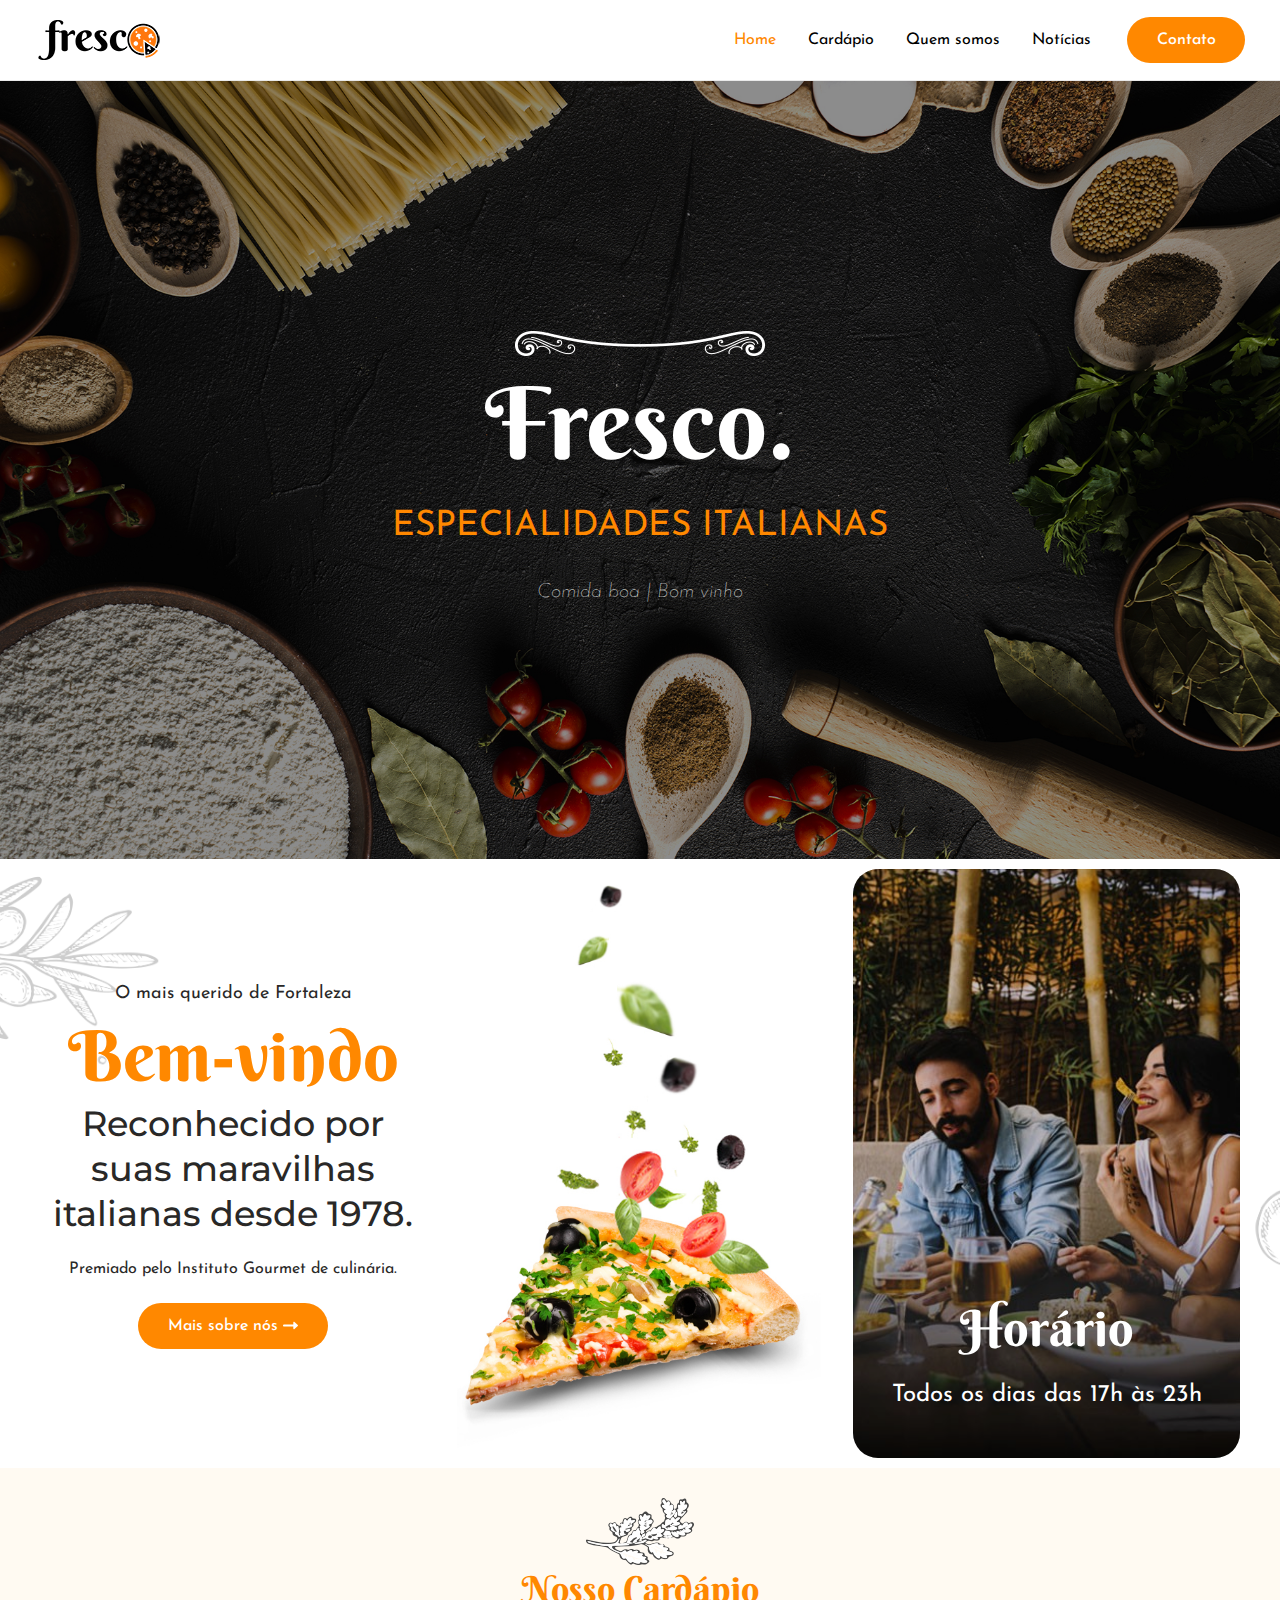
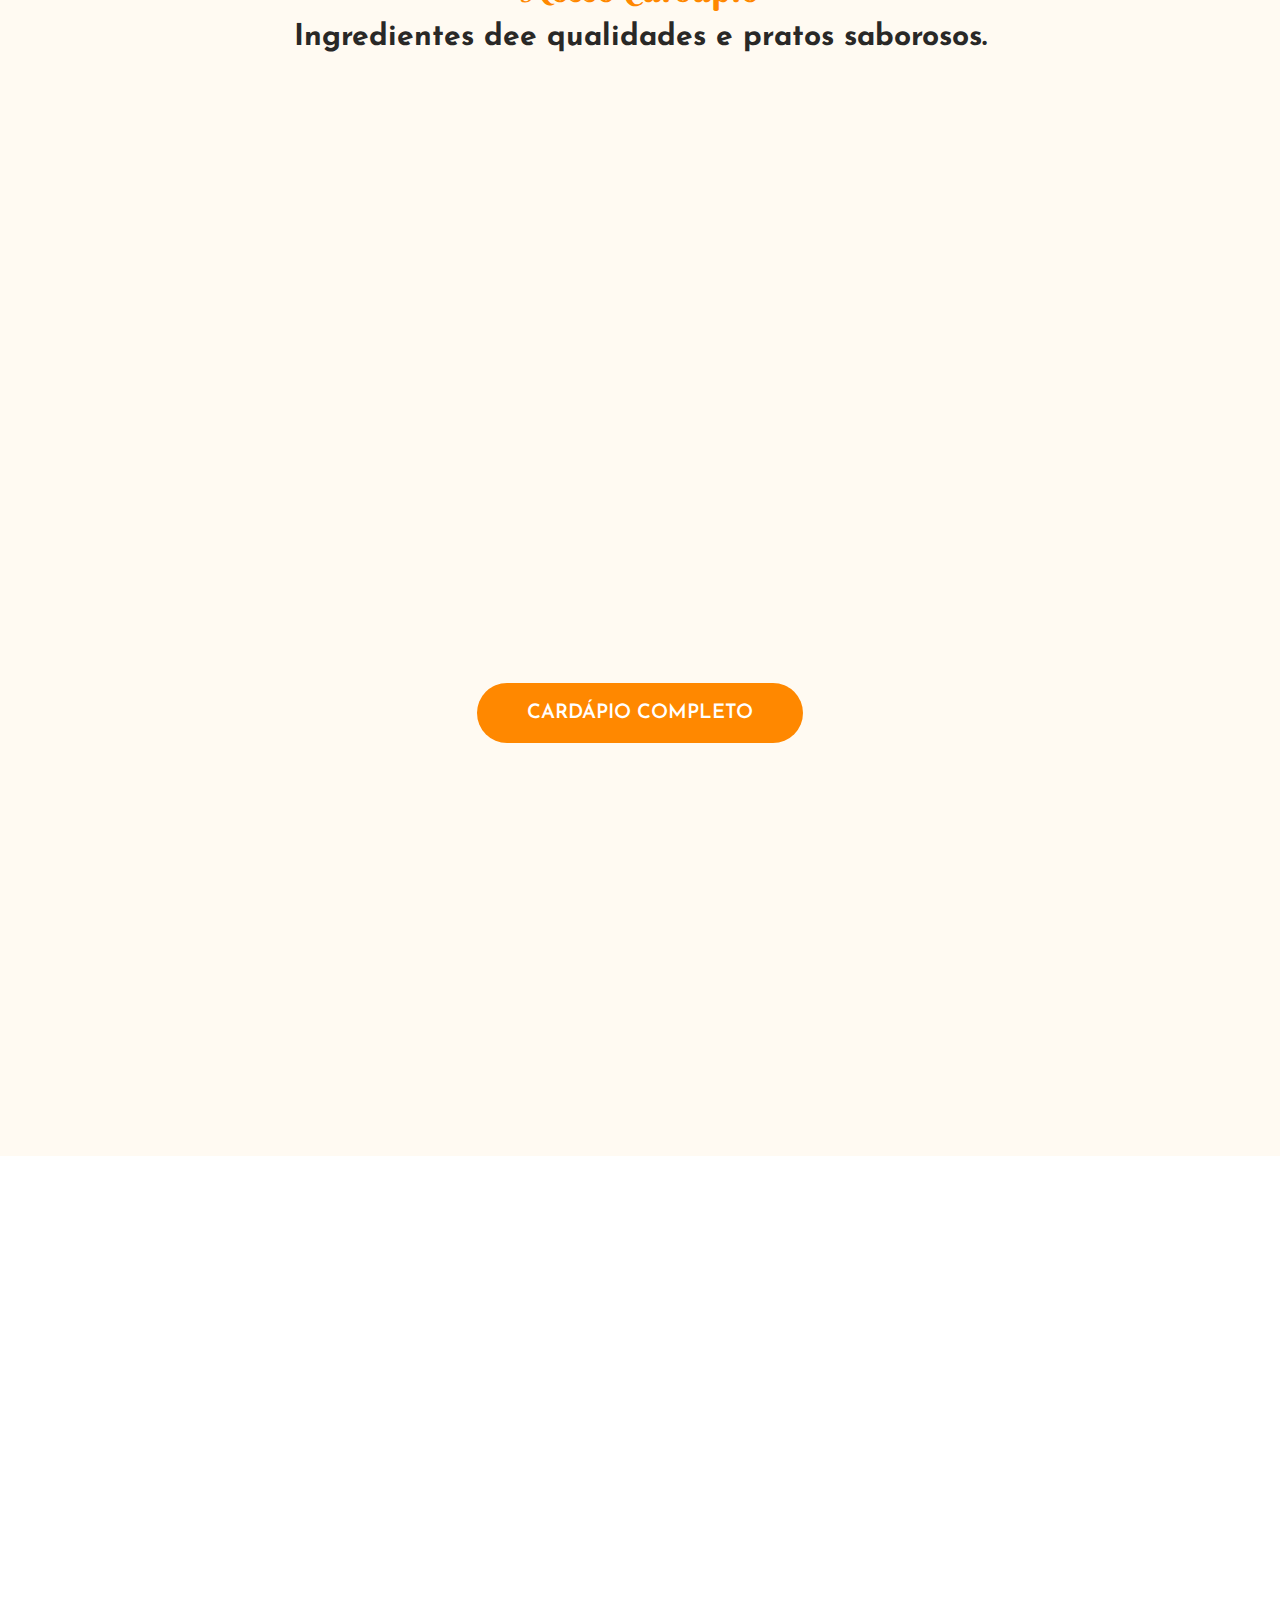
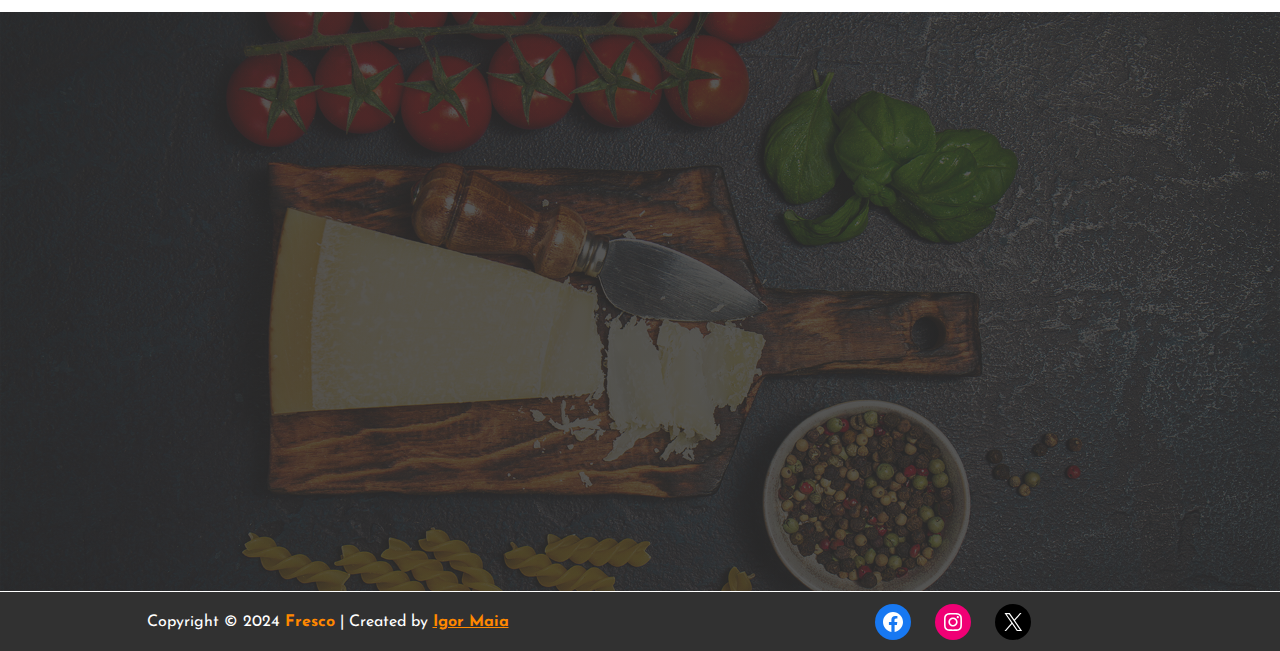
<file: index.html>
<!DOCTYPE html>
<html lang="pt-BR">
<head>
<meta charset="UTF-8">
<meta name="viewport" content="width=device-width, initial-scale=1">
	 <link rel="profile" href="https://gmpg.org/xfn/11"> 
	 <title>Fresco &#8211; Culinária Italiana</title>
<link rel="stylesheet" href="./wp-content/micro-themes/mt/conditional/active/home_x2d_below_fold.css?mts=2#038;ver=6.5.3" id="microthemer-home_x2d_below_fold-css" media="print" onload="this.onload=null; this.media='all';">
<noscript>
<link rel="stylesheet" id="microthemer-home_x2d_below_fold-css" href="./wp-content/micro-themes/mt/conditional/active/home_x2d_below_fold.css?mts=2#038;ver=6.5.3" media="all">
</noscript>
<meta name="robots" content="max-image-preview:large">
<link rel="dns-prefetch" href="//fonts.googleapis.com">
<link rel="alternate" type="application/rss+xml" title="Feed para Fresco &raquo;" href="./feed/index.html">
<link rel="alternate" type="application/rss+xml" title="Feed de comentários para Fresco &raquo;" href="./comments/feed/index.html">
<script>
window._wpemojiSettings = {"baseUrl":"https:\/\/s.w.org\/images\/core\/emoji\/15.0.3\/72x72\/","ext":".png","svgUrl":"https:\/\/s.w.org\/images\/core\/emoji\/15.0.3\/svg\/","svgExt":".svg","source":{"concatemoji":".\/\/wp-includes\/js\/wp-emoji-release.min.js?ver=6.5.3"}};
/*! This file is auto-generated */
!function(i,n){var o,s,e;function c(e){try{var t={supportTests:e,timestamp:(new Date).valueOf()};sessionStorage.setItem(o,JSON.stringify(t))}catch(e){}}function p(e,t,n){e.clearRect(0,0,e.canvas.width,e.canvas.height),e.fillText(t,0,0);var t=new Uint32Array(e.getImageData(0,0,e.canvas.width,e.canvas.height).data),r=(e.clearRect(0,0,e.canvas.width,e.canvas.height),e.fillText(n,0,0),new Uint32Array(e.getImageData(0,0,e.canvas.width,e.canvas.height).data));return t.every(function(e,t){return e===r[t]})}function u(e,t,n){switch(t){case"flag":return n(e,"🏳️‍⚧️","🏳️​⚧️")?!1:!n(e,"🇺🇳","🇺​🇳")&&!n(e,"🏴󠁧󠁢󠁥󠁮󠁧󠁿","🏴​󠁧​󠁢​󠁥​󠁮​󠁧​󠁿");case"emoji":return!n(e,"🐦‍⬛","🐦​⬛")}return!1}function f(e,t,n){var r="undefined"!=typeof WorkerGlobalScope&&self instanceof WorkerGlobalScope?new OffscreenCanvas(300,150):i.createElement("canvas"),a=r.getContext("2d",{willReadFrequently:!0}),o=(a.textBaseline="top",a.font="600 32px Arial",{});return e.forEach(function(e){o[e]=t(a,e,n)}),o}function t(e){var t=i.createElement("script");t.src=e,t.defer=!0,i.head.appendChild(t)}"undefined"!=typeof Promise&&(o="wpEmojiSettingsSupports",s=["flag","emoji"],n.supports={everything:!0,everythingExceptFlag:!0},e=new Promise(function(e){i.addEventListener("DOMContentLoaded",e,{once:!0})}),new Promise(function(t){var n=function(){try{var e=JSON.parse(sessionStorage.getItem(o));if("object"==typeof e&&"number"==typeof e.timestamp&&(new Date).valueOf()<e.timestamp+604800&&"object"==typeof e.supportTests)return e.supportTests}catch(e){}return null}();if(!n){if("undefined"!=typeof Worker&&"undefined"!=typeof OffscreenCanvas&&"undefined"!=typeof URL&&URL.createObjectURL&&"undefined"!=typeof Blob)try{var e="postMessage("+f.toString()+"("+[JSON.stringify(s),u.toString(),p.toString()].join(",")+"));",r=new Blob([e],{type:"text/javascript"}),a=new Worker(URL.createObjectURL(r),{name:"wpTestEmojiSupports"});return void(a.onmessage=function(e){c(n=e.data),a.terminate(),t(n)})}catch(e){}c(n=f(s,u,p))}t(n)}).then(function(e){for(var t in e)n.supports[t]=e[t],n.supports.everything=n.supports.everything&&n.supports[t],"flag"!==t&&(n.supports.everythingExceptFlag=n.supports.everythingExceptFlag&&n.supports[t]);n.supports.everythingExceptFlag=n.supports.everythingExceptFlag&&!n.supports.flag,n.DOMReady=!1,n.readyCallback=function(){n.DOMReady=!0}}).then(function(){return e}).then(function(){var e;n.supports.everything||(n.readyCallback(),(e=n.source||{}).concatemoji?t(e.concatemoji):e.wpemoji&&e.twemoji&&(t(e.twemoji),t(e.wpemoji)))}))}((window,document),window._wpemojiSettings);
</script>
<link rel="stylesheet" id="astra-theme-css-css" href="./wp-content/themes/astra/assets/css/minified/main.min.css?ver=4.6.16" media="all">
<style id="astra-theme-css-inline-css">:root{--ast-post-nav-space:0;--ast-container-default-xlg-padding:2.5em;--ast-container-default-lg-padding:2.5em;--ast-container-default-slg-padding:2em;--ast-container-default-md-padding:2.5em;--ast-container-default-sm-padding:2.5em;--ast-container-default-xs-padding:2.4em;--ast-container-default-xxs-padding:1.8em;--ast-code-block-background:#ECEFF3;--ast-comment-inputs-background:#F9FAFB;--ast-normal-container-width:1200px;--ast-narrow-container-width:750px;--ast-blog-title-font-weight:600;--ast-blog-meta-weight:600;}html{font-size:100%;}a{color:#ff8800;}a:hover,a:focus{color:#292827;}body,button,input,select,textarea,.ast-button,.ast-custom-button{font-family:'Josefin Sans',sans-serif;font-weight:400;font-size:16px;font-size:1rem;line-height:var(--ast-body-line-height,1.65);}blockquote{color:#000000;}h1,.entry-content h1,h2,.entry-content h2,h3,.entry-content h3,h4,.entry-content h4,h5,.entry-content h5,h6,.entry-content h6,.site-title,.site-title a{font-family:'Berkshire Swash',handwriting;}.site-title{font-size:26px;font-size:1.625rem;display:none;}.site-header .site-description{font-size:15px;font-size:0.9375rem;display:none;}.entry-title{font-size:20px;font-size:1.25rem;}.ast-blog-single-element.ast-taxonomy-container a{font-size:14px;font-size:0.875rem;}.ast-blog-meta-container{font-size:13px;font-size:0.8125rem;}.archive .ast-article-post .ast-article-inner,.blog .ast-article-post .ast-article-inner,.archive .ast-article-post .ast-article-inner:hover,.blog .ast-article-post .ast-article-inner:hover{border-top-left-radius:6px;border-top-right-radius:6px;border-bottom-right-radius:6px;border-bottom-left-radius:6px;overflow:hidden;}h1,.entry-content h1{font-size:140px;font-size:8.75rem;font-family:'Berkshire Swash',handwriting;line-height:1.4em;}h2,.entry-content h2{font-size:50px;font-size:3.125rem;font-family:'Berkshire Swash',handwriting;line-height:1.3em;}h3,.entry-content h3{font-size:36px;font-size:2.25rem;font-family:'Berkshire Swash',handwriting;line-height:1.3em;}h4,.entry-content h4{font-size:28px;font-size:1.75rem;line-height:1.2em;font-family:'Berkshire Swash',handwriting;}h5,.entry-content h5{font-size:22px;font-size:1.375rem;line-height:1.2em;font-family:'Berkshire Swash',handwriting;}h6,.entry-content h6{font-size:18px;font-size:1.125rem;line-height:1.25em;font-family:'Berkshire Swash',handwriting;}::selection{background-color:#ff8800;color:#000000;}body,h1,.entry-title a,.entry-content h1,h2,.entry-content h2,h3,.entry-content h3,h4,.entry-content h4,h5,.entry-content h5,h6,.entry-content h6{color:#292827;}.tagcloud a:hover,.tagcloud a:focus,.tagcloud a.current-item{color:#000000;border-color:#ff8800;background-color:#ff8800;}input:focus,input[type="text"]:focus,input[type="email"]:focus,input[type="url"]:focus,input[type="password"]:focus,input[type="reset"]:focus,input[type="search"]:focus,textarea:focus{border-color:#ff8800;}input[type="radio"]:checked,input[type=reset],input[type="checkbox"]:checked,input[type="checkbox"]:hover:checked,input[type="checkbox"]:focus:checked,input[type=range]::-webkit-slider-thumb{border-color:#ff8800;background-color:#ff8800;box-shadow:none;}.site-footer a:hover + .post-count,.site-footer a:focus + .post-count{background:#ff8800;border-color:#ff8800;}.single .nav-links .nav-previous,.single .nav-links .nav-next{color:#ff8800;}.entry-meta,.entry-meta *{line-height:1.45;color:#ff8800;font-weight:600;}.entry-meta a:not(.ast-button):hover,.entry-meta a:not(.ast-button):hover *,.entry-meta a:not(.ast-button):focus,.entry-meta a:not(.ast-button):focus *,.page-links > .page-link,.page-links .page-link:hover,.post-navigation a:hover{color:#292827;}#cat option,.secondary .calendar_wrap thead a,.secondary .calendar_wrap thead a:visited{color:#ff8800;}.secondary .calendar_wrap #today,.ast-progress-val span{background:#ff8800;}.secondary a:hover + .post-count,.secondary a:focus + .post-count{background:#ff8800;border-color:#ff8800;}.calendar_wrap #today > a{color:#000000;}.page-links .page-link,.single .post-navigation a{color:#292827;}.ast-search-menu-icon .search-form button.search-submit{padding:0 4px;}.ast-search-menu-icon form.search-form{padding-right:0;}.ast-search-menu-icon.slide-search input.search-field{width:0;}.ast-header-search .ast-search-menu-icon.ast-dropdown-active .search-form,.ast-header-search .ast-search-menu-icon.ast-dropdown-active .search-field:focus{transition:all 0.2s;}.search-form input.search-field:focus{outline:none;}.ast-search-menu-icon .search-form button.search-submit:focus,.ast-theme-transparent-header .ast-header-search .ast-dropdown-active .ast-icon,.ast-theme-transparent-header .ast-inline-search .search-field:focus .ast-icon{color:var(--ast-global-color-1);}.ast-header-search .slide-search .search-form{border:2px solid var(--ast-global-color-0);}.ast-header-search .slide-search .search-field{background-color:#fff;}.ast-archive-title{color:var(--ast-global-color-2);}.widget-title,.widget .wp-block-heading{font-size:22px;font-size:1.375rem;color:var(--ast-global-color-2);}.ast-single-post .entry-content a,.ast-comment-content a:not(.ast-comment-edit-reply-wrap a){text-decoration:underline;}.ast-single-post .elementor-button-wrapper .elementor-button,.ast-single-post .entry-content .uagb-tab a,.ast-single-post .entry-content .uagb-ifb-cta a,.ast-single-post .entry-content .uabb-module-content a,.ast-single-post .entry-content .uagb-post-grid a,.ast-single-post .entry-content .uagb-timeline a,.ast-single-post .entry-content .uagb-toc__wrap a,.ast-single-post .entry-content .uagb-taxomony-box a,.ast-single-post .entry-content .woocommerce a,.entry-content .wp-block-latest-posts > li > a,.ast-single-post .entry-content .wp-block-file__button,li.ast-post-filter-single,.ast-single-post .ast-comment-content .comment-reply-link,.ast-single-post .ast-comment-content .comment-edit-link{text-decoration:none;}.ast-search-menu-icon.slide-search a:focus-visible:focus-visible,.astra-search-icon:focus-visible,#close:focus-visible,a:focus-visible,.ast-menu-toggle:focus-visible,.site .skip-link:focus-visible,.wp-block-loginout input:focus-visible,.wp-block-search.wp-block-search__button-inside .wp-block-search__inside-wrapper,.ast-header-navigation-arrow:focus-visible,.woocommerce .wc-proceed-to-checkout > .checkout-button:focus-visible,.woocommerce .woocommerce-MyAccount-navigation ul li a:focus-visible,.ast-orders-table__row .ast-orders-table__cell:focus-visible,.woocommerce .woocommerce-order-details .order-again > .button:focus-visible,.woocommerce .woocommerce-message a.button.wc-forward:focus-visible,.woocommerce #minus_qty:focus-visible,.woocommerce #plus_qty:focus-visible,a#ast-apply-coupon:focus-visible,.woocommerce .woocommerce-info a:focus-visible,.woocommerce .astra-shop-summary-wrap a:focus-visible,.woocommerce a.wc-forward:focus-visible,#ast-apply-coupon:focus-visible,.woocommerce-js .woocommerce-mini-cart-item a.remove:focus-visible,#close:focus-visible,.button.search-submit:focus-visible,#search_submit:focus,.normal-search:focus-visible,.ast-header-account-wrap:focus-visible{outline-style:dotted;outline-color:inherit;outline-width:thin;}input:focus,input[type="text"]:focus,input[type="email"]:focus,input[type="url"]:focus,input[type="password"]:focus,input[type="reset"]:focus,input[type="search"]:focus,input[type="number"]:focus,textarea:focus,.wp-block-search__input:focus,[data-section="section-header-mobile-trigger"] .ast-button-wrap .ast-mobile-menu-trigger-minimal:focus,.ast-mobile-popup-drawer.active .menu-toggle-close:focus,.woocommerce-ordering select.orderby:focus,#ast-scroll-top:focus,#coupon_code:focus,.woocommerce-page #comment:focus,.woocommerce #reviews #respond input#submit:focus,.woocommerce a.add_to_cart_button:focus,.woocommerce .button.single_add_to_cart_button:focus,.woocommerce .woocommerce-cart-form button:focus,.woocommerce .woocommerce-cart-form__cart-item .quantity .qty:focus,.woocommerce .woocommerce-billing-fields .woocommerce-billing-fields__field-wrapper .woocommerce-input-wrapper > .input-text:focus,.woocommerce #order_comments:focus,.woocommerce #place_order:focus,.woocommerce .woocommerce-address-fields .woocommerce-address-fields__field-wrapper .woocommerce-input-wrapper > .input-text:focus,.woocommerce .woocommerce-MyAccount-content form button:focus,.woocommerce .woocommerce-MyAccount-content .woocommerce-EditAccountForm .woocommerce-form-row .woocommerce-Input.input-text:focus,.woocommerce .ast-woocommerce-container .woocommerce-pagination ul.page-numbers li a:focus,body #content .woocommerce form .form-row .select2-container--default .select2-selection--single:focus,#ast-coupon-code:focus,.woocommerce.woocommerce-js .quantity input[type=number]:focus,.woocommerce-js .woocommerce-mini-cart-item .quantity input[type=number]:focus,.woocommerce p#ast-coupon-trigger:focus{border-style:dotted;border-color:inherit;border-width:thin;}input{outline:none;}.ast-logo-title-inline .site-logo-img{padding-right:1em;}.site-logo-img img{ transition:all 0.2s linear;}body .ast-oembed-container *{position:absolute;top:0;width:100%;height:100%;left:0;}body .wp-block-embed-pocket-casts .ast-oembed-container *{position:unset;}.ast-single-post-featured-section + article {margin-top: 2em;}.site-content .ast-single-post-featured-section img {width: 100%;overflow: hidden;object-fit: cover;}.ast-separate-container .site-content .ast-single-post-featured-section + article {margin-top: -80px;z-index: 9;position: relative;border-radius: 4px;}@media (min-width: 922px) {.ast-no-sidebar .site-content .ast-article-image-container--wide {margin-left: -120px;margin-right: -120px;max-width: unset;width: unset;}.ast-left-sidebar .site-content .ast-article-image-container--wide,.ast-right-sidebar .site-content .ast-article-image-container--wide {margin-left: -10px;margin-right: -10px;}.site-content .ast-article-image-container--full {margin-left: calc( -50vw + 50%);margin-right: calc( -50vw + 50%);max-width: 100vw;width: 100vw;}.ast-left-sidebar .site-content .ast-article-image-container--full,.ast-right-sidebar .site-content .ast-article-image-container--full {margin-left: -10px;margin-right: -10px;max-width: inherit;width: auto;}}.site > .ast-single-related-posts-container {margin-top: 0;}@media (min-width: 922px) {.ast-desktop .ast-container--narrow {max-width: var(--ast-narrow-container-width);margin: 0 auto;}}.ast-page-builder-template .hentry {margin: 0;}.ast-page-builder-template .site-content > .ast-container {max-width: 100%;padding: 0;}.ast-page-builder-template .site .site-content #primary {padding: 0;margin: 0;}.ast-page-builder-template .no-results {text-align: center;margin: 4em auto;}.ast-page-builder-template .ast-pagination {padding: 2em;}.ast-page-builder-template .entry-header.ast-no-title.ast-no-thumbnail {margin-top: 0;}.ast-page-builder-template .entry-header.ast-header-without-markup {margin-top: 0;margin-bottom: 0;}.ast-page-builder-template .entry-header.ast-no-title.ast-no-meta {margin-bottom: 0;}.ast-page-builder-template.single .post-navigation {padding-bottom: 2em;}.ast-page-builder-template.single-post .site-content > .ast-container {max-width: 100%;}.ast-page-builder-template .entry-header {margin-top: 2em;margin-left: auto;margin-right: auto;}.ast-page-builder-template .ast-archive-description {margin: 2em auto 0;padding-left: 20px;padding-right: 20px;}.ast-page-builder-template .ast-row {margin-left: 0;margin-right: 0;}.single.ast-page-builder-template .entry-header + .entry-content,.single.ast-page-builder-template .ast-single-entry-banner + .site-content article .entry-content {margin-bottom: 2em;}@media(min-width: 921px) {.ast-page-builder-template.archive.ast-right-sidebar .ast-row article,.ast-page-builder-template.archive.ast-left-sidebar .ast-row article {padding-left: 0;padding-right: 0;}}input[type="text"],input[type="number"],input[type="email"],input[type="url"],input[type="password"],input[type="search"],input[type=reset],input[type=tel],input[type=date],select,textarea{font-size:16px;font-style:normal;font-weight:400;line-height:24px;width:100%;padding:12px 16px;border-radius:4px;box-shadow:0px 1px 2px 0px rgba(0,0,0,0.05);color:var(--ast-form-input-text,#475569);}input[type="text"],input[type="number"],input[type="email"],input[type="url"],input[type="password"],input[type="search"],input[type=reset],input[type=tel],input[type=date],select{height:40px;}input[type="date"]{border-width:1px;border-style:solid;border-color:var(--ast-border-color);}input[type="text"]:focus,input[type="number"]:focus,input[type="email"]:focus,input[type="url"]:focus,input[type="password"]:focus,input[type="search"]:focus,input[type=reset]:focus,input[type="tel"]:focus,input[type="date"]:focus,select:focus,textarea:focus{border-color:#046BD2;box-shadow:none;outline:none;color:var(--ast-form-input-focus-text,#475569);}label,legend{color:#111827;font-size:14px;font-style:normal;font-weight:500;line-height:20px;}select{padding:6px 10px;}fieldset{padding:30px;border-radius:4px;}button,.ast-button,.button,input[type="button"],input[type="reset"],input[type="submit"]{border-radius:4px;box-shadow:0px 1px 2px 0px rgba(0,0,0,0.05);}:root{--ast-comment-inputs-background:#FFF;}::placeholder{color:var(--ast-form-field-color,#9CA3AF);}::-ms-input-placeholder{color:var(--ast-form-field-color,#9CA3AF);}@media (max-width:921.9px){#ast-desktop-header{display:none;}}@media (min-width:922px){#ast-mobile-header{display:none;}}.wp-block-buttons.aligncenter{justify-content:center;}@media (max-width:921px){.ast-theme-transparent-header #primary,.ast-theme-transparent-header #secondary{padding:0;}}@media (max-width:921px){.ast-plain-container.ast-no-sidebar #primary{padding:0;}}.ast-plain-container.ast-no-sidebar #primary{margin-top:0;margin-bottom:0;}.wp-block-button.is-style-outline .wp-block-button__link{border-color:#ff8800;}div.wp-block-button.is-style-outline > .wp-block-button__link:not(.has-text-color),div.wp-block-button.wp-block-button__link.is-style-outline:not(.has-text-color){color:#ff8800;}.wp-block-button.is-style-outline .wp-block-button__link:hover,.wp-block-buttons .wp-block-button.is-style-outline .wp-block-button__link:focus,.wp-block-buttons .wp-block-button.is-style-outline > .wp-block-button__link:not(.has-text-color):hover,.wp-block-buttons .wp-block-button.wp-block-button__link.is-style-outline:not(.has-text-color):hover{color:#ffffff;background-color:#292827;border-color:#292827;}.post-page-numbers.current .page-link,.ast-pagination .page-numbers.current{color:#000000;border-color:#ff8800;background-color:#ff8800;}.wp-block-buttons .wp-block-button.is-style-outline .wp-block-button__link.wp-element-button,.ast-outline-button,.wp-block-uagb-buttons-child .uagb-buttons-repeater.ast-outline-button{border-color:#ff8800;font-family:inherit;font-weight:500;font-size:16px;font-size:1rem;line-height:1em;padding-top:13px;padding-right:30px;padding-bottom:13px;padding-left:30px;}.wp-block-buttons .wp-block-button.is-style-outline > .wp-block-button__link:not(.has-text-color),.wp-block-buttons .wp-block-button.wp-block-button__link.is-style-outline:not(.has-text-color),.ast-outline-button{color:#ff8800;}.wp-block-button.is-style-outline .wp-block-button__link:hover,.wp-block-buttons .wp-block-button.is-style-outline .wp-block-button__link:focus,.wp-block-buttons .wp-block-button.is-style-outline > .wp-block-button__link:not(.has-text-color):hover,.wp-block-buttons .wp-block-button.wp-block-button__link.is-style-outline:not(.has-text-color):hover,.ast-outline-button:hover,.ast-outline-button:focus,.wp-block-uagb-buttons-child .uagb-buttons-repeater.ast-outline-button:hover,.wp-block-uagb-buttons-child .uagb-buttons-repeater.ast-outline-button:focus{color:#ffffff;background-color:#292827;border-color:#292827;}.ast-single-post .entry-content a.ast-outline-button,.ast-single-post .entry-content .is-style-outline>.wp-block-button__link{text-decoration:none;}.uagb-buttons-repeater.ast-outline-button{border-radius:9999px;}@media (max-width:921px){.wp-block-buttons .wp-block-button.is-style-outline .wp-block-button__link.wp-element-button,.ast-outline-button,.wp-block-uagb-buttons-child .uagb-buttons-repeater.ast-outline-button{padding-top:12px;padding-right:28px;padding-bottom:12px;padding-left:28px;}}@media (max-width:544px){.wp-block-buttons .wp-block-button.is-style-outline .wp-block-button__link.wp-element-button,.ast-outline-button,.wp-block-uagb-buttons-child .uagb-buttons-repeater.ast-outline-button{padding-top:10px;padding-right:24px;padding-bottom:10px;padding-left:24px;}}.entry-content[ast-blocks-layout] > figure{margin-bottom:1em;}h1.widget-title{font-weight:inherit;}h2.widget-title{font-weight:inherit;}h3.widget-title{font-weight:inherit;}#page{display:flex;flex-direction:column;min-height:100vh;}.ast-404-layout-1 h1.page-title{color:var(--ast-global-color-2);}.single .post-navigation a{line-height:1em;height:inherit;}.error-404 .page-sub-title{font-size:1.5rem;font-weight:inherit;}.search .site-content .content-area .search-form{margin-bottom:0;}#page .site-content{flex-grow:1;}.widget{margin-bottom:1.25em;}#secondary li{line-height:1.5em;}#secondary .wp-block-group h2{margin-bottom:0.7em;}#secondary h2{font-size:1.7rem;}.ast-separate-container .ast-article-post,.ast-separate-container .ast-article-single,.ast-separate-container .comment-respond{padding:3em;}.ast-separate-container .ast-article-single .ast-article-single{padding:0;}.ast-article-single .wp-block-post-template-is-layout-grid{padding-left:0;}.ast-separate-container .comments-title,.ast-narrow-container .comments-title{padding:1.5em 2em;}.ast-page-builder-template .comment-form-textarea,.ast-comment-formwrap .ast-grid-common-col{padding:0;}.ast-comment-formwrap{padding:0;display:inline-flex;column-gap:20px;width:100%;margin-left:0;margin-right:0;}.comments-area textarea#comment:focus,.comments-area textarea#comment:active,.comments-area .ast-comment-formwrap input[type="text"]:focus,.comments-area .ast-comment-formwrap input[type="text"]:active {box-shadow:none;outline:none;}.archive.ast-page-builder-template .entry-header{margin-top:2em;}.ast-page-builder-template .ast-comment-formwrap{width:100%;}.entry-title{margin-bottom:0.6em;}.ast-archive-description p{font-size:inherit;font-weight:inherit;line-height:inherit;}.ast-separate-container .ast-comment-list li.depth-1,.hentry{margin-bottom:1.5em;}.site-content section.ast-archive-description{margin-bottom:2em;}@media (min-width:921px){.ast-left-sidebar.ast-page-builder-template #secondary,.archive.ast-right-sidebar.ast-page-builder-template .site-main{padding-left:20px;padding-right:20px;}}@media (max-width:544px){.ast-comment-formwrap.ast-row{column-gap:10px;display:inline-block;}#ast-commentform .ast-grid-common-col{position:relative;width:100%;}}@media (min-width:1201px){.ast-separate-container .ast-article-post,.ast-separate-container .ast-article-single,.ast-separate-container .ast-author-box,.ast-separate-container .ast-404-layout-1,.ast-separate-container .no-results{padding:3em;}}@media (max-width:921px){.ast-separate-container #primary,.ast-separate-container #secondary{padding:1.5em 0;}#primary,#secondary{padding:1.5em 0;margin:0;}.ast-left-sidebar #content > .ast-container{display:flex;flex-direction:column-reverse;width:100%;}}@media (min-width:922px){.ast-separate-container.ast-right-sidebar #primary,.ast-separate-container.ast-left-sidebar #primary{border:0;}.search-no-results.ast-separate-container #primary{margin-bottom:4em;}}.wp-block-button .wp-block-button__link{color:#000000;}.wp-block-button .wp-block-button__link:hover,.wp-block-button .wp-block-button__link:focus{color:#ffffff;background-color:#292827;border-color:#292827;}.wp-block-button .wp-block-button__link,.wp-block-search .wp-block-search__button,body .wp-block-file .wp-block-file__button{border-color:#ff8800;background-color:#ff8800;color:#000000;font-family:inherit;font-weight:500;line-height:1em;font-size:16px;font-size:1rem;padding-top:15px;padding-right:30px;padding-bottom:15px;padding-left:30px;}.ast-single-post .entry-content .wp-block-button .wp-block-button__link,.ast-single-post .entry-content .wp-block-search .wp-block-search__button,body .entry-content .wp-block-file .wp-block-file__button{text-decoration:none;}@media (max-width:921px){.wp-block-button .wp-block-button__link,.wp-block-search .wp-block-search__button,body .wp-block-file .wp-block-file__button{padding-top:14px;padding-right:28px;padding-bottom:14px;padding-left:28px;}}@media (max-width:544px){.wp-block-button .wp-block-button__link,.wp-block-search .wp-block-search__button,body .wp-block-file .wp-block-file__button{padding-top:12px;padding-right:24px;padding-bottom:12px;padding-left:24px;}}.menu-toggle,button,.ast-button,.ast-custom-button,.button,input#submit,input[type="button"],input[type="submit"],input[type="reset"],#comments .submit,.search .search-submit,form[CLASS*="wp-block-search__"].wp-block-search .wp-block-search__inside-wrapper .wp-block-search__button,body .wp-block-file .wp-block-file__button,.search .search-submit,.woocommerce-js a.button,.woocommerce button.button,.woocommerce .woocommerce-message a.button,.woocommerce #respond input#submit.alt,.woocommerce input.button.alt,.woocommerce input.button,.woocommerce input.button:disabled,.woocommerce input.button:disabled[disabled],.woocommerce input.button:disabled:hover,.woocommerce input.button:disabled[disabled]:hover,.woocommerce #respond input#submit,.woocommerce button.button.alt.disabled,.wc-block-grid__products .wc-block-grid__product .wp-block-button__link,.wc-block-grid__product-onsale,[CLASS*="wc-block"] button,.woocommerce-js .astra-cart-drawer .astra-cart-drawer-content .woocommerce-mini-cart__buttons .button:not(.checkout):not(.ast-continue-shopping),.woocommerce-js .astra-cart-drawer .astra-cart-drawer-content .woocommerce-mini-cart__buttons a.checkout,.woocommerce button.button.alt.disabled.wc-variation-selection-needed,[CLASS*="wc-block"] .wc-block-components-button{border-style:solid;border-top-width:0;border-right-width:0;border-left-width:0;border-bottom-width:0;color:#000000;border-color:#ff8800;background-color:#ff8800;padding-top:15px;padding-right:30px;padding-bottom:15px;padding-left:30px;font-family:inherit;font-weight:500;font-size:16px;font-size:1rem;line-height:1em;}button:focus,.menu-toggle:hover,button:hover,.ast-button:hover,.ast-custom-button:hover .button:hover,.ast-custom-button:hover ,input[type=reset]:hover,input[type=reset]:focus,input#submit:hover,input#submit:focus,input[type="button"]:hover,input[type="button"]:focus,input[type="submit"]:hover,input[type="submit"]:focus,form[CLASS*="wp-block-search__"].wp-block-search .wp-block-search__inside-wrapper .wp-block-search__button:hover,form[CLASS*="wp-block-search__"].wp-block-search .wp-block-search__inside-wrapper .wp-block-search__button:focus,body .wp-block-file .wp-block-file__button:hover,body .wp-block-file .wp-block-file__button:focus,.woocommerce-js a.button:hover,.woocommerce button.button:hover,.woocommerce .woocommerce-message a.button:hover,.woocommerce #respond input#submit:hover,.woocommerce #respond input#submit.alt:hover,.woocommerce input.button.alt:hover,.woocommerce input.button:hover,.woocommerce button.button.alt.disabled:hover,.wc-block-grid__products .wc-block-grid__product .wp-block-button__link:hover,[CLASS*="wc-block"] button:hover,.woocommerce-js .astra-cart-drawer .astra-cart-drawer-content .woocommerce-mini-cart__buttons .button:not(.checkout):not(.ast-continue-shopping):hover,.woocommerce-js .astra-cart-drawer .astra-cart-drawer-content .woocommerce-mini-cart__buttons a.checkout:hover,.woocommerce button.button.alt.disabled.wc-variation-selection-needed:hover,[CLASS*="wc-block"] .wc-block-components-button:hover,[CLASS*="wc-block"] .wc-block-components-button:focus{color:#ffffff;background-color:#292827;border-color:#292827;}form[CLASS*="wp-block-search__"].wp-block-search .wp-block-search__inside-wrapper .wp-block-search__button.has-icon{padding-top:calc(15px - 3px);padding-right:calc(30px - 3px);padding-bottom:calc(15px - 3px);padding-left:calc(30px - 3px);}@media (max-width:921px){.menu-toggle,button,.ast-button,.ast-custom-button,.button,input#submit,input[type="button"],input[type="submit"],input[type="reset"],#comments .submit,.search .search-submit,form[CLASS*="wp-block-search__"].wp-block-search .wp-block-search__inside-wrapper .wp-block-search__button,body .wp-block-file .wp-block-file__button,.search .search-submit,.woocommerce-js a.button,.woocommerce button.button,.woocommerce .woocommerce-message a.button,.woocommerce #respond input#submit.alt,.woocommerce input.button.alt,.woocommerce input.button,.woocommerce input.button:disabled,.woocommerce input.button:disabled[disabled],.woocommerce input.button:disabled:hover,.woocommerce input.button:disabled[disabled]:hover,.woocommerce #respond input#submit,.woocommerce button.button.alt.disabled,.wc-block-grid__products .wc-block-grid__product .wp-block-button__link,.wc-block-grid__product-onsale,[CLASS*="wc-block"] button,.woocommerce-js .astra-cart-drawer .astra-cart-drawer-content .woocommerce-mini-cart__buttons .button:not(.checkout):not(.ast-continue-shopping),.woocommerce-js .astra-cart-drawer .astra-cart-drawer-content .woocommerce-mini-cart__buttons a.checkout,.woocommerce button.button.alt.disabled.wc-variation-selection-needed,[CLASS*="wc-block"] .wc-block-components-button{padding-top:14px;padding-right:28px;padding-bottom:14px;padding-left:28px;}}@media (max-width:544px){.menu-toggle,button,.ast-button,.ast-custom-button,.button,input#submit,input[type="button"],input[type="submit"],input[type="reset"],#comments .submit,.search .search-submit,form[CLASS*="wp-block-search__"].wp-block-search .wp-block-search__inside-wrapper .wp-block-search__button,body .wp-block-file .wp-block-file__button,.search .search-submit,.woocommerce-js a.button,.woocommerce button.button,.woocommerce .woocommerce-message a.button,.woocommerce #respond input#submit.alt,.woocommerce input.button.alt,.woocommerce input.button,.woocommerce input.button:disabled,.woocommerce input.button:disabled[disabled],.woocommerce input.button:disabled:hover,.woocommerce input.button:disabled[disabled]:hover,.woocommerce #respond input#submit,.woocommerce button.button.alt.disabled,.wc-block-grid__products .wc-block-grid__product .wp-block-button__link,.wc-block-grid__product-onsale,[CLASS*="wc-block"] button,.woocommerce-js .astra-cart-drawer .astra-cart-drawer-content .woocommerce-mini-cart__buttons .button:not(.checkout):not(.ast-continue-shopping),.woocommerce-js .astra-cart-drawer .astra-cart-drawer-content .woocommerce-mini-cart__buttons a.checkout,.woocommerce button.button.alt.disabled.wc-variation-selection-needed,[CLASS*="wc-block"] .wc-block-components-button{padding-top:12px;padding-right:24px;padding-bottom:12px;padding-left:24px;}}@media (max-width:921px){.ast-mobile-header-stack .main-header-bar .ast-search-menu-icon{display:inline-block;}.ast-header-break-point.ast-header-custom-item-outside .ast-mobile-header-stack .main-header-bar .ast-search-icon{margin:0;}.ast-comment-avatar-wrap img{max-width:2.5em;}.ast-comment-meta{padding:0 1.8888em 1.3333em;}}@media (min-width:544px){.ast-container{max-width:100%;}}@media (max-width:544px){.ast-separate-container .ast-article-post,.ast-separate-container .ast-article-single,.ast-separate-container .comments-title,.ast-separate-container .ast-archive-description{padding:1.5em 1em;}.ast-separate-container #content .ast-container{padding-left:0.54em;padding-right:0.54em;}.ast-separate-container .ast-comment-list .bypostauthor{padding:.5em;}.ast-search-menu-icon.ast-dropdown-active .search-field{width:170px;}}.ast-separate-container{background-color:var(--ast-global-color-4);;}@media (max-width:921px){.site-title{display:none;}.site-header .site-description{display:none;}h1,.entry-content h1{font-size:30px;}h2,.entry-content h2{font-size:25px;}h3,.entry-content h3{font-size:20px;}}@media (max-width:544px){.site-title{display:none;}.site-header .site-description{display:none;}h1,.entry-content h1{font-size:30px;}h2,.entry-content h2{font-size:25px;}h3,.entry-content h3{font-size:20px;}}@media (max-width:921px){html{font-size:91.2%;}}@media (max-width:544px){html{font-size:91.2%;}}@media (min-width:922px){.ast-container{max-width:1240px;}}@media (min-width:922px){.site-content .ast-container{display:flex;}}@media (max-width:921px){.site-content .ast-container{flex-direction:column;}}.entry-content h1,.entry-content h2,.entry-content h3,.entry-content h4,.entry-content h5,.entry-content h6{clear:none;}@media (min-width:922px){.main-header-menu .sub-menu .menu-item.ast-left-align-sub-menu:hover > .sub-menu,.main-header-menu .sub-menu .menu-item.ast-left-align-sub-menu.focus > .sub-menu{margin-left:-0px;}}.entry-content li > p{margin-bottom:0;}.site .comments-area{padding-bottom:2em;margin-top:2em;}.wp-block-file {display: flex;align-items: center;flex-wrap: wrap;justify-content: space-between;}.wp-block-pullquote {border: none;}.wp-block-pullquote blockquote::before {content: "\201D";font-family: "Helvetica",sans-serif;display: flex;transform: rotate( 180deg );font-size: 6rem;font-style: normal;line-height: 1;font-weight: bold;align-items: center;justify-content: center;}.has-text-align-right > blockquote::before {justify-content: flex-start;}.has-text-align-left > blockquote::before {justify-content: flex-end;}figure.wp-block-pullquote.is-style-solid-color blockquote {max-width: 100%;text-align: inherit;}html body {--wp--custom--ast-default-block-top-padding: 3em;--wp--custom--ast-default-block-right-padding: 3em;--wp--custom--ast-default-block-bottom-padding: 3em;--wp--custom--ast-default-block-left-padding: 3em;--wp--custom--ast-container-width: 1200px;--wp--custom--ast-content-width-size: 1200px;--wp--custom--ast-wide-width-size: calc(1200px + var(--wp--custom--ast-default-block-left-padding) + var(--wp--custom--ast-default-block-right-padding));}.ast-narrow-container {--wp--custom--ast-content-width-size: 750px;--wp--custom--ast-wide-width-size: 750px;}@media(max-width: 921px) {html body {--wp--custom--ast-default-block-top-padding: 3em;--wp--custom--ast-default-block-right-padding: 2em;--wp--custom--ast-default-block-bottom-padding: 3em;--wp--custom--ast-default-block-left-padding: 2em;}}@media(max-width: 544px) {html body {--wp--custom--ast-default-block-top-padding: 3em;--wp--custom--ast-default-block-right-padding: 1.5em;--wp--custom--ast-default-block-bottom-padding: 3em;--wp--custom--ast-default-block-left-padding: 1.5em;}}.entry-content > .wp-block-group,.entry-content > .wp-block-cover,.entry-content > .wp-block-columns {padding-top: var(--wp--custom--ast-default-block-top-padding);padding-right: var(--wp--custom--ast-default-block-right-padding);padding-bottom: var(--wp--custom--ast-default-block-bottom-padding);padding-left: var(--wp--custom--ast-default-block-left-padding);}.ast-plain-container.ast-no-sidebar .entry-content > .alignfull,.ast-page-builder-template .ast-no-sidebar .entry-content > .alignfull {margin-left: calc( -50vw + 50%);margin-right: calc( -50vw + 50%);max-width: 100vw;width: 100vw;}.ast-plain-container.ast-no-sidebar .entry-content .alignfull .alignfull,.ast-page-builder-template.ast-no-sidebar .entry-content .alignfull .alignfull,.ast-plain-container.ast-no-sidebar .entry-content .alignfull .alignwide,.ast-page-builder-template.ast-no-sidebar .entry-content .alignfull .alignwide,.ast-plain-container.ast-no-sidebar .entry-content .alignwide .alignfull,.ast-page-builder-template.ast-no-sidebar .entry-content .alignwide .alignfull,.ast-plain-container.ast-no-sidebar .entry-content .alignwide .alignwide,.ast-page-builder-template.ast-no-sidebar .entry-content .alignwide .alignwide,.ast-plain-container.ast-no-sidebar .entry-content .wp-block-column .alignfull,.ast-page-builder-template.ast-no-sidebar .entry-content .wp-block-column .alignfull,.ast-plain-container.ast-no-sidebar .entry-content .wp-block-column .alignwide,.ast-page-builder-template.ast-no-sidebar .entry-content .wp-block-column .alignwide {margin-left: auto;margin-right: auto;width: 100%;}[ast-blocks-layout] .wp-block-separator:not(.is-style-dots) {height: 0;}[ast-blocks-layout] .wp-block-separator {margin: 20px auto;}[ast-blocks-layout] .wp-block-separator:not(.is-style-wide):not(.is-style-dots) {max-width: 100px;}[ast-blocks-layout] .wp-block-separator.has-background {padding: 0;}.entry-content[ast-blocks-layout] > * {max-width: var(--wp--custom--ast-content-width-size);margin-left: auto;margin-right: auto;}.entry-content[ast-blocks-layout] > .alignwide {max-width: var(--wp--custom--ast-wide-width-size);}.entry-content[ast-blocks-layout] .alignfull {max-width: none;}.entry-content .wp-block-columns {margin-bottom: 0;}blockquote {margin: 1.5em;border-color: rgba(0,0,0,0.05);}.wp-block-quote:not(.has-text-align-right):not(.has-text-align-center) {border-left: 5px solid rgba(0,0,0,0.05);}.has-text-align-right > blockquote,blockquote.has-text-align-right {border-right: 5px solid rgba(0,0,0,0.05);}.has-text-align-left > blockquote,blockquote.has-text-align-left {border-left: 5px solid rgba(0,0,0,0.05);}.wp-block-site-tagline,.wp-block-latest-posts .read-more {margin-top: 15px;}.wp-block-loginout p label {display: block;}.wp-block-loginout p:not(.login-remember):not(.login-submit) input {width: 100%;}.wp-block-loginout input:focus {border-color: transparent;}.wp-block-loginout input:focus {outline: thin dotted;}.entry-content .wp-block-media-text .wp-block-media-text__content {padding: 0 0 0 8%;}.entry-content .wp-block-media-text.has-media-on-the-right .wp-block-media-text__content {padding: 0 8% 0 0;}.entry-content .wp-block-media-text.has-background .wp-block-media-text__content {padding: 8%;}.entry-content .wp-block-cover:not([class*="background-color"]) .wp-block-cover__inner-container,.entry-content .wp-block-cover:not([class*="background-color"]) .wp-block-cover-image-text,.entry-content .wp-block-cover:not([class*="background-color"]) .wp-block-cover-text,.entry-content .wp-block-cover-image:not([class*="background-color"]) .wp-block-cover__inner-container,.entry-content .wp-block-cover-image:not([class*="background-color"]) .wp-block-cover-image-text,.entry-content .wp-block-cover-image:not([class*="background-color"]) .wp-block-cover-text {color: var(--ast-global-color-5);}.wp-block-loginout .login-remember input {width: 1.1rem;height: 1.1rem;margin: 0 5px 4px 0;vertical-align: middle;}.wp-block-latest-posts > li > *:first-child,.wp-block-latest-posts:not(.is-grid) > li:first-child {margin-top: 0;}.wp-block-search__inside-wrapper .wp-block-search__input {padding: 0 10px;color: var(--ast-global-color-3);background: var(--ast-global-color-5);border-color: var(--ast-border-color);}.wp-block-latest-posts .read-more {margin-bottom: 1.5em;}.wp-block-search__no-button .wp-block-search__inside-wrapper .wp-block-search__input {padding-top: 5px;padding-bottom: 5px;}.wp-block-latest-posts .wp-block-latest-posts__post-date,.wp-block-latest-posts .wp-block-latest-posts__post-author {font-size: 1rem;}.wp-block-latest-posts > li > *,.wp-block-latest-posts:not(.is-grid) > li {margin-top: 12px;margin-bottom: 12px;}.ast-page-builder-template .entry-content[ast-blocks-layout] > *,.ast-page-builder-template .entry-content[ast-blocks-layout] > .alignfull > * {max-width: none;}.ast-page-builder-template .entry-content[ast-blocks-layout] > .alignwide > * {max-width: var(--wp--custom--ast-wide-width-size);}.ast-page-builder-template .entry-content[ast-blocks-layout] > .inherit-container-width > *,.ast-page-builder-template .entry-content[ast-blocks-layout] > * > *,.entry-content[ast-blocks-layout] > .wp-block-cover .wp-block-cover__inner-container {max-width: var(--wp--custom--ast-content-width-size);margin-left: auto;margin-right: auto;}.entry-content[ast-blocks-layout] .wp-block-cover:not(.alignleft):not(.alignright) {width: auto;}@media(max-width: 1200px) {.ast-separate-container .entry-content > .alignfull,.ast-separate-container .entry-content[ast-blocks-layout] > .alignwide,.ast-plain-container .entry-content[ast-blocks-layout] > .alignwide,.ast-plain-container .entry-content .alignfull {margin-left: calc(-1 * min(var(--ast-container-default-xlg-padding),20px)) ;margin-right: calc(-1 * min(var(--ast-container-default-xlg-padding),20px));}}@media(min-width: 1201px) {.ast-separate-container .entry-content > .alignfull {margin-left: calc(-1 * var(--ast-container-default-xlg-padding) );margin-right: calc(-1 * var(--ast-container-default-xlg-padding) );}.ast-separate-container .entry-content[ast-blocks-layout] > .alignwide,.ast-plain-container .entry-content[ast-blocks-layout] > .alignwide {margin-left: calc(-1 * var(--wp--custom--ast-default-block-left-padding) );margin-right: calc(-1 * var(--wp--custom--ast-default-block-right-padding) );}}@media(min-width: 921px) {.ast-separate-container .entry-content .wp-block-group.alignwide:not(.inherit-container-width) > :where(:not(.alignleft):not(.alignright)),.ast-plain-container .entry-content .wp-block-group.alignwide:not(.inherit-container-width) > :where(:not(.alignleft):not(.alignright)) {max-width: calc( var(--wp--custom--ast-content-width-size) + 80px );}.ast-plain-container.ast-right-sidebar .entry-content[ast-blocks-layout] .alignfull,.ast-plain-container.ast-left-sidebar .entry-content[ast-blocks-layout] .alignfull {margin-left: -60px;margin-right: -60px;}}@media(min-width: 544px) {.entry-content > .alignleft {margin-right: 20px;}.entry-content > .alignright {margin-left: 20px;}}@media (max-width:544px){.wp-block-columns .wp-block-column:not(:last-child){margin-bottom:20px;}.wp-block-latest-posts{margin:0;}}@media( max-width: 600px ) {.entry-content .wp-block-media-text .wp-block-media-text__content,.entry-content .wp-block-media-text.has-media-on-the-right .wp-block-media-text__content {padding: 8% 0 0;}.entry-content .wp-block-media-text.has-background .wp-block-media-text__content {padding: 8%;}}.ast-page-builder-template .entry-header {padding-left: 0;}.ast-narrow-container .site-content .wp-block-uagb-image--align-full .wp-block-uagb-image__figure {max-width: 100%;margin-left: auto;margin-right: auto;}.entry-content ul,.entry-content ol {padding: revert;margin: revert;padding-left: 20px;}:root .has-ast-global-color-0-color{color:var(--ast-global-color-0);}:root .has-ast-global-color-0-background-color{background-color:var(--ast-global-color-0);}:root .wp-block-button .has-ast-global-color-0-color{color:var(--ast-global-color-0);}:root .wp-block-button .has-ast-global-color-0-background-color{background-color:var(--ast-global-color-0);}:root .has-ast-global-color-1-color{color:var(--ast-global-color-1);}:root .has-ast-global-color-1-background-color{background-color:var(--ast-global-color-1);}:root .wp-block-button .has-ast-global-color-1-color{color:var(--ast-global-color-1);}:root .wp-block-button .has-ast-global-color-1-background-color{background-color:var(--ast-global-color-1);}:root .has-ast-global-color-2-color{color:var(--ast-global-color-2);}:root .has-ast-global-color-2-background-color{background-color:var(--ast-global-color-2);}:root .wp-block-button .has-ast-global-color-2-color{color:var(--ast-global-color-2);}:root .wp-block-button .has-ast-global-color-2-background-color{background-color:var(--ast-global-color-2);}:root .has-ast-global-color-3-color{color:var(--ast-global-color-3);}:root .has-ast-global-color-3-background-color{background-color:var(--ast-global-color-3);}:root .wp-block-button .has-ast-global-color-3-color{color:var(--ast-global-color-3);}:root .wp-block-button .has-ast-global-color-3-background-color{background-color:var(--ast-global-color-3);}:root .has-ast-global-color-4-color{color:var(--ast-global-color-4);}:root .has-ast-global-color-4-background-color{background-color:var(--ast-global-color-4);}:root .wp-block-button .has-ast-global-color-4-color{color:var(--ast-global-color-4);}:root .wp-block-button .has-ast-global-color-4-background-color{background-color:var(--ast-global-color-4);}:root .has-ast-global-color-5-color{color:var(--ast-global-color-5);}:root .has-ast-global-color-5-background-color{background-color:var(--ast-global-color-5);}:root .wp-block-button .has-ast-global-color-5-color{color:var(--ast-global-color-5);}:root .wp-block-button .has-ast-global-color-5-background-color{background-color:var(--ast-global-color-5);}:root .has-ast-global-color-6-color{color:var(--ast-global-color-6);}:root .has-ast-global-color-6-background-color{background-color:var(--ast-global-color-6);}:root .wp-block-button .has-ast-global-color-6-color{color:var(--ast-global-color-6);}:root .wp-block-button .has-ast-global-color-6-background-color{background-color:var(--ast-global-color-6);}:root .has-ast-global-color-7-color{color:var(--ast-global-color-7);}:root .has-ast-global-color-7-background-color{background-color:var(--ast-global-color-7);}:root .wp-block-button .has-ast-global-color-7-color{color:var(--ast-global-color-7);}:root .wp-block-button .has-ast-global-color-7-background-color{background-color:var(--ast-global-color-7);}:root .has-ast-global-color-8-color{color:var(--ast-global-color-8);}:root .has-ast-global-color-8-background-color{background-color:var(--ast-global-color-8);}:root .wp-block-button .has-ast-global-color-8-color{color:var(--ast-global-color-8);}:root .wp-block-button .has-ast-global-color-8-background-color{background-color:var(--ast-global-color-8);}:root{--ast-global-color-0:#046bd2;--ast-global-color-1:#045cb4;--ast-global-color-2:#1e293b;--ast-global-color-3:#334155;--ast-global-color-4:#F0F5FA;--ast-global-color-5:#FFFFFF;--ast-global-color-6:#D1D5DB;--ast-global-color-7:#111111;--ast-global-color-8:#111111;}:root {--ast-border-color : var(--ast-global-color-6);}.ast-single-entry-banner {-js-display: flex;display: flex;flex-direction: column;justify-content: center;text-align: center;position: relative;background: #eeeeee;}.ast-single-entry-banner[data-banner-layout="layout-1"] {max-width: 1200px;background: inherit;padding: 20px 0;}.ast-single-entry-banner[data-banner-width-type="custom"] {margin: 0 auto;width: 100%;}.ast-single-entry-banner + .site-content .entry-header {margin-bottom: 0;}.site .ast-author-avatar {--ast-author-avatar-size: ;}a.ast-underline-text {text-decoration: underline;}.ast-container > .ast-terms-link {position: relative;display: block;}a.ast-button.ast-badge-tax {padding: 4px 8px;border-radius: 3px;font-size: inherit;}header.entry-header .entry-title{font-weight:600;font-size:32px;font-size:2rem;}header.entry-header > *:not(:last-child){margin-bottom:10px;}header.entry-header .post-thumb-img-content{text-align:center;}header.entry-header .post-thumb img,.ast-single-post-featured-section.post-thumb img{aspect-ratio:16/9;width:100%;height:100%;}.ast-archive-entry-banner {-js-display: flex;display: flex;flex-direction: column;justify-content: center;text-align: center;position: relative;background: #eeeeee;}.ast-archive-entry-banner[data-banner-width-type="custom"] {margin: 0 auto;width: 100%;}.ast-archive-entry-banner[data-banner-layout="layout-1"] {background: inherit;padding: 20px 0;text-align: left;}body.archive .ast-archive-description{max-width:1200px;width:100%;text-align:left;padding-top:3em;padding-right:3em;padding-bottom:3em;padding-left:3em;}body.archive .ast-archive-description .ast-archive-title,body.archive .ast-archive-description .ast-archive-title *{font-weight:600;font-size:32px;font-size:2rem;}body.archive .ast-archive-description > *:not(:last-child){margin-bottom:10px;}@media (max-width:921px){body.archive .ast-archive-description{text-align:left;}}@media (max-width:544px){body.archive .ast-archive-description{text-align:left;}}.ast-breadcrumbs .trail-browse,.ast-breadcrumbs .trail-items,.ast-breadcrumbs .trail-items li{display:inline-block;margin:0;padding:0;border:none;background:inherit;text-indent:0;text-decoration:none;}.ast-breadcrumbs .trail-browse{font-size:inherit;font-style:inherit;font-weight:inherit;color:inherit;}.ast-breadcrumbs .trail-items{list-style:none;}.trail-items li::after{padding:0 0.3em;content:"\00bb";}.trail-items li:last-of-type::after{display:none;}h1,.entry-content h1,h2,.entry-content h2,h3,.entry-content h3,h4,.entry-content h4,h5,.entry-content h5,h6,.entry-content h6{color:var(--ast-global-color-2);}.entry-title a{color:var(--ast-global-color-2);}@media (max-width:921px){.ast-builder-grid-row-container.ast-builder-grid-row-tablet-3-firstrow .ast-builder-grid-row > *:first-child,.ast-builder-grid-row-container.ast-builder-grid-row-tablet-3-lastrow .ast-builder-grid-row > *:last-child{grid-column:1 / -1;}}@media (max-width:544px){.ast-builder-grid-row-container.ast-builder-grid-row-mobile-3-firstrow .ast-builder-grid-row > *:first-child,.ast-builder-grid-row-container.ast-builder-grid-row-mobile-3-lastrow .ast-builder-grid-row > *:last-child{grid-column:1 / -1;}}.ast-builder-layout-element[data-section="title_tagline"]{display:flex;}@media (max-width:921px){.ast-header-break-point .ast-builder-layout-element[data-section="title_tagline"]{display:flex;}}@media (max-width:544px){.ast-header-break-point .ast-builder-layout-element[data-section="title_tagline"]{display:flex;}}[data-section*="section-hb-button-"] .menu-link{display:none;}.ast-header-button-1 .ast-custom-button{color:#ffffff;background:#ff8800;border-top-left-radius:30px;border-top-right-radius:30px;border-bottom-right-radius:30px;border-bottom-left-radius:30px;}.ast-header-button-1 .ast-custom-button:hover{color:#ffffff;background:#c66300;}@media (max-width:921px){.ast-header-button-1 .ast-custom-button{color:#ffffff;background:#ff8800;}.ast-header-button-1 .ast-custom-button:hover{color:#ffffff;background:#c66300;}}@media (max-width:544px){.ast-header-button-1 .ast-custom-button{color:#ffffff;background:#ff8800;}.ast-header-button-1 .ast-custom-button:hover{color:#ffffff;background:#c66300;}}.ast-header-button-1[data-section*="section-hb-button-"] .ast-builder-button-wrap .ast-custom-button{padding-top:15px;padding-bottom:15px;padding-left:30px;padding-right:29px;}.ast-header-button-1[data-section="section-hb-button-1"]{display:flex;}@media (max-width:921px){.ast-header-break-point .ast-header-button-1[data-section="section-hb-button-1"]{display:flex;}}@media (max-width:544px){.ast-header-break-point .ast-header-button-1[data-section="section-hb-button-1"]{display:flex;}}.ast-builder-menu-1{font-family:inherit;font-weight:inherit;}.ast-builder-menu-1 .menu-item > .menu-link{color:#000000;}.ast-builder-menu-1 .menu-item > .ast-menu-toggle{color:#000000;}.ast-builder-menu-1 .menu-item:hover > .menu-link,.ast-builder-menu-1 .inline-on-mobile .menu-item:hover > .ast-menu-toggle{color:#ff8800;}.ast-builder-menu-1 .menu-item:hover > .ast-menu-toggle{color:#ff8800;}.ast-builder-menu-1 .menu-item.current-menu-item > .menu-link,.ast-builder-menu-1 .inline-on-mobile .menu-item.current-menu-item > .ast-menu-toggle,.ast-builder-menu-1 .current-menu-ancestor > .menu-link{color:#ff8800;}.ast-builder-menu-1 .menu-item.current-menu-item > .ast-menu-toggle{color:#ff8800;}.ast-builder-menu-1 .sub-menu,.ast-builder-menu-1 .inline-on-mobile .sub-menu{border-top-width:2px;border-bottom-width:0px;border-right-width:0px;border-left-width:0px;border-color:#ff8800;border-style:solid;}.ast-builder-menu-1 .main-header-menu > .menu-item > .sub-menu,.ast-builder-menu-1 .main-header-menu > .menu-item > .astra-full-megamenu-wrapper{margin-top:0px;}.ast-desktop .ast-builder-menu-1 .main-header-menu > .menu-item > .sub-menu:before,.ast-desktop .ast-builder-menu-1 .main-header-menu > .menu-item > .astra-full-megamenu-wrapper:before{height:calc( 0px + 5px );}.ast-desktop .ast-builder-menu-1 .menu-item .sub-menu .menu-link{border-style:none;}@media (max-width:921px){.ast-header-break-point .ast-builder-menu-1 .menu-item.menu-item-has-children > .ast-menu-toggle{top:0;}.ast-builder-menu-1 .inline-on-mobile .menu-item.menu-item-has-children > .ast-menu-toggle{right:-15px;}.ast-builder-menu-1 .menu-item-has-children > .menu-link:after{content:unset;}.ast-builder-menu-1 .main-header-menu > .menu-item > .sub-menu,.ast-builder-menu-1 .main-header-menu > .menu-item > .astra-full-megamenu-wrapper{margin-top:0;}}@media (max-width:544px){.ast-header-break-point .ast-builder-menu-1 .menu-item.menu-item-has-children > .ast-menu-toggle{top:0;}.ast-builder-menu-1 .main-header-menu > .menu-item > .sub-menu,.ast-builder-menu-1 .main-header-menu > .menu-item > .astra-full-megamenu-wrapper{margin-top:0;}}.ast-builder-menu-1{display:flex;}@media (max-width:921px){.ast-header-break-point .ast-builder-menu-1{display:flex;}}@media (max-width:544px){.ast-header-break-point .ast-builder-menu-1{display:flex;}}.site-below-footer-wrap{padding-top:20px;padding-bottom:20px;}.site-below-footer-wrap[data-section="section-below-footer-builder"]{background-color:#313131;;background-image:none;;min-height:30px;border-style:solid;border-width:0px;border-top-width:1px;border-top-color:#ffffff;}.site-below-footer-wrap[data-section="section-below-footer-builder"] .ast-builder-grid-row{max-width:1200px;min-height:30px;margin-left:auto;margin-right:auto;}.site-below-footer-wrap[data-section="section-below-footer-builder"] .ast-builder-grid-row,.site-below-footer-wrap[data-section="section-below-footer-builder"] .site-footer-section{align-items:center;}.site-below-footer-wrap[data-section="section-below-footer-builder"].ast-footer-row-inline .site-footer-section{display:flex;margin-bottom:0;}.ast-builder-grid-row-2-equal .ast-builder-grid-row{grid-template-columns:repeat( 2,1fr );}@media (max-width:921px){.site-below-footer-wrap[data-section="section-below-footer-builder"].ast-footer-row-tablet-inline .site-footer-section{display:flex;margin-bottom:0;}.site-below-footer-wrap[data-section="section-below-footer-builder"].ast-footer-row-tablet-stack .site-footer-section{display:block;margin-bottom:10px;}.ast-builder-grid-row-container.ast-builder-grid-row-tablet-2-equal .ast-builder-grid-row{grid-template-columns:repeat( 2,1fr );}}@media (max-width:544px){.site-below-footer-wrap[data-section="section-below-footer-builder"].ast-footer-row-mobile-inline .site-footer-section{display:flex;margin-bottom:0;}.site-below-footer-wrap[data-section="section-below-footer-builder"].ast-footer-row-mobile-stack .site-footer-section{display:block;margin-bottom:10px;}.ast-builder-grid-row-container.ast-builder-grid-row-mobile-full .ast-builder-grid-row{grid-template-columns:1fr;}}.site-below-footer-wrap[data-section="section-below-footer-builder"]{display:grid;}@media (max-width:921px){.ast-header-break-point .site-below-footer-wrap[data-section="section-below-footer-builder"]{display:grid;}}@media (max-width:544px){.ast-header-break-point .site-below-footer-wrap[data-section="section-below-footer-builder"]{display:grid;}}.ast-footer-copyright{text-align:center;}.ast-footer-copyright {color:#ffffff;}@media (max-width:921px){.ast-footer-copyright{text-align:center;}}@media (max-width:544px){.ast-footer-copyright{text-align:center;}}.ast-footer-copyright {font-size:16px;font-size:1rem;}.ast-footer-copyright.ast-builder-layout-element{display:flex;}@media (max-width:921px){.ast-header-break-point .ast-footer-copyright.ast-builder-layout-element{display:flex;}}@media (max-width:544px){.ast-header-break-point .ast-footer-copyright.ast-builder-layout-element{display:flex;}}.site-primary-footer-wrap{padding-top:45px;padding-bottom:45px;}.site-primary-footer-wrap[data-section="section-primary-footer-builder"]{background-image:linear-gradient(to right,rgba(48,48,48,0.82),rgba(48,48,48,0.82)),url(./wp-content/uploads/2024/05/pizzaria-hero-fundo02.jpg);;background-repeat:no-repeat;background-position:center center;background-size:cover;background-attachment:scroll;}.site-primary-footer-wrap[data-section="section-primary-footer-builder"] .ast-builder-grid-row{max-width:1200px;margin-left:auto;margin-right:auto;}.site-primary-footer-wrap[data-section="section-primary-footer-builder"] .ast-builder-grid-row,.site-primary-footer-wrap[data-section="section-primary-footer-builder"] .site-footer-section{align-items:flex-start;}.site-primary-footer-wrap[data-section="section-primary-footer-builder"].ast-footer-row-inline .site-footer-section{display:flex;margin-bottom:0;}.ast-builder-grid-row-full .ast-builder-grid-row{grid-template-columns:1fr;}@media (max-width:921px){.site-primary-footer-wrap[data-section="section-primary-footer-builder"]{background-image:linear-gradient(to right,rgba(48,48,48,0.82),rgba(48,48,48,0.82)),url(./wp-content/uploads/2024/05/pizzaria-hero-fundo02.jpg);;background-repeat:no-repeat;background-position:center center;background-size:cover;background-attachment:scroll;}.site-primary-footer-wrap[data-section="section-primary-footer-builder"].ast-footer-row-tablet-inline .site-footer-section{display:flex;margin-bottom:0;}.site-primary-footer-wrap[data-section="section-primary-footer-builder"].ast-footer-row-tablet-stack .site-footer-section{display:block;margin-bottom:10px;}.ast-builder-grid-row-container.ast-builder-grid-row-tablet-full .ast-builder-grid-row{grid-template-columns:1fr;}}@media (max-width:544px){.site-primary-footer-wrap[data-section="section-primary-footer-builder"].ast-footer-row-mobile-inline .site-footer-section{display:flex;margin-bottom:0;}.site-primary-footer-wrap[data-section="section-primary-footer-builder"].ast-footer-row-mobile-stack .site-footer-section{display:block;margin-bottom:10px;}.ast-builder-grid-row-container.ast-builder-grid-row-mobile-full .ast-builder-grid-row{grid-template-columns:1fr;}}.site-primary-footer-wrap[data-section="section-primary-footer-builder"]{padding-top:150px;padding-bottom:150px;padding-left:20px;padding-right:20px;}.site-primary-footer-wrap[data-section="section-primary-footer-builder"]{display:grid;}@media (max-width:921px){.ast-header-break-point .site-primary-footer-wrap[data-section="section-primary-footer-builder"]{display:grid;}}@media (max-width:544px){.ast-header-break-point .site-primary-footer-wrap[data-section="section-primary-footer-builder"]{display:grid;}}.footer-widget-area[data-section="sidebar-widgets-footer-widget-1"].footer-widget-area-inner{text-align:left;}.footer-widget-area[data-section="sidebar-widgets-footer-widget-2"].footer-widget-area-inner{text-align:center;}.footer-widget-area.widget-area.site-footer-focus-item{width:auto;}.footer-widget-area[data-section="sidebar-widgets-footer-widget-1"]{display:block;}@media (max-width:921px){.ast-header-break-point .footer-widget-area[data-section="sidebar-widgets-footer-widget-1"]{display:block;}}@media (max-width:544px){.ast-header-break-point .footer-widget-area[data-section="sidebar-widgets-footer-widget-1"]{display:block;}}.footer-widget-area[data-section="sidebar-widgets-footer-widget-2"]{display:block;}@media (max-width:921px){.ast-header-break-point .footer-widget-area[data-section="sidebar-widgets-footer-widget-2"]{display:block;}}@media (max-width:544px){.ast-header-break-point .footer-widget-area[data-section="sidebar-widgets-footer-widget-2"]{display:block;}}.ast-header-break-point .main-header-bar{border-bottom-width:1px;}@media (min-width:922px){.main-header-bar{border-bottom-width:1px;}}.main-header-menu .menu-item, #astra-footer-menu .menu-item, .main-header-bar .ast-masthead-custom-menu-items{-js-display:flex;display:flex;-webkit-box-pack:center;-webkit-justify-content:center;-moz-box-pack:center;-ms-flex-pack:center;justify-content:center;-webkit-box-orient:vertical;-webkit-box-direction:normal;-webkit-flex-direction:column;-moz-box-orient:vertical;-moz-box-direction:normal;-ms-flex-direction:column;flex-direction:column;}.main-header-menu > .menu-item > .menu-link, #astra-footer-menu > .menu-item > .menu-link{height:100%;-webkit-box-align:center;-webkit-align-items:center;-moz-box-align:center;-ms-flex-align:center;align-items:center;-js-display:flex;display:flex;}.ast-header-break-point .main-navigation ul .menu-item .menu-link .icon-arrow:first-of-type svg{top:.2em;margin-top:0px;margin-left:0px;width:.65em;transform:translate(0, -2px) rotateZ(270deg);}.ast-mobile-popup-content .ast-submenu-expanded > .ast-menu-toggle{transform:rotateX(180deg);overflow-y:auto;}@media (min-width:922px){.ast-builder-menu .main-navigation > ul > li:last-child a{margin-right:0;}}.ast-separate-container .ast-article-inner{background-color:var(--ast-global-color-5);;}@media (max-width:921px){.ast-separate-container .ast-article-inner{background-color:var(--ast-global-color-5);;}}@media (max-width:544px){.ast-separate-container .ast-article-inner{background-color:var(--ast-global-color-5);;}}.ast-separate-container .ast-article-single:not(.ast-related-post), .woocommerce.ast-separate-container .ast-woocommerce-container, .ast-separate-container .error-404, .ast-separate-container .no-results, .single.ast-separate-container .site-main .ast-author-meta, .ast-separate-container .related-posts-title-wrapper,.ast-separate-container .comments-count-wrapper, .ast-box-layout.ast-plain-container .site-content,.ast-padded-layout.ast-plain-container .site-content, .ast-separate-container .ast-archive-description, .ast-separate-container .comments-area{background-color:var(--ast-global-color-5);;}@media (max-width:921px){.ast-separate-container .ast-article-single:not(.ast-related-post), .woocommerce.ast-separate-container .ast-woocommerce-container, .ast-separate-container .error-404, .ast-separate-container .no-results, .single.ast-separate-container .site-main .ast-author-meta, .ast-separate-container .related-posts-title-wrapper,.ast-separate-container .comments-count-wrapper, .ast-box-layout.ast-plain-container .site-content,.ast-padded-layout.ast-plain-container .site-content, .ast-separate-container .ast-archive-description{background-color:var(--ast-global-color-5);;}}@media (max-width:544px){.ast-separate-container .ast-article-single:not(.ast-related-post), .woocommerce.ast-separate-container .ast-woocommerce-container, .ast-separate-container .error-404, .ast-separate-container .no-results, .single.ast-separate-container .site-main .ast-author-meta, .ast-separate-container .related-posts-title-wrapper,.ast-separate-container .comments-count-wrapper, .ast-box-layout.ast-plain-container .site-content,.ast-padded-layout.ast-plain-container .site-content, .ast-separate-container .ast-archive-description{background-color:var(--ast-global-color-5);;}}.ast-separate-container.ast-two-container #secondary .widget{background-color:var(--ast-global-color-5);;}@media (max-width:921px){.ast-separate-container.ast-two-container #secondary .widget{background-color:var(--ast-global-color-5);;}}@media (max-width:544px){.ast-separate-container.ast-two-container #secondary .widget{background-color:var(--ast-global-color-5);;}}.ast-plain-container, .ast-page-builder-template{background-color:var(--ast-global-color-5);;}@media (max-width:921px){.ast-plain-container, .ast-page-builder-template{background-color:var(--ast-global-color-5);;}}@media (max-width:544px){.ast-plain-container, .ast-page-builder-template{background-color:var(--ast-global-color-5);;}}
		#ast-scroll-top {
			display: none;
			position: fixed;
			text-align: center;
			cursor: pointer;
			z-index: 99;
			width: 2.1em;
			height: 2.1em;
			line-height: 2.1;
			color: #ffffff;
			border-radius: 2px;
			content: "";
			outline: inherit;
		}
		@media (min-width: 769px) {
			#ast-scroll-top {
				content: "769";
			}
		}
		#ast-scroll-top .ast-icon.icon-arrow svg {
			margin-left: 0px;
			vertical-align: middle;
			transform: translate(0, -20%) rotate(180deg);
			width: 1.6em;
		}
		.ast-scroll-to-top-right {
			right: 30px;
			bottom: 30px;
		}
		.ast-scroll-to-top-left {
			left: 30px;
			bottom: 30px;
		}
	#ast-scroll-top{color:#ffffff;background-color:#ff8800;font-size:15px;}#ast-scroll-top:hover{color:#ffffff;background-color:#c66300;}@media (max-width:921px){#ast-scroll-top .ast-icon.icon-arrow svg{width:1em;}}.ast-mobile-header-content > *,.ast-desktop-header-content > * {padding: 10px 0;height: auto;}.ast-mobile-header-content > *:first-child,.ast-desktop-header-content > *:first-child {padding-top: 10px;}.ast-mobile-header-content > .ast-builder-menu,.ast-desktop-header-content > .ast-builder-menu {padding-top: 0;}.ast-mobile-header-content > *:last-child,.ast-desktop-header-content > *:last-child {padding-bottom: 0;}.ast-mobile-header-content .ast-search-menu-icon.ast-inline-search label,.ast-desktop-header-content .ast-search-menu-icon.ast-inline-search label {width: 100%;}.ast-desktop-header-content .main-header-bar-navigation .ast-submenu-expanded > .ast-menu-toggle::before {transform: rotateX(180deg);}#ast-desktop-header .ast-desktop-header-content,.ast-mobile-header-content .ast-search-icon,.ast-desktop-header-content .ast-search-icon,.ast-mobile-header-wrap .ast-mobile-header-content,.ast-main-header-nav-open.ast-popup-nav-open .ast-mobile-header-wrap .ast-mobile-header-content,.ast-main-header-nav-open.ast-popup-nav-open .ast-desktop-header-content {display: none;}.ast-main-header-nav-open.ast-header-break-point #ast-desktop-header .ast-desktop-header-content,.ast-main-header-nav-open.ast-header-break-point .ast-mobile-header-wrap .ast-mobile-header-content {display: block;}.ast-desktop .ast-desktop-header-content .astra-menu-animation-slide-up > .menu-item > .sub-menu,.ast-desktop .ast-desktop-header-content .astra-menu-animation-slide-up > .menu-item .menu-item > .sub-menu,.ast-desktop .ast-desktop-header-content .astra-menu-animation-slide-down > .menu-item > .sub-menu,.ast-desktop .ast-desktop-header-content .astra-menu-animation-slide-down > .menu-item .menu-item > .sub-menu,.ast-desktop .ast-desktop-header-content .astra-menu-animation-fade > .menu-item > .sub-menu,.ast-desktop .ast-desktop-header-content .astra-menu-animation-fade > .menu-item .menu-item > .sub-menu {opacity: 1;visibility: visible;}.ast-hfb-header.ast-default-menu-enable.ast-header-break-point .ast-mobile-header-wrap .ast-mobile-header-content .main-header-bar-navigation {width: unset;margin: unset;}.ast-mobile-header-content.content-align-flex-end .main-header-bar-navigation .menu-item-has-children > .ast-menu-toggle,.ast-desktop-header-content.content-align-flex-end .main-header-bar-navigation .menu-item-has-children > .ast-menu-toggle {left: calc( 20px - 0.907em);right: auto;}.ast-mobile-header-content .ast-search-menu-icon,.ast-mobile-header-content .ast-search-menu-icon.slide-search,.ast-desktop-header-content .ast-search-menu-icon,.ast-desktop-header-content .ast-search-menu-icon.slide-search {width: 100%;position: relative;display: block;right: auto;transform: none;}.ast-mobile-header-content .ast-search-menu-icon.slide-search .search-form,.ast-mobile-header-content .ast-search-menu-icon .search-form,.ast-desktop-header-content .ast-search-menu-icon.slide-search .search-form,.ast-desktop-header-content .ast-search-menu-icon .search-form {right: 0;visibility: visible;opacity: 1;position: relative;top: auto;transform: none;padding: 0;display: block;overflow: hidden;}.ast-mobile-header-content .ast-search-menu-icon.ast-inline-search .search-field,.ast-mobile-header-content .ast-search-menu-icon .search-field,.ast-desktop-header-content .ast-search-menu-icon.ast-inline-search .search-field,.ast-desktop-header-content .ast-search-menu-icon .search-field {width: 100%;padding-right: 5.5em;}.ast-mobile-header-content .ast-search-menu-icon .search-submit,.ast-desktop-header-content .ast-search-menu-icon .search-submit {display: block;position: absolute;height: 100%;top: 0;right: 0;padding: 0 1em;border-radius: 0;}.ast-hfb-header.ast-default-menu-enable.ast-header-break-point .ast-mobile-header-wrap .ast-mobile-header-content .main-header-bar-navigation ul .sub-menu .menu-link {padding-left: 30px;}.ast-hfb-header.ast-default-menu-enable.ast-header-break-point .ast-mobile-header-wrap .ast-mobile-header-content .main-header-bar-navigation .sub-menu .menu-item .menu-item .menu-link {padding-left: 40px;}.ast-mobile-popup-drawer.active .ast-mobile-popup-inner{background-color:#ffffff;;}.ast-mobile-header-wrap .ast-mobile-header-content, .ast-desktop-header-content{background-color:#ffffff;;}.ast-mobile-popup-content > *, .ast-mobile-header-content > *, .ast-desktop-popup-content > *, .ast-desktop-header-content > *{padding-top:0px;padding-bottom:0px;}.content-align-flex-end .ast-builder-layout-element{justify-content:flex-end;}.content-align-flex-end .main-header-menu{text-align:right;}.ast-mobile-popup-drawer.active .menu-toggle-close{color:#3a3a3a;}.ast-mobile-header-wrap .ast-primary-header-bar,.ast-primary-header-bar .site-primary-header-wrap{min-height:80px;}.ast-desktop .ast-primary-header-bar .main-header-menu > .menu-item{line-height:80px;}#masthead .ast-container,.site-header-focus-item + .ast-breadcrumbs-wrapper{max-width:100%;padding-left:35px;padding-right:35px;}.ast-header-break-point #masthead .ast-mobile-header-wrap .ast-primary-header-bar,.ast-header-break-point #masthead .ast-mobile-header-wrap .ast-below-header-bar,.ast-header-break-point #masthead .ast-mobile-header-wrap .ast-above-header-bar{padding-left:20px;padding-right:20px;}.ast-header-break-point .ast-primary-header-bar{border-bottom-width:1px;border-bottom-color:#eaeaea;border-bottom-style:solid;}@media (min-width:922px){.ast-primary-header-bar{border-bottom-width:1px;border-bottom-color:#eaeaea;border-bottom-style:solid;}}.ast-primary-header-bar{background-color:#ffffff;;background-image:none;;}.ast-primary-header-bar{display:block;}@media (max-width:921px){.ast-header-break-point .ast-primary-header-bar{display:grid;}}@media (max-width:544px){.ast-header-break-point .ast-primary-header-bar{display:grid;}}[data-section="section-header-mobile-trigger"] .ast-button-wrap .ast-mobile-menu-trigger-fill{color:#ffffff;border:none;background:#ff8800;}@media (max-width:921px){[data-section="section-header-mobile-trigger"] .ast-button-wrap .ast-mobile-menu-trigger-fill{border-top-left-radius:84px;border-top-right-radius:84px;border-bottom-right-radius:84px;border-bottom-left-radius:84px;}}[data-section="section-header-mobile-trigger"] .ast-button-wrap .mobile-menu-toggle-icon .ast-mobile-svg{width:20px;height:20px;fill:#ffffff;}[data-section="section-header-mobile-trigger"] .ast-button-wrap .mobile-menu-wrap .mobile-menu{color:#ffffff;}.ast-builder-menu-mobile .main-navigation .main-header-menu .menu-item > .menu-link{color:var(--ast-global-color-3);}.ast-builder-menu-mobile .main-navigation .main-header-menu .menu-item > .ast-menu-toggle{color:var(--ast-global-color-3);}.ast-builder-menu-mobile .main-navigation .menu-item:hover > .menu-link, .ast-builder-menu-mobile .main-navigation .inline-on-mobile .menu-item:hover > .ast-menu-toggle{color:var(--ast-global-color-1);}.ast-builder-menu-mobile .main-navigation .menu-item:hover > .ast-menu-toggle{color:var(--ast-global-color-1);}.ast-builder-menu-mobile .main-navigation .menu-item.current-menu-item > .menu-link, .ast-builder-menu-mobile .main-navigation .inline-on-mobile .menu-item.current-menu-item > .ast-menu-toggle, .ast-builder-menu-mobile .main-navigation .menu-item.current-menu-ancestor > .menu-link, .ast-builder-menu-mobile .main-navigation .menu-item.current-menu-ancestor > .ast-menu-toggle{color:var(--ast-global-color-1);}.ast-builder-menu-mobile .main-navigation .menu-item.current-menu-item > .ast-menu-toggle{color:var(--ast-global-color-1);}.ast-builder-menu-mobile .main-navigation .menu-item.menu-item-has-children > .ast-menu-toggle{top:0;}.ast-builder-menu-mobile .main-navigation .menu-item-has-children > .menu-link:after{content:unset;}.ast-hfb-header .ast-builder-menu-mobile .main-header-menu, .ast-hfb-header .ast-builder-menu-mobile .main-navigation .menu-item .menu-link, .ast-hfb-header .ast-builder-menu-mobile .main-navigation .menu-item .sub-menu .menu-link{border-style:none;}.ast-builder-menu-mobile .main-navigation .menu-item.menu-item-has-children > .ast-menu-toggle{top:0;}@media (max-width:921px){.ast-builder-menu-mobile .main-navigation .main-header-menu .menu-item > .menu-link{color:var(--ast-global-color-3);}.ast-builder-menu-mobile .main-navigation .menu-item > .ast-menu-toggle{color:var(--ast-global-color-3);}.ast-builder-menu-mobile .main-navigation .menu-item:hover > .menu-link, .ast-builder-menu-mobile .main-navigation .inline-on-mobile .menu-item:hover > .ast-menu-toggle{color:var(--ast-global-color-1);background:var(--ast-global-color-4);}.ast-builder-menu-mobile .main-navigation .menu-item:hover > .ast-menu-toggle{color:var(--ast-global-color-1);}.ast-builder-menu-mobile .main-navigation .menu-item.current-menu-item > .menu-link, .ast-builder-menu-mobile .main-navigation .inline-on-mobile .menu-item.current-menu-item > .ast-menu-toggle, .ast-builder-menu-mobile .main-navigation .menu-item.current-menu-ancestor > .menu-link, .ast-builder-menu-mobile .main-navigation .menu-item.current-menu-ancestor > .ast-menu-toggle{color:var(--ast-global-color-1);background:var(--ast-global-color-4);}.ast-builder-menu-mobile .main-navigation .menu-item.current-menu-item > .ast-menu-toggle{color:var(--ast-global-color-1);}.ast-builder-menu-mobile .main-navigation .menu-item.menu-item-has-children > .ast-menu-toggle{top:0;}.ast-builder-menu-mobile .main-navigation .menu-item-has-children > .menu-link:after{content:unset;}.ast-builder-menu-mobile .main-navigation .main-header-menu, .ast-builder-menu-mobile .main-navigation .main-header-menu .sub-menu{background-color:var(--ast-global-color-5);;background-image:none;;}}@media (max-width:544px){.ast-builder-menu-mobile .main-navigation .menu-item.menu-item-has-children > .ast-menu-toggle{top:0;}}.ast-builder-menu-mobile .main-navigation{display:block;}@media (max-width:921px){.ast-header-break-point .ast-builder-menu-mobile .main-navigation{display:block;}}@media (max-width:544px){.ast-header-break-point .ast-builder-menu-mobile .main-navigation{display:block;}}</style>
<link rel="stylesheet" id="astra-google-fonts-css" href="https://fonts.googleapis.com/css?family=Josefin+Sans%3A400%2C200%7CBerkshire+Swash%3A400%2C%7CMontserrat%3A500%2C500italic%7CJosefin+Sans%3A700%2C700italic%2C500%2C500italic&#038;display=fallback&#038;ver=4.6.16" media="all">
<link rel="stylesheet" id="astra-menu-animation-css" href="./wp-content/themes/astra/assets/css/minified/menu-animation.min.css?ver=4.6.16" media="all">
<style id="wp-emoji-styles-inline-css">img.wp-smiley, img.emoji {
		display: inline !important;
		border: none !important;
		box-shadow: none !important;
		height: 1em !important;
		width: 1em !important;
		margin: 0 0.07em !important;
		vertical-align: -0.1em !important;
		background: none !important;
		padding: 0 !important;
	}</style>
<link rel="stylesheet" id="wp-block-library-css" href="./wp-includes/css/dist/block-library/style.min.css?ver=6.5.3" media="all">
<style id="global-styles-inline-css">body{--wp--preset--color--black: #000000;--wp--preset--color--cyan-bluish-gray: #abb8c3;--wp--preset--color--white: #ffffff;--wp--preset--color--pale-pink: #f78da7;--wp--preset--color--vivid-red: #cf2e2e;--wp--preset--color--luminous-vivid-orange: #ff6900;--wp--preset--color--luminous-vivid-amber: #fcb900;--wp--preset--color--light-green-cyan: #7bdcb5;--wp--preset--color--vivid-green-cyan: #00d084;--wp--preset--color--pale-cyan-blue: #8ed1fc;--wp--preset--color--vivid-cyan-blue: #0693e3;--wp--preset--color--vivid-purple: #9b51e0;--wp--preset--color--ast-global-color-0: var(--ast-global-color-0);--wp--preset--color--ast-global-color-1: var(--ast-global-color-1);--wp--preset--color--ast-global-color-2: var(--ast-global-color-2);--wp--preset--color--ast-global-color-3: var(--ast-global-color-3);--wp--preset--color--ast-global-color-4: var(--ast-global-color-4);--wp--preset--color--ast-global-color-5: var(--ast-global-color-5);--wp--preset--color--ast-global-color-6: var(--ast-global-color-6);--wp--preset--color--ast-global-color-7: var(--ast-global-color-7);--wp--preset--color--ast-global-color-8: var(--ast-global-color-8);--wp--preset--gradient--vivid-cyan-blue-to-vivid-purple: linear-gradient(135deg,rgba(6,147,227,1) 0%,rgb(155,81,224) 100%);--wp--preset--gradient--light-green-cyan-to-vivid-green-cyan: linear-gradient(135deg,rgb(122,220,180) 0%,rgb(0,208,130) 100%);--wp--preset--gradient--luminous-vivid-amber-to-luminous-vivid-orange: linear-gradient(135deg,rgba(252,185,0,1) 0%,rgba(255,105,0,1) 100%);--wp--preset--gradient--luminous-vivid-orange-to-vivid-red: linear-gradient(135deg,rgba(255,105,0,1) 0%,rgb(207,46,46) 100%);--wp--preset--gradient--very-light-gray-to-cyan-bluish-gray: linear-gradient(135deg,rgb(238,238,238) 0%,rgb(169,184,195) 100%);--wp--preset--gradient--cool-to-warm-spectrum: linear-gradient(135deg,rgb(74,234,220) 0%,rgb(151,120,209) 20%,rgb(207,42,186) 40%,rgb(238,44,130) 60%,rgb(251,105,98) 80%,rgb(254,248,76) 100%);--wp--preset--gradient--blush-light-purple: linear-gradient(135deg,rgb(255,206,236) 0%,rgb(152,150,240) 100%);--wp--preset--gradient--blush-bordeaux: linear-gradient(135deg,rgb(254,205,165) 0%,rgb(254,45,45) 50%,rgb(107,0,62) 100%);--wp--preset--gradient--luminous-dusk: linear-gradient(135deg,rgb(255,203,112) 0%,rgb(199,81,192) 50%,rgb(65,88,208) 100%);--wp--preset--gradient--pale-ocean: linear-gradient(135deg,rgb(255,245,203) 0%,rgb(182,227,212) 50%,rgb(51,167,181) 100%);--wp--preset--gradient--electric-grass: linear-gradient(135deg,rgb(202,248,128) 0%,rgb(113,206,126) 100%);--wp--preset--gradient--midnight: linear-gradient(135deg,rgb(2,3,129) 0%,rgb(40,116,252) 100%);--wp--preset--font-size--small: 13px;--wp--preset--font-size--medium: 20px;--wp--preset--font-size--large: 36px;--wp--preset--font-size--x-large: 42px;--wp--preset--spacing--20: 0.44rem;--wp--preset--spacing--30: 0.67rem;--wp--preset--spacing--40: 1rem;--wp--preset--spacing--50: 1.5rem;--wp--preset--spacing--60: 2.25rem;--wp--preset--spacing--70: 3.38rem;--wp--preset--spacing--80: 5.06rem;--wp--preset--shadow--natural: 6px 6px 9px rgba(0, 0, 0, 0.2);--wp--preset--shadow--deep: 12px 12px 50px rgba(0, 0, 0, 0.4);--wp--preset--shadow--sharp: 6px 6px 0px rgba(0, 0, 0, 0.2);--wp--preset--shadow--outlined: 6px 6px 0px -3px rgba(255, 255, 255, 1), 6px 6px rgba(0, 0, 0, 1);--wp--preset--shadow--crisp: 6px 6px 0px rgba(0, 0, 0, 1);}body { margin: 0;--wp--style--global--content-size: var(--wp--custom--ast-content-width-size);--wp--style--global--wide-size: var(--wp--custom--ast-wide-width-size); }.wp-site-blocks > .alignleft { float: left; margin-right: 2em; }.wp-site-blocks > .alignright { float: right; margin-left: 2em; }.wp-site-blocks > .aligncenter { justify-content: center; margin-left: auto; margin-right: auto; }:where(.wp-site-blocks) > * { margin-block-start: 24px; margin-block-end: 0; }:where(.wp-site-blocks) > :first-child:first-child { margin-block-start: 0; }:where(.wp-site-blocks) > :last-child:last-child { margin-block-end: 0; }body { --wp--style--block-gap: 24px; }:where(body .is-layout-flow)  > :first-child:first-child{margin-block-start: 0;}:where(body .is-layout-flow)  > :last-child:last-child{margin-block-end: 0;}:where(body .is-layout-flow)  > *{margin-block-start: 24px;margin-block-end: 0;}:where(body .is-layout-constrained)  > :first-child:first-child{margin-block-start: 0;}:where(body .is-layout-constrained)  > :last-child:last-child{margin-block-end: 0;}:where(body .is-layout-constrained)  > *{margin-block-start: 24px;margin-block-end: 0;}:where(body .is-layout-flex) {gap: 24px;}:where(body .is-layout-grid) {gap: 24px;}body .is-layout-flow > .alignleft{float: left;margin-inline-start: 0;margin-inline-end: 2em;}body .is-layout-flow > .alignright{float: right;margin-inline-start: 2em;margin-inline-end: 0;}body .is-layout-flow > .aligncenter{margin-left: auto !important;margin-right: auto !important;}body .is-layout-constrained > .alignleft{float: left;margin-inline-start: 0;margin-inline-end: 2em;}body .is-layout-constrained > .alignright{float: right;margin-inline-start: 2em;margin-inline-end: 0;}body .is-layout-constrained > .aligncenter{margin-left: auto !important;margin-right: auto !important;}body .is-layout-constrained > :where(:not(.alignleft):not(.alignright):not(.alignfull)){max-width: var(--wp--style--global--content-size);margin-left: auto !important;margin-right: auto !important;}body .is-layout-constrained > .alignwide{max-width: var(--wp--style--global--wide-size);}body .is-layout-flex{display: flex;}body .is-layout-flex{flex-wrap: wrap;align-items: center;}body .is-layout-flex > *{margin: 0;}body .is-layout-grid{display: grid;}body .is-layout-grid > *{margin: 0;}body{padding-top: 0px;padding-right: 0px;padding-bottom: 0px;padding-left: 0px;}a:where(:not(.wp-element-button)){text-decoration: none;}.wp-element-button, .wp-block-button__link{background-color: #32373c;border-width: 0;color: #fff;font-family: inherit;font-size: inherit;line-height: inherit;padding: calc(0.667em + 2px) calc(1.333em + 2px);text-decoration: none;}.has-black-color{color: var(--wp--preset--color--black) !important;}.has-cyan-bluish-gray-color{color: var(--wp--preset--color--cyan-bluish-gray) !important;}.has-white-color{color: var(--wp--preset--color--white) !important;}.has-pale-pink-color{color: var(--wp--preset--color--pale-pink) !important;}.has-vivid-red-color{color: var(--wp--preset--color--vivid-red) !important;}.has-luminous-vivid-orange-color{color: var(--wp--preset--color--luminous-vivid-orange) !important;}.has-luminous-vivid-amber-color{color: var(--wp--preset--color--luminous-vivid-amber) !important;}.has-light-green-cyan-color{color: var(--wp--preset--color--light-green-cyan) !important;}.has-vivid-green-cyan-color{color: var(--wp--preset--color--vivid-green-cyan) !important;}.has-pale-cyan-blue-color{color: var(--wp--preset--color--pale-cyan-blue) !important;}.has-vivid-cyan-blue-color{color: var(--wp--preset--color--vivid-cyan-blue) !important;}.has-vivid-purple-color{color: var(--wp--preset--color--vivid-purple) !important;}.has-ast-global-color-0-color{color: var(--wp--preset--color--ast-global-color-0) !important;}.has-ast-global-color-1-color{color: var(--wp--preset--color--ast-global-color-1) !important;}.has-ast-global-color-2-color{color: var(--wp--preset--color--ast-global-color-2) !important;}.has-ast-global-color-3-color{color: var(--wp--preset--color--ast-global-color-3) !important;}.has-ast-global-color-4-color{color: var(--wp--preset--color--ast-global-color-4) !important;}.has-ast-global-color-5-color{color: var(--wp--preset--color--ast-global-color-5) !important;}.has-ast-global-color-6-color{color: var(--wp--preset--color--ast-global-color-6) !important;}.has-ast-global-color-7-color{color: var(--wp--preset--color--ast-global-color-7) !important;}.has-ast-global-color-8-color{color: var(--wp--preset--color--ast-global-color-8) !important;}.has-black-background-color{background-color: var(--wp--preset--color--black) !important;}.has-cyan-bluish-gray-background-color{background-color: var(--wp--preset--color--cyan-bluish-gray) !important;}.has-white-background-color{background-color: var(--wp--preset--color--white) !important;}.has-pale-pink-background-color{background-color: var(--wp--preset--color--pale-pink) !important;}.has-vivid-red-background-color{background-color: var(--wp--preset--color--vivid-red) !important;}.has-luminous-vivid-orange-background-color{background-color: var(--wp--preset--color--luminous-vivid-orange) !important;}.has-luminous-vivid-amber-background-color{background-color: var(--wp--preset--color--luminous-vivid-amber) !important;}.has-light-green-cyan-background-color{background-color: var(--wp--preset--color--light-green-cyan) !important;}.has-vivid-green-cyan-background-color{background-color: var(--wp--preset--color--vivid-green-cyan) !important;}.has-pale-cyan-blue-background-color{background-color: var(--wp--preset--color--pale-cyan-blue) !important;}.has-vivid-cyan-blue-background-color{background-color: var(--wp--preset--color--vivid-cyan-blue) !important;}.has-vivid-purple-background-color{background-color: var(--wp--preset--color--vivid-purple) !important;}.has-ast-global-color-0-background-color{background-color: var(--wp--preset--color--ast-global-color-0) !important;}.has-ast-global-color-1-background-color{background-color: var(--wp--preset--color--ast-global-color-1) !important;}.has-ast-global-color-2-background-color{background-color: var(--wp--preset--color--ast-global-color-2) !important;}.has-ast-global-color-3-background-color{background-color: var(--wp--preset--color--ast-global-color-3) !important;}.has-ast-global-color-4-background-color{background-color: var(--wp--preset--color--ast-global-color-4) !important;}.has-ast-global-color-5-background-color{background-color: var(--wp--preset--color--ast-global-color-5) !important;}.has-ast-global-color-6-background-color{background-color: var(--wp--preset--color--ast-global-color-6) !important;}.has-ast-global-color-7-background-color{background-color: var(--wp--preset--color--ast-global-color-7) !important;}.has-ast-global-color-8-background-color{background-color: var(--wp--preset--color--ast-global-color-8) !important;}.has-black-border-color{border-color: var(--wp--preset--color--black) !important;}.has-cyan-bluish-gray-border-color{border-color: var(--wp--preset--color--cyan-bluish-gray) !important;}.has-white-border-color{border-color: var(--wp--preset--color--white) !important;}.has-pale-pink-border-color{border-color: var(--wp--preset--color--pale-pink) !important;}.has-vivid-red-border-color{border-color: var(--wp--preset--color--vivid-red) !important;}.has-luminous-vivid-orange-border-color{border-color: var(--wp--preset--color--luminous-vivid-orange) !important;}.has-luminous-vivid-amber-border-color{border-color: var(--wp--preset--color--luminous-vivid-amber) !important;}.has-light-green-cyan-border-color{border-color: var(--wp--preset--color--light-green-cyan) !important;}.has-vivid-green-cyan-border-color{border-color: var(--wp--preset--color--vivid-green-cyan) !important;}.has-pale-cyan-blue-border-color{border-color: var(--wp--preset--color--pale-cyan-blue) !important;}.has-vivid-cyan-blue-border-color{border-color: var(--wp--preset--color--vivid-cyan-blue) !important;}.has-vivid-purple-border-color{border-color: var(--wp--preset--color--vivid-purple) !important;}.has-ast-global-color-0-border-color{border-color: var(--wp--preset--color--ast-global-color-0) !important;}.has-ast-global-color-1-border-color{border-color: var(--wp--preset--color--ast-global-color-1) !important;}.has-ast-global-color-2-border-color{border-color: var(--wp--preset--color--ast-global-color-2) !important;}.has-ast-global-color-3-border-color{border-color: var(--wp--preset--color--ast-global-color-3) !important;}.has-ast-global-color-4-border-color{border-color: var(--wp--preset--color--ast-global-color-4) !important;}.has-ast-global-color-5-border-color{border-color: var(--wp--preset--color--ast-global-color-5) !important;}.has-ast-global-color-6-border-color{border-color: var(--wp--preset--color--ast-global-color-6) !important;}.has-ast-global-color-7-border-color{border-color: var(--wp--preset--color--ast-global-color-7) !important;}.has-ast-global-color-8-border-color{border-color: var(--wp--preset--color--ast-global-color-8) !important;}.has-vivid-cyan-blue-to-vivid-purple-gradient-background{background: var(--wp--preset--gradient--vivid-cyan-blue-to-vivid-purple) !important;}.has-light-green-cyan-to-vivid-green-cyan-gradient-background{background: var(--wp--preset--gradient--light-green-cyan-to-vivid-green-cyan) !important;}.has-luminous-vivid-amber-to-luminous-vivid-orange-gradient-background{background: var(--wp--preset--gradient--luminous-vivid-amber-to-luminous-vivid-orange) !important;}.has-luminous-vivid-orange-to-vivid-red-gradient-background{background: var(--wp--preset--gradient--luminous-vivid-orange-to-vivid-red) !important;}.has-very-light-gray-to-cyan-bluish-gray-gradient-background{background: var(--wp--preset--gradient--very-light-gray-to-cyan-bluish-gray) !important;}.has-cool-to-warm-spectrum-gradient-background{background: var(--wp--preset--gradient--cool-to-warm-spectrum) !important;}.has-blush-light-purple-gradient-background{background: var(--wp--preset--gradient--blush-light-purple) !important;}.has-blush-bordeaux-gradient-background{background: var(--wp--preset--gradient--blush-bordeaux) !important;}.has-luminous-dusk-gradient-background{background: var(--wp--preset--gradient--luminous-dusk) !important;}.has-pale-ocean-gradient-background{background: var(--wp--preset--gradient--pale-ocean) !important;}.has-electric-grass-gradient-background{background: var(--wp--preset--gradient--electric-grass) !important;}.has-midnight-gradient-background{background: var(--wp--preset--gradient--midnight) !important;}.has-small-font-size{font-size: var(--wp--preset--font-size--small) !important;}.has-medium-font-size{font-size: var(--wp--preset--font-size--medium) !important;}.has-large-font-size{font-size: var(--wp--preset--font-size--large) !important;}.has-x-large-font-size{font-size: var(--wp--preset--font-size--x-large) !important;}
.wp-block-navigation a:where(:not(.wp-element-button)){color: inherit;}
.wp-block-pullquote{font-size: 1.5em;line-height: 1.6;}</style>
<link rel="stylesheet" id="uagb-block-positioning-css-css" href="./wp-content/plugins/ultimate-addons-for-gutenberg/assets/css/spectra-block-positioning.min.css?ver=2.13.3" media="all">
<link rel="stylesheet" id="uagb-aos-css-css" href="./wp-content/plugins/ultimate-addons-for-gutenberg/assets/css/aos.min.css?ver=2.13.3" media="all">
<link rel="stylesheet" id="uagb-slick-css-css" href="./wp-content/plugins/ultimate-addons-for-gutenberg/assets/css/slick.min.css?ver=2.13.3" media="all">
<link rel="stylesheet" id="uag-style-22-css" href="./wp-content/uploads/uag-plugin/assets/0/uag-css-22.css?ver=1716499373" media="all">
<link rel="stylesheet" id="slb_core-css" href="./wp-content/plugins/simple-lightbox/client/css/app.css?ver=2.9.3" media="all">
<link rel="stylesheet" id="astra-child-theme-css-css" href="./wp-content/themes/astra-child/style.css?ver=1.0.0" media="all">
<!--[if IE]>
<script src=".//wp-content/themes/astra/assets/js/minified/flexibility.min.js?ver=4.6.16" id="astra-flexibility-js"></script>
<script id="astra-flexibility-js-after">
flexibility(document.documentElement);
</script>
<![endif]-->
<script src="./wp-includes/js/jquery/jquery.min.js?ver=3.7.1" id="jquery-core-js"></script>
<script src="./wp-includes/js/jquery/jquery-migrate.min.js?ver=3.4.1" id="jquery-migrate-js"></script>
<link rel="https://api.w.org/" href="./wp-json/index.html">
<link rel="alternate" type="application/json" href="./wp-json/wp/v2/pages/22/index.html">
<link rel="EditURI" type="application/rsd+xml" title="RSD" href="./xmlrpc.php?rsd">
<meta name="generator" content="WordPress 6.5.3">
<link rel="canonical" href="./index.html">
<link rel="shortlink" href="./index.html">
<link rel="alternate" type="application/json+oembed" href="./wp-json/oembed/1.0/embed/index.html?url=.%2F%2F">
<link rel="alternate" type="text/xml+oembed" href="./wp-json/oembed/1.0/embed/index.html?url=.%2F%2F#038;format=xml">
		<script>( function() {
				window.onpageshow = function( event ) {
					// Defined window.wpforms means that a form exists on a page.
					// If so and back/forward button has been clicked,
					// force reload a page to prevent the submit button state stuck.
					if ( typeof window.wpforms !== 'undefined' && event.persisted ) {
						window.location.reload();
					}
				};
			}() );</script>
		<style id="uagb-style-conditional-extension">@media (min-width: 1025px){body .uag-hide-desktop.uagb-google-map__wrap,body .uag-hide-desktop{display:none !important}}@media (min-width: 768px) and (max-width: 1024px){body .uag-hide-tab.uagb-google-map__wrap,body .uag-hide-tab{display:none !important}}@media (max-width: 767px){body .uag-hide-mob.uagb-google-map__wrap,body .uag-hide-mob{display:none !important}}</style>
<link rel="icon" href="./wp-content/uploads/2024/05/fresco-icone-pequeno.png" sizes="32x32">
<link rel="icon" href="./wp-content/uploads/2024/05/fresco-icone-pequeno.png" sizes="192x192">
<link rel="apple-touch-icon" href="./wp-content/uploads/2024/05/fresco-icone-pequeno.png">
<meta name="msapplication-TileImage" content="./wp-content/uploads/2024/05/fresco-icone-pequeno.png">
<style id="wpforms-css-vars-root">:root {
					--wpforms-field-border-radius: 3px;
--wpforms-field-border-style: solid;
--wpforms-field-border-size: 1px;
--wpforms-field-background-color: #ffffff;
--wpforms-field-border-color: rgba( 0, 0, 0, 0.25 );
--wpforms-field-border-color-spare: rgba( 0, 0, 0, 0.25 );
--wpforms-field-text-color: rgba( 0, 0, 0, 0.7 );
--wpforms-field-menu-color: #ffffff;
--wpforms-label-color: rgba( 0, 0, 0, 0.85 );
--wpforms-label-sublabel-color: rgba( 0, 0, 0, 0.55 );
--wpforms-label-error-color: #d63637;
--wpforms-button-border-radius: 3px;
--wpforms-button-border-style: none;
--wpforms-button-border-size: 1px;
--wpforms-button-background-color: #066aab;
--wpforms-button-border-color: #066aab;
--wpforms-button-text-color: #ffffff;
--wpforms-page-break-color: #066aab;
--wpforms-background-image: none;
--wpforms-background-position: center center;
--wpforms-background-repeat: no-repeat;
--wpforms-background-size: cover;
--wpforms-background-width: 100px;
--wpforms-background-height: 100px;
--wpforms-background-color: rgba( 0, 0, 0, 0 );
--wpforms-background-url: none;
--wpforms-container-padding: 0px;
--wpforms-container-border-style: none;
--wpforms-container-border-width: 1px;
--wpforms-container-border-color: #000000;
--wpforms-container-border-radius: 3px;
--wpforms-field-size-input-height: 43px;
--wpforms-field-size-input-spacing: 15px;
--wpforms-field-size-font-size: 16px;
--wpforms-field-size-line-height: 19px;
--wpforms-field-size-padding-h: 14px;
--wpforms-field-size-checkbox-size: 16px;
--wpforms-field-size-sublabel-spacing: 5px;
--wpforms-field-size-icon-size: 1;
--wpforms-label-size-font-size: 16px;
--wpforms-label-size-line-height: 19px;
--wpforms-label-size-sublabel-font-size: 14px;
--wpforms-label-size-sublabel-line-height: 17px;
--wpforms-button-size-font-size: 17px;
--wpforms-button-size-height: 41px;
--wpforms-button-size-padding-h: 15px;
--wpforms-button-size-margin-top: 10px;
--wpforms-container-shadow-size-box-shadow: none;

				}</style>
</head>

<body itemtype="https://schema.org/WebPage" itemscope="itemscope" class="home page-template-default page page-id-22 wp-custom-logo mtp-22 mtp-page-home ast-desktop ast-page-builder-template ast-no-sidebar astra-4.6.16 ast-single-post ast-inherit-site-logo-transparent ast-hfb-header ast-full-width-primary-header">

<a class="skip-link screen-reader-text" href="#content" role="link" title="Ir para o conteúdo">
		Ir para o conteúdo</a>

<div class="hfeed site" id="page">
			<header class="site-header header-main-layout-1 ast-primary-menu-enabled ast-logo-title-inline ast-hide-custom-menu-mobile ast-builder-menu-toggle-icon ast-mobile-header-inline" id="masthead" itemtype="https://schema.org/WPHeader" itemscope="itemscope" itemid="#masthead">
			<div id="ast-desktop-header" data-toggle-type="dropdown">
		<div class="ast-main-header-wrap main-header-bar-wrap ">
		<div class="ast-primary-header-bar ast-primary-header main-header-bar site-header-focus-item" data-section="section-primary-header-builder">
						<div class="site-primary-header-wrap ast-builder-grid-row-container site-header-focus-item ast-container" data-section="section-primary-header-builder">
				<div class="ast-builder-grid-row ast-builder-grid-row-has-sides ast-builder-grid-row-no-center">
											<div class="site-header-primary-section-left site-header-section ast-flex site-header-section-left">
									<div class="ast-builder-layout-element ast-flex site-header-focus-item" data-section="title_tagline">
											<div class="site-branding ast-site-identity" itemtype="https://schema.org/Organization" itemscope="itemscope">
					<span class="site-logo-img"><a href="./index.html" class="custom-logo-link" rel="home" aria-current="page"><img width="126" height="40" src="./wp-content/uploads/2024/05/fresco-logo-pequeno.png" class="custom-logo" alt="Fresco Pizzaria" decoding="async"></a></span>				</div>
			<!-- .site-branding -->
					</div>
								</div>
																									<div class="site-header-primary-section-right site-header-section ast-flex ast-grid-right-section">
										<div class="ast-builder-menu-1 ast-builder-menu ast-flex ast-builder-menu-1-focus-item ast-builder-layout-element site-header-focus-item" data-section="section-hb-menu-1">
			<div class="ast-main-header-bar-alignment"><div class="main-header-bar-navigation"><nav class="site-navigation ast-flex-grow-1 navigation-accessibility site-header-focus-item" id="primary-site-navigation-desktop" aria-label="Site Navigation: principal" itemtype="https://schema.org/SiteNavigationElement" itemscope="itemscope"><div class="main-navigation ast-inline-flex"><ul id="ast-hf-menu-1" class="main-header-menu ast-menu-shadow ast-nav-menu ast-flex  submenu-with-border astra-menu-animation-slide-down  stack-on-mobile">
<li id="menu-item-30" class="menu-item menu-item-type-post_type menu-item-object-page menu-item-home current-menu-item page_item page-item-22 current_page_item menu-item-30"><a href="./index.html" aria-current="page" class="menu-link">Home</a></li>
<li id="menu-item-31" class="menu-item menu-item-type-post_type menu-item-object-page menu-item-31"><a href="./cardapio/index.html" class="menu-link">Cardápio</a></li>
<li id="menu-item-32" class="menu-item menu-item-type-post_type menu-item-object-page menu-item-32"><a href="./quem-somos/index.html" class="menu-link">Quem somos</a></li>
<li id="menu-item-33" class="menu-item menu-item-type-post_type menu-item-object-page menu-item-33"><a href="./noticias/index.html" class="menu-link">Notícias</a></li>
</ul></div></nav></div></div>		</div>
				<div class="ast-builder-layout-element ast-flex site-header-focus-item ast-header-button-1" data-section="section-hb-button-1">
			<div class="ast-builder-button-wrap ast-builder-button-size-">
<a class="ast-custom-button-link" href="./contato/index.html" target="_self"><div class="ast-custom-button">Contato</div></a><a class="menu-link" href="./contato/index.html" target="_self">Contato</a>
</div>		</div>
									</div>
												</div>
					</div>
								</div>
			</div>
	</div> <!-- Main Header Bar Wrap -->
<div id="ast-mobile-header" class="ast-mobile-header-wrap " data-type="dropdown">
		<div class="ast-main-header-wrap main-header-bar-wrap">
		<div class="ast-primary-header-bar ast-primary-header main-header-bar site-primary-header-wrap site-header-focus-item ast-builder-grid-row-layout-default ast-builder-grid-row-tablet-layout-default ast-builder-grid-row-mobile-layout-default" data-section="section-primary-header-builder">
									<div class="ast-builder-grid-row ast-builder-grid-row-has-sides ast-builder-grid-row-no-center">
													<div class="site-header-primary-section-left site-header-section ast-flex site-header-section-left">
										<div class="ast-builder-layout-element ast-flex site-header-focus-item" data-section="title_tagline">
											<div class="site-branding ast-site-identity" itemtype="https://schema.org/Organization" itemscope="itemscope">
					<span class="site-logo-img"><a href="./index.html" class="custom-logo-link" rel="home" aria-current="page"><img width="126" height="40" src="./wp-content/uploads/2024/05/fresco-logo-pequeno.png" class="custom-logo" alt="Fresco Pizzaria" decoding="async"></a></span>				</div>
			<!-- .site-branding -->
					</div>
									</div>
																									<div class="site-header-primary-section-right site-header-section ast-flex ast-grid-right-section">
										<div class="ast-builder-layout-element ast-flex site-header-focus-item ast-header-button-1" data-section="section-hb-button-1">
			<div class="ast-builder-button-wrap ast-builder-button-size-">
<a class="ast-custom-button-link" href="./contato/index.html" target="_self"><div class="ast-custom-button">Contato</div></a><a class="menu-link" href="./contato/index.html" target="_self">Contato</a>
</div>		</div>
				<div class="ast-builder-layout-element ast-flex site-header-focus-item" data-section="section-header-mobile-trigger">
						<div class="ast-button-wrap">
				<button type="button" class="menu-toggle main-header-menu-toggle ast-mobile-menu-trigger-fill" aria-expanded="false">
					<span class="screen-reader-text">Main Menu</span>
					<span class="mobile-menu-toggle-icon">
						<span class="ahfb-svg-iconset ast-inline-flex svg-baseline"><svg class="ast-mobile-svg ast-menu-svg" fill="currentColor" version="1.1" xmlns="http://www.w3.org/2000/svg" width="24" height="24" viewbox="0 0 24 24"><path d="M3 13h18c0.552 0 1-0.448 1-1s-0.448-1-1-1h-18c-0.552 0-1 0.448-1 1s0.448 1 1 1zM3 7h18c0.552 0 1-0.448 1-1s-0.448-1-1-1h-18c-0.552 0-1 0.448-1 1s0.448 1 1 1zM3 19h18c0.552 0 1-0.448 1-1s-0.448-1-1-1h-18c-0.552 0-1 0.448-1 1s0.448 1 1 1z"></path></svg></span><span class="ahfb-svg-iconset ast-inline-flex svg-baseline"><svg class="ast-mobile-svg ast-close-svg" fill="currentColor" version="1.1" xmlns="http://www.w3.org/2000/svg" width="24" height="24" viewbox="0 0 24 24"><path d="M5.293 6.707l5.293 5.293-5.293 5.293c-0.391 0.391-0.391 1.024 0 1.414s1.024 0.391 1.414 0l5.293-5.293 5.293 5.293c0.391 0.391 1.024 0.391 1.414 0s0.391-1.024 0-1.414l-5.293-5.293 5.293-5.293c0.391-0.391 0.391-1.024 0-1.414s-1.024-0.391-1.414 0l-5.293 5.293-5.293-5.293c-0.391-0.391-1.024-0.391-1.414 0s-0.391 1.024 0 1.414z"></path></svg></span>					</span>
									</button>
			</div>
					</div>
									</div>
											</div>
						</div>
	</div>
				<div class="ast-mobile-header-content content-align-flex-end ">
						<div class="ast-builder-menu-mobile ast-builder-menu ast-builder-menu-mobile-focus-item ast-builder-layout-element site-header-focus-item" data-section="section-header-mobile-menu">
			<div class="ast-main-header-bar-alignment"><div class="main-header-bar-navigation"><nav class="site-navigation ast-flex-grow-1 navigation-accessibility site-header-focus-item" id="ast-mobile-site-navigation" aria-label="Site Navigation: principal" itemtype="https://schema.org/SiteNavigationElement" itemscope="itemscope"><div class="main-navigation"><ul id="ast-hf-mobile-menu" class="main-header-menu ast-nav-menu ast-flex  submenu-with-border astra-menu-animation-fade  stack-on-mobile">
<li class="menu-item menu-item-type-post_type menu-item-object-page menu-item-home current-menu-item page_item page-item-22 current_page_item menu-item-30"><a href="./index.html" aria-current="page" class="menu-link">Home</a></li>
<li class="menu-item menu-item-type-post_type menu-item-object-page menu-item-31"><a href="./cardapio/index.html" class="menu-link">Cardápio</a></li>
<li class="menu-item menu-item-type-post_type menu-item-object-page menu-item-32"><a href="./quem-somos/index.html" class="menu-link">Quem somos</a></li>
<li class="menu-item menu-item-type-post_type menu-item-object-page menu-item-33"><a href="./noticias/index.html" class="menu-link">Notícias</a></li>
</ul></div></nav></div></div>		</div>
					</div>
			</div>
		</header><!-- #masthead -->
			<div id="content" class="site-content">
		<div class="ast-container">
		

	<div id="primary" class="content-area primary">

		
					<main id="main" class="site-main">
				<article class="post-22 page type-page status-publish ast-article-single" id="post-22" itemtype="https://schema.org/CreativeWork" itemscope="itemscope">
	
	
	<header class="entry-header ast-no-thumbnail ast-no-title ast-header-without-markup">
			</header> <!-- .entry-header -->


<div class="entry-content clear" ast-blocks-layout="true" itemprop="text">

	
	
<section class="wp-block-uagb-container uagb-block-47705c2a alignfull uagb-is-root-container"><div class="uagb-container-inner-blocks-wrap">
<div class="wp-block-uagb-info-box uagb-block-64731423 uagb-infobox__content-wrap  uagb-infobox-icon-above-title uagb-infobox-image-valign-top"><div class="uagb-ifb-content">
<div class="uagb-ifb-image-content"><img decoding="async" src="./wp-content/uploads/2024/05/barra-horizontal.png" alt="barra horizontal" width="250" height="27" loading="lazy"></div>
<div class="uagb-ifb-title-wrap"><h3 class="uagb-ifb-title">Fresco.</h3></div>
<p class="uagb-ifb-desc">ESPECIALIDADES ITALIANAS</p>
</div></div>



<p class="has-text-align-center has-ast-global-color-5-color has-text-color has-link-color wp-elements-99c5546d237a9ca5a1b50fea39998b80" style="margin-top:0;margin-bottom:0;padding-top:0;padding-right:0;padding-bottom:0;padding-left:0;font-size:20px;font-style:italic;font-weight:100">Comida boa | Bom vinho</p>
</div></section>



<section class="wp-block-uagb-container uagb-block-e9bed425 alignfull uagb-is-root-container"><div class="uagb-container-inner-blocks-wrap">
<div class="wp-block-uagb-container uagb-block-68d65dca">
<div class="wp-block-uagb-info-box uagb-block-ad5dd8ec uagb-infobox__content-wrap  uagb-infobox-icon-above-title uagb-infobox-image-valign-top wp-block-uagb-info-box--has-margin"><div class="uagb-infobox-margin-wrapper"><div class="uagb-ifb-content">
<div class="uagb-ifb-title-wrap">
<span class="uagb-ifb-title-prefix">O mais querido de Fortaleza</span><h3 class="uagb-ifb-title">Bem-vindo</h3>
</div>
<p class="uagb-ifb-desc">Reconhecido por suas maravilhas italianas desde 1978.</p>
</div></div></div>



<div class="wp-block-uagb-info-box uagb-block-6e857ac7 uagb-infobox__content-wrap  uagb-infobox-icon-above-title uagb-infobox-image-valign-top"><div class="uagb-ifb-content">
<div class="uagb-ifb-title-wrap"></div>
<p class="uagb-ifb-desc">Premiado pelo Instituto Gourmet de culinária.</p>
<div class="uagb-ifb-button-wrapper wp-block-button"><a href="./quem-somos/index.html" class="uagb-infobox-cta-link wp-block-button__link" target="_self" rel="noopener noreferrer" onclick="return true;" alt=""><span class="uagb-inline-editing">Mais sobre nós</span><svg xmlns="https://www.w3.org/2000/svg" viewbox="0 0 512 512"><path d="M504.3 273.6l-112.1 104c-6.992 6.484-17.18 8.218-25.94 4.406c-8.758-3.812-14.42-12.45-14.42-21.1L351.9 288H32C14.33 288 .0002 273.7 .0002 255.1S14.33 224 32 224h319.9l0-72c0-9.547 5.66-18.19 14.42-22c8.754-3.809 18.95-2.075 25.94 4.41l112.1 104C514.6 247.9 514.6 264.1 504.3 273.6z"></path></svg></a></div>
</div></div>
</div>



<div class="wp-block-uagb-container uagb-block-e7dbb87e">
<div class="wp-block-uagb-image uagb-block-53e21357 wp-block-uagb-image--layout-default wp-block-uagb-image--effect-static wp-block-uagb-image--align-none"><figure class="wp-block-uagb-image__figure"><img decoding="async" srcset="./wp-content/uploads/2024/05/pizza-1.jpg ,./wp-content/uploads/2024/05/pizza-1.jpg 780w, ./wp-content/uploads/2024/05/pizza-1.jpg 360w" sizes="(max-width: 480px) 150px" src="./wp-content/uploads/2024/05/pizza-1.jpg" alt="" class="uag-image-126" width="532" height="825" title="pizza-1" loading="lazy" role="img"></figure></div>
</div>



<div class="wp-block-uagb-container uagb-block-06682f3f">
<div class="wp-block-uagb-advanced-heading uagb-block-d994fdf3">
<h2 class="uagb-heading-text">Horário</h2>
<p class="uagb-desc-text">Todos os dias das 17h às 23h</p>
</div>
</div>
</div></section>



<div class="wp-block-uagb-container uagb-block-14f7bc8e alignfull uagb-is-root-container"><div class="uagb-container-inner-blocks-wrap">
<section class="wp-block-uagb-container uagb-block-fa6e5315">
<div class="wp-block-uagb-info-box uagb-block-6d12b514 uagb-infobox__content-wrap  uagb-infobox-icon-above-title uagb-infobox-image-valign-top wp-block-uagb-info-box--has-margin"><div class="uagb-infobox-margin-wrapper"><div class="uagb-ifb-content">
<div class="uagb-ifb-image-content"><img decoding="async" src="./wp-content/uploads/2024/05/folha-fundo-01.png" alt="folha fundo" width="" height="0" loading="lazy"></div>
<div class="uagb-ifb-title-wrap"><h3 class="uagb-ifb-title">Nosso Cardápio</h3></div>
<p class="uagb-ifb-desc">Ingredientes dee qualidades e pratos saborosos.</p>
</div></div></div>
</section>



<div data-aos="zoom-in" data-aos-duration="400" data-aos-delay="0" data-aos-easing="ease" data-aos-once="true" class="wp-block-uagb-restaurant-menu uagb-block-f7b7d731 uagb-rm__desk-column-2 uagb-rm__tablet-column-2 uagb-rm__mobile-column-1">
<div class="wp-block-uagb-restaurant-menu-child uagb-rest_menu__wrap">
<div class="uagb-rm__content">
<img decoding="async" class="" src="./wp-content/uploads/2024/05/prato04-300x255-1.jpg" alt="prato1" width="300" height="255" loading="lazy"><div class="uagb-rm-details">
<h4 class="uagb-rm__title">Peixe à Delícia</h4>
<div class="uagb-rm__desc">Acompanha salada e legumes.</div>
</div>
<span class="uagb-rm__price">R$ 35</span>
</div>
<div class="uagb-rm__separator"></div>
</div>



<div class="wp-block-uagb-restaurant-menu-child uagb-rest_menu__wrap">
<div class="uagb-rm__content">
<img decoding="async" class="" src="./wp-content/uploads/2024/05/prato01-300x255-1.jpg" alt="prato2" width="300" height="255" loading="lazy"><div class="uagb-rm-details">
<h4 class="uagb-rm__title">Fettuccine</h4>
<div class="uagb-rm__desc">Molho de carne moída.</div>
</div>
<span class="uagb-rm__price">R$ 29</span>
</div>
<div class="uagb-rm__separator"></div>
</div>



<div class="wp-block-uagb-restaurant-menu-child uagb-rest_menu__wrap">
<div class="uagb-rm__content">
<img decoding="async" class="" src="./wp-content/uploads/2024/05/prato02-300x255-1.jpg" alt="prato3" width="300" height="255" loading="lazy"><div class="uagb-rm-details">
<h4 class="uagb-rm__title">Spaghetti</h4>
<div class="uagb-rm__desc">Molho alho e óleo.</div>
</div>
<span class="uagb-rm__price">R$ 25</span>
</div>
<div class="uagb-rm__separator"></div>
</div>



<div class="wp-block-uagb-restaurant-menu-child uagb-rest_menu__wrap">
<div class="uagb-rm__content">
<img decoding="async" class="" src="./wp-content/uploads/2024/05/prato03-300x255-1.jpg" alt="prato4" width="300" height="255" loading="lazy"><div class="uagb-rm-details">
<h4 class="uagb-rm__title">Pizza</h4>
<div class="uagb-rm__desc">Pepperoni e azeitona roxa.</div>
</div>
<span class="uagb-rm__price">R$ 19</span>
</div>
<div class="uagb-rm__separator"></div>
</div>
</div>



<div class="wp-block-uagb-buttons uagb-buttons__outer-wrap uagb-btn__default-btn uagb-btn-tablet__default-btn uagb-btn-mobile__default-btn uagb-block-6223a381"><div class="uagb-buttons__wrap uagb-buttons-layout-wrap ">
<div class="wp-block-uagb-buttons-child uagb-buttons__outer-wrap uagb-block-ad2919e6 wp-block-button"><div class="uagb-button__wrapper"><a class="uagb-buttons-repeater wp-block-button__link" aria-label="" href="./cardapio/index.html" rel="follow noopener" target="_self" role="button"><div class="uagb-button__link">CARDÁPIO COMPLETO</div></a></div></div>
</div></div>
</div></div>



<section class="wp-block-uagb-container uagb-block-e4295fa4 alignfull uagb-is-root-container"><div data-aos="zoom-in" data-aos-duration="400" data-aos-delay="0" data-aos-easing="ease" data-aos-once="true" class="uagb-container-inner-blocks-wrap">
<div class="wp-block-uagb-container uagb-block-c6a47033"></div>



<div class="wp-block-uagb-container uagb-block-ef44229a">
<section class="wp-block-uagb-info-box uagb-block-2651cb0b uagb-infobox__content-wrap  uagb-infobox-icon-above-title uagb-infobox-image-valign-top"><div class="uagb-ifb-content">
<div class="uagb-ifb-icon-wrap"><svg xmlns="https://www.w3.org/2000/svg" viewbox="0 0 320 512"><path d="M232 464h-40.01v-117.3c68.51-15.88 118-79.86 111.4-154.1L287.5 14.5C286.8 6.25 279.9 0 271.8 0H48.23C40.1 0 33.22 6.25 32.47 14.5L16.6 192.6c-6.626 74.25 42.88 138.2 111.4 154.2V464H87.98c-22.13 0-40.01 17.88-40.01 40c0 4.375 3.626 8 8.002 8h208c4.376 0 8.002-3.625 8.002-8C272 481.9 254.1 464 232 464zM77.72 48h164.6L249.4 128H70.58L77.72 48z"></path></svg></div>
<div class="uagb-ifb-title-wrap">
<span class="uagb-ifb-title-prefix">TODA QUARTA-FEIRA</span><h3 class="uagb-ifb-title">Happy Hour!</h3>
</div>
<div class="uagb-ifb-separator"></div>
<p class="uagb-ifb-desc">Garrafa de vinho pela metade do preço<br>Qualquer opção de entrada por R$ 9,00</p>
<div class="uagb-ifb-button-wrapper wp-block-button"><a href="./noticias/index.html" class="uagb-infobox-cta-link wp-block-button__link" target="_self" rel="noopener noreferrer" onclick="return true;" alt=""><span class="uagb-inline-editing">Saiba mais</span><svg xmlns="https://www.w3.org/2000/svg" viewbox="0 0 512 512"><path d="M504.3 273.6l-112.1 104c-6.992 6.484-17.18 8.218-25.94 4.406c-8.758-3.812-14.42-12.45-14.42-21.1L351.9 288H32C14.33 288 .0002 273.7 .0002 255.1S14.33 224 32 224h319.9l0-72c0-9.547 5.66-18.19 14.42-22c8.754-3.809 18.95-2.075 25.94 4.41l112.1 104C514.6 247.9 514.6 264.1 504.3 273.6z"></path></svg></a></div>
</div></section>
</div>
</div></section>



<section class="wp-block-uagb-container uagb-block-a51d2d92 alignfull uagb-is-root-container"><div data-aos="zoom-in" data-aos-duration="400" data-aos-delay="0" data-aos-easing="ease" data-aos-once="true" class="uagb-container-inner-blocks-wrap">
<section class="wp-block-uagb-container uagb-block-16cc997d">
<section class="wp-block-uagb-container uagb-block-e1cb2267"></section>



<section class="wp-block-uagb-info-box uagb-block-5b468765 uagb-infobox__content-wrap  uagb-infobox-icon-above-title uagb-infobox-image-valign-top"><div class="uagb-ifb-content"><div class="uagb-ifb-title-wrap"><h3 class="uagb-ifb-title">Depoimentos</h3></div></div></section>
</section>



<div class="wp-block-uagb-container uagb-block-885b80d4">
<div class="wp-block-uagb-testimonial uagb-slick-carousel uagb-tm__arrow-outside uagb-block-c64c873c"><div class="is-carousel uagb-tm__columns-1 uagb-tm__items">
<div class="uagb-testimonial__wrap  uagb-tm__imgicon-style-circle uagb-tm__image-position-top uagb-tm__bg-type-color "><div class="uagb-tm__content">
<div class="uagb-tm__overlay"></div>
<div class="uagb-tm__image-content"><div class="uagb-tm__image"><img decoding="async" class="uagb-tm-img-src" src="./wp-content/uploads/2024/05/depoimento01.png" alt="Joana" width="120" height="120" loading="lazy"></div></div>
<div class="uagb-tm__text-wrap">
<div class="uagb-tm__desc">&#8220;A melhor pizza da cidade! Recomendo para todos que procuram um bom lugar para jantar.&#8221;</div>
<div class="uagb-tm__meta-inner"><div class="uagb-testimonial-details">
<span class="uagb-tm__author-name">Joana L.</span><span class="uagb-tm__company">Facebook</span>
</div></div>
</div>
</div></div>
<div class="uagb-testimonial__wrap  uagb-tm__imgicon-style-circle uagb-tm__image-position-top uagb-tm__bg-type-color "><div class="uagb-tm__content">
<div class="uagb-tm__overlay"></div>
<div class="uagb-tm__image-content"><div class="uagb-tm__image"><img decoding="async" class="uagb-tm-img-src" src="./wp-content/uploads/2024/05/depoimento02.png" alt="Alexa" width="120" height="120" loading="lazy"></div></div>
<div class="uagb-tm__text-wrap">
<div class="uagb-tm__desc">&#8220;Perfeita sem defeitos! Ótimo preço e ótima qualidade.&#8221;</div>
<div class="uagb-tm__meta-inner"><div class="uagb-testimonial-details">
<span class="uagb-tm__author-name">Alexa M.</span><span class="uagb-tm__company">Twitter</span>
</div></div>
</div>
</div></div>
<div class="uagb-testimonial__wrap  uagb-tm__imgicon-style-circle uagb-tm__image-position-top uagb-tm__bg-type-color "><div class="uagb-tm__content">
<div class="uagb-tm__overlay"></div>
<div class="uagb-tm__image-content"><div class="uagb-tm__image"><img decoding="async" class="uagb-tm-img-src" src="./wp-content/uploads/2024/05/depoimento03.png" alt="Renata" width="120" height="120" loading="lazy"></div></div>
<div class="uagb-tm__text-wrap">
<div class="uagb-tm__desc">&#8220;O melhor peixe à delícia que já comi em minha vida! Realmente fantástico.&#8221;</div>
<div class="uagb-tm__meta-inner"><div class="uagb-testimonial-details">
<span class="uagb-tm__author-name">Renata B.</span><span class="uagb-tm__company">Instagram</span>
</div></div>
</div>
</div></div>
</div></div>
</div>
</div></section>

	
	
</div>
<!-- .entry-content .clear -->

	
	
</article><!-- #post-## -->

			</main><!-- #main -->
			
		
	</div>
<!-- #primary -->


	</div> <!-- ast-container -->
	</div>
<!-- #content -->
<footer class="site-footer" id="colophon" itemtype="https://schema.org/WPFooter" itemscope="itemscope" itemid="#colophon">
			<div class="site-primary-footer-wrap ast-builder-grid-row-container site-footer-focus-item ast-builder-grid-row-full ast-builder-grid-row-tablet-full ast-builder-grid-row-mobile-full ast-footer-row-stack ast-footer-row-tablet-stack ast-footer-row-mobile-stack" data-section="section-primary-footer-builder">
	<div class="ast-builder-grid-row-container-inner">
					<div class="ast-builder-footer-grid-columns site-primary-footer-inner-wrap ast-builder-grid-row">
											<div class="site-footer-primary-section-1 site-footer-section site-footer-section-1">
							<aside class="footer-widget-area widget-area site-footer-focus-item footer-widget-area-inner" data-section="sidebar-widgets-footer-widget-1" aria-label="Footer Widget 1">
			<section id="block-23" class="widget widget_block">
<div class="wp-block-columns has-small-font-size is-layout-flex wp-container-core-columns-is-layout-1 wp-block-columns-is-layout-flex">
<div class="wp-block-column is-layout-flow wp-block-column-is-layout-flow" style="flex-basis:100%">
<div data-aos="zoom-in" data-aos-duration="400" data-aos-delay="0" data-aos-easing="ease" data-aos-once="true" class="wp-block-uagb-info-box uagb-block-fdc9382c uagb-infobox__content-wrap  uagb-infobox-icon-above-title uagb-infobox-image-valign-top wp-block-uagb-info-box--has-margin uag-hide-tab uag-hide-mob"><div class="uagb-infobox-margin-wrapper"><div class="uagb-ifb-content">
<div class="uagb-ifb-icon-wrap"><svg xmlns="https://www.w3.org/2000/svg" viewbox="0 0 512 512"><path d="M18.92 351.2l108.5-46.52c12.78-5.531 27.77-1.801 36.45 8.98l44.09 53.82c69.25-34 125.5-90.31 159.5-159.5l-53.81-44.04c-10.75-8.781-14.41-23.69-8.974-36.47l46.51-108.5c6.094-13.91 21.1-21.52 35.79-18.11l100.8 23.25c14.25 3.25 24.22 15.8 24.22 30.46c0 252.3-205.2 457.5-457.5 457.5c-14.67 0-27.18-9.968-30.45-24.22l-23.25-100.8C-2.571 372.4 5.018 357.2 18.92 351.2z"></path></svg></div>
<div class="uagb-ifb-title-wrap"><h3 class="uagb-ifb-title">Ligue e faça sua reserva</h3></div>
<p class="uagb-ifb-desc"><strong>3004-8660</strong></p>
</div></div></div>
</div>
</div>
</section>		</aside>
						</div>
										</div>
			</div>

</div>
<div class="site-below-footer-wrap ast-builder-grid-row-container site-footer-focus-item ast-builder-grid-row-2-equal ast-builder-grid-row-tablet-2-equal ast-builder-grid-row-mobile-full ast-footer-row-stack ast-footer-row-tablet-stack ast-footer-row-mobile-stack" data-section="section-below-footer-builder">
	<div class="ast-builder-grid-row-container-inner">
					<div class="ast-builder-footer-grid-columns site-below-footer-inner-wrap ast-builder-grid-row">
											<div class="site-footer-below-section-1 site-footer-section site-footer-section-1">
								<div class="ast-builder-layout-element ast-flex site-footer-focus-item ast-footer-copyright" data-section="section-footer-builder">
				<div class="ast-footer-copyright">
<p>Copyright &copy; 2024 <strong><span style="color: #ff8800">Fresco</span></strong> | Created by <strong><a style="color: #ff8800" href="https://igormaiadm.github.io/portfolio/" target="_blank" rel="noopener"><u>Igor Maia</u></a></strong></p>
</div>			</div>
						</div>
											<div class="site-footer-below-section-2 site-footer-section site-footer-section-2">
							<aside class="footer-widget-area widget-area site-footer-focus-item footer-widget-area-inner" data-section="sidebar-widgets-footer-widget-2" aria-label="Footer Widget 2">
			<section id="block-25" class="widget widget_block">
<ul class="wp-block-social-links aligncenter has-normal-icon-size is-layout-flex wp-block-social-links-is-layout-flex">
<li class="wp-social-link wp-social-link-facebook  wp-block-social-link"><a class="wp-block-social-link-anchor"><svg width="24" height="24" viewbox="0 0 24 24" version="1.1" xmlns="http://www.w3.org/2000/svg" aria-hidden="true" focusable="false"><path d="M12 2C6.5 2 2 6.5 2 12c0 5 3.7 9.1 8.4 9.9v-7H7.9V12h2.5V9.8c0-2.5 1.5-3.9 3.8-3.9 1.1 0 2.2.2 2.2.2v2.5h-1.3c-1.2 0-1.6.8-1.6 1.6V12h2.8l-.4 2.9h-2.3v7C18.3 21.1 22 17 22 12c0-5.5-4.5-10-10-10z"></path></svg><span class="wp-block-social-link-label screen-reader-text">Facebook</span></a></li>

<li class="wp-social-link wp-social-link-instagram  wp-block-social-link"><a class="wp-block-social-link-anchor"><svg width="24" height="24" viewbox="0 0 24 24" version="1.1" xmlns="http://www.w3.org/2000/svg" aria-hidden="true" focusable="false"><path d="M12,4.622c2.403,0,2.688,0.009,3.637,0.052c0.877,0.04,1.354,0.187,1.671,0.31c0.42,0.163,0.72,0.358,1.035,0.673 c0.315,0.315,0.51,0.615,0.673,1.035c0.123,0.317,0.27,0.794,0.31,1.671c0.043,0.949,0.052,1.234,0.052,3.637 s-0.009,2.688-0.052,3.637c-0.04,0.877-0.187,1.354-0.31,1.671c-0.163,0.42-0.358,0.72-0.673,1.035 c-0.315,0.315-0.615,0.51-1.035,0.673c-0.317,0.123-0.794,0.27-1.671,0.31c-0.949,0.043-1.233,0.052-3.637,0.052 s-2.688-0.009-3.637-0.052c-0.877-0.04-1.354-0.187-1.671-0.31c-0.42-0.163-0.72-0.358-1.035-0.673 c-0.315-0.315-0.51-0.615-0.673-1.035c-0.123-0.317-0.27-0.794-0.31-1.671C4.631,14.688,4.622,14.403,4.622,12 s0.009-2.688,0.052-3.637c0.04-0.877,0.187-1.354,0.31-1.671c0.163-0.42,0.358-0.72,0.673-1.035 c0.315-0.315,0.615-0.51,1.035-0.673c0.317-0.123,0.794-0.27,1.671-0.31C9.312,4.631,9.597,4.622,12,4.622 M12,3 C9.556,3,9.249,3.01,8.289,3.054C7.331,3.098,6.677,3.25,6.105,3.472C5.513,3.702,5.011,4.01,4.511,4.511 c-0.5,0.5-0.808,1.002-1.038,1.594C3.25,6.677,3.098,7.331,3.054,8.289C3.01,9.249,3,9.556,3,12c0,2.444,0.01,2.751,0.054,3.711 c0.044,0.958,0.196,1.612,0.418,2.185c0.23,0.592,0.538,1.094,1.038,1.594c0.5,0.5,1.002,0.808,1.594,1.038 c0.572,0.222,1.227,0.375,2.185,0.418C9.249,20.99,9.556,21,12,21s2.751-0.01,3.711-0.054c0.958-0.044,1.612-0.196,2.185-0.418 c0.592-0.23,1.094-0.538,1.594-1.038c0.5-0.5,0.808-1.002,1.038-1.594c0.222-0.572,0.375-1.227,0.418-2.185 C20.99,14.751,21,14.444,21,12s-0.01-2.751-0.054-3.711c-0.044-0.958-0.196-1.612-0.418-2.185c-0.23-0.592-0.538-1.094-1.038-1.594 c-0.5-0.5-1.002-0.808-1.594-1.038c-0.572-0.222-1.227-0.375-2.185-0.418C14.751,3.01,14.444,3,12,3L12,3z M12,7.378 c-2.552,0-4.622,2.069-4.622,4.622S9.448,16.622,12,16.622s4.622-2.069,4.622-4.622S14.552,7.378,12,7.378z M12,15 c-1.657,0-3-1.343-3-3s1.343-3,3-3s3,1.343,3,3S13.657,15,12,15z M16.804,6.116c-0.596,0-1.08,0.484-1.08,1.08 s0.484,1.08,1.08,1.08c0.596,0,1.08-0.484,1.08-1.08S17.401,6.116,16.804,6.116z"></path></svg><span class="wp-block-social-link-label screen-reader-text">Instagram</span></a></li>

<li class="wp-social-link wp-social-link-x  wp-block-social-link"><a class="wp-block-social-link-anchor"><svg width="24" height="24" viewbox="0 0 24 24" version="1.1" xmlns="http://www.w3.org/2000/svg" aria-hidden="true" focusable="false"><path d="M13.982 10.622 20.54 3h-1.554l-5.693 6.618L8.745 3H3.5l6.876 10.007L3.5 21h1.554l6.012-6.989L15.868 21h5.245l-7.131-10.378Zm-2.128 2.474-.697-.997-5.543-7.93H8l4.474 6.4.697.996 5.815 8.318h-2.387l-4.745-6.787Z"></path></svg><span class="wp-block-social-link-label screen-reader-text">X</span></a></li>
</ul>
</section>		</aside>
						</div>
										</div>
			</div>

</div>
	</footer><!-- #colophon -->
	</div>
<!-- #page -->

<div id="ast-scroll-top" tabindex="0" class="ast-scroll-top-icon ast-scroll-to-top-right" data-on-devices="both">
	<span class="ast-icon icon-arrow"><svg class="ast-arrow-svg" xmlns="http://www.w3.org/2000/svg" xmlns:xlink="http://www.w3.org/1999/xlink" version="1.1" x="0px" y="0px" width="26px" height="16.043px" viewbox="57 35.171 26 16.043" enable-background="new 57 35.171 26 16.043" xml:space="preserve">
                <path d="M57.5,38.193l12.5,12.5l12.5-12.5l-2.5-2.5l-10,10l-10-10L57.5,38.193z"></path>
                </svg></span>	<span class="screen-reader-text">Rolar para cima</span>
</div>
<style id="core-block-supports-inline-css">.wp-elements-99c5546d237a9ca5a1b50fea39998b80 a:where(:not(.wp-element-button)){color:var(--wp--preset--color--ast-global-color-5);}.wp-container-core-columns-is-layout-1.wp-container-core-columns-is-layout-1{flex-wrap:nowrap;}</style>
<script id="astra-theme-js-js-extra">var astra = {"break_point":"921","isRtl":"","is_scroll_to_id":"1","is_scroll_to_top":"1","is_header_footer_builder_active":"1"};</script>
<script src="./wp-content/themes/astra/assets/js/minified/frontend.min.js?ver=4.6.16" id="astra-theme-js-js"></script>
<script src="./wp-content/plugins/ultimate-addons-for-gutenberg/assets/js/spectra-block-positioning.min.js?ver=2.13.3" id="uagb-block-positioning-js-js"></script>
<script src="./wp-content/plugins/ultimate-addons-for-gutenberg/assets/js/aos.min.js?ver=2.13.3" id="uagb-aos-js-js"></script>
<script src="./wp-content/plugins/ultimate-addons-for-gutenberg/assets/js/spectra-animations.min.js?ver=2.13.3" id="uagb-animation-js-js"></script>
<script src="./wp-content/plugins/ultimate-addons-for-gutenberg/assets/js/uagb-button-child.min.js?ver=2.13.3" id="uagb-button-child-js-js"></script>
<script src="./wp-content/plugins/ultimate-addons-for-gutenberg/assets/js/testimonial.min.js?ver=2.13.3" id="uagb-testimonial-js-js"></script>
<script src="./wp-content/plugins/ultimate-addons-for-gutenberg/assets/js/imagesloaded.min.js?ver=2.13.3" id="uagb-imagesloaded-js"></script>
<script src="./wp-content/plugins/ultimate-addons-for-gutenberg/assets/js/slick.min.js?ver=2.13.3" id="uagb-slick-js-js"></script>
<script src="./wp-content/uploads/uag-plugin/assets/0/uag-js-22.js?ver=1716499373" id="uag-script-22-js"></script>
			<script>/(trident|msie)/i.test(navigator.userAgent)&&document.getElementById&&window.addEventListener&&window.addEventListener("hashchange",function(){var t,e=location.hash.substring(1);/^[A-z0-9_-]+$/.test(e)&&(t=document.getElementById(e))&&(/^(?:a|select|input|button|textarea)$/i.test(t.tagName)||(t.tabIndex=-1),t.focus())},!1);</script>
			<script type="text/javascript" id="slb_context">/* <![CDATA[ */if ( !!window.jQuery ) {(function($){$(document).ready(function(){if ( !!window.SLB ) { {$.extend(SLB, {"context":["public","user_guest"]});} }})})(jQuery);}/* ]]> */</script>
	</body>
</html>
</file>
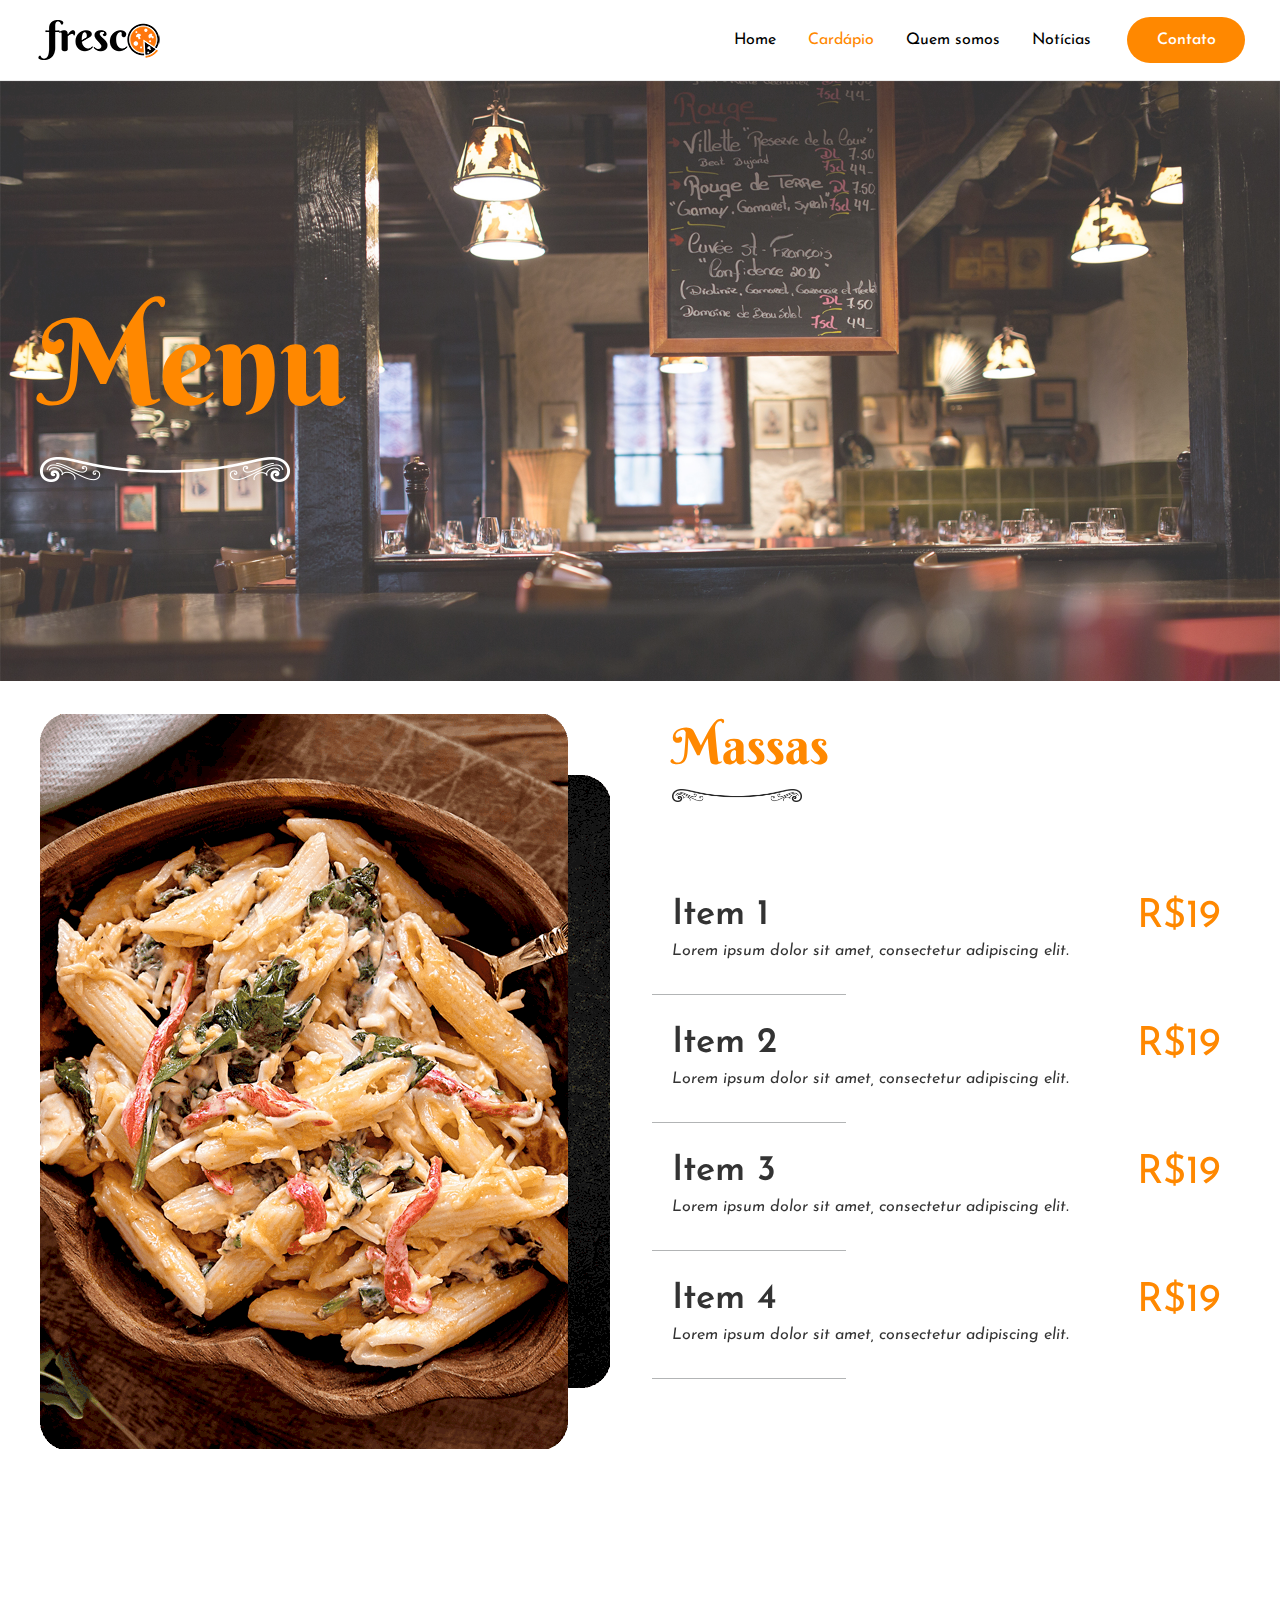
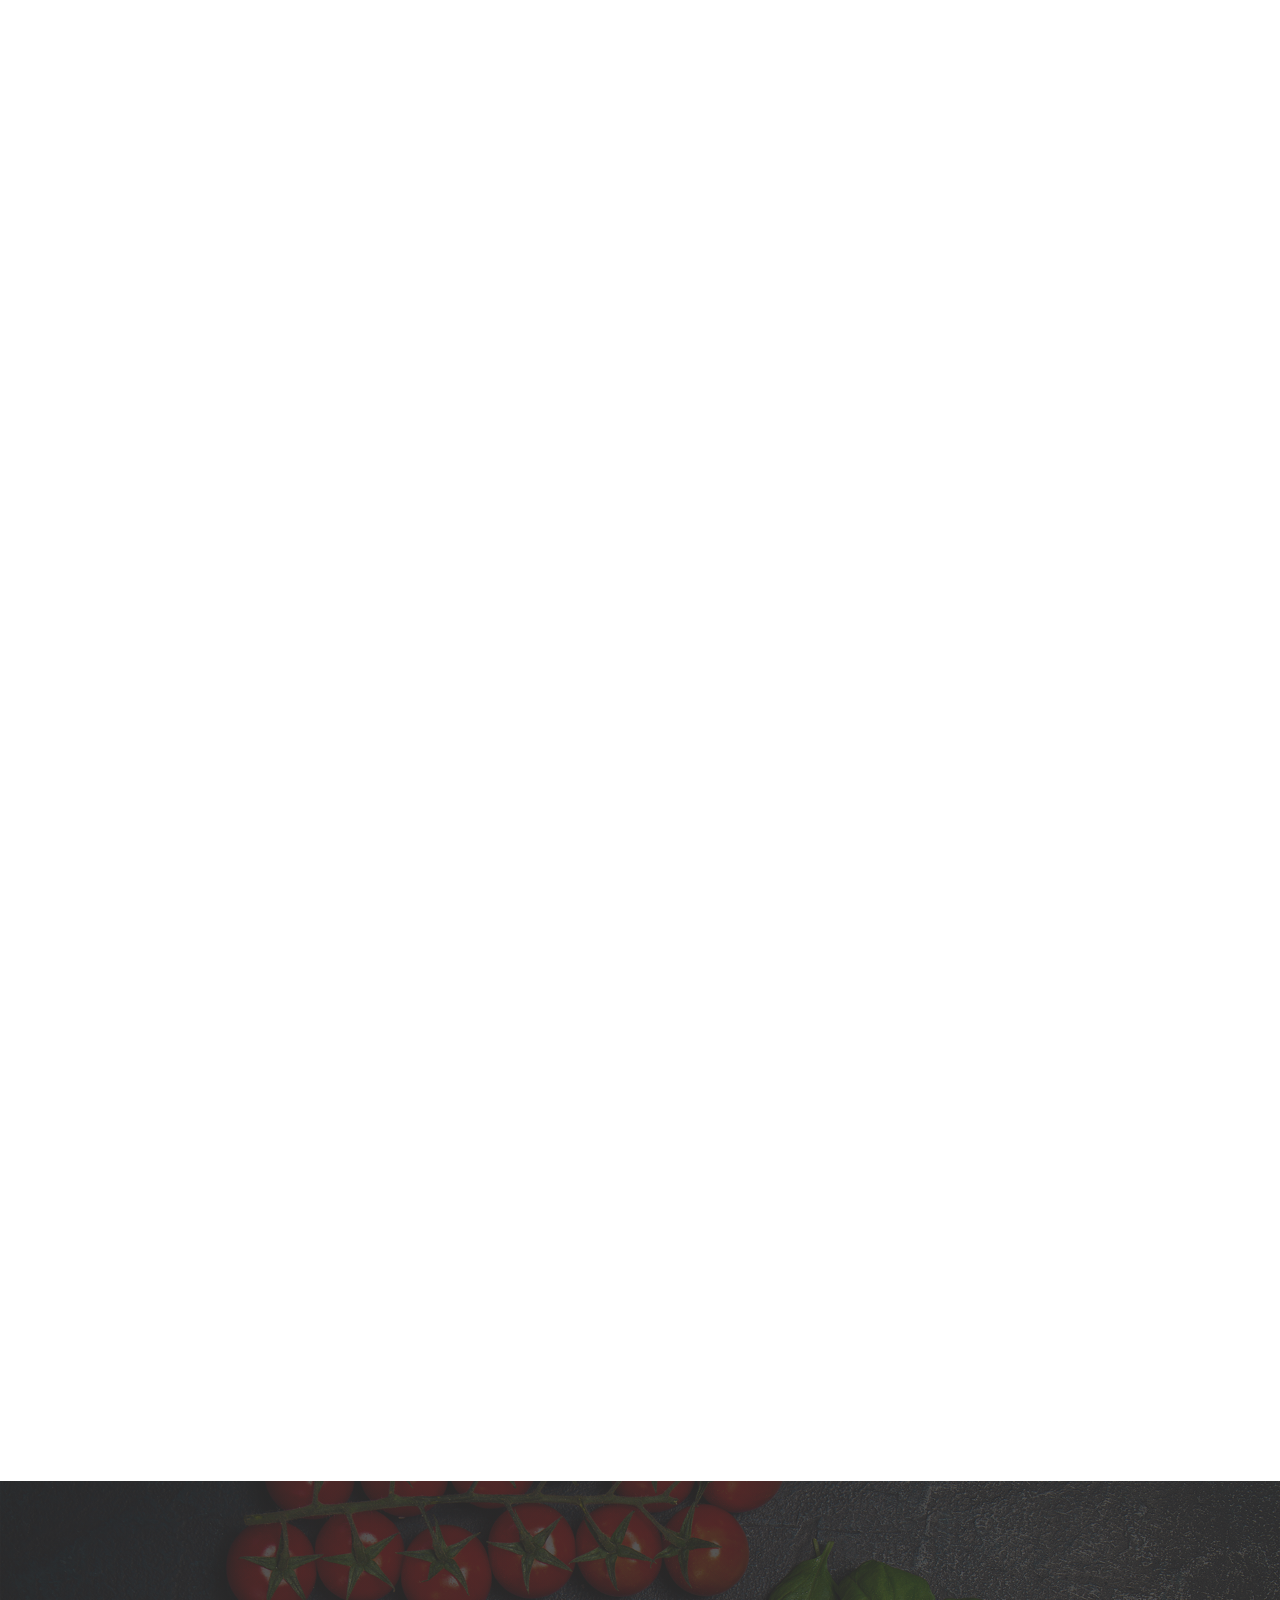
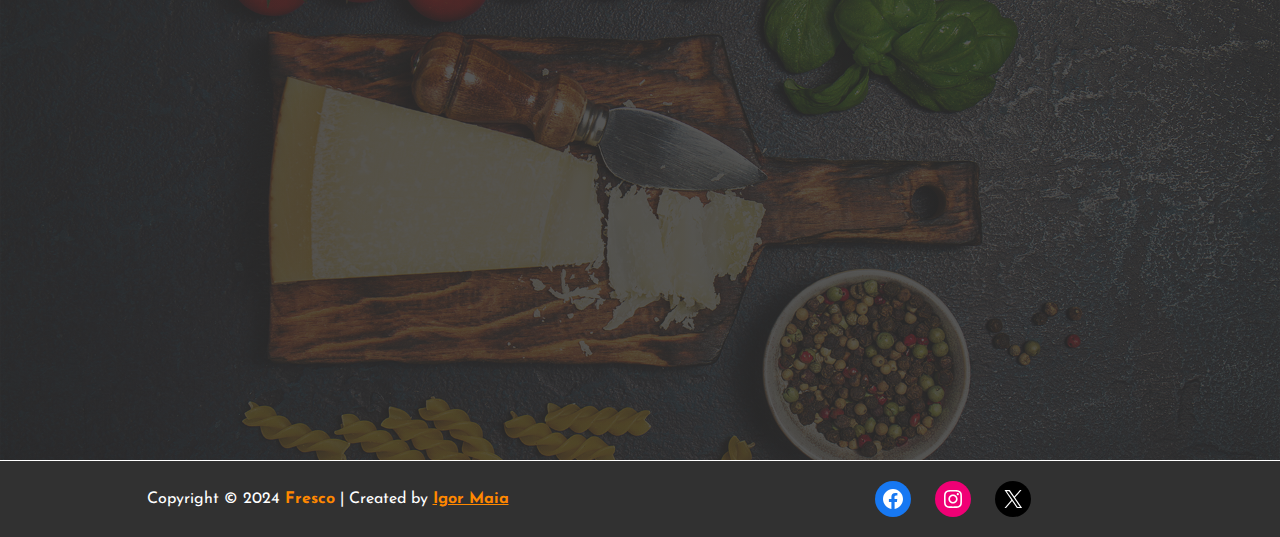
<file: cardapio/index.html>
<!DOCTYPE html>
<html lang="pt-BR">
<head>
<meta charset="UTF-8">
<meta name="viewport" content="width=device-width, initial-scale=1">
	 <link rel="profile" href="https://gmpg.org/xfn/11"> 
	 <title>Cardápio &#8211; Fresco</title>
<meta name="robots" content="max-image-preview:large">
<link rel="dns-prefetch" href="//fonts.googleapis.com">
<link rel="alternate" type="application/rss+xml" title="Feed para Fresco &raquo;" href="./../feed/index.html">
<link rel="alternate" type="application/rss+xml" title="Feed de comentários para Fresco &raquo;" href="./../comments/feed/index.html">
<script>
window._wpemojiSettings = {"baseUrl":"https:\/\/s.w.org\/images\/core\/emoji\/15.0.3\/72x72\/","ext":".png","svgUrl":"https:\/\/s.w.org\/images\/core\/emoji\/15.0.3\/svg\/","svgExt":".svg","source":{"concatemoji":".\/\/wp-includes\/js\/wp-emoji-release.min.js?ver=6.5.3"}};
/*! This file is auto-generated */
!function(i,n){var o,s,e;function c(e){try{var t={supportTests:e,timestamp:(new Date).valueOf()};sessionStorage.setItem(o,JSON.stringify(t))}catch(e){}}function p(e,t,n){e.clearRect(0,0,e.canvas.width,e.canvas.height),e.fillText(t,0,0);var t=new Uint32Array(e.getImageData(0,0,e.canvas.width,e.canvas.height).data),r=(e.clearRect(0,0,e.canvas.width,e.canvas.height),e.fillText(n,0,0),new Uint32Array(e.getImageData(0,0,e.canvas.width,e.canvas.height).data));return t.every(function(e,t){return e===r[t]})}function u(e,t,n){switch(t){case"flag":return n(e,"🏳️‍⚧️","🏳️​⚧️")?!1:!n(e,"🇺🇳","🇺​🇳")&&!n(e,"🏴󠁧󠁢󠁥󠁮󠁧󠁿","🏴​󠁧​󠁢​󠁥​󠁮​󠁧​󠁿");case"emoji":return!n(e,"🐦‍⬛","🐦​⬛")}return!1}function f(e,t,n){var r="undefined"!=typeof WorkerGlobalScope&&self instanceof WorkerGlobalScope?new OffscreenCanvas(300,150):i.createElement("canvas"),a=r.getContext("2d",{willReadFrequently:!0}),o=(a.textBaseline="top",a.font="600 32px Arial",{});return e.forEach(function(e){o[e]=t(a,e,n)}),o}function t(e){var t=i.createElement("script");t.src=e,t.defer=!0,i.head.appendChild(t)}"undefined"!=typeof Promise&&(o="wpEmojiSettingsSupports",s=["flag","emoji"],n.supports={everything:!0,everythingExceptFlag:!0},e=new Promise(function(e){i.addEventListener("DOMContentLoaded",e,{once:!0})}),new Promise(function(t){var n=function(){try{var e=JSON.parse(sessionStorage.getItem(o));if("object"==typeof e&&"number"==typeof e.timestamp&&(new Date).valueOf()<e.timestamp+604800&&"object"==typeof e.supportTests)return e.supportTests}catch(e){}return null}();if(!n){if("undefined"!=typeof Worker&&"undefined"!=typeof OffscreenCanvas&&"undefined"!=typeof URL&&URL.createObjectURL&&"undefined"!=typeof Blob)try{var e="postMessage("+f.toString()+"("+[JSON.stringify(s),u.toString(),p.toString()].join(",")+"));",r=new Blob([e],{type:"text/javascript"}),a=new Worker(URL.createObjectURL(r),{name:"wpTestEmojiSupports"});return void(a.onmessage=function(e){c(n=e.data),a.terminate(),t(n)})}catch(e){}c(n=f(s,u,p))}t(n)}).then(function(e){for(var t in e)n.supports[t]=e[t],n.supports.everything=n.supports.everything&&n.supports[t],"flag"!==t&&(n.supports.everythingExceptFlag=n.supports.everythingExceptFlag&&n.supports[t]);n.supports.everythingExceptFlag=n.supports.everythingExceptFlag&&!n.supports.flag,n.DOMReady=!1,n.readyCallback=function(){n.DOMReady=!0}}).then(function(){return e}).then(function(){var e;n.supports.everything||(n.readyCallback(),(e=n.source||{}).concatemoji?t(e.concatemoji):e.wpemoji&&e.twemoji&&(t(e.twemoji),t(e.wpemoji)))}))}((window,document),window._wpemojiSettings);
</script>
<link rel="stylesheet" id="astra-theme-css-css" href="./../wp-content/themes/astra/assets/css/minified/main.min.css?ver=4.6.16" media="all">
<style id="astra-theme-css-inline-css">:root{--ast-post-nav-space:0;--ast-container-default-xlg-padding:2.5em;--ast-container-default-lg-padding:2.5em;--ast-container-default-slg-padding:2em;--ast-container-default-md-padding:2.5em;--ast-container-default-sm-padding:2.5em;--ast-container-default-xs-padding:2.4em;--ast-container-default-xxs-padding:1.8em;--ast-code-block-background:#ECEFF3;--ast-comment-inputs-background:#F9FAFB;--ast-normal-container-width:1200px;--ast-narrow-container-width:750px;--ast-blog-title-font-weight:600;--ast-blog-meta-weight:600;}html{font-size:100%;}a{color:#ff8800;}a:hover,a:focus{color:#292827;}body,button,input,select,textarea,.ast-button,.ast-custom-button{font-family:'Josefin Sans',sans-serif;font-weight:400;font-size:16px;font-size:1rem;line-height:var(--ast-body-line-height,1.65);}blockquote{color:#000000;}h1,.entry-content h1,h2,.entry-content h2,h3,.entry-content h3,h4,.entry-content h4,h5,.entry-content h5,h6,.entry-content h6,.site-title,.site-title a{font-family:'Berkshire Swash',handwriting;}.site-title{font-size:26px;font-size:1.625rem;display:none;}.site-header .site-description{font-size:15px;font-size:0.9375rem;display:none;}.entry-title{font-size:20px;font-size:1.25rem;}.ast-blog-single-element.ast-taxonomy-container a{font-size:14px;font-size:0.875rem;}.ast-blog-meta-container{font-size:13px;font-size:0.8125rem;}.archive .ast-article-post .ast-article-inner,.blog .ast-article-post .ast-article-inner,.archive .ast-article-post .ast-article-inner:hover,.blog .ast-article-post .ast-article-inner:hover{border-top-left-radius:6px;border-top-right-radius:6px;border-bottom-right-radius:6px;border-bottom-left-radius:6px;overflow:hidden;}h1,.entry-content h1{font-size:140px;font-size:8.75rem;font-family:'Berkshire Swash',handwriting;line-height:1.4em;}h2,.entry-content h2{font-size:50px;font-size:3.125rem;font-family:'Berkshire Swash',handwriting;line-height:1.3em;}h3,.entry-content h3{font-size:36px;font-size:2.25rem;font-family:'Berkshire Swash',handwriting;line-height:1.3em;}h4,.entry-content h4{font-size:28px;font-size:1.75rem;line-height:1.2em;font-family:'Berkshire Swash',handwriting;}h5,.entry-content h5{font-size:22px;font-size:1.375rem;line-height:1.2em;font-family:'Berkshire Swash',handwriting;}h6,.entry-content h6{font-size:18px;font-size:1.125rem;line-height:1.25em;font-family:'Berkshire Swash',handwriting;}::selection{background-color:#ff8800;color:#000000;}body,h1,.entry-title a,.entry-content h1,h2,.entry-content h2,h3,.entry-content h3,h4,.entry-content h4,h5,.entry-content h5,h6,.entry-content h6{color:#292827;}.tagcloud a:hover,.tagcloud a:focus,.tagcloud a.current-item{color:#000000;border-color:#ff8800;background-color:#ff8800;}input:focus,input[type="text"]:focus,input[type="email"]:focus,input[type="url"]:focus,input[type="password"]:focus,input[type="reset"]:focus,input[type="search"]:focus,textarea:focus{border-color:#ff8800;}input[type="radio"]:checked,input[type=reset],input[type="checkbox"]:checked,input[type="checkbox"]:hover:checked,input[type="checkbox"]:focus:checked,input[type=range]::-webkit-slider-thumb{border-color:#ff8800;background-color:#ff8800;box-shadow:none;}.site-footer a:hover + .post-count,.site-footer a:focus + .post-count{background:#ff8800;border-color:#ff8800;}.single .nav-links .nav-previous,.single .nav-links .nav-next{color:#ff8800;}.entry-meta,.entry-meta *{line-height:1.45;color:#ff8800;font-weight:600;}.entry-meta a:not(.ast-button):hover,.entry-meta a:not(.ast-button):hover *,.entry-meta a:not(.ast-button):focus,.entry-meta a:not(.ast-button):focus *,.page-links > .page-link,.page-links .page-link:hover,.post-navigation a:hover{color:#292827;}#cat option,.secondary .calendar_wrap thead a,.secondary .calendar_wrap thead a:visited{color:#ff8800;}.secondary .calendar_wrap #today,.ast-progress-val span{background:#ff8800;}.secondary a:hover + .post-count,.secondary a:focus + .post-count{background:#ff8800;border-color:#ff8800;}.calendar_wrap #today > a{color:#000000;}.page-links .page-link,.single .post-navigation a{color:#292827;}.ast-search-menu-icon .search-form button.search-submit{padding:0 4px;}.ast-search-menu-icon form.search-form{padding-right:0;}.ast-search-menu-icon.slide-search input.search-field{width:0;}.ast-header-search .ast-search-menu-icon.ast-dropdown-active .search-form,.ast-header-search .ast-search-menu-icon.ast-dropdown-active .search-field:focus{transition:all 0.2s;}.search-form input.search-field:focus{outline:none;}.ast-search-menu-icon .search-form button.search-submit:focus,.ast-theme-transparent-header .ast-header-search .ast-dropdown-active .ast-icon,.ast-theme-transparent-header .ast-inline-search .search-field:focus .ast-icon{color:var(--ast-global-color-1);}.ast-header-search .slide-search .search-form{border:2px solid var(--ast-global-color-0);}.ast-header-search .slide-search .search-field{background-color:#fff;}.ast-archive-title{color:var(--ast-global-color-2);}.widget-title,.widget .wp-block-heading{font-size:22px;font-size:1.375rem;color:var(--ast-global-color-2);}.ast-single-post .entry-content a,.ast-comment-content a:not(.ast-comment-edit-reply-wrap a){text-decoration:underline;}.ast-single-post .elementor-button-wrapper .elementor-button,.ast-single-post .entry-content .uagb-tab a,.ast-single-post .entry-content .uagb-ifb-cta a,.ast-single-post .entry-content .uabb-module-content a,.ast-single-post .entry-content .uagb-post-grid a,.ast-single-post .entry-content .uagb-timeline a,.ast-single-post .entry-content .uagb-toc__wrap a,.ast-single-post .entry-content .uagb-taxomony-box a,.ast-single-post .entry-content .woocommerce a,.entry-content .wp-block-latest-posts > li > a,.ast-single-post .entry-content .wp-block-file__button,li.ast-post-filter-single,.ast-single-post .ast-comment-content .comment-reply-link,.ast-single-post .ast-comment-content .comment-edit-link{text-decoration:none;}.ast-search-menu-icon.slide-search a:focus-visible:focus-visible,.astra-search-icon:focus-visible,#close:focus-visible,a:focus-visible,.ast-menu-toggle:focus-visible,.site .skip-link:focus-visible,.wp-block-loginout input:focus-visible,.wp-block-search.wp-block-search__button-inside .wp-block-search__inside-wrapper,.ast-header-navigation-arrow:focus-visible,.woocommerce .wc-proceed-to-checkout > .checkout-button:focus-visible,.woocommerce .woocommerce-MyAccount-navigation ul li a:focus-visible,.ast-orders-table__row .ast-orders-table__cell:focus-visible,.woocommerce .woocommerce-order-details .order-again > .button:focus-visible,.woocommerce .woocommerce-message a.button.wc-forward:focus-visible,.woocommerce #minus_qty:focus-visible,.woocommerce #plus_qty:focus-visible,a#ast-apply-coupon:focus-visible,.woocommerce .woocommerce-info a:focus-visible,.woocommerce .astra-shop-summary-wrap a:focus-visible,.woocommerce a.wc-forward:focus-visible,#ast-apply-coupon:focus-visible,.woocommerce-js .woocommerce-mini-cart-item a.remove:focus-visible,#close:focus-visible,.button.search-submit:focus-visible,#search_submit:focus,.normal-search:focus-visible,.ast-header-account-wrap:focus-visible{outline-style:dotted;outline-color:inherit;outline-width:thin;}input:focus,input[type="text"]:focus,input[type="email"]:focus,input[type="url"]:focus,input[type="password"]:focus,input[type="reset"]:focus,input[type="search"]:focus,input[type="number"]:focus,textarea:focus,.wp-block-search__input:focus,[data-section="section-header-mobile-trigger"] .ast-button-wrap .ast-mobile-menu-trigger-minimal:focus,.ast-mobile-popup-drawer.active .menu-toggle-close:focus,.woocommerce-ordering select.orderby:focus,#ast-scroll-top:focus,#coupon_code:focus,.woocommerce-page #comment:focus,.woocommerce #reviews #respond input#submit:focus,.woocommerce a.add_to_cart_button:focus,.woocommerce .button.single_add_to_cart_button:focus,.woocommerce .woocommerce-cart-form button:focus,.woocommerce .woocommerce-cart-form__cart-item .quantity .qty:focus,.woocommerce .woocommerce-billing-fields .woocommerce-billing-fields__field-wrapper .woocommerce-input-wrapper > .input-text:focus,.woocommerce #order_comments:focus,.woocommerce #place_order:focus,.woocommerce .woocommerce-address-fields .woocommerce-address-fields__field-wrapper .woocommerce-input-wrapper > .input-text:focus,.woocommerce .woocommerce-MyAccount-content form button:focus,.woocommerce .woocommerce-MyAccount-content .woocommerce-EditAccountForm .woocommerce-form-row .woocommerce-Input.input-text:focus,.woocommerce .ast-woocommerce-container .woocommerce-pagination ul.page-numbers li a:focus,body #content .woocommerce form .form-row .select2-container--default .select2-selection--single:focus,#ast-coupon-code:focus,.woocommerce.woocommerce-js .quantity input[type=number]:focus,.woocommerce-js .woocommerce-mini-cart-item .quantity input[type=number]:focus,.woocommerce p#ast-coupon-trigger:focus{border-style:dotted;border-color:inherit;border-width:thin;}input{outline:none;}.ast-logo-title-inline .site-logo-img{padding-right:1em;}.site-logo-img img{ transition:all 0.2s linear;}body .ast-oembed-container *{position:absolute;top:0;width:100%;height:100%;left:0;}body .wp-block-embed-pocket-casts .ast-oembed-container *{position:unset;}.ast-single-post-featured-section + article {margin-top: 2em;}.site-content .ast-single-post-featured-section img {width: 100%;overflow: hidden;object-fit: cover;}.ast-separate-container .site-content .ast-single-post-featured-section + article {margin-top: -80px;z-index: 9;position: relative;border-radius: 4px;}@media (min-width: 922px) {.ast-no-sidebar .site-content .ast-article-image-container--wide {margin-left: -120px;margin-right: -120px;max-width: unset;width: unset;}.ast-left-sidebar .site-content .ast-article-image-container--wide,.ast-right-sidebar .site-content .ast-article-image-container--wide {margin-left: -10px;margin-right: -10px;}.site-content .ast-article-image-container--full {margin-left: calc( -50vw + 50%);margin-right: calc( -50vw + 50%);max-width: 100vw;width: 100vw;}.ast-left-sidebar .site-content .ast-article-image-container--full,.ast-right-sidebar .site-content .ast-article-image-container--full {margin-left: -10px;margin-right: -10px;max-width: inherit;width: auto;}}.site > .ast-single-related-posts-container {margin-top: 0;}@media (min-width: 922px) {.ast-desktop .ast-container--narrow {max-width: var(--ast-narrow-container-width);margin: 0 auto;}}input[type="text"],input[type="number"],input[type="email"],input[type="url"],input[type="password"],input[type="search"],input[type=reset],input[type=tel],input[type=date],select,textarea{font-size:16px;font-style:normal;font-weight:400;line-height:24px;width:100%;padding:12px 16px;border-radius:4px;box-shadow:0px 1px 2px 0px rgba(0,0,0,0.05);color:var(--ast-form-input-text,#475569);}input[type="text"],input[type="number"],input[type="email"],input[type="url"],input[type="password"],input[type="search"],input[type=reset],input[type=tel],input[type=date],select{height:40px;}input[type="date"]{border-width:1px;border-style:solid;border-color:var(--ast-border-color);}input[type="text"]:focus,input[type="number"]:focus,input[type="email"]:focus,input[type="url"]:focus,input[type="password"]:focus,input[type="search"]:focus,input[type=reset]:focus,input[type="tel"]:focus,input[type="date"]:focus,select:focus,textarea:focus{border-color:#046BD2;box-shadow:none;outline:none;color:var(--ast-form-input-focus-text,#475569);}label,legend{color:#111827;font-size:14px;font-style:normal;font-weight:500;line-height:20px;}select{padding:6px 10px;}fieldset{padding:30px;border-radius:4px;}button,.ast-button,.button,input[type="button"],input[type="reset"],input[type="submit"]{border-radius:4px;box-shadow:0px 1px 2px 0px rgba(0,0,0,0.05);}:root{--ast-comment-inputs-background:#FFF;}::placeholder{color:var(--ast-form-field-color,#9CA3AF);}::-ms-input-placeholder{color:var(--ast-form-field-color,#9CA3AF);}@media (max-width:921.9px){#ast-desktop-header{display:none;}}@media (min-width:922px){#ast-mobile-header{display:none;}}.wp-block-buttons.aligncenter{justify-content:center;}@media (max-width:921px){.ast-theme-transparent-header #primary,.ast-theme-transparent-header #secondary{padding:0;}}@media (max-width:921px){.ast-plain-container.ast-no-sidebar #primary{padding:0;}}.ast-plain-container.ast-no-sidebar #primary{margin-top:0;margin-bottom:0;}.wp-block-button.is-style-outline .wp-block-button__link{border-color:#ff8800;}div.wp-block-button.is-style-outline > .wp-block-button__link:not(.has-text-color),div.wp-block-button.wp-block-button__link.is-style-outline:not(.has-text-color){color:#ff8800;}.wp-block-button.is-style-outline .wp-block-button__link:hover,.wp-block-buttons .wp-block-button.is-style-outline .wp-block-button__link:focus,.wp-block-buttons .wp-block-button.is-style-outline > .wp-block-button__link:not(.has-text-color):hover,.wp-block-buttons .wp-block-button.wp-block-button__link.is-style-outline:not(.has-text-color):hover{color:#ffffff;background-color:#292827;border-color:#292827;}.post-page-numbers.current .page-link,.ast-pagination .page-numbers.current{color:#000000;border-color:#ff8800;background-color:#ff8800;}.wp-block-buttons .wp-block-button.is-style-outline .wp-block-button__link.wp-element-button,.ast-outline-button,.wp-block-uagb-buttons-child .uagb-buttons-repeater.ast-outline-button{border-color:#ff8800;font-family:inherit;font-weight:500;font-size:16px;font-size:1rem;line-height:1em;padding-top:13px;padding-right:30px;padding-bottom:13px;padding-left:30px;}.wp-block-buttons .wp-block-button.is-style-outline > .wp-block-button__link:not(.has-text-color),.wp-block-buttons .wp-block-button.wp-block-button__link.is-style-outline:not(.has-text-color),.ast-outline-button{color:#ff8800;}.wp-block-button.is-style-outline .wp-block-button__link:hover,.wp-block-buttons .wp-block-button.is-style-outline .wp-block-button__link:focus,.wp-block-buttons .wp-block-button.is-style-outline > .wp-block-button__link:not(.has-text-color):hover,.wp-block-buttons .wp-block-button.wp-block-button__link.is-style-outline:not(.has-text-color):hover,.ast-outline-button:hover,.ast-outline-button:focus,.wp-block-uagb-buttons-child .uagb-buttons-repeater.ast-outline-button:hover,.wp-block-uagb-buttons-child .uagb-buttons-repeater.ast-outline-button:focus{color:#ffffff;background-color:#292827;border-color:#292827;}.ast-single-post .entry-content a.ast-outline-button,.ast-single-post .entry-content .is-style-outline>.wp-block-button__link{text-decoration:none;}.uagb-buttons-repeater.ast-outline-button{border-radius:9999px;}@media (max-width:921px){.wp-block-buttons .wp-block-button.is-style-outline .wp-block-button__link.wp-element-button,.ast-outline-button,.wp-block-uagb-buttons-child .uagb-buttons-repeater.ast-outline-button{padding-top:12px;padding-right:28px;padding-bottom:12px;padding-left:28px;}}@media (max-width:544px){.wp-block-buttons .wp-block-button.is-style-outline .wp-block-button__link.wp-element-button,.ast-outline-button,.wp-block-uagb-buttons-child .uagb-buttons-repeater.ast-outline-button{padding-top:10px;padding-right:24px;padding-bottom:10px;padding-left:24px;}}.entry-content[ast-blocks-layout] > figure{margin-bottom:1em;}h1.widget-title{font-weight:inherit;}h2.widget-title{font-weight:inherit;}h3.widget-title{font-weight:inherit;}#page{display:flex;flex-direction:column;min-height:100vh;}.ast-404-layout-1 h1.page-title{color:var(--ast-global-color-2);}.single .post-navigation a{line-height:1em;height:inherit;}.error-404 .page-sub-title{font-size:1.5rem;font-weight:inherit;}.search .site-content .content-area .search-form{margin-bottom:0;}#page .site-content{flex-grow:1;}.widget{margin-bottom:1.25em;}#secondary li{line-height:1.5em;}#secondary .wp-block-group h2{margin-bottom:0.7em;}#secondary h2{font-size:1.7rem;}.ast-separate-container .ast-article-post,.ast-separate-container .ast-article-single,.ast-separate-container .comment-respond{padding:3em;}.ast-separate-container .ast-article-single .ast-article-single{padding:0;}.ast-article-single .wp-block-post-template-is-layout-grid{padding-left:0;}.ast-separate-container .comments-title,.ast-narrow-container .comments-title{padding:1.5em 2em;}.ast-page-builder-template .comment-form-textarea,.ast-comment-formwrap .ast-grid-common-col{padding:0;}.ast-comment-formwrap{padding:0;display:inline-flex;column-gap:20px;width:100%;margin-left:0;margin-right:0;}.comments-area textarea#comment:focus,.comments-area textarea#comment:active,.comments-area .ast-comment-formwrap input[type="text"]:focus,.comments-area .ast-comment-formwrap input[type="text"]:active {box-shadow:none;outline:none;}.archive.ast-page-builder-template .entry-header{margin-top:2em;}.ast-page-builder-template .ast-comment-formwrap{width:100%;}.entry-title{margin-bottom:0.6em;}.ast-archive-description p{font-size:inherit;font-weight:inherit;line-height:inherit;}.ast-separate-container .ast-comment-list li.depth-1,.hentry{margin-bottom:1.5em;}.site-content section.ast-archive-description{margin-bottom:2em;}@media (min-width:921px){.ast-left-sidebar.ast-page-builder-template #secondary,.archive.ast-right-sidebar.ast-page-builder-template .site-main{padding-left:20px;padding-right:20px;}}@media (max-width:544px){.ast-comment-formwrap.ast-row{column-gap:10px;display:inline-block;}#ast-commentform .ast-grid-common-col{position:relative;width:100%;}}@media (min-width:1201px){.ast-separate-container .ast-article-post,.ast-separate-container .ast-article-single,.ast-separate-container .ast-author-box,.ast-separate-container .ast-404-layout-1,.ast-separate-container .no-results{padding:3em;}}@media (max-width:921px){.ast-separate-container #primary,.ast-separate-container #secondary{padding:1.5em 0;}#primary,#secondary{padding:1.5em 0;margin:0;}.ast-left-sidebar #content > .ast-container{display:flex;flex-direction:column-reverse;width:100%;}}@media (min-width:922px){.ast-separate-container.ast-right-sidebar #primary,.ast-separate-container.ast-left-sidebar #primary{border:0;}.search-no-results.ast-separate-container #primary{margin-bottom:4em;}}.wp-block-button .wp-block-button__link{color:#000000;}.wp-block-button .wp-block-button__link:hover,.wp-block-button .wp-block-button__link:focus{color:#ffffff;background-color:#292827;border-color:#292827;}.wp-block-button .wp-block-button__link,.wp-block-search .wp-block-search__button,body .wp-block-file .wp-block-file__button{border-color:#ff8800;background-color:#ff8800;color:#000000;font-family:inherit;font-weight:500;line-height:1em;font-size:16px;font-size:1rem;padding-top:15px;padding-right:30px;padding-bottom:15px;padding-left:30px;}.ast-single-post .entry-content .wp-block-button .wp-block-button__link,.ast-single-post .entry-content .wp-block-search .wp-block-search__button,body .entry-content .wp-block-file .wp-block-file__button{text-decoration:none;}@media (max-width:921px){.wp-block-button .wp-block-button__link,.wp-block-search .wp-block-search__button,body .wp-block-file .wp-block-file__button{padding-top:14px;padding-right:28px;padding-bottom:14px;padding-left:28px;}}@media (max-width:544px){.wp-block-button .wp-block-button__link,.wp-block-search .wp-block-search__button,body .wp-block-file .wp-block-file__button{padding-top:12px;padding-right:24px;padding-bottom:12px;padding-left:24px;}}.menu-toggle,button,.ast-button,.ast-custom-button,.button,input#submit,input[type="button"],input[type="submit"],input[type="reset"],#comments .submit,.search .search-submit,form[CLASS*="wp-block-search__"].wp-block-search .wp-block-search__inside-wrapper .wp-block-search__button,body .wp-block-file .wp-block-file__button,.search .search-submit,.woocommerce-js a.button,.woocommerce button.button,.woocommerce .woocommerce-message a.button,.woocommerce #respond input#submit.alt,.woocommerce input.button.alt,.woocommerce input.button,.woocommerce input.button:disabled,.woocommerce input.button:disabled[disabled],.woocommerce input.button:disabled:hover,.woocommerce input.button:disabled[disabled]:hover,.woocommerce #respond input#submit,.woocommerce button.button.alt.disabled,.wc-block-grid__products .wc-block-grid__product .wp-block-button__link,.wc-block-grid__product-onsale,[CLASS*="wc-block"] button,.woocommerce-js .astra-cart-drawer .astra-cart-drawer-content .woocommerce-mini-cart__buttons .button:not(.checkout):not(.ast-continue-shopping),.woocommerce-js .astra-cart-drawer .astra-cart-drawer-content .woocommerce-mini-cart__buttons a.checkout,.woocommerce button.button.alt.disabled.wc-variation-selection-needed,[CLASS*="wc-block"] .wc-block-components-button{border-style:solid;border-top-width:0;border-right-width:0;border-left-width:0;border-bottom-width:0;color:#000000;border-color:#ff8800;background-color:#ff8800;padding-top:15px;padding-right:30px;padding-bottom:15px;padding-left:30px;font-family:inherit;font-weight:500;font-size:16px;font-size:1rem;line-height:1em;}button:focus,.menu-toggle:hover,button:hover,.ast-button:hover,.ast-custom-button:hover .button:hover,.ast-custom-button:hover ,input[type=reset]:hover,input[type=reset]:focus,input#submit:hover,input#submit:focus,input[type="button"]:hover,input[type="button"]:focus,input[type="submit"]:hover,input[type="submit"]:focus,form[CLASS*="wp-block-search__"].wp-block-search .wp-block-search__inside-wrapper .wp-block-search__button:hover,form[CLASS*="wp-block-search__"].wp-block-search .wp-block-search__inside-wrapper .wp-block-search__button:focus,body .wp-block-file .wp-block-file__button:hover,body .wp-block-file .wp-block-file__button:focus,.woocommerce-js a.button:hover,.woocommerce button.button:hover,.woocommerce .woocommerce-message a.button:hover,.woocommerce #respond input#submit:hover,.woocommerce #respond input#submit.alt:hover,.woocommerce input.button.alt:hover,.woocommerce input.button:hover,.woocommerce button.button.alt.disabled:hover,.wc-block-grid__products .wc-block-grid__product .wp-block-button__link:hover,[CLASS*="wc-block"] button:hover,.woocommerce-js .astra-cart-drawer .astra-cart-drawer-content .woocommerce-mini-cart__buttons .button:not(.checkout):not(.ast-continue-shopping):hover,.woocommerce-js .astra-cart-drawer .astra-cart-drawer-content .woocommerce-mini-cart__buttons a.checkout:hover,.woocommerce button.button.alt.disabled.wc-variation-selection-needed:hover,[CLASS*="wc-block"] .wc-block-components-button:hover,[CLASS*="wc-block"] .wc-block-components-button:focus{color:#ffffff;background-color:#292827;border-color:#292827;}form[CLASS*="wp-block-search__"].wp-block-search .wp-block-search__inside-wrapper .wp-block-search__button.has-icon{padding-top:calc(15px - 3px);padding-right:calc(30px - 3px);padding-bottom:calc(15px - 3px);padding-left:calc(30px - 3px);}@media (max-width:921px){.menu-toggle,button,.ast-button,.ast-custom-button,.button,input#submit,input[type="button"],input[type="submit"],input[type="reset"],#comments .submit,.search .search-submit,form[CLASS*="wp-block-search__"].wp-block-search .wp-block-search__inside-wrapper .wp-block-search__button,body .wp-block-file .wp-block-file__button,.search .search-submit,.woocommerce-js a.button,.woocommerce button.button,.woocommerce .woocommerce-message a.button,.woocommerce #respond input#submit.alt,.woocommerce input.button.alt,.woocommerce input.button,.woocommerce input.button:disabled,.woocommerce input.button:disabled[disabled],.woocommerce input.button:disabled:hover,.woocommerce input.button:disabled[disabled]:hover,.woocommerce #respond input#submit,.woocommerce button.button.alt.disabled,.wc-block-grid__products .wc-block-grid__product .wp-block-button__link,.wc-block-grid__product-onsale,[CLASS*="wc-block"] button,.woocommerce-js .astra-cart-drawer .astra-cart-drawer-content .woocommerce-mini-cart__buttons .button:not(.checkout):not(.ast-continue-shopping),.woocommerce-js .astra-cart-drawer .astra-cart-drawer-content .woocommerce-mini-cart__buttons a.checkout,.woocommerce button.button.alt.disabled.wc-variation-selection-needed,[CLASS*="wc-block"] .wc-block-components-button{padding-top:14px;padding-right:28px;padding-bottom:14px;padding-left:28px;}}@media (max-width:544px){.menu-toggle,button,.ast-button,.ast-custom-button,.button,input#submit,input[type="button"],input[type="submit"],input[type="reset"],#comments .submit,.search .search-submit,form[CLASS*="wp-block-search__"].wp-block-search .wp-block-search__inside-wrapper .wp-block-search__button,body .wp-block-file .wp-block-file__button,.search .search-submit,.woocommerce-js a.button,.woocommerce button.button,.woocommerce .woocommerce-message a.button,.woocommerce #respond input#submit.alt,.woocommerce input.button.alt,.woocommerce input.button,.woocommerce input.button:disabled,.woocommerce input.button:disabled[disabled],.woocommerce input.button:disabled:hover,.woocommerce input.button:disabled[disabled]:hover,.woocommerce #respond input#submit,.woocommerce button.button.alt.disabled,.wc-block-grid__products .wc-block-grid__product .wp-block-button__link,.wc-block-grid__product-onsale,[CLASS*="wc-block"] button,.woocommerce-js .astra-cart-drawer .astra-cart-drawer-content .woocommerce-mini-cart__buttons .button:not(.checkout):not(.ast-continue-shopping),.woocommerce-js .astra-cart-drawer .astra-cart-drawer-content .woocommerce-mini-cart__buttons a.checkout,.woocommerce button.button.alt.disabled.wc-variation-selection-needed,[CLASS*="wc-block"] .wc-block-components-button{padding-top:12px;padding-right:24px;padding-bottom:12px;padding-left:24px;}}@media (max-width:921px){.ast-mobile-header-stack .main-header-bar .ast-search-menu-icon{display:inline-block;}.ast-header-break-point.ast-header-custom-item-outside .ast-mobile-header-stack .main-header-bar .ast-search-icon{margin:0;}.ast-comment-avatar-wrap img{max-width:2.5em;}.ast-comment-meta{padding:0 1.8888em 1.3333em;}}@media (min-width:544px){.ast-container{max-width:100%;}}@media (max-width:544px){.ast-separate-container .ast-article-post,.ast-separate-container .ast-article-single,.ast-separate-container .comments-title,.ast-separate-container .ast-archive-description{padding:1.5em 1em;}.ast-separate-container #content .ast-container{padding-left:0.54em;padding-right:0.54em;}.ast-separate-container .ast-comment-list .bypostauthor{padding:.5em;}.ast-search-menu-icon.ast-dropdown-active .search-field{width:170px;}}.ast-separate-container{background-color:var(--ast-global-color-4);;}@media (max-width:921px){.site-title{display:none;}.site-header .site-description{display:none;}h1,.entry-content h1{font-size:30px;}h2,.entry-content h2{font-size:25px;}h3,.entry-content h3{font-size:20px;}}@media (max-width:544px){.site-title{display:none;}.site-header .site-description{display:none;}h1,.entry-content h1{font-size:30px;}h2,.entry-content h2{font-size:25px;}h3,.entry-content h3{font-size:20px;}}@media (max-width:921px){html{font-size:91.2%;}}@media (max-width:544px){html{font-size:91.2%;}}@media (min-width:922px){.ast-container{max-width:1240px;}}@media (min-width:922px){.site-content .ast-container{display:flex;}}@media (max-width:921px){.site-content .ast-container{flex-direction:column;}}.entry-content h1,.entry-content h2,.entry-content h3,.entry-content h4,.entry-content h5,.entry-content h6{clear:none;}@media (min-width:922px){.main-header-menu .sub-menu .menu-item.ast-left-align-sub-menu:hover > .sub-menu,.main-header-menu .sub-menu .menu-item.ast-left-align-sub-menu.focus > .sub-menu{margin-left:-0px;}}.entry-content li > p{margin-bottom:0;}.site .comments-area{padding-bottom:2em;margin-top:2em;}.wp-block-file {display: flex;align-items: center;flex-wrap: wrap;justify-content: space-between;}.wp-block-pullquote {border: none;}.wp-block-pullquote blockquote::before {content: "\201D";font-family: "Helvetica",sans-serif;display: flex;transform: rotate( 180deg );font-size: 6rem;font-style: normal;line-height: 1;font-weight: bold;align-items: center;justify-content: center;}.has-text-align-right > blockquote::before {justify-content: flex-start;}.has-text-align-left > blockquote::before {justify-content: flex-end;}figure.wp-block-pullquote.is-style-solid-color blockquote {max-width: 100%;text-align: inherit;}html body {--wp--custom--ast-default-block-top-padding: 3em;--wp--custom--ast-default-block-right-padding: 3em;--wp--custom--ast-default-block-bottom-padding: 3em;--wp--custom--ast-default-block-left-padding: 3em;--wp--custom--ast-container-width: 1200px;--wp--custom--ast-content-width-size: 1200px;--wp--custom--ast-wide-width-size: calc(1200px + var(--wp--custom--ast-default-block-left-padding) + var(--wp--custom--ast-default-block-right-padding));}.ast-narrow-container {--wp--custom--ast-content-width-size: 750px;--wp--custom--ast-wide-width-size: 750px;}@media(max-width: 921px) {html body {--wp--custom--ast-default-block-top-padding: 3em;--wp--custom--ast-default-block-right-padding: 2em;--wp--custom--ast-default-block-bottom-padding: 3em;--wp--custom--ast-default-block-left-padding: 2em;}}@media(max-width: 544px) {html body {--wp--custom--ast-default-block-top-padding: 3em;--wp--custom--ast-default-block-right-padding: 1.5em;--wp--custom--ast-default-block-bottom-padding: 3em;--wp--custom--ast-default-block-left-padding: 1.5em;}}.entry-content > .wp-block-group,.entry-content > .wp-block-cover,.entry-content > .wp-block-columns {padding-top: var(--wp--custom--ast-default-block-top-padding);padding-right: var(--wp--custom--ast-default-block-right-padding);padding-bottom: var(--wp--custom--ast-default-block-bottom-padding);padding-left: var(--wp--custom--ast-default-block-left-padding);}.ast-plain-container.ast-no-sidebar .entry-content > .alignfull,.ast-page-builder-template .ast-no-sidebar .entry-content > .alignfull {margin-left: calc( -50vw + 50%);margin-right: calc( -50vw + 50%);max-width: 100vw;width: 100vw;}.ast-plain-container.ast-no-sidebar .entry-content .alignfull .alignfull,.ast-page-builder-template.ast-no-sidebar .entry-content .alignfull .alignfull,.ast-plain-container.ast-no-sidebar .entry-content .alignfull .alignwide,.ast-page-builder-template.ast-no-sidebar .entry-content .alignfull .alignwide,.ast-plain-container.ast-no-sidebar .entry-content .alignwide .alignfull,.ast-page-builder-template.ast-no-sidebar .entry-content .alignwide .alignfull,.ast-plain-container.ast-no-sidebar .entry-content .alignwide .alignwide,.ast-page-builder-template.ast-no-sidebar .entry-content .alignwide .alignwide,.ast-plain-container.ast-no-sidebar .entry-content .wp-block-column .alignfull,.ast-page-builder-template.ast-no-sidebar .entry-content .wp-block-column .alignfull,.ast-plain-container.ast-no-sidebar .entry-content .wp-block-column .alignwide,.ast-page-builder-template.ast-no-sidebar .entry-content .wp-block-column .alignwide {margin-left: auto;margin-right: auto;width: 100%;}[ast-blocks-layout] .wp-block-separator:not(.is-style-dots) {height: 0;}[ast-blocks-layout] .wp-block-separator {margin: 20px auto;}[ast-blocks-layout] .wp-block-separator:not(.is-style-wide):not(.is-style-dots) {max-width: 100px;}[ast-blocks-layout] .wp-block-separator.has-background {padding: 0;}.entry-content[ast-blocks-layout] > * {max-width: var(--wp--custom--ast-content-width-size);margin-left: auto;margin-right: auto;}.entry-content[ast-blocks-layout] > .alignwide {max-width: var(--wp--custom--ast-wide-width-size);}.entry-content[ast-blocks-layout] .alignfull {max-width: none;}.entry-content .wp-block-columns {margin-bottom: 0;}blockquote {margin: 1.5em;border-color: rgba(0,0,0,0.05);}.wp-block-quote:not(.has-text-align-right):not(.has-text-align-center) {border-left: 5px solid rgba(0,0,0,0.05);}.has-text-align-right > blockquote,blockquote.has-text-align-right {border-right: 5px solid rgba(0,0,0,0.05);}.has-text-align-left > blockquote,blockquote.has-text-align-left {border-left: 5px solid rgba(0,0,0,0.05);}.wp-block-site-tagline,.wp-block-latest-posts .read-more {margin-top: 15px;}.wp-block-loginout p label {display: block;}.wp-block-loginout p:not(.login-remember):not(.login-submit) input {width: 100%;}.wp-block-loginout input:focus {border-color: transparent;}.wp-block-loginout input:focus {outline: thin dotted;}.entry-content .wp-block-media-text .wp-block-media-text__content {padding: 0 0 0 8%;}.entry-content .wp-block-media-text.has-media-on-the-right .wp-block-media-text__content {padding: 0 8% 0 0;}.entry-content .wp-block-media-text.has-background .wp-block-media-text__content {padding: 8%;}.entry-content .wp-block-cover:not([class*="background-color"]) .wp-block-cover__inner-container,.entry-content .wp-block-cover:not([class*="background-color"]) .wp-block-cover-image-text,.entry-content .wp-block-cover:not([class*="background-color"]) .wp-block-cover-text,.entry-content .wp-block-cover-image:not([class*="background-color"]) .wp-block-cover__inner-container,.entry-content .wp-block-cover-image:not([class*="background-color"]) .wp-block-cover-image-text,.entry-content .wp-block-cover-image:not([class*="background-color"]) .wp-block-cover-text {color: var(--ast-global-color-5);}.wp-block-loginout .login-remember input {width: 1.1rem;height: 1.1rem;margin: 0 5px 4px 0;vertical-align: middle;}.wp-block-latest-posts > li > *:first-child,.wp-block-latest-posts:not(.is-grid) > li:first-child {margin-top: 0;}.wp-block-search__inside-wrapper .wp-block-search__input {padding: 0 10px;color: var(--ast-global-color-3);background: var(--ast-global-color-5);border-color: var(--ast-border-color);}.wp-block-latest-posts .read-more {margin-bottom: 1.5em;}.wp-block-search__no-button .wp-block-search__inside-wrapper .wp-block-search__input {padding-top: 5px;padding-bottom: 5px;}.wp-block-latest-posts .wp-block-latest-posts__post-date,.wp-block-latest-posts .wp-block-latest-posts__post-author {font-size: 1rem;}.wp-block-latest-posts > li > *,.wp-block-latest-posts:not(.is-grid) > li {margin-top: 12px;margin-bottom: 12px;}.ast-page-builder-template .entry-content[ast-blocks-layout] > *,.ast-page-builder-template .entry-content[ast-blocks-layout] > .alignfull > * {max-width: none;}.ast-page-builder-template .entry-content[ast-blocks-layout] > .alignwide > * {max-width: var(--wp--custom--ast-wide-width-size);}.ast-page-builder-template .entry-content[ast-blocks-layout] > .inherit-container-width > *,.ast-page-builder-template .entry-content[ast-blocks-layout] > * > *,.entry-content[ast-blocks-layout] > .wp-block-cover .wp-block-cover__inner-container {max-width: var(--wp--custom--ast-content-width-size);margin-left: auto;margin-right: auto;}.entry-content[ast-blocks-layout] .wp-block-cover:not(.alignleft):not(.alignright) {width: auto;}@media(max-width: 1200px) {.ast-separate-container .entry-content > .alignfull,.ast-separate-container .entry-content[ast-blocks-layout] > .alignwide,.ast-plain-container .entry-content[ast-blocks-layout] > .alignwide,.ast-plain-container .entry-content .alignfull {margin-left: calc(-1 * min(var(--ast-container-default-xlg-padding),20px)) ;margin-right: calc(-1 * min(var(--ast-container-default-xlg-padding),20px));}}@media(min-width: 1201px) {.ast-separate-container .entry-content > .alignfull {margin-left: calc(-1 * var(--ast-container-default-xlg-padding) );margin-right: calc(-1 * var(--ast-container-default-xlg-padding) );}.ast-separate-container .entry-content[ast-blocks-layout] > .alignwide,.ast-plain-container .entry-content[ast-blocks-layout] > .alignwide {margin-left: calc(-1 * var(--wp--custom--ast-default-block-left-padding) );margin-right: calc(-1 * var(--wp--custom--ast-default-block-right-padding) );}}@media(min-width: 921px) {.ast-separate-container .entry-content .wp-block-group.alignwide:not(.inherit-container-width) > :where(:not(.alignleft):not(.alignright)),.ast-plain-container .entry-content .wp-block-group.alignwide:not(.inherit-container-width) > :where(:not(.alignleft):not(.alignright)) {max-width: calc( var(--wp--custom--ast-content-width-size) + 80px );}.ast-plain-container.ast-right-sidebar .entry-content[ast-blocks-layout] .alignfull,.ast-plain-container.ast-left-sidebar .entry-content[ast-blocks-layout] .alignfull {margin-left: -60px;margin-right: -60px;}}@media(min-width: 544px) {.entry-content > .alignleft {margin-right: 20px;}.entry-content > .alignright {margin-left: 20px;}}@media (max-width:544px){.wp-block-columns .wp-block-column:not(:last-child){margin-bottom:20px;}.wp-block-latest-posts{margin:0;}}@media( max-width: 600px ) {.entry-content .wp-block-media-text .wp-block-media-text__content,.entry-content .wp-block-media-text.has-media-on-the-right .wp-block-media-text__content {padding: 8% 0 0;}.entry-content .wp-block-media-text.has-background .wp-block-media-text__content {padding: 8%;}}.ast-page-builder-template .entry-header {padding-left: 0;}.ast-narrow-container .site-content .wp-block-uagb-image--align-full .wp-block-uagb-image__figure {max-width: 100%;margin-left: auto;margin-right: auto;}.entry-content ul,.entry-content ol {padding: revert;margin: revert;padding-left: 20px;}:root .has-ast-global-color-0-color{color:var(--ast-global-color-0);}:root .has-ast-global-color-0-background-color{background-color:var(--ast-global-color-0);}:root .wp-block-button .has-ast-global-color-0-color{color:var(--ast-global-color-0);}:root .wp-block-button .has-ast-global-color-0-background-color{background-color:var(--ast-global-color-0);}:root .has-ast-global-color-1-color{color:var(--ast-global-color-1);}:root .has-ast-global-color-1-background-color{background-color:var(--ast-global-color-1);}:root .wp-block-button .has-ast-global-color-1-color{color:var(--ast-global-color-1);}:root .wp-block-button .has-ast-global-color-1-background-color{background-color:var(--ast-global-color-1);}:root .has-ast-global-color-2-color{color:var(--ast-global-color-2);}:root .has-ast-global-color-2-background-color{background-color:var(--ast-global-color-2);}:root .wp-block-button .has-ast-global-color-2-color{color:var(--ast-global-color-2);}:root .wp-block-button .has-ast-global-color-2-background-color{background-color:var(--ast-global-color-2);}:root .has-ast-global-color-3-color{color:var(--ast-global-color-3);}:root .has-ast-global-color-3-background-color{background-color:var(--ast-global-color-3);}:root .wp-block-button .has-ast-global-color-3-color{color:var(--ast-global-color-3);}:root .wp-block-button .has-ast-global-color-3-background-color{background-color:var(--ast-global-color-3);}:root .has-ast-global-color-4-color{color:var(--ast-global-color-4);}:root .has-ast-global-color-4-background-color{background-color:var(--ast-global-color-4);}:root .wp-block-button .has-ast-global-color-4-color{color:var(--ast-global-color-4);}:root .wp-block-button .has-ast-global-color-4-background-color{background-color:var(--ast-global-color-4);}:root .has-ast-global-color-5-color{color:var(--ast-global-color-5);}:root .has-ast-global-color-5-background-color{background-color:var(--ast-global-color-5);}:root .wp-block-button .has-ast-global-color-5-color{color:var(--ast-global-color-5);}:root .wp-block-button .has-ast-global-color-5-background-color{background-color:var(--ast-global-color-5);}:root .has-ast-global-color-6-color{color:var(--ast-global-color-6);}:root .has-ast-global-color-6-background-color{background-color:var(--ast-global-color-6);}:root .wp-block-button .has-ast-global-color-6-color{color:var(--ast-global-color-6);}:root .wp-block-button .has-ast-global-color-6-background-color{background-color:var(--ast-global-color-6);}:root .has-ast-global-color-7-color{color:var(--ast-global-color-7);}:root .has-ast-global-color-7-background-color{background-color:var(--ast-global-color-7);}:root .wp-block-button .has-ast-global-color-7-color{color:var(--ast-global-color-7);}:root .wp-block-button .has-ast-global-color-7-background-color{background-color:var(--ast-global-color-7);}:root .has-ast-global-color-8-color{color:var(--ast-global-color-8);}:root .has-ast-global-color-8-background-color{background-color:var(--ast-global-color-8);}:root .wp-block-button .has-ast-global-color-8-color{color:var(--ast-global-color-8);}:root .wp-block-button .has-ast-global-color-8-background-color{background-color:var(--ast-global-color-8);}:root{--ast-global-color-0:#046bd2;--ast-global-color-1:#045cb4;--ast-global-color-2:#1e293b;--ast-global-color-3:#334155;--ast-global-color-4:#F0F5FA;--ast-global-color-5:#FFFFFF;--ast-global-color-6:#D1D5DB;--ast-global-color-7:#111111;--ast-global-color-8:#111111;}:root {--ast-border-color : var(--ast-global-color-6);}.ast-single-entry-banner {-js-display: flex;display: flex;flex-direction: column;justify-content: center;text-align: center;position: relative;background: #eeeeee;}.ast-single-entry-banner[data-banner-layout="layout-1"] {max-width: 1200px;background: inherit;padding: 20px 0;}.ast-single-entry-banner[data-banner-width-type="custom"] {margin: 0 auto;width: 100%;}.ast-single-entry-banner + .site-content .entry-header {margin-bottom: 0;}.site .ast-author-avatar {--ast-author-avatar-size: ;}a.ast-underline-text {text-decoration: underline;}.ast-container > .ast-terms-link {position: relative;display: block;}a.ast-button.ast-badge-tax {padding: 4px 8px;border-radius: 3px;font-size: inherit;}header.entry-header .entry-title{font-weight:600;font-size:32px;font-size:2rem;}header.entry-header > *:not(:last-child){margin-bottom:10px;}header.entry-header .post-thumb-img-content{text-align:center;}header.entry-header .post-thumb img,.ast-single-post-featured-section.post-thumb img{aspect-ratio:16/9;width:100%;height:100%;}.ast-archive-entry-banner {-js-display: flex;display: flex;flex-direction: column;justify-content: center;text-align: center;position: relative;background: #eeeeee;}.ast-archive-entry-banner[data-banner-width-type="custom"] {margin: 0 auto;width: 100%;}.ast-archive-entry-banner[data-banner-layout="layout-1"] {background: inherit;padding: 20px 0;text-align: left;}body.archive .ast-archive-description{max-width:1200px;width:100%;text-align:left;padding-top:3em;padding-right:3em;padding-bottom:3em;padding-left:3em;}body.archive .ast-archive-description .ast-archive-title,body.archive .ast-archive-description .ast-archive-title *{font-weight:600;font-size:32px;font-size:2rem;}body.archive .ast-archive-description > *:not(:last-child){margin-bottom:10px;}@media (max-width:921px){body.archive .ast-archive-description{text-align:left;}}@media (max-width:544px){body.archive .ast-archive-description{text-align:left;}}.ast-breadcrumbs .trail-browse,.ast-breadcrumbs .trail-items,.ast-breadcrumbs .trail-items li{display:inline-block;margin:0;padding:0;border:none;background:inherit;text-indent:0;text-decoration:none;}.ast-breadcrumbs .trail-browse{font-size:inherit;font-style:inherit;font-weight:inherit;color:inherit;}.ast-breadcrumbs .trail-items{list-style:none;}.trail-items li::after{padding:0 0.3em;content:"\00bb";}.trail-items li:last-of-type::after{display:none;}h1,.entry-content h1,h2,.entry-content h2,h3,.entry-content h3,h4,.entry-content h4,h5,.entry-content h5,h6,.entry-content h6{color:var(--ast-global-color-2);}.entry-title a{color:var(--ast-global-color-2);}@media (max-width:921px){.ast-builder-grid-row-container.ast-builder-grid-row-tablet-3-firstrow .ast-builder-grid-row > *:first-child,.ast-builder-grid-row-container.ast-builder-grid-row-tablet-3-lastrow .ast-builder-grid-row > *:last-child{grid-column:1 / -1;}}@media (max-width:544px){.ast-builder-grid-row-container.ast-builder-grid-row-mobile-3-firstrow .ast-builder-grid-row > *:first-child,.ast-builder-grid-row-container.ast-builder-grid-row-mobile-3-lastrow .ast-builder-grid-row > *:last-child{grid-column:1 / -1;}}.ast-builder-layout-element[data-section="title_tagline"]{display:flex;}@media (max-width:921px){.ast-header-break-point .ast-builder-layout-element[data-section="title_tagline"]{display:flex;}}@media (max-width:544px){.ast-header-break-point .ast-builder-layout-element[data-section="title_tagline"]{display:flex;}}[data-section*="section-hb-button-"] .menu-link{display:none;}.ast-header-button-1 .ast-custom-button{color:#ffffff;background:#ff8800;border-top-left-radius:30px;border-top-right-radius:30px;border-bottom-right-radius:30px;border-bottom-left-radius:30px;}.ast-header-button-1 .ast-custom-button:hover{color:#ffffff;background:#c66300;}@media (max-width:921px){.ast-header-button-1 .ast-custom-button{color:#ffffff;background:#ff8800;}.ast-header-button-1 .ast-custom-button:hover{color:#ffffff;background:#c66300;}}@media (max-width:544px){.ast-header-button-1 .ast-custom-button{color:#ffffff;background:#ff8800;}.ast-header-button-1 .ast-custom-button:hover{color:#ffffff;background:#c66300;}}.ast-header-button-1[data-section*="section-hb-button-"] .ast-builder-button-wrap .ast-custom-button{padding-top:15px;padding-bottom:15px;padding-left:30px;padding-right:29px;}.ast-header-button-1[data-section="section-hb-button-1"]{display:flex;}@media (max-width:921px){.ast-header-break-point .ast-header-button-1[data-section="section-hb-button-1"]{display:flex;}}@media (max-width:544px){.ast-header-break-point .ast-header-button-1[data-section="section-hb-button-1"]{display:flex;}}.ast-builder-menu-1{font-family:inherit;font-weight:inherit;}.ast-builder-menu-1 .menu-item > .menu-link{color:#000000;}.ast-builder-menu-1 .menu-item > .ast-menu-toggle{color:#000000;}.ast-builder-menu-1 .menu-item:hover > .menu-link,.ast-builder-menu-1 .inline-on-mobile .menu-item:hover > .ast-menu-toggle{color:#ff8800;}.ast-builder-menu-1 .menu-item:hover > .ast-menu-toggle{color:#ff8800;}.ast-builder-menu-1 .menu-item.current-menu-item > .menu-link,.ast-builder-menu-1 .inline-on-mobile .menu-item.current-menu-item > .ast-menu-toggle,.ast-builder-menu-1 .current-menu-ancestor > .menu-link{color:#ff8800;}.ast-builder-menu-1 .menu-item.current-menu-item > .ast-menu-toggle{color:#ff8800;}.ast-builder-menu-1 .sub-menu,.ast-builder-menu-1 .inline-on-mobile .sub-menu{border-top-width:2px;border-bottom-width:0px;border-right-width:0px;border-left-width:0px;border-color:#ff8800;border-style:solid;}.ast-builder-menu-1 .main-header-menu > .menu-item > .sub-menu,.ast-builder-menu-1 .main-header-menu > .menu-item > .astra-full-megamenu-wrapper{margin-top:0px;}.ast-desktop .ast-builder-menu-1 .main-header-menu > .menu-item > .sub-menu:before,.ast-desktop .ast-builder-menu-1 .main-header-menu > .menu-item > .astra-full-megamenu-wrapper:before{height:calc( 0px + 5px );}.ast-desktop .ast-builder-menu-1 .menu-item .sub-menu .menu-link{border-style:none;}@media (max-width:921px){.ast-header-break-point .ast-builder-menu-1 .menu-item.menu-item-has-children > .ast-menu-toggle{top:0;}.ast-builder-menu-1 .inline-on-mobile .menu-item.menu-item-has-children > .ast-menu-toggle{right:-15px;}.ast-builder-menu-1 .menu-item-has-children > .menu-link:after{content:unset;}.ast-builder-menu-1 .main-header-menu > .menu-item > .sub-menu,.ast-builder-menu-1 .main-header-menu > .menu-item > .astra-full-megamenu-wrapper{margin-top:0;}}@media (max-width:544px){.ast-header-break-point .ast-builder-menu-1 .menu-item.menu-item-has-children > .ast-menu-toggle{top:0;}.ast-builder-menu-1 .main-header-menu > .menu-item > .sub-menu,.ast-builder-menu-1 .main-header-menu > .menu-item > .astra-full-megamenu-wrapper{margin-top:0;}}.ast-builder-menu-1{display:flex;}@media (max-width:921px){.ast-header-break-point .ast-builder-menu-1{display:flex;}}@media (max-width:544px){.ast-header-break-point .ast-builder-menu-1{display:flex;}}.site-below-footer-wrap{padding-top:20px;padding-bottom:20px;}.site-below-footer-wrap[data-section="section-below-footer-builder"]{background-color:#313131;;background-image:none;;min-height:30px;border-style:solid;border-width:0px;border-top-width:1px;border-top-color:#ffffff;}.site-below-footer-wrap[data-section="section-below-footer-builder"] .ast-builder-grid-row{max-width:1200px;min-height:30px;margin-left:auto;margin-right:auto;}.site-below-footer-wrap[data-section="section-below-footer-builder"] .ast-builder-grid-row,.site-below-footer-wrap[data-section="section-below-footer-builder"] .site-footer-section{align-items:center;}.site-below-footer-wrap[data-section="section-below-footer-builder"].ast-footer-row-inline .site-footer-section{display:flex;margin-bottom:0;}.ast-builder-grid-row-2-equal .ast-builder-grid-row{grid-template-columns:repeat( 2,1fr );}@media (max-width:921px){.site-below-footer-wrap[data-section="section-below-footer-builder"].ast-footer-row-tablet-inline .site-footer-section{display:flex;margin-bottom:0;}.site-below-footer-wrap[data-section="section-below-footer-builder"].ast-footer-row-tablet-stack .site-footer-section{display:block;margin-bottom:10px;}.ast-builder-grid-row-container.ast-builder-grid-row-tablet-2-equal .ast-builder-grid-row{grid-template-columns:repeat( 2,1fr );}}@media (max-width:544px){.site-below-footer-wrap[data-section="section-below-footer-builder"].ast-footer-row-mobile-inline .site-footer-section{display:flex;margin-bottom:0;}.site-below-footer-wrap[data-section="section-below-footer-builder"].ast-footer-row-mobile-stack .site-footer-section{display:block;margin-bottom:10px;}.ast-builder-grid-row-container.ast-builder-grid-row-mobile-full .ast-builder-grid-row{grid-template-columns:1fr;}}.site-below-footer-wrap[data-section="section-below-footer-builder"]{display:grid;}@media (max-width:921px){.ast-header-break-point .site-below-footer-wrap[data-section="section-below-footer-builder"]{display:grid;}}@media (max-width:544px){.ast-header-break-point .site-below-footer-wrap[data-section="section-below-footer-builder"]{display:grid;}}.ast-footer-copyright{text-align:center;}.ast-footer-copyright {color:#ffffff;}@media (max-width:921px){.ast-footer-copyright{text-align:center;}}@media (max-width:544px){.ast-footer-copyright{text-align:center;}}.ast-footer-copyright {font-size:16px;font-size:1rem;}.ast-footer-copyright.ast-builder-layout-element{display:flex;}@media (max-width:921px){.ast-header-break-point .ast-footer-copyright.ast-builder-layout-element{display:flex;}}@media (max-width:544px){.ast-header-break-point .ast-footer-copyright.ast-builder-layout-element{display:flex;}}.site-primary-footer-wrap{padding-top:45px;padding-bottom:45px;}.site-primary-footer-wrap[data-section="section-primary-footer-builder"]{background-image:linear-gradient(to right,rgba(48,48,48,0.82),rgba(48,48,48,0.82)),url(./../wp-content/uploads/2024/05/pizzaria-hero-fundo02.jpg);;background-repeat:no-repeat;background-position:center center;background-size:cover;background-attachment:scroll;}.site-primary-footer-wrap[data-section="section-primary-footer-builder"] .ast-builder-grid-row{max-width:1200px;margin-left:auto;margin-right:auto;}.site-primary-footer-wrap[data-section="section-primary-footer-builder"] .ast-builder-grid-row,.site-primary-footer-wrap[data-section="section-primary-footer-builder"] .site-footer-section{align-items:flex-start;}.site-primary-footer-wrap[data-section="section-primary-footer-builder"].ast-footer-row-inline .site-footer-section{display:flex;margin-bottom:0;}.ast-builder-grid-row-full .ast-builder-grid-row{grid-template-columns:1fr;}@media (max-width:921px){.site-primary-footer-wrap[data-section="section-primary-footer-builder"]{background-image:linear-gradient(to right,rgba(48,48,48,0.82),rgba(48,48,48,0.82)),url(./../wp-content/uploads/2024/05/pizzaria-hero-fundo02.jpg);;background-repeat:no-repeat;background-position:center center;background-size:cover;background-attachment:scroll;}.site-primary-footer-wrap[data-section="section-primary-footer-builder"].ast-footer-row-tablet-inline .site-footer-section{display:flex;margin-bottom:0;}.site-primary-footer-wrap[data-section="section-primary-footer-builder"].ast-footer-row-tablet-stack .site-footer-section{display:block;margin-bottom:10px;}.ast-builder-grid-row-container.ast-builder-grid-row-tablet-full .ast-builder-grid-row{grid-template-columns:1fr;}}@media (max-width:544px){.site-primary-footer-wrap[data-section="section-primary-footer-builder"].ast-footer-row-mobile-inline .site-footer-section{display:flex;margin-bottom:0;}.site-primary-footer-wrap[data-section="section-primary-footer-builder"].ast-footer-row-mobile-stack .site-footer-section{display:block;margin-bottom:10px;}.ast-builder-grid-row-container.ast-builder-grid-row-mobile-full .ast-builder-grid-row{grid-template-columns:1fr;}}.site-primary-footer-wrap[data-section="section-primary-footer-builder"]{padding-top:150px;padding-bottom:150px;padding-left:20px;padding-right:20px;}.site-primary-footer-wrap[data-section="section-primary-footer-builder"]{display:grid;}@media (max-width:921px){.ast-header-break-point .site-primary-footer-wrap[data-section="section-primary-footer-builder"]{display:grid;}}@media (max-width:544px){.ast-header-break-point .site-primary-footer-wrap[data-section="section-primary-footer-builder"]{display:grid;}}.footer-widget-area[data-section="sidebar-widgets-footer-widget-1"].footer-widget-area-inner{text-align:left;}.footer-widget-area[data-section="sidebar-widgets-footer-widget-2"].footer-widget-area-inner{text-align:center;}.footer-widget-area.widget-area.site-footer-focus-item{width:auto;}.footer-widget-area[data-section="sidebar-widgets-footer-widget-1"]{display:block;}@media (max-width:921px){.ast-header-break-point .footer-widget-area[data-section="sidebar-widgets-footer-widget-1"]{display:block;}}@media (max-width:544px){.ast-header-break-point .footer-widget-area[data-section="sidebar-widgets-footer-widget-1"]{display:block;}}.footer-widget-area[data-section="sidebar-widgets-footer-widget-2"]{display:block;}@media (max-width:921px){.ast-header-break-point .footer-widget-area[data-section="sidebar-widgets-footer-widget-2"]{display:block;}}@media (max-width:544px){.ast-header-break-point .footer-widget-area[data-section="sidebar-widgets-footer-widget-2"]{display:block;}}.ast-header-break-point .main-header-bar{border-bottom-width:1px;}@media (min-width:922px){.main-header-bar{border-bottom-width:1px;}}.main-header-menu .menu-item, #astra-footer-menu .menu-item, .main-header-bar .ast-masthead-custom-menu-items{-js-display:flex;display:flex;-webkit-box-pack:center;-webkit-justify-content:center;-moz-box-pack:center;-ms-flex-pack:center;justify-content:center;-webkit-box-orient:vertical;-webkit-box-direction:normal;-webkit-flex-direction:column;-moz-box-orient:vertical;-moz-box-direction:normal;-ms-flex-direction:column;flex-direction:column;}.main-header-menu > .menu-item > .menu-link, #astra-footer-menu > .menu-item > .menu-link{height:100%;-webkit-box-align:center;-webkit-align-items:center;-moz-box-align:center;-ms-flex-align:center;align-items:center;-js-display:flex;display:flex;}.ast-header-break-point .main-navigation ul .menu-item .menu-link .icon-arrow:first-of-type svg{top:.2em;margin-top:0px;margin-left:0px;width:.65em;transform:translate(0, -2px) rotateZ(270deg);}.ast-mobile-popup-content .ast-submenu-expanded > .ast-menu-toggle{transform:rotateX(180deg);overflow-y:auto;}@media (min-width:922px){.ast-builder-menu .main-navigation > ul > li:last-child a{margin-right:0;}}.ast-separate-container .ast-article-inner{background-color:var(--ast-global-color-5);;}@media (max-width:921px){.ast-separate-container .ast-article-inner{background-color:var(--ast-global-color-5);;}}@media (max-width:544px){.ast-separate-container .ast-article-inner{background-color:var(--ast-global-color-5);;}}.ast-separate-container .ast-article-single:not(.ast-related-post), .woocommerce.ast-separate-container .ast-woocommerce-container, .ast-separate-container .error-404, .ast-separate-container .no-results, .single.ast-separate-container .site-main .ast-author-meta, .ast-separate-container .related-posts-title-wrapper,.ast-separate-container .comments-count-wrapper, .ast-box-layout.ast-plain-container .site-content,.ast-padded-layout.ast-plain-container .site-content, .ast-separate-container .ast-archive-description, .ast-separate-container .comments-area{background-color:var(--ast-global-color-5);;}@media (max-width:921px){.ast-separate-container .ast-article-single:not(.ast-related-post), .woocommerce.ast-separate-container .ast-woocommerce-container, .ast-separate-container .error-404, .ast-separate-container .no-results, .single.ast-separate-container .site-main .ast-author-meta, .ast-separate-container .related-posts-title-wrapper,.ast-separate-container .comments-count-wrapper, .ast-box-layout.ast-plain-container .site-content,.ast-padded-layout.ast-plain-container .site-content, .ast-separate-container .ast-archive-description{background-color:var(--ast-global-color-5);;}}@media (max-width:544px){.ast-separate-container .ast-article-single:not(.ast-related-post), .woocommerce.ast-separate-container .ast-woocommerce-container, .ast-separate-container .error-404, .ast-separate-container .no-results, .single.ast-separate-container .site-main .ast-author-meta, .ast-separate-container .related-posts-title-wrapper,.ast-separate-container .comments-count-wrapper, .ast-box-layout.ast-plain-container .site-content,.ast-padded-layout.ast-plain-container .site-content, .ast-separate-container .ast-archive-description{background-color:var(--ast-global-color-5);;}}.ast-separate-container.ast-two-container #secondary .widget{background-color:var(--ast-global-color-5);;}@media (max-width:921px){.ast-separate-container.ast-two-container #secondary .widget{background-color:var(--ast-global-color-5);;}}@media (max-width:544px){.ast-separate-container.ast-two-container #secondary .widget{background-color:var(--ast-global-color-5);;}}.ast-plain-container, .ast-page-builder-template{background-color:var(--ast-global-color-5);;}@media (max-width:921px){.ast-plain-container, .ast-page-builder-template{background-color:var(--ast-global-color-5);;}}@media (max-width:544px){.ast-plain-container, .ast-page-builder-template{background-color:var(--ast-global-color-5);;}}
		#ast-scroll-top {
			display: none;
			position: fixed;
			text-align: center;
			cursor: pointer;
			z-index: 99;
			width: 2.1em;
			height: 2.1em;
			line-height: 2.1;
			color: #ffffff;
			border-radius: 2px;
			content: "";
			outline: inherit;
		}
		@media (min-width: 769px) {
			#ast-scroll-top {
				content: "769";
			}
		}
		#ast-scroll-top .ast-icon.icon-arrow svg {
			margin-left: 0px;
			vertical-align: middle;
			transform: translate(0, -20%) rotate(180deg);
			width: 1.6em;
		}
		.ast-scroll-to-top-right {
			right: 30px;
			bottom: 30px;
		}
		.ast-scroll-to-top-left {
			left: 30px;
			bottom: 30px;
		}
	#ast-scroll-top{color:#ffffff;background-color:#ff8800;font-size:15px;}#ast-scroll-top:hover{color:#ffffff;background-color:#c66300;}@media (max-width:921px){#ast-scroll-top .ast-icon.icon-arrow svg{width:1em;}}.ast-mobile-header-content > *,.ast-desktop-header-content > * {padding: 10px 0;height: auto;}.ast-mobile-header-content > *:first-child,.ast-desktop-header-content > *:first-child {padding-top: 10px;}.ast-mobile-header-content > .ast-builder-menu,.ast-desktop-header-content > .ast-builder-menu {padding-top: 0;}.ast-mobile-header-content > *:last-child,.ast-desktop-header-content > *:last-child {padding-bottom: 0;}.ast-mobile-header-content .ast-search-menu-icon.ast-inline-search label,.ast-desktop-header-content .ast-search-menu-icon.ast-inline-search label {width: 100%;}.ast-desktop-header-content .main-header-bar-navigation .ast-submenu-expanded > .ast-menu-toggle::before {transform: rotateX(180deg);}#ast-desktop-header .ast-desktop-header-content,.ast-mobile-header-content .ast-search-icon,.ast-desktop-header-content .ast-search-icon,.ast-mobile-header-wrap .ast-mobile-header-content,.ast-main-header-nav-open.ast-popup-nav-open .ast-mobile-header-wrap .ast-mobile-header-content,.ast-main-header-nav-open.ast-popup-nav-open .ast-desktop-header-content {display: none;}.ast-main-header-nav-open.ast-header-break-point #ast-desktop-header .ast-desktop-header-content,.ast-main-header-nav-open.ast-header-break-point .ast-mobile-header-wrap .ast-mobile-header-content {display: block;}.ast-desktop .ast-desktop-header-content .astra-menu-animation-slide-up > .menu-item > .sub-menu,.ast-desktop .ast-desktop-header-content .astra-menu-animation-slide-up > .menu-item .menu-item > .sub-menu,.ast-desktop .ast-desktop-header-content .astra-menu-animation-slide-down > .menu-item > .sub-menu,.ast-desktop .ast-desktop-header-content .astra-menu-animation-slide-down > .menu-item .menu-item > .sub-menu,.ast-desktop .ast-desktop-header-content .astra-menu-animation-fade > .menu-item > .sub-menu,.ast-desktop .ast-desktop-header-content .astra-menu-animation-fade > .menu-item .menu-item > .sub-menu {opacity: 1;visibility: visible;}.ast-hfb-header.ast-default-menu-enable.ast-header-break-point .ast-mobile-header-wrap .ast-mobile-header-content .main-header-bar-navigation {width: unset;margin: unset;}.ast-mobile-header-content.content-align-flex-end .main-header-bar-navigation .menu-item-has-children > .ast-menu-toggle,.ast-desktop-header-content.content-align-flex-end .main-header-bar-navigation .menu-item-has-children > .ast-menu-toggle {left: calc( 20px - 0.907em);right: auto;}.ast-mobile-header-content .ast-search-menu-icon,.ast-mobile-header-content .ast-search-menu-icon.slide-search,.ast-desktop-header-content .ast-search-menu-icon,.ast-desktop-header-content .ast-search-menu-icon.slide-search {width: 100%;position: relative;display: block;right: auto;transform: none;}.ast-mobile-header-content .ast-search-menu-icon.slide-search .search-form,.ast-mobile-header-content .ast-search-menu-icon .search-form,.ast-desktop-header-content .ast-search-menu-icon.slide-search .search-form,.ast-desktop-header-content .ast-search-menu-icon .search-form {right: 0;visibility: visible;opacity: 1;position: relative;top: auto;transform: none;padding: 0;display: block;overflow: hidden;}.ast-mobile-header-content .ast-search-menu-icon.ast-inline-search .search-field,.ast-mobile-header-content .ast-search-menu-icon .search-field,.ast-desktop-header-content .ast-search-menu-icon.ast-inline-search .search-field,.ast-desktop-header-content .ast-search-menu-icon .search-field {width: 100%;padding-right: 5.5em;}.ast-mobile-header-content .ast-search-menu-icon .search-submit,.ast-desktop-header-content .ast-search-menu-icon .search-submit {display: block;position: absolute;height: 100%;top: 0;right: 0;padding: 0 1em;border-radius: 0;}.ast-hfb-header.ast-default-menu-enable.ast-header-break-point .ast-mobile-header-wrap .ast-mobile-header-content .main-header-bar-navigation ul .sub-menu .menu-link {padding-left: 30px;}.ast-hfb-header.ast-default-menu-enable.ast-header-break-point .ast-mobile-header-wrap .ast-mobile-header-content .main-header-bar-navigation .sub-menu .menu-item .menu-item .menu-link {padding-left: 40px;}.ast-mobile-popup-drawer.active .ast-mobile-popup-inner{background-color:#ffffff;;}.ast-mobile-header-wrap .ast-mobile-header-content, .ast-desktop-header-content{background-color:#ffffff;;}.ast-mobile-popup-content > *, .ast-mobile-header-content > *, .ast-desktop-popup-content > *, .ast-desktop-header-content > *{padding-top:0px;padding-bottom:0px;}.content-align-flex-end .ast-builder-layout-element{justify-content:flex-end;}.content-align-flex-end .main-header-menu{text-align:right;}.ast-mobile-popup-drawer.active .menu-toggle-close{color:#3a3a3a;}.ast-mobile-header-wrap .ast-primary-header-bar,.ast-primary-header-bar .site-primary-header-wrap{min-height:80px;}.ast-desktop .ast-primary-header-bar .main-header-menu > .menu-item{line-height:80px;}#masthead .ast-container,.site-header-focus-item + .ast-breadcrumbs-wrapper{max-width:100%;padding-left:35px;padding-right:35px;}.ast-header-break-point #masthead .ast-mobile-header-wrap .ast-primary-header-bar,.ast-header-break-point #masthead .ast-mobile-header-wrap .ast-below-header-bar,.ast-header-break-point #masthead .ast-mobile-header-wrap .ast-above-header-bar{padding-left:20px;padding-right:20px;}.ast-header-break-point .ast-primary-header-bar{border-bottom-width:1px;border-bottom-color:#eaeaea;border-bottom-style:solid;}@media (min-width:922px){.ast-primary-header-bar{border-bottom-width:1px;border-bottom-color:#eaeaea;border-bottom-style:solid;}}.ast-primary-header-bar{background-color:#ffffff;;background-image:none;;}.ast-primary-header-bar{display:block;}@media (max-width:921px){.ast-header-break-point .ast-primary-header-bar{display:grid;}}@media (max-width:544px){.ast-header-break-point .ast-primary-header-bar{display:grid;}}[data-section="section-header-mobile-trigger"] .ast-button-wrap .ast-mobile-menu-trigger-fill{color:#ffffff;border:none;background:#ff8800;}@media (max-width:921px){[data-section="section-header-mobile-trigger"] .ast-button-wrap .ast-mobile-menu-trigger-fill{border-top-left-radius:84px;border-top-right-radius:84px;border-bottom-right-radius:84px;border-bottom-left-radius:84px;}}[data-section="section-header-mobile-trigger"] .ast-button-wrap .mobile-menu-toggle-icon .ast-mobile-svg{width:20px;height:20px;fill:#ffffff;}[data-section="section-header-mobile-trigger"] .ast-button-wrap .mobile-menu-wrap .mobile-menu{color:#ffffff;}.ast-builder-menu-mobile .main-navigation .main-header-menu .menu-item > .menu-link{color:var(--ast-global-color-3);}.ast-builder-menu-mobile .main-navigation .main-header-menu .menu-item > .ast-menu-toggle{color:var(--ast-global-color-3);}.ast-builder-menu-mobile .main-navigation .menu-item:hover > .menu-link, .ast-builder-menu-mobile .main-navigation .inline-on-mobile .menu-item:hover > .ast-menu-toggle{color:var(--ast-global-color-1);}.ast-builder-menu-mobile .main-navigation .menu-item:hover > .ast-menu-toggle{color:var(--ast-global-color-1);}.ast-builder-menu-mobile .main-navigation .menu-item.current-menu-item > .menu-link, .ast-builder-menu-mobile .main-navigation .inline-on-mobile .menu-item.current-menu-item > .ast-menu-toggle, .ast-builder-menu-mobile .main-navigation .menu-item.current-menu-ancestor > .menu-link, .ast-builder-menu-mobile .main-navigation .menu-item.current-menu-ancestor > .ast-menu-toggle{color:var(--ast-global-color-1);}.ast-builder-menu-mobile .main-navigation .menu-item.current-menu-item > .ast-menu-toggle{color:var(--ast-global-color-1);}.ast-builder-menu-mobile .main-navigation .menu-item.menu-item-has-children > .ast-menu-toggle{top:0;}.ast-builder-menu-mobile .main-navigation .menu-item-has-children > .menu-link:after{content:unset;}.ast-hfb-header .ast-builder-menu-mobile .main-header-menu, .ast-hfb-header .ast-builder-menu-mobile .main-navigation .menu-item .menu-link, .ast-hfb-header .ast-builder-menu-mobile .main-navigation .menu-item .sub-menu .menu-link{border-style:none;}.ast-builder-menu-mobile .main-navigation .menu-item.menu-item-has-children > .ast-menu-toggle{top:0;}@media (max-width:921px){.ast-builder-menu-mobile .main-navigation .main-header-menu .menu-item > .menu-link{color:var(--ast-global-color-3);}.ast-builder-menu-mobile .main-navigation .menu-item > .ast-menu-toggle{color:var(--ast-global-color-3);}.ast-builder-menu-mobile .main-navigation .menu-item:hover > .menu-link, .ast-builder-menu-mobile .main-navigation .inline-on-mobile .menu-item:hover > .ast-menu-toggle{color:var(--ast-global-color-1);background:var(--ast-global-color-4);}.ast-builder-menu-mobile .main-navigation .menu-item:hover > .ast-menu-toggle{color:var(--ast-global-color-1);}.ast-builder-menu-mobile .main-navigation .menu-item.current-menu-item > .menu-link, .ast-builder-menu-mobile .main-navigation .inline-on-mobile .menu-item.current-menu-item > .ast-menu-toggle, .ast-builder-menu-mobile .main-navigation .menu-item.current-menu-ancestor > .menu-link, .ast-builder-menu-mobile .main-navigation .menu-item.current-menu-ancestor > .ast-menu-toggle{color:var(--ast-global-color-1);background:var(--ast-global-color-4);}.ast-builder-menu-mobile .main-navigation .menu-item.current-menu-item > .ast-menu-toggle{color:var(--ast-global-color-1);}.ast-builder-menu-mobile .main-navigation .menu-item.menu-item-has-children > .ast-menu-toggle{top:0;}.ast-builder-menu-mobile .main-navigation .menu-item-has-children > .menu-link:after{content:unset;}.ast-builder-menu-mobile .main-navigation .main-header-menu, .ast-builder-menu-mobile .main-navigation .main-header-menu .sub-menu{background-color:var(--ast-global-color-5);;background-image:none;;}}@media (max-width:544px){.ast-builder-menu-mobile .main-navigation .menu-item.menu-item-has-children > .ast-menu-toggle{top:0;}}.ast-builder-menu-mobile .main-navigation{display:block;}@media (max-width:921px){.ast-header-break-point .ast-builder-menu-mobile .main-navigation{display:block;}}@media (max-width:544px){.ast-header-break-point .ast-builder-menu-mobile .main-navigation{display:block;}}</style>
<link rel="stylesheet" id="astra-google-fonts-css" href="https://fonts.googleapis.com/css?family=Josefin+Sans%3A400%2C200%7CBerkshire+Swash%3A400%2C%7CJosefin+Sans%3A600%2C600italic&#038;display=fallback&#038;ver=4.6.16" media="all">
<link rel="stylesheet" id="astra-menu-animation-css" href="./../wp-content/themes/astra/assets/css/minified/menu-animation.min.css?ver=4.6.16" media="all">
<style id="wp-emoji-styles-inline-css">img.wp-smiley, img.emoji {
		display: inline !important;
		border: none !important;
		box-shadow: none !important;
		height: 1em !important;
		width: 1em !important;
		margin: 0 0.07em !important;
		vertical-align: -0.1em !important;
		background: none !important;
		padding: 0 !important;
	}</style>
<link rel="stylesheet" id="wp-block-library-css" href="./../wp-includes/css/dist/block-library/style.min.css?ver=6.5.3" media="all">
<style id="global-styles-inline-css">body{--wp--preset--color--black: #000000;--wp--preset--color--cyan-bluish-gray: #abb8c3;--wp--preset--color--white: #ffffff;--wp--preset--color--pale-pink: #f78da7;--wp--preset--color--vivid-red: #cf2e2e;--wp--preset--color--luminous-vivid-orange: #ff6900;--wp--preset--color--luminous-vivid-amber: #fcb900;--wp--preset--color--light-green-cyan: #7bdcb5;--wp--preset--color--vivid-green-cyan: #00d084;--wp--preset--color--pale-cyan-blue: #8ed1fc;--wp--preset--color--vivid-cyan-blue: #0693e3;--wp--preset--color--vivid-purple: #9b51e0;--wp--preset--color--ast-global-color-0: var(--ast-global-color-0);--wp--preset--color--ast-global-color-1: var(--ast-global-color-1);--wp--preset--color--ast-global-color-2: var(--ast-global-color-2);--wp--preset--color--ast-global-color-3: var(--ast-global-color-3);--wp--preset--color--ast-global-color-4: var(--ast-global-color-4);--wp--preset--color--ast-global-color-5: var(--ast-global-color-5);--wp--preset--color--ast-global-color-6: var(--ast-global-color-6);--wp--preset--color--ast-global-color-7: var(--ast-global-color-7);--wp--preset--color--ast-global-color-8: var(--ast-global-color-8);--wp--preset--gradient--vivid-cyan-blue-to-vivid-purple: linear-gradient(135deg,rgba(6,147,227,1) 0%,rgb(155,81,224) 100%);--wp--preset--gradient--light-green-cyan-to-vivid-green-cyan: linear-gradient(135deg,rgb(122,220,180) 0%,rgb(0,208,130) 100%);--wp--preset--gradient--luminous-vivid-amber-to-luminous-vivid-orange: linear-gradient(135deg,rgba(252,185,0,1) 0%,rgba(255,105,0,1) 100%);--wp--preset--gradient--luminous-vivid-orange-to-vivid-red: linear-gradient(135deg,rgba(255,105,0,1) 0%,rgb(207,46,46) 100%);--wp--preset--gradient--very-light-gray-to-cyan-bluish-gray: linear-gradient(135deg,rgb(238,238,238) 0%,rgb(169,184,195) 100%);--wp--preset--gradient--cool-to-warm-spectrum: linear-gradient(135deg,rgb(74,234,220) 0%,rgb(151,120,209) 20%,rgb(207,42,186) 40%,rgb(238,44,130) 60%,rgb(251,105,98) 80%,rgb(254,248,76) 100%);--wp--preset--gradient--blush-light-purple: linear-gradient(135deg,rgb(255,206,236) 0%,rgb(152,150,240) 100%);--wp--preset--gradient--blush-bordeaux: linear-gradient(135deg,rgb(254,205,165) 0%,rgb(254,45,45) 50%,rgb(107,0,62) 100%);--wp--preset--gradient--luminous-dusk: linear-gradient(135deg,rgb(255,203,112) 0%,rgb(199,81,192) 50%,rgb(65,88,208) 100%);--wp--preset--gradient--pale-ocean: linear-gradient(135deg,rgb(255,245,203) 0%,rgb(182,227,212) 50%,rgb(51,167,181) 100%);--wp--preset--gradient--electric-grass: linear-gradient(135deg,rgb(202,248,128) 0%,rgb(113,206,126) 100%);--wp--preset--gradient--midnight: linear-gradient(135deg,rgb(2,3,129) 0%,rgb(40,116,252) 100%);--wp--preset--font-size--small: 13px;--wp--preset--font-size--medium: 20px;--wp--preset--font-size--large: 36px;--wp--preset--font-size--x-large: 42px;--wp--preset--spacing--20: 0.44rem;--wp--preset--spacing--30: 0.67rem;--wp--preset--spacing--40: 1rem;--wp--preset--spacing--50: 1.5rem;--wp--preset--spacing--60: 2.25rem;--wp--preset--spacing--70: 3.38rem;--wp--preset--spacing--80: 5.06rem;--wp--preset--shadow--natural: 6px 6px 9px rgba(0, 0, 0, 0.2);--wp--preset--shadow--deep: 12px 12px 50px rgba(0, 0, 0, 0.4);--wp--preset--shadow--sharp: 6px 6px 0px rgba(0, 0, 0, 0.2);--wp--preset--shadow--outlined: 6px 6px 0px -3px rgba(255, 255, 255, 1), 6px 6px rgba(0, 0, 0, 1);--wp--preset--shadow--crisp: 6px 6px 0px rgba(0, 0, 0, 1);}body { margin: 0;--wp--style--global--content-size: var(--wp--custom--ast-content-width-size);--wp--style--global--wide-size: var(--wp--custom--ast-wide-width-size); }.wp-site-blocks > .alignleft { float: left; margin-right: 2em; }.wp-site-blocks > .alignright { float: right; margin-left: 2em; }.wp-site-blocks > .aligncenter { justify-content: center; margin-left: auto; margin-right: auto; }:where(.wp-site-blocks) > * { margin-block-start: 24px; margin-block-end: 0; }:where(.wp-site-blocks) > :first-child:first-child { margin-block-start: 0; }:where(.wp-site-blocks) > :last-child:last-child { margin-block-end: 0; }body { --wp--style--block-gap: 24px; }:where(body .is-layout-flow)  > :first-child:first-child{margin-block-start: 0;}:where(body .is-layout-flow)  > :last-child:last-child{margin-block-end: 0;}:where(body .is-layout-flow)  > *{margin-block-start: 24px;margin-block-end: 0;}:where(body .is-layout-constrained)  > :first-child:first-child{margin-block-start: 0;}:where(body .is-layout-constrained)  > :last-child:last-child{margin-block-end: 0;}:where(body .is-layout-constrained)  > *{margin-block-start: 24px;margin-block-end: 0;}:where(body .is-layout-flex) {gap: 24px;}:where(body .is-layout-grid) {gap: 24px;}body .is-layout-flow > .alignleft{float: left;margin-inline-start: 0;margin-inline-end: 2em;}body .is-layout-flow > .alignright{float: right;margin-inline-start: 2em;margin-inline-end: 0;}body .is-layout-flow > .aligncenter{margin-left: auto !important;margin-right: auto !important;}body .is-layout-constrained > .alignleft{float: left;margin-inline-start: 0;margin-inline-end: 2em;}body .is-layout-constrained > .alignright{float: right;margin-inline-start: 2em;margin-inline-end: 0;}body .is-layout-constrained > .aligncenter{margin-left: auto !important;margin-right: auto !important;}body .is-layout-constrained > :where(:not(.alignleft):not(.alignright):not(.alignfull)){max-width: var(--wp--style--global--content-size);margin-left: auto !important;margin-right: auto !important;}body .is-layout-constrained > .alignwide{max-width: var(--wp--style--global--wide-size);}body .is-layout-flex{display: flex;}body .is-layout-flex{flex-wrap: wrap;align-items: center;}body .is-layout-flex > *{margin: 0;}body .is-layout-grid{display: grid;}body .is-layout-grid > *{margin: 0;}body{padding-top: 0px;padding-right: 0px;padding-bottom: 0px;padding-left: 0px;}a:where(:not(.wp-element-button)){text-decoration: none;}.wp-element-button, .wp-block-button__link{background-color: #32373c;border-width: 0;color: #fff;font-family: inherit;font-size: inherit;line-height: inherit;padding: calc(0.667em + 2px) calc(1.333em + 2px);text-decoration: none;}.has-black-color{color: var(--wp--preset--color--black) !important;}.has-cyan-bluish-gray-color{color: var(--wp--preset--color--cyan-bluish-gray) !important;}.has-white-color{color: var(--wp--preset--color--white) !important;}.has-pale-pink-color{color: var(--wp--preset--color--pale-pink) !important;}.has-vivid-red-color{color: var(--wp--preset--color--vivid-red) !important;}.has-luminous-vivid-orange-color{color: var(--wp--preset--color--luminous-vivid-orange) !important;}.has-luminous-vivid-amber-color{color: var(--wp--preset--color--luminous-vivid-amber) !important;}.has-light-green-cyan-color{color: var(--wp--preset--color--light-green-cyan) !important;}.has-vivid-green-cyan-color{color: var(--wp--preset--color--vivid-green-cyan) !important;}.has-pale-cyan-blue-color{color: var(--wp--preset--color--pale-cyan-blue) !important;}.has-vivid-cyan-blue-color{color: var(--wp--preset--color--vivid-cyan-blue) !important;}.has-vivid-purple-color{color: var(--wp--preset--color--vivid-purple) !important;}.has-ast-global-color-0-color{color: var(--wp--preset--color--ast-global-color-0) !important;}.has-ast-global-color-1-color{color: var(--wp--preset--color--ast-global-color-1) !important;}.has-ast-global-color-2-color{color: var(--wp--preset--color--ast-global-color-2) !important;}.has-ast-global-color-3-color{color: var(--wp--preset--color--ast-global-color-3) !important;}.has-ast-global-color-4-color{color: var(--wp--preset--color--ast-global-color-4) !important;}.has-ast-global-color-5-color{color: var(--wp--preset--color--ast-global-color-5) !important;}.has-ast-global-color-6-color{color: var(--wp--preset--color--ast-global-color-6) !important;}.has-ast-global-color-7-color{color: var(--wp--preset--color--ast-global-color-7) !important;}.has-ast-global-color-8-color{color: var(--wp--preset--color--ast-global-color-8) !important;}.has-black-background-color{background-color: var(--wp--preset--color--black) !important;}.has-cyan-bluish-gray-background-color{background-color: var(--wp--preset--color--cyan-bluish-gray) !important;}.has-white-background-color{background-color: var(--wp--preset--color--white) !important;}.has-pale-pink-background-color{background-color: var(--wp--preset--color--pale-pink) !important;}.has-vivid-red-background-color{background-color: var(--wp--preset--color--vivid-red) !important;}.has-luminous-vivid-orange-background-color{background-color: var(--wp--preset--color--luminous-vivid-orange) !important;}.has-luminous-vivid-amber-background-color{background-color: var(--wp--preset--color--luminous-vivid-amber) !important;}.has-light-green-cyan-background-color{background-color: var(--wp--preset--color--light-green-cyan) !important;}.has-vivid-green-cyan-background-color{background-color: var(--wp--preset--color--vivid-green-cyan) !important;}.has-pale-cyan-blue-background-color{background-color: var(--wp--preset--color--pale-cyan-blue) !important;}.has-vivid-cyan-blue-background-color{background-color: var(--wp--preset--color--vivid-cyan-blue) !important;}.has-vivid-purple-background-color{background-color: var(--wp--preset--color--vivid-purple) !important;}.has-ast-global-color-0-background-color{background-color: var(--wp--preset--color--ast-global-color-0) !important;}.has-ast-global-color-1-background-color{background-color: var(--wp--preset--color--ast-global-color-1) !important;}.has-ast-global-color-2-background-color{background-color: var(--wp--preset--color--ast-global-color-2) !important;}.has-ast-global-color-3-background-color{background-color: var(--wp--preset--color--ast-global-color-3) !important;}.has-ast-global-color-4-background-color{background-color: var(--wp--preset--color--ast-global-color-4) !important;}.has-ast-global-color-5-background-color{background-color: var(--wp--preset--color--ast-global-color-5) !important;}.has-ast-global-color-6-background-color{background-color: var(--wp--preset--color--ast-global-color-6) !important;}.has-ast-global-color-7-background-color{background-color: var(--wp--preset--color--ast-global-color-7) !important;}.has-ast-global-color-8-background-color{background-color: var(--wp--preset--color--ast-global-color-8) !important;}.has-black-border-color{border-color: var(--wp--preset--color--black) !important;}.has-cyan-bluish-gray-border-color{border-color: var(--wp--preset--color--cyan-bluish-gray) !important;}.has-white-border-color{border-color: var(--wp--preset--color--white) !important;}.has-pale-pink-border-color{border-color: var(--wp--preset--color--pale-pink) !important;}.has-vivid-red-border-color{border-color: var(--wp--preset--color--vivid-red) !important;}.has-luminous-vivid-orange-border-color{border-color: var(--wp--preset--color--luminous-vivid-orange) !important;}.has-luminous-vivid-amber-border-color{border-color: var(--wp--preset--color--luminous-vivid-amber) !important;}.has-light-green-cyan-border-color{border-color: var(--wp--preset--color--light-green-cyan) !important;}.has-vivid-green-cyan-border-color{border-color: var(--wp--preset--color--vivid-green-cyan) !important;}.has-pale-cyan-blue-border-color{border-color: var(--wp--preset--color--pale-cyan-blue) !important;}.has-vivid-cyan-blue-border-color{border-color: var(--wp--preset--color--vivid-cyan-blue) !important;}.has-vivid-purple-border-color{border-color: var(--wp--preset--color--vivid-purple) !important;}.has-ast-global-color-0-border-color{border-color: var(--wp--preset--color--ast-global-color-0) !important;}.has-ast-global-color-1-border-color{border-color: var(--wp--preset--color--ast-global-color-1) !important;}.has-ast-global-color-2-border-color{border-color: var(--wp--preset--color--ast-global-color-2) !important;}.has-ast-global-color-3-border-color{border-color: var(--wp--preset--color--ast-global-color-3) !important;}.has-ast-global-color-4-border-color{border-color: var(--wp--preset--color--ast-global-color-4) !important;}.has-ast-global-color-5-border-color{border-color: var(--wp--preset--color--ast-global-color-5) !important;}.has-ast-global-color-6-border-color{border-color: var(--wp--preset--color--ast-global-color-6) !important;}.has-ast-global-color-7-border-color{border-color: var(--wp--preset--color--ast-global-color-7) !important;}.has-ast-global-color-8-border-color{border-color: var(--wp--preset--color--ast-global-color-8) !important;}.has-vivid-cyan-blue-to-vivid-purple-gradient-background{background: var(--wp--preset--gradient--vivid-cyan-blue-to-vivid-purple) !important;}.has-light-green-cyan-to-vivid-green-cyan-gradient-background{background: var(--wp--preset--gradient--light-green-cyan-to-vivid-green-cyan) !important;}.has-luminous-vivid-amber-to-luminous-vivid-orange-gradient-background{background: var(--wp--preset--gradient--luminous-vivid-amber-to-luminous-vivid-orange) !important;}.has-luminous-vivid-orange-to-vivid-red-gradient-background{background: var(--wp--preset--gradient--luminous-vivid-orange-to-vivid-red) !important;}.has-very-light-gray-to-cyan-bluish-gray-gradient-background{background: var(--wp--preset--gradient--very-light-gray-to-cyan-bluish-gray) !important;}.has-cool-to-warm-spectrum-gradient-background{background: var(--wp--preset--gradient--cool-to-warm-spectrum) !important;}.has-blush-light-purple-gradient-background{background: var(--wp--preset--gradient--blush-light-purple) !important;}.has-blush-bordeaux-gradient-background{background: var(--wp--preset--gradient--blush-bordeaux) !important;}.has-luminous-dusk-gradient-background{background: var(--wp--preset--gradient--luminous-dusk) !important;}.has-pale-ocean-gradient-background{background: var(--wp--preset--gradient--pale-ocean) !important;}.has-electric-grass-gradient-background{background: var(--wp--preset--gradient--electric-grass) !important;}.has-midnight-gradient-background{background: var(--wp--preset--gradient--midnight) !important;}.has-small-font-size{font-size: var(--wp--preset--font-size--small) !important;}.has-medium-font-size{font-size: var(--wp--preset--font-size--medium) !important;}.has-large-font-size{font-size: var(--wp--preset--font-size--large) !important;}.has-x-large-font-size{font-size: var(--wp--preset--font-size--x-large) !important;}
.wp-block-navigation a:where(:not(.wp-element-button)){color: inherit;}
.wp-block-pullquote{font-size: 1.5em;line-height: 1.6;}</style>
<link rel="stylesheet" id="uagb-block-positioning-css-css" href="./../wp-content/plugins/ultimate-addons-for-gutenberg/assets/css/spectra-block-positioning.min.css?ver=2.13.3" media="all">
<link rel="stylesheet" id="uagb-aos-css-css" href="./../wp-content/plugins/ultimate-addons-for-gutenberg/assets/css/aos.min.css?ver=2.13.3" media="all">
<link rel="stylesheet" id="uag-style-24-css" href="./../wp-content/uploads/uag-plugin/assets/0/uag-css-24.css?ver=1716499373" media="all">
<link rel="stylesheet" id="slb_core-css" href="./../wp-content/plugins/simple-lightbox/client/css/app.css?ver=2.9.3" media="all">
<link rel="stylesheet" id="astra-child-theme-css-css" href="./../wp-content/themes/astra-child/style.css?ver=1.0.0" media="all">
<!--[if IE]>
<script src=".//wp-content/themes/astra/assets/js/minified/flexibility.min.js?ver=4.6.16" id="astra-flexibility-js"></script>
<script id="astra-flexibility-js-after">
flexibility(document.documentElement);
</script>
<![endif]-->
<link rel="https://api.w.org/" href="./../wp-json/index.html">
<link rel="alternate" type="application/json" href="./../wp-json/wp/v2/pages/24/index.html">
<link rel="EditURI" type="application/rsd+xml" title="RSD" href="./../xmlrpc.php?rsd">
<meta name="generator" content="WordPress 6.5.3">
<link rel="canonical" href="./index.html">
<link rel="shortlink" href="./../index.html?p=24">
<link rel="alternate" type="application/json+oembed" href="./../wp-json/oembed/1.0/embed/index.html?url=.%2F%2Fcardapio%2F">
<link rel="alternate" type="text/xml+oembed" href="./../wp-json/oembed/1.0/embed/index.html?url=.%2F%2Fcardapio%2F#038;format=xml">
		<script>( function() {
				window.onpageshow = function( event ) {
					// Defined window.wpforms means that a form exists on a page.
					// If so and back/forward button has been clicked,
					// force reload a page to prevent the submit button state stuck.
					if ( typeof window.wpforms !== 'undefined' && event.persisted ) {
						window.location.reload();
					}
				};
			}() );</script>
		<style id="uagb-style-conditional-extension">@media (min-width: 1025px){body .uag-hide-desktop.uagb-google-map__wrap,body .uag-hide-desktop{display:none !important}}@media (min-width: 768px) and (max-width: 1024px){body .uag-hide-tab.uagb-google-map__wrap,body .uag-hide-tab{display:none !important}}@media (max-width: 767px){body .uag-hide-mob.uagb-google-map__wrap,body .uag-hide-mob{display:none !important}}</style>
<link rel="icon" href="./../wp-content/uploads/2024/05/fresco-icone-pequeno.png" sizes="32x32">
<link rel="icon" href="./../wp-content/uploads/2024/05/fresco-icone-pequeno.png" sizes="192x192">
<link rel="apple-touch-icon" href="./../wp-content/uploads/2024/05/fresco-icone-pequeno.png">
<meta name="msapplication-TileImage" content="./../wp-content/uploads/2024/05/fresco-icone-pequeno.png">
<style id="wpforms-css-vars-root">:root {
					--wpforms-field-border-radius: 3px;
--wpforms-field-border-style: solid;
--wpforms-field-border-size: 1px;
--wpforms-field-background-color: #ffffff;
--wpforms-field-border-color: rgba( 0, 0, 0, 0.25 );
--wpforms-field-border-color-spare: rgba( 0, 0, 0, 0.25 );
--wpforms-field-text-color: rgba( 0, 0, 0, 0.7 );
--wpforms-field-menu-color: #ffffff;
--wpforms-label-color: rgba( 0, 0, 0, 0.85 );
--wpforms-label-sublabel-color: rgba( 0, 0, 0, 0.55 );
--wpforms-label-error-color: #d63637;
--wpforms-button-border-radius: 3px;
--wpforms-button-border-style: none;
--wpforms-button-border-size: 1px;
--wpforms-button-background-color: #066aab;
--wpforms-button-border-color: #066aab;
--wpforms-button-text-color: #ffffff;
--wpforms-page-break-color: #066aab;
--wpforms-background-image: none;
--wpforms-background-position: center center;
--wpforms-background-repeat: no-repeat;
--wpforms-background-size: cover;
--wpforms-background-width: 100px;
--wpforms-background-height: 100px;
--wpforms-background-color: rgba( 0, 0, 0, 0 );
--wpforms-background-url: none;
--wpforms-container-padding: 0px;
--wpforms-container-border-style: none;
--wpforms-container-border-width: 1px;
--wpforms-container-border-color: #000000;
--wpforms-container-border-radius: 3px;
--wpforms-field-size-input-height: 43px;
--wpforms-field-size-input-spacing: 15px;
--wpforms-field-size-font-size: 16px;
--wpforms-field-size-line-height: 19px;
--wpforms-field-size-padding-h: 14px;
--wpforms-field-size-checkbox-size: 16px;
--wpforms-field-size-sublabel-spacing: 5px;
--wpforms-field-size-icon-size: 1;
--wpforms-label-size-font-size: 16px;
--wpforms-label-size-line-height: 19px;
--wpforms-label-size-sublabel-font-size: 14px;
--wpforms-label-size-sublabel-line-height: 17px;
--wpforms-button-size-font-size: 17px;
--wpforms-button-size-height: 41px;
--wpforms-button-size-padding-h: 15px;
--wpforms-button-size-margin-top: 10px;
--wpforms-container-shadow-size-box-shadow: none;

				}</style>
</head>

<body itemtype="https://schema.org/WebPage" itemscope="itemscope" class="page-template-default page page-id-24 wp-custom-logo mtp-24 mtp-page-cardapio ast-desktop ast-plain-container ast-no-sidebar astra-4.6.16 ast-single-post ast-inherit-site-logo-transparent ast-hfb-header ast-full-width-primary-header">

<a class="skip-link screen-reader-text" href="#content" role="link" title="Ir para o conteúdo">
		Ir para o conteúdo</a>

<div class="hfeed site" id="page">
			<header class="site-header header-main-layout-1 ast-primary-menu-enabled ast-logo-title-inline ast-hide-custom-menu-mobile ast-builder-menu-toggle-icon ast-mobile-header-inline" id="masthead" itemtype="https://schema.org/WPHeader" itemscope="itemscope" itemid="#masthead">
			<div id="ast-desktop-header" data-toggle-type="dropdown">
		<div class="ast-main-header-wrap main-header-bar-wrap ">
		<div class="ast-primary-header-bar ast-primary-header main-header-bar site-header-focus-item" data-section="section-primary-header-builder">
						<div class="site-primary-header-wrap ast-builder-grid-row-container site-header-focus-item ast-container" data-section="section-primary-header-builder">
				<div class="ast-builder-grid-row ast-builder-grid-row-has-sides ast-builder-grid-row-no-center">
											<div class="site-header-primary-section-left site-header-section ast-flex site-header-section-left">
									<div class="ast-builder-layout-element ast-flex site-header-focus-item" data-section="title_tagline">
											<div class="site-branding ast-site-identity" itemtype="https://schema.org/Organization" itemscope="itemscope">
					<span class="site-logo-img"><a href="./../index.html" class="custom-logo-link" rel="home"><img width="126" height="40" src="./../wp-content/uploads/2024/05/fresco-logo-pequeno.png" class="custom-logo" alt="Fresco Pizzaria" decoding="async"></a></span>				</div>
			<!-- .site-branding -->
					</div>
								</div>
																									<div class="site-header-primary-section-right site-header-section ast-flex ast-grid-right-section">
										<div class="ast-builder-menu-1 ast-builder-menu ast-flex ast-builder-menu-1-focus-item ast-builder-layout-element site-header-focus-item" data-section="section-hb-menu-1">
			<div class="ast-main-header-bar-alignment"><div class="main-header-bar-navigation"><nav class="site-navigation ast-flex-grow-1 navigation-accessibility site-header-focus-item" id="primary-site-navigation-desktop" aria-label="Site Navigation: principal" itemtype="https://schema.org/SiteNavigationElement" itemscope="itemscope"><div class="main-navigation ast-inline-flex"><ul id="ast-hf-menu-1" class="main-header-menu ast-menu-shadow ast-nav-menu ast-flex  submenu-with-border astra-menu-animation-slide-down  stack-on-mobile">
<li id="menu-item-30" class="menu-item menu-item-type-post_type menu-item-object-page menu-item-home menu-item-30"><a href="./../index.html" class="menu-link">Home</a></li>
<li id="menu-item-31" class="menu-item menu-item-type-post_type menu-item-object-page current-menu-item page_item page-item-24 current_page_item menu-item-31"><a href="./index.html" aria-current="page" class="menu-link">Cardápio</a></li>
<li id="menu-item-32" class="menu-item menu-item-type-post_type menu-item-object-page menu-item-32"><a href="./../quem-somos/index.html" class="menu-link">Quem somos</a></li>
<li id="menu-item-33" class="menu-item menu-item-type-post_type menu-item-object-page menu-item-33"><a href="./../noticias/index.html" class="menu-link">Notícias</a></li>
</ul></div></nav></div></div>		</div>
				<div class="ast-builder-layout-element ast-flex site-header-focus-item ast-header-button-1" data-section="section-hb-button-1">
			<div class="ast-builder-button-wrap ast-builder-button-size-">
<a class="ast-custom-button-link" href="./../contato/index.html" target="_self"><div class="ast-custom-button">Contato</div></a><a class="menu-link" href="./../contato/index.html" target="_self">Contato</a>
</div>		</div>
									</div>
												</div>
					</div>
								</div>
			</div>
	</div> <!-- Main Header Bar Wrap -->
<div id="ast-mobile-header" class="ast-mobile-header-wrap " data-type="dropdown">
		<div class="ast-main-header-wrap main-header-bar-wrap">
		<div class="ast-primary-header-bar ast-primary-header main-header-bar site-primary-header-wrap site-header-focus-item ast-builder-grid-row-layout-default ast-builder-grid-row-tablet-layout-default ast-builder-grid-row-mobile-layout-default" data-section="section-primary-header-builder">
									<div class="ast-builder-grid-row ast-builder-grid-row-has-sides ast-builder-grid-row-no-center">
													<div class="site-header-primary-section-left site-header-section ast-flex site-header-section-left">
										<div class="ast-builder-layout-element ast-flex site-header-focus-item" data-section="title_tagline">
											<div class="site-branding ast-site-identity" itemtype="https://schema.org/Organization" itemscope="itemscope">
					<span class="site-logo-img"><a href="./../index.html" class="custom-logo-link" rel="home"><img width="126" height="40" src="./../wp-content/uploads/2024/05/fresco-logo-pequeno.png" class="custom-logo" alt="Fresco Pizzaria" decoding="async"></a></span>				</div>
			<!-- .site-branding -->
					</div>
									</div>
																									<div class="site-header-primary-section-right site-header-section ast-flex ast-grid-right-section">
										<div class="ast-builder-layout-element ast-flex site-header-focus-item ast-header-button-1" data-section="section-hb-button-1">
			<div class="ast-builder-button-wrap ast-builder-button-size-">
<a class="ast-custom-button-link" href="./../contato/index.html" target="_self"><div class="ast-custom-button">Contato</div></a><a class="menu-link" href="./../contato/index.html" target="_self">Contato</a>
</div>		</div>
				<div class="ast-builder-layout-element ast-flex site-header-focus-item" data-section="section-header-mobile-trigger">
						<div class="ast-button-wrap">
				<button type="button" class="menu-toggle main-header-menu-toggle ast-mobile-menu-trigger-fill" aria-expanded="false">
					<span class="screen-reader-text">Main Menu</span>
					<span class="mobile-menu-toggle-icon">
						<span class="ahfb-svg-iconset ast-inline-flex svg-baseline"><svg class="ast-mobile-svg ast-menu-svg" fill="currentColor" version="1.1" xmlns="http://www.w3.org/2000/svg" width="24" height="24" viewbox="0 0 24 24"><path d="M3 13h18c0.552 0 1-0.448 1-1s-0.448-1-1-1h-18c-0.552 0-1 0.448-1 1s0.448 1 1 1zM3 7h18c0.552 0 1-0.448 1-1s-0.448-1-1-1h-18c-0.552 0-1 0.448-1 1s0.448 1 1 1zM3 19h18c0.552 0 1-0.448 1-1s-0.448-1-1-1h-18c-0.552 0-1 0.448-1 1s0.448 1 1 1z"></path></svg></span><span class="ahfb-svg-iconset ast-inline-flex svg-baseline"><svg class="ast-mobile-svg ast-close-svg" fill="currentColor" version="1.1" xmlns="http://www.w3.org/2000/svg" width="24" height="24" viewbox="0 0 24 24"><path d="M5.293 6.707l5.293 5.293-5.293 5.293c-0.391 0.391-0.391 1.024 0 1.414s1.024 0.391 1.414 0l5.293-5.293 5.293 5.293c0.391 0.391 1.024 0.391 1.414 0s0.391-1.024 0-1.414l-5.293-5.293 5.293-5.293c0.391-0.391 0.391-1.024 0-1.414s-1.024-0.391-1.414 0l-5.293 5.293-5.293-5.293c-0.391-0.391-1.024-0.391-1.414 0s-0.391 1.024 0 1.414z"></path></svg></span>					</span>
									</button>
			</div>
					</div>
									</div>
											</div>
						</div>
	</div>
				<div class="ast-mobile-header-content content-align-flex-end ">
						<div class="ast-builder-menu-mobile ast-builder-menu ast-builder-menu-mobile-focus-item ast-builder-layout-element site-header-focus-item" data-section="section-header-mobile-menu">
			<div class="ast-main-header-bar-alignment"><div class="main-header-bar-navigation"><nav class="site-navigation ast-flex-grow-1 navigation-accessibility site-header-focus-item" id="ast-mobile-site-navigation" aria-label="Site Navigation: principal" itemtype="https://schema.org/SiteNavigationElement" itemscope="itemscope"><div class="main-navigation"><ul id="ast-hf-mobile-menu" class="main-header-menu ast-nav-menu ast-flex  submenu-with-border astra-menu-animation-fade  stack-on-mobile">
<li class="menu-item menu-item-type-post_type menu-item-object-page menu-item-home menu-item-30"><a href="./../index.html" class="menu-link">Home</a></li>
<li class="menu-item menu-item-type-post_type menu-item-object-page current-menu-item page_item page-item-24 current_page_item menu-item-31"><a href="./index.html" aria-current="page" class="menu-link">Cardápio</a></li>
<li class="menu-item menu-item-type-post_type menu-item-object-page menu-item-32"><a href="./../quem-somos/index.html" class="menu-link">Quem somos</a></li>
<li class="menu-item menu-item-type-post_type menu-item-object-page menu-item-33"><a href="./../noticias/index.html" class="menu-link">Notícias</a></li>
</ul></div></nav></div></div>		</div>
					</div>
			</div>
		</header><!-- #masthead -->
			<div id="content" class="site-content">
		<div class="ast-container">
		

	<div id="primary" class="content-area primary">

		
					<main id="main" class="site-main">
				<article class="post-24 page type-page status-publish ast-article-single" id="post-24" itemtype="https://schema.org/CreativeWork" itemscope="itemscope">
	
	
	<header class="entry-header ast-no-thumbnail ast-no-title ast-header-without-markup">
			</header> <!-- .entry-header -->


<div class="entry-content clear" ast-blocks-layout="true" itemprop="text">

	
	
<div class="wp-block-uagb-container uagb-block-9f38dd50 alignfull uagb-is-root-container"><div class="uagb-container-inner-blocks-wrap">
<section class="wp-block-uagb-info-box uagb-block-18f7cc81 uagb-infobox__content-wrap  uagb-infobox-icon-below-title uagb-infobox-image-valign-top"><div class="uagb-ifb-content">
<div class="uagb-ifb-title-wrap"><h1 class="uagb-ifb-title">Menu</h1></div>
<div class="uagb-ifb-image-content"><img decoding="async" src="./../wp-content/uploads/2024/05/barra-horizontal.png" alt="barra horizontal" width="" height="0" loading="lazy"></div>
</div></section>
</div></div>



<section class="wp-block-uagb-container uagb-block-4614ba2c alignfull uagb-is-root-container"><div data-aos="zoom-in" data-aos-duration="400" data-aos-delay="0" data-aos-easing="ease" data-aos-once="true" class="uagb-container-inner-blocks-wrap">
<div class="wp-block-columns is-layout-flex wp-container-core-columns-is-layout-2 wp-block-columns-is-layout-flex">
<div class="wp-block-column is-layout-flow wp-block-column-is-layout-flow" style="flex-basis:50%">
<div class="wp-block-columns is-layout-flex wp-container-core-columns-is-layout-1 wp-block-columns-is-layout-flex">
<div class="wp-block-column is-layout-flow wp-block-column-is-layout-flow">
<figure class="wp-block-image size-full is-resized"><img fetchpriority="high" decoding="async" width="570" height="735" src="./../wp-content/uploads/2024/05/cardapio-massas-1.png" alt="" class="wp-image-298" style="object-fit:cover;width:570px;height:735px"></figure>
</div>
</div>
</div>



<div class="wp-block-column is-layout-flow wp-block-column-is-layout-flow" style="flex-basis:50%">
<section class="wp-block-uagb-info-box uagb-block-485c2083 uagb-infobox__content-wrap  uagb-infobox-icon-below-title uagb-infobox-image-valign-top wp-block-uagb-info-box--has-margin"><div class="uagb-infobox-margin-wrapper"><div class="uagb-ifb-content">
<div class="uagb-ifb-title-wrap"><h3 class="uagb-ifb-title">Massas</h3></div>
<div class="uagb-ifb-image-content"><img decoding="async" src="./../wp-content/uploads/2024/05/barra-horizontal-preta.png" alt="" width="130" height="14" loading="lazy"></div>
</div></div></section>



<div class="wp-block-uagb-restaurant-menu uagb-block-978e4c3b uagb-rm__desk-column-1 uagb-rm__tablet-column-2 uagb-rm__mobile-column-1">
<div class="wp-block-uagb-restaurant-menu-child uagb-rest_menu__wrap">
<div class="uagb-rm__content">
<div class="uagb-rm-details">
<h3 class="uagb-rm__title">Item 1</h3>
<div class="uagb-rm__desc">Lorem ipsum dolor sit amet, consectetur adipiscing elit.</div>
</div>
<span class="uagb-rm__price">R$19</span>
</div>
<div class="uagb-rm__separator"></div>
</div>



<div class="wp-block-uagb-restaurant-menu-child uagb-rest_menu__wrap">
<div class="uagb-rm__content">
<div class="uagb-rm-details">
<h3 class="uagb-rm__title">Item 2</h3>
<div class="uagb-rm__desc">Lorem ipsum dolor sit amet, consectetur adipiscing elit.</div>
</div>
<span class="uagb-rm__price">R$19</span>
</div>
<div class="uagb-rm__separator"></div>
</div>



<div class="wp-block-uagb-restaurant-menu-child uagb-rest_menu__wrap">
<div class="uagb-rm__content">
<div class="uagb-rm-details">
<h3 class="uagb-rm__title">Item 3</h3>
<div class="uagb-rm__desc">Lorem ipsum dolor sit amet, consectetur adipiscing elit.</div>
</div>
<span class="uagb-rm__price">R$19</span>
</div>
<div class="uagb-rm__separator"></div>
</div>



<div class="wp-block-uagb-restaurant-menu-child uagb-rest_menu__wrap">
<div class="uagb-rm__content">
<div class="uagb-rm-details">
<h3 class="uagb-rm__title">Item 4</h3>
<div class="uagb-rm__desc">Lorem ipsum dolor sit amet, consectetur adipiscing elit.</div>
</div>
<span class="uagb-rm__price">R$19</span>
</div>
<div class="uagb-rm__separator"></div>
</div>
</div>
</div>
</div>
</div></section>



<section class="wp-block-uagb-container uagb-block-bf859756 alignfull uagb-is-root-container"><div data-aos="zoom-in" data-aos-duration="400" data-aos-delay="0" data-aos-easing="ease" data-aos-once="true" class="uagb-container-inner-blocks-wrap">
<div class="wp-block-columns is-layout-flex wp-container-core-columns-is-layout-4 wp-block-columns-is-layout-flex">
<div class="wp-block-column is-layout-flow wp-block-column-is-layout-flow" style="flex-basis:50%">
<section class="wp-block-uagb-info-box uagb-block-d4e145e3 uagb-infobox__content-wrap  uagb-infobox-icon-below-title uagb-infobox-image-valign-top wp-block-uagb-info-box--has-margin"><div class="uagb-infobox-margin-wrapper"><div class="uagb-ifb-content">
<div class="uagb-ifb-title-wrap"><h3 class="uagb-ifb-title">Pizza</h3></div>
<div class="uagb-ifb-image-content"><img decoding="async" src="./../wp-content/uploads/2024/05/barra-horizontal-preta.png" alt="" width="130" height="14" loading="lazy"></div>
</div></div></section>



<div class="wp-block-uagb-restaurant-menu uagb-block-afed5e68 uagb-rm__desk-column-1 uagb-rm__tablet-column-2 uagb-rm__mobile-column-1">
<div class="wp-block-uagb-restaurant-menu-child uagb-rest_menu__wrap">
<div class="uagb-rm__content">
<div class="uagb-rm-details">
<h3 class="uagb-rm__title">Pizza 1</h3>
<div class="uagb-rm__desc">Lorem ipsum dolor sit amet, consectetur adipiscing elit.</div>
</div>
<span class="uagb-rm__price">R$39</span>
</div>
<div class="uagb-rm__separator"></div>
</div>



<div class="wp-block-uagb-restaurant-menu-child uagb-rest_menu__wrap">
<div class="uagb-rm__content">
<div class="uagb-rm-details">
<h3 class="uagb-rm__title">Pizza 2</h3>
<div class="uagb-rm__desc">Lorem ipsum dolor sit amet, consectetur adipiscing elit.</div>
</div>
<span class="uagb-rm__price">R$39</span>
</div>
<div class="uagb-rm__separator"></div>
</div>



<div class="wp-block-uagb-restaurant-menu-child uagb-rest_menu__wrap">
<div class="uagb-rm__content">
<div class="uagb-rm-details">
<h3 class="uagb-rm__title">Pizza 3</h3>
<div class="uagb-rm__desc">Lorem ipsum dolor sit amet, consectetur adipiscing elit.</div>
</div>
<span class="uagb-rm__price">R$39</span>
</div>
<div class="uagb-rm__separator"></div>
</div>



<div class="wp-block-uagb-restaurant-menu-child uagb-rest_menu__wrap">
<div class="uagb-rm__content">
<div class="uagb-rm-details">
<h3 class="uagb-rm__title">Pizza 4</h3>
<div class="uagb-rm__desc">Lorem ipsum dolor sit amet, consectetur adipiscing elit.</div>
</div>
<span class="uagb-rm__price">R$39</span>
</div>
<div class="uagb-rm__separator"></div>
</div>
</div>
</div>



<div class="wp-block-column is-layout-flow wp-block-column-is-layout-flow" style="flex-basis:50%">
<div class="wp-block-columns is-layout-flex wp-container-core-columns-is-layout-3 wp-block-columns-is-layout-flex">
<div class="wp-block-column is-layout-flow wp-block-column-is-layout-flow"></div>
</div>



<figure class="wp-block-image size-full"><img decoding="async" width="570" height="735" src="./../wp-content/uploads/2024/05/cardapio-pizzas-1.png" alt="" class="wp-image-322"></figure>
</div>
</div>
</div></section>



<section class="wp-block-uagb-container uagb-block-411c6f89 alignfull uagb-is-root-container"><div data-aos="zoom-in" data-aos-duration="400" data-aos-delay="0" data-aos-easing="ease" data-aos-once="true" class="uagb-container-inner-blocks-wrap">
<div class="wp-block-columns is-layout-flex wp-container-core-columns-is-layout-6 wp-block-columns-is-layout-flex">
<div class="wp-block-column is-layout-flow wp-block-column-is-layout-flow" style="flex-basis:50%">
<div class="wp-block-columns is-layout-flex wp-container-core-columns-is-layout-5 wp-block-columns-is-layout-flex">
<div class="wp-block-column is-layout-flow wp-block-column-is-layout-flow">
<figure class="wp-block-image size-full"><img decoding="async" width="570" height="735" src="./../wp-content/uploads/2024/05/cardapio-pratos.png" alt="" class="wp-image-325"></figure>
</div>
</div>
</div>



<div class="wp-block-column is-layout-flow wp-block-column-is-layout-flow" style="flex-basis:50%">
<section class="wp-block-uagb-info-box uagb-block-c27ed689 uagb-infobox__content-wrap  uagb-infobox-icon-below-title uagb-infobox-image-valign-top wp-block-uagb-info-box--has-margin"><div class="uagb-infobox-margin-wrapper"><div class="uagb-ifb-content">
<div class="uagb-ifb-title-wrap"><h3 class="uagb-ifb-title">Pratos</h3></div>
<div class="uagb-ifb-image-content"><img decoding="async" src="./../wp-content/uploads/2024/05/barra-horizontal-preta.png" alt="" width="130" height="14" loading="lazy"></div>
</div></div></section>



<div class="wp-block-uagb-restaurant-menu uagb-block-fadf881b uagb-rm__desk-column-1 uagb-rm__tablet-column-2 uagb-rm__mobile-column-1">
<div class="wp-block-uagb-restaurant-menu-child uagb-rest_menu__wrap">
<div class="uagb-rm__content">
<div class="uagb-rm-details">
<h3 class="uagb-rm__title">Prato 1</h3>
<div class="uagb-rm__desc">Lorem ipsum dolor sit amet, consectetur adipiscing elit.</div>
</div>
<span class="uagb-rm__price">R$29</span>
</div>
<div class="uagb-rm__separator"></div>
</div>



<div class="wp-block-uagb-restaurant-menu-child uagb-rest_menu__wrap">
<div class="uagb-rm__content">
<div class="uagb-rm-details">
<h3 class="uagb-rm__title">Prato 2</h3>
<div class="uagb-rm__desc">Lorem ipsum dolor sit amet, consectetur adipiscing elit.</div>
</div>
<span class="uagb-rm__price">R$29</span>
</div>
<div class="uagb-rm__separator"></div>
</div>



<div class="wp-block-uagb-restaurant-menu-child uagb-rest_menu__wrap">
<div class="uagb-rm__content">
<div class="uagb-rm-details">
<h3 class="uagb-rm__title">Prato 3</h3>
<div class="uagb-rm__desc">Lorem ipsum dolor sit amet, consectetur adipiscing elit.</div>
</div>
<span class="uagb-rm__price">R$29</span>
</div>
<div class="uagb-rm__separator"></div>
</div>



<div class="wp-block-uagb-restaurant-menu-child uagb-rest_menu__wrap">
<div class="uagb-rm__content">
<div class="uagb-rm-details">
<h3 class="uagb-rm__title">Prato 4</h3>
<div class="uagb-rm__desc">Lorem ipsum dolor sit amet, consectetur adipiscing elit.</div>
</div>
<span class="uagb-rm__price">R$29</span>
</div>
<div class="uagb-rm__separator"></div>
</div>
</div>
</div>
</div>
</div></section>

	
	
</div>
<!-- .entry-content .clear -->

	
	
</article><!-- #post-## -->

			</main><!-- #main -->
			
		
	</div>
<!-- #primary -->


	</div> <!-- ast-container -->
	</div>
<!-- #content -->
<footer class="site-footer" id="colophon" itemtype="https://schema.org/WPFooter" itemscope="itemscope" itemid="#colophon">
			<div class="site-primary-footer-wrap ast-builder-grid-row-container site-footer-focus-item ast-builder-grid-row-full ast-builder-grid-row-tablet-full ast-builder-grid-row-mobile-full ast-footer-row-stack ast-footer-row-tablet-stack ast-footer-row-mobile-stack" data-section="section-primary-footer-builder">
	<div class="ast-builder-grid-row-container-inner">
					<div class="ast-builder-footer-grid-columns site-primary-footer-inner-wrap ast-builder-grid-row">
											<div class="site-footer-primary-section-1 site-footer-section site-footer-section-1">
							<aside class="footer-widget-area widget-area site-footer-focus-item footer-widget-area-inner" data-section="sidebar-widgets-footer-widget-1" aria-label="Footer Widget 1">
			<section id="block-23" class="widget widget_block">
<div class="wp-block-columns has-small-font-size is-layout-flex wp-container-core-columns-is-layout-7 wp-block-columns-is-layout-flex">
<div class="wp-block-column is-layout-flow wp-block-column-is-layout-flow" style="flex-basis:100%">
<div data-aos="zoom-in" data-aos-duration="400" data-aos-delay="0" data-aos-easing="ease" data-aos-once="true" class="wp-block-uagb-info-box uagb-block-fdc9382c uagb-infobox__content-wrap  uagb-infobox-icon-above-title uagb-infobox-image-valign-top wp-block-uagb-info-box--has-margin uag-hide-tab uag-hide-mob"><div class="uagb-infobox-margin-wrapper"><div class="uagb-ifb-content">
<div class="uagb-ifb-icon-wrap"><svg xmlns="https://www.w3.org/2000/svg" viewbox="0 0 512 512"><path d="M18.92 351.2l108.5-46.52c12.78-5.531 27.77-1.801 36.45 8.98l44.09 53.82c69.25-34 125.5-90.31 159.5-159.5l-53.81-44.04c-10.75-8.781-14.41-23.69-8.974-36.47l46.51-108.5c6.094-13.91 21.1-21.52 35.79-18.11l100.8 23.25c14.25 3.25 24.22 15.8 24.22 30.46c0 252.3-205.2 457.5-457.5 457.5c-14.67 0-27.18-9.968-30.45-24.22l-23.25-100.8C-2.571 372.4 5.018 357.2 18.92 351.2z"></path></svg></div>
<div class="uagb-ifb-title-wrap"><h3 class="uagb-ifb-title">Ligue e faça sua reserva</h3></div>
<p class="uagb-ifb-desc"><strong>3004-8660</strong></p>
</div></div></div>
</div>
</div>
</section>		</aside>
						</div>
										</div>
			</div>

</div>
<div class="site-below-footer-wrap ast-builder-grid-row-container site-footer-focus-item ast-builder-grid-row-2-equal ast-builder-grid-row-tablet-2-equal ast-builder-grid-row-mobile-full ast-footer-row-stack ast-footer-row-tablet-stack ast-footer-row-mobile-stack" data-section="section-below-footer-builder">
	<div class="ast-builder-grid-row-container-inner">
					<div class="ast-builder-footer-grid-columns site-below-footer-inner-wrap ast-builder-grid-row">
											<div class="site-footer-below-section-1 site-footer-section site-footer-section-1">
								<div class="ast-builder-layout-element ast-flex site-footer-focus-item ast-footer-copyright" data-section="section-footer-builder">
				<div class="ast-footer-copyright">
<p>Copyright &copy; 2024 <strong><span style="color: #ff8800">Fresco</span></strong> | Created by <strong><a style="color: #ff8800" href="https://igormaiadm.github.io/portfolio/" target="_blank" rel="noopener"><u>Igor Maia</u></a></strong></p>
</div>			</div>
						</div>
											<div class="site-footer-below-section-2 site-footer-section site-footer-section-2">
							<aside class="footer-widget-area widget-area site-footer-focus-item footer-widget-area-inner" data-section="sidebar-widgets-footer-widget-2" aria-label="Footer Widget 2">
			<section id="block-25" class="widget widget_block">
<ul class="wp-block-social-links aligncenter has-normal-icon-size is-layout-flex wp-block-social-links-is-layout-flex">
<li class="wp-social-link wp-social-link-facebook  wp-block-social-link"><a class="wp-block-social-link-anchor"><svg width="24" height="24" viewbox="0 0 24 24" version="1.1" xmlns="http://www.w3.org/2000/svg" aria-hidden="true" focusable="false"><path d="M12 2C6.5 2 2 6.5 2 12c0 5 3.7 9.1 8.4 9.9v-7H7.9V12h2.5V9.8c0-2.5 1.5-3.9 3.8-3.9 1.1 0 2.2.2 2.2.2v2.5h-1.3c-1.2 0-1.6.8-1.6 1.6V12h2.8l-.4 2.9h-2.3v7C18.3 21.1 22 17 22 12c0-5.5-4.5-10-10-10z"></path></svg><span class="wp-block-social-link-label screen-reader-text">Facebook</span></a></li>

<li class="wp-social-link wp-social-link-instagram  wp-block-social-link"><a class="wp-block-social-link-anchor"><svg width="24" height="24" viewbox="0 0 24 24" version="1.1" xmlns="http://www.w3.org/2000/svg" aria-hidden="true" focusable="false"><path d="M12,4.622c2.403,0,2.688,0.009,3.637,0.052c0.877,0.04,1.354,0.187,1.671,0.31c0.42,0.163,0.72,0.358,1.035,0.673 c0.315,0.315,0.51,0.615,0.673,1.035c0.123,0.317,0.27,0.794,0.31,1.671c0.043,0.949,0.052,1.234,0.052,3.637 s-0.009,2.688-0.052,3.637c-0.04,0.877-0.187,1.354-0.31,1.671c-0.163,0.42-0.358,0.72-0.673,1.035 c-0.315,0.315-0.615,0.51-1.035,0.673c-0.317,0.123-0.794,0.27-1.671,0.31c-0.949,0.043-1.233,0.052-3.637,0.052 s-2.688-0.009-3.637-0.052c-0.877-0.04-1.354-0.187-1.671-0.31c-0.42-0.163-0.72-0.358-1.035-0.673 c-0.315-0.315-0.51-0.615-0.673-1.035c-0.123-0.317-0.27-0.794-0.31-1.671C4.631,14.688,4.622,14.403,4.622,12 s0.009-2.688,0.052-3.637c0.04-0.877,0.187-1.354,0.31-1.671c0.163-0.42,0.358-0.72,0.673-1.035 c0.315-0.315,0.615-0.51,1.035-0.673c0.317-0.123,0.794-0.27,1.671-0.31C9.312,4.631,9.597,4.622,12,4.622 M12,3 C9.556,3,9.249,3.01,8.289,3.054C7.331,3.098,6.677,3.25,6.105,3.472C5.513,3.702,5.011,4.01,4.511,4.511 c-0.5,0.5-0.808,1.002-1.038,1.594C3.25,6.677,3.098,7.331,3.054,8.289C3.01,9.249,3,9.556,3,12c0,2.444,0.01,2.751,0.054,3.711 c0.044,0.958,0.196,1.612,0.418,2.185c0.23,0.592,0.538,1.094,1.038,1.594c0.5,0.5,1.002,0.808,1.594,1.038 c0.572,0.222,1.227,0.375,2.185,0.418C9.249,20.99,9.556,21,12,21s2.751-0.01,3.711-0.054c0.958-0.044,1.612-0.196,2.185-0.418 c0.592-0.23,1.094-0.538,1.594-1.038c0.5-0.5,0.808-1.002,1.038-1.594c0.222-0.572,0.375-1.227,0.418-2.185 C20.99,14.751,21,14.444,21,12s-0.01-2.751-0.054-3.711c-0.044-0.958-0.196-1.612-0.418-2.185c-0.23-0.592-0.538-1.094-1.038-1.594 c-0.5-0.5-1.002-0.808-1.594-1.038c-0.572-0.222-1.227-0.375-2.185-0.418C14.751,3.01,14.444,3,12,3L12,3z M12,7.378 c-2.552,0-4.622,2.069-4.622,4.622S9.448,16.622,12,16.622s4.622-2.069,4.622-4.622S14.552,7.378,12,7.378z M12,15 c-1.657,0-3-1.343-3-3s1.343-3,3-3s3,1.343,3,3S13.657,15,12,15z M16.804,6.116c-0.596,0-1.08,0.484-1.08,1.08 s0.484,1.08,1.08,1.08c0.596,0,1.08-0.484,1.08-1.08S17.401,6.116,16.804,6.116z"></path></svg><span class="wp-block-social-link-label screen-reader-text">Instagram</span></a></li>

<li class="wp-social-link wp-social-link-x  wp-block-social-link"><a class="wp-block-social-link-anchor"><svg width="24" height="24" viewbox="0 0 24 24" version="1.1" xmlns="http://www.w3.org/2000/svg" aria-hidden="true" focusable="false"><path d="M13.982 10.622 20.54 3h-1.554l-5.693 6.618L8.745 3H3.5l6.876 10.007L3.5 21h1.554l6.012-6.989L15.868 21h5.245l-7.131-10.378Zm-2.128 2.474-.697-.997-5.543-7.93H8l4.474 6.4.697.996 5.815 8.318h-2.387l-4.745-6.787Z"></path></svg><span class="wp-block-social-link-label screen-reader-text">X</span></a></li>
</ul>
</section>		</aside>
						</div>
										</div>
			</div>

</div>
	</footer><!-- #colophon -->
	</div>
<!-- #page -->

<div id="ast-scroll-top" tabindex="0" class="ast-scroll-top-icon ast-scroll-to-top-right" data-on-devices="both">
	<span class="ast-icon icon-arrow"><svg class="ast-arrow-svg" xmlns="http://www.w3.org/2000/svg" xmlns:xlink="http://www.w3.org/1999/xlink" version="1.1" x="0px" y="0px" width="26px" height="16.043px" viewbox="57 35.171 26 16.043" enable-background="new 57 35.171 26 16.043" xml:space="preserve">
                <path d="M57.5,38.193l12.5,12.5l12.5-12.5l-2.5-2.5l-10,10l-10-10L57.5,38.193z"></path>
                </svg></span>	<span class="screen-reader-text">Rolar para cima</span>
</div>
<style id="core-block-supports-inline-css">.wp-container-core-columns-is-layout-1.wp-container-core-columns-is-layout-1{flex-wrap:nowrap;}.wp-container-core-columns-is-layout-2.wp-container-core-columns-is-layout-2{flex-wrap:nowrap;}.wp-container-core-columns-is-layout-3.wp-container-core-columns-is-layout-3{flex-wrap:nowrap;}.wp-container-core-columns-is-layout-4.wp-container-core-columns-is-layout-4{flex-wrap:nowrap;}.wp-container-core-columns-is-layout-5.wp-container-core-columns-is-layout-5{flex-wrap:nowrap;}.wp-container-core-columns-is-layout-6.wp-container-core-columns-is-layout-6{flex-wrap:nowrap;}.wp-container-core-columns-is-layout-7.wp-container-core-columns-is-layout-7{flex-wrap:nowrap;}</style>
<script id="astra-theme-js-js-extra">var astra = {"break_point":"921","isRtl":"","is_scroll_to_id":"1","is_scroll_to_top":"1","is_header_footer_builder_active":"1"};</script>
<script src="./../wp-content/themes/astra/assets/js/minified/frontend.min.js?ver=4.6.16" id="astra-theme-js-js"></script>
<script src="./../wp-content/plugins/ultimate-addons-for-gutenberg/assets/js/spectra-block-positioning.min.js?ver=2.13.3" id="uagb-block-positioning-js-js"></script>
<script src="./../wp-content/plugins/ultimate-addons-for-gutenberg/assets/js/aos.min.js?ver=2.13.3" id="uagb-aos-js-js"></script>
<script src="./../wp-content/plugins/ultimate-addons-for-gutenberg/assets/js/spectra-animations.min.js?ver=2.13.3" id="uagb-animation-js-js"></script>
			<script>/(trident|msie)/i.test(navigator.userAgent)&&document.getElementById&&window.addEventListener&&window.addEventListener("hashchange",function(){var t,e=location.hash.substring(1);/^[A-z0-9_-]+$/.test(e)&&(t=document.getElementById(e))&&(/^(?:a|select|input|button|textarea)$/i.test(t.tagName)||(t.tabIndex=-1),t.focus())},!1);</script>
			<script type="text/javascript" id="slb_context">/* <![CDATA[ */if ( !!window.jQuery ) {(function($){$(document).ready(function(){if ( !!window.SLB ) { {$.extend(SLB, {"context":["public","user_guest"]});} }})})(jQuery);}/* ]]> */</script>
	</body>
</html>
</file>
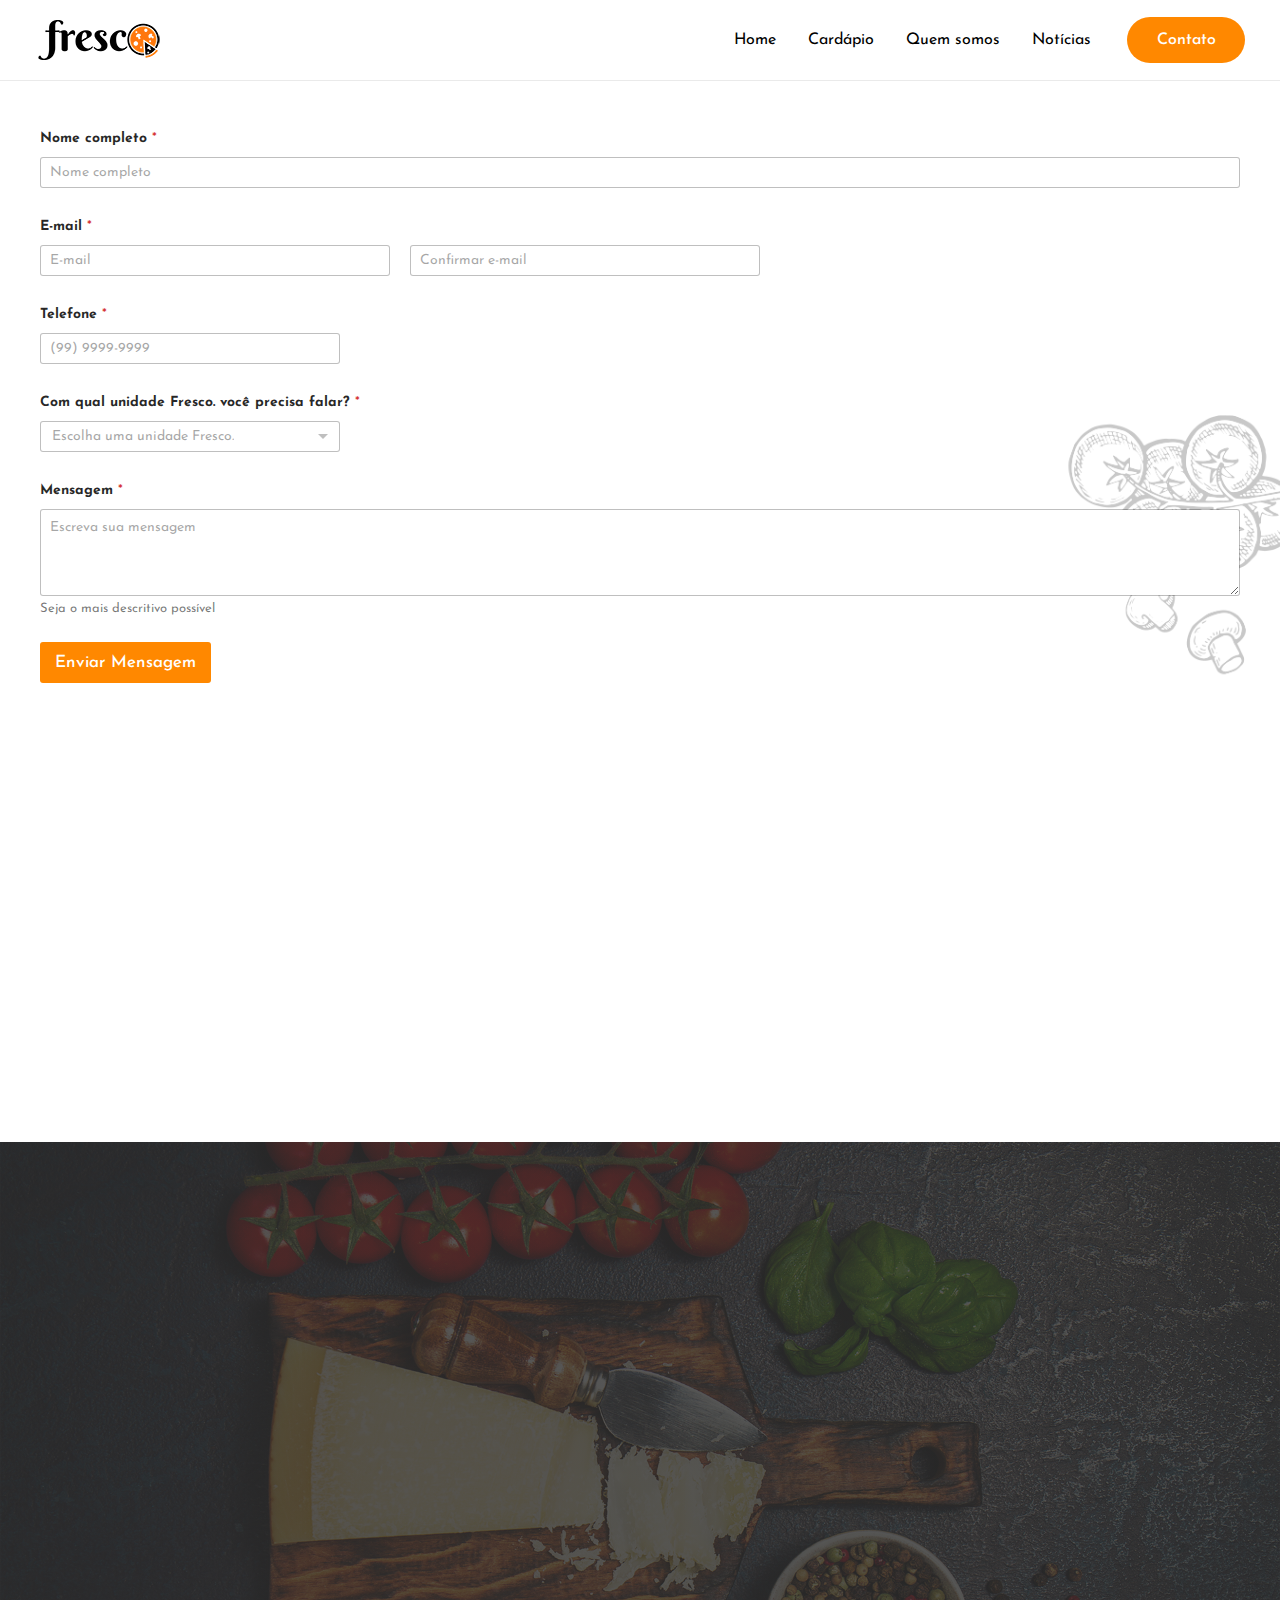
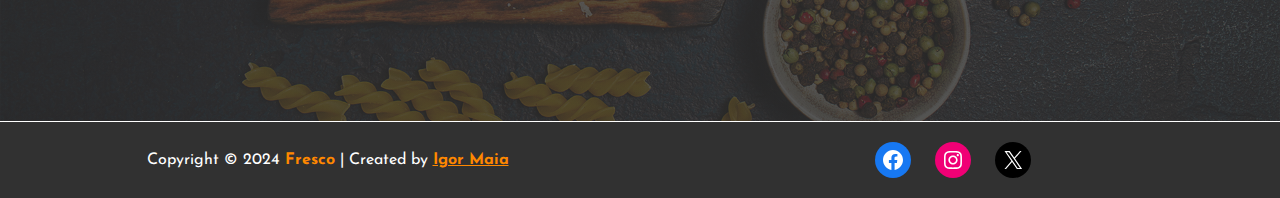
<file: contato/index.html>
<!DOCTYPE html>
<html lang="pt-BR">
<head>
<meta charset="UTF-8">
<meta name="viewport" content="width=device-width, initial-scale=1">
	 <link rel="profile" href="https://gmpg.org/xfn/11"> 
	 <title>Contato &#8211; Fresco</title>
<meta name="robots" content="max-image-preview:large">
<link rel="dns-prefetch" href="//fonts.googleapis.com">
<link rel="alternate" type="application/rss+xml" title="Feed para Fresco &raquo;" href="./../feed/index.html">
<link rel="alternate" type="application/rss+xml" title="Feed de comentários para Fresco &raquo;" href="./../comments/feed/index.html">
<script>
window._wpemojiSettings = {"baseUrl":"https:\/\/s.w.org\/images\/core\/emoji\/15.0.3\/72x72\/","ext":".png","svgUrl":"https:\/\/s.w.org\/images\/core\/emoji\/15.0.3\/svg\/","svgExt":".svg","source":{"concatemoji":".\/\/wp-includes\/js\/wp-emoji-release.min.js?ver=6.5.3"}};
/*! This file is auto-generated */
!function(i,n){var o,s,e;function c(e){try{var t={supportTests:e,timestamp:(new Date).valueOf()};sessionStorage.setItem(o,JSON.stringify(t))}catch(e){}}function p(e,t,n){e.clearRect(0,0,e.canvas.width,e.canvas.height),e.fillText(t,0,0);var t=new Uint32Array(e.getImageData(0,0,e.canvas.width,e.canvas.height).data),r=(e.clearRect(0,0,e.canvas.width,e.canvas.height),e.fillText(n,0,0),new Uint32Array(e.getImageData(0,0,e.canvas.width,e.canvas.height).data));return t.every(function(e,t){return e===r[t]})}function u(e,t,n){switch(t){case"flag":return n(e,"🏳️‍⚧️","🏳️​⚧️")?!1:!n(e,"🇺🇳","🇺​🇳")&&!n(e,"🏴󠁧󠁢󠁥󠁮󠁧󠁿","🏴​󠁧​󠁢​󠁥​󠁮​󠁧​󠁿");case"emoji":return!n(e,"🐦‍⬛","🐦​⬛")}return!1}function f(e,t,n){var r="undefined"!=typeof WorkerGlobalScope&&self instanceof WorkerGlobalScope?new OffscreenCanvas(300,150):i.createElement("canvas"),a=r.getContext("2d",{willReadFrequently:!0}),o=(a.textBaseline="top",a.font="600 32px Arial",{});return e.forEach(function(e){o[e]=t(a,e,n)}),o}function t(e){var t=i.createElement("script");t.src=e,t.defer=!0,i.head.appendChild(t)}"undefined"!=typeof Promise&&(o="wpEmojiSettingsSupports",s=["flag","emoji"],n.supports={everything:!0,everythingExceptFlag:!0},e=new Promise(function(e){i.addEventListener("DOMContentLoaded",e,{once:!0})}),new Promise(function(t){var n=function(){try{var e=JSON.parse(sessionStorage.getItem(o));if("object"==typeof e&&"number"==typeof e.timestamp&&(new Date).valueOf()<e.timestamp+604800&&"object"==typeof e.supportTests)return e.supportTests}catch(e){}return null}();if(!n){if("undefined"!=typeof Worker&&"undefined"!=typeof OffscreenCanvas&&"undefined"!=typeof URL&&URL.createObjectURL&&"undefined"!=typeof Blob)try{var e="postMessage("+f.toString()+"("+[JSON.stringify(s),u.toString(),p.toString()].join(",")+"));",r=new Blob([e],{type:"text/javascript"}),a=new Worker(URL.createObjectURL(r),{name:"wpTestEmojiSupports"});return void(a.onmessage=function(e){c(n=e.data),a.terminate(),t(n)})}catch(e){}c(n=f(s,u,p))}t(n)}).then(function(e){for(var t in e)n.supports[t]=e[t],n.supports.everything=n.supports.everything&&n.supports[t],"flag"!==t&&(n.supports.everythingExceptFlag=n.supports.everythingExceptFlag&&n.supports[t]);n.supports.everythingExceptFlag=n.supports.everythingExceptFlag&&!n.supports.flag,n.DOMReady=!1,n.readyCallback=function(){n.DOMReady=!0}}).then(function(){return e}).then(function(){var e;n.supports.everything||(n.readyCallback(),(e=n.source||{}).concatemoji?t(e.concatemoji):e.wpemoji&&e.twemoji&&(t(e.twemoji),t(e.wpemoji)))}))}((window,document),window._wpemojiSettings);
</script>
<link rel="stylesheet" id="astra-theme-css-css" href="./../wp-content/themes/astra/assets/css/minified/main.min.css?ver=4.6.16" media="all">
<style id="astra-theme-css-inline-css">:root{--ast-post-nav-space:0;--ast-container-default-xlg-padding:2.5em;--ast-container-default-lg-padding:2.5em;--ast-container-default-slg-padding:2em;--ast-container-default-md-padding:2.5em;--ast-container-default-sm-padding:2.5em;--ast-container-default-xs-padding:2.4em;--ast-container-default-xxs-padding:1.8em;--ast-code-block-background:#ECEFF3;--ast-comment-inputs-background:#F9FAFB;--ast-normal-container-width:1200px;--ast-narrow-container-width:750px;--ast-blog-title-font-weight:600;--ast-blog-meta-weight:600;}html{font-size:100%;}a{color:#ff8800;}a:hover,a:focus{color:#292827;}body,button,input,select,textarea,.ast-button,.ast-custom-button{font-family:'Josefin Sans',sans-serif;font-weight:400;font-size:16px;font-size:1rem;line-height:var(--ast-body-line-height,1.65);}blockquote{color:#000000;}h1,.entry-content h1,h2,.entry-content h2,h3,.entry-content h3,h4,.entry-content h4,h5,.entry-content h5,h6,.entry-content h6,.site-title,.site-title a{font-family:'Berkshire Swash',handwriting;}.site-title{font-size:26px;font-size:1.625rem;display:none;}.site-header .site-description{font-size:15px;font-size:0.9375rem;display:none;}.entry-title{font-size:20px;font-size:1.25rem;}.ast-blog-single-element.ast-taxonomy-container a{font-size:14px;font-size:0.875rem;}.ast-blog-meta-container{font-size:13px;font-size:0.8125rem;}.archive .ast-article-post .ast-article-inner,.blog .ast-article-post .ast-article-inner,.archive .ast-article-post .ast-article-inner:hover,.blog .ast-article-post .ast-article-inner:hover{border-top-left-radius:6px;border-top-right-radius:6px;border-bottom-right-radius:6px;border-bottom-left-radius:6px;overflow:hidden;}h1,.entry-content h1{font-size:140px;font-size:8.75rem;font-family:'Berkshire Swash',handwriting;line-height:1.4em;}h2,.entry-content h2{font-size:50px;font-size:3.125rem;font-family:'Berkshire Swash',handwriting;line-height:1.3em;}h3,.entry-content h3{font-size:36px;font-size:2.25rem;font-family:'Berkshire Swash',handwriting;line-height:1.3em;}h4,.entry-content h4{font-size:28px;font-size:1.75rem;line-height:1.2em;font-family:'Berkshire Swash',handwriting;}h5,.entry-content h5{font-size:22px;font-size:1.375rem;line-height:1.2em;font-family:'Berkshire Swash',handwriting;}h6,.entry-content h6{font-size:18px;font-size:1.125rem;line-height:1.25em;font-family:'Berkshire Swash',handwriting;}::selection{background-color:#ff8800;color:#000000;}body,h1,.entry-title a,.entry-content h1,h2,.entry-content h2,h3,.entry-content h3,h4,.entry-content h4,h5,.entry-content h5,h6,.entry-content h6{color:#292827;}.tagcloud a:hover,.tagcloud a:focus,.tagcloud a.current-item{color:#000000;border-color:#ff8800;background-color:#ff8800;}input:focus,input[type="text"]:focus,input[type="email"]:focus,input[type="url"]:focus,input[type="password"]:focus,input[type="reset"]:focus,input[type="search"]:focus,textarea:focus{border-color:#ff8800;}input[type="radio"]:checked,input[type=reset],input[type="checkbox"]:checked,input[type="checkbox"]:hover:checked,input[type="checkbox"]:focus:checked,input[type=range]::-webkit-slider-thumb{border-color:#ff8800;background-color:#ff8800;box-shadow:none;}.site-footer a:hover + .post-count,.site-footer a:focus + .post-count{background:#ff8800;border-color:#ff8800;}.single .nav-links .nav-previous,.single .nav-links .nav-next{color:#ff8800;}.entry-meta,.entry-meta *{line-height:1.45;color:#ff8800;font-weight:600;}.entry-meta a:not(.ast-button):hover,.entry-meta a:not(.ast-button):hover *,.entry-meta a:not(.ast-button):focus,.entry-meta a:not(.ast-button):focus *,.page-links > .page-link,.page-links .page-link:hover,.post-navigation a:hover{color:#292827;}#cat option,.secondary .calendar_wrap thead a,.secondary .calendar_wrap thead a:visited{color:#ff8800;}.secondary .calendar_wrap #today,.ast-progress-val span{background:#ff8800;}.secondary a:hover + .post-count,.secondary a:focus + .post-count{background:#ff8800;border-color:#ff8800;}.calendar_wrap #today > a{color:#000000;}.page-links .page-link,.single .post-navigation a{color:#292827;}.ast-search-menu-icon .search-form button.search-submit{padding:0 4px;}.ast-search-menu-icon form.search-form{padding-right:0;}.ast-search-menu-icon.slide-search input.search-field{width:0;}.ast-header-search .ast-search-menu-icon.ast-dropdown-active .search-form,.ast-header-search .ast-search-menu-icon.ast-dropdown-active .search-field:focus{transition:all 0.2s;}.search-form input.search-field:focus{outline:none;}.ast-search-menu-icon .search-form button.search-submit:focus,.ast-theme-transparent-header .ast-header-search .ast-dropdown-active .ast-icon,.ast-theme-transparent-header .ast-inline-search .search-field:focus .ast-icon{color:var(--ast-global-color-1);}.ast-header-search .slide-search .search-form{border:2px solid var(--ast-global-color-0);}.ast-header-search .slide-search .search-field{background-color:#fff;}.ast-archive-title{color:var(--ast-global-color-2);}.widget-title,.widget .wp-block-heading{font-size:22px;font-size:1.375rem;color:var(--ast-global-color-2);}.ast-single-post .entry-content a,.ast-comment-content a:not(.ast-comment-edit-reply-wrap a){text-decoration:underline;}.ast-single-post .elementor-button-wrapper .elementor-button,.ast-single-post .entry-content .uagb-tab a,.ast-single-post .entry-content .uagb-ifb-cta a,.ast-single-post .entry-content .uabb-module-content a,.ast-single-post .entry-content .uagb-post-grid a,.ast-single-post .entry-content .uagb-timeline a,.ast-single-post .entry-content .uagb-toc__wrap a,.ast-single-post .entry-content .uagb-taxomony-box a,.ast-single-post .entry-content .woocommerce a,.entry-content .wp-block-latest-posts > li > a,.ast-single-post .entry-content .wp-block-file__button,li.ast-post-filter-single,.ast-single-post .ast-comment-content .comment-reply-link,.ast-single-post .ast-comment-content .comment-edit-link{text-decoration:none;}.ast-search-menu-icon.slide-search a:focus-visible:focus-visible,.astra-search-icon:focus-visible,#close:focus-visible,a:focus-visible,.ast-menu-toggle:focus-visible,.site .skip-link:focus-visible,.wp-block-loginout input:focus-visible,.wp-block-search.wp-block-search__button-inside .wp-block-search__inside-wrapper,.ast-header-navigation-arrow:focus-visible,.woocommerce .wc-proceed-to-checkout > .checkout-button:focus-visible,.woocommerce .woocommerce-MyAccount-navigation ul li a:focus-visible,.ast-orders-table__row .ast-orders-table__cell:focus-visible,.woocommerce .woocommerce-order-details .order-again > .button:focus-visible,.woocommerce .woocommerce-message a.button.wc-forward:focus-visible,.woocommerce #minus_qty:focus-visible,.woocommerce #plus_qty:focus-visible,a#ast-apply-coupon:focus-visible,.woocommerce .woocommerce-info a:focus-visible,.woocommerce .astra-shop-summary-wrap a:focus-visible,.woocommerce a.wc-forward:focus-visible,#ast-apply-coupon:focus-visible,.woocommerce-js .woocommerce-mini-cart-item a.remove:focus-visible,#close:focus-visible,.button.search-submit:focus-visible,#search_submit:focus,.normal-search:focus-visible,.ast-header-account-wrap:focus-visible{outline-style:dotted;outline-color:inherit;outline-width:thin;}input:focus,input[type="text"]:focus,input[type="email"]:focus,input[type="url"]:focus,input[type="password"]:focus,input[type="reset"]:focus,input[type="search"]:focus,input[type="number"]:focus,textarea:focus,.wp-block-search__input:focus,[data-section="section-header-mobile-trigger"] .ast-button-wrap .ast-mobile-menu-trigger-minimal:focus,.ast-mobile-popup-drawer.active .menu-toggle-close:focus,.woocommerce-ordering select.orderby:focus,#ast-scroll-top:focus,#coupon_code:focus,.woocommerce-page #comment:focus,.woocommerce #reviews #respond input#submit:focus,.woocommerce a.add_to_cart_button:focus,.woocommerce .button.single_add_to_cart_button:focus,.woocommerce .woocommerce-cart-form button:focus,.woocommerce .woocommerce-cart-form__cart-item .quantity .qty:focus,.woocommerce .woocommerce-billing-fields .woocommerce-billing-fields__field-wrapper .woocommerce-input-wrapper > .input-text:focus,.woocommerce #order_comments:focus,.woocommerce #place_order:focus,.woocommerce .woocommerce-address-fields .woocommerce-address-fields__field-wrapper .woocommerce-input-wrapper > .input-text:focus,.woocommerce .woocommerce-MyAccount-content form button:focus,.woocommerce .woocommerce-MyAccount-content .woocommerce-EditAccountForm .woocommerce-form-row .woocommerce-Input.input-text:focus,.woocommerce .ast-woocommerce-container .woocommerce-pagination ul.page-numbers li a:focus,body #content .woocommerce form .form-row .select2-container--default .select2-selection--single:focus,#ast-coupon-code:focus,.woocommerce.woocommerce-js .quantity input[type=number]:focus,.woocommerce-js .woocommerce-mini-cart-item .quantity input[type=number]:focus,.woocommerce p#ast-coupon-trigger:focus{border-style:dotted;border-color:inherit;border-width:thin;}input{outline:none;}.ast-logo-title-inline .site-logo-img{padding-right:1em;}.site-logo-img img{ transition:all 0.2s linear;}body .ast-oembed-container *{position:absolute;top:0;width:100%;height:100%;left:0;}body .wp-block-embed-pocket-casts .ast-oembed-container *{position:unset;}.ast-single-post-featured-section + article {margin-top: 2em;}.site-content .ast-single-post-featured-section img {width: 100%;overflow: hidden;object-fit: cover;}.ast-separate-container .site-content .ast-single-post-featured-section + article {margin-top: -80px;z-index: 9;position: relative;border-radius: 4px;}@media (min-width: 922px) {.ast-no-sidebar .site-content .ast-article-image-container--wide {margin-left: -120px;margin-right: -120px;max-width: unset;width: unset;}.ast-left-sidebar .site-content .ast-article-image-container--wide,.ast-right-sidebar .site-content .ast-article-image-container--wide {margin-left: -10px;margin-right: -10px;}.site-content .ast-article-image-container--full {margin-left: calc( -50vw + 50%);margin-right: calc( -50vw + 50%);max-width: 100vw;width: 100vw;}.ast-left-sidebar .site-content .ast-article-image-container--full,.ast-right-sidebar .site-content .ast-article-image-container--full {margin-left: -10px;margin-right: -10px;max-width: inherit;width: auto;}}.site > .ast-single-related-posts-container {margin-top: 0;}@media (min-width: 922px) {.ast-desktop .ast-container--narrow {max-width: var(--ast-narrow-container-width);margin: 0 auto;}}input[type="text"],input[type="number"],input[type="email"],input[type="url"],input[type="password"],input[type="search"],input[type=reset],input[type=tel],input[type=date],select,textarea{font-size:16px;font-style:normal;font-weight:400;line-height:24px;width:100%;padding:12px 16px;border-radius:4px;box-shadow:0px 1px 2px 0px rgba(0,0,0,0.05);color:var(--ast-form-input-text,#475569);}input[type="text"],input[type="number"],input[type="email"],input[type="url"],input[type="password"],input[type="search"],input[type=reset],input[type=tel],input[type=date],select{height:40px;}input[type="date"]{border-width:1px;border-style:solid;border-color:var(--ast-border-color);}input[type="text"]:focus,input[type="number"]:focus,input[type="email"]:focus,input[type="url"]:focus,input[type="password"]:focus,input[type="search"]:focus,input[type=reset]:focus,input[type="tel"]:focus,input[type="date"]:focus,select:focus,textarea:focus{border-color:#046BD2;box-shadow:none;outline:none;color:var(--ast-form-input-focus-text,#475569);}label,legend{color:#111827;font-size:14px;font-style:normal;font-weight:500;line-height:20px;}select{padding:6px 10px;}fieldset{padding:30px;border-radius:4px;}button,.ast-button,.button,input[type="button"],input[type="reset"],input[type="submit"]{border-radius:4px;box-shadow:0px 1px 2px 0px rgba(0,0,0,0.05);}:root{--ast-comment-inputs-background:#FFF;}::placeholder{color:var(--ast-form-field-color,#9CA3AF);}::-ms-input-placeholder{color:var(--ast-form-field-color,#9CA3AF);}@media (max-width:921.9px){#ast-desktop-header{display:none;}}@media (min-width:922px){#ast-mobile-header{display:none;}}.wp-block-buttons.aligncenter{justify-content:center;}@media (max-width:921px){.ast-theme-transparent-header #primary,.ast-theme-transparent-header #secondary{padding:0;}}@media (max-width:921px){.ast-plain-container.ast-no-sidebar #primary{padding:0;}}.ast-plain-container.ast-no-sidebar #primary{margin-top:0;margin-bottom:0;}.wp-block-button.is-style-outline .wp-block-button__link{border-color:#ff8800;}div.wp-block-button.is-style-outline > .wp-block-button__link:not(.has-text-color),div.wp-block-button.wp-block-button__link.is-style-outline:not(.has-text-color){color:#ff8800;}.wp-block-button.is-style-outline .wp-block-button__link:hover,.wp-block-buttons .wp-block-button.is-style-outline .wp-block-button__link:focus,.wp-block-buttons .wp-block-button.is-style-outline > .wp-block-button__link:not(.has-text-color):hover,.wp-block-buttons .wp-block-button.wp-block-button__link.is-style-outline:not(.has-text-color):hover{color:#ffffff;background-color:#292827;border-color:#292827;}.post-page-numbers.current .page-link,.ast-pagination .page-numbers.current{color:#000000;border-color:#ff8800;background-color:#ff8800;}.wp-block-buttons .wp-block-button.is-style-outline .wp-block-button__link.wp-element-button,.ast-outline-button,.wp-block-uagb-buttons-child .uagb-buttons-repeater.ast-outline-button{border-color:#ff8800;font-family:inherit;font-weight:500;font-size:16px;font-size:1rem;line-height:1em;padding-top:13px;padding-right:30px;padding-bottom:13px;padding-left:30px;}.wp-block-buttons .wp-block-button.is-style-outline > .wp-block-button__link:not(.has-text-color),.wp-block-buttons .wp-block-button.wp-block-button__link.is-style-outline:not(.has-text-color),.ast-outline-button{color:#ff8800;}.wp-block-button.is-style-outline .wp-block-button__link:hover,.wp-block-buttons .wp-block-button.is-style-outline .wp-block-button__link:focus,.wp-block-buttons .wp-block-button.is-style-outline > .wp-block-button__link:not(.has-text-color):hover,.wp-block-buttons .wp-block-button.wp-block-button__link.is-style-outline:not(.has-text-color):hover,.ast-outline-button:hover,.ast-outline-button:focus,.wp-block-uagb-buttons-child .uagb-buttons-repeater.ast-outline-button:hover,.wp-block-uagb-buttons-child .uagb-buttons-repeater.ast-outline-button:focus{color:#ffffff;background-color:#292827;border-color:#292827;}.ast-single-post .entry-content a.ast-outline-button,.ast-single-post .entry-content .is-style-outline>.wp-block-button__link{text-decoration:none;}.uagb-buttons-repeater.ast-outline-button{border-radius:9999px;}@media (max-width:921px){.wp-block-buttons .wp-block-button.is-style-outline .wp-block-button__link.wp-element-button,.ast-outline-button,.wp-block-uagb-buttons-child .uagb-buttons-repeater.ast-outline-button{padding-top:12px;padding-right:28px;padding-bottom:12px;padding-left:28px;}}@media (max-width:544px){.wp-block-buttons .wp-block-button.is-style-outline .wp-block-button__link.wp-element-button,.ast-outline-button,.wp-block-uagb-buttons-child .uagb-buttons-repeater.ast-outline-button{padding-top:10px;padding-right:24px;padding-bottom:10px;padding-left:24px;}}.entry-content[ast-blocks-layout] > figure{margin-bottom:1em;}h1.widget-title{font-weight:inherit;}h2.widget-title{font-weight:inherit;}h3.widget-title{font-weight:inherit;}#page{display:flex;flex-direction:column;min-height:100vh;}.ast-404-layout-1 h1.page-title{color:var(--ast-global-color-2);}.single .post-navigation a{line-height:1em;height:inherit;}.error-404 .page-sub-title{font-size:1.5rem;font-weight:inherit;}.search .site-content .content-area .search-form{margin-bottom:0;}#page .site-content{flex-grow:1;}.widget{margin-bottom:1.25em;}#secondary li{line-height:1.5em;}#secondary .wp-block-group h2{margin-bottom:0.7em;}#secondary h2{font-size:1.7rem;}.ast-separate-container .ast-article-post,.ast-separate-container .ast-article-single,.ast-separate-container .comment-respond{padding:3em;}.ast-separate-container .ast-article-single .ast-article-single{padding:0;}.ast-article-single .wp-block-post-template-is-layout-grid{padding-left:0;}.ast-separate-container .comments-title,.ast-narrow-container .comments-title{padding:1.5em 2em;}.ast-page-builder-template .comment-form-textarea,.ast-comment-formwrap .ast-grid-common-col{padding:0;}.ast-comment-formwrap{padding:0;display:inline-flex;column-gap:20px;width:100%;margin-left:0;margin-right:0;}.comments-area textarea#comment:focus,.comments-area textarea#comment:active,.comments-area .ast-comment-formwrap input[type="text"]:focus,.comments-area .ast-comment-formwrap input[type="text"]:active {box-shadow:none;outline:none;}.archive.ast-page-builder-template .entry-header{margin-top:2em;}.ast-page-builder-template .ast-comment-formwrap{width:100%;}.entry-title{margin-bottom:0.6em;}.ast-archive-description p{font-size:inherit;font-weight:inherit;line-height:inherit;}.ast-separate-container .ast-comment-list li.depth-1,.hentry{margin-bottom:1.5em;}.site-content section.ast-archive-description{margin-bottom:2em;}@media (min-width:921px){.ast-left-sidebar.ast-page-builder-template #secondary,.archive.ast-right-sidebar.ast-page-builder-template .site-main{padding-left:20px;padding-right:20px;}}@media (max-width:544px){.ast-comment-formwrap.ast-row{column-gap:10px;display:inline-block;}#ast-commentform .ast-grid-common-col{position:relative;width:100%;}}@media (min-width:1201px){.ast-separate-container .ast-article-post,.ast-separate-container .ast-article-single,.ast-separate-container .ast-author-box,.ast-separate-container .ast-404-layout-1,.ast-separate-container .no-results{padding:3em;}}@media (max-width:921px){.ast-separate-container #primary,.ast-separate-container #secondary{padding:1.5em 0;}#primary,#secondary{padding:1.5em 0;margin:0;}.ast-left-sidebar #content > .ast-container{display:flex;flex-direction:column-reverse;width:100%;}}@media (min-width:922px){.ast-separate-container.ast-right-sidebar #primary,.ast-separate-container.ast-left-sidebar #primary{border:0;}.search-no-results.ast-separate-container #primary{margin-bottom:4em;}}.wp-block-button .wp-block-button__link{color:#000000;}.wp-block-button .wp-block-button__link:hover,.wp-block-button .wp-block-button__link:focus{color:#ffffff;background-color:#292827;border-color:#292827;}.wp-block-button .wp-block-button__link,.wp-block-search .wp-block-search__button,body .wp-block-file .wp-block-file__button{border-color:#ff8800;background-color:#ff8800;color:#000000;font-family:inherit;font-weight:500;line-height:1em;font-size:16px;font-size:1rem;padding-top:15px;padding-right:30px;padding-bottom:15px;padding-left:30px;}.ast-single-post .entry-content .wp-block-button .wp-block-button__link,.ast-single-post .entry-content .wp-block-search .wp-block-search__button,body .entry-content .wp-block-file .wp-block-file__button{text-decoration:none;}@media (max-width:921px){.wp-block-button .wp-block-button__link,.wp-block-search .wp-block-search__button,body .wp-block-file .wp-block-file__button{padding-top:14px;padding-right:28px;padding-bottom:14px;padding-left:28px;}}@media (max-width:544px){.wp-block-button .wp-block-button__link,.wp-block-search .wp-block-search__button,body .wp-block-file .wp-block-file__button{padding-top:12px;padding-right:24px;padding-bottom:12px;padding-left:24px;}}.menu-toggle,button,.ast-button,.ast-custom-button,.button,input#submit,input[type="button"],input[type="submit"],input[type="reset"],#comments .submit,.search .search-submit,form[CLASS*="wp-block-search__"].wp-block-search .wp-block-search__inside-wrapper .wp-block-search__button,body .wp-block-file .wp-block-file__button,.search .search-submit,.woocommerce-js a.button,.woocommerce button.button,.woocommerce .woocommerce-message a.button,.woocommerce #respond input#submit.alt,.woocommerce input.button.alt,.woocommerce input.button,.woocommerce input.button:disabled,.woocommerce input.button:disabled[disabled],.woocommerce input.button:disabled:hover,.woocommerce input.button:disabled[disabled]:hover,.woocommerce #respond input#submit,.woocommerce button.button.alt.disabled,.wc-block-grid__products .wc-block-grid__product .wp-block-button__link,.wc-block-grid__product-onsale,[CLASS*="wc-block"] button,.woocommerce-js .astra-cart-drawer .astra-cart-drawer-content .woocommerce-mini-cart__buttons .button:not(.checkout):not(.ast-continue-shopping),.woocommerce-js .astra-cart-drawer .astra-cart-drawer-content .woocommerce-mini-cart__buttons a.checkout,.woocommerce button.button.alt.disabled.wc-variation-selection-needed,[CLASS*="wc-block"] .wc-block-components-button{border-style:solid;border-top-width:0;border-right-width:0;border-left-width:0;border-bottom-width:0;color:#000000;border-color:#ff8800;background-color:#ff8800;padding-top:15px;padding-right:30px;padding-bottom:15px;padding-left:30px;font-family:inherit;font-weight:500;font-size:16px;font-size:1rem;line-height:1em;}button:focus,.menu-toggle:hover,button:hover,.ast-button:hover,.ast-custom-button:hover .button:hover,.ast-custom-button:hover ,input[type=reset]:hover,input[type=reset]:focus,input#submit:hover,input#submit:focus,input[type="button"]:hover,input[type="button"]:focus,input[type="submit"]:hover,input[type="submit"]:focus,form[CLASS*="wp-block-search__"].wp-block-search .wp-block-search__inside-wrapper .wp-block-search__button:hover,form[CLASS*="wp-block-search__"].wp-block-search .wp-block-search__inside-wrapper .wp-block-search__button:focus,body .wp-block-file .wp-block-file__button:hover,body .wp-block-file .wp-block-file__button:focus,.woocommerce-js a.button:hover,.woocommerce button.button:hover,.woocommerce .woocommerce-message a.button:hover,.woocommerce #respond input#submit:hover,.woocommerce #respond input#submit.alt:hover,.woocommerce input.button.alt:hover,.woocommerce input.button:hover,.woocommerce button.button.alt.disabled:hover,.wc-block-grid__products .wc-block-grid__product .wp-block-button__link:hover,[CLASS*="wc-block"] button:hover,.woocommerce-js .astra-cart-drawer .astra-cart-drawer-content .woocommerce-mini-cart__buttons .button:not(.checkout):not(.ast-continue-shopping):hover,.woocommerce-js .astra-cart-drawer .astra-cart-drawer-content .woocommerce-mini-cart__buttons a.checkout:hover,.woocommerce button.button.alt.disabled.wc-variation-selection-needed:hover,[CLASS*="wc-block"] .wc-block-components-button:hover,[CLASS*="wc-block"] .wc-block-components-button:focus{color:#ffffff;background-color:#292827;border-color:#292827;}form[CLASS*="wp-block-search__"].wp-block-search .wp-block-search__inside-wrapper .wp-block-search__button.has-icon{padding-top:calc(15px - 3px);padding-right:calc(30px - 3px);padding-bottom:calc(15px - 3px);padding-left:calc(30px - 3px);}@media (max-width:921px){.menu-toggle,button,.ast-button,.ast-custom-button,.button,input#submit,input[type="button"],input[type="submit"],input[type="reset"],#comments .submit,.search .search-submit,form[CLASS*="wp-block-search__"].wp-block-search .wp-block-search__inside-wrapper .wp-block-search__button,body .wp-block-file .wp-block-file__button,.search .search-submit,.woocommerce-js a.button,.woocommerce button.button,.woocommerce .woocommerce-message a.button,.woocommerce #respond input#submit.alt,.woocommerce input.button.alt,.woocommerce input.button,.woocommerce input.button:disabled,.woocommerce input.button:disabled[disabled],.woocommerce input.button:disabled:hover,.woocommerce input.button:disabled[disabled]:hover,.woocommerce #respond input#submit,.woocommerce button.button.alt.disabled,.wc-block-grid__products .wc-block-grid__product .wp-block-button__link,.wc-block-grid__product-onsale,[CLASS*="wc-block"] button,.woocommerce-js .astra-cart-drawer .astra-cart-drawer-content .woocommerce-mini-cart__buttons .button:not(.checkout):not(.ast-continue-shopping),.woocommerce-js .astra-cart-drawer .astra-cart-drawer-content .woocommerce-mini-cart__buttons a.checkout,.woocommerce button.button.alt.disabled.wc-variation-selection-needed,[CLASS*="wc-block"] .wc-block-components-button{padding-top:14px;padding-right:28px;padding-bottom:14px;padding-left:28px;}}@media (max-width:544px){.menu-toggle,button,.ast-button,.ast-custom-button,.button,input#submit,input[type="button"],input[type="submit"],input[type="reset"],#comments .submit,.search .search-submit,form[CLASS*="wp-block-search__"].wp-block-search .wp-block-search__inside-wrapper .wp-block-search__button,body .wp-block-file .wp-block-file__button,.search .search-submit,.woocommerce-js a.button,.woocommerce button.button,.woocommerce .woocommerce-message a.button,.woocommerce #respond input#submit.alt,.woocommerce input.button.alt,.woocommerce input.button,.woocommerce input.button:disabled,.woocommerce input.button:disabled[disabled],.woocommerce input.button:disabled:hover,.woocommerce input.button:disabled[disabled]:hover,.woocommerce #respond input#submit,.woocommerce button.button.alt.disabled,.wc-block-grid__products .wc-block-grid__product .wp-block-button__link,.wc-block-grid__product-onsale,[CLASS*="wc-block"] button,.woocommerce-js .astra-cart-drawer .astra-cart-drawer-content .woocommerce-mini-cart__buttons .button:not(.checkout):not(.ast-continue-shopping),.woocommerce-js .astra-cart-drawer .astra-cart-drawer-content .woocommerce-mini-cart__buttons a.checkout,.woocommerce button.button.alt.disabled.wc-variation-selection-needed,[CLASS*="wc-block"] .wc-block-components-button{padding-top:12px;padding-right:24px;padding-bottom:12px;padding-left:24px;}}@media (max-width:921px){.ast-mobile-header-stack .main-header-bar .ast-search-menu-icon{display:inline-block;}.ast-header-break-point.ast-header-custom-item-outside .ast-mobile-header-stack .main-header-bar .ast-search-icon{margin:0;}.ast-comment-avatar-wrap img{max-width:2.5em;}.ast-comment-meta{padding:0 1.8888em 1.3333em;}}@media (min-width:544px){.ast-container{max-width:100%;}}@media (max-width:544px){.ast-separate-container .ast-article-post,.ast-separate-container .ast-article-single,.ast-separate-container .comments-title,.ast-separate-container .ast-archive-description{padding:1.5em 1em;}.ast-separate-container #content .ast-container{padding-left:0.54em;padding-right:0.54em;}.ast-separate-container .ast-comment-list .bypostauthor{padding:.5em;}.ast-search-menu-icon.ast-dropdown-active .search-field{width:170px;}}.ast-separate-container{background-color:var(--ast-global-color-4);;}@media (max-width:921px){.site-title{display:none;}.site-header .site-description{display:none;}h1,.entry-content h1{font-size:30px;}h2,.entry-content h2{font-size:25px;}h3,.entry-content h3{font-size:20px;}}@media (max-width:544px){.site-title{display:none;}.site-header .site-description{display:none;}h1,.entry-content h1{font-size:30px;}h2,.entry-content h2{font-size:25px;}h3,.entry-content h3{font-size:20px;}}@media (max-width:921px){html{font-size:91.2%;}}@media (max-width:544px){html{font-size:91.2%;}}@media (min-width:922px){.ast-container{max-width:1240px;}}@media (min-width:922px){.site-content .ast-container{display:flex;}}@media (max-width:921px){.site-content .ast-container{flex-direction:column;}}.entry-content h1,.entry-content h2,.entry-content h3,.entry-content h4,.entry-content h5,.entry-content h6{clear:none;}@media (min-width:922px){.main-header-menu .sub-menu .menu-item.ast-left-align-sub-menu:hover > .sub-menu,.main-header-menu .sub-menu .menu-item.ast-left-align-sub-menu.focus > .sub-menu{margin-left:-0px;}}.entry-content li > p{margin-bottom:0;}.site .comments-area{padding-bottom:2em;margin-top:2em;}.wp-block-file {display: flex;align-items: center;flex-wrap: wrap;justify-content: space-between;}.wp-block-pullquote {border: none;}.wp-block-pullquote blockquote::before {content: "\201D";font-family: "Helvetica",sans-serif;display: flex;transform: rotate( 180deg );font-size: 6rem;font-style: normal;line-height: 1;font-weight: bold;align-items: center;justify-content: center;}.has-text-align-right > blockquote::before {justify-content: flex-start;}.has-text-align-left > blockquote::before {justify-content: flex-end;}figure.wp-block-pullquote.is-style-solid-color blockquote {max-width: 100%;text-align: inherit;}html body {--wp--custom--ast-default-block-top-padding: 3em;--wp--custom--ast-default-block-right-padding: 3em;--wp--custom--ast-default-block-bottom-padding: 3em;--wp--custom--ast-default-block-left-padding: 3em;--wp--custom--ast-container-width: 1200px;--wp--custom--ast-content-width-size: 1200px;--wp--custom--ast-wide-width-size: calc(1200px + var(--wp--custom--ast-default-block-left-padding) + var(--wp--custom--ast-default-block-right-padding));}.ast-narrow-container {--wp--custom--ast-content-width-size: 750px;--wp--custom--ast-wide-width-size: 750px;}@media(max-width: 921px) {html body {--wp--custom--ast-default-block-top-padding: 3em;--wp--custom--ast-default-block-right-padding: 2em;--wp--custom--ast-default-block-bottom-padding: 3em;--wp--custom--ast-default-block-left-padding: 2em;}}@media(max-width: 544px) {html body {--wp--custom--ast-default-block-top-padding: 3em;--wp--custom--ast-default-block-right-padding: 1.5em;--wp--custom--ast-default-block-bottom-padding: 3em;--wp--custom--ast-default-block-left-padding: 1.5em;}}.entry-content > .wp-block-group,.entry-content > .wp-block-cover,.entry-content > .wp-block-columns {padding-top: var(--wp--custom--ast-default-block-top-padding);padding-right: var(--wp--custom--ast-default-block-right-padding);padding-bottom: var(--wp--custom--ast-default-block-bottom-padding);padding-left: var(--wp--custom--ast-default-block-left-padding);}.ast-plain-container.ast-no-sidebar .entry-content > .alignfull,.ast-page-builder-template .ast-no-sidebar .entry-content > .alignfull {margin-left: calc( -50vw + 50%);margin-right: calc( -50vw + 50%);max-width: 100vw;width: 100vw;}.ast-plain-container.ast-no-sidebar .entry-content .alignfull .alignfull,.ast-page-builder-template.ast-no-sidebar .entry-content .alignfull .alignfull,.ast-plain-container.ast-no-sidebar .entry-content .alignfull .alignwide,.ast-page-builder-template.ast-no-sidebar .entry-content .alignfull .alignwide,.ast-plain-container.ast-no-sidebar .entry-content .alignwide .alignfull,.ast-page-builder-template.ast-no-sidebar .entry-content .alignwide .alignfull,.ast-plain-container.ast-no-sidebar .entry-content .alignwide .alignwide,.ast-page-builder-template.ast-no-sidebar .entry-content .alignwide .alignwide,.ast-plain-container.ast-no-sidebar .entry-content .wp-block-column .alignfull,.ast-page-builder-template.ast-no-sidebar .entry-content .wp-block-column .alignfull,.ast-plain-container.ast-no-sidebar .entry-content .wp-block-column .alignwide,.ast-page-builder-template.ast-no-sidebar .entry-content .wp-block-column .alignwide {margin-left: auto;margin-right: auto;width: 100%;}[ast-blocks-layout] .wp-block-separator:not(.is-style-dots) {height: 0;}[ast-blocks-layout] .wp-block-separator {margin: 20px auto;}[ast-blocks-layout] .wp-block-separator:not(.is-style-wide):not(.is-style-dots) {max-width: 100px;}[ast-blocks-layout] .wp-block-separator.has-background {padding: 0;}.entry-content[ast-blocks-layout] > * {max-width: var(--wp--custom--ast-content-width-size);margin-left: auto;margin-right: auto;}.entry-content[ast-blocks-layout] > .alignwide {max-width: var(--wp--custom--ast-wide-width-size);}.entry-content[ast-blocks-layout] .alignfull {max-width: none;}.entry-content .wp-block-columns {margin-bottom: 0;}blockquote {margin: 1.5em;border-color: rgba(0,0,0,0.05);}.wp-block-quote:not(.has-text-align-right):not(.has-text-align-center) {border-left: 5px solid rgba(0,0,0,0.05);}.has-text-align-right > blockquote,blockquote.has-text-align-right {border-right: 5px solid rgba(0,0,0,0.05);}.has-text-align-left > blockquote,blockquote.has-text-align-left {border-left: 5px solid rgba(0,0,0,0.05);}.wp-block-site-tagline,.wp-block-latest-posts .read-more {margin-top: 15px;}.wp-block-loginout p label {display: block;}.wp-block-loginout p:not(.login-remember):not(.login-submit) input {width: 100%;}.wp-block-loginout input:focus {border-color: transparent;}.wp-block-loginout input:focus {outline: thin dotted;}.entry-content .wp-block-media-text .wp-block-media-text__content {padding: 0 0 0 8%;}.entry-content .wp-block-media-text.has-media-on-the-right .wp-block-media-text__content {padding: 0 8% 0 0;}.entry-content .wp-block-media-text.has-background .wp-block-media-text__content {padding: 8%;}.entry-content .wp-block-cover:not([class*="background-color"]) .wp-block-cover__inner-container,.entry-content .wp-block-cover:not([class*="background-color"]) .wp-block-cover-image-text,.entry-content .wp-block-cover:not([class*="background-color"]) .wp-block-cover-text,.entry-content .wp-block-cover-image:not([class*="background-color"]) .wp-block-cover__inner-container,.entry-content .wp-block-cover-image:not([class*="background-color"]) .wp-block-cover-image-text,.entry-content .wp-block-cover-image:not([class*="background-color"]) .wp-block-cover-text {color: var(--ast-global-color-5);}.wp-block-loginout .login-remember input {width: 1.1rem;height: 1.1rem;margin: 0 5px 4px 0;vertical-align: middle;}.wp-block-latest-posts > li > *:first-child,.wp-block-latest-posts:not(.is-grid) > li:first-child {margin-top: 0;}.wp-block-search__inside-wrapper .wp-block-search__input {padding: 0 10px;color: var(--ast-global-color-3);background: var(--ast-global-color-5);border-color: var(--ast-border-color);}.wp-block-latest-posts .read-more {margin-bottom: 1.5em;}.wp-block-search__no-button .wp-block-search__inside-wrapper .wp-block-search__input {padding-top: 5px;padding-bottom: 5px;}.wp-block-latest-posts .wp-block-latest-posts__post-date,.wp-block-latest-posts .wp-block-latest-posts__post-author {font-size: 1rem;}.wp-block-latest-posts > li > *,.wp-block-latest-posts:not(.is-grid) > li {margin-top: 12px;margin-bottom: 12px;}.ast-page-builder-template .entry-content[ast-blocks-layout] > *,.ast-page-builder-template .entry-content[ast-blocks-layout] > .alignfull > * {max-width: none;}.ast-page-builder-template .entry-content[ast-blocks-layout] > .alignwide > * {max-width: var(--wp--custom--ast-wide-width-size);}.ast-page-builder-template .entry-content[ast-blocks-layout] > .inherit-container-width > *,.ast-page-builder-template .entry-content[ast-blocks-layout] > * > *,.entry-content[ast-blocks-layout] > .wp-block-cover .wp-block-cover__inner-container {max-width: var(--wp--custom--ast-content-width-size);margin-left: auto;margin-right: auto;}.entry-content[ast-blocks-layout] .wp-block-cover:not(.alignleft):not(.alignright) {width: auto;}@media(max-width: 1200px) {.ast-separate-container .entry-content > .alignfull,.ast-separate-container .entry-content[ast-blocks-layout] > .alignwide,.ast-plain-container .entry-content[ast-blocks-layout] > .alignwide,.ast-plain-container .entry-content .alignfull {margin-left: calc(-1 * min(var(--ast-container-default-xlg-padding),20px)) ;margin-right: calc(-1 * min(var(--ast-container-default-xlg-padding),20px));}}@media(min-width: 1201px) {.ast-separate-container .entry-content > .alignfull {margin-left: calc(-1 * var(--ast-container-default-xlg-padding) );margin-right: calc(-1 * var(--ast-container-default-xlg-padding) );}.ast-separate-container .entry-content[ast-blocks-layout] > .alignwide,.ast-plain-container .entry-content[ast-blocks-layout] > .alignwide {margin-left: calc(-1 * var(--wp--custom--ast-default-block-left-padding) );margin-right: calc(-1 * var(--wp--custom--ast-default-block-right-padding) );}}@media(min-width: 921px) {.ast-separate-container .entry-content .wp-block-group.alignwide:not(.inherit-container-width) > :where(:not(.alignleft):not(.alignright)),.ast-plain-container .entry-content .wp-block-group.alignwide:not(.inherit-container-width) > :where(:not(.alignleft):not(.alignright)) {max-width: calc( var(--wp--custom--ast-content-width-size) + 80px );}.ast-plain-container.ast-right-sidebar .entry-content[ast-blocks-layout] .alignfull,.ast-plain-container.ast-left-sidebar .entry-content[ast-blocks-layout] .alignfull {margin-left: -60px;margin-right: -60px;}}@media(min-width: 544px) {.entry-content > .alignleft {margin-right: 20px;}.entry-content > .alignright {margin-left: 20px;}}@media (max-width:544px){.wp-block-columns .wp-block-column:not(:last-child){margin-bottom:20px;}.wp-block-latest-posts{margin:0;}}@media( max-width: 600px ) {.entry-content .wp-block-media-text .wp-block-media-text__content,.entry-content .wp-block-media-text.has-media-on-the-right .wp-block-media-text__content {padding: 8% 0 0;}.entry-content .wp-block-media-text.has-background .wp-block-media-text__content {padding: 8%;}}.ast-page-builder-template .entry-header {padding-left: 0;}.ast-narrow-container .site-content .wp-block-uagb-image--align-full .wp-block-uagb-image__figure {max-width: 100%;margin-left: auto;margin-right: auto;}.entry-content ul,.entry-content ol {padding: revert;margin: revert;padding-left: 20px;}:root .has-ast-global-color-0-color{color:var(--ast-global-color-0);}:root .has-ast-global-color-0-background-color{background-color:var(--ast-global-color-0);}:root .wp-block-button .has-ast-global-color-0-color{color:var(--ast-global-color-0);}:root .wp-block-button .has-ast-global-color-0-background-color{background-color:var(--ast-global-color-0);}:root .has-ast-global-color-1-color{color:var(--ast-global-color-1);}:root .has-ast-global-color-1-background-color{background-color:var(--ast-global-color-1);}:root .wp-block-button .has-ast-global-color-1-color{color:var(--ast-global-color-1);}:root .wp-block-button .has-ast-global-color-1-background-color{background-color:var(--ast-global-color-1);}:root .has-ast-global-color-2-color{color:var(--ast-global-color-2);}:root .has-ast-global-color-2-background-color{background-color:var(--ast-global-color-2);}:root .wp-block-button .has-ast-global-color-2-color{color:var(--ast-global-color-2);}:root .wp-block-button .has-ast-global-color-2-background-color{background-color:var(--ast-global-color-2);}:root .has-ast-global-color-3-color{color:var(--ast-global-color-3);}:root .has-ast-global-color-3-background-color{background-color:var(--ast-global-color-3);}:root .wp-block-button .has-ast-global-color-3-color{color:var(--ast-global-color-3);}:root .wp-block-button .has-ast-global-color-3-background-color{background-color:var(--ast-global-color-3);}:root .has-ast-global-color-4-color{color:var(--ast-global-color-4);}:root .has-ast-global-color-4-background-color{background-color:var(--ast-global-color-4);}:root .wp-block-button .has-ast-global-color-4-color{color:var(--ast-global-color-4);}:root .wp-block-button .has-ast-global-color-4-background-color{background-color:var(--ast-global-color-4);}:root .has-ast-global-color-5-color{color:var(--ast-global-color-5);}:root .has-ast-global-color-5-background-color{background-color:var(--ast-global-color-5);}:root .wp-block-button .has-ast-global-color-5-color{color:var(--ast-global-color-5);}:root .wp-block-button .has-ast-global-color-5-background-color{background-color:var(--ast-global-color-5);}:root .has-ast-global-color-6-color{color:var(--ast-global-color-6);}:root .has-ast-global-color-6-background-color{background-color:var(--ast-global-color-6);}:root .wp-block-button .has-ast-global-color-6-color{color:var(--ast-global-color-6);}:root .wp-block-button .has-ast-global-color-6-background-color{background-color:var(--ast-global-color-6);}:root .has-ast-global-color-7-color{color:var(--ast-global-color-7);}:root .has-ast-global-color-7-background-color{background-color:var(--ast-global-color-7);}:root .wp-block-button .has-ast-global-color-7-color{color:var(--ast-global-color-7);}:root .wp-block-button .has-ast-global-color-7-background-color{background-color:var(--ast-global-color-7);}:root .has-ast-global-color-8-color{color:var(--ast-global-color-8);}:root .has-ast-global-color-8-background-color{background-color:var(--ast-global-color-8);}:root .wp-block-button .has-ast-global-color-8-color{color:var(--ast-global-color-8);}:root .wp-block-button .has-ast-global-color-8-background-color{background-color:var(--ast-global-color-8);}:root{--ast-global-color-0:#046bd2;--ast-global-color-1:#045cb4;--ast-global-color-2:#1e293b;--ast-global-color-3:#334155;--ast-global-color-4:#F0F5FA;--ast-global-color-5:#FFFFFF;--ast-global-color-6:#D1D5DB;--ast-global-color-7:#111111;--ast-global-color-8:#111111;}:root {--ast-border-color : var(--ast-global-color-6);}.ast-single-entry-banner {-js-display: flex;display: flex;flex-direction: column;justify-content: center;text-align: center;position: relative;background: #eeeeee;}.ast-single-entry-banner[data-banner-layout="layout-1"] {max-width: 1200px;background: inherit;padding: 20px 0;}.ast-single-entry-banner[data-banner-width-type="custom"] {margin: 0 auto;width: 100%;}.ast-single-entry-banner + .site-content .entry-header {margin-bottom: 0;}.site .ast-author-avatar {--ast-author-avatar-size: ;}a.ast-underline-text {text-decoration: underline;}.ast-container > .ast-terms-link {position: relative;display: block;}a.ast-button.ast-badge-tax {padding: 4px 8px;border-radius: 3px;font-size: inherit;}header.entry-header .entry-title{font-weight:600;font-size:32px;font-size:2rem;}header.entry-header > *:not(:last-child){margin-bottom:10px;}header.entry-header .post-thumb-img-content{text-align:center;}header.entry-header .post-thumb img,.ast-single-post-featured-section.post-thumb img{aspect-ratio:16/9;width:100%;height:100%;}.ast-archive-entry-banner {-js-display: flex;display: flex;flex-direction: column;justify-content: center;text-align: center;position: relative;background: #eeeeee;}.ast-archive-entry-banner[data-banner-width-type="custom"] {margin: 0 auto;width: 100%;}.ast-archive-entry-banner[data-banner-layout="layout-1"] {background: inherit;padding: 20px 0;text-align: left;}body.archive .ast-archive-description{max-width:1200px;width:100%;text-align:left;padding-top:3em;padding-right:3em;padding-bottom:3em;padding-left:3em;}body.archive .ast-archive-description .ast-archive-title,body.archive .ast-archive-description .ast-archive-title *{font-weight:600;font-size:32px;font-size:2rem;}body.archive .ast-archive-description > *:not(:last-child){margin-bottom:10px;}@media (max-width:921px){body.archive .ast-archive-description{text-align:left;}}@media (max-width:544px){body.archive .ast-archive-description{text-align:left;}}.ast-breadcrumbs .trail-browse,.ast-breadcrumbs .trail-items,.ast-breadcrumbs .trail-items li{display:inline-block;margin:0;padding:0;border:none;background:inherit;text-indent:0;text-decoration:none;}.ast-breadcrumbs .trail-browse{font-size:inherit;font-style:inherit;font-weight:inherit;color:inherit;}.ast-breadcrumbs .trail-items{list-style:none;}.trail-items li::after{padding:0 0.3em;content:"\00bb";}.trail-items li:last-of-type::after{display:none;}h1,.entry-content h1,h2,.entry-content h2,h3,.entry-content h3,h4,.entry-content h4,h5,.entry-content h5,h6,.entry-content h6{color:var(--ast-global-color-2);}.entry-title a{color:var(--ast-global-color-2);}@media (max-width:921px){.ast-builder-grid-row-container.ast-builder-grid-row-tablet-3-firstrow .ast-builder-grid-row > *:first-child,.ast-builder-grid-row-container.ast-builder-grid-row-tablet-3-lastrow .ast-builder-grid-row > *:last-child{grid-column:1 / -1;}}@media (max-width:544px){.ast-builder-grid-row-container.ast-builder-grid-row-mobile-3-firstrow .ast-builder-grid-row > *:first-child,.ast-builder-grid-row-container.ast-builder-grid-row-mobile-3-lastrow .ast-builder-grid-row > *:last-child{grid-column:1 / -1;}}.ast-builder-layout-element[data-section="title_tagline"]{display:flex;}@media (max-width:921px){.ast-header-break-point .ast-builder-layout-element[data-section="title_tagline"]{display:flex;}}@media (max-width:544px){.ast-header-break-point .ast-builder-layout-element[data-section="title_tagline"]{display:flex;}}[data-section*="section-hb-button-"] .menu-link{display:none;}.ast-header-button-1 .ast-custom-button{color:#ffffff;background:#ff8800;border-top-left-radius:30px;border-top-right-radius:30px;border-bottom-right-radius:30px;border-bottom-left-radius:30px;}.ast-header-button-1 .ast-custom-button:hover{color:#ffffff;background:#c66300;}@media (max-width:921px){.ast-header-button-1 .ast-custom-button{color:#ffffff;background:#ff8800;}.ast-header-button-1 .ast-custom-button:hover{color:#ffffff;background:#c66300;}}@media (max-width:544px){.ast-header-button-1 .ast-custom-button{color:#ffffff;background:#ff8800;}.ast-header-button-1 .ast-custom-button:hover{color:#ffffff;background:#c66300;}}.ast-header-button-1[data-section*="section-hb-button-"] .ast-builder-button-wrap .ast-custom-button{padding-top:15px;padding-bottom:15px;padding-left:30px;padding-right:29px;}.ast-header-button-1[data-section="section-hb-button-1"]{display:flex;}@media (max-width:921px){.ast-header-break-point .ast-header-button-1[data-section="section-hb-button-1"]{display:flex;}}@media (max-width:544px){.ast-header-break-point .ast-header-button-1[data-section="section-hb-button-1"]{display:flex;}}.ast-builder-menu-1{font-family:inherit;font-weight:inherit;}.ast-builder-menu-1 .menu-item > .menu-link{color:#000000;}.ast-builder-menu-1 .menu-item > .ast-menu-toggle{color:#000000;}.ast-builder-menu-1 .menu-item:hover > .menu-link,.ast-builder-menu-1 .inline-on-mobile .menu-item:hover > .ast-menu-toggle{color:#ff8800;}.ast-builder-menu-1 .menu-item:hover > .ast-menu-toggle{color:#ff8800;}.ast-builder-menu-1 .menu-item.current-menu-item > .menu-link,.ast-builder-menu-1 .inline-on-mobile .menu-item.current-menu-item > .ast-menu-toggle,.ast-builder-menu-1 .current-menu-ancestor > .menu-link{color:#ff8800;}.ast-builder-menu-1 .menu-item.current-menu-item > .ast-menu-toggle{color:#ff8800;}.ast-builder-menu-1 .sub-menu,.ast-builder-menu-1 .inline-on-mobile .sub-menu{border-top-width:2px;border-bottom-width:0px;border-right-width:0px;border-left-width:0px;border-color:#ff8800;border-style:solid;}.ast-builder-menu-1 .main-header-menu > .menu-item > .sub-menu,.ast-builder-menu-1 .main-header-menu > .menu-item > .astra-full-megamenu-wrapper{margin-top:0px;}.ast-desktop .ast-builder-menu-1 .main-header-menu > .menu-item > .sub-menu:before,.ast-desktop .ast-builder-menu-1 .main-header-menu > .menu-item > .astra-full-megamenu-wrapper:before{height:calc( 0px + 5px );}.ast-desktop .ast-builder-menu-1 .menu-item .sub-menu .menu-link{border-style:none;}@media (max-width:921px){.ast-header-break-point .ast-builder-menu-1 .menu-item.menu-item-has-children > .ast-menu-toggle{top:0;}.ast-builder-menu-1 .inline-on-mobile .menu-item.menu-item-has-children > .ast-menu-toggle{right:-15px;}.ast-builder-menu-1 .menu-item-has-children > .menu-link:after{content:unset;}.ast-builder-menu-1 .main-header-menu > .menu-item > .sub-menu,.ast-builder-menu-1 .main-header-menu > .menu-item > .astra-full-megamenu-wrapper{margin-top:0;}}@media (max-width:544px){.ast-header-break-point .ast-builder-menu-1 .menu-item.menu-item-has-children > .ast-menu-toggle{top:0;}.ast-builder-menu-1 .main-header-menu > .menu-item > .sub-menu,.ast-builder-menu-1 .main-header-menu > .menu-item > .astra-full-megamenu-wrapper{margin-top:0;}}.ast-builder-menu-1{display:flex;}@media (max-width:921px){.ast-header-break-point .ast-builder-menu-1{display:flex;}}@media (max-width:544px){.ast-header-break-point .ast-builder-menu-1{display:flex;}}.site-below-footer-wrap{padding-top:20px;padding-bottom:20px;}.site-below-footer-wrap[data-section="section-below-footer-builder"]{background-color:#313131;;background-image:none;;min-height:30px;border-style:solid;border-width:0px;border-top-width:1px;border-top-color:#ffffff;}.site-below-footer-wrap[data-section="section-below-footer-builder"] .ast-builder-grid-row{max-width:1200px;min-height:30px;margin-left:auto;margin-right:auto;}.site-below-footer-wrap[data-section="section-below-footer-builder"] .ast-builder-grid-row,.site-below-footer-wrap[data-section="section-below-footer-builder"] .site-footer-section{align-items:center;}.site-below-footer-wrap[data-section="section-below-footer-builder"].ast-footer-row-inline .site-footer-section{display:flex;margin-bottom:0;}.ast-builder-grid-row-2-equal .ast-builder-grid-row{grid-template-columns:repeat( 2,1fr );}@media (max-width:921px){.site-below-footer-wrap[data-section="section-below-footer-builder"].ast-footer-row-tablet-inline .site-footer-section{display:flex;margin-bottom:0;}.site-below-footer-wrap[data-section="section-below-footer-builder"].ast-footer-row-tablet-stack .site-footer-section{display:block;margin-bottom:10px;}.ast-builder-grid-row-container.ast-builder-grid-row-tablet-2-equal .ast-builder-grid-row{grid-template-columns:repeat( 2,1fr );}}@media (max-width:544px){.site-below-footer-wrap[data-section="section-below-footer-builder"].ast-footer-row-mobile-inline .site-footer-section{display:flex;margin-bottom:0;}.site-below-footer-wrap[data-section="section-below-footer-builder"].ast-footer-row-mobile-stack .site-footer-section{display:block;margin-bottom:10px;}.ast-builder-grid-row-container.ast-builder-grid-row-mobile-full .ast-builder-grid-row{grid-template-columns:1fr;}}.site-below-footer-wrap[data-section="section-below-footer-builder"]{display:grid;}@media (max-width:921px){.ast-header-break-point .site-below-footer-wrap[data-section="section-below-footer-builder"]{display:grid;}}@media (max-width:544px){.ast-header-break-point .site-below-footer-wrap[data-section="section-below-footer-builder"]{display:grid;}}.ast-footer-copyright{text-align:center;}.ast-footer-copyright {color:#ffffff;}@media (max-width:921px){.ast-footer-copyright{text-align:center;}}@media (max-width:544px){.ast-footer-copyright{text-align:center;}}.ast-footer-copyright {font-size:16px;font-size:1rem;}.ast-footer-copyright.ast-builder-layout-element{display:flex;}@media (max-width:921px){.ast-header-break-point .ast-footer-copyright.ast-builder-layout-element{display:flex;}}@media (max-width:544px){.ast-header-break-point .ast-footer-copyright.ast-builder-layout-element{display:flex;}}.site-primary-footer-wrap{padding-top:45px;padding-bottom:45px;}.site-primary-footer-wrap[data-section="section-primary-footer-builder"]{background-image:linear-gradient(to right,rgba(48,48,48,0.82),rgba(48,48,48,0.82)),url(./../wp-content/uploads/2024/05/pizzaria-hero-fundo02.jpg);;background-repeat:no-repeat;background-position:center center;background-size:cover;background-attachment:scroll;}.site-primary-footer-wrap[data-section="section-primary-footer-builder"] .ast-builder-grid-row{max-width:1200px;margin-left:auto;margin-right:auto;}.site-primary-footer-wrap[data-section="section-primary-footer-builder"] .ast-builder-grid-row,.site-primary-footer-wrap[data-section="section-primary-footer-builder"] .site-footer-section{align-items:flex-start;}.site-primary-footer-wrap[data-section="section-primary-footer-builder"].ast-footer-row-inline .site-footer-section{display:flex;margin-bottom:0;}.ast-builder-grid-row-full .ast-builder-grid-row{grid-template-columns:1fr;}@media (max-width:921px){.site-primary-footer-wrap[data-section="section-primary-footer-builder"]{background-image:linear-gradient(to right,rgba(48,48,48,0.82),rgba(48,48,48,0.82)),url(./../wp-content/uploads/2024/05/pizzaria-hero-fundo02.jpg);;background-repeat:no-repeat;background-position:center center;background-size:cover;background-attachment:scroll;}.site-primary-footer-wrap[data-section="section-primary-footer-builder"].ast-footer-row-tablet-inline .site-footer-section{display:flex;margin-bottom:0;}.site-primary-footer-wrap[data-section="section-primary-footer-builder"].ast-footer-row-tablet-stack .site-footer-section{display:block;margin-bottom:10px;}.ast-builder-grid-row-container.ast-builder-grid-row-tablet-full .ast-builder-grid-row{grid-template-columns:1fr;}}@media (max-width:544px){.site-primary-footer-wrap[data-section="section-primary-footer-builder"].ast-footer-row-mobile-inline .site-footer-section{display:flex;margin-bottom:0;}.site-primary-footer-wrap[data-section="section-primary-footer-builder"].ast-footer-row-mobile-stack .site-footer-section{display:block;margin-bottom:10px;}.ast-builder-grid-row-container.ast-builder-grid-row-mobile-full .ast-builder-grid-row{grid-template-columns:1fr;}}.site-primary-footer-wrap[data-section="section-primary-footer-builder"]{padding-top:150px;padding-bottom:150px;padding-left:20px;padding-right:20px;}.site-primary-footer-wrap[data-section="section-primary-footer-builder"]{display:grid;}@media (max-width:921px){.ast-header-break-point .site-primary-footer-wrap[data-section="section-primary-footer-builder"]{display:grid;}}@media (max-width:544px){.ast-header-break-point .site-primary-footer-wrap[data-section="section-primary-footer-builder"]{display:grid;}}.footer-widget-area[data-section="sidebar-widgets-footer-widget-1"].footer-widget-area-inner{text-align:left;}.footer-widget-area[data-section="sidebar-widgets-footer-widget-2"].footer-widget-area-inner{text-align:center;}.footer-widget-area.widget-area.site-footer-focus-item{width:auto;}.footer-widget-area[data-section="sidebar-widgets-footer-widget-1"]{display:block;}@media (max-width:921px){.ast-header-break-point .footer-widget-area[data-section="sidebar-widgets-footer-widget-1"]{display:block;}}@media (max-width:544px){.ast-header-break-point .footer-widget-area[data-section="sidebar-widgets-footer-widget-1"]{display:block;}}.footer-widget-area[data-section="sidebar-widgets-footer-widget-2"]{display:block;}@media (max-width:921px){.ast-header-break-point .footer-widget-area[data-section="sidebar-widgets-footer-widget-2"]{display:block;}}@media (max-width:544px){.ast-header-break-point .footer-widget-area[data-section="sidebar-widgets-footer-widget-2"]{display:block;}}.ast-header-break-point .main-header-bar{border-bottom-width:1px;}@media (min-width:922px){.main-header-bar{border-bottom-width:1px;}}.main-header-menu .menu-item, #astra-footer-menu .menu-item, .main-header-bar .ast-masthead-custom-menu-items{-js-display:flex;display:flex;-webkit-box-pack:center;-webkit-justify-content:center;-moz-box-pack:center;-ms-flex-pack:center;justify-content:center;-webkit-box-orient:vertical;-webkit-box-direction:normal;-webkit-flex-direction:column;-moz-box-orient:vertical;-moz-box-direction:normal;-ms-flex-direction:column;flex-direction:column;}.main-header-menu > .menu-item > .menu-link, #astra-footer-menu > .menu-item > .menu-link{height:100%;-webkit-box-align:center;-webkit-align-items:center;-moz-box-align:center;-ms-flex-align:center;align-items:center;-js-display:flex;display:flex;}.ast-header-break-point .main-navigation ul .menu-item .menu-link .icon-arrow:first-of-type svg{top:.2em;margin-top:0px;margin-left:0px;width:.65em;transform:translate(0, -2px) rotateZ(270deg);}.ast-mobile-popup-content .ast-submenu-expanded > .ast-menu-toggle{transform:rotateX(180deg);overflow-y:auto;}@media (min-width:922px){.ast-builder-menu .main-navigation > ul > li:last-child a{margin-right:0;}}.ast-separate-container .ast-article-inner{background-color:var(--ast-global-color-5);;}@media (max-width:921px){.ast-separate-container .ast-article-inner{background-color:var(--ast-global-color-5);;}}@media (max-width:544px){.ast-separate-container .ast-article-inner{background-color:var(--ast-global-color-5);;}}.ast-separate-container .ast-article-single:not(.ast-related-post), .woocommerce.ast-separate-container .ast-woocommerce-container, .ast-separate-container .error-404, .ast-separate-container .no-results, .single.ast-separate-container .site-main .ast-author-meta, .ast-separate-container .related-posts-title-wrapper,.ast-separate-container .comments-count-wrapper, .ast-box-layout.ast-plain-container .site-content,.ast-padded-layout.ast-plain-container .site-content, .ast-separate-container .ast-archive-description, .ast-separate-container .comments-area{background-color:var(--ast-global-color-5);;}@media (max-width:921px){.ast-separate-container .ast-article-single:not(.ast-related-post), .woocommerce.ast-separate-container .ast-woocommerce-container, .ast-separate-container .error-404, .ast-separate-container .no-results, .single.ast-separate-container .site-main .ast-author-meta, .ast-separate-container .related-posts-title-wrapper,.ast-separate-container .comments-count-wrapper, .ast-box-layout.ast-plain-container .site-content,.ast-padded-layout.ast-plain-container .site-content, .ast-separate-container .ast-archive-description{background-color:var(--ast-global-color-5);;}}@media (max-width:544px){.ast-separate-container .ast-article-single:not(.ast-related-post), .woocommerce.ast-separate-container .ast-woocommerce-container, .ast-separate-container .error-404, .ast-separate-container .no-results, .single.ast-separate-container .site-main .ast-author-meta, .ast-separate-container .related-posts-title-wrapper,.ast-separate-container .comments-count-wrapper, .ast-box-layout.ast-plain-container .site-content,.ast-padded-layout.ast-plain-container .site-content, .ast-separate-container .ast-archive-description{background-color:var(--ast-global-color-5);;}}.ast-separate-container.ast-two-container #secondary .widget{background-color:var(--ast-global-color-5);;}@media (max-width:921px){.ast-separate-container.ast-two-container #secondary .widget{background-color:var(--ast-global-color-5);;}}@media (max-width:544px){.ast-separate-container.ast-two-container #secondary .widget{background-color:var(--ast-global-color-5);;}}.ast-plain-container, .ast-page-builder-template{background-color:var(--ast-global-color-5);;}@media (max-width:921px){.ast-plain-container, .ast-page-builder-template{background-color:var(--ast-global-color-5);;}}@media (max-width:544px){.ast-plain-container, .ast-page-builder-template{background-color:var(--ast-global-color-5);;}}
		#ast-scroll-top {
			display: none;
			position: fixed;
			text-align: center;
			cursor: pointer;
			z-index: 99;
			width: 2.1em;
			height: 2.1em;
			line-height: 2.1;
			color: #ffffff;
			border-radius: 2px;
			content: "";
			outline: inherit;
		}
		@media (min-width: 769px) {
			#ast-scroll-top {
				content: "769";
			}
		}
		#ast-scroll-top .ast-icon.icon-arrow svg {
			margin-left: 0px;
			vertical-align: middle;
			transform: translate(0, -20%) rotate(180deg);
			width: 1.6em;
		}
		.ast-scroll-to-top-right {
			right: 30px;
			bottom: 30px;
		}
		.ast-scroll-to-top-left {
			left: 30px;
			bottom: 30px;
		}
	#ast-scroll-top{color:#ffffff;background-color:#ff8800;font-size:15px;}#ast-scroll-top:hover{color:#ffffff;background-color:#c66300;}@media (max-width:921px){#ast-scroll-top .ast-icon.icon-arrow svg{width:1em;}}.ast-mobile-header-content > *,.ast-desktop-header-content > * {padding: 10px 0;height: auto;}.ast-mobile-header-content > *:first-child,.ast-desktop-header-content > *:first-child {padding-top: 10px;}.ast-mobile-header-content > .ast-builder-menu,.ast-desktop-header-content > .ast-builder-menu {padding-top: 0;}.ast-mobile-header-content > *:last-child,.ast-desktop-header-content > *:last-child {padding-bottom: 0;}.ast-mobile-header-content .ast-search-menu-icon.ast-inline-search label,.ast-desktop-header-content .ast-search-menu-icon.ast-inline-search label {width: 100%;}.ast-desktop-header-content .main-header-bar-navigation .ast-submenu-expanded > .ast-menu-toggle::before {transform: rotateX(180deg);}#ast-desktop-header .ast-desktop-header-content,.ast-mobile-header-content .ast-search-icon,.ast-desktop-header-content .ast-search-icon,.ast-mobile-header-wrap .ast-mobile-header-content,.ast-main-header-nav-open.ast-popup-nav-open .ast-mobile-header-wrap .ast-mobile-header-content,.ast-main-header-nav-open.ast-popup-nav-open .ast-desktop-header-content {display: none;}.ast-main-header-nav-open.ast-header-break-point #ast-desktop-header .ast-desktop-header-content,.ast-main-header-nav-open.ast-header-break-point .ast-mobile-header-wrap .ast-mobile-header-content {display: block;}.ast-desktop .ast-desktop-header-content .astra-menu-animation-slide-up > .menu-item > .sub-menu,.ast-desktop .ast-desktop-header-content .astra-menu-animation-slide-up > .menu-item .menu-item > .sub-menu,.ast-desktop .ast-desktop-header-content .astra-menu-animation-slide-down > .menu-item > .sub-menu,.ast-desktop .ast-desktop-header-content .astra-menu-animation-slide-down > .menu-item .menu-item > .sub-menu,.ast-desktop .ast-desktop-header-content .astra-menu-animation-fade > .menu-item > .sub-menu,.ast-desktop .ast-desktop-header-content .astra-menu-animation-fade > .menu-item .menu-item > .sub-menu {opacity: 1;visibility: visible;}.ast-hfb-header.ast-default-menu-enable.ast-header-break-point .ast-mobile-header-wrap .ast-mobile-header-content .main-header-bar-navigation {width: unset;margin: unset;}.ast-mobile-header-content.content-align-flex-end .main-header-bar-navigation .menu-item-has-children > .ast-menu-toggle,.ast-desktop-header-content.content-align-flex-end .main-header-bar-navigation .menu-item-has-children > .ast-menu-toggle {left: calc( 20px - 0.907em);right: auto;}.ast-mobile-header-content .ast-search-menu-icon,.ast-mobile-header-content .ast-search-menu-icon.slide-search,.ast-desktop-header-content .ast-search-menu-icon,.ast-desktop-header-content .ast-search-menu-icon.slide-search {width: 100%;position: relative;display: block;right: auto;transform: none;}.ast-mobile-header-content .ast-search-menu-icon.slide-search .search-form,.ast-mobile-header-content .ast-search-menu-icon .search-form,.ast-desktop-header-content .ast-search-menu-icon.slide-search .search-form,.ast-desktop-header-content .ast-search-menu-icon .search-form {right: 0;visibility: visible;opacity: 1;position: relative;top: auto;transform: none;padding: 0;display: block;overflow: hidden;}.ast-mobile-header-content .ast-search-menu-icon.ast-inline-search .search-field,.ast-mobile-header-content .ast-search-menu-icon .search-field,.ast-desktop-header-content .ast-search-menu-icon.ast-inline-search .search-field,.ast-desktop-header-content .ast-search-menu-icon .search-field {width: 100%;padding-right: 5.5em;}.ast-mobile-header-content .ast-search-menu-icon .search-submit,.ast-desktop-header-content .ast-search-menu-icon .search-submit {display: block;position: absolute;height: 100%;top: 0;right: 0;padding: 0 1em;border-radius: 0;}.ast-hfb-header.ast-default-menu-enable.ast-header-break-point .ast-mobile-header-wrap .ast-mobile-header-content .main-header-bar-navigation ul .sub-menu .menu-link {padding-left: 30px;}.ast-hfb-header.ast-default-menu-enable.ast-header-break-point .ast-mobile-header-wrap .ast-mobile-header-content .main-header-bar-navigation .sub-menu .menu-item .menu-item .menu-link {padding-left: 40px;}.ast-mobile-popup-drawer.active .ast-mobile-popup-inner{background-color:#ffffff;;}.ast-mobile-header-wrap .ast-mobile-header-content, .ast-desktop-header-content{background-color:#ffffff;;}.ast-mobile-popup-content > *, .ast-mobile-header-content > *, .ast-desktop-popup-content > *, .ast-desktop-header-content > *{padding-top:0px;padding-bottom:0px;}.content-align-flex-end .ast-builder-layout-element{justify-content:flex-end;}.content-align-flex-end .main-header-menu{text-align:right;}.ast-mobile-popup-drawer.active .menu-toggle-close{color:#3a3a3a;}.ast-mobile-header-wrap .ast-primary-header-bar,.ast-primary-header-bar .site-primary-header-wrap{min-height:80px;}.ast-desktop .ast-primary-header-bar .main-header-menu > .menu-item{line-height:80px;}#masthead .ast-container,.site-header-focus-item + .ast-breadcrumbs-wrapper{max-width:100%;padding-left:35px;padding-right:35px;}.ast-header-break-point #masthead .ast-mobile-header-wrap .ast-primary-header-bar,.ast-header-break-point #masthead .ast-mobile-header-wrap .ast-below-header-bar,.ast-header-break-point #masthead .ast-mobile-header-wrap .ast-above-header-bar{padding-left:20px;padding-right:20px;}.ast-header-break-point .ast-primary-header-bar{border-bottom-width:1px;border-bottom-color:#eaeaea;border-bottom-style:solid;}@media (min-width:922px){.ast-primary-header-bar{border-bottom-width:1px;border-bottom-color:#eaeaea;border-bottom-style:solid;}}.ast-primary-header-bar{background-color:#ffffff;;background-image:none;;}.ast-primary-header-bar{display:block;}@media (max-width:921px){.ast-header-break-point .ast-primary-header-bar{display:grid;}}@media (max-width:544px){.ast-header-break-point .ast-primary-header-bar{display:grid;}}[data-section="section-header-mobile-trigger"] .ast-button-wrap .ast-mobile-menu-trigger-fill{color:#ffffff;border:none;background:#ff8800;}@media (max-width:921px){[data-section="section-header-mobile-trigger"] .ast-button-wrap .ast-mobile-menu-trigger-fill{border-top-left-radius:84px;border-top-right-radius:84px;border-bottom-right-radius:84px;border-bottom-left-radius:84px;}}[data-section="section-header-mobile-trigger"] .ast-button-wrap .mobile-menu-toggle-icon .ast-mobile-svg{width:20px;height:20px;fill:#ffffff;}[data-section="section-header-mobile-trigger"] .ast-button-wrap .mobile-menu-wrap .mobile-menu{color:#ffffff;}.ast-builder-menu-mobile .main-navigation .main-header-menu .menu-item > .menu-link{color:var(--ast-global-color-3);}.ast-builder-menu-mobile .main-navigation .main-header-menu .menu-item > .ast-menu-toggle{color:var(--ast-global-color-3);}.ast-builder-menu-mobile .main-navigation .menu-item:hover > .menu-link, .ast-builder-menu-mobile .main-navigation .inline-on-mobile .menu-item:hover > .ast-menu-toggle{color:var(--ast-global-color-1);}.ast-builder-menu-mobile .main-navigation .menu-item:hover > .ast-menu-toggle{color:var(--ast-global-color-1);}.ast-builder-menu-mobile .main-navigation .menu-item.current-menu-item > .menu-link, .ast-builder-menu-mobile .main-navigation .inline-on-mobile .menu-item.current-menu-item > .ast-menu-toggle, .ast-builder-menu-mobile .main-navigation .menu-item.current-menu-ancestor > .menu-link, .ast-builder-menu-mobile .main-navigation .menu-item.current-menu-ancestor > .ast-menu-toggle{color:var(--ast-global-color-1);}.ast-builder-menu-mobile .main-navigation .menu-item.current-menu-item > .ast-menu-toggle{color:var(--ast-global-color-1);}.ast-builder-menu-mobile .main-navigation .menu-item.menu-item-has-children > .ast-menu-toggle{top:0;}.ast-builder-menu-mobile .main-navigation .menu-item-has-children > .menu-link:after{content:unset;}.ast-hfb-header .ast-builder-menu-mobile .main-header-menu, .ast-hfb-header .ast-builder-menu-mobile .main-navigation .menu-item .menu-link, .ast-hfb-header .ast-builder-menu-mobile .main-navigation .menu-item .sub-menu .menu-link{border-style:none;}.ast-builder-menu-mobile .main-navigation .menu-item.menu-item-has-children > .ast-menu-toggle{top:0;}@media (max-width:921px){.ast-builder-menu-mobile .main-navigation .main-header-menu .menu-item > .menu-link{color:var(--ast-global-color-3);}.ast-builder-menu-mobile .main-navigation .menu-item > .ast-menu-toggle{color:var(--ast-global-color-3);}.ast-builder-menu-mobile .main-navigation .menu-item:hover > .menu-link, .ast-builder-menu-mobile .main-navigation .inline-on-mobile .menu-item:hover > .ast-menu-toggle{color:var(--ast-global-color-1);background:var(--ast-global-color-4);}.ast-builder-menu-mobile .main-navigation .menu-item:hover > .ast-menu-toggle{color:var(--ast-global-color-1);}.ast-builder-menu-mobile .main-navigation .menu-item.current-menu-item > .menu-link, .ast-builder-menu-mobile .main-navigation .inline-on-mobile .menu-item.current-menu-item > .ast-menu-toggle, .ast-builder-menu-mobile .main-navigation .menu-item.current-menu-ancestor > .menu-link, .ast-builder-menu-mobile .main-navigation .menu-item.current-menu-ancestor > .ast-menu-toggle{color:var(--ast-global-color-1);background:var(--ast-global-color-4);}.ast-builder-menu-mobile .main-navigation .menu-item.current-menu-item > .ast-menu-toggle{color:var(--ast-global-color-1);}.ast-builder-menu-mobile .main-navigation .menu-item.menu-item-has-children > .ast-menu-toggle{top:0;}.ast-builder-menu-mobile .main-navigation .menu-item-has-children > .menu-link:after{content:unset;}.ast-builder-menu-mobile .main-navigation .main-header-menu, .ast-builder-menu-mobile .main-navigation .main-header-menu .sub-menu{background-color:var(--ast-global-color-5);;background-image:none;;}}@media (max-width:544px){.ast-builder-menu-mobile .main-navigation .menu-item.menu-item-has-children > .ast-menu-toggle{top:0;}}.ast-builder-menu-mobile .main-navigation{display:block;}@media (max-width:921px){.ast-header-break-point .ast-builder-menu-mobile .main-navigation{display:block;}}@media (max-width:544px){.ast-header-break-point .ast-builder-menu-mobile .main-navigation{display:block;}}</style>
<link rel="stylesheet" id="astra-google-fonts-css" href="https://fonts.googleapis.com/css?family=Josefin+Sans%3A400%2C200%7CBerkshire+Swash%3A400%2C&#038;display=fallback&#038;ver=4.6.16" media="all">
<link rel="stylesheet" id="astra-menu-animation-css" href="./../wp-content/themes/astra/assets/css/minified/menu-animation.min.css?ver=4.6.16" media="all">
<style id="wp-emoji-styles-inline-css">img.wp-smiley, img.emoji {
		display: inline !important;
		border: none !important;
		box-shadow: none !important;
		height: 1em !important;
		width: 1em !important;
		margin: 0 0.07em !important;
		vertical-align: -0.1em !important;
		background: none !important;
		padding: 0 !important;
	}</style>
<link rel="stylesheet" id="wp-block-library-css" href="./../wp-includes/css/dist/block-library/style.min.css?ver=6.5.3" media="all">
<style id="global-styles-inline-css">body{--wp--preset--color--black: #000000;--wp--preset--color--cyan-bluish-gray: #abb8c3;--wp--preset--color--white: #ffffff;--wp--preset--color--pale-pink: #f78da7;--wp--preset--color--vivid-red: #cf2e2e;--wp--preset--color--luminous-vivid-orange: #ff6900;--wp--preset--color--luminous-vivid-amber: #fcb900;--wp--preset--color--light-green-cyan: #7bdcb5;--wp--preset--color--vivid-green-cyan: #00d084;--wp--preset--color--pale-cyan-blue: #8ed1fc;--wp--preset--color--vivid-cyan-blue: #0693e3;--wp--preset--color--vivid-purple: #9b51e0;--wp--preset--color--ast-global-color-0: var(--ast-global-color-0);--wp--preset--color--ast-global-color-1: var(--ast-global-color-1);--wp--preset--color--ast-global-color-2: var(--ast-global-color-2);--wp--preset--color--ast-global-color-3: var(--ast-global-color-3);--wp--preset--color--ast-global-color-4: var(--ast-global-color-4);--wp--preset--color--ast-global-color-5: var(--ast-global-color-5);--wp--preset--color--ast-global-color-6: var(--ast-global-color-6);--wp--preset--color--ast-global-color-7: var(--ast-global-color-7);--wp--preset--color--ast-global-color-8: var(--ast-global-color-8);--wp--preset--gradient--vivid-cyan-blue-to-vivid-purple: linear-gradient(135deg,rgba(6,147,227,1) 0%,rgb(155,81,224) 100%);--wp--preset--gradient--light-green-cyan-to-vivid-green-cyan: linear-gradient(135deg,rgb(122,220,180) 0%,rgb(0,208,130) 100%);--wp--preset--gradient--luminous-vivid-amber-to-luminous-vivid-orange: linear-gradient(135deg,rgba(252,185,0,1) 0%,rgba(255,105,0,1) 100%);--wp--preset--gradient--luminous-vivid-orange-to-vivid-red: linear-gradient(135deg,rgba(255,105,0,1) 0%,rgb(207,46,46) 100%);--wp--preset--gradient--very-light-gray-to-cyan-bluish-gray: linear-gradient(135deg,rgb(238,238,238) 0%,rgb(169,184,195) 100%);--wp--preset--gradient--cool-to-warm-spectrum: linear-gradient(135deg,rgb(74,234,220) 0%,rgb(151,120,209) 20%,rgb(207,42,186) 40%,rgb(238,44,130) 60%,rgb(251,105,98) 80%,rgb(254,248,76) 100%);--wp--preset--gradient--blush-light-purple: linear-gradient(135deg,rgb(255,206,236) 0%,rgb(152,150,240) 100%);--wp--preset--gradient--blush-bordeaux: linear-gradient(135deg,rgb(254,205,165) 0%,rgb(254,45,45) 50%,rgb(107,0,62) 100%);--wp--preset--gradient--luminous-dusk: linear-gradient(135deg,rgb(255,203,112) 0%,rgb(199,81,192) 50%,rgb(65,88,208) 100%);--wp--preset--gradient--pale-ocean: linear-gradient(135deg,rgb(255,245,203) 0%,rgb(182,227,212) 50%,rgb(51,167,181) 100%);--wp--preset--gradient--electric-grass: linear-gradient(135deg,rgb(202,248,128) 0%,rgb(113,206,126) 100%);--wp--preset--gradient--midnight: linear-gradient(135deg,rgb(2,3,129) 0%,rgb(40,116,252) 100%);--wp--preset--font-size--small: 13px;--wp--preset--font-size--medium: 20px;--wp--preset--font-size--large: 36px;--wp--preset--font-size--x-large: 42px;--wp--preset--spacing--20: 0.44rem;--wp--preset--spacing--30: 0.67rem;--wp--preset--spacing--40: 1rem;--wp--preset--spacing--50: 1.5rem;--wp--preset--spacing--60: 2.25rem;--wp--preset--spacing--70: 3.38rem;--wp--preset--spacing--80: 5.06rem;--wp--preset--shadow--natural: 6px 6px 9px rgba(0, 0, 0, 0.2);--wp--preset--shadow--deep: 12px 12px 50px rgba(0, 0, 0, 0.4);--wp--preset--shadow--sharp: 6px 6px 0px rgba(0, 0, 0, 0.2);--wp--preset--shadow--outlined: 6px 6px 0px -3px rgba(255, 255, 255, 1), 6px 6px rgba(0, 0, 0, 1);--wp--preset--shadow--crisp: 6px 6px 0px rgba(0, 0, 0, 1);}body { margin: 0;--wp--style--global--content-size: var(--wp--custom--ast-content-width-size);--wp--style--global--wide-size: var(--wp--custom--ast-wide-width-size); }.wp-site-blocks > .alignleft { float: left; margin-right: 2em; }.wp-site-blocks > .alignright { float: right; margin-left: 2em; }.wp-site-blocks > .aligncenter { justify-content: center; margin-left: auto; margin-right: auto; }:where(.wp-site-blocks) > * { margin-block-start: 24px; margin-block-end: 0; }:where(.wp-site-blocks) > :first-child:first-child { margin-block-start: 0; }:where(.wp-site-blocks) > :last-child:last-child { margin-block-end: 0; }body { --wp--style--block-gap: 24px; }:where(body .is-layout-flow)  > :first-child:first-child{margin-block-start: 0;}:where(body .is-layout-flow)  > :last-child:last-child{margin-block-end: 0;}:where(body .is-layout-flow)  > *{margin-block-start: 24px;margin-block-end: 0;}:where(body .is-layout-constrained)  > :first-child:first-child{margin-block-start: 0;}:where(body .is-layout-constrained)  > :last-child:last-child{margin-block-end: 0;}:where(body .is-layout-constrained)  > *{margin-block-start: 24px;margin-block-end: 0;}:where(body .is-layout-flex) {gap: 24px;}:where(body .is-layout-grid) {gap: 24px;}body .is-layout-flow > .alignleft{float: left;margin-inline-start: 0;margin-inline-end: 2em;}body .is-layout-flow > .alignright{float: right;margin-inline-start: 2em;margin-inline-end: 0;}body .is-layout-flow > .aligncenter{margin-left: auto !important;margin-right: auto !important;}body .is-layout-constrained > .alignleft{float: left;margin-inline-start: 0;margin-inline-end: 2em;}body .is-layout-constrained > .alignright{float: right;margin-inline-start: 2em;margin-inline-end: 0;}body .is-layout-constrained > .aligncenter{margin-left: auto !important;margin-right: auto !important;}body .is-layout-constrained > :where(:not(.alignleft):not(.alignright):not(.alignfull)){max-width: var(--wp--style--global--content-size);margin-left: auto !important;margin-right: auto !important;}body .is-layout-constrained > .alignwide{max-width: var(--wp--style--global--wide-size);}body .is-layout-flex{display: flex;}body .is-layout-flex{flex-wrap: wrap;align-items: center;}body .is-layout-flex > *{margin: 0;}body .is-layout-grid{display: grid;}body .is-layout-grid > *{margin: 0;}body{padding-top: 0px;padding-right: 0px;padding-bottom: 0px;padding-left: 0px;}a:where(:not(.wp-element-button)){text-decoration: none;}.wp-element-button, .wp-block-button__link{background-color: #32373c;border-width: 0;color: #fff;font-family: inherit;font-size: inherit;line-height: inherit;padding: calc(0.667em + 2px) calc(1.333em + 2px);text-decoration: none;}.has-black-color{color: var(--wp--preset--color--black) !important;}.has-cyan-bluish-gray-color{color: var(--wp--preset--color--cyan-bluish-gray) !important;}.has-white-color{color: var(--wp--preset--color--white) !important;}.has-pale-pink-color{color: var(--wp--preset--color--pale-pink) !important;}.has-vivid-red-color{color: var(--wp--preset--color--vivid-red) !important;}.has-luminous-vivid-orange-color{color: var(--wp--preset--color--luminous-vivid-orange) !important;}.has-luminous-vivid-amber-color{color: var(--wp--preset--color--luminous-vivid-amber) !important;}.has-light-green-cyan-color{color: var(--wp--preset--color--light-green-cyan) !important;}.has-vivid-green-cyan-color{color: var(--wp--preset--color--vivid-green-cyan) !important;}.has-pale-cyan-blue-color{color: var(--wp--preset--color--pale-cyan-blue) !important;}.has-vivid-cyan-blue-color{color: var(--wp--preset--color--vivid-cyan-blue) !important;}.has-vivid-purple-color{color: var(--wp--preset--color--vivid-purple) !important;}.has-ast-global-color-0-color{color: var(--wp--preset--color--ast-global-color-0) !important;}.has-ast-global-color-1-color{color: var(--wp--preset--color--ast-global-color-1) !important;}.has-ast-global-color-2-color{color: var(--wp--preset--color--ast-global-color-2) !important;}.has-ast-global-color-3-color{color: var(--wp--preset--color--ast-global-color-3) !important;}.has-ast-global-color-4-color{color: var(--wp--preset--color--ast-global-color-4) !important;}.has-ast-global-color-5-color{color: var(--wp--preset--color--ast-global-color-5) !important;}.has-ast-global-color-6-color{color: var(--wp--preset--color--ast-global-color-6) !important;}.has-ast-global-color-7-color{color: var(--wp--preset--color--ast-global-color-7) !important;}.has-ast-global-color-8-color{color: var(--wp--preset--color--ast-global-color-8) !important;}.has-black-background-color{background-color: var(--wp--preset--color--black) !important;}.has-cyan-bluish-gray-background-color{background-color: var(--wp--preset--color--cyan-bluish-gray) !important;}.has-white-background-color{background-color: var(--wp--preset--color--white) !important;}.has-pale-pink-background-color{background-color: var(--wp--preset--color--pale-pink) !important;}.has-vivid-red-background-color{background-color: var(--wp--preset--color--vivid-red) !important;}.has-luminous-vivid-orange-background-color{background-color: var(--wp--preset--color--luminous-vivid-orange) !important;}.has-luminous-vivid-amber-background-color{background-color: var(--wp--preset--color--luminous-vivid-amber) !important;}.has-light-green-cyan-background-color{background-color: var(--wp--preset--color--light-green-cyan) !important;}.has-vivid-green-cyan-background-color{background-color: var(--wp--preset--color--vivid-green-cyan) !important;}.has-pale-cyan-blue-background-color{background-color: var(--wp--preset--color--pale-cyan-blue) !important;}.has-vivid-cyan-blue-background-color{background-color: var(--wp--preset--color--vivid-cyan-blue) !important;}.has-vivid-purple-background-color{background-color: var(--wp--preset--color--vivid-purple) !important;}.has-ast-global-color-0-background-color{background-color: var(--wp--preset--color--ast-global-color-0) !important;}.has-ast-global-color-1-background-color{background-color: var(--wp--preset--color--ast-global-color-1) !important;}.has-ast-global-color-2-background-color{background-color: var(--wp--preset--color--ast-global-color-2) !important;}.has-ast-global-color-3-background-color{background-color: var(--wp--preset--color--ast-global-color-3) !important;}.has-ast-global-color-4-background-color{background-color: var(--wp--preset--color--ast-global-color-4) !important;}.has-ast-global-color-5-background-color{background-color: var(--wp--preset--color--ast-global-color-5) !important;}.has-ast-global-color-6-background-color{background-color: var(--wp--preset--color--ast-global-color-6) !important;}.has-ast-global-color-7-background-color{background-color: var(--wp--preset--color--ast-global-color-7) !important;}.has-ast-global-color-8-background-color{background-color: var(--wp--preset--color--ast-global-color-8) !important;}.has-black-border-color{border-color: var(--wp--preset--color--black) !important;}.has-cyan-bluish-gray-border-color{border-color: var(--wp--preset--color--cyan-bluish-gray) !important;}.has-white-border-color{border-color: var(--wp--preset--color--white) !important;}.has-pale-pink-border-color{border-color: var(--wp--preset--color--pale-pink) !important;}.has-vivid-red-border-color{border-color: var(--wp--preset--color--vivid-red) !important;}.has-luminous-vivid-orange-border-color{border-color: var(--wp--preset--color--luminous-vivid-orange) !important;}.has-luminous-vivid-amber-border-color{border-color: var(--wp--preset--color--luminous-vivid-amber) !important;}.has-light-green-cyan-border-color{border-color: var(--wp--preset--color--light-green-cyan) !important;}.has-vivid-green-cyan-border-color{border-color: var(--wp--preset--color--vivid-green-cyan) !important;}.has-pale-cyan-blue-border-color{border-color: var(--wp--preset--color--pale-cyan-blue) !important;}.has-vivid-cyan-blue-border-color{border-color: var(--wp--preset--color--vivid-cyan-blue) !important;}.has-vivid-purple-border-color{border-color: var(--wp--preset--color--vivid-purple) !important;}.has-ast-global-color-0-border-color{border-color: var(--wp--preset--color--ast-global-color-0) !important;}.has-ast-global-color-1-border-color{border-color: var(--wp--preset--color--ast-global-color-1) !important;}.has-ast-global-color-2-border-color{border-color: var(--wp--preset--color--ast-global-color-2) !important;}.has-ast-global-color-3-border-color{border-color: var(--wp--preset--color--ast-global-color-3) !important;}.has-ast-global-color-4-border-color{border-color: var(--wp--preset--color--ast-global-color-4) !important;}.has-ast-global-color-5-border-color{border-color: var(--wp--preset--color--ast-global-color-5) !important;}.has-ast-global-color-6-border-color{border-color: var(--wp--preset--color--ast-global-color-6) !important;}.has-ast-global-color-7-border-color{border-color: var(--wp--preset--color--ast-global-color-7) !important;}.has-ast-global-color-8-border-color{border-color: var(--wp--preset--color--ast-global-color-8) !important;}.has-vivid-cyan-blue-to-vivid-purple-gradient-background{background: var(--wp--preset--gradient--vivid-cyan-blue-to-vivid-purple) !important;}.has-light-green-cyan-to-vivid-green-cyan-gradient-background{background: var(--wp--preset--gradient--light-green-cyan-to-vivid-green-cyan) !important;}.has-luminous-vivid-amber-to-luminous-vivid-orange-gradient-background{background: var(--wp--preset--gradient--luminous-vivid-amber-to-luminous-vivid-orange) !important;}.has-luminous-vivid-orange-to-vivid-red-gradient-background{background: var(--wp--preset--gradient--luminous-vivid-orange-to-vivid-red) !important;}.has-very-light-gray-to-cyan-bluish-gray-gradient-background{background: var(--wp--preset--gradient--very-light-gray-to-cyan-bluish-gray) !important;}.has-cool-to-warm-spectrum-gradient-background{background: var(--wp--preset--gradient--cool-to-warm-spectrum) !important;}.has-blush-light-purple-gradient-background{background: var(--wp--preset--gradient--blush-light-purple) !important;}.has-blush-bordeaux-gradient-background{background: var(--wp--preset--gradient--blush-bordeaux) !important;}.has-luminous-dusk-gradient-background{background: var(--wp--preset--gradient--luminous-dusk) !important;}.has-pale-ocean-gradient-background{background: var(--wp--preset--gradient--pale-ocean) !important;}.has-electric-grass-gradient-background{background: var(--wp--preset--gradient--electric-grass) !important;}.has-midnight-gradient-background{background: var(--wp--preset--gradient--midnight) !important;}.has-small-font-size{font-size: var(--wp--preset--font-size--small) !important;}.has-medium-font-size{font-size: var(--wp--preset--font-size--medium) !important;}.has-large-font-size{font-size: var(--wp--preset--font-size--large) !important;}.has-x-large-font-size{font-size: var(--wp--preset--font-size--x-large) !important;}
.wp-block-navigation a:where(:not(.wp-element-button)){color: inherit;}
.wp-block-pullquote{font-size: 1.5em;line-height: 1.6;}</style>
<link rel="stylesheet" id="uagb-block-positioning-css-css" href="./../wp-content/plugins/ultimate-addons-for-gutenberg/assets/css/spectra-block-positioning.min.css?ver=2.13.3" media="all">
<link rel="stylesheet" id="uagb-aos-css-css" href="./../wp-content/plugins/ultimate-addons-for-gutenberg/assets/css/aos.min.css?ver=2.13.3" media="all">
<link rel="stylesheet" id="uag-style-34-css" href="./../wp-content/uploads/uag-plugin/assets/0/uag-css-34.css?ver=1716499373" media="all">
<link rel="stylesheet" id="wpforms-modern-full-css" href="./../wp-content/plugins/wpforms-lite/assets/css/frontend/modern/wpforms-full.min.css?ver=1.8.8.3" media="all">
<link rel="stylesheet" id="slb_core-css" href="./../wp-content/plugins/simple-lightbox/client/css/app.css?ver=2.9.3" media="all">
<link rel="stylesheet" id="astra-child-theme-css-css" href="./../wp-content/themes/astra-child/style.css?ver=1.0.0" media="all">
<!--[if IE]>
<script src=".//wp-content/themes/astra/assets/js/minified/flexibility.min.js?ver=4.6.16" id="astra-flexibility-js"></script>
<script id="astra-flexibility-js-after">
flexibility(document.documentElement);
</script>
<![endif]-->
<link rel="https://api.w.org/" href="./../wp-json/index.html">
<link rel="alternate" type="application/json" href="./../wp-json/wp/v2/pages/34/index.html">
<link rel="EditURI" type="application/rsd+xml" title="RSD" href="./../xmlrpc.php?rsd">
<meta name="generator" content="WordPress 6.5.3">
<link rel="canonical" href="./index.html">
<link rel="shortlink" href="./../index.html?p=34">
<link rel="alternate" type="application/json+oembed" href="./../wp-json/oembed/1.0/embed/index.html?url=.%2F%2Fcontato%2F">
<link rel="alternate" type="text/xml+oembed" href="./../wp-json/oembed/1.0/embed/index.html?url=.%2F%2Fcontato%2F#038;format=xml">
		<script>( function() {
				window.onpageshow = function( event ) {
					// Defined window.wpforms means that a form exists on a page.
					// If so and back/forward button has been clicked,
					// force reload a page to prevent the submit button state stuck.
					if ( typeof window.wpforms !== 'undefined' && event.persisted ) {
						window.location.reload();
					}
				};
			}() );</script>
		<style id="uagb-style-conditional-extension">@media (min-width: 1025px){body .uag-hide-desktop.uagb-google-map__wrap,body .uag-hide-desktop{display:none !important}}@media (min-width: 768px) and (max-width: 1024px){body .uag-hide-tab.uagb-google-map__wrap,body .uag-hide-tab{display:none !important}}@media (max-width: 767px){body .uag-hide-mob.uagb-google-map__wrap,body .uag-hide-mob{display:none !important}}</style>
<link rel="icon" href="./../wp-content/uploads/2024/05/fresco-icone-pequeno.png" sizes="32x32">
<link rel="icon" href="./../wp-content/uploads/2024/05/fresco-icone-pequeno.png" sizes="192x192">
<link rel="apple-touch-icon" href="./../wp-content/uploads/2024/05/fresco-icone-pequeno.png">
<meta name="msapplication-TileImage" content="./../wp-content/uploads/2024/05/fresco-icone-pequeno.png">
<style id="wpforms-css-vars-root">:root {
					--wpforms-field-border-radius: 3px;
--wpforms-field-border-style: solid;
--wpforms-field-border-size: 1px;
--wpforms-field-background-color: #ffffff;
--wpforms-field-border-color: rgba( 0, 0, 0, 0.25 );
--wpforms-field-border-color-spare: rgba( 0, 0, 0, 0.25 );
--wpforms-field-text-color: rgba( 0, 0, 0, 0.7 );
--wpforms-field-menu-color: #ffffff;
--wpforms-label-color: rgba( 0, 0, 0, 0.85 );
--wpforms-label-sublabel-color: rgba( 0, 0, 0, 0.55 );
--wpforms-label-error-color: #d63637;
--wpforms-button-border-radius: 3px;
--wpforms-button-border-style: none;
--wpforms-button-border-size: 1px;
--wpforms-button-background-color: #066aab;
--wpforms-button-border-color: #066aab;
--wpforms-button-text-color: #ffffff;
--wpforms-page-break-color: #066aab;
--wpforms-background-image: none;
--wpforms-background-position: center center;
--wpforms-background-repeat: no-repeat;
--wpforms-background-size: cover;
--wpforms-background-width: 100px;
--wpforms-background-height: 100px;
--wpforms-background-color: rgba( 0, 0, 0, 0 );
--wpforms-background-url: none;
--wpforms-container-padding: 0px;
--wpforms-container-border-style: none;
--wpforms-container-border-width: 1px;
--wpforms-container-border-color: #000000;
--wpforms-container-border-radius: 3px;
--wpforms-field-size-input-height: 43px;
--wpforms-field-size-input-spacing: 15px;
--wpforms-field-size-font-size: 16px;
--wpforms-field-size-line-height: 19px;
--wpforms-field-size-padding-h: 14px;
--wpforms-field-size-checkbox-size: 16px;
--wpforms-field-size-sublabel-spacing: 5px;
--wpforms-field-size-icon-size: 1;
--wpforms-label-size-font-size: 16px;
--wpforms-label-size-line-height: 19px;
--wpforms-label-size-sublabel-font-size: 14px;
--wpforms-label-size-sublabel-line-height: 17px;
--wpforms-button-size-font-size: 17px;
--wpforms-button-size-height: 41px;
--wpforms-button-size-padding-h: 15px;
--wpforms-button-size-margin-top: 10px;
--wpforms-container-shadow-size-box-shadow: none;

				}</style>
</head>

<body itemtype="https://schema.org/WebPage" itemscope="itemscope" class="page-template-default page page-id-34 wp-custom-logo mtp-34 mtp-page-contato ast-desktop ast-plain-container ast-no-sidebar astra-4.6.16 ast-single-post ast-inherit-site-logo-transparent ast-hfb-header ast-full-width-primary-header">

<a class="skip-link screen-reader-text" href="#content" role="link" title="Ir para o conteúdo">
		Ir para o conteúdo</a>

<div class="hfeed site" id="page">
			<header class="site-header header-main-layout-1 ast-primary-menu-enabled ast-logo-title-inline ast-hide-custom-menu-mobile ast-builder-menu-toggle-icon ast-mobile-header-inline" id="masthead" itemtype="https://schema.org/WPHeader" itemscope="itemscope" itemid="#masthead">
			<div id="ast-desktop-header" data-toggle-type="dropdown">
		<div class="ast-main-header-wrap main-header-bar-wrap ">
		<div class="ast-primary-header-bar ast-primary-header main-header-bar site-header-focus-item" data-section="section-primary-header-builder">
						<div class="site-primary-header-wrap ast-builder-grid-row-container site-header-focus-item ast-container" data-section="section-primary-header-builder">
				<div class="ast-builder-grid-row ast-builder-grid-row-has-sides ast-builder-grid-row-no-center">
											<div class="site-header-primary-section-left site-header-section ast-flex site-header-section-left">
									<div class="ast-builder-layout-element ast-flex site-header-focus-item" data-section="title_tagline">
											<div class="site-branding ast-site-identity" itemtype="https://schema.org/Organization" itemscope="itemscope">
					<span class="site-logo-img"><a href="./../index.html" class="custom-logo-link" rel="home"><img width="126" height="40" src="./../wp-content/uploads/2024/05/fresco-logo-pequeno.png" class="custom-logo" alt="Fresco Pizzaria" decoding="async"></a></span>				</div>
			<!-- .site-branding -->
					</div>
								</div>
																									<div class="site-header-primary-section-right site-header-section ast-flex ast-grid-right-section">
										<div class="ast-builder-menu-1 ast-builder-menu ast-flex ast-builder-menu-1-focus-item ast-builder-layout-element site-header-focus-item" data-section="section-hb-menu-1">
			<div class="ast-main-header-bar-alignment"><div class="main-header-bar-navigation"><nav class="site-navigation ast-flex-grow-1 navigation-accessibility site-header-focus-item" id="primary-site-navigation-desktop" aria-label="Site Navigation: principal" itemtype="https://schema.org/SiteNavigationElement" itemscope="itemscope"><div class="main-navigation ast-inline-flex"><ul id="ast-hf-menu-1" class="main-header-menu ast-menu-shadow ast-nav-menu ast-flex  submenu-with-border astra-menu-animation-slide-down  stack-on-mobile">
<li id="menu-item-30" class="menu-item menu-item-type-post_type menu-item-object-page menu-item-home menu-item-30"><a href="./../index.html" class="menu-link">Home</a></li>
<li id="menu-item-31" class="menu-item menu-item-type-post_type menu-item-object-page menu-item-31"><a href="./../cardapio/index.html" class="menu-link">Cardápio</a></li>
<li id="menu-item-32" class="menu-item menu-item-type-post_type menu-item-object-page menu-item-32"><a href="./../quem-somos/index.html" class="menu-link">Quem somos</a></li>
<li id="menu-item-33" class="menu-item menu-item-type-post_type menu-item-object-page menu-item-33"><a href="./../noticias/index.html" class="menu-link">Notícias</a></li>
</ul></div></nav></div></div>		</div>
				<div class="ast-builder-layout-element ast-flex site-header-focus-item ast-header-button-1" data-section="section-hb-button-1">
			<div class="ast-builder-button-wrap ast-builder-button-size-">
<a class="ast-custom-button-link" href="./index.html" target="_self"><div class="ast-custom-button">Contato</div></a><a class="menu-link" href="./index.html" target="_self">Contato</a>
</div>		</div>
									</div>
												</div>
					</div>
								</div>
			</div>
	</div> <!-- Main Header Bar Wrap -->
<div id="ast-mobile-header" class="ast-mobile-header-wrap " data-type="dropdown">
		<div class="ast-main-header-wrap main-header-bar-wrap">
		<div class="ast-primary-header-bar ast-primary-header main-header-bar site-primary-header-wrap site-header-focus-item ast-builder-grid-row-layout-default ast-builder-grid-row-tablet-layout-default ast-builder-grid-row-mobile-layout-default" data-section="section-primary-header-builder">
									<div class="ast-builder-grid-row ast-builder-grid-row-has-sides ast-builder-grid-row-no-center">
													<div class="site-header-primary-section-left site-header-section ast-flex site-header-section-left">
										<div class="ast-builder-layout-element ast-flex site-header-focus-item" data-section="title_tagline">
											<div class="site-branding ast-site-identity" itemtype="https://schema.org/Organization" itemscope="itemscope">
					<span class="site-logo-img"><a href="./../index.html" class="custom-logo-link" rel="home"><img width="126" height="40" src="./../wp-content/uploads/2024/05/fresco-logo-pequeno.png" class="custom-logo" alt="Fresco Pizzaria" decoding="async"></a></span>				</div>
			<!-- .site-branding -->
					</div>
									</div>
																									<div class="site-header-primary-section-right site-header-section ast-flex ast-grid-right-section">
										<div class="ast-builder-layout-element ast-flex site-header-focus-item ast-header-button-1" data-section="section-hb-button-1">
			<div class="ast-builder-button-wrap ast-builder-button-size-">
<a class="ast-custom-button-link" href="./index.html" target="_self"><div class="ast-custom-button">Contato</div></a><a class="menu-link" href="./index.html" target="_self">Contato</a>
</div>		</div>
				<div class="ast-builder-layout-element ast-flex site-header-focus-item" data-section="section-header-mobile-trigger">
						<div class="ast-button-wrap">
				<button type="button" class="menu-toggle main-header-menu-toggle ast-mobile-menu-trigger-fill" aria-expanded="false">
					<span class="screen-reader-text">Main Menu</span>
					<span class="mobile-menu-toggle-icon">
						<span class="ahfb-svg-iconset ast-inline-flex svg-baseline"><svg class="ast-mobile-svg ast-menu-svg" fill="currentColor" version="1.1" xmlns="http://www.w3.org/2000/svg" width="24" height="24" viewbox="0 0 24 24"><path d="M3 13h18c0.552 0 1-0.448 1-1s-0.448-1-1-1h-18c-0.552 0-1 0.448-1 1s0.448 1 1 1zM3 7h18c0.552 0 1-0.448 1-1s-0.448-1-1-1h-18c-0.552 0-1 0.448-1 1s0.448 1 1 1zM3 19h18c0.552 0 1-0.448 1-1s-0.448-1-1-1h-18c-0.552 0-1 0.448-1 1s0.448 1 1 1z"></path></svg></span><span class="ahfb-svg-iconset ast-inline-flex svg-baseline"><svg class="ast-mobile-svg ast-close-svg" fill="currentColor" version="1.1" xmlns="http://www.w3.org/2000/svg" width="24" height="24" viewbox="0 0 24 24"><path d="M5.293 6.707l5.293 5.293-5.293 5.293c-0.391 0.391-0.391 1.024 0 1.414s1.024 0.391 1.414 0l5.293-5.293 5.293 5.293c0.391 0.391 1.024 0.391 1.414 0s0.391-1.024 0-1.414l-5.293-5.293 5.293-5.293c0.391-0.391 0.391-1.024 0-1.414s-1.024-0.391-1.414 0l-5.293 5.293-5.293-5.293c-0.391-0.391-1.024-0.391-1.414 0s-0.391 1.024 0 1.414z"></path></svg></span>					</span>
									</button>
			</div>
					</div>
									</div>
											</div>
						</div>
	</div>
				<div class="ast-mobile-header-content content-align-flex-end ">
						<div class="ast-builder-menu-mobile ast-builder-menu ast-builder-menu-mobile-focus-item ast-builder-layout-element site-header-focus-item" data-section="section-header-mobile-menu">
			<div class="ast-main-header-bar-alignment"><div class="main-header-bar-navigation"><nav class="site-navigation ast-flex-grow-1 navigation-accessibility site-header-focus-item" id="ast-mobile-site-navigation" aria-label="Site Navigation: principal" itemtype="https://schema.org/SiteNavigationElement" itemscope="itemscope"><div class="main-navigation"><ul id="ast-hf-mobile-menu" class="main-header-menu ast-nav-menu ast-flex  submenu-with-border astra-menu-animation-fade  stack-on-mobile">
<li class="menu-item menu-item-type-post_type menu-item-object-page menu-item-home menu-item-30"><a href="./../index.html" class="menu-link">Home</a></li>
<li class="menu-item menu-item-type-post_type menu-item-object-page menu-item-31"><a href="./../cardapio/index.html" class="menu-link">Cardápio</a></li>
<li class="menu-item menu-item-type-post_type menu-item-object-page menu-item-32"><a href="./../quem-somos/index.html" class="menu-link">Quem somos</a></li>
<li class="menu-item menu-item-type-post_type menu-item-object-page menu-item-33"><a href="./../noticias/index.html" class="menu-link">Notícias</a></li>
</ul></div></nav></div></div>		</div>
					</div>
			</div>
		</header><!-- #masthead -->
			<div id="content" class="site-content">
		<div class="ast-container">
		

	<div id="primary" class="content-area primary">

		
					<main id="main" class="site-main">
				<article class="post-34 page type-page status-publish ast-article-single" id="post-34" itemtype="https://schema.org/CreativeWork" itemscope="itemscope">
	
	
	<header class="entry-header ast-no-thumbnail ast-no-title ast-header-without-markup">
			</header> <!-- .entry-header -->


<div class="entry-content clear" ast-blocks-layout="true" itemprop="text">

	
	
<div class="wp-block-uagb-container uagb-block-e55bd983 alignfull uagb-is-root-container"><div class="uagb-container-inner-blocks-wrap">
<style id="wpforms-css-vars-189-block-f122693e-e969-4eb4-bd04-be085ef751c8">#wpforms-189.wpforms-block-f122693e-e969-4eb4-bd04-be085ef751c8 {
					--wpforms-button-background-color: #ff8800;
--wpforms-field-size-input-height: 31px;
--wpforms-field-size-input-spacing: 10px;
--wpforms-field-size-font-size: 14px;
--wpforms-field-size-line-height: 17px;
--wpforms-field-size-padding-h: 9px;
--wpforms-field-size-checkbox-size: 14px;
--wpforms-field-size-sublabel-spacing: 5px;
--wpforms-field-size-icon-size: 0.75;
--wpforms-label-size-font-size: 14px;
--wpforms-label-size-line-height: 17px;
--wpforms-label-size-sublabel-font-size: 13px;
--wpforms-label-size-sublabel-line-height: 16px;
--wpforms-button-size-font-size: 17px;
--wpforms-button-size-height: 41px;
--wpforms-button-size-padding-h: 15px;
--wpforms-button-size-margin-top: 10px;

				}</style>
<div class="wpforms-container wpforms-container-full wpforms-block wpforms-block-f122693e-e969-4eb4-bd04-be085ef751c8 meu-formulario-botao wpforms-render-modern" id="wpforms-189"><form id="wpforms-form-189" class="wpforms-validate wpforms-form" data-formid="189" method="post" enctype="multipart/form-data" action="/cursowp/contato/?simply_static_page=252" data-token="ea65b6914b1146c7be03d7bd1ec15b5a" data-token-time="1716913325">
<noscript class="wpforms-error-noscript">Ative o JavaScript no seu navegador para preencher este formulário.</noscript>
<div class="wpforms-hidden" id="wpforms-error-noscript">Ative o JavaScript no seu navegador para preencher este formulário.</div>
<div class="wpforms-field-container">
<div id="wpforms-189-field_1-container" class="wpforms-field wpforms-field-text" data-field-id="1">
<label class="wpforms-field-label" for="wpforms-189-field_1">Nome completo <span class="wpforms-required-label" aria-hidden="true">*</span></label><input type="text" id="wpforms-189-field_1" class="wpforms-field-large wpforms-field-required" name="wpforms[fields][1]" placeholder="Nome completo" aria-errormessage="wpforms-189-field_1-error" required>
</div>
<div id="wpforms-189-field_3-container" class="wpforms-field wpforms-field-email" data-field-id="3"><fieldset>
<legend class="wpforms-field-label">E-mail <span class="wpforms-required-label" aria-hidden="true">*</span>
</legend>
<div class="wpforms-field-row wpforms-field-medium">
<div class="wpforms-field-row-block wpforms-one-half wpforms-first">
<input type="email" id="wpforms-189-field_3" class="wpforms-field-required wpforms-field-email-primary" name="wpforms[fields][3][primary]" placeholder="E-mail" spellcheck="false" aria-errormessage="wpforms-189-field_3-error" required><label for="wpforms-189-field_3" class="wpforms-field-sublabel after wpforms-sublabel-hide">E-mail</label>
</div>
<div class="wpforms-field-row-block wpforms-one-half">
<input type="email" id="wpforms-189-field_3-secondary" class="wpforms-field-email-secondary wpforms-field-required" data-rule-confirm="#wpforms-189-field_3" name="wpforms[fields][3][secondary]" placeholder="Confirmar e-mail" spellcheck="false" aria-errormessage="wpforms-189-field_3-secondary-error" required><label for="wpforms-189-field_3-secondary" class="wpforms-field-sublabel after wpforms-sublabel-hide">Confirmar e-mail</label>
</div>
</div>
</fieldset></div>
<div id="wpforms-189-field_4-container" class="wpforms-field wpforms-field-number" data-field-id="4">
<label class="wpforms-field-label" for="wpforms-189-field_4">Telefone <span class="wpforms-required-label" aria-hidden="true">*</span></label><input type="number" id="wpforms-189-field_4" class="wpforms-field-small wpforms-field-required" name="wpforms[fields][4]" placeholder="(99) 9999-9999" aria-errormessage="wpforms-189-field_4-error" required>
</div>
<div id="wpforms-189-field_7-container" class="wpforms-field wpforms-field-select wpforms-field-select-style-modern" data-field-id="7">
<label class="wpforms-field-label" for="wpforms-189-field_7">Com qual unidade Fresco. você precisa falar? <span class="wpforms-required-label" aria-hidden="true">*</span></label><select id="wpforms-189-field_7" class="wpforms-field-small wpforms-field-required choicesjs-select" data-size-class="wpforms-field-row wpforms-field-small" data-search-enabled="" name="wpforms[fields][7]" required="required"><option value="" class="placeholder" disabled selected>Escolha uma unidade Fresco.</option>
<option value="Varjota">Varjota</option>
<option value="Cidade 2000">Cidade 2000</option>
<option value="Fátima">Fátima</option></select>
</div>
<div id="wpforms-189-field_8-container" class="wpforms-field wpforms-field-textarea" data-field-id="8">
<label class="wpforms-field-label" for="wpforms-189-field_8">Mensagem <span class="wpforms-required-label" aria-hidden="true">*</span></label><textarea id="wpforms-189-field_8" class="wpforms-field-medium wpforms-field-required" name="wpforms[fields][8]" placeholder="Escreva sua mensagem" aria-errormessage="wpforms-189-field_8-error" aria-describedby="wpforms-189-field_8-description" required></textarea><div id="wpforms-189-field_8-description" class="wpforms-field-description">Seja o mais descritivo possível</div>
</div>
</div>
<!-- .wpforms-field-container --><div class="wpforms-submit-container">
<input type="hidden" name="wpforms[id]" value="189"><input type="hidden" name="page_title" value="Contato"><input type="hidden" name="page_url" value=".//contato/?simply_static_page=252"><input type="hidden" name="page_id" value="34"><input type="hidden" name="wpforms[post_id]" value="34"><button type="submit" name="wpforms[submit]" id="wpforms-submit-189" class="wpforms-submit enviar-formulario-botao" data-alt-text="Enviando…" data-submit-text="Enviar Mensagem" aria-live="assertive" value="wpforms-submit">Enviar Mensagem</button>
</div>
</form></div>  <!-- .wpforms-container -->
</div></div>



<section class="wp-block-uagb-container uagb-block-aaf65d30 alignfull uagb-is-root-container"><div class="uagb-container-inner-blocks-wrap">			<div class="wp-block-uagb-google-map uagb-google-map__wrap uagb-block-ce352364     ">
				<embed class="uagb-google-map__iframe" title="Google Map for " src="https://maps.google.com/maps?q=R.%20Canuto%20de%20Aguiar%2C%201317%20-%20Meireles%2C%20Fortaleza%20-%20CE%2C%2060160-120&#038;z=14&#038;hl=pt&#038;t=m&#038;output=embed&#038;iwloc=near" width="640" height="400" loading="lazy">
			</div>
			</div></section>

	
	
</div>
<!-- .entry-content .clear -->

	
	
</article><!-- #post-## -->

			</main><!-- #main -->
			
		
	</div>
<!-- #primary -->


	</div> <!-- ast-container -->
	</div>
<!-- #content -->
<footer class="site-footer" id="colophon" itemtype="https://schema.org/WPFooter" itemscope="itemscope" itemid="#colophon">
			<div class="site-primary-footer-wrap ast-builder-grid-row-container site-footer-focus-item ast-builder-grid-row-full ast-builder-grid-row-tablet-full ast-builder-grid-row-mobile-full ast-footer-row-stack ast-footer-row-tablet-stack ast-footer-row-mobile-stack" data-section="section-primary-footer-builder">
	<div class="ast-builder-grid-row-container-inner">
					<div class="ast-builder-footer-grid-columns site-primary-footer-inner-wrap ast-builder-grid-row">
											<div class="site-footer-primary-section-1 site-footer-section site-footer-section-1">
							<aside class="footer-widget-area widget-area site-footer-focus-item footer-widget-area-inner" data-section="sidebar-widgets-footer-widget-1" aria-label="Footer Widget 1">
			<section id="block-23" class="widget widget_block">
<div class="wp-block-columns has-small-font-size is-layout-flex wp-container-core-columns-is-layout-1 wp-block-columns-is-layout-flex">
<div class="wp-block-column is-layout-flow wp-block-column-is-layout-flow" style="flex-basis:100%">
<div data-aos="zoom-in" data-aos-duration="400" data-aos-delay="0" data-aos-easing="ease" data-aos-once="true" class="wp-block-uagb-info-box uagb-block-fdc9382c uagb-infobox__content-wrap  uagb-infobox-icon-above-title uagb-infobox-image-valign-top wp-block-uagb-info-box--has-margin uag-hide-tab uag-hide-mob"><div class="uagb-infobox-margin-wrapper"><div class="uagb-ifb-content">
<div class="uagb-ifb-icon-wrap"><svg xmlns="https://www.w3.org/2000/svg" viewbox="0 0 512 512"><path d="M18.92 351.2l108.5-46.52c12.78-5.531 27.77-1.801 36.45 8.98l44.09 53.82c69.25-34 125.5-90.31 159.5-159.5l-53.81-44.04c-10.75-8.781-14.41-23.69-8.974-36.47l46.51-108.5c6.094-13.91 21.1-21.52 35.79-18.11l100.8 23.25c14.25 3.25 24.22 15.8 24.22 30.46c0 252.3-205.2 457.5-457.5 457.5c-14.67 0-27.18-9.968-30.45-24.22l-23.25-100.8C-2.571 372.4 5.018 357.2 18.92 351.2z"></path></svg></div>
<div class="uagb-ifb-title-wrap"><h3 class="uagb-ifb-title">Ligue e faça sua reserva</h3></div>
<p class="uagb-ifb-desc"><strong>3004-8660</strong></p>
</div></div></div>
</div>
</div>
</section>		</aside>
						</div>
										</div>
			</div>

</div>
<div class="site-below-footer-wrap ast-builder-grid-row-container site-footer-focus-item ast-builder-grid-row-2-equal ast-builder-grid-row-tablet-2-equal ast-builder-grid-row-mobile-full ast-footer-row-stack ast-footer-row-tablet-stack ast-footer-row-mobile-stack" data-section="section-below-footer-builder">
	<div class="ast-builder-grid-row-container-inner">
					<div class="ast-builder-footer-grid-columns site-below-footer-inner-wrap ast-builder-grid-row">
											<div class="site-footer-below-section-1 site-footer-section site-footer-section-1">
								<div class="ast-builder-layout-element ast-flex site-footer-focus-item ast-footer-copyright" data-section="section-footer-builder">
				<div class="ast-footer-copyright">
<p>Copyright &copy; 2024 <strong><span style="color: #ff8800">Fresco</span></strong> | Created by <strong><a style="color: #ff8800" href="https://igormaiadm.github.io/portfolio/" target="_blank" rel="noopener"><u>Igor Maia</u></a></strong></p>
</div>			</div>
						</div>
											<div class="site-footer-below-section-2 site-footer-section site-footer-section-2">
							<aside class="footer-widget-area widget-area site-footer-focus-item footer-widget-area-inner" data-section="sidebar-widgets-footer-widget-2" aria-label="Footer Widget 2">
			<section id="block-25" class="widget widget_block">
<ul class="wp-block-social-links aligncenter has-normal-icon-size is-layout-flex wp-block-social-links-is-layout-flex">
<li class="wp-social-link wp-social-link-facebook  wp-block-social-link"><a class="wp-block-social-link-anchor"><svg width="24" height="24" viewbox="0 0 24 24" version="1.1" xmlns="http://www.w3.org/2000/svg" aria-hidden="true" focusable="false"><path d="M12 2C6.5 2 2 6.5 2 12c0 5 3.7 9.1 8.4 9.9v-7H7.9V12h2.5V9.8c0-2.5 1.5-3.9 3.8-3.9 1.1 0 2.2.2 2.2.2v2.5h-1.3c-1.2 0-1.6.8-1.6 1.6V12h2.8l-.4 2.9h-2.3v7C18.3 21.1 22 17 22 12c0-5.5-4.5-10-10-10z"></path></svg><span class="wp-block-social-link-label screen-reader-text">Facebook</span></a></li>

<li class="wp-social-link wp-social-link-instagram  wp-block-social-link"><a class="wp-block-social-link-anchor"><svg width="24" height="24" viewbox="0 0 24 24" version="1.1" xmlns="http://www.w3.org/2000/svg" aria-hidden="true" focusable="false"><path d="M12,4.622c2.403,0,2.688,0.009,3.637,0.052c0.877,0.04,1.354,0.187,1.671,0.31c0.42,0.163,0.72,0.358,1.035,0.673 c0.315,0.315,0.51,0.615,0.673,1.035c0.123,0.317,0.27,0.794,0.31,1.671c0.043,0.949,0.052,1.234,0.052,3.637 s-0.009,2.688-0.052,3.637c-0.04,0.877-0.187,1.354-0.31,1.671c-0.163,0.42-0.358,0.72-0.673,1.035 c-0.315,0.315-0.615,0.51-1.035,0.673c-0.317,0.123-0.794,0.27-1.671,0.31c-0.949,0.043-1.233,0.052-3.637,0.052 s-2.688-0.009-3.637-0.052c-0.877-0.04-1.354-0.187-1.671-0.31c-0.42-0.163-0.72-0.358-1.035-0.673 c-0.315-0.315-0.51-0.615-0.673-1.035c-0.123-0.317-0.27-0.794-0.31-1.671C4.631,14.688,4.622,14.403,4.622,12 s0.009-2.688,0.052-3.637c0.04-0.877,0.187-1.354,0.31-1.671c0.163-0.42,0.358-0.72,0.673-1.035 c0.315-0.315,0.615-0.51,1.035-0.673c0.317-0.123,0.794-0.27,1.671-0.31C9.312,4.631,9.597,4.622,12,4.622 M12,3 C9.556,3,9.249,3.01,8.289,3.054C7.331,3.098,6.677,3.25,6.105,3.472C5.513,3.702,5.011,4.01,4.511,4.511 c-0.5,0.5-0.808,1.002-1.038,1.594C3.25,6.677,3.098,7.331,3.054,8.289C3.01,9.249,3,9.556,3,12c0,2.444,0.01,2.751,0.054,3.711 c0.044,0.958,0.196,1.612,0.418,2.185c0.23,0.592,0.538,1.094,1.038,1.594c0.5,0.5,1.002,0.808,1.594,1.038 c0.572,0.222,1.227,0.375,2.185,0.418C9.249,20.99,9.556,21,12,21s2.751-0.01,3.711-0.054c0.958-0.044,1.612-0.196,2.185-0.418 c0.592-0.23,1.094-0.538,1.594-1.038c0.5-0.5,0.808-1.002,1.038-1.594c0.222-0.572,0.375-1.227,0.418-2.185 C20.99,14.751,21,14.444,21,12s-0.01-2.751-0.054-3.711c-0.044-0.958-0.196-1.612-0.418-2.185c-0.23-0.592-0.538-1.094-1.038-1.594 c-0.5-0.5-1.002-0.808-1.594-1.038c-0.572-0.222-1.227-0.375-2.185-0.418C14.751,3.01,14.444,3,12,3L12,3z M12,7.378 c-2.552,0-4.622,2.069-4.622,4.622S9.448,16.622,12,16.622s4.622-2.069,4.622-4.622S14.552,7.378,12,7.378z M12,15 c-1.657,0-3-1.343-3-3s1.343-3,3-3s3,1.343,3,3S13.657,15,12,15z M16.804,6.116c-0.596,0-1.08,0.484-1.08,1.08 s0.484,1.08,1.08,1.08c0.596,0,1.08-0.484,1.08-1.08S17.401,6.116,16.804,6.116z"></path></svg><span class="wp-block-social-link-label screen-reader-text">Instagram</span></a></li>

<li class="wp-social-link wp-social-link-x  wp-block-social-link"><a class="wp-block-social-link-anchor"><svg width="24" height="24" viewbox="0 0 24 24" version="1.1" xmlns="http://www.w3.org/2000/svg" aria-hidden="true" focusable="false"><path d="M13.982 10.622 20.54 3h-1.554l-5.693 6.618L8.745 3H3.5l6.876 10.007L3.5 21h1.554l6.012-6.989L15.868 21h5.245l-7.131-10.378Zm-2.128 2.474-.697-.997-5.543-7.93H8l4.474 6.4.697.996 5.815 8.318h-2.387l-4.745-6.787Z"></path></svg><span class="wp-block-social-link-label screen-reader-text">X</span></a></li>
</ul>
</section>		</aside>
						</div>
										</div>
			</div>

</div>
	</footer><!-- #colophon -->
	</div>
<!-- #page -->

<div id="ast-scroll-top" tabindex="0" class="ast-scroll-top-icon ast-scroll-to-top-right" data-on-devices="both">
	<span class="ast-icon icon-arrow"><svg class="ast-arrow-svg" xmlns="http://www.w3.org/2000/svg" xmlns:xlink="http://www.w3.org/1999/xlink" version="1.1" x="0px" y="0px" width="26px" height="16.043px" viewbox="57 35.171 26 16.043" enable-background="new 57 35.171 26 16.043" xml:space="preserve">
                <path d="M57.5,38.193l12.5,12.5l12.5-12.5l-2.5-2.5l-10,10l-10-10L57.5,38.193z"></path>
                </svg></span>	<span class="screen-reader-text">Rolar para cima</span>
</div>
<style id="core-block-supports-inline-css">.wp-container-core-columns-is-layout-1.wp-container-core-columns-is-layout-1{flex-wrap:nowrap;}</style>
<link rel="stylesheet" id="wpforms-choicesjs-css" href="./../wp-content/plugins/wpforms-lite/assets/css/choices.min.css?ver=9.0.1" media="all">
<script id="astra-theme-js-js-extra">var astra = {"break_point":"921","isRtl":"","is_scroll_to_id":"1","is_scroll_to_top":"1","is_header_footer_builder_active":"1"};</script>
<script src="./../wp-content/themes/astra/assets/js/minified/frontend.min.js?ver=4.6.16" id="astra-theme-js-js"></script>
<script src="./../wp-content/plugins/ultimate-addons-for-gutenberg/assets/js/spectra-block-positioning.min.js?ver=2.13.3" id="uagb-block-positioning-js-js"></script>
<script src="./../wp-content/plugins/ultimate-addons-for-gutenberg/assets/js/aos.min.js?ver=2.13.3" id="uagb-aos-js-js"></script>
<script src="./../wp-content/plugins/ultimate-addons-for-gutenberg/assets/js/spectra-animations.min.js?ver=2.13.3" id="uagb-animation-js-js"></script>
<script id="wpforms-choicesjs-js-extra">var wpforms_choicesjs_config = {"removeItemButton":"1","shouldSort":"","fuseOptions":{"threshold":0.1,"distance":1000},"loadingText":"Carregando…","noResultsText":"Nenhum resultado foi encontrado","noChoicesText":"Nenhuma escolha para escolher","itemSelectText":"","uniqueItemText":"Apenas valores únicos podem ser adicionados","customAddItemText":"Apenas os valores que correspondem a condições específicas podem ser adicionados"};</script>
<script src="./../wp-content/plugins/wpforms-lite/assets/lib/choices.min.js?ver=9.0.1" id="wpforms-choicesjs-js"></script>
<script src="./../wp-includes/js/jquery/jquery.min.js?ver=3.7.1" id="jquery-core-js"></script>
<script src="./../wp-includes/js/jquery/jquery-migrate.min.js?ver=3.4.1" id="jquery-migrate-js"></script>
<script src="./../wp-content/plugins/wpforms-lite/assets/lib/jquery.validate.min.js?ver=1.20.0" id="wpforms-validation-js"></script>
<script src="./../wp-content/plugins/wpforms-lite/assets/lib/mailcheck.min.js?ver=1.1.2" id="wpforms-mailcheck-js"></script>
<script src="./../wp-content/plugins/wpforms-lite/assets/lib/punycode.min.js?ver=1.0.0" id="wpforms-punycode-js"></script>
<script src="./../wp-content/plugins/wpforms-lite/assets/js/share/utils.min.js?ver=1.8.8.3" id="wpforms-generic-utils-js"></script>
<script src="./../wp-content/plugins/wpforms-lite/assets/js/frontend/wpforms.min.js?ver=1.8.8.3" id="wpforms-js"></script>
<script src="./../wp-content/plugins/wpforms-lite/assets/js/frontend/wpforms-modern.min.js?ver=1.8.8.3" id="wpforms-modern-js"></script>
			<script>/(trident|msie)/i.test(navigator.userAgent)&&document.getElementById&&window.addEventListener&&window.addEventListener("hashchange",function(){var t,e=location.hash.substring(1);/^[A-z0-9_-]+$/.test(e)&&(t=document.getElementById(e))&&(/^(?:a|select|input|button|textarea)$/i.test(t.tagName)||(t.tabIndex=-1),t.focus())},!1);</script>
			<script type="text/javascript" id="slb_context">/* <![CDATA[ */if ( !!window.jQuery ) {(function($){$(document).ready(function(){if ( !!window.SLB ) { {$.extend(SLB, {"context":["public","user_guest"]});} }})})(jQuery);}/* ]]> */</script>
<script type="text/javascript">
/* <![CDATA[ */
var wpforms_settings = {"val_required":"Este campo é obrigatório.","val_email":"Digite um endereço de e-mail válido.","val_email_suggestion":"Você quis dizer {suggestion}?","val_email_suggestion_title":"Clique para aceitar esta sugestão.","val_email_restricted":"Este endereço de e-mail não é permitido.","val_number":"Digite um número válido.","val_number_positive":"Digite um número de telefone válido.","val_minimum_price":"O valor inserido é inferior ao mínimo obrigatório.","val_confirm":"Valores de campo não correspondem.","val_checklimit":"Você excedeu o número de seleções permitidas: {#}.","val_limit_characters":"{count} de {limit} caracteres no máximo.","val_limit_words":"{count} do máximo de {limit} palavras.","val_recaptcha_fail_msg":"A verificação do Google reCAPTCHA falhou. Tente novamente mais tarde.","val_turnstile_fail_msg":"Ocorreu uma falha na verificação do Cloudflare Turnstile. Tente de novo mais tarde.","val_inputmask_incomplete":"Preencha o campo no formato obrigatório.","uuid_cookie":"","locale":"pt","wpforms_plugin_url":".\/\/wp-content\/plugins\/wpforms-lite\/","gdpr":"","ajaxurl":".\/\/wp-admin\/admin-ajax.php","mailcheck_enabled":"1","mailcheck_domains":[],"mailcheck_toplevel_domains":["dev"],"is_ssl":"1","currency_code":"USD","currency_thousands":",","currency_decimals":"2","currency_decimal":".","currency_symbol":"$","currency_symbol_pos":"left","val_requiredpayment":"O pagamento é necessário.","val_creditcard":"Digite um número de cartão de crédito válido.","css_vars":["field-border-radius","field-border-style","field-border-size","field-background-color","field-border-color","field-text-color","field-menu-color","label-color","label-sublabel-color","label-error-color","button-border-radius","button-border-style","button-border-size","button-background-color","button-border-color","button-text-color","page-break-color","background-image","background-position","background-repeat","background-size","background-width","background-height","background-color","background-url","container-padding","container-border-style","container-border-width","container-border-color","container-border-radius","field-size-input-height","field-size-input-spacing","field-size-font-size","field-size-line-height","field-size-padding-h","field-size-checkbox-size","field-size-sublabel-spacing","field-size-icon-size","label-size-font-size","label-size-line-height","label-size-sublabel-font-size","label-size-sublabel-line-height","button-size-font-size","button-size-height","button-size-padding-h","button-size-margin-top","container-shadow-size-box-shadow"],"isModernMarkupEnabled":"1","formErrorMessagePrefix":"Mensagem de erro do formulário","errorMessagePrefix":"Mensagem de erro","submitBtnDisabled":"O botão Enviar é desabilitado durante o envio do formulário.","token_cache_lifetime":"86400"}
/* ]]> */
</script>
	</body>
</html>
</file>
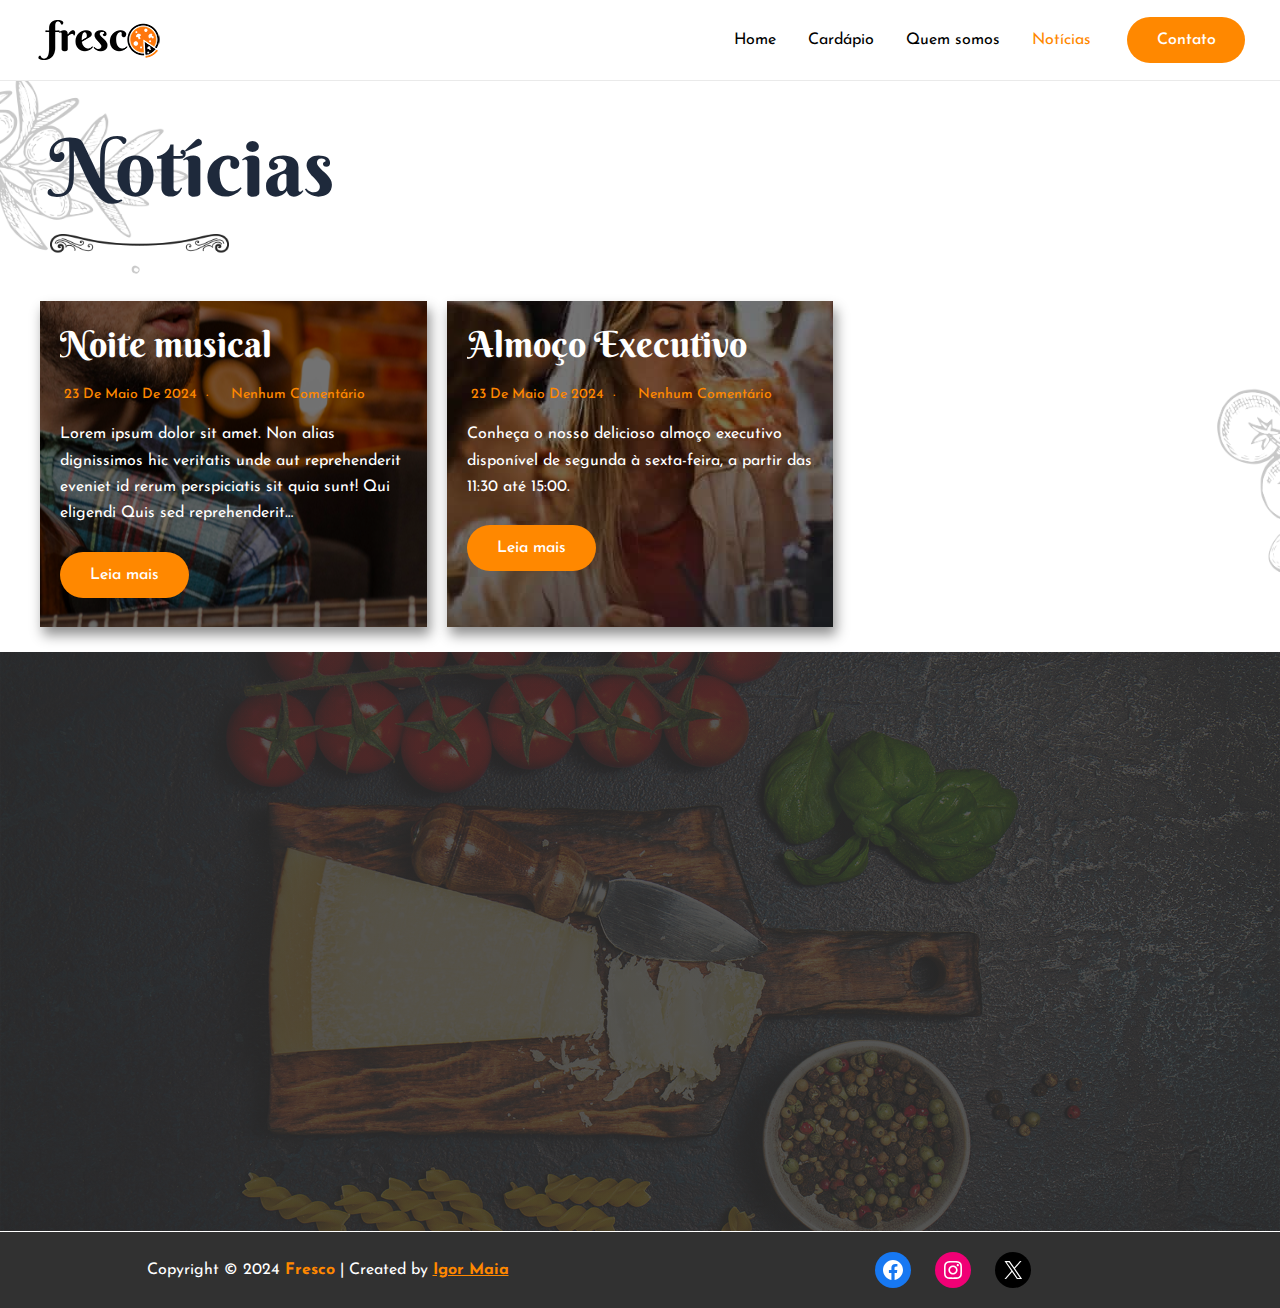
<file: noticias/index.html>
<!DOCTYPE html>
<html lang="pt-BR">
<head>
<meta charset="UTF-8">
<meta name="viewport" content="width=device-width, initial-scale=1">
	 <link rel="profile" href="https://gmpg.org/xfn/11"> 
	 <title>Notícias &#8211; Fresco</title>
<meta name="robots" content="max-image-preview:large">
<link rel="dns-prefetch" href="//fonts.googleapis.com">
<link rel="alternate" type="application/rss+xml" title="Feed para Fresco &raquo;" href="./../feed/index.html">
<link rel="alternate" type="application/rss+xml" title="Feed de comentários para Fresco &raquo;" href="./../comments/feed/index.html">
<script>
window._wpemojiSettings = {"baseUrl":"https:\/\/s.w.org\/images\/core\/emoji\/15.0.3\/72x72\/","ext":".png","svgUrl":"https:\/\/s.w.org\/images\/core\/emoji\/15.0.3\/svg\/","svgExt":".svg","source":{"concatemoji":".\/\/wp-includes\/js\/wp-emoji-release.min.js?ver=6.5.3"}};
/*! This file is auto-generated */
!function(i,n){var o,s,e;function c(e){try{var t={supportTests:e,timestamp:(new Date).valueOf()};sessionStorage.setItem(o,JSON.stringify(t))}catch(e){}}function p(e,t,n){e.clearRect(0,0,e.canvas.width,e.canvas.height),e.fillText(t,0,0);var t=new Uint32Array(e.getImageData(0,0,e.canvas.width,e.canvas.height).data),r=(e.clearRect(0,0,e.canvas.width,e.canvas.height),e.fillText(n,0,0),new Uint32Array(e.getImageData(0,0,e.canvas.width,e.canvas.height).data));return t.every(function(e,t){return e===r[t]})}function u(e,t,n){switch(t){case"flag":return n(e,"🏳️‍⚧️","🏳️​⚧️")?!1:!n(e,"🇺🇳","🇺​🇳")&&!n(e,"🏴󠁧󠁢󠁥󠁮󠁧󠁿","🏴​󠁧​󠁢​󠁥​󠁮​󠁧​󠁿");case"emoji":return!n(e,"🐦‍⬛","🐦​⬛")}return!1}function f(e,t,n){var r="undefined"!=typeof WorkerGlobalScope&&self instanceof WorkerGlobalScope?new OffscreenCanvas(300,150):i.createElement("canvas"),a=r.getContext("2d",{willReadFrequently:!0}),o=(a.textBaseline="top",a.font="600 32px Arial",{});return e.forEach(function(e){o[e]=t(a,e,n)}),o}function t(e){var t=i.createElement("script");t.src=e,t.defer=!0,i.head.appendChild(t)}"undefined"!=typeof Promise&&(o="wpEmojiSettingsSupports",s=["flag","emoji"],n.supports={everything:!0,everythingExceptFlag:!0},e=new Promise(function(e){i.addEventListener("DOMContentLoaded",e,{once:!0})}),new Promise(function(t){var n=function(){try{var e=JSON.parse(sessionStorage.getItem(o));if("object"==typeof e&&"number"==typeof e.timestamp&&(new Date).valueOf()<e.timestamp+604800&&"object"==typeof e.supportTests)return e.supportTests}catch(e){}return null}();if(!n){if("undefined"!=typeof Worker&&"undefined"!=typeof OffscreenCanvas&&"undefined"!=typeof URL&&URL.createObjectURL&&"undefined"!=typeof Blob)try{var e="postMessage("+f.toString()+"("+[JSON.stringify(s),u.toString(),p.toString()].join(",")+"));",r=new Blob([e],{type:"text/javascript"}),a=new Worker(URL.createObjectURL(r),{name:"wpTestEmojiSupports"});return void(a.onmessage=function(e){c(n=e.data),a.terminate(),t(n)})}catch(e){}c(n=f(s,u,p))}t(n)}).then(function(e){for(var t in e)n.supports[t]=e[t],n.supports.everything=n.supports.everything&&n.supports[t],"flag"!==t&&(n.supports.everythingExceptFlag=n.supports.everythingExceptFlag&&n.supports[t]);n.supports.everythingExceptFlag=n.supports.everythingExceptFlag&&!n.supports.flag,n.DOMReady=!1,n.readyCallback=function(){n.DOMReady=!0}}).then(function(){return e}).then(function(){var e;n.supports.everything||(n.readyCallback(),(e=n.source||{}).concatemoji?t(e.concatemoji):e.wpemoji&&e.twemoji&&(t(e.twemoji),t(e.wpemoji)))}))}((window,document),window._wpemojiSettings);
</script>
<link rel="stylesheet" id="astra-theme-css-css" href="./../wp-content/themes/astra/assets/css/minified/main.min.css?ver=4.6.16" media="all">
<style id="astra-theme-css-inline-css">:root{--ast-post-nav-space:0;--ast-container-default-xlg-padding:2.5em;--ast-container-default-lg-padding:2.5em;--ast-container-default-slg-padding:2em;--ast-container-default-md-padding:2.5em;--ast-container-default-sm-padding:2.5em;--ast-container-default-xs-padding:2.4em;--ast-container-default-xxs-padding:1.8em;--ast-code-block-background:#ECEFF3;--ast-comment-inputs-background:#F9FAFB;--ast-normal-container-width:1200px;--ast-narrow-container-width:750px;--ast-blog-title-font-weight:600;--ast-blog-meta-weight:600;}html{font-size:100%;}a{color:#ff8800;}a:hover,a:focus{color:#292827;}body,button,input,select,textarea,.ast-button,.ast-custom-button{font-family:'Josefin Sans',sans-serif;font-weight:400;font-size:16px;font-size:1rem;line-height:var(--ast-body-line-height,1.65);}blockquote{color:#000000;}h1,.entry-content h1,h2,.entry-content h2,h3,.entry-content h3,h4,.entry-content h4,h5,.entry-content h5,h6,.entry-content h6,.site-title,.site-title a{font-family:'Berkshire Swash',handwriting;}.site-title{font-size:26px;font-size:1.625rem;display:none;}.site-header .site-description{font-size:15px;font-size:0.9375rem;display:none;}.entry-title{font-size:20px;font-size:1.25rem;}.ast-blog-single-element.ast-taxonomy-container a{font-size:14px;font-size:0.875rem;}.ast-blog-meta-container{font-size:13px;font-size:0.8125rem;}.archive .ast-article-post .ast-article-inner,.blog .ast-article-post .ast-article-inner,.archive .ast-article-post .ast-article-inner:hover,.blog .ast-article-post .ast-article-inner:hover{border-top-left-radius:6px;border-top-right-radius:6px;border-bottom-right-radius:6px;border-bottom-left-radius:6px;overflow:hidden;}h1,.entry-content h1{font-size:140px;font-size:8.75rem;font-family:'Berkshire Swash',handwriting;line-height:1.4em;}h2,.entry-content h2{font-size:50px;font-size:3.125rem;font-family:'Berkshire Swash',handwriting;line-height:1.3em;}h3,.entry-content h3{font-size:36px;font-size:2.25rem;font-family:'Berkshire Swash',handwriting;line-height:1.3em;}h4,.entry-content h4{font-size:28px;font-size:1.75rem;line-height:1.2em;font-family:'Berkshire Swash',handwriting;}h5,.entry-content h5{font-size:22px;font-size:1.375rem;line-height:1.2em;font-family:'Berkshire Swash',handwriting;}h6,.entry-content h6{font-size:18px;font-size:1.125rem;line-height:1.25em;font-family:'Berkshire Swash',handwriting;}::selection{background-color:#ff8800;color:#000000;}body,h1,.entry-title a,.entry-content h1,h2,.entry-content h2,h3,.entry-content h3,h4,.entry-content h4,h5,.entry-content h5,h6,.entry-content h6{color:#292827;}.tagcloud a:hover,.tagcloud a:focus,.tagcloud a.current-item{color:#000000;border-color:#ff8800;background-color:#ff8800;}input:focus,input[type="text"]:focus,input[type="email"]:focus,input[type="url"]:focus,input[type="password"]:focus,input[type="reset"]:focus,input[type="search"]:focus,textarea:focus{border-color:#ff8800;}input[type="radio"]:checked,input[type=reset],input[type="checkbox"]:checked,input[type="checkbox"]:hover:checked,input[type="checkbox"]:focus:checked,input[type=range]::-webkit-slider-thumb{border-color:#ff8800;background-color:#ff8800;box-shadow:none;}.site-footer a:hover + .post-count,.site-footer a:focus + .post-count{background:#ff8800;border-color:#ff8800;}.single .nav-links .nav-previous,.single .nav-links .nav-next{color:#ff8800;}.entry-meta,.entry-meta *{line-height:1.45;color:#ff8800;font-weight:600;}.entry-meta a:not(.ast-button):hover,.entry-meta a:not(.ast-button):hover *,.entry-meta a:not(.ast-button):focus,.entry-meta a:not(.ast-button):focus *,.page-links > .page-link,.page-links .page-link:hover,.post-navigation a:hover{color:#292827;}#cat option,.secondary .calendar_wrap thead a,.secondary .calendar_wrap thead a:visited{color:#ff8800;}.secondary .calendar_wrap #today,.ast-progress-val span{background:#ff8800;}.secondary a:hover + .post-count,.secondary a:focus + .post-count{background:#ff8800;border-color:#ff8800;}.calendar_wrap #today > a{color:#000000;}.page-links .page-link,.single .post-navigation a{color:#292827;}.ast-search-menu-icon .search-form button.search-submit{padding:0 4px;}.ast-search-menu-icon form.search-form{padding-right:0;}.ast-search-menu-icon.slide-search input.search-field{width:0;}.ast-header-search .ast-search-menu-icon.ast-dropdown-active .search-form,.ast-header-search .ast-search-menu-icon.ast-dropdown-active .search-field:focus{transition:all 0.2s;}.search-form input.search-field:focus{outline:none;}.ast-search-menu-icon .search-form button.search-submit:focus,.ast-theme-transparent-header .ast-header-search .ast-dropdown-active .ast-icon,.ast-theme-transparent-header .ast-inline-search .search-field:focus .ast-icon{color:var(--ast-global-color-1);}.ast-header-search .slide-search .search-form{border:2px solid var(--ast-global-color-0);}.ast-header-search .slide-search .search-field{background-color:#fff;}.ast-archive-title{color:var(--ast-global-color-2);}.widget-title,.widget .wp-block-heading{font-size:22px;font-size:1.375rem;color:var(--ast-global-color-2);}.ast-single-post .entry-content a,.ast-comment-content a:not(.ast-comment-edit-reply-wrap a){text-decoration:underline;}.ast-single-post .elementor-button-wrapper .elementor-button,.ast-single-post .entry-content .uagb-tab a,.ast-single-post .entry-content .uagb-ifb-cta a,.ast-single-post .entry-content .uabb-module-content a,.ast-single-post .entry-content .uagb-post-grid a,.ast-single-post .entry-content .uagb-timeline a,.ast-single-post .entry-content .uagb-toc__wrap a,.ast-single-post .entry-content .uagb-taxomony-box a,.ast-single-post .entry-content .woocommerce a,.entry-content .wp-block-latest-posts > li > a,.ast-single-post .entry-content .wp-block-file__button,li.ast-post-filter-single,.ast-single-post .ast-comment-content .comment-reply-link,.ast-single-post .ast-comment-content .comment-edit-link{text-decoration:none;}.ast-search-menu-icon.slide-search a:focus-visible:focus-visible,.astra-search-icon:focus-visible,#close:focus-visible,a:focus-visible,.ast-menu-toggle:focus-visible,.site .skip-link:focus-visible,.wp-block-loginout input:focus-visible,.wp-block-search.wp-block-search__button-inside .wp-block-search__inside-wrapper,.ast-header-navigation-arrow:focus-visible,.woocommerce .wc-proceed-to-checkout > .checkout-button:focus-visible,.woocommerce .woocommerce-MyAccount-navigation ul li a:focus-visible,.ast-orders-table__row .ast-orders-table__cell:focus-visible,.woocommerce .woocommerce-order-details .order-again > .button:focus-visible,.woocommerce .woocommerce-message a.button.wc-forward:focus-visible,.woocommerce #minus_qty:focus-visible,.woocommerce #plus_qty:focus-visible,a#ast-apply-coupon:focus-visible,.woocommerce .woocommerce-info a:focus-visible,.woocommerce .astra-shop-summary-wrap a:focus-visible,.woocommerce a.wc-forward:focus-visible,#ast-apply-coupon:focus-visible,.woocommerce-js .woocommerce-mini-cart-item a.remove:focus-visible,#close:focus-visible,.button.search-submit:focus-visible,#search_submit:focus,.normal-search:focus-visible,.ast-header-account-wrap:focus-visible{outline-style:dotted;outline-color:inherit;outline-width:thin;}input:focus,input[type="text"]:focus,input[type="email"]:focus,input[type="url"]:focus,input[type="password"]:focus,input[type="reset"]:focus,input[type="search"]:focus,input[type="number"]:focus,textarea:focus,.wp-block-search__input:focus,[data-section="section-header-mobile-trigger"] .ast-button-wrap .ast-mobile-menu-trigger-minimal:focus,.ast-mobile-popup-drawer.active .menu-toggle-close:focus,.woocommerce-ordering select.orderby:focus,#ast-scroll-top:focus,#coupon_code:focus,.woocommerce-page #comment:focus,.woocommerce #reviews #respond input#submit:focus,.woocommerce a.add_to_cart_button:focus,.woocommerce .button.single_add_to_cart_button:focus,.woocommerce .woocommerce-cart-form button:focus,.woocommerce .woocommerce-cart-form__cart-item .quantity .qty:focus,.woocommerce .woocommerce-billing-fields .woocommerce-billing-fields__field-wrapper .woocommerce-input-wrapper > .input-text:focus,.woocommerce #order_comments:focus,.woocommerce #place_order:focus,.woocommerce .woocommerce-address-fields .woocommerce-address-fields__field-wrapper .woocommerce-input-wrapper > .input-text:focus,.woocommerce .woocommerce-MyAccount-content form button:focus,.woocommerce .woocommerce-MyAccount-content .woocommerce-EditAccountForm .woocommerce-form-row .woocommerce-Input.input-text:focus,.woocommerce .ast-woocommerce-container .woocommerce-pagination ul.page-numbers li a:focus,body #content .woocommerce form .form-row .select2-container--default .select2-selection--single:focus,#ast-coupon-code:focus,.woocommerce.woocommerce-js .quantity input[type=number]:focus,.woocommerce-js .woocommerce-mini-cart-item .quantity input[type=number]:focus,.woocommerce p#ast-coupon-trigger:focus{border-style:dotted;border-color:inherit;border-width:thin;}input{outline:none;}.ast-logo-title-inline .site-logo-img{padding-right:1em;}.site-logo-img img{ transition:all 0.2s linear;}body .ast-oembed-container *{position:absolute;top:0;width:100%;height:100%;left:0;}body .wp-block-embed-pocket-casts .ast-oembed-container *{position:unset;}.ast-single-post-featured-section + article {margin-top: 2em;}.site-content .ast-single-post-featured-section img {width: 100%;overflow: hidden;object-fit: cover;}.ast-separate-container .site-content .ast-single-post-featured-section + article {margin-top: -80px;z-index: 9;position: relative;border-radius: 4px;}@media (min-width: 922px) {.ast-no-sidebar .site-content .ast-article-image-container--wide {margin-left: -120px;margin-right: -120px;max-width: unset;width: unset;}.ast-left-sidebar .site-content .ast-article-image-container--wide,.ast-right-sidebar .site-content .ast-article-image-container--wide {margin-left: -10px;margin-right: -10px;}.site-content .ast-article-image-container--full {margin-left: calc( -50vw + 50%);margin-right: calc( -50vw + 50%);max-width: 100vw;width: 100vw;}.ast-left-sidebar .site-content .ast-article-image-container--full,.ast-right-sidebar .site-content .ast-article-image-container--full {margin-left: -10px;margin-right: -10px;max-width: inherit;width: auto;}}.site > .ast-single-related-posts-container {margin-top: 0;}@media (min-width: 922px) {.ast-desktop .ast-container--narrow {max-width: var(--ast-narrow-container-width);margin: 0 auto;}}input[type="text"],input[type="number"],input[type="email"],input[type="url"],input[type="password"],input[type="search"],input[type=reset],input[type=tel],input[type=date],select,textarea{font-size:16px;font-style:normal;font-weight:400;line-height:24px;width:100%;padding:12px 16px;border-radius:4px;box-shadow:0px 1px 2px 0px rgba(0,0,0,0.05);color:var(--ast-form-input-text,#475569);}input[type="text"],input[type="number"],input[type="email"],input[type="url"],input[type="password"],input[type="search"],input[type=reset],input[type=tel],input[type=date],select{height:40px;}input[type="date"]{border-width:1px;border-style:solid;border-color:var(--ast-border-color);}input[type="text"]:focus,input[type="number"]:focus,input[type="email"]:focus,input[type="url"]:focus,input[type="password"]:focus,input[type="search"]:focus,input[type=reset]:focus,input[type="tel"]:focus,input[type="date"]:focus,select:focus,textarea:focus{border-color:#046BD2;box-shadow:none;outline:none;color:var(--ast-form-input-focus-text,#475569);}label,legend{color:#111827;font-size:14px;font-style:normal;font-weight:500;line-height:20px;}select{padding:6px 10px;}fieldset{padding:30px;border-radius:4px;}button,.ast-button,.button,input[type="button"],input[type="reset"],input[type="submit"]{border-radius:4px;box-shadow:0px 1px 2px 0px rgba(0,0,0,0.05);}:root{--ast-comment-inputs-background:#FFF;}::placeholder{color:var(--ast-form-field-color,#9CA3AF);}::-ms-input-placeholder{color:var(--ast-form-field-color,#9CA3AF);}@media (max-width:921.9px){#ast-desktop-header{display:none;}}@media (min-width:922px){#ast-mobile-header{display:none;}}.wp-block-buttons.aligncenter{justify-content:center;}@media (max-width:921px){.ast-theme-transparent-header #primary,.ast-theme-transparent-header #secondary{padding:0;}}@media (max-width:921px){.ast-plain-container.ast-no-sidebar #primary{padding:0;}}.ast-plain-container.ast-no-sidebar #primary{margin-top:0;margin-bottom:0;}.wp-block-button.is-style-outline .wp-block-button__link{border-color:#ff8800;}div.wp-block-button.is-style-outline > .wp-block-button__link:not(.has-text-color),div.wp-block-button.wp-block-button__link.is-style-outline:not(.has-text-color){color:#ff8800;}.wp-block-button.is-style-outline .wp-block-button__link:hover,.wp-block-buttons .wp-block-button.is-style-outline .wp-block-button__link:focus,.wp-block-buttons .wp-block-button.is-style-outline > .wp-block-button__link:not(.has-text-color):hover,.wp-block-buttons .wp-block-button.wp-block-button__link.is-style-outline:not(.has-text-color):hover{color:#ffffff;background-color:#292827;border-color:#292827;}.post-page-numbers.current .page-link,.ast-pagination .page-numbers.current{color:#000000;border-color:#ff8800;background-color:#ff8800;}.wp-block-buttons .wp-block-button.is-style-outline .wp-block-button__link.wp-element-button,.ast-outline-button,.wp-block-uagb-buttons-child .uagb-buttons-repeater.ast-outline-button{border-color:#ff8800;font-family:inherit;font-weight:500;font-size:16px;font-size:1rem;line-height:1em;padding-top:13px;padding-right:30px;padding-bottom:13px;padding-left:30px;}.wp-block-buttons .wp-block-button.is-style-outline > .wp-block-button__link:not(.has-text-color),.wp-block-buttons .wp-block-button.wp-block-button__link.is-style-outline:not(.has-text-color),.ast-outline-button{color:#ff8800;}.wp-block-button.is-style-outline .wp-block-button__link:hover,.wp-block-buttons .wp-block-button.is-style-outline .wp-block-button__link:focus,.wp-block-buttons .wp-block-button.is-style-outline > .wp-block-button__link:not(.has-text-color):hover,.wp-block-buttons .wp-block-button.wp-block-button__link.is-style-outline:not(.has-text-color):hover,.ast-outline-button:hover,.ast-outline-button:focus,.wp-block-uagb-buttons-child .uagb-buttons-repeater.ast-outline-button:hover,.wp-block-uagb-buttons-child .uagb-buttons-repeater.ast-outline-button:focus{color:#ffffff;background-color:#292827;border-color:#292827;}.ast-single-post .entry-content a.ast-outline-button,.ast-single-post .entry-content .is-style-outline>.wp-block-button__link{text-decoration:none;}.uagb-buttons-repeater.ast-outline-button{border-radius:9999px;}@media (max-width:921px){.wp-block-buttons .wp-block-button.is-style-outline .wp-block-button__link.wp-element-button,.ast-outline-button,.wp-block-uagb-buttons-child .uagb-buttons-repeater.ast-outline-button{padding-top:12px;padding-right:28px;padding-bottom:12px;padding-left:28px;}}@media (max-width:544px){.wp-block-buttons .wp-block-button.is-style-outline .wp-block-button__link.wp-element-button,.ast-outline-button,.wp-block-uagb-buttons-child .uagb-buttons-repeater.ast-outline-button{padding-top:10px;padding-right:24px;padding-bottom:10px;padding-left:24px;}}.entry-content[ast-blocks-layout] > figure{margin-bottom:1em;}h1.widget-title{font-weight:inherit;}h2.widget-title{font-weight:inherit;}h3.widget-title{font-weight:inherit;}#page{display:flex;flex-direction:column;min-height:100vh;}.ast-404-layout-1 h1.page-title{color:var(--ast-global-color-2);}.single .post-navigation a{line-height:1em;height:inherit;}.error-404 .page-sub-title{font-size:1.5rem;font-weight:inherit;}.search .site-content .content-area .search-form{margin-bottom:0;}#page .site-content{flex-grow:1;}.widget{margin-bottom:1.25em;}#secondary li{line-height:1.5em;}#secondary .wp-block-group h2{margin-bottom:0.7em;}#secondary h2{font-size:1.7rem;}.ast-separate-container .ast-article-post,.ast-separate-container .ast-article-single,.ast-separate-container .comment-respond{padding:3em;}.ast-separate-container .ast-article-single .ast-article-single{padding:0;}.ast-article-single .wp-block-post-template-is-layout-grid{padding-left:0;}.ast-separate-container .comments-title,.ast-narrow-container .comments-title{padding:1.5em 2em;}.ast-page-builder-template .comment-form-textarea,.ast-comment-formwrap .ast-grid-common-col{padding:0;}.ast-comment-formwrap{padding:0;display:inline-flex;column-gap:20px;width:100%;margin-left:0;margin-right:0;}.comments-area textarea#comment:focus,.comments-area textarea#comment:active,.comments-area .ast-comment-formwrap input[type="text"]:focus,.comments-area .ast-comment-formwrap input[type="text"]:active {box-shadow:none;outline:none;}.archive.ast-page-builder-template .entry-header{margin-top:2em;}.ast-page-builder-template .ast-comment-formwrap{width:100%;}.entry-title{margin-bottom:0.6em;}.ast-archive-description p{font-size:inherit;font-weight:inherit;line-height:inherit;}.ast-separate-container .ast-comment-list li.depth-1,.hentry{margin-bottom:1.5em;}.site-content section.ast-archive-description{margin-bottom:2em;}@media (min-width:921px){.ast-left-sidebar.ast-page-builder-template #secondary,.archive.ast-right-sidebar.ast-page-builder-template .site-main{padding-left:20px;padding-right:20px;}}@media (max-width:544px){.ast-comment-formwrap.ast-row{column-gap:10px;display:inline-block;}#ast-commentform .ast-grid-common-col{position:relative;width:100%;}}@media (min-width:1201px){.ast-separate-container .ast-article-post,.ast-separate-container .ast-article-single,.ast-separate-container .ast-author-box,.ast-separate-container .ast-404-layout-1,.ast-separate-container .no-results{padding:3em;}}@media (max-width:921px){.ast-separate-container #primary,.ast-separate-container #secondary{padding:1.5em 0;}#primary,#secondary{padding:1.5em 0;margin:0;}.ast-left-sidebar #content > .ast-container{display:flex;flex-direction:column-reverse;width:100%;}}@media (min-width:922px){.ast-separate-container.ast-right-sidebar #primary,.ast-separate-container.ast-left-sidebar #primary{border:0;}.search-no-results.ast-separate-container #primary{margin-bottom:4em;}}.wp-block-button .wp-block-button__link{color:#000000;}.wp-block-button .wp-block-button__link:hover,.wp-block-button .wp-block-button__link:focus{color:#ffffff;background-color:#292827;border-color:#292827;}.wp-block-button .wp-block-button__link,.wp-block-search .wp-block-search__button,body .wp-block-file .wp-block-file__button{border-color:#ff8800;background-color:#ff8800;color:#000000;font-family:inherit;font-weight:500;line-height:1em;font-size:16px;font-size:1rem;padding-top:15px;padding-right:30px;padding-bottom:15px;padding-left:30px;}.ast-single-post .entry-content .wp-block-button .wp-block-button__link,.ast-single-post .entry-content .wp-block-search .wp-block-search__button,body .entry-content .wp-block-file .wp-block-file__button{text-decoration:none;}@media (max-width:921px){.wp-block-button .wp-block-button__link,.wp-block-search .wp-block-search__button,body .wp-block-file .wp-block-file__button{padding-top:14px;padding-right:28px;padding-bottom:14px;padding-left:28px;}}@media (max-width:544px){.wp-block-button .wp-block-button__link,.wp-block-search .wp-block-search__button,body .wp-block-file .wp-block-file__button{padding-top:12px;padding-right:24px;padding-bottom:12px;padding-left:24px;}}.menu-toggle,button,.ast-button,.ast-custom-button,.button,input#submit,input[type="button"],input[type="submit"],input[type="reset"],#comments .submit,.search .search-submit,form[CLASS*="wp-block-search__"].wp-block-search .wp-block-search__inside-wrapper .wp-block-search__button,body .wp-block-file .wp-block-file__button,.search .search-submit,.woocommerce-js a.button,.woocommerce button.button,.woocommerce .woocommerce-message a.button,.woocommerce #respond input#submit.alt,.woocommerce input.button.alt,.woocommerce input.button,.woocommerce input.button:disabled,.woocommerce input.button:disabled[disabled],.woocommerce input.button:disabled:hover,.woocommerce input.button:disabled[disabled]:hover,.woocommerce #respond input#submit,.woocommerce button.button.alt.disabled,.wc-block-grid__products .wc-block-grid__product .wp-block-button__link,.wc-block-grid__product-onsale,[CLASS*="wc-block"] button,.woocommerce-js .astra-cart-drawer .astra-cart-drawer-content .woocommerce-mini-cart__buttons .button:not(.checkout):not(.ast-continue-shopping),.woocommerce-js .astra-cart-drawer .astra-cart-drawer-content .woocommerce-mini-cart__buttons a.checkout,.woocommerce button.button.alt.disabled.wc-variation-selection-needed,[CLASS*="wc-block"] .wc-block-components-button{border-style:solid;border-top-width:0;border-right-width:0;border-left-width:0;border-bottom-width:0;color:#000000;border-color:#ff8800;background-color:#ff8800;padding-top:15px;padding-right:30px;padding-bottom:15px;padding-left:30px;font-family:inherit;font-weight:500;font-size:16px;font-size:1rem;line-height:1em;}button:focus,.menu-toggle:hover,button:hover,.ast-button:hover,.ast-custom-button:hover .button:hover,.ast-custom-button:hover ,input[type=reset]:hover,input[type=reset]:focus,input#submit:hover,input#submit:focus,input[type="button"]:hover,input[type="button"]:focus,input[type="submit"]:hover,input[type="submit"]:focus,form[CLASS*="wp-block-search__"].wp-block-search .wp-block-search__inside-wrapper .wp-block-search__button:hover,form[CLASS*="wp-block-search__"].wp-block-search .wp-block-search__inside-wrapper .wp-block-search__button:focus,body .wp-block-file .wp-block-file__button:hover,body .wp-block-file .wp-block-file__button:focus,.woocommerce-js a.button:hover,.woocommerce button.button:hover,.woocommerce .woocommerce-message a.button:hover,.woocommerce #respond input#submit:hover,.woocommerce #respond input#submit.alt:hover,.woocommerce input.button.alt:hover,.woocommerce input.button:hover,.woocommerce button.button.alt.disabled:hover,.wc-block-grid__products .wc-block-grid__product .wp-block-button__link:hover,[CLASS*="wc-block"] button:hover,.woocommerce-js .astra-cart-drawer .astra-cart-drawer-content .woocommerce-mini-cart__buttons .button:not(.checkout):not(.ast-continue-shopping):hover,.woocommerce-js .astra-cart-drawer .astra-cart-drawer-content .woocommerce-mini-cart__buttons a.checkout:hover,.woocommerce button.button.alt.disabled.wc-variation-selection-needed:hover,[CLASS*="wc-block"] .wc-block-components-button:hover,[CLASS*="wc-block"] .wc-block-components-button:focus{color:#ffffff;background-color:#292827;border-color:#292827;}form[CLASS*="wp-block-search__"].wp-block-search .wp-block-search__inside-wrapper .wp-block-search__button.has-icon{padding-top:calc(15px - 3px);padding-right:calc(30px - 3px);padding-bottom:calc(15px - 3px);padding-left:calc(30px - 3px);}@media (max-width:921px){.menu-toggle,button,.ast-button,.ast-custom-button,.button,input#submit,input[type="button"],input[type="submit"],input[type="reset"],#comments .submit,.search .search-submit,form[CLASS*="wp-block-search__"].wp-block-search .wp-block-search__inside-wrapper .wp-block-search__button,body .wp-block-file .wp-block-file__button,.search .search-submit,.woocommerce-js a.button,.woocommerce button.button,.woocommerce .woocommerce-message a.button,.woocommerce #respond input#submit.alt,.woocommerce input.button.alt,.woocommerce input.button,.woocommerce input.button:disabled,.woocommerce input.button:disabled[disabled],.woocommerce input.button:disabled:hover,.woocommerce input.button:disabled[disabled]:hover,.woocommerce #respond input#submit,.woocommerce button.button.alt.disabled,.wc-block-grid__products .wc-block-grid__product .wp-block-button__link,.wc-block-grid__product-onsale,[CLASS*="wc-block"] button,.woocommerce-js .astra-cart-drawer .astra-cart-drawer-content .woocommerce-mini-cart__buttons .button:not(.checkout):not(.ast-continue-shopping),.woocommerce-js .astra-cart-drawer .astra-cart-drawer-content .woocommerce-mini-cart__buttons a.checkout,.woocommerce button.button.alt.disabled.wc-variation-selection-needed,[CLASS*="wc-block"] .wc-block-components-button{padding-top:14px;padding-right:28px;padding-bottom:14px;padding-left:28px;}}@media (max-width:544px){.menu-toggle,button,.ast-button,.ast-custom-button,.button,input#submit,input[type="button"],input[type="submit"],input[type="reset"],#comments .submit,.search .search-submit,form[CLASS*="wp-block-search__"].wp-block-search .wp-block-search__inside-wrapper .wp-block-search__button,body .wp-block-file .wp-block-file__button,.search .search-submit,.woocommerce-js a.button,.woocommerce button.button,.woocommerce .woocommerce-message a.button,.woocommerce #respond input#submit.alt,.woocommerce input.button.alt,.woocommerce input.button,.woocommerce input.button:disabled,.woocommerce input.button:disabled[disabled],.woocommerce input.button:disabled:hover,.woocommerce input.button:disabled[disabled]:hover,.woocommerce #respond input#submit,.woocommerce button.button.alt.disabled,.wc-block-grid__products .wc-block-grid__product .wp-block-button__link,.wc-block-grid__product-onsale,[CLASS*="wc-block"] button,.woocommerce-js .astra-cart-drawer .astra-cart-drawer-content .woocommerce-mini-cart__buttons .button:not(.checkout):not(.ast-continue-shopping),.woocommerce-js .astra-cart-drawer .astra-cart-drawer-content .woocommerce-mini-cart__buttons a.checkout,.woocommerce button.button.alt.disabled.wc-variation-selection-needed,[CLASS*="wc-block"] .wc-block-components-button{padding-top:12px;padding-right:24px;padding-bottom:12px;padding-left:24px;}}@media (max-width:921px){.ast-mobile-header-stack .main-header-bar .ast-search-menu-icon{display:inline-block;}.ast-header-break-point.ast-header-custom-item-outside .ast-mobile-header-stack .main-header-bar .ast-search-icon{margin:0;}.ast-comment-avatar-wrap img{max-width:2.5em;}.ast-comment-meta{padding:0 1.8888em 1.3333em;}}@media (min-width:544px){.ast-container{max-width:100%;}}@media (max-width:544px){.ast-separate-container .ast-article-post,.ast-separate-container .ast-article-single,.ast-separate-container .comments-title,.ast-separate-container .ast-archive-description{padding:1.5em 1em;}.ast-separate-container #content .ast-container{padding-left:0.54em;padding-right:0.54em;}.ast-separate-container .ast-comment-list .bypostauthor{padding:.5em;}.ast-search-menu-icon.ast-dropdown-active .search-field{width:170px;}}.ast-separate-container{background-color:var(--ast-global-color-4);;}@media (max-width:921px){.site-title{display:none;}.site-header .site-description{display:none;}h1,.entry-content h1{font-size:30px;}h2,.entry-content h2{font-size:25px;}h3,.entry-content h3{font-size:20px;}}@media (max-width:544px){.site-title{display:none;}.site-header .site-description{display:none;}h1,.entry-content h1{font-size:30px;}h2,.entry-content h2{font-size:25px;}h3,.entry-content h3{font-size:20px;}}@media (max-width:921px){html{font-size:91.2%;}}@media (max-width:544px){html{font-size:91.2%;}}@media (min-width:922px){.ast-container{max-width:1240px;}}@media (min-width:922px){.site-content .ast-container{display:flex;}}@media (max-width:921px){.site-content .ast-container{flex-direction:column;}}.entry-content h1,.entry-content h2,.entry-content h3,.entry-content h4,.entry-content h5,.entry-content h6{clear:none;}@media (min-width:922px){.main-header-menu .sub-menu .menu-item.ast-left-align-sub-menu:hover > .sub-menu,.main-header-menu .sub-menu .menu-item.ast-left-align-sub-menu.focus > .sub-menu{margin-left:-0px;}}.entry-content li > p{margin-bottom:0;}.site .comments-area{padding-bottom:2em;margin-top:2em;}.wp-block-file {display: flex;align-items: center;flex-wrap: wrap;justify-content: space-between;}.wp-block-pullquote {border: none;}.wp-block-pullquote blockquote::before {content: "\201D";font-family: "Helvetica",sans-serif;display: flex;transform: rotate( 180deg );font-size: 6rem;font-style: normal;line-height: 1;font-weight: bold;align-items: center;justify-content: center;}.has-text-align-right > blockquote::before {justify-content: flex-start;}.has-text-align-left > blockquote::before {justify-content: flex-end;}figure.wp-block-pullquote.is-style-solid-color blockquote {max-width: 100%;text-align: inherit;}html body {--wp--custom--ast-default-block-top-padding: 3em;--wp--custom--ast-default-block-right-padding: 3em;--wp--custom--ast-default-block-bottom-padding: 3em;--wp--custom--ast-default-block-left-padding: 3em;--wp--custom--ast-container-width: 1200px;--wp--custom--ast-content-width-size: 1200px;--wp--custom--ast-wide-width-size: calc(1200px + var(--wp--custom--ast-default-block-left-padding) + var(--wp--custom--ast-default-block-right-padding));}.ast-narrow-container {--wp--custom--ast-content-width-size: 750px;--wp--custom--ast-wide-width-size: 750px;}@media(max-width: 921px) {html body {--wp--custom--ast-default-block-top-padding: 3em;--wp--custom--ast-default-block-right-padding: 2em;--wp--custom--ast-default-block-bottom-padding: 3em;--wp--custom--ast-default-block-left-padding: 2em;}}@media(max-width: 544px) {html body {--wp--custom--ast-default-block-top-padding: 3em;--wp--custom--ast-default-block-right-padding: 1.5em;--wp--custom--ast-default-block-bottom-padding: 3em;--wp--custom--ast-default-block-left-padding: 1.5em;}}.entry-content > .wp-block-group,.entry-content > .wp-block-cover,.entry-content > .wp-block-columns {padding-top: var(--wp--custom--ast-default-block-top-padding);padding-right: var(--wp--custom--ast-default-block-right-padding);padding-bottom: var(--wp--custom--ast-default-block-bottom-padding);padding-left: var(--wp--custom--ast-default-block-left-padding);}.ast-plain-container.ast-no-sidebar .entry-content > .alignfull,.ast-page-builder-template .ast-no-sidebar .entry-content > .alignfull {margin-left: calc( -50vw + 50%);margin-right: calc( -50vw + 50%);max-width: 100vw;width: 100vw;}.ast-plain-container.ast-no-sidebar .entry-content .alignfull .alignfull,.ast-page-builder-template.ast-no-sidebar .entry-content .alignfull .alignfull,.ast-plain-container.ast-no-sidebar .entry-content .alignfull .alignwide,.ast-page-builder-template.ast-no-sidebar .entry-content .alignfull .alignwide,.ast-plain-container.ast-no-sidebar .entry-content .alignwide .alignfull,.ast-page-builder-template.ast-no-sidebar .entry-content .alignwide .alignfull,.ast-plain-container.ast-no-sidebar .entry-content .alignwide .alignwide,.ast-page-builder-template.ast-no-sidebar .entry-content .alignwide .alignwide,.ast-plain-container.ast-no-sidebar .entry-content .wp-block-column .alignfull,.ast-page-builder-template.ast-no-sidebar .entry-content .wp-block-column .alignfull,.ast-plain-container.ast-no-sidebar .entry-content .wp-block-column .alignwide,.ast-page-builder-template.ast-no-sidebar .entry-content .wp-block-column .alignwide {margin-left: auto;margin-right: auto;width: 100%;}[ast-blocks-layout] .wp-block-separator:not(.is-style-dots) {height: 0;}[ast-blocks-layout] .wp-block-separator {margin: 20px auto;}[ast-blocks-layout] .wp-block-separator:not(.is-style-wide):not(.is-style-dots) {max-width: 100px;}[ast-blocks-layout] .wp-block-separator.has-background {padding: 0;}.entry-content[ast-blocks-layout] > * {max-width: var(--wp--custom--ast-content-width-size);margin-left: auto;margin-right: auto;}.entry-content[ast-blocks-layout] > .alignwide {max-width: var(--wp--custom--ast-wide-width-size);}.entry-content[ast-blocks-layout] .alignfull {max-width: none;}.entry-content .wp-block-columns {margin-bottom: 0;}blockquote {margin: 1.5em;border-color: rgba(0,0,0,0.05);}.wp-block-quote:not(.has-text-align-right):not(.has-text-align-center) {border-left: 5px solid rgba(0,0,0,0.05);}.has-text-align-right > blockquote,blockquote.has-text-align-right {border-right: 5px solid rgba(0,0,0,0.05);}.has-text-align-left > blockquote,blockquote.has-text-align-left {border-left: 5px solid rgba(0,0,0,0.05);}.wp-block-site-tagline,.wp-block-latest-posts .read-more {margin-top: 15px;}.wp-block-loginout p label {display: block;}.wp-block-loginout p:not(.login-remember):not(.login-submit) input {width: 100%;}.wp-block-loginout input:focus {border-color: transparent;}.wp-block-loginout input:focus {outline: thin dotted;}.entry-content .wp-block-media-text .wp-block-media-text__content {padding: 0 0 0 8%;}.entry-content .wp-block-media-text.has-media-on-the-right .wp-block-media-text__content {padding: 0 8% 0 0;}.entry-content .wp-block-media-text.has-background .wp-block-media-text__content {padding: 8%;}.entry-content .wp-block-cover:not([class*="background-color"]) .wp-block-cover__inner-container,.entry-content .wp-block-cover:not([class*="background-color"]) .wp-block-cover-image-text,.entry-content .wp-block-cover:not([class*="background-color"]) .wp-block-cover-text,.entry-content .wp-block-cover-image:not([class*="background-color"]) .wp-block-cover__inner-container,.entry-content .wp-block-cover-image:not([class*="background-color"]) .wp-block-cover-image-text,.entry-content .wp-block-cover-image:not([class*="background-color"]) .wp-block-cover-text {color: var(--ast-global-color-5);}.wp-block-loginout .login-remember input {width: 1.1rem;height: 1.1rem;margin: 0 5px 4px 0;vertical-align: middle;}.wp-block-latest-posts > li > *:first-child,.wp-block-latest-posts:not(.is-grid) > li:first-child {margin-top: 0;}.wp-block-search__inside-wrapper .wp-block-search__input {padding: 0 10px;color: var(--ast-global-color-3);background: var(--ast-global-color-5);border-color: var(--ast-border-color);}.wp-block-latest-posts .read-more {margin-bottom: 1.5em;}.wp-block-search__no-button .wp-block-search__inside-wrapper .wp-block-search__input {padding-top: 5px;padding-bottom: 5px;}.wp-block-latest-posts .wp-block-latest-posts__post-date,.wp-block-latest-posts .wp-block-latest-posts__post-author {font-size: 1rem;}.wp-block-latest-posts > li > *,.wp-block-latest-posts:not(.is-grid) > li {margin-top: 12px;margin-bottom: 12px;}.ast-page-builder-template .entry-content[ast-blocks-layout] > *,.ast-page-builder-template .entry-content[ast-blocks-layout] > .alignfull > * {max-width: none;}.ast-page-builder-template .entry-content[ast-blocks-layout] > .alignwide > * {max-width: var(--wp--custom--ast-wide-width-size);}.ast-page-builder-template .entry-content[ast-blocks-layout] > .inherit-container-width > *,.ast-page-builder-template .entry-content[ast-blocks-layout] > * > *,.entry-content[ast-blocks-layout] > .wp-block-cover .wp-block-cover__inner-container {max-width: var(--wp--custom--ast-content-width-size);margin-left: auto;margin-right: auto;}.entry-content[ast-blocks-layout] .wp-block-cover:not(.alignleft):not(.alignright) {width: auto;}@media(max-width: 1200px) {.ast-separate-container .entry-content > .alignfull,.ast-separate-container .entry-content[ast-blocks-layout] > .alignwide,.ast-plain-container .entry-content[ast-blocks-layout] > .alignwide,.ast-plain-container .entry-content .alignfull {margin-left: calc(-1 * min(var(--ast-container-default-xlg-padding),20px)) ;margin-right: calc(-1 * min(var(--ast-container-default-xlg-padding),20px));}}@media(min-width: 1201px) {.ast-separate-container .entry-content > .alignfull {margin-left: calc(-1 * var(--ast-container-default-xlg-padding) );margin-right: calc(-1 * var(--ast-container-default-xlg-padding) );}.ast-separate-container .entry-content[ast-blocks-layout] > .alignwide,.ast-plain-container .entry-content[ast-blocks-layout] > .alignwide {margin-left: calc(-1 * var(--wp--custom--ast-default-block-left-padding) );margin-right: calc(-1 * var(--wp--custom--ast-default-block-right-padding) );}}@media(min-width: 921px) {.ast-separate-container .entry-content .wp-block-group.alignwide:not(.inherit-container-width) > :where(:not(.alignleft):not(.alignright)),.ast-plain-container .entry-content .wp-block-group.alignwide:not(.inherit-container-width) > :where(:not(.alignleft):not(.alignright)) {max-width: calc( var(--wp--custom--ast-content-width-size) + 80px );}.ast-plain-container.ast-right-sidebar .entry-content[ast-blocks-layout] .alignfull,.ast-plain-container.ast-left-sidebar .entry-content[ast-blocks-layout] .alignfull {margin-left: -60px;margin-right: -60px;}}@media(min-width: 544px) {.entry-content > .alignleft {margin-right: 20px;}.entry-content > .alignright {margin-left: 20px;}}@media (max-width:544px){.wp-block-columns .wp-block-column:not(:last-child){margin-bottom:20px;}.wp-block-latest-posts{margin:0;}}@media( max-width: 600px ) {.entry-content .wp-block-media-text .wp-block-media-text__content,.entry-content .wp-block-media-text.has-media-on-the-right .wp-block-media-text__content {padding: 8% 0 0;}.entry-content .wp-block-media-text.has-background .wp-block-media-text__content {padding: 8%;}}.ast-page-builder-template .entry-header {padding-left: 0;}.ast-narrow-container .site-content .wp-block-uagb-image--align-full .wp-block-uagb-image__figure {max-width: 100%;margin-left: auto;margin-right: auto;}.entry-content ul,.entry-content ol {padding: revert;margin: revert;padding-left: 20px;}:root .has-ast-global-color-0-color{color:var(--ast-global-color-0);}:root .has-ast-global-color-0-background-color{background-color:var(--ast-global-color-0);}:root .wp-block-button .has-ast-global-color-0-color{color:var(--ast-global-color-0);}:root .wp-block-button .has-ast-global-color-0-background-color{background-color:var(--ast-global-color-0);}:root .has-ast-global-color-1-color{color:var(--ast-global-color-1);}:root .has-ast-global-color-1-background-color{background-color:var(--ast-global-color-1);}:root .wp-block-button .has-ast-global-color-1-color{color:var(--ast-global-color-1);}:root .wp-block-button .has-ast-global-color-1-background-color{background-color:var(--ast-global-color-1);}:root .has-ast-global-color-2-color{color:var(--ast-global-color-2);}:root .has-ast-global-color-2-background-color{background-color:var(--ast-global-color-2);}:root .wp-block-button .has-ast-global-color-2-color{color:var(--ast-global-color-2);}:root .wp-block-button .has-ast-global-color-2-background-color{background-color:var(--ast-global-color-2);}:root .has-ast-global-color-3-color{color:var(--ast-global-color-3);}:root .has-ast-global-color-3-background-color{background-color:var(--ast-global-color-3);}:root .wp-block-button .has-ast-global-color-3-color{color:var(--ast-global-color-3);}:root .wp-block-button .has-ast-global-color-3-background-color{background-color:var(--ast-global-color-3);}:root .has-ast-global-color-4-color{color:var(--ast-global-color-4);}:root .has-ast-global-color-4-background-color{background-color:var(--ast-global-color-4);}:root .wp-block-button .has-ast-global-color-4-color{color:var(--ast-global-color-4);}:root .wp-block-button .has-ast-global-color-4-background-color{background-color:var(--ast-global-color-4);}:root .has-ast-global-color-5-color{color:var(--ast-global-color-5);}:root .has-ast-global-color-5-background-color{background-color:var(--ast-global-color-5);}:root .wp-block-button .has-ast-global-color-5-color{color:var(--ast-global-color-5);}:root .wp-block-button .has-ast-global-color-5-background-color{background-color:var(--ast-global-color-5);}:root .has-ast-global-color-6-color{color:var(--ast-global-color-6);}:root .has-ast-global-color-6-background-color{background-color:var(--ast-global-color-6);}:root .wp-block-button .has-ast-global-color-6-color{color:var(--ast-global-color-6);}:root .wp-block-button .has-ast-global-color-6-background-color{background-color:var(--ast-global-color-6);}:root .has-ast-global-color-7-color{color:var(--ast-global-color-7);}:root .has-ast-global-color-7-background-color{background-color:var(--ast-global-color-7);}:root .wp-block-button .has-ast-global-color-7-color{color:var(--ast-global-color-7);}:root .wp-block-button .has-ast-global-color-7-background-color{background-color:var(--ast-global-color-7);}:root .has-ast-global-color-8-color{color:var(--ast-global-color-8);}:root .has-ast-global-color-8-background-color{background-color:var(--ast-global-color-8);}:root .wp-block-button .has-ast-global-color-8-color{color:var(--ast-global-color-8);}:root .wp-block-button .has-ast-global-color-8-background-color{background-color:var(--ast-global-color-8);}:root{--ast-global-color-0:#046bd2;--ast-global-color-1:#045cb4;--ast-global-color-2:#1e293b;--ast-global-color-3:#334155;--ast-global-color-4:#F0F5FA;--ast-global-color-5:#FFFFFF;--ast-global-color-6:#D1D5DB;--ast-global-color-7:#111111;--ast-global-color-8:#111111;}:root {--ast-border-color : var(--ast-global-color-6);}.ast-single-entry-banner {-js-display: flex;display: flex;flex-direction: column;justify-content: center;text-align: center;position: relative;background: #eeeeee;}.ast-single-entry-banner[data-banner-layout="layout-1"] {max-width: 1200px;background: inherit;padding: 20px 0;}.ast-single-entry-banner[data-banner-width-type="custom"] {margin: 0 auto;width: 100%;}.ast-single-entry-banner + .site-content .entry-header {margin-bottom: 0;}.site .ast-author-avatar {--ast-author-avatar-size: ;}a.ast-underline-text {text-decoration: underline;}.ast-container > .ast-terms-link {position: relative;display: block;}a.ast-button.ast-badge-tax {padding: 4px 8px;border-radius: 3px;font-size: inherit;}header.entry-header .entry-title{font-weight:600;font-size:32px;font-size:2rem;}header.entry-header > *:not(:last-child){margin-bottom:10px;}header.entry-header .post-thumb-img-content{text-align:center;}header.entry-header .post-thumb img,.ast-single-post-featured-section.post-thumb img{aspect-ratio:16/9;width:100%;height:100%;}.ast-archive-entry-banner {-js-display: flex;display: flex;flex-direction: column;justify-content: center;text-align: center;position: relative;background: #eeeeee;}.ast-archive-entry-banner[data-banner-width-type="custom"] {margin: 0 auto;width: 100%;}.ast-archive-entry-banner[data-banner-layout="layout-1"] {background: inherit;padding: 20px 0;text-align: left;}body.archive .ast-archive-description{max-width:1200px;width:100%;text-align:left;padding-top:3em;padding-right:3em;padding-bottom:3em;padding-left:3em;}body.archive .ast-archive-description .ast-archive-title,body.archive .ast-archive-description .ast-archive-title *{font-weight:600;font-size:32px;font-size:2rem;}body.archive .ast-archive-description > *:not(:last-child){margin-bottom:10px;}@media (max-width:921px){body.archive .ast-archive-description{text-align:left;}}@media (max-width:544px){body.archive .ast-archive-description{text-align:left;}}.ast-breadcrumbs .trail-browse,.ast-breadcrumbs .trail-items,.ast-breadcrumbs .trail-items li{display:inline-block;margin:0;padding:0;border:none;background:inherit;text-indent:0;text-decoration:none;}.ast-breadcrumbs .trail-browse{font-size:inherit;font-style:inherit;font-weight:inherit;color:inherit;}.ast-breadcrumbs .trail-items{list-style:none;}.trail-items li::after{padding:0 0.3em;content:"\00bb";}.trail-items li:last-of-type::after{display:none;}h1,.entry-content h1,h2,.entry-content h2,h3,.entry-content h3,h4,.entry-content h4,h5,.entry-content h5,h6,.entry-content h6{color:var(--ast-global-color-2);}.entry-title a{color:var(--ast-global-color-2);}@media (max-width:921px){.ast-builder-grid-row-container.ast-builder-grid-row-tablet-3-firstrow .ast-builder-grid-row > *:first-child,.ast-builder-grid-row-container.ast-builder-grid-row-tablet-3-lastrow .ast-builder-grid-row > *:last-child{grid-column:1 / -1;}}@media (max-width:544px){.ast-builder-grid-row-container.ast-builder-grid-row-mobile-3-firstrow .ast-builder-grid-row > *:first-child,.ast-builder-grid-row-container.ast-builder-grid-row-mobile-3-lastrow .ast-builder-grid-row > *:last-child{grid-column:1 / -1;}}.ast-builder-layout-element[data-section="title_tagline"]{display:flex;}@media (max-width:921px){.ast-header-break-point .ast-builder-layout-element[data-section="title_tagline"]{display:flex;}}@media (max-width:544px){.ast-header-break-point .ast-builder-layout-element[data-section="title_tagline"]{display:flex;}}[data-section*="section-hb-button-"] .menu-link{display:none;}.ast-header-button-1 .ast-custom-button{color:#ffffff;background:#ff8800;border-top-left-radius:30px;border-top-right-radius:30px;border-bottom-right-radius:30px;border-bottom-left-radius:30px;}.ast-header-button-1 .ast-custom-button:hover{color:#ffffff;background:#c66300;}@media (max-width:921px){.ast-header-button-1 .ast-custom-button{color:#ffffff;background:#ff8800;}.ast-header-button-1 .ast-custom-button:hover{color:#ffffff;background:#c66300;}}@media (max-width:544px){.ast-header-button-1 .ast-custom-button{color:#ffffff;background:#ff8800;}.ast-header-button-1 .ast-custom-button:hover{color:#ffffff;background:#c66300;}}.ast-header-button-1[data-section*="section-hb-button-"] .ast-builder-button-wrap .ast-custom-button{padding-top:15px;padding-bottom:15px;padding-left:30px;padding-right:29px;}.ast-header-button-1[data-section="section-hb-button-1"]{display:flex;}@media (max-width:921px){.ast-header-break-point .ast-header-button-1[data-section="section-hb-button-1"]{display:flex;}}@media (max-width:544px){.ast-header-break-point .ast-header-button-1[data-section="section-hb-button-1"]{display:flex;}}.ast-builder-menu-1{font-family:inherit;font-weight:inherit;}.ast-builder-menu-1 .menu-item > .menu-link{color:#000000;}.ast-builder-menu-1 .menu-item > .ast-menu-toggle{color:#000000;}.ast-builder-menu-1 .menu-item:hover > .menu-link,.ast-builder-menu-1 .inline-on-mobile .menu-item:hover > .ast-menu-toggle{color:#ff8800;}.ast-builder-menu-1 .menu-item:hover > .ast-menu-toggle{color:#ff8800;}.ast-builder-menu-1 .menu-item.current-menu-item > .menu-link,.ast-builder-menu-1 .inline-on-mobile .menu-item.current-menu-item > .ast-menu-toggle,.ast-builder-menu-1 .current-menu-ancestor > .menu-link{color:#ff8800;}.ast-builder-menu-1 .menu-item.current-menu-item > .ast-menu-toggle{color:#ff8800;}.ast-builder-menu-1 .sub-menu,.ast-builder-menu-1 .inline-on-mobile .sub-menu{border-top-width:2px;border-bottom-width:0px;border-right-width:0px;border-left-width:0px;border-color:#ff8800;border-style:solid;}.ast-builder-menu-1 .main-header-menu > .menu-item > .sub-menu,.ast-builder-menu-1 .main-header-menu > .menu-item > .astra-full-megamenu-wrapper{margin-top:0px;}.ast-desktop .ast-builder-menu-1 .main-header-menu > .menu-item > .sub-menu:before,.ast-desktop .ast-builder-menu-1 .main-header-menu > .menu-item > .astra-full-megamenu-wrapper:before{height:calc( 0px + 5px );}.ast-desktop .ast-builder-menu-1 .menu-item .sub-menu .menu-link{border-style:none;}@media (max-width:921px){.ast-header-break-point .ast-builder-menu-1 .menu-item.menu-item-has-children > .ast-menu-toggle{top:0;}.ast-builder-menu-1 .inline-on-mobile .menu-item.menu-item-has-children > .ast-menu-toggle{right:-15px;}.ast-builder-menu-1 .menu-item-has-children > .menu-link:after{content:unset;}.ast-builder-menu-1 .main-header-menu > .menu-item > .sub-menu,.ast-builder-menu-1 .main-header-menu > .menu-item > .astra-full-megamenu-wrapper{margin-top:0;}}@media (max-width:544px){.ast-header-break-point .ast-builder-menu-1 .menu-item.menu-item-has-children > .ast-menu-toggle{top:0;}.ast-builder-menu-1 .main-header-menu > .menu-item > .sub-menu,.ast-builder-menu-1 .main-header-menu > .menu-item > .astra-full-megamenu-wrapper{margin-top:0;}}.ast-builder-menu-1{display:flex;}@media (max-width:921px){.ast-header-break-point .ast-builder-menu-1{display:flex;}}@media (max-width:544px){.ast-header-break-point .ast-builder-menu-1{display:flex;}}.site-below-footer-wrap{padding-top:20px;padding-bottom:20px;}.site-below-footer-wrap[data-section="section-below-footer-builder"]{background-color:#313131;;background-image:none;;min-height:30px;border-style:solid;border-width:0px;border-top-width:1px;border-top-color:#ffffff;}.site-below-footer-wrap[data-section="section-below-footer-builder"] .ast-builder-grid-row{max-width:1200px;min-height:30px;margin-left:auto;margin-right:auto;}.site-below-footer-wrap[data-section="section-below-footer-builder"] .ast-builder-grid-row,.site-below-footer-wrap[data-section="section-below-footer-builder"] .site-footer-section{align-items:center;}.site-below-footer-wrap[data-section="section-below-footer-builder"].ast-footer-row-inline .site-footer-section{display:flex;margin-bottom:0;}.ast-builder-grid-row-2-equal .ast-builder-grid-row{grid-template-columns:repeat( 2,1fr );}@media (max-width:921px){.site-below-footer-wrap[data-section="section-below-footer-builder"].ast-footer-row-tablet-inline .site-footer-section{display:flex;margin-bottom:0;}.site-below-footer-wrap[data-section="section-below-footer-builder"].ast-footer-row-tablet-stack .site-footer-section{display:block;margin-bottom:10px;}.ast-builder-grid-row-container.ast-builder-grid-row-tablet-2-equal .ast-builder-grid-row{grid-template-columns:repeat( 2,1fr );}}@media (max-width:544px){.site-below-footer-wrap[data-section="section-below-footer-builder"].ast-footer-row-mobile-inline .site-footer-section{display:flex;margin-bottom:0;}.site-below-footer-wrap[data-section="section-below-footer-builder"].ast-footer-row-mobile-stack .site-footer-section{display:block;margin-bottom:10px;}.ast-builder-grid-row-container.ast-builder-grid-row-mobile-full .ast-builder-grid-row{grid-template-columns:1fr;}}.site-below-footer-wrap[data-section="section-below-footer-builder"]{display:grid;}@media (max-width:921px){.ast-header-break-point .site-below-footer-wrap[data-section="section-below-footer-builder"]{display:grid;}}@media (max-width:544px){.ast-header-break-point .site-below-footer-wrap[data-section="section-below-footer-builder"]{display:grid;}}.ast-footer-copyright{text-align:center;}.ast-footer-copyright {color:#ffffff;}@media (max-width:921px){.ast-footer-copyright{text-align:center;}}@media (max-width:544px){.ast-footer-copyright{text-align:center;}}.ast-footer-copyright {font-size:16px;font-size:1rem;}.ast-footer-copyright.ast-builder-layout-element{display:flex;}@media (max-width:921px){.ast-header-break-point .ast-footer-copyright.ast-builder-layout-element{display:flex;}}@media (max-width:544px){.ast-header-break-point .ast-footer-copyright.ast-builder-layout-element{display:flex;}}.site-primary-footer-wrap{padding-top:45px;padding-bottom:45px;}.site-primary-footer-wrap[data-section="section-primary-footer-builder"]{background-image:linear-gradient(to right,rgba(48,48,48,0.82),rgba(48,48,48,0.82)),url(./../wp-content/uploads/2024/05/pizzaria-hero-fundo02.jpg);;background-repeat:no-repeat;background-position:center center;background-size:cover;background-attachment:scroll;}.site-primary-footer-wrap[data-section="section-primary-footer-builder"] .ast-builder-grid-row{max-width:1200px;margin-left:auto;margin-right:auto;}.site-primary-footer-wrap[data-section="section-primary-footer-builder"] .ast-builder-grid-row,.site-primary-footer-wrap[data-section="section-primary-footer-builder"] .site-footer-section{align-items:flex-start;}.site-primary-footer-wrap[data-section="section-primary-footer-builder"].ast-footer-row-inline .site-footer-section{display:flex;margin-bottom:0;}.ast-builder-grid-row-full .ast-builder-grid-row{grid-template-columns:1fr;}@media (max-width:921px){.site-primary-footer-wrap[data-section="section-primary-footer-builder"]{background-image:linear-gradient(to right,rgba(48,48,48,0.82),rgba(48,48,48,0.82)),url(./../wp-content/uploads/2024/05/pizzaria-hero-fundo02.jpg);;background-repeat:no-repeat;background-position:center center;background-size:cover;background-attachment:scroll;}.site-primary-footer-wrap[data-section="section-primary-footer-builder"].ast-footer-row-tablet-inline .site-footer-section{display:flex;margin-bottom:0;}.site-primary-footer-wrap[data-section="section-primary-footer-builder"].ast-footer-row-tablet-stack .site-footer-section{display:block;margin-bottom:10px;}.ast-builder-grid-row-container.ast-builder-grid-row-tablet-full .ast-builder-grid-row{grid-template-columns:1fr;}}@media (max-width:544px){.site-primary-footer-wrap[data-section="section-primary-footer-builder"].ast-footer-row-mobile-inline .site-footer-section{display:flex;margin-bottom:0;}.site-primary-footer-wrap[data-section="section-primary-footer-builder"].ast-footer-row-mobile-stack .site-footer-section{display:block;margin-bottom:10px;}.ast-builder-grid-row-container.ast-builder-grid-row-mobile-full .ast-builder-grid-row{grid-template-columns:1fr;}}.site-primary-footer-wrap[data-section="section-primary-footer-builder"]{padding-top:150px;padding-bottom:150px;padding-left:20px;padding-right:20px;}.site-primary-footer-wrap[data-section="section-primary-footer-builder"]{display:grid;}@media (max-width:921px){.ast-header-break-point .site-primary-footer-wrap[data-section="section-primary-footer-builder"]{display:grid;}}@media (max-width:544px){.ast-header-break-point .site-primary-footer-wrap[data-section="section-primary-footer-builder"]{display:grid;}}.footer-widget-area[data-section="sidebar-widgets-footer-widget-1"].footer-widget-area-inner{text-align:left;}.footer-widget-area[data-section="sidebar-widgets-footer-widget-2"].footer-widget-area-inner{text-align:center;}.footer-widget-area.widget-area.site-footer-focus-item{width:auto;}.footer-widget-area[data-section="sidebar-widgets-footer-widget-1"]{display:block;}@media (max-width:921px){.ast-header-break-point .footer-widget-area[data-section="sidebar-widgets-footer-widget-1"]{display:block;}}@media (max-width:544px){.ast-header-break-point .footer-widget-area[data-section="sidebar-widgets-footer-widget-1"]{display:block;}}.footer-widget-area[data-section="sidebar-widgets-footer-widget-2"]{display:block;}@media (max-width:921px){.ast-header-break-point .footer-widget-area[data-section="sidebar-widgets-footer-widget-2"]{display:block;}}@media (max-width:544px){.ast-header-break-point .footer-widget-area[data-section="sidebar-widgets-footer-widget-2"]{display:block;}}.ast-header-break-point .main-header-bar{border-bottom-width:1px;}@media (min-width:922px){.main-header-bar{border-bottom-width:1px;}}.main-header-menu .menu-item, #astra-footer-menu .menu-item, .main-header-bar .ast-masthead-custom-menu-items{-js-display:flex;display:flex;-webkit-box-pack:center;-webkit-justify-content:center;-moz-box-pack:center;-ms-flex-pack:center;justify-content:center;-webkit-box-orient:vertical;-webkit-box-direction:normal;-webkit-flex-direction:column;-moz-box-orient:vertical;-moz-box-direction:normal;-ms-flex-direction:column;flex-direction:column;}.main-header-menu > .menu-item > .menu-link, #astra-footer-menu > .menu-item > .menu-link{height:100%;-webkit-box-align:center;-webkit-align-items:center;-moz-box-align:center;-ms-flex-align:center;align-items:center;-js-display:flex;display:flex;}.ast-header-break-point .main-navigation ul .menu-item .menu-link .icon-arrow:first-of-type svg{top:.2em;margin-top:0px;margin-left:0px;width:.65em;transform:translate(0, -2px) rotateZ(270deg);}.ast-mobile-popup-content .ast-submenu-expanded > .ast-menu-toggle{transform:rotateX(180deg);overflow-y:auto;}@media (min-width:922px){.ast-builder-menu .main-navigation > ul > li:last-child a{margin-right:0;}}.ast-separate-container .ast-article-inner{background-color:var(--ast-global-color-5);;}@media (max-width:921px){.ast-separate-container .ast-article-inner{background-color:var(--ast-global-color-5);;}}@media (max-width:544px){.ast-separate-container .ast-article-inner{background-color:var(--ast-global-color-5);;}}.ast-separate-container .ast-article-single:not(.ast-related-post), .woocommerce.ast-separate-container .ast-woocommerce-container, .ast-separate-container .error-404, .ast-separate-container .no-results, .single.ast-separate-container .site-main .ast-author-meta, .ast-separate-container .related-posts-title-wrapper,.ast-separate-container .comments-count-wrapper, .ast-box-layout.ast-plain-container .site-content,.ast-padded-layout.ast-plain-container .site-content, .ast-separate-container .ast-archive-description, .ast-separate-container .comments-area{background-color:var(--ast-global-color-5);;}@media (max-width:921px){.ast-separate-container .ast-article-single:not(.ast-related-post), .woocommerce.ast-separate-container .ast-woocommerce-container, .ast-separate-container .error-404, .ast-separate-container .no-results, .single.ast-separate-container .site-main .ast-author-meta, .ast-separate-container .related-posts-title-wrapper,.ast-separate-container .comments-count-wrapper, .ast-box-layout.ast-plain-container .site-content,.ast-padded-layout.ast-plain-container .site-content, .ast-separate-container .ast-archive-description{background-color:var(--ast-global-color-5);;}}@media (max-width:544px){.ast-separate-container .ast-article-single:not(.ast-related-post), .woocommerce.ast-separate-container .ast-woocommerce-container, .ast-separate-container .error-404, .ast-separate-container .no-results, .single.ast-separate-container .site-main .ast-author-meta, .ast-separate-container .related-posts-title-wrapper,.ast-separate-container .comments-count-wrapper, .ast-box-layout.ast-plain-container .site-content,.ast-padded-layout.ast-plain-container .site-content, .ast-separate-container .ast-archive-description{background-color:var(--ast-global-color-5);;}}.ast-separate-container.ast-two-container #secondary .widget{background-color:var(--ast-global-color-5);;}@media (max-width:921px){.ast-separate-container.ast-two-container #secondary .widget{background-color:var(--ast-global-color-5);;}}@media (max-width:544px){.ast-separate-container.ast-two-container #secondary .widget{background-color:var(--ast-global-color-5);;}}.ast-plain-container, .ast-page-builder-template{background-color:var(--ast-global-color-5);;}@media (max-width:921px){.ast-plain-container, .ast-page-builder-template{background-color:var(--ast-global-color-5);;}}@media (max-width:544px){.ast-plain-container, .ast-page-builder-template{background-color:var(--ast-global-color-5);;}}
		#ast-scroll-top {
			display: none;
			position: fixed;
			text-align: center;
			cursor: pointer;
			z-index: 99;
			width: 2.1em;
			height: 2.1em;
			line-height: 2.1;
			color: #ffffff;
			border-radius: 2px;
			content: "";
			outline: inherit;
		}
		@media (min-width: 769px) {
			#ast-scroll-top {
				content: "769";
			}
		}
		#ast-scroll-top .ast-icon.icon-arrow svg {
			margin-left: 0px;
			vertical-align: middle;
			transform: translate(0, -20%) rotate(180deg);
			width: 1.6em;
		}
		.ast-scroll-to-top-right {
			right: 30px;
			bottom: 30px;
		}
		.ast-scroll-to-top-left {
			left: 30px;
			bottom: 30px;
		}
	#ast-scroll-top{color:#ffffff;background-color:#ff8800;font-size:15px;}#ast-scroll-top:hover{color:#ffffff;background-color:#c66300;}@media (max-width:921px){#ast-scroll-top .ast-icon.icon-arrow svg{width:1em;}}.ast-mobile-header-content > *,.ast-desktop-header-content > * {padding: 10px 0;height: auto;}.ast-mobile-header-content > *:first-child,.ast-desktop-header-content > *:first-child {padding-top: 10px;}.ast-mobile-header-content > .ast-builder-menu,.ast-desktop-header-content > .ast-builder-menu {padding-top: 0;}.ast-mobile-header-content > *:last-child,.ast-desktop-header-content > *:last-child {padding-bottom: 0;}.ast-mobile-header-content .ast-search-menu-icon.ast-inline-search label,.ast-desktop-header-content .ast-search-menu-icon.ast-inline-search label {width: 100%;}.ast-desktop-header-content .main-header-bar-navigation .ast-submenu-expanded > .ast-menu-toggle::before {transform: rotateX(180deg);}#ast-desktop-header .ast-desktop-header-content,.ast-mobile-header-content .ast-search-icon,.ast-desktop-header-content .ast-search-icon,.ast-mobile-header-wrap .ast-mobile-header-content,.ast-main-header-nav-open.ast-popup-nav-open .ast-mobile-header-wrap .ast-mobile-header-content,.ast-main-header-nav-open.ast-popup-nav-open .ast-desktop-header-content {display: none;}.ast-main-header-nav-open.ast-header-break-point #ast-desktop-header .ast-desktop-header-content,.ast-main-header-nav-open.ast-header-break-point .ast-mobile-header-wrap .ast-mobile-header-content {display: block;}.ast-desktop .ast-desktop-header-content .astra-menu-animation-slide-up > .menu-item > .sub-menu,.ast-desktop .ast-desktop-header-content .astra-menu-animation-slide-up > .menu-item .menu-item > .sub-menu,.ast-desktop .ast-desktop-header-content .astra-menu-animation-slide-down > .menu-item > .sub-menu,.ast-desktop .ast-desktop-header-content .astra-menu-animation-slide-down > .menu-item .menu-item > .sub-menu,.ast-desktop .ast-desktop-header-content .astra-menu-animation-fade > .menu-item > .sub-menu,.ast-desktop .ast-desktop-header-content .astra-menu-animation-fade > .menu-item .menu-item > .sub-menu {opacity: 1;visibility: visible;}.ast-hfb-header.ast-default-menu-enable.ast-header-break-point .ast-mobile-header-wrap .ast-mobile-header-content .main-header-bar-navigation {width: unset;margin: unset;}.ast-mobile-header-content.content-align-flex-end .main-header-bar-navigation .menu-item-has-children > .ast-menu-toggle,.ast-desktop-header-content.content-align-flex-end .main-header-bar-navigation .menu-item-has-children > .ast-menu-toggle {left: calc( 20px - 0.907em);right: auto;}.ast-mobile-header-content .ast-search-menu-icon,.ast-mobile-header-content .ast-search-menu-icon.slide-search,.ast-desktop-header-content .ast-search-menu-icon,.ast-desktop-header-content .ast-search-menu-icon.slide-search {width: 100%;position: relative;display: block;right: auto;transform: none;}.ast-mobile-header-content .ast-search-menu-icon.slide-search .search-form,.ast-mobile-header-content .ast-search-menu-icon .search-form,.ast-desktop-header-content .ast-search-menu-icon.slide-search .search-form,.ast-desktop-header-content .ast-search-menu-icon .search-form {right: 0;visibility: visible;opacity: 1;position: relative;top: auto;transform: none;padding: 0;display: block;overflow: hidden;}.ast-mobile-header-content .ast-search-menu-icon.ast-inline-search .search-field,.ast-mobile-header-content .ast-search-menu-icon .search-field,.ast-desktop-header-content .ast-search-menu-icon.ast-inline-search .search-field,.ast-desktop-header-content .ast-search-menu-icon .search-field {width: 100%;padding-right: 5.5em;}.ast-mobile-header-content .ast-search-menu-icon .search-submit,.ast-desktop-header-content .ast-search-menu-icon .search-submit {display: block;position: absolute;height: 100%;top: 0;right: 0;padding: 0 1em;border-radius: 0;}.ast-hfb-header.ast-default-menu-enable.ast-header-break-point .ast-mobile-header-wrap .ast-mobile-header-content .main-header-bar-navigation ul .sub-menu .menu-link {padding-left: 30px;}.ast-hfb-header.ast-default-menu-enable.ast-header-break-point .ast-mobile-header-wrap .ast-mobile-header-content .main-header-bar-navigation .sub-menu .menu-item .menu-item .menu-link {padding-left: 40px;}.ast-mobile-popup-drawer.active .ast-mobile-popup-inner{background-color:#ffffff;;}.ast-mobile-header-wrap .ast-mobile-header-content, .ast-desktop-header-content{background-color:#ffffff;;}.ast-mobile-popup-content > *, .ast-mobile-header-content > *, .ast-desktop-popup-content > *, .ast-desktop-header-content > *{padding-top:0px;padding-bottom:0px;}.content-align-flex-end .ast-builder-layout-element{justify-content:flex-end;}.content-align-flex-end .main-header-menu{text-align:right;}.ast-mobile-popup-drawer.active .menu-toggle-close{color:#3a3a3a;}.ast-mobile-header-wrap .ast-primary-header-bar,.ast-primary-header-bar .site-primary-header-wrap{min-height:80px;}.ast-desktop .ast-primary-header-bar .main-header-menu > .menu-item{line-height:80px;}#masthead .ast-container,.site-header-focus-item + .ast-breadcrumbs-wrapper{max-width:100%;padding-left:35px;padding-right:35px;}.ast-header-break-point #masthead .ast-mobile-header-wrap .ast-primary-header-bar,.ast-header-break-point #masthead .ast-mobile-header-wrap .ast-below-header-bar,.ast-header-break-point #masthead .ast-mobile-header-wrap .ast-above-header-bar{padding-left:20px;padding-right:20px;}.ast-header-break-point .ast-primary-header-bar{border-bottom-width:1px;border-bottom-color:#eaeaea;border-bottom-style:solid;}@media (min-width:922px){.ast-primary-header-bar{border-bottom-width:1px;border-bottom-color:#eaeaea;border-bottom-style:solid;}}.ast-primary-header-bar{background-color:#ffffff;;background-image:none;;}.ast-primary-header-bar{display:block;}@media (max-width:921px){.ast-header-break-point .ast-primary-header-bar{display:grid;}}@media (max-width:544px){.ast-header-break-point .ast-primary-header-bar{display:grid;}}[data-section="section-header-mobile-trigger"] .ast-button-wrap .ast-mobile-menu-trigger-fill{color:#ffffff;border:none;background:#ff8800;}@media (max-width:921px){[data-section="section-header-mobile-trigger"] .ast-button-wrap .ast-mobile-menu-trigger-fill{border-top-left-radius:84px;border-top-right-radius:84px;border-bottom-right-radius:84px;border-bottom-left-radius:84px;}}[data-section="section-header-mobile-trigger"] .ast-button-wrap .mobile-menu-toggle-icon .ast-mobile-svg{width:20px;height:20px;fill:#ffffff;}[data-section="section-header-mobile-trigger"] .ast-button-wrap .mobile-menu-wrap .mobile-menu{color:#ffffff;}.ast-builder-menu-mobile .main-navigation .main-header-menu .menu-item > .menu-link{color:var(--ast-global-color-3);}.ast-builder-menu-mobile .main-navigation .main-header-menu .menu-item > .ast-menu-toggle{color:var(--ast-global-color-3);}.ast-builder-menu-mobile .main-navigation .menu-item:hover > .menu-link, .ast-builder-menu-mobile .main-navigation .inline-on-mobile .menu-item:hover > .ast-menu-toggle{color:var(--ast-global-color-1);}.ast-builder-menu-mobile .main-navigation .menu-item:hover > .ast-menu-toggle{color:var(--ast-global-color-1);}.ast-builder-menu-mobile .main-navigation .menu-item.current-menu-item > .menu-link, .ast-builder-menu-mobile .main-navigation .inline-on-mobile .menu-item.current-menu-item > .ast-menu-toggle, .ast-builder-menu-mobile .main-navigation .menu-item.current-menu-ancestor > .menu-link, .ast-builder-menu-mobile .main-navigation .menu-item.current-menu-ancestor > .ast-menu-toggle{color:var(--ast-global-color-1);}.ast-builder-menu-mobile .main-navigation .menu-item.current-menu-item > .ast-menu-toggle{color:var(--ast-global-color-1);}.ast-builder-menu-mobile .main-navigation .menu-item.menu-item-has-children > .ast-menu-toggle{top:0;}.ast-builder-menu-mobile .main-navigation .menu-item-has-children > .menu-link:after{content:unset;}.ast-hfb-header .ast-builder-menu-mobile .main-header-menu, .ast-hfb-header .ast-builder-menu-mobile .main-navigation .menu-item .menu-link, .ast-hfb-header .ast-builder-menu-mobile .main-navigation .menu-item .sub-menu .menu-link{border-style:none;}.ast-builder-menu-mobile .main-navigation .menu-item.menu-item-has-children > .ast-menu-toggle{top:0;}@media (max-width:921px){.ast-builder-menu-mobile .main-navigation .main-header-menu .menu-item > .menu-link{color:var(--ast-global-color-3);}.ast-builder-menu-mobile .main-navigation .menu-item > .ast-menu-toggle{color:var(--ast-global-color-3);}.ast-builder-menu-mobile .main-navigation .menu-item:hover > .menu-link, .ast-builder-menu-mobile .main-navigation .inline-on-mobile .menu-item:hover > .ast-menu-toggle{color:var(--ast-global-color-1);background:var(--ast-global-color-4);}.ast-builder-menu-mobile .main-navigation .menu-item:hover > .ast-menu-toggle{color:var(--ast-global-color-1);}.ast-builder-menu-mobile .main-navigation .menu-item.current-menu-item > .menu-link, .ast-builder-menu-mobile .main-navigation .inline-on-mobile .menu-item.current-menu-item > .ast-menu-toggle, .ast-builder-menu-mobile .main-navigation .menu-item.current-menu-ancestor > .menu-link, .ast-builder-menu-mobile .main-navigation .menu-item.current-menu-ancestor > .ast-menu-toggle{color:var(--ast-global-color-1);background:var(--ast-global-color-4);}.ast-builder-menu-mobile .main-navigation .menu-item.current-menu-item > .ast-menu-toggle{color:var(--ast-global-color-1);}.ast-builder-menu-mobile .main-navigation .menu-item.menu-item-has-children > .ast-menu-toggle{top:0;}.ast-builder-menu-mobile .main-navigation .menu-item-has-children > .menu-link:after{content:unset;}.ast-builder-menu-mobile .main-navigation .main-header-menu, .ast-builder-menu-mobile .main-navigation .main-header-menu .sub-menu{background-color:var(--ast-global-color-5);;background-image:none;;}}@media (max-width:544px){.ast-builder-menu-mobile .main-navigation .menu-item.menu-item-has-children > .ast-menu-toggle{top:0;}}.ast-builder-menu-mobile .main-navigation{display:block;}@media (max-width:921px){.ast-header-break-point .ast-builder-menu-mobile .main-navigation{display:block;}}@media (max-width:544px){.ast-header-break-point .ast-builder-menu-mobile .main-navigation{display:block;}}</style>
<link rel="stylesheet" id="astra-google-fonts-css" href="https://fonts.googleapis.com/css?family=Josefin+Sans%3A400%2C200%7CBerkshire+Swash%3A400%2C&#038;display=fallback&#038;ver=4.6.16" media="all">
<link rel="stylesheet" id="astra-menu-animation-css" href="./../wp-content/themes/astra/assets/css/minified/menu-animation.min.css?ver=4.6.16" media="all">
<style id="wp-emoji-styles-inline-css">img.wp-smiley, img.emoji {
		display: inline !important;
		border: none !important;
		box-shadow: none !important;
		height: 1em !important;
		width: 1em !important;
		margin: 0 0.07em !important;
		vertical-align: -0.1em !important;
		background: none !important;
		padding: 0 !important;
	}</style>
<link rel="stylesheet" id="wp-block-library-css" href="./../wp-includes/css/dist/block-library/style.min.css?ver=6.5.3" media="all">
<style id="global-styles-inline-css">body{--wp--preset--color--black: #000000;--wp--preset--color--cyan-bluish-gray: #abb8c3;--wp--preset--color--white: #ffffff;--wp--preset--color--pale-pink: #f78da7;--wp--preset--color--vivid-red: #cf2e2e;--wp--preset--color--luminous-vivid-orange: #ff6900;--wp--preset--color--luminous-vivid-amber: #fcb900;--wp--preset--color--light-green-cyan: #7bdcb5;--wp--preset--color--vivid-green-cyan: #00d084;--wp--preset--color--pale-cyan-blue: #8ed1fc;--wp--preset--color--vivid-cyan-blue: #0693e3;--wp--preset--color--vivid-purple: #9b51e0;--wp--preset--color--ast-global-color-0: var(--ast-global-color-0);--wp--preset--color--ast-global-color-1: var(--ast-global-color-1);--wp--preset--color--ast-global-color-2: var(--ast-global-color-2);--wp--preset--color--ast-global-color-3: var(--ast-global-color-3);--wp--preset--color--ast-global-color-4: var(--ast-global-color-4);--wp--preset--color--ast-global-color-5: var(--ast-global-color-5);--wp--preset--color--ast-global-color-6: var(--ast-global-color-6);--wp--preset--color--ast-global-color-7: var(--ast-global-color-7);--wp--preset--color--ast-global-color-8: var(--ast-global-color-8);--wp--preset--gradient--vivid-cyan-blue-to-vivid-purple: linear-gradient(135deg,rgba(6,147,227,1) 0%,rgb(155,81,224) 100%);--wp--preset--gradient--light-green-cyan-to-vivid-green-cyan: linear-gradient(135deg,rgb(122,220,180) 0%,rgb(0,208,130) 100%);--wp--preset--gradient--luminous-vivid-amber-to-luminous-vivid-orange: linear-gradient(135deg,rgba(252,185,0,1) 0%,rgba(255,105,0,1) 100%);--wp--preset--gradient--luminous-vivid-orange-to-vivid-red: linear-gradient(135deg,rgba(255,105,0,1) 0%,rgb(207,46,46) 100%);--wp--preset--gradient--very-light-gray-to-cyan-bluish-gray: linear-gradient(135deg,rgb(238,238,238) 0%,rgb(169,184,195) 100%);--wp--preset--gradient--cool-to-warm-spectrum: linear-gradient(135deg,rgb(74,234,220) 0%,rgb(151,120,209) 20%,rgb(207,42,186) 40%,rgb(238,44,130) 60%,rgb(251,105,98) 80%,rgb(254,248,76) 100%);--wp--preset--gradient--blush-light-purple: linear-gradient(135deg,rgb(255,206,236) 0%,rgb(152,150,240) 100%);--wp--preset--gradient--blush-bordeaux: linear-gradient(135deg,rgb(254,205,165) 0%,rgb(254,45,45) 50%,rgb(107,0,62) 100%);--wp--preset--gradient--luminous-dusk: linear-gradient(135deg,rgb(255,203,112) 0%,rgb(199,81,192) 50%,rgb(65,88,208) 100%);--wp--preset--gradient--pale-ocean: linear-gradient(135deg,rgb(255,245,203) 0%,rgb(182,227,212) 50%,rgb(51,167,181) 100%);--wp--preset--gradient--electric-grass: linear-gradient(135deg,rgb(202,248,128) 0%,rgb(113,206,126) 100%);--wp--preset--gradient--midnight: linear-gradient(135deg,rgb(2,3,129) 0%,rgb(40,116,252) 100%);--wp--preset--font-size--small: 13px;--wp--preset--font-size--medium: 20px;--wp--preset--font-size--large: 36px;--wp--preset--font-size--x-large: 42px;--wp--preset--spacing--20: 0.44rem;--wp--preset--spacing--30: 0.67rem;--wp--preset--spacing--40: 1rem;--wp--preset--spacing--50: 1.5rem;--wp--preset--spacing--60: 2.25rem;--wp--preset--spacing--70: 3.38rem;--wp--preset--spacing--80: 5.06rem;--wp--preset--shadow--natural: 6px 6px 9px rgba(0, 0, 0, 0.2);--wp--preset--shadow--deep: 12px 12px 50px rgba(0, 0, 0, 0.4);--wp--preset--shadow--sharp: 6px 6px 0px rgba(0, 0, 0, 0.2);--wp--preset--shadow--outlined: 6px 6px 0px -3px rgba(255, 255, 255, 1), 6px 6px rgba(0, 0, 0, 1);--wp--preset--shadow--crisp: 6px 6px 0px rgba(0, 0, 0, 1);}body { margin: 0;--wp--style--global--content-size: var(--wp--custom--ast-content-width-size);--wp--style--global--wide-size: var(--wp--custom--ast-wide-width-size); }.wp-site-blocks > .alignleft { float: left; margin-right: 2em; }.wp-site-blocks > .alignright { float: right; margin-left: 2em; }.wp-site-blocks > .aligncenter { justify-content: center; margin-left: auto; margin-right: auto; }:where(.wp-site-blocks) > * { margin-block-start: 24px; margin-block-end: 0; }:where(.wp-site-blocks) > :first-child:first-child { margin-block-start: 0; }:where(.wp-site-blocks) > :last-child:last-child { margin-block-end: 0; }body { --wp--style--block-gap: 24px; }:where(body .is-layout-flow)  > :first-child:first-child{margin-block-start: 0;}:where(body .is-layout-flow)  > :last-child:last-child{margin-block-end: 0;}:where(body .is-layout-flow)  > *{margin-block-start: 24px;margin-block-end: 0;}:where(body .is-layout-constrained)  > :first-child:first-child{margin-block-start: 0;}:where(body .is-layout-constrained)  > :last-child:last-child{margin-block-end: 0;}:where(body .is-layout-constrained)  > *{margin-block-start: 24px;margin-block-end: 0;}:where(body .is-layout-flex) {gap: 24px;}:where(body .is-layout-grid) {gap: 24px;}body .is-layout-flow > .alignleft{float: left;margin-inline-start: 0;margin-inline-end: 2em;}body .is-layout-flow > .alignright{float: right;margin-inline-start: 2em;margin-inline-end: 0;}body .is-layout-flow > .aligncenter{margin-left: auto !important;margin-right: auto !important;}body .is-layout-constrained > .alignleft{float: left;margin-inline-start: 0;margin-inline-end: 2em;}body .is-layout-constrained > .alignright{float: right;margin-inline-start: 2em;margin-inline-end: 0;}body .is-layout-constrained > .aligncenter{margin-left: auto !important;margin-right: auto !important;}body .is-layout-constrained > :where(:not(.alignleft):not(.alignright):not(.alignfull)){max-width: var(--wp--style--global--content-size);margin-left: auto !important;margin-right: auto !important;}body .is-layout-constrained > .alignwide{max-width: var(--wp--style--global--wide-size);}body .is-layout-flex{display: flex;}body .is-layout-flex{flex-wrap: wrap;align-items: center;}body .is-layout-flex > *{margin: 0;}body .is-layout-grid{display: grid;}body .is-layout-grid > *{margin: 0;}body{padding-top: 0px;padding-right: 0px;padding-bottom: 0px;padding-left: 0px;}a:where(:not(.wp-element-button)){text-decoration: none;}.wp-element-button, .wp-block-button__link{background-color: #32373c;border-width: 0;color: #fff;font-family: inherit;font-size: inherit;line-height: inherit;padding: calc(0.667em + 2px) calc(1.333em + 2px);text-decoration: none;}.has-black-color{color: var(--wp--preset--color--black) !important;}.has-cyan-bluish-gray-color{color: var(--wp--preset--color--cyan-bluish-gray) !important;}.has-white-color{color: var(--wp--preset--color--white) !important;}.has-pale-pink-color{color: var(--wp--preset--color--pale-pink) !important;}.has-vivid-red-color{color: var(--wp--preset--color--vivid-red) !important;}.has-luminous-vivid-orange-color{color: var(--wp--preset--color--luminous-vivid-orange) !important;}.has-luminous-vivid-amber-color{color: var(--wp--preset--color--luminous-vivid-amber) !important;}.has-light-green-cyan-color{color: var(--wp--preset--color--light-green-cyan) !important;}.has-vivid-green-cyan-color{color: var(--wp--preset--color--vivid-green-cyan) !important;}.has-pale-cyan-blue-color{color: var(--wp--preset--color--pale-cyan-blue) !important;}.has-vivid-cyan-blue-color{color: var(--wp--preset--color--vivid-cyan-blue) !important;}.has-vivid-purple-color{color: var(--wp--preset--color--vivid-purple) !important;}.has-ast-global-color-0-color{color: var(--wp--preset--color--ast-global-color-0) !important;}.has-ast-global-color-1-color{color: var(--wp--preset--color--ast-global-color-1) !important;}.has-ast-global-color-2-color{color: var(--wp--preset--color--ast-global-color-2) !important;}.has-ast-global-color-3-color{color: var(--wp--preset--color--ast-global-color-3) !important;}.has-ast-global-color-4-color{color: var(--wp--preset--color--ast-global-color-4) !important;}.has-ast-global-color-5-color{color: var(--wp--preset--color--ast-global-color-5) !important;}.has-ast-global-color-6-color{color: var(--wp--preset--color--ast-global-color-6) !important;}.has-ast-global-color-7-color{color: var(--wp--preset--color--ast-global-color-7) !important;}.has-ast-global-color-8-color{color: var(--wp--preset--color--ast-global-color-8) !important;}.has-black-background-color{background-color: var(--wp--preset--color--black) !important;}.has-cyan-bluish-gray-background-color{background-color: var(--wp--preset--color--cyan-bluish-gray) !important;}.has-white-background-color{background-color: var(--wp--preset--color--white) !important;}.has-pale-pink-background-color{background-color: var(--wp--preset--color--pale-pink) !important;}.has-vivid-red-background-color{background-color: var(--wp--preset--color--vivid-red) !important;}.has-luminous-vivid-orange-background-color{background-color: var(--wp--preset--color--luminous-vivid-orange) !important;}.has-luminous-vivid-amber-background-color{background-color: var(--wp--preset--color--luminous-vivid-amber) !important;}.has-light-green-cyan-background-color{background-color: var(--wp--preset--color--light-green-cyan) !important;}.has-vivid-green-cyan-background-color{background-color: var(--wp--preset--color--vivid-green-cyan) !important;}.has-pale-cyan-blue-background-color{background-color: var(--wp--preset--color--pale-cyan-blue) !important;}.has-vivid-cyan-blue-background-color{background-color: var(--wp--preset--color--vivid-cyan-blue) !important;}.has-vivid-purple-background-color{background-color: var(--wp--preset--color--vivid-purple) !important;}.has-ast-global-color-0-background-color{background-color: var(--wp--preset--color--ast-global-color-0) !important;}.has-ast-global-color-1-background-color{background-color: var(--wp--preset--color--ast-global-color-1) !important;}.has-ast-global-color-2-background-color{background-color: var(--wp--preset--color--ast-global-color-2) !important;}.has-ast-global-color-3-background-color{background-color: var(--wp--preset--color--ast-global-color-3) !important;}.has-ast-global-color-4-background-color{background-color: var(--wp--preset--color--ast-global-color-4) !important;}.has-ast-global-color-5-background-color{background-color: var(--wp--preset--color--ast-global-color-5) !important;}.has-ast-global-color-6-background-color{background-color: var(--wp--preset--color--ast-global-color-6) !important;}.has-ast-global-color-7-background-color{background-color: var(--wp--preset--color--ast-global-color-7) !important;}.has-ast-global-color-8-background-color{background-color: var(--wp--preset--color--ast-global-color-8) !important;}.has-black-border-color{border-color: var(--wp--preset--color--black) !important;}.has-cyan-bluish-gray-border-color{border-color: var(--wp--preset--color--cyan-bluish-gray) !important;}.has-white-border-color{border-color: var(--wp--preset--color--white) !important;}.has-pale-pink-border-color{border-color: var(--wp--preset--color--pale-pink) !important;}.has-vivid-red-border-color{border-color: var(--wp--preset--color--vivid-red) !important;}.has-luminous-vivid-orange-border-color{border-color: var(--wp--preset--color--luminous-vivid-orange) !important;}.has-luminous-vivid-amber-border-color{border-color: var(--wp--preset--color--luminous-vivid-amber) !important;}.has-light-green-cyan-border-color{border-color: var(--wp--preset--color--light-green-cyan) !important;}.has-vivid-green-cyan-border-color{border-color: var(--wp--preset--color--vivid-green-cyan) !important;}.has-pale-cyan-blue-border-color{border-color: var(--wp--preset--color--pale-cyan-blue) !important;}.has-vivid-cyan-blue-border-color{border-color: var(--wp--preset--color--vivid-cyan-blue) !important;}.has-vivid-purple-border-color{border-color: var(--wp--preset--color--vivid-purple) !important;}.has-ast-global-color-0-border-color{border-color: var(--wp--preset--color--ast-global-color-0) !important;}.has-ast-global-color-1-border-color{border-color: var(--wp--preset--color--ast-global-color-1) !important;}.has-ast-global-color-2-border-color{border-color: var(--wp--preset--color--ast-global-color-2) !important;}.has-ast-global-color-3-border-color{border-color: var(--wp--preset--color--ast-global-color-3) !important;}.has-ast-global-color-4-border-color{border-color: var(--wp--preset--color--ast-global-color-4) !important;}.has-ast-global-color-5-border-color{border-color: var(--wp--preset--color--ast-global-color-5) !important;}.has-ast-global-color-6-border-color{border-color: var(--wp--preset--color--ast-global-color-6) !important;}.has-ast-global-color-7-border-color{border-color: var(--wp--preset--color--ast-global-color-7) !important;}.has-ast-global-color-8-border-color{border-color: var(--wp--preset--color--ast-global-color-8) !important;}.has-vivid-cyan-blue-to-vivid-purple-gradient-background{background: var(--wp--preset--gradient--vivid-cyan-blue-to-vivid-purple) !important;}.has-light-green-cyan-to-vivid-green-cyan-gradient-background{background: var(--wp--preset--gradient--light-green-cyan-to-vivid-green-cyan) !important;}.has-luminous-vivid-amber-to-luminous-vivid-orange-gradient-background{background: var(--wp--preset--gradient--luminous-vivid-amber-to-luminous-vivid-orange) !important;}.has-luminous-vivid-orange-to-vivid-red-gradient-background{background: var(--wp--preset--gradient--luminous-vivid-orange-to-vivid-red) !important;}.has-very-light-gray-to-cyan-bluish-gray-gradient-background{background: var(--wp--preset--gradient--very-light-gray-to-cyan-bluish-gray) !important;}.has-cool-to-warm-spectrum-gradient-background{background: var(--wp--preset--gradient--cool-to-warm-spectrum) !important;}.has-blush-light-purple-gradient-background{background: var(--wp--preset--gradient--blush-light-purple) !important;}.has-blush-bordeaux-gradient-background{background: var(--wp--preset--gradient--blush-bordeaux) !important;}.has-luminous-dusk-gradient-background{background: var(--wp--preset--gradient--luminous-dusk) !important;}.has-pale-ocean-gradient-background{background: var(--wp--preset--gradient--pale-ocean) !important;}.has-electric-grass-gradient-background{background: var(--wp--preset--gradient--electric-grass) !important;}.has-midnight-gradient-background{background: var(--wp--preset--gradient--midnight) !important;}.has-small-font-size{font-size: var(--wp--preset--font-size--small) !important;}.has-medium-font-size{font-size: var(--wp--preset--font-size--medium) !important;}.has-large-font-size{font-size: var(--wp--preset--font-size--large) !important;}.has-x-large-font-size{font-size: var(--wp--preset--font-size--x-large) !important;}
.wp-block-navigation a:where(:not(.wp-element-button)){color: inherit;}
.wp-block-pullquote{font-size: 1.5em;line-height: 1.6;}</style>
<link rel="stylesheet" id="uagb-block-positioning-css-css" href="./../wp-content/plugins/ultimate-addons-for-gutenberg/assets/css/spectra-block-positioning.min.css?ver=2.13.3" media="all">
<link rel="stylesheet" id="uagb-aos-css-css" href="./../wp-content/plugins/ultimate-addons-for-gutenberg/assets/css/aos.min.css?ver=2.13.3" media="all">
<link rel="stylesheet" id="uag-style-28-css" href="./../wp-content/uploads/uag-plugin/assets/0/uag-css-28.css?ver=1716499373" media="all">
<link rel="stylesheet" id="slb_core-css" href="./../wp-content/plugins/simple-lightbox/client/css/app.css?ver=2.9.3" media="all">
<link rel="stylesheet" id="astra-child-theme-css-css" href="./../wp-content/themes/astra-child/style.css?ver=1.0.0" media="all">
<!--[if IE]>
<script src=".//wp-content/themes/astra/assets/js/minified/flexibility.min.js?ver=4.6.16" id="astra-flexibility-js"></script>
<script id="astra-flexibility-js-after">
flexibility(document.documentElement);
</script>
<![endif]-->
<script src="./../wp-includes/js/jquery/jquery.min.js?ver=3.7.1" id="jquery-core-js"></script>
<script src="./../wp-includes/js/jquery/jquery-migrate.min.js?ver=3.4.1" id="jquery-migrate-js"></script>
<link rel="https://api.w.org/" href="./../wp-json/index.html">
<link rel="alternate" type="application/json" href="./../wp-json/wp/v2/pages/28/index.html">
<link rel="EditURI" type="application/rsd+xml" title="RSD" href="./../xmlrpc.php?rsd">
<meta name="generator" content="WordPress 6.5.3">
<link rel="canonical" href="./index.html">
<link rel="shortlink" href="./../index.html?p=28">
<link rel="alternate" type="application/json+oembed" href="./../wp-json/oembed/1.0/embed/index.html?url=.%2F%2Fnoticias%2F">
<link rel="alternate" type="text/xml+oembed" href="./../wp-json/oembed/1.0/embed/index.html?url=.%2F%2Fnoticias%2F#038;format=xml">
		<script>( function() {
				window.onpageshow = function( event ) {
					// Defined window.wpforms means that a form exists on a page.
					// If so and back/forward button has been clicked,
					// force reload a page to prevent the submit button state stuck.
					if ( typeof window.wpforms !== 'undefined' && event.persisted ) {
						window.location.reload();
					}
				};
			}() );</script>
		<style id="uagb-style-conditional-extension">@media (min-width: 1025px){body .uag-hide-desktop.uagb-google-map__wrap,body .uag-hide-desktop{display:none !important}}@media (min-width: 768px) and (max-width: 1024px){body .uag-hide-tab.uagb-google-map__wrap,body .uag-hide-tab{display:none !important}}@media (max-width: 767px){body .uag-hide-mob.uagb-google-map__wrap,body .uag-hide-mob{display:none !important}}</style>
<link rel="icon" href="./../wp-content/uploads/2024/05/fresco-icone-pequeno.png" sizes="32x32">
<link rel="icon" href="./../wp-content/uploads/2024/05/fresco-icone-pequeno.png" sizes="192x192">
<link rel="apple-touch-icon" href="./../wp-content/uploads/2024/05/fresco-icone-pequeno.png">
<meta name="msapplication-TileImage" content="./../wp-content/uploads/2024/05/fresco-icone-pequeno.png">
<style id="wpforms-css-vars-root">:root {
					--wpforms-field-border-radius: 3px;
--wpforms-field-border-style: solid;
--wpforms-field-border-size: 1px;
--wpforms-field-background-color: #ffffff;
--wpforms-field-border-color: rgba( 0, 0, 0, 0.25 );
--wpforms-field-border-color-spare: rgba( 0, 0, 0, 0.25 );
--wpforms-field-text-color: rgba( 0, 0, 0, 0.7 );
--wpforms-field-menu-color: #ffffff;
--wpforms-label-color: rgba( 0, 0, 0, 0.85 );
--wpforms-label-sublabel-color: rgba( 0, 0, 0, 0.55 );
--wpforms-label-error-color: #d63637;
--wpforms-button-border-radius: 3px;
--wpforms-button-border-style: none;
--wpforms-button-border-size: 1px;
--wpforms-button-background-color: #066aab;
--wpforms-button-border-color: #066aab;
--wpforms-button-text-color: #ffffff;
--wpforms-page-break-color: #066aab;
--wpforms-background-image: none;
--wpforms-background-position: center center;
--wpforms-background-repeat: no-repeat;
--wpforms-background-size: cover;
--wpforms-background-width: 100px;
--wpforms-background-height: 100px;
--wpforms-background-color: rgba( 0, 0, 0, 0 );
--wpforms-background-url: none;
--wpforms-container-padding: 0px;
--wpforms-container-border-style: none;
--wpforms-container-border-width: 1px;
--wpforms-container-border-color: #000000;
--wpforms-container-border-radius: 3px;
--wpforms-field-size-input-height: 43px;
--wpforms-field-size-input-spacing: 15px;
--wpforms-field-size-font-size: 16px;
--wpforms-field-size-line-height: 19px;
--wpforms-field-size-padding-h: 14px;
--wpforms-field-size-checkbox-size: 16px;
--wpforms-field-size-sublabel-spacing: 5px;
--wpforms-field-size-icon-size: 1;
--wpforms-label-size-font-size: 16px;
--wpforms-label-size-line-height: 19px;
--wpforms-label-size-sublabel-font-size: 14px;
--wpforms-label-size-sublabel-line-height: 17px;
--wpforms-button-size-font-size: 17px;
--wpforms-button-size-height: 41px;
--wpforms-button-size-padding-h: 15px;
--wpforms-button-size-margin-top: 10px;
--wpforms-container-shadow-size-box-shadow: none;

				}</style>
</head>

<body itemtype="https://schema.org/WebPage" itemscope="itemscope" class="page-template-default page page-id-28 wp-custom-logo mtp-28 mtp-page-noticias ast-desktop ast-plain-container ast-no-sidebar astra-4.6.16 ast-single-post ast-inherit-site-logo-transparent ast-hfb-header ast-full-width-primary-header">

<a class="skip-link screen-reader-text" href="#content" role="link" title="Ir para o conteúdo">
		Ir para o conteúdo</a>

<div class="hfeed site" id="page">
			<header class="site-header header-main-layout-1 ast-primary-menu-enabled ast-logo-title-inline ast-hide-custom-menu-mobile ast-builder-menu-toggle-icon ast-mobile-header-inline" id="masthead" itemtype="https://schema.org/WPHeader" itemscope="itemscope" itemid="#masthead">
			<div id="ast-desktop-header" data-toggle-type="dropdown">
		<div class="ast-main-header-wrap main-header-bar-wrap ">
		<div class="ast-primary-header-bar ast-primary-header main-header-bar site-header-focus-item" data-section="section-primary-header-builder">
						<div class="site-primary-header-wrap ast-builder-grid-row-container site-header-focus-item ast-container" data-section="section-primary-header-builder">
				<div class="ast-builder-grid-row ast-builder-grid-row-has-sides ast-builder-grid-row-no-center">
											<div class="site-header-primary-section-left site-header-section ast-flex site-header-section-left">
									<div class="ast-builder-layout-element ast-flex site-header-focus-item" data-section="title_tagline">
											<div class="site-branding ast-site-identity" itemtype="https://schema.org/Organization" itemscope="itemscope">
					<span class="site-logo-img"><a href="./../index.html" class="custom-logo-link" rel="home"><img width="126" height="40" src="./../wp-content/uploads/2024/05/fresco-logo-pequeno.png" class="custom-logo" alt="Fresco Pizzaria" decoding="async"></a></span>				</div>
			<!-- .site-branding -->
					</div>
								</div>
																									<div class="site-header-primary-section-right site-header-section ast-flex ast-grid-right-section">
										<div class="ast-builder-menu-1 ast-builder-menu ast-flex ast-builder-menu-1-focus-item ast-builder-layout-element site-header-focus-item" data-section="section-hb-menu-1">
			<div class="ast-main-header-bar-alignment"><div class="main-header-bar-navigation"><nav class="site-navigation ast-flex-grow-1 navigation-accessibility site-header-focus-item" id="primary-site-navigation-desktop" aria-label="Site Navigation: principal" itemtype="https://schema.org/SiteNavigationElement" itemscope="itemscope"><div class="main-navigation ast-inline-flex"><ul id="ast-hf-menu-1" class="main-header-menu ast-menu-shadow ast-nav-menu ast-flex  submenu-with-border astra-menu-animation-slide-down  stack-on-mobile">
<li id="menu-item-30" class="menu-item menu-item-type-post_type menu-item-object-page menu-item-home menu-item-30"><a href="./../index.html" class="menu-link">Home</a></li>
<li id="menu-item-31" class="menu-item menu-item-type-post_type menu-item-object-page menu-item-31"><a href="./../cardapio/index.html" class="menu-link">Cardápio</a></li>
<li id="menu-item-32" class="menu-item menu-item-type-post_type menu-item-object-page menu-item-32"><a href="./../quem-somos/index.html" class="menu-link">Quem somos</a></li>
<li id="menu-item-33" class="menu-item menu-item-type-post_type menu-item-object-page current-menu-item page_item page-item-28 current_page_item menu-item-33"><a href="./index.html" aria-current="page" class="menu-link">Notícias</a></li>
</ul></div></nav></div></div>		</div>
				<div class="ast-builder-layout-element ast-flex site-header-focus-item ast-header-button-1" data-section="section-hb-button-1">
			<div class="ast-builder-button-wrap ast-builder-button-size-">
<a class="ast-custom-button-link" href="./../contato/index.html" target="_self"><div class="ast-custom-button">Contato</div></a><a class="menu-link" href="./../contato/index.html" target="_self">Contato</a>
</div>		</div>
									</div>
												</div>
					</div>
								</div>
			</div>
	</div> <!-- Main Header Bar Wrap -->
<div id="ast-mobile-header" class="ast-mobile-header-wrap " data-type="dropdown">
		<div class="ast-main-header-wrap main-header-bar-wrap">
		<div class="ast-primary-header-bar ast-primary-header main-header-bar site-primary-header-wrap site-header-focus-item ast-builder-grid-row-layout-default ast-builder-grid-row-tablet-layout-default ast-builder-grid-row-mobile-layout-default" data-section="section-primary-header-builder">
									<div class="ast-builder-grid-row ast-builder-grid-row-has-sides ast-builder-grid-row-no-center">
													<div class="site-header-primary-section-left site-header-section ast-flex site-header-section-left">
										<div class="ast-builder-layout-element ast-flex site-header-focus-item" data-section="title_tagline">
											<div class="site-branding ast-site-identity" itemtype="https://schema.org/Organization" itemscope="itemscope">
					<span class="site-logo-img"><a href="./../index.html" class="custom-logo-link" rel="home"><img width="126" height="40" src="./../wp-content/uploads/2024/05/fresco-logo-pequeno.png" class="custom-logo" alt="Fresco Pizzaria" decoding="async"></a></span>				</div>
			<!-- .site-branding -->
					</div>
									</div>
																									<div class="site-header-primary-section-right site-header-section ast-flex ast-grid-right-section">
										<div class="ast-builder-layout-element ast-flex site-header-focus-item ast-header-button-1" data-section="section-hb-button-1">
			<div class="ast-builder-button-wrap ast-builder-button-size-">
<a class="ast-custom-button-link" href="./../contato/index.html" target="_self"><div class="ast-custom-button">Contato</div></a><a class="menu-link" href="./../contato/index.html" target="_self">Contato</a>
</div>		</div>
				<div class="ast-builder-layout-element ast-flex site-header-focus-item" data-section="section-header-mobile-trigger">
						<div class="ast-button-wrap">
				<button type="button" class="menu-toggle main-header-menu-toggle ast-mobile-menu-trigger-fill" aria-expanded="false">
					<span class="screen-reader-text">Main Menu</span>
					<span class="mobile-menu-toggle-icon">
						<span class="ahfb-svg-iconset ast-inline-flex svg-baseline"><svg class="ast-mobile-svg ast-menu-svg" fill="currentColor" version="1.1" xmlns="http://www.w3.org/2000/svg" width="24" height="24" viewbox="0 0 24 24"><path d="M3 13h18c0.552 0 1-0.448 1-1s-0.448-1-1-1h-18c-0.552 0-1 0.448-1 1s0.448 1 1 1zM3 7h18c0.552 0 1-0.448 1-1s-0.448-1-1-1h-18c-0.552 0-1 0.448-1 1s0.448 1 1 1zM3 19h18c0.552 0 1-0.448 1-1s-0.448-1-1-1h-18c-0.552 0-1 0.448-1 1s0.448 1 1 1z"></path></svg></span><span class="ahfb-svg-iconset ast-inline-flex svg-baseline"><svg class="ast-mobile-svg ast-close-svg" fill="currentColor" version="1.1" xmlns="http://www.w3.org/2000/svg" width="24" height="24" viewbox="0 0 24 24"><path d="M5.293 6.707l5.293 5.293-5.293 5.293c-0.391 0.391-0.391 1.024 0 1.414s1.024 0.391 1.414 0l5.293-5.293 5.293 5.293c0.391 0.391 1.024 0.391 1.414 0s0.391-1.024 0-1.414l-5.293-5.293 5.293-5.293c0.391-0.391 0.391-1.024 0-1.414s-1.024-0.391-1.414 0l-5.293 5.293-5.293-5.293c-0.391-0.391-1.024-0.391-1.414 0s-0.391 1.024 0 1.414z"></path></svg></span>					</span>
									</button>
			</div>
					</div>
									</div>
											</div>
						</div>
	</div>
				<div class="ast-mobile-header-content content-align-flex-end ">
						<div class="ast-builder-menu-mobile ast-builder-menu ast-builder-menu-mobile-focus-item ast-builder-layout-element site-header-focus-item" data-section="section-header-mobile-menu">
			<div class="ast-main-header-bar-alignment"><div class="main-header-bar-navigation"><nav class="site-navigation ast-flex-grow-1 navigation-accessibility site-header-focus-item" id="ast-mobile-site-navigation" aria-label="Site Navigation: principal" itemtype="https://schema.org/SiteNavigationElement" itemscope="itemscope"><div class="main-navigation"><ul id="ast-hf-mobile-menu" class="main-header-menu ast-nav-menu ast-flex  submenu-with-border astra-menu-animation-fade  stack-on-mobile">
<li class="menu-item menu-item-type-post_type menu-item-object-page menu-item-home menu-item-30"><a href="./../index.html" class="menu-link">Home</a></li>
<li class="menu-item menu-item-type-post_type menu-item-object-page menu-item-31"><a href="./../cardapio/index.html" class="menu-link">Cardápio</a></li>
<li class="menu-item menu-item-type-post_type menu-item-object-page menu-item-32"><a href="./../quem-somos/index.html" class="menu-link">Quem somos</a></li>
<li class="menu-item menu-item-type-post_type menu-item-object-page current-menu-item page_item page-item-28 current_page_item menu-item-33"><a href="./index.html" aria-current="page" class="menu-link">Notícias</a></li>
</ul></div></nav></div></div>		</div>
					</div>
			</div>
		</header><!-- #masthead -->
			<div id="content" class="site-content">
		<div class="ast-container">
		

	<div id="primary" class="content-area primary">

		
					<main id="main" class="site-main">
				<article class="post-28 page type-page status-publish ast-article-single" id="post-28" itemtype="https://schema.org/CreativeWork" itemscope="itemscope">
	
	
	<header class="entry-header ast-no-thumbnail ast-no-title ast-header-without-markup">
			</header> <!-- .entry-header -->


<div class="entry-content clear" ast-blocks-layout="true" itemprop="text">

	
	
<section class="wp-block-uagb-container uagb-block-dde64252 alignfull uagb-is-root-container"><div class="uagb-container-inner-blocks-wrap">
<div class="wp-block-uagb-container uagb-block-11f1199c">
<section class="wp-block-uagb-info-box uagb-block-063cf0ab uagb-infobox__content-wrap  uagb-infobox-icon-below-title uagb-infobox-image-valign-top wp-block-uagb-info-box--has-margin"><div class="uagb-infobox-margin-wrapper"><div class="uagb-ifb-content">
<div class="uagb-ifb-title-wrap"><h2 class="uagb-ifb-title">Notícias</h2></div>
<div class="uagb-ifb-image-content"><img decoding="async" src="./../wp-content/uploads/2024/05/barra-horizontal-preta.png" alt="" width="179" height="19" loading="lazy"></div>
</div></div></section>
</div>



			<div class="wp-block-uagb-post-grid uagb-post-grid  uagb-post__image-position-background uagb-post__image-enabled uagb-block-a0608b53     uagb-post__items uagb-post__columns-3 is-grid uagb-post__columns-tablet-2 uagb-post__columns-mobile-1 uagb-post__equal-height" data-total="1">

												<article class="uagb-post__inner-wrap">								<h3 class="uagb-post__title uagb-post__text">
				<a href="./../2024/05/noite-musical/index.html" target="_self" rel="bookmark noopener noreferrer">Noite musical</a>
			</h3>
						<div class="uagb-post__text uagb-post-grid-byline">
								<time datetime="2024-05-23T15:06:47-03:00" class="uagb-post__date">
				<span class="dashicons-calendar dashicons"></span>					23 de maio de 2024				</time>
							<span class="uagb-post__comment">
				<span class="dashicons-admin-comments dashicons"></span>					Nenhum comentário				</span>
						</div>
							<div class="uagb-post__text uagb-post__excerpt">
					<p>Lorem ipsum dolor sit amet. Non alias dignissimos hic veritatis unde aut reprehenderit eveniet id rerum perspiciatis sit quia sunt! Qui eligendi Quis sed reprehenderit&#8230;				</p>
</div>
						<div class="uagb-post__text uagb-post__cta wp-block-button">
				<a class="wp-block-button__link uagb-text-link" href="./../2024/05/noite-musical/index.html" target="_self" rel="bookmark noopener noreferrer">Leia mais</a>
			</div>
						<div class="uagb-post__image">
									<a href="./../2024/05/noite-musical/index.html" target="_self" rel="bookmark noopener noreferrer"><img fetchpriority="high" decoding="async" width="300" height="169" src="./../wp-content/uploads/2024/05/freepik-export-20240523180458GLgd.png" class="attachment-medium size-medium" alt="">					</a>
									</div>
			
									</article>
																<article class="uagb-post__inner-wrap">								<h3 class="uagb-post__title uagb-post__text">
				<a href="./../2024/05/almoco-executivo/index.html" target="_self" rel="bookmark noopener noreferrer">Almoço Executivo</a>
			</h3>
						<div class="uagb-post__text uagb-post-grid-byline">
								<time datetime="2024-05-23T14:03:12-03:00" class="uagb-post__date">
				<span class="dashicons-calendar dashicons"></span>					23 de maio de 2024				</time>
							<span class="uagb-post__comment">
				<span class="dashicons-admin-comments dashicons"></span>					Nenhum comentário				</span>
						</div>
							<div class="uagb-post__text uagb-post__excerpt">
					Conheça o nosso delicioso almoço executivo disponível de segunda à sexta-feira, a partir das 11:30 até 15:00.				</div>
						<div class="uagb-post__text uagb-post__cta wp-block-button">
				<a class="wp-block-button__link uagb-text-link" href="./../2024/05/almoco-executivo/index.html" target="_self" rel="bookmark noopener noreferrer">Leia mais</a>
			</div>
						<div class="uagb-post__image">
									<a href="./../2024/05/almoco-executivo/index.html" target="_self" rel="bookmark noopener noreferrer"><img decoding="async" width="300" height="226" src="./../wp-content/uploads/2024/05/restaurante01-1.jpg" class="attachment-medium size-medium" alt="">					</a>
									</div>
			
									</article>
											</div>
			</div></section>

	
	
</div>
<!-- .entry-content .clear -->

	
	
</article><!-- #post-## -->

			</main><!-- #main -->
			
		
	</div>
<!-- #primary -->


	</div> <!-- ast-container -->
	</div>
<!-- #content -->
<footer class="site-footer" id="colophon" itemtype="https://schema.org/WPFooter" itemscope="itemscope" itemid="#colophon">
			<div class="site-primary-footer-wrap ast-builder-grid-row-container site-footer-focus-item ast-builder-grid-row-full ast-builder-grid-row-tablet-full ast-builder-grid-row-mobile-full ast-footer-row-stack ast-footer-row-tablet-stack ast-footer-row-mobile-stack" data-section="section-primary-footer-builder">
	<div class="ast-builder-grid-row-container-inner">
					<div class="ast-builder-footer-grid-columns site-primary-footer-inner-wrap ast-builder-grid-row">
											<div class="site-footer-primary-section-1 site-footer-section site-footer-section-1">
							<aside class="footer-widget-area widget-area site-footer-focus-item footer-widget-area-inner" data-section="sidebar-widgets-footer-widget-1" aria-label="Footer Widget 1">
			<section id="block-23" class="widget widget_block">
<div class="wp-block-columns has-small-font-size is-layout-flex wp-container-core-columns-is-layout-1 wp-block-columns-is-layout-flex">
<div class="wp-block-column is-layout-flow wp-block-column-is-layout-flow" style="flex-basis:100%">
<div data-aos="zoom-in" data-aos-duration="400" data-aos-delay="0" data-aos-easing="ease" data-aos-once="true" class="wp-block-uagb-info-box uagb-block-fdc9382c uagb-infobox__content-wrap  uagb-infobox-icon-above-title uagb-infobox-image-valign-top wp-block-uagb-info-box--has-margin uag-hide-tab uag-hide-mob"><div class="uagb-infobox-margin-wrapper"><div class="uagb-ifb-content">
<div class="uagb-ifb-icon-wrap"><svg xmlns="https://www.w3.org/2000/svg" viewbox="0 0 512 512"><path d="M18.92 351.2l108.5-46.52c12.78-5.531 27.77-1.801 36.45 8.98l44.09 53.82c69.25-34 125.5-90.31 159.5-159.5l-53.81-44.04c-10.75-8.781-14.41-23.69-8.974-36.47l46.51-108.5c6.094-13.91 21.1-21.52 35.79-18.11l100.8 23.25c14.25 3.25 24.22 15.8 24.22 30.46c0 252.3-205.2 457.5-457.5 457.5c-14.67 0-27.18-9.968-30.45-24.22l-23.25-100.8C-2.571 372.4 5.018 357.2 18.92 351.2z"></path></svg></div>
<div class="uagb-ifb-title-wrap"><h3 class="uagb-ifb-title">Ligue e faça sua reserva</h3></div>
<p class="uagb-ifb-desc"><strong>3004-8660</strong></p>
</div></div></div>
</div>
</div>
</section>		</aside>
						</div>
										</div>
			</div>

</div>
<div class="site-below-footer-wrap ast-builder-grid-row-container site-footer-focus-item ast-builder-grid-row-2-equal ast-builder-grid-row-tablet-2-equal ast-builder-grid-row-mobile-full ast-footer-row-stack ast-footer-row-tablet-stack ast-footer-row-mobile-stack" data-section="section-below-footer-builder">
	<div class="ast-builder-grid-row-container-inner">
					<div class="ast-builder-footer-grid-columns site-below-footer-inner-wrap ast-builder-grid-row">
											<div class="site-footer-below-section-1 site-footer-section site-footer-section-1">
								<div class="ast-builder-layout-element ast-flex site-footer-focus-item ast-footer-copyright" data-section="section-footer-builder">
				<div class="ast-footer-copyright">
<p>Copyright &copy; 2024 <strong><span style="color: #ff8800">Fresco</span></strong> | Created by <strong><a style="color: #ff8800" href="https://igormaiadm.github.io/portfolio/" target="_blank" rel="noopener"><u>Igor Maia</u></a></strong></p>
</div>			</div>
						</div>
											<div class="site-footer-below-section-2 site-footer-section site-footer-section-2">
							<aside class="footer-widget-area widget-area site-footer-focus-item footer-widget-area-inner" data-section="sidebar-widgets-footer-widget-2" aria-label="Footer Widget 2">
			<section id="block-25" class="widget widget_block">
<ul class="wp-block-social-links aligncenter has-normal-icon-size is-layout-flex wp-block-social-links-is-layout-flex">
<li class="wp-social-link wp-social-link-facebook  wp-block-social-link"><a class="wp-block-social-link-anchor"><svg width="24" height="24" viewbox="0 0 24 24" version="1.1" xmlns="http://www.w3.org/2000/svg" aria-hidden="true" focusable="false"><path d="M12 2C6.5 2 2 6.5 2 12c0 5 3.7 9.1 8.4 9.9v-7H7.9V12h2.5V9.8c0-2.5 1.5-3.9 3.8-3.9 1.1 0 2.2.2 2.2.2v2.5h-1.3c-1.2 0-1.6.8-1.6 1.6V12h2.8l-.4 2.9h-2.3v7C18.3 21.1 22 17 22 12c0-5.5-4.5-10-10-10z"></path></svg><span class="wp-block-social-link-label screen-reader-text">Facebook</span></a></li>

<li class="wp-social-link wp-social-link-instagram  wp-block-social-link"><a class="wp-block-social-link-anchor"><svg width="24" height="24" viewbox="0 0 24 24" version="1.1" xmlns="http://www.w3.org/2000/svg" aria-hidden="true" focusable="false"><path d="M12,4.622c2.403,0,2.688,0.009,3.637,0.052c0.877,0.04,1.354,0.187,1.671,0.31c0.42,0.163,0.72,0.358,1.035,0.673 c0.315,0.315,0.51,0.615,0.673,1.035c0.123,0.317,0.27,0.794,0.31,1.671c0.043,0.949,0.052,1.234,0.052,3.637 s-0.009,2.688-0.052,3.637c-0.04,0.877-0.187,1.354-0.31,1.671c-0.163,0.42-0.358,0.72-0.673,1.035 c-0.315,0.315-0.615,0.51-1.035,0.673c-0.317,0.123-0.794,0.27-1.671,0.31c-0.949,0.043-1.233,0.052-3.637,0.052 s-2.688-0.009-3.637-0.052c-0.877-0.04-1.354-0.187-1.671-0.31c-0.42-0.163-0.72-0.358-1.035-0.673 c-0.315-0.315-0.51-0.615-0.673-1.035c-0.123-0.317-0.27-0.794-0.31-1.671C4.631,14.688,4.622,14.403,4.622,12 s0.009-2.688,0.052-3.637c0.04-0.877,0.187-1.354,0.31-1.671c0.163-0.42,0.358-0.72,0.673-1.035 c0.315-0.315,0.615-0.51,1.035-0.673c0.317-0.123,0.794-0.27,1.671-0.31C9.312,4.631,9.597,4.622,12,4.622 M12,3 C9.556,3,9.249,3.01,8.289,3.054C7.331,3.098,6.677,3.25,6.105,3.472C5.513,3.702,5.011,4.01,4.511,4.511 c-0.5,0.5-0.808,1.002-1.038,1.594C3.25,6.677,3.098,7.331,3.054,8.289C3.01,9.249,3,9.556,3,12c0,2.444,0.01,2.751,0.054,3.711 c0.044,0.958,0.196,1.612,0.418,2.185c0.23,0.592,0.538,1.094,1.038,1.594c0.5,0.5,1.002,0.808,1.594,1.038 c0.572,0.222,1.227,0.375,2.185,0.418C9.249,20.99,9.556,21,12,21s2.751-0.01,3.711-0.054c0.958-0.044,1.612-0.196,2.185-0.418 c0.592-0.23,1.094-0.538,1.594-1.038c0.5-0.5,0.808-1.002,1.038-1.594c0.222-0.572,0.375-1.227,0.418-2.185 C20.99,14.751,21,14.444,21,12s-0.01-2.751-0.054-3.711c-0.044-0.958-0.196-1.612-0.418-2.185c-0.23-0.592-0.538-1.094-1.038-1.594 c-0.5-0.5-1.002-0.808-1.594-1.038c-0.572-0.222-1.227-0.375-2.185-0.418C14.751,3.01,14.444,3,12,3L12,3z M12,7.378 c-2.552,0-4.622,2.069-4.622,4.622S9.448,16.622,12,16.622s4.622-2.069,4.622-4.622S14.552,7.378,12,7.378z M12,15 c-1.657,0-3-1.343-3-3s1.343-3,3-3s3,1.343,3,3S13.657,15,12,15z M16.804,6.116c-0.596,0-1.08,0.484-1.08,1.08 s0.484,1.08,1.08,1.08c0.596,0,1.08-0.484,1.08-1.08S17.401,6.116,16.804,6.116z"></path></svg><span class="wp-block-social-link-label screen-reader-text">Instagram</span></a></li>

<li class="wp-social-link wp-social-link-x  wp-block-social-link"><a class="wp-block-social-link-anchor"><svg width="24" height="24" viewbox="0 0 24 24" version="1.1" xmlns="http://www.w3.org/2000/svg" aria-hidden="true" focusable="false"><path d="M13.982 10.622 20.54 3h-1.554l-5.693 6.618L8.745 3H3.5l6.876 10.007L3.5 21h1.554l6.012-6.989L15.868 21h5.245l-7.131-10.378Zm-2.128 2.474-.697-.997-5.543-7.93H8l4.474 6.4.697.996 5.815 8.318h-2.387l-4.745-6.787Z"></path></svg><span class="wp-block-social-link-label screen-reader-text">X</span></a></li>
</ul>
</section>		</aside>
						</div>
										</div>
			</div>

</div>
	</footer><!-- #colophon -->
	</div>
<!-- #page -->

<div id="ast-scroll-top" tabindex="0" class="ast-scroll-top-icon ast-scroll-to-top-right" data-on-devices="both">
	<span class="ast-icon icon-arrow"><svg class="ast-arrow-svg" xmlns="http://www.w3.org/2000/svg" xmlns:xlink="http://www.w3.org/1999/xlink" version="1.1" x="0px" y="0px" width="26px" height="16.043px" viewbox="57 35.171 26 16.043" enable-background="new 57 35.171 26 16.043" xml:space="preserve">
                <path d="M57.5,38.193l12.5,12.5l12.5-12.5l-2.5-2.5l-10,10l-10-10L57.5,38.193z"></path>
                </svg></span>	<span class="screen-reader-text">Rolar para cima</span>
</div>
<style id="core-block-supports-inline-css">.wp-container-core-columns-is-layout-1.wp-container-core-columns-is-layout-1{flex-wrap:nowrap;}</style>
<script id="astra-theme-js-js-extra">var astra = {"break_point":"921","isRtl":"","is_scroll_to_id":"1","is_scroll_to_top":"1","is_header_footer_builder_active":"1"};</script>
<script src="./../wp-content/themes/astra/assets/js/minified/frontend.min.js?ver=4.6.16" id="astra-theme-js-js"></script>
<script src="./../wp-content/plugins/ultimate-addons-for-gutenberg/assets/js/spectra-block-positioning.min.js?ver=2.13.3" id="uagb-block-positioning-js-js"></script>
<script id="uagb-post-js-js-extra">var uagb_data = {"ajax_url":".\/\/wp-admin\/admin-ajax.php","uagb_masonry_ajax_nonce":"aa28f5f384"};
var uagb_data = {"ajax_url":".\/\/wp-admin\/admin-ajax.php","uagb_masonry_ajax_nonce":"aa28f5f384","uagb_grid_ajax_nonce":"4bfb07a6e8"};</script>
<script src="./../wp-content/plugins/ultimate-addons-for-gutenberg/assets/js/post.min.js?ver=2.13.3" id="uagb-post-js-js"></script>
<script src="./../wp-content/plugins/ultimate-addons-for-gutenberg/assets/js/aos.min.js?ver=2.13.3" id="uagb-aos-js-js"></script>
<script src="./../wp-content/plugins/ultimate-addons-for-gutenberg/assets/js/spectra-animations.min.js?ver=2.13.3" id="uagb-animation-js-js"></script>
			<script>/(trident|msie)/i.test(navigator.userAgent)&&document.getElementById&&window.addEventListener&&window.addEventListener("hashchange",function(){var t,e=location.hash.substring(1);/^[A-z0-9_-]+$/.test(e)&&(t=document.getElementById(e))&&(/^(?:a|select|input|button|textarea)$/i.test(t.tagName)||(t.tabIndex=-1),t.focus())},!1);</script>
			<script type="text/javascript" id="slb_context">/* <![CDATA[ */if ( !!window.jQuery ) {(function($){$(document).ready(function(){if ( !!window.SLB ) { {$.extend(SLB, {"context":["public","user_guest"]});} }})})(jQuery);}/* ]]> */</script>

					<script type="text/javascript" id="a0608b53">( function() {
							let elements = document.querySelectorAll( '.uagb-post-grid.uagb-block-a0608b53 .uagb-post-pagination-wrap a' );
							elements.forEach(function(element) {
								element.addEventListener("click", function(event){
									event.preventDefault();
									const link = event.target.getAttribute('href').match( /\/page\/\d+\// )?.[0] || '';
									const regex = /\d+/; // regular expression to match a number at the end of the string
									const match = link.match( regex ) ? link.match( regex )[0] : 1; // match the regular expression with the link
									const pageNumber = parseInt( match ); // extract the number and parse it to an integer
									window.UAGBPostGrid._callAjax({"btnBorderStyle":"none","btnBorderColor":"","block_id":"a0608b53","postDisplaytext":"Post não encontrado!","excerptLength":25,"imgSize":"medium","imgPosition":"background","linkBox":false,"bgOverlayColor":"rgba(0,0,0,0.55)","overlayOpacity":100,"ctaText":"Leia mais","bgColor":"#f5efe6","titleTag":"h3","metaColor":"#ff8800","ctaColor":"#ffffff","ctaBgHColor":"#c66300","boxShadowHOffset":3,"boxShadowVOffset":8,"boxShadowBlur":12,"boxShadowSpread":0,"paginationMarkup":"empty","wrapperRightPadding":20,"wrapperLeftPadding":20,"btnBorderLink":true,"btnBorderRadiusLink":true,"overallBorderLink":true,"overallBorderRadiusLink":true,"inheritFromTheme":true,"postType":"post","taxonomyType":"category","postsToShow":6,"enableOffset":false,"postsOffset":0,"displayPostDate":true,"displayPostExcerpt":true,"displayPostAuthor":false,"displayPostTitle":true,"displayPostComment":true,"displayPostTaxonomy":false,"hideTaxonomyIcon":true,"taxStyle":"default","displayPostTaxonomyAboveTitle":"withMeta","displayPostImage":true,"displayPostLink":true,"newTab":false,"btnHPadding":"","btnVPadding":"","columns":3,"tcolumns":2,"mcolumns":1,"align":"left","width":"wide","order":"desc","orderBy":"date","rowGap":20,"rowGapTablet":20,"rowGapMobile":20,"columnGap":20,"bgType":"color","titleFontSize":"","titleFontSizeType":"px","titleFontFamily":"","titleLineHeightType":"em","titleLoadGoogleFonts":false,"highlightedTextColor":"#fff","highlightedTextBgColor":"#3182ce","metaFontSize":"","metaFontSizeType":"px","metaFontFamily":"","metaLineHeightType":"em","metaLoadGoogleFonts":false,"excerptColor":"","excerptFontSize":"","excerptFontSizeType":"px","excerptFontFamily":"","excerptLineHeightType":"em","excerptLoadGoogleFonts":false,"displayPostContentRadio":"excerpt","ctaBgType":"color","ctaBgHType":"color","ctaFontSize":"","ctaFontSizeType":"px","ctaFontFamily":"","ctaLineHeightType":"em","ctaLoadGoogleFonts":false,"paddingTop":20,"paddingBottom":20,"paddingRight":20,"paddingLeft":20,"contentPadding":20,"ctaBottomSpace":0,"ctaBottomSpaceTablet":0,"ctaBottomSpaceMobile":0,"imageBottomSpace":15,"titleBottomSpace":15,"metaBottomSpace":15,"excerptBottomSpace":25,"excludeCurrentPost":false,"contentPaddingUnit":"px","rowGapUnit":"px","columnGapUnit":"px","excerptBottomSpaceUnit":"px","paginationSpacingUnit":"px","imageBottomSpaceUnit":"px","titleBottomSpaceUnit":"px","metaBottomSpaceUnit":"px","ctaBottomSpaceUnit":"px","paddingBtnUnit":"px","mobilePaddingBtnUnit":"px","tabletPaddingBtnUnit":"px","paddingUnit":"px","mobilePaddingUnit":"px","tabletPaddingUnit":"px","isPreview":false,"taxDivider":", ","titleLetterSpacing":"","titleLetterSpacingType":"px","metaLetterSpacing":"","metaLetterSpacingType":"px","ctaLetterSpacing":"","ctaLetterSpacingType":"px","excerptLetterSpacing":"","excerptLetterSpacingType":"px","useSeparateBoxShadows":true,"boxShadowColor":"#00000070","boxShadowPosition":"outset","boxShadowColorHover":"","boxShadowHOffsetHover":0,"boxShadowVOffsetHover":0,"boxShadowBlurHover":"","boxShadowSpreadHover":"","boxShadowPositionHover":"outset","borderWidth":"","borderStyle":"none","borderColor":"","borderRadius":"","blockName":"post-grid","equalHeight":true,"postPagination":false,"pageLimit":10,"paginationBgActiveColor":"#e4e4e4","paginationActiveColor":"#333333","paginationBgColor":"#e4e4e4","paginationColor":"#777777","paginationLayout":"filled","paginationBorderColor":"#888686","paginationBorderSize":1,"paginationSpacing":20,"paginationAlignment":"left","paginationPrevText":"« Previous","paginationNextText":"Next »","layoutConfig":[["uagb\/post-image"],["uagb\/post-taxonomy"],["uagb\/post-title"],["uagb\/post-meta"],["uagb\/post-excerpt"],["uagb\/post-button"]],"post_type":"grid","equalHeightInlineButtons":false,"imageRatio":"inherit","imgEqualHeight":false,"paginationType":"ajax","isLeftToRightLayout":false,"wrapperTopPadding":"","wrapperBottomPadding":"","wrapperTopPaddingTablet":"","wrapperRightPaddingTablet":"","wrapperLeftPaddingTablet":"","wrapperBottomPaddingTablet":"","wrapperTopPaddingMobile":"","wrapperRightPaddingMobile":"","wrapperLeftPaddingMobile":"","wrapperBottomPaddingMobile":"","wrapperPaddingUnit":"px","wrapperPaddingUnitTablet":"px","wrapperPaddingUnitMobile":"px","wrapperPaddingLink":false,"wrapperAlign":"row","wrapperAlignPosition":"center"}, pageNumber, 'a0608b53');
								});
							});
						} )();</script>

						</body>
</html>
</file>
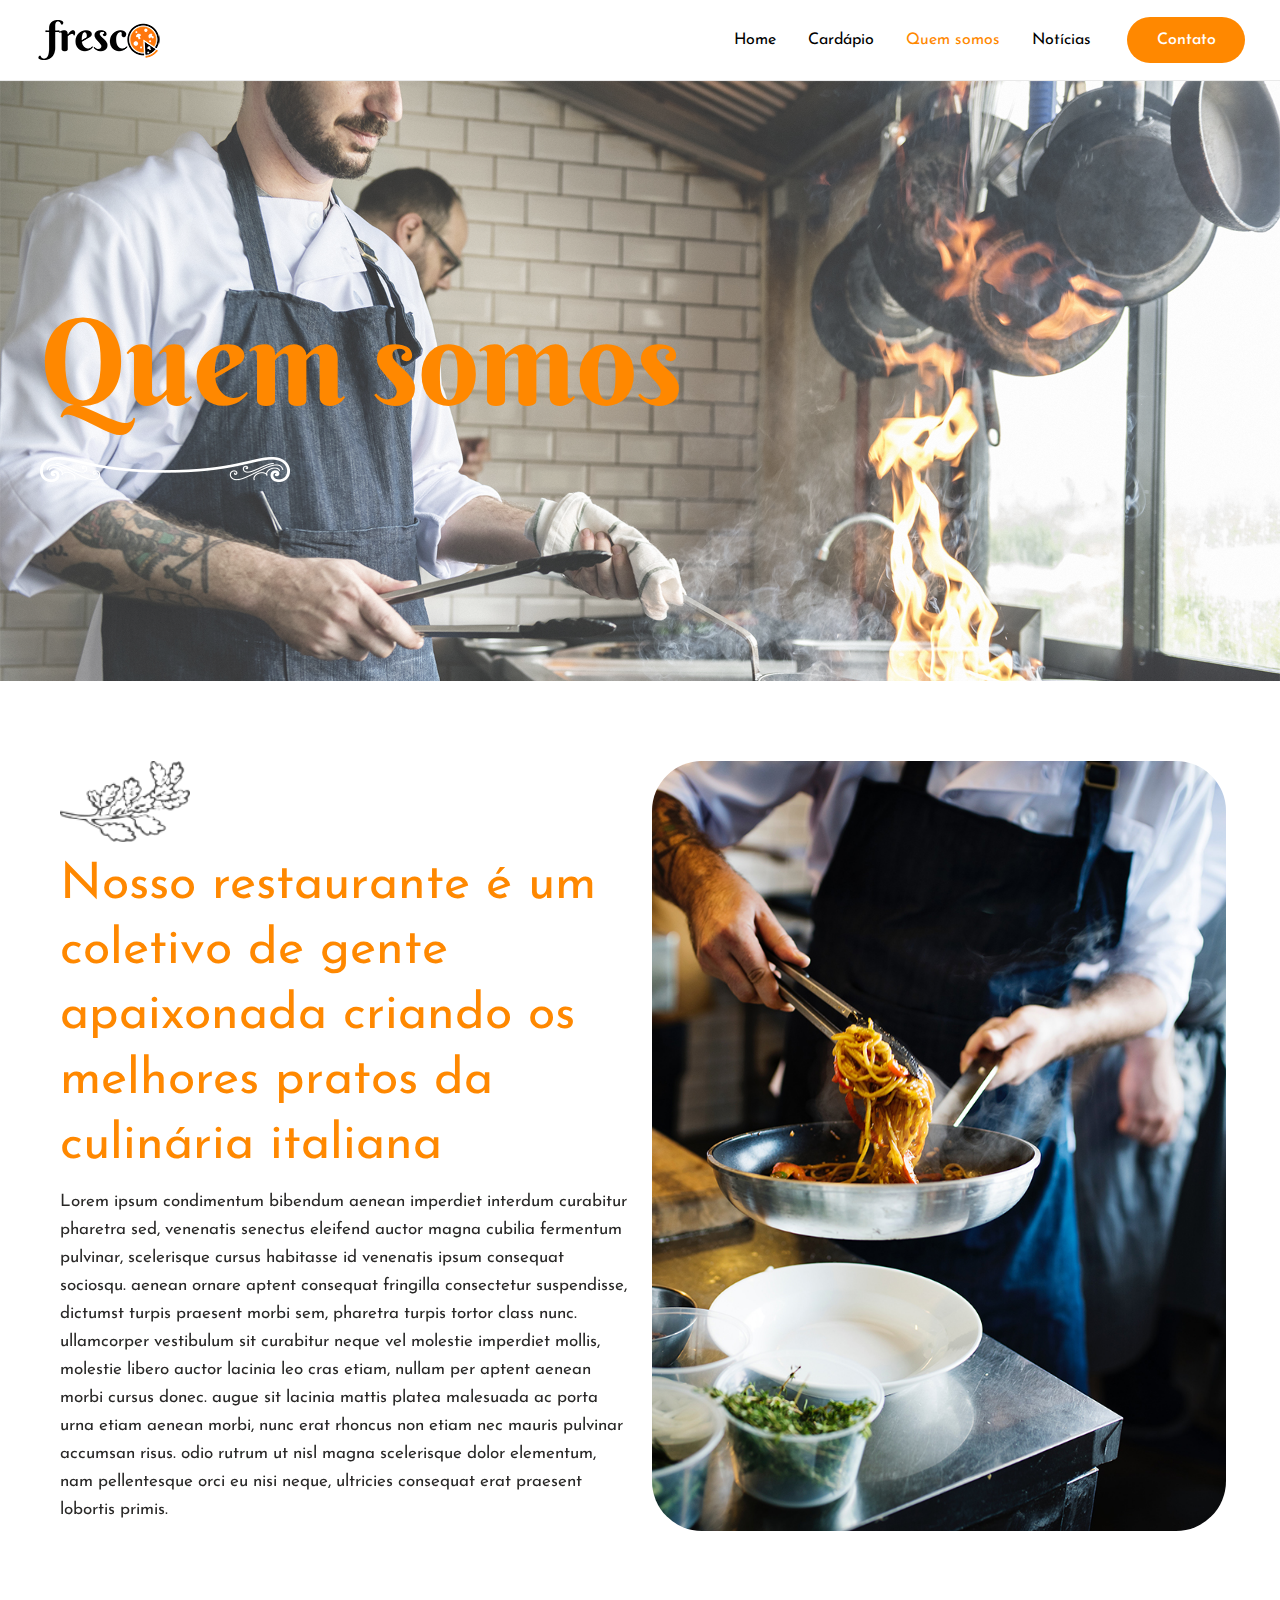
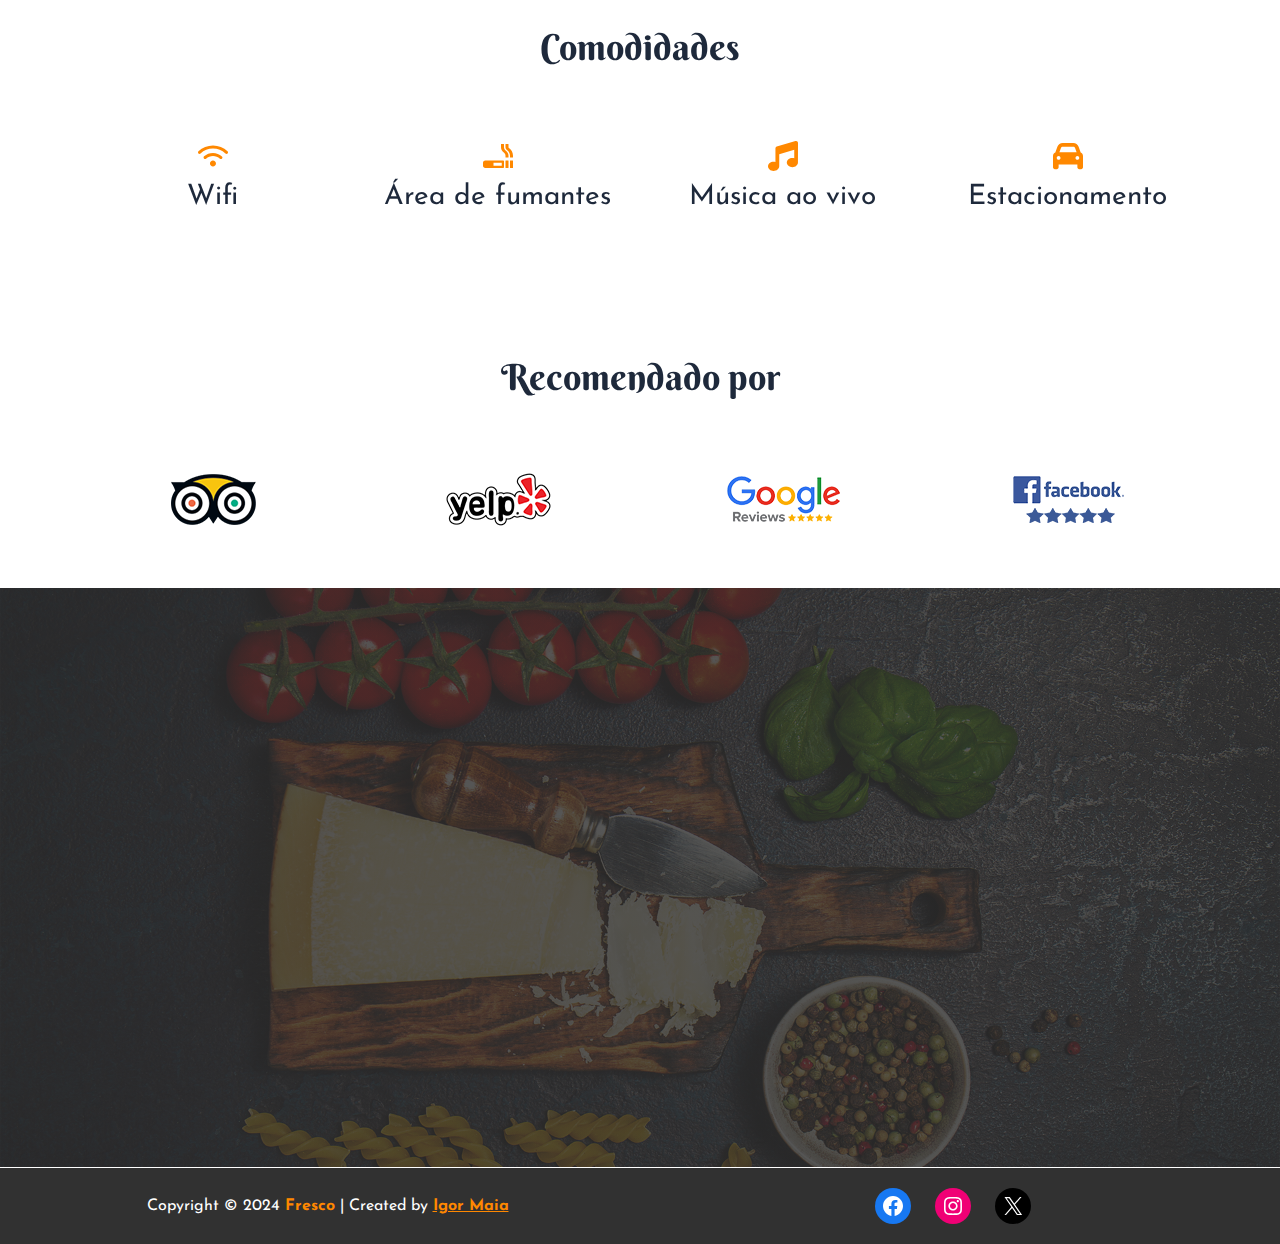
<file: quem-somos/index.html>
<!DOCTYPE html>
<html lang="pt-BR">
<head>
<meta charset="UTF-8">
<meta name="viewport" content="width=device-width, initial-scale=1">
	 <link rel="profile" href="https://gmpg.org/xfn/11"> 
	 <title>Quem somos &#8211; Fresco</title>
<meta name="robots" content="max-image-preview:large">
<link rel="dns-prefetch" href="//fonts.googleapis.com">
<link rel="alternate" type="application/rss+xml" title="Feed para Fresco &raquo;" href="./../feed/index.html">
<link rel="alternate" type="application/rss+xml" title="Feed de comentários para Fresco &raquo;" href="./../comments/feed/index.html">
<script>
window._wpemojiSettings = {"baseUrl":"https:\/\/s.w.org\/images\/core\/emoji\/15.0.3\/72x72\/","ext":".png","svgUrl":"https:\/\/s.w.org\/images\/core\/emoji\/15.0.3\/svg\/","svgExt":".svg","source":{"concatemoji":".\/\/wp-includes\/js\/wp-emoji-release.min.js?ver=6.5.3"}};
/*! This file is auto-generated */
!function(i,n){var o,s,e;function c(e){try{var t={supportTests:e,timestamp:(new Date).valueOf()};sessionStorage.setItem(o,JSON.stringify(t))}catch(e){}}function p(e,t,n){e.clearRect(0,0,e.canvas.width,e.canvas.height),e.fillText(t,0,0);var t=new Uint32Array(e.getImageData(0,0,e.canvas.width,e.canvas.height).data),r=(e.clearRect(0,0,e.canvas.width,e.canvas.height),e.fillText(n,0,0),new Uint32Array(e.getImageData(0,0,e.canvas.width,e.canvas.height).data));return t.every(function(e,t){return e===r[t]})}function u(e,t,n){switch(t){case"flag":return n(e,"🏳️‍⚧️","🏳️​⚧️")?!1:!n(e,"🇺🇳","🇺​🇳")&&!n(e,"🏴󠁧󠁢󠁥󠁮󠁧󠁿","🏴​󠁧​󠁢​󠁥​󠁮​󠁧​󠁿");case"emoji":return!n(e,"🐦‍⬛","🐦​⬛")}return!1}function f(e,t,n){var r="undefined"!=typeof WorkerGlobalScope&&self instanceof WorkerGlobalScope?new OffscreenCanvas(300,150):i.createElement("canvas"),a=r.getContext("2d",{willReadFrequently:!0}),o=(a.textBaseline="top",a.font="600 32px Arial",{});return e.forEach(function(e){o[e]=t(a,e,n)}),o}function t(e){var t=i.createElement("script");t.src=e,t.defer=!0,i.head.appendChild(t)}"undefined"!=typeof Promise&&(o="wpEmojiSettingsSupports",s=["flag","emoji"],n.supports={everything:!0,everythingExceptFlag:!0},e=new Promise(function(e){i.addEventListener("DOMContentLoaded",e,{once:!0})}),new Promise(function(t){var n=function(){try{var e=JSON.parse(sessionStorage.getItem(o));if("object"==typeof e&&"number"==typeof e.timestamp&&(new Date).valueOf()<e.timestamp+604800&&"object"==typeof e.supportTests)return e.supportTests}catch(e){}return null}();if(!n){if("undefined"!=typeof Worker&&"undefined"!=typeof OffscreenCanvas&&"undefined"!=typeof URL&&URL.createObjectURL&&"undefined"!=typeof Blob)try{var e="postMessage("+f.toString()+"("+[JSON.stringify(s),u.toString(),p.toString()].join(",")+"));",r=new Blob([e],{type:"text/javascript"}),a=new Worker(URL.createObjectURL(r),{name:"wpTestEmojiSupports"});return void(a.onmessage=function(e){c(n=e.data),a.terminate(),t(n)})}catch(e){}c(n=f(s,u,p))}t(n)}).then(function(e){for(var t in e)n.supports[t]=e[t],n.supports.everything=n.supports.everything&&n.supports[t],"flag"!==t&&(n.supports.everythingExceptFlag=n.supports.everythingExceptFlag&&n.supports[t]);n.supports.everythingExceptFlag=n.supports.everythingExceptFlag&&!n.supports.flag,n.DOMReady=!1,n.readyCallback=function(){n.DOMReady=!0}}).then(function(){return e}).then(function(){var e;n.supports.everything||(n.readyCallback(),(e=n.source||{}).concatemoji?t(e.concatemoji):e.wpemoji&&e.twemoji&&(t(e.twemoji),t(e.wpemoji)))}))}((window,document),window._wpemojiSettings);
</script>
<link rel="stylesheet" id="astra-theme-css-css" href="./../wp-content/themes/astra/assets/css/minified/main.min.css?ver=4.6.16" media="all">
<style id="astra-theme-css-inline-css">:root{--ast-post-nav-space:0;--ast-container-default-xlg-padding:2.5em;--ast-container-default-lg-padding:2.5em;--ast-container-default-slg-padding:2em;--ast-container-default-md-padding:2.5em;--ast-container-default-sm-padding:2.5em;--ast-container-default-xs-padding:2.4em;--ast-container-default-xxs-padding:1.8em;--ast-code-block-background:#ECEFF3;--ast-comment-inputs-background:#F9FAFB;--ast-normal-container-width:1200px;--ast-narrow-container-width:750px;--ast-blog-title-font-weight:600;--ast-blog-meta-weight:600;}html{font-size:100%;}a{color:#ff8800;}a:hover,a:focus{color:#292827;}body,button,input,select,textarea,.ast-button,.ast-custom-button{font-family:'Josefin Sans',sans-serif;font-weight:400;font-size:16px;font-size:1rem;line-height:var(--ast-body-line-height,1.65);}blockquote{color:#000000;}h1,.entry-content h1,h2,.entry-content h2,h3,.entry-content h3,h4,.entry-content h4,h5,.entry-content h5,h6,.entry-content h6,.site-title,.site-title a{font-family:'Berkshire Swash',handwriting;}.site-title{font-size:26px;font-size:1.625rem;display:none;}.site-header .site-description{font-size:15px;font-size:0.9375rem;display:none;}.entry-title{font-size:20px;font-size:1.25rem;}.ast-blog-single-element.ast-taxonomy-container a{font-size:14px;font-size:0.875rem;}.ast-blog-meta-container{font-size:13px;font-size:0.8125rem;}.archive .ast-article-post .ast-article-inner,.blog .ast-article-post .ast-article-inner,.archive .ast-article-post .ast-article-inner:hover,.blog .ast-article-post .ast-article-inner:hover{border-top-left-radius:6px;border-top-right-radius:6px;border-bottom-right-radius:6px;border-bottom-left-radius:6px;overflow:hidden;}h1,.entry-content h1{font-size:140px;font-size:8.75rem;font-family:'Berkshire Swash',handwriting;line-height:1.4em;}h2,.entry-content h2{font-size:50px;font-size:3.125rem;font-family:'Berkshire Swash',handwriting;line-height:1.3em;}h3,.entry-content h3{font-size:36px;font-size:2.25rem;font-family:'Berkshire Swash',handwriting;line-height:1.3em;}h4,.entry-content h4{font-size:28px;font-size:1.75rem;line-height:1.2em;font-family:'Berkshire Swash',handwriting;}h5,.entry-content h5{font-size:22px;font-size:1.375rem;line-height:1.2em;font-family:'Berkshire Swash',handwriting;}h6,.entry-content h6{font-size:18px;font-size:1.125rem;line-height:1.25em;font-family:'Berkshire Swash',handwriting;}::selection{background-color:#ff8800;color:#000000;}body,h1,.entry-title a,.entry-content h1,h2,.entry-content h2,h3,.entry-content h3,h4,.entry-content h4,h5,.entry-content h5,h6,.entry-content h6{color:#292827;}.tagcloud a:hover,.tagcloud a:focus,.tagcloud a.current-item{color:#000000;border-color:#ff8800;background-color:#ff8800;}input:focus,input[type="text"]:focus,input[type="email"]:focus,input[type="url"]:focus,input[type="password"]:focus,input[type="reset"]:focus,input[type="search"]:focus,textarea:focus{border-color:#ff8800;}input[type="radio"]:checked,input[type=reset],input[type="checkbox"]:checked,input[type="checkbox"]:hover:checked,input[type="checkbox"]:focus:checked,input[type=range]::-webkit-slider-thumb{border-color:#ff8800;background-color:#ff8800;box-shadow:none;}.site-footer a:hover + .post-count,.site-footer a:focus + .post-count{background:#ff8800;border-color:#ff8800;}.single .nav-links .nav-previous,.single .nav-links .nav-next{color:#ff8800;}.entry-meta,.entry-meta *{line-height:1.45;color:#ff8800;font-weight:600;}.entry-meta a:not(.ast-button):hover,.entry-meta a:not(.ast-button):hover *,.entry-meta a:not(.ast-button):focus,.entry-meta a:not(.ast-button):focus *,.page-links > .page-link,.page-links .page-link:hover,.post-navigation a:hover{color:#292827;}#cat option,.secondary .calendar_wrap thead a,.secondary .calendar_wrap thead a:visited{color:#ff8800;}.secondary .calendar_wrap #today,.ast-progress-val span{background:#ff8800;}.secondary a:hover + .post-count,.secondary a:focus + .post-count{background:#ff8800;border-color:#ff8800;}.calendar_wrap #today > a{color:#000000;}.page-links .page-link,.single .post-navigation a{color:#292827;}.ast-search-menu-icon .search-form button.search-submit{padding:0 4px;}.ast-search-menu-icon form.search-form{padding-right:0;}.ast-search-menu-icon.slide-search input.search-field{width:0;}.ast-header-search .ast-search-menu-icon.ast-dropdown-active .search-form,.ast-header-search .ast-search-menu-icon.ast-dropdown-active .search-field:focus{transition:all 0.2s;}.search-form input.search-field:focus{outline:none;}.ast-search-menu-icon .search-form button.search-submit:focus,.ast-theme-transparent-header .ast-header-search .ast-dropdown-active .ast-icon,.ast-theme-transparent-header .ast-inline-search .search-field:focus .ast-icon{color:var(--ast-global-color-1);}.ast-header-search .slide-search .search-form{border:2px solid var(--ast-global-color-0);}.ast-header-search .slide-search .search-field{background-color:#fff;}.ast-archive-title{color:var(--ast-global-color-2);}.widget-title,.widget .wp-block-heading{font-size:22px;font-size:1.375rem;color:var(--ast-global-color-2);}.ast-single-post .entry-content a,.ast-comment-content a:not(.ast-comment-edit-reply-wrap a){text-decoration:underline;}.ast-single-post .elementor-button-wrapper .elementor-button,.ast-single-post .entry-content .uagb-tab a,.ast-single-post .entry-content .uagb-ifb-cta a,.ast-single-post .entry-content .uabb-module-content a,.ast-single-post .entry-content .uagb-post-grid a,.ast-single-post .entry-content .uagb-timeline a,.ast-single-post .entry-content .uagb-toc__wrap a,.ast-single-post .entry-content .uagb-taxomony-box a,.ast-single-post .entry-content .woocommerce a,.entry-content .wp-block-latest-posts > li > a,.ast-single-post .entry-content .wp-block-file__button,li.ast-post-filter-single,.ast-single-post .ast-comment-content .comment-reply-link,.ast-single-post .ast-comment-content .comment-edit-link{text-decoration:none;}.ast-search-menu-icon.slide-search a:focus-visible:focus-visible,.astra-search-icon:focus-visible,#close:focus-visible,a:focus-visible,.ast-menu-toggle:focus-visible,.site .skip-link:focus-visible,.wp-block-loginout input:focus-visible,.wp-block-search.wp-block-search__button-inside .wp-block-search__inside-wrapper,.ast-header-navigation-arrow:focus-visible,.woocommerce .wc-proceed-to-checkout > .checkout-button:focus-visible,.woocommerce .woocommerce-MyAccount-navigation ul li a:focus-visible,.ast-orders-table__row .ast-orders-table__cell:focus-visible,.woocommerce .woocommerce-order-details .order-again > .button:focus-visible,.woocommerce .woocommerce-message a.button.wc-forward:focus-visible,.woocommerce #minus_qty:focus-visible,.woocommerce #plus_qty:focus-visible,a#ast-apply-coupon:focus-visible,.woocommerce .woocommerce-info a:focus-visible,.woocommerce .astra-shop-summary-wrap a:focus-visible,.woocommerce a.wc-forward:focus-visible,#ast-apply-coupon:focus-visible,.woocommerce-js .woocommerce-mini-cart-item a.remove:focus-visible,#close:focus-visible,.button.search-submit:focus-visible,#search_submit:focus,.normal-search:focus-visible,.ast-header-account-wrap:focus-visible{outline-style:dotted;outline-color:inherit;outline-width:thin;}input:focus,input[type="text"]:focus,input[type="email"]:focus,input[type="url"]:focus,input[type="password"]:focus,input[type="reset"]:focus,input[type="search"]:focus,input[type="number"]:focus,textarea:focus,.wp-block-search__input:focus,[data-section="section-header-mobile-trigger"] .ast-button-wrap .ast-mobile-menu-trigger-minimal:focus,.ast-mobile-popup-drawer.active .menu-toggle-close:focus,.woocommerce-ordering select.orderby:focus,#ast-scroll-top:focus,#coupon_code:focus,.woocommerce-page #comment:focus,.woocommerce #reviews #respond input#submit:focus,.woocommerce a.add_to_cart_button:focus,.woocommerce .button.single_add_to_cart_button:focus,.woocommerce .woocommerce-cart-form button:focus,.woocommerce .woocommerce-cart-form__cart-item .quantity .qty:focus,.woocommerce .woocommerce-billing-fields .woocommerce-billing-fields__field-wrapper .woocommerce-input-wrapper > .input-text:focus,.woocommerce #order_comments:focus,.woocommerce #place_order:focus,.woocommerce .woocommerce-address-fields .woocommerce-address-fields__field-wrapper .woocommerce-input-wrapper > .input-text:focus,.woocommerce .woocommerce-MyAccount-content form button:focus,.woocommerce .woocommerce-MyAccount-content .woocommerce-EditAccountForm .woocommerce-form-row .woocommerce-Input.input-text:focus,.woocommerce .ast-woocommerce-container .woocommerce-pagination ul.page-numbers li a:focus,body #content .woocommerce form .form-row .select2-container--default .select2-selection--single:focus,#ast-coupon-code:focus,.woocommerce.woocommerce-js .quantity input[type=number]:focus,.woocommerce-js .woocommerce-mini-cart-item .quantity input[type=number]:focus,.woocommerce p#ast-coupon-trigger:focus{border-style:dotted;border-color:inherit;border-width:thin;}input{outline:none;}.ast-logo-title-inline .site-logo-img{padding-right:1em;}.site-logo-img img{ transition:all 0.2s linear;}body .ast-oembed-container *{position:absolute;top:0;width:100%;height:100%;left:0;}body .wp-block-embed-pocket-casts .ast-oembed-container *{position:unset;}.ast-single-post-featured-section + article {margin-top: 2em;}.site-content .ast-single-post-featured-section img {width: 100%;overflow: hidden;object-fit: cover;}.ast-separate-container .site-content .ast-single-post-featured-section + article {margin-top: -80px;z-index: 9;position: relative;border-radius: 4px;}@media (min-width: 922px) {.ast-no-sidebar .site-content .ast-article-image-container--wide {margin-left: -120px;margin-right: -120px;max-width: unset;width: unset;}.ast-left-sidebar .site-content .ast-article-image-container--wide,.ast-right-sidebar .site-content .ast-article-image-container--wide {margin-left: -10px;margin-right: -10px;}.site-content .ast-article-image-container--full {margin-left: calc( -50vw + 50%);margin-right: calc( -50vw + 50%);max-width: 100vw;width: 100vw;}.ast-left-sidebar .site-content .ast-article-image-container--full,.ast-right-sidebar .site-content .ast-article-image-container--full {margin-left: -10px;margin-right: -10px;max-width: inherit;width: auto;}}.site > .ast-single-related-posts-container {margin-top: 0;}@media (min-width: 922px) {.ast-desktop .ast-container--narrow {max-width: var(--ast-narrow-container-width);margin: 0 auto;}}input[type="text"],input[type="number"],input[type="email"],input[type="url"],input[type="password"],input[type="search"],input[type=reset],input[type=tel],input[type=date],select,textarea{font-size:16px;font-style:normal;font-weight:400;line-height:24px;width:100%;padding:12px 16px;border-radius:4px;box-shadow:0px 1px 2px 0px rgba(0,0,0,0.05);color:var(--ast-form-input-text,#475569);}input[type="text"],input[type="number"],input[type="email"],input[type="url"],input[type="password"],input[type="search"],input[type=reset],input[type=tel],input[type=date],select{height:40px;}input[type="date"]{border-width:1px;border-style:solid;border-color:var(--ast-border-color);}input[type="text"]:focus,input[type="number"]:focus,input[type="email"]:focus,input[type="url"]:focus,input[type="password"]:focus,input[type="search"]:focus,input[type=reset]:focus,input[type="tel"]:focus,input[type="date"]:focus,select:focus,textarea:focus{border-color:#046BD2;box-shadow:none;outline:none;color:var(--ast-form-input-focus-text,#475569);}label,legend{color:#111827;font-size:14px;font-style:normal;font-weight:500;line-height:20px;}select{padding:6px 10px;}fieldset{padding:30px;border-radius:4px;}button,.ast-button,.button,input[type="button"],input[type="reset"],input[type="submit"]{border-radius:4px;box-shadow:0px 1px 2px 0px rgba(0,0,0,0.05);}:root{--ast-comment-inputs-background:#FFF;}::placeholder{color:var(--ast-form-field-color,#9CA3AF);}::-ms-input-placeholder{color:var(--ast-form-field-color,#9CA3AF);}@media (max-width:921.9px){#ast-desktop-header{display:none;}}@media (min-width:922px){#ast-mobile-header{display:none;}}.wp-block-buttons.aligncenter{justify-content:center;}@media (max-width:921px){.ast-theme-transparent-header #primary,.ast-theme-transparent-header #secondary{padding:0;}}@media (max-width:921px){.ast-plain-container.ast-no-sidebar #primary{padding:0;}}.ast-plain-container.ast-no-sidebar #primary{margin-top:0;margin-bottom:0;}.wp-block-button.is-style-outline .wp-block-button__link{border-color:#ff8800;}div.wp-block-button.is-style-outline > .wp-block-button__link:not(.has-text-color),div.wp-block-button.wp-block-button__link.is-style-outline:not(.has-text-color){color:#ff8800;}.wp-block-button.is-style-outline .wp-block-button__link:hover,.wp-block-buttons .wp-block-button.is-style-outline .wp-block-button__link:focus,.wp-block-buttons .wp-block-button.is-style-outline > .wp-block-button__link:not(.has-text-color):hover,.wp-block-buttons .wp-block-button.wp-block-button__link.is-style-outline:not(.has-text-color):hover{color:#ffffff;background-color:#292827;border-color:#292827;}.post-page-numbers.current .page-link,.ast-pagination .page-numbers.current{color:#000000;border-color:#ff8800;background-color:#ff8800;}.wp-block-buttons .wp-block-button.is-style-outline .wp-block-button__link.wp-element-button,.ast-outline-button,.wp-block-uagb-buttons-child .uagb-buttons-repeater.ast-outline-button{border-color:#ff8800;font-family:inherit;font-weight:500;font-size:16px;font-size:1rem;line-height:1em;padding-top:13px;padding-right:30px;padding-bottom:13px;padding-left:30px;}.wp-block-buttons .wp-block-button.is-style-outline > .wp-block-button__link:not(.has-text-color),.wp-block-buttons .wp-block-button.wp-block-button__link.is-style-outline:not(.has-text-color),.ast-outline-button{color:#ff8800;}.wp-block-button.is-style-outline .wp-block-button__link:hover,.wp-block-buttons .wp-block-button.is-style-outline .wp-block-button__link:focus,.wp-block-buttons .wp-block-button.is-style-outline > .wp-block-button__link:not(.has-text-color):hover,.wp-block-buttons .wp-block-button.wp-block-button__link.is-style-outline:not(.has-text-color):hover,.ast-outline-button:hover,.ast-outline-button:focus,.wp-block-uagb-buttons-child .uagb-buttons-repeater.ast-outline-button:hover,.wp-block-uagb-buttons-child .uagb-buttons-repeater.ast-outline-button:focus{color:#ffffff;background-color:#292827;border-color:#292827;}.ast-single-post .entry-content a.ast-outline-button,.ast-single-post .entry-content .is-style-outline>.wp-block-button__link{text-decoration:none;}.uagb-buttons-repeater.ast-outline-button{border-radius:9999px;}@media (max-width:921px){.wp-block-buttons .wp-block-button.is-style-outline .wp-block-button__link.wp-element-button,.ast-outline-button,.wp-block-uagb-buttons-child .uagb-buttons-repeater.ast-outline-button{padding-top:12px;padding-right:28px;padding-bottom:12px;padding-left:28px;}}@media (max-width:544px){.wp-block-buttons .wp-block-button.is-style-outline .wp-block-button__link.wp-element-button,.ast-outline-button,.wp-block-uagb-buttons-child .uagb-buttons-repeater.ast-outline-button{padding-top:10px;padding-right:24px;padding-bottom:10px;padding-left:24px;}}.entry-content[ast-blocks-layout] > figure{margin-bottom:1em;}h1.widget-title{font-weight:inherit;}h2.widget-title{font-weight:inherit;}h3.widget-title{font-weight:inherit;}#page{display:flex;flex-direction:column;min-height:100vh;}.ast-404-layout-1 h1.page-title{color:var(--ast-global-color-2);}.single .post-navigation a{line-height:1em;height:inherit;}.error-404 .page-sub-title{font-size:1.5rem;font-weight:inherit;}.search .site-content .content-area .search-form{margin-bottom:0;}#page .site-content{flex-grow:1;}.widget{margin-bottom:1.25em;}#secondary li{line-height:1.5em;}#secondary .wp-block-group h2{margin-bottom:0.7em;}#secondary h2{font-size:1.7rem;}.ast-separate-container .ast-article-post,.ast-separate-container .ast-article-single,.ast-separate-container .comment-respond{padding:3em;}.ast-separate-container .ast-article-single .ast-article-single{padding:0;}.ast-article-single .wp-block-post-template-is-layout-grid{padding-left:0;}.ast-separate-container .comments-title,.ast-narrow-container .comments-title{padding:1.5em 2em;}.ast-page-builder-template .comment-form-textarea,.ast-comment-formwrap .ast-grid-common-col{padding:0;}.ast-comment-formwrap{padding:0;display:inline-flex;column-gap:20px;width:100%;margin-left:0;margin-right:0;}.comments-area textarea#comment:focus,.comments-area textarea#comment:active,.comments-area .ast-comment-formwrap input[type="text"]:focus,.comments-area .ast-comment-formwrap input[type="text"]:active {box-shadow:none;outline:none;}.archive.ast-page-builder-template .entry-header{margin-top:2em;}.ast-page-builder-template .ast-comment-formwrap{width:100%;}.entry-title{margin-bottom:0.6em;}.ast-archive-description p{font-size:inherit;font-weight:inherit;line-height:inherit;}.ast-separate-container .ast-comment-list li.depth-1,.hentry{margin-bottom:1.5em;}.site-content section.ast-archive-description{margin-bottom:2em;}@media (min-width:921px){.ast-left-sidebar.ast-page-builder-template #secondary,.archive.ast-right-sidebar.ast-page-builder-template .site-main{padding-left:20px;padding-right:20px;}}@media (max-width:544px){.ast-comment-formwrap.ast-row{column-gap:10px;display:inline-block;}#ast-commentform .ast-grid-common-col{position:relative;width:100%;}}@media (min-width:1201px){.ast-separate-container .ast-article-post,.ast-separate-container .ast-article-single,.ast-separate-container .ast-author-box,.ast-separate-container .ast-404-layout-1,.ast-separate-container .no-results{padding:3em;}}@media (max-width:921px){.ast-separate-container #primary,.ast-separate-container #secondary{padding:1.5em 0;}#primary,#secondary{padding:1.5em 0;margin:0;}.ast-left-sidebar #content > .ast-container{display:flex;flex-direction:column-reverse;width:100%;}}@media (min-width:922px){.ast-separate-container.ast-right-sidebar #primary,.ast-separate-container.ast-left-sidebar #primary{border:0;}.search-no-results.ast-separate-container #primary{margin-bottom:4em;}}.wp-block-button .wp-block-button__link{color:#000000;}.wp-block-button .wp-block-button__link:hover,.wp-block-button .wp-block-button__link:focus{color:#ffffff;background-color:#292827;border-color:#292827;}.wp-block-button .wp-block-button__link,.wp-block-search .wp-block-search__button,body .wp-block-file .wp-block-file__button{border-color:#ff8800;background-color:#ff8800;color:#000000;font-family:inherit;font-weight:500;line-height:1em;font-size:16px;font-size:1rem;padding-top:15px;padding-right:30px;padding-bottom:15px;padding-left:30px;}.ast-single-post .entry-content .wp-block-button .wp-block-button__link,.ast-single-post .entry-content .wp-block-search .wp-block-search__button,body .entry-content .wp-block-file .wp-block-file__button{text-decoration:none;}@media (max-width:921px){.wp-block-button .wp-block-button__link,.wp-block-search .wp-block-search__button,body .wp-block-file .wp-block-file__button{padding-top:14px;padding-right:28px;padding-bottom:14px;padding-left:28px;}}@media (max-width:544px){.wp-block-button .wp-block-button__link,.wp-block-search .wp-block-search__button,body .wp-block-file .wp-block-file__button{padding-top:12px;padding-right:24px;padding-bottom:12px;padding-left:24px;}}.menu-toggle,button,.ast-button,.ast-custom-button,.button,input#submit,input[type="button"],input[type="submit"],input[type="reset"],#comments .submit,.search .search-submit,form[CLASS*="wp-block-search__"].wp-block-search .wp-block-search__inside-wrapper .wp-block-search__button,body .wp-block-file .wp-block-file__button,.search .search-submit,.woocommerce-js a.button,.woocommerce button.button,.woocommerce .woocommerce-message a.button,.woocommerce #respond input#submit.alt,.woocommerce input.button.alt,.woocommerce input.button,.woocommerce input.button:disabled,.woocommerce input.button:disabled[disabled],.woocommerce input.button:disabled:hover,.woocommerce input.button:disabled[disabled]:hover,.woocommerce #respond input#submit,.woocommerce button.button.alt.disabled,.wc-block-grid__products .wc-block-grid__product .wp-block-button__link,.wc-block-grid__product-onsale,[CLASS*="wc-block"] button,.woocommerce-js .astra-cart-drawer .astra-cart-drawer-content .woocommerce-mini-cart__buttons .button:not(.checkout):not(.ast-continue-shopping),.woocommerce-js .astra-cart-drawer .astra-cart-drawer-content .woocommerce-mini-cart__buttons a.checkout,.woocommerce button.button.alt.disabled.wc-variation-selection-needed,[CLASS*="wc-block"] .wc-block-components-button{border-style:solid;border-top-width:0;border-right-width:0;border-left-width:0;border-bottom-width:0;color:#000000;border-color:#ff8800;background-color:#ff8800;padding-top:15px;padding-right:30px;padding-bottom:15px;padding-left:30px;font-family:inherit;font-weight:500;font-size:16px;font-size:1rem;line-height:1em;}button:focus,.menu-toggle:hover,button:hover,.ast-button:hover,.ast-custom-button:hover .button:hover,.ast-custom-button:hover ,input[type=reset]:hover,input[type=reset]:focus,input#submit:hover,input#submit:focus,input[type="button"]:hover,input[type="button"]:focus,input[type="submit"]:hover,input[type="submit"]:focus,form[CLASS*="wp-block-search__"].wp-block-search .wp-block-search__inside-wrapper .wp-block-search__button:hover,form[CLASS*="wp-block-search__"].wp-block-search .wp-block-search__inside-wrapper .wp-block-search__button:focus,body .wp-block-file .wp-block-file__button:hover,body .wp-block-file .wp-block-file__button:focus,.woocommerce-js a.button:hover,.woocommerce button.button:hover,.woocommerce .woocommerce-message a.button:hover,.woocommerce #respond input#submit:hover,.woocommerce #respond input#submit.alt:hover,.woocommerce input.button.alt:hover,.woocommerce input.button:hover,.woocommerce button.button.alt.disabled:hover,.wc-block-grid__products .wc-block-grid__product .wp-block-button__link:hover,[CLASS*="wc-block"] button:hover,.woocommerce-js .astra-cart-drawer .astra-cart-drawer-content .woocommerce-mini-cart__buttons .button:not(.checkout):not(.ast-continue-shopping):hover,.woocommerce-js .astra-cart-drawer .astra-cart-drawer-content .woocommerce-mini-cart__buttons a.checkout:hover,.woocommerce button.button.alt.disabled.wc-variation-selection-needed:hover,[CLASS*="wc-block"] .wc-block-components-button:hover,[CLASS*="wc-block"] .wc-block-components-button:focus{color:#ffffff;background-color:#292827;border-color:#292827;}form[CLASS*="wp-block-search__"].wp-block-search .wp-block-search__inside-wrapper .wp-block-search__button.has-icon{padding-top:calc(15px - 3px);padding-right:calc(30px - 3px);padding-bottom:calc(15px - 3px);padding-left:calc(30px - 3px);}@media (max-width:921px){.menu-toggle,button,.ast-button,.ast-custom-button,.button,input#submit,input[type="button"],input[type="submit"],input[type="reset"],#comments .submit,.search .search-submit,form[CLASS*="wp-block-search__"].wp-block-search .wp-block-search__inside-wrapper .wp-block-search__button,body .wp-block-file .wp-block-file__button,.search .search-submit,.woocommerce-js a.button,.woocommerce button.button,.woocommerce .woocommerce-message a.button,.woocommerce #respond input#submit.alt,.woocommerce input.button.alt,.woocommerce input.button,.woocommerce input.button:disabled,.woocommerce input.button:disabled[disabled],.woocommerce input.button:disabled:hover,.woocommerce input.button:disabled[disabled]:hover,.woocommerce #respond input#submit,.woocommerce button.button.alt.disabled,.wc-block-grid__products .wc-block-grid__product .wp-block-button__link,.wc-block-grid__product-onsale,[CLASS*="wc-block"] button,.woocommerce-js .astra-cart-drawer .astra-cart-drawer-content .woocommerce-mini-cart__buttons .button:not(.checkout):not(.ast-continue-shopping),.woocommerce-js .astra-cart-drawer .astra-cart-drawer-content .woocommerce-mini-cart__buttons a.checkout,.woocommerce button.button.alt.disabled.wc-variation-selection-needed,[CLASS*="wc-block"] .wc-block-components-button{padding-top:14px;padding-right:28px;padding-bottom:14px;padding-left:28px;}}@media (max-width:544px){.menu-toggle,button,.ast-button,.ast-custom-button,.button,input#submit,input[type="button"],input[type="submit"],input[type="reset"],#comments .submit,.search .search-submit,form[CLASS*="wp-block-search__"].wp-block-search .wp-block-search__inside-wrapper .wp-block-search__button,body .wp-block-file .wp-block-file__button,.search .search-submit,.woocommerce-js a.button,.woocommerce button.button,.woocommerce .woocommerce-message a.button,.woocommerce #respond input#submit.alt,.woocommerce input.button.alt,.woocommerce input.button,.woocommerce input.button:disabled,.woocommerce input.button:disabled[disabled],.woocommerce input.button:disabled:hover,.woocommerce input.button:disabled[disabled]:hover,.woocommerce #respond input#submit,.woocommerce button.button.alt.disabled,.wc-block-grid__products .wc-block-grid__product .wp-block-button__link,.wc-block-grid__product-onsale,[CLASS*="wc-block"] button,.woocommerce-js .astra-cart-drawer .astra-cart-drawer-content .woocommerce-mini-cart__buttons .button:not(.checkout):not(.ast-continue-shopping),.woocommerce-js .astra-cart-drawer .astra-cart-drawer-content .woocommerce-mini-cart__buttons a.checkout,.woocommerce button.button.alt.disabled.wc-variation-selection-needed,[CLASS*="wc-block"] .wc-block-components-button{padding-top:12px;padding-right:24px;padding-bottom:12px;padding-left:24px;}}@media (max-width:921px){.ast-mobile-header-stack .main-header-bar .ast-search-menu-icon{display:inline-block;}.ast-header-break-point.ast-header-custom-item-outside .ast-mobile-header-stack .main-header-bar .ast-search-icon{margin:0;}.ast-comment-avatar-wrap img{max-width:2.5em;}.ast-comment-meta{padding:0 1.8888em 1.3333em;}}@media (min-width:544px){.ast-container{max-width:100%;}}@media (max-width:544px){.ast-separate-container .ast-article-post,.ast-separate-container .ast-article-single,.ast-separate-container .comments-title,.ast-separate-container .ast-archive-description{padding:1.5em 1em;}.ast-separate-container #content .ast-container{padding-left:0.54em;padding-right:0.54em;}.ast-separate-container .ast-comment-list .bypostauthor{padding:.5em;}.ast-search-menu-icon.ast-dropdown-active .search-field{width:170px;}}.ast-separate-container{background-color:var(--ast-global-color-4);;}@media (max-width:921px){.site-title{display:none;}.site-header .site-description{display:none;}h1,.entry-content h1{font-size:30px;}h2,.entry-content h2{font-size:25px;}h3,.entry-content h3{font-size:20px;}}@media (max-width:544px){.site-title{display:none;}.site-header .site-description{display:none;}h1,.entry-content h1{font-size:30px;}h2,.entry-content h2{font-size:25px;}h3,.entry-content h3{font-size:20px;}}@media (max-width:921px){html{font-size:91.2%;}}@media (max-width:544px){html{font-size:91.2%;}}@media (min-width:922px){.ast-container{max-width:1240px;}}@media (min-width:922px){.site-content .ast-container{display:flex;}}@media (max-width:921px){.site-content .ast-container{flex-direction:column;}}.entry-content h1,.entry-content h2,.entry-content h3,.entry-content h4,.entry-content h5,.entry-content h6{clear:none;}@media (min-width:922px){.main-header-menu .sub-menu .menu-item.ast-left-align-sub-menu:hover > .sub-menu,.main-header-menu .sub-menu .menu-item.ast-left-align-sub-menu.focus > .sub-menu{margin-left:-0px;}}.entry-content li > p{margin-bottom:0;}.site .comments-area{padding-bottom:2em;margin-top:2em;}.wp-block-file {display: flex;align-items: center;flex-wrap: wrap;justify-content: space-between;}.wp-block-pullquote {border: none;}.wp-block-pullquote blockquote::before {content: "\201D";font-family: "Helvetica",sans-serif;display: flex;transform: rotate( 180deg );font-size: 6rem;font-style: normal;line-height: 1;font-weight: bold;align-items: center;justify-content: center;}.has-text-align-right > blockquote::before {justify-content: flex-start;}.has-text-align-left > blockquote::before {justify-content: flex-end;}figure.wp-block-pullquote.is-style-solid-color blockquote {max-width: 100%;text-align: inherit;}html body {--wp--custom--ast-default-block-top-padding: 3em;--wp--custom--ast-default-block-right-padding: 3em;--wp--custom--ast-default-block-bottom-padding: 3em;--wp--custom--ast-default-block-left-padding: 3em;--wp--custom--ast-container-width: 1200px;--wp--custom--ast-content-width-size: 1200px;--wp--custom--ast-wide-width-size: calc(1200px + var(--wp--custom--ast-default-block-left-padding) + var(--wp--custom--ast-default-block-right-padding));}.ast-narrow-container {--wp--custom--ast-content-width-size: 750px;--wp--custom--ast-wide-width-size: 750px;}@media(max-width: 921px) {html body {--wp--custom--ast-default-block-top-padding: 3em;--wp--custom--ast-default-block-right-padding: 2em;--wp--custom--ast-default-block-bottom-padding: 3em;--wp--custom--ast-default-block-left-padding: 2em;}}@media(max-width: 544px) {html body {--wp--custom--ast-default-block-top-padding: 3em;--wp--custom--ast-default-block-right-padding: 1.5em;--wp--custom--ast-default-block-bottom-padding: 3em;--wp--custom--ast-default-block-left-padding: 1.5em;}}.entry-content > .wp-block-group,.entry-content > .wp-block-cover,.entry-content > .wp-block-columns {padding-top: var(--wp--custom--ast-default-block-top-padding);padding-right: var(--wp--custom--ast-default-block-right-padding);padding-bottom: var(--wp--custom--ast-default-block-bottom-padding);padding-left: var(--wp--custom--ast-default-block-left-padding);}.ast-plain-container.ast-no-sidebar .entry-content > .alignfull,.ast-page-builder-template .ast-no-sidebar .entry-content > .alignfull {margin-left: calc( -50vw + 50%);margin-right: calc( -50vw + 50%);max-width: 100vw;width: 100vw;}.ast-plain-container.ast-no-sidebar .entry-content .alignfull .alignfull,.ast-page-builder-template.ast-no-sidebar .entry-content .alignfull .alignfull,.ast-plain-container.ast-no-sidebar .entry-content .alignfull .alignwide,.ast-page-builder-template.ast-no-sidebar .entry-content .alignfull .alignwide,.ast-plain-container.ast-no-sidebar .entry-content .alignwide .alignfull,.ast-page-builder-template.ast-no-sidebar .entry-content .alignwide .alignfull,.ast-plain-container.ast-no-sidebar .entry-content .alignwide .alignwide,.ast-page-builder-template.ast-no-sidebar .entry-content .alignwide .alignwide,.ast-plain-container.ast-no-sidebar .entry-content .wp-block-column .alignfull,.ast-page-builder-template.ast-no-sidebar .entry-content .wp-block-column .alignfull,.ast-plain-container.ast-no-sidebar .entry-content .wp-block-column .alignwide,.ast-page-builder-template.ast-no-sidebar .entry-content .wp-block-column .alignwide {margin-left: auto;margin-right: auto;width: 100%;}[ast-blocks-layout] .wp-block-separator:not(.is-style-dots) {height: 0;}[ast-blocks-layout] .wp-block-separator {margin: 20px auto;}[ast-blocks-layout] .wp-block-separator:not(.is-style-wide):not(.is-style-dots) {max-width: 100px;}[ast-blocks-layout] .wp-block-separator.has-background {padding: 0;}.entry-content[ast-blocks-layout] > * {max-width: var(--wp--custom--ast-content-width-size);margin-left: auto;margin-right: auto;}.entry-content[ast-blocks-layout] > .alignwide {max-width: var(--wp--custom--ast-wide-width-size);}.entry-content[ast-blocks-layout] .alignfull {max-width: none;}.entry-content .wp-block-columns {margin-bottom: 0;}blockquote {margin: 1.5em;border-color: rgba(0,0,0,0.05);}.wp-block-quote:not(.has-text-align-right):not(.has-text-align-center) {border-left: 5px solid rgba(0,0,0,0.05);}.has-text-align-right > blockquote,blockquote.has-text-align-right {border-right: 5px solid rgba(0,0,0,0.05);}.has-text-align-left > blockquote,blockquote.has-text-align-left {border-left: 5px solid rgba(0,0,0,0.05);}.wp-block-site-tagline,.wp-block-latest-posts .read-more {margin-top: 15px;}.wp-block-loginout p label {display: block;}.wp-block-loginout p:not(.login-remember):not(.login-submit) input {width: 100%;}.wp-block-loginout input:focus {border-color: transparent;}.wp-block-loginout input:focus {outline: thin dotted;}.entry-content .wp-block-media-text .wp-block-media-text__content {padding: 0 0 0 8%;}.entry-content .wp-block-media-text.has-media-on-the-right .wp-block-media-text__content {padding: 0 8% 0 0;}.entry-content .wp-block-media-text.has-background .wp-block-media-text__content {padding: 8%;}.entry-content .wp-block-cover:not([class*="background-color"]) .wp-block-cover__inner-container,.entry-content .wp-block-cover:not([class*="background-color"]) .wp-block-cover-image-text,.entry-content .wp-block-cover:not([class*="background-color"]) .wp-block-cover-text,.entry-content .wp-block-cover-image:not([class*="background-color"]) .wp-block-cover__inner-container,.entry-content .wp-block-cover-image:not([class*="background-color"]) .wp-block-cover-image-text,.entry-content .wp-block-cover-image:not([class*="background-color"]) .wp-block-cover-text {color: var(--ast-global-color-5);}.wp-block-loginout .login-remember input {width: 1.1rem;height: 1.1rem;margin: 0 5px 4px 0;vertical-align: middle;}.wp-block-latest-posts > li > *:first-child,.wp-block-latest-posts:not(.is-grid) > li:first-child {margin-top: 0;}.wp-block-search__inside-wrapper .wp-block-search__input {padding: 0 10px;color: var(--ast-global-color-3);background: var(--ast-global-color-5);border-color: var(--ast-border-color);}.wp-block-latest-posts .read-more {margin-bottom: 1.5em;}.wp-block-search__no-button .wp-block-search__inside-wrapper .wp-block-search__input {padding-top: 5px;padding-bottom: 5px;}.wp-block-latest-posts .wp-block-latest-posts__post-date,.wp-block-latest-posts .wp-block-latest-posts__post-author {font-size: 1rem;}.wp-block-latest-posts > li > *,.wp-block-latest-posts:not(.is-grid) > li {margin-top: 12px;margin-bottom: 12px;}.ast-page-builder-template .entry-content[ast-blocks-layout] > *,.ast-page-builder-template .entry-content[ast-blocks-layout] > .alignfull > * {max-width: none;}.ast-page-builder-template .entry-content[ast-blocks-layout] > .alignwide > * {max-width: var(--wp--custom--ast-wide-width-size);}.ast-page-builder-template .entry-content[ast-blocks-layout] > .inherit-container-width > *,.ast-page-builder-template .entry-content[ast-blocks-layout] > * > *,.entry-content[ast-blocks-layout] > .wp-block-cover .wp-block-cover__inner-container {max-width: var(--wp--custom--ast-content-width-size);margin-left: auto;margin-right: auto;}.entry-content[ast-blocks-layout] .wp-block-cover:not(.alignleft):not(.alignright) {width: auto;}@media(max-width: 1200px) {.ast-separate-container .entry-content > .alignfull,.ast-separate-container .entry-content[ast-blocks-layout] > .alignwide,.ast-plain-container .entry-content[ast-blocks-layout] > .alignwide,.ast-plain-container .entry-content .alignfull {margin-left: calc(-1 * min(var(--ast-container-default-xlg-padding),20px)) ;margin-right: calc(-1 * min(var(--ast-container-default-xlg-padding),20px));}}@media(min-width: 1201px) {.ast-separate-container .entry-content > .alignfull {margin-left: calc(-1 * var(--ast-container-default-xlg-padding) );margin-right: calc(-1 * var(--ast-container-default-xlg-padding) );}.ast-separate-container .entry-content[ast-blocks-layout] > .alignwide,.ast-plain-container .entry-content[ast-blocks-layout] > .alignwide {margin-left: calc(-1 * var(--wp--custom--ast-default-block-left-padding) );margin-right: calc(-1 * var(--wp--custom--ast-default-block-right-padding) );}}@media(min-width: 921px) {.ast-separate-container .entry-content .wp-block-group.alignwide:not(.inherit-container-width) > :where(:not(.alignleft):not(.alignright)),.ast-plain-container .entry-content .wp-block-group.alignwide:not(.inherit-container-width) > :where(:not(.alignleft):not(.alignright)) {max-width: calc( var(--wp--custom--ast-content-width-size) + 80px );}.ast-plain-container.ast-right-sidebar .entry-content[ast-blocks-layout] .alignfull,.ast-plain-container.ast-left-sidebar .entry-content[ast-blocks-layout] .alignfull {margin-left: -60px;margin-right: -60px;}}@media(min-width: 544px) {.entry-content > .alignleft {margin-right: 20px;}.entry-content > .alignright {margin-left: 20px;}}@media (max-width:544px){.wp-block-columns .wp-block-column:not(:last-child){margin-bottom:20px;}.wp-block-latest-posts{margin:0;}}@media( max-width: 600px ) {.entry-content .wp-block-media-text .wp-block-media-text__content,.entry-content .wp-block-media-text.has-media-on-the-right .wp-block-media-text__content {padding: 8% 0 0;}.entry-content .wp-block-media-text.has-background .wp-block-media-text__content {padding: 8%;}}.ast-page-builder-template .entry-header {padding-left: 0;}.ast-narrow-container .site-content .wp-block-uagb-image--align-full .wp-block-uagb-image__figure {max-width: 100%;margin-left: auto;margin-right: auto;}.entry-content ul,.entry-content ol {padding: revert;margin: revert;padding-left: 20px;}:root .has-ast-global-color-0-color{color:var(--ast-global-color-0);}:root .has-ast-global-color-0-background-color{background-color:var(--ast-global-color-0);}:root .wp-block-button .has-ast-global-color-0-color{color:var(--ast-global-color-0);}:root .wp-block-button .has-ast-global-color-0-background-color{background-color:var(--ast-global-color-0);}:root .has-ast-global-color-1-color{color:var(--ast-global-color-1);}:root .has-ast-global-color-1-background-color{background-color:var(--ast-global-color-1);}:root .wp-block-button .has-ast-global-color-1-color{color:var(--ast-global-color-1);}:root .wp-block-button .has-ast-global-color-1-background-color{background-color:var(--ast-global-color-1);}:root .has-ast-global-color-2-color{color:var(--ast-global-color-2);}:root .has-ast-global-color-2-background-color{background-color:var(--ast-global-color-2);}:root .wp-block-button .has-ast-global-color-2-color{color:var(--ast-global-color-2);}:root .wp-block-button .has-ast-global-color-2-background-color{background-color:var(--ast-global-color-2);}:root .has-ast-global-color-3-color{color:var(--ast-global-color-3);}:root .has-ast-global-color-3-background-color{background-color:var(--ast-global-color-3);}:root .wp-block-button .has-ast-global-color-3-color{color:var(--ast-global-color-3);}:root .wp-block-button .has-ast-global-color-3-background-color{background-color:var(--ast-global-color-3);}:root .has-ast-global-color-4-color{color:var(--ast-global-color-4);}:root .has-ast-global-color-4-background-color{background-color:var(--ast-global-color-4);}:root .wp-block-button .has-ast-global-color-4-color{color:var(--ast-global-color-4);}:root .wp-block-button .has-ast-global-color-4-background-color{background-color:var(--ast-global-color-4);}:root .has-ast-global-color-5-color{color:var(--ast-global-color-5);}:root .has-ast-global-color-5-background-color{background-color:var(--ast-global-color-5);}:root .wp-block-button .has-ast-global-color-5-color{color:var(--ast-global-color-5);}:root .wp-block-button .has-ast-global-color-5-background-color{background-color:var(--ast-global-color-5);}:root .has-ast-global-color-6-color{color:var(--ast-global-color-6);}:root .has-ast-global-color-6-background-color{background-color:var(--ast-global-color-6);}:root .wp-block-button .has-ast-global-color-6-color{color:var(--ast-global-color-6);}:root .wp-block-button .has-ast-global-color-6-background-color{background-color:var(--ast-global-color-6);}:root .has-ast-global-color-7-color{color:var(--ast-global-color-7);}:root .has-ast-global-color-7-background-color{background-color:var(--ast-global-color-7);}:root .wp-block-button .has-ast-global-color-7-color{color:var(--ast-global-color-7);}:root .wp-block-button .has-ast-global-color-7-background-color{background-color:var(--ast-global-color-7);}:root .has-ast-global-color-8-color{color:var(--ast-global-color-8);}:root .has-ast-global-color-8-background-color{background-color:var(--ast-global-color-8);}:root .wp-block-button .has-ast-global-color-8-color{color:var(--ast-global-color-8);}:root .wp-block-button .has-ast-global-color-8-background-color{background-color:var(--ast-global-color-8);}:root{--ast-global-color-0:#046bd2;--ast-global-color-1:#045cb4;--ast-global-color-2:#1e293b;--ast-global-color-3:#334155;--ast-global-color-4:#F0F5FA;--ast-global-color-5:#FFFFFF;--ast-global-color-6:#D1D5DB;--ast-global-color-7:#111111;--ast-global-color-8:#111111;}:root {--ast-border-color : var(--ast-global-color-6);}.ast-single-entry-banner {-js-display: flex;display: flex;flex-direction: column;justify-content: center;text-align: center;position: relative;background: #eeeeee;}.ast-single-entry-banner[data-banner-layout="layout-1"] {max-width: 1200px;background: inherit;padding: 20px 0;}.ast-single-entry-banner[data-banner-width-type="custom"] {margin: 0 auto;width: 100%;}.ast-single-entry-banner + .site-content .entry-header {margin-bottom: 0;}.site .ast-author-avatar {--ast-author-avatar-size: ;}a.ast-underline-text {text-decoration: underline;}.ast-container > .ast-terms-link {position: relative;display: block;}a.ast-button.ast-badge-tax {padding: 4px 8px;border-radius: 3px;font-size: inherit;}header.entry-header .entry-title{font-weight:600;font-size:32px;font-size:2rem;}header.entry-header > *:not(:last-child){margin-bottom:10px;}header.entry-header .post-thumb-img-content{text-align:center;}header.entry-header .post-thumb img,.ast-single-post-featured-section.post-thumb img{aspect-ratio:16/9;width:100%;height:100%;}.ast-archive-entry-banner {-js-display: flex;display: flex;flex-direction: column;justify-content: center;text-align: center;position: relative;background: #eeeeee;}.ast-archive-entry-banner[data-banner-width-type="custom"] {margin: 0 auto;width: 100%;}.ast-archive-entry-banner[data-banner-layout="layout-1"] {background: inherit;padding: 20px 0;text-align: left;}body.archive .ast-archive-description{max-width:1200px;width:100%;text-align:left;padding-top:3em;padding-right:3em;padding-bottom:3em;padding-left:3em;}body.archive .ast-archive-description .ast-archive-title,body.archive .ast-archive-description .ast-archive-title *{font-weight:600;font-size:32px;font-size:2rem;}body.archive .ast-archive-description > *:not(:last-child){margin-bottom:10px;}@media (max-width:921px){body.archive .ast-archive-description{text-align:left;}}@media (max-width:544px){body.archive .ast-archive-description{text-align:left;}}.ast-breadcrumbs .trail-browse,.ast-breadcrumbs .trail-items,.ast-breadcrumbs .trail-items li{display:inline-block;margin:0;padding:0;border:none;background:inherit;text-indent:0;text-decoration:none;}.ast-breadcrumbs .trail-browse{font-size:inherit;font-style:inherit;font-weight:inherit;color:inherit;}.ast-breadcrumbs .trail-items{list-style:none;}.trail-items li::after{padding:0 0.3em;content:"\00bb";}.trail-items li:last-of-type::after{display:none;}h1,.entry-content h1,h2,.entry-content h2,h3,.entry-content h3,h4,.entry-content h4,h5,.entry-content h5,h6,.entry-content h6{color:var(--ast-global-color-2);}.entry-title a{color:var(--ast-global-color-2);}@media (max-width:921px){.ast-builder-grid-row-container.ast-builder-grid-row-tablet-3-firstrow .ast-builder-grid-row > *:first-child,.ast-builder-grid-row-container.ast-builder-grid-row-tablet-3-lastrow .ast-builder-grid-row > *:last-child{grid-column:1 / -1;}}@media (max-width:544px){.ast-builder-grid-row-container.ast-builder-grid-row-mobile-3-firstrow .ast-builder-grid-row > *:first-child,.ast-builder-grid-row-container.ast-builder-grid-row-mobile-3-lastrow .ast-builder-grid-row > *:last-child{grid-column:1 / -1;}}.ast-builder-layout-element[data-section="title_tagline"]{display:flex;}@media (max-width:921px){.ast-header-break-point .ast-builder-layout-element[data-section="title_tagline"]{display:flex;}}@media (max-width:544px){.ast-header-break-point .ast-builder-layout-element[data-section="title_tagline"]{display:flex;}}[data-section*="section-hb-button-"] .menu-link{display:none;}.ast-header-button-1 .ast-custom-button{color:#ffffff;background:#ff8800;border-top-left-radius:30px;border-top-right-radius:30px;border-bottom-right-radius:30px;border-bottom-left-radius:30px;}.ast-header-button-1 .ast-custom-button:hover{color:#ffffff;background:#c66300;}@media (max-width:921px){.ast-header-button-1 .ast-custom-button{color:#ffffff;background:#ff8800;}.ast-header-button-1 .ast-custom-button:hover{color:#ffffff;background:#c66300;}}@media (max-width:544px){.ast-header-button-1 .ast-custom-button{color:#ffffff;background:#ff8800;}.ast-header-button-1 .ast-custom-button:hover{color:#ffffff;background:#c66300;}}.ast-header-button-1[data-section*="section-hb-button-"] .ast-builder-button-wrap .ast-custom-button{padding-top:15px;padding-bottom:15px;padding-left:30px;padding-right:29px;}.ast-header-button-1[data-section="section-hb-button-1"]{display:flex;}@media (max-width:921px){.ast-header-break-point .ast-header-button-1[data-section="section-hb-button-1"]{display:flex;}}@media (max-width:544px){.ast-header-break-point .ast-header-button-1[data-section="section-hb-button-1"]{display:flex;}}.ast-builder-menu-1{font-family:inherit;font-weight:inherit;}.ast-builder-menu-1 .menu-item > .menu-link{color:#000000;}.ast-builder-menu-1 .menu-item > .ast-menu-toggle{color:#000000;}.ast-builder-menu-1 .menu-item:hover > .menu-link,.ast-builder-menu-1 .inline-on-mobile .menu-item:hover > .ast-menu-toggle{color:#ff8800;}.ast-builder-menu-1 .menu-item:hover > .ast-menu-toggle{color:#ff8800;}.ast-builder-menu-1 .menu-item.current-menu-item > .menu-link,.ast-builder-menu-1 .inline-on-mobile .menu-item.current-menu-item > .ast-menu-toggle,.ast-builder-menu-1 .current-menu-ancestor > .menu-link{color:#ff8800;}.ast-builder-menu-1 .menu-item.current-menu-item > .ast-menu-toggle{color:#ff8800;}.ast-builder-menu-1 .sub-menu,.ast-builder-menu-1 .inline-on-mobile .sub-menu{border-top-width:2px;border-bottom-width:0px;border-right-width:0px;border-left-width:0px;border-color:#ff8800;border-style:solid;}.ast-builder-menu-1 .main-header-menu > .menu-item > .sub-menu,.ast-builder-menu-1 .main-header-menu > .menu-item > .astra-full-megamenu-wrapper{margin-top:0px;}.ast-desktop .ast-builder-menu-1 .main-header-menu > .menu-item > .sub-menu:before,.ast-desktop .ast-builder-menu-1 .main-header-menu > .menu-item > .astra-full-megamenu-wrapper:before{height:calc( 0px + 5px );}.ast-desktop .ast-builder-menu-1 .menu-item .sub-menu .menu-link{border-style:none;}@media (max-width:921px){.ast-header-break-point .ast-builder-menu-1 .menu-item.menu-item-has-children > .ast-menu-toggle{top:0;}.ast-builder-menu-1 .inline-on-mobile .menu-item.menu-item-has-children > .ast-menu-toggle{right:-15px;}.ast-builder-menu-1 .menu-item-has-children > .menu-link:after{content:unset;}.ast-builder-menu-1 .main-header-menu > .menu-item > .sub-menu,.ast-builder-menu-1 .main-header-menu > .menu-item > .astra-full-megamenu-wrapper{margin-top:0;}}@media (max-width:544px){.ast-header-break-point .ast-builder-menu-1 .menu-item.menu-item-has-children > .ast-menu-toggle{top:0;}.ast-builder-menu-1 .main-header-menu > .menu-item > .sub-menu,.ast-builder-menu-1 .main-header-menu > .menu-item > .astra-full-megamenu-wrapper{margin-top:0;}}.ast-builder-menu-1{display:flex;}@media (max-width:921px){.ast-header-break-point .ast-builder-menu-1{display:flex;}}@media (max-width:544px){.ast-header-break-point .ast-builder-menu-1{display:flex;}}.site-below-footer-wrap{padding-top:20px;padding-bottom:20px;}.site-below-footer-wrap[data-section="section-below-footer-builder"]{background-color:#313131;;background-image:none;;min-height:30px;border-style:solid;border-width:0px;border-top-width:1px;border-top-color:#ffffff;}.site-below-footer-wrap[data-section="section-below-footer-builder"] .ast-builder-grid-row{max-width:1200px;min-height:30px;margin-left:auto;margin-right:auto;}.site-below-footer-wrap[data-section="section-below-footer-builder"] .ast-builder-grid-row,.site-below-footer-wrap[data-section="section-below-footer-builder"] .site-footer-section{align-items:center;}.site-below-footer-wrap[data-section="section-below-footer-builder"].ast-footer-row-inline .site-footer-section{display:flex;margin-bottom:0;}.ast-builder-grid-row-2-equal .ast-builder-grid-row{grid-template-columns:repeat( 2,1fr );}@media (max-width:921px){.site-below-footer-wrap[data-section="section-below-footer-builder"].ast-footer-row-tablet-inline .site-footer-section{display:flex;margin-bottom:0;}.site-below-footer-wrap[data-section="section-below-footer-builder"].ast-footer-row-tablet-stack .site-footer-section{display:block;margin-bottom:10px;}.ast-builder-grid-row-container.ast-builder-grid-row-tablet-2-equal .ast-builder-grid-row{grid-template-columns:repeat( 2,1fr );}}@media (max-width:544px){.site-below-footer-wrap[data-section="section-below-footer-builder"].ast-footer-row-mobile-inline .site-footer-section{display:flex;margin-bottom:0;}.site-below-footer-wrap[data-section="section-below-footer-builder"].ast-footer-row-mobile-stack .site-footer-section{display:block;margin-bottom:10px;}.ast-builder-grid-row-container.ast-builder-grid-row-mobile-full .ast-builder-grid-row{grid-template-columns:1fr;}}.site-below-footer-wrap[data-section="section-below-footer-builder"]{display:grid;}@media (max-width:921px){.ast-header-break-point .site-below-footer-wrap[data-section="section-below-footer-builder"]{display:grid;}}@media (max-width:544px){.ast-header-break-point .site-below-footer-wrap[data-section="section-below-footer-builder"]{display:grid;}}.ast-footer-copyright{text-align:center;}.ast-footer-copyright {color:#ffffff;}@media (max-width:921px){.ast-footer-copyright{text-align:center;}}@media (max-width:544px){.ast-footer-copyright{text-align:center;}}.ast-footer-copyright {font-size:16px;font-size:1rem;}.ast-footer-copyright.ast-builder-layout-element{display:flex;}@media (max-width:921px){.ast-header-break-point .ast-footer-copyright.ast-builder-layout-element{display:flex;}}@media (max-width:544px){.ast-header-break-point .ast-footer-copyright.ast-builder-layout-element{display:flex;}}.site-primary-footer-wrap{padding-top:45px;padding-bottom:45px;}.site-primary-footer-wrap[data-section="section-primary-footer-builder"]{background-image:linear-gradient(to right,rgba(48,48,48,0.82),rgba(48,48,48,0.82)),url(./../wp-content/uploads/2024/05/pizzaria-hero-fundo02.jpg);;background-repeat:no-repeat;background-position:center center;background-size:cover;background-attachment:scroll;}.site-primary-footer-wrap[data-section="section-primary-footer-builder"] .ast-builder-grid-row{max-width:1200px;margin-left:auto;margin-right:auto;}.site-primary-footer-wrap[data-section="section-primary-footer-builder"] .ast-builder-grid-row,.site-primary-footer-wrap[data-section="section-primary-footer-builder"] .site-footer-section{align-items:flex-start;}.site-primary-footer-wrap[data-section="section-primary-footer-builder"].ast-footer-row-inline .site-footer-section{display:flex;margin-bottom:0;}.ast-builder-grid-row-full .ast-builder-grid-row{grid-template-columns:1fr;}@media (max-width:921px){.site-primary-footer-wrap[data-section="section-primary-footer-builder"]{background-image:linear-gradient(to right,rgba(48,48,48,0.82),rgba(48,48,48,0.82)),url(./../wp-content/uploads/2024/05/pizzaria-hero-fundo02.jpg);;background-repeat:no-repeat;background-position:center center;background-size:cover;background-attachment:scroll;}.site-primary-footer-wrap[data-section="section-primary-footer-builder"].ast-footer-row-tablet-inline .site-footer-section{display:flex;margin-bottom:0;}.site-primary-footer-wrap[data-section="section-primary-footer-builder"].ast-footer-row-tablet-stack .site-footer-section{display:block;margin-bottom:10px;}.ast-builder-grid-row-container.ast-builder-grid-row-tablet-full .ast-builder-grid-row{grid-template-columns:1fr;}}@media (max-width:544px){.site-primary-footer-wrap[data-section="section-primary-footer-builder"].ast-footer-row-mobile-inline .site-footer-section{display:flex;margin-bottom:0;}.site-primary-footer-wrap[data-section="section-primary-footer-builder"].ast-footer-row-mobile-stack .site-footer-section{display:block;margin-bottom:10px;}.ast-builder-grid-row-container.ast-builder-grid-row-mobile-full .ast-builder-grid-row{grid-template-columns:1fr;}}.site-primary-footer-wrap[data-section="section-primary-footer-builder"]{padding-top:150px;padding-bottom:150px;padding-left:20px;padding-right:20px;}.site-primary-footer-wrap[data-section="section-primary-footer-builder"]{display:grid;}@media (max-width:921px){.ast-header-break-point .site-primary-footer-wrap[data-section="section-primary-footer-builder"]{display:grid;}}@media (max-width:544px){.ast-header-break-point .site-primary-footer-wrap[data-section="section-primary-footer-builder"]{display:grid;}}.footer-widget-area[data-section="sidebar-widgets-footer-widget-1"].footer-widget-area-inner{text-align:left;}.footer-widget-area[data-section="sidebar-widgets-footer-widget-2"].footer-widget-area-inner{text-align:center;}.footer-widget-area.widget-area.site-footer-focus-item{width:auto;}.footer-widget-area[data-section="sidebar-widgets-footer-widget-1"]{display:block;}@media (max-width:921px){.ast-header-break-point .footer-widget-area[data-section="sidebar-widgets-footer-widget-1"]{display:block;}}@media (max-width:544px){.ast-header-break-point .footer-widget-area[data-section="sidebar-widgets-footer-widget-1"]{display:block;}}.footer-widget-area[data-section="sidebar-widgets-footer-widget-2"]{display:block;}@media (max-width:921px){.ast-header-break-point .footer-widget-area[data-section="sidebar-widgets-footer-widget-2"]{display:block;}}@media (max-width:544px){.ast-header-break-point .footer-widget-area[data-section="sidebar-widgets-footer-widget-2"]{display:block;}}.ast-header-break-point .main-header-bar{border-bottom-width:1px;}@media (min-width:922px){.main-header-bar{border-bottom-width:1px;}}.main-header-menu .menu-item, #astra-footer-menu .menu-item, .main-header-bar .ast-masthead-custom-menu-items{-js-display:flex;display:flex;-webkit-box-pack:center;-webkit-justify-content:center;-moz-box-pack:center;-ms-flex-pack:center;justify-content:center;-webkit-box-orient:vertical;-webkit-box-direction:normal;-webkit-flex-direction:column;-moz-box-orient:vertical;-moz-box-direction:normal;-ms-flex-direction:column;flex-direction:column;}.main-header-menu > .menu-item > .menu-link, #astra-footer-menu > .menu-item > .menu-link{height:100%;-webkit-box-align:center;-webkit-align-items:center;-moz-box-align:center;-ms-flex-align:center;align-items:center;-js-display:flex;display:flex;}.ast-header-break-point .main-navigation ul .menu-item .menu-link .icon-arrow:first-of-type svg{top:.2em;margin-top:0px;margin-left:0px;width:.65em;transform:translate(0, -2px) rotateZ(270deg);}.ast-mobile-popup-content .ast-submenu-expanded > .ast-menu-toggle{transform:rotateX(180deg);overflow-y:auto;}@media (min-width:922px){.ast-builder-menu .main-navigation > ul > li:last-child a{margin-right:0;}}.ast-separate-container .ast-article-inner{background-color:var(--ast-global-color-5);;}@media (max-width:921px){.ast-separate-container .ast-article-inner{background-color:var(--ast-global-color-5);;}}@media (max-width:544px){.ast-separate-container .ast-article-inner{background-color:var(--ast-global-color-5);;}}.ast-separate-container .ast-article-single:not(.ast-related-post), .woocommerce.ast-separate-container .ast-woocommerce-container, .ast-separate-container .error-404, .ast-separate-container .no-results, .single.ast-separate-container .site-main .ast-author-meta, .ast-separate-container .related-posts-title-wrapper,.ast-separate-container .comments-count-wrapper, .ast-box-layout.ast-plain-container .site-content,.ast-padded-layout.ast-plain-container .site-content, .ast-separate-container .ast-archive-description, .ast-separate-container .comments-area{background-color:var(--ast-global-color-5);;}@media (max-width:921px){.ast-separate-container .ast-article-single:not(.ast-related-post), .woocommerce.ast-separate-container .ast-woocommerce-container, .ast-separate-container .error-404, .ast-separate-container .no-results, .single.ast-separate-container .site-main .ast-author-meta, .ast-separate-container .related-posts-title-wrapper,.ast-separate-container .comments-count-wrapper, .ast-box-layout.ast-plain-container .site-content,.ast-padded-layout.ast-plain-container .site-content, .ast-separate-container .ast-archive-description{background-color:var(--ast-global-color-5);;}}@media (max-width:544px){.ast-separate-container .ast-article-single:not(.ast-related-post), .woocommerce.ast-separate-container .ast-woocommerce-container, .ast-separate-container .error-404, .ast-separate-container .no-results, .single.ast-separate-container .site-main .ast-author-meta, .ast-separate-container .related-posts-title-wrapper,.ast-separate-container .comments-count-wrapper, .ast-box-layout.ast-plain-container .site-content,.ast-padded-layout.ast-plain-container .site-content, .ast-separate-container .ast-archive-description{background-color:var(--ast-global-color-5);;}}.ast-separate-container.ast-two-container #secondary .widget{background-color:var(--ast-global-color-5);;}@media (max-width:921px){.ast-separate-container.ast-two-container #secondary .widget{background-color:var(--ast-global-color-5);;}}@media (max-width:544px){.ast-separate-container.ast-two-container #secondary .widget{background-color:var(--ast-global-color-5);;}}.ast-plain-container, .ast-page-builder-template{background-color:var(--ast-global-color-5);;}@media (max-width:921px){.ast-plain-container, .ast-page-builder-template{background-color:var(--ast-global-color-5);;}}@media (max-width:544px){.ast-plain-container, .ast-page-builder-template{background-color:var(--ast-global-color-5);;}}
		#ast-scroll-top {
			display: none;
			position: fixed;
			text-align: center;
			cursor: pointer;
			z-index: 99;
			width: 2.1em;
			height: 2.1em;
			line-height: 2.1;
			color: #ffffff;
			border-radius: 2px;
			content: "";
			outline: inherit;
		}
		@media (min-width: 769px) {
			#ast-scroll-top {
				content: "769";
			}
		}
		#ast-scroll-top .ast-icon.icon-arrow svg {
			margin-left: 0px;
			vertical-align: middle;
			transform: translate(0, -20%) rotate(180deg);
			width: 1.6em;
		}
		.ast-scroll-to-top-right {
			right: 30px;
			bottom: 30px;
		}
		.ast-scroll-to-top-left {
			left: 30px;
			bottom: 30px;
		}
	#ast-scroll-top{color:#ffffff;background-color:#ff8800;font-size:15px;}#ast-scroll-top:hover{color:#ffffff;background-color:#c66300;}@media (max-width:921px){#ast-scroll-top .ast-icon.icon-arrow svg{width:1em;}}.ast-mobile-header-content > *,.ast-desktop-header-content > * {padding: 10px 0;height: auto;}.ast-mobile-header-content > *:first-child,.ast-desktop-header-content > *:first-child {padding-top: 10px;}.ast-mobile-header-content > .ast-builder-menu,.ast-desktop-header-content > .ast-builder-menu {padding-top: 0;}.ast-mobile-header-content > *:last-child,.ast-desktop-header-content > *:last-child {padding-bottom: 0;}.ast-mobile-header-content .ast-search-menu-icon.ast-inline-search label,.ast-desktop-header-content .ast-search-menu-icon.ast-inline-search label {width: 100%;}.ast-desktop-header-content .main-header-bar-navigation .ast-submenu-expanded > .ast-menu-toggle::before {transform: rotateX(180deg);}#ast-desktop-header .ast-desktop-header-content,.ast-mobile-header-content .ast-search-icon,.ast-desktop-header-content .ast-search-icon,.ast-mobile-header-wrap .ast-mobile-header-content,.ast-main-header-nav-open.ast-popup-nav-open .ast-mobile-header-wrap .ast-mobile-header-content,.ast-main-header-nav-open.ast-popup-nav-open .ast-desktop-header-content {display: none;}.ast-main-header-nav-open.ast-header-break-point #ast-desktop-header .ast-desktop-header-content,.ast-main-header-nav-open.ast-header-break-point .ast-mobile-header-wrap .ast-mobile-header-content {display: block;}.ast-desktop .ast-desktop-header-content .astra-menu-animation-slide-up > .menu-item > .sub-menu,.ast-desktop .ast-desktop-header-content .astra-menu-animation-slide-up > .menu-item .menu-item > .sub-menu,.ast-desktop .ast-desktop-header-content .astra-menu-animation-slide-down > .menu-item > .sub-menu,.ast-desktop .ast-desktop-header-content .astra-menu-animation-slide-down > .menu-item .menu-item > .sub-menu,.ast-desktop .ast-desktop-header-content .astra-menu-animation-fade > .menu-item > .sub-menu,.ast-desktop .ast-desktop-header-content .astra-menu-animation-fade > .menu-item .menu-item > .sub-menu {opacity: 1;visibility: visible;}.ast-hfb-header.ast-default-menu-enable.ast-header-break-point .ast-mobile-header-wrap .ast-mobile-header-content .main-header-bar-navigation {width: unset;margin: unset;}.ast-mobile-header-content.content-align-flex-end .main-header-bar-navigation .menu-item-has-children > .ast-menu-toggle,.ast-desktop-header-content.content-align-flex-end .main-header-bar-navigation .menu-item-has-children > .ast-menu-toggle {left: calc( 20px - 0.907em);right: auto;}.ast-mobile-header-content .ast-search-menu-icon,.ast-mobile-header-content .ast-search-menu-icon.slide-search,.ast-desktop-header-content .ast-search-menu-icon,.ast-desktop-header-content .ast-search-menu-icon.slide-search {width: 100%;position: relative;display: block;right: auto;transform: none;}.ast-mobile-header-content .ast-search-menu-icon.slide-search .search-form,.ast-mobile-header-content .ast-search-menu-icon .search-form,.ast-desktop-header-content .ast-search-menu-icon.slide-search .search-form,.ast-desktop-header-content .ast-search-menu-icon .search-form {right: 0;visibility: visible;opacity: 1;position: relative;top: auto;transform: none;padding: 0;display: block;overflow: hidden;}.ast-mobile-header-content .ast-search-menu-icon.ast-inline-search .search-field,.ast-mobile-header-content .ast-search-menu-icon .search-field,.ast-desktop-header-content .ast-search-menu-icon.ast-inline-search .search-field,.ast-desktop-header-content .ast-search-menu-icon .search-field {width: 100%;padding-right: 5.5em;}.ast-mobile-header-content .ast-search-menu-icon .search-submit,.ast-desktop-header-content .ast-search-menu-icon .search-submit {display: block;position: absolute;height: 100%;top: 0;right: 0;padding: 0 1em;border-radius: 0;}.ast-hfb-header.ast-default-menu-enable.ast-header-break-point .ast-mobile-header-wrap .ast-mobile-header-content .main-header-bar-navigation ul .sub-menu .menu-link {padding-left: 30px;}.ast-hfb-header.ast-default-menu-enable.ast-header-break-point .ast-mobile-header-wrap .ast-mobile-header-content .main-header-bar-navigation .sub-menu .menu-item .menu-item .menu-link {padding-left: 40px;}.ast-mobile-popup-drawer.active .ast-mobile-popup-inner{background-color:#ffffff;;}.ast-mobile-header-wrap .ast-mobile-header-content, .ast-desktop-header-content{background-color:#ffffff;;}.ast-mobile-popup-content > *, .ast-mobile-header-content > *, .ast-desktop-popup-content > *, .ast-desktop-header-content > *{padding-top:0px;padding-bottom:0px;}.content-align-flex-end .ast-builder-layout-element{justify-content:flex-end;}.content-align-flex-end .main-header-menu{text-align:right;}.ast-mobile-popup-drawer.active .menu-toggle-close{color:#3a3a3a;}.ast-mobile-header-wrap .ast-primary-header-bar,.ast-primary-header-bar .site-primary-header-wrap{min-height:80px;}.ast-desktop .ast-primary-header-bar .main-header-menu > .menu-item{line-height:80px;}#masthead .ast-container,.site-header-focus-item + .ast-breadcrumbs-wrapper{max-width:100%;padding-left:35px;padding-right:35px;}.ast-header-break-point #masthead .ast-mobile-header-wrap .ast-primary-header-bar,.ast-header-break-point #masthead .ast-mobile-header-wrap .ast-below-header-bar,.ast-header-break-point #masthead .ast-mobile-header-wrap .ast-above-header-bar{padding-left:20px;padding-right:20px;}.ast-header-break-point .ast-primary-header-bar{border-bottom-width:1px;border-bottom-color:#eaeaea;border-bottom-style:solid;}@media (min-width:922px){.ast-primary-header-bar{border-bottom-width:1px;border-bottom-color:#eaeaea;border-bottom-style:solid;}}.ast-primary-header-bar{background-color:#ffffff;;background-image:none;;}.ast-primary-header-bar{display:block;}@media (max-width:921px){.ast-header-break-point .ast-primary-header-bar{display:grid;}}@media (max-width:544px){.ast-header-break-point .ast-primary-header-bar{display:grid;}}[data-section="section-header-mobile-trigger"] .ast-button-wrap .ast-mobile-menu-trigger-fill{color:#ffffff;border:none;background:#ff8800;}@media (max-width:921px){[data-section="section-header-mobile-trigger"] .ast-button-wrap .ast-mobile-menu-trigger-fill{border-top-left-radius:84px;border-top-right-radius:84px;border-bottom-right-radius:84px;border-bottom-left-radius:84px;}}[data-section="section-header-mobile-trigger"] .ast-button-wrap .mobile-menu-toggle-icon .ast-mobile-svg{width:20px;height:20px;fill:#ffffff;}[data-section="section-header-mobile-trigger"] .ast-button-wrap .mobile-menu-wrap .mobile-menu{color:#ffffff;}.ast-builder-menu-mobile .main-navigation .main-header-menu .menu-item > .menu-link{color:var(--ast-global-color-3);}.ast-builder-menu-mobile .main-navigation .main-header-menu .menu-item > .ast-menu-toggle{color:var(--ast-global-color-3);}.ast-builder-menu-mobile .main-navigation .menu-item:hover > .menu-link, .ast-builder-menu-mobile .main-navigation .inline-on-mobile .menu-item:hover > .ast-menu-toggle{color:var(--ast-global-color-1);}.ast-builder-menu-mobile .main-navigation .menu-item:hover > .ast-menu-toggle{color:var(--ast-global-color-1);}.ast-builder-menu-mobile .main-navigation .menu-item.current-menu-item > .menu-link, .ast-builder-menu-mobile .main-navigation .inline-on-mobile .menu-item.current-menu-item > .ast-menu-toggle, .ast-builder-menu-mobile .main-navigation .menu-item.current-menu-ancestor > .menu-link, .ast-builder-menu-mobile .main-navigation .menu-item.current-menu-ancestor > .ast-menu-toggle{color:var(--ast-global-color-1);}.ast-builder-menu-mobile .main-navigation .menu-item.current-menu-item > .ast-menu-toggle{color:var(--ast-global-color-1);}.ast-builder-menu-mobile .main-navigation .menu-item.menu-item-has-children > .ast-menu-toggle{top:0;}.ast-builder-menu-mobile .main-navigation .menu-item-has-children > .menu-link:after{content:unset;}.ast-hfb-header .ast-builder-menu-mobile .main-header-menu, .ast-hfb-header .ast-builder-menu-mobile .main-navigation .menu-item .menu-link, .ast-hfb-header .ast-builder-menu-mobile .main-navigation .menu-item .sub-menu .menu-link{border-style:none;}.ast-builder-menu-mobile .main-navigation .menu-item.menu-item-has-children > .ast-menu-toggle{top:0;}@media (max-width:921px){.ast-builder-menu-mobile .main-navigation .main-header-menu .menu-item > .menu-link{color:var(--ast-global-color-3);}.ast-builder-menu-mobile .main-navigation .menu-item > .ast-menu-toggle{color:var(--ast-global-color-3);}.ast-builder-menu-mobile .main-navigation .menu-item:hover > .menu-link, .ast-builder-menu-mobile .main-navigation .inline-on-mobile .menu-item:hover > .ast-menu-toggle{color:var(--ast-global-color-1);background:var(--ast-global-color-4);}.ast-builder-menu-mobile .main-navigation .menu-item:hover > .ast-menu-toggle{color:var(--ast-global-color-1);}.ast-builder-menu-mobile .main-navigation .menu-item.current-menu-item > .menu-link, .ast-builder-menu-mobile .main-navigation .inline-on-mobile .menu-item.current-menu-item > .ast-menu-toggle, .ast-builder-menu-mobile .main-navigation .menu-item.current-menu-ancestor > .menu-link, .ast-builder-menu-mobile .main-navigation .menu-item.current-menu-ancestor > .ast-menu-toggle{color:var(--ast-global-color-1);background:var(--ast-global-color-4);}.ast-builder-menu-mobile .main-navigation .menu-item.current-menu-item > .ast-menu-toggle{color:var(--ast-global-color-1);}.ast-builder-menu-mobile .main-navigation .menu-item.menu-item-has-children > .ast-menu-toggle{top:0;}.ast-builder-menu-mobile .main-navigation .menu-item-has-children > .menu-link:after{content:unset;}.ast-builder-menu-mobile .main-navigation .main-header-menu, .ast-builder-menu-mobile .main-navigation .main-header-menu .sub-menu{background-color:var(--ast-global-color-5);;background-image:none;;}}@media (max-width:544px){.ast-builder-menu-mobile .main-navigation .menu-item.menu-item-has-children > .ast-menu-toggle{top:0;}}.ast-builder-menu-mobile .main-navigation{display:block;}@media (max-width:921px){.ast-header-break-point .ast-builder-menu-mobile .main-navigation{display:block;}}@media (max-width:544px){.ast-header-break-point .ast-builder-menu-mobile .main-navigation{display:block;}}</style>
<link rel="stylesheet" id="astra-google-fonts-css" href="https://fonts.googleapis.com/css?family=Josefin+Sans%3A400%2C200%7CBerkshire+Swash%3A400%2C%7CJosefin+Sans&#038;display=fallback&#038;ver=4.6.16" media="all">
<link rel="stylesheet" id="astra-menu-animation-css" href="./../wp-content/themes/astra/assets/css/minified/menu-animation.min.css?ver=4.6.16" media="all">
<style id="wp-emoji-styles-inline-css">img.wp-smiley, img.emoji {
		display: inline !important;
		border: none !important;
		box-shadow: none !important;
		height: 1em !important;
		width: 1em !important;
		margin: 0 0.07em !important;
		vertical-align: -0.1em !important;
		background: none !important;
		padding: 0 !important;
	}</style>
<link rel="stylesheet" id="wp-block-library-css" href="./../wp-includes/css/dist/block-library/style.min.css?ver=6.5.3" media="all">
<style id="global-styles-inline-css">body{--wp--preset--color--black: #000000;--wp--preset--color--cyan-bluish-gray: #abb8c3;--wp--preset--color--white: #ffffff;--wp--preset--color--pale-pink: #f78da7;--wp--preset--color--vivid-red: #cf2e2e;--wp--preset--color--luminous-vivid-orange: #ff6900;--wp--preset--color--luminous-vivid-amber: #fcb900;--wp--preset--color--light-green-cyan: #7bdcb5;--wp--preset--color--vivid-green-cyan: #00d084;--wp--preset--color--pale-cyan-blue: #8ed1fc;--wp--preset--color--vivid-cyan-blue: #0693e3;--wp--preset--color--vivid-purple: #9b51e0;--wp--preset--color--ast-global-color-0: var(--ast-global-color-0);--wp--preset--color--ast-global-color-1: var(--ast-global-color-1);--wp--preset--color--ast-global-color-2: var(--ast-global-color-2);--wp--preset--color--ast-global-color-3: var(--ast-global-color-3);--wp--preset--color--ast-global-color-4: var(--ast-global-color-4);--wp--preset--color--ast-global-color-5: var(--ast-global-color-5);--wp--preset--color--ast-global-color-6: var(--ast-global-color-6);--wp--preset--color--ast-global-color-7: var(--ast-global-color-7);--wp--preset--color--ast-global-color-8: var(--ast-global-color-8);--wp--preset--gradient--vivid-cyan-blue-to-vivid-purple: linear-gradient(135deg,rgba(6,147,227,1) 0%,rgb(155,81,224) 100%);--wp--preset--gradient--light-green-cyan-to-vivid-green-cyan: linear-gradient(135deg,rgb(122,220,180) 0%,rgb(0,208,130) 100%);--wp--preset--gradient--luminous-vivid-amber-to-luminous-vivid-orange: linear-gradient(135deg,rgba(252,185,0,1) 0%,rgba(255,105,0,1) 100%);--wp--preset--gradient--luminous-vivid-orange-to-vivid-red: linear-gradient(135deg,rgba(255,105,0,1) 0%,rgb(207,46,46) 100%);--wp--preset--gradient--very-light-gray-to-cyan-bluish-gray: linear-gradient(135deg,rgb(238,238,238) 0%,rgb(169,184,195) 100%);--wp--preset--gradient--cool-to-warm-spectrum: linear-gradient(135deg,rgb(74,234,220) 0%,rgb(151,120,209) 20%,rgb(207,42,186) 40%,rgb(238,44,130) 60%,rgb(251,105,98) 80%,rgb(254,248,76) 100%);--wp--preset--gradient--blush-light-purple: linear-gradient(135deg,rgb(255,206,236) 0%,rgb(152,150,240) 100%);--wp--preset--gradient--blush-bordeaux: linear-gradient(135deg,rgb(254,205,165) 0%,rgb(254,45,45) 50%,rgb(107,0,62) 100%);--wp--preset--gradient--luminous-dusk: linear-gradient(135deg,rgb(255,203,112) 0%,rgb(199,81,192) 50%,rgb(65,88,208) 100%);--wp--preset--gradient--pale-ocean: linear-gradient(135deg,rgb(255,245,203) 0%,rgb(182,227,212) 50%,rgb(51,167,181) 100%);--wp--preset--gradient--electric-grass: linear-gradient(135deg,rgb(202,248,128) 0%,rgb(113,206,126) 100%);--wp--preset--gradient--midnight: linear-gradient(135deg,rgb(2,3,129) 0%,rgb(40,116,252) 100%);--wp--preset--font-size--small: 13px;--wp--preset--font-size--medium: 20px;--wp--preset--font-size--large: 36px;--wp--preset--font-size--x-large: 42px;--wp--preset--spacing--20: 0.44rem;--wp--preset--spacing--30: 0.67rem;--wp--preset--spacing--40: 1rem;--wp--preset--spacing--50: 1.5rem;--wp--preset--spacing--60: 2.25rem;--wp--preset--spacing--70: 3.38rem;--wp--preset--spacing--80: 5.06rem;--wp--preset--shadow--natural: 6px 6px 9px rgba(0, 0, 0, 0.2);--wp--preset--shadow--deep: 12px 12px 50px rgba(0, 0, 0, 0.4);--wp--preset--shadow--sharp: 6px 6px 0px rgba(0, 0, 0, 0.2);--wp--preset--shadow--outlined: 6px 6px 0px -3px rgba(255, 255, 255, 1), 6px 6px rgba(0, 0, 0, 1);--wp--preset--shadow--crisp: 6px 6px 0px rgba(0, 0, 0, 1);}body { margin: 0;--wp--style--global--content-size: var(--wp--custom--ast-content-width-size);--wp--style--global--wide-size: var(--wp--custom--ast-wide-width-size); }.wp-site-blocks > .alignleft { float: left; margin-right: 2em; }.wp-site-blocks > .alignright { float: right; margin-left: 2em; }.wp-site-blocks > .aligncenter { justify-content: center; margin-left: auto; margin-right: auto; }:where(.wp-site-blocks) > * { margin-block-start: 24px; margin-block-end: 0; }:where(.wp-site-blocks) > :first-child:first-child { margin-block-start: 0; }:where(.wp-site-blocks) > :last-child:last-child { margin-block-end: 0; }body { --wp--style--block-gap: 24px; }:where(body .is-layout-flow)  > :first-child:first-child{margin-block-start: 0;}:where(body .is-layout-flow)  > :last-child:last-child{margin-block-end: 0;}:where(body .is-layout-flow)  > *{margin-block-start: 24px;margin-block-end: 0;}:where(body .is-layout-constrained)  > :first-child:first-child{margin-block-start: 0;}:where(body .is-layout-constrained)  > :last-child:last-child{margin-block-end: 0;}:where(body .is-layout-constrained)  > *{margin-block-start: 24px;margin-block-end: 0;}:where(body .is-layout-flex) {gap: 24px;}:where(body .is-layout-grid) {gap: 24px;}body .is-layout-flow > .alignleft{float: left;margin-inline-start: 0;margin-inline-end: 2em;}body .is-layout-flow > .alignright{float: right;margin-inline-start: 2em;margin-inline-end: 0;}body .is-layout-flow > .aligncenter{margin-left: auto !important;margin-right: auto !important;}body .is-layout-constrained > .alignleft{float: left;margin-inline-start: 0;margin-inline-end: 2em;}body .is-layout-constrained > .alignright{float: right;margin-inline-start: 2em;margin-inline-end: 0;}body .is-layout-constrained > .aligncenter{margin-left: auto !important;margin-right: auto !important;}body .is-layout-constrained > :where(:not(.alignleft):not(.alignright):not(.alignfull)){max-width: var(--wp--style--global--content-size);margin-left: auto !important;margin-right: auto !important;}body .is-layout-constrained > .alignwide{max-width: var(--wp--style--global--wide-size);}body .is-layout-flex{display: flex;}body .is-layout-flex{flex-wrap: wrap;align-items: center;}body .is-layout-flex > *{margin: 0;}body .is-layout-grid{display: grid;}body .is-layout-grid > *{margin: 0;}body{padding-top: 0px;padding-right: 0px;padding-bottom: 0px;padding-left: 0px;}a:where(:not(.wp-element-button)){text-decoration: none;}.wp-element-button, .wp-block-button__link{background-color: #32373c;border-width: 0;color: #fff;font-family: inherit;font-size: inherit;line-height: inherit;padding: calc(0.667em + 2px) calc(1.333em + 2px);text-decoration: none;}.has-black-color{color: var(--wp--preset--color--black) !important;}.has-cyan-bluish-gray-color{color: var(--wp--preset--color--cyan-bluish-gray) !important;}.has-white-color{color: var(--wp--preset--color--white) !important;}.has-pale-pink-color{color: var(--wp--preset--color--pale-pink) !important;}.has-vivid-red-color{color: var(--wp--preset--color--vivid-red) !important;}.has-luminous-vivid-orange-color{color: var(--wp--preset--color--luminous-vivid-orange) !important;}.has-luminous-vivid-amber-color{color: var(--wp--preset--color--luminous-vivid-amber) !important;}.has-light-green-cyan-color{color: var(--wp--preset--color--light-green-cyan) !important;}.has-vivid-green-cyan-color{color: var(--wp--preset--color--vivid-green-cyan) !important;}.has-pale-cyan-blue-color{color: var(--wp--preset--color--pale-cyan-blue) !important;}.has-vivid-cyan-blue-color{color: var(--wp--preset--color--vivid-cyan-blue) !important;}.has-vivid-purple-color{color: var(--wp--preset--color--vivid-purple) !important;}.has-ast-global-color-0-color{color: var(--wp--preset--color--ast-global-color-0) !important;}.has-ast-global-color-1-color{color: var(--wp--preset--color--ast-global-color-1) !important;}.has-ast-global-color-2-color{color: var(--wp--preset--color--ast-global-color-2) !important;}.has-ast-global-color-3-color{color: var(--wp--preset--color--ast-global-color-3) !important;}.has-ast-global-color-4-color{color: var(--wp--preset--color--ast-global-color-4) !important;}.has-ast-global-color-5-color{color: var(--wp--preset--color--ast-global-color-5) !important;}.has-ast-global-color-6-color{color: var(--wp--preset--color--ast-global-color-6) !important;}.has-ast-global-color-7-color{color: var(--wp--preset--color--ast-global-color-7) !important;}.has-ast-global-color-8-color{color: var(--wp--preset--color--ast-global-color-8) !important;}.has-black-background-color{background-color: var(--wp--preset--color--black) !important;}.has-cyan-bluish-gray-background-color{background-color: var(--wp--preset--color--cyan-bluish-gray) !important;}.has-white-background-color{background-color: var(--wp--preset--color--white) !important;}.has-pale-pink-background-color{background-color: var(--wp--preset--color--pale-pink) !important;}.has-vivid-red-background-color{background-color: var(--wp--preset--color--vivid-red) !important;}.has-luminous-vivid-orange-background-color{background-color: var(--wp--preset--color--luminous-vivid-orange) !important;}.has-luminous-vivid-amber-background-color{background-color: var(--wp--preset--color--luminous-vivid-amber) !important;}.has-light-green-cyan-background-color{background-color: var(--wp--preset--color--light-green-cyan) !important;}.has-vivid-green-cyan-background-color{background-color: var(--wp--preset--color--vivid-green-cyan) !important;}.has-pale-cyan-blue-background-color{background-color: var(--wp--preset--color--pale-cyan-blue) !important;}.has-vivid-cyan-blue-background-color{background-color: var(--wp--preset--color--vivid-cyan-blue) !important;}.has-vivid-purple-background-color{background-color: var(--wp--preset--color--vivid-purple) !important;}.has-ast-global-color-0-background-color{background-color: var(--wp--preset--color--ast-global-color-0) !important;}.has-ast-global-color-1-background-color{background-color: var(--wp--preset--color--ast-global-color-1) !important;}.has-ast-global-color-2-background-color{background-color: var(--wp--preset--color--ast-global-color-2) !important;}.has-ast-global-color-3-background-color{background-color: var(--wp--preset--color--ast-global-color-3) !important;}.has-ast-global-color-4-background-color{background-color: var(--wp--preset--color--ast-global-color-4) !important;}.has-ast-global-color-5-background-color{background-color: var(--wp--preset--color--ast-global-color-5) !important;}.has-ast-global-color-6-background-color{background-color: var(--wp--preset--color--ast-global-color-6) !important;}.has-ast-global-color-7-background-color{background-color: var(--wp--preset--color--ast-global-color-7) !important;}.has-ast-global-color-8-background-color{background-color: var(--wp--preset--color--ast-global-color-8) !important;}.has-black-border-color{border-color: var(--wp--preset--color--black) !important;}.has-cyan-bluish-gray-border-color{border-color: var(--wp--preset--color--cyan-bluish-gray) !important;}.has-white-border-color{border-color: var(--wp--preset--color--white) !important;}.has-pale-pink-border-color{border-color: var(--wp--preset--color--pale-pink) !important;}.has-vivid-red-border-color{border-color: var(--wp--preset--color--vivid-red) !important;}.has-luminous-vivid-orange-border-color{border-color: var(--wp--preset--color--luminous-vivid-orange) !important;}.has-luminous-vivid-amber-border-color{border-color: var(--wp--preset--color--luminous-vivid-amber) !important;}.has-light-green-cyan-border-color{border-color: var(--wp--preset--color--light-green-cyan) !important;}.has-vivid-green-cyan-border-color{border-color: var(--wp--preset--color--vivid-green-cyan) !important;}.has-pale-cyan-blue-border-color{border-color: var(--wp--preset--color--pale-cyan-blue) !important;}.has-vivid-cyan-blue-border-color{border-color: var(--wp--preset--color--vivid-cyan-blue) !important;}.has-vivid-purple-border-color{border-color: var(--wp--preset--color--vivid-purple) !important;}.has-ast-global-color-0-border-color{border-color: var(--wp--preset--color--ast-global-color-0) !important;}.has-ast-global-color-1-border-color{border-color: var(--wp--preset--color--ast-global-color-1) !important;}.has-ast-global-color-2-border-color{border-color: var(--wp--preset--color--ast-global-color-2) !important;}.has-ast-global-color-3-border-color{border-color: var(--wp--preset--color--ast-global-color-3) !important;}.has-ast-global-color-4-border-color{border-color: var(--wp--preset--color--ast-global-color-4) !important;}.has-ast-global-color-5-border-color{border-color: var(--wp--preset--color--ast-global-color-5) !important;}.has-ast-global-color-6-border-color{border-color: var(--wp--preset--color--ast-global-color-6) !important;}.has-ast-global-color-7-border-color{border-color: var(--wp--preset--color--ast-global-color-7) !important;}.has-ast-global-color-8-border-color{border-color: var(--wp--preset--color--ast-global-color-8) !important;}.has-vivid-cyan-blue-to-vivid-purple-gradient-background{background: var(--wp--preset--gradient--vivid-cyan-blue-to-vivid-purple) !important;}.has-light-green-cyan-to-vivid-green-cyan-gradient-background{background: var(--wp--preset--gradient--light-green-cyan-to-vivid-green-cyan) !important;}.has-luminous-vivid-amber-to-luminous-vivid-orange-gradient-background{background: var(--wp--preset--gradient--luminous-vivid-amber-to-luminous-vivid-orange) !important;}.has-luminous-vivid-orange-to-vivid-red-gradient-background{background: var(--wp--preset--gradient--luminous-vivid-orange-to-vivid-red) !important;}.has-very-light-gray-to-cyan-bluish-gray-gradient-background{background: var(--wp--preset--gradient--very-light-gray-to-cyan-bluish-gray) !important;}.has-cool-to-warm-spectrum-gradient-background{background: var(--wp--preset--gradient--cool-to-warm-spectrum) !important;}.has-blush-light-purple-gradient-background{background: var(--wp--preset--gradient--blush-light-purple) !important;}.has-blush-bordeaux-gradient-background{background: var(--wp--preset--gradient--blush-bordeaux) !important;}.has-luminous-dusk-gradient-background{background: var(--wp--preset--gradient--luminous-dusk) !important;}.has-pale-ocean-gradient-background{background: var(--wp--preset--gradient--pale-ocean) !important;}.has-electric-grass-gradient-background{background: var(--wp--preset--gradient--electric-grass) !important;}.has-midnight-gradient-background{background: var(--wp--preset--gradient--midnight) !important;}.has-small-font-size{font-size: var(--wp--preset--font-size--small) !important;}.has-medium-font-size{font-size: var(--wp--preset--font-size--medium) !important;}.has-large-font-size{font-size: var(--wp--preset--font-size--large) !important;}.has-x-large-font-size{font-size: var(--wp--preset--font-size--x-large) !important;}
.wp-block-navigation a:where(:not(.wp-element-button)){color: inherit;}
.wp-block-pullquote{font-size: 1.5em;line-height: 1.6;}</style>
<link rel="stylesheet" id="uagb-block-positioning-css-css" href="./../wp-content/plugins/ultimate-addons-for-gutenberg/assets/css/spectra-block-positioning.min.css?ver=2.13.3" media="all">
<link rel="stylesheet" id="uagb-aos-css-css" href="./../wp-content/plugins/ultimate-addons-for-gutenberg/assets/css/aos.min.css?ver=2.13.3" media="all">
<link rel="stylesheet" id="uag-style-26-css" href="./../wp-content/uploads/uag-plugin/assets/0/uag-css-26.css?ver=1716499373" media="all">
<link rel="stylesheet" id="slb_core-css" href="./../wp-content/plugins/simple-lightbox/client/css/app.css?ver=2.9.3" media="all">
<link rel="stylesheet" id="astra-child-theme-css-css" href="./../wp-content/themes/astra-child/style.css?ver=1.0.0" media="all">
<!--[if IE]>
<script src=".//wp-content/themes/astra/assets/js/minified/flexibility.min.js?ver=4.6.16" id="astra-flexibility-js"></script>
<script id="astra-flexibility-js-after">
flexibility(document.documentElement);
</script>
<![endif]-->
<link rel="https://api.w.org/" href="./../wp-json/index.html">
<link rel="alternate" type="application/json" href="./../wp-json/wp/v2/pages/26/index.html">
<link rel="EditURI" type="application/rsd+xml" title="RSD" href="./../xmlrpc.php?rsd">
<meta name="generator" content="WordPress 6.5.3">
<link rel="canonical" href="./index.html">
<link rel="shortlink" href="./../index.html?p=26">
<link rel="alternate" type="application/json+oembed" href="./../wp-json/oembed/1.0/embed/index.html?url=.%2F%2Fquem-somos%2F">
<link rel="alternate" type="text/xml+oembed" href="./../wp-json/oembed/1.0/embed/index.html?url=.%2F%2Fquem-somos%2F#038;format=xml">
		<script>( function() {
				window.onpageshow = function( event ) {
					// Defined window.wpforms means that a form exists on a page.
					// If so and back/forward button has been clicked,
					// force reload a page to prevent the submit button state stuck.
					if ( typeof window.wpforms !== 'undefined' && event.persisted ) {
						window.location.reload();
					}
				};
			}() );</script>
		<style id="uagb-style-conditional-extension">@media (min-width: 1025px){body .uag-hide-desktop.uagb-google-map__wrap,body .uag-hide-desktop{display:none !important}}@media (min-width: 768px) and (max-width: 1024px){body .uag-hide-tab.uagb-google-map__wrap,body .uag-hide-tab{display:none !important}}@media (max-width: 767px){body .uag-hide-mob.uagb-google-map__wrap,body .uag-hide-mob{display:none !important}}</style>
<link rel="icon" href="./../wp-content/uploads/2024/05/fresco-icone-pequeno.png" sizes="32x32">
<link rel="icon" href="./../wp-content/uploads/2024/05/fresco-icone-pequeno.png" sizes="192x192">
<link rel="apple-touch-icon" href="./../wp-content/uploads/2024/05/fresco-icone-pequeno.png">
<meta name="msapplication-TileImage" content="./../wp-content/uploads/2024/05/fresco-icone-pequeno.png">
<style id="wpforms-css-vars-root">:root {
					--wpforms-field-border-radius: 3px;
--wpforms-field-border-style: solid;
--wpforms-field-border-size: 1px;
--wpforms-field-background-color: #ffffff;
--wpforms-field-border-color: rgba( 0, 0, 0, 0.25 );
--wpforms-field-border-color-spare: rgba( 0, 0, 0, 0.25 );
--wpforms-field-text-color: rgba( 0, 0, 0, 0.7 );
--wpforms-field-menu-color: #ffffff;
--wpforms-label-color: rgba( 0, 0, 0, 0.85 );
--wpforms-label-sublabel-color: rgba( 0, 0, 0, 0.55 );
--wpforms-label-error-color: #d63637;
--wpforms-button-border-radius: 3px;
--wpforms-button-border-style: none;
--wpforms-button-border-size: 1px;
--wpforms-button-background-color: #066aab;
--wpforms-button-border-color: #066aab;
--wpforms-button-text-color: #ffffff;
--wpforms-page-break-color: #066aab;
--wpforms-background-image: none;
--wpforms-background-position: center center;
--wpforms-background-repeat: no-repeat;
--wpforms-background-size: cover;
--wpforms-background-width: 100px;
--wpforms-background-height: 100px;
--wpforms-background-color: rgba( 0, 0, 0, 0 );
--wpforms-background-url: none;
--wpforms-container-padding: 0px;
--wpforms-container-border-style: none;
--wpforms-container-border-width: 1px;
--wpforms-container-border-color: #000000;
--wpforms-container-border-radius: 3px;
--wpforms-field-size-input-height: 43px;
--wpforms-field-size-input-spacing: 15px;
--wpforms-field-size-font-size: 16px;
--wpforms-field-size-line-height: 19px;
--wpforms-field-size-padding-h: 14px;
--wpforms-field-size-checkbox-size: 16px;
--wpforms-field-size-sublabel-spacing: 5px;
--wpforms-field-size-icon-size: 1;
--wpforms-label-size-font-size: 16px;
--wpforms-label-size-line-height: 19px;
--wpforms-label-size-sublabel-font-size: 14px;
--wpforms-label-size-sublabel-line-height: 17px;
--wpforms-button-size-font-size: 17px;
--wpforms-button-size-height: 41px;
--wpforms-button-size-padding-h: 15px;
--wpforms-button-size-margin-top: 10px;
--wpforms-container-shadow-size-box-shadow: none;

				}</style>
</head>

<body itemtype="https://schema.org/WebPage" itemscope="itemscope" class="page-template-default page page-id-26 wp-custom-logo mtp-26 mtp-page-quem-somos ast-desktop ast-plain-container ast-no-sidebar astra-4.6.16 ast-single-post ast-inherit-site-logo-transparent ast-hfb-header ast-full-width-primary-header">

<a class="skip-link screen-reader-text" href="#content" role="link" title="Ir para o conteúdo">
		Ir para o conteúdo</a>

<div class="hfeed site" id="page">
			<header class="site-header header-main-layout-1 ast-primary-menu-enabled ast-logo-title-inline ast-hide-custom-menu-mobile ast-builder-menu-toggle-icon ast-mobile-header-inline" id="masthead" itemtype="https://schema.org/WPHeader" itemscope="itemscope" itemid="#masthead">
			<div id="ast-desktop-header" data-toggle-type="dropdown">
		<div class="ast-main-header-wrap main-header-bar-wrap ">
		<div class="ast-primary-header-bar ast-primary-header main-header-bar site-header-focus-item" data-section="section-primary-header-builder">
						<div class="site-primary-header-wrap ast-builder-grid-row-container site-header-focus-item ast-container" data-section="section-primary-header-builder">
				<div class="ast-builder-grid-row ast-builder-grid-row-has-sides ast-builder-grid-row-no-center">
											<div class="site-header-primary-section-left site-header-section ast-flex site-header-section-left">
									<div class="ast-builder-layout-element ast-flex site-header-focus-item" data-section="title_tagline">
											<div class="site-branding ast-site-identity" itemtype="https://schema.org/Organization" itemscope="itemscope">
					<span class="site-logo-img"><a href="./../index.html" class="custom-logo-link" rel="home"><img width="126" height="40" src="./../wp-content/uploads/2024/05/fresco-logo-pequeno.png" class="custom-logo" alt="Fresco Pizzaria" decoding="async"></a></span>				</div>
			<!-- .site-branding -->
					</div>
								</div>
																									<div class="site-header-primary-section-right site-header-section ast-flex ast-grid-right-section">
										<div class="ast-builder-menu-1 ast-builder-menu ast-flex ast-builder-menu-1-focus-item ast-builder-layout-element site-header-focus-item" data-section="section-hb-menu-1">
			<div class="ast-main-header-bar-alignment"><div class="main-header-bar-navigation"><nav class="site-navigation ast-flex-grow-1 navigation-accessibility site-header-focus-item" id="primary-site-navigation-desktop" aria-label="Site Navigation: principal" itemtype="https://schema.org/SiteNavigationElement" itemscope="itemscope"><div class="main-navigation ast-inline-flex"><ul id="ast-hf-menu-1" class="main-header-menu ast-menu-shadow ast-nav-menu ast-flex  submenu-with-border astra-menu-animation-slide-down  stack-on-mobile">
<li id="menu-item-30" class="menu-item menu-item-type-post_type menu-item-object-page menu-item-home menu-item-30"><a href="./../index.html" class="menu-link">Home</a></li>
<li id="menu-item-31" class="menu-item menu-item-type-post_type menu-item-object-page menu-item-31"><a href="./../cardapio/index.html" class="menu-link">Cardápio</a></li>
<li id="menu-item-32" class="menu-item menu-item-type-post_type menu-item-object-page current-menu-item page_item page-item-26 current_page_item menu-item-32"><a href="./index.html" aria-current="page" class="menu-link">Quem somos</a></li>
<li id="menu-item-33" class="menu-item menu-item-type-post_type menu-item-object-page menu-item-33"><a href="./../noticias/index.html" class="menu-link">Notícias</a></li>
</ul></div></nav></div></div>		</div>
				<div class="ast-builder-layout-element ast-flex site-header-focus-item ast-header-button-1" data-section="section-hb-button-1">
			<div class="ast-builder-button-wrap ast-builder-button-size-">
<a class="ast-custom-button-link" href="./../contato/index.html" target="_self"><div class="ast-custom-button">Contato</div></a><a class="menu-link" href="./../contato/index.html" target="_self">Contato</a>
</div>		</div>
									</div>
												</div>
					</div>
								</div>
			</div>
	</div> <!-- Main Header Bar Wrap -->
<div id="ast-mobile-header" class="ast-mobile-header-wrap " data-type="dropdown">
		<div class="ast-main-header-wrap main-header-bar-wrap">
		<div class="ast-primary-header-bar ast-primary-header main-header-bar site-primary-header-wrap site-header-focus-item ast-builder-grid-row-layout-default ast-builder-grid-row-tablet-layout-default ast-builder-grid-row-mobile-layout-default" data-section="section-primary-header-builder">
									<div class="ast-builder-grid-row ast-builder-grid-row-has-sides ast-builder-grid-row-no-center">
													<div class="site-header-primary-section-left site-header-section ast-flex site-header-section-left">
										<div class="ast-builder-layout-element ast-flex site-header-focus-item" data-section="title_tagline">
											<div class="site-branding ast-site-identity" itemtype="https://schema.org/Organization" itemscope="itemscope">
					<span class="site-logo-img"><a href="./../index.html" class="custom-logo-link" rel="home"><img width="126" height="40" src="./../wp-content/uploads/2024/05/fresco-logo-pequeno.png" class="custom-logo" alt="Fresco Pizzaria" decoding="async"></a></span>				</div>
			<!-- .site-branding -->
					</div>
									</div>
																									<div class="site-header-primary-section-right site-header-section ast-flex ast-grid-right-section">
										<div class="ast-builder-layout-element ast-flex site-header-focus-item ast-header-button-1" data-section="section-hb-button-1">
			<div class="ast-builder-button-wrap ast-builder-button-size-">
<a class="ast-custom-button-link" href="./../contato/index.html" target="_self"><div class="ast-custom-button">Contato</div></a><a class="menu-link" href="./../contato/index.html" target="_self">Contato</a>
</div>		</div>
				<div class="ast-builder-layout-element ast-flex site-header-focus-item" data-section="section-header-mobile-trigger">
						<div class="ast-button-wrap">
				<button type="button" class="menu-toggle main-header-menu-toggle ast-mobile-menu-trigger-fill" aria-expanded="false">
					<span class="screen-reader-text">Main Menu</span>
					<span class="mobile-menu-toggle-icon">
						<span class="ahfb-svg-iconset ast-inline-flex svg-baseline"><svg class="ast-mobile-svg ast-menu-svg" fill="currentColor" version="1.1" xmlns="http://www.w3.org/2000/svg" width="24" height="24" viewbox="0 0 24 24"><path d="M3 13h18c0.552 0 1-0.448 1-1s-0.448-1-1-1h-18c-0.552 0-1 0.448-1 1s0.448 1 1 1zM3 7h18c0.552 0 1-0.448 1-1s-0.448-1-1-1h-18c-0.552 0-1 0.448-1 1s0.448 1 1 1zM3 19h18c0.552 0 1-0.448 1-1s-0.448-1-1-1h-18c-0.552 0-1 0.448-1 1s0.448 1 1 1z"></path></svg></span><span class="ahfb-svg-iconset ast-inline-flex svg-baseline"><svg class="ast-mobile-svg ast-close-svg" fill="currentColor" version="1.1" xmlns="http://www.w3.org/2000/svg" width="24" height="24" viewbox="0 0 24 24"><path d="M5.293 6.707l5.293 5.293-5.293 5.293c-0.391 0.391-0.391 1.024 0 1.414s1.024 0.391 1.414 0l5.293-5.293 5.293 5.293c0.391 0.391 1.024 0.391 1.414 0s0.391-1.024 0-1.414l-5.293-5.293 5.293-5.293c0.391-0.391 0.391-1.024 0-1.414s-1.024-0.391-1.414 0l-5.293 5.293-5.293-5.293c-0.391-0.391-1.024-0.391-1.414 0s-0.391 1.024 0 1.414z"></path></svg></span>					</span>
									</button>
			</div>
					</div>
									</div>
											</div>
						</div>
	</div>
				<div class="ast-mobile-header-content content-align-flex-end ">
						<div class="ast-builder-menu-mobile ast-builder-menu ast-builder-menu-mobile-focus-item ast-builder-layout-element site-header-focus-item" data-section="section-header-mobile-menu">
			<div class="ast-main-header-bar-alignment"><div class="main-header-bar-navigation"><nav class="site-navigation ast-flex-grow-1 navigation-accessibility site-header-focus-item" id="ast-mobile-site-navigation" aria-label="Site Navigation: principal" itemtype="https://schema.org/SiteNavigationElement" itemscope="itemscope"><div class="main-navigation"><ul id="ast-hf-mobile-menu" class="main-header-menu ast-nav-menu ast-flex  submenu-with-border astra-menu-animation-fade  stack-on-mobile">
<li class="menu-item menu-item-type-post_type menu-item-object-page menu-item-home menu-item-30"><a href="./../index.html" class="menu-link">Home</a></li>
<li class="menu-item menu-item-type-post_type menu-item-object-page menu-item-31"><a href="./../cardapio/index.html" class="menu-link">Cardápio</a></li>
<li class="menu-item menu-item-type-post_type menu-item-object-page current-menu-item page_item page-item-26 current_page_item menu-item-32"><a href="./index.html" aria-current="page" class="menu-link">Quem somos</a></li>
<li class="menu-item menu-item-type-post_type menu-item-object-page menu-item-33"><a href="./../noticias/index.html" class="menu-link">Notícias</a></li>
</ul></div></nav></div></div>		</div>
					</div>
			</div>
		</header><!-- #masthead -->
			<div id="content" class="site-content">
		<div class="ast-container">
		

	<div id="primary" class="content-area primary">

		
					<main id="main" class="site-main">
				<article class="post-26 page type-page status-publish ast-article-single" id="post-26" itemtype="https://schema.org/CreativeWork" itemscope="itemscope">
	
	
	<header class="entry-header ast-no-thumbnail ast-no-title ast-header-without-markup">
			</header> <!-- .entry-header -->


<div class="entry-content clear" ast-blocks-layout="true" itemprop="text">

	
	
<div class="wp-block-uagb-container uagb-block-9f38dd50 alignfull uagb-is-root-container"><div class="uagb-container-inner-blocks-wrap">
<section class="wp-block-uagb-info-box uagb-block-18f7cc81 uagb-infobox__content-wrap  uagb-infobox-icon-below-title uagb-infobox-image-valign-top"><div class="uagb-ifb-content">
<div class="uagb-ifb-title-wrap"><h1 class="uagb-ifb-title">Quem somos</h1></div>
<div class="uagb-ifb-image-content"><img decoding="async" src="./../wp-content/uploads/2024/05/barra-horizontal.png" alt="barra horizontal" width="" height="0" loading="lazy"></div>
</div></section>
</div></div>



<section class="wp-block-uagb-container uagb-block-bf859756 alignfull uagb-is-root-container"><div data-aos="zoom-in" data-aos-duration="400" data-aos-delay="0" data-aos-easing="ease" data-aos-once="true" class="uagb-container-inner-blocks-wrap">
<div class="wp-block-columns is-layout-flex wp-container-core-columns-is-layout-1 wp-block-columns-is-layout-flex">
<div class="wp-block-column is-layout-flow wp-block-column-is-layout-flow" style="flex-basis:50%">
<section class="wp-block-uagb-info-box uagb-block-d4e145e3 uagb-infobox__content-wrap  uagb-infobox-icon-above-title uagb-infobox-image-valign-top wp-block-uagb-info-box--has-margin"><div class="uagb-infobox-margin-wrapper"><div class="uagb-ifb-content">
<div class="uagb-ifb-image-content"><img decoding="async" src="./../wp-content/uploads/2024/05/folha-fundo-01.png" alt="folha fundo" width="130" height="81" loading="lazy"></div>
<div class="uagb-ifb-title-wrap"><h3 class="uagb-ifb-title">Nosso restaurante é um coletivo de gente apaixonada criando os melhores pratos da culinária italiana</h3></div>
<p class="uagb-ifb-desc">Lorem ipsum condimentum bibendum aenean imperdiet interdum curabitur pharetra sed, venenatis senectus eleifend auctor magna cubilia fermentum pulvinar, scelerisque cursus habitasse id venenatis ipsum consequat sociosqu. aenean ornare aptent consequat fringilla consectetur suspendisse, dictumst turpis praesent morbi sem, pharetra turpis tortor class nunc. ullamcorper vestibulum sit curabitur neque vel molestie imperdiet mollis, molestie libero auctor lacinia leo cras etiam, nullam per aptent aenean morbi cursus donec. augue sit lacinia mattis platea malesuada ac porta urna etiam aenean morbi, nunc erat rhoncus non etiam nec mauris pulvinar accumsan risus. odio rutrum ut nisl magna scelerisque dolor elementum, nam pellentesque orci eu nisi neque, ultricies consequat erat praesent lobortis primis.</p>
</div></div></section>
</div>



<div class="wp-block-column is-layout-flow wp-block-column-is-layout-flow" style="flex-basis:50%">
<figure class="wp-block-image size-full is-resized has-custom-border"><img fetchpriority="high" decoding="async" width="745" height="1000" src="./../wp-content/uploads/2024/05/quem-somos-img1.jpg" alt="" class="wp-image-330" style="border-style:none;border-width:0px;border-radius:50px;width:574px;height:auto"></figure>
</div>
</div>



<div class="wp-block-uagb-container uagb-block-a3fc6b4d">
<div class="wp-block-uagb-container uagb-block-8190ce9c alignfull uagb-is-root-container"><div class="uagb-container-inner-blocks-wrap">
<div class="wp-block-uagb-container uagb-block-52104ddc">
<section class="wp-block-uagb-info-box uagb-block-315683fa uagb-infobox__content-wrap  uagb-infobox-icon-above-title uagb-infobox-image-valign-top wp-block-uagb-info-box--has-margin"><div class="uagb-infobox-margin-wrapper"><div class="uagb-ifb-content"><div class="uagb-ifb-title-wrap"><h3 class="uagb-ifb-title">Comodidades</h3></div></div></div></section>
</div>



<div class="wp-block-uagb-container uagb-block-f3afbd55">
<div class="wp-block-uagb-container uagb-block-1dcd6e70 alignfull uagb-is-root-container"><div class="uagb-container-inner-blocks-wrap">
<div class="wp-block-uagb-container uagb-block-96bbe192">
<section class="wp-block-uagb-info-box uagb-block-35aabeb5 uagb-infobox__content-wrap  uagb-infobox-icon-above-title uagb-infobox-image-valign-middle"><div class="uagb-ifb-content">
<div class="uagb-ifb-icon-wrap"><svg xmlns="https://www.w3.org/2000/svg" viewbox="0 0 640 512"><path d="M319.1 351.1c-35.35 0-64 28.66-64 64.01s28.66 64.01 64 64.01c35.34 0 64-28.66 64-64.01S355.3 351.1 319.1 351.1zM320 191.1c-70.25 0-137.9 25.6-190.5 72.03C116.3 275.7 115 295.9 126.7 309.2C138.5 322.4 158.7 323.7 171.9 312C212.8 275.9 265.4 256 320 256s107.3 19.88 148.1 56C474.2 317.4 481.8 320 489.3 320c8.844 0 17.66-3.656 24-10.81C525 295.9 523.8 275.7 510.5 264C457.9 217.6 390.3 191.1 320 191.1zM630.2 156.7C546.3 76.28 436.2 32 320 32S93.69 76.28 9.844 156.7c-12.75 12.25-13.16 32.5-.9375 45.25c12.22 12.78 32.47 13.12 45.25 .9375C125.1 133.1 220.4 96 320 96s193.1 37.97 265.8 106.9C592.1 208.8 600 211.8 608 211.8c8.406 0 16.81-3.281 23.09-9.844C643.3 189.2 642.9 168.1 630.2 156.7z"></path></svg></div>
<div class="uagb-ifb-title-wrap"><h4 class="uagb-ifb-title">Wifi</h4></div>
</div></section>
</div>



<div class="wp-block-uagb-container uagb-block-859aea8b">
<section class="wp-block-uagb-info-box uagb-block-84d2bd48 uagb-infobox__content-wrap  uagb-infobox-icon-above-title uagb-infobox-image-valign-middle"><div class="uagb-ifb-content">
<div class="uagb-ifb-icon-wrap"><svg xmlns="https://www.w3.org/2000/svg" viewbox="0 0 640 512"><path d="M432 352h-384C21.5 352 0 373.5 0 400v64C0 490.5 21.5 512 48 512h384c8.75 0 16-7.25 16-16v-128C448 359.3 440.8 352 432 352zM400 464H224v-64h176V464zM536 352h-48C483.6 352 480 355.6 480 360v144c0 4.375 3.625 8 8 8h48c4.375 0 8-3.625 8-8v-144C544 355.6 540.4 352 536 352zM632 352h-48C579.6 352 576 355.6 576 360v144c0 4.375 3.625 8 8 8h48c4.375 0 8-3.625 8-8v-144C640 355.6 636.4 352 632 352zM553.3 87.13C547.6 83.25 544 77.12 544 70.25V8C544 3.625 540.4 0 536 0h-48C483.6 0 480 3.625 480 8v62.25c0 22 10.25 43.5 28.62 55.5C550.8 153 576 199.5 576 249.8V280C576 284.4 579.6 288 584 288h48C636.4 288 640 284.4 640 280V249.8C640 184.3 607.6 123.5 553.3 87.13zM487.8 141.6C463.8 125 448 99.25 448 70.25V8C448 3.625 444.4 0 440 0h-48C387.6 0 384 3.625 384 8v66.38C384 118.1 408.6 156 444.3 181.1C466.8 196.8 480 222.3 480 249.8V280C480 284.4 483.6 288 488 288h48C540.4 288 544 284.4 544 280V249.8C544 206.4 523 166.3 487.8 141.6z"></path></svg></div>
<div class="uagb-ifb-title-wrap"><h4 class="uagb-ifb-title">Área de fumantes</h4></div>
</div></section>
</div>



<div class="wp-block-uagb-container uagb-block-256f27d9">
<section class="wp-block-uagb-info-box uagb-block-04c203a5 uagb-infobox__content-wrap  uagb-infobox-icon-above-title uagb-infobox-image-valign-middle"><div class="uagb-ifb-content">
<div class="uagb-ifb-icon-wrap"><svg xmlns="https://www.w3.org/2000/svg" viewbox="0 0 512 512"><path d="M511.1 367.1c0 44.18-42.98 80-95.1 80s-95.1-35.82-95.1-79.1c0-44.18 42.98-79.1 95.1-79.1c11.28 0 21.95 1.92 32.01 4.898V148.1L192 224l-.0023 208.1C191.1 476.2 149 512 95.1 512S0 476.2 0 432c0-44.18 42.98-79.1 95.1-79.1c11.28 0 21.95 1.92 32 4.898V126.5c0-12.97 10.06-26.63 22.41-30.52l319.1-94.49C472.1 .6615 477.3 0 480 0c17.66 0 31.97 14.34 32 31.99L511.1 367.1z"></path></svg></div>
<div class="uagb-ifb-title-wrap"><h4 class="uagb-ifb-title">Música ao vivo</h4></div>
</div></section>
</div>



<div class="wp-block-uagb-container uagb-block-63559ccc">
<section class="wp-block-uagb-info-box uagb-block-2c9a28ac uagb-infobox__content-wrap  uagb-infobox-icon-above-title uagb-infobox-image-valign-middle"><div class="uagb-ifb-content">
<div class="uagb-ifb-icon-wrap"><svg xmlns="https://www.w3.org/2000/svg" viewbox="0 0 512 512"><path d="M39.61 196.8L74.8 96.29C88.27 57.78 124.6 32 165.4 32H346.6C387.4 32 423.7 57.78 437.2 96.29L472.4 196.8C495.6 206.4 512 229.3 512 256V448C512 465.7 497.7 480 480 480H448C430.3 480 416 465.7 416 448V400H96V448C96 465.7 81.67 480 64 480H32C14.33 480 0 465.7 0 448V256C0 229.3 16.36 206.4 39.61 196.8V196.8zM109.1 192H402.9L376.8 117.4C372.3 104.6 360.2 96 346.6 96H165.4C151.8 96 139.7 104.6 135.2 117.4L109.1 192zM96 256C78.33 256 64 270.3 64 288C64 305.7 78.33 320 96 320C113.7 320 128 305.7 128 288C128 270.3 113.7 256 96 256zM416 320C433.7 320 448 305.7 448 288C448 270.3 433.7 256 416 256C398.3 256 384 270.3 384 288C384 305.7 398.3 320 416 320z"></path></svg></div>
<div class="uagb-ifb-title-wrap"><h4 class="uagb-ifb-title">Estacionamento</h4></div>
</div></section>
</div>
</div></div>
</div>
</div></div>
</div>



<div class="wp-block-uagb-container uagb-block-f47c10c6">
<div class="wp-block-uagb-container uagb-block-8301eafb alignfull uagb-is-root-container"><div class="uagb-container-inner-blocks-wrap">
<div class="wp-block-uagb-container uagb-block-14fa22b0">
<section class="wp-block-uagb-info-box uagb-block-72267151 uagb-infobox__content-wrap  uagb-infobox-icon-above-title uagb-infobox-image-valign-top wp-block-uagb-info-box--has-margin"><div class="uagb-infobox-margin-wrapper"><div class="uagb-ifb-content"><div class="uagb-ifb-title-wrap"><h3 class="uagb-ifb-title">Recomendado por</h3></div></div></div></section>
</div>



<div class="wp-block-uagb-container uagb-block-fbe7a7d6">
<div class="wp-block-uagb-container uagb-block-9a29290b alignfull uagb-is-root-container"><div class="uagb-container-inner-blocks-wrap">
<div class="wp-block-uagb-container uagb-block-724e5be8">
<section class="wp-block-uagb-info-box uagb-block-67a086ea uagb-infobox__content-wrap  uagb-infobox-icon-above-title uagb-infobox-image-valign-middle"><div class="uagb-ifb-content">
<div class="uagb-ifb-image-content"><img decoding="async" src="./../wp-content/uploads/2024/05/tripadvisorlogo1-free-img.png" alt="" width="" height="0" loading="lazy"></div>
<div class="uagb-ifb-title-wrap"></div>
</div></section>
</div>



<div class="wp-block-uagb-container uagb-block-bc9935d8">
<section class="wp-block-uagb-info-box uagb-block-cc2b914e uagb-infobox__content-wrap  uagb-infobox-icon-above-title uagb-infobox-image-valign-middle"><div class="uagb-ifb-content">
<div class="uagb-ifb-image-content"><img decoding="async" src="./../wp-content/uploads/2024/05/yelp-free-img.png" alt="" width="" height="0" loading="lazy"></div>
<div class="uagb-ifb-title-wrap"></div>
</div></section>
</div>



<div class="wp-block-uagb-container uagb-block-9e49a4a4">
<section class="wp-block-uagb-info-box uagb-block-6a419337 uagb-infobox__content-wrap  uagb-infobox-icon-above-title uagb-infobox-image-valign-middle"><div class="uagb-ifb-content">
<div class="uagb-ifb-image-content"><img decoding="async" src="./../wp-content/uploads/2024/05/google-reviews-free-img.png" alt="" width="" height="0" loading="lazy"></div>
<div class="uagb-ifb-title-wrap"></div>
</div></section>
</div>



<div class="wp-block-uagb-container uagb-block-aea35d64">
<section class="wp-block-uagb-info-box uagb-block-775af078 uagb-infobox__content-wrap  uagb-infobox-icon-above-title uagb-infobox-image-valign-middle"><div class="uagb-ifb-content">
<div class="uagb-ifb-image-content"><img decoding="async" src="./../wp-content/uploads/2024/05/fb-free-imng.png" alt="" width="" height="0" loading="lazy"></div>
<div class="uagb-ifb-title-wrap"></div>
</div></section>
</div>
</div></div>
</div>
</div></div>
</div>
</div></section>

	
	
</div>
<!-- .entry-content .clear -->

	
	
</article><!-- #post-## -->

			</main><!-- #main -->
			
		
	</div>
<!-- #primary -->


	</div> <!-- ast-container -->
	</div>
<!-- #content -->
<footer class="site-footer" id="colophon" itemtype="https://schema.org/WPFooter" itemscope="itemscope" itemid="#colophon">
			<div class="site-primary-footer-wrap ast-builder-grid-row-container site-footer-focus-item ast-builder-grid-row-full ast-builder-grid-row-tablet-full ast-builder-grid-row-mobile-full ast-footer-row-stack ast-footer-row-tablet-stack ast-footer-row-mobile-stack" data-section="section-primary-footer-builder">
	<div class="ast-builder-grid-row-container-inner">
					<div class="ast-builder-footer-grid-columns site-primary-footer-inner-wrap ast-builder-grid-row">
											<div class="site-footer-primary-section-1 site-footer-section site-footer-section-1">
							<aside class="footer-widget-area widget-area site-footer-focus-item footer-widget-area-inner" data-section="sidebar-widgets-footer-widget-1" aria-label="Footer Widget 1">
			<section id="block-23" class="widget widget_block">
<div class="wp-block-columns has-small-font-size is-layout-flex wp-container-core-columns-is-layout-2 wp-block-columns-is-layout-flex">
<div class="wp-block-column is-layout-flow wp-block-column-is-layout-flow" style="flex-basis:100%">
<div data-aos="zoom-in" data-aos-duration="400" data-aos-delay="0" data-aos-easing="ease" data-aos-once="true" class="wp-block-uagb-info-box uagb-block-fdc9382c uagb-infobox__content-wrap  uagb-infobox-icon-above-title uagb-infobox-image-valign-top wp-block-uagb-info-box--has-margin uag-hide-tab uag-hide-mob"><div class="uagb-infobox-margin-wrapper"><div class="uagb-ifb-content">
<div class="uagb-ifb-icon-wrap"><svg xmlns="https://www.w3.org/2000/svg" viewbox="0 0 512 512"><path d="M18.92 351.2l108.5-46.52c12.78-5.531 27.77-1.801 36.45 8.98l44.09 53.82c69.25-34 125.5-90.31 159.5-159.5l-53.81-44.04c-10.75-8.781-14.41-23.69-8.974-36.47l46.51-108.5c6.094-13.91 21.1-21.52 35.79-18.11l100.8 23.25c14.25 3.25 24.22 15.8 24.22 30.46c0 252.3-205.2 457.5-457.5 457.5c-14.67 0-27.18-9.968-30.45-24.22l-23.25-100.8C-2.571 372.4 5.018 357.2 18.92 351.2z"></path></svg></div>
<div class="uagb-ifb-title-wrap"><h3 class="uagb-ifb-title">Ligue e faça sua reserva</h3></div>
<p class="uagb-ifb-desc"><strong>3004-8660</strong></p>
</div></div></div>
</div>
</div>
</section>		</aside>
						</div>
										</div>
			</div>

</div>
<div class="site-below-footer-wrap ast-builder-grid-row-container site-footer-focus-item ast-builder-grid-row-2-equal ast-builder-grid-row-tablet-2-equal ast-builder-grid-row-mobile-full ast-footer-row-stack ast-footer-row-tablet-stack ast-footer-row-mobile-stack" data-section="section-below-footer-builder">
	<div class="ast-builder-grid-row-container-inner">
					<div class="ast-builder-footer-grid-columns site-below-footer-inner-wrap ast-builder-grid-row">
											<div class="site-footer-below-section-1 site-footer-section site-footer-section-1">
								<div class="ast-builder-layout-element ast-flex site-footer-focus-item ast-footer-copyright" data-section="section-footer-builder">
				<div class="ast-footer-copyright">
<p>Copyright &copy; 2024 <strong><span style="color: #ff8800">Fresco</span></strong> | Created by <strong><a style="color: #ff8800" href="https://igormaiadm.github.io/portfolio/" target="_blank" rel="noopener"><u>Igor Maia</u></a></strong></p>
</div>			</div>
						</div>
											<div class="site-footer-below-section-2 site-footer-section site-footer-section-2">
							<aside class="footer-widget-area widget-area site-footer-focus-item footer-widget-area-inner" data-section="sidebar-widgets-footer-widget-2" aria-label="Footer Widget 2">
			<section id="block-25" class="widget widget_block">
<ul class="wp-block-social-links aligncenter has-normal-icon-size is-layout-flex wp-block-social-links-is-layout-flex">
<li class="wp-social-link wp-social-link-facebook  wp-block-social-link"><a class="wp-block-social-link-anchor"><svg width="24" height="24" viewbox="0 0 24 24" version="1.1" xmlns="http://www.w3.org/2000/svg" aria-hidden="true" focusable="false"><path d="M12 2C6.5 2 2 6.5 2 12c0 5 3.7 9.1 8.4 9.9v-7H7.9V12h2.5V9.8c0-2.5 1.5-3.9 3.8-3.9 1.1 0 2.2.2 2.2.2v2.5h-1.3c-1.2 0-1.6.8-1.6 1.6V12h2.8l-.4 2.9h-2.3v7C18.3 21.1 22 17 22 12c0-5.5-4.5-10-10-10z"></path></svg><span class="wp-block-social-link-label screen-reader-text">Facebook</span></a></li>

<li class="wp-social-link wp-social-link-instagram  wp-block-social-link"><a class="wp-block-social-link-anchor"><svg width="24" height="24" viewbox="0 0 24 24" version="1.1" xmlns="http://www.w3.org/2000/svg" aria-hidden="true" focusable="false"><path d="M12,4.622c2.403,0,2.688,0.009,3.637,0.052c0.877,0.04,1.354,0.187,1.671,0.31c0.42,0.163,0.72,0.358,1.035,0.673 c0.315,0.315,0.51,0.615,0.673,1.035c0.123,0.317,0.27,0.794,0.31,1.671c0.043,0.949,0.052,1.234,0.052,3.637 s-0.009,2.688-0.052,3.637c-0.04,0.877-0.187,1.354-0.31,1.671c-0.163,0.42-0.358,0.72-0.673,1.035 c-0.315,0.315-0.615,0.51-1.035,0.673c-0.317,0.123-0.794,0.27-1.671,0.31c-0.949,0.043-1.233,0.052-3.637,0.052 s-2.688-0.009-3.637-0.052c-0.877-0.04-1.354-0.187-1.671-0.31c-0.42-0.163-0.72-0.358-1.035-0.673 c-0.315-0.315-0.51-0.615-0.673-1.035c-0.123-0.317-0.27-0.794-0.31-1.671C4.631,14.688,4.622,14.403,4.622,12 s0.009-2.688,0.052-3.637c0.04-0.877,0.187-1.354,0.31-1.671c0.163-0.42,0.358-0.72,0.673-1.035 c0.315-0.315,0.615-0.51,1.035-0.673c0.317-0.123,0.794-0.27,1.671-0.31C9.312,4.631,9.597,4.622,12,4.622 M12,3 C9.556,3,9.249,3.01,8.289,3.054C7.331,3.098,6.677,3.25,6.105,3.472C5.513,3.702,5.011,4.01,4.511,4.511 c-0.5,0.5-0.808,1.002-1.038,1.594C3.25,6.677,3.098,7.331,3.054,8.289C3.01,9.249,3,9.556,3,12c0,2.444,0.01,2.751,0.054,3.711 c0.044,0.958,0.196,1.612,0.418,2.185c0.23,0.592,0.538,1.094,1.038,1.594c0.5,0.5,1.002,0.808,1.594,1.038 c0.572,0.222,1.227,0.375,2.185,0.418C9.249,20.99,9.556,21,12,21s2.751-0.01,3.711-0.054c0.958-0.044,1.612-0.196,2.185-0.418 c0.592-0.23,1.094-0.538,1.594-1.038c0.5-0.5,0.808-1.002,1.038-1.594c0.222-0.572,0.375-1.227,0.418-2.185 C20.99,14.751,21,14.444,21,12s-0.01-2.751-0.054-3.711c-0.044-0.958-0.196-1.612-0.418-2.185c-0.23-0.592-0.538-1.094-1.038-1.594 c-0.5-0.5-1.002-0.808-1.594-1.038c-0.572-0.222-1.227-0.375-2.185-0.418C14.751,3.01,14.444,3,12,3L12,3z M12,7.378 c-2.552,0-4.622,2.069-4.622,4.622S9.448,16.622,12,16.622s4.622-2.069,4.622-4.622S14.552,7.378,12,7.378z M12,15 c-1.657,0-3-1.343-3-3s1.343-3,3-3s3,1.343,3,3S13.657,15,12,15z M16.804,6.116c-0.596,0-1.08,0.484-1.08,1.08 s0.484,1.08,1.08,1.08c0.596,0,1.08-0.484,1.08-1.08S17.401,6.116,16.804,6.116z"></path></svg><span class="wp-block-social-link-label screen-reader-text">Instagram</span></a></li>

<li class="wp-social-link wp-social-link-x  wp-block-social-link"><a class="wp-block-social-link-anchor"><svg width="24" height="24" viewbox="0 0 24 24" version="1.1" xmlns="http://www.w3.org/2000/svg" aria-hidden="true" focusable="false"><path d="M13.982 10.622 20.54 3h-1.554l-5.693 6.618L8.745 3H3.5l6.876 10.007L3.5 21h1.554l6.012-6.989L15.868 21h5.245l-7.131-10.378Zm-2.128 2.474-.697-.997-5.543-7.93H8l4.474 6.4.697.996 5.815 8.318h-2.387l-4.745-6.787Z"></path></svg><span class="wp-block-social-link-label screen-reader-text">X</span></a></li>
</ul>
</section>		</aside>
						</div>
										</div>
			</div>

</div>
	</footer><!-- #colophon -->
	</div>
<!-- #page -->

<div id="ast-scroll-top" tabindex="0" class="ast-scroll-top-icon ast-scroll-to-top-right" data-on-devices="both">
	<span class="ast-icon icon-arrow"><svg class="ast-arrow-svg" xmlns="http://www.w3.org/2000/svg" xmlns:xlink="http://www.w3.org/1999/xlink" version="1.1" x="0px" y="0px" width="26px" height="16.043px" viewbox="57 35.171 26 16.043" enable-background="new 57 35.171 26 16.043" xml:space="preserve">
                <path d="M57.5,38.193l12.5,12.5l12.5-12.5l-2.5-2.5l-10,10l-10-10L57.5,38.193z"></path>
                </svg></span>	<span class="screen-reader-text">Rolar para cima</span>
</div>
<style id="core-block-supports-inline-css">.wp-container-core-columns-is-layout-1.wp-container-core-columns-is-layout-1{flex-wrap:nowrap;}.wp-container-core-columns-is-layout-2.wp-container-core-columns-is-layout-2{flex-wrap:nowrap;}</style>
<script id="astra-theme-js-js-extra">var astra = {"break_point":"921","isRtl":"","is_scroll_to_id":"1","is_scroll_to_top":"1","is_header_footer_builder_active":"1"};</script>
<script src="./../wp-content/themes/astra/assets/js/minified/frontend.min.js?ver=4.6.16" id="astra-theme-js-js"></script>
<script src="./../wp-content/plugins/ultimate-addons-for-gutenberg/assets/js/spectra-block-positioning.min.js?ver=2.13.3" id="uagb-block-positioning-js-js"></script>
<script src="./../wp-content/plugins/ultimate-addons-for-gutenberg/assets/js/aos.min.js?ver=2.13.3" id="uagb-aos-js-js"></script>
<script src="./../wp-content/plugins/ultimate-addons-for-gutenberg/assets/js/spectra-animations.min.js?ver=2.13.3" id="uagb-animation-js-js"></script>
			<script>/(trident|msie)/i.test(navigator.userAgent)&&document.getElementById&&window.addEventListener&&window.addEventListener("hashchange",function(){var t,e=location.hash.substring(1);/^[A-z0-9_-]+$/.test(e)&&(t=document.getElementById(e))&&(/^(?:a|select|input|button|textarea)$/i.test(t.tagName)||(t.tabIndex=-1),t.focus())},!1);</script>
			<script type="text/javascript" id="slb_context">/* <![CDATA[ */if ( !!window.jQuery ) {(function($){$(document).ready(function(){if ( !!window.SLB ) { {$.extend(SLB, {"context":["public","user_guest"]});} }})})(jQuery);}/* ]]> */</script>
	</body>
</html>
</file>
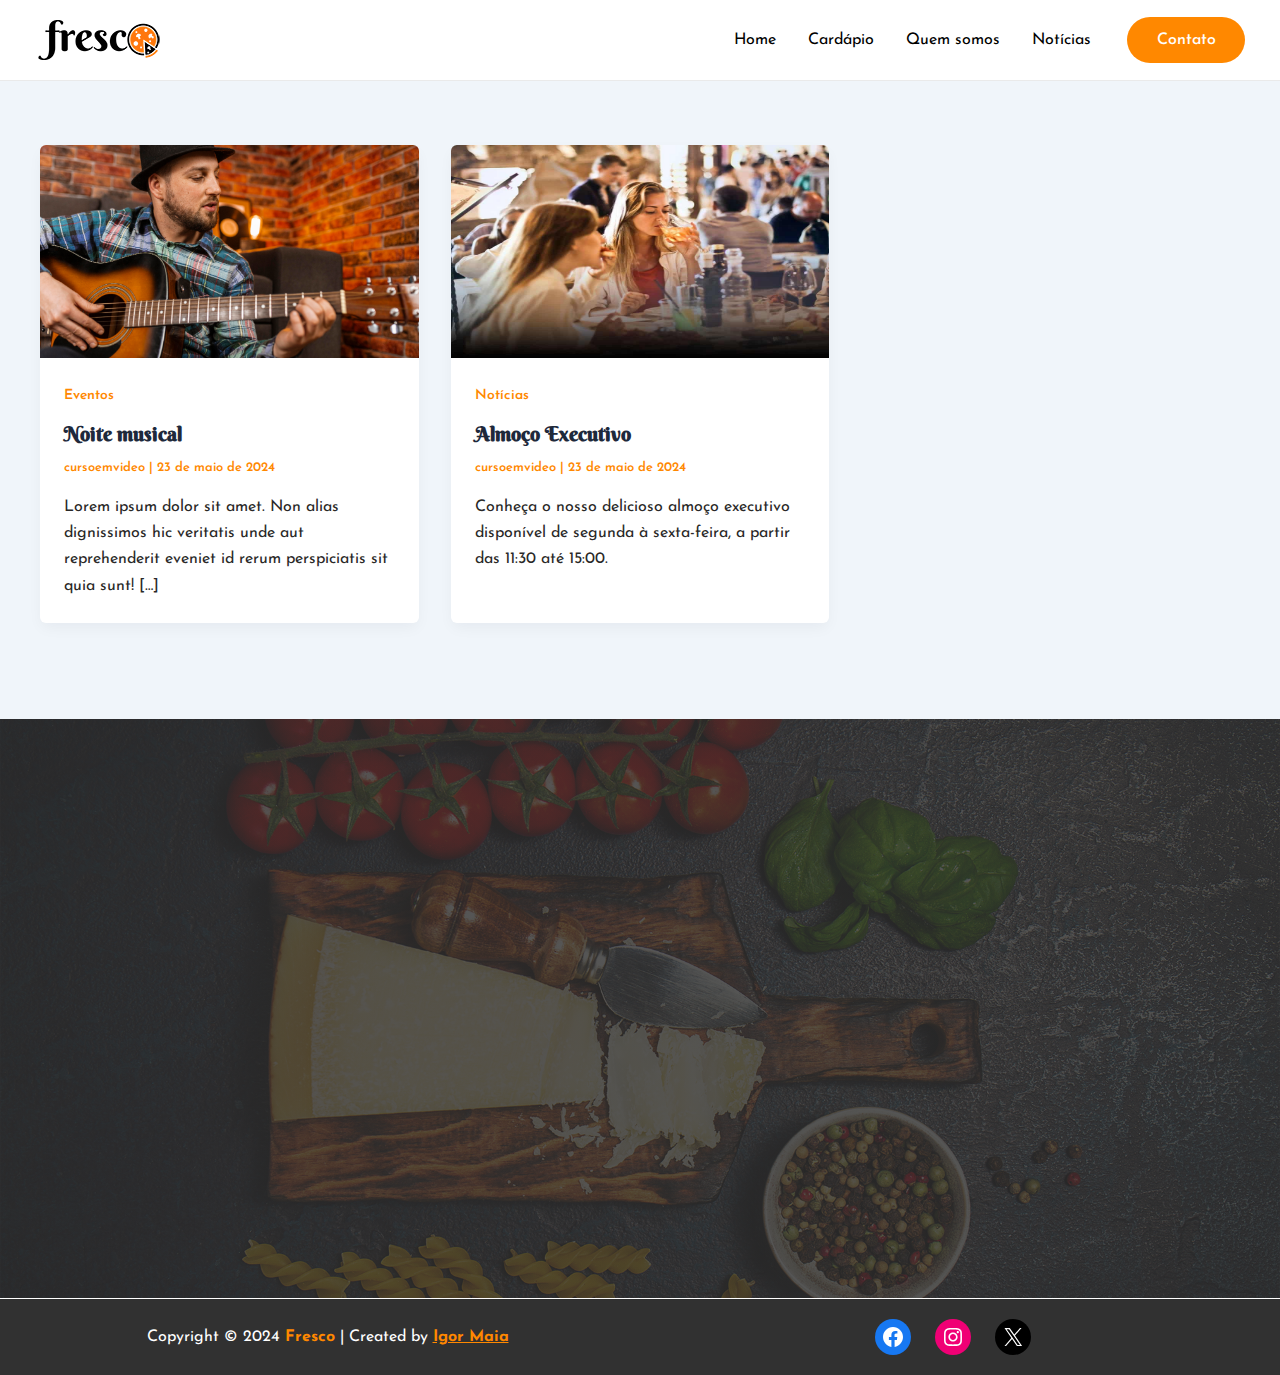
<file: author/cursoemvideo/index.html>
<!DOCTYPE html>
<html lang="pt-BR">
<head>
<meta charset="UTF-8">
<meta name="viewport" content="width=device-width, initial-scale=1">
	 <link rel="profile" href="https://gmpg.org/xfn/11"> 
	 <title>cursoemvideo &#8211; Fresco</title>
<meta name="robots" content="max-image-preview:large">
<link rel="dns-prefetch" href="//fonts.googleapis.com">
<link rel="alternate" type="application/rss+xml" title="Feed para Fresco &raquo;" href="./../../feed/index.html">
<link rel="alternate" type="application/rss+xml" title="Feed de comentários para Fresco &raquo;" href="./../../comments/feed/index.html">
<link rel="alternate" type="application/rss+xml" title="Fresco &raquo; Feed dos posts para cursoemvideo" href="./feed/index.html">
<script>
window._wpemojiSettings = {"baseUrl":"https:\/\/s.w.org\/images\/core\/emoji\/15.0.3\/72x72\/","ext":".png","svgUrl":"https:\/\/s.w.org\/images\/core\/emoji\/15.0.3\/svg\/","svgExt":".svg","source":{"concatemoji":".\/\/wp-includes\/js\/wp-emoji-release.min.js?ver=6.5.3"}};
/*! This file is auto-generated */
!function(i,n){var o,s,e;function c(e){try{var t={supportTests:e,timestamp:(new Date).valueOf()};sessionStorage.setItem(o,JSON.stringify(t))}catch(e){}}function p(e,t,n){e.clearRect(0,0,e.canvas.width,e.canvas.height),e.fillText(t,0,0);var t=new Uint32Array(e.getImageData(0,0,e.canvas.width,e.canvas.height).data),r=(e.clearRect(0,0,e.canvas.width,e.canvas.height),e.fillText(n,0,0),new Uint32Array(e.getImageData(0,0,e.canvas.width,e.canvas.height).data));return t.every(function(e,t){return e===r[t]})}function u(e,t,n){switch(t){case"flag":return n(e,"🏳️‍⚧️","🏳️​⚧️")?!1:!n(e,"🇺🇳","🇺​🇳")&&!n(e,"🏴󠁧󠁢󠁥󠁮󠁧󠁿","🏴​󠁧​󠁢​󠁥​󠁮​󠁧​󠁿");case"emoji":return!n(e,"🐦‍⬛","🐦​⬛")}return!1}function f(e,t,n){var r="undefined"!=typeof WorkerGlobalScope&&self instanceof WorkerGlobalScope?new OffscreenCanvas(300,150):i.createElement("canvas"),a=r.getContext("2d",{willReadFrequently:!0}),o=(a.textBaseline="top",a.font="600 32px Arial",{});return e.forEach(function(e){o[e]=t(a,e,n)}),o}function t(e){var t=i.createElement("script");t.src=e,t.defer=!0,i.head.appendChild(t)}"undefined"!=typeof Promise&&(o="wpEmojiSettingsSupports",s=["flag","emoji"],n.supports={everything:!0,everythingExceptFlag:!0},e=new Promise(function(e){i.addEventListener("DOMContentLoaded",e,{once:!0})}),new Promise(function(t){var n=function(){try{var e=JSON.parse(sessionStorage.getItem(o));if("object"==typeof e&&"number"==typeof e.timestamp&&(new Date).valueOf()<e.timestamp+604800&&"object"==typeof e.supportTests)return e.supportTests}catch(e){}return null}();if(!n){if("undefined"!=typeof Worker&&"undefined"!=typeof OffscreenCanvas&&"undefined"!=typeof URL&&URL.createObjectURL&&"undefined"!=typeof Blob)try{var e="postMessage("+f.toString()+"("+[JSON.stringify(s),u.toString(),p.toString()].join(",")+"));",r=new Blob([e],{type:"text/javascript"}),a=new Worker(URL.createObjectURL(r),{name:"wpTestEmojiSupports"});return void(a.onmessage=function(e){c(n=e.data),a.terminate(),t(n)})}catch(e){}c(n=f(s,u,p))}t(n)}).then(function(e){for(var t in e)n.supports[t]=e[t],n.supports.everything=n.supports.everything&&n.supports[t],"flag"!==t&&(n.supports.everythingExceptFlag=n.supports.everythingExceptFlag&&n.supports[t]);n.supports.everythingExceptFlag=n.supports.everythingExceptFlag&&!n.supports.flag,n.DOMReady=!1,n.readyCallback=function(){n.DOMReady=!0}}).then(function(){return e}).then(function(){var e;n.supports.everything||(n.readyCallback(),(e=n.source||{}).concatemoji?t(e.concatemoji):e.wpemoji&&e.twemoji&&(t(e.twemoji),t(e.wpemoji)))}))}((window,document),window._wpemojiSettings);
</script>
<link rel="stylesheet" id="astra-theme-css-css" href="./../../wp-content/themes/astra/assets/css/minified/main.min.css?ver=4.6.16" media="all">
<style id="astra-theme-css-inline-css">:root{--ast-post-nav-space:0;--ast-container-default-xlg-padding:2.5em;--ast-container-default-lg-padding:2.5em;--ast-container-default-slg-padding:2em;--ast-container-default-md-padding:2.5em;--ast-container-default-sm-padding:2.5em;--ast-container-default-xs-padding:2.4em;--ast-container-default-xxs-padding:1.8em;--ast-code-block-background:#ECEFF3;--ast-comment-inputs-background:#F9FAFB;--ast-normal-container-width:1200px;--ast-narrow-container-width:750px;--ast-blog-title-font-weight:600;--ast-blog-meta-weight:600;}html{font-size:100%;}a{color:#ff8800;}a:hover,a:focus{color:#292827;}body,button,input,select,textarea,.ast-button,.ast-custom-button{font-family:'Josefin Sans',sans-serif;font-weight:400;font-size:16px;font-size:1rem;line-height:var(--ast-body-line-height,1.65);}blockquote{color:#000000;}h1,.entry-content h1,h2,.entry-content h2,h3,.entry-content h3,h4,.entry-content h4,h5,.entry-content h5,h6,.entry-content h6,.site-title,.site-title a{font-family:'Berkshire Swash',handwriting;}.site-title{font-size:26px;font-size:1.625rem;display:none;}.site-header .site-description{font-size:15px;font-size:0.9375rem;display:none;}.entry-title{font-size:20px;font-size:1.25rem;}.ast-blog-single-element.ast-taxonomy-container a{font-size:14px;font-size:0.875rem;}.ast-blog-meta-container{font-size:13px;font-size:0.8125rem;}.archive .ast-article-post .ast-article-inner,.blog .ast-article-post .ast-article-inner,.archive .ast-article-post .ast-article-inner:hover,.blog .ast-article-post .ast-article-inner:hover{border-top-left-radius:6px;border-top-right-radius:6px;border-bottom-right-radius:6px;border-bottom-left-radius:6px;overflow:hidden;}h1,.entry-content h1{font-size:140px;font-size:8.75rem;font-family:'Berkshire Swash',handwriting;line-height:1.4em;}h2,.entry-content h2{font-size:50px;font-size:3.125rem;font-family:'Berkshire Swash',handwriting;line-height:1.3em;}h3,.entry-content h3{font-size:36px;font-size:2.25rem;font-family:'Berkshire Swash',handwriting;line-height:1.3em;}h4,.entry-content h4{font-size:28px;font-size:1.75rem;line-height:1.2em;font-family:'Berkshire Swash',handwriting;}h5,.entry-content h5{font-size:22px;font-size:1.375rem;line-height:1.2em;font-family:'Berkshire Swash',handwriting;}h6,.entry-content h6{font-size:18px;font-size:1.125rem;line-height:1.25em;font-family:'Berkshire Swash',handwriting;}::selection{background-color:#ff8800;color:#000000;}body,h1,.entry-title a,.entry-content h1,h2,.entry-content h2,h3,.entry-content h3,h4,.entry-content h4,h5,.entry-content h5,h6,.entry-content h6{color:#292827;}.tagcloud a:hover,.tagcloud a:focus,.tagcloud a.current-item{color:#000000;border-color:#ff8800;background-color:#ff8800;}input:focus,input[type="text"]:focus,input[type="email"]:focus,input[type="url"]:focus,input[type="password"]:focus,input[type="reset"]:focus,input[type="search"]:focus,textarea:focus{border-color:#ff8800;}input[type="radio"]:checked,input[type=reset],input[type="checkbox"]:checked,input[type="checkbox"]:hover:checked,input[type="checkbox"]:focus:checked,input[type=range]::-webkit-slider-thumb{border-color:#ff8800;background-color:#ff8800;box-shadow:none;}.site-footer a:hover + .post-count,.site-footer a:focus + .post-count{background:#ff8800;border-color:#ff8800;}.single .nav-links .nav-previous,.single .nav-links .nav-next{color:#ff8800;}.entry-meta,.entry-meta *{line-height:1.45;color:#ff8800;font-weight:600;}.entry-meta a:not(.ast-button):hover,.entry-meta a:not(.ast-button):hover *,.entry-meta a:not(.ast-button):focus,.entry-meta a:not(.ast-button):focus *,.page-links > .page-link,.page-links .page-link:hover,.post-navigation a:hover{color:#292827;}#cat option,.secondary .calendar_wrap thead a,.secondary .calendar_wrap thead a:visited{color:#ff8800;}.secondary .calendar_wrap #today,.ast-progress-val span{background:#ff8800;}.secondary a:hover + .post-count,.secondary a:focus + .post-count{background:#ff8800;border-color:#ff8800;}.calendar_wrap #today > a{color:#000000;}.page-links .page-link,.single .post-navigation a{color:#292827;}.ast-search-menu-icon .search-form button.search-submit{padding:0 4px;}.ast-search-menu-icon form.search-form{padding-right:0;}.ast-search-menu-icon.slide-search input.search-field{width:0;}.ast-header-search .ast-search-menu-icon.ast-dropdown-active .search-form,.ast-header-search .ast-search-menu-icon.ast-dropdown-active .search-field:focus{transition:all 0.2s;}.search-form input.search-field:focus{outline:none;}.ast-search-menu-icon .search-form button.search-submit:focus,.ast-theme-transparent-header .ast-header-search .ast-dropdown-active .ast-icon,.ast-theme-transparent-header .ast-inline-search .search-field:focus .ast-icon{color:var(--ast-global-color-1);}.ast-header-search .slide-search .search-form{border:2px solid var(--ast-global-color-0);}.ast-header-search .slide-search .search-field{background-color:#fff;}.ast-archive-title{color:var(--ast-global-color-2);}.widget-title,.widget .wp-block-heading{font-size:22px;font-size:1.375rem;color:var(--ast-global-color-2);}.ast-single-post .entry-content a,.ast-comment-content a:not(.ast-comment-edit-reply-wrap a){text-decoration:underline;}.ast-single-post .elementor-button-wrapper .elementor-button,.ast-single-post .entry-content .uagb-tab a,.ast-single-post .entry-content .uagb-ifb-cta a,.ast-single-post .entry-content .uabb-module-content a,.ast-single-post .entry-content .uagb-post-grid a,.ast-single-post .entry-content .uagb-timeline a,.ast-single-post .entry-content .uagb-toc__wrap a,.ast-single-post .entry-content .uagb-taxomony-box a,.ast-single-post .entry-content .woocommerce a,.entry-content .wp-block-latest-posts > li > a,.ast-single-post .entry-content .wp-block-file__button,li.ast-post-filter-single,.ast-single-post .ast-comment-content .comment-reply-link,.ast-single-post .ast-comment-content .comment-edit-link{text-decoration:none;}.ast-search-menu-icon.slide-search a:focus-visible:focus-visible,.astra-search-icon:focus-visible,#close:focus-visible,a:focus-visible,.ast-menu-toggle:focus-visible,.site .skip-link:focus-visible,.wp-block-loginout input:focus-visible,.wp-block-search.wp-block-search__button-inside .wp-block-search__inside-wrapper,.ast-header-navigation-arrow:focus-visible,.woocommerce .wc-proceed-to-checkout > .checkout-button:focus-visible,.woocommerce .woocommerce-MyAccount-navigation ul li a:focus-visible,.ast-orders-table__row .ast-orders-table__cell:focus-visible,.woocommerce .woocommerce-order-details .order-again > .button:focus-visible,.woocommerce .woocommerce-message a.button.wc-forward:focus-visible,.woocommerce #minus_qty:focus-visible,.woocommerce #plus_qty:focus-visible,a#ast-apply-coupon:focus-visible,.woocommerce .woocommerce-info a:focus-visible,.woocommerce .astra-shop-summary-wrap a:focus-visible,.woocommerce a.wc-forward:focus-visible,#ast-apply-coupon:focus-visible,.woocommerce-js .woocommerce-mini-cart-item a.remove:focus-visible,#close:focus-visible,.button.search-submit:focus-visible,#search_submit:focus,.normal-search:focus-visible,.ast-header-account-wrap:focus-visible{outline-style:dotted;outline-color:inherit;outline-width:thin;}input:focus,input[type="text"]:focus,input[type="email"]:focus,input[type="url"]:focus,input[type="password"]:focus,input[type="reset"]:focus,input[type="search"]:focus,input[type="number"]:focus,textarea:focus,.wp-block-search__input:focus,[data-section="section-header-mobile-trigger"] .ast-button-wrap .ast-mobile-menu-trigger-minimal:focus,.ast-mobile-popup-drawer.active .menu-toggle-close:focus,.woocommerce-ordering select.orderby:focus,#ast-scroll-top:focus,#coupon_code:focus,.woocommerce-page #comment:focus,.woocommerce #reviews #respond input#submit:focus,.woocommerce a.add_to_cart_button:focus,.woocommerce .button.single_add_to_cart_button:focus,.woocommerce .woocommerce-cart-form button:focus,.woocommerce .woocommerce-cart-form__cart-item .quantity .qty:focus,.woocommerce .woocommerce-billing-fields .woocommerce-billing-fields__field-wrapper .woocommerce-input-wrapper > .input-text:focus,.woocommerce #order_comments:focus,.woocommerce #place_order:focus,.woocommerce .woocommerce-address-fields .woocommerce-address-fields__field-wrapper .woocommerce-input-wrapper > .input-text:focus,.woocommerce .woocommerce-MyAccount-content form button:focus,.woocommerce .woocommerce-MyAccount-content .woocommerce-EditAccountForm .woocommerce-form-row .woocommerce-Input.input-text:focus,.woocommerce .ast-woocommerce-container .woocommerce-pagination ul.page-numbers li a:focus,body #content .woocommerce form .form-row .select2-container--default .select2-selection--single:focus,#ast-coupon-code:focus,.woocommerce.woocommerce-js .quantity input[type=number]:focus,.woocommerce-js .woocommerce-mini-cart-item .quantity input[type=number]:focus,.woocommerce p#ast-coupon-trigger:focus{border-style:dotted;border-color:inherit;border-width:thin;}input{outline:none;}.ast-logo-title-inline .site-logo-img{padding-right:1em;}.site-logo-img img{ transition:all 0.2s linear;}body .ast-oembed-container *{position:absolute;top:0;width:100%;height:100%;left:0;}body .wp-block-embed-pocket-casts .ast-oembed-container *{position:unset;}.ast-single-post-featured-section + article {margin-top: 2em;}.site-content .ast-single-post-featured-section img {width: 100%;overflow: hidden;object-fit: cover;}.ast-separate-container .site-content .ast-single-post-featured-section + article {margin-top: -80px;z-index: 9;position: relative;border-radius: 4px;}@media (min-width: 922px) {.ast-no-sidebar .site-content .ast-article-image-container--wide {margin-left: -120px;margin-right: -120px;max-width: unset;width: unset;}.ast-left-sidebar .site-content .ast-article-image-container--wide,.ast-right-sidebar .site-content .ast-article-image-container--wide {margin-left: -10px;margin-right: -10px;}.site-content .ast-article-image-container--full {margin-left: calc( -50vw + 50%);margin-right: calc( -50vw + 50%);max-width: 100vw;width: 100vw;}.ast-left-sidebar .site-content .ast-article-image-container--full,.ast-right-sidebar .site-content .ast-article-image-container--full {margin-left: -10px;margin-right: -10px;max-width: inherit;width: auto;}}.site > .ast-single-related-posts-container {margin-top: 0;}@media (min-width: 922px) {.ast-desktop .ast-container--narrow {max-width: var(--ast-narrow-container-width);margin: 0 auto;}}input[type="text"],input[type="number"],input[type="email"],input[type="url"],input[type="password"],input[type="search"],input[type=reset],input[type=tel],input[type=date],select,textarea{font-size:16px;font-style:normal;font-weight:400;line-height:24px;width:100%;padding:12px 16px;border-radius:4px;box-shadow:0px 1px 2px 0px rgba(0,0,0,0.05);color:var(--ast-form-input-text,#475569);}input[type="text"],input[type="number"],input[type="email"],input[type="url"],input[type="password"],input[type="search"],input[type=reset],input[type=tel],input[type=date],select{height:40px;}input[type="date"]{border-width:1px;border-style:solid;border-color:var(--ast-border-color);}input[type="text"]:focus,input[type="number"]:focus,input[type="email"]:focus,input[type="url"]:focus,input[type="password"]:focus,input[type="search"]:focus,input[type=reset]:focus,input[type="tel"]:focus,input[type="date"]:focus,select:focus,textarea:focus{border-color:#046BD2;box-shadow:none;outline:none;color:var(--ast-form-input-focus-text,#475569);}label,legend{color:#111827;font-size:14px;font-style:normal;font-weight:500;line-height:20px;}select{padding:6px 10px;}fieldset{padding:30px;border-radius:4px;}button,.ast-button,.button,input[type="button"],input[type="reset"],input[type="submit"]{border-radius:4px;box-shadow:0px 1px 2px 0px rgba(0,0,0,0.05);}:root{--ast-comment-inputs-background:#FFF;}::placeholder{color:var(--ast-form-field-color,#9CA3AF);}::-ms-input-placeholder{color:var(--ast-form-field-color,#9CA3AF);}@media (max-width:921.9px){#ast-desktop-header{display:none;}}@media (min-width:922px){#ast-mobile-header{display:none;}}.wp-block-buttons.aligncenter{justify-content:center;}.wp-block-button.is-style-outline .wp-block-button__link{border-color:#ff8800;}div.wp-block-button.is-style-outline > .wp-block-button__link:not(.has-text-color),div.wp-block-button.wp-block-button__link.is-style-outline:not(.has-text-color){color:#ff8800;}.wp-block-button.is-style-outline .wp-block-button__link:hover,.wp-block-buttons .wp-block-button.is-style-outline .wp-block-button__link:focus,.wp-block-buttons .wp-block-button.is-style-outline > .wp-block-button__link:not(.has-text-color):hover,.wp-block-buttons .wp-block-button.wp-block-button__link.is-style-outline:not(.has-text-color):hover{color:#ffffff;background-color:#292827;border-color:#292827;}.post-page-numbers.current .page-link,.ast-pagination .page-numbers.current{color:#000000;border-color:#ff8800;background-color:#ff8800;}.wp-block-buttons .wp-block-button.is-style-outline .wp-block-button__link.wp-element-button,.ast-outline-button,.wp-block-uagb-buttons-child .uagb-buttons-repeater.ast-outline-button{border-color:#ff8800;font-family:inherit;font-weight:500;font-size:16px;font-size:1rem;line-height:1em;padding-top:13px;padding-right:30px;padding-bottom:13px;padding-left:30px;}.wp-block-buttons .wp-block-button.is-style-outline > .wp-block-button__link:not(.has-text-color),.wp-block-buttons .wp-block-button.wp-block-button__link.is-style-outline:not(.has-text-color),.ast-outline-button{color:#ff8800;}.wp-block-button.is-style-outline .wp-block-button__link:hover,.wp-block-buttons .wp-block-button.is-style-outline .wp-block-button__link:focus,.wp-block-buttons .wp-block-button.is-style-outline > .wp-block-button__link:not(.has-text-color):hover,.wp-block-buttons .wp-block-button.wp-block-button__link.is-style-outline:not(.has-text-color):hover,.ast-outline-button:hover,.ast-outline-button:focus,.wp-block-uagb-buttons-child .uagb-buttons-repeater.ast-outline-button:hover,.wp-block-uagb-buttons-child .uagb-buttons-repeater.ast-outline-button:focus{color:#ffffff;background-color:#292827;border-color:#292827;}.ast-single-post .entry-content a.ast-outline-button,.ast-single-post .entry-content .is-style-outline>.wp-block-button__link{text-decoration:none;}.uagb-buttons-repeater.ast-outline-button{border-radius:9999px;}@media (max-width:921px){.wp-block-buttons .wp-block-button.is-style-outline .wp-block-button__link.wp-element-button,.ast-outline-button,.wp-block-uagb-buttons-child .uagb-buttons-repeater.ast-outline-button{padding-top:12px;padding-right:28px;padding-bottom:12px;padding-left:28px;}}@media (max-width:544px){.wp-block-buttons .wp-block-button.is-style-outline .wp-block-button__link.wp-element-button,.ast-outline-button,.wp-block-uagb-buttons-child .uagb-buttons-repeater.ast-outline-button{padding-top:10px;padding-right:24px;padding-bottom:10px;padding-left:24px;}}.entry-content[ast-blocks-layout] > figure{margin-bottom:1em;}h1.widget-title{font-weight:inherit;}h2.widget-title{font-weight:inherit;}h3.widget-title{font-weight:inherit;}#page{display:flex;flex-direction:column;min-height:100vh;}.ast-404-layout-1 h1.page-title{color:var(--ast-global-color-2);}.single .post-navigation a{line-height:1em;height:inherit;}.error-404 .page-sub-title{font-size:1.5rem;font-weight:inherit;}.search .site-content .content-area .search-form{margin-bottom:0;}#page .site-content{flex-grow:1;}.widget{margin-bottom:1.25em;}#secondary li{line-height:1.5em;}#secondary .wp-block-group h2{margin-bottom:0.7em;}#secondary h2{font-size:1.7rem;}.ast-separate-container .ast-article-post,.ast-separate-container .ast-article-single,.ast-separate-container .comment-respond{padding:3em;}.ast-separate-container .ast-article-single .ast-article-single{padding:0;}.ast-article-single .wp-block-post-template-is-layout-grid{padding-left:0;}.ast-separate-container .comments-title,.ast-narrow-container .comments-title{padding:1.5em 2em;}.ast-page-builder-template .comment-form-textarea,.ast-comment-formwrap .ast-grid-common-col{padding:0;}.ast-comment-formwrap{padding:0;display:inline-flex;column-gap:20px;width:100%;margin-left:0;margin-right:0;}.comments-area textarea#comment:focus,.comments-area textarea#comment:active,.comments-area .ast-comment-formwrap input[type="text"]:focus,.comments-area .ast-comment-formwrap input[type="text"]:active {box-shadow:none;outline:none;}.archive.ast-page-builder-template .entry-header{margin-top:2em;}.ast-page-builder-template .ast-comment-formwrap{width:100%;}.entry-title{margin-bottom:0.6em;}.ast-archive-description p{font-size:inherit;font-weight:inherit;line-height:inherit;}.ast-separate-container .ast-comment-list li.depth-1,.hentry{margin-bottom:1.5em;}.site-content section.ast-archive-description{margin-bottom:2em;}@media (min-width:921px){.ast-left-sidebar.ast-page-builder-template #secondary,.archive.ast-right-sidebar.ast-page-builder-template .site-main{padding-left:20px;padding-right:20px;}}@media (max-width:544px){.ast-comment-formwrap.ast-row{column-gap:10px;display:inline-block;}#ast-commentform .ast-grid-common-col{position:relative;width:100%;}}@media (min-width:1201px){.ast-separate-container .ast-article-post,.ast-separate-container .ast-article-single,.ast-separate-container .ast-author-box,.ast-separate-container .ast-404-layout-1,.ast-separate-container .no-results{padding:3em;}}.ast-author-box img.avatar{margin:0;}@media (min-width:921px){.ast-author-box img.avatar{width:100px;height:100px;}.ast-author-box{column-gap:50px;}}@media (max-width:921px){.ast-author-avatar{margin-top:20px;}}@media (min-width:922px){.ast-author-box{align-items:center;}}@media (max-width:921px){.ast-separate-container #primary,.ast-separate-container #secondary{padding:1.5em 0;}#primary,#secondary{padding:1.5em 0;margin:0;}.ast-left-sidebar #content > .ast-container{display:flex;flex-direction:column-reverse;width:100%;}}@media (min-width:922px){.ast-separate-container.ast-right-sidebar #primary,.ast-separate-container.ast-left-sidebar #primary{border:0;}.search-no-results.ast-separate-container #primary{margin-bottom:4em;}.ast-author-box{-js-display:flex;display:flex;}.ast-author-bio{flex:1;}}.wp-block-button .wp-block-button__link{color:#000000;}.wp-block-button .wp-block-button__link:hover,.wp-block-button .wp-block-button__link:focus{color:#ffffff;background-color:#292827;border-color:#292827;}.wp-block-button .wp-block-button__link,.wp-block-search .wp-block-search__button,body .wp-block-file .wp-block-file__button{border-color:#ff8800;background-color:#ff8800;color:#000000;font-family:inherit;font-weight:500;line-height:1em;font-size:16px;font-size:1rem;padding-top:15px;padding-right:30px;padding-bottom:15px;padding-left:30px;}.ast-single-post .entry-content .wp-block-button .wp-block-button__link,.ast-single-post .entry-content .wp-block-search .wp-block-search__button,body .entry-content .wp-block-file .wp-block-file__button{text-decoration:none;}@media (max-width:921px){.wp-block-button .wp-block-button__link,.wp-block-search .wp-block-search__button,body .wp-block-file .wp-block-file__button{padding-top:14px;padding-right:28px;padding-bottom:14px;padding-left:28px;}}@media (max-width:544px){.wp-block-button .wp-block-button__link,.wp-block-search .wp-block-search__button,body .wp-block-file .wp-block-file__button{padding-top:12px;padding-right:24px;padding-bottom:12px;padding-left:24px;}}.menu-toggle,button,.ast-button,.ast-custom-button,.button,input#submit,input[type="button"],input[type="submit"],input[type="reset"],#comments .submit,.search .search-submit,form[CLASS*="wp-block-search__"].wp-block-search .wp-block-search__inside-wrapper .wp-block-search__button,body .wp-block-file .wp-block-file__button,.search .search-submit,.woocommerce-js a.button,.woocommerce button.button,.woocommerce .woocommerce-message a.button,.woocommerce #respond input#submit.alt,.woocommerce input.button.alt,.woocommerce input.button,.woocommerce input.button:disabled,.woocommerce input.button:disabled[disabled],.woocommerce input.button:disabled:hover,.woocommerce input.button:disabled[disabled]:hover,.woocommerce #respond input#submit,.woocommerce button.button.alt.disabled,.wc-block-grid__products .wc-block-grid__product .wp-block-button__link,.wc-block-grid__product-onsale,[CLASS*="wc-block"] button,.woocommerce-js .astra-cart-drawer .astra-cart-drawer-content .woocommerce-mini-cart__buttons .button:not(.checkout):not(.ast-continue-shopping),.woocommerce-js .astra-cart-drawer .astra-cart-drawer-content .woocommerce-mini-cart__buttons a.checkout,.woocommerce button.button.alt.disabled.wc-variation-selection-needed,[CLASS*="wc-block"] .wc-block-components-button{border-style:solid;border-top-width:0;border-right-width:0;border-left-width:0;border-bottom-width:0;color:#000000;border-color:#ff8800;background-color:#ff8800;padding-top:15px;padding-right:30px;padding-bottom:15px;padding-left:30px;font-family:inherit;font-weight:500;font-size:16px;font-size:1rem;line-height:1em;}button:focus,.menu-toggle:hover,button:hover,.ast-button:hover,.ast-custom-button:hover .button:hover,.ast-custom-button:hover ,input[type=reset]:hover,input[type=reset]:focus,input#submit:hover,input#submit:focus,input[type="button"]:hover,input[type="button"]:focus,input[type="submit"]:hover,input[type="submit"]:focus,form[CLASS*="wp-block-search__"].wp-block-search .wp-block-search__inside-wrapper .wp-block-search__button:hover,form[CLASS*="wp-block-search__"].wp-block-search .wp-block-search__inside-wrapper .wp-block-search__button:focus,body .wp-block-file .wp-block-file__button:hover,body .wp-block-file .wp-block-file__button:focus,.woocommerce-js a.button:hover,.woocommerce button.button:hover,.woocommerce .woocommerce-message a.button:hover,.woocommerce #respond input#submit:hover,.woocommerce #respond input#submit.alt:hover,.woocommerce input.button.alt:hover,.woocommerce input.button:hover,.woocommerce button.button.alt.disabled:hover,.wc-block-grid__products .wc-block-grid__product .wp-block-button__link:hover,[CLASS*="wc-block"] button:hover,.woocommerce-js .astra-cart-drawer .astra-cart-drawer-content .woocommerce-mini-cart__buttons .button:not(.checkout):not(.ast-continue-shopping):hover,.woocommerce-js .astra-cart-drawer .astra-cart-drawer-content .woocommerce-mini-cart__buttons a.checkout:hover,.woocommerce button.button.alt.disabled.wc-variation-selection-needed:hover,[CLASS*="wc-block"] .wc-block-components-button:hover,[CLASS*="wc-block"] .wc-block-components-button:focus{color:#ffffff;background-color:#292827;border-color:#292827;}form[CLASS*="wp-block-search__"].wp-block-search .wp-block-search__inside-wrapper .wp-block-search__button.has-icon{padding-top:calc(15px - 3px);padding-right:calc(30px - 3px);padding-bottom:calc(15px - 3px);padding-left:calc(30px - 3px);}@media (max-width:921px){.menu-toggle,button,.ast-button,.ast-custom-button,.button,input#submit,input[type="button"],input[type="submit"],input[type="reset"],#comments .submit,.search .search-submit,form[CLASS*="wp-block-search__"].wp-block-search .wp-block-search__inside-wrapper .wp-block-search__button,body .wp-block-file .wp-block-file__button,.search .search-submit,.woocommerce-js a.button,.woocommerce button.button,.woocommerce .woocommerce-message a.button,.woocommerce #respond input#submit.alt,.woocommerce input.button.alt,.woocommerce input.button,.woocommerce input.button:disabled,.woocommerce input.button:disabled[disabled],.woocommerce input.button:disabled:hover,.woocommerce input.button:disabled[disabled]:hover,.woocommerce #respond input#submit,.woocommerce button.button.alt.disabled,.wc-block-grid__products .wc-block-grid__product .wp-block-button__link,.wc-block-grid__product-onsale,[CLASS*="wc-block"] button,.woocommerce-js .astra-cart-drawer .astra-cart-drawer-content .woocommerce-mini-cart__buttons .button:not(.checkout):not(.ast-continue-shopping),.woocommerce-js .astra-cart-drawer .astra-cart-drawer-content .woocommerce-mini-cart__buttons a.checkout,.woocommerce button.button.alt.disabled.wc-variation-selection-needed,[CLASS*="wc-block"] .wc-block-components-button{padding-top:14px;padding-right:28px;padding-bottom:14px;padding-left:28px;}}@media (max-width:544px){.menu-toggle,button,.ast-button,.ast-custom-button,.button,input#submit,input[type="button"],input[type="submit"],input[type="reset"],#comments .submit,.search .search-submit,form[CLASS*="wp-block-search__"].wp-block-search .wp-block-search__inside-wrapper .wp-block-search__button,body .wp-block-file .wp-block-file__button,.search .search-submit,.woocommerce-js a.button,.woocommerce button.button,.woocommerce .woocommerce-message a.button,.woocommerce #respond input#submit.alt,.woocommerce input.button.alt,.woocommerce input.button,.woocommerce input.button:disabled,.woocommerce input.button:disabled[disabled],.woocommerce input.button:disabled:hover,.woocommerce input.button:disabled[disabled]:hover,.woocommerce #respond input#submit,.woocommerce button.button.alt.disabled,.wc-block-grid__products .wc-block-grid__product .wp-block-button__link,.wc-block-grid__product-onsale,[CLASS*="wc-block"] button,.woocommerce-js .astra-cart-drawer .astra-cart-drawer-content .woocommerce-mini-cart__buttons .button:not(.checkout):not(.ast-continue-shopping),.woocommerce-js .astra-cart-drawer .astra-cart-drawer-content .woocommerce-mini-cart__buttons a.checkout,.woocommerce button.button.alt.disabled.wc-variation-selection-needed,[CLASS*="wc-block"] .wc-block-components-button{padding-top:12px;padding-right:24px;padding-bottom:12px;padding-left:24px;}}@media (max-width:921px){.ast-mobile-header-stack .main-header-bar .ast-search-menu-icon{display:inline-block;}.ast-header-break-point.ast-header-custom-item-outside .ast-mobile-header-stack .main-header-bar .ast-search-icon{margin:0;}.ast-comment-avatar-wrap img{max-width:2.5em;}.ast-comment-meta{padding:0 1.8888em 1.3333em;}}@media (min-width:544px){.ast-container{max-width:100%;}}@media (max-width:544px){.ast-separate-container .ast-article-post,.ast-separate-container .ast-article-single,.ast-separate-container .comments-title,.ast-separate-container .ast-archive-description{padding:1.5em 1em;}.ast-separate-container #content .ast-container{padding-left:0.54em;padding-right:0.54em;}.ast-separate-container .ast-comment-list .bypostauthor{padding:.5em;}.ast-search-menu-icon.ast-dropdown-active .search-field{width:170px;}}.ast-separate-container{background-color:var(--ast-global-color-4);;}@media (max-width:921px){.site-title{display:none;}.site-header .site-description{display:none;}h1,.entry-content h1{font-size:30px;}h2,.entry-content h2{font-size:25px;}h3,.entry-content h3{font-size:20px;}}@media (max-width:544px){.site-title{display:none;}.site-header .site-description{display:none;}h1,.entry-content h1{font-size:30px;}h2,.entry-content h2{font-size:25px;}h3,.entry-content h3{font-size:20px;}}@media (max-width:921px){html{font-size:91.2%;}}@media (max-width:544px){html{font-size:91.2%;}}@media (min-width:922px){.ast-container{max-width:1240px;}}@media (min-width:922px){.site-content .ast-container{display:flex;}}@media (max-width:921px){.site-content .ast-container{flex-direction:column;}}.ast-blog-layout-4-grid .ast-article-post{width:33.33%;margin-bottom:2em;border-bottom:0;background-color:transparent;}.ast-blog-layout-4-grid .ast-article-inner .wp-post-image{width:100%;}.ast-article-inner{padding:1.5em;}.ast-blog-layout-4-grid .ast-row{display:flex;flex-wrap:wrap;flex-flow:row wrap;align-items:stretch;}.ast-separate-container .ast-blog-layout-4-grid .ast-article-post{padding:0 1em 0;}.ast-separate-container.ast-desktop .ast-blog-layout-4-grid .ast-row{margin-left:-1em;margin-right:-1em;}.ast-blog-layout-4-grid .ast-article-inner{box-shadow:0px 6px 15px -2px rgba(16,24,40,0.05);}.ast-separate-container .ast-blog-layout-4-grid .ast-article-inner,.ast-plain-container .ast-blog-layout-4-grid .ast-article-inner{height:100%;}.ast-row .blog-layout-4 .post-content,.blog-layout-4 .post-thumb{padding-left:0;padding-right:0;}.ast-article-post.remove-featured-img-padding .blog-layout-4 .post-content .ast-blog-featured-section:first-child .post-thumb-img-content{margin-top:-1.5em;}.ast-article-post.remove-featured-img-padding .blog-layout-4 .post-content .ast-blog-featured-section .post-thumb-img-content{margin-left:-1.5em;margin-right:-1.5em;}@media (max-width:921px){.ast-blog-layout-4-grid .ast-article-post{width:100%;}}.ast-blog-layout-6-grid .ast-blog-featured-section:before {content: "";}.ast-article-post .post-thumb-img-content img{aspect-ratio:16/9;width:100%;}.ast-article-post .post-thumb-img-content{overflow:hidden;}.ast-article-post .post-thumb-img-content img{transform:scale(1);transition:transform .5s ease;}.ast-article-post:hover .post-thumb-img-content img{transform:scale(1.1);}.cat-links.badge a,.tags-links.badge a {padding: 4px 8px;border-radius: 3px;font-weight: 400;}.cat-links.underline a,.tags-links.underline a{text-decoration: underline;}@media (min-width:922px){.main-header-menu .sub-menu .menu-item.ast-left-align-sub-menu:hover > .sub-menu,.main-header-menu .sub-menu .menu-item.ast-left-align-sub-menu.focus > .sub-menu{margin-left:-0px;}}.entry-content li > p{margin-bottom:0;}.site .comments-area{padding-bottom:2em;margin-top:2em;}.wp-block-file {display: flex;align-items: center;flex-wrap: wrap;justify-content: space-between;}.wp-block-pullquote {border: none;}.wp-block-pullquote blockquote::before {content: "\201D";font-family: "Helvetica",sans-serif;display: flex;transform: rotate( 180deg );font-size: 6rem;font-style: normal;line-height: 1;font-weight: bold;align-items: center;justify-content: center;}.has-text-align-right > blockquote::before {justify-content: flex-start;}.has-text-align-left > blockquote::before {justify-content: flex-end;}figure.wp-block-pullquote.is-style-solid-color blockquote {max-width: 100%;text-align: inherit;}html body {--wp--custom--ast-default-block-top-padding: 3em;--wp--custom--ast-default-block-right-padding: 3em;--wp--custom--ast-default-block-bottom-padding: 3em;--wp--custom--ast-default-block-left-padding: 3em;--wp--custom--ast-container-width: 1200px;--wp--custom--ast-content-width-size: 1200px;--wp--custom--ast-wide-width-size: calc(1200px + var(--wp--custom--ast-default-block-left-padding) + var(--wp--custom--ast-default-block-right-padding));}.ast-narrow-container {--wp--custom--ast-content-width-size: 750px;--wp--custom--ast-wide-width-size: 750px;}@media(max-width: 921px) {html body {--wp--custom--ast-default-block-top-padding: 3em;--wp--custom--ast-default-block-right-padding: 2em;--wp--custom--ast-default-block-bottom-padding: 3em;--wp--custom--ast-default-block-left-padding: 2em;}}@media(max-width: 544px) {html body {--wp--custom--ast-default-block-top-padding: 3em;--wp--custom--ast-default-block-right-padding: 1.5em;--wp--custom--ast-default-block-bottom-padding: 3em;--wp--custom--ast-default-block-left-padding: 1.5em;}}.entry-content > .wp-block-group,.entry-content > .wp-block-cover,.entry-content > .wp-block-columns {padding-top: var(--wp--custom--ast-default-block-top-padding);padding-right: var(--wp--custom--ast-default-block-right-padding);padding-bottom: var(--wp--custom--ast-default-block-bottom-padding);padding-left: var(--wp--custom--ast-default-block-left-padding);}.ast-plain-container.ast-no-sidebar .entry-content > .alignfull,.ast-page-builder-template .ast-no-sidebar .entry-content > .alignfull {margin-left: calc( -50vw + 50%);margin-right: calc( -50vw + 50%);max-width: 100vw;width: 100vw;}.ast-plain-container.ast-no-sidebar .entry-content .alignfull .alignfull,.ast-page-builder-template.ast-no-sidebar .entry-content .alignfull .alignfull,.ast-plain-container.ast-no-sidebar .entry-content .alignfull .alignwide,.ast-page-builder-template.ast-no-sidebar .entry-content .alignfull .alignwide,.ast-plain-container.ast-no-sidebar .entry-content .alignwide .alignfull,.ast-page-builder-template.ast-no-sidebar .entry-content .alignwide .alignfull,.ast-plain-container.ast-no-sidebar .entry-content .alignwide .alignwide,.ast-page-builder-template.ast-no-sidebar .entry-content .alignwide .alignwide,.ast-plain-container.ast-no-sidebar .entry-content .wp-block-column .alignfull,.ast-page-builder-template.ast-no-sidebar .entry-content .wp-block-column .alignfull,.ast-plain-container.ast-no-sidebar .entry-content .wp-block-column .alignwide,.ast-page-builder-template.ast-no-sidebar .entry-content .wp-block-column .alignwide {margin-left: auto;margin-right: auto;width: 100%;}[ast-blocks-layout] .wp-block-separator:not(.is-style-dots) {height: 0;}[ast-blocks-layout] .wp-block-separator {margin: 20px auto;}[ast-blocks-layout] .wp-block-separator:not(.is-style-wide):not(.is-style-dots) {max-width: 100px;}[ast-blocks-layout] .wp-block-separator.has-background {padding: 0;}.entry-content[ast-blocks-layout] > * {max-width: var(--wp--custom--ast-content-width-size);margin-left: auto;margin-right: auto;}.entry-content[ast-blocks-layout] > .alignwide {max-width: var(--wp--custom--ast-wide-width-size);}.entry-content[ast-blocks-layout] .alignfull {max-width: none;}.entry-content .wp-block-columns {margin-bottom: 0;}blockquote {margin: 1.5em;border-color: rgba(0,0,0,0.05);}.wp-block-quote:not(.has-text-align-right):not(.has-text-align-center) {border-left: 5px solid rgba(0,0,0,0.05);}.has-text-align-right > blockquote,blockquote.has-text-align-right {border-right: 5px solid rgba(0,0,0,0.05);}.has-text-align-left > blockquote,blockquote.has-text-align-left {border-left: 5px solid rgba(0,0,0,0.05);}.wp-block-site-tagline,.wp-block-latest-posts .read-more {margin-top: 15px;}.wp-block-loginout p label {display: block;}.wp-block-loginout p:not(.login-remember):not(.login-submit) input {width: 100%;}.wp-block-loginout input:focus {border-color: transparent;}.wp-block-loginout input:focus {outline: thin dotted;}.entry-content .wp-block-media-text .wp-block-media-text__content {padding: 0 0 0 8%;}.entry-content .wp-block-media-text.has-media-on-the-right .wp-block-media-text__content {padding: 0 8% 0 0;}.entry-content .wp-block-media-text.has-background .wp-block-media-text__content {padding: 8%;}.entry-content .wp-block-cover:not([class*="background-color"]) .wp-block-cover__inner-container,.entry-content .wp-block-cover:not([class*="background-color"]) .wp-block-cover-image-text,.entry-content .wp-block-cover:not([class*="background-color"]) .wp-block-cover-text,.entry-content .wp-block-cover-image:not([class*="background-color"]) .wp-block-cover__inner-container,.entry-content .wp-block-cover-image:not([class*="background-color"]) .wp-block-cover-image-text,.entry-content .wp-block-cover-image:not([class*="background-color"]) .wp-block-cover-text {color: var(--ast-global-color-5);}.wp-block-loginout .login-remember input {width: 1.1rem;height: 1.1rem;margin: 0 5px 4px 0;vertical-align: middle;}.wp-block-latest-posts > li > *:first-child,.wp-block-latest-posts:not(.is-grid) > li:first-child {margin-top: 0;}.wp-block-search__inside-wrapper .wp-block-search__input {padding: 0 10px;color: var(--ast-global-color-3);background: var(--ast-global-color-5);border-color: var(--ast-border-color);}.wp-block-latest-posts .read-more {margin-bottom: 1.5em;}.wp-block-search__no-button .wp-block-search__inside-wrapper .wp-block-search__input {padding-top: 5px;padding-bottom: 5px;}.wp-block-latest-posts .wp-block-latest-posts__post-date,.wp-block-latest-posts .wp-block-latest-posts__post-author {font-size: 1rem;}.wp-block-latest-posts > li > *,.wp-block-latest-posts:not(.is-grid) > li {margin-top: 12px;margin-bottom: 12px;}.ast-page-builder-template .entry-content[ast-blocks-layout] > *,.ast-page-builder-template .entry-content[ast-blocks-layout] > .alignfull > * {max-width: none;}.ast-page-builder-template .entry-content[ast-blocks-layout] > .alignwide > * {max-width: var(--wp--custom--ast-wide-width-size);}.ast-page-builder-template .entry-content[ast-blocks-layout] > .inherit-container-width > *,.ast-page-builder-template .entry-content[ast-blocks-layout] > * > *,.entry-content[ast-blocks-layout] > .wp-block-cover .wp-block-cover__inner-container {max-width: var(--wp--custom--ast-content-width-size);margin-left: auto;margin-right: auto;}.entry-content[ast-blocks-layout] .wp-block-cover:not(.alignleft):not(.alignright) {width: auto;}@media(max-width: 1200px) {.ast-separate-container .entry-content > .alignfull,.ast-separate-container .entry-content[ast-blocks-layout] > .alignwide,.ast-plain-container .entry-content[ast-blocks-layout] > .alignwide,.ast-plain-container .entry-content .alignfull {margin-left: calc(-1 * min(var(--ast-container-default-xlg-padding),20px)) ;margin-right: calc(-1 * min(var(--ast-container-default-xlg-padding),20px));}}@media(min-width: 1201px) {.ast-separate-container .entry-content > .alignfull {margin-left: calc(-1 * var(--ast-container-default-xlg-padding) );margin-right: calc(-1 * var(--ast-container-default-xlg-padding) );}.ast-separate-container .entry-content[ast-blocks-layout] > .alignwide,.ast-plain-container .entry-content[ast-blocks-layout] > .alignwide {margin-left: calc(-1 * var(--wp--custom--ast-default-block-left-padding) );margin-right: calc(-1 * var(--wp--custom--ast-default-block-right-padding) );}}@media(min-width: 921px) {.ast-separate-container .entry-content .wp-block-group.alignwide:not(.inherit-container-width) > :where(:not(.alignleft):not(.alignright)),.ast-plain-container .entry-content .wp-block-group.alignwide:not(.inherit-container-width) > :where(:not(.alignleft):not(.alignright)) {max-width: calc( var(--wp--custom--ast-content-width-size) + 80px );}.ast-plain-container.ast-right-sidebar .entry-content[ast-blocks-layout] .alignfull,.ast-plain-container.ast-left-sidebar .entry-content[ast-blocks-layout] .alignfull {margin-left: -60px;margin-right: -60px;}}@media(min-width: 544px) {.entry-content > .alignleft {margin-right: 20px;}.entry-content > .alignright {margin-left: 20px;}}@media (max-width:544px){.wp-block-columns .wp-block-column:not(:last-child){margin-bottom:20px;}.wp-block-latest-posts{margin:0;}}@media( max-width: 600px ) {.entry-content .wp-block-media-text .wp-block-media-text__content,.entry-content .wp-block-media-text.has-media-on-the-right .wp-block-media-text__content {padding: 8% 0 0;}.entry-content .wp-block-media-text.has-background .wp-block-media-text__content {padding: 8%;}}.ast-page-builder-template .entry-header {padding-left: 0;}.ast-narrow-container .site-content .wp-block-uagb-image--align-full .wp-block-uagb-image__figure {max-width: 100%;margin-left: auto;margin-right: auto;}.entry-content ul,.entry-content ol {padding: revert;margin: revert;padding-left: 20px;}:root .has-ast-global-color-0-color{color:var(--ast-global-color-0);}:root .has-ast-global-color-0-background-color{background-color:var(--ast-global-color-0);}:root .wp-block-button .has-ast-global-color-0-color{color:var(--ast-global-color-0);}:root .wp-block-button .has-ast-global-color-0-background-color{background-color:var(--ast-global-color-0);}:root .has-ast-global-color-1-color{color:var(--ast-global-color-1);}:root .has-ast-global-color-1-background-color{background-color:var(--ast-global-color-1);}:root .wp-block-button .has-ast-global-color-1-color{color:var(--ast-global-color-1);}:root .wp-block-button .has-ast-global-color-1-background-color{background-color:var(--ast-global-color-1);}:root .has-ast-global-color-2-color{color:var(--ast-global-color-2);}:root .has-ast-global-color-2-background-color{background-color:var(--ast-global-color-2);}:root .wp-block-button .has-ast-global-color-2-color{color:var(--ast-global-color-2);}:root .wp-block-button .has-ast-global-color-2-background-color{background-color:var(--ast-global-color-2);}:root .has-ast-global-color-3-color{color:var(--ast-global-color-3);}:root .has-ast-global-color-3-background-color{background-color:var(--ast-global-color-3);}:root .wp-block-button .has-ast-global-color-3-color{color:var(--ast-global-color-3);}:root .wp-block-button .has-ast-global-color-3-background-color{background-color:var(--ast-global-color-3);}:root .has-ast-global-color-4-color{color:var(--ast-global-color-4);}:root .has-ast-global-color-4-background-color{background-color:var(--ast-global-color-4);}:root .wp-block-button .has-ast-global-color-4-color{color:var(--ast-global-color-4);}:root .wp-block-button .has-ast-global-color-4-background-color{background-color:var(--ast-global-color-4);}:root .has-ast-global-color-5-color{color:var(--ast-global-color-5);}:root .has-ast-global-color-5-background-color{background-color:var(--ast-global-color-5);}:root .wp-block-button .has-ast-global-color-5-color{color:var(--ast-global-color-5);}:root .wp-block-button .has-ast-global-color-5-background-color{background-color:var(--ast-global-color-5);}:root .has-ast-global-color-6-color{color:var(--ast-global-color-6);}:root .has-ast-global-color-6-background-color{background-color:var(--ast-global-color-6);}:root .wp-block-button .has-ast-global-color-6-color{color:var(--ast-global-color-6);}:root .wp-block-button .has-ast-global-color-6-background-color{background-color:var(--ast-global-color-6);}:root .has-ast-global-color-7-color{color:var(--ast-global-color-7);}:root .has-ast-global-color-7-background-color{background-color:var(--ast-global-color-7);}:root .wp-block-button .has-ast-global-color-7-color{color:var(--ast-global-color-7);}:root .wp-block-button .has-ast-global-color-7-background-color{background-color:var(--ast-global-color-7);}:root .has-ast-global-color-8-color{color:var(--ast-global-color-8);}:root .has-ast-global-color-8-background-color{background-color:var(--ast-global-color-8);}:root .wp-block-button .has-ast-global-color-8-color{color:var(--ast-global-color-8);}:root .wp-block-button .has-ast-global-color-8-background-color{background-color:var(--ast-global-color-8);}:root{--ast-global-color-0:#046bd2;--ast-global-color-1:#045cb4;--ast-global-color-2:#1e293b;--ast-global-color-3:#334155;--ast-global-color-4:#F0F5FA;--ast-global-color-5:#FFFFFF;--ast-global-color-6:#D1D5DB;--ast-global-color-7:#111111;--ast-global-color-8:#111111;}:root {--ast-border-color : var(--ast-global-color-6);}.ast-breadcrumbs .trail-browse,.ast-breadcrumbs .trail-items,.ast-breadcrumbs .trail-items li{display:inline-block;margin:0;padding:0;border:none;background:inherit;text-indent:0;text-decoration:none;}.ast-breadcrumbs .trail-browse{font-size:inherit;font-style:inherit;font-weight:inherit;color:inherit;}.ast-breadcrumbs .trail-items{list-style:none;}.trail-items li::after{padding:0 0.3em;content:"\00bb";}.trail-items li:last-of-type::after{display:none;}h1,.entry-content h1,h2,.entry-content h2,h3,.entry-content h3,h4,.entry-content h4,h5,.entry-content h5,h6,.entry-content h6{color:var(--ast-global-color-2);}.entry-title a{color:var(--ast-global-color-2);}@media (max-width:921px){.ast-builder-grid-row-container.ast-builder-grid-row-tablet-3-firstrow .ast-builder-grid-row > *:first-child,.ast-builder-grid-row-container.ast-builder-grid-row-tablet-3-lastrow .ast-builder-grid-row > *:last-child{grid-column:1 / -1;}}@media (max-width:544px){.ast-builder-grid-row-container.ast-builder-grid-row-mobile-3-firstrow .ast-builder-grid-row > *:first-child,.ast-builder-grid-row-container.ast-builder-grid-row-mobile-3-lastrow .ast-builder-grid-row > *:last-child{grid-column:1 / -1;}}.ast-builder-layout-element[data-section="title_tagline"]{display:flex;}@media (max-width:921px){.ast-header-break-point .ast-builder-layout-element[data-section="title_tagline"]{display:flex;}}@media (max-width:544px){.ast-header-break-point .ast-builder-layout-element[data-section="title_tagline"]{display:flex;}}[data-section*="section-hb-button-"] .menu-link{display:none;}.ast-header-button-1 .ast-custom-button{color:#ffffff;background:#ff8800;border-top-left-radius:30px;border-top-right-radius:30px;border-bottom-right-radius:30px;border-bottom-left-radius:30px;}.ast-header-button-1 .ast-custom-button:hover{color:#ffffff;background:#c66300;}@media (max-width:921px){.ast-header-button-1 .ast-custom-button{color:#ffffff;background:#ff8800;}.ast-header-button-1 .ast-custom-button:hover{color:#ffffff;background:#c66300;}}@media (max-width:544px){.ast-header-button-1 .ast-custom-button{color:#ffffff;background:#ff8800;}.ast-header-button-1 .ast-custom-button:hover{color:#ffffff;background:#c66300;}}.ast-header-button-1[data-section*="section-hb-button-"] .ast-builder-button-wrap .ast-custom-button{padding-top:15px;padding-bottom:15px;padding-left:30px;padding-right:29px;}.ast-header-button-1[data-section="section-hb-button-1"]{display:flex;}@media (max-width:921px){.ast-header-break-point .ast-header-button-1[data-section="section-hb-button-1"]{display:flex;}}@media (max-width:544px){.ast-header-break-point .ast-header-button-1[data-section="section-hb-button-1"]{display:flex;}}.ast-builder-menu-1{font-family:inherit;font-weight:inherit;}.ast-builder-menu-1 .menu-item > .menu-link{color:#000000;}.ast-builder-menu-1 .menu-item > .ast-menu-toggle{color:#000000;}.ast-builder-menu-1 .menu-item:hover > .menu-link,.ast-builder-menu-1 .inline-on-mobile .menu-item:hover > .ast-menu-toggle{color:#ff8800;}.ast-builder-menu-1 .menu-item:hover > .ast-menu-toggle{color:#ff8800;}.ast-builder-menu-1 .menu-item.current-menu-item > .menu-link,.ast-builder-menu-1 .inline-on-mobile .menu-item.current-menu-item > .ast-menu-toggle,.ast-builder-menu-1 .current-menu-ancestor > .menu-link{color:#ff8800;}.ast-builder-menu-1 .menu-item.current-menu-item > .ast-menu-toggle{color:#ff8800;}.ast-builder-menu-1 .sub-menu,.ast-builder-menu-1 .inline-on-mobile .sub-menu{border-top-width:2px;border-bottom-width:0px;border-right-width:0px;border-left-width:0px;border-color:#ff8800;border-style:solid;}.ast-builder-menu-1 .main-header-menu > .menu-item > .sub-menu,.ast-builder-menu-1 .main-header-menu > .menu-item > .astra-full-megamenu-wrapper{margin-top:0px;}.ast-desktop .ast-builder-menu-1 .main-header-menu > .menu-item > .sub-menu:before,.ast-desktop .ast-builder-menu-1 .main-header-menu > .menu-item > .astra-full-megamenu-wrapper:before{height:calc( 0px + 5px );}.ast-desktop .ast-builder-menu-1 .menu-item .sub-menu .menu-link{border-style:none;}@media (max-width:921px){.ast-header-break-point .ast-builder-menu-1 .menu-item.menu-item-has-children > .ast-menu-toggle{top:0;}.ast-builder-menu-1 .inline-on-mobile .menu-item.menu-item-has-children > .ast-menu-toggle{right:-15px;}.ast-builder-menu-1 .menu-item-has-children > .menu-link:after{content:unset;}.ast-builder-menu-1 .main-header-menu > .menu-item > .sub-menu,.ast-builder-menu-1 .main-header-menu > .menu-item > .astra-full-megamenu-wrapper{margin-top:0;}}@media (max-width:544px){.ast-header-break-point .ast-builder-menu-1 .menu-item.menu-item-has-children > .ast-menu-toggle{top:0;}.ast-builder-menu-1 .main-header-menu > .menu-item > .sub-menu,.ast-builder-menu-1 .main-header-menu > .menu-item > .astra-full-megamenu-wrapper{margin-top:0;}}.ast-builder-menu-1{display:flex;}@media (max-width:921px){.ast-header-break-point .ast-builder-menu-1{display:flex;}}@media (max-width:544px){.ast-header-break-point .ast-builder-menu-1{display:flex;}}.site-below-footer-wrap{padding-top:20px;padding-bottom:20px;}.site-below-footer-wrap[data-section="section-below-footer-builder"]{background-color:#313131;;background-image:none;;min-height:30px;border-style:solid;border-width:0px;border-top-width:1px;border-top-color:#ffffff;}.site-below-footer-wrap[data-section="section-below-footer-builder"] .ast-builder-grid-row{max-width:1200px;min-height:30px;margin-left:auto;margin-right:auto;}.site-below-footer-wrap[data-section="section-below-footer-builder"] .ast-builder-grid-row,.site-below-footer-wrap[data-section="section-below-footer-builder"] .site-footer-section{align-items:center;}.site-below-footer-wrap[data-section="section-below-footer-builder"].ast-footer-row-inline .site-footer-section{display:flex;margin-bottom:0;}.ast-builder-grid-row-2-equal .ast-builder-grid-row{grid-template-columns:repeat( 2,1fr );}@media (max-width:921px){.site-below-footer-wrap[data-section="section-below-footer-builder"].ast-footer-row-tablet-inline .site-footer-section{display:flex;margin-bottom:0;}.site-below-footer-wrap[data-section="section-below-footer-builder"].ast-footer-row-tablet-stack .site-footer-section{display:block;margin-bottom:10px;}.ast-builder-grid-row-container.ast-builder-grid-row-tablet-2-equal .ast-builder-grid-row{grid-template-columns:repeat( 2,1fr );}}@media (max-width:544px){.site-below-footer-wrap[data-section="section-below-footer-builder"].ast-footer-row-mobile-inline .site-footer-section{display:flex;margin-bottom:0;}.site-below-footer-wrap[data-section="section-below-footer-builder"].ast-footer-row-mobile-stack .site-footer-section{display:block;margin-bottom:10px;}.ast-builder-grid-row-container.ast-builder-grid-row-mobile-full .ast-builder-grid-row{grid-template-columns:1fr;}}.site-below-footer-wrap[data-section="section-below-footer-builder"]{display:grid;}@media (max-width:921px){.ast-header-break-point .site-below-footer-wrap[data-section="section-below-footer-builder"]{display:grid;}}@media (max-width:544px){.ast-header-break-point .site-below-footer-wrap[data-section="section-below-footer-builder"]{display:grid;}}.ast-footer-copyright{text-align:center;}.ast-footer-copyright {color:#ffffff;}@media (max-width:921px){.ast-footer-copyright{text-align:center;}}@media (max-width:544px){.ast-footer-copyright{text-align:center;}}.ast-footer-copyright {font-size:16px;font-size:1rem;}.ast-footer-copyright.ast-builder-layout-element{display:flex;}@media (max-width:921px){.ast-header-break-point .ast-footer-copyright.ast-builder-layout-element{display:flex;}}@media (max-width:544px){.ast-header-break-point .ast-footer-copyright.ast-builder-layout-element{display:flex;}}.site-primary-footer-wrap{padding-top:45px;padding-bottom:45px;}.site-primary-footer-wrap[data-section="section-primary-footer-builder"]{background-image:linear-gradient(to right,rgba(48,48,48,0.82),rgba(48,48,48,0.82)),url(./../../wp-content/uploads/2024/05/pizzaria-hero-fundo02.jpg);;background-repeat:no-repeat;background-position:center center;background-size:cover;background-attachment:scroll;}.site-primary-footer-wrap[data-section="section-primary-footer-builder"] .ast-builder-grid-row{max-width:1200px;margin-left:auto;margin-right:auto;}.site-primary-footer-wrap[data-section="section-primary-footer-builder"] .ast-builder-grid-row,.site-primary-footer-wrap[data-section="section-primary-footer-builder"] .site-footer-section{align-items:flex-start;}.site-primary-footer-wrap[data-section="section-primary-footer-builder"].ast-footer-row-inline .site-footer-section{display:flex;margin-bottom:0;}.ast-builder-grid-row-full .ast-builder-grid-row{grid-template-columns:1fr;}@media (max-width:921px){.site-primary-footer-wrap[data-section="section-primary-footer-builder"]{background-image:linear-gradient(to right,rgba(48,48,48,0.82),rgba(48,48,48,0.82)),url(./../../wp-content/uploads/2024/05/pizzaria-hero-fundo02.jpg);;background-repeat:no-repeat;background-position:center center;background-size:cover;background-attachment:scroll;}.site-primary-footer-wrap[data-section="section-primary-footer-builder"].ast-footer-row-tablet-inline .site-footer-section{display:flex;margin-bottom:0;}.site-primary-footer-wrap[data-section="section-primary-footer-builder"].ast-footer-row-tablet-stack .site-footer-section{display:block;margin-bottom:10px;}.ast-builder-grid-row-container.ast-builder-grid-row-tablet-full .ast-builder-grid-row{grid-template-columns:1fr;}}@media (max-width:544px){.site-primary-footer-wrap[data-section="section-primary-footer-builder"].ast-footer-row-mobile-inline .site-footer-section{display:flex;margin-bottom:0;}.site-primary-footer-wrap[data-section="section-primary-footer-builder"].ast-footer-row-mobile-stack .site-footer-section{display:block;margin-bottom:10px;}.ast-builder-grid-row-container.ast-builder-grid-row-mobile-full .ast-builder-grid-row{grid-template-columns:1fr;}}.site-primary-footer-wrap[data-section="section-primary-footer-builder"]{padding-top:150px;padding-bottom:150px;padding-left:20px;padding-right:20px;}.site-primary-footer-wrap[data-section="section-primary-footer-builder"]{display:grid;}@media (max-width:921px){.ast-header-break-point .site-primary-footer-wrap[data-section="section-primary-footer-builder"]{display:grid;}}@media (max-width:544px){.ast-header-break-point .site-primary-footer-wrap[data-section="section-primary-footer-builder"]{display:grid;}}.footer-widget-area[data-section="sidebar-widgets-footer-widget-1"].footer-widget-area-inner{text-align:left;}.footer-widget-area[data-section="sidebar-widgets-footer-widget-2"].footer-widget-area-inner{text-align:center;}.footer-widget-area.widget-area.site-footer-focus-item{width:auto;}.footer-widget-area[data-section="sidebar-widgets-footer-widget-1"]{display:block;}@media (max-width:921px){.ast-header-break-point .footer-widget-area[data-section="sidebar-widgets-footer-widget-1"]{display:block;}}@media (max-width:544px){.ast-header-break-point .footer-widget-area[data-section="sidebar-widgets-footer-widget-1"]{display:block;}}.footer-widget-area[data-section="sidebar-widgets-footer-widget-2"]{display:block;}@media (max-width:921px){.ast-header-break-point .footer-widget-area[data-section="sidebar-widgets-footer-widget-2"]{display:block;}}@media (max-width:544px){.ast-header-break-point .footer-widget-area[data-section="sidebar-widgets-footer-widget-2"]{display:block;}}.ast-header-break-point .main-header-bar{border-bottom-width:1px;}@media (min-width:922px){.main-header-bar{border-bottom-width:1px;}}.main-header-menu .menu-item, #astra-footer-menu .menu-item, .main-header-bar .ast-masthead-custom-menu-items{-js-display:flex;display:flex;-webkit-box-pack:center;-webkit-justify-content:center;-moz-box-pack:center;-ms-flex-pack:center;justify-content:center;-webkit-box-orient:vertical;-webkit-box-direction:normal;-webkit-flex-direction:column;-moz-box-orient:vertical;-moz-box-direction:normal;-ms-flex-direction:column;flex-direction:column;}.main-header-menu > .menu-item > .menu-link, #astra-footer-menu > .menu-item > .menu-link{height:100%;-webkit-box-align:center;-webkit-align-items:center;-moz-box-align:center;-ms-flex-align:center;align-items:center;-js-display:flex;display:flex;}.ast-header-break-point .main-navigation ul .menu-item .menu-link .icon-arrow:first-of-type svg{top:.2em;margin-top:0px;margin-left:0px;width:.65em;transform:translate(0, -2px) rotateZ(270deg);}.ast-mobile-popup-content .ast-submenu-expanded > .ast-menu-toggle{transform:rotateX(180deg);overflow-y:auto;}@media (min-width:922px){.ast-builder-menu .main-navigation > ul > li:last-child a{margin-right:0;}}.ast-separate-container .ast-article-inner{background-color:var(--ast-global-color-5);;}@media (max-width:921px){.ast-separate-container .ast-article-inner{background-color:var(--ast-global-color-5);;}}@media (max-width:544px){.ast-separate-container .ast-article-inner{background-color:var(--ast-global-color-5);;}}.ast-separate-container .ast-article-single:not(.ast-related-post), .woocommerce.ast-separate-container .ast-woocommerce-container, .ast-separate-container .error-404, .ast-separate-container .no-results, .single.ast-separate-container .site-main .ast-author-meta, .ast-separate-container .related-posts-title-wrapper,.ast-separate-container .comments-count-wrapper, .ast-box-layout.ast-plain-container .site-content,.ast-padded-layout.ast-plain-container .site-content, .ast-separate-container .ast-archive-description, .ast-separate-container .comments-area{background-color:var(--ast-global-color-5);;}@media (max-width:921px){.ast-separate-container .ast-article-single:not(.ast-related-post), .woocommerce.ast-separate-container .ast-woocommerce-container, .ast-separate-container .error-404, .ast-separate-container .no-results, .single.ast-separate-container .site-main .ast-author-meta, .ast-separate-container .related-posts-title-wrapper,.ast-separate-container .comments-count-wrapper, .ast-box-layout.ast-plain-container .site-content,.ast-padded-layout.ast-plain-container .site-content, .ast-separate-container .ast-archive-description{background-color:var(--ast-global-color-5);;}}@media (max-width:544px){.ast-separate-container .ast-article-single:not(.ast-related-post), .woocommerce.ast-separate-container .ast-woocommerce-container, .ast-separate-container .error-404, .ast-separate-container .no-results, .single.ast-separate-container .site-main .ast-author-meta, .ast-separate-container .related-posts-title-wrapper,.ast-separate-container .comments-count-wrapper, .ast-box-layout.ast-plain-container .site-content,.ast-padded-layout.ast-plain-container .site-content, .ast-separate-container .ast-archive-description{background-color:var(--ast-global-color-5);;}}.ast-separate-container.ast-two-container #secondary .widget{background-color:var(--ast-global-color-5);;}@media (max-width:921px){.ast-separate-container.ast-two-container #secondary .widget{background-color:var(--ast-global-color-5);;}}@media (max-width:544px){.ast-separate-container.ast-two-container #secondary .widget{background-color:var(--ast-global-color-5);;}}.ast-plain-container, .ast-page-builder-template{background-color:var(--ast-global-color-5);;}@media (max-width:921px){.ast-plain-container, .ast-page-builder-template{background-color:var(--ast-global-color-5);;}}@media (max-width:544px){.ast-plain-container, .ast-page-builder-template{background-color:var(--ast-global-color-5);;}}
		#ast-scroll-top {
			display: none;
			position: fixed;
			text-align: center;
			cursor: pointer;
			z-index: 99;
			width: 2.1em;
			height: 2.1em;
			line-height: 2.1;
			color: #ffffff;
			border-radius: 2px;
			content: "";
			outline: inherit;
		}
		@media (min-width: 769px) {
			#ast-scroll-top {
				content: "769";
			}
		}
		#ast-scroll-top .ast-icon.icon-arrow svg {
			margin-left: 0px;
			vertical-align: middle;
			transform: translate(0, -20%) rotate(180deg);
			width: 1.6em;
		}
		.ast-scroll-to-top-right {
			right: 30px;
			bottom: 30px;
		}
		.ast-scroll-to-top-left {
			left: 30px;
			bottom: 30px;
		}
	#ast-scroll-top{color:#ffffff;background-color:#ff8800;font-size:15px;}#ast-scroll-top:hover{color:#ffffff;background-color:#c66300;}@media (max-width:921px){#ast-scroll-top .ast-icon.icon-arrow svg{width:1em;}}.ast-mobile-header-content > *,.ast-desktop-header-content > * {padding: 10px 0;height: auto;}.ast-mobile-header-content > *:first-child,.ast-desktop-header-content > *:first-child {padding-top: 10px;}.ast-mobile-header-content > .ast-builder-menu,.ast-desktop-header-content > .ast-builder-menu {padding-top: 0;}.ast-mobile-header-content > *:last-child,.ast-desktop-header-content > *:last-child {padding-bottom: 0;}.ast-mobile-header-content .ast-search-menu-icon.ast-inline-search label,.ast-desktop-header-content .ast-search-menu-icon.ast-inline-search label {width: 100%;}.ast-desktop-header-content .main-header-bar-navigation .ast-submenu-expanded > .ast-menu-toggle::before {transform: rotateX(180deg);}#ast-desktop-header .ast-desktop-header-content,.ast-mobile-header-content .ast-search-icon,.ast-desktop-header-content .ast-search-icon,.ast-mobile-header-wrap .ast-mobile-header-content,.ast-main-header-nav-open.ast-popup-nav-open .ast-mobile-header-wrap .ast-mobile-header-content,.ast-main-header-nav-open.ast-popup-nav-open .ast-desktop-header-content {display: none;}.ast-main-header-nav-open.ast-header-break-point #ast-desktop-header .ast-desktop-header-content,.ast-main-header-nav-open.ast-header-break-point .ast-mobile-header-wrap .ast-mobile-header-content {display: block;}.ast-desktop .ast-desktop-header-content .astra-menu-animation-slide-up > .menu-item > .sub-menu,.ast-desktop .ast-desktop-header-content .astra-menu-animation-slide-up > .menu-item .menu-item > .sub-menu,.ast-desktop .ast-desktop-header-content .astra-menu-animation-slide-down > .menu-item > .sub-menu,.ast-desktop .ast-desktop-header-content .astra-menu-animation-slide-down > .menu-item .menu-item > .sub-menu,.ast-desktop .ast-desktop-header-content .astra-menu-animation-fade > .menu-item > .sub-menu,.ast-desktop .ast-desktop-header-content .astra-menu-animation-fade > .menu-item .menu-item > .sub-menu {opacity: 1;visibility: visible;}.ast-hfb-header.ast-default-menu-enable.ast-header-break-point .ast-mobile-header-wrap .ast-mobile-header-content .main-header-bar-navigation {width: unset;margin: unset;}.ast-mobile-header-content.content-align-flex-end .main-header-bar-navigation .menu-item-has-children > .ast-menu-toggle,.ast-desktop-header-content.content-align-flex-end .main-header-bar-navigation .menu-item-has-children > .ast-menu-toggle {left: calc( 20px - 0.907em);right: auto;}.ast-mobile-header-content .ast-search-menu-icon,.ast-mobile-header-content .ast-search-menu-icon.slide-search,.ast-desktop-header-content .ast-search-menu-icon,.ast-desktop-header-content .ast-search-menu-icon.slide-search {width: 100%;position: relative;display: block;right: auto;transform: none;}.ast-mobile-header-content .ast-search-menu-icon.slide-search .search-form,.ast-mobile-header-content .ast-search-menu-icon .search-form,.ast-desktop-header-content .ast-search-menu-icon.slide-search .search-form,.ast-desktop-header-content .ast-search-menu-icon .search-form {right: 0;visibility: visible;opacity: 1;position: relative;top: auto;transform: none;padding: 0;display: block;overflow: hidden;}.ast-mobile-header-content .ast-search-menu-icon.ast-inline-search .search-field,.ast-mobile-header-content .ast-search-menu-icon .search-field,.ast-desktop-header-content .ast-search-menu-icon.ast-inline-search .search-field,.ast-desktop-header-content .ast-search-menu-icon .search-field {width: 100%;padding-right: 5.5em;}.ast-mobile-header-content .ast-search-menu-icon .search-submit,.ast-desktop-header-content .ast-search-menu-icon .search-submit {display: block;position: absolute;height: 100%;top: 0;right: 0;padding: 0 1em;border-radius: 0;}.ast-hfb-header.ast-default-menu-enable.ast-header-break-point .ast-mobile-header-wrap .ast-mobile-header-content .main-header-bar-navigation ul .sub-menu .menu-link {padding-left: 30px;}.ast-hfb-header.ast-default-menu-enable.ast-header-break-point .ast-mobile-header-wrap .ast-mobile-header-content .main-header-bar-navigation .sub-menu .menu-item .menu-item .menu-link {padding-left: 40px;}.ast-mobile-popup-drawer.active .ast-mobile-popup-inner{background-color:#ffffff;;}.ast-mobile-header-wrap .ast-mobile-header-content, .ast-desktop-header-content{background-color:#ffffff;;}.ast-mobile-popup-content > *, .ast-mobile-header-content > *, .ast-desktop-popup-content > *, .ast-desktop-header-content > *{padding-top:0px;padding-bottom:0px;}.content-align-flex-end .ast-builder-layout-element{justify-content:flex-end;}.content-align-flex-end .main-header-menu{text-align:right;}.ast-mobile-popup-drawer.active .menu-toggle-close{color:#3a3a3a;}.ast-mobile-header-wrap .ast-primary-header-bar,.ast-primary-header-bar .site-primary-header-wrap{min-height:80px;}.ast-desktop .ast-primary-header-bar .main-header-menu > .menu-item{line-height:80px;}#masthead .ast-container,.site-header-focus-item + .ast-breadcrumbs-wrapper{max-width:100%;padding-left:35px;padding-right:35px;}.ast-header-break-point #masthead .ast-mobile-header-wrap .ast-primary-header-bar,.ast-header-break-point #masthead .ast-mobile-header-wrap .ast-below-header-bar,.ast-header-break-point #masthead .ast-mobile-header-wrap .ast-above-header-bar{padding-left:20px;padding-right:20px;}.ast-header-break-point .ast-primary-header-bar{border-bottom-width:1px;border-bottom-color:#eaeaea;border-bottom-style:solid;}@media (min-width:922px){.ast-primary-header-bar{border-bottom-width:1px;border-bottom-color:#eaeaea;border-bottom-style:solid;}}.ast-primary-header-bar{background-color:#ffffff;;background-image:none;;}.ast-primary-header-bar{display:block;}@media (max-width:921px){.ast-header-break-point .ast-primary-header-bar{display:grid;}}@media (max-width:544px){.ast-header-break-point .ast-primary-header-bar{display:grid;}}[data-section="section-header-mobile-trigger"] .ast-button-wrap .ast-mobile-menu-trigger-fill{color:#ffffff;border:none;background:#ff8800;}@media (max-width:921px){[data-section="section-header-mobile-trigger"] .ast-button-wrap .ast-mobile-menu-trigger-fill{border-top-left-radius:84px;border-top-right-radius:84px;border-bottom-right-radius:84px;border-bottom-left-radius:84px;}}[data-section="section-header-mobile-trigger"] .ast-button-wrap .mobile-menu-toggle-icon .ast-mobile-svg{width:20px;height:20px;fill:#ffffff;}[data-section="section-header-mobile-trigger"] .ast-button-wrap .mobile-menu-wrap .mobile-menu{color:#ffffff;}.ast-builder-menu-mobile .main-navigation .main-header-menu .menu-item > .menu-link{color:var(--ast-global-color-3);}.ast-builder-menu-mobile .main-navigation .main-header-menu .menu-item > .ast-menu-toggle{color:var(--ast-global-color-3);}.ast-builder-menu-mobile .main-navigation .menu-item:hover > .menu-link, .ast-builder-menu-mobile .main-navigation .inline-on-mobile .menu-item:hover > .ast-menu-toggle{color:var(--ast-global-color-1);}.ast-builder-menu-mobile .main-navigation .menu-item:hover > .ast-menu-toggle{color:var(--ast-global-color-1);}.ast-builder-menu-mobile .main-navigation .menu-item.current-menu-item > .menu-link, .ast-builder-menu-mobile .main-navigation .inline-on-mobile .menu-item.current-menu-item > .ast-menu-toggle, .ast-builder-menu-mobile .main-navigation .menu-item.current-menu-ancestor > .menu-link, .ast-builder-menu-mobile .main-navigation .menu-item.current-menu-ancestor > .ast-menu-toggle{color:var(--ast-global-color-1);}.ast-builder-menu-mobile .main-navigation .menu-item.current-menu-item > .ast-menu-toggle{color:var(--ast-global-color-1);}.ast-builder-menu-mobile .main-navigation .menu-item.menu-item-has-children > .ast-menu-toggle{top:0;}.ast-builder-menu-mobile .main-navigation .menu-item-has-children > .menu-link:after{content:unset;}.ast-hfb-header .ast-builder-menu-mobile .main-header-menu, .ast-hfb-header .ast-builder-menu-mobile .main-navigation .menu-item .menu-link, .ast-hfb-header .ast-builder-menu-mobile .main-navigation .menu-item .sub-menu .menu-link{border-style:none;}.ast-builder-menu-mobile .main-navigation .menu-item.menu-item-has-children > .ast-menu-toggle{top:0;}@media (max-width:921px){.ast-builder-menu-mobile .main-navigation .main-header-menu .menu-item > .menu-link{color:var(--ast-global-color-3);}.ast-builder-menu-mobile .main-navigation .menu-item > .ast-menu-toggle{color:var(--ast-global-color-3);}.ast-builder-menu-mobile .main-navigation .menu-item:hover > .menu-link, .ast-builder-menu-mobile .main-navigation .inline-on-mobile .menu-item:hover > .ast-menu-toggle{color:var(--ast-global-color-1);background:var(--ast-global-color-4);}.ast-builder-menu-mobile .main-navigation .menu-item:hover > .ast-menu-toggle{color:var(--ast-global-color-1);}.ast-builder-menu-mobile .main-navigation .menu-item.current-menu-item > .menu-link, .ast-builder-menu-mobile .main-navigation .inline-on-mobile .menu-item.current-menu-item > .ast-menu-toggle, .ast-builder-menu-mobile .main-navigation .menu-item.current-menu-ancestor > .menu-link, .ast-builder-menu-mobile .main-navigation .menu-item.current-menu-ancestor > .ast-menu-toggle{color:var(--ast-global-color-1);background:var(--ast-global-color-4);}.ast-builder-menu-mobile .main-navigation .menu-item.current-menu-item > .ast-menu-toggle{color:var(--ast-global-color-1);}.ast-builder-menu-mobile .main-navigation .menu-item.menu-item-has-children > .ast-menu-toggle{top:0;}.ast-builder-menu-mobile .main-navigation .menu-item-has-children > .menu-link:after{content:unset;}.ast-builder-menu-mobile .main-navigation .main-header-menu, .ast-builder-menu-mobile .main-navigation .main-header-menu .sub-menu{background-color:var(--ast-global-color-5);;background-image:none;;}}@media (max-width:544px){.ast-builder-menu-mobile .main-navigation .menu-item.menu-item-has-children > .ast-menu-toggle{top:0;}}.ast-builder-menu-mobile .main-navigation{display:block;}@media (max-width:921px){.ast-header-break-point .ast-builder-menu-mobile .main-navigation{display:block;}}@media (max-width:544px){.ast-header-break-point .ast-builder-menu-mobile .main-navigation{display:block;}}</style>
<link rel="stylesheet" id="astra-google-fonts-css" href="https://fonts.googleapis.com/css?family=Josefin+Sans%3A400%2C200%7CBerkshire+Swash%3A400%2C&#038;display=fallback&#038;ver=4.6.16" media="all">
<link rel="stylesheet" id="astra-menu-animation-css" href="./../../wp-content/themes/astra/assets/css/minified/menu-animation.min.css?ver=4.6.16" media="all">
<style id="wp-emoji-styles-inline-css">img.wp-smiley, img.emoji {
		display: inline !important;
		border: none !important;
		box-shadow: none !important;
		height: 1em !important;
		width: 1em !important;
		margin: 0 0.07em !important;
		vertical-align: -0.1em !important;
		background: none !important;
		padding: 0 !important;
	}</style>
<link rel="stylesheet" id="wp-block-library-css" href="./../../wp-includes/css/dist/block-library/style.min.css?ver=6.5.3" media="all">
<style id="global-styles-inline-css">body{--wp--preset--color--black: #000000;--wp--preset--color--cyan-bluish-gray: #abb8c3;--wp--preset--color--white: #ffffff;--wp--preset--color--pale-pink: #f78da7;--wp--preset--color--vivid-red: #cf2e2e;--wp--preset--color--luminous-vivid-orange: #ff6900;--wp--preset--color--luminous-vivid-amber: #fcb900;--wp--preset--color--light-green-cyan: #7bdcb5;--wp--preset--color--vivid-green-cyan: #00d084;--wp--preset--color--pale-cyan-blue: #8ed1fc;--wp--preset--color--vivid-cyan-blue: #0693e3;--wp--preset--color--vivid-purple: #9b51e0;--wp--preset--color--ast-global-color-0: var(--ast-global-color-0);--wp--preset--color--ast-global-color-1: var(--ast-global-color-1);--wp--preset--color--ast-global-color-2: var(--ast-global-color-2);--wp--preset--color--ast-global-color-3: var(--ast-global-color-3);--wp--preset--color--ast-global-color-4: var(--ast-global-color-4);--wp--preset--color--ast-global-color-5: var(--ast-global-color-5);--wp--preset--color--ast-global-color-6: var(--ast-global-color-6);--wp--preset--color--ast-global-color-7: var(--ast-global-color-7);--wp--preset--color--ast-global-color-8: var(--ast-global-color-8);--wp--preset--gradient--vivid-cyan-blue-to-vivid-purple: linear-gradient(135deg,rgba(6,147,227,1) 0%,rgb(155,81,224) 100%);--wp--preset--gradient--light-green-cyan-to-vivid-green-cyan: linear-gradient(135deg,rgb(122,220,180) 0%,rgb(0,208,130) 100%);--wp--preset--gradient--luminous-vivid-amber-to-luminous-vivid-orange: linear-gradient(135deg,rgba(252,185,0,1) 0%,rgba(255,105,0,1) 100%);--wp--preset--gradient--luminous-vivid-orange-to-vivid-red: linear-gradient(135deg,rgba(255,105,0,1) 0%,rgb(207,46,46) 100%);--wp--preset--gradient--very-light-gray-to-cyan-bluish-gray: linear-gradient(135deg,rgb(238,238,238) 0%,rgb(169,184,195) 100%);--wp--preset--gradient--cool-to-warm-spectrum: linear-gradient(135deg,rgb(74,234,220) 0%,rgb(151,120,209) 20%,rgb(207,42,186) 40%,rgb(238,44,130) 60%,rgb(251,105,98) 80%,rgb(254,248,76) 100%);--wp--preset--gradient--blush-light-purple: linear-gradient(135deg,rgb(255,206,236) 0%,rgb(152,150,240) 100%);--wp--preset--gradient--blush-bordeaux: linear-gradient(135deg,rgb(254,205,165) 0%,rgb(254,45,45) 50%,rgb(107,0,62) 100%);--wp--preset--gradient--luminous-dusk: linear-gradient(135deg,rgb(255,203,112) 0%,rgb(199,81,192) 50%,rgb(65,88,208) 100%);--wp--preset--gradient--pale-ocean: linear-gradient(135deg,rgb(255,245,203) 0%,rgb(182,227,212) 50%,rgb(51,167,181) 100%);--wp--preset--gradient--electric-grass: linear-gradient(135deg,rgb(202,248,128) 0%,rgb(113,206,126) 100%);--wp--preset--gradient--midnight: linear-gradient(135deg,rgb(2,3,129) 0%,rgb(40,116,252) 100%);--wp--preset--font-size--small: 13px;--wp--preset--font-size--medium: 20px;--wp--preset--font-size--large: 36px;--wp--preset--font-size--x-large: 42px;--wp--preset--spacing--20: 0.44rem;--wp--preset--spacing--30: 0.67rem;--wp--preset--spacing--40: 1rem;--wp--preset--spacing--50: 1.5rem;--wp--preset--spacing--60: 2.25rem;--wp--preset--spacing--70: 3.38rem;--wp--preset--spacing--80: 5.06rem;--wp--preset--shadow--natural: 6px 6px 9px rgba(0, 0, 0, 0.2);--wp--preset--shadow--deep: 12px 12px 50px rgba(0, 0, 0, 0.4);--wp--preset--shadow--sharp: 6px 6px 0px rgba(0, 0, 0, 0.2);--wp--preset--shadow--outlined: 6px 6px 0px -3px rgba(255, 255, 255, 1), 6px 6px rgba(0, 0, 0, 1);--wp--preset--shadow--crisp: 6px 6px 0px rgba(0, 0, 0, 1);}body { margin: 0;--wp--style--global--content-size: var(--wp--custom--ast-content-width-size);--wp--style--global--wide-size: var(--wp--custom--ast-wide-width-size); }.wp-site-blocks > .alignleft { float: left; margin-right: 2em; }.wp-site-blocks > .alignright { float: right; margin-left: 2em; }.wp-site-blocks > .aligncenter { justify-content: center; margin-left: auto; margin-right: auto; }:where(.wp-site-blocks) > * { margin-block-start: 24px; margin-block-end: 0; }:where(.wp-site-blocks) > :first-child:first-child { margin-block-start: 0; }:where(.wp-site-blocks) > :last-child:last-child { margin-block-end: 0; }body { --wp--style--block-gap: 24px; }:where(body .is-layout-flow)  > :first-child:first-child{margin-block-start: 0;}:where(body .is-layout-flow)  > :last-child:last-child{margin-block-end: 0;}:where(body .is-layout-flow)  > *{margin-block-start: 24px;margin-block-end: 0;}:where(body .is-layout-constrained)  > :first-child:first-child{margin-block-start: 0;}:where(body .is-layout-constrained)  > :last-child:last-child{margin-block-end: 0;}:where(body .is-layout-constrained)  > *{margin-block-start: 24px;margin-block-end: 0;}:where(body .is-layout-flex) {gap: 24px;}:where(body .is-layout-grid) {gap: 24px;}body .is-layout-flow > .alignleft{float: left;margin-inline-start: 0;margin-inline-end: 2em;}body .is-layout-flow > .alignright{float: right;margin-inline-start: 2em;margin-inline-end: 0;}body .is-layout-flow > .aligncenter{margin-left: auto !important;margin-right: auto !important;}body .is-layout-constrained > .alignleft{float: left;margin-inline-start: 0;margin-inline-end: 2em;}body .is-layout-constrained > .alignright{float: right;margin-inline-start: 2em;margin-inline-end: 0;}body .is-layout-constrained > .aligncenter{margin-left: auto !important;margin-right: auto !important;}body .is-layout-constrained > :where(:not(.alignleft):not(.alignright):not(.alignfull)){max-width: var(--wp--style--global--content-size);margin-left: auto !important;margin-right: auto !important;}body .is-layout-constrained > .alignwide{max-width: var(--wp--style--global--wide-size);}body .is-layout-flex{display: flex;}body .is-layout-flex{flex-wrap: wrap;align-items: center;}body .is-layout-flex > *{margin: 0;}body .is-layout-grid{display: grid;}body .is-layout-grid > *{margin: 0;}body{padding-top: 0px;padding-right: 0px;padding-bottom: 0px;padding-left: 0px;}a:where(:not(.wp-element-button)){text-decoration: none;}.wp-element-button, .wp-block-button__link{background-color: #32373c;border-width: 0;color: #fff;font-family: inherit;font-size: inherit;line-height: inherit;padding: calc(0.667em + 2px) calc(1.333em + 2px);text-decoration: none;}.has-black-color{color: var(--wp--preset--color--black) !important;}.has-cyan-bluish-gray-color{color: var(--wp--preset--color--cyan-bluish-gray) !important;}.has-white-color{color: var(--wp--preset--color--white) !important;}.has-pale-pink-color{color: var(--wp--preset--color--pale-pink) !important;}.has-vivid-red-color{color: var(--wp--preset--color--vivid-red) !important;}.has-luminous-vivid-orange-color{color: var(--wp--preset--color--luminous-vivid-orange) !important;}.has-luminous-vivid-amber-color{color: var(--wp--preset--color--luminous-vivid-amber) !important;}.has-light-green-cyan-color{color: var(--wp--preset--color--light-green-cyan) !important;}.has-vivid-green-cyan-color{color: var(--wp--preset--color--vivid-green-cyan) !important;}.has-pale-cyan-blue-color{color: var(--wp--preset--color--pale-cyan-blue) !important;}.has-vivid-cyan-blue-color{color: var(--wp--preset--color--vivid-cyan-blue) !important;}.has-vivid-purple-color{color: var(--wp--preset--color--vivid-purple) !important;}.has-ast-global-color-0-color{color: var(--wp--preset--color--ast-global-color-0) !important;}.has-ast-global-color-1-color{color: var(--wp--preset--color--ast-global-color-1) !important;}.has-ast-global-color-2-color{color: var(--wp--preset--color--ast-global-color-2) !important;}.has-ast-global-color-3-color{color: var(--wp--preset--color--ast-global-color-3) !important;}.has-ast-global-color-4-color{color: var(--wp--preset--color--ast-global-color-4) !important;}.has-ast-global-color-5-color{color: var(--wp--preset--color--ast-global-color-5) !important;}.has-ast-global-color-6-color{color: var(--wp--preset--color--ast-global-color-6) !important;}.has-ast-global-color-7-color{color: var(--wp--preset--color--ast-global-color-7) !important;}.has-ast-global-color-8-color{color: var(--wp--preset--color--ast-global-color-8) !important;}.has-black-background-color{background-color: var(--wp--preset--color--black) !important;}.has-cyan-bluish-gray-background-color{background-color: var(--wp--preset--color--cyan-bluish-gray) !important;}.has-white-background-color{background-color: var(--wp--preset--color--white) !important;}.has-pale-pink-background-color{background-color: var(--wp--preset--color--pale-pink) !important;}.has-vivid-red-background-color{background-color: var(--wp--preset--color--vivid-red) !important;}.has-luminous-vivid-orange-background-color{background-color: var(--wp--preset--color--luminous-vivid-orange) !important;}.has-luminous-vivid-amber-background-color{background-color: var(--wp--preset--color--luminous-vivid-amber) !important;}.has-light-green-cyan-background-color{background-color: var(--wp--preset--color--light-green-cyan) !important;}.has-vivid-green-cyan-background-color{background-color: var(--wp--preset--color--vivid-green-cyan) !important;}.has-pale-cyan-blue-background-color{background-color: var(--wp--preset--color--pale-cyan-blue) !important;}.has-vivid-cyan-blue-background-color{background-color: var(--wp--preset--color--vivid-cyan-blue) !important;}.has-vivid-purple-background-color{background-color: var(--wp--preset--color--vivid-purple) !important;}.has-ast-global-color-0-background-color{background-color: var(--wp--preset--color--ast-global-color-0) !important;}.has-ast-global-color-1-background-color{background-color: var(--wp--preset--color--ast-global-color-1) !important;}.has-ast-global-color-2-background-color{background-color: var(--wp--preset--color--ast-global-color-2) !important;}.has-ast-global-color-3-background-color{background-color: var(--wp--preset--color--ast-global-color-3) !important;}.has-ast-global-color-4-background-color{background-color: var(--wp--preset--color--ast-global-color-4) !important;}.has-ast-global-color-5-background-color{background-color: var(--wp--preset--color--ast-global-color-5) !important;}.has-ast-global-color-6-background-color{background-color: var(--wp--preset--color--ast-global-color-6) !important;}.has-ast-global-color-7-background-color{background-color: var(--wp--preset--color--ast-global-color-7) !important;}.has-ast-global-color-8-background-color{background-color: var(--wp--preset--color--ast-global-color-8) !important;}.has-black-border-color{border-color: var(--wp--preset--color--black) !important;}.has-cyan-bluish-gray-border-color{border-color: var(--wp--preset--color--cyan-bluish-gray) !important;}.has-white-border-color{border-color: var(--wp--preset--color--white) !important;}.has-pale-pink-border-color{border-color: var(--wp--preset--color--pale-pink) !important;}.has-vivid-red-border-color{border-color: var(--wp--preset--color--vivid-red) !important;}.has-luminous-vivid-orange-border-color{border-color: var(--wp--preset--color--luminous-vivid-orange) !important;}.has-luminous-vivid-amber-border-color{border-color: var(--wp--preset--color--luminous-vivid-amber) !important;}.has-light-green-cyan-border-color{border-color: var(--wp--preset--color--light-green-cyan) !important;}.has-vivid-green-cyan-border-color{border-color: var(--wp--preset--color--vivid-green-cyan) !important;}.has-pale-cyan-blue-border-color{border-color: var(--wp--preset--color--pale-cyan-blue) !important;}.has-vivid-cyan-blue-border-color{border-color: var(--wp--preset--color--vivid-cyan-blue) !important;}.has-vivid-purple-border-color{border-color: var(--wp--preset--color--vivid-purple) !important;}.has-ast-global-color-0-border-color{border-color: var(--wp--preset--color--ast-global-color-0) !important;}.has-ast-global-color-1-border-color{border-color: var(--wp--preset--color--ast-global-color-1) !important;}.has-ast-global-color-2-border-color{border-color: var(--wp--preset--color--ast-global-color-2) !important;}.has-ast-global-color-3-border-color{border-color: var(--wp--preset--color--ast-global-color-3) !important;}.has-ast-global-color-4-border-color{border-color: var(--wp--preset--color--ast-global-color-4) !important;}.has-ast-global-color-5-border-color{border-color: var(--wp--preset--color--ast-global-color-5) !important;}.has-ast-global-color-6-border-color{border-color: var(--wp--preset--color--ast-global-color-6) !important;}.has-ast-global-color-7-border-color{border-color: var(--wp--preset--color--ast-global-color-7) !important;}.has-ast-global-color-8-border-color{border-color: var(--wp--preset--color--ast-global-color-8) !important;}.has-vivid-cyan-blue-to-vivid-purple-gradient-background{background: var(--wp--preset--gradient--vivid-cyan-blue-to-vivid-purple) !important;}.has-light-green-cyan-to-vivid-green-cyan-gradient-background{background: var(--wp--preset--gradient--light-green-cyan-to-vivid-green-cyan) !important;}.has-luminous-vivid-amber-to-luminous-vivid-orange-gradient-background{background: var(--wp--preset--gradient--luminous-vivid-amber-to-luminous-vivid-orange) !important;}.has-luminous-vivid-orange-to-vivid-red-gradient-background{background: var(--wp--preset--gradient--luminous-vivid-orange-to-vivid-red) !important;}.has-very-light-gray-to-cyan-bluish-gray-gradient-background{background: var(--wp--preset--gradient--very-light-gray-to-cyan-bluish-gray) !important;}.has-cool-to-warm-spectrum-gradient-background{background: var(--wp--preset--gradient--cool-to-warm-spectrum) !important;}.has-blush-light-purple-gradient-background{background: var(--wp--preset--gradient--blush-light-purple) !important;}.has-blush-bordeaux-gradient-background{background: var(--wp--preset--gradient--blush-bordeaux) !important;}.has-luminous-dusk-gradient-background{background: var(--wp--preset--gradient--luminous-dusk) !important;}.has-pale-ocean-gradient-background{background: var(--wp--preset--gradient--pale-ocean) !important;}.has-electric-grass-gradient-background{background: var(--wp--preset--gradient--electric-grass) !important;}.has-midnight-gradient-background{background: var(--wp--preset--gradient--midnight) !important;}.has-small-font-size{font-size: var(--wp--preset--font-size--small) !important;}.has-medium-font-size{font-size: var(--wp--preset--font-size--medium) !important;}.has-large-font-size{font-size: var(--wp--preset--font-size--large) !important;}.has-x-large-font-size{font-size: var(--wp--preset--font-size--x-large) !important;}
.wp-block-navigation a:where(:not(.wp-element-button)){color: inherit;}
.wp-block-pullquote{font-size: 1.5em;line-height: 1.6;}</style>
<link rel="stylesheet" id="uagb-aos-css-css" href="./../../wp-content/plugins/ultimate-addons-for-gutenberg/assets/css/aos.min.css?ver=2.13.3" media="all">
<link rel="stylesheet" id="uag-style-1-css" href="./../../wp-content/uploads/uag-plugin/assets/0/uag-css-1.css?ver=1716499373" media="all">
<link rel="stylesheet" id="slb_core-css" href="./../../wp-content/plugins/simple-lightbox/client/css/app.css?ver=2.9.3" media="all">
<link rel="stylesheet" id="astra-child-theme-css-css" href="./../../wp-content/themes/astra-child/style.css?ver=1.0.0" media="all">
<!--[if IE]>
<script src=".//wp-content/themes/astra/assets/js/minified/flexibility.min.js?ver=4.6.16" id="astra-flexibility-js"></script>
<script id="astra-flexibility-js-after">
flexibility(document.documentElement);
</script>
<![endif]-->
<link rel="https://api.w.org/" href="./../../wp-json/index.html">
<link rel="alternate" type="application/json" href="./../../wp-json/wp/v2/users/1/index.html">
<link rel="EditURI" type="application/rsd+xml" title="RSD" href="./../../xmlrpc.php?rsd">
<meta name="generator" content="WordPress 6.5.3">
		<script>( function() {
				window.onpageshow = function( event ) {
					// Defined window.wpforms means that a form exists on a page.
					// If so and back/forward button has been clicked,
					// force reload a page to prevent the submit button state stuck.
					if ( typeof window.wpforms !== 'undefined' && event.persisted ) {
						window.location.reload();
					}
				};
			}() );</script>
		<style id="uagb-style-conditional-extension">@media (min-width: 1025px){body .uag-hide-desktop.uagb-google-map__wrap,body .uag-hide-desktop{display:none !important}}@media (min-width: 768px) and (max-width: 1024px){body .uag-hide-tab.uagb-google-map__wrap,body .uag-hide-tab{display:none !important}}@media (max-width: 767px){body .uag-hide-mob.uagb-google-map__wrap,body .uag-hide-mob{display:none !important}}</style>
<link rel="icon" href="./../../wp-content/uploads/2024/05/fresco-icone-pequeno.png" sizes="32x32">
<link rel="icon" href="./../../wp-content/uploads/2024/05/fresco-icone-pequeno.png" sizes="192x192">
<link rel="apple-touch-icon" href="./../../wp-content/uploads/2024/05/fresco-icone-pequeno.png">
<meta name="msapplication-TileImage" content="./../../wp-content/uploads/2024/05/fresco-icone-pequeno.png">
<style id="wpforms-css-vars-root">:root {
					--wpforms-field-border-radius: 3px;
--wpforms-field-border-style: solid;
--wpforms-field-border-size: 1px;
--wpforms-field-background-color: #ffffff;
--wpforms-field-border-color: rgba( 0, 0, 0, 0.25 );
--wpforms-field-border-color-spare: rgba( 0, 0, 0, 0.25 );
--wpforms-field-text-color: rgba( 0, 0, 0, 0.7 );
--wpforms-field-menu-color: #ffffff;
--wpforms-label-color: rgba( 0, 0, 0, 0.85 );
--wpforms-label-sublabel-color: rgba( 0, 0, 0, 0.55 );
--wpforms-label-error-color: #d63637;
--wpforms-button-border-radius: 3px;
--wpforms-button-border-style: none;
--wpforms-button-border-size: 1px;
--wpforms-button-background-color: #066aab;
--wpforms-button-border-color: #066aab;
--wpforms-button-text-color: #ffffff;
--wpforms-page-break-color: #066aab;
--wpforms-background-image: none;
--wpforms-background-position: center center;
--wpforms-background-repeat: no-repeat;
--wpforms-background-size: cover;
--wpforms-background-width: 100px;
--wpforms-background-height: 100px;
--wpforms-background-color: rgba( 0, 0, 0, 0 );
--wpforms-background-url: none;
--wpforms-container-padding: 0px;
--wpforms-container-border-style: none;
--wpforms-container-border-width: 1px;
--wpforms-container-border-color: #000000;
--wpforms-container-border-radius: 3px;
--wpforms-field-size-input-height: 43px;
--wpforms-field-size-input-spacing: 15px;
--wpforms-field-size-font-size: 16px;
--wpforms-field-size-line-height: 19px;
--wpforms-field-size-padding-h: 14px;
--wpforms-field-size-checkbox-size: 16px;
--wpforms-field-size-sublabel-spacing: 5px;
--wpforms-field-size-icon-size: 1;
--wpforms-label-size-font-size: 16px;
--wpforms-label-size-line-height: 19px;
--wpforms-label-size-sublabel-font-size: 14px;
--wpforms-label-size-sublabel-line-height: 17px;
--wpforms-button-size-font-size: 17px;
--wpforms-button-size-height: 41px;
--wpforms-button-size-padding-h: 15px;
--wpforms-button-size-margin-top: 10px;
--wpforms-container-shadow-size-box-shadow: none;

				}</style>
</head>

<body itemtype="https://schema.org/Blog" itemscope="itemscope" class="archive author author-cursoemvideo author-1 wp-custom-logo mtp-262 mtp-post-noite-musical ast-desktop ast-separate-container ast-two-container ast-no-sidebar astra-4.6.16 ast-inherit-site-logo-transparent ast-hfb-header ast-full-width-primary-header">

<a class="skip-link screen-reader-text" href="#content" role="link" title="Ir para o conteúdo">
		Ir para o conteúdo</a>

<div class="hfeed site" id="page">
			<header class="site-header header-main-layout-1 ast-primary-menu-enabled ast-logo-title-inline ast-hide-custom-menu-mobile ast-builder-menu-toggle-icon ast-mobile-header-inline" id="masthead" itemtype="https://schema.org/WPHeader" itemscope="itemscope" itemid="#masthead">
			<div id="ast-desktop-header" data-toggle-type="dropdown">
		<div class="ast-main-header-wrap main-header-bar-wrap ">
		<div class="ast-primary-header-bar ast-primary-header main-header-bar site-header-focus-item" data-section="section-primary-header-builder">
						<div class="site-primary-header-wrap ast-builder-grid-row-container site-header-focus-item ast-container" data-section="section-primary-header-builder">
				<div class="ast-builder-grid-row ast-builder-grid-row-has-sides ast-builder-grid-row-no-center">
											<div class="site-header-primary-section-left site-header-section ast-flex site-header-section-left">
									<div class="ast-builder-layout-element ast-flex site-header-focus-item" data-section="title_tagline">
											<div class="site-branding ast-site-identity" itemtype="https://schema.org/Organization" itemscope="itemscope">
					<span class="site-logo-img"><a href="./../../index.html" class="custom-logo-link" rel="home"><img width="126" height="40" src="./../../wp-content/uploads/2024/05/fresco-logo-pequeno.png" class="custom-logo" alt="Fresco Pizzaria" decoding="async"></a></span>				</div>
			<!-- .site-branding -->
					</div>
								</div>
																									<div class="site-header-primary-section-right site-header-section ast-flex ast-grid-right-section">
										<div class="ast-builder-menu-1 ast-builder-menu ast-flex ast-builder-menu-1-focus-item ast-builder-layout-element site-header-focus-item" data-section="section-hb-menu-1">
			<div class="ast-main-header-bar-alignment"><div class="main-header-bar-navigation"><nav class="site-navigation ast-flex-grow-1 navigation-accessibility site-header-focus-item" id="primary-site-navigation-desktop" aria-label="Site Navigation: principal" itemtype="https://schema.org/SiteNavigationElement" itemscope="itemscope"><div class="main-navigation ast-inline-flex"><ul id="ast-hf-menu-1" class="main-header-menu ast-menu-shadow ast-nav-menu ast-flex  submenu-with-border astra-menu-animation-slide-down  stack-on-mobile">
<li id="menu-item-30" class="menu-item menu-item-type-post_type menu-item-object-page menu-item-home menu-item-30"><a href="./../../index.html" class="menu-link">Home</a></li>
<li id="menu-item-31" class="menu-item menu-item-type-post_type menu-item-object-page menu-item-31"><a href="./../../cardapio/index.html" class="menu-link">Cardápio</a></li>
<li id="menu-item-32" class="menu-item menu-item-type-post_type menu-item-object-page menu-item-32"><a href="./../../quem-somos/index.html" class="menu-link">Quem somos</a></li>
<li id="menu-item-33" class="menu-item menu-item-type-post_type menu-item-object-page menu-item-33"><a href="./../../noticias/index.html" class="menu-link">Notícias</a></li>
</ul></div></nav></div></div>		</div>
				<div class="ast-builder-layout-element ast-flex site-header-focus-item ast-header-button-1" data-section="section-hb-button-1">
			<div class="ast-builder-button-wrap ast-builder-button-size-">
<a class="ast-custom-button-link" href="./../../contato/index.html" target="_self"><div class="ast-custom-button">Contato</div></a><a class="menu-link" href="./../../contato/index.html" target="_self">Contato</a>
</div>		</div>
									</div>
												</div>
					</div>
								</div>
			</div>
	</div> <!-- Main Header Bar Wrap -->
<div id="ast-mobile-header" class="ast-mobile-header-wrap " data-type="dropdown">
		<div class="ast-main-header-wrap main-header-bar-wrap">
		<div class="ast-primary-header-bar ast-primary-header main-header-bar site-primary-header-wrap site-header-focus-item ast-builder-grid-row-layout-default ast-builder-grid-row-tablet-layout-default ast-builder-grid-row-mobile-layout-default" data-section="section-primary-header-builder">
									<div class="ast-builder-grid-row ast-builder-grid-row-has-sides ast-builder-grid-row-no-center">
													<div class="site-header-primary-section-left site-header-section ast-flex site-header-section-left">
										<div class="ast-builder-layout-element ast-flex site-header-focus-item" data-section="title_tagline">
											<div class="site-branding ast-site-identity" itemtype="https://schema.org/Organization" itemscope="itemscope">
					<span class="site-logo-img"><a href="./../../index.html" class="custom-logo-link" rel="home"><img width="126" height="40" src="./../../wp-content/uploads/2024/05/fresco-logo-pequeno.png" class="custom-logo" alt="Fresco Pizzaria" decoding="async"></a></span>				</div>
			<!-- .site-branding -->
					</div>
									</div>
																									<div class="site-header-primary-section-right site-header-section ast-flex ast-grid-right-section">
										<div class="ast-builder-layout-element ast-flex site-header-focus-item ast-header-button-1" data-section="section-hb-button-1">
			<div class="ast-builder-button-wrap ast-builder-button-size-">
<a class="ast-custom-button-link" href="./../../contato/index.html" target="_self"><div class="ast-custom-button">Contato</div></a><a class="menu-link" href="./../../contato/index.html" target="_self">Contato</a>
</div>		</div>
				<div class="ast-builder-layout-element ast-flex site-header-focus-item" data-section="section-header-mobile-trigger">
						<div class="ast-button-wrap">
				<button type="button" class="menu-toggle main-header-menu-toggle ast-mobile-menu-trigger-fill" aria-expanded="false">
					<span class="screen-reader-text">Main Menu</span>
					<span class="mobile-menu-toggle-icon">
						<span class="ahfb-svg-iconset ast-inline-flex svg-baseline"><svg class="ast-mobile-svg ast-menu-svg" fill="currentColor" version="1.1" xmlns="http://www.w3.org/2000/svg" width="24" height="24" viewbox="0 0 24 24"><path d="M3 13h18c0.552 0 1-0.448 1-1s-0.448-1-1-1h-18c-0.552 0-1 0.448-1 1s0.448 1 1 1zM3 7h18c0.552 0 1-0.448 1-1s-0.448-1-1-1h-18c-0.552 0-1 0.448-1 1s0.448 1 1 1zM3 19h18c0.552 0 1-0.448 1-1s-0.448-1-1-1h-18c-0.552 0-1 0.448-1 1s0.448 1 1 1z"></path></svg></span><span class="ahfb-svg-iconset ast-inline-flex svg-baseline"><svg class="ast-mobile-svg ast-close-svg" fill="currentColor" version="1.1" xmlns="http://www.w3.org/2000/svg" width="24" height="24" viewbox="0 0 24 24"><path d="M5.293 6.707l5.293 5.293-5.293 5.293c-0.391 0.391-0.391 1.024 0 1.414s1.024 0.391 1.414 0l5.293-5.293 5.293 5.293c0.391 0.391 1.024 0.391 1.414 0s0.391-1.024 0-1.414l-5.293-5.293 5.293-5.293c0.391-0.391 0.391-1.024 0-1.414s-1.024-0.391-1.414 0l-5.293 5.293-5.293-5.293c-0.391-0.391-1.024-0.391-1.414 0s-0.391 1.024 0 1.414z"></path></svg></span>					</span>
									</button>
			</div>
					</div>
									</div>
											</div>
						</div>
	</div>
				<div class="ast-mobile-header-content content-align-flex-end ">
						<div class="ast-builder-menu-mobile ast-builder-menu ast-builder-menu-mobile-focus-item ast-builder-layout-element site-header-focus-item" data-section="section-header-mobile-menu">
			<div class="ast-main-header-bar-alignment"><div class="main-header-bar-navigation"><nav class="site-navigation ast-flex-grow-1 navigation-accessibility site-header-focus-item" id="ast-mobile-site-navigation" aria-label="Site Navigation: principal" itemtype="https://schema.org/SiteNavigationElement" itemscope="itemscope"><div class="main-navigation"><ul id="ast-hf-mobile-menu" class="main-header-menu ast-nav-menu ast-flex  submenu-with-border astra-menu-animation-fade  stack-on-mobile">
<li class="menu-item menu-item-type-post_type menu-item-object-page menu-item-home menu-item-30"><a href="./../../index.html" class="menu-link">Home</a></li>
<li class="menu-item menu-item-type-post_type menu-item-object-page menu-item-31"><a href="./../../cardapio/index.html" class="menu-link">Cardápio</a></li>
<li class="menu-item menu-item-type-post_type menu-item-object-page menu-item-32"><a href="./../../quem-somos/index.html" class="menu-link">Quem somos</a></li>
<li class="menu-item menu-item-type-post_type menu-item-object-page menu-item-33"><a href="./../../noticias/index.html" class="menu-link">Notícias</a></li>
</ul></div></nav></div></div>		</div>
					</div>
			</div>
		</header><!-- #masthead -->
			<div id="content" class="site-content">
		<div class="ast-container">
		

	<div id="primary" class="content-area primary ast-grid-3 ast-blog-layout-4-grid">

		
		
					<main id="main" class="site-main">
				<div class="ast-row">
<article class="post-262 post type-post status-publish format-standard has-post-thumbnail hentry category-eventos tag-ao-vivo tag-musica tag-voz-e-violao ast-grid-common-col ast-full-width ast-article-post remove-featured-img-padding" id="post-262" itemtype="https://schema.org/CreativeWork" itemscope="itemscope">
		<div class="ast-post-format- blog-layout-4 ast-article-inner">
	<div class="post-content ast-grid-common-col">
		<div class="ast-blog-featured-section post-thumb ast-blog-single-element"><div class="post-thumb-img-content post-thumb"><a href="./../../2024/05/noite-musical/index.html"><img width="1024" height="576" src="./../../wp-content/uploads/2024/05/freepik-export-20240523180458GLgd.png" class="attachment-large size-large wp-post-image" alt="" itemprop="image" decoding="async" fetchpriority="high"></a></div></div>
<span class="ast-blog-single-element ast-taxonomy-container cat-links default"><a href="./../../category/eventos/index.html" rel="category tag">Eventos</a></span><h2 class="entry-title ast-blog-single-element" itemprop="headline"><a href="./../../2024/05/noite-musical/index.html" rel="bookmark">Noite musical</a></h2>		<header class="entry-header ast-blog-single-element ast-blog-meta-container">
			<div class="entry-meta">
<span class="posted-by vcard author" itemtype="https://schema.org/Person" itemscope="itemscope" itemprop="author">			<a title="Ver todos os posts de cursoemvideo" href="./index.html" rel="author" class="url fn n" itemprop="url">
				<span class="author-name" itemprop="name">
				cursoemvideo			</span>
			</a>
		</span>

		 | <span class="posted-on"><span class="published" itemprop="datePublished"> 23 de maio de 2024 </span></span>
</div>		</header><!-- .entry-header -->
					<div class="ast-excerpt-container ast-blog-single-element">
				<p>Lorem ipsum dolor sit amet. Non alias dignissimos hic veritatis unde aut reprehenderit eveniet id rerum perspiciatis sit quia sunt! [&hellip;]</p>
			</div>
				<div class="entry-content clear" itemprop="text">
					</div>
<!-- .entry-content .clear -->
	</div>
<!-- .post-content -->
</div> <!-- .blog-layout-4 -->
	</article><!-- #post-## -->
<article class="post-223 post type-post status-publish format-standard has-post-thumbnail hentry category-noticias tag-almoco-executivo tag-pratos-executivos ast-grid-common-col ast-full-width ast-article-post remove-featured-img-padding" id="post-223" itemtype="https://schema.org/CreativeWork" itemscope="itemscope">
		<div class="ast-post-format- blog-layout-4 ast-article-inner">
	<div class="post-content ast-grid-common-col">
		<div class="ast-blog-featured-section post-thumb ast-blog-single-element"><div class="post-thumb-img-content post-thumb"><a href="./../../2024/05/almoco-executivo/index.html"><img width="996" height="750" src="./../../wp-content/uploads/2024/05/restaurante01-1.jpg" class="attachment-large size-large wp-post-image" alt="" itemprop="image" decoding="async"></a></div></div>
<span class="ast-blog-single-element ast-taxonomy-container cat-links default"><a href="./../../category/noticias/index.html" rel="category tag">Notícias</a></span><h2 class="entry-title ast-blog-single-element" itemprop="headline"><a href="./../../2024/05/almoco-executivo/index.html" rel="bookmark">Almoço Executivo</a></h2>		<header class="entry-header ast-blog-single-element ast-blog-meta-container">
			<div class="entry-meta">
<span class="posted-by vcard author" itemtype="https://schema.org/Person" itemscope="itemscope" itemprop="author">			<a title="Ver todos os posts de cursoemvideo" href="./index.html" rel="author" class="url fn n" itemprop="url">
				<span class="author-name" itemprop="name">
				cursoemvideo			</span>
			</a>
		</span>

		 | <span class="posted-on"><span class="published" itemprop="datePublished"> 23 de maio de 2024 </span></span>
</div>		</header><!-- .entry-header -->
					<div class="ast-excerpt-container ast-blog-single-element">
				<p>Conheça o nosso delicioso almoço executivo disponível de segunda à sexta-feira, a partir das 11:30 até 15:00.</p>
			</div>
				<div class="entry-content clear" itemprop="text">
					</div>
<!-- .entry-content .clear -->
	</div>
<!-- .post-content -->
</div> <!-- .blog-layout-4 -->
	</article><!-- #post-## -->
</div>			</main><!-- #main -->
			
		
		
	</div>
<!-- #primary -->


	</div> <!-- ast-container -->
	</div>
<!-- #content -->
<footer class="site-footer" id="colophon" itemtype="https://schema.org/WPFooter" itemscope="itemscope" itemid="#colophon">
			<div class="site-primary-footer-wrap ast-builder-grid-row-container site-footer-focus-item ast-builder-grid-row-full ast-builder-grid-row-tablet-full ast-builder-grid-row-mobile-full ast-footer-row-stack ast-footer-row-tablet-stack ast-footer-row-mobile-stack" data-section="section-primary-footer-builder">
	<div class="ast-builder-grid-row-container-inner">
					<div class="ast-builder-footer-grid-columns site-primary-footer-inner-wrap ast-builder-grid-row">
											<div class="site-footer-primary-section-1 site-footer-section site-footer-section-1">
							<aside class="footer-widget-area widget-area site-footer-focus-item footer-widget-area-inner" data-section="sidebar-widgets-footer-widget-1" aria-label="Footer Widget 1">
			<section id="block-23" class="widget widget_block">
<div class="wp-block-columns has-small-font-size is-layout-flex wp-container-core-columns-is-layout-1 wp-block-columns-is-layout-flex">
<div class="wp-block-column is-layout-flow wp-block-column-is-layout-flow" style="flex-basis:100%">
<div data-aos="zoom-in" data-aos-duration="400" data-aos-delay="0" data-aos-easing="ease" data-aos-once="true" class="wp-block-uagb-info-box uagb-block-fdc9382c uagb-infobox__content-wrap  uagb-infobox-icon-above-title uagb-infobox-image-valign-top wp-block-uagb-info-box--has-margin uag-hide-tab uag-hide-mob"><div class="uagb-infobox-margin-wrapper"><div class="uagb-ifb-content">
<div class="uagb-ifb-icon-wrap"><svg xmlns="https://www.w3.org/2000/svg" viewbox="0 0 512 512"><path d="M18.92 351.2l108.5-46.52c12.78-5.531 27.77-1.801 36.45 8.98l44.09 53.82c69.25-34 125.5-90.31 159.5-159.5l-53.81-44.04c-10.75-8.781-14.41-23.69-8.974-36.47l46.51-108.5c6.094-13.91 21.1-21.52 35.79-18.11l100.8 23.25c14.25 3.25 24.22 15.8 24.22 30.46c0 252.3-205.2 457.5-457.5 457.5c-14.67 0-27.18-9.968-30.45-24.22l-23.25-100.8C-2.571 372.4 5.018 357.2 18.92 351.2z"></path></svg></div>
<div class="uagb-ifb-title-wrap"><h3 class="uagb-ifb-title">Ligue e faça sua reserva</h3></div>
<p class="uagb-ifb-desc"><strong>3004-8660</strong></p>
</div></div></div>
</div>
</div>
</section>		</aside>
						</div>
										</div>
			</div>

</div>
<div class="site-below-footer-wrap ast-builder-grid-row-container site-footer-focus-item ast-builder-grid-row-2-equal ast-builder-grid-row-tablet-2-equal ast-builder-grid-row-mobile-full ast-footer-row-stack ast-footer-row-tablet-stack ast-footer-row-mobile-stack" data-section="section-below-footer-builder">
	<div class="ast-builder-grid-row-container-inner">
					<div class="ast-builder-footer-grid-columns site-below-footer-inner-wrap ast-builder-grid-row">
											<div class="site-footer-below-section-1 site-footer-section site-footer-section-1">
								<div class="ast-builder-layout-element ast-flex site-footer-focus-item ast-footer-copyright" data-section="section-footer-builder">
				<div class="ast-footer-copyright">
<p>Copyright &copy; 2024 <strong><span style="color: #ff8800">Fresco</span></strong> | Created by <strong><a style="color: #ff8800" href="https://igormaiadm.github.io/portfolio/" target="_blank" rel="noopener"><u>Igor Maia</u></a></strong></p>
</div>			</div>
						</div>
											<div class="site-footer-below-section-2 site-footer-section site-footer-section-2">
							<aside class="footer-widget-area widget-area site-footer-focus-item footer-widget-area-inner" data-section="sidebar-widgets-footer-widget-2" aria-label="Footer Widget 2">
			<section id="block-25" class="widget widget_block">
<ul class="wp-block-social-links aligncenter has-normal-icon-size is-layout-flex wp-block-social-links-is-layout-flex">
<li class="wp-social-link wp-social-link-facebook  wp-block-social-link"><a class="wp-block-social-link-anchor"><svg width="24" height="24" viewbox="0 0 24 24" version="1.1" xmlns="http://www.w3.org/2000/svg" aria-hidden="true" focusable="false"><path d="M12 2C6.5 2 2 6.5 2 12c0 5 3.7 9.1 8.4 9.9v-7H7.9V12h2.5V9.8c0-2.5 1.5-3.9 3.8-3.9 1.1 0 2.2.2 2.2.2v2.5h-1.3c-1.2 0-1.6.8-1.6 1.6V12h2.8l-.4 2.9h-2.3v7C18.3 21.1 22 17 22 12c0-5.5-4.5-10-10-10z"></path></svg><span class="wp-block-social-link-label screen-reader-text">Facebook</span></a></li>

<li class="wp-social-link wp-social-link-instagram  wp-block-social-link"><a class="wp-block-social-link-anchor"><svg width="24" height="24" viewbox="0 0 24 24" version="1.1" xmlns="http://www.w3.org/2000/svg" aria-hidden="true" focusable="false"><path d="M12,4.622c2.403,0,2.688,0.009,3.637,0.052c0.877,0.04,1.354,0.187,1.671,0.31c0.42,0.163,0.72,0.358,1.035,0.673 c0.315,0.315,0.51,0.615,0.673,1.035c0.123,0.317,0.27,0.794,0.31,1.671c0.043,0.949,0.052,1.234,0.052,3.637 s-0.009,2.688-0.052,3.637c-0.04,0.877-0.187,1.354-0.31,1.671c-0.163,0.42-0.358,0.72-0.673,1.035 c-0.315,0.315-0.615,0.51-1.035,0.673c-0.317,0.123-0.794,0.27-1.671,0.31c-0.949,0.043-1.233,0.052-3.637,0.052 s-2.688-0.009-3.637-0.052c-0.877-0.04-1.354-0.187-1.671-0.31c-0.42-0.163-0.72-0.358-1.035-0.673 c-0.315-0.315-0.51-0.615-0.673-1.035c-0.123-0.317-0.27-0.794-0.31-1.671C4.631,14.688,4.622,14.403,4.622,12 s0.009-2.688,0.052-3.637c0.04-0.877,0.187-1.354,0.31-1.671c0.163-0.42,0.358-0.72,0.673-1.035 c0.315-0.315,0.615-0.51,1.035-0.673c0.317-0.123,0.794-0.27,1.671-0.31C9.312,4.631,9.597,4.622,12,4.622 M12,3 C9.556,3,9.249,3.01,8.289,3.054C7.331,3.098,6.677,3.25,6.105,3.472C5.513,3.702,5.011,4.01,4.511,4.511 c-0.5,0.5-0.808,1.002-1.038,1.594C3.25,6.677,3.098,7.331,3.054,8.289C3.01,9.249,3,9.556,3,12c0,2.444,0.01,2.751,0.054,3.711 c0.044,0.958,0.196,1.612,0.418,2.185c0.23,0.592,0.538,1.094,1.038,1.594c0.5,0.5,1.002,0.808,1.594,1.038 c0.572,0.222,1.227,0.375,2.185,0.418C9.249,20.99,9.556,21,12,21s2.751-0.01,3.711-0.054c0.958-0.044,1.612-0.196,2.185-0.418 c0.592-0.23,1.094-0.538,1.594-1.038c0.5-0.5,0.808-1.002,1.038-1.594c0.222-0.572,0.375-1.227,0.418-2.185 C20.99,14.751,21,14.444,21,12s-0.01-2.751-0.054-3.711c-0.044-0.958-0.196-1.612-0.418-2.185c-0.23-0.592-0.538-1.094-1.038-1.594 c-0.5-0.5-1.002-0.808-1.594-1.038c-0.572-0.222-1.227-0.375-2.185-0.418C14.751,3.01,14.444,3,12,3L12,3z M12,7.378 c-2.552,0-4.622,2.069-4.622,4.622S9.448,16.622,12,16.622s4.622-2.069,4.622-4.622S14.552,7.378,12,7.378z M12,15 c-1.657,0-3-1.343-3-3s1.343-3,3-3s3,1.343,3,3S13.657,15,12,15z M16.804,6.116c-0.596,0-1.08,0.484-1.08,1.08 s0.484,1.08,1.08,1.08c0.596,0,1.08-0.484,1.08-1.08S17.401,6.116,16.804,6.116z"></path></svg><span class="wp-block-social-link-label screen-reader-text">Instagram</span></a></li>

<li class="wp-social-link wp-social-link-x  wp-block-social-link"><a class="wp-block-social-link-anchor"><svg width="24" height="24" viewbox="0 0 24 24" version="1.1" xmlns="http://www.w3.org/2000/svg" aria-hidden="true" focusable="false"><path d="M13.982 10.622 20.54 3h-1.554l-5.693 6.618L8.745 3H3.5l6.876 10.007L3.5 21h1.554l6.012-6.989L15.868 21h5.245l-7.131-10.378Zm-2.128 2.474-.697-.997-5.543-7.93H8l4.474 6.4.697.996 5.815 8.318h-2.387l-4.745-6.787Z"></path></svg><span class="wp-block-social-link-label screen-reader-text">X</span></a></li>
</ul>
</section>		</aside>
						</div>
										</div>
			</div>

</div>
	</footer><!-- #colophon -->
	</div>
<!-- #page -->

<div id="ast-scroll-top" tabindex="0" class="ast-scroll-top-icon ast-scroll-to-top-right" data-on-devices="both">
	<span class="ast-icon icon-arrow"><svg class="ast-arrow-svg" xmlns="http://www.w3.org/2000/svg" xmlns:xlink="http://www.w3.org/1999/xlink" version="1.1" x="0px" y="0px" width="26px" height="16.043px" viewbox="57 35.171 26 16.043" enable-background="new 57 35.171 26 16.043" xml:space="preserve">
                <path d="M57.5,38.193l12.5,12.5l12.5-12.5l-2.5-2.5l-10,10l-10-10L57.5,38.193z"></path>
                </svg></span>	<span class="screen-reader-text">Rolar para cima</span>
</div>
<style id="core-block-supports-inline-css">.wp-container-core-columns-is-layout-1.wp-container-core-columns-is-layout-1{flex-wrap:nowrap;}</style>
<script id="astra-theme-js-js-extra">var astra = {"break_point":"921","isRtl":"","is_scroll_to_id":"1","is_scroll_to_top":"1","is_header_footer_builder_active":"1"};</script>
<script src="./../../wp-content/themes/astra/assets/js/minified/frontend.min.js?ver=4.6.16" id="astra-theme-js-js"></script>
<script src="./../../wp-content/plugins/ultimate-addons-for-gutenberg/assets/js/aos.min.js?ver=2.13.3" id="uagb-aos-js-js"></script>
<script src="./../../wp-content/plugins/ultimate-addons-for-gutenberg/assets/js/spectra-animations.min.js?ver=2.13.3" id="uagb-animation-js-js"></script>
			<script>/(trident|msie)/i.test(navigator.userAgent)&&document.getElementById&&window.addEventListener&&window.addEventListener("hashchange",function(){var t,e=location.hash.substring(1);/^[A-z0-9_-]+$/.test(e)&&(t=document.getElementById(e))&&(/^(?:a|select|input|button|textarea)$/i.test(t.tagName)||(t.tabIndex=-1),t.focus())},!1);</script>
			<script type="text/javascript" id="slb_context">/* <![CDATA[ */if ( !!window.jQuery ) {(function($){$(document).ready(function(){if ( !!window.SLB ) { {$.extend(SLB, {"context":["public","user_guest"]});} }})})(jQuery);}/* ]]> */</script>
	</body>
</html>
</file>
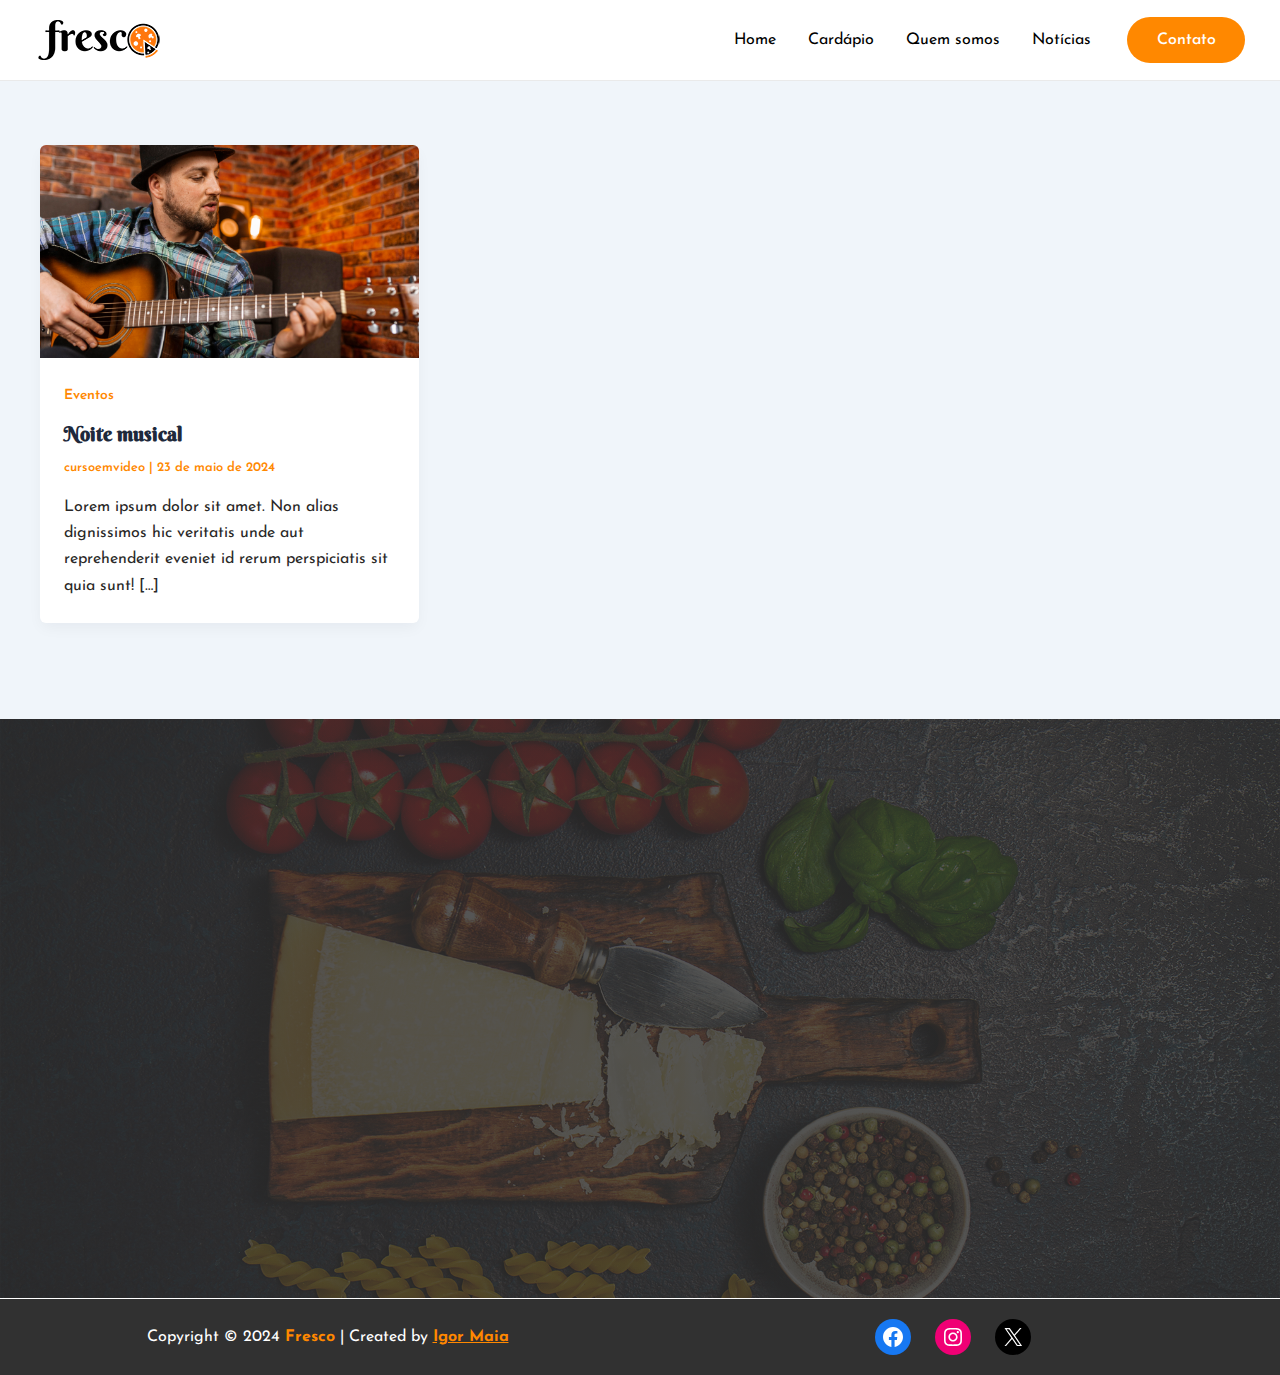
<file: category/eventos/index.html>
<!DOCTYPE html>
<html lang="pt-BR">
<head>
<meta charset="UTF-8">
<meta name="viewport" content="width=device-width, initial-scale=1">
	 <link rel="profile" href="https://gmpg.org/xfn/11"> 
	 <title>Eventos &#8211; Fresco</title>
<meta name="robots" content="max-image-preview:large">
<link rel="dns-prefetch" href="//fonts.googleapis.com">
<link rel="alternate" type="application/rss+xml" title="Feed para Fresco &raquo;" href="./../../feed/index.html">
<link rel="alternate" type="application/rss+xml" title="Feed de comentários para Fresco &raquo;" href="./../../comments/feed/index.html">
<link rel="alternate" type="application/rss+xml" title="Feed de categoria para Fresco &raquo; Eventos" href="./feed/index.html">
<script>
window._wpemojiSettings = {"baseUrl":"https:\/\/s.w.org\/images\/core\/emoji\/15.0.3\/72x72\/","ext":".png","svgUrl":"https:\/\/s.w.org\/images\/core\/emoji\/15.0.3\/svg\/","svgExt":".svg","source":{"concatemoji":".\/\/wp-includes\/js\/wp-emoji-release.min.js?ver=6.5.3"}};
/*! This file is auto-generated */
!function(i,n){var o,s,e;function c(e){try{var t={supportTests:e,timestamp:(new Date).valueOf()};sessionStorage.setItem(o,JSON.stringify(t))}catch(e){}}function p(e,t,n){e.clearRect(0,0,e.canvas.width,e.canvas.height),e.fillText(t,0,0);var t=new Uint32Array(e.getImageData(0,0,e.canvas.width,e.canvas.height).data),r=(e.clearRect(0,0,e.canvas.width,e.canvas.height),e.fillText(n,0,0),new Uint32Array(e.getImageData(0,0,e.canvas.width,e.canvas.height).data));return t.every(function(e,t){return e===r[t]})}function u(e,t,n){switch(t){case"flag":return n(e,"🏳️‍⚧️","🏳️​⚧️")?!1:!n(e,"🇺🇳","🇺​🇳")&&!n(e,"🏴󠁧󠁢󠁥󠁮󠁧󠁿","🏴​󠁧​󠁢​󠁥​󠁮​󠁧​󠁿");case"emoji":return!n(e,"🐦‍⬛","🐦​⬛")}return!1}function f(e,t,n){var r="undefined"!=typeof WorkerGlobalScope&&self instanceof WorkerGlobalScope?new OffscreenCanvas(300,150):i.createElement("canvas"),a=r.getContext("2d",{willReadFrequently:!0}),o=(a.textBaseline="top",a.font="600 32px Arial",{});return e.forEach(function(e){o[e]=t(a,e,n)}),o}function t(e){var t=i.createElement("script");t.src=e,t.defer=!0,i.head.appendChild(t)}"undefined"!=typeof Promise&&(o="wpEmojiSettingsSupports",s=["flag","emoji"],n.supports={everything:!0,everythingExceptFlag:!0},e=new Promise(function(e){i.addEventListener("DOMContentLoaded",e,{once:!0})}),new Promise(function(t){var n=function(){try{var e=JSON.parse(sessionStorage.getItem(o));if("object"==typeof e&&"number"==typeof e.timestamp&&(new Date).valueOf()<e.timestamp+604800&&"object"==typeof e.supportTests)return e.supportTests}catch(e){}return null}();if(!n){if("undefined"!=typeof Worker&&"undefined"!=typeof OffscreenCanvas&&"undefined"!=typeof URL&&URL.createObjectURL&&"undefined"!=typeof Blob)try{var e="postMessage("+f.toString()+"("+[JSON.stringify(s),u.toString(),p.toString()].join(",")+"));",r=new Blob([e],{type:"text/javascript"}),a=new Worker(URL.createObjectURL(r),{name:"wpTestEmojiSupports"});return void(a.onmessage=function(e){c(n=e.data),a.terminate(),t(n)})}catch(e){}c(n=f(s,u,p))}t(n)}).then(function(e){for(var t in e)n.supports[t]=e[t],n.supports.everything=n.supports.everything&&n.supports[t],"flag"!==t&&(n.supports.everythingExceptFlag=n.supports.everythingExceptFlag&&n.supports[t]);n.supports.everythingExceptFlag=n.supports.everythingExceptFlag&&!n.supports.flag,n.DOMReady=!1,n.readyCallback=function(){n.DOMReady=!0}}).then(function(){return e}).then(function(){var e;n.supports.everything||(n.readyCallback(),(e=n.source||{}).concatemoji?t(e.concatemoji):e.wpemoji&&e.twemoji&&(t(e.twemoji),t(e.wpemoji)))}))}((window,document),window._wpemojiSettings);
</script>
<link rel="stylesheet" id="astra-theme-css-css" href="./../../wp-content/themes/astra/assets/css/minified/main.min.css?ver=4.6.16" media="all">
<style id="astra-theme-css-inline-css">:root{--ast-post-nav-space:0;--ast-container-default-xlg-padding:2.5em;--ast-container-default-lg-padding:2.5em;--ast-container-default-slg-padding:2em;--ast-container-default-md-padding:2.5em;--ast-container-default-sm-padding:2.5em;--ast-container-default-xs-padding:2.4em;--ast-container-default-xxs-padding:1.8em;--ast-code-block-background:#ECEFF3;--ast-comment-inputs-background:#F9FAFB;--ast-normal-container-width:1200px;--ast-narrow-container-width:750px;--ast-blog-title-font-weight:600;--ast-blog-meta-weight:600;}html{font-size:100%;}a{color:#ff8800;}a:hover,a:focus{color:#292827;}body,button,input,select,textarea,.ast-button,.ast-custom-button{font-family:'Josefin Sans',sans-serif;font-weight:400;font-size:16px;font-size:1rem;line-height:var(--ast-body-line-height,1.65);}blockquote{color:#000000;}h1,.entry-content h1,h2,.entry-content h2,h3,.entry-content h3,h4,.entry-content h4,h5,.entry-content h5,h6,.entry-content h6,.site-title,.site-title a{font-family:'Berkshire Swash',handwriting;}.site-title{font-size:26px;font-size:1.625rem;display:none;}.site-header .site-description{font-size:15px;font-size:0.9375rem;display:none;}.entry-title{font-size:20px;font-size:1.25rem;}.ast-blog-single-element.ast-taxonomy-container a{font-size:14px;font-size:0.875rem;}.ast-blog-meta-container{font-size:13px;font-size:0.8125rem;}.archive .ast-article-post .ast-article-inner,.blog .ast-article-post .ast-article-inner,.archive .ast-article-post .ast-article-inner:hover,.blog .ast-article-post .ast-article-inner:hover{border-top-left-radius:6px;border-top-right-radius:6px;border-bottom-right-radius:6px;border-bottom-left-radius:6px;overflow:hidden;}h1,.entry-content h1{font-size:140px;font-size:8.75rem;font-family:'Berkshire Swash',handwriting;line-height:1.4em;}h2,.entry-content h2{font-size:50px;font-size:3.125rem;font-family:'Berkshire Swash',handwriting;line-height:1.3em;}h3,.entry-content h3{font-size:36px;font-size:2.25rem;font-family:'Berkshire Swash',handwriting;line-height:1.3em;}h4,.entry-content h4{font-size:28px;font-size:1.75rem;line-height:1.2em;font-family:'Berkshire Swash',handwriting;}h5,.entry-content h5{font-size:22px;font-size:1.375rem;line-height:1.2em;font-family:'Berkshire Swash',handwriting;}h6,.entry-content h6{font-size:18px;font-size:1.125rem;line-height:1.25em;font-family:'Berkshire Swash',handwriting;}::selection{background-color:#ff8800;color:#000000;}body,h1,.entry-title a,.entry-content h1,h2,.entry-content h2,h3,.entry-content h3,h4,.entry-content h4,h5,.entry-content h5,h6,.entry-content h6{color:#292827;}.tagcloud a:hover,.tagcloud a:focus,.tagcloud a.current-item{color:#000000;border-color:#ff8800;background-color:#ff8800;}input:focus,input[type="text"]:focus,input[type="email"]:focus,input[type="url"]:focus,input[type="password"]:focus,input[type="reset"]:focus,input[type="search"]:focus,textarea:focus{border-color:#ff8800;}input[type="radio"]:checked,input[type=reset],input[type="checkbox"]:checked,input[type="checkbox"]:hover:checked,input[type="checkbox"]:focus:checked,input[type=range]::-webkit-slider-thumb{border-color:#ff8800;background-color:#ff8800;box-shadow:none;}.site-footer a:hover + .post-count,.site-footer a:focus + .post-count{background:#ff8800;border-color:#ff8800;}.single .nav-links .nav-previous,.single .nav-links .nav-next{color:#ff8800;}.entry-meta,.entry-meta *{line-height:1.45;color:#ff8800;font-weight:600;}.entry-meta a:not(.ast-button):hover,.entry-meta a:not(.ast-button):hover *,.entry-meta a:not(.ast-button):focus,.entry-meta a:not(.ast-button):focus *,.page-links > .page-link,.page-links .page-link:hover,.post-navigation a:hover{color:#292827;}#cat option,.secondary .calendar_wrap thead a,.secondary .calendar_wrap thead a:visited{color:#ff8800;}.secondary .calendar_wrap #today,.ast-progress-val span{background:#ff8800;}.secondary a:hover + .post-count,.secondary a:focus + .post-count{background:#ff8800;border-color:#ff8800;}.calendar_wrap #today > a{color:#000000;}.page-links .page-link,.single .post-navigation a{color:#292827;}.ast-search-menu-icon .search-form button.search-submit{padding:0 4px;}.ast-search-menu-icon form.search-form{padding-right:0;}.ast-search-menu-icon.slide-search input.search-field{width:0;}.ast-header-search .ast-search-menu-icon.ast-dropdown-active .search-form,.ast-header-search .ast-search-menu-icon.ast-dropdown-active .search-field:focus{transition:all 0.2s;}.search-form input.search-field:focus{outline:none;}.ast-search-menu-icon .search-form button.search-submit:focus,.ast-theme-transparent-header .ast-header-search .ast-dropdown-active .ast-icon,.ast-theme-transparent-header .ast-inline-search .search-field:focus .ast-icon{color:var(--ast-global-color-1);}.ast-header-search .slide-search .search-form{border:2px solid var(--ast-global-color-0);}.ast-header-search .slide-search .search-field{background-color:#fff;}.ast-archive-title{color:var(--ast-global-color-2);}.widget-title,.widget .wp-block-heading{font-size:22px;font-size:1.375rem;color:var(--ast-global-color-2);}.ast-single-post .entry-content a,.ast-comment-content a:not(.ast-comment-edit-reply-wrap a){text-decoration:underline;}.ast-single-post .elementor-button-wrapper .elementor-button,.ast-single-post .entry-content .uagb-tab a,.ast-single-post .entry-content .uagb-ifb-cta a,.ast-single-post .entry-content .uabb-module-content a,.ast-single-post .entry-content .uagb-post-grid a,.ast-single-post .entry-content .uagb-timeline a,.ast-single-post .entry-content .uagb-toc__wrap a,.ast-single-post .entry-content .uagb-taxomony-box a,.ast-single-post .entry-content .woocommerce a,.entry-content .wp-block-latest-posts > li > a,.ast-single-post .entry-content .wp-block-file__button,li.ast-post-filter-single,.ast-single-post .ast-comment-content .comment-reply-link,.ast-single-post .ast-comment-content .comment-edit-link{text-decoration:none;}.ast-search-menu-icon.slide-search a:focus-visible:focus-visible,.astra-search-icon:focus-visible,#close:focus-visible,a:focus-visible,.ast-menu-toggle:focus-visible,.site .skip-link:focus-visible,.wp-block-loginout input:focus-visible,.wp-block-search.wp-block-search__button-inside .wp-block-search__inside-wrapper,.ast-header-navigation-arrow:focus-visible,.woocommerce .wc-proceed-to-checkout > .checkout-button:focus-visible,.woocommerce .woocommerce-MyAccount-navigation ul li a:focus-visible,.ast-orders-table__row .ast-orders-table__cell:focus-visible,.woocommerce .woocommerce-order-details .order-again > .button:focus-visible,.woocommerce .woocommerce-message a.button.wc-forward:focus-visible,.woocommerce #minus_qty:focus-visible,.woocommerce #plus_qty:focus-visible,a#ast-apply-coupon:focus-visible,.woocommerce .woocommerce-info a:focus-visible,.woocommerce .astra-shop-summary-wrap a:focus-visible,.woocommerce a.wc-forward:focus-visible,#ast-apply-coupon:focus-visible,.woocommerce-js .woocommerce-mini-cart-item a.remove:focus-visible,#close:focus-visible,.button.search-submit:focus-visible,#search_submit:focus,.normal-search:focus-visible,.ast-header-account-wrap:focus-visible{outline-style:dotted;outline-color:inherit;outline-width:thin;}input:focus,input[type="text"]:focus,input[type="email"]:focus,input[type="url"]:focus,input[type="password"]:focus,input[type="reset"]:focus,input[type="search"]:focus,input[type="number"]:focus,textarea:focus,.wp-block-search__input:focus,[data-section="section-header-mobile-trigger"] .ast-button-wrap .ast-mobile-menu-trigger-minimal:focus,.ast-mobile-popup-drawer.active .menu-toggle-close:focus,.woocommerce-ordering select.orderby:focus,#ast-scroll-top:focus,#coupon_code:focus,.woocommerce-page #comment:focus,.woocommerce #reviews #respond input#submit:focus,.woocommerce a.add_to_cart_button:focus,.woocommerce .button.single_add_to_cart_button:focus,.woocommerce .woocommerce-cart-form button:focus,.woocommerce .woocommerce-cart-form__cart-item .quantity .qty:focus,.woocommerce .woocommerce-billing-fields .woocommerce-billing-fields__field-wrapper .woocommerce-input-wrapper > .input-text:focus,.woocommerce #order_comments:focus,.woocommerce #place_order:focus,.woocommerce .woocommerce-address-fields .woocommerce-address-fields__field-wrapper .woocommerce-input-wrapper > .input-text:focus,.woocommerce .woocommerce-MyAccount-content form button:focus,.woocommerce .woocommerce-MyAccount-content .woocommerce-EditAccountForm .woocommerce-form-row .woocommerce-Input.input-text:focus,.woocommerce .ast-woocommerce-container .woocommerce-pagination ul.page-numbers li a:focus,body #content .woocommerce form .form-row .select2-container--default .select2-selection--single:focus,#ast-coupon-code:focus,.woocommerce.woocommerce-js .quantity input[type=number]:focus,.woocommerce-js .woocommerce-mini-cart-item .quantity input[type=number]:focus,.woocommerce p#ast-coupon-trigger:focus{border-style:dotted;border-color:inherit;border-width:thin;}input{outline:none;}.ast-logo-title-inline .site-logo-img{padding-right:1em;}.site-logo-img img{ transition:all 0.2s linear;}body .ast-oembed-container *{position:absolute;top:0;width:100%;height:100%;left:0;}body .wp-block-embed-pocket-casts .ast-oembed-container *{position:unset;}.ast-single-post-featured-section + article {margin-top: 2em;}.site-content .ast-single-post-featured-section img {width: 100%;overflow: hidden;object-fit: cover;}.ast-separate-container .site-content .ast-single-post-featured-section + article {margin-top: -80px;z-index: 9;position: relative;border-radius: 4px;}@media (min-width: 922px) {.ast-no-sidebar .site-content .ast-article-image-container--wide {margin-left: -120px;margin-right: -120px;max-width: unset;width: unset;}.ast-left-sidebar .site-content .ast-article-image-container--wide,.ast-right-sidebar .site-content .ast-article-image-container--wide {margin-left: -10px;margin-right: -10px;}.site-content .ast-article-image-container--full {margin-left: calc( -50vw + 50%);margin-right: calc( -50vw + 50%);max-width: 100vw;width: 100vw;}.ast-left-sidebar .site-content .ast-article-image-container--full,.ast-right-sidebar .site-content .ast-article-image-container--full {margin-left: -10px;margin-right: -10px;max-width: inherit;width: auto;}}.site > .ast-single-related-posts-container {margin-top: 0;}@media (min-width: 922px) {.ast-desktop .ast-container--narrow {max-width: var(--ast-narrow-container-width);margin: 0 auto;}}input[type="text"],input[type="number"],input[type="email"],input[type="url"],input[type="password"],input[type="search"],input[type=reset],input[type=tel],input[type=date],select,textarea{font-size:16px;font-style:normal;font-weight:400;line-height:24px;width:100%;padding:12px 16px;border-radius:4px;box-shadow:0px 1px 2px 0px rgba(0,0,0,0.05);color:var(--ast-form-input-text,#475569);}input[type="text"],input[type="number"],input[type="email"],input[type="url"],input[type="password"],input[type="search"],input[type=reset],input[type=tel],input[type=date],select{height:40px;}input[type="date"]{border-width:1px;border-style:solid;border-color:var(--ast-border-color);}input[type="text"]:focus,input[type="number"]:focus,input[type="email"]:focus,input[type="url"]:focus,input[type="password"]:focus,input[type="search"]:focus,input[type=reset]:focus,input[type="tel"]:focus,input[type="date"]:focus,select:focus,textarea:focus{border-color:#046BD2;box-shadow:none;outline:none;color:var(--ast-form-input-focus-text,#475569);}label,legend{color:#111827;font-size:14px;font-style:normal;font-weight:500;line-height:20px;}select{padding:6px 10px;}fieldset{padding:30px;border-radius:4px;}button,.ast-button,.button,input[type="button"],input[type="reset"],input[type="submit"]{border-radius:4px;box-shadow:0px 1px 2px 0px rgba(0,0,0,0.05);}:root{--ast-comment-inputs-background:#FFF;}::placeholder{color:var(--ast-form-field-color,#9CA3AF);}::-ms-input-placeholder{color:var(--ast-form-field-color,#9CA3AF);}@media (max-width:921.9px){#ast-desktop-header{display:none;}}@media (min-width:922px){#ast-mobile-header{display:none;}}.wp-block-buttons.aligncenter{justify-content:center;}.wp-block-button.is-style-outline .wp-block-button__link{border-color:#ff8800;}div.wp-block-button.is-style-outline > .wp-block-button__link:not(.has-text-color),div.wp-block-button.wp-block-button__link.is-style-outline:not(.has-text-color){color:#ff8800;}.wp-block-button.is-style-outline .wp-block-button__link:hover,.wp-block-buttons .wp-block-button.is-style-outline .wp-block-button__link:focus,.wp-block-buttons .wp-block-button.is-style-outline > .wp-block-button__link:not(.has-text-color):hover,.wp-block-buttons .wp-block-button.wp-block-button__link.is-style-outline:not(.has-text-color):hover{color:#ffffff;background-color:#292827;border-color:#292827;}.post-page-numbers.current .page-link,.ast-pagination .page-numbers.current{color:#000000;border-color:#ff8800;background-color:#ff8800;}.wp-block-buttons .wp-block-button.is-style-outline .wp-block-button__link.wp-element-button,.ast-outline-button,.wp-block-uagb-buttons-child .uagb-buttons-repeater.ast-outline-button{border-color:#ff8800;font-family:inherit;font-weight:500;font-size:16px;font-size:1rem;line-height:1em;padding-top:13px;padding-right:30px;padding-bottom:13px;padding-left:30px;}.wp-block-buttons .wp-block-button.is-style-outline > .wp-block-button__link:not(.has-text-color),.wp-block-buttons .wp-block-button.wp-block-button__link.is-style-outline:not(.has-text-color),.ast-outline-button{color:#ff8800;}.wp-block-button.is-style-outline .wp-block-button__link:hover,.wp-block-buttons .wp-block-button.is-style-outline .wp-block-button__link:focus,.wp-block-buttons .wp-block-button.is-style-outline > .wp-block-button__link:not(.has-text-color):hover,.wp-block-buttons .wp-block-button.wp-block-button__link.is-style-outline:not(.has-text-color):hover,.ast-outline-button:hover,.ast-outline-button:focus,.wp-block-uagb-buttons-child .uagb-buttons-repeater.ast-outline-button:hover,.wp-block-uagb-buttons-child .uagb-buttons-repeater.ast-outline-button:focus{color:#ffffff;background-color:#292827;border-color:#292827;}.ast-single-post .entry-content a.ast-outline-button,.ast-single-post .entry-content .is-style-outline>.wp-block-button__link{text-decoration:none;}.uagb-buttons-repeater.ast-outline-button{border-radius:9999px;}@media (max-width:921px){.wp-block-buttons .wp-block-button.is-style-outline .wp-block-button__link.wp-element-button,.ast-outline-button,.wp-block-uagb-buttons-child .uagb-buttons-repeater.ast-outline-button{padding-top:12px;padding-right:28px;padding-bottom:12px;padding-left:28px;}}@media (max-width:544px){.wp-block-buttons .wp-block-button.is-style-outline .wp-block-button__link.wp-element-button,.ast-outline-button,.wp-block-uagb-buttons-child .uagb-buttons-repeater.ast-outline-button{padding-top:10px;padding-right:24px;padding-bottom:10px;padding-left:24px;}}.entry-content[ast-blocks-layout] > figure{margin-bottom:1em;}h1.widget-title{font-weight:inherit;}h2.widget-title{font-weight:inherit;}h3.widget-title{font-weight:inherit;}#page{display:flex;flex-direction:column;min-height:100vh;}.ast-404-layout-1 h1.page-title{color:var(--ast-global-color-2);}.single .post-navigation a{line-height:1em;height:inherit;}.error-404 .page-sub-title{font-size:1.5rem;font-weight:inherit;}.search .site-content .content-area .search-form{margin-bottom:0;}#page .site-content{flex-grow:1;}.widget{margin-bottom:1.25em;}#secondary li{line-height:1.5em;}#secondary .wp-block-group h2{margin-bottom:0.7em;}#secondary h2{font-size:1.7rem;}.ast-separate-container .ast-article-post,.ast-separate-container .ast-article-single,.ast-separate-container .comment-respond{padding:3em;}.ast-separate-container .ast-article-single .ast-article-single{padding:0;}.ast-article-single .wp-block-post-template-is-layout-grid{padding-left:0;}.ast-separate-container .comments-title,.ast-narrow-container .comments-title{padding:1.5em 2em;}.ast-page-builder-template .comment-form-textarea,.ast-comment-formwrap .ast-grid-common-col{padding:0;}.ast-comment-formwrap{padding:0;display:inline-flex;column-gap:20px;width:100%;margin-left:0;margin-right:0;}.comments-area textarea#comment:focus,.comments-area textarea#comment:active,.comments-area .ast-comment-formwrap input[type="text"]:focus,.comments-area .ast-comment-formwrap input[type="text"]:active {box-shadow:none;outline:none;}.archive.ast-page-builder-template .entry-header{margin-top:2em;}.ast-page-builder-template .ast-comment-formwrap{width:100%;}.entry-title{margin-bottom:0.6em;}.ast-archive-description p{font-size:inherit;font-weight:inherit;line-height:inherit;}.ast-separate-container .ast-comment-list li.depth-1,.hentry{margin-bottom:1.5em;}.site-content section.ast-archive-description{margin-bottom:2em;}@media (min-width:921px){.ast-left-sidebar.ast-page-builder-template #secondary,.archive.ast-right-sidebar.ast-page-builder-template .site-main{padding-left:20px;padding-right:20px;}}@media (max-width:544px){.ast-comment-formwrap.ast-row{column-gap:10px;display:inline-block;}#ast-commentform .ast-grid-common-col{position:relative;width:100%;}}@media (min-width:1201px){.ast-separate-container .ast-article-post,.ast-separate-container .ast-article-single,.ast-separate-container .ast-author-box,.ast-separate-container .ast-404-layout-1,.ast-separate-container .no-results{padding:3em;}}@media (max-width:921px){.ast-separate-container #primary,.ast-separate-container #secondary{padding:1.5em 0;}#primary,#secondary{padding:1.5em 0;margin:0;}.ast-left-sidebar #content > .ast-container{display:flex;flex-direction:column-reverse;width:100%;}}@media (min-width:922px){.ast-separate-container.ast-right-sidebar #primary,.ast-separate-container.ast-left-sidebar #primary{border:0;}.search-no-results.ast-separate-container #primary{margin-bottom:4em;}}.wp-block-button .wp-block-button__link{color:#000000;}.wp-block-button .wp-block-button__link:hover,.wp-block-button .wp-block-button__link:focus{color:#ffffff;background-color:#292827;border-color:#292827;}.wp-block-button .wp-block-button__link,.wp-block-search .wp-block-search__button,body .wp-block-file .wp-block-file__button{border-color:#ff8800;background-color:#ff8800;color:#000000;font-family:inherit;font-weight:500;line-height:1em;font-size:16px;font-size:1rem;padding-top:15px;padding-right:30px;padding-bottom:15px;padding-left:30px;}.ast-single-post .entry-content .wp-block-button .wp-block-button__link,.ast-single-post .entry-content .wp-block-search .wp-block-search__button,body .entry-content .wp-block-file .wp-block-file__button{text-decoration:none;}@media (max-width:921px){.wp-block-button .wp-block-button__link,.wp-block-search .wp-block-search__button,body .wp-block-file .wp-block-file__button{padding-top:14px;padding-right:28px;padding-bottom:14px;padding-left:28px;}}@media (max-width:544px){.wp-block-button .wp-block-button__link,.wp-block-search .wp-block-search__button,body .wp-block-file .wp-block-file__button{padding-top:12px;padding-right:24px;padding-bottom:12px;padding-left:24px;}}.menu-toggle,button,.ast-button,.ast-custom-button,.button,input#submit,input[type="button"],input[type="submit"],input[type="reset"],#comments .submit,.search .search-submit,form[CLASS*="wp-block-search__"].wp-block-search .wp-block-search__inside-wrapper .wp-block-search__button,body .wp-block-file .wp-block-file__button,.search .search-submit,.woocommerce-js a.button,.woocommerce button.button,.woocommerce .woocommerce-message a.button,.woocommerce #respond input#submit.alt,.woocommerce input.button.alt,.woocommerce input.button,.woocommerce input.button:disabled,.woocommerce input.button:disabled[disabled],.woocommerce input.button:disabled:hover,.woocommerce input.button:disabled[disabled]:hover,.woocommerce #respond input#submit,.woocommerce button.button.alt.disabled,.wc-block-grid__products .wc-block-grid__product .wp-block-button__link,.wc-block-grid__product-onsale,[CLASS*="wc-block"] button,.woocommerce-js .astra-cart-drawer .astra-cart-drawer-content .woocommerce-mini-cart__buttons .button:not(.checkout):not(.ast-continue-shopping),.woocommerce-js .astra-cart-drawer .astra-cart-drawer-content .woocommerce-mini-cart__buttons a.checkout,.woocommerce button.button.alt.disabled.wc-variation-selection-needed,[CLASS*="wc-block"] .wc-block-components-button{border-style:solid;border-top-width:0;border-right-width:0;border-left-width:0;border-bottom-width:0;color:#000000;border-color:#ff8800;background-color:#ff8800;padding-top:15px;padding-right:30px;padding-bottom:15px;padding-left:30px;font-family:inherit;font-weight:500;font-size:16px;font-size:1rem;line-height:1em;}button:focus,.menu-toggle:hover,button:hover,.ast-button:hover,.ast-custom-button:hover .button:hover,.ast-custom-button:hover ,input[type=reset]:hover,input[type=reset]:focus,input#submit:hover,input#submit:focus,input[type="button"]:hover,input[type="button"]:focus,input[type="submit"]:hover,input[type="submit"]:focus,form[CLASS*="wp-block-search__"].wp-block-search .wp-block-search__inside-wrapper .wp-block-search__button:hover,form[CLASS*="wp-block-search__"].wp-block-search .wp-block-search__inside-wrapper .wp-block-search__button:focus,body .wp-block-file .wp-block-file__button:hover,body .wp-block-file .wp-block-file__button:focus,.woocommerce-js a.button:hover,.woocommerce button.button:hover,.woocommerce .woocommerce-message a.button:hover,.woocommerce #respond input#submit:hover,.woocommerce #respond input#submit.alt:hover,.woocommerce input.button.alt:hover,.woocommerce input.button:hover,.woocommerce button.button.alt.disabled:hover,.wc-block-grid__products .wc-block-grid__product .wp-block-button__link:hover,[CLASS*="wc-block"] button:hover,.woocommerce-js .astra-cart-drawer .astra-cart-drawer-content .woocommerce-mini-cart__buttons .button:not(.checkout):not(.ast-continue-shopping):hover,.woocommerce-js .astra-cart-drawer .astra-cart-drawer-content .woocommerce-mini-cart__buttons a.checkout:hover,.woocommerce button.button.alt.disabled.wc-variation-selection-needed:hover,[CLASS*="wc-block"] .wc-block-components-button:hover,[CLASS*="wc-block"] .wc-block-components-button:focus{color:#ffffff;background-color:#292827;border-color:#292827;}form[CLASS*="wp-block-search__"].wp-block-search .wp-block-search__inside-wrapper .wp-block-search__button.has-icon{padding-top:calc(15px - 3px);padding-right:calc(30px - 3px);padding-bottom:calc(15px - 3px);padding-left:calc(30px - 3px);}@media (max-width:921px){.menu-toggle,button,.ast-button,.ast-custom-button,.button,input#submit,input[type="button"],input[type="submit"],input[type="reset"],#comments .submit,.search .search-submit,form[CLASS*="wp-block-search__"].wp-block-search .wp-block-search__inside-wrapper .wp-block-search__button,body .wp-block-file .wp-block-file__button,.search .search-submit,.woocommerce-js a.button,.woocommerce button.button,.woocommerce .woocommerce-message a.button,.woocommerce #respond input#submit.alt,.woocommerce input.button.alt,.woocommerce input.button,.woocommerce input.button:disabled,.woocommerce input.button:disabled[disabled],.woocommerce input.button:disabled:hover,.woocommerce input.button:disabled[disabled]:hover,.woocommerce #respond input#submit,.woocommerce button.button.alt.disabled,.wc-block-grid__products .wc-block-grid__product .wp-block-button__link,.wc-block-grid__product-onsale,[CLASS*="wc-block"] button,.woocommerce-js .astra-cart-drawer .astra-cart-drawer-content .woocommerce-mini-cart__buttons .button:not(.checkout):not(.ast-continue-shopping),.woocommerce-js .astra-cart-drawer .astra-cart-drawer-content .woocommerce-mini-cart__buttons a.checkout,.woocommerce button.button.alt.disabled.wc-variation-selection-needed,[CLASS*="wc-block"] .wc-block-components-button{padding-top:14px;padding-right:28px;padding-bottom:14px;padding-left:28px;}}@media (max-width:544px){.menu-toggle,button,.ast-button,.ast-custom-button,.button,input#submit,input[type="button"],input[type="submit"],input[type="reset"],#comments .submit,.search .search-submit,form[CLASS*="wp-block-search__"].wp-block-search .wp-block-search__inside-wrapper .wp-block-search__button,body .wp-block-file .wp-block-file__button,.search .search-submit,.woocommerce-js a.button,.woocommerce button.button,.woocommerce .woocommerce-message a.button,.woocommerce #respond input#submit.alt,.woocommerce input.button.alt,.woocommerce input.button,.woocommerce input.button:disabled,.woocommerce input.button:disabled[disabled],.woocommerce input.button:disabled:hover,.woocommerce input.button:disabled[disabled]:hover,.woocommerce #respond input#submit,.woocommerce button.button.alt.disabled,.wc-block-grid__products .wc-block-grid__product .wp-block-button__link,.wc-block-grid__product-onsale,[CLASS*="wc-block"] button,.woocommerce-js .astra-cart-drawer .astra-cart-drawer-content .woocommerce-mini-cart__buttons .button:not(.checkout):not(.ast-continue-shopping),.woocommerce-js .astra-cart-drawer .astra-cart-drawer-content .woocommerce-mini-cart__buttons a.checkout,.woocommerce button.button.alt.disabled.wc-variation-selection-needed,[CLASS*="wc-block"] .wc-block-components-button{padding-top:12px;padding-right:24px;padding-bottom:12px;padding-left:24px;}}@media (max-width:921px){.ast-mobile-header-stack .main-header-bar .ast-search-menu-icon{display:inline-block;}.ast-header-break-point.ast-header-custom-item-outside .ast-mobile-header-stack .main-header-bar .ast-search-icon{margin:0;}.ast-comment-avatar-wrap img{max-width:2.5em;}.ast-comment-meta{padding:0 1.8888em 1.3333em;}}@media (min-width:544px){.ast-container{max-width:100%;}}@media (max-width:544px){.ast-separate-container .ast-article-post,.ast-separate-container .ast-article-single,.ast-separate-container .comments-title,.ast-separate-container .ast-archive-description{padding:1.5em 1em;}.ast-separate-container #content .ast-container{padding-left:0.54em;padding-right:0.54em;}.ast-separate-container .ast-comment-list .bypostauthor{padding:.5em;}.ast-search-menu-icon.ast-dropdown-active .search-field{width:170px;}}.ast-separate-container{background-color:var(--ast-global-color-4);;}@media (max-width:921px){.site-title{display:none;}.site-header .site-description{display:none;}h1,.entry-content h1{font-size:30px;}h2,.entry-content h2{font-size:25px;}h3,.entry-content h3{font-size:20px;}}@media (max-width:544px){.site-title{display:none;}.site-header .site-description{display:none;}h1,.entry-content h1{font-size:30px;}h2,.entry-content h2{font-size:25px;}h3,.entry-content h3{font-size:20px;}}@media (max-width:921px){html{font-size:91.2%;}}@media (max-width:544px){html{font-size:91.2%;}}@media (min-width:922px){.ast-container{max-width:1240px;}}@media (min-width:922px){.site-content .ast-container{display:flex;}}@media (max-width:921px){.site-content .ast-container{flex-direction:column;}}.ast-blog-layout-4-grid .ast-article-post{width:33.33%;margin-bottom:2em;border-bottom:0;background-color:transparent;}.ast-blog-layout-4-grid .ast-article-inner .wp-post-image{width:100%;}.ast-article-inner{padding:1.5em;}.ast-blog-layout-4-grid .ast-row{display:flex;flex-wrap:wrap;flex-flow:row wrap;align-items:stretch;}.ast-separate-container .ast-blog-layout-4-grid .ast-article-post{padding:0 1em 0;}.ast-separate-container.ast-desktop .ast-blog-layout-4-grid .ast-row{margin-left:-1em;margin-right:-1em;}.ast-blog-layout-4-grid .ast-article-inner{box-shadow:0px 6px 15px -2px rgba(16,24,40,0.05);}.ast-separate-container .ast-blog-layout-4-grid .ast-article-inner,.ast-plain-container .ast-blog-layout-4-grid .ast-article-inner{height:100%;}.ast-row .blog-layout-4 .post-content,.blog-layout-4 .post-thumb{padding-left:0;padding-right:0;}.ast-article-post.remove-featured-img-padding .blog-layout-4 .post-content .ast-blog-featured-section:first-child .post-thumb-img-content{margin-top:-1.5em;}.ast-article-post.remove-featured-img-padding .blog-layout-4 .post-content .ast-blog-featured-section .post-thumb-img-content{margin-left:-1.5em;margin-right:-1.5em;}@media (max-width:921px){.ast-blog-layout-4-grid .ast-article-post{width:100%;}}.ast-blog-layout-6-grid .ast-blog-featured-section:before {content: "";}.ast-article-post .post-thumb-img-content img{aspect-ratio:16/9;width:100%;}.ast-article-post .post-thumb-img-content{overflow:hidden;}.ast-article-post .post-thumb-img-content img{transform:scale(1);transition:transform .5s ease;}.ast-article-post:hover .post-thumb-img-content img{transform:scale(1.1);}.cat-links.badge a,.tags-links.badge a {padding: 4px 8px;border-radius: 3px;font-weight: 400;}.cat-links.underline a,.tags-links.underline a{text-decoration: underline;}@media (min-width:922px){.main-header-menu .sub-menu .menu-item.ast-left-align-sub-menu:hover > .sub-menu,.main-header-menu .sub-menu .menu-item.ast-left-align-sub-menu.focus > .sub-menu{margin-left:-0px;}}.entry-content li > p{margin-bottom:0;}.site .comments-area{padding-bottom:2em;margin-top:2em;}.wp-block-file {display: flex;align-items: center;flex-wrap: wrap;justify-content: space-between;}.wp-block-pullquote {border: none;}.wp-block-pullquote blockquote::before {content: "\201D";font-family: "Helvetica",sans-serif;display: flex;transform: rotate( 180deg );font-size: 6rem;font-style: normal;line-height: 1;font-weight: bold;align-items: center;justify-content: center;}.has-text-align-right > blockquote::before {justify-content: flex-start;}.has-text-align-left > blockquote::before {justify-content: flex-end;}figure.wp-block-pullquote.is-style-solid-color blockquote {max-width: 100%;text-align: inherit;}html body {--wp--custom--ast-default-block-top-padding: 3em;--wp--custom--ast-default-block-right-padding: 3em;--wp--custom--ast-default-block-bottom-padding: 3em;--wp--custom--ast-default-block-left-padding: 3em;--wp--custom--ast-container-width: 1200px;--wp--custom--ast-content-width-size: 1200px;--wp--custom--ast-wide-width-size: calc(1200px + var(--wp--custom--ast-default-block-left-padding) + var(--wp--custom--ast-default-block-right-padding));}.ast-narrow-container {--wp--custom--ast-content-width-size: 750px;--wp--custom--ast-wide-width-size: 750px;}@media(max-width: 921px) {html body {--wp--custom--ast-default-block-top-padding: 3em;--wp--custom--ast-default-block-right-padding: 2em;--wp--custom--ast-default-block-bottom-padding: 3em;--wp--custom--ast-default-block-left-padding: 2em;}}@media(max-width: 544px) {html body {--wp--custom--ast-default-block-top-padding: 3em;--wp--custom--ast-default-block-right-padding: 1.5em;--wp--custom--ast-default-block-bottom-padding: 3em;--wp--custom--ast-default-block-left-padding: 1.5em;}}.entry-content > .wp-block-group,.entry-content > .wp-block-cover,.entry-content > .wp-block-columns {padding-top: var(--wp--custom--ast-default-block-top-padding);padding-right: var(--wp--custom--ast-default-block-right-padding);padding-bottom: var(--wp--custom--ast-default-block-bottom-padding);padding-left: var(--wp--custom--ast-default-block-left-padding);}.ast-plain-container.ast-no-sidebar .entry-content > .alignfull,.ast-page-builder-template .ast-no-sidebar .entry-content > .alignfull {margin-left: calc( -50vw + 50%);margin-right: calc( -50vw + 50%);max-width: 100vw;width: 100vw;}.ast-plain-container.ast-no-sidebar .entry-content .alignfull .alignfull,.ast-page-builder-template.ast-no-sidebar .entry-content .alignfull .alignfull,.ast-plain-container.ast-no-sidebar .entry-content .alignfull .alignwide,.ast-page-builder-template.ast-no-sidebar .entry-content .alignfull .alignwide,.ast-plain-container.ast-no-sidebar .entry-content .alignwide .alignfull,.ast-page-builder-template.ast-no-sidebar .entry-content .alignwide .alignfull,.ast-plain-container.ast-no-sidebar .entry-content .alignwide .alignwide,.ast-page-builder-template.ast-no-sidebar .entry-content .alignwide .alignwide,.ast-plain-container.ast-no-sidebar .entry-content .wp-block-column .alignfull,.ast-page-builder-template.ast-no-sidebar .entry-content .wp-block-column .alignfull,.ast-plain-container.ast-no-sidebar .entry-content .wp-block-column .alignwide,.ast-page-builder-template.ast-no-sidebar .entry-content .wp-block-column .alignwide {margin-left: auto;margin-right: auto;width: 100%;}[ast-blocks-layout] .wp-block-separator:not(.is-style-dots) {height: 0;}[ast-blocks-layout] .wp-block-separator {margin: 20px auto;}[ast-blocks-layout] .wp-block-separator:not(.is-style-wide):not(.is-style-dots) {max-width: 100px;}[ast-blocks-layout] .wp-block-separator.has-background {padding: 0;}.entry-content[ast-blocks-layout] > * {max-width: var(--wp--custom--ast-content-width-size);margin-left: auto;margin-right: auto;}.entry-content[ast-blocks-layout] > .alignwide {max-width: var(--wp--custom--ast-wide-width-size);}.entry-content[ast-blocks-layout] .alignfull {max-width: none;}.entry-content .wp-block-columns {margin-bottom: 0;}blockquote {margin: 1.5em;border-color: rgba(0,0,0,0.05);}.wp-block-quote:not(.has-text-align-right):not(.has-text-align-center) {border-left: 5px solid rgba(0,0,0,0.05);}.has-text-align-right > blockquote,blockquote.has-text-align-right {border-right: 5px solid rgba(0,0,0,0.05);}.has-text-align-left > blockquote,blockquote.has-text-align-left {border-left: 5px solid rgba(0,0,0,0.05);}.wp-block-site-tagline,.wp-block-latest-posts .read-more {margin-top: 15px;}.wp-block-loginout p label {display: block;}.wp-block-loginout p:not(.login-remember):not(.login-submit) input {width: 100%;}.wp-block-loginout input:focus {border-color: transparent;}.wp-block-loginout input:focus {outline: thin dotted;}.entry-content .wp-block-media-text .wp-block-media-text__content {padding: 0 0 0 8%;}.entry-content .wp-block-media-text.has-media-on-the-right .wp-block-media-text__content {padding: 0 8% 0 0;}.entry-content .wp-block-media-text.has-background .wp-block-media-text__content {padding: 8%;}.entry-content .wp-block-cover:not([class*="background-color"]) .wp-block-cover__inner-container,.entry-content .wp-block-cover:not([class*="background-color"]) .wp-block-cover-image-text,.entry-content .wp-block-cover:not([class*="background-color"]) .wp-block-cover-text,.entry-content .wp-block-cover-image:not([class*="background-color"]) .wp-block-cover__inner-container,.entry-content .wp-block-cover-image:not([class*="background-color"]) .wp-block-cover-image-text,.entry-content .wp-block-cover-image:not([class*="background-color"]) .wp-block-cover-text {color: var(--ast-global-color-5);}.wp-block-loginout .login-remember input {width: 1.1rem;height: 1.1rem;margin: 0 5px 4px 0;vertical-align: middle;}.wp-block-latest-posts > li > *:first-child,.wp-block-latest-posts:not(.is-grid) > li:first-child {margin-top: 0;}.wp-block-search__inside-wrapper .wp-block-search__input {padding: 0 10px;color: var(--ast-global-color-3);background: var(--ast-global-color-5);border-color: var(--ast-border-color);}.wp-block-latest-posts .read-more {margin-bottom: 1.5em;}.wp-block-search__no-button .wp-block-search__inside-wrapper .wp-block-search__input {padding-top: 5px;padding-bottom: 5px;}.wp-block-latest-posts .wp-block-latest-posts__post-date,.wp-block-latest-posts .wp-block-latest-posts__post-author {font-size: 1rem;}.wp-block-latest-posts > li > *,.wp-block-latest-posts:not(.is-grid) > li {margin-top: 12px;margin-bottom: 12px;}.ast-page-builder-template .entry-content[ast-blocks-layout] > *,.ast-page-builder-template .entry-content[ast-blocks-layout] > .alignfull > * {max-width: none;}.ast-page-builder-template .entry-content[ast-blocks-layout] > .alignwide > * {max-width: var(--wp--custom--ast-wide-width-size);}.ast-page-builder-template .entry-content[ast-blocks-layout] > .inherit-container-width > *,.ast-page-builder-template .entry-content[ast-blocks-layout] > * > *,.entry-content[ast-blocks-layout] > .wp-block-cover .wp-block-cover__inner-container {max-width: var(--wp--custom--ast-content-width-size);margin-left: auto;margin-right: auto;}.entry-content[ast-blocks-layout] .wp-block-cover:not(.alignleft):not(.alignright) {width: auto;}@media(max-width: 1200px) {.ast-separate-container .entry-content > .alignfull,.ast-separate-container .entry-content[ast-blocks-layout] > .alignwide,.ast-plain-container .entry-content[ast-blocks-layout] > .alignwide,.ast-plain-container .entry-content .alignfull {margin-left: calc(-1 * min(var(--ast-container-default-xlg-padding),20px)) ;margin-right: calc(-1 * min(var(--ast-container-default-xlg-padding),20px));}}@media(min-width: 1201px) {.ast-separate-container .entry-content > .alignfull {margin-left: calc(-1 * var(--ast-container-default-xlg-padding) );margin-right: calc(-1 * var(--ast-container-default-xlg-padding) );}.ast-separate-container .entry-content[ast-blocks-layout] > .alignwide,.ast-plain-container .entry-content[ast-blocks-layout] > .alignwide {margin-left: calc(-1 * var(--wp--custom--ast-default-block-left-padding) );margin-right: calc(-1 * var(--wp--custom--ast-default-block-right-padding) );}}@media(min-width: 921px) {.ast-separate-container .entry-content .wp-block-group.alignwide:not(.inherit-container-width) > :where(:not(.alignleft):not(.alignright)),.ast-plain-container .entry-content .wp-block-group.alignwide:not(.inherit-container-width) > :where(:not(.alignleft):not(.alignright)) {max-width: calc( var(--wp--custom--ast-content-width-size) + 80px );}.ast-plain-container.ast-right-sidebar .entry-content[ast-blocks-layout] .alignfull,.ast-plain-container.ast-left-sidebar .entry-content[ast-blocks-layout] .alignfull {margin-left: -60px;margin-right: -60px;}}@media(min-width: 544px) {.entry-content > .alignleft {margin-right: 20px;}.entry-content > .alignright {margin-left: 20px;}}@media (max-width:544px){.wp-block-columns .wp-block-column:not(:last-child){margin-bottom:20px;}.wp-block-latest-posts{margin:0;}}@media( max-width: 600px ) {.entry-content .wp-block-media-text .wp-block-media-text__content,.entry-content .wp-block-media-text.has-media-on-the-right .wp-block-media-text__content {padding: 8% 0 0;}.entry-content .wp-block-media-text.has-background .wp-block-media-text__content {padding: 8%;}}.ast-page-builder-template .entry-header {padding-left: 0;}.ast-narrow-container .site-content .wp-block-uagb-image--align-full .wp-block-uagb-image__figure {max-width: 100%;margin-left: auto;margin-right: auto;}.entry-content ul,.entry-content ol {padding: revert;margin: revert;padding-left: 20px;}:root .has-ast-global-color-0-color{color:var(--ast-global-color-0);}:root .has-ast-global-color-0-background-color{background-color:var(--ast-global-color-0);}:root .wp-block-button .has-ast-global-color-0-color{color:var(--ast-global-color-0);}:root .wp-block-button .has-ast-global-color-0-background-color{background-color:var(--ast-global-color-0);}:root .has-ast-global-color-1-color{color:var(--ast-global-color-1);}:root .has-ast-global-color-1-background-color{background-color:var(--ast-global-color-1);}:root .wp-block-button .has-ast-global-color-1-color{color:var(--ast-global-color-1);}:root .wp-block-button .has-ast-global-color-1-background-color{background-color:var(--ast-global-color-1);}:root .has-ast-global-color-2-color{color:var(--ast-global-color-2);}:root .has-ast-global-color-2-background-color{background-color:var(--ast-global-color-2);}:root .wp-block-button .has-ast-global-color-2-color{color:var(--ast-global-color-2);}:root .wp-block-button .has-ast-global-color-2-background-color{background-color:var(--ast-global-color-2);}:root .has-ast-global-color-3-color{color:var(--ast-global-color-3);}:root .has-ast-global-color-3-background-color{background-color:var(--ast-global-color-3);}:root .wp-block-button .has-ast-global-color-3-color{color:var(--ast-global-color-3);}:root .wp-block-button .has-ast-global-color-3-background-color{background-color:var(--ast-global-color-3);}:root .has-ast-global-color-4-color{color:var(--ast-global-color-4);}:root .has-ast-global-color-4-background-color{background-color:var(--ast-global-color-4);}:root .wp-block-button .has-ast-global-color-4-color{color:var(--ast-global-color-4);}:root .wp-block-button .has-ast-global-color-4-background-color{background-color:var(--ast-global-color-4);}:root .has-ast-global-color-5-color{color:var(--ast-global-color-5);}:root .has-ast-global-color-5-background-color{background-color:var(--ast-global-color-5);}:root .wp-block-button .has-ast-global-color-5-color{color:var(--ast-global-color-5);}:root .wp-block-button .has-ast-global-color-5-background-color{background-color:var(--ast-global-color-5);}:root .has-ast-global-color-6-color{color:var(--ast-global-color-6);}:root .has-ast-global-color-6-background-color{background-color:var(--ast-global-color-6);}:root .wp-block-button .has-ast-global-color-6-color{color:var(--ast-global-color-6);}:root .wp-block-button .has-ast-global-color-6-background-color{background-color:var(--ast-global-color-6);}:root .has-ast-global-color-7-color{color:var(--ast-global-color-7);}:root .has-ast-global-color-7-background-color{background-color:var(--ast-global-color-7);}:root .wp-block-button .has-ast-global-color-7-color{color:var(--ast-global-color-7);}:root .wp-block-button .has-ast-global-color-7-background-color{background-color:var(--ast-global-color-7);}:root .has-ast-global-color-8-color{color:var(--ast-global-color-8);}:root .has-ast-global-color-8-background-color{background-color:var(--ast-global-color-8);}:root .wp-block-button .has-ast-global-color-8-color{color:var(--ast-global-color-8);}:root .wp-block-button .has-ast-global-color-8-background-color{background-color:var(--ast-global-color-8);}:root{--ast-global-color-0:#046bd2;--ast-global-color-1:#045cb4;--ast-global-color-2:#1e293b;--ast-global-color-3:#334155;--ast-global-color-4:#F0F5FA;--ast-global-color-5:#FFFFFF;--ast-global-color-6:#D1D5DB;--ast-global-color-7:#111111;--ast-global-color-8:#111111;}:root {--ast-border-color : var(--ast-global-color-6);}.ast-breadcrumbs .trail-browse,.ast-breadcrumbs .trail-items,.ast-breadcrumbs .trail-items li{display:inline-block;margin:0;padding:0;border:none;background:inherit;text-indent:0;text-decoration:none;}.ast-breadcrumbs .trail-browse{font-size:inherit;font-style:inherit;font-weight:inherit;color:inherit;}.ast-breadcrumbs .trail-items{list-style:none;}.trail-items li::after{padding:0 0.3em;content:"\00bb";}.trail-items li:last-of-type::after{display:none;}h1,.entry-content h1,h2,.entry-content h2,h3,.entry-content h3,h4,.entry-content h4,h5,.entry-content h5,h6,.entry-content h6{color:var(--ast-global-color-2);}.entry-title a{color:var(--ast-global-color-2);}@media (max-width:921px){.ast-builder-grid-row-container.ast-builder-grid-row-tablet-3-firstrow .ast-builder-grid-row > *:first-child,.ast-builder-grid-row-container.ast-builder-grid-row-tablet-3-lastrow .ast-builder-grid-row > *:last-child{grid-column:1 / -1;}}@media (max-width:544px){.ast-builder-grid-row-container.ast-builder-grid-row-mobile-3-firstrow .ast-builder-grid-row > *:first-child,.ast-builder-grid-row-container.ast-builder-grid-row-mobile-3-lastrow .ast-builder-grid-row > *:last-child{grid-column:1 / -1;}}.ast-builder-layout-element[data-section="title_tagline"]{display:flex;}@media (max-width:921px){.ast-header-break-point .ast-builder-layout-element[data-section="title_tagline"]{display:flex;}}@media (max-width:544px){.ast-header-break-point .ast-builder-layout-element[data-section="title_tagline"]{display:flex;}}[data-section*="section-hb-button-"] .menu-link{display:none;}.ast-header-button-1 .ast-custom-button{color:#ffffff;background:#ff8800;border-top-left-radius:30px;border-top-right-radius:30px;border-bottom-right-radius:30px;border-bottom-left-radius:30px;}.ast-header-button-1 .ast-custom-button:hover{color:#ffffff;background:#c66300;}@media (max-width:921px){.ast-header-button-1 .ast-custom-button{color:#ffffff;background:#ff8800;}.ast-header-button-1 .ast-custom-button:hover{color:#ffffff;background:#c66300;}}@media (max-width:544px){.ast-header-button-1 .ast-custom-button{color:#ffffff;background:#ff8800;}.ast-header-button-1 .ast-custom-button:hover{color:#ffffff;background:#c66300;}}.ast-header-button-1[data-section*="section-hb-button-"] .ast-builder-button-wrap .ast-custom-button{padding-top:15px;padding-bottom:15px;padding-left:30px;padding-right:29px;}.ast-header-button-1[data-section="section-hb-button-1"]{display:flex;}@media (max-width:921px){.ast-header-break-point .ast-header-button-1[data-section="section-hb-button-1"]{display:flex;}}@media (max-width:544px){.ast-header-break-point .ast-header-button-1[data-section="section-hb-button-1"]{display:flex;}}.ast-builder-menu-1{font-family:inherit;font-weight:inherit;}.ast-builder-menu-1 .menu-item > .menu-link{color:#000000;}.ast-builder-menu-1 .menu-item > .ast-menu-toggle{color:#000000;}.ast-builder-menu-1 .menu-item:hover > .menu-link,.ast-builder-menu-1 .inline-on-mobile .menu-item:hover > .ast-menu-toggle{color:#ff8800;}.ast-builder-menu-1 .menu-item:hover > .ast-menu-toggle{color:#ff8800;}.ast-builder-menu-1 .menu-item.current-menu-item > .menu-link,.ast-builder-menu-1 .inline-on-mobile .menu-item.current-menu-item > .ast-menu-toggle,.ast-builder-menu-1 .current-menu-ancestor > .menu-link{color:#ff8800;}.ast-builder-menu-1 .menu-item.current-menu-item > .ast-menu-toggle{color:#ff8800;}.ast-builder-menu-1 .sub-menu,.ast-builder-menu-1 .inline-on-mobile .sub-menu{border-top-width:2px;border-bottom-width:0px;border-right-width:0px;border-left-width:0px;border-color:#ff8800;border-style:solid;}.ast-builder-menu-1 .main-header-menu > .menu-item > .sub-menu,.ast-builder-menu-1 .main-header-menu > .menu-item > .astra-full-megamenu-wrapper{margin-top:0px;}.ast-desktop .ast-builder-menu-1 .main-header-menu > .menu-item > .sub-menu:before,.ast-desktop .ast-builder-menu-1 .main-header-menu > .menu-item > .astra-full-megamenu-wrapper:before{height:calc( 0px + 5px );}.ast-desktop .ast-builder-menu-1 .menu-item .sub-menu .menu-link{border-style:none;}@media (max-width:921px){.ast-header-break-point .ast-builder-menu-1 .menu-item.menu-item-has-children > .ast-menu-toggle{top:0;}.ast-builder-menu-1 .inline-on-mobile .menu-item.menu-item-has-children > .ast-menu-toggle{right:-15px;}.ast-builder-menu-1 .menu-item-has-children > .menu-link:after{content:unset;}.ast-builder-menu-1 .main-header-menu > .menu-item > .sub-menu,.ast-builder-menu-1 .main-header-menu > .menu-item > .astra-full-megamenu-wrapper{margin-top:0;}}@media (max-width:544px){.ast-header-break-point .ast-builder-menu-1 .menu-item.menu-item-has-children > .ast-menu-toggle{top:0;}.ast-builder-menu-1 .main-header-menu > .menu-item > .sub-menu,.ast-builder-menu-1 .main-header-menu > .menu-item > .astra-full-megamenu-wrapper{margin-top:0;}}.ast-builder-menu-1{display:flex;}@media (max-width:921px){.ast-header-break-point .ast-builder-menu-1{display:flex;}}@media (max-width:544px){.ast-header-break-point .ast-builder-menu-1{display:flex;}}.site-below-footer-wrap{padding-top:20px;padding-bottom:20px;}.site-below-footer-wrap[data-section="section-below-footer-builder"]{background-color:#313131;;background-image:none;;min-height:30px;border-style:solid;border-width:0px;border-top-width:1px;border-top-color:#ffffff;}.site-below-footer-wrap[data-section="section-below-footer-builder"] .ast-builder-grid-row{max-width:1200px;min-height:30px;margin-left:auto;margin-right:auto;}.site-below-footer-wrap[data-section="section-below-footer-builder"] .ast-builder-grid-row,.site-below-footer-wrap[data-section="section-below-footer-builder"] .site-footer-section{align-items:center;}.site-below-footer-wrap[data-section="section-below-footer-builder"].ast-footer-row-inline .site-footer-section{display:flex;margin-bottom:0;}.ast-builder-grid-row-2-equal .ast-builder-grid-row{grid-template-columns:repeat( 2,1fr );}@media (max-width:921px){.site-below-footer-wrap[data-section="section-below-footer-builder"].ast-footer-row-tablet-inline .site-footer-section{display:flex;margin-bottom:0;}.site-below-footer-wrap[data-section="section-below-footer-builder"].ast-footer-row-tablet-stack .site-footer-section{display:block;margin-bottom:10px;}.ast-builder-grid-row-container.ast-builder-grid-row-tablet-2-equal .ast-builder-grid-row{grid-template-columns:repeat( 2,1fr );}}@media (max-width:544px){.site-below-footer-wrap[data-section="section-below-footer-builder"].ast-footer-row-mobile-inline .site-footer-section{display:flex;margin-bottom:0;}.site-below-footer-wrap[data-section="section-below-footer-builder"].ast-footer-row-mobile-stack .site-footer-section{display:block;margin-bottom:10px;}.ast-builder-grid-row-container.ast-builder-grid-row-mobile-full .ast-builder-grid-row{grid-template-columns:1fr;}}.site-below-footer-wrap[data-section="section-below-footer-builder"]{display:grid;}@media (max-width:921px){.ast-header-break-point .site-below-footer-wrap[data-section="section-below-footer-builder"]{display:grid;}}@media (max-width:544px){.ast-header-break-point .site-below-footer-wrap[data-section="section-below-footer-builder"]{display:grid;}}.ast-footer-copyright{text-align:center;}.ast-footer-copyright {color:#ffffff;}@media (max-width:921px){.ast-footer-copyright{text-align:center;}}@media (max-width:544px){.ast-footer-copyright{text-align:center;}}.ast-footer-copyright {font-size:16px;font-size:1rem;}.ast-footer-copyright.ast-builder-layout-element{display:flex;}@media (max-width:921px){.ast-header-break-point .ast-footer-copyright.ast-builder-layout-element{display:flex;}}@media (max-width:544px){.ast-header-break-point .ast-footer-copyright.ast-builder-layout-element{display:flex;}}.site-primary-footer-wrap{padding-top:45px;padding-bottom:45px;}.site-primary-footer-wrap[data-section="section-primary-footer-builder"]{background-image:linear-gradient(to right,rgba(48,48,48,0.82),rgba(48,48,48,0.82)),url(./../../wp-content/uploads/2024/05/pizzaria-hero-fundo02.jpg);;background-repeat:no-repeat;background-position:center center;background-size:cover;background-attachment:scroll;}.site-primary-footer-wrap[data-section="section-primary-footer-builder"] .ast-builder-grid-row{max-width:1200px;margin-left:auto;margin-right:auto;}.site-primary-footer-wrap[data-section="section-primary-footer-builder"] .ast-builder-grid-row,.site-primary-footer-wrap[data-section="section-primary-footer-builder"] .site-footer-section{align-items:flex-start;}.site-primary-footer-wrap[data-section="section-primary-footer-builder"].ast-footer-row-inline .site-footer-section{display:flex;margin-bottom:0;}.ast-builder-grid-row-full .ast-builder-grid-row{grid-template-columns:1fr;}@media (max-width:921px){.site-primary-footer-wrap[data-section="section-primary-footer-builder"]{background-image:linear-gradient(to right,rgba(48,48,48,0.82),rgba(48,48,48,0.82)),url(./../../wp-content/uploads/2024/05/pizzaria-hero-fundo02.jpg);;background-repeat:no-repeat;background-position:center center;background-size:cover;background-attachment:scroll;}.site-primary-footer-wrap[data-section="section-primary-footer-builder"].ast-footer-row-tablet-inline .site-footer-section{display:flex;margin-bottom:0;}.site-primary-footer-wrap[data-section="section-primary-footer-builder"].ast-footer-row-tablet-stack .site-footer-section{display:block;margin-bottom:10px;}.ast-builder-grid-row-container.ast-builder-grid-row-tablet-full .ast-builder-grid-row{grid-template-columns:1fr;}}@media (max-width:544px){.site-primary-footer-wrap[data-section="section-primary-footer-builder"].ast-footer-row-mobile-inline .site-footer-section{display:flex;margin-bottom:0;}.site-primary-footer-wrap[data-section="section-primary-footer-builder"].ast-footer-row-mobile-stack .site-footer-section{display:block;margin-bottom:10px;}.ast-builder-grid-row-container.ast-builder-grid-row-mobile-full .ast-builder-grid-row{grid-template-columns:1fr;}}.site-primary-footer-wrap[data-section="section-primary-footer-builder"]{padding-top:150px;padding-bottom:150px;padding-left:20px;padding-right:20px;}.site-primary-footer-wrap[data-section="section-primary-footer-builder"]{display:grid;}@media (max-width:921px){.ast-header-break-point .site-primary-footer-wrap[data-section="section-primary-footer-builder"]{display:grid;}}@media (max-width:544px){.ast-header-break-point .site-primary-footer-wrap[data-section="section-primary-footer-builder"]{display:grid;}}.footer-widget-area[data-section="sidebar-widgets-footer-widget-1"].footer-widget-area-inner{text-align:left;}.footer-widget-area[data-section="sidebar-widgets-footer-widget-2"].footer-widget-area-inner{text-align:center;}.footer-widget-area.widget-area.site-footer-focus-item{width:auto;}.footer-widget-area[data-section="sidebar-widgets-footer-widget-1"]{display:block;}@media (max-width:921px){.ast-header-break-point .footer-widget-area[data-section="sidebar-widgets-footer-widget-1"]{display:block;}}@media (max-width:544px){.ast-header-break-point .footer-widget-area[data-section="sidebar-widgets-footer-widget-1"]{display:block;}}.footer-widget-area[data-section="sidebar-widgets-footer-widget-2"]{display:block;}@media (max-width:921px){.ast-header-break-point .footer-widget-area[data-section="sidebar-widgets-footer-widget-2"]{display:block;}}@media (max-width:544px){.ast-header-break-point .footer-widget-area[data-section="sidebar-widgets-footer-widget-2"]{display:block;}}.ast-header-break-point .main-header-bar{border-bottom-width:1px;}@media (min-width:922px){.main-header-bar{border-bottom-width:1px;}}.main-header-menu .menu-item, #astra-footer-menu .menu-item, .main-header-bar .ast-masthead-custom-menu-items{-js-display:flex;display:flex;-webkit-box-pack:center;-webkit-justify-content:center;-moz-box-pack:center;-ms-flex-pack:center;justify-content:center;-webkit-box-orient:vertical;-webkit-box-direction:normal;-webkit-flex-direction:column;-moz-box-orient:vertical;-moz-box-direction:normal;-ms-flex-direction:column;flex-direction:column;}.main-header-menu > .menu-item > .menu-link, #astra-footer-menu > .menu-item > .menu-link{height:100%;-webkit-box-align:center;-webkit-align-items:center;-moz-box-align:center;-ms-flex-align:center;align-items:center;-js-display:flex;display:flex;}.ast-header-break-point .main-navigation ul .menu-item .menu-link .icon-arrow:first-of-type svg{top:.2em;margin-top:0px;margin-left:0px;width:.65em;transform:translate(0, -2px) rotateZ(270deg);}.ast-mobile-popup-content .ast-submenu-expanded > .ast-menu-toggle{transform:rotateX(180deg);overflow-y:auto;}@media (min-width:922px){.ast-builder-menu .main-navigation > ul > li:last-child a{margin-right:0;}}.ast-separate-container .ast-article-inner{background-color:var(--ast-global-color-5);;}@media (max-width:921px){.ast-separate-container .ast-article-inner{background-color:var(--ast-global-color-5);;}}@media (max-width:544px){.ast-separate-container .ast-article-inner{background-color:var(--ast-global-color-5);;}}.ast-separate-container .ast-article-single:not(.ast-related-post), .woocommerce.ast-separate-container .ast-woocommerce-container, .ast-separate-container .error-404, .ast-separate-container .no-results, .single.ast-separate-container .site-main .ast-author-meta, .ast-separate-container .related-posts-title-wrapper,.ast-separate-container .comments-count-wrapper, .ast-box-layout.ast-plain-container .site-content,.ast-padded-layout.ast-plain-container .site-content, .ast-separate-container .ast-archive-description, .ast-separate-container .comments-area{background-color:var(--ast-global-color-5);;}@media (max-width:921px){.ast-separate-container .ast-article-single:not(.ast-related-post), .woocommerce.ast-separate-container .ast-woocommerce-container, .ast-separate-container .error-404, .ast-separate-container .no-results, .single.ast-separate-container .site-main .ast-author-meta, .ast-separate-container .related-posts-title-wrapper,.ast-separate-container .comments-count-wrapper, .ast-box-layout.ast-plain-container .site-content,.ast-padded-layout.ast-plain-container .site-content, .ast-separate-container .ast-archive-description{background-color:var(--ast-global-color-5);;}}@media (max-width:544px){.ast-separate-container .ast-article-single:not(.ast-related-post), .woocommerce.ast-separate-container .ast-woocommerce-container, .ast-separate-container .error-404, .ast-separate-container .no-results, .single.ast-separate-container .site-main .ast-author-meta, .ast-separate-container .related-posts-title-wrapper,.ast-separate-container .comments-count-wrapper, .ast-box-layout.ast-plain-container .site-content,.ast-padded-layout.ast-plain-container .site-content, .ast-separate-container .ast-archive-description{background-color:var(--ast-global-color-5);;}}.ast-separate-container.ast-two-container #secondary .widget{background-color:var(--ast-global-color-5);;}@media (max-width:921px){.ast-separate-container.ast-two-container #secondary .widget{background-color:var(--ast-global-color-5);;}}@media (max-width:544px){.ast-separate-container.ast-two-container #secondary .widget{background-color:var(--ast-global-color-5);;}}.ast-plain-container, .ast-page-builder-template{background-color:var(--ast-global-color-5);;}@media (max-width:921px){.ast-plain-container, .ast-page-builder-template{background-color:var(--ast-global-color-5);;}}@media (max-width:544px){.ast-plain-container, .ast-page-builder-template{background-color:var(--ast-global-color-5);;}}
		#ast-scroll-top {
			display: none;
			position: fixed;
			text-align: center;
			cursor: pointer;
			z-index: 99;
			width: 2.1em;
			height: 2.1em;
			line-height: 2.1;
			color: #ffffff;
			border-radius: 2px;
			content: "";
			outline: inherit;
		}
		@media (min-width: 769px) {
			#ast-scroll-top {
				content: "769";
			}
		}
		#ast-scroll-top .ast-icon.icon-arrow svg {
			margin-left: 0px;
			vertical-align: middle;
			transform: translate(0, -20%) rotate(180deg);
			width: 1.6em;
		}
		.ast-scroll-to-top-right {
			right: 30px;
			bottom: 30px;
		}
		.ast-scroll-to-top-left {
			left: 30px;
			bottom: 30px;
		}
	#ast-scroll-top{color:#ffffff;background-color:#ff8800;font-size:15px;}#ast-scroll-top:hover{color:#ffffff;background-color:#c66300;}@media (max-width:921px){#ast-scroll-top .ast-icon.icon-arrow svg{width:1em;}}.ast-mobile-header-content > *,.ast-desktop-header-content > * {padding: 10px 0;height: auto;}.ast-mobile-header-content > *:first-child,.ast-desktop-header-content > *:first-child {padding-top: 10px;}.ast-mobile-header-content > .ast-builder-menu,.ast-desktop-header-content > .ast-builder-menu {padding-top: 0;}.ast-mobile-header-content > *:last-child,.ast-desktop-header-content > *:last-child {padding-bottom: 0;}.ast-mobile-header-content .ast-search-menu-icon.ast-inline-search label,.ast-desktop-header-content .ast-search-menu-icon.ast-inline-search label {width: 100%;}.ast-desktop-header-content .main-header-bar-navigation .ast-submenu-expanded > .ast-menu-toggle::before {transform: rotateX(180deg);}#ast-desktop-header .ast-desktop-header-content,.ast-mobile-header-content .ast-search-icon,.ast-desktop-header-content .ast-search-icon,.ast-mobile-header-wrap .ast-mobile-header-content,.ast-main-header-nav-open.ast-popup-nav-open .ast-mobile-header-wrap .ast-mobile-header-content,.ast-main-header-nav-open.ast-popup-nav-open .ast-desktop-header-content {display: none;}.ast-main-header-nav-open.ast-header-break-point #ast-desktop-header .ast-desktop-header-content,.ast-main-header-nav-open.ast-header-break-point .ast-mobile-header-wrap .ast-mobile-header-content {display: block;}.ast-desktop .ast-desktop-header-content .astra-menu-animation-slide-up > .menu-item > .sub-menu,.ast-desktop .ast-desktop-header-content .astra-menu-animation-slide-up > .menu-item .menu-item > .sub-menu,.ast-desktop .ast-desktop-header-content .astra-menu-animation-slide-down > .menu-item > .sub-menu,.ast-desktop .ast-desktop-header-content .astra-menu-animation-slide-down > .menu-item .menu-item > .sub-menu,.ast-desktop .ast-desktop-header-content .astra-menu-animation-fade > .menu-item > .sub-menu,.ast-desktop .ast-desktop-header-content .astra-menu-animation-fade > .menu-item .menu-item > .sub-menu {opacity: 1;visibility: visible;}.ast-hfb-header.ast-default-menu-enable.ast-header-break-point .ast-mobile-header-wrap .ast-mobile-header-content .main-header-bar-navigation {width: unset;margin: unset;}.ast-mobile-header-content.content-align-flex-end .main-header-bar-navigation .menu-item-has-children > .ast-menu-toggle,.ast-desktop-header-content.content-align-flex-end .main-header-bar-navigation .menu-item-has-children > .ast-menu-toggle {left: calc( 20px - 0.907em);right: auto;}.ast-mobile-header-content .ast-search-menu-icon,.ast-mobile-header-content .ast-search-menu-icon.slide-search,.ast-desktop-header-content .ast-search-menu-icon,.ast-desktop-header-content .ast-search-menu-icon.slide-search {width: 100%;position: relative;display: block;right: auto;transform: none;}.ast-mobile-header-content .ast-search-menu-icon.slide-search .search-form,.ast-mobile-header-content .ast-search-menu-icon .search-form,.ast-desktop-header-content .ast-search-menu-icon.slide-search .search-form,.ast-desktop-header-content .ast-search-menu-icon .search-form {right: 0;visibility: visible;opacity: 1;position: relative;top: auto;transform: none;padding: 0;display: block;overflow: hidden;}.ast-mobile-header-content .ast-search-menu-icon.ast-inline-search .search-field,.ast-mobile-header-content .ast-search-menu-icon .search-field,.ast-desktop-header-content .ast-search-menu-icon.ast-inline-search .search-field,.ast-desktop-header-content .ast-search-menu-icon .search-field {width: 100%;padding-right: 5.5em;}.ast-mobile-header-content .ast-search-menu-icon .search-submit,.ast-desktop-header-content .ast-search-menu-icon .search-submit {display: block;position: absolute;height: 100%;top: 0;right: 0;padding: 0 1em;border-radius: 0;}.ast-hfb-header.ast-default-menu-enable.ast-header-break-point .ast-mobile-header-wrap .ast-mobile-header-content .main-header-bar-navigation ul .sub-menu .menu-link {padding-left: 30px;}.ast-hfb-header.ast-default-menu-enable.ast-header-break-point .ast-mobile-header-wrap .ast-mobile-header-content .main-header-bar-navigation .sub-menu .menu-item .menu-item .menu-link {padding-left: 40px;}.ast-mobile-popup-drawer.active .ast-mobile-popup-inner{background-color:#ffffff;;}.ast-mobile-header-wrap .ast-mobile-header-content, .ast-desktop-header-content{background-color:#ffffff;;}.ast-mobile-popup-content > *, .ast-mobile-header-content > *, .ast-desktop-popup-content > *, .ast-desktop-header-content > *{padding-top:0px;padding-bottom:0px;}.content-align-flex-end .ast-builder-layout-element{justify-content:flex-end;}.content-align-flex-end .main-header-menu{text-align:right;}.ast-mobile-popup-drawer.active .menu-toggle-close{color:#3a3a3a;}.ast-mobile-header-wrap .ast-primary-header-bar,.ast-primary-header-bar .site-primary-header-wrap{min-height:80px;}.ast-desktop .ast-primary-header-bar .main-header-menu > .menu-item{line-height:80px;}#masthead .ast-container,.site-header-focus-item + .ast-breadcrumbs-wrapper{max-width:100%;padding-left:35px;padding-right:35px;}.ast-header-break-point #masthead .ast-mobile-header-wrap .ast-primary-header-bar,.ast-header-break-point #masthead .ast-mobile-header-wrap .ast-below-header-bar,.ast-header-break-point #masthead .ast-mobile-header-wrap .ast-above-header-bar{padding-left:20px;padding-right:20px;}.ast-header-break-point .ast-primary-header-bar{border-bottom-width:1px;border-bottom-color:#eaeaea;border-bottom-style:solid;}@media (min-width:922px){.ast-primary-header-bar{border-bottom-width:1px;border-bottom-color:#eaeaea;border-bottom-style:solid;}}.ast-primary-header-bar{background-color:#ffffff;;background-image:none;;}.ast-primary-header-bar{display:block;}@media (max-width:921px){.ast-header-break-point .ast-primary-header-bar{display:grid;}}@media (max-width:544px){.ast-header-break-point .ast-primary-header-bar{display:grid;}}[data-section="section-header-mobile-trigger"] .ast-button-wrap .ast-mobile-menu-trigger-fill{color:#ffffff;border:none;background:#ff8800;}@media (max-width:921px){[data-section="section-header-mobile-trigger"] .ast-button-wrap .ast-mobile-menu-trigger-fill{border-top-left-radius:84px;border-top-right-radius:84px;border-bottom-right-radius:84px;border-bottom-left-radius:84px;}}[data-section="section-header-mobile-trigger"] .ast-button-wrap .mobile-menu-toggle-icon .ast-mobile-svg{width:20px;height:20px;fill:#ffffff;}[data-section="section-header-mobile-trigger"] .ast-button-wrap .mobile-menu-wrap .mobile-menu{color:#ffffff;}.ast-builder-menu-mobile .main-navigation .main-header-menu .menu-item > .menu-link{color:var(--ast-global-color-3);}.ast-builder-menu-mobile .main-navigation .main-header-menu .menu-item > .ast-menu-toggle{color:var(--ast-global-color-3);}.ast-builder-menu-mobile .main-navigation .menu-item:hover > .menu-link, .ast-builder-menu-mobile .main-navigation .inline-on-mobile .menu-item:hover > .ast-menu-toggle{color:var(--ast-global-color-1);}.ast-builder-menu-mobile .main-navigation .menu-item:hover > .ast-menu-toggle{color:var(--ast-global-color-1);}.ast-builder-menu-mobile .main-navigation .menu-item.current-menu-item > .menu-link, .ast-builder-menu-mobile .main-navigation .inline-on-mobile .menu-item.current-menu-item > .ast-menu-toggle, .ast-builder-menu-mobile .main-navigation .menu-item.current-menu-ancestor > .menu-link, .ast-builder-menu-mobile .main-navigation .menu-item.current-menu-ancestor > .ast-menu-toggle{color:var(--ast-global-color-1);}.ast-builder-menu-mobile .main-navigation .menu-item.current-menu-item > .ast-menu-toggle{color:var(--ast-global-color-1);}.ast-builder-menu-mobile .main-navigation .menu-item.menu-item-has-children > .ast-menu-toggle{top:0;}.ast-builder-menu-mobile .main-navigation .menu-item-has-children > .menu-link:after{content:unset;}.ast-hfb-header .ast-builder-menu-mobile .main-header-menu, .ast-hfb-header .ast-builder-menu-mobile .main-navigation .menu-item .menu-link, .ast-hfb-header .ast-builder-menu-mobile .main-navigation .menu-item .sub-menu .menu-link{border-style:none;}.ast-builder-menu-mobile .main-navigation .menu-item.menu-item-has-children > .ast-menu-toggle{top:0;}@media (max-width:921px){.ast-builder-menu-mobile .main-navigation .main-header-menu .menu-item > .menu-link{color:var(--ast-global-color-3);}.ast-builder-menu-mobile .main-navigation .menu-item > .ast-menu-toggle{color:var(--ast-global-color-3);}.ast-builder-menu-mobile .main-navigation .menu-item:hover > .menu-link, .ast-builder-menu-mobile .main-navigation .inline-on-mobile .menu-item:hover > .ast-menu-toggle{color:var(--ast-global-color-1);background:var(--ast-global-color-4);}.ast-builder-menu-mobile .main-navigation .menu-item:hover > .ast-menu-toggle{color:var(--ast-global-color-1);}.ast-builder-menu-mobile .main-navigation .menu-item.current-menu-item > .menu-link, .ast-builder-menu-mobile .main-navigation .inline-on-mobile .menu-item.current-menu-item > .ast-menu-toggle, .ast-builder-menu-mobile .main-navigation .menu-item.current-menu-ancestor > .menu-link, .ast-builder-menu-mobile .main-navigation .menu-item.current-menu-ancestor > .ast-menu-toggle{color:var(--ast-global-color-1);background:var(--ast-global-color-4);}.ast-builder-menu-mobile .main-navigation .menu-item.current-menu-item > .ast-menu-toggle{color:var(--ast-global-color-1);}.ast-builder-menu-mobile .main-navigation .menu-item.menu-item-has-children > .ast-menu-toggle{top:0;}.ast-builder-menu-mobile .main-navigation .menu-item-has-children > .menu-link:after{content:unset;}.ast-builder-menu-mobile .main-navigation .main-header-menu, .ast-builder-menu-mobile .main-navigation .main-header-menu .sub-menu{background-color:var(--ast-global-color-5);;background-image:none;;}}@media (max-width:544px){.ast-builder-menu-mobile .main-navigation .menu-item.menu-item-has-children > .ast-menu-toggle{top:0;}}.ast-builder-menu-mobile .main-navigation{display:block;}@media (max-width:921px){.ast-header-break-point .ast-builder-menu-mobile .main-navigation{display:block;}}@media (max-width:544px){.ast-header-break-point .ast-builder-menu-mobile .main-navigation{display:block;}}</style>
<link rel="stylesheet" id="astra-google-fonts-css" href="https://fonts.googleapis.com/css?family=Josefin+Sans%3A400%2C200%7CBerkshire+Swash%3A400%2C&#038;display=fallback&#038;ver=4.6.16" media="all">
<link rel="stylesheet" id="astra-menu-animation-css" href="./../../wp-content/themes/astra/assets/css/minified/menu-animation.min.css?ver=4.6.16" media="all">
<style id="wp-emoji-styles-inline-css">img.wp-smiley, img.emoji {
		display: inline !important;
		border: none !important;
		box-shadow: none !important;
		height: 1em !important;
		width: 1em !important;
		margin: 0 0.07em !important;
		vertical-align: -0.1em !important;
		background: none !important;
		padding: 0 !important;
	}</style>
<link rel="stylesheet" id="wp-block-library-css" href="./../../wp-includes/css/dist/block-library/style.min.css?ver=6.5.3" media="all">
<style id="global-styles-inline-css">body{--wp--preset--color--black: #000000;--wp--preset--color--cyan-bluish-gray: #abb8c3;--wp--preset--color--white: #ffffff;--wp--preset--color--pale-pink: #f78da7;--wp--preset--color--vivid-red: #cf2e2e;--wp--preset--color--luminous-vivid-orange: #ff6900;--wp--preset--color--luminous-vivid-amber: #fcb900;--wp--preset--color--light-green-cyan: #7bdcb5;--wp--preset--color--vivid-green-cyan: #00d084;--wp--preset--color--pale-cyan-blue: #8ed1fc;--wp--preset--color--vivid-cyan-blue: #0693e3;--wp--preset--color--vivid-purple: #9b51e0;--wp--preset--color--ast-global-color-0: var(--ast-global-color-0);--wp--preset--color--ast-global-color-1: var(--ast-global-color-1);--wp--preset--color--ast-global-color-2: var(--ast-global-color-2);--wp--preset--color--ast-global-color-3: var(--ast-global-color-3);--wp--preset--color--ast-global-color-4: var(--ast-global-color-4);--wp--preset--color--ast-global-color-5: var(--ast-global-color-5);--wp--preset--color--ast-global-color-6: var(--ast-global-color-6);--wp--preset--color--ast-global-color-7: var(--ast-global-color-7);--wp--preset--color--ast-global-color-8: var(--ast-global-color-8);--wp--preset--gradient--vivid-cyan-blue-to-vivid-purple: linear-gradient(135deg,rgba(6,147,227,1) 0%,rgb(155,81,224) 100%);--wp--preset--gradient--light-green-cyan-to-vivid-green-cyan: linear-gradient(135deg,rgb(122,220,180) 0%,rgb(0,208,130) 100%);--wp--preset--gradient--luminous-vivid-amber-to-luminous-vivid-orange: linear-gradient(135deg,rgba(252,185,0,1) 0%,rgba(255,105,0,1) 100%);--wp--preset--gradient--luminous-vivid-orange-to-vivid-red: linear-gradient(135deg,rgba(255,105,0,1) 0%,rgb(207,46,46) 100%);--wp--preset--gradient--very-light-gray-to-cyan-bluish-gray: linear-gradient(135deg,rgb(238,238,238) 0%,rgb(169,184,195) 100%);--wp--preset--gradient--cool-to-warm-spectrum: linear-gradient(135deg,rgb(74,234,220) 0%,rgb(151,120,209) 20%,rgb(207,42,186) 40%,rgb(238,44,130) 60%,rgb(251,105,98) 80%,rgb(254,248,76) 100%);--wp--preset--gradient--blush-light-purple: linear-gradient(135deg,rgb(255,206,236) 0%,rgb(152,150,240) 100%);--wp--preset--gradient--blush-bordeaux: linear-gradient(135deg,rgb(254,205,165) 0%,rgb(254,45,45) 50%,rgb(107,0,62) 100%);--wp--preset--gradient--luminous-dusk: linear-gradient(135deg,rgb(255,203,112) 0%,rgb(199,81,192) 50%,rgb(65,88,208) 100%);--wp--preset--gradient--pale-ocean: linear-gradient(135deg,rgb(255,245,203) 0%,rgb(182,227,212) 50%,rgb(51,167,181) 100%);--wp--preset--gradient--electric-grass: linear-gradient(135deg,rgb(202,248,128) 0%,rgb(113,206,126) 100%);--wp--preset--gradient--midnight: linear-gradient(135deg,rgb(2,3,129) 0%,rgb(40,116,252) 100%);--wp--preset--font-size--small: 13px;--wp--preset--font-size--medium: 20px;--wp--preset--font-size--large: 36px;--wp--preset--font-size--x-large: 42px;--wp--preset--spacing--20: 0.44rem;--wp--preset--spacing--30: 0.67rem;--wp--preset--spacing--40: 1rem;--wp--preset--spacing--50: 1.5rem;--wp--preset--spacing--60: 2.25rem;--wp--preset--spacing--70: 3.38rem;--wp--preset--spacing--80: 5.06rem;--wp--preset--shadow--natural: 6px 6px 9px rgba(0, 0, 0, 0.2);--wp--preset--shadow--deep: 12px 12px 50px rgba(0, 0, 0, 0.4);--wp--preset--shadow--sharp: 6px 6px 0px rgba(0, 0, 0, 0.2);--wp--preset--shadow--outlined: 6px 6px 0px -3px rgba(255, 255, 255, 1), 6px 6px rgba(0, 0, 0, 1);--wp--preset--shadow--crisp: 6px 6px 0px rgba(0, 0, 0, 1);}body { margin: 0;--wp--style--global--content-size: var(--wp--custom--ast-content-width-size);--wp--style--global--wide-size: var(--wp--custom--ast-wide-width-size); }.wp-site-blocks > .alignleft { float: left; margin-right: 2em; }.wp-site-blocks > .alignright { float: right; margin-left: 2em; }.wp-site-blocks > .aligncenter { justify-content: center; margin-left: auto; margin-right: auto; }:where(.wp-site-blocks) > * { margin-block-start: 24px; margin-block-end: 0; }:where(.wp-site-blocks) > :first-child:first-child { margin-block-start: 0; }:where(.wp-site-blocks) > :last-child:last-child { margin-block-end: 0; }body { --wp--style--block-gap: 24px; }:where(body .is-layout-flow)  > :first-child:first-child{margin-block-start: 0;}:where(body .is-layout-flow)  > :last-child:last-child{margin-block-end: 0;}:where(body .is-layout-flow)  > *{margin-block-start: 24px;margin-block-end: 0;}:where(body .is-layout-constrained)  > :first-child:first-child{margin-block-start: 0;}:where(body .is-layout-constrained)  > :last-child:last-child{margin-block-end: 0;}:where(body .is-layout-constrained)  > *{margin-block-start: 24px;margin-block-end: 0;}:where(body .is-layout-flex) {gap: 24px;}:where(body .is-layout-grid) {gap: 24px;}body .is-layout-flow > .alignleft{float: left;margin-inline-start: 0;margin-inline-end: 2em;}body .is-layout-flow > .alignright{float: right;margin-inline-start: 2em;margin-inline-end: 0;}body .is-layout-flow > .aligncenter{margin-left: auto !important;margin-right: auto !important;}body .is-layout-constrained > .alignleft{float: left;margin-inline-start: 0;margin-inline-end: 2em;}body .is-layout-constrained > .alignright{float: right;margin-inline-start: 2em;margin-inline-end: 0;}body .is-layout-constrained > .aligncenter{margin-left: auto !important;margin-right: auto !important;}body .is-layout-constrained > :where(:not(.alignleft):not(.alignright):not(.alignfull)){max-width: var(--wp--style--global--content-size);margin-left: auto !important;margin-right: auto !important;}body .is-layout-constrained > .alignwide{max-width: var(--wp--style--global--wide-size);}body .is-layout-flex{display: flex;}body .is-layout-flex{flex-wrap: wrap;align-items: center;}body .is-layout-flex > *{margin: 0;}body .is-layout-grid{display: grid;}body .is-layout-grid > *{margin: 0;}body{padding-top: 0px;padding-right: 0px;padding-bottom: 0px;padding-left: 0px;}a:where(:not(.wp-element-button)){text-decoration: none;}.wp-element-button, .wp-block-button__link{background-color: #32373c;border-width: 0;color: #fff;font-family: inherit;font-size: inherit;line-height: inherit;padding: calc(0.667em + 2px) calc(1.333em + 2px);text-decoration: none;}.has-black-color{color: var(--wp--preset--color--black) !important;}.has-cyan-bluish-gray-color{color: var(--wp--preset--color--cyan-bluish-gray) !important;}.has-white-color{color: var(--wp--preset--color--white) !important;}.has-pale-pink-color{color: var(--wp--preset--color--pale-pink) !important;}.has-vivid-red-color{color: var(--wp--preset--color--vivid-red) !important;}.has-luminous-vivid-orange-color{color: var(--wp--preset--color--luminous-vivid-orange) !important;}.has-luminous-vivid-amber-color{color: var(--wp--preset--color--luminous-vivid-amber) !important;}.has-light-green-cyan-color{color: var(--wp--preset--color--light-green-cyan) !important;}.has-vivid-green-cyan-color{color: var(--wp--preset--color--vivid-green-cyan) !important;}.has-pale-cyan-blue-color{color: var(--wp--preset--color--pale-cyan-blue) !important;}.has-vivid-cyan-blue-color{color: var(--wp--preset--color--vivid-cyan-blue) !important;}.has-vivid-purple-color{color: var(--wp--preset--color--vivid-purple) !important;}.has-ast-global-color-0-color{color: var(--wp--preset--color--ast-global-color-0) !important;}.has-ast-global-color-1-color{color: var(--wp--preset--color--ast-global-color-1) !important;}.has-ast-global-color-2-color{color: var(--wp--preset--color--ast-global-color-2) !important;}.has-ast-global-color-3-color{color: var(--wp--preset--color--ast-global-color-3) !important;}.has-ast-global-color-4-color{color: var(--wp--preset--color--ast-global-color-4) !important;}.has-ast-global-color-5-color{color: var(--wp--preset--color--ast-global-color-5) !important;}.has-ast-global-color-6-color{color: var(--wp--preset--color--ast-global-color-6) !important;}.has-ast-global-color-7-color{color: var(--wp--preset--color--ast-global-color-7) !important;}.has-ast-global-color-8-color{color: var(--wp--preset--color--ast-global-color-8) !important;}.has-black-background-color{background-color: var(--wp--preset--color--black) !important;}.has-cyan-bluish-gray-background-color{background-color: var(--wp--preset--color--cyan-bluish-gray) !important;}.has-white-background-color{background-color: var(--wp--preset--color--white) !important;}.has-pale-pink-background-color{background-color: var(--wp--preset--color--pale-pink) !important;}.has-vivid-red-background-color{background-color: var(--wp--preset--color--vivid-red) !important;}.has-luminous-vivid-orange-background-color{background-color: var(--wp--preset--color--luminous-vivid-orange) !important;}.has-luminous-vivid-amber-background-color{background-color: var(--wp--preset--color--luminous-vivid-amber) !important;}.has-light-green-cyan-background-color{background-color: var(--wp--preset--color--light-green-cyan) !important;}.has-vivid-green-cyan-background-color{background-color: var(--wp--preset--color--vivid-green-cyan) !important;}.has-pale-cyan-blue-background-color{background-color: var(--wp--preset--color--pale-cyan-blue) !important;}.has-vivid-cyan-blue-background-color{background-color: var(--wp--preset--color--vivid-cyan-blue) !important;}.has-vivid-purple-background-color{background-color: var(--wp--preset--color--vivid-purple) !important;}.has-ast-global-color-0-background-color{background-color: var(--wp--preset--color--ast-global-color-0) !important;}.has-ast-global-color-1-background-color{background-color: var(--wp--preset--color--ast-global-color-1) !important;}.has-ast-global-color-2-background-color{background-color: var(--wp--preset--color--ast-global-color-2) !important;}.has-ast-global-color-3-background-color{background-color: var(--wp--preset--color--ast-global-color-3) !important;}.has-ast-global-color-4-background-color{background-color: var(--wp--preset--color--ast-global-color-4) !important;}.has-ast-global-color-5-background-color{background-color: var(--wp--preset--color--ast-global-color-5) !important;}.has-ast-global-color-6-background-color{background-color: var(--wp--preset--color--ast-global-color-6) !important;}.has-ast-global-color-7-background-color{background-color: var(--wp--preset--color--ast-global-color-7) !important;}.has-ast-global-color-8-background-color{background-color: var(--wp--preset--color--ast-global-color-8) !important;}.has-black-border-color{border-color: var(--wp--preset--color--black) !important;}.has-cyan-bluish-gray-border-color{border-color: var(--wp--preset--color--cyan-bluish-gray) !important;}.has-white-border-color{border-color: var(--wp--preset--color--white) !important;}.has-pale-pink-border-color{border-color: var(--wp--preset--color--pale-pink) !important;}.has-vivid-red-border-color{border-color: var(--wp--preset--color--vivid-red) !important;}.has-luminous-vivid-orange-border-color{border-color: var(--wp--preset--color--luminous-vivid-orange) !important;}.has-luminous-vivid-amber-border-color{border-color: var(--wp--preset--color--luminous-vivid-amber) !important;}.has-light-green-cyan-border-color{border-color: var(--wp--preset--color--light-green-cyan) !important;}.has-vivid-green-cyan-border-color{border-color: var(--wp--preset--color--vivid-green-cyan) !important;}.has-pale-cyan-blue-border-color{border-color: var(--wp--preset--color--pale-cyan-blue) !important;}.has-vivid-cyan-blue-border-color{border-color: var(--wp--preset--color--vivid-cyan-blue) !important;}.has-vivid-purple-border-color{border-color: var(--wp--preset--color--vivid-purple) !important;}.has-ast-global-color-0-border-color{border-color: var(--wp--preset--color--ast-global-color-0) !important;}.has-ast-global-color-1-border-color{border-color: var(--wp--preset--color--ast-global-color-1) !important;}.has-ast-global-color-2-border-color{border-color: var(--wp--preset--color--ast-global-color-2) !important;}.has-ast-global-color-3-border-color{border-color: var(--wp--preset--color--ast-global-color-3) !important;}.has-ast-global-color-4-border-color{border-color: var(--wp--preset--color--ast-global-color-4) !important;}.has-ast-global-color-5-border-color{border-color: var(--wp--preset--color--ast-global-color-5) !important;}.has-ast-global-color-6-border-color{border-color: var(--wp--preset--color--ast-global-color-6) !important;}.has-ast-global-color-7-border-color{border-color: var(--wp--preset--color--ast-global-color-7) !important;}.has-ast-global-color-8-border-color{border-color: var(--wp--preset--color--ast-global-color-8) !important;}.has-vivid-cyan-blue-to-vivid-purple-gradient-background{background: var(--wp--preset--gradient--vivid-cyan-blue-to-vivid-purple) !important;}.has-light-green-cyan-to-vivid-green-cyan-gradient-background{background: var(--wp--preset--gradient--light-green-cyan-to-vivid-green-cyan) !important;}.has-luminous-vivid-amber-to-luminous-vivid-orange-gradient-background{background: var(--wp--preset--gradient--luminous-vivid-amber-to-luminous-vivid-orange) !important;}.has-luminous-vivid-orange-to-vivid-red-gradient-background{background: var(--wp--preset--gradient--luminous-vivid-orange-to-vivid-red) !important;}.has-very-light-gray-to-cyan-bluish-gray-gradient-background{background: var(--wp--preset--gradient--very-light-gray-to-cyan-bluish-gray) !important;}.has-cool-to-warm-spectrum-gradient-background{background: var(--wp--preset--gradient--cool-to-warm-spectrum) !important;}.has-blush-light-purple-gradient-background{background: var(--wp--preset--gradient--blush-light-purple) !important;}.has-blush-bordeaux-gradient-background{background: var(--wp--preset--gradient--blush-bordeaux) !important;}.has-luminous-dusk-gradient-background{background: var(--wp--preset--gradient--luminous-dusk) !important;}.has-pale-ocean-gradient-background{background: var(--wp--preset--gradient--pale-ocean) !important;}.has-electric-grass-gradient-background{background: var(--wp--preset--gradient--electric-grass) !important;}.has-midnight-gradient-background{background: var(--wp--preset--gradient--midnight) !important;}.has-small-font-size{font-size: var(--wp--preset--font-size--small) !important;}.has-medium-font-size{font-size: var(--wp--preset--font-size--medium) !important;}.has-large-font-size{font-size: var(--wp--preset--font-size--large) !important;}.has-x-large-font-size{font-size: var(--wp--preset--font-size--x-large) !important;}
.wp-block-navigation a:where(:not(.wp-element-button)){color: inherit;}
.wp-block-pullquote{font-size: 1.5em;line-height: 1.6;}</style>
<link rel="stylesheet" id="uagb-aos-css-css" href="./../../wp-content/plugins/ultimate-addons-for-gutenberg/assets/css/aos.min.css?ver=2.13.3" media="all">
<link rel="stylesheet" id="uag-style-6-css" href="./../../wp-content/uploads/uag-plugin/assets/0/uag-css-6.css?ver=1716499373" media="all">
<link rel="stylesheet" id="slb_core-css" href="./../../wp-content/plugins/simple-lightbox/client/css/app.css?ver=2.9.3" media="all">
<link rel="stylesheet" id="astra-child-theme-css-css" href="./../../wp-content/themes/astra-child/style.css?ver=1.0.0" media="all">
<!--[if IE]>
<script src=".//wp-content/themes/astra/assets/js/minified/flexibility.min.js?ver=4.6.16" id="astra-flexibility-js"></script>
<script id="astra-flexibility-js-after">
flexibility(document.documentElement);
</script>
<![endif]-->
<link rel="https://api.w.org/" href="./../../wp-json/index.html">
<link rel="alternate" type="application/json" href="./../../wp-json/wp/v2/categories/6/index.html">
<link rel="EditURI" type="application/rsd+xml" title="RSD" href="./../../xmlrpc.php?rsd">
<meta name="generator" content="WordPress 6.5.3">
		<script>( function() {
				window.onpageshow = function( event ) {
					// Defined window.wpforms means that a form exists on a page.
					// If so and back/forward button has been clicked,
					// force reload a page to prevent the submit button state stuck.
					if ( typeof window.wpforms !== 'undefined' && event.persisted ) {
						window.location.reload();
					}
				};
			}() );</script>
		<style id="uagb-style-conditional-extension">@media (min-width: 1025px){body .uag-hide-desktop.uagb-google-map__wrap,body .uag-hide-desktop{display:none !important}}@media (min-width: 768px) and (max-width: 1024px){body .uag-hide-tab.uagb-google-map__wrap,body .uag-hide-tab{display:none !important}}@media (max-width: 767px){body .uag-hide-mob.uagb-google-map__wrap,body .uag-hide-mob{display:none !important}}</style>
<link rel="icon" href="./../../wp-content/uploads/2024/05/fresco-icone-pequeno.png" sizes="32x32">
<link rel="icon" href="./../../wp-content/uploads/2024/05/fresco-icone-pequeno.png" sizes="192x192">
<link rel="apple-touch-icon" href="./../../wp-content/uploads/2024/05/fresco-icone-pequeno.png">
<meta name="msapplication-TileImage" content="./../../wp-content/uploads/2024/05/fresco-icone-pequeno.png">
<style id="wpforms-css-vars-root">:root {
					--wpforms-field-border-radius: 3px;
--wpforms-field-border-style: solid;
--wpforms-field-border-size: 1px;
--wpforms-field-background-color: #ffffff;
--wpforms-field-border-color: rgba( 0, 0, 0, 0.25 );
--wpforms-field-border-color-spare: rgba( 0, 0, 0, 0.25 );
--wpforms-field-text-color: rgba( 0, 0, 0, 0.7 );
--wpforms-field-menu-color: #ffffff;
--wpforms-label-color: rgba( 0, 0, 0, 0.85 );
--wpforms-label-sublabel-color: rgba( 0, 0, 0, 0.55 );
--wpforms-label-error-color: #d63637;
--wpforms-button-border-radius: 3px;
--wpforms-button-border-style: none;
--wpforms-button-border-size: 1px;
--wpforms-button-background-color: #066aab;
--wpforms-button-border-color: #066aab;
--wpforms-button-text-color: #ffffff;
--wpforms-page-break-color: #066aab;
--wpforms-background-image: none;
--wpforms-background-position: center center;
--wpforms-background-repeat: no-repeat;
--wpforms-background-size: cover;
--wpforms-background-width: 100px;
--wpforms-background-height: 100px;
--wpforms-background-color: rgba( 0, 0, 0, 0 );
--wpforms-background-url: none;
--wpforms-container-padding: 0px;
--wpforms-container-border-style: none;
--wpforms-container-border-width: 1px;
--wpforms-container-border-color: #000000;
--wpforms-container-border-radius: 3px;
--wpforms-field-size-input-height: 43px;
--wpforms-field-size-input-spacing: 15px;
--wpforms-field-size-font-size: 16px;
--wpforms-field-size-line-height: 19px;
--wpforms-field-size-padding-h: 14px;
--wpforms-field-size-checkbox-size: 16px;
--wpforms-field-size-sublabel-spacing: 5px;
--wpforms-field-size-icon-size: 1;
--wpforms-label-size-font-size: 16px;
--wpforms-label-size-line-height: 19px;
--wpforms-label-size-sublabel-font-size: 14px;
--wpforms-label-size-sublabel-line-height: 17px;
--wpforms-button-size-font-size: 17px;
--wpforms-button-size-height: 41px;
--wpforms-button-size-padding-h: 15px;
--wpforms-button-size-margin-top: 10px;
--wpforms-container-shadow-size-box-shadow: none;

				}</style>
</head>

<body itemtype="https://schema.org/Blog" itemscope="itemscope" class="archive category category-eventos category-6 wp-custom-logo mtp-262 mtp-post-noite-musical ast-desktop ast-separate-container ast-two-container ast-no-sidebar astra-4.6.16 ast-inherit-site-logo-transparent ast-hfb-header ast-full-width-primary-header">

<a class="skip-link screen-reader-text" href="#content" role="link" title="Ir para o conteúdo">
		Ir para o conteúdo</a>

<div class="hfeed site" id="page">
			<header class="site-header header-main-layout-1 ast-primary-menu-enabled ast-logo-title-inline ast-hide-custom-menu-mobile ast-builder-menu-toggle-icon ast-mobile-header-inline" id="masthead" itemtype="https://schema.org/WPHeader" itemscope="itemscope" itemid="#masthead">
			<div id="ast-desktop-header" data-toggle-type="dropdown">
		<div class="ast-main-header-wrap main-header-bar-wrap ">
		<div class="ast-primary-header-bar ast-primary-header main-header-bar site-header-focus-item" data-section="section-primary-header-builder">
						<div class="site-primary-header-wrap ast-builder-grid-row-container site-header-focus-item ast-container" data-section="section-primary-header-builder">
				<div class="ast-builder-grid-row ast-builder-grid-row-has-sides ast-builder-grid-row-no-center">
											<div class="site-header-primary-section-left site-header-section ast-flex site-header-section-left">
									<div class="ast-builder-layout-element ast-flex site-header-focus-item" data-section="title_tagline">
											<div class="site-branding ast-site-identity" itemtype="https://schema.org/Organization" itemscope="itemscope">
					<span class="site-logo-img"><a href="./../../index.html" class="custom-logo-link" rel="home"><img width="126" height="40" src="./../../wp-content/uploads/2024/05/fresco-logo-pequeno.png" class="custom-logo" alt="Fresco Pizzaria" decoding="async"></a></span>				</div>
			<!-- .site-branding -->
					</div>
								</div>
																									<div class="site-header-primary-section-right site-header-section ast-flex ast-grid-right-section">
										<div class="ast-builder-menu-1 ast-builder-menu ast-flex ast-builder-menu-1-focus-item ast-builder-layout-element site-header-focus-item" data-section="section-hb-menu-1">
			<div class="ast-main-header-bar-alignment"><div class="main-header-bar-navigation"><nav class="site-navigation ast-flex-grow-1 navigation-accessibility site-header-focus-item" id="primary-site-navigation-desktop" aria-label="Site Navigation: principal" itemtype="https://schema.org/SiteNavigationElement" itemscope="itemscope"><div class="main-navigation ast-inline-flex"><ul id="ast-hf-menu-1" class="main-header-menu ast-menu-shadow ast-nav-menu ast-flex  submenu-with-border astra-menu-animation-slide-down  stack-on-mobile">
<li id="menu-item-30" class="menu-item menu-item-type-post_type menu-item-object-page menu-item-home menu-item-30"><a href="./../../index.html" class="menu-link">Home</a></li>
<li id="menu-item-31" class="menu-item menu-item-type-post_type menu-item-object-page menu-item-31"><a href="./../../cardapio/index.html" class="menu-link">Cardápio</a></li>
<li id="menu-item-32" class="menu-item menu-item-type-post_type menu-item-object-page menu-item-32"><a href="./../../quem-somos/index.html" class="menu-link">Quem somos</a></li>
<li id="menu-item-33" class="menu-item menu-item-type-post_type menu-item-object-page menu-item-33"><a href="./../../noticias/index.html" class="menu-link">Notícias</a></li>
</ul></div></nav></div></div>		</div>
				<div class="ast-builder-layout-element ast-flex site-header-focus-item ast-header-button-1" data-section="section-hb-button-1">
			<div class="ast-builder-button-wrap ast-builder-button-size-">
<a class="ast-custom-button-link" href="./../../contato/index.html" target="_self"><div class="ast-custom-button">Contato</div></a><a class="menu-link" href="./../../contato/index.html" target="_self">Contato</a>
</div>		</div>
									</div>
												</div>
					</div>
								</div>
			</div>
	</div> <!-- Main Header Bar Wrap -->
<div id="ast-mobile-header" class="ast-mobile-header-wrap " data-type="dropdown">
		<div class="ast-main-header-wrap main-header-bar-wrap">
		<div class="ast-primary-header-bar ast-primary-header main-header-bar site-primary-header-wrap site-header-focus-item ast-builder-grid-row-layout-default ast-builder-grid-row-tablet-layout-default ast-builder-grid-row-mobile-layout-default" data-section="section-primary-header-builder">
									<div class="ast-builder-grid-row ast-builder-grid-row-has-sides ast-builder-grid-row-no-center">
													<div class="site-header-primary-section-left site-header-section ast-flex site-header-section-left">
										<div class="ast-builder-layout-element ast-flex site-header-focus-item" data-section="title_tagline">
											<div class="site-branding ast-site-identity" itemtype="https://schema.org/Organization" itemscope="itemscope">
					<span class="site-logo-img"><a href="./../../index.html" class="custom-logo-link" rel="home"><img width="126" height="40" src="./../../wp-content/uploads/2024/05/fresco-logo-pequeno.png" class="custom-logo" alt="Fresco Pizzaria" decoding="async"></a></span>				</div>
			<!-- .site-branding -->
					</div>
									</div>
																									<div class="site-header-primary-section-right site-header-section ast-flex ast-grid-right-section">
										<div class="ast-builder-layout-element ast-flex site-header-focus-item ast-header-button-1" data-section="section-hb-button-1">
			<div class="ast-builder-button-wrap ast-builder-button-size-">
<a class="ast-custom-button-link" href="./../../contato/index.html" target="_self"><div class="ast-custom-button">Contato</div></a><a class="menu-link" href="./../../contato/index.html" target="_self">Contato</a>
</div>		</div>
				<div class="ast-builder-layout-element ast-flex site-header-focus-item" data-section="section-header-mobile-trigger">
						<div class="ast-button-wrap">
				<button type="button" class="menu-toggle main-header-menu-toggle ast-mobile-menu-trigger-fill" aria-expanded="false">
					<span class="screen-reader-text">Main Menu</span>
					<span class="mobile-menu-toggle-icon">
						<span class="ahfb-svg-iconset ast-inline-flex svg-baseline"><svg class="ast-mobile-svg ast-menu-svg" fill="currentColor" version="1.1" xmlns="http://www.w3.org/2000/svg" width="24" height="24" viewbox="0 0 24 24"><path d="M3 13h18c0.552 0 1-0.448 1-1s-0.448-1-1-1h-18c-0.552 0-1 0.448-1 1s0.448 1 1 1zM3 7h18c0.552 0 1-0.448 1-1s-0.448-1-1-1h-18c-0.552 0-1 0.448-1 1s0.448 1 1 1zM3 19h18c0.552 0 1-0.448 1-1s-0.448-1-1-1h-18c-0.552 0-1 0.448-1 1s0.448 1 1 1z"></path></svg></span><span class="ahfb-svg-iconset ast-inline-flex svg-baseline"><svg class="ast-mobile-svg ast-close-svg" fill="currentColor" version="1.1" xmlns="http://www.w3.org/2000/svg" width="24" height="24" viewbox="0 0 24 24"><path d="M5.293 6.707l5.293 5.293-5.293 5.293c-0.391 0.391-0.391 1.024 0 1.414s1.024 0.391 1.414 0l5.293-5.293 5.293 5.293c0.391 0.391 1.024 0.391 1.414 0s0.391-1.024 0-1.414l-5.293-5.293 5.293-5.293c0.391-0.391 0.391-1.024 0-1.414s-1.024-0.391-1.414 0l-5.293 5.293-5.293-5.293c-0.391-0.391-1.024-0.391-1.414 0s-0.391 1.024 0 1.414z"></path></svg></span>					</span>
									</button>
			</div>
					</div>
									</div>
											</div>
						</div>
	</div>
				<div class="ast-mobile-header-content content-align-flex-end ">
						<div class="ast-builder-menu-mobile ast-builder-menu ast-builder-menu-mobile-focus-item ast-builder-layout-element site-header-focus-item" data-section="section-header-mobile-menu">
			<div class="ast-main-header-bar-alignment"><div class="main-header-bar-navigation"><nav class="site-navigation ast-flex-grow-1 navigation-accessibility site-header-focus-item" id="ast-mobile-site-navigation" aria-label="Site Navigation: principal" itemtype="https://schema.org/SiteNavigationElement" itemscope="itemscope"><div class="main-navigation"><ul id="ast-hf-mobile-menu" class="main-header-menu ast-nav-menu ast-flex  submenu-with-border astra-menu-animation-fade  stack-on-mobile">
<li class="menu-item menu-item-type-post_type menu-item-object-page menu-item-home menu-item-30"><a href="./../../index.html" class="menu-link">Home</a></li>
<li class="menu-item menu-item-type-post_type menu-item-object-page menu-item-31"><a href="./../../cardapio/index.html" class="menu-link">Cardápio</a></li>
<li class="menu-item menu-item-type-post_type menu-item-object-page menu-item-32"><a href="./../../quem-somos/index.html" class="menu-link">Quem somos</a></li>
<li class="menu-item menu-item-type-post_type menu-item-object-page menu-item-33"><a href="./../../noticias/index.html" class="menu-link">Notícias</a></li>
</ul></div></nav></div></div>		</div>
					</div>
			</div>
		</header><!-- #masthead -->
			<div id="content" class="site-content">
		<div class="ast-container">
		

	<div id="primary" class="content-area primary ast-grid-3 ast-blog-layout-4-grid">

		
		
					<main id="main" class="site-main">
				<div class="ast-row">
<article class="post-262 post type-post status-publish format-standard has-post-thumbnail hentry category-eventos tag-ao-vivo tag-musica tag-voz-e-violao ast-grid-common-col ast-full-width ast-article-post remove-featured-img-padding" id="post-262" itemtype="https://schema.org/CreativeWork" itemscope="itemscope">
		<div class="ast-post-format- blog-layout-4 ast-article-inner">
	<div class="post-content ast-grid-common-col">
		<div class="ast-blog-featured-section post-thumb ast-blog-single-element"><div class="post-thumb-img-content post-thumb"><a href="./../../2024/05/noite-musical/index.html"><img width="1024" height="576" src="./../../wp-content/uploads/2024/05/freepik-export-20240523180458GLgd.png" class="attachment-large size-large wp-post-image" alt="" itemprop="image" decoding="async" fetchpriority="high"></a></div></div>
<span class="ast-blog-single-element ast-taxonomy-container cat-links default"><a href="./index.html" rel="category tag">Eventos</a></span><h2 class="entry-title ast-blog-single-element" itemprop="headline"><a href="./../../2024/05/noite-musical/index.html" rel="bookmark">Noite musical</a></h2>		<header class="entry-header ast-blog-single-element ast-blog-meta-container">
			<div class="entry-meta">
<span class="posted-by vcard author" itemtype="https://schema.org/Person" itemscope="itemscope" itemprop="author">			<a title="Ver todos os posts de cursoemvideo" href="./../../author/cursoemvideo/index.html" rel="author" class="url fn n" itemprop="url">
				<span class="author-name" itemprop="name">
				cursoemvideo			</span>
			</a>
		</span>

		 | <span class="posted-on"><span class="published" itemprop="datePublished"> 23 de maio de 2024 </span></span>
</div>		</header><!-- .entry-header -->
					<div class="ast-excerpt-container ast-blog-single-element">
				<p>Lorem ipsum dolor sit amet. Non alias dignissimos hic veritatis unde aut reprehenderit eveniet id rerum perspiciatis sit quia sunt! [&hellip;]</p>
			</div>
				<div class="entry-content clear" itemprop="text">
					</div>
<!-- .entry-content .clear -->
	</div>
<!-- .post-content -->
</div> <!-- .blog-layout-4 -->
	</article><!-- #post-## -->
</div>			</main><!-- #main -->
			
		
		
	</div>
<!-- #primary -->


	</div> <!-- ast-container -->
	</div>
<!-- #content -->
<footer class="site-footer" id="colophon" itemtype="https://schema.org/WPFooter" itemscope="itemscope" itemid="#colophon">
			<div class="site-primary-footer-wrap ast-builder-grid-row-container site-footer-focus-item ast-builder-grid-row-full ast-builder-grid-row-tablet-full ast-builder-grid-row-mobile-full ast-footer-row-stack ast-footer-row-tablet-stack ast-footer-row-mobile-stack" data-section="section-primary-footer-builder">
	<div class="ast-builder-grid-row-container-inner">
					<div class="ast-builder-footer-grid-columns site-primary-footer-inner-wrap ast-builder-grid-row">
											<div class="site-footer-primary-section-1 site-footer-section site-footer-section-1">
							<aside class="footer-widget-area widget-area site-footer-focus-item footer-widget-area-inner" data-section="sidebar-widgets-footer-widget-1" aria-label="Footer Widget 1">
			<section id="block-23" class="widget widget_block">
<div class="wp-block-columns has-small-font-size is-layout-flex wp-container-core-columns-is-layout-1 wp-block-columns-is-layout-flex">
<div class="wp-block-column is-layout-flow wp-block-column-is-layout-flow" style="flex-basis:100%">
<div data-aos="zoom-in" data-aos-duration="400" data-aos-delay="0" data-aos-easing="ease" data-aos-once="true" class="wp-block-uagb-info-box uagb-block-fdc9382c uagb-infobox__content-wrap  uagb-infobox-icon-above-title uagb-infobox-image-valign-top wp-block-uagb-info-box--has-margin uag-hide-tab uag-hide-mob"><div class="uagb-infobox-margin-wrapper"><div class="uagb-ifb-content">
<div class="uagb-ifb-icon-wrap"><svg xmlns="https://www.w3.org/2000/svg" viewbox="0 0 512 512"><path d="M18.92 351.2l108.5-46.52c12.78-5.531 27.77-1.801 36.45 8.98l44.09 53.82c69.25-34 125.5-90.31 159.5-159.5l-53.81-44.04c-10.75-8.781-14.41-23.69-8.974-36.47l46.51-108.5c6.094-13.91 21.1-21.52 35.79-18.11l100.8 23.25c14.25 3.25 24.22 15.8 24.22 30.46c0 252.3-205.2 457.5-457.5 457.5c-14.67 0-27.18-9.968-30.45-24.22l-23.25-100.8C-2.571 372.4 5.018 357.2 18.92 351.2z"></path></svg></div>
<div class="uagb-ifb-title-wrap"><h3 class="uagb-ifb-title">Ligue e faça sua reserva</h3></div>
<p class="uagb-ifb-desc"><strong>3004-8660</strong></p>
</div></div></div>
</div>
</div>
</section>		</aside>
						</div>
										</div>
			</div>

</div>
<div class="site-below-footer-wrap ast-builder-grid-row-container site-footer-focus-item ast-builder-grid-row-2-equal ast-builder-grid-row-tablet-2-equal ast-builder-grid-row-mobile-full ast-footer-row-stack ast-footer-row-tablet-stack ast-footer-row-mobile-stack" data-section="section-below-footer-builder">
	<div class="ast-builder-grid-row-container-inner">
					<div class="ast-builder-footer-grid-columns site-below-footer-inner-wrap ast-builder-grid-row">
											<div class="site-footer-below-section-1 site-footer-section site-footer-section-1">
								<div class="ast-builder-layout-element ast-flex site-footer-focus-item ast-footer-copyright" data-section="section-footer-builder">
				<div class="ast-footer-copyright">
<p>Copyright &copy; 2024 <strong><span style="color: #ff8800">Fresco</span></strong> | Created by <strong><a style="color: #ff8800" href="https://igormaiadm.github.io/portfolio/" target="_blank" rel="noopener"><u>Igor Maia</u></a></strong></p>
</div>			</div>
						</div>
											<div class="site-footer-below-section-2 site-footer-section site-footer-section-2">
							<aside class="footer-widget-area widget-area site-footer-focus-item footer-widget-area-inner" data-section="sidebar-widgets-footer-widget-2" aria-label="Footer Widget 2">
			<section id="block-25" class="widget widget_block">
<ul class="wp-block-social-links aligncenter has-normal-icon-size is-layout-flex wp-block-social-links-is-layout-flex">
<li class="wp-social-link wp-social-link-facebook  wp-block-social-link"><a class="wp-block-social-link-anchor"><svg width="24" height="24" viewbox="0 0 24 24" version="1.1" xmlns="http://www.w3.org/2000/svg" aria-hidden="true" focusable="false"><path d="M12 2C6.5 2 2 6.5 2 12c0 5 3.7 9.1 8.4 9.9v-7H7.9V12h2.5V9.8c0-2.5 1.5-3.9 3.8-3.9 1.1 0 2.2.2 2.2.2v2.5h-1.3c-1.2 0-1.6.8-1.6 1.6V12h2.8l-.4 2.9h-2.3v7C18.3 21.1 22 17 22 12c0-5.5-4.5-10-10-10z"></path></svg><span class="wp-block-social-link-label screen-reader-text">Facebook</span></a></li>

<li class="wp-social-link wp-social-link-instagram  wp-block-social-link"><a class="wp-block-social-link-anchor"><svg width="24" height="24" viewbox="0 0 24 24" version="1.1" xmlns="http://www.w3.org/2000/svg" aria-hidden="true" focusable="false"><path d="M12,4.622c2.403,0,2.688,0.009,3.637,0.052c0.877,0.04,1.354,0.187,1.671,0.31c0.42,0.163,0.72,0.358,1.035,0.673 c0.315,0.315,0.51,0.615,0.673,1.035c0.123,0.317,0.27,0.794,0.31,1.671c0.043,0.949,0.052,1.234,0.052,3.637 s-0.009,2.688-0.052,3.637c-0.04,0.877-0.187,1.354-0.31,1.671c-0.163,0.42-0.358,0.72-0.673,1.035 c-0.315,0.315-0.615,0.51-1.035,0.673c-0.317,0.123-0.794,0.27-1.671,0.31c-0.949,0.043-1.233,0.052-3.637,0.052 s-2.688-0.009-3.637-0.052c-0.877-0.04-1.354-0.187-1.671-0.31c-0.42-0.163-0.72-0.358-1.035-0.673 c-0.315-0.315-0.51-0.615-0.673-1.035c-0.123-0.317-0.27-0.794-0.31-1.671C4.631,14.688,4.622,14.403,4.622,12 s0.009-2.688,0.052-3.637c0.04-0.877,0.187-1.354,0.31-1.671c0.163-0.42,0.358-0.72,0.673-1.035 c0.315-0.315,0.615-0.51,1.035-0.673c0.317-0.123,0.794-0.27,1.671-0.31C9.312,4.631,9.597,4.622,12,4.622 M12,3 C9.556,3,9.249,3.01,8.289,3.054C7.331,3.098,6.677,3.25,6.105,3.472C5.513,3.702,5.011,4.01,4.511,4.511 c-0.5,0.5-0.808,1.002-1.038,1.594C3.25,6.677,3.098,7.331,3.054,8.289C3.01,9.249,3,9.556,3,12c0,2.444,0.01,2.751,0.054,3.711 c0.044,0.958,0.196,1.612,0.418,2.185c0.23,0.592,0.538,1.094,1.038,1.594c0.5,0.5,1.002,0.808,1.594,1.038 c0.572,0.222,1.227,0.375,2.185,0.418C9.249,20.99,9.556,21,12,21s2.751-0.01,3.711-0.054c0.958-0.044,1.612-0.196,2.185-0.418 c0.592-0.23,1.094-0.538,1.594-1.038c0.5-0.5,0.808-1.002,1.038-1.594c0.222-0.572,0.375-1.227,0.418-2.185 C20.99,14.751,21,14.444,21,12s-0.01-2.751-0.054-3.711c-0.044-0.958-0.196-1.612-0.418-2.185c-0.23-0.592-0.538-1.094-1.038-1.594 c-0.5-0.5-1.002-0.808-1.594-1.038c-0.572-0.222-1.227-0.375-2.185-0.418C14.751,3.01,14.444,3,12,3L12,3z M12,7.378 c-2.552,0-4.622,2.069-4.622,4.622S9.448,16.622,12,16.622s4.622-2.069,4.622-4.622S14.552,7.378,12,7.378z M12,15 c-1.657,0-3-1.343-3-3s1.343-3,3-3s3,1.343,3,3S13.657,15,12,15z M16.804,6.116c-0.596,0-1.08,0.484-1.08,1.08 s0.484,1.08,1.08,1.08c0.596,0,1.08-0.484,1.08-1.08S17.401,6.116,16.804,6.116z"></path></svg><span class="wp-block-social-link-label screen-reader-text">Instagram</span></a></li>

<li class="wp-social-link wp-social-link-x  wp-block-social-link"><a class="wp-block-social-link-anchor"><svg width="24" height="24" viewbox="0 0 24 24" version="1.1" xmlns="http://www.w3.org/2000/svg" aria-hidden="true" focusable="false"><path d="M13.982 10.622 20.54 3h-1.554l-5.693 6.618L8.745 3H3.5l6.876 10.007L3.5 21h1.554l6.012-6.989L15.868 21h5.245l-7.131-10.378Zm-2.128 2.474-.697-.997-5.543-7.93H8l4.474 6.4.697.996 5.815 8.318h-2.387l-4.745-6.787Z"></path></svg><span class="wp-block-social-link-label screen-reader-text">X</span></a></li>
</ul>
</section>		</aside>
						</div>
										</div>
			</div>

</div>
	</footer><!-- #colophon -->
	</div>
<!-- #page -->

<div id="ast-scroll-top" tabindex="0" class="ast-scroll-top-icon ast-scroll-to-top-right" data-on-devices="both">
	<span class="ast-icon icon-arrow"><svg class="ast-arrow-svg" xmlns="http://www.w3.org/2000/svg" xmlns:xlink="http://www.w3.org/1999/xlink" version="1.1" x="0px" y="0px" width="26px" height="16.043px" viewbox="57 35.171 26 16.043" enable-background="new 57 35.171 26 16.043" xml:space="preserve">
                <path d="M57.5,38.193l12.5,12.5l12.5-12.5l-2.5-2.5l-10,10l-10-10L57.5,38.193z"></path>
                </svg></span>	<span class="screen-reader-text">Rolar para cima</span>
</div>
<style id="core-block-supports-inline-css">.wp-container-core-columns-is-layout-1.wp-container-core-columns-is-layout-1{flex-wrap:nowrap;}</style>
<script id="astra-theme-js-js-extra">var astra = {"break_point":"921","isRtl":"","is_scroll_to_id":"1","is_scroll_to_top":"1","is_header_footer_builder_active":"1"};</script>
<script src="./../../wp-content/themes/astra/assets/js/minified/frontend.min.js?ver=4.6.16" id="astra-theme-js-js"></script>
<script src="./../../wp-content/plugins/ultimate-addons-for-gutenberg/assets/js/aos.min.js?ver=2.13.3" id="uagb-aos-js-js"></script>
<script src="./../../wp-content/plugins/ultimate-addons-for-gutenberg/assets/js/spectra-animations.min.js?ver=2.13.3" id="uagb-animation-js-js"></script>
			<script>/(trident|msie)/i.test(navigator.userAgent)&&document.getElementById&&window.addEventListener&&window.addEventListener("hashchange",function(){var t,e=location.hash.substring(1);/^[A-z0-9_-]+$/.test(e)&&(t=document.getElementById(e))&&(/^(?:a|select|input|button|textarea)$/i.test(t.tagName)||(t.tabIndex=-1),t.focus())},!1);</script>
			<script type="text/javascript" id="slb_context">/* <![CDATA[ */if ( !!window.jQuery ) {(function($){$(document).ready(function(){if ( !!window.SLB ) { {$.extend(SLB, {"context":["public","user_guest"]});} }})})(jQuery);}/* ]]> */</script>
	</body>
</html>
</file>
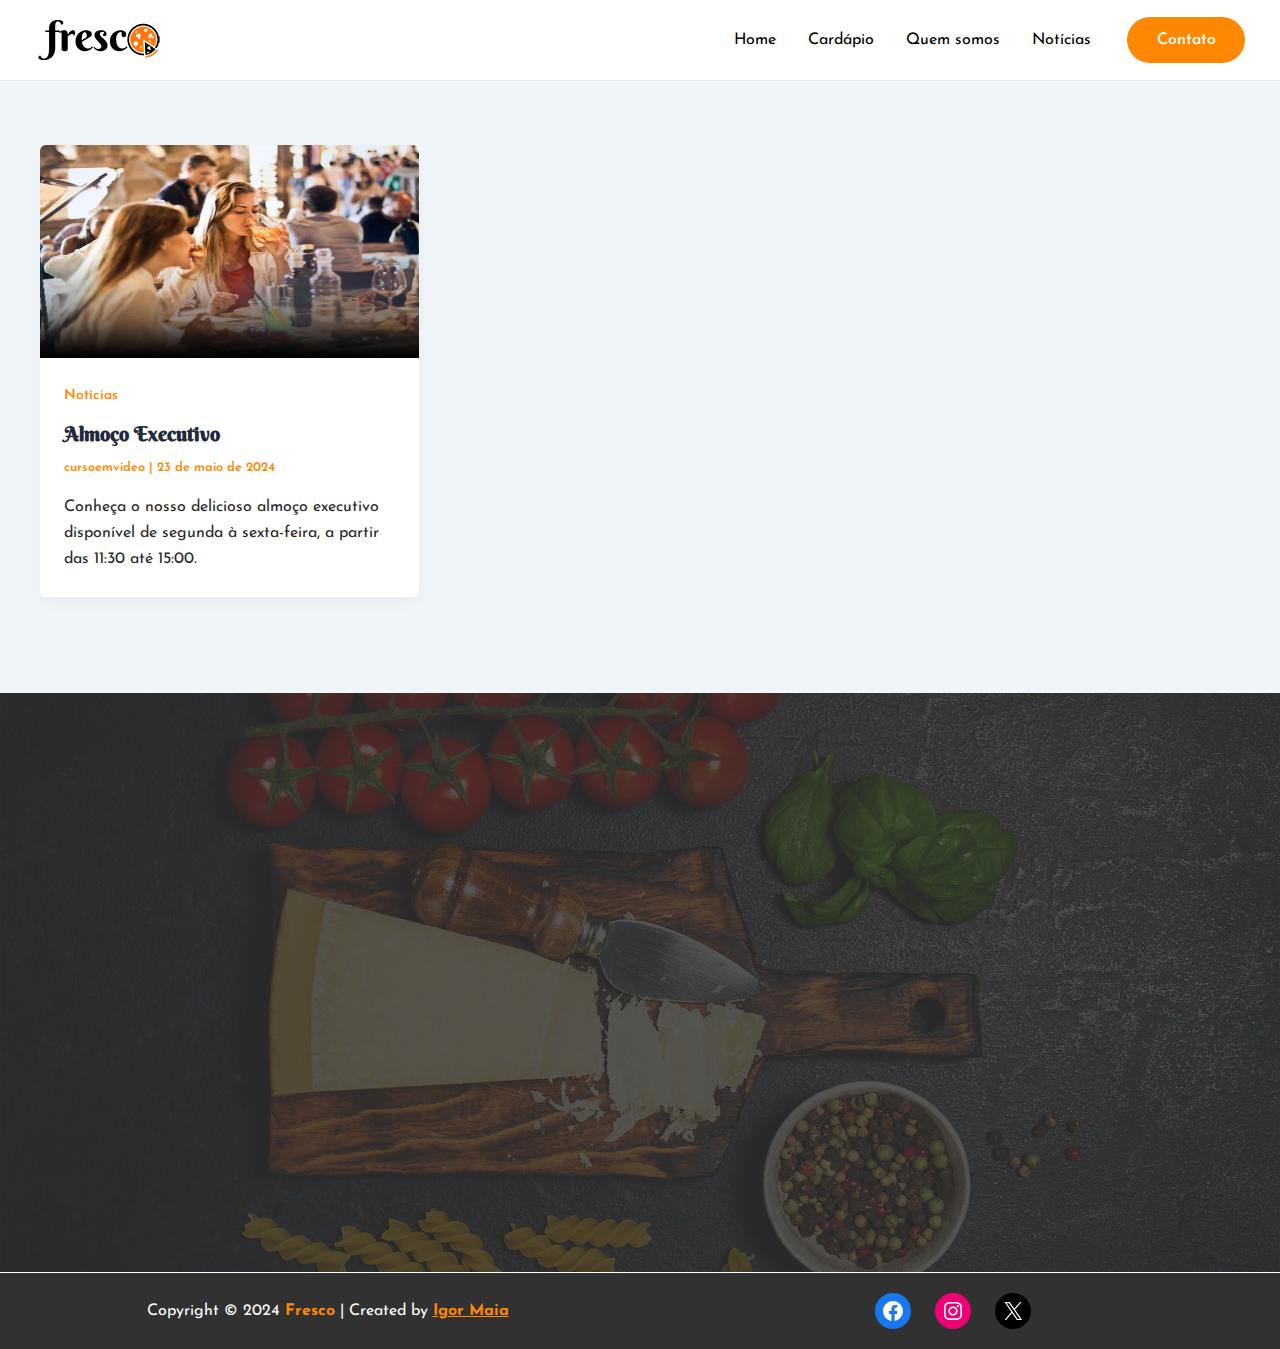
<file: category/noticias/index.html>
<!DOCTYPE html>
<html lang="pt-BR">
<head>
<meta charset="UTF-8">
<meta name="viewport" content="width=device-width, initial-scale=1">
	 <link rel="profile" href="https://gmpg.org/xfn/11"> 
	 <title>Notícias &#8211; Fresco</title>
<meta name="robots" content="max-image-preview:large">
<link rel="dns-prefetch" href="//fonts.googleapis.com">
<link rel="alternate" type="application/rss+xml" title="Feed para Fresco &raquo;" href="./../../feed/index.html">
<link rel="alternate" type="application/rss+xml" title="Feed de comentários para Fresco &raquo;" href="./../../comments/feed/index.html">
<link rel="alternate" type="application/rss+xml" title="Feed de categoria para Fresco &raquo; Notícias" href="./feed/index.html">
<script>
window._wpemojiSettings = {"baseUrl":"https:\/\/s.w.org\/images\/core\/emoji\/15.0.3\/72x72\/","ext":".png","svgUrl":"https:\/\/s.w.org\/images\/core\/emoji\/15.0.3\/svg\/","svgExt":".svg","source":{"concatemoji":".\/\/wp-includes\/js\/wp-emoji-release.min.js?ver=6.5.3"}};
/*! This file is auto-generated */
!function(i,n){var o,s,e;function c(e){try{var t={supportTests:e,timestamp:(new Date).valueOf()};sessionStorage.setItem(o,JSON.stringify(t))}catch(e){}}function p(e,t,n){e.clearRect(0,0,e.canvas.width,e.canvas.height),e.fillText(t,0,0);var t=new Uint32Array(e.getImageData(0,0,e.canvas.width,e.canvas.height).data),r=(e.clearRect(0,0,e.canvas.width,e.canvas.height),e.fillText(n,0,0),new Uint32Array(e.getImageData(0,0,e.canvas.width,e.canvas.height).data));return t.every(function(e,t){return e===r[t]})}function u(e,t,n){switch(t){case"flag":return n(e,"🏳️‍⚧️","🏳️​⚧️")?!1:!n(e,"🇺🇳","🇺​🇳")&&!n(e,"🏴󠁧󠁢󠁥󠁮󠁧󠁿","🏴​󠁧​󠁢​󠁥​󠁮​󠁧​󠁿");case"emoji":return!n(e,"🐦‍⬛","🐦​⬛")}return!1}function f(e,t,n){var r="undefined"!=typeof WorkerGlobalScope&&self instanceof WorkerGlobalScope?new OffscreenCanvas(300,150):i.createElement("canvas"),a=r.getContext("2d",{willReadFrequently:!0}),o=(a.textBaseline="top",a.font="600 32px Arial",{});return e.forEach(function(e){o[e]=t(a,e,n)}),o}function t(e){var t=i.createElement("script");t.src=e,t.defer=!0,i.head.appendChild(t)}"undefined"!=typeof Promise&&(o="wpEmojiSettingsSupports",s=["flag","emoji"],n.supports={everything:!0,everythingExceptFlag:!0},e=new Promise(function(e){i.addEventListener("DOMContentLoaded",e,{once:!0})}),new Promise(function(t){var n=function(){try{var e=JSON.parse(sessionStorage.getItem(o));if("object"==typeof e&&"number"==typeof e.timestamp&&(new Date).valueOf()<e.timestamp+604800&&"object"==typeof e.supportTests)return e.supportTests}catch(e){}return null}();if(!n){if("undefined"!=typeof Worker&&"undefined"!=typeof OffscreenCanvas&&"undefined"!=typeof URL&&URL.createObjectURL&&"undefined"!=typeof Blob)try{var e="postMessage("+f.toString()+"("+[JSON.stringify(s),u.toString(),p.toString()].join(",")+"));",r=new Blob([e],{type:"text/javascript"}),a=new Worker(URL.createObjectURL(r),{name:"wpTestEmojiSupports"});return void(a.onmessage=function(e){c(n=e.data),a.terminate(),t(n)})}catch(e){}c(n=f(s,u,p))}t(n)}).then(function(e){for(var t in e)n.supports[t]=e[t],n.supports.everything=n.supports.everything&&n.supports[t],"flag"!==t&&(n.supports.everythingExceptFlag=n.supports.everythingExceptFlag&&n.supports[t]);n.supports.everythingExceptFlag=n.supports.everythingExceptFlag&&!n.supports.flag,n.DOMReady=!1,n.readyCallback=function(){n.DOMReady=!0}}).then(function(){return e}).then(function(){var e;n.supports.everything||(n.readyCallback(),(e=n.source||{}).concatemoji?t(e.concatemoji):e.wpemoji&&e.twemoji&&(t(e.twemoji),t(e.wpemoji)))}))}((window,document),window._wpemojiSettings);
</script>
<link rel="stylesheet" id="astra-theme-css-css" href="./../../wp-content/themes/astra/assets/css/minified/main.min.css?ver=4.6.16" media="all">
<style id="astra-theme-css-inline-css">:root{--ast-post-nav-space:0;--ast-container-default-xlg-padding:2.5em;--ast-container-default-lg-padding:2.5em;--ast-container-default-slg-padding:2em;--ast-container-default-md-padding:2.5em;--ast-container-default-sm-padding:2.5em;--ast-container-default-xs-padding:2.4em;--ast-container-default-xxs-padding:1.8em;--ast-code-block-background:#ECEFF3;--ast-comment-inputs-background:#F9FAFB;--ast-normal-container-width:1200px;--ast-narrow-container-width:750px;--ast-blog-title-font-weight:600;--ast-blog-meta-weight:600;}html{font-size:100%;}a{color:#ff8800;}a:hover,a:focus{color:#292827;}body,button,input,select,textarea,.ast-button,.ast-custom-button{font-family:'Josefin Sans',sans-serif;font-weight:400;font-size:16px;font-size:1rem;line-height:var(--ast-body-line-height,1.65);}blockquote{color:#000000;}h1,.entry-content h1,h2,.entry-content h2,h3,.entry-content h3,h4,.entry-content h4,h5,.entry-content h5,h6,.entry-content h6,.site-title,.site-title a{font-family:'Berkshire Swash',handwriting;}.site-title{font-size:26px;font-size:1.625rem;display:none;}.site-header .site-description{font-size:15px;font-size:0.9375rem;display:none;}.entry-title{font-size:20px;font-size:1.25rem;}.ast-blog-single-element.ast-taxonomy-container a{font-size:14px;font-size:0.875rem;}.ast-blog-meta-container{font-size:13px;font-size:0.8125rem;}.archive .ast-article-post .ast-article-inner,.blog .ast-article-post .ast-article-inner,.archive .ast-article-post .ast-article-inner:hover,.blog .ast-article-post .ast-article-inner:hover{border-top-left-radius:6px;border-top-right-radius:6px;border-bottom-right-radius:6px;border-bottom-left-radius:6px;overflow:hidden;}h1,.entry-content h1{font-size:140px;font-size:8.75rem;font-family:'Berkshire Swash',handwriting;line-height:1.4em;}h2,.entry-content h2{font-size:50px;font-size:3.125rem;font-family:'Berkshire Swash',handwriting;line-height:1.3em;}h3,.entry-content h3{font-size:36px;font-size:2.25rem;font-family:'Berkshire Swash',handwriting;line-height:1.3em;}h4,.entry-content h4{font-size:28px;font-size:1.75rem;line-height:1.2em;font-family:'Berkshire Swash',handwriting;}h5,.entry-content h5{font-size:22px;font-size:1.375rem;line-height:1.2em;font-family:'Berkshire Swash',handwriting;}h6,.entry-content h6{font-size:18px;font-size:1.125rem;line-height:1.25em;font-family:'Berkshire Swash',handwriting;}::selection{background-color:#ff8800;color:#000000;}body,h1,.entry-title a,.entry-content h1,h2,.entry-content h2,h3,.entry-content h3,h4,.entry-content h4,h5,.entry-content h5,h6,.entry-content h6{color:#292827;}.tagcloud a:hover,.tagcloud a:focus,.tagcloud a.current-item{color:#000000;border-color:#ff8800;background-color:#ff8800;}input:focus,input[type="text"]:focus,input[type="email"]:focus,input[type="url"]:focus,input[type="password"]:focus,input[type="reset"]:focus,input[type="search"]:focus,textarea:focus{border-color:#ff8800;}input[type="radio"]:checked,input[type=reset],input[type="checkbox"]:checked,input[type="checkbox"]:hover:checked,input[type="checkbox"]:focus:checked,input[type=range]::-webkit-slider-thumb{border-color:#ff8800;background-color:#ff8800;box-shadow:none;}.site-footer a:hover + .post-count,.site-footer a:focus + .post-count{background:#ff8800;border-color:#ff8800;}.single .nav-links .nav-previous,.single .nav-links .nav-next{color:#ff8800;}.entry-meta,.entry-meta *{line-height:1.45;color:#ff8800;font-weight:600;}.entry-meta a:not(.ast-button):hover,.entry-meta a:not(.ast-button):hover *,.entry-meta a:not(.ast-button):focus,.entry-meta a:not(.ast-button):focus *,.page-links > .page-link,.page-links .page-link:hover,.post-navigation a:hover{color:#292827;}#cat option,.secondary .calendar_wrap thead a,.secondary .calendar_wrap thead a:visited{color:#ff8800;}.secondary .calendar_wrap #today,.ast-progress-val span{background:#ff8800;}.secondary a:hover + .post-count,.secondary a:focus + .post-count{background:#ff8800;border-color:#ff8800;}.calendar_wrap #today > a{color:#000000;}.page-links .page-link,.single .post-navigation a{color:#292827;}.ast-search-menu-icon .search-form button.search-submit{padding:0 4px;}.ast-search-menu-icon form.search-form{padding-right:0;}.ast-search-menu-icon.slide-search input.search-field{width:0;}.ast-header-search .ast-search-menu-icon.ast-dropdown-active .search-form,.ast-header-search .ast-search-menu-icon.ast-dropdown-active .search-field:focus{transition:all 0.2s;}.search-form input.search-field:focus{outline:none;}.ast-search-menu-icon .search-form button.search-submit:focus,.ast-theme-transparent-header .ast-header-search .ast-dropdown-active .ast-icon,.ast-theme-transparent-header .ast-inline-search .search-field:focus .ast-icon{color:var(--ast-global-color-1);}.ast-header-search .slide-search .search-form{border:2px solid var(--ast-global-color-0);}.ast-header-search .slide-search .search-field{background-color:#fff;}.ast-archive-title{color:var(--ast-global-color-2);}.widget-title,.widget .wp-block-heading{font-size:22px;font-size:1.375rem;color:var(--ast-global-color-2);}.ast-single-post .entry-content a,.ast-comment-content a:not(.ast-comment-edit-reply-wrap a){text-decoration:underline;}.ast-single-post .elementor-button-wrapper .elementor-button,.ast-single-post .entry-content .uagb-tab a,.ast-single-post .entry-content .uagb-ifb-cta a,.ast-single-post .entry-content .uabb-module-content a,.ast-single-post .entry-content .uagb-post-grid a,.ast-single-post .entry-content .uagb-timeline a,.ast-single-post .entry-content .uagb-toc__wrap a,.ast-single-post .entry-content .uagb-taxomony-box a,.ast-single-post .entry-content .woocommerce a,.entry-content .wp-block-latest-posts > li > a,.ast-single-post .entry-content .wp-block-file__button,li.ast-post-filter-single,.ast-single-post .ast-comment-content .comment-reply-link,.ast-single-post .ast-comment-content .comment-edit-link{text-decoration:none;}.ast-search-menu-icon.slide-search a:focus-visible:focus-visible,.astra-search-icon:focus-visible,#close:focus-visible,a:focus-visible,.ast-menu-toggle:focus-visible,.site .skip-link:focus-visible,.wp-block-loginout input:focus-visible,.wp-block-search.wp-block-search__button-inside .wp-block-search__inside-wrapper,.ast-header-navigation-arrow:focus-visible,.woocommerce .wc-proceed-to-checkout > .checkout-button:focus-visible,.woocommerce .woocommerce-MyAccount-navigation ul li a:focus-visible,.ast-orders-table__row .ast-orders-table__cell:focus-visible,.woocommerce .woocommerce-order-details .order-again > .button:focus-visible,.woocommerce .woocommerce-message a.button.wc-forward:focus-visible,.woocommerce #minus_qty:focus-visible,.woocommerce #plus_qty:focus-visible,a#ast-apply-coupon:focus-visible,.woocommerce .woocommerce-info a:focus-visible,.woocommerce .astra-shop-summary-wrap a:focus-visible,.woocommerce a.wc-forward:focus-visible,#ast-apply-coupon:focus-visible,.woocommerce-js .woocommerce-mini-cart-item a.remove:focus-visible,#close:focus-visible,.button.search-submit:focus-visible,#search_submit:focus,.normal-search:focus-visible,.ast-header-account-wrap:focus-visible{outline-style:dotted;outline-color:inherit;outline-width:thin;}input:focus,input[type="text"]:focus,input[type="email"]:focus,input[type="url"]:focus,input[type="password"]:focus,input[type="reset"]:focus,input[type="search"]:focus,input[type="number"]:focus,textarea:focus,.wp-block-search__input:focus,[data-section="section-header-mobile-trigger"] .ast-button-wrap .ast-mobile-menu-trigger-minimal:focus,.ast-mobile-popup-drawer.active .menu-toggle-close:focus,.woocommerce-ordering select.orderby:focus,#ast-scroll-top:focus,#coupon_code:focus,.woocommerce-page #comment:focus,.woocommerce #reviews #respond input#submit:focus,.woocommerce a.add_to_cart_button:focus,.woocommerce .button.single_add_to_cart_button:focus,.woocommerce .woocommerce-cart-form button:focus,.woocommerce .woocommerce-cart-form__cart-item .quantity .qty:focus,.woocommerce .woocommerce-billing-fields .woocommerce-billing-fields__field-wrapper .woocommerce-input-wrapper > .input-text:focus,.woocommerce #order_comments:focus,.woocommerce #place_order:focus,.woocommerce .woocommerce-address-fields .woocommerce-address-fields__field-wrapper .woocommerce-input-wrapper > .input-text:focus,.woocommerce .woocommerce-MyAccount-content form button:focus,.woocommerce .woocommerce-MyAccount-content .woocommerce-EditAccountForm .woocommerce-form-row .woocommerce-Input.input-text:focus,.woocommerce .ast-woocommerce-container .woocommerce-pagination ul.page-numbers li a:focus,body #content .woocommerce form .form-row .select2-container--default .select2-selection--single:focus,#ast-coupon-code:focus,.woocommerce.woocommerce-js .quantity input[type=number]:focus,.woocommerce-js .woocommerce-mini-cart-item .quantity input[type=number]:focus,.woocommerce p#ast-coupon-trigger:focus{border-style:dotted;border-color:inherit;border-width:thin;}input{outline:none;}.ast-logo-title-inline .site-logo-img{padding-right:1em;}.site-logo-img img{ transition:all 0.2s linear;}body .ast-oembed-container *{position:absolute;top:0;width:100%;height:100%;left:0;}body .wp-block-embed-pocket-casts .ast-oembed-container *{position:unset;}.ast-single-post-featured-section + article {margin-top: 2em;}.site-content .ast-single-post-featured-section img {width: 100%;overflow: hidden;object-fit: cover;}.ast-separate-container .site-content .ast-single-post-featured-section + article {margin-top: -80px;z-index: 9;position: relative;border-radius: 4px;}@media (min-width: 922px) {.ast-no-sidebar .site-content .ast-article-image-container--wide {margin-left: -120px;margin-right: -120px;max-width: unset;width: unset;}.ast-left-sidebar .site-content .ast-article-image-container--wide,.ast-right-sidebar .site-content .ast-article-image-container--wide {margin-left: -10px;margin-right: -10px;}.site-content .ast-article-image-container--full {margin-left: calc( -50vw + 50%);margin-right: calc( -50vw + 50%);max-width: 100vw;width: 100vw;}.ast-left-sidebar .site-content .ast-article-image-container--full,.ast-right-sidebar .site-content .ast-article-image-container--full {margin-left: -10px;margin-right: -10px;max-width: inherit;width: auto;}}.site > .ast-single-related-posts-container {margin-top: 0;}@media (min-width: 922px) {.ast-desktop .ast-container--narrow {max-width: var(--ast-narrow-container-width);margin: 0 auto;}}input[type="text"],input[type="number"],input[type="email"],input[type="url"],input[type="password"],input[type="search"],input[type=reset],input[type=tel],input[type=date],select,textarea{font-size:16px;font-style:normal;font-weight:400;line-height:24px;width:100%;padding:12px 16px;border-radius:4px;box-shadow:0px 1px 2px 0px rgba(0,0,0,0.05);color:var(--ast-form-input-text,#475569);}input[type="text"],input[type="number"],input[type="email"],input[type="url"],input[type="password"],input[type="search"],input[type=reset],input[type=tel],input[type=date],select{height:40px;}input[type="date"]{border-width:1px;border-style:solid;border-color:var(--ast-border-color);}input[type="text"]:focus,input[type="number"]:focus,input[type="email"]:focus,input[type="url"]:focus,input[type="password"]:focus,input[type="search"]:focus,input[type=reset]:focus,input[type="tel"]:focus,input[type="date"]:focus,select:focus,textarea:focus{border-color:#046BD2;box-shadow:none;outline:none;color:var(--ast-form-input-focus-text,#475569);}label,legend{color:#111827;font-size:14px;font-style:normal;font-weight:500;line-height:20px;}select{padding:6px 10px;}fieldset{padding:30px;border-radius:4px;}button,.ast-button,.button,input[type="button"],input[type="reset"],input[type="submit"]{border-radius:4px;box-shadow:0px 1px 2px 0px rgba(0,0,0,0.05);}:root{--ast-comment-inputs-background:#FFF;}::placeholder{color:var(--ast-form-field-color,#9CA3AF);}::-ms-input-placeholder{color:var(--ast-form-field-color,#9CA3AF);}@media (max-width:921.9px){#ast-desktop-header{display:none;}}@media (min-width:922px){#ast-mobile-header{display:none;}}.wp-block-buttons.aligncenter{justify-content:center;}.wp-block-button.is-style-outline .wp-block-button__link{border-color:#ff8800;}div.wp-block-button.is-style-outline > .wp-block-button__link:not(.has-text-color),div.wp-block-button.wp-block-button__link.is-style-outline:not(.has-text-color){color:#ff8800;}.wp-block-button.is-style-outline .wp-block-button__link:hover,.wp-block-buttons .wp-block-button.is-style-outline .wp-block-button__link:focus,.wp-block-buttons .wp-block-button.is-style-outline > .wp-block-button__link:not(.has-text-color):hover,.wp-block-buttons .wp-block-button.wp-block-button__link.is-style-outline:not(.has-text-color):hover{color:#ffffff;background-color:#292827;border-color:#292827;}.post-page-numbers.current .page-link,.ast-pagination .page-numbers.current{color:#000000;border-color:#ff8800;background-color:#ff8800;}.wp-block-buttons .wp-block-button.is-style-outline .wp-block-button__link.wp-element-button,.ast-outline-button,.wp-block-uagb-buttons-child .uagb-buttons-repeater.ast-outline-button{border-color:#ff8800;font-family:inherit;font-weight:500;font-size:16px;font-size:1rem;line-height:1em;padding-top:13px;padding-right:30px;padding-bottom:13px;padding-left:30px;}.wp-block-buttons .wp-block-button.is-style-outline > .wp-block-button__link:not(.has-text-color),.wp-block-buttons .wp-block-button.wp-block-button__link.is-style-outline:not(.has-text-color),.ast-outline-button{color:#ff8800;}.wp-block-button.is-style-outline .wp-block-button__link:hover,.wp-block-buttons .wp-block-button.is-style-outline .wp-block-button__link:focus,.wp-block-buttons .wp-block-button.is-style-outline > .wp-block-button__link:not(.has-text-color):hover,.wp-block-buttons .wp-block-button.wp-block-button__link.is-style-outline:not(.has-text-color):hover,.ast-outline-button:hover,.ast-outline-button:focus,.wp-block-uagb-buttons-child .uagb-buttons-repeater.ast-outline-button:hover,.wp-block-uagb-buttons-child .uagb-buttons-repeater.ast-outline-button:focus{color:#ffffff;background-color:#292827;border-color:#292827;}.ast-single-post .entry-content a.ast-outline-button,.ast-single-post .entry-content .is-style-outline>.wp-block-button__link{text-decoration:none;}.uagb-buttons-repeater.ast-outline-button{border-radius:9999px;}@media (max-width:921px){.wp-block-buttons .wp-block-button.is-style-outline .wp-block-button__link.wp-element-button,.ast-outline-button,.wp-block-uagb-buttons-child .uagb-buttons-repeater.ast-outline-button{padding-top:12px;padding-right:28px;padding-bottom:12px;padding-left:28px;}}@media (max-width:544px){.wp-block-buttons .wp-block-button.is-style-outline .wp-block-button__link.wp-element-button,.ast-outline-button,.wp-block-uagb-buttons-child .uagb-buttons-repeater.ast-outline-button{padding-top:10px;padding-right:24px;padding-bottom:10px;padding-left:24px;}}.entry-content[ast-blocks-layout] > figure{margin-bottom:1em;}h1.widget-title{font-weight:inherit;}h2.widget-title{font-weight:inherit;}h3.widget-title{font-weight:inherit;}#page{display:flex;flex-direction:column;min-height:100vh;}.ast-404-layout-1 h1.page-title{color:var(--ast-global-color-2);}.single .post-navigation a{line-height:1em;height:inherit;}.error-404 .page-sub-title{font-size:1.5rem;font-weight:inherit;}.search .site-content .content-area .search-form{margin-bottom:0;}#page .site-content{flex-grow:1;}.widget{margin-bottom:1.25em;}#secondary li{line-height:1.5em;}#secondary .wp-block-group h2{margin-bottom:0.7em;}#secondary h2{font-size:1.7rem;}.ast-separate-container .ast-article-post,.ast-separate-container .ast-article-single,.ast-separate-container .comment-respond{padding:3em;}.ast-separate-container .ast-article-single .ast-article-single{padding:0;}.ast-article-single .wp-block-post-template-is-layout-grid{padding-left:0;}.ast-separate-container .comments-title,.ast-narrow-container .comments-title{padding:1.5em 2em;}.ast-page-builder-template .comment-form-textarea,.ast-comment-formwrap .ast-grid-common-col{padding:0;}.ast-comment-formwrap{padding:0;display:inline-flex;column-gap:20px;width:100%;margin-left:0;margin-right:0;}.comments-area textarea#comment:focus,.comments-area textarea#comment:active,.comments-area .ast-comment-formwrap input[type="text"]:focus,.comments-area .ast-comment-formwrap input[type="text"]:active {box-shadow:none;outline:none;}.archive.ast-page-builder-template .entry-header{margin-top:2em;}.ast-page-builder-template .ast-comment-formwrap{width:100%;}.entry-title{margin-bottom:0.6em;}.ast-archive-description p{font-size:inherit;font-weight:inherit;line-height:inherit;}.ast-separate-container .ast-comment-list li.depth-1,.hentry{margin-bottom:1.5em;}.site-content section.ast-archive-description{margin-bottom:2em;}@media (min-width:921px){.ast-left-sidebar.ast-page-builder-template #secondary,.archive.ast-right-sidebar.ast-page-builder-template .site-main{padding-left:20px;padding-right:20px;}}@media (max-width:544px){.ast-comment-formwrap.ast-row{column-gap:10px;display:inline-block;}#ast-commentform .ast-grid-common-col{position:relative;width:100%;}}@media (min-width:1201px){.ast-separate-container .ast-article-post,.ast-separate-container .ast-article-single,.ast-separate-container .ast-author-box,.ast-separate-container .ast-404-layout-1,.ast-separate-container .no-results{padding:3em;}}@media (max-width:921px){.ast-separate-container #primary,.ast-separate-container #secondary{padding:1.5em 0;}#primary,#secondary{padding:1.5em 0;margin:0;}.ast-left-sidebar #content > .ast-container{display:flex;flex-direction:column-reverse;width:100%;}}@media (min-width:922px){.ast-separate-container.ast-right-sidebar #primary,.ast-separate-container.ast-left-sidebar #primary{border:0;}.search-no-results.ast-separate-container #primary{margin-bottom:4em;}}.wp-block-button .wp-block-button__link{color:#000000;}.wp-block-button .wp-block-button__link:hover,.wp-block-button .wp-block-button__link:focus{color:#ffffff;background-color:#292827;border-color:#292827;}.wp-block-button .wp-block-button__link,.wp-block-search .wp-block-search__button,body .wp-block-file .wp-block-file__button{border-color:#ff8800;background-color:#ff8800;color:#000000;font-family:inherit;font-weight:500;line-height:1em;font-size:16px;font-size:1rem;padding-top:15px;padding-right:30px;padding-bottom:15px;padding-left:30px;}.ast-single-post .entry-content .wp-block-button .wp-block-button__link,.ast-single-post .entry-content .wp-block-search .wp-block-search__button,body .entry-content .wp-block-file .wp-block-file__button{text-decoration:none;}@media (max-width:921px){.wp-block-button .wp-block-button__link,.wp-block-search .wp-block-search__button,body .wp-block-file .wp-block-file__button{padding-top:14px;padding-right:28px;padding-bottom:14px;padding-left:28px;}}@media (max-width:544px){.wp-block-button .wp-block-button__link,.wp-block-search .wp-block-search__button,body .wp-block-file .wp-block-file__button{padding-top:12px;padding-right:24px;padding-bottom:12px;padding-left:24px;}}.menu-toggle,button,.ast-button,.ast-custom-button,.button,input#submit,input[type="button"],input[type="submit"],input[type="reset"],#comments .submit,.search .search-submit,form[CLASS*="wp-block-search__"].wp-block-search .wp-block-search__inside-wrapper .wp-block-search__button,body .wp-block-file .wp-block-file__button,.search .search-submit,.woocommerce-js a.button,.woocommerce button.button,.woocommerce .woocommerce-message a.button,.woocommerce #respond input#submit.alt,.woocommerce input.button.alt,.woocommerce input.button,.woocommerce input.button:disabled,.woocommerce input.button:disabled[disabled],.woocommerce input.button:disabled:hover,.woocommerce input.button:disabled[disabled]:hover,.woocommerce #respond input#submit,.woocommerce button.button.alt.disabled,.wc-block-grid__products .wc-block-grid__product .wp-block-button__link,.wc-block-grid__product-onsale,[CLASS*="wc-block"] button,.woocommerce-js .astra-cart-drawer .astra-cart-drawer-content .woocommerce-mini-cart__buttons .button:not(.checkout):not(.ast-continue-shopping),.woocommerce-js .astra-cart-drawer .astra-cart-drawer-content .woocommerce-mini-cart__buttons a.checkout,.woocommerce button.button.alt.disabled.wc-variation-selection-needed,[CLASS*="wc-block"] .wc-block-components-button{border-style:solid;border-top-width:0;border-right-width:0;border-left-width:0;border-bottom-width:0;color:#000000;border-color:#ff8800;background-color:#ff8800;padding-top:15px;padding-right:30px;padding-bottom:15px;padding-left:30px;font-family:inherit;font-weight:500;font-size:16px;font-size:1rem;line-height:1em;}button:focus,.menu-toggle:hover,button:hover,.ast-button:hover,.ast-custom-button:hover .button:hover,.ast-custom-button:hover ,input[type=reset]:hover,input[type=reset]:focus,input#submit:hover,input#submit:focus,input[type="button"]:hover,input[type="button"]:focus,input[type="submit"]:hover,input[type="submit"]:focus,form[CLASS*="wp-block-search__"].wp-block-search .wp-block-search__inside-wrapper .wp-block-search__button:hover,form[CLASS*="wp-block-search__"].wp-block-search .wp-block-search__inside-wrapper .wp-block-search__button:focus,body .wp-block-file .wp-block-file__button:hover,body .wp-block-file .wp-block-file__button:focus,.woocommerce-js a.button:hover,.woocommerce button.button:hover,.woocommerce .woocommerce-message a.button:hover,.woocommerce #respond input#submit:hover,.woocommerce #respond input#submit.alt:hover,.woocommerce input.button.alt:hover,.woocommerce input.button:hover,.woocommerce button.button.alt.disabled:hover,.wc-block-grid__products .wc-block-grid__product .wp-block-button__link:hover,[CLASS*="wc-block"] button:hover,.woocommerce-js .astra-cart-drawer .astra-cart-drawer-content .woocommerce-mini-cart__buttons .button:not(.checkout):not(.ast-continue-shopping):hover,.woocommerce-js .astra-cart-drawer .astra-cart-drawer-content .woocommerce-mini-cart__buttons a.checkout:hover,.woocommerce button.button.alt.disabled.wc-variation-selection-needed:hover,[CLASS*="wc-block"] .wc-block-components-button:hover,[CLASS*="wc-block"] .wc-block-components-button:focus{color:#ffffff;background-color:#292827;border-color:#292827;}form[CLASS*="wp-block-search__"].wp-block-search .wp-block-search__inside-wrapper .wp-block-search__button.has-icon{padding-top:calc(15px - 3px);padding-right:calc(30px - 3px);padding-bottom:calc(15px - 3px);padding-left:calc(30px - 3px);}@media (max-width:921px){.menu-toggle,button,.ast-button,.ast-custom-button,.button,input#submit,input[type="button"],input[type="submit"],input[type="reset"],#comments .submit,.search .search-submit,form[CLASS*="wp-block-search__"].wp-block-search .wp-block-search__inside-wrapper .wp-block-search__button,body .wp-block-file .wp-block-file__button,.search .search-submit,.woocommerce-js a.button,.woocommerce button.button,.woocommerce .woocommerce-message a.button,.woocommerce #respond input#submit.alt,.woocommerce input.button.alt,.woocommerce input.button,.woocommerce input.button:disabled,.woocommerce input.button:disabled[disabled],.woocommerce input.button:disabled:hover,.woocommerce input.button:disabled[disabled]:hover,.woocommerce #respond input#submit,.woocommerce button.button.alt.disabled,.wc-block-grid__products .wc-block-grid__product .wp-block-button__link,.wc-block-grid__product-onsale,[CLASS*="wc-block"] button,.woocommerce-js .astra-cart-drawer .astra-cart-drawer-content .woocommerce-mini-cart__buttons .button:not(.checkout):not(.ast-continue-shopping),.woocommerce-js .astra-cart-drawer .astra-cart-drawer-content .woocommerce-mini-cart__buttons a.checkout,.woocommerce button.button.alt.disabled.wc-variation-selection-needed,[CLASS*="wc-block"] .wc-block-components-button{padding-top:14px;padding-right:28px;padding-bottom:14px;padding-left:28px;}}@media (max-width:544px){.menu-toggle,button,.ast-button,.ast-custom-button,.button,input#submit,input[type="button"],input[type="submit"],input[type="reset"],#comments .submit,.search .search-submit,form[CLASS*="wp-block-search__"].wp-block-search .wp-block-search__inside-wrapper .wp-block-search__button,body .wp-block-file .wp-block-file__button,.search .search-submit,.woocommerce-js a.button,.woocommerce button.button,.woocommerce .woocommerce-message a.button,.woocommerce #respond input#submit.alt,.woocommerce input.button.alt,.woocommerce input.button,.woocommerce input.button:disabled,.woocommerce input.button:disabled[disabled],.woocommerce input.button:disabled:hover,.woocommerce input.button:disabled[disabled]:hover,.woocommerce #respond input#submit,.woocommerce button.button.alt.disabled,.wc-block-grid__products .wc-block-grid__product .wp-block-button__link,.wc-block-grid__product-onsale,[CLASS*="wc-block"] button,.woocommerce-js .astra-cart-drawer .astra-cart-drawer-content .woocommerce-mini-cart__buttons .button:not(.checkout):not(.ast-continue-shopping),.woocommerce-js .astra-cart-drawer .astra-cart-drawer-content .woocommerce-mini-cart__buttons a.checkout,.woocommerce button.button.alt.disabled.wc-variation-selection-needed,[CLASS*="wc-block"] .wc-block-components-button{padding-top:12px;padding-right:24px;padding-bottom:12px;padding-left:24px;}}@media (max-width:921px){.ast-mobile-header-stack .main-header-bar .ast-search-menu-icon{display:inline-block;}.ast-header-break-point.ast-header-custom-item-outside .ast-mobile-header-stack .main-header-bar .ast-search-icon{margin:0;}.ast-comment-avatar-wrap img{max-width:2.5em;}.ast-comment-meta{padding:0 1.8888em 1.3333em;}}@media (min-width:544px){.ast-container{max-width:100%;}}@media (max-width:544px){.ast-separate-container .ast-article-post,.ast-separate-container .ast-article-single,.ast-separate-container .comments-title,.ast-separate-container .ast-archive-description{padding:1.5em 1em;}.ast-separate-container #content .ast-container{padding-left:0.54em;padding-right:0.54em;}.ast-separate-container .ast-comment-list .bypostauthor{padding:.5em;}.ast-search-menu-icon.ast-dropdown-active .search-field{width:170px;}}.ast-separate-container{background-color:var(--ast-global-color-4);;}@media (max-width:921px){.site-title{display:none;}.site-header .site-description{display:none;}h1,.entry-content h1{font-size:30px;}h2,.entry-content h2{font-size:25px;}h3,.entry-content h3{font-size:20px;}}@media (max-width:544px){.site-title{display:none;}.site-header .site-description{display:none;}h1,.entry-content h1{font-size:30px;}h2,.entry-content h2{font-size:25px;}h3,.entry-content h3{font-size:20px;}}@media (max-width:921px){html{font-size:91.2%;}}@media (max-width:544px){html{font-size:91.2%;}}@media (min-width:922px){.ast-container{max-width:1240px;}}@media (min-width:922px){.site-content .ast-container{display:flex;}}@media (max-width:921px){.site-content .ast-container{flex-direction:column;}}.ast-blog-layout-4-grid .ast-article-post{width:33.33%;margin-bottom:2em;border-bottom:0;background-color:transparent;}.ast-blog-layout-4-grid .ast-article-inner .wp-post-image{width:100%;}.ast-article-inner{padding:1.5em;}.ast-blog-layout-4-grid .ast-row{display:flex;flex-wrap:wrap;flex-flow:row wrap;align-items:stretch;}.ast-separate-container .ast-blog-layout-4-grid .ast-article-post{padding:0 1em 0;}.ast-separate-container.ast-desktop .ast-blog-layout-4-grid .ast-row{margin-left:-1em;margin-right:-1em;}.ast-blog-layout-4-grid .ast-article-inner{box-shadow:0px 6px 15px -2px rgba(16,24,40,0.05);}.ast-separate-container .ast-blog-layout-4-grid .ast-article-inner,.ast-plain-container .ast-blog-layout-4-grid .ast-article-inner{height:100%;}.ast-row .blog-layout-4 .post-content,.blog-layout-4 .post-thumb{padding-left:0;padding-right:0;}.ast-article-post.remove-featured-img-padding .blog-layout-4 .post-content .ast-blog-featured-section:first-child .post-thumb-img-content{margin-top:-1.5em;}.ast-article-post.remove-featured-img-padding .blog-layout-4 .post-content .ast-blog-featured-section .post-thumb-img-content{margin-left:-1.5em;margin-right:-1.5em;}@media (max-width:921px){.ast-blog-layout-4-grid .ast-article-post{width:100%;}}.ast-blog-layout-6-grid .ast-blog-featured-section:before {content: "";}.ast-article-post .post-thumb-img-content img{aspect-ratio:16/9;width:100%;}.ast-article-post .post-thumb-img-content{overflow:hidden;}.ast-article-post .post-thumb-img-content img{transform:scale(1);transition:transform .5s ease;}.ast-article-post:hover .post-thumb-img-content img{transform:scale(1.1);}.cat-links.badge a,.tags-links.badge a {padding: 4px 8px;border-radius: 3px;font-weight: 400;}.cat-links.underline a,.tags-links.underline a{text-decoration: underline;}@media (min-width:922px){.main-header-menu .sub-menu .menu-item.ast-left-align-sub-menu:hover > .sub-menu,.main-header-menu .sub-menu .menu-item.ast-left-align-sub-menu.focus > .sub-menu{margin-left:-0px;}}.entry-content li > p{margin-bottom:0;}.site .comments-area{padding-bottom:2em;margin-top:2em;}.wp-block-file {display: flex;align-items: center;flex-wrap: wrap;justify-content: space-between;}.wp-block-pullquote {border: none;}.wp-block-pullquote blockquote::before {content: "\201D";font-family: "Helvetica",sans-serif;display: flex;transform: rotate( 180deg );font-size: 6rem;font-style: normal;line-height: 1;font-weight: bold;align-items: center;justify-content: center;}.has-text-align-right > blockquote::before {justify-content: flex-start;}.has-text-align-left > blockquote::before {justify-content: flex-end;}figure.wp-block-pullquote.is-style-solid-color blockquote {max-width: 100%;text-align: inherit;}html body {--wp--custom--ast-default-block-top-padding: 3em;--wp--custom--ast-default-block-right-padding: 3em;--wp--custom--ast-default-block-bottom-padding: 3em;--wp--custom--ast-default-block-left-padding: 3em;--wp--custom--ast-container-width: 1200px;--wp--custom--ast-content-width-size: 1200px;--wp--custom--ast-wide-width-size: calc(1200px + var(--wp--custom--ast-default-block-left-padding) + var(--wp--custom--ast-default-block-right-padding));}.ast-narrow-container {--wp--custom--ast-content-width-size: 750px;--wp--custom--ast-wide-width-size: 750px;}@media(max-width: 921px) {html body {--wp--custom--ast-default-block-top-padding: 3em;--wp--custom--ast-default-block-right-padding: 2em;--wp--custom--ast-default-block-bottom-padding: 3em;--wp--custom--ast-default-block-left-padding: 2em;}}@media(max-width: 544px) {html body {--wp--custom--ast-default-block-top-padding: 3em;--wp--custom--ast-default-block-right-padding: 1.5em;--wp--custom--ast-default-block-bottom-padding: 3em;--wp--custom--ast-default-block-left-padding: 1.5em;}}.entry-content > .wp-block-group,.entry-content > .wp-block-cover,.entry-content > .wp-block-columns {padding-top: var(--wp--custom--ast-default-block-top-padding);padding-right: var(--wp--custom--ast-default-block-right-padding);padding-bottom: var(--wp--custom--ast-default-block-bottom-padding);padding-left: var(--wp--custom--ast-default-block-left-padding);}.ast-plain-container.ast-no-sidebar .entry-content > .alignfull,.ast-page-builder-template .ast-no-sidebar .entry-content > .alignfull {margin-left: calc( -50vw + 50%);margin-right: calc( -50vw + 50%);max-width: 100vw;width: 100vw;}.ast-plain-container.ast-no-sidebar .entry-content .alignfull .alignfull,.ast-page-builder-template.ast-no-sidebar .entry-content .alignfull .alignfull,.ast-plain-container.ast-no-sidebar .entry-content .alignfull .alignwide,.ast-page-builder-template.ast-no-sidebar .entry-content .alignfull .alignwide,.ast-plain-container.ast-no-sidebar .entry-content .alignwide .alignfull,.ast-page-builder-template.ast-no-sidebar .entry-content .alignwide .alignfull,.ast-plain-container.ast-no-sidebar .entry-content .alignwide .alignwide,.ast-page-builder-template.ast-no-sidebar .entry-content .alignwide .alignwide,.ast-plain-container.ast-no-sidebar .entry-content .wp-block-column .alignfull,.ast-page-builder-template.ast-no-sidebar .entry-content .wp-block-column .alignfull,.ast-plain-container.ast-no-sidebar .entry-content .wp-block-column .alignwide,.ast-page-builder-template.ast-no-sidebar .entry-content .wp-block-column .alignwide {margin-left: auto;margin-right: auto;width: 100%;}[ast-blocks-layout] .wp-block-separator:not(.is-style-dots) {height: 0;}[ast-blocks-layout] .wp-block-separator {margin: 20px auto;}[ast-blocks-layout] .wp-block-separator:not(.is-style-wide):not(.is-style-dots) {max-width: 100px;}[ast-blocks-layout] .wp-block-separator.has-background {padding: 0;}.entry-content[ast-blocks-layout] > * {max-width: var(--wp--custom--ast-content-width-size);margin-left: auto;margin-right: auto;}.entry-content[ast-blocks-layout] > .alignwide {max-width: var(--wp--custom--ast-wide-width-size);}.entry-content[ast-blocks-layout] .alignfull {max-width: none;}.entry-content .wp-block-columns {margin-bottom: 0;}blockquote {margin: 1.5em;border-color: rgba(0,0,0,0.05);}.wp-block-quote:not(.has-text-align-right):not(.has-text-align-center) {border-left: 5px solid rgba(0,0,0,0.05);}.has-text-align-right > blockquote,blockquote.has-text-align-right {border-right: 5px solid rgba(0,0,0,0.05);}.has-text-align-left > blockquote,blockquote.has-text-align-left {border-left: 5px solid rgba(0,0,0,0.05);}.wp-block-site-tagline,.wp-block-latest-posts .read-more {margin-top: 15px;}.wp-block-loginout p label {display: block;}.wp-block-loginout p:not(.login-remember):not(.login-submit) input {width: 100%;}.wp-block-loginout input:focus {border-color: transparent;}.wp-block-loginout input:focus {outline: thin dotted;}.entry-content .wp-block-media-text .wp-block-media-text__content {padding: 0 0 0 8%;}.entry-content .wp-block-media-text.has-media-on-the-right .wp-block-media-text__content {padding: 0 8% 0 0;}.entry-content .wp-block-media-text.has-background .wp-block-media-text__content {padding: 8%;}.entry-content .wp-block-cover:not([class*="background-color"]) .wp-block-cover__inner-container,.entry-content .wp-block-cover:not([class*="background-color"]) .wp-block-cover-image-text,.entry-content .wp-block-cover:not([class*="background-color"]) .wp-block-cover-text,.entry-content .wp-block-cover-image:not([class*="background-color"]) .wp-block-cover__inner-container,.entry-content .wp-block-cover-image:not([class*="background-color"]) .wp-block-cover-image-text,.entry-content .wp-block-cover-image:not([class*="background-color"]) .wp-block-cover-text {color: var(--ast-global-color-5);}.wp-block-loginout .login-remember input {width: 1.1rem;height: 1.1rem;margin: 0 5px 4px 0;vertical-align: middle;}.wp-block-latest-posts > li > *:first-child,.wp-block-latest-posts:not(.is-grid) > li:first-child {margin-top: 0;}.wp-block-search__inside-wrapper .wp-block-search__input {padding: 0 10px;color: var(--ast-global-color-3);background: var(--ast-global-color-5);border-color: var(--ast-border-color);}.wp-block-latest-posts .read-more {margin-bottom: 1.5em;}.wp-block-search__no-button .wp-block-search__inside-wrapper .wp-block-search__input {padding-top: 5px;padding-bottom: 5px;}.wp-block-latest-posts .wp-block-latest-posts__post-date,.wp-block-latest-posts .wp-block-latest-posts__post-author {font-size: 1rem;}.wp-block-latest-posts > li > *,.wp-block-latest-posts:not(.is-grid) > li {margin-top: 12px;margin-bottom: 12px;}.ast-page-builder-template .entry-content[ast-blocks-layout] > *,.ast-page-builder-template .entry-content[ast-blocks-layout] > .alignfull > * {max-width: none;}.ast-page-builder-template .entry-content[ast-blocks-layout] > .alignwide > * {max-width: var(--wp--custom--ast-wide-width-size);}.ast-page-builder-template .entry-content[ast-blocks-layout] > .inherit-container-width > *,.ast-page-builder-template .entry-content[ast-blocks-layout] > * > *,.entry-content[ast-blocks-layout] > .wp-block-cover .wp-block-cover__inner-container {max-width: var(--wp--custom--ast-content-width-size);margin-left: auto;margin-right: auto;}.entry-content[ast-blocks-layout] .wp-block-cover:not(.alignleft):not(.alignright) {width: auto;}@media(max-width: 1200px) {.ast-separate-container .entry-content > .alignfull,.ast-separate-container .entry-content[ast-blocks-layout] > .alignwide,.ast-plain-container .entry-content[ast-blocks-layout] > .alignwide,.ast-plain-container .entry-content .alignfull {margin-left: calc(-1 * min(var(--ast-container-default-xlg-padding),20px)) ;margin-right: calc(-1 * min(var(--ast-container-default-xlg-padding),20px));}}@media(min-width: 1201px) {.ast-separate-container .entry-content > .alignfull {margin-left: calc(-1 * var(--ast-container-default-xlg-padding) );margin-right: calc(-1 * var(--ast-container-default-xlg-padding) );}.ast-separate-container .entry-content[ast-blocks-layout] > .alignwide,.ast-plain-container .entry-content[ast-blocks-layout] > .alignwide {margin-left: calc(-1 * var(--wp--custom--ast-default-block-left-padding) );margin-right: calc(-1 * var(--wp--custom--ast-default-block-right-padding) );}}@media(min-width: 921px) {.ast-separate-container .entry-content .wp-block-group.alignwide:not(.inherit-container-width) > :where(:not(.alignleft):not(.alignright)),.ast-plain-container .entry-content .wp-block-group.alignwide:not(.inherit-container-width) > :where(:not(.alignleft):not(.alignright)) {max-width: calc( var(--wp--custom--ast-content-width-size) + 80px );}.ast-plain-container.ast-right-sidebar .entry-content[ast-blocks-layout] .alignfull,.ast-plain-container.ast-left-sidebar .entry-content[ast-blocks-layout] .alignfull {margin-left: -60px;margin-right: -60px;}}@media(min-width: 544px) {.entry-content > .alignleft {margin-right: 20px;}.entry-content > .alignright {margin-left: 20px;}}@media (max-width:544px){.wp-block-columns .wp-block-column:not(:last-child){margin-bottom:20px;}.wp-block-latest-posts{margin:0;}}@media( max-width: 600px ) {.entry-content .wp-block-media-text .wp-block-media-text__content,.entry-content .wp-block-media-text.has-media-on-the-right .wp-block-media-text__content {padding: 8% 0 0;}.entry-content .wp-block-media-text.has-background .wp-block-media-text__content {padding: 8%;}}.ast-page-builder-template .entry-header {padding-left: 0;}.ast-narrow-container .site-content .wp-block-uagb-image--align-full .wp-block-uagb-image__figure {max-width: 100%;margin-left: auto;margin-right: auto;}.entry-content ul,.entry-content ol {padding: revert;margin: revert;padding-left: 20px;}:root .has-ast-global-color-0-color{color:var(--ast-global-color-0);}:root .has-ast-global-color-0-background-color{background-color:var(--ast-global-color-0);}:root .wp-block-button .has-ast-global-color-0-color{color:var(--ast-global-color-0);}:root .wp-block-button .has-ast-global-color-0-background-color{background-color:var(--ast-global-color-0);}:root .has-ast-global-color-1-color{color:var(--ast-global-color-1);}:root .has-ast-global-color-1-background-color{background-color:var(--ast-global-color-1);}:root .wp-block-button .has-ast-global-color-1-color{color:var(--ast-global-color-1);}:root .wp-block-button .has-ast-global-color-1-background-color{background-color:var(--ast-global-color-1);}:root .has-ast-global-color-2-color{color:var(--ast-global-color-2);}:root .has-ast-global-color-2-background-color{background-color:var(--ast-global-color-2);}:root .wp-block-button .has-ast-global-color-2-color{color:var(--ast-global-color-2);}:root .wp-block-button .has-ast-global-color-2-background-color{background-color:var(--ast-global-color-2);}:root .has-ast-global-color-3-color{color:var(--ast-global-color-3);}:root .has-ast-global-color-3-background-color{background-color:var(--ast-global-color-3);}:root .wp-block-button .has-ast-global-color-3-color{color:var(--ast-global-color-3);}:root .wp-block-button .has-ast-global-color-3-background-color{background-color:var(--ast-global-color-3);}:root .has-ast-global-color-4-color{color:var(--ast-global-color-4);}:root .has-ast-global-color-4-background-color{background-color:var(--ast-global-color-4);}:root .wp-block-button .has-ast-global-color-4-color{color:var(--ast-global-color-4);}:root .wp-block-button .has-ast-global-color-4-background-color{background-color:var(--ast-global-color-4);}:root .has-ast-global-color-5-color{color:var(--ast-global-color-5);}:root .has-ast-global-color-5-background-color{background-color:var(--ast-global-color-5);}:root .wp-block-button .has-ast-global-color-5-color{color:var(--ast-global-color-5);}:root .wp-block-button .has-ast-global-color-5-background-color{background-color:var(--ast-global-color-5);}:root .has-ast-global-color-6-color{color:var(--ast-global-color-6);}:root .has-ast-global-color-6-background-color{background-color:var(--ast-global-color-6);}:root .wp-block-button .has-ast-global-color-6-color{color:var(--ast-global-color-6);}:root .wp-block-button .has-ast-global-color-6-background-color{background-color:var(--ast-global-color-6);}:root .has-ast-global-color-7-color{color:var(--ast-global-color-7);}:root .has-ast-global-color-7-background-color{background-color:var(--ast-global-color-7);}:root .wp-block-button .has-ast-global-color-7-color{color:var(--ast-global-color-7);}:root .wp-block-button .has-ast-global-color-7-background-color{background-color:var(--ast-global-color-7);}:root .has-ast-global-color-8-color{color:var(--ast-global-color-8);}:root .has-ast-global-color-8-background-color{background-color:var(--ast-global-color-8);}:root .wp-block-button .has-ast-global-color-8-color{color:var(--ast-global-color-8);}:root .wp-block-button .has-ast-global-color-8-background-color{background-color:var(--ast-global-color-8);}:root{--ast-global-color-0:#046bd2;--ast-global-color-1:#045cb4;--ast-global-color-2:#1e293b;--ast-global-color-3:#334155;--ast-global-color-4:#F0F5FA;--ast-global-color-5:#FFFFFF;--ast-global-color-6:#D1D5DB;--ast-global-color-7:#111111;--ast-global-color-8:#111111;}:root {--ast-border-color : var(--ast-global-color-6);}.ast-breadcrumbs .trail-browse,.ast-breadcrumbs .trail-items,.ast-breadcrumbs .trail-items li{display:inline-block;margin:0;padding:0;border:none;background:inherit;text-indent:0;text-decoration:none;}.ast-breadcrumbs .trail-browse{font-size:inherit;font-style:inherit;font-weight:inherit;color:inherit;}.ast-breadcrumbs .trail-items{list-style:none;}.trail-items li::after{padding:0 0.3em;content:"\00bb";}.trail-items li:last-of-type::after{display:none;}h1,.entry-content h1,h2,.entry-content h2,h3,.entry-content h3,h4,.entry-content h4,h5,.entry-content h5,h6,.entry-content h6{color:var(--ast-global-color-2);}.entry-title a{color:var(--ast-global-color-2);}@media (max-width:921px){.ast-builder-grid-row-container.ast-builder-grid-row-tablet-3-firstrow .ast-builder-grid-row > *:first-child,.ast-builder-grid-row-container.ast-builder-grid-row-tablet-3-lastrow .ast-builder-grid-row > *:last-child{grid-column:1 / -1;}}@media (max-width:544px){.ast-builder-grid-row-container.ast-builder-grid-row-mobile-3-firstrow .ast-builder-grid-row > *:first-child,.ast-builder-grid-row-container.ast-builder-grid-row-mobile-3-lastrow .ast-builder-grid-row > *:last-child{grid-column:1 / -1;}}.ast-builder-layout-element[data-section="title_tagline"]{display:flex;}@media (max-width:921px){.ast-header-break-point .ast-builder-layout-element[data-section="title_tagline"]{display:flex;}}@media (max-width:544px){.ast-header-break-point .ast-builder-layout-element[data-section="title_tagline"]{display:flex;}}[data-section*="section-hb-button-"] .menu-link{display:none;}.ast-header-button-1 .ast-custom-button{color:#ffffff;background:#ff8800;border-top-left-radius:30px;border-top-right-radius:30px;border-bottom-right-radius:30px;border-bottom-left-radius:30px;}.ast-header-button-1 .ast-custom-button:hover{color:#ffffff;background:#c66300;}@media (max-width:921px){.ast-header-button-1 .ast-custom-button{color:#ffffff;background:#ff8800;}.ast-header-button-1 .ast-custom-button:hover{color:#ffffff;background:#c66300;}}@media (max-width:544px){.ast-header-button-1 .ast-custom-button{color:#ffffff;background:#ff8800;}.ast-header-button-1 .ast-custom-button:hover{color:#ffffff;background:#c66300;}}.ast-header-button-1[data-section*="section-hb-button-"] .ast-builder-button-wrap .ast-custom-button{padding-top:15px;padding-bottom:15px;padding-left:30px;padding-right:29px;}.ast-header-button-1[data-section="section-hb-button-1"]{display:flex;}@media (max-width:921px){.ast-header-break-point .ast-header-button-1[data-section="section-hb-button-1"]{display:flex;}}@media (max-width:544px){.ast-header-break-point .ast-header-button-1[data-section="section-hb-button-1"]{display:flex;}}.ast-builder-menu-1{font-family:inherit;font-weight:inherit;}.ast-builder-menu-1 .menu-item > .menu-link{color:#000000;}.ast-builder-menu-1 .menu-item > .ast-menu-toggle{color:#000000;}.ast-builder-menu-1 .menu-item:hover > .menu-link,.ast-builder-menu-1 .inline-on-mobile .menu-item:hover > .ast-menu-toggle{color:#ff8800;}.ast-builder-menu-1 .menu-item:hover > .ast-menu-toggle{color:#ff8800;}.ast-builder-menu-1 .menu-item.current-menu-item > .menu-link,.ast-builder-menu-1 .inline-on-mobile .menu-item.current-menu-item > .ast-menu-toggle,.ast-builder-menu-1 .current-menu-ancestor > .menu-link{color:#ff8800;}.ast-builder-menu-1 .menu-item.current-menu-item > .ast-menu-toggle{color:#ff8800;}.ast-builder-menu-1 .sub-menu,.ast-builder-menu-1 .inline-on-mobile .sub-menu{border-top-width:2px;border-bottom-width:0px;border-right-width:0px;border-left-width:0px;border-color:#ff8800;border-style:solid;}.ast-builder-menu-1 .main-header-menu > .menu-item > .sub-menu,.ast-builder-menu-1 .main-header-menu > .menu-item > .astra-full-megamenu-wrapper{margin-top:0px;}.ast-desktop .ast-builder-menu-1 .main-header-menu > .menu-item > .sub-menu:before,.ast-desktop .ast-builder-menu-1 .main-header-menu > .menu-item > .astra-full-megamenu-wrapper:before{height:calc( 0px + 5px );}.ast-desktop .ast-builder-menu-1 .menu-item .sub-menu .menu-link{border-style:none;}@media (max-width:921px){.ast-header-break-point .ast-builder-menu-1 .menu-item.menu-item-has-children > .ast-menu-toggle{top:0;}.ast-builder-menu-1 .inline-on-mobile .menu-item.menu-item-has-children > .ast-menu-toggle{right:-15px;}.ast-builder-menu-1 .menu-item-has-children > .menu-link:after{content:unset;}.ast-builder-menu-1 .main-header-menu > .menu-item > .sub-menu,.ast-builder-menu-1 .main-header-menu > .menu-item > .astra-full-megamenu-wrapper{margin-top:0;}}@media (max-width:544px){.ast-header-break-point .ast-builder-menu-1 .menu-item.menu-item-has-children > .ast-menu-toggle{top:0;}.ast-builder-menu-1 .main-header-menu > .menu-item > .sub-menu,.ast-builder-menu-1 .main-header-menu > .menu-item > .astra-full-megamenu-wrapper{margin-top:0;}}.ast-builder-menu-1{display:flex;}@media (max-width:921px){.ast-header-break-point .ast-builder-menu-1{display:flex;}}@media (max-width:544px){.ast-header-break-point .ast-builder-menu-1{display:flex;}}.site-below-footer-wrap{padding-top:20px;padding-bottom:20px;}.site-below-footer-wrap[data-section="section-below-footer-builder"]{background-color:#313131;;background-image:none;;min-height:30px;border-style:solid;border-width:0px;border-top-width:1px;border-top-color:#ffffff;}.site-below-footer-wrap[data-section="section-below-footer-builder"] .ast-builder-grid-row{max-width:1200px;min-height:30px;margin-left:auto;margin-right:auto;}.site-below-footer-wrap[data-section="section-below-footer-builder"] .ast-builder-grid-row,.site-below-footer-wrap[data-section="section-below-footer-builder"] .site-footer-section{align-items:center;}.site-below-footer-wrap[data-section="section-below-footer-builder"].ast-footer-row-inline .site-footer-section{display:flex;margin-bottom:0;}.ast-builder-grid-row-2-equal .ast-builder-grid-row{grid-template-columns:repeat( 2,1fr );}@media (max-width:921px){.site-below-footer-wrap[data-section="section-below-footer-builder"].ast-footer-row-tablet-inline .site-footer-section{display:flex;margin-bottom:0;}.site-below-footer-wrap[data-section="section-below-footer-builder"].ast-footer-row-tablet-stack .site-footer-section{display:block;margin-bottom:10px;}.ast-builder-grid-row-container.ast-builder-grid-row-tablet-2-equal .ast-builder-grid-row{grid-template-columns:repeat( 2,1fr );}}@media (max-width:544px){.site-below-footer-wrap[data-section="section-below-footer-builder"].ast-footer-row-mobile-inline .site-footer-section{display:flex;margin-bottom:0;}.site-below-footer-wrap[data-section="section-below-footer-builder"].ast-footer-row-mobile-stack .site-footer-section{display:block;margin-bottom:10px;}.ast-builder-grid-row-container.ast-builder-grid-row-mobile-full .ast-builder-grid-row{grid-template-columns:1fr;}}.site-below-footer-wrap[data-section="section-below-footer-builder"]{display:grid;}@media (max-width:921px){.ast-header-break-point .site-below-footer-wrap[data-section="section-below-footer-builder"]{display:grid;}}@media (max-width:544px){.ast-header-break-point .site-below-footer-wrap[data-section="section-below-footer-builder"]{display:grid;}}.ast-footer-copyright{text-align:center;}.ast-footer-copyright {color:#ffffff;}@media (max-width:921px){.ast-footer-copyright{text-align:center;}}@media (max-width:544px){.ast-footer-copyright{text-align:center;}}.ast-footer-copyright {font-size:16px;font-size:1rem;}.ast-footer-copyright.ast-builder-layout-element{display:flex;}@media (max-width:921px){.ast-header-break-point .ast-footer-copyright.ast-builder-layout-element{display:flex;}}@media (max-width:544px){.ast-header-break-point .ast-footer-copyright.ast-builder-layout-element{display:flex;}}.site-primary-footer-wrap{padding-top:45px;padding-bottom:45px;}.site-primary-footer-wrap[data-section="section-primary-footer-builder"]{background-image:linear-gradient(to right,rgba(48,48,48,0.82),rgba(48,48,48,0.82)),url(./../../wp-content/uploads/2024/05/pizzaria-hero-fundo02.jpg);;background-repeat:no-repeat;background-position:center center;background-size:cover;background-attachment:scroll;}.site-primary-footer-wrap[data-section="section-primary-footer-builder"] .ast-builder-grid-row{max-width:1200px;margin-left:auto;margin-right:auto;}.site-primary-footer-wrap[data-section="section-primary-footer-builder"] .ast-builder-grid-row,.site-primary-footer-wrap[data-section="section-primary-footer-builder"] .site-footer-section{align-items:flex-start;}.site-primary-footer-wrap[data-section="section-primary-footer-builder"].ast-footer-row-inline .site-footer-section{display:flex;margin-bottom:0;}.ast-builder-grid-row-full .ast-builder-grid-row{grid-template-columns:1fr;}@media (max-width:921px){.site-primary-footer-wrap[data-section="section-primary-footer-builder"]{background-image:linear-gradient(to right,rgba(48,48,48,0.82),rgba(48,48,48,0.82)),url(./../../wp-content/uploads/2024/05/pizzaria-hero-fundo02.jpg);;background-repeat:no-repeat;background-position:center center;background-size:cover;background-attachment:scroll;}.site-primary-footer-wrap[data-section="section-primary-footer-builder"].ast-footer-row-tablet-inline .site-footer-section{display:flex;margin-bottom:0;}.site-primary-footer-wrap[data-section="section-primary-footer-builder"].ast-footer-row-tablet-stack .site-footer-section{display:block;margin-bottom:10px;}.ast-builder-grid-row-container.ast-builder-grid-row-tablet-full .ast-builder-grid-row{grid-template-columns:1fr;}}@media (max-width:544px){.site-primary-footer-wrap[data-section="section-primary-footer-builder"].ast-footer-row-mobile-inline .site-footer-section{display:flex;margin-bottom:0;}.site-primary-footer-wrap[data-section="section-primary-footer-builder"].ast-footer-row-mobile-stack .site-footer-section{display:block;margin-bottom:10px;}.ast-builder-grid-row-container.ast-builder-grid-row-mobile-full .ast-builder-grid-row{grid-template-columns:1fr;}}.site-primary-footer-wrap[data-section="section-primary-footer-builder"]{padding-top:150px;padding-bottom:150px;padding-left:20px;padding-right:20px;}.site-primary-footer-wrap[data-section="section-primary-footer-builder"]{display:grid;}@media (max-width:921px){.ast-header-break-point .site-primary-footer-wrap[data-section="section-primary-footer-builder"]{display:grid;}}@media (max-width:544px){.ast-header-break-point .site-primary-footer-wrap[data-section="section-primary-footer-builder"]{display:grid;}}.footer-widget-area[data-section="sidebar-widgets-footer-widget-1"].footer-widget-area-inner{text-align:left;}.footer-widget-area[data-section="sidebar-widgets-footer-widget-2"].footer-widget-area-inner{text-align:center;}.footer-widget-area.widget-area.site-footer-focus-item{width:auto;}.footer-widget-area[data-section="sidebar-widgets-footer-widget-1"]{display:block;}@media (max-width:921px){.ast-header-break-point .footer-widget-area[data-section="sidebar-widgets-footer-widget-1"]{display:block;}}@media (max-width:544px){.ast-header-break-point .footer-widget-area[data-section="sidebar-widgets-footer-widget-1"]{display:block;}}.footer-widget-area[data-section="sidebar-widgets-footer-widget-2"]{display:block;}@media (max-width:921px){.ast-header-break-point .footer-widget-area[data-section="sidebar-widgets-footer-widget-2"]{display:block;}}@media (max-width:544px){.ast-header-break-point .footer-widget-area[data-section="sidebar-widgets-footer-widget-2"]{display:block;}}.ast-header-break-point .main-header-bar{border-bottom-width:1px;}@media (min-width:922px){.main-header-bar{border-bottom-width:1px;}}.main-header-menu .menu-item, #astra-footer-menu .menu-item, .main-header-bar .ast-masthead-custom-menu-items{-js-display:flex;display:flex;-webkit-box-pack:center;-webkit-justify-content:center;-moz-box-pack:center;-ms-flex-pack:center;justify-content:center;-webkit-box-orient:vertical;-webkit-box-direction:normal;-webkit-flex-direction:column;-moz-box-orient:vertical;-moz-box-direction:normal;-ms-flex-direction:column;flex-direction:column;}.main-header-menu > .menu-item > .menu-link, #astra-footer-menu > .menu-item > .menu-link{height:100%;-webkit-box-align:center;-webkit-align-items:center;-moz-box-align:center;-ms-flex-align:center;align-items:center;-js-display:flex;display:flex;}.ast-header-break-point .main-navigation ul .menu-item .menu-link .icon-arrow:first-of-type svg{top:.2em;margin-top:0px;margin-left:0px;width:.65em;transform:translate(0, -2px) rotateZ(270deg);}.ast-mobile-popup-content .ast-submenu-expanded > .ast-menu-toggle{transform:rotateX(180deg);overflow-y:auto;}@media (min-width:922px){.ast-builder-menu .main-navigation > ul > li:last-child a{margin-right:0;}}.ast-separate-container .ast-article-inner{background-color:var(--ast-global-color-5);;}@media (max-width:921px){.ast-separate-container .ast-article-inner{background-color:var(--ast-global-color-5);;}}@media (max-width:544px){.ast-separate-container .ast-article-inner{background-color:var(--ast-global-color-5);;}}.ast-separate-container .ast-article-single:not(.ast-related-post), .woocommerce.ast-separate-container .ast-woocommerce-container, .ast-separate-container .error-404, .ast-separate-container .no-results, .single.ast-separate-container .site-main .ast-author-meta, .ast-separate-container .related-posts-title-wrapper,.ast-separate-container .comments-count-wrapper, .ast-box-layout.ast-plain-container .site-content,.ast-padded-layout.ast-plain-container .site-content, .ast-separate-container .ast-archive-description, .ast-separate-container .comments-area{background-color:var(--ast-global-color-5);;}@media (max-width:921px){.ast-separate-container .ast-article-single:not(.ast-related-post), .woocommerce.ast-separate-container .ast-woocommerce-container, .ast-separate-container .error-404, .ast-separate-container .no-results, .single.ast-separate-container .site-main .ast-author-meta, .ast-separate-container .related-posts-title-wrapper,.ast-separate-container .comments-count-wrapper, .ast-box-layout.ast-plain-container .site-content,.ast-padded-layout.ast-plain-container .site-content, .ast-separate-container .ast-archive-description{background-color:var(--ast-global-color-5);;}}@media (max-width:544px){.ast-separate-container .ast-article-single:not(.ast-related-post), .woocommerce.ast-separate-container .ast-woocommerce-container, .ast-separate-container .error-404, .ast-separate-container .no-results, .single.ast-separate-container .site-main .ast-author-meta, .ast-separate-container .related-posts-title-wrapper,.ast-separate-container .comments-count-wrapper, .ast-box-layout.ast-plain-container .site-content,.ast-padded-layout.ast-plain-container .site-content, .ast-separate-container .ast-archive-description{background-color:var(--ast-global-color-5);;}}.ast-separate-container.ast-two-container #secondary .widget{background-color:var(--ast-global-color-5);;}@media (max-width:921px){.ast-separate-container.ast-two-container #secondary .widget{background-color:var(--ast-global-color-5);;}}@media (max-width:544px){.ast-separate-container.ast-two-container #secondary .widget{background-color:var(--ast-global-color-5);;}}.ast-plain-container, .ast-page-builder-template{background-color:var(--ast-global-color-5);;}@media (max-width:921px){.ast-plain-container, .ast-page-builder-template{background-color:var(--ast-global-color-5);;}}@media (max-width:544px){.ast-plain-container, .ast-page-builder-template{background-color:var(--ast-global-color-5);;}}
		#ast-scroll-top {
			display: none;
			position: fixed;
			text-align: center;
			cursor: pointer;
			z-index: 99;
			width: 2.1em;
			height: 2.1em;
			line-height: 2.1;
			color: #ffffff;
			border-radius: 2px;
			content: "";
			outline: inherit;
		}
		@media (min-width: 769px) {
			#ast-scroll-top {
				content: "769";
			}
		}
		#ast-scroll-top .ast-icon.icon-arrow svg {
			margin-left: 0px;
			vertical-align: middle;
			transform: translate(0, -20%) rotate(180deg);
			width: 1.6em;
		}
		.ast-scroll-to-top-right {
			right: 30px;
			bottom: 30px;
		}
		.ast-scroll-to-top-left {
			left: 30px;
			bottom: 30px;
		}
	#ast-scroll-top{color:#ffffff;background-color:#ff8800;font-size:15px;}#ast-scroll-top:hover{color:#ffffff;background-color:#c66300;}@media (max-width:921px){#ast-scroll-top .ast-icon.icon-arrow svg{width:1em;}}.ast-mobile-header-content > *,.ast-desktop-header-content > * {padding: 10px 0;height: auto;}.ast-mobile-header-content > *:first-child,.ast-desktop-header-content > *:first-child {padding-top: 10px;}.ast-mobile-header-content > .ast-builder-menu,.ast-desktop-header-content > .ast-builder-menu {padding-top: 0;}.ast-mobile-header-content > *:last-child,.ast-desktop-header-content > *:last-child {padding-bottom: 0;}.ast-mobile-header-content .ast-search-menu-icon.ast-inline-search label,.ast-desktop-header-content .ast-search-menu-icon.ast-inline-search label {width: 100%;}.ast-desktop-header-content .main-header-bar-navigation .ast-submenu-expanded > .ast-menu-toggle::before {transform: rotateX(180deg);}#ast-desktop-header .ast-desktop-header-content,.ast-mobile-header-content .ast-search-icon,.ast-desktop-header-content .ast-search-icon,.ast-mobile-header-wrap .ast-mobile-header-content,.ast-main-header-nav-open.ast-popup-nav-open .ast-mobile-header-wrap .ast-mobile-header-content,.ast-main-header-nav-open.ast-popup-nav-open .ast-desktop-header-content {display: none;}.ast-main-header-nav-open.ast-header-break-point #ast-desktop-header .ast-desktop-header-content,.ast-main-header-nav-open.ast-header-break-point .ast-mobile-header-wrap .ast-mobile-header-content {display: block;}.ast-desktop .ast-desktop-header-content .astra-menu-animation-slide-up > .menu-item > .sub-menu,.ast-desktop .ast-desktop-header-content .astra-menu-animation-slide-up > .menu-item .menu-item > .sub-menu,.ast-desktop .ast-desktop-header-content .astra-menu-animation-slide-down > .menu-item > .sub-menu,.ast-desktop .ast-desktop-header-content .astra-menu-animation-slide-down > .menu-item .menu-item > .sub-menu,.ast-desktop .ast-desktop-header-content .astra-menu-animation-fade > .menu-item > .sub-menu,.ast-desktop .ast-desktop-header-content .astra-menu-animation-fade > .menu-item .menu-item > .sub-menu {opacity: 1;visibility: visible;}.ast-hfb-header.ast-default-menu-enable.ast-header-break-point .ast-mobile-header-wrap .ast-mobile-header-content .main-header-bar-navigation {width: unset;margin: unset;}.ast-mobile-header-content.content-align-flex-end .main-header-bar-navigation .menu-item-has-children > .ast-menu-toggle,.ast-desktop-header-content.content-align-flex-end .main-header-bar-navigation .menu-item-has-children > .ast-menu-toggle {left: calc( 20px - 0.907em);right: auto;}.ast-mobile-header-content .ast-search-menu-icon,.ast-mobile-header-content .ast-search-menu-icon.slide-search,.ast-desktop-header-content .ast-search-menu-icon,.ast-desktop-header-content .ast-search-menu-icon.slide-search {width: 100%;position: relative;display: block;right: auto;transform: none;}.ast-mobile-header-content .ast-search-menu-icon.slide-search .search-form,.ast-mobile-header-content .ast-search-menu-icon .search-form,.ast-desktop-header-content .ast-search-menu-icon.slide-search .search-form,.ast-desktop-header-content .ast-search-menu-icon .search-form {right: 0;visibility: visible;opacity: 1;position: relative;top: auto;transform: none;padding: 0;display: block;overflow: hidden;}.ast-mobile-header-content .ast-search-menu-icon.ast-inline-search .search-field,.ast-mobile-header-content .ast-search-menu-icon .search-field,.ast-desktop-header-content .ast-search-menu-icon.ast-inline-search .search-field,.ast-desktop-header-content .ast-search-menu-icon .search-field {width: 100%;padding-right: 5.5em;}.ast-mobile-header-content .ast-search-menu-icon .search-submit,.ast-desktop-header-content .ast-search-menu-icon .search-submit {display: block;position: absolute;height: 100%;top: 0;right: 0;padding: 0 1em;border-radius: 0;}.ast-hfb-header.ast-default-menu-enable.ast-header-break-point .ast-mobile-header-wrap .ast-mobile-header-content .main-header-bar-navigation ul .sub-menu .menu-link {padding-left: 30px;}.ast-hfb-header.ast-default-menu-enable.ast-header-break-point .ast-mobile-header-wrap .ast-mobile-header-content .main-header-bar-navigation .sub-menu .menu-item .menu-item .menu-link {padding-left: 40px;}.ast-mobile-popup-drawer.active .ast-mobile-popup-inner{background-color:#ffffff;;}.ast-mobile-header-wrap .ast-mobile-header-content, .ast-desktop-header-content{background-color:#ffffff;;}.ast-mobile-popup-content > *, .ast-mobile-header-content > *, .ast-desktop-popup-content > *, .ast-desktop-header-content > *{padding-top:0px;padding-bottom:0px;}.content-align-flex-end .ast-builder-layout-element{justify-content:flex-end;}.content-align-flex-end .main-header-menu{text-align:right;}.ast-mobile-popup-drawer.active .menu-toggle-close{color:#3a3a3a;}.ast-mobile-header-wrap .ast-primary-header-bar,.ast-primary-header-bar .site-primary-header-wrap{min-height:80px;}.ast-desktop .ast-primary-header-bar .main-header-menu > .menu-item{line-height:80px;}#masthead .ast-container,.site-header-focus-item + .ast-breadcrumbs-wrapper{max-width:100%;padding-left:35px;padding-right:35px;}.ast-header-break-point #masthead .ast-mobile-header-wrap .ast-primary-header-bar,.ast-header-break-point #masthead .ast-mobile-header-wrap .ast-below-header-bar,.ast-header-break-point #masthead .ast-mobile-header-wrap .ast-above-header-bar{padding-left:20px;padding-right:20px;}.ast-header-break-point .ast-primary-header-bar{border-bottom-width:1px;border-bottom-color:#eaeaea;border-bottom-style:solid;}@media (min-width:922px){.ast-primary-header-bar{border-bottom-width:1px;border-bottom-color:#eaeaea;border-bottom-style:solid;}}.ast-primary-header-bar{background-color:#ffffff;;background-image:none;;}.ast-primary-header-bar{display:block;}@media (max-width:921px){.ast-header-break-point .ast-primary-header-bar{display:grid;}}@media (max-width:544px){.ast-header-break-point .ast-primary-header-bar{display:grid;}}[data-section="section-header-mobile-trigger"] .ast-button-wrap .ast-mobile-menu-trigger-fill{color:#ffffff;border:none;background:#ff8800;}@media (max-width:921px){[data-section="section-header-mobile-trigger"] .ast-button-wrap .ast-mobile-menu-trigger-fill{border-top-left-radius:84px;border-top-right-radius:84px;border-bottom-right-radius:84px;border-bottom-left-radius:84px;}}[data-section="section-header-mobile-trigger"] .ast-button-wrap .mobile-menu-toggle-icon .ast-mobile-svg{width:20px;height:20px;fill:#ffffff;}[data-section="section-header-mobile-trigger"] .ast-button-wrap .mobile-menu-wrap .mobile-menu{color:#ffffff;}.ast-builder-menu-mobile .main-navigation .main-header-menu .menu-item > .menu-link{color:var(--ast-global-color-3);}.ast-builder-menu-mobile .main-navigation .main-header-menu .menu-item > .ast-menu-toggle{color:var(--ast-global-color-3);}.ast-builder-menu-mobile .main-navigation .menu-item:hover > .menu-link, .ast-builder-menu-mobile .main-navigation .inline-on-mobile .menu-item:hover > .ast-menu-toggle{color:var(--ast-global-color-1);}.ast-builder-menu-mobile .main-navigation .menu-item:hover > .ast-menu-toggle{color:var(--ast-global-color-1);}.ast-builder-menu-mobile .main-navigation .menu-item.current-menu-item > .menu-link, .ast-builder-menu-mobile .main-navigation .inline-on-mobile .menu-item.current-menu-item > .ast-menu-toggle, .ast-builder-menu-mobile .main-navigation .menu-item.current-menu-ancestor > .menu-link, .ast-builder-menu-mobile .main-navigation .menu-item.current-menu-ancestor > .ast-menu-toggle{color:var(--ast-global-color-1);}.ast-builder-menu-mobile .main-navigation .menu-item.current-menu-item > .ast-menu-toggle{color:var(--ast-global-color-1);}.ast-builder-menu-mobile .main-navigation .menu-item.menu-item-has-children > .ast-menu-toggle{top:0;}.ast-builder-menu-mobile .main-navigation .menu-item-has-children > .menu-link:after{content:unset;}.ast-hfb-header .ast-builder-menu-mobile .main-header-menu, .ast-hfb-header .ast-builder-menu-mobile .main-navigation .menu-item .menu-link, .ast-hfb-header .ast-builder-menu-mobile .main-navigation .menu-item .sub-menu .menu-link{border-style:none;}.ast-builder-menu-mobile .main-navigation .menu-item.menu-item-has-children > .ast-menu-toggle{top:0;}@media (max-width:921px){.ast-builder-menu-mobile .main-navigation .main-header-menu .menu-item > .menu-link{color:var(--ast-global-color-3);}.ast-builder-menu-mobile .main-navigation .menu-item > .ast-menu-toggle{color:var(--ast-global-color-3);}.ast-builder-menu-mobile .main-navigation .menu-item:hover > .menu-link, .ast-builder-menu-mobile .main-navigation .inline-on-mobile .menu-item:hover > .ast-menu-toggle{color:var(--ast-global-color-1);background:var(--ast-global-color-4);}.ast-builder-menu-mobile .main-navigation .menu-item:hover > .ast-menu-toggle{color:var(--ast-global-color-1);}.ast-builder-menu-mobile .main-navigation .menu-item.current-menu-item > .menu-link, .ast-builder-menu-mobile .main-navigation .inline-on-mobile .menu-item.current-menu-item > .ast-menu-toggle, .ast-builder-menu-mobile .main-navigation .menu-item.current-menu-ancestor > .menu-link, .ast-builder-menu-mobile .main-navigation .menu-item.current-menu-ancestor > .ast-menu-toggle{color:var(--ast-global-color-1);background:var(--ast-global-color-4);}.ast-builder-menu-mobile .main-navigation .menu-item.current-menu-item > .ast-menu-toggle{color:var(--ast-global-color-1);}.ast-builder-menu-mobile .main-navigation .menu-item.menu-item-has-children > .ast-menu-toggle{top:0;}.ast-builder-menu-mobile .main-navigation .menu-item-has-children > .menu-link:after{content:unset;}.ast-builder-menu-mobile .main-navigation .main-header-menu, .ast-builder-menu-mobile .main-navigation .main-header-menu .sub-menu{background-color:var(--ast-global-color-5);;background-image:none;;}}@media (max-width:544px){.ast-builder-menu-mobile .main-navigation .menu-item.menu-item-has-children > .ast-menu-toggle{top:0;}}.ast-builder-menu-mobile .main-navigation{display:block;}@media (max-width:921px){.ast-header-break-point .ast-builder-menu-mobile .main-navigation{display:block;}}@media (max-width:544px){.ast-header-break-point .ast-builder-menu-mobile .main-navigation{display:block;}}</style>
<link rel="stylesheet" id="astra-google-fonts-css" href="https://fonts.googleapis.com/css?family=Josefin+Sans%3A400%2C200%7CBerkshire+Swash%3A400%2C&#038;display=fallback&#038;ver=4.6.16" media="all">
<link rel="stylesheet" id="astra-menu-animation-css" href="./../../wp-content/themes/astra/assets/css/minified/menu-animation.min.css?ver=4.6.16" media="all">
<style id="wp-emoji-styles-inline-css">img.wp-smiley, img.emoji {
		display: inline !important;
		border: none !important;
		box-shadow: none !important;
		height: 1em !important;
		width: 1em !important;
		margin: 0 0.07em !important;
		vertical-align: -0.1em !important;
		background: none !important;
		padding: 0 !important;
	}</style>
<link rel="stylesheet" id="wp-block-library-css" href="./../../wp-includes/css/dist/block-library/style.min.css?ver=6.5.3" media="all">
<style id="global-styles-inline-css">body{--wp--preset--color--black: #000000;--wp--preset--color--cyan-bluish-gray: #abb8c3;--wp--preset--color--white: #ffffff;--wp--preset--color--pale-pink: #f78da7;--wp--preset--color--vivid-red: #cf2e2e;--wp--preset--color--luminous-vivid-orange: #ff6900;--wp--preset--color--luminous-vivid-amber: #fcb900;--wp--preset--color--light-green-cyan: #7bdcb5;--wp--preset--color--vivid-green-cyan: #00d084;--wp--preset--color--pale-cyan-blue: #8ed1fc;--wp--preset--color--vivid-cyan-blue: #0693e3;--wp--preset--color--vivid-purple: #9b51e0;--wp--preset--color--ast-global-color-0: var(--ast-global-color-0);--wp--preset--color--ast-global-color-1: var(--ast-global-color-1);--wp--preset--color--ast-global-color-2: var(--ast-global-color-2);--wp--preset--color--ast-global-color-3: var(--ast-global-color-3);--wp--preset--color--ast-global-color-4: var(--ast-global-color-4);--wp--preset--color--ast-global-color-5: var(--ast-global-color-5);--wp--preset--color--ast-global-color-6: var(--ast-global-color-6);--wp--preset--color--ast-global-color-7: var(--ast-global-color-7);--wp--preset--color--ast-global-color-8: var(--ast-global-color-8);--wp--preset--gradient--vivid-cyan-blue-to-vivid-purple: linear-gradient(135deg,rgba(6,147,227,1) 0%,rgb(155,81,224) 100%);--wp--preset--gradient--light-green-cyan-to-vivid-green-cyan: linear-gradient(135deg,rgb(122,220,180) 0%,rgb(0,208,130) 100%);--wp--preset--gradient--luminous-vivid-amber-to-luminous-vivid-orange: linear-gradient(135deg,rgba(252,185,0,1) 0%,rgba(255,105,0,1) 100%);--wp--preset--gradient--luminous-vivid-orange-to-vivid-red: linear-gradient(135deg,rgba(255,105,0,1) 0%,rgb(207,46,46) 100%);--wp--preset--gradient--very-light-gray-to-cyan-bluish-gray: linear-gradient(135deg,rgb(238,238,238) 0%,rgb(169,184,195) 100%);--wp--preset--gradient--cool-to-warm-spectrum: linear-gradient(135deg,rgb(74,234,220) 0%,rgb(151,120,209) 20%,rgb(207,42,186) 40%,rgb(238,44,130) 60%,rgb(251,105,98) 80%,rgb(254,248,76) 100%);--wp--preset--gradient--blush-light-purple: linear-gradient(135deg,rgb(255,206,236) 0%,rgb(152,150,240) 100%);--wp--preset--gradient--blush-bordeaux: linear-gradient(135deg,rgb(254,205,165) 0%,rgb(254,45,45) 50%,rgb(107,0,62) 100%);--wp--preset--gradient--luminous-dusk: linear-gradient(135deg,rgb(255,203,112) 0%,rgb(199,81,192) 50%,rgb(65,88,208) 100%);--wp--preset--gradient--pale-ocean: linear-gradient(135deg,rgb(255,245,203) 0%,rgb(182,227,212) 50%,rgb(51,167,181) 100%);--wp--preset--gradient--electric-grass: linear-gradient(135deg,rgb(202,248,128) 0%,rgb(113,206,126) 100%);--wp--preset--gradient--midnight: linear-gradient(135deg,rgb(2,3,129) 0%,rgb(40,116,252) 100%);--wp--preset--font-size--small: 13px;--wp--preset--font-size--medium: 20px;--wp--preset--font-size--large: 36px;--wp--preset--font-size--x-large: 42px;--wp--preset--spacing--20: 0.44rem;--wp--preset--spacing--30: 0.67rem;--wp--preset--spacing--40: 1rem;--wp--preset--spacing--50: 1.5rem;--wp--preset--spacing--60: 2.25rem;--wp--preset--spacing--70: 3.38rem;--wp--preset--spacing--80: 5.06rem;--wp--preset--shadow--natural: 6px 6px 9px rgba(0, 0, 0, 0.2);--wp--preset--shadow--deep: 12px 12px 50px rgba(0, 0, 0, 0.4);--wp--preset--shadow--sharp: 6px 6px 0px rgba(0, 0, 0, 0.2);--wp--preset--shadow--outlined: 6px 6px 0px -3px rgba(255, 255, 255, 1), 6px 6px rgba(0, 0, 0, 1);--wp--preset--shadow--crisp: 6px 6px 0px rgba(0, 0, 0, 1);}body { margin: 0;--wp--style--global--content-size: var(--wp--custom--ast-content-width-size);--wp--style--global--wide-size: var(--wp--custom--ast-wide-width-size); }.wp-site-blocks > .alignleft { float: left; margin-right: 2em; }.wp-site-blocks > .alignright { float: right; margin-left: 2em; }.wp-site-blocks > .aligncenter { justify-content: center; margin-left: auto; margin-right: auto; }:where(.wp-site-blocks) > * { margin-block-start: 24px; margin-block-end: 0; }:where(.wp-site-blocks) > :first-child:first-child { margin-block-start: 0; }:where(.wp-site-blocks) > :last-child:last-child { margin-block-end: 0; }body { --wp--style--block-gap: 24px; }:where(body .is-layout-flow)  > :first-child:first-child{margin-block-start: 0;}:where(body .is-layout-flow)  > :last-child:last-child{margin-block-end: 0;}:where(body .is-layout-flow)  > *{margin-block-start: 24px;margin-block-end: 0;}:where(body .is-layout-constrained)  > :first-child:first-child{margin-block-start: 0;}:where(body .is-layout-constrained)  > :last-child:last-child{margin-block-end: 0;}:where(body .is-layout-constrained)  > *{margin-block-start: 24px;margin-block-end: 0;}:where(body .is-layout-flex) {gap: 24px;}:where(body .is-layout-grid) {gap: 24px;}body .is-layout-flow > .alignleft{float: left;margin-inline-start: 0;margin-inline-end: 2em;}body .is-layout-flow > .alignright{float: right;margin-inline-start: 2em;margin-inline-end: 0;}body .is-layout-flow > .aligncenter{margin-left: auto !important;margin-right: auto !important;}body .is-layout-constrained > .alignleft{float: left;margin-inline-start: 0;margin-inline-end: 2em;}body .is-layout-constrained > .alignright{float: right;margin-inline-start: 2em;margin-inline-end: 0;}body .is-layout-constrained > .aligncenter{margin-left: auto !important;margin-right: auto !important;}body .is-layout-constrained > :where(:not(.alignleft):not(.alignright):not(.alignfull)){max-width: var(--wp--style--global--content-size);margin-left: auto !important;margin-right: auto !important;}body .is-layout-constrained > .alignwide{max-width: var(--wp--style--global--wide-size);}body .is-layout-flex{display: flex;}body .is-layout-flex{flex-wrap: wrap;align-items: center;}body .is-layout-flex > *{margin: 0;}body .is-layout-grid{display: grid;}body .is-layout-grid > *{margin: 0;}body{padding-top: 0px;padding-right: 0px;padding-bottom: 0px;padding-left: 0px;}a:where(:not(.wp-element-button)){text-decoration: none;}.wp-element-button, .wp-block-button__link{background-color: #32373c;border-width: 0;color: #fff;font-family: inherit;font-size: inherit;line-height: inherit;padding: calc(0.667em + 2px) calc(1.333em + 2px);text-decoration: none;}.has-black-color{color: var(--wp--preset--color--black) !important;}.has-cyan-bluish-gray-color{color: var(--wp--preset--color--cyan-bluish-gray) !important;}.has-white-color{color: var(--wp--preset--color--white) !important;}.has-pale-pink-color{color: var(--wp--preset--color--pale-pink) !important;}.has-vivid-red-color{color: var(--wp--preset--color--vivid-red) !important;}.has-luminous-vivid-orange-color{color: var(--wp--preset--color--luminous-vivid-orange) !important;}.has-luminous-vivid-amber-color{color: var(--wp--preset--color--luminous-vivid-amber) !important;}.has-light-green-cyan-color{color: var(--wp--preset--color--light-green-cyan) !important;}.has-vivid-green-cyan-color{color: var(--wp--preset--color--vivid-green-cyan) !important;}.has-pale-cyan-blue-color{color: var(--wp--preset--color--pale-cyan-blue) !important;}.has-vivid-cyan-blue-color{color: var(--wp--preset--color--vivid-cyan-blue) !important;}.has-vivid-purple-color{color: var(--wp--preset--color--vivid-purple) !important;}.has-ast-global-color-0-color{color: var(--wp--preset--color--ast-global-color-0) !important;}.has-ast-global-color-1-color{color: var(--wp--preset--color--ast-global-color-1) !important;}.has-ast-global-color-2-color{color: var(--wp--preset--color--ast-global-color-2) !important;}.has-ast-global-color-3-color{color: var(--wp--preset--color--ast-global-color-3) !important;}.has-ast-global-color-4-color{color: var(--wp--preset--color--ast-global-color-4) !important;}.has-ast-global-color-5-color{color: var(--wp--preset--color--ast-global-color-5) !important;}.has-ast-global-color-6-color{color: var(--wp--preset--color--ast-global-color-6) !important;}.has-ast-global-color-7-color{color: var(--wp--preset--color--ast-global-color-7) !important;}.has-ast-global-color-8-color{color: var(--wp--preset--color--ast-global-color-8) !important;}.has-black-background-color{background-color: var(--wp--preset--color--black) !important;}.has-cyan-bluish-gray-background-color{background-color: var(--wp--preset--color--cyan-bluish-gray) !important;}.has-white-background-color{background-color: var(--wp--preset--color--white) !important;}.has-pale-pink-background-color{background-color: var(--wp--preset--color--pale-pink) !important;}.has-vivid-red-background-color{background-color: var(--wp--preset--color--vivid-red) !important;}.has-luminous-vivid-orange-background-color{background-color: var(--wp--preset--color--luminous-vivid-orange) !important;}.has-luminous-vivid-amber-background-color{background-color: var(--wp--preset--color--luminous-vivid-amber) !important;}.has-light-green-cyan-background-color{background-color: var(--wp--preset--color--light-green-cyan) !important;}.has-vivid-green-cyan-background-color{background-color: var(--wp--preset--color--vivid-green-cyan) !important;}.has-pale-cyan-blue-background-color{background-color: var(--wp--preset--color--pale-cyan-blue) !important;}.has-vivid-cyan-blue-background-color{background-color: var(--wp--preset--color--vivid-cyan-blue) !important;}.has-vivid-purple-background-color{background-color: var(--wp--preset--color--vivid-purple) !important;}.has-ast-global-color-0-background-color{background-color: var(--wp--preset--color--ast-global-color-0) !important;}.has-ast-global-color-1-background-color{background-color: var(--wp--preset--color--ast-global-color-1) !important;}.has-ast-global-color-2-background-color{background-color: var(--wp--preset--color--ast-global-color-2) !important;}.has-ast-global-color-3-background-color{background-color: var(--wp--preset--color--ast-global-color-3) !important;}.has-ast-global-color-4-background-color{background-color: var(--wp--preset--color--ast-global-color-4) !important;}.has-ast-global-color-5-background-color{background-color: var(--wp--preset--color--ast-global-color-5) !important;}.has-ast-global-color-6-background-color{background-color: var(--wp--preset--color--ast-global-color-6) !important;}.has-ast-global-color-7-background-color{background-color: var(--wp--preset--color--ast-global-color-7) !important;}.has-ast-global-color-8-background-color{background-color: var(--wp--preset--color--ast-global-color-8) !important;}.has-black-border-color{border-color: var(--wp--preset--color--black) !important;}.has-cyan-bluish-gray-border-color{border-color: var(--wp--preset--color--cyan-bluish-gray) !important;}.has-white-border-color{border-color: var(--wp--preset--color--white) !important;}.has-pale-pink-border-color{border-color: var(--wp--preset--color--pale-pink) !important;}.has-vivid-red-border-color{border-color: var(--wp--preset--color--vivid-red) !important;}.has-luminous-vivid-orange-border-color{border-color: var(--wp--preset--color--luminous-vivid-orange) !important;}.has-luminous-vivid-amber-border-color{border-color: var(--wp--preset--color--luminous-vivid-amber) !important;}.has-light-green-cyan-border-color{border-color: var(--wp--preset--color--light-green-cyan) !important;}.has-vivid-green-cyan-border-color{border-color: var(--wp--preset--color--vivid-green-cyan) !important;}.has-pale-cyan-blue-border-color{border-color: var(--wp--preset--color--pale-cyan-blue) !important;}.has-vivid-cyan-blue-border-color{border-color: var(--wp--preset--color--vivid-cyan-blue) !important;}.has-vivid-purple-border-color{border-color: var(--wp--preset--color--vivid-purple) !important;}.has-ast-global-color-0-border-color{border-color: var(--wp--preset--color--ast-global-color-0) !important;}.has-ast-global-color-1-border-color{border-color: var(--wp--preset--color--ast-global-color-1) !important;}.has-ast-global-color-2-border-color{border-color: var(--wp--preset--color--ast-global-color-2) !important;}.has-ast-global-color-3-border-color{border-color: var(--wp--preset--color--ast-global-color-3) !important;}.has-ast-global-color-4-border-color{border-color: var(--wp--preset--color--ast-global-color-4) !important;}.has-ast-global-color-5-border-color{border-color: var(--wp--preset--color--ast-global-color-5) !important;}.has-ast-global-color-6-border-color{border-color: var(--wp--preset--color--ast-global-color-6) !important;}.has-ast-global-color-7-border-color{border-color: var(--wp--preset--color--ast-global-color-7) !important;}.has-ast-global-color-8-border-color{border-color: var(--wp--preset--color--ast-global-color-8) !important;}.has-vivid-cyan-blue-to-vivid-purple-gradient-background{background: var(--wp--preset--gradient--vivid-cyan-blue-to-vivid-purple) !important;}.has-light-green-cyan-to-vivid-green-cyan-gradient-background{background: var(--wp--preset--gradient--light-green-cyan-to-vivid-green-cyan) !important;}.has-luminous-vivid-amber-to-luminous-vivid-orange-gradient-background{background: var(--wp--preset--gradient--luminous-vivid-amber-to-luminous-vivid-orange) !important;}.has-luminous-vivid-orange-to-vivid-red-gradient-background{background: var(--wp--preset--gradient--luminous-vivid-orange-to-vivid-red) !important;}.has-very-light-gray-to-cyan-bluish-gray-gradient-background{background: var(--wp--preset--gradient--very-light-gray-to-cyan-bluish-gray) !important;}.has-cool-to-warm-spectrum-gradient-background{background: var(--wp--preset--gradient--cool-to-warm-spectrum) !important;}.has-blush-light-purple-gradient-background{background: var(--wp--preset--gradient--blush-light-purple) !important;}.has-blush-bordeaux-gradient-background{background: var(--wp--preset--gradient--blush-bordeaux) !important;}.has-luminous-dusk-gradient-background{background: var(--wp--preset--gradient--luminous-dusk) !important;}.has-pale-ocean-gradient-background{background: var(--wp--preset--gradient--pale-ocean) !important;}.has-electric-grass-gradient-background{background: var(--wp--preset--gradient--electric-grass) !important;}.has-midnight-gradient-background{background: var(--wp--preset--gradient--midnight) !important;}.has-small-font-size{font-size: var(--wp--preset--font-size--small) !important;}.has-medium-font-size{font-size: var(--wp--preset--font-size--medium) !important;}.has-large-font-size{font-size: var(--wp--preset--font-size--large) !important;}.has-x-large-font-size{font-size: var(--wp--preset--font-size--x-large) !important;}
.wp-block-navigation a:where(:not(.wp-element-button)){color: inherit;}
.wp-block-pullquote{font-size: 1.5em;line-height: 1.6;}</style>
<link rel="stylesheet" id="uagb-aos-css-css" href="./../../wp-content/plugins/ultimate-addons-for-gutenberg/assets/css/aos.min.css?ver=2.13.3" media="all">
<link rel="stylesheet" id="uag-style-4-css" href="./../../wp-content/uploads/uag-plugin/assets/0/uag-css-4.css?ver=1716499373" media="all">
<link rel="stylesheet" id="slb_core-css" href="./../../wp-content/plugins/simple-lightbox/client/css/app.css?ver=2.9.3" media="all">
<link rel="stylesheet" id="astra-child-theme-css-css" href="./../../wp-content/themes/astra-child/style.css?ver=1.0.0" media="all">
<!--[if IE]>
<script src=".//wp-content/themes/astra/assets/js/minified/flexibility.min.js?ver=4.6.16" id="astra-flexibility-js"></script>
<script id="astra-flexibility-js-after">
flexibility(document.documentElement);
</script>
<![endif]-->
<link rel="https://api.w.org/" href="./../../wp-json/index.html">
<link rel="alternate" type="application/json" href="./../../wp-json/wp/v2/categories/4/index.html">
<link rel="EditURI" type="application/rsd+xml" title="RSD" href="./../../xmlrpc.php?rsd">
<meta name="generator" content="WordPress 6.5.3">
		<script>( function() {
				window.onpageshow = function( event ) {
					// Defined window.wpforms means that a form exists on a page.
					// If so and back/forward button has been clicked,
					// force reload a page to prevent the submit button state stuck.
					if ( typeof window.wpforms !== 'undefined' && event.persisted ) {
						window.location.reload();
					}
				};
			}() );</script>
		<style id="uagb-style-conditional-extension">@media (min-width: 1025px){body .uag-hide-desktop.uagb-google-map__wrap,body .uag-hide-desktop{display:none !important}}@media (min-width: 768px) and (max-width: 1024px){body .uag-hide-tab.uagb-google-map__wrap,body .uag-hide-tab{display:none !important}}@media (max-width: 767px){body .uag-hide-mob.uagb-google-map__wrap,body .uag-hide-mob{display:none !important}}</style>
<link rel="icon" href="./../../wp-content/uploads/2024/05/fresco-icone-pequeno.png" sizes="32x32">
<link rel="icon" href="./../../wp-content/uploads/2024/05/fresco-icone-pequeno.png" sizes="192x192">
<link rel="apple-touch-icon" href="./../../wp-content/uploads/2024/05/fresco-icone-pequeno.png">
<meta name="msapplication-TileImage" content="./../../wp-content/uploads/2024/05/fresco-icone-pequeno.png">
<style id="wpforms-css-vars-root">:root {
					--wpforms-field-border-radius: 3px;
--wpforms-field-border-style: solid;
--wpforms-field-border-size: 1px;
--wpforms-field-background-color: #ffffff;
--wpforms-field-border-color: rgba( 0, 0, 0, 0.25 );
--wpforms-field-border-color-spare: rgba( 0, 0, 0, 0.25 );
--wpforms-field-text-color: rgba( 0, 0, 0, 0.7 );
--wpforms-field-menu-color: #ffffff;
--wpforms-label-color: rgba( 0, 0, 0, 0.85 );
--wpforms-label-sublabel-color: rgba( 0, 0, 0, 0.55 );
--wpforms-label-error-color: #d63637;
--wpforms-button-border-radius: 3px;
--wpforms-button-border-style: none;
--wpforms-button-border-size: 1px;
--wpforms-button-background-color: #066aab;
--wpforms-button-border-color: #066aab;
--wpforms-button-text-color: #ffffff;
--wpforms-page-break-color: #066aab;
--wpforms-background-image: none;
--wpforms-background-position: center center;
--wpforms-background-repeat: no-repeat;
--wpforms-background-size: cover;
--wpforms-background-width: 100px;
--wpforms-background-height: 100px;
--wpforms-background-color: rgba( 0, 0, 0, 0 );
--wpforms-background-url: none;
--wpforms-container-padding: 0px;
--wpforms-container-border-style: none;
--wpforms-container-border-width: 1px;
--wpforms-container-border-color: #000000;
--wpforms-container-border-radius: 3px;
--wpforms-field-size-input-height: 43px;
--wpforms-field-size-input-spacing: 15px;
--wpforms-field-size-font-size: 16px;
--wpforms-field-size-line-height: 19px;
--wpforms-field-size-padding-h: 14px;
--wpforms-field-size-checkbox-size: 16px;
--wpforms-field-size-sublabel-spacing: 5px;
--wpforms-field-size-icon-size: 1;
--wpforms-label-size-font-size: 16px;
--wpforms-label-size-line-height: 19px;
--wpforms-label-size-sublabel-font-size: 14px;
--wpforms-label-size-sublabel-line-height: 17px;
--wpforms-button-size-font-size: 17px;
--wpforms-button-size-height: 41px;
--wpforms-button-size-padding-h: 15px;
--wpforms-button-size-margin-top: 10px;
--wpforms-container-shadow-size-box-shadow: none;

				}</style>
</head>

<body itemtype="https://schema.org/Blog" itemscope="itemscope" class="archive category category-noticias category-4 wp-custom-logo mtp-223 mtp-post-almoco-executivo ast-desktop ast-separate-container ast-two-container ast-no-sidebar astra-4.6.16 ast-inherit-site-logo-transparent ast-hfb-header ast-full-width-primary-header">

<a class="skip-link screen-reader-text" href="#content" role="link" title="Ir para o conteúdo">
		Ir para o conteúdo</a>

<div class="hfeed site" id="page">
			<header class="site-header header-main-layout-1 ast-primary-menu-enabled ast-logo-title-inline ast-hide-custom-menu-mobile ast-builder-menu-toggle-icon ast-mobile-header-inline" id="masthead" itemtype="https://schema.org/WPHeader" itemscope="itemscope" itemid="#masthead">
			<div id="ast-desktop-header" data-toggle-type="dropdown">
		<div class="ast-main-header-wrap main-header-bar-wrap ">
		<div class="ast-primary-header-bar ast-primary-header main-header-bar site-header-focus-item" data-section="section-primary-header-builder">
						<div class="site-primary-header-wrap ast-builder-grid-row-container site-header-focus-item ast-container" data-section="section-primary-header-builder">
				<div class="ast-builder-grid-row ast-builder-grid-row-has-sides ast-builder-grid-row-no-center">
											<div class="site-header-primary-section-left site-header-section ast-flex site-header-section-left">
									<div class="ast-builder-layout-element ast-flex site-header-focus-item" data-section="title_tagline">
											<div class="site-branding ast-site-identity" itemtype="https://schema.org/Organization" itemscope="itemscope">
					<span class="site-logo-img"><a href="./../../index.html" class="custom-logo-link" rel="home"><img width="126" height="40" src="./../../wp-content/uploads/2024/05/fresco-logo-pequeno.png" class="custom-logo" alt="Fresco Pizzaria" decoding="async"></a></span>				</div>
			<!-- .site-branding -->
					</div>
								</div>
																									<div class="site-header-primary-section-right site-header-section ast-flex ast-grid-right-section">
										<div class="ast-builder-menu-1 ast-builder-menu ast-flex ast-builder-menu-1-focus-item ast-builder-layout-element site-header-focus-item" data-section="section-hb-menu-1">
			<div class="ast-main-header-bar-alignment"><div class="main-header-bar-navigation"><nav class="site-navigation ast-flex-grow-1 navigation-accessibility site-header-focus-item" id="primary-site-navigation-desktop" aria-label="Site Navigation: principal" itemtype="https://schema.org/SiteNavigationElement" itemscope="itemscope"><div class="main-navigation ast-inline-flex"><ul id="ast-hf-menu-1" class="main-header-menu ast-menu-shadow ast-nav-menu ast-flex  submenu-with-border astra-menu-animation-slide-down  stack-on-mobile">
<li id="menu-item-30" class="menu-item menu-item-type-post_type menu-item-object-page menu-item-home menu-item-30"><a href="./../../index.html" class="menu-link">Home</a></li>
<li id="menu-item-31" class="menu-item menu-item-type-post_type menu-item-object-page menu-item-31"><a href="./../../cardapio/index.html" class="menu-link">Cardápio</a></li>
<li id="menu-item-32" class="menu-item menu-item-type-post_type menu-item-object-page menu-item-32"><a href="./../../quem-somos/index.html" class="menu-link">Quem somos</a></li>
<li id="menu-item-33" class="menu-item menu-item-type-post_type menu-item-object-page menu-item-33"><a href="./../../noticias/index.html" class="menu-link">Notícias</a></li>
</ul></div></nav></div></div>		</div>
				<div class="ast-builder-layout-element ast-flex site-header-focus-item ast-header-button-1" data-section="section-hb-button-1">
			<div class="ast-builder-button-wrap ast-builder-button-size-">
<a class="ast-custom-button-link" href="./../../contato/index.html" target="_self"><div class="ast-custom-button">Contato</div></a><a class="menu-link" href="./../../contato/index.html" target="_self">Contato</a>
</div>		</div>
									</div>
												</div>
					</div>
								</div>
			</div>
	</div> <!-- Main Header Bar Wrap -->
<div id="ast-mobile-header" class="ast-mobile-header-wrap " data-type="dropdown">
		<div class="ast-main-header-wrap main-header-bar-wrap">
		<div class="ast-primary-header-bar ast-primary-header main-header-bar site-primary-header-wrap site-header-focus-item ast-builder-grid-row-layout-default ast-builder-grid-row-tablet-layout-default ast-builder-grid-row-mobile-layout-default" data-section="section-primary-header-builder">
									<div class="ast-builder-grid-row ast-builder-grid-row-has-sides ast-builder-grid-row-no-center">
													<div class="site-header-primary-section-left site-header-section ast-flex site-header-section-left">
										<div class="ast-builder-layout-element ast-flex site-header-focus-item" data-section="title_tagline">
											<div class="site-branding ast-site-identity" itemtype="https://schema.org/Organization" itemscope="itemscope">
					<span class="site-logo-img"><a href="./../../index.html" class="custom-logo-link" rel="home"><img width="126" height="40" src="./../../wp-content/uploads/2024/05/fresco-logo-pequeno.png" class="custom-logo" alt="Fresco Pizzaria" decoding="async"></a></span>				</div>
			<!-- .site-branding -->
					</div>
									</div>
																									<div class="site-header-primary-section-right site-header-section ast-flex ast-grid-right-section">
										<div class="ast-builder-layout-element ast-flex site-header-focus-item ast-header-button-1" data-section="section-hb-button-1">
			<div class="ast-builder-button-wrap ast-builder-button-size-">
<a class="ast-custom-button-link" href="./../../contato/index.html" target="_self"><div class="ast-custom-button">Contato</div></a><a class="menu-link" href="./../../contato/index.html" target="_self">Contato</a>
</div>		</div>
				<div class="ast-builder-layout-element ast-flex site-header-focus-item" data-section="section-header-mobile-trigger">
						<div class="ast-button-wrap">
				<button type="button" class="menu-toggle main-header-menu-toggle ast-mobile-menu-trigger-fill" aria-expanded="false">
					<span class="screen-reader-text">Main Menu</span>
					<span class="mobile-menu-toggle-icon">
						<span class="ahfb-svg-iconset ast-inline-flex svg-baseline"><svg class="ast-mobile-svg ast-menu-svg" fill="currentColor" version="1.1" xmlns="http://www.w3.org/2000/svg" width="24" height="24" viewbox="0 0 24 24"><path d="M3 13h18c0.552 0 1-0.448 1-1s-0.448-1-1-1h-18c-0.552 0-1 0.448-1 1s0.448 1 1 1zM3 7h18c0.552 0 1-0.448 1-1s-0.448-1-1-1h-18c-0.552 0-1 0.448-1 1s0.448 1 1 1zM3 19h18c0.552 0 1-0.448 1-1s-0.448-1-1-1h-18c-0.552 0-1 0.448-1 1s0.448 1 1 1z"></path></svg></span><span class="ahfb-svg-iconset ast-inline-flex svg-baseline"><svg class="ast-mobile-svg ast-close-svg" fill="currentColor" version="1.1" xmlns="http://www.w3.org/2000/svg" width="24" height="24" viewbox="0 0 24 24"><path d="M5.293 6.707l5.293 5.293-5.293 5.293c-0.391 0.391-0.391 1.024 0 1.414s1.024 0.391 1.414 0l5.293-5.293 5.293 5.293c0.391 0.391 1.024 0.391 1.414 0s0.391-1.024 0-1.414l-5.293-5.293 5.293-5.293c0.391-0.391 0.391-1.024 0-1.414s-1.024-0.391-1.414 0l-5.293 5.293-5.293-5.293c-0.391-0.391-1.024-0.391-1.414 0s-0.391 1.024 0 1.414z"></path></svg></span>					</span>
									</button>
			</div>
					</div>
									</div>
											</div>
						</div>
	</div>
				<div class="ast-mobile-header-content content-align-flex-end ">
						<div class="ast-builder-menu-mobile ast-builder-menu ast-builder-menu-mobile-focus-item ast-builder-layout-element site-header-focus-item" data-section="section-header-mobile-menu">
			<div class="ast-main-header-bar-alignment"><div class="main-header-bar-navigation"><nav class="site-navigation ast-flex-grow-1 navigation-accessibility site-header-focus-item" id="ast-mobile-site-navigation" aria-label="Site Navigation: principal" itemtype="https://schema.org/SiteNavigationElement" itemscope="itemscope"><div class="main-navigation"><ul id="ast-hf-mobile-menu" class="main-header-menu ast-nav-menu ast-flex  submenu-with-border astra-menu-animation-fade  stack-on-mobile">
<li class="menu-item menu-item-type-post_type menu-item-object-page menu-item-home menu-item-30"><a href="./../../index.html" class="menu-link">Home</a></li>
<li class="menu-item menu-item-type-post_type menu-item-object-page menu-item-31"><a href="./../../cardapio/index.html" class="menu-link">Cardápio</a></li>
<li class="menu-item menu-item-type-post_type menu-item-object-page menu-item-32"><a href="./../../quem-somos/index.html" class="menu-link">Quem somos</a></li>
<li class="menu-item menu-item-type-post_type menu-item-object-page menu-item-33"><a href="./../../noticias/index.html" class="menu-link">Notícias</a></li>
</ul></div></nav></div></div>		</div>
					</div>
			</div>
		</header><!-- #masthead -->
			<div id="content" class="site-content">
		<div class="ast-container">
		

	<div id="primary" class="content-area primary ast-grid-3 ast-blog-layout-4-grid">

		
		
					<main id="main" class="site-main">
				<div class="ast-row">
<article class="post-223 post type-post status-publish format-standard has-post-thumbnail hentry category-noticias tag-almoco-executivo tag-pratos-executivos ast-grid-common-col ast-full-width ast-article-post remove-featured-img-padding" id="post-223" itemtype="https://schema.org/CreativeWork" itemscope="itemscope">
		<div class="ast-post-format- blog-layout-4 ast-article-inner">
	<div class="post-content ast-grid-common-col">
		<div class="ast-blog-featured-section post-thumb ast-blog-single-element"><div class="post-thumb-img-content post-thumb"><a href="./../../2024/05/almoco-executivo/index.html"><img width="996" height="750" src="./../../wp-content/uploads/2024/05/restaurante01-1.jpg" class="attachment-large size-large wp-post-image" alt="" itemprop="image" decoding="async" fetchpriority="high"></a></div></div>
<span class="ast-blog-single-element ast-taxonomy-container cat-links default"><a href="./index.html" rel="category tag">Notícias</a></span><h2 class="entry-title ast-blog-single-element" itemprop="headline"><a href="./../../2024/05/almoco-executivo/index.html" rel="bookmark">Almoço Executivo</a></h2>		<header class="entry-header ast-blog-single-element ast-blog-meta-container">
			<div class="entry-meta">
<span class="posted-by vcard author" itemtype="https://schema.org/Person" itemscope="itemscope" itemprop="author">			<a title="Ver todos os posts de cursoemvideo" href="./../../author/cursoemvideo/index.html" rel="author" class="url fn n" itemprop="url">
				<span class="author-name" itemprop="name">
				cursoemvideo			</span>
			</a>
		</span>

		 | <span class="posted-on"><span class="published" itemprop="datePublished"> 23 de maio de 2024 </span></span>
</div>		</header><!-- .entry-header -->
					<div class="ast-excerpt-container ast-blog-single-element">
				<p>Conheça o nosso delicioso almoço executivo disponível de segunda à sexta-feira, a partir das 11:30 até 15:00.</p>
			</div>
				<div class="entry-content clear" itemprop="text">
					</div>
<!-- .entry-content .clear -->
	</div>
<!-- .post-content -->
</div> <!-- .blog-layout-4 -->
	</article><!-- #post-## -->
</div>			</main><!-- #main -->
			
		
		
	</div>
<!-- #primary -->


	</div> <!-- ast-container -->
	</div>
<!-- #content -->
<footer class="site-footer" id="colophon" itemtype="https://schema.org/WPFooter" itemscope="itemscope" itemid="#colophon">
			<div class="site-primary-footer-wrap ast-builder-grid-row-container site-footer-focus-item ast-builder-grid-row-full ast-builder-grid-row-tablet-full ast-builder-grid-row-mobile-full ast-footer-row-stack ast-footer-row-tablet-stack ast-footer-row-mobile-stack" data-section="section-primary-footer-builder">
	<div class="ast-builder-grid-row-container-inner">
					<div class="ast-builder-footer-grid-columns site-primary-footer-inner-wrap ast-builder-grid-row">
											<div class="site-footer-primary-section-1 site-footer-section site-footer-section-1">
							<aside class="footer-widget-area widget-area site-footer-focus-item footer-widget-area-inner" data-section="sidebar-widgets-footer-widget-1" aria-label="Footer Widget 1">
			<section id="block-23" class="widget widget_block">
<div class="wp-block-columns has-small-font-size is-layout-flex wp-container-core-columns-is-layout-1 wp-block-columns-is-layout-flex">
<div class="wp-block-column is-layout-flow wp-block-column-is-layout-flow" style="flex-basis:100%">
<div data-aos="zoom-in" data-aos-duration="400" data-aos-delay="0" data-aos-easing="ease" data-aos-once="true" class="wp-block-uagb-info-box uagb-block-fdc9382c uagb-infobox__content-wrap  uagb-infobox-icon-above-title uagb-infobox-image-valign-top wp-block-uagb-info-box--has-margin uag-hide-tab uag-hide-mob"><div class="uagb-infobox-margin-wrapper"><div class="uagb-ifb-content">
<div class="uagb-ifb-icon-wrap"><svg xmlns="https://www.w3.org/2000/svg" viewbox="0 0 512 512"><path d="M18.92 351.2l108.5-46.52c12.78-5.531 27.77-1.801 36.45 8.98l44.09 53.82c69.25-34 125.5-90.31 159.5-159.5l-53.81-44.04c-10.75-8.781-14.41-23.69-8.974-36.47l46.51-108.5c6.094-13.91 21.1-21.52 35.79-18.11l100.8 23.25c14.25 3.25 24.22 15.8 24.22 30.46c0 252.3-205.2 457.5-457.5 457.5c-14.67 0-27.18-9.968-30.45-24.22l-23.25-100.8C-2.571 372.4 5.018 357.2 18.92 351.2z"></path></svg></div>
<div class="uagb-ifb-title-wrap"><h3 class="uagb-ifb-title">Ligue e faça sua reserva</h3></div>
<p class="uagb-ifb-desc"><strong>3004-8660</strong></p>
</div></div></div>
</div>
</div>
</section>		</aside>
						</div>
										</div>
			</div>

</div>
<div class="site-below-footer-wrap ast-builder-grid-row-container site-footer-focus-item ast-builder-grid-row-2-equal ast-builder-grid-row-tablet-2-equal ast-builder-grid-row-mobile-full ast-footer-row-stack ast-footer-row-tablet-stack ast-footer-row-mobile-stack" data-section="section-below-footer-builder">
	<div class="ast-builder-grid-row-container-inner">
					<div class="ast-builder-footer-grid-columns site-below-footer-inner-wrap ast-builder-grid-row">
											<div class="site-footer-below-section-1 site-footer-section site-footer-section-1">
								<div class="ast-builder-layout-element ast-flex site-footer-focus-item ast-footer-copyright" data-section="section-footer-builder">
				<div class="ast-footer-copyright">
<p>Copyright &copy; 2024 <strong><span style="color: #ff8800">Fresco</span></strong> | Created by <strong><a style="color: #ff8800" href="https://igormaiadm.github.io/portfolio/" target="_blank" rel="noopener"><u>Igor Maia</u></a></strong></p>
</div>			</div>
						</div>
											<div class="site-footer-below-section-2 site-footer-section site-footer-section-2">
							<aside class="footer-widget-area widget-area site-footer-focus-item footer-widget-area-inner" data-section="sidebar-widgets-footer-widget-2" aria-label="Footer Widget 2">
			<section id="block-25" class="widget widget_block">
<ul class="wp-block-social-links aligncenter has-normal-icon-size is-layout-flex wp-block-social-links-is-layout-flex">
<li class="wp-social-link wp-social-link-facebook  wp-block-social-link"><a class="wp-block-social-link-anchor"><svg width="24" height="24" viewbox="0 0 24 24" version="1.1" xmlns="http://www.w3.org/2000/svg" aria-hidden="true" focusable="false"><path d="M12 2C6.5 2 2 6.5 2 12c0 5 3.7 9.1 8.4 9.9v-7H7.9V12h2.5V9.8c0-2.5 1.5-3.9 3.8-3.9 1.1 0 2.2.2 2.2.2v2.5h-1.3c-1.2 0-1.6.8-1.6 1.6V12h2.8l-.4 2.9h-2.3v7C18.3 21.1 22 17 22 12c0-5.5-4.5-10-10-10z"></path></svg><span class="wp-block-social-link-label screen-reader-text">Facebook</span></a></li>

<li class="wp-social-link wp-social-link-instagram  wp-block-social-link"><a class="wp-block-social-link-anchor"><svg width="24" height="24" viewbox="0 0 24 24" version="1.1" xmlns="http://www.w3.org/2000/svg" aria-hidden="true" focusable="false"><path d="M12,4.622c2.403,0,2.688,0.009,3.637,0.052c0.877,0.04,1.354,0.187,1.671,0.31c0.42,0.163,0.72,0.358,1.035,0.673 c0.315,0.315,0.51,0.615,0.673,1.035c0.123,0.317,0.27,0.794,0.31,1.671c0.043,0.949,0.052,1.234,0.052,3.637 s-0.009,2.688-0.052,3.637c-0.04,0.877-0.187,1.354-0.31,1.671c-0.163,0.42-0.358,0.72-0.673,1.035 c-0.315,0.315-0.615,0.51-1.035,0.673c-0.317,0.123-0.794,0.27-1.671,0.31c-0.949,0.043-1.233,0.052-3.637,0.052 s-2.688-0.009-3.637-0.052c-0.877-0.04-1.354-0.187-1.671-0.31c-0.42-0.163-0.72-0.358-1.035-0.673 c-0.315-0.315-0.51-0.615-0.673-1.035c-0.123-0.317-0.27-0.794-0.31-1.671C4.631,14.688,4.622,14.403,4.622,12 s0.009-2.688,0.052-3.637c0.04-0.877,0.187-1.354,0.31-1.671c0.163-0.42,0.358-0.72,0.673-1.035 c0.315-0.315,0.615-0.51,1.035-0.673c0.317-0.123,0.794-0.27,1.671-0.31C9.312,4.631,9.597,4.622,12,4.622 M12,3 C9.556,3,9.249,3.01,8.289,3.054C7.331,3.098,6.677,3.25,6.105,3.472C5.513,3.702,5.011,4.01,4.511,4.511 c-0.5,0.5-0.808,1.002-1.038,1.594C3.25,6.677,3.098,7.331,3.054,8.289C3.01,9.249,3,9.556,3,12c0,2.444,0.01,2.751,0.054,3.711 c0.044,0.958,0.196,1.612,0.418,2.185c0.23,0.592,0.538,1.094,1.038,1.594c0.5,0.5,1.002,0.808,1.594,1.038 c0.572,0.222,1.227,0.375,2.185,0.418C9.249,20.99,9.556,21,12,21s2.751-0.01,3.711-0.054c0.958-0.044,1.612-0.196,2.185-0.418 c0.592-0.23,1.094-0.538,1.594-1.038c0.5-0.5,0.808-1.002,1.038-1.594c0.222-0.572,0.375-1.227,0.418-2.185 C20.99,14.751,21,14.444,21,12s-0.01-2.751-0.054-3.711c-0.044-0.958-0.196-1.612-0.418-2.185c-0.23-0.592-0.538-1.094-1.038-1.594 c-0.5-0.5-1.002-0.808-1.594-1.038c-0.572-0.222-1.227-0.375-2.185-0.418C14.751,3.01,14.444,3,12,3L12,3z M12,7.378 c-2.552,0-4.622,2.069-4.622,4.622S9.448,16.622,12,16.622s4.622-2.069,4.622-4.622S14.552,7.378,12,7.378z M12,15 c-1.657,0-3-1.343-3-3s1.343-3,3-3s3,1.343,3,3S13.657,15,12,15z M16.804,6.116c-0.596,0-1.08,0.484-1.08,1.08 s0.484,1.08,1.08,1.08c0.596,0,1.08-0.484,1.08-1.08S17.401,6.116,16.804,6.116z"></path></svg><span class="wp-block-social-link-label screen-reader-text">Instagram</span></a></li>

<li class="wp-social-link wp-social-link-x  wp-block-social-link"><a class="wp-block-social-link-anchor"><svg width="24" height="24" viewbox="0 0 24 24" version="1.1" xmlns="http://www.w3.org/2000/svg" aria-hidden="true" focusable="false"><path d="M13.982 10.622 20.54 3h-1.554l-5.693 6.618L8.745 3H3.5l6.876 10.007L3.5 21h1.554l6.012-6.989L15.868 21h5.245l-7.131-10.378Zm-2.128 2.474-.697-.997-5.543-7.93H8l4.474 6.4.697.996 5.815 8.318h-2.387l-4.745-6.787Z"></path></svg><span class="wp-block-social-link-label screen-reader-text">X</span></a></li>
</ul>
</section>		</aside>
						</div>
										</div>
			</div>

</div>
	</footer><!-- #colophon -->
	</div>
<!-- #page -->

<div id="ast-scroll-top" tabindex="0" class="ast-scroll-top-icon ast-scroll-to-top-right" data-on-devices="both">
	<span class="ast-icon icon-arrow"><svg class="ast-arrow-svg" xmlns="http://www.w3.org/2000/svg" xmlns:xlink="http://www.w3.org/1999/xlink" version="1.1" x="0px" y="0px" width="26px" height="16.043px" viewbox="57 35.171 26 16.043" enable-background="new 57 35.171 26 16.043" xml:space="preserve">
                <path d="M57.5,38.193l12.5,12.5l12.5-12.5l-2.5-2.5l-10,10l-10-10L57.5,38.193z"></path>
                </svg></span>	<span class="screen-reader-text">Rolar para cima</span>
</div>
<style id="core-block-supports-inline-css">.wp-container-core-columns-is-layout-1.wp-container-core-columns-is-layout-1{flex-wrap:nowrap;}</style>
<script id="astra-theme-js-js-extra">var astra = {"break_point":"921","isRtl":"","is_scroll_to_id":"1","is_scroll_to_top":"1","is_header_footer_builder_active":"1"};</script>
<script src="./../../wp-content/themes/astra/assets/js/minified/frontend.min.js?ver=4.6.16" id="astra-theme-js-js"></script>
<script src="./../../wp-content/plugins/ultimate-addons-for-gutenberg/assets/js/aos.min.js?ver=2.13.3" id="uagb-aos-js-js"></script>
<script src="./../../wp-content/plugins/ultimate-addons-for-gutenberg/assets/js/spectra-animations.min.js?ver=2.13.3" id="uagb-animation-js-js"></script>
			<script>/(trident|msie)/i.test(navigator.userAgent)&&document.getElementById&&window.addEventListener&&window.addEventListener("hashchange",function(){var t,e=location.hash.substring(1);/^[A-z0-9_-]+$/.test(e)&&(t=document.getElementById(e))&&(/^(?:a|select|input|button|textarea)$/i.test(t.tagName)||(t.tabIndex=-1),t.focus())},!1);</script>
			<script type="text/javascript" id="slb_context">/* <![CDATA[ */if ( !!window.jQuery ) {(function($){$(document).ready(function(){if ( !!window.SLB ) { {$.extend(SLB, {"context":["public","user_guest"]});} }})})(jQuery);}/* ]]> */</script>
	</body>
</html>
</file>
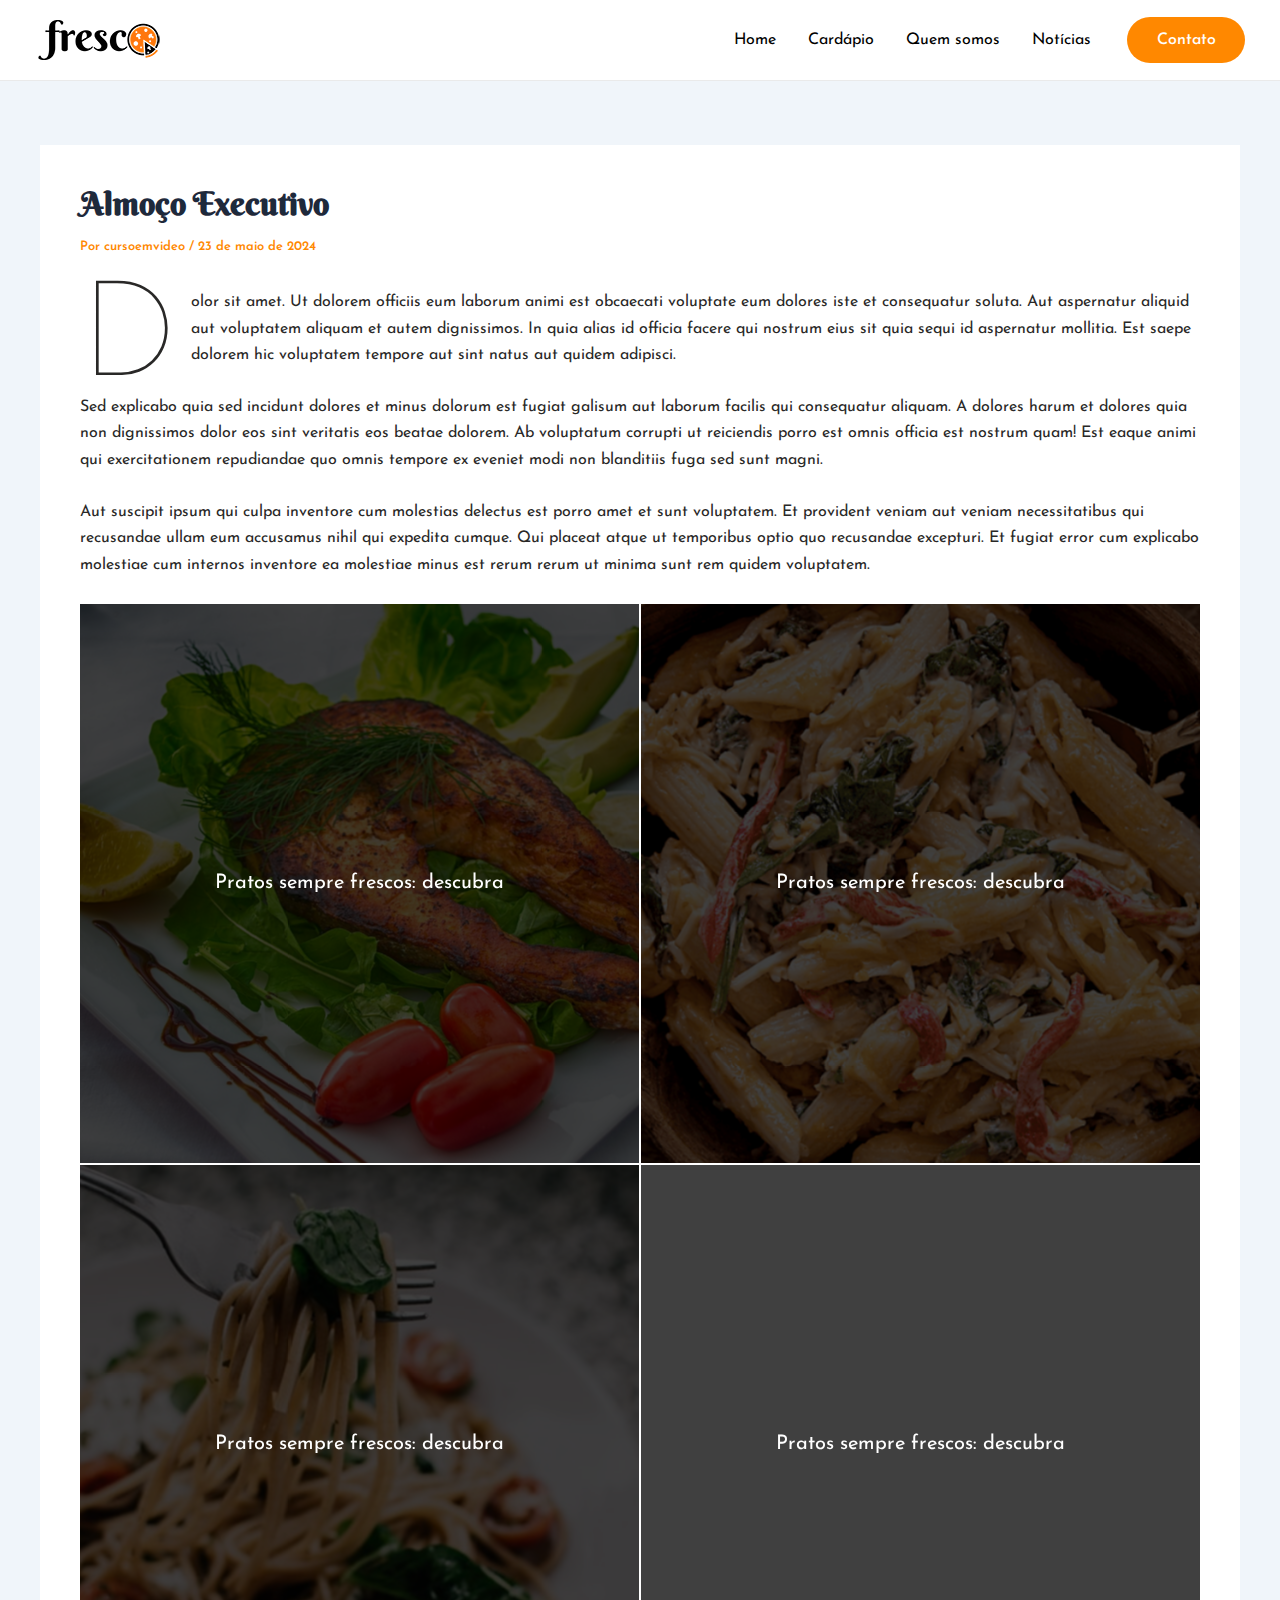
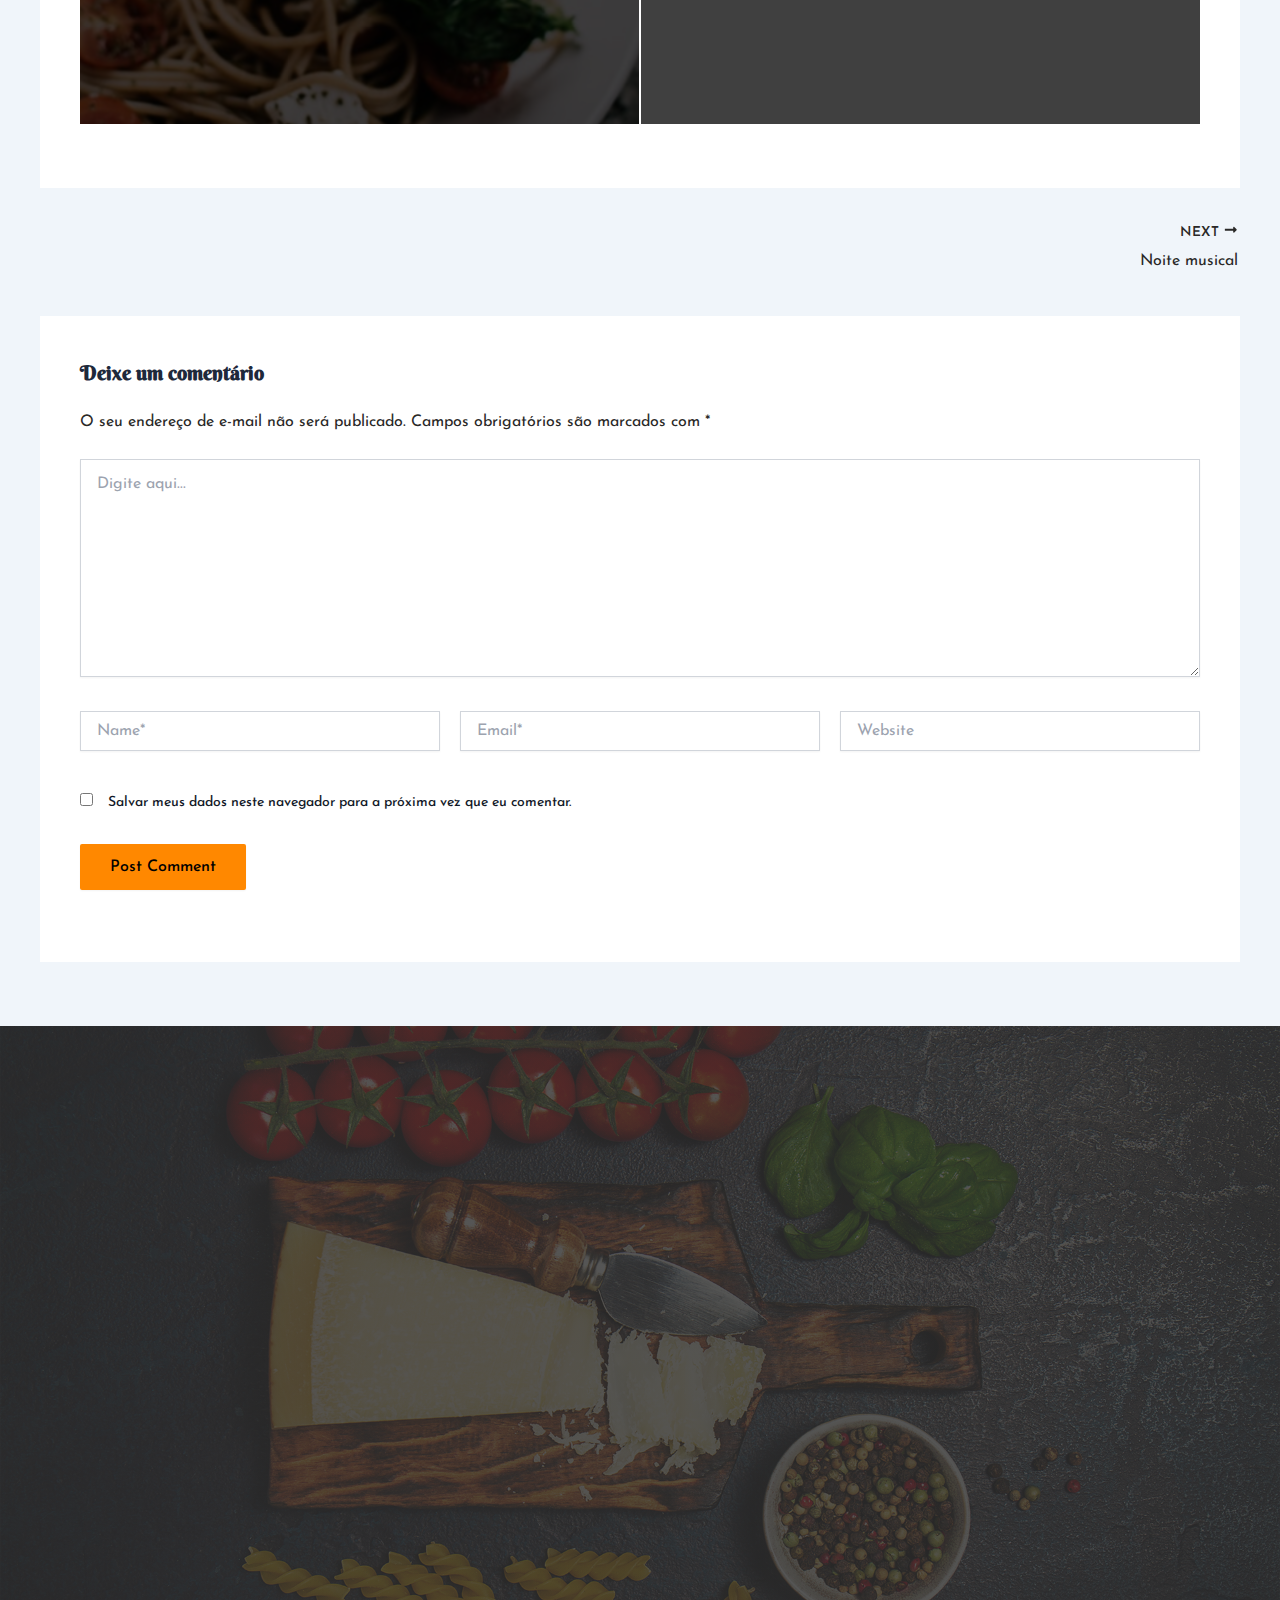
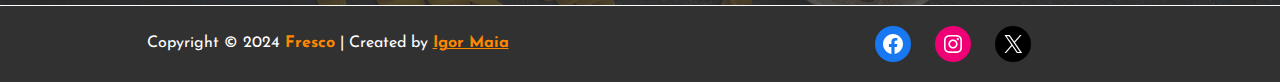
<file: 2024/05/almoco-executivo/index.html>
<!DOCTYPE html>
<html lang="pt-BR">
<head>
<meta charset="UTF-8">
<meta name="viewport" content="width=device-width, initial-scale=1">
	 <link rel="profile" href="https://gmpg.org/xfn/11"> 
	 <title>Almoço Executivo &#8211; Fresco</title>
<meta name="robots" content="max-image-preview:large">
<link rel="dns-prefetch" href="//fonts.googleapis.com">
<link rel="alternate" type="application/rss+xml" title="Feed para Fresco &raquo;" href="./../../../feed/index.html">
<link rel="alternate" type="application/rss+xml" title="Feed de comentários para Fresco &raquo;" href="./../../../comments/feed/index.html">
<link rel="alternate" type="application/rss+xml" title="Feed de comentários para Fresco &raquo; Almoço Executivo" href="./feed/index.html">
<script>
window._wpemojiSettings = {"baseUrl":"https:\/\/s.w.org\/images\/core\/emoji\/15.0.3\/72x72\/","ext":".png","svgUrl":"https:\/\/s.w.org\/images\/core\/emoji\/15.0.3\/svg\/","svgExt":".svg","source":{"concatemoji":".\/\/wp-includes\/js\/wp-emoji-release.min.js?ver=6.5.3"}};
/*! This file is auto-generated */
!function(i,n){var o,s,e;function c(e){try{var t={supportTests:e,timestamp:(new Date).valueOf()};sessionStorage.setItem(o,JSON.stringify(t))}catch(e){}}function p(e,t,n){e.clearRect(0,0,e.canvas.width,e.canvas.height),e.fillText(t,0,0);var t=new Uint32Array(e.getImageData(0,0,e.canvas.width,e.canvas.height).data),r=(e.clearRect(0,0,e.canvas.width,e.canvas.height),e.fillText(n,0,0),new Uint32Array(e.getImageData(0,0,e.canvas.width,e.canvas.height).data));return t.every(function(e,t){return e===r[t]})}function u(e,t,n){switch(t){case"flag":return n(e,"🏳️‍⚧️","🏳️​⚧️")?!1:!n(e,"🇺🇳","🇺​🇳")&&!n(e,"🏴󠁧󠁢󠁥󠁮󠁧󠁿","🏴​󠁧​󠁢​󠁥​󠁮​󠁧​󠁿");case"emoji":return!n(e,"🐦‍⬛","🐦​⬛")}return!1}function f(e,t,n){var r="undefined"!=typeof WorkerGlobalScope&&self instanceof WorkerGlobalScope?new OffscreenCanvas(300,150):i.createElement("canvas"),a=r.getContext("2d",{willReadFrequently:!0}),o=(a.textBaseline="top",a.font="600 32px Arial",{});return e.forEach(function(e){o[e]=t(a,e,n)}),o}function t(e){var t=i.createElement("script");t.src=e,t.defer=!0,i.head.appendChild(t)}"undefined"!=typeof Promise&&(o="wpEmojiSettingsSupports",s=["flag","emoji"],n.supports={everything:!0,everythingExceptFlag:!0},e=new Promise(function(e){i.addEventListener("DOMContentLoaded",e,{once:!0})}),new Promise(function(t){var n=function(){try{var e=JSON.parse(sessionStorage.getItem(o));if("object"==typeof e&&"number"==typeof e.timestamp&&(new Date).valueOf()<e.timestamp+604800&&"object"==typeof e.supportTests)return e.supportTests}catch(e){}return null}();if(!n){if("undefined"!=typeof Worker&&"undefined"!=typeof OffscreenCanvas&&"undefined"!=typeof URL&&URL.createObjectURL&&"undefined"!=typeof Blob)try{var e="postMessage("+f.toString()+"("+[JSON.stringify(s),u.toString(),p.toString()].join(",")+"));",r=new Blob([e],{type:"text/javascript"}),a=new Worker(URL.createObjectURL(r),{name:"wpTestEmojiSupports"});return void(a.onmessage=function(e){c(n=e.data),a.terminate(),t(n)})}catch(e){}c(n=f(s,u,p))}t(n)}).then(function(e){for(var t in e)n.supports[t]=e[t],n.supports.everything=n.supports.everything&&n.supports[t],"flag"!==t&&(n.supports.everythingExceptFlag=n.supports.everythingExceptFlag&&n.supports[t]);n.supports.everythingExceptFlag=n.supports.everythingExceptFlag&&!n.supports.flag,n.DOMReady=!1,n.readyCallback=function(){n.DOMReady=!0}}).then(function(){return e}).then(function(){var e;n.supports.everything||(n.readyCallback(),(e=n.source||{}).concatemoji?t(e.concatemoji):e.wpemoji&&e.twemoji&&(t(e.twemoji),t(e.wpemoji)))}))}((window,document),window._wpemojiSettings);
</script>
<link rel="stylesheet" id="astra-theme-css-css" href="./../../../wp-content/themes/astra/assets/css/minified/main.min.css?ver=4.6.16" media="all">
<style id="astra-theme-css-inline-css">:root{--ast-post-nav-space:0;--ast-container-default-xlg-padding:2.5em;--ast-container-default-lg-padding:2.5em;--ast-container-default-slg-padding:2em;--ast-container-default-md-padding:2.5em;--ast-container-default-sm-padding:2.5em;--ast-container-default-xs-padding:2.4em;--ast-container-default-xxs-padding:1.8em;--ast-code-block-background:#ECEFF3;--ast-comment-inputs-background:#F9FAFB;--ast-normal-container-width:1200px;--ast-narrow-container-width:750px;--ast-blog-title-font-weight:600;--ast-blog-meta-weight:600;}html{font-size:100%;}a{color:#ff8800;}a:hover,a:focus{color:#292827;}body,button,input,select,textarea,.ast-button,.ast-custom-button{font-family:'Josefin Sans',sans-serif;font-weight:400;font-size:16px;font-size:1rem;line-height:var(--ast-body-line-height,1.65);}blockquote{color:#000000;}h1,.entry-content h1,h2,.entry-content h2,h3,.entry-content h3,h4,.entry-content h4,h5,.entry-content h5,h6,.entry-content h6,.site-title,.site-title a{font-family:'Berkshire Swash',handwriting;}.site-title{font-size:26px;font-size:1.625rem;display:none;}.site-header .site-description{font-size:15px;font-size:0.9375rem;display:none;}.entry-title{font-size:20px;font-size:1.25rem;}.ast-blog-single-element.ast-taxonomy-container a{font-size:14px;font-size:0.875rem;}.ast-blog-meta-container{font-size:13px;font-size:0.8125rem;}.archive .ast-article-post .ast-article-inner,.blog .ast-article-post .ast-article-inner,.archive .ast-article-post .ast-article-inner:hover,.blog .ast-article-post .ast-article-inner:hover{border-top-left-radius:6px;border-top-right-radius:6px;border-bottom-right-radius:6px;border-bottom-left-radius:6px;overflow:hidden;}h1,.entry-content h1{font-size:140px;font-size:8.75rem;font-family:'Berkshire Swash',handwriting;line-height:1.4em;}h2,.entry-content h2{font-size:50px;font-size:3.125rem;font-family:'Berkshire Swash',handwriting;line-height:1.3em;}h3,.entry-content h3{font-size:36px;font-size:2.25rem;font-family:'Berkshire Swash',handwriting;line-height:1.3em;}h4,.entry-content h4{font-size:28px;font-size:1.75rem;line-height:1.2em;font-family:'Berkshire Swash',handwriting;}h5,.entry-content h5{font-size:22px;font-size:1.375rem;line-height:1.2em;font-family:'Berkshire Swash',handwriting;}h6,.entry-content h6{font-size:18px;font-size:1.125rem;line-height:1.25em;font-family:'Berkshire Swash',handwriting;}::selection{background-color:#ff8800;color:#000000;}body,h1,.entry-title a,.entry-content h1,h2,.entry-content h2,h3,.entry-content h3,h4,.entry-content h4,h5,.entry-content h5,h6,.entry-content h6{color:#292827;}.tagcloud a:hover,.tagcloud a:focus,.tagcloud a.current-item{color:#000000;border-color:#ff8800;background-color:#ff8800;}input:focus,input[type="text"]:focus,input[type="email"]:focus,input[type="url"]:focus,input[type="password"]:focus,input[type="reset"]:focus,input[type="search"]:focus,textarea:focus{border-color:#ff8800;}input[type="radio"]:checked,input[type=reset],input[type="checkbox"]:checked,input[type="checkbox"]:hover:checked,input[type="checkbox"]:focus:checked,input[type=range]::-webkit-slider-thumb{border-color:#ff8800;background-color:#ff8800;box-shadow:none;}.site-footer a:hover + .post-count,.site-footer a:focus + .post-count{background:#ff8800;border-color:#ff8800;}.single .nav-links .nav-previous,.single .nav-links .nav-next{color:#ff8800;}.entry-meta,.entry-meta *{line-height:1.45;color:#ff8800;font-weight:600;}.entry-meta a:not(.ast-button):hover,.entry-meta a:not(.ast-button):hover *,.entry-meta a:not(.ast-button):focus,.entry-meta a:not(.ast-button):focus *,.page-links > .page-link,.page-links .page-link:hover,.post-navigation a:hover{color:#292827;}#cat option,.secondary .calendar_wrap thead a,.secondary .calendar_wrap thead a:visited{color:#ff8800;}.secondary .calendar_wrap #today,.ast-progress-val span{background:#ff8800;}.secondary a:hover + .post-count,.secondary a:focus + .post-count{background:#ff8800;border-color:#ff8800;}.calendar_wrap #today > a{color:#000000;}.page-links .page-link,.single .post-navigation a{color:#292827;}.ast-search-menu-icon .search-form button.search-submit{padding:0 4px;}.ast-search-menu-icon form.search-form{padding-right:0;}.ast-search-menu-icon.slide-search input.search-field{width:0;}.ast-header-search .ast-search-menu-icon.ast-dropdown-active .search-form,.ast-header-search .ast-search-menu-icon.ast-dropdown-active .search-field:focus{transition:all 0.2s;}.search-form input.search-field:focus{outline:none;}.ast-search-menu-icon .search-form button.search-submit:focus,.ast-theme-transparent-header .ast-header-search .ast-dropdown-active .ast-icon,.ast-theme-transparent-header .ast-inline-search .search-field:focus .ast-icon{color:var(--ast-global-color-1);}.ast-header-search .slide-search .search-form{border:2px solid var(--ast-global-color-0);}.ast-header-search .slide-search .search-field{background-color:#fff;}.ast-archive-title{color:var(--ast-global-color-2);}.widget-title,.widget .wp-block-heading{font-size:22px;font-size:1.375rem;color:var(--ast-global-color-2);}.ast-single-post .entry-content a,.ast-comment-content a:not(.ast-comment-edit-reply-wrap a){text-decoration:underline;}.ast-single-post .elementor-button-wrapper .elementor-button,.ast-single-post .entry-content .uagb-tab a,.ast-single-post .entry-content .uagb-ifb-cta a,.ast-single-post .entry-content .uabb-module-content a,.ast-single-post .entry-content .uagb-post-grid a,.ast-single-post .entry-content .uagb-timeline a,.ast-single-post .entry-content .uagb-toc__wrap a,.ast-single-post .entry-content .uagb-taxomony-box a,.ast-single-post .entry-content .woocommerce a,.entry-content .wp-block-latest-posts > li > a,.ast-single-post .entry-content .wp-block-file__button,li.ast-post-filter-single,.ast-single-post .ast-comment-content .comment-reply-link,.ast-single-post .ast-comment-content .comment-edit-link{text-decoration:none;}.ast-search-menu-icon.slide-search a:focus-visible:focus-visible,.astra-search-icon:focus-visible,#close:focus-visible,a:focus-visible,.ast-menu-toggle:focus-visible,.site .skip-link:focus-visible,.wp-block-loginout input:focus-visible,.wp-block-search.wp-block-search__button-inside .wp-block-search__inside-wrapper,.ast-header-navigation-arrow:focus-visible,.woocommerce .wc-proceed-to-checkout > .checkout-button:focus-visible,.woocommerce .woocommerce-MyAccount-navigation ul li a:focus-visible,.ast-orders-table__row .ast-orders-table__cell:focus-visible,.woocommerce .woocommerce-order-details .order-again > .button:focus-visible,.woocommerce .woocommerce-message a.button.wc-forward:focus-visible,.woocommerce #minus_qty:focus-visible,.woocommerce #plus_qty:focus-visible,a#ast-apply-coupon:focus-visible,.woocommerce .woocommerce-info a:focus-visible,.woocommerce .astra-shop-summary-wrap a:focus-visible,.woocommerce a.wc-forward:focus-visible,#ast-apply-coupon:focus-visible,.woocommerce-js .woocommerce-mini-cart-item a.remove:focus-visible,#close:focus-visible,.button.search-submit:focus-visible,#search_submit:focus,.normal-search:focus-visible,.ast-header-account-wrap:focus-visible{outline-style:dotted;outline-color:inherit;outline-width:thin;}input:focus,input[type="text"]:focus,input[type="email"]:focus,input[type="url"]:focus,input[type="password"]:focus,input[type="reset"]:focus,input[type="search"]:focus,input[type="number"]:focus,textarea:focus,.wp-block-search__input:focus,[data-section="section-header-mobile-trigger"] .ast-button-wrap .ast-mobile-menu-trigger-minimal:focus,.ast-mobile-popup-drawer.active .menu-toggle-close:focus,.woocommerce-ordering select.orderby:focus,#ast-scroll-top:focus,#coupon_code:focus,.woocommerce-page #comment:focus,.woocommerce #reviews #respond input#submit:focus,.woocommerce a.add_to_cart_button:focus,.woocommerce .button.single_add_to_cart_button:focus,.woocommerce .woocommerce-cart-form button:focus,.woocommerce .woocommerce-cart-form__cart-item .quantity .qty:focus,.woocommerce .woocommerce-billing-fields .woocommerce-billing-fields__field-wrapper .woocommerce-input-wrapper > .input-text:focus,.woocommerce #order_comments:focus,.woocommerce #place_order:focus,.woocommerce .woocommerce-address-fields .woocommerce-address-fields__field-wrapper .woocommerce-input-wrapper > .input-text:focus,.woocommerce .woocommerce-MyAccount-content form button:focus,.woocommerce .woocommerce-MyAccount-content .woocommerce-EditAccountForm .woocommerce-form-row .woocommerce-Input.input-text:focus,.woocommerce .ast-woocommerce-container .woocommerce-pagination ul.page-numbers li a:focus,body #content .woocommerce form .form-row .select2-container--default .select2-selection--single:focus,#ast-coupon-code:focus,.woocommerce.woocommerce-js .quantity input[type=number]:focus,.woocommerce-js .woocommerce-mini-cart-item .quantity input[type=number]:focus,.woocommerce p#ast-coupon-trigger:focus{border-style:dotted;border-color:inherit;border-width:thin;}input{outline:none;}.ast-logo-title-inline .site-logo-img{padding-right:1em;}.site-logo-img img{ transition:all 0.2s linear;}body .ast-oembed-container *{position:absolute;top:0;width:100%;height:100%;left:0;}body .wp-block-embed-pocket-casts .ast-oembed-container *{position:unset;}.ast-single-post-featured-section + article {margin-top: 2em;}.site-content .ast-single-post-featured-section img {width: 100%;overflow: hidden;object-fit: cover;}.ast-separate-container .site-content .ast-single-post-featured-section + article {margin-top: -80px;z-index: 9;position: relative;border-radius: 4px;}@media (min-width: 922px) {.ast-no-sidebar .site-content .ast-article-image-container--wide {margin-left: -120px;margin-right: -120px;max-width: unset;width: unset;}.ast-left-sidebar .site-content .ast-article-image-container--wide,.ast-right-sidebar .site-content .ast-article-image-container--wide {margin-left: -10px;margin-right: -10px;}.site-content .ast-article-image-container--full {margin-left: calc( -50vw + 50%);margin-right: calc( -50vw + 50%);max-width: 100vw;width: 100vw;}.ast-left-sidebar .site-content .ast-article-image-container--full,.ast-right-sidebar .site-content .ast-article-image-container--full {margin-left: -10px;margin-right: -10px;max-width: inherit;width: auto;}}.site > .ast-single-related-posts-container {margin-top: 0;}@media (min-width: 922px) {.ast-desktop .ast-container--narrow {max-width: var(--ast-narrow-container-width);margin: 0 auto;}}input[type="text"],input[type="number"],input[type="email"],input[type="url"],input[type="password"],input[type="search"],input[type=reset],input[type=tel],input[type=date],select,textarea{font-size:16px;font-style:normal;font-weight:400;line-height:24px;width:100%;padding:12px 16px;border-radius:4px;box-shadow:0px 1px 2px 0px rgba(0,0,0,0.05);color:var(--ast-form-input-text,#475569);}input[type="text"],input[type="number"],input[type="email"],input[type="url"],input[type="password"],input[type="search"],input[type=reset],input[type=tel],input[type=date],select{height:40px;}input[type="date"]{border-width:1px;border-style:solid;border-color:var(--ast-border-color);}input[type="text"]:focus,input[type="number"]:focus,input[type="email"]:focus,input[type="url"]:focus,input[type="password"]:focus,input[type="search"]:focus,input[type=reset]:focus,input[type="tel"]:focus,input[type="date"]:focus,select:focus,textarea:focus{border-color:#046BD2;box-shadow:none;outline:none;color:var(--ast-form-input-focus-text,#475569);}label,legend{color:#111827;font-size:14px;font-style:normal;font-weight:500;line-height:20px;}select{padding:6px 10px;}fieldset{padding:30px;border-radius:4px;}button,.ast-button,.button,input[type="button"],input[type="reset"],input[type="submit"]{border-radius:4px;box-shadow:0px 1px 2px 0px rgba(0,0,0,0.05);}:root{--ast-comment-inputs-background:#FFF;}::placeholder{color:var(--ast-form-field-color,#9CA3AF);}::-ms-input-placeholder{color:var(--ast-form-field-color,#9CA3AF);}@media (max-width:921.9px){#ast-desktop-header{display:none;}}@media (min-width:922px){#ast-mobile-header{display:none;}}.wp-block-buttons.aligncenter{justify-content:center;}@media (max-width:921px){.ast-theme-transparent-header #primary,.ast-theme-transparent-header #secondary{padding:0;}}@media (max-width:921px){.ast-plain-container.ast-no-sidebar #primary{padding:0;}}.ast-plain-container.ast-no-sidebar #primary{margin-top:0;margin-bottom:0;}@media (min-width:1200px){.ast-plain-container.ast-no-sidebar #primary{margin-top:60px;margin-bottom:60px;}}.wp-block-button.is-style-outline .wp-block-button__link{border-color:#ff8800;}div.wp-block-button.is-style-outline > .wp-block-button__link:not(.has-text-color),div.wp-block-button.wp-block-button__link.is-style-outline:not(.has-text-color){color:#ff8800;}.wp-block-button.is-style-outline .wp-block-button__link:hover,.wp-block-buttons .wp-block-button.is-style-outline .wp-block-button__link:focus,.wp-block-buttons .wp-block-button.is-style-outline > .wp-block-button__link:not(.has-text-color):hover,.wp-block-buttons .wp-block-button.wp-block-button__link.is-style-outline:not(.has-text-color):hover{color:#ffffff;background-color:#292827;border-color:#292827;}.post-page-numbers.current .page-link,.ast-pagination .page-numbers.current{color:#000000;border-color:#ff8800;background-color:#ff8800;}.wp-block-buttons .wp-block-button.is-style-outline .wp-block-button__link.wp-element-button,.ast-outline-button,.wp-block-uagb-buttons-child .uagb-buttons-repeater.ast-outline-button{border-color:#ff8800;font-family:inherit;font-weight:500;font-size:16px;font-size:1rem;line-height:1em;padding-top:13px;padding-right:30px;padding-bottom:13px;padding-left:30px;}.wp-block-buttons .wp-block-button.is-style-outline > .wp-block-button__link:not(.has-text-color),.wp-block-buttons .wp-block-button.wp-block-button__link.is-style-outline:not(.has-text-color),.ast-outline-button{color:#ff8800;}.wp-block-button.is-style-outline .wp-block-button__link:hover,.wp-block-buttons .wp-block-button.is-style-outline .wp-block-button__link:focus,.wp-block-buttons .wp-block-button.is-style-outline > .wp-block-button__link:not(.has-text-color):hover,.wp-block-buttons .wp-block-button.wp-block-button__link.is-style-outline:not(.has-text-color):hover,.ast-outline-button:hover,.ast-outline-button:focus,.wp-block-uagb-buttons-child .uagb-buttons-repeater.ast-outline-button:hover,.wp-block-uagb-buttons-child .uagb-buttons-repeater.ast-outline-button:focus{color:#ffffff;background-color:#292827;border-color:#292827;}.ast-single-post .entry-content a.ast-outline-button,.ast-single-post .entry-content .is-style-outline>.wp-block-button__link{text-decoration:none;}.uagb-buttons-repeater.ast-outline-button{border-radius:9999px;}@media (max-width:921px){.wp-block-buttons .wp-block-button.is-style-outline .wp-block-button__link.wp-element-button,.ast-outline-button,.wp-block-uagb-buttons-child .uagb-buttons-repeater.ast-outline-button{padding-top:12px;padding-right:28px;padding-bottom:12px;padding-left:28px;}}@media (max-width:544px){.wp-block-buttons .wp-block-button.is-style-outline .wp-block-button__link.wp-element-button,.ast-outline-button,.wp-block-uagb-buttons-child .uagb-buttons-repeater.ast-outline-button{padding-top:10px;padding-right:24px;padding-bottom:10px;padding-left:24px;}}.entry-content[ast-blocks-layout] > figure{margin-bottom:1em;}h1.widget-title{font-weight:inherit;}h2.widget-title{font-weight:inherit;}h3.widget-title{font-weight:inherit;}#page{display:flex;flex-direction:column;min-height:100vh;}.ast-404-layout-1 h1.page-title{color:var(--ast-global-color-2);}.single .post-navigation a{line-height:1em;height:inherit;}.error-404 .page-sub-title{font-size:1.5rem;font-weight:inherit;}.search .site-content .content-area .search-form{margin-bottom:0;}#page .site-content{flex-grow:1;}.widget{margin-bottom:1.25em;}#secondary li{line-height:1.5em;}#secondary .wp-block-group h2{margin-bottom:0.7em;}#secondary h2{font-size:1.7rem;}.ast-separate-container .ast-article-post,.ast-separate-container .ast-article-single,.ast-separate-container .comment-respond{padding:2.5em;}.ast-separate-container .ast-article-single .ast-article-single{padding:0;}.ast-article-single .wp-block-post-template-is-layout-grid{padding-left:0;}.ast-separate-container .comments-title,.ast-narrow-container .comments-title{padding:1.5em 2em;}.ast-page-builder-template .comment-form-textarea,.ast-comment-formwrap .ast-grid-common-col{padding:0;}.ast-comment-formwrap{padding:0;display:inline-flex;column-gap:20px;width:100%;margin-left:0;margin-right:0;}.comments-area textarea#comment:focus,.comments-area textarea#comment:active,.comments-area .ast-comment-formwrap input[type="text"]:focus,.comments-area .ast-comment-formwrap input[type="text"]:active {box-shadow:none;outline:none;}.archive.ast-page-builder-template .entry-header{margin-top:2em;}.ast-page-builder-template .ast-comment-formwrap{width:100%;}.entry-title{margin-bottom:0.6em;}.ast-archive-description p{font-size:inherit;font-weight:inherit;line-height:inherit;}.ast-article-single img{box-shadow:0 0 30px 0 rgba(0,0,0,.15);-webkit-box-shadow:0 0 30px 0 rgba(0,0,0,.15);-moz-box-shadow:0 0 30px 0 rgba(0,0,0,.15);}.ast-separate-container .ast-comment-list li.depth-1,.hentry{margin-bottom:1.5em;}.site-content section.ast-archive-description{margin-bottom:2em;}@media (min-width:921px){.ast-left-sidebar.ast-page-builder-template #secondary,.archive.ast-right-sidebar.ast-page-builder-template .site-main{padding-left:20px;padding-right:20px;}}@media (max-width:544px){.ast-comment-formwrap.ast-row{column-gap:10px;display:inline-block;}#ast-commentform .ast-grid-common-col{position:relative;width:100%;}}@media (min-width:1201px){.ast-separate-container .ast-article-post,.ast-separate-container .ast-article-single,.ast-separate-container .ast-author-box,.ast-separate-container .ast-404-layout-1,.ast-separate-container .no-results{padding:2.5em;}}@media (max-width:921px){.ast-separate-container #primary,.ast-separate-container #secondary{padding:1.5em 0;}#primary,#secondary{padding:1.5em 0;margin:0;}.ast-left-sidebar #content > .ast-container{display:flex;flex-direction:column-reverse;width:100%;}}@media (min-width:922px){.ast-separate-container.ast-right-sidebar #primary,.ast-separate-container.ast-left-sidebar #primary{border:0;}.search-no-results.ast-separate-container #primary{margin-bottom:4em;}}.wp-block-button .wp-block-button__link{color:#000000;}.wp-block-button .wp-block-button__link:hover,.wp-block-button .wp-block-button__link:focus{color:#ffffff;background-color:#292827;border-color:#292827;}.wp-block-button .wp-block-button__link,.wp-block-search .wp-block-search__button,body .wp-block-file .wp-block-file__button{border-color:#ff8800;background-color:#ff8800;color:#000000;font-family:inherit;font-weight:500;line-height:1em;font-size:16px;font-size:1rem;padding-top:15px;padding-right:30px;padding-bottom:15px;padding-left:30px;}.ast-single-post .entry-content .wp-block-button .wp-block-button__link,.ast-single-post .entry-content .wp-block-search .wp-block-search__button,body .entry-content .wp-block-file .wp-block-file__button{text-decoration:none;}@media (max-width:921px){.wp-block-button .wp-block-button__link,.wp-block-search .wp-block-search__button,body .wp-block-file .wp-block-file__button{padding-top:14px;padding-right:28px;padding-bottom:14px;padding-left:28px;}}@media (max-width:544px){.wp-block-button .wp-block-button__link,.wp-block-search .wp-block-search__button,body .wp-block-file .wp-block-file__button{padding-top:12px;padding-right:24px;padding-bottom:12px;padding-left:24px;}}.menu-toggle,button,.ast-button,.ast-custom-button,.button,input#submit,input[type="button"],input[type="submit"],input[type="reset"],#comments .submit,.search .search-submit,form[CLASS*="wp-block-search__"].wp-block-search .wp-block-search__inside-wrapper .wp-block-search__button,body .wp-block-file .wp-block-file__button,.search .search-submit,.woocommerce-js a.button,.woocommerce button.button,.woocommerce .woocommerce-message a.button,.woocommerce #respond input#submit.alt,.woocommerce input.button.alt,.woocommerce input.button,.woocommerce input.button:disabled,.woocommerce input.button:disabled[disabled],.woocommerce input.button:disabled:hover,.woocommerce input.button:disabled[disabled]:hover,.woocommerce #respond input#submit,.woocommerce button.button.alt.disabled,.wc-block-grid__products .wc-block-grid__product .wp-block-button__link,.wc-block-grid__product-onsale,[CLASS*="wc-block"] button,.woocommerce-js .astra-cart-drawer .astra-cart-drawer-content .woocommerce-mini-cart__buttons .button:not(.checkout):not(.ast-continue-shopping),.woocommerce-js .astra-cart-drawer .astra-cart-drawer-content .woocommerce-mini-cart__buttons a.checkout,.woocommerce button.button.alt.disabled.wc-variation-selection-needed,[CLASS*="wc-block"] .wc-block-components-button{border-style:solid;border-top-width:0;border-right-width:0;border-left-width:0;border-bottom-width:0;color:#000000;border-color:#ff8800;background-color:#ff8800;padding-top:15px;padding-right:30px;padding-bottom:15px;padding-left:30px;font-family:inherit;font-weight:500;font-size:16px;font-size:1rem;line-height:1em;}button:focus,.menu-toggle:hover,button:hover,.ast-button:hover,.ast-custom-button:hover .button:hover,.ast-custom-button:hover ,input[type=reset]:hover,input[type=reset]:focus,input#submit:hover,input#submit:focus,input[type="button"]:hover,input[type="button"]:focus,input[type="submit"]:hover,input[type="submit"]:focus,form[CLASS*="wp-block-search__"].wp-block-search .wp-block-search__inside-wrapper .wp-block-search__button:hover,form[CLASS*="wp-block-search__"].wp-block-search .wp-block-search__inside-wrapper .wp-block-search__button:focus,body .wp-block-file .wp-block-file__button:hover,body .wp-block-file .wp-block-file__button:focus,.woocommerce-js a.button:hover,.woocommerce button.button:hover,.woocommerce .woocommerce-message a.button:hover,.woocommerce #respond input#submit:hover,.woocommerce #respond input#submit.alt:hover,.woocommerce input.button.alt:hover,.woocommerce input.button:hover,.woocommerce button.button.alt.disabled:hover,.wc-block-grid__products .wc-block-grid__product .wp-block-button__link:hover,[CLASS*="wc-block"] button:hover,.woocommerce-js .astra-cart-drawer .astra-cart-drawer-content .woocommerce-mini-cart__buttons .button:not(.checkout):not(.ast-continue-shopping):hover,.woocommerce-js .astra-cart-drawer .astra-cart-drawer-content .woocommerce-mini-cart__buttons a.checkout:hover,.woocommerce button.button.alt.disabled.wc-variation-selection-needed:hover,[CLASS*="wc-block"] .wc-block-components-button:hover,[CLASS*="wc-block"] .wc-block-components-button:focus{color:#ffffff;background-color:#292827;border-color:#292827;}form[CLASS*="wp-block-search__"].wp-block-search .wp-block-search__inside-wrapper .wp-block-search__button.has-icon{padding-top:calc(15px - 3px);padding-right:calc(30px - 3px);padding-bottom:calc(15px - 3px);padding-left:calc(30px - 3px);}@media (max-width:921px){.menu-toggle,button,.ast-button,.ast-custom-button,.button,input#submit,input[type="button"],input[type="submit"],input[type="reset"],#comments .submit,.search .search-submit,form[CLASS*="wp-block-search__"].wp-block-search .wp-block-search__inside-wrapper .wp-block-search__button,body .wp-block-file .wp-block-file__button,.search .search-submit,.woocommerce-js a.button,.woocommerce button.button,.woocommerce .woocommerce-message a.button,.woocommerce #respond input#submit.alt,.woocommerce input.button.alt,.woocommerce input.button,.woocommerce input.button:disabled,.woocommerce input.button:disabled[disabled],.woocommerce input.button:disabled:hover,.woocommerce input.button:disabled[disabled]:hover,.woocommerce #respond input#submit,.woocommerce button.button.alt.disabled,.wc-block-grid__products .wc-block-grid__product .wp-block-button__link,.wc-block-grid__product-onsale,[CLASS*="wc-block"] button,.woocommerce-js .astra-cart-drawer .astra-cart-drawer-content .woocommerce-mini-cart__buttons .button:not(.checkout):not(.ast-continue-shopping),.woocommerce-js .astra-cart-drawer .astra-cart-drawer-content .woocommerce-mini-cart__buttons a.checkout,.woocommerce button.button.alt.disabled.wc-variation-selection-needed,[CLASS*="wc-block"] .wc-block-components-button{padding-top:14px;padding-right:28px;padding-bottom:14px;padding-left:28px;}}@media (max-width:544px){.menu-toggle,button,.ast-button,.ast-custom-button,.button,input#submit,input[type="button"],input[type="submit"],input[type="reset"],#comments .submit,.search .search-submit,form[CLASS*="wp-block-search__"].wp-block-search .wp-block-search__inside-wrapper .wp-block-search__button,body .wp-block-file .wp-block-file__button,.search .search-submit,.woocommerce-js a.button,.woocommerce button.button,.woocommerce .woocommerce-message a.button,.woocommerce #respond input#submit.alt,.woocommerce input.button.alt,.woocommerce input.button,.woocommerce input.button:disabled,.woocommerce input.button:disabled[disabled],.woocommerce input.button:disabled:hover,.woocommerce input.button:disabled[disabled]:hover,.woocommerce #respond input#submit,.woocommerce button.button.alt.disabled,.wc-block-grid__products .wc-block-grid__product .wp-block-button__link,.wc-block-grid__product-onsale,[CLASS*="wc-block"] button,.woocommerce-js .astra-cart-drawer .astra-cart-drawer-content .woocommerce-mini-cart__buttons .button:not(.checkout):not(.ast-continue-shopping),.woocommerce-js .astra-cart-drawer .astra-cart-drawer-content .woocommerce-mini-cart__buttons a.checkout,.woocommerce button.button.alt.disabled.wc-variation-selection-needed,[CLASS*="wc-block"] .wc-block-components-button{padding-top:12px;padding-right:24px;padding-bottom:12px;padding-left:24px;}}@media (max-width:921px){.ast-mobile-header-stack .main-header-bar .ast-search-menu-icon{display:inline-block;}.ast-header-break-point.ast-header-custom-item-outside .ast-mobile-header-stack .main-header-bar .ast-search-icon{margin:0;}.ast-comment-avatar-wrap img{max-width:2.5em;}.ast-comment-meta{padding:0 1.8888em 1.3333em;}}@media (min-width:544px){.ast-container{max-width:100%;}}@media (max-width:544px){.ast-separate-container .ast-article-post,.ast-separate-container .ast-article-single,.ast-separate-container .comments-title,.ast-separate-container .ast-archive-description{padding:1.5em 1em;}.ast-separate-container #content .ast-container{padding-left:0.54em;padding-right:0.54em;}.ast-separate-container .ast-comment-list .bypostauthor{padding:.5em;}.ast-search-menu-icon.ast-dropdown-active .search-field{width:170px;}}.ast-separate-container{background-color:var(--ast-global-color-4);;}@media (max-width:921px){.site-title{display:none;}.site-header .site-description{display:none;}h1,.entry-content h1{font-size:30px;}h2,.entry-content h2{font-size:25px;}h3,.entry-content h3{font-size:20px;}}@media (max-width:544px){.site-title{display:none;}.site-header .site-description{display:none;}h1,.entry-content h1{font-size:30px;}h2,.entry-content h2{font-size:25px;}h3,.entry-content h3{font-size:20px;}}@media (max-width:921px){html{font-size:91.2%;}}@media (max-width:544px){html{font-size:91.2%;}}@media (min-width:922px){.ast-container{max-width:1240px;}}@media (min-width:922px){.site-content .ast-container{display:flex;}}@media (max-width:921px){.site-content .ast-container{flex-direction:column;}}.entry-content h1,.entry-content h2,.entry-content h3,.entry-content h4,.entry-content h5,.entry-content h6{clear:none;}@media (min-width:922px){.main-header-menu .sub-menu .menu-item.ast-left-align-sub-menu:hover > .sub-menu,.main-header-menu .sub-menu .menu-item.ast-left-align-sub-menu.focus > .sub-menu{margin-left:-0px;}}.entry-content li > p{margin-bottom:0;}.site .comments-area{padding-bottom:2em;margin-top:2em;}.wp-block-file {display: flex;align-items: center;flex-wrap: wrap;justify-content: space-between;}.wp-block-pullquote {border: none;}.wp-block-pullquote blockquote::before {content: "\201D";font-family: "Helvetica",sans-serif;display: flex;transform: rotate( 180deg );font-size: 6rem;font-style: normal;line-height: 1;font-weight: bold;align-items: center;justify-content: center;}.has-text-align-right > blockquote::before {justify-content: flex-start;}.has-text-align-left > blockquote::before {justify-content: flex-end;}figure.wp-block-pullquote.is-style-solid-color blockquote {max-width: 100%;text-align: inherit;}html body {--wp--custom--ast-default-block-top-padding: 3em;--wp--custom--ast-default-block-right-padding: 3em;--wp--custom--ast-default-block-bottom-padding: 3em;--wp--custom--ast-default-block-left-padding: 3em;--wp--custom--ast-container-width: 1200px;--wp--custom--ast-content-width-size: 1200px;--wp--custom--ast-wide-width-size: calc(1200px + var(--wp--custom--ast-default-block-left-padding) + var(--wp--custom--ast-default-block-right-padding));}.ast-narrow-container {--wp--custom--ast-content-width-size: 750px;--wp--custom--ast-wide-width-size: 750px;}@media(max-width: 921px) {html body {--wp--custom--ast-default-block-top-padding: 3em;--wp--custom--ast-default-block-right-padding: 2em;--wp--custom--ast-default-block-bottom-padding: 3em;--wp--custom--ast-default-block-left-padding: 2em;}}@media(max-width: 544px) {html body {--wp--custom--ast-default-block-top-padding: 3em;--wp--custom--ast-default-block-right-padding: 1.5em;--wp--custom--ast-default-block-bottom-padding: 3em;--wp--custom--ast-default-block-left-padding: 1.5em;}}.entry-content > .wp-block-group,.entry-content > .wp-block-cover,.entry-content > .wp-block-columns {padding-top: var(--wp--custom--ast-default-block-top-padding);padding-right: var(--wp--custom--ast-default-block-right-padding);padding-bottom: var(--wp--custom--ast-default-block-bottom-padding);padding-left: var(--wp--custom--ast-default-block-left-padding);}.ast-plain-container.ast-no-sidebar .entry-content > .alignfull,.ast-page-builder-template .ast-no-sidebar .entry-content > .alignfull {margin-left: calc( -50vw + 50%);margin-right: calc( -50vw + 50%);max-width: 100vw;width: 100vw;}.ast-plain-container.ast-no-sidebar .entry-content .alignfull .alignfull,.ast-page-builder-template.ast-no-sidebar .entry-content .alignfull .alignfull,.ast-plain-container.ast-no-sidebar .entry-content .alignfull .alignwide,.ast-page-builder-template.ast-no-sidebar .entry-content .alignfull .alignwide,.ast-plain-container.ast-no-sidebar .entry-content .alignwide .alignfull,.ast-page-builder-template.ast-no-sidebar .entry-content .alignwide .alignfull,.ast-plain-container.ast-no-sidebar .entry-content .alignwide .alignwide,.ast-page-builder-template.ast-no-sidebar .entry-content .alignwide .alignwide,.ast-plain-container.ast-no-sidebar .entry-content .wp-block-column .alignfull,.ast-page-builder-template.ast-no-sidebar .entry-content .wp-block-column .alignfull,.ast-plain-container.ast-no-sidebar .entry-content .wp-block-column .alignwide,.ast-page-builder-template.ast-no-sidebar .entry-content .wp-block-column .alignwide {margin-left: auto;margin-right: auto;width: 100%;}[ast-blocks-layout] .wp-block-separator:not(.is-style-dots) {height: 0;}[ast-blocks-layout] .wp-block-separator {margin: 20px auto;}[ast-blocks-layout] .wp-block-separator:not(.is-style-wide):not(.is-style-dots) {max-width: 100px;}[ast-blocks-layout] .wp-block-separator.has-background {padding: 0;}.entry-content[ast-blocks-layout] > * {max-width: var(--wp--custom--ast-content-width-size);margin-left: auto;margin-right: auto;}.entry-content[ast-blocks-layout] > .alignwide {max-width: var(--wp--custom--ast-wide-width-size);}.entry-content[ast-blocks-layout] .alignfull {max-width: none;}.entry-content .wp-block-columns {margin-bottom: 0;}blockquote {margin: 1.5em;border-color: rgba(0,0,0,0.05);}.wp-block-quote:not(.has-text-align-right):not(.has-text-align-center) {border-left: 5px solid rgba(0,0,0,0.05);}.has-text-align-right > blockquote,blockquote.has-text-align-right {border-right: 5px solid rgba(0,0,0,0.05);}.has-text-align-left > blockquote,blockquote.has-text-align-left {border-left: 5px solid rgba(0,0,0,0.05);}.wp-block-site-tagline,.wp-block-latest-posts .read-more {margin-top: 15px;}.wp-block-loginout p label {display: block;}.wp-block-loginout p:not(.login-remember):not(.login-submit) input {width: 100%;}.wp-block-loginout input:focus {border-color: transparent;}.wp-block-loginout input:focus {outline: thin dotted;}.entry-content .wp-block-media-text .wp-block-media-text__content {padding: 0 0 0 8%;}.entry-content .wp-block-media-text.has-media-on-the-right .wp-block-media-text__content {padding: 0 8% 0 0;}.entry-content .wp-block-media-text.has-background .wp-block-media-text__content {padding: 8%;}.entry-content .wp-block-cover:not([class*="background-color"]) .wp-block-cover__inner-container,.entry-content .wp-block-cover:not([class*="background-color"]) .wp-block-cover-image-text,.entry-content .wp-block-cover:not([class*="background-color"]) .wp-block-cover-text,.entry-content .wp-block-cover-image:not([class*="background-color"]) .wp-block-cover__inner-container,.entry-content .wp-block-cover-image:not([class*="background-color"]) .wp-block-cover-image-text,.entry-content .wp-block-cover-image:not([class*="background-color"]) .wp-block-cover-text {color: var(--ast-global-color-5);}.wp-block-loginout .login-remember input {width: 1.1rem;height: 1.1rem;margin: 0 5px 4px 0;vertical-align: middle;}.wp-block-latest-posts > li > *:first-child,.wp-block-latest-posts:not(.is-grid) > li:first-child {margin-top: 0;}.wp-block-search__inside-wrapper .wp-block-search__input {padding: 0 10px;color: var(--ast-global-color-3);background: var(--ast-global-color-5);border-color: var(--ast-border-color);}.wp-block-latest-posts .read-more {margin-bottom: 1.5em;}.wp-block-search__no-button .wp-block-search__inside-wrapper .wp-block-search__input {padding-top: 5px;padding-bottom: 5px;}.wp-block-latest-posts .wp-block-latest-posts__post-date,.wp-block-latest-posts .wp-block-latest-posts__post-author {font-size: 1rem;}.wp-block-latest-posts > li > *,.wp-block-latest-posts:not(.is-grid) > li {margin-top: 12px;margin-bottom: 12px;}.ast-page-builder-template .entry-content[ast-blocks-layout] > *,.ast-page-builder-template .entry-content[ast-blocks-layout] > .alignfull > * {max-width: none;}.ast-page-builder-template .entry-content[ast-blocks-layout] > .alignwide > * {max-width: var(--wp--custom--ast-wide-width-size);}.ast-page-builder-template .entry-content[ast-blocks-layout] > .inherit-container-width > *,.ast-page-builder-template .entry-content[ast-blocks-layout] > * > *,.entry-content[ast-blocks-layout] > .wp-block-cover .wp-block-cover__inner-container {max-width: var(--wp--custom--ast-content-width-size);margin-left: auto;margin-right: auto;}.entry-content[ast-blocks-layout] .wp-block-cover:not(.alignleft):not(.alignright) {width: auto;}@media(max-width: 1200px) {.ast-separate-container .entry-content > .alignfull,.ast-separate-container .entry-content[ast-blocks-layout] > .alignwide,.ast-plain-container .entry-content[ast-blocks-layout] > .alignwide,.ast-plain-container .entry-content .alignfull {margin-left: calc(-1 * min(var(--ast-container-default-xlg-padding),20px)) ;margin-right: calc(-1 * min(var(--ast-container-default-xlg-padding),20px));}}@media(min-width: 1201px) {.ast-separate-container .entry-content > .alignfull {margin-left: calc(-1 * var(--ast-container-default-xlg-padding) );margin-right: calc(-1 * var(--ast-container-default-xlg-padding) );}.ast-separate-container .entry-content[ast-blocks-layout] > .alignwide,.ast-plain-container .entry-content[ast-blocks-layout] > .alignwide {margin-left: calc(-1 * var(--wp--custom--ast-default-block-left-padding) );margin-right: calc(-1 * var(--wp--custom--ast-default-block-right-padding) );}}@media(min-width: 921px) {.ast-separate-container .entry-content .wp-block-group.alignwide:not(.inherit-container-width) > :where(:not(.alignleft):not(.alignright)),.ast-plain-container .entry-content .wp-block-group.alignwide:not(.inherit-container-width) > :where(:not(.alignleft):not(.alignright)) {max-width: calc( var(--wp--custom--ast-content-width-size) + 80px );}.ast-plain-container.ast-right-sidebar .entry-content[ast-blocks-layout] .alignfull,.ast-plain-container.ast-left-sidebar .entry-content[ast-blocks-layout] .alignfull {margin-left: -60px;margin-right: -60px;}}@media(min-width: 544px) {.entry-content > .alignleft {margin-right: 20px;}.entry-content > .alignright {margin-left: 20px;}}@media (max-width:544px){.wp-block-columns .wp-block-column:not(:last-child){margin-bottom:20px;}.wp-block-latest-posts{margin:0;}}@media( max-width: 600px ) {.entry-content .wp-block-media-text .wp-block-media-text__content,.entry-content .wp-block-media-text.has-media-on-the-right .wp-block-media-text__content {padding: 8% 0 0;}.entry-content .wp-block-media-text.has-background .wp-block-media-text__content {padding: 8%;}}.ast-page-builder-template .entry-header {padding-left: 0;}.ast-narrow-container .site-content .wp-block-uagb-image--align-full .wp-block-uagb-image__figure {max-width: 100%;margin-left: auto;margin-right: auto;}.entry-content ul,.entry-content ol {padding: revert;margin: revert;padding-left: 20px;}:root .has-ast-global-color-0-color{color:var(--ast-global-color-0);}:root .has-ast-global-color-0-background-color{background-color:var(--ast-global-color-0);}:root .wp-block-button .has-ast-global-color-0-color{color:var(--ast-global-color-0);}:root .wp-block-button .has-ast-global-color-0-background-color{background-color:var(--ast-global-color-0);}:root .has-ast-global-color-1-color{color:var(--ast-global-color-1);}:root .has-ast-global-color-1-background-color{background-color:var(--ast-global-color-1);}:root .wp-block-button .has-ast-global-color-1-color{color:var(--ast-global-color-1);}:root .wp-block-button .has-ast-global-color-1-background-color{background-color:var(--ast-global-color-1);}:root .has-ast-global-color-2-color{color:var(--ast-global-color-2);}:root .has-ast-global-color-2-background-color{background-color:var(--ast-global-color-2);}:root .wp-block-button .has-ast-global-color-2-color{color:var(--ast-global-color-2);}:root .wp-block-button .has-ast-global-color-2-background-color{background-color:var(--ast-global-color-2);}:root .has-ast-global-color-3-color{color:var(--ast-global-color-3);}:root .has-ast-global-color-3-background-color{background-color:var(--ast-global-color-3);}:root .wp-block-button .has-ast-global-color-3-color{color:var(--ast-global-color-3);}:root .wp-block-button .has-ast-global-color-3-background-color{background-color:var(--ast-global-color-3);}:root .has-ast-global-color-4-color{color:var(--ast-global-color-4);}:root .has-ast-global-color-4-background-color{background-color:var(--ast-global-color-4);}:root .wp-block-button .has-ast-global-color-4-color{color:var(--ast-global-color-4);}:root .wp-block-button .has-ast-global-color-4-background-color{background-color:var(--ast-global-color-4);}:root .has-ast-global-color-5-color{color:var(--ast-global-color-5);}:root .has-ast-global-color-5-background-color{background-color:var(--ast-global-color-5);}:root .wp-block-button .has-ast-global-color-5-color{color:var(--ast-global-color-5);}:root .wp-block-button .has-ast-global-color-5-background-color{background-color:var(--ast-global-color-5);}:root .has-ast-global-color-6-color{color:var(--ast-global-color-6);}:root .has-ast-global-color-6-background-color{background-color:var(--ast-global-color-6);}:root .wp-block-button .has-ast-global-color-6-color{color:var(--ast-global-color-6);}:root .wp-block-button .has-ast-global-color-6-background-color{background-color:var(--ast-global-color-6);}:root .has-ast-global-color-7-color{color:var(--ast-global-color-7);}:root .has-ast-global-color-7-background-color{background-color:var(--ast-global-color-7);}:root .wp-block-button .has-ast-global-color-7-color{color:var(--ast-global-color-7);}:root .wp-block-button .has-ast-global-color-7-background-color{background-color:var(--ast-global-color-7);}:root .has-ast-global-color-8-color{color:var(--ast-global-color-8);}:root .has-ast-global-color-8-background-color{background-color:var(--ast-global-color-8);}:root .wp-block-button .has-ast-global-color-8-color{color:var(--ast-global-color-8);}:root .wp-block-button .has-ast-global-color-8-background-color{background-color:var(--ast-global-color-8);}:root{--ast-global-color-0:#046bd2;--ast-global-color-1:#045cb4;--ast-global-color-2:#1e293b;--ast-global-color-3:#334155;--ast-global-color-4:#F0F5FA;--ast-global-color-5:#FFFFFF;--ast-global-color-6:#D1D5DB;--ast-global-color-7:#111111;--ast-global-color-8:#111111;}:root {--ast-border-color : var(--ast-global-color-6);}.ast-single-entry-banner {-js-display: flex;display: flex;flex-direction: column;justify-content: center;text-align: center;position: relative;background: #eeeeee;}.ast-single-entry-banner[data-banner-layout="layout-1"] {max-width: 1200px;background: inherit;padding: 20px 0;}.ast-single-entry-banner[data-banner-width-type="custom"] {margin: 0 auto;width: 100%;}.ast-single-entry-banner + .site-content .entry-header {margin-bottom: 0;}.site .ast-author-avatar {--ast-author-avatar-size: ;}a.ast-underline-text {text-decoration: underline;}.ast-container > .ast-terms-link {position: relative;display: block;}a.ast-button.ast-badge-tax {padding: 4px 8px;border-radius: 3px;font-size: inherit;}header.entry-header .entry-title{font-weight:600;font-size:32px;font-size:2rem;}header.entry-header .entry-meta,header.entry-header .entry-meta *{font-weight:600;font-size:13px;font-size:0.8125rem;}header.entry-header > *:not(:last-child){margin-bottom:15px;}header.entry-header .post-thumb-img-content{text-align:center;}header.entry-header .post-thumb img,.ast-single-post-featured-section.post-thumb img{aspect-ratio:16/9;width:100%;height:100%;}.ast-breadcrumbs .trail-browse,.ast-breadcrumbs .trail-items,.ast-breadcrumbs .trail-items li{display:inline-block;margin:0;padding:0;border:none;background:inherit;text-indent:0;text-decoration:none;}.ast-breadcrumbs .trail-browse{font-size:inherit;font-style:inherit;font-weight:inherit;color:inherit;}.ast-breadcrumbs .trail-items{list-style:none;}.trail-items li::after{padding:0 0.3em;content:"\00bb";}.trail-items li:last-of-type::after{display:none;}h1,.entry-content h1,h2,.entry-content h2,h3,.entry-content h3,h4,.entry-content h4,h5,.entry-content h5,h6,.entry-content h6{color:var(--ast-global-color-2);}.entry-title a{color:var(--ast-global-color-2);}@media (max-width:921px){.ast-builder-grid-row-container.ast-builder-grid-row-tablet-3-firstrow .ast-builder-grid-row > *:first-child,.ast-builder-grid-row-container.ast-builder-grid-row-tablet-3-lastrow .ast-builder-grid-row > *:last-child{grid-column:1 / -1;}}@media (max-width:544px){.ast-builder-grid-row-container.ast-builder-grid-row-mobile-3-firstrow .ast-builder-grid-row > *:first-child,.ast-builder-grid-row-container.ast-builder-grid-row-mobile-3-lastrow .ast-builder-grid-row > *:last-child{grid-column:1 / -1;}}.ast-builder-layout-element[data-section="title_tagline"]{display:flex;}@media (max-width:921px){.ast-header-break-point .ast-builder-layout-element[data-section="title_tagline"]{display:flex;}}@media (max-width:544px){.ast-header-break-point .ast-builder-layout-element[data-section="title_tagline"]{display:flex;}}[data-section*="section-hb-button-"] .menu-link{display:none;}.ast-header-button-1 .ast-custom-button{color:#ffffff;background:#ff8800;border-top-left-radius:30px;border-top-right-radius:30px;border-bottom-right-radius:30px;border-bottom-left-radius:30px;}.ast-header-button-1 .ast-custom-button:hover{color:#ffffff;background:#c66300;}@media (max-width:921px){.ast-header-button-1 .ast-custom-button{color:#ffffff;background:#ff8800;}.ast-header-button-1 .ast-custom-button:hover{color:#ffffff;background:#c66300;}}@media (max-width:544px){.ast-header-button-1 .ast-custom-button{color:#ffffff;background:#ff8800;}.ast-header-button-1 .ast-custom-button:hover{color:#ffffff;background:#c66300;}}.ast-header-button-1[data-section*="section-hb-button-"] .ast-builder-button-wrap .ast-custom-button{padding-top:15px;padding-bottom:15px;padding-left:30px;padding-right:29px;}.ast-header-button-1[data-section="section-hb-button-1"]{display:flex;}@media (max-width:921px){.ast-header-break-point .ast-header-button-1[data-section="section-hb-button-1"]{display:flex;}}@media (max-width:544px){.ast-header-break-point .ast-header-button-1[data-section="section-hb-button-1"]{display:flex;}}.ast-builder-menu-1{font-family:inherit;font-weight:inherit;}.ast-builder-menu-1 .menu-item > .menu-link{color:#000000;}.ast-builder-menu-1 .menu-item > .ast-menu-toggle{color:#000000;}.ast-builder-menu-1 .menu-item:hover > .menu-link,.ast-builder-menu-1 .inline-on-mobile .menu-item:hover > .ast-menu-toggle{color:#ff8800;}.ast-builder-menu-1 .menu-item:hover > .ast-menu-toggle{color:#ff8800;}.ast-builder-menu-1 .menu-item.current-menu-item > .menu-link,.ast-builder-menu-1 .inline-on-mobile .menu-item.current-menu-item > .ast-menu-toggle,.ast-builder-menu-1 .current-menu-ancestor > .menu-link{color:#ff8800;}.ast-builder-menu-1 .menu-item.current-menu-item > .ast-menu-toggle{color:#ff8800;}.ast-builder-menu-1 .sub-menu,.ast-builder-menu-1 .inline-on-mobile .sub-menu{border-top-width:2px;border-bottom-width:0px;border-right-width:0px;border-left-width:0px;border-color:#ff8800;border-style:solid;}.ast-builder-menu-1 .main-header-menu > .menu-item > .sub-menu,.ast-builder-menu-1 .main-header-menu > .menu-item > .astra-full-megamenu-wrapper{margin-top:0px;}.ast-desktop .ast-builder-menu-1 .main-header-menu > .menu-item > .sub-menu:before,.ast-desktop .ast-builder-menu-1 .main-header-menu > .menu-item > .astra-full-megamenu-wrapper:before{height:calc( 0px + 5px );}.ast-desktop .ast-builder-menu-1 .menu-item .sub-menu .menu-link{border-style:none;}@media (max-width:921px){.ast-header-break-point .ast-builder-menu-1 .menu-item.menu-item-has-children > .ast-menu-toggle{top:0;}.ast-builder-menu-1 .inline-on-mobile .menu-item.menu-item-has-children > .ast-menu-toggle{right:-15px;}.ast-builder-menu-1 .menu-item-has-children > .menu-link:after{content:unset;}.ast-builder-menu-1 .main-header-menu > .menu-item > .sub-menu,.ast-builder-menu-1 .main-header-menu > .menu-item > .astra-full-megamenu-wrapper{margin-top:0;}}@media (max-width:544px){.ast-header-break-point .ast-builder-menu-1 .menu-item.menu-item-has-children > .ast-menu-toggle{top:0;}.ast-builder-menu-1 .main-header-menu > .menu-item > .sub-menu,.ast-builder-menu-1 .main-header-menu > .menu-item > .astra-full-megamenu-wrapper{margin-top:0;}}.ast-builder-menu-1{display:flex;}@media (max-width:921px){.ast-header-break-point .ast-builder-menu-1{display:flex;}}@media (max-width:544px){.ast-header-break-point .ast-builder-menu-1{display:flex;}}.site-below-footer-wrap{padding-top:20px;padding-bottom:20px;}.site-below-footer-wrap[data-section="section-below-footer-builder"]{background-color:#313131;;background-image:none;;min-height:30px;border-style:solid;border-width:0px;border-top-width:1px;border-top-color:#ffffff;}.site-below-footer-wrap[data-section="section-below-footer-builder"] .ast-builder-grid-row{max-width:1200px;min-height:30px;margin-left:auto;margin-right:auto;}.site-below-footer-wrap[data-section="section-below-footer-builder"] .ast-builder-grid-row,.site-below-footer-wrap[data-section="section-below-footer-builder"] .site-footer-section{align-items:center;}.site-below-footer-wrap[data-section="section-below-footer-builder"].ast-footer-row-inline .site-footer-section{display:flex;margin-bottom:0;}.ast-builder-grid-row-2-equal .ast-builder-grid-row{grid-template-columns:repeat( 2,1fr );}@media (max-width:921px){.site-below-footer-wrap[data-section="section-below-footer-builder"].ast-footer-row-tablet-inline .site-footer-section{display:flex;margin-bottom:0;}.site-below-footer-wrap[data-section="section-below-footer-builder"].ast-footer-row-tablet-stack .site-footer-section{display:block;margin-bottom:10px;}.ast-builder-grid-row-container.ast-builder-grid-row-tablet-2-equal .ast-builder-grid-row{grid-template-columns:repeat( 2,1fr );}}@media (max-width:544px){.site-below-footer-wrap[data-section="section-below-footer-builder"].ast-footer-row-mobile-inline .site-footer-section{display:flex;margin-bottom:0;}.site-below-footer-wrap[data-section="section-below-footer-builder"].ast-footer-row-mobile-stack .site-footer-section{display:block;margin-bottom:10px;}.ast-builder-grid-row-container.ast-builder-grid-row-mobile-full .ast-builder-grid-row{grid-template-columns:1fr;}}.site-below-footer-wrap[data-section="section-below-footer-builder"]{display:grid;}@media (max-width:921px){.ast-header-break-point .site-below-footer-wrap[data-section="section-below-footer-builder"]{display:grid;}}@media (max-width:544px){.ast-header-break-point .site-below-footer-wrap[data-section="section-below-footer-builder"]{display:grid;}}.ast-footer-copyright{text-align:center;}.ast-footer-copyright {color:#ffffff;}@media (max-width:921px){.ast-footer-copyright{text-align:center;}}@media (max-width:544px){.ast-footer-copyright{text-align:center;}}.ast-footer-copyright {font-size:16px;font-size:1rem;}.ast-footer-copyright.ast-builder-layout-element{display:flex;}@media (max-width:921px){.ast-header-break-point .ast-footer-copyright.ast-builder-layout-element{display:flex;}}@media (max-width:544px){.ast-header-break-point .ast-footer-copyright.ast-builder-layout-element{display:flex;}}.site-primary-footer-wrap{padding-top:45px;padding-bottom:45px;}.site-primary-footer-wrap[data-section="section-primary-footer-builder"]{background-image:linear-gradient(to right,rgba(48,48,48,0.82),rgba(48,48,48,0.82)),url(./../../../wp-content/uploads/2024/05/pizzaria-hero-fundo02.jpg);;background-repeat:no-repeat;background-position:center center;background-size:cover;background-attachment:scroll;}.site-primary-footer-wrap[data-section="section-primary-footer-builder"] .ast-builder-grid-row{max-width:1200px;margin-left:auto;margin-right:auto;}.site-primary-footer-wrap[data-section="section-primary-footer-builder"] .ast-builder-grid-row,.site-primary-footer-wrap[data-section="section-primary-footer-builder"] .site-footer-section{align-items:flex-start;}.site-primary-footer-wrap[data-section="section-primary-footer-builder"].ast-footer-row-inline .site-footer-section{display:flex;margin-bottom:0;}.ast-builder-grid-row-full .ast-builder-grid-row{grid-template-columns:1fr;}@media (max-width:921px){.site-primary-footer-wrap[data-section="section-primary-footer-builder"]{background-image:linear-gradient(to right,rgba(48,48,48,0.82),rgba(48,48,48,0.82)),url(./../../../wp-content/uploads/2024/05/pizzaria-hero-fundo02.jpg);;background-repeat:no-repeat;background-position:center center;background-size:cover;background-attachment:scroll;}.site-primary-footer-wrap[data-section="section-primary-footer-builder"].ast-footer-row-tablet-inline .site-footer-section{display:flex;margin-bottom:0;}.site-primary-footer-wrap[data-section="section-primary-footer-builder"].ast-footer-row-tablet-stack .site-footer-section{display:block;margin-bottom:10px;}.ast-builder-grid-row-container.ast-builder-grid-row-tablet-full .ast-builder-grid-row{grid-template-columns:1fr;}}@media (max-width:544px){.site-primary-footer-wrap[data-section="section-primary-footer-builder"].ast-footer-row-mobile-inline .site-footer-section{display:flex;margin-bottom:0;}.site-primary-footer-wrap[data-section="section-primary-footer-builder"].ast-footer-row-mobile-stack .site-footer-section{display:block;margin-bottom:10px;}.ast-builder-grid-row-container.ast-builder-grid-row-mobile-full .ast-builder-grid-row{grid-template-columns:1fr;}}.site-primary-footer-wrap[data-section="section-primary-footer-builder"]{padding-top:150px;padding-bottom:150px;padding-left:20px;padding-right:20px;}.site-primary-footer-wrap[data-section="section-primary-footer-builder"]{display:grid;}@media (max-width:921px){.ast-header-break-point .site-primary-footer-wrap[data-section="section-primary-footer-builder"]{display:grid;}}@media (max-width:544px){.ast-header-break-point .site-primary-footer-wrap[data-section="section-primary-footer-builder"]{display:grid;}}.footer-widget-area[data-section="sidebar-widgets-footer-widget-1"].footer-widget-area-inner{text-align:left;}.footer-widget-area[data-section="sidebar-widgets-footer-widget-2"].footer-widget-area-inner{text-align:center;}.footer-widget-area.widget-area.site-footer-focus-item{width:auto;}.footer-widget-area[data-section="sidebar-widgets-footer-widget-1"]{display:block;}@media (max-width:921px){.ast-header-break-point .footer-widget-area[data-section="sidebar-widgets-footer-widget-1"]{display:block;}}@media (max-width:544px){.ast-header-break-point .footer-widget-area[data-section="sidebar-widgets-footer-widget-1"]{display:block;}}.footer-widget-area[data-section="sidebar-widgets-footer-widget-2"]{display:block;}@media (max-width:921px){.ast-header-break-point .footer-widget-area[data-section="sidebar-widgets-footer-widget-2"]{display:block;}}@media (max-width:544px){.ast-header-break-point .footer-widget-area[data-section="sidebar-widgets-footer-widget-2"]{display:block;}}.ast-header-break-point .main-header-bar{border-bottom-width:1px;}@media (min-width:922px){.main-header-bar{border-bottom-width:1px;}}.main-header-menu .menu-item, #astra-footer-menu .menu-item, .main-header-bar .ast-masthead-custom-menu-items{-js-display:flex;display:flex;-webkit-box-pack:center;-webkit-justify-content:center;-moz-box-pack:center;-ms-flex-pack:center;justify-content:center;-webkit-box-orient:vertical;-webkit-box-direction:normal;-webkit-flex-direction:column;-moz-box-orient:vertical;-moz-box-direction:normal;-ms-flex-direction:column;flex-direction:column;}.main-header-menu > .menu-item > .menu-link, #astra-footer-menu > .menu-item > .menu-link{height:100%;-webkit-box-align:center;-webkit-align-items:center;-moz-box-align:center;-ms-flex-align:center;align-items:center;-js-display:flex;display:flex;}.ast-header-break-point .main-navigation ul .menu-item .menu-link .icon-arrow:first-of-type svg{top:.2em;margin-top:0px;margin-left:0px;width:.65em;transform:translate(0, -2px) rotateZ(270deg);}.ast-mobile-popup-content .ast-submenu-expanded > .ast-menu-toggle{transform:rotateX(180deg);overflow-y:auto;}@media (min-width:922px){.ast-builder-menu .main-navigation > ul > li:last-child a{margin-right:0;}}.ast-separate-container .ast-article-inner{background-color:var(--ast-global-color-5);;}@media (max-width:921px){.ast-separate-container .ast-article-inner{background-color:var(--ast-global-color-5);;}}@media (max-width:544px){.ast-separate-container .ast-article-inner{background-color:var(--ast-global-color-5);;}}.ast-separate-container .ast-article-single:not(.ast-related-post), .woocommerce.ast-separate-container .ast-woocommerce-container, .ast-separate-container .error-404, .ast-separate-container .no-results, .single.ast-separate-container .site-main .ast-author-meta, .ast-separate-container .related-posts-title-wrapper,.ast-separate-container .comments-count-wrapper, .ast-box-layout.ast-plain-container .site-content,.ast-padded-layout.ast-plain-container .site-content, .ast-separate-container .ast-archive-description, .ast-separate-container .comments-area{background-color:var(--ast-global-color-5);;}@media (max-width:921px){.ast-separate-container .ast-article-single:not(.ast-related-post), .woocommerce.ast-separate-container .ast-woocommerce-container, .ast-separate-container .error-404, .ast-separate-container .no-results, .single.ast-separate-container .site-main .ast-author-meta, .ast-separate-container .related-posts-title-wrapper,.ast-separate-container .comments-count-wrapper, .ast-box-layout.ast-plain-container .site-content,.ast-padded-layout.ast-plain-container .site-content, .ast-separate-container .ast-archive-description{background-color:var(--ast-global-color-5);;}}@media (max-width:544px){.ast-separate-container .ast-article-single:not(.ast-related-post), .woocommerce.ast-separate-container .ast-woocommerce-container, .ast-separate-container .error-404, .ast-separate-container .no-results, .single.ast-separate-container .site-main .ast-author-meta, .ast-separate-container .related-posts-title-wrapper,.ast-separate-container .comments-count-wrapper, .ast-box-layout.ast-plain-container .site-content,.ast-padded-layout.ast-plain-container .site-content, .ast-separate-container .ast-archive-description{background-color:var(--ast-global-color-5);;}}.ast-separate-container.ast-two-container #secondary .widget{background-color:var(--ast-global-color-5);;}@media (max-width:921px){.ast-separate-container.ast-two-container #secondary .widget{background-color:var(--ast-global-color-5);;}}@media (max-width:544px){.ast-separate-container.ast-two-container #secondary .widget{background-color:var(--ast-global-color-5);;}}.ast-plain-container, .ast-page-builder-template{background-color:var(--ast-global-color-5);;}@media (max-width:921px){.ast-plain-container, .ast-page-builder-template{background-color:var(--ast-global-color-5);;}}@media (max-width:544px){.ast-plain-container, .ast-page-builder-template{background-color:var(--ast-global-color-5);;}}
		#ast-scroll-top {
			display: none;
			position: fixed;
			text-align: center;
			cursor: pointer;
			z-index: 99;
			width: 2.1em;
			height: 2.1em;
			line-height: 2.1;
			color: #ffffff;
			border-radius: 2px;
			content: "";
			outline: inherit;
		}
		@media (min-width: 769px) {
			#ast-scroll-top {
				content: "769";
			}
		}
		#ast-scroll-top .ast-icon.icon-arrow svg {
			margin-left: 0px;
			vertical-align: middle;
			transform: translate(0, -20%) rotate(180deg);
			width: 1.6em;
		}
		.ast-scroll-to-top-right {
			right: 30px;
			bottom: 30px;
		}
		.ast-scroll-to-top-left {
			left: 30px;
			bottom: 30px;
		}
	#ast-scroll-top{color:#ffffff;background-color:#ff8800;font-size:15px;}#ast-scroll-top:hover{color:#ffffff;background-color:#c66300;}@media (max-width:921px){#ast-scroll-top .ast-icon.icon-arrow svg{width:1em;}}.ast-mobile-header-content > *,.ast-desktop-header-content > * {padding: 10px 0;height: auto;}.ast-mobile-header-content > *:first-child,.ast-desktop-header-content > *:first-child {padding-top: 10px;}.ast-mobile-header-content > .ast-builder-menu,.ast-desktop-header-content > .ast-builder-menu {padding-top: 0;}.ast-mobile-header-content > *:last-child,.ast-desktop-header-content > *:last-child {padding-bottom: 0;}.ast-mobile-header-content .ast-search-menu-icon.ast-inline-search label,.ast-desktop-header-content .ast-search-menu-icon.ast-inline-search label {width: 100%;}.ast-desktop-header-content .main-header-bar-navigation .ast-submenu-expanded > .ast-menu-toggle::before {transform: rotateX(180deg);}#ast-desktop-header .ast-desktop-header-content,.ast-mobile-header-content .ast-search-icon,.ast-desktop-header-content .ast-search-icon,.ast-mobile-header-wrap .ast-mobile-header-content,.ast-main-header-nav-open.ast-popup-nav-open .ast-mobile-header-wrap .ast-mobile-header-content,.ast-main-header-nav-open.ast-popup-nav-open .ast-desktop-header-content {display: none;}.ast-main-header-nav-open.ast-header-break-point #ast-desktop-header .ast-desktop-header-content,.ast-main-header-nav-open.ast-header-break-point .ast-mobile-header-wrap .ast-mobile-header-content {display: block;}.ast-desktop .ast-desktop-header-content .astra-menu-animation-slide-up > .menu-item > .sub-menu,.ast-desktop .ast-desktop-header-content .astra-menu-animation-slide-up > .menu-item .menu-item > .sub-menu,.ast-desktop .ast-desktop-header-content .astra-menu-animation-slide-down > .menu-item > .sub-menu,.ast-desktop .ast-desktop-header-content .astra-menu-animation-slide-down > .menu-item .menu-item > .sub-menu,.ast-desktop .ast-desktop-header-content .astra-menu-animation-fade > .menu-item > .sub-menu,.ast-desktop .ast-desktop-header-content .astra-menu-animation-fade > .menu-item .menu-item > .sub-menu {opacity: 1;visibility: visible;}.ast-hfb-header.ast-default-menu-enable.ast-header-break-point .ast-mobile-header-wrap .ast-mobile-header-content .main-header-bar-navigation {width: unset;margin: unset;}.ast-mobile-header-content.content-align-flex-end .main-header-bar-navigation .menu-item-has-children > .ast-menu-toggle,.ast-desktop-header-content.content-align-flex-end .main-header-bar-navigation .menu-item-has-children > .ast-menu-toggle {left: calc( 20px - 0.907em);right: auto;}.ast-mobile-header-content .ast-search-menu-icon,.ast-mobile-header-content .ast-search-menu-icon.slide-search,.ast-desktop-header-content .ast-search-menu-icon,.ast-desktop-header-content .ast-search-menu-icon.slide-search {width: 100%;position: relative;display: block;right: auto;transform: none;}.ast-mobile-header-content .ast-search-menu-icon.slide-search .search-form,.ast-mobile-header-content .ast-search-menu-icon .search-form,.ast-desktop-header-content .ast-search-menu-icon.slide-search .search-form,.ast-desktop-header-content .ast-search-menu-icon .search-form {right: 0;visibility: visible;opacity: 1;position: relative;top: auto;transform: none;padding: 0;display: block;overflow: hidden;}.ast-mobile-header-content .ast-search-menu-icon.ast-inline-search .search-field,.ast-mobile-header-content .ast-search-menu-icon .search-field,.ast-desktop-header-content .ast-search-menu-icon.ast-inline-search .search-field,.ast-desktop-header-content .ast-search-menu-icon .search-field {width: 100%;padding-right: 5.5em;}.ast-mobile-header-content .ast-search-menu-icon .search-submit,.ast-desktop-header-content .ast-search-menu-icon .search-submit {display: block;position: absolute;height: 100%;top: 0;right: 0;padding: 0 1em;border-radius: 0;}.ast-hfb-header.ast-default-menu-enable.ast-header-break-point .ast-mobile-header-wrap .ast-mobile-header-content .main-header-bar-navigation ul .sub-menu .menu-link {padding-left: 30px;}.ast-hfb-header.ast-default-menu-enable.ast-header-break-point .ast-mobile-header-wrap .ast-mobile-header-content .main-header-bar-navigation .sub-menu .menu-item .menu-item .menu-link {padding-left: 40px;}.ast-mobile-popup-drawer.active .ast-mobile-popup-inner{background-color:#ffffff;;}.ast-mobile-header-wrap .ast-mobile-header-content, .ast-desktop-header-content{background-color:#ffffff;;}.ast-mobile-popup-content > *, .ast-mobile-header-content > *, .ast-desktop-popup-content > *, .ast-desktop-header-content > *{padding-top:0px;padding-bottom:0px;}.content-align-flex-end .ast-builder-layout-element{justify-content:flex-end;}.content-align-flex-end .main-header-menu{text-align:right;}.ast-mobile-popup-drawer.active .menu-toggle-close{color:#3a3a3a;}.ast-mobile-header-wrap .ast-primary-header-bar,.ast-primary-header-bar .site-primary-header-wrap{min-height:80px;}.ast-desktop .ast-primary-header-bar .main-header-menu > .menu-item{line-height:80px;}#masthead .ast-container,.site-header-focus-item + .ast-breadcrumbs-wrapper{max-width:100%;padding-left:35px;padding-right:35px;}.ast-header-break-point #masthead .ast-mobile-header-wrap .ast-primary-header-bar,.ast-header-break-point #masthead .ast-mobile-header-wrap .ast-below-header-bar,.ast-header-break-point #masthead .ast-mobile-header-wrap .ast-above-header-bar{padding-left:20px;padding-right:20px;}.ast-header-break-point .ast-primary-header-bar{border-bottom-width:1px;border-bottom-color:#eaeaea;border-bottom-style:solid;}@media (min-width:922px){.ast-primary-header-bar{border-bottom-width:1px;border-bottom-color:#eaeaea;border-bottom-style:solid;}}.ast-primary-header-bar{background-color:#ffffff;;background-image:none;;}.ast-primary-header-bar{display:block;}@media (max-width:921px){.ast-header-break-point .ast-primary-header-bar{display:grid;}}@media (max-width:544px){.ast-header-break-point .ast-primary-header-bar{display:grid;}}[data-section="section-header-mobile-trigger"] .ast-button-wrap .ast-mobile-menu-trigger-fill{color:#ffffff;border:none;background:#ff8800;}@media (max-width:921px){[data-section="section-header-mobile-trigger"] .ast-button-wrap .ast-mobile-menu-trigger-fill{border-top-left-radius:84px;border-top-right-radius:84px;border-bottom-right-radius:84px;border-bottom-left-radius:84px;}}[data-section="section-header-mobile-trigger"] .ast-button-wrap .mobile-menu-toggle-icon .ast-mobile-svg{width:20px;height:20px;fill:#ffffff;}[data-section="section-header-mobile-trigger"] .ast-button-wrap .mobile-menu-wrap .mobile-menu{color:#ffffff;}.ast-builder-menu-mobile .main-navigation .main-header-menu .menu-item > .menu-link{color:var(--ast-global-color-3);}.ast-builder-menu-mobile .main-navigation .main-header-menu .menu-item > .ast-menu-toggle{color:var(--ast-global-color-3);}.ast-builder-menu-mobile .main-navigation .menu-item:hover > .menu-link, .ast-builder-menu-mobile .main-navigation .inline-on-mobile .menu-item:hover > .ast-menu-toggle{color:var(--ast-global-color-1);}.ast-builder-menu-mobile .main-navigation .menu-item:hover > .ast-menu-toggle{color:var(--ast-global-color-1);}.ast-builder-menu-mobile .main-navigation .menu-item.current-menu-item > .menu-link, .ast-builder-menu-mobile .main-navigation .inline-on-mobile .menu-item.current-menu-item > .ast-menu-toggle, .ast-builder-menu-mobile .main-navigation .menu-item.current-menu-ancestor > .menu-link, .ast-builder-menu-mobile .main-navigation .menu-item.current-menu-ancestor > .ast-menu-toggle{color:var(--ast-global-color-1);}.ast-builder-menu-mobile .main-navigation .menu-item.current-menu-item > .ast-menu-toggle{color:var(--ast-global-color-1);}.ast-builder-menu-mobile .main-navigation .menu-item.menu-item-has-children > .ast-menu-toggle{top:0;}.ast-builder-menu-mobile .main-navigation .menu-item-has-children > .menu-link:after{content:unset;}.ast-hfb-header .ast-builder-menu-mobile .main-header-menu, .ast-hfb-header .ast-builder-menu-mobile .main-navigation .menu-item .menu-link, .ast-hfb-header .ast-builder-menu-mobile .main-navigation .menu-item .sub-menu .menu-link{border-style:none;}.ast-builder-menu-mobile .main-navigation .menu-item.menu-item-has-children > .ast-menu-toggle{top:0;}@media (max-width:921px){.ast-builder-menu-mobile .main-navigation .main-header-menu .menu-item > .menu-link{color:var(--ast-global-color-3);}.ast-builder-menu-mobile .main-navigation .menu-item > .ast-menu-toggle{color:var(--ast-global-color-3);}.ast-builder-menu-mobile .main-navigation .menu-item:hover > .menu-link, .ast-builder-menu-mobile .main-navigation .inline-on-mobile .menu-item:hover > .ast-menu-toggle{color:var(--ast-global-color-1);background:var(--ast-global-color-4);}.ast-builder-menu-mobile .main-navigation .menu-item:hover > .ast-menu-toggle{color:var(--ast-global-color-1);}.ast-builder-menu-mobile .main-navigation .menu-item.current-menu-item > .menu-link, .ast-builder-menu-mobile .main-navigation .inline-on-mobile .menu-item.current-menu-item > .ast-menu-toggle, .ast-builder-menu-mobile .main-navigation .menu-item.current-menu-ancestor > .menu-link, .ast-builder-menu-mobile .main-navigation .menu-item.current-menu-ancestor > .ast-menu-toggle{color:var(--ast-global-color-1);background:var(--ast-global-color-4);}.ast-builder-menu-mobile .main-navigation .menu-item.current-menu-item > .ast-menu-toggle{color:var(--ast-global-color-1);}.ast-builder-menu-mobile .main-navigation .menu-item.menu-item-has-children > .ast-menu-toggle{top:0;}.ast-builder-menu-mobile .main-navigation .menu-item-has-children > .menu-link:after{content:unset;}.ast-builder-menu-mobile .main-navigation .main-header-menu, .ast-builder-menu-mobile .main-navigation .main-header-menu .sub-menu{background-color:var(--ast-global-color-5);;background-image:none;;}}@media (max-width:544px){.ast-builder-menu-mobile .main-navigation .menu-item.menu-item-has-children > .ast-menu-toggle{top:0;}}.ast-builder-menu-mobile .main-navigation{display:block;}@media (max-width:921px){.ast-header-break-point .ast-builder-menu-mobile .main-navigation{display:block;}}@media (max-width:544px){.ast-header-break-point .ast-builder-menu-mobile .main-navigation{display:block;}}.comment-reply-title{font-size:20px;font-size:1.25rem;}.ast-comment-meta{line-height:1.666666667;color:#ff8800;font-size:13px;font-size:0.8125rem;}.ast-comment-list #cancel-comment-reply-link{font-size:16px;font-size:1rem;}.comments-title {padding: 1em 0 0;}.comments-title {word-wrap: break-word;font-weight: 600; padding-bottom: 1em;}.ast-comment-list {margin: 0;word-wrap: break-word;padding-bottom: 0;list-style: none;}.ast-comment-list li {list-style: none;}.ast-comment-list .ast-comment-edit-reply-wrap {-js-display: flex;display: flex;justify-content: flex-end;}.ast-comment-list .comment-awaiting-moderation {margin-bottom: 0;}.ast-comment {padding: 0 ;}.ast-comment-info img {border-radius: 50%;}.ast-comment-cite-wrap cite {font-style: normal;}.comment-reply-title {font-weight: 600;line-height: 1.65;}.ast-comment-meta {margin-bottom: 0.5em;}.comments-area .comment-form-comment {width: 100%;border: none;margin: 0;padding: 0;}.comments-area .comment-notes,.comments-area .comment-textarea,.comments-area .form-allowed-tags {margin-bottom: 1.5em;}.comments-area .form-submit {margin-bottom: 0;}.comments-area textarea#comment,.comments-area .ast-comment-formwrap input[type="text"] {width: 100%;border-radius: 0;vertical-align: middle;margin-bottom: 10px;}.comments-area .no-comments {margin-top: 0.5em;margin-bottom: 0.5em;}.comments-area p.logged-in-as {margin-bottom: 1em;}.ast-separate-container .ast-comment-list {padding-bottom: 0;}.ast-separate-container .ast-comment-list li.depth-1 .children li,.ast-narrow-container .ast-comment-list li.depth-1 .children li {padding-bottom: 0;padding-top: 0;margin-bottom: 0;}.ast-separate-container .ast-comment-list .comment-respond {padding-top: 0;padding-bottom: 1em;background-color: transparent;}.ast-comment-list .comment .comment-respond {padding-bottom: 2em;border-bottom: none;}.ast-separate-container .ast-comment-list .bypostauthor,.ast-narrow-container .ast-comment-list .bypostauthor {padding: 2em;margin-bottom: 1em;}.ast-separate-container .ast-comment-list .bypostauthor li,.ast-narrow-container .ast-comment-list .bypostauthor li {background: transparent;margin-bottom: 0;padding: 0 0 0 2em;}.comment-content a {word-wrap: break-word;}.comment-form-legend {margin-bottom: unset;padding: 0 0.5em;}.comment-reply-title {padding-top: 0;margin-bottom: 1em;}.ast-comment {padding-top: 2.5em;padding-bottom: 2.5em;border-top: 1px solid var(--ast-single-post-border,var(--ast-border-color));}.ast-separate-container .ast-comment-list .comment + .comment,.ast-narrow-container .ast-comment-list .comment + .comment {padding-top: 0;padding-bottom: 0;}.ast-separate-container .ast-comment-list li.depth-1,.ast-narrow-container .ast-comment-list li.depth-1 {padding-left: 2.5em;padding-right: 2.5em;}.ast-plain-container .ast-comment,.ast-page-builder-template .ast-comment {padding: 2em 0;}.page.ast-page-builder-template .comments-area {margin-top: 2em;}.ast-comment-list .children {margin-left: 2em;}@media (max-width: 992px) {.ast-comment-list .children {margin-left: 1em;}}.ast-comment-list #cancel-comment-reply-link {white-space: nowrap;font-size: 13px;font-weight: normal;margin-left: 1em;}.ast-comment-info {display: flex;position: relative;}.ast-comment-meta {justify-content: right;padding: 0 3.4em 1.60em;}.comments-area #wp-comment-cookies-consent {margin-right: 10px;}.ast-page-builder-template .comments-area {padding-left: 20px;padding-right: 20px;margin-top: 0;margin-bottom: 2em;}.ast-separate-container .ast-comment-list .bypostauthor .bypostauthor {background: transparent;margin-bottom: 0;padding-right: 0;padding-bottom: 0;padding-top: 0;}@media (min-width:922px){.ast-separate-container .ast-comment-list li .comment-respond{padding-left:2.66666em;padding-right:2.66666em;}}@media (max-width:544px){.ast-separate-container .ast-comment-list li.depth-1{margin-bottom:0;}.ast-separate-container .ast-comment-list .bypostauthor{padding:.5em;}.ast-separate-container .ast-comment-list .bypostauthor li{padding:0 0 0 .5em;}.ast-comment-list .children{margin-left:0.66666em;}}
				.ast-comment-cite-wrap cite {
					font-weight: 600;
					font-size: 1.2em;
				}
				.ast-comment-info img {
					box-shadow: 0 0 5px 0 rgba(0,0,0,.15);
					border: 1px solid var(--ast-single-post-border, var(--ast-border-color));
				}
				.ast-comment-info {
					margin-bottom: 1em;
				}
				.logged-in span.ast-reply-link {
					margin-right: 16px;
				}
				a.comment-edit-link, a.comment-reply-link {
					font-size: 13px;
					transition: all 0.2s;
				}
				header.ast-comment-meta {
					text-transform: inherit;
				}
				.ast-page-builder-template .ast-comment-list .children {
					margin-top: 0em;
				}
				.ast-page-builder-template .ast-comment-meta {
					padding: 0 22px;
				}
				.ast-comment-content.comment p {
					margin-bottom: 16px;
				}
				.ast-comment-list .ast-comment-edit-reply-wrap {
					justify-content: flex-start;
					align-items: center;
				}
				.comment-awaiting-moderation {
					margin-top: 20px;
				}
				.entry-content ul li, .entry-content ol li {
					margin-bottom: 10px;
				}
				.comment-respond {
					padding-top: 2em;
					padding-bottom: 2em;
				}
				.ast-comment-list + .comment-respond {
					border-top: 1px solid var(--ast-single-post-border, var(--ast-border-color));
					padding-bottom: 0;
				}
				.comment .comment-reply-title {
					display: flex;
					align-items: center;
					justify-content: space-between;
				}
				@media(min-width: 545px) {
					header.ast-comment-meta {
						display: flex;
						width: 100%;
						margin-bottom: 0;
						padding-bottom: 0;
						align-items: center;
					}
					a.comment-reply-link {
						padding: 1px 10px;
						display: block;
						border-radius: 3px;
						border: none;
					}
					.ast-separate-container .ast-comment-list li.depth-1, .ast-narrow-container .ast-comment-list li.depth-1 {
						margin-bottom: 0;
					}
					.ast-comment-time {
						display: flex;
						margin-left: auto;
						font-weight: 500;
					}
					section.ast-comment-content.comment {
						padding-left: 50px;
					}
					.ast-comment .comment-reply-link:hover {
						background: #ff8800;
						color: #fff;
					}
					.ast-comment .comment-edit-link:hover {
						text-decoration: underline;
					}
					svg.ast-reply-icon {
						fill: currentColor;
						margin-right: 5px;
						padding-top: 2px;
						transition: none;
					}
					.comment-reply-link:hover .ast-reply-icon {
						fill: #fff;
					}
				}
				@media(min-width: 921px) {
					.ast-comment-cite-wrap {
						margin-left: -7px;
					}
					section.ast-comment-content.comment {
						padding-left: 70px;
					}
				}
			@media (max-width:921px){.ast-comment-avatar-wrap img{max-width:2.5em;}.comments-area{margin-top:1.5em;}.ast-comment-meta{padding:0 1.8888em 1.3333em;}.ast-comment-avatar-wrap{margin-right:0.5em;}}:root {--ast-single-post-border: #e1e8ed;}.entry-content h1,.entry-content h2,.entry-content h3,.entry-content h4,.entry-content h5,.entry-content h6 {margin-top: 1.5em;margin-bottom: calc(0.3em + 10px);}code,kbd,samp {background: var(--ast-code-block-background);padding: 3px 6px;}.ast-row.comment-textarea fieldset.comment-form-comment {border: none;padding: unset;margin-bottom: 1.5em;}.entry-content > * {margin-bottom: 1.5em;}.entry-content .wp-block-image,.entry-content .wp-block-embed {margin-top: 2em;margin-bottom: 3em;}:root {--ast-single-post-nav-padding: 3em 0 1em;}.single .post-navigation a p {margin-top: 0.5em;margin-bottom: 0;text-transform: initial;line-height: 1.65em;font-weight: normal;}.single .post-navigation a .ast-post-nav {font-weight: 600;display: block;text-transform: uppercase;font-size: 0.85em;letter-spacing: 0.05em;}.single .post-navigation a svg {top: .125em;width: 1em;height: 1em;position: relative;fill: currentColor;}.page-links .page-link:hover,.single .post-navigation a:hover {color: #292827;}@media( min-width: 320px ) {.single .post-navigation .nav-previous a {text-align: left;padding-right: 20px;}.single .post-navigation .nav-next a {text-align: right;padding-left: 20px;}.comment-navigation .nav-previous:after,.post-navigation .nav-previous:after {position: absolute;content: "";top: 25%;right: 0;width: 1px;height: 50%;background: var(--ast-single-post-border,var(--ast-border-color));}}@media( max-width: 544px ) {.single .post-navigation .nav-links {-js-display: inline-flex;display: inline-flex;width: 100%;padding-left: 20px; padding-right: 20px;}.single .post-navigation a p {display: none;}.single .post-navigation .nav-previous {margin-bottom: 0;}}@media( min-width: 421px ) {.single .post-navigation a {max-width: 80%;width: 100%;}.post-navigation a {font-weight: 500;font-size: 16px;}}</style>
<link rel="stylesheet" id="astra-google-fonts-css" href="https://fonts.googleapis.com/css?family=Josefin+Sans%3A400%2C200%7CBerkshire+Swash%3A400%2C&#038;display=fallback&#038;ver=4.6.16" media="all">
<link rel="stylesheet" id="astra-menu-animation-css" href="./../../../wp-content/themes/astra/assets/css/minified/menu-animation.min.css?ver=4.6.16" media="all">
<style id="wp-emoji-styles-inline-css">img.wp-smiley, img.emoji {
		display: inline !important;
		border: none !important;
		box-shadow: none !important;
		height: 1em !important;
		width: 1em !important;
		margin: 0 0.07em !important;
		vertical-align: -0.1em !important;
		background: none !important;
		padding: 0 !important;
	}</style>
<link rel="stylesheet" id="wp-block-library-css" href="./../../../wp-includes/css/dist/block-library/style.min.css?ver=6.5.3" media="all">
<style id="global-styles-inline-css">body{--wp--preset--color--black: #000000;--wp--preset--color--cyan-bluish-gray: #abb8c3;--wp--preset--color--white: #ffffff;--wp--preset--color--pale-pink: #f78da7;--wp--preset--color--vivid-red: #cf2e2e;--wp--preset--color--luminous-vivid-orange: #ff6900;--wp--preset--color--luminous-vivid-amber: #fcb900;--wp--preset--color--light-green-cyan: #7bdcb5;--wp--preset--color--vivid-green-cyan: #00d084;--wp--preset--color--pale-cyan-blue: #8ed1fc;--wp--preset--color--vivid-cyan-blue: #0693e3;--wp--preset--color--vivid-purple: #9b51e0;--wp--preset--color--ast-global-color-0: var(--ast-global-color-0);--wp--preset--color--ast-global-color-1: var(--ast-global-color-1);--wp--preset--color--ast-global-color-2: var(--ast-global-color-2);--wp--preset--color--ast-global-color-3: var(--ast-global-color-3);--wp--preset--color--ast-global-color-4: var(--ast-global-color-4);--wp--preset--color--ast-global-color-5: var(--ast-global-color-5);--wp--preset--color--ast-global-color-6: var(--ast-global-color-6);--wp--preset--color--ast-global-color-7: var(--ast-global-color-7);--wp--preset--color--ast-global-color-8: var(--ast-global-color-8);--wp--preset--gradient--vivid-cyan-blue-to-vivid-purple: linear-gradient(135deg,rgba(6,147,227,1) 0%,rgb(155,81,224) 100%);--wp--preset--gradient--light-green-cyan-to-vivid-green-cyan: linear-gradient(135deg,rgb(122,220,180) 0%,rgb(0,208,130) 100%);--wp--preset--gradient--luminous-vivid-amber-to-luminous-vivid-orange: linear-gradient(135deg,rgba(252,185,0,1) 0%,rgba(255,105,0,1) 100%);--wp--preset--gradient--luminous-vivid-orange-to-vivid-red: linear-gradient(135deg,rgba(255,105,0,1) 0%,rgb(207,46,46) 100%);--wp--preset--gradient--very-light-gray-to-cyan-bluish-gray: linear-gradient(135deg,rgb(238,238,238) 0%,rgb(169,184,195) 100%);--wp--preset--gradient--cool-to-warm-spectrum: linear-gradient(135deg,rgb(74,234,220) 0%,rgb(151,120,209) 20%,rgb(207,42,186) 40%,rgb(238,44,130) 60%,rgb(251,105,98) 80%,rgb(254,248,76) 100%);--wp--preset--gradient--blush-light-purple: linear-gradient(135deg,rgb(255,206,236) 0%,rgb(152,150,240) 100%);--wp--preset--gradient--blush-bordeaux: linear-gradient(135deg,rgb(254,205,165) 0%,rgb(254,45,45) 50%,rgb(107,0,62) 100%);--wp--preset--gradient--luminous-dusk: linear-gradient(135deg,rgb(255,203,112) 0%,rgb(199,81,192) 50%,rgb(65,88,208) 100%);--wp--preset--gradient--pale-ocean: linear-gradient(135deg,rgb(255,245,203) 0%,rgb(182,227,212) 50%,rgb(51,167,181) 100%);--wp--preset--gradient--electric-grass: linear-gradient(135deg,rgb(202,248,128) 0%,rgb(113,206,126) 100%);--wp--preset--gradient--midnight: linear-gradient(135deg,rgb(2,3,129) 0%,rgb(40,116,252) 100%);--wp--preset--font-size--small: 13px;--wp--preset--font-size--medium: 20px;--wp--preset--font-size--large: 36px;--wp--preset--font-size--x-large: 42px;--wp--preset--spacing--20: 0.44rem;--wp--preset--spacing--30: 0.67rem;--wp--preset--spacing--40: 1rem;--wp--preset--spacing--50: 1.5rem;--wp--preset--spacing--60: 2.25rem;--wp--preset--spacing--70: 3.38rem;--wp--preset--spacing--80: 5.06rem;--wp--preset--shadow--natural: 6px 6px 9px rgba(0, 0, 0, 0.2);--wp--preset--shadow--deep: 12px 12px 50px rgba(0, 0, 0, 0.4);--wp--preset--shadow--sharp: 6px 6px 0px rgba(0, 0, 0, 0.2);--wp--preset--shadow--outlined: 6px 6px 0px -3px rgba(255, 255, 255, 1), 6px 6px rgba(0, 0, 0, 1);--wp--preset--shadow--crisp: 6px 6px 0px rgba(0, 0, 0, 1);}body { margin: 0;--wp--style--global--content-size: var(--wp--custom--ast-content-width-size);--wp--style--global--wide-size: var(--wp--custom--ast-wide-width-size); }.wp-site-blocks > .alignleft { float: left; margin-right: 2em; }.wp-site-blocks > .alignright { float: right; margin-left: 2em; }.wp-site-blocks > .aligncenter { justify-content: center; margin-left: auto; margin-right: auto; }:where(.wp-site-blocks) > * { margin-block-start: 24px; margin-block-end: 0; }:where(.wp-site-blocks) > :first-child:first-child { margin-block-start: 0; }:where(.wp-site-blocks) > :last-child:last-child { margin-block-end: 0; }body { --wp--style--block-gap: 24px; }:where(body .is-layout-flow)  > :first-child:first-child{margin-block-start: 0;}:where(body .is-layout-flow)  > :last-child:last-child{margin-block-end: 0;}:where(body .is-layout-flow)  > *{margin-block-start: 24px;margin-block-end: 0;}:where(body .is-layout-constrained)  > :first-child:first-child{margin-block-start: 0;}:where(body .is-layout-constrained)  > :last-child:last-child{margin-block-end: 0;}:where(body .is-layout-constrained)  > *{margin-block-start: 24px;margin-block-end: 0;}:where(body .is-layout-flex) {gap: 24px;}:where(body .is-layout-grid) {gap: 24px;}body .is-layout-flow > .alignleft{float: left;margin-inline-start: 0;margin-inline-end: 2em;}body .is-layout-flow > .alignright{float: right;margin-inline-start: 2em;margin-inline-end: 0;}body .is-layout-flow > .aligncenter{margin-left: auto !important;margin-right: auto !important;}body .is-layout-constrained > .alignleft{float: left;margin-inline-start: 0;margin-inline-end: 2em;}body .is-layout-constrained > .alignright{float: right;margin-inline-start: 2em;margin-inline-end: 0;}body .is-layout-constrained > .aligncenter{margin-left: auto !important;margin-right: auto !important;}body .is-layout-constrained > :where(:not(.alignleft):not(.alignright):not(.alignfull)){max-width: var(--wp--style--global--content-size);margin-left: auto !important;margin-right: auto !important;}body .is-layout-constrained > .alignwide{max-width: var(--wp--style--global--wide-size);}body .is-layout-flex{display: flex;}body .is-layout-flex{flex-wrap: wrap;align-items: center;}body .is-layout-flex > *{margin: 0;}body .is-layout-grid{display: grid;}body .is-layout-grid > *{margin: 0;}body{padding-top: 0px;padding-right: 0px;padding-bottom: 0px;padding-left: 0px;}a:where(:not(.wp-element-button)){text-decoration: none;}.wp-element-button, .wp-block-button__link{background-color: #32373c;border-width: 0;color: #fff;font-family: inherit;font-size: inherit;line-height: inherit;padding: calc(0.667em + 2px) calc(1.333em + 2px);text-decoration: none;}.has-black-color{color: var(--wp--preset--color--black) !important;}.has-cyan-bluish-gray-color{color: var(--wp--preset--color--cyan-bluish-gray) !important;}.has-white-color{color: var(--wp--preset--color--white) !important;}.has-pale-pink-color{color: var(--wp--preset--color--pale-pink) !important;}.has-vivid-red-color{color: var(--wp--preset--color--vivid-red) !important;}.has-luminous-vivid-orange-color{color: var(--wp--preset--color--luminous-vivid-orange) !important;}.has-luminous-vivid-amber-color{color: var(--wp--preset--color--luminous-vivid-amber) !important;}.has-light-green-cyan-color{color: var(--wp--preset--color--light-green-cyan) !important;}.has-vivid-green-cyan-color{color: var(--wp--preset--color--vivid-green-cyan) !important;}.has-pale-cyan-blue-color{color: var(--wp--preset--color--pale-cyan-blue) !important;}.has-vivid-cyan-blue-color{color: var(--wp--preset--color--vivid-cyan-blue) !important;}.has-vivid-purple-color{color: var(--wp--preset--color--vivid-purple) !important;}.has-ast-global-color-0-color{color: var(--wp--preset--color--ast-global-color-0) !important;}.has-ast-global-color-1-color{color: var(--wp--preset--color--ast-global-color-1) !important;}.has-ast-global-color-2-color{color: var(--wp--preset--color--ast-global-color-2) !important;}.has-ast-global-color-3-color{color: var(--wp--preset--color--ast-global-color-3) !important;}.has-ast-global-color-4-color{color: var(--wp--preset--color--ast-global-color-4) !important;}.has-ast-global-color-5-color{color: var(--wp--preset--color--ast-global-color-5) !important;}.has-ast-global-color-6-color{color: var(--wp--preset--color--ast-global-color-6) !important;}.has-ast-global-color-7-color{color: var(--wp--preset--color--ast-global-color-7) !important;}.has-ast-global-color-8-color{color: var(--wp--preset--color--ast-global-color-8) !important;}.has-black-background-color{background-color: var(--wp--preset--color--black) !important;}.has-cyan-bluish-gray-background-color{background-color: var(--wp--preset--color--cyan-bluish-gray) !important;}.has-white-background-color{background-color: var(--wp--preset--color--white) !important;}.has-pale-pink-background-color{background-color: var(--wp--preset--color--pale-pink) !important;}.has-vivid-red-background-color{background-color: var(--wp--preset--color--vivid-red) !important;}.has-luminous-vivid-orange-background-color{background-color: var(--wp--preset--color--luminous-vivid-orange) !important;}.has-luminous-vivid-amber-background-color{background-color: var(--wp--preset--color--luminous-vivid-amber) !important;}.has-light-green-cyan-background-color{background-color: var(--wp--preset--color--light-green-cyan) !important;}.has-vivid-green-cyan-background-color{background-color: var(--wp--preset--color--vivid-green-cyan) !important;}.has-pale-cyan-blue-background-color{background-color: var(--wp--preset--color--pale-cyan-blue) !important;}.has-vivid-cyan-blue-background-color{background-color: var(--wp--preset--color--vivid-cyan-blue) !important;}.has-vivid-purple-background-color{background-color: var(--wp--preset--color--vivid-purple) !important;}.has-ast-global-color-0-background-color{background-color: var(--wp--preset--color--ast-global-color-0) !important;}.has-ast-global-color-1-background-color{background-color: var(--wp--preset--color--ast-global-color-1) !important;}.has-ast-global-color-2-background-color{background-color: var(--wp--preset--color--ast-global-color-2) !important;}.has-ast-global-color-3-background-color{background-color: var(--wp--preset--color--ast-global-color-3) !important;}.has-ast-global-color-4-background-color{background-color: var(--wp--preset--color--ast-global-color-4) !important;}.has-ast-global-color-5-background-color{background-color: var(--wp--preset--color--ast-global-color-5) !important;}.has-ast-global-color-6-background-color{background-color: var(--wp--preset--color--ast-global-color-6) !important;}.has-ast-global-color-7-background-color{background-color: var(--wp--preset--color--ast-global-color-7) !important;}.has-ast-global-color-8-background-color{background-color: var(--wp--preset--color--ast-global-color-8) !important;}.has-black-border-color{border-color: var(--wp--preset--color--black) !important;}.has-cyan-bluish-gray-border-color{border-color: var(--wp--preset--color--cyan-bluish-gray) !important;}.has-white-border-color{border-color: var(--wp--preset--color--white) !important;}.has-pale-pink-border-color{border-color: var(--wp--preset--color--pale-pink) !important;}.has-vivid-red-border-color{border-color: var(--wp--preset--color--vivid-red) !important;}.has-luminous-vivid-orange-border-color{border-color: var(--wp--preset--color--luminous-vivid-orange) !important;}.has-luminous-vivid-amber-border-color{border-color: var(--wp--preset--color--luminous-vivid-amber) !important;}.has-light-green-cyan-border-color{border-color: var(--wp--preset--color--light-green-cyan) !important;}.has-vivid-green-cyan-border-color{border-color: var(--wp--preset--color--vivid-green-cyan) !important;}.has-pale-cyan-blue-border-color{border-color: var(--wp--preset--color--pale-cyan-blue) !important;}.has-vivid-cyan-blue-border-color{border-color: var(--wp--preset--color--vivid-cyan-blue) !important;}.has-vivid-purple-border-color{border-color: var(--wp--preset--color--vivid-purple) !important;}.has-ast-global-color-0-border-color{border-color: var(--wp--preset--color--ast-global-color-0) !important;}.has-ast-global-color-1-border-color{border-color: var(--wp--preset--color--ast-global-color-1) !important;}.has-ast-global-color-2-border-color{border-color: var(--wp--preset--color--ast-global-color-2) !important;}.has-ast-global-color-3-border-color{border-color: var(--wp--preset--color--ast-global-color-3) !important;}.has-ast-global-color-4-border-color{border-color: var(--wp--preset--color--ast-global-color-4) !important;}.has-ast-global-color-5-border-color{border-color: var(--wp--preset--color--ast-global-color-5) !important;}.has-ast-global-color-6-border-color{border-color: var(--wp--preset--color--ast-global-color-6) !important;}.has-ast-global-color-7-border-color{border-color: var(--wp--preset--color--ast-global-color-7) !important;}.has-ast-global-color-8-border-color{border-color: var(--wp--preset--color--ast-global-color-8) !important;}.has-vivid-cyan-blue-to-vivid-purple-gradient-background{background: var(--wp--preset--gradient--vivid-cyan-blue-to-vivid-purple) !important;}.has-light-green-cyan-to-vivid-green-cyan-gradient-background{background: var(--wp--preset--gradient--light-green-cyan-to-vivid-green-cyan) !important;}.has-luminous-vivid-amber-to-luminous-vivid-orange-gradient-background{background: var(--wp--preset--gradient--luminous-vivid-amber-to-luminous-vivid-orange) !important;}.has-luminous-vivid-orange-to-vivid-red-gradient-background{background: var(--wp--preset--gradient--luminous-vivid-orange-to-vivid-red) !important;}.has-very-light-gray-to-cyan-bluish-gray-gradient-background{background: var(--wp--preset--gradient--very-light-gray-to-cyan-bluish-gray) !important;}.has-cool-to-warm-spectrum-gradient-background{background: var(--wp--preset--gradient--cool-to-warm-spectrum) !important;}.has-blush-light-purple-gradient-background{background: var(--wp--preset--gradient--blush-light-purple) !important;}.has-blush-bordeaux-gradient-background{background: var(--wp--preset--gradient--blush-bordeaux) !important;}.has-luminous-dusk-gradient-background{background: var(--wp--preset--gradient--luminous-dusk) !important;}.has-pale-ocean-gradient-background{background: var(--wp--preset--gradient--pale-ocean) !important;}.has-electric-grass-gradient-background{background: var(--wp--preset--gradient--electric-grass) !important;}.has-midnight-gradient-background{background: var(--wp--preset--gradient--midnight) !important;}.has-small-font-size{font-size: var(--wp--preset--font-size--small) !important;}.has-medium-font-size{font-size: var(--wp--preset--font-size--medium) !important;}.has-large-font-size{font-size: var(--wp--preset--font-size--large) !important;}.has-x-large-font-size{font-size: var(--wp--preset--font-size--x-large) !important;}
.wp-block-navigation a:where(:not(.wp-element-button)){color: inherit;}
.wp-block-pullquote{font-size: 1.5em;line-height: 1.6;}</style>
<link rel="stylesheet" id="uagb-slick-css-css" href="./../../../wp-content/plugins/ultimate-addons-for-gutenberg/assets/css/slick.min.css?ver=2.13.3" media="all">
<link rel="stylesheet" id="uagb-swiper-css-css" href="./../../../wp-content/plugins/ultimate-addons-for-gutenberg/assets/css/swiper-bundle.min.css?ver=2.13.3" media="all">
<link rel="stylesheet" id="uagb-aos-css-css" href="./../../../wp-content/plugins/ultimate-addons-for-gutenberg/assets/css/aos.min.css?ver=2.13.3" media="all">
<link rel="stylesheet" id="uag-style-223-css" href="./../../../wp-content/uploads/uag-plugin/assets/0/uag-css-223.css?ver=1716499373" media="all">
<link rel="stylesheet" id="slb_core-css" href="./../../../wp-content/plugins/simple-lightbox/client/css/app.css?ver=2.9.3" media="all">
<link rel="stylesheet" id="astra-child-theme-css-css" href="./../../../wp-content/themes/astra-child/style.css?ver=1.0.0" media="all">
<!--[if IE]>
<script src=".//wp-content/themes/astra/assets/js/minified/flexibility.min.js?ver=4.6.16" id="astra-flexibility-js"></script>
<script id="astra-flexibility-js-after">
flexibility(document.documentElement);
</script>
<![endif]-->
<script src="./../../../wp-includes/js/jquery/jquery.min.js?ver=3.7.1" id="jquery-core-js"></script>
<script src="./../../../wp-includes/js/jquery/jquery-migrate.min.js?ver=3.4.1" id="jquery-migrate-js"></script>
<link rel="https://api.w.org/" href="./../../../wp-json/index.html">
<link rel="alternate" type="application/json" href="./../../../wp-json/wp/v2/posts/223/index.html">
<link rel="EditURI" type="application/rsd+xml" title="RSD" href="./../../../xmlrpc.php?rsd">
<meta name="generator" content="WordPress 6.5.3">
<link rel="canonical" href="./index.html">
<link rel="shortlink" href="./../../../index.html?p=223">
<link rel="alternate" type="application/json+oembed" href="./../../../wp-json/oembed/1.0/embed/index.html?url=.%2F%2F2024%2F05%2Falmoco-executivo%2F">
<link rel="alternate" type="text/xml+oembed" href="./../../../wp-json/oembed/1.0/embed/index.html?url=.%2F%2F2024%2F05%2Falmoco-executivo%2F#038;format=xml">
		<script>( function() {
				window.onpageshow = function( event ) {
					// Defined window.wpforms means that a form exists on a page.
					// If so and back/forward button has been clicked,
					// force reload a page to prevent the submit button state stuck.
					if ( typeof window.wpforms !== 'undefined' && event.persisted ) {
						window.location.reload();
					}
				};
			}() );</script>
		<link rel="pingback" href="./../../../xmlrpc.php">
<style id="uagb-style-conditional-extension">@media (min-width: 1025px){body .uag-hide-desktop.uagb-google-map__wrap,body .uag-hide-desktop{display:none !important}}@media (min-width: 768px) and (max-width: 1024px){body .uag-hide-tab.uagb-google-map__wrap,body .uag-hide-tab{display:none !important}}@media (max-width: 767px){body .uag-hide-mob.uagb-google-map__wrap,body .uag-hide-mob{display:none !important}}</style>
<link rel="icon" href="./../../../wp-content/uploads/2024/05/fresco-icone-pequeno.png" sizes="32x32">
<link rel="icon" href="./../../../wp-content/uploads/2024/05/fresco-icone-pequeno.png" sizes="192x192">
<link rel="apple-touch-icon" href="./../../../wp-content/uploads/2024/05/fresco-icone-pequeno.png">
<meta name="msapplication-TileImage" content="./../../../wp-content/uploads/2024/05/fresco-icone-pequeno.png">
<style id="wpforms-css-vars-root">:root {
					--wpforms-field-border-radius: 3px;
--wpforms-field-border-style: solid;
--wpforms-field-border-size: 1px;
--wpforms-field-background-color: #ffffff;
--wpforms-field-border-color: rgba( 0, 0, 0, 0.25 );
--wpforms-field-border-color-spare: rgba( 0, 0, 0, 0.25 );
--wpforms-field-text-color: rgba( 0, 0, 0, 0.7 );
--wpforms-field-menu-color: #ffffff;
--wpforms-label-color: rgba( 0, 0, 0, 0.85 );
--wpforms-label-sublabel-color: rgba( 0, 0, 0, 0.55 );
--wpforms-label-error-color: #d63637;
--wpforms-button-border-radius: 3px;
--wpforms-button-border-style: none;
--wpforms-button-border-size: 1px;
--wpforms-button-background-color: #066aab;
--wpforms-button-border-color: #066aab;
--wpforms-button-text-color: #ffffff;
--wpforms-page-break-color: #066aab;
--wpforms-background-image: none;
--wpforms-background-position: center center;
--wpforms-background-repeat: no-repeat;
--wpforms-background-size: cover;
--wpforms-background-width: 100px;
--wpforms-background-height: 100px;
--wpforms-background-color: rgba( 0, 0, 0, 0 );
--wpforms-background-url: none;
--wpforms-container-padding: 0px;
--wpforms-container-border-style: none;
--wpforms-container-border-width: 1px;
--wpforms-container-border-color: #000000;
--wpforms-container-border-radius: 3px;
--wpforms-field-size-input-height: 43px;
--wpforms-field-size-input-spacing: 15px;
--wpforms-field-size-font-size: 16px;
--wpforms-field-size-line-height: 19px;
--wpforms-field-size-padding-h: 14px;
--wpforms-field-size-checkbox-size: 16px;
--wpforms-field-size-sublabel-spacing: 5px;
--wpforms-field-size-icon-size: 1;
--wpforms-label-size-font-size: 16px;
--wpforms-label-size-line-height: 19px;
--wpforms-label-size-sublabel-font-size: 14px;
--wpforms-label-size-sublabel-line-height: 17px;
--wpforms-button-size-font-size: 17px;
--wpforms-button-size-height: 41px;
--wpforms-button-size-padding-h: 15px;
--wpforms-button-size-margin-top: 10px;
--wpforms-container-shadow-size-box-shadow: none;

				}</style>
</head>

<body itemtype="https://schema.org/Blog" itemscope="itemscope" class="post-template-default single single-post postid-223 single-format-standard wp-custom-logo mtp-223 mtp-post-almoco-executivo ast-desktop ast-separate-container ast-two-container ast-no-sidebar astra-4.6.16 ast-blog-single-style-1 ast-single-post ast-inherit-site-logo-transparent ast-hfb-header ast-full-width-primary-header ast-normal-title-enabled">

<a class="skip-link screen-reader-text" href="#content" role="link" title="Ir para o conteúdo">
		Ir para o conteúdo</a>

<div class="hfeed site" id="page">
			<header class="site-header header-main-layout-1 ast-primary-menu-enabled ast-logo-title-inline ast-hide-custom-menu-mobile ast-builder-menu-toggle-icon ast-mobile-header-inline" id="masthead" itemtype="https://schema.org/WPHeader" itemscope="itemscope" itemid="#masthead">
			<div id="ast-desktop-header" data-toggle-type="dropdown">
		<div class="ast-main-header-wrap main-header-bar-wrap ">
		<div class="ast-primary-header-bar ast-primary-header main-header-bar site-header-focus-item" data-section="section-primary-header-builder">
						<div class="site-primary-header-wrap ast-builder-grid-row-container site-header-focus-item ast-container" data-section="section-primary-header-builder">
				<div class="ast-builder-grid-row ast-builder-grid-row-has-sides ast-builder-grid-row-no-center">
											<div class="site-header-primary-section-left site-header-section ast-flex site-header-section-left">
									<div class="ast-builder-layout-element ast-flex site-header-focus-item" data-section="title_tagline">
											<div class="site-branding ast-site-identity" itemtype="https://schema.org/Organization" itemscope="itemscope">
					<span class="site-logo-img"><a href="./../../../index.html" class="custom-logo-link" rel="home"><img width="126" height="40" src="./../../../wp-content/uploads/2024/05/fresco-logo-pequeno.png" class="custom-logo" alt="Fresco Pizzaria" decoding="async"></a></span>				</div>
			<!-- .site-branding -->
					</div>
								</div>
																									<div class="site-header-primary-section-right site-header-section ast-flex ast-grid-right-section">
										<div class="ast-builder-menu-1 ast-builder-menu ast-flex ast-builder-menu-1-focus-item ast-builder-layout-element site-header-focus-item" data-section="section-hb-menu-1">
			<div class="ast-main-header-bar-alignment"><div class="main-header-bar-navigation"><nav class="site-navigation ast-flex-grow-1 navigation-accessibility site-header-focus-item" id="primary-site-navigation-desktop" aria-label="Site Navigation: principal" itemtype="https://schema.org/SiteNavigationElement" itemscope="itemscope"><div class="main-navigation ast-inline-flex"><ul id="ast-hf-menu-1" class="main-header-menu ast-menu-shadow ast-nav-menu ast-flex  submenu-with-border astra-menu-animation-slide-down  stack-on-mobile">
<li id="menu-item-30" class="menu-item menu-item-type-post_type menu-item-object-page menu-item-home menu-item-30"><a href="./../../../index.html" class="menu-link">Home</a></li>
<li id="menu-item-31" class="menu-item menu-item-type-post_type menu-item-object-page menu-item-31"><a href="./../../../cardapio/index.html" class="menu-link">Cardápio</a></li>
<li id="menu-item-32" class="menu-item menu-item-type-post_type menu-item-object-page menu-item-32"><a href="./../../../quem-somos/index.html" class="menu-link">Quem somos</a></li>
<li id="menu-item-33" class="menu-item menu-item-type-post_type menu-item-object-page menu-item-33"><a href="./../../../noticias/index.html" class="menu-link">Notícias</a></li>
</ul></div></nav></div></div>		</div>
				<div class="ast-builder-layout-element ast-flex site-header-focus-item ast-header-button-1" data-section="section-hb-button-1">
			<div class="ast-builder-button-wrap ast-builder-button-size-">
<a class="ast-custom-button-link" href="./../../../contato/index.html" target="_self"><div class="ast-custom-button">Contato</div></a><a class="menu-link" href="./../../../contato/index.html" target="_self">Contato</a>
</div>		</div>
									</div>
												</div>
					</div>
								</div>
			</div>
	</div> <!-- Main Header Bar Wrap -->
<div id="ast-mobile-header" class="ast-mobile-header-wrap " data-type="dropdown">
		<div class="ast-main-header-wrap main-header-bar-wrap">
		<div class="ast-primary-header-bar ast-primary-header main-header-bar site-primary-header-wrap site-header-focus-item ast-builder-grid-row-layout-default ast-builder-grid-row-tablet-layout-default ast-builder-grid-row-mobile-layout-default" data-section="section-primary-header-builder">
									<div class="ast-builder-grid-row ast-builder-grid-row-has-sides ast-builder-grid-row-no-center">
													<div class="site-header-primary-section-left site-header-section ast-flex site-header-section-left">
										<div class="ast-builder-layout-element ast-flex site-header-focus-item" data-section="title_tagline">
											<div class="site-branding ast-site-identity" itemtype="https://schema.org/Organization" itemscope="itemscope">
					<span class="site-logo-img"><a href="./../../../index.html" class="custom-logo-link" rel="home"><img width="126" height="40" src="./../../../wp-content/uploads/2024/05/fresco-logo-pequeno.png" class="custom-logo" alt="Fresco Pizzaria" decoding="async"></a></span>				</div>
			<!-- .site-branding -->
					</div>
									</div>
																									<div class="site-header-primary-section-right site-header-section ast-flex ast-grid-right-section">
										<div class="ast-builder-layout-element ast-flex site-header-focus-item ast-header-button-1" data-section="section-hb-button-1">
			<div class="ast-builder-button-wrap ast-builder-button-size-">
<a class="ast-custom-button-link" href="./../../../contato/index.html" target="_self"><div class="ast-custom-button">Contato</div></a><a class="menu-link" href="./../../../contato/index.html" target="_self">Contato</a>
</div>		</div>
				<div class="ast-builder-layout-element ast-flex site-header-focus-item" data-section="section-header-mobile-trigger">
						<div class="ast-button-wrap">
				<button type="button" class="menu-toggle main-header-menu-toggle ast-mobile-menu-trigger-fill" aria-expanded="false">
					<span class="screen-reader-text">Main Menu</span>
					<span class="mobile-menu-toggle-icon">
						<span class="ahfb-svg-iconset ast-inline-flex svg-baseline"><svg class="ast-mobile-svg ast-menu-svg" fill="currentColor" version="1.1" xmlns="http://www.w3.org/2000/svg" width="24" height="24" viewbox="0 0 24 24"><path d="M3 13h18c0.552 0 1-0.448 1-1s-0.448-1-1-1h-18c-0.552 0-1 0.448-1 1s0.448 1 1 1zM3 7h18c0.552 0 1-0.448 1-1s-0.448-1-1-1h-18c-0.552 0-1 0.448-1 1s0.448 1 1 1zM3 19h18c0.552 0 1-0.448 1-1s-0.448-1-1-1h-18c-0.552 0-1 0.448-1 1s0.448 1 1 1z"></path></svg></span><span class="ahfb-svg-iconset ast-inline-flex svg-baseline"><svg class="ast-mobile-svg ast-close-svg" fill="currentColor" version="1.1" xmlns="http://www.w3.org/2000/svg" width="24" height="24" viewbox="0 0 24 24"><path d="M5.293 6.707l5.293 5.293-5.293 5.293c-0.391 0.391-0.391 1.024 0 1.414s1.024 0.391 1.414 0l5.293-5.293 5.293 5.293c0.391 0.391 1.024 0.391 1.414 0s0.391-1.024 0-1.414l-5.293-5.293 5.293-5.293c0.391-0.391 0.391-1.024 0-1.414s-1.024-0.391-1.414 0l-5.293 5.293-5.293-5.293c-0.391-0.391-1.024-0.391-1.414 0s-0.391 1.024 0 1.414z"></path></svg></span>					</span>
									</button>
			</div>
					</div>
									</div>
											</div>
						</div>
	</div>
				<div class="ast-mobile-header-content content-align-flex-end ">
						<div class="ast-builder-menu-mobile ast-builder-menu ast-builder-menu-mobile-focus-item ast-builder-layout-element site-header-focus-item" data-section="section-header-mobile-menu">
			<div class="ast-main-header-bar-alignment"><div class="main-header-bar-navigation"><nav class="site-navigation ast-flex-grow-1 navigation-accessibility site-header-focus-item" id="ast-mobile-site-navigation" aria-label="Site Navigation: principal" itemtype="https://schema.org/SiteNavigationElement" itemscope="itemscope"><div class="main-navigation"><ul id="ast-hf-mobile-menu" class="main-header-menu ast-nav-menu ast-flex  submenu-with-border astra-menu-animation-fade  stack-on-mobile">
<li class="menu-item menu-item-type-post_type menu-item-object-page menu-item-home menu-item-30"><a href="./../../../index.html" class="menu-link">Home</a></li>
<li class="menu-item menu-item-type-post_type menu-item-object-page menu-item-31"><a href="./../../../cardapio/index.html" class="menu-link">Cardápio</a></li>
<li class="menu-item menu-item-type-post_type menu-item-object-page menu-item-32"><a href="./../../../quem-somos/index.html" class="menu-link">Quem somos</a></li>
<li class="menu-item menu-item-type-post_type menu-item-object-page menu-item-33"><a href="./../../../noticias/index.html" class="menu-link">Notícias</a></li>
</ul></div></nav></div></div>		</div>
					</div>
			</div>
		</header><!-- #masthead -->
			<div id="content" class="site-content">
		<div class="ast-container">
		

	<div id="primary" class="content-area primary">

		
					<main id="main" class="site-main">
				

<article class="post-223 post type-post status-publish format-standard has-post-thumbnail hentry category-noticias tag-almoco-executivo tag-pratos-executivos ast-article-single" id="post-223" itemtype="https://schema.org/CreativeWork" itemscope="itemscope">

	
	
<div class="ast-post-format- single-layout-1">

	
	
		<header class="entry-header ">

			
			<h1 class="entry-title" itemprop="headline">Almoço Executivo</h1>
<div class="entry-meta">Por <span class="posted-by vcard author" itemtype="https://schema.org/Person" itemscope="itemscope" itemprop="author">			<a title="Ver todos os posts de cursoemvideo" href="./../../../author/cursoemvideo/index.html" rel="author" class="url fn n" itemprop="url">
				<span class="author-name" itemprop="name">
				cursoemvideo			</span>
			</a>
		</span>

		 / <span class="posted-on"><span class="published" itemprop="datePublished"> 23 de maio de 2024 </span></span>
</div>
			
		</header><!-- .entry-header -->

	
	
	<div class="entry-content clear" ast-blocks-layout="true" itemprop="text">

		
		
<p class="has-drop-cap">Dolor sit amet. Ut dolorem officiis eum laborum animi est obcaecati voluptate eum dolores iste et consequatur soluta. Aut aspernatur aliquid aut voluptatem aliquam et autem dignissimos. In quia alias id officia facere qui nostrum eius sit quia sequi id aspernatur mollitia. Est saepe dolorem hic voluptatem tempore aut sint natus aut quidem adipisci.</p>



<p>Sed explicabo quia sed incidunt dolores et minus dolorum est fugiat galisum aut laborum facilis qui consequatur aliquam. A dolores harum et dolores quia non dignissimos dolor eos sint veritatis eos beatae dolorem. Ab voluptatum corrupti ut reiciendis porro est omnis officia est nostrum quam! Est eaque animi qui exercitationem repudiandae quo omnis tempore ex eveniet modi non blanditiis fuga sed sunt magni.</p>



<p>Aut suscipit ipsum qui culpa inventore cum molestias delectus est porro amet et sunt voluptatem. Et provident veniam aut veniam necessitatibus qui recusandae ullam eum accusamus nihil qui expedita cumque. Qui placeat atque ut temporibus optio quo recusandae excepturi. Et fugiat error cum explicabo molestiae cum internos inventore ea molestiae minus est rerum rerum ut minima sunt rem quidem voluptatem.</p>


					<div class="wp-block-uagb-image-gallery uagb-block-6875b4b7     ">
											<div class="spectra-image-gallery spectra-image-gallery__layout--grid spectra-image-gallery__layout--grid-col-2 spectra-image-gallery__layout--grid-col-tab-4 spectra-image-gallery__layout--grid-col-mob-4">
											<div class="spectra-image-gallery__media-wrapper" data-spectra-gallery-image-id="227">
							<div class="spectra-image-gallery__media spectra-image-gallery__media--grid">
				<picture>
					<source media="(min-width: 1024px)" srcset="./../../../wp-content/uploads/2024/05/avocado-barbecue-cooked-725991.jpg">
					<source media="(min-width: 768px)" srcset="./../../../wp-content/uploads/2024/05/avocado-barbecue-cooked-725991.jpg">
					<img decoding="async" class="spectra-image-gallery__media-thumbnail spectra-image-gallery__media-thumbnail--grid" src="./../../../wp-content/uploads/2024/05/avocado-barbecue-cooked-725991.jpg" alt="" loading="lazy">
				</picture>
				<div class="spectra-image-gallery__media-thumbnail-blurrer"></div>
											<div class="spectra-image-gallery__media-thumbnail-caption-wrapper spectra-image-gallery__media-thumbnail-caption-wrapper--overlay">
											<div class="spectra-image-gallery__media-thumbnail-caption spectra-image-gallery__media-thumbnail-caption--overlay">
					Pratos sempre frescos: descubra				</div>
										</div>
									</div>
						</div>
						<div class="spectra-image-gallery__media-wrapper" data-spectra-gallery-image-id="237">
							<div class="spectra-image-gallery__media spectra-image-gallery__media--grid">
				<picture>
					<source media="(min-width: 1024px)" srcset="./../../../wp-content/uploads/2024/05/Sem-Titulo-1.png">
					<source media="(min-width: 768px)" srcset="./../../../wp-content/uploads/2024/05/Sem-Titulo-1.png">
					<img decoding="async" class="spectra-image-gallery__media-thumbnail spectra-image-gallery__media-thumbnail--grid" src="./../../../wp-content/uploads/2024/05/Sem-Titulo-1.png" alt="" loading="lazy">
				</picture>
				<div class="spectra-image-gallery__media-thumbnail-blurrer"></div>
											<div class="spectra-image-gallery__media-thumbnail-caption-wrapper spectra-image-gallery__media-thumbnail-caption-wrapper--overlay">
											<div class="spectra-image-gallery__media-thumbnail-caption spectra-image-gallery__media-thumbnail-caption--overlay">
					Pratos sempre frescos: descubra				</div>
										</div>
									</div>
						</div>
						<div class="spectra-image-gallery__media-wrapper" data-spectra-gallery-image-id="228">
							<div class="spectra-image-gallery__media spectra-image-gallery__media--grid">
				<picture>
					<source media="(min-width: 1024px)" srcset="./../../../wp-content/uploads/2024/05/basil-blur-cheese-1279330.jpg">
					<source media="(min-width: 768px)" srcset="./../../../wp-content/uploads/2024/05/basil-blur-cheese-1279330.jpg">
					<img decoding="async" class="spectra-image-gallery__media-thumbnail spectra-image-gallery__media-thumbnail--grid" src="./../../../wp-content/uploads/2024/05/basil-blur-cheese-1279330.jpg" alt="" loading="lazy">
				</picture>
				<div class="spectra-image-gallery__media-thumbnail-blurrer"></div>
											<div class="spectra-image-gallery__media-thumbnail-caption-wrapper spectra-image-gallery__media-thumbnail-caption-wrapper--overlay">
											<div class="spectra-image-gallery__media-thumbnail-caption spectra-image-gallery__media-thumbnail-caption--overlay">
					Pratos sempre frescos: descubra				</div>
										</div>
									</div>
						</div>
						<div class="spectra-image-gallery__media-wrapper" data-spectra-gallery-image-id="229">
							<div class="spectra-image-gallery__media spectra-image-gallery__media--grid">
				<picture>
					<source media="(min-width: 1024px)" srcset="./../../../wp-content/uploads/2024/05/blur-chef-close-up-262978.jpg">
					<source media="(min-width: 768px)" srcset="./../../../wp-content/uploads/2024/05/blur-chef-close-up-262978.jpg">
					<img decoding="async" class="spectra-image-gallery__media-thumbnail spectra-image-gallery__media-thumbnail--grid" src="./../../../wp-content/uploads/2024/05/blur-chef-close-up-262978.jpg" alt="" loading="lazy">
				</picture>
				<div class="spectra-image-gallery__media-thumbnail-blurrer"></div>
											<div class="spectra-image-gallery__media-thumbnail-caption-wrapper spectra-image-gallery__media-thumbnail-caption-wrapper--overlay">
											<div class="spectra-image-gallery__media-thumbnail-caption spectra-image-gallery__media-thumbnail-caption--overlay">
					Pratos sempre frescos: descubra				</div>
										</div>
									</div>
						</div>
										</div>
																		</div>
											<div class="spectra-image-gallery__control-lightbox" tabindex="0">
											<div class="swiper spectra-image-gallery__control-lightbox--main" dir="">
					<div class="swiper-wrapper">
													
							<div class="swiper-slide">
								<img class="swiper-lazy" data-src="./../../../wp-content/uploads/2024/05/avocado-barbecue-cooked-725991.jpg" alt="">
								<div class="swiper-lazy-preloader swiper-lazy-preloader-white"></div>
															</div>
													
							<div class="swiper-slide">
								<img class="swiper-lazy" data-src="./../../../wp-content/uploads/2024/05/Sem-Titulo-1.png" alt="">
								<div class="swiper-lazy-preloader swiper-lazy-preloader-white"></div>
															</div>
													
							<div class="swiper-slide">
								<img class="swiper-lazy" data-src="./../../../wp-content/uploads/2024/05/basil-blur-cheese-1279330.jpg" alt="">
								<div class="swiper-lazy-preloader swiper-lazy-preloader-white"></div>
															</div>
													
							<div class="swiper-slide">
								<img class="swiper-lazy" data-src="./../../../wp-content/uploads/2024/05/blur-chef-close-up-262978.jpg" alt="">
								<div class="swiper-lazy-preloader swiper-lazy-preloader-white"></div>
															</div>
											</div>
					<div class="swiper-button-next"></div>
					<div class="swiper-button-prev"></div>
				</div>			
														<div class="spectra-image-gallery__control-lightbox--thumbnails-wrapper">
					<div class="swiper spectra-image-gallery__control-lightbox--thumbnails">
						<div class="swiper-wrapper">
															<div class="swiper-slide">
									<img decoding="async" src="./../../../wp-content/uploads/2024/05/avocado-barbecue-cooked-725991.jpg" alt="">
								</div>
															<div class="swiper-slide">
									<img decoding="async" src="./../../../wp-content/uploads/2024/05/Sem-Titulo-1.png" alt="">
								</div>
															<div class="swiper-slide">
									<img decoding="async" src="./../../../wp-content/uploads/2024/05/basil-blur-cheese-1279330.jpg" alt="">
								</div>
															<div class="swiper-slide">
									<img decoding="async" src="./../../../wp-content/uploads/2024/05/blur-chef-close-up-262978.jpg" alt="">
								</div>
													</div>
					</div>
				</div>
																		<div class="spectra-image-gallery__control-lightbox--count">
																			<span class="spectra-image-gallery__control-lightbox--count-page">1</span>/<span class="spectra-image-gallery__control-lightbox--count-total">1</span>
																		
								</div>
																						<button class="spectra-image-gallery__control-lightbox--close">
													<svg xmlns="https://www.w3.org/2000/svg" viewbox="0 0 320 512"><path d="M310.6 361.4c12.5 12.5 12.5 32.75 0 45.25C304.4 412.9 296.2 416 288 416s-16.38-3.125-22.62-9.375L160 301.3L54.63 406.6C48.38 412.9 40.19 416 32 416S15.63 412.9 9.375 406.6c-12.5-12.5-12.5-32.75 0-45.25l105.4-105.4L9.375 150.6c-12.5-12.5-12.5-32.75 0-45.25s32.75-12.5 45.25 0L160 210.8l105.4-105.4c12.5-12.5 32.75-12.5 45.25 0s12.5 32.75 0 45.25l-105.4 105.4L310.6 361.4z"></path></svg>
												</button>
													</div>
									


<p></p>

		
		
			</div>
<!-- .entry-content .clear -->
</div>

	
</article><!-- #post-## -->


	        <nav class="navigation post-navigation" role="navigation" aria-label="Post navigation">
	                <span class="screen-reader-text">Post navigation</span>
	                <div class="nav-links"><div class="nav-next"><a title="Noite musical" href="./../noite-musical/index.html" rel="next"><span class="ast-post-nav">Next <span class="ahfb-svg-iconset ast-inline-flex svg-baseline"><svg xmlns="http://www.w3.org/2000/svg" viewbox="0 0 448 512"><path d="M313.941 216H12c-6.627 0-12 5.373-12 12v56c0 6.627 5.373 12 12 12h301.941v46.059c0 21.382 25.851 32.09 40.971 16.971l86.059-86.059c9.373-9.373 9.373-24.569 0-33.941l-86.059-86.059c-15.119-15.119-40.971-4.411-40.971 16.971V216z"></path></svg></span></span> <p> Noite musical </p></a></div></div>
	        </nav>		<div id="comments" class="comments-area comment-form-position-below ">
	
	
	
	
		<div id="respond" class="comment-respond">
		<h3 id="reply-title" class="comment-reply-title">Deixe um comentário <small><a rel="nofollow" id="cancel-comment-reply-link" href="./index.html#respond" style="display:none;">Cancelar resposta</a></small>
</h3>
<form action=".//wp-comments-post.php" method="post" id="ast-commentform" class="comment-form">
<p class="comment-notes"><span id="email-notes">O seu endereço de e-mail não será publicado.</span> <span class="required-field-message">Campos obrigatórios são marcados com <span class="required">*</span></span></p>
<div class="ast-row comment-textarea"><fieldset class="comment-form-comment">
<legend class="comment-form-legend"></legend>
<div class="comment-form-textarea ast-grid-common-col">
<label for="comment" class="screen-reader-text">Digite aqui...</label><textarea id="comment" name="comment" placeholder="Digite aqui..." cols="45" rows="8" aria-required="true"></textarea>
</div>
</fieldset></div>
<div class="ast-comment-formwrap ast-row">
<p class="comment-form-author ast-grid-common-col ast-width-lg-33 ast-width-md-4 ast-float"><label for="author" class="screen-reader-text">Name*</label><input id="author" name="author" type="text" value="" placeholder="Name*" size="30" aria-required="true"></p>
<p class="comment-form-email ast-grid-common-col ast-width-lg-33 ast-width-md-4 ast-float"><label for="email" class="screen-reader-text">Email*</label><input id="email" name="email" type="text" value="" placeholder="Email*" size="30" aria-required="true"></p>
<p class="comment-form-url ast-grid-common-col ast-width-lg-33 ast-width-md-4 ast-float"><label for="url"><label for="url" class="screen-reader-text">Website</label><input id="url" name="url" type="text" value="" placeholder="Website" size="30"></label></p>
</div>
<p class="comment-form-cookies-consent"><input id="wp-comment-cookies-consent" name="wp-comment-cookies-consent" type="checkbox" value="yes"> <label for="wp-comment-cookies-consent">Salvar meus dados neste navegador para a próxima vez que eu comentar.</label></p>
<p class="form-submit"><input name="submit" type="submit" id="submit" class="submit" value="Post Comment"> <input type="hidden" name="comment_post_ID" value="223" id="comment_post_ID">
<input type="hidden" name="comment_parent" id="comment_parent" value="0">
</p>
</form>	</div>
<!-- #respond -->
	
	
</div>
<!-- #comments -->

			</main><!-- #main -->
			
		
	</div>
<!-- #primary -->


	</div> <!-- ast-container -->
	</div>
<!-- #content -->
<footer class="site-footer" id="colophon" itemtype="https://schema.org/WPFooter" itemscope="itemscope" itemid="#colophon">
			<div class="site-primary-footer-wrap ast-builder-grid-row-container site-footer-focus-item ast-builder-grid-row-full ast-builder-grid-row-tablet-full ast-builder-grid-row-mobile-full ast-footer-row-stack ast-footer-row-tablet-stack ast-footer-row-mobile-stack" data-section="section-primary-footer-builder">
	<div class="ast-builder-grid-row-container-inner">
					<div class="ast-builder-footer-grid-columns site-primary-footer-inner-wrap ast-builder-grid-row">
											<div class="site-footer-primary-section-1 site-footer-section site-footer-section-1">
							<aside class="footer-widget-area widget-area site-footer-focus-item footer-widget-area-inner" data-section="sidebar-widgets-footer-widget-1" aria-label="Footer Widget 1">
			<section id="block-23" class="widget widget_block">
<div class="wp-block-columns has-small-font-size is-layout-flex wp-container-core-columns-is-layout-1 wp-block-columns-is-layout-flex">
<div class="wp-block-column is-layout-flow wp-block-column-is-layout-flow" style="flex-basis:100%">
<div data-aos="zoom-in" data-aos-duration="400" data-aos-delay="0" data-aos-easing="ease" data-aos-once="true" class="wp-block-uagb-info-box uagb-block-fdc9382c uagb-infobox__content-wrap  uagb-infobox-icon-above-title uagb-infobox-image-valign-top wp-block-uagb-info-box--has-margin uag-hide-tab uag-hide-mob"><div class="uagb-infobox-margin-wrapper"><div class="uagb-ifb-content">
<div class="uagb-ifb-icon-wrap"><svg xmlns="https://www.w3.org/2000/svg" viewbox="0 0 512 512"><path d="M18.92 351.2l108.5-46.52c12.78-5.531 27.77-1.801 36.45 8.98l44.09 53.82c69.25-34 125.5-90.31 159.5-159.5l-53.81-44.04c-10.75-8.781-14.41-23.69-8.974-36.47l46.51-108.5c6.094-13.91 21.1-21.52 35.79-18.11l100.8 23.25c14.25 3.25 24.22 15.8 24.22 30.46c0 252.3-205.2 457.5-457.5 457.5c-14.67 0-27.18-9.968-30.45-24.22l-23.25-100.8C-2.571 372.4 5.018 357.2 18.92 351.2z"></path></svg></div>
<div class="uagb-ifb-title-wrap"><h3 class="uagb-ifb-title">Ligue e faça sua reserva</h3></div>
<p class="uagb-ifb-desc"><strong>3004-8660</strong></p>
</div></div></div>
</div>
</div>
</section>		</aside>
						</div>
										</div>
			</div>

</div>
<div class="site-below-footer-wrap ast-builder-grid-row-container site-footer-focus-item ast-builder-grid-row-2-equal ast-builder-grid-row-tablet-2-equal ast-builder-grid-row-mobile-full ast-footer-row-stack ast-footer-row-tablet-stack ast-footer-row-mobile-stack" data-section="section-below-footer-builder">
	<div class="ast-builder-grid-row-container-inner">
					<div class="ast-builder-footer-grid-columns site-below-footer-inner-wrap ast-builder-grid-row">
											<div class="site-footer-below-section-1 site-footer-section site-footer-section-1">
								<div class="ast-builder-layout-element ast-flex site-footer-focus-item ast-footer-copyright" data-section="section-footer-builder">
				<div class="ast-footer-copyright">
<p>Copyright &copy; 2024 <strong><span style="color: #ff8800">Fresco</span></strong> | Created by <strong><a style="color: #ff8800" href="https://igormaiadm.github.io/portfolio/" target="_blank" rel="noopener"><u>Igor Maia</u></a></strong></p>
</div>			</div>
						</div>
											<div class="site-footer-below-section-2 site-footer-section site-footer-section-2">
							<aside class="footer-widget-area widget-area site-footer-focus-item footer-widget-area-inner" data-section="sidebar-widgets-footer-widget-2" aria-label="Footer Widget 2">
			<section id="block-25" class="widget widget_block">
<ul class="wp-block-social-links aligncenter has-normal-icon-size is-layout-flex wp-block-social-links-is-layout-flex">
<li class="wp-social-link wp-social-link-facebook  wp-block-social-link"><a class="wp-block-social-link-anchor"><svg width="24" height="24" viewbox="0 0 24 24" version="1.1" xmlns="http://www.w3.org/2000/svg" aria-hidden="true" focusable="false"><path d="M12 2C6.5 2 2 6.5 2 12c0 5 3.7 9.1 8.4 9.9v-7H7.9V12h2.5V9.8c0-2.5 1.5-3.9 3.8-3.9 1.1 0 2.2.2 2.2.2v2.5h-1.3c-1.2 0-1.6.8-1.6 1.6V12h2.8l-.4 2.9h-2.3v7C18.3 21.1 22 17 22 12c0-5.5-4.5-10-10-10z"></path></svg><span class="wp-block-social-link-label screen-reader-text">Facebook</span></a></li>

<li class="wp-social-link wp-social-link-instagram  wp-block-social-link"><a class="wp-block-social-link-anchor"><svg width="24" height="24" viewbox="0 0 24 24" version="1.1" xmlns="http://www.w3.org/2000/svg" aria-hidden="true" focusable="false"><path d="M12,4.622c2.403,0,2.688,0.009,3.637,0.052c0.877,0.04,1.354,0.187,1.671,0.31c0.42,0.163,0.72,0.358,1.035,0.673 c0.315,0.315,0.51,0.615,0.673,1.035c0.123,0.317,0.27,0.794,0.31,1.671c0.043,0.949,0.052,1.234,0.052,3.637 s-0.009,2.688-0.052,3.637c-0.04,0.877-0.187,1.354-0.31,1.671c-0.163,0.42-0.358,0.72-0.673,1.035 c-0.315,0.315-0.615,0.51-1.035,0.673c-0.317,0.123-0.794,0.27-1.671,0.31c-0.949,0.043-1.233,0.052-3.637,0.052 s-2.688-0.009-3.637-0.052c-0.877-0.04-1.354-0.187-1.671-0.31c-0.42-0.163-0.72-0.358-1.035-0.673 c-0.315-0.315-0.51-0.615-0.673-1.035c-0.123-0.317-0.27-0.794-0.31-1.671C4.631,14.688,4.622,14.403,4.622,12 s0.009-2.688,0.052-3.637c0.04-0.877,0.187-1.354,0.31-1.671c0.163-0.42,0.358-0.72,0.673-1.035 c0.315-0.315,0.615-0.51,1.035-0.673c0.317-0.123,0.794-0.27,1.671-0.31C9.312,4.631,9.597,4.622,12,4.622 M12,3 C9.556,3,9.249,3.01,8.289,3.054C7.331,3.098,6.677,3.25,6.105,3.472C5.513,3.702,5.011,4.01,4.511,4.511 c-0.5,0.5-0.808,1.002-1.038,1.594C3.25,6.677,3.098,7.331,3.054,8.289C3.01,9.249,3,9.556,3,12c0,2.444,0.01,2.751,0.054,3.711 c0.044,0.958,0.196,1.612,0.418,2.185c0.23,0.592,0.538,1.094,1.038,1.594c0.5,0.5,1.002,0.808,1.594,1.038 c0.572,0.222,1.227,0.375,2.185,0.418C9.249,20.99,9.556,21,12,21s2.751-0.01,3.711-0.054c0.958-0.044,1.612-0.196,2.185-0.418 c0.592-0.23,1.094-0.538,1.594-1.038c0.5-0.5,0.808-1.002,1.038-1.594c0.222-0.572,0.375-1.227,0.418-2.185 C20.99,14.751,21,14.444,21,12s-0.01-2.751-0.054-3.711c-0.044-0.958-0.196-1.612-0.418-2.185c-0.23-0.592-0.538-1.094-1.038-1.594 c-0.5-0.5-1.002-0.808-1.594-1.038c-0.572-0.222-1.227-0.375-2.185-0.418C14.751,3.01,14.444,3,12,3L12,3z M12,7.378 c-2.552,0-4.622,2.069-4.622,4.622S9.448,16.622,12,16.622s4.622-2.069,4.622-4.622S14.552,7.378,12,7.378z M12,15 c-1.657,0-3-1.343-3-3s1.343-3,3-3s3,1.343,3,3S13.657,15,12,15z M16.804,6.116c-0.596,0-1.08,0.484-1.08,1.08 s0.484,1.08,1.08,1.08c0.596,0,1.08-0.484,1.08-1.08S17.401,6.116,16.804,6.116z"></path></svg><span class="wp-block-social-link-label screen-reader-text">Instagram</span></a></li>

<li class="wp-social-link wp-social-link-x  wp-block-social-link"><a class="wp-block-social-link-anchor"><svg width="24" height="24" viewbox="0 0 24 24" version="1.1" xmlns="http://www.w3.org/2000/svg" aria-hidden="true" focusable="false"><path d="M13.982 10.622 20.54 3h-1.554l-5.693 6.618L8.745 3H3.5l6.876 10.007L3.5 21h1.554l6.012-6.989L15.868 21h5.245l-7.131-10.378Zm-2.128 2.474-.697-.997-5.543-7.93H8l4.474 6.4.697.996 5.815 8.318h-2.387l-4.745-6.787Z"></path></svg><span class="wp-block-social-link-label screen-reader-text">X</span></a></li>
</ul>
</section>		</aside>
						</div>
										</div>
			</div>

</div>
	</footer><!-- #colophon -->
	</div>
<!-- #page -->

<div id="ast-scroll-top" tabindex="0" class="ast-scroll-top-icon ast-scroll-to-top-right" data-on-devices="both">
	<span class="ast-icon icon-arrow"><svg class="ast-arrow-svg" xmlns="http://www.w3.org/2000/svg" xmlns:xlink="http://www.w3.org/1999/xlink" version="1.1" x="0px" y="0px" width="26px" height="16.043px" viewbox="57 35.171 26 16.043" enable-background="new 57 35.171 26 16.043" xml:space="preserve">
                <path d="M57.5,38.193l12.5,12.5l12.5-12.5l-2.5-2.5l-10,10l-10-10L57.5,38.193z"></path>
                </svg></span>	<span class="screen-reader-text">Rolar para cima</span>
</div>
<style id="core-block-supports-inline-css">.wp-container-core-columns-is-layout-1.wp-container-core-columns-is-layout-1{flex-wrap:nowrap;}</style>
<script src="./../../../wp-includes/js/comment-reply.min.js?ver=6.5.3" id="comment-reply-js" async data-wp-strategy="async"></script>
<script id="astra-theme-js-js-extra">var astra = {"break_point":"921","isRtl":"","is_scroll_to_id":"1","is_scroll_to_top":"1","is_header_footer_builder_active":"1"};</script>
<script src="./../../../wp-content/themes/astra/assets/js/minified/frontend.min.js?ver=4.6.16" id="astra-theme-js-js"></script>
<script id="uagb-image-gallery-js-js-extra">var uagb_image_gallery = {"ajax_url":".\/\/wp-admin\/admin-ajax.php","uagb_image_gallery_masonry_ajax_nonce":"b8da8cd5ec","uagb_image_gallery_grid_pagination_ajax_nonce":"5ae352c885"};</script>
<script src="./../../../wp-content/plugins/ultimate-addons-for-gutenberg/assets/js/image-gallery.min.js?ver=2.13.3" id="uagb-image-gallery-js-js"></script>
<script src="./../../../wp-content/plugins/ultimate-addons-for-gutenberg/assets/js/isotope.min.js?ver=2.13.3" id="uagb-masonry-js"></script>
<script src="./../../../wp-content/plugins/ultimate-addons-for-gutenberg/assets/js/imagesloaded.min.js?ver=2.13.3" id="uagb-imagesloaded-js"></script>
<script src="./../../../wp-content/plugins/ultimate-addons-for-gutenberg/assets/js/slick.min.js?ver=2.13.3" id="uagb-slick-js-js"></script>
<script src="./../../../wp-content/plugins/ultimate-addons-for-gutenberg/assets/js/swiper-bundle.min.js?ver=2.13.3" id="uagb-swiper-js-js"></script>
<script src="./../../../wp-content/plugins/ultimate-addons-for-gutenberg/assets/js/aos.min.js?ver=2.13.3" id="uagb-aos-js-js"></script>
<script src="./../../../wp-content/plugins/ultimate-addons-for-gutenberg/assets/js/spectra-animations.min.js?ver=2.13.3" id="uagb-animation-js-js"></script>
<script src="./../../../wp-content/uploads/uag-plugin/assets/0/uag-js-223.js?ver=1716499373" id="uag-script-223-js"></script>
			<script>/(trident|msie)/i.test(navigator.userAgent)&&document.getElementById&&window.addEventListener&&window.addEventListener("hashchange",function(){var t,e=location.hash.substring(1);/^[A-z0-9_-]+$/.test(e)&&(t=document.getElementById(e))&&(/^(?:a|select|input|button|textarea)$/i.test(t.tagName)||(t.tabIndex=-1),t.focus())},!1);</script>
			<script type="text/javascript" id="slb_context">/* <![CDATA[ */if ( !!window.jQuery ) {(function($){$(document).ready(function(){if ( !!window.SLB ) { {$.extend(SLB, {"context":["public","user_guest"]});} }})})(jQuery);}/* ]]> */</script>
	</body>
</html>
</file>
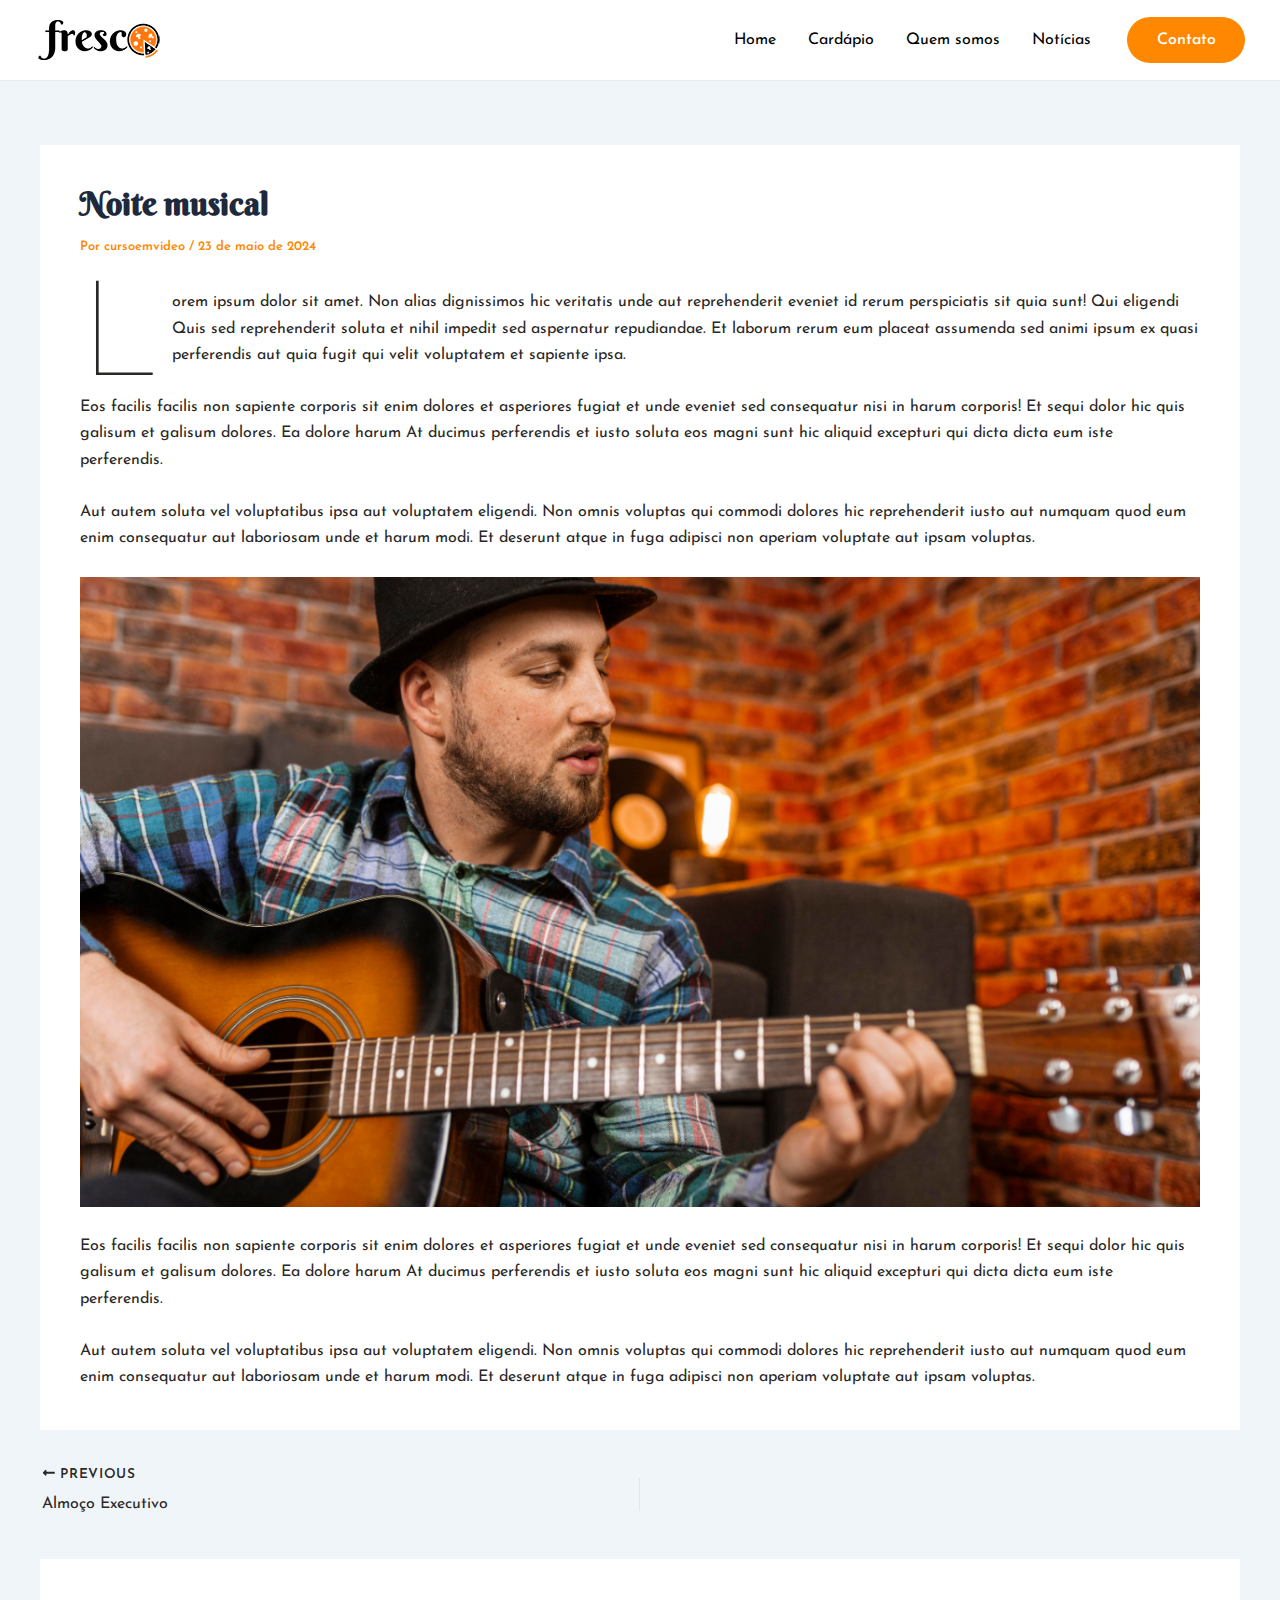
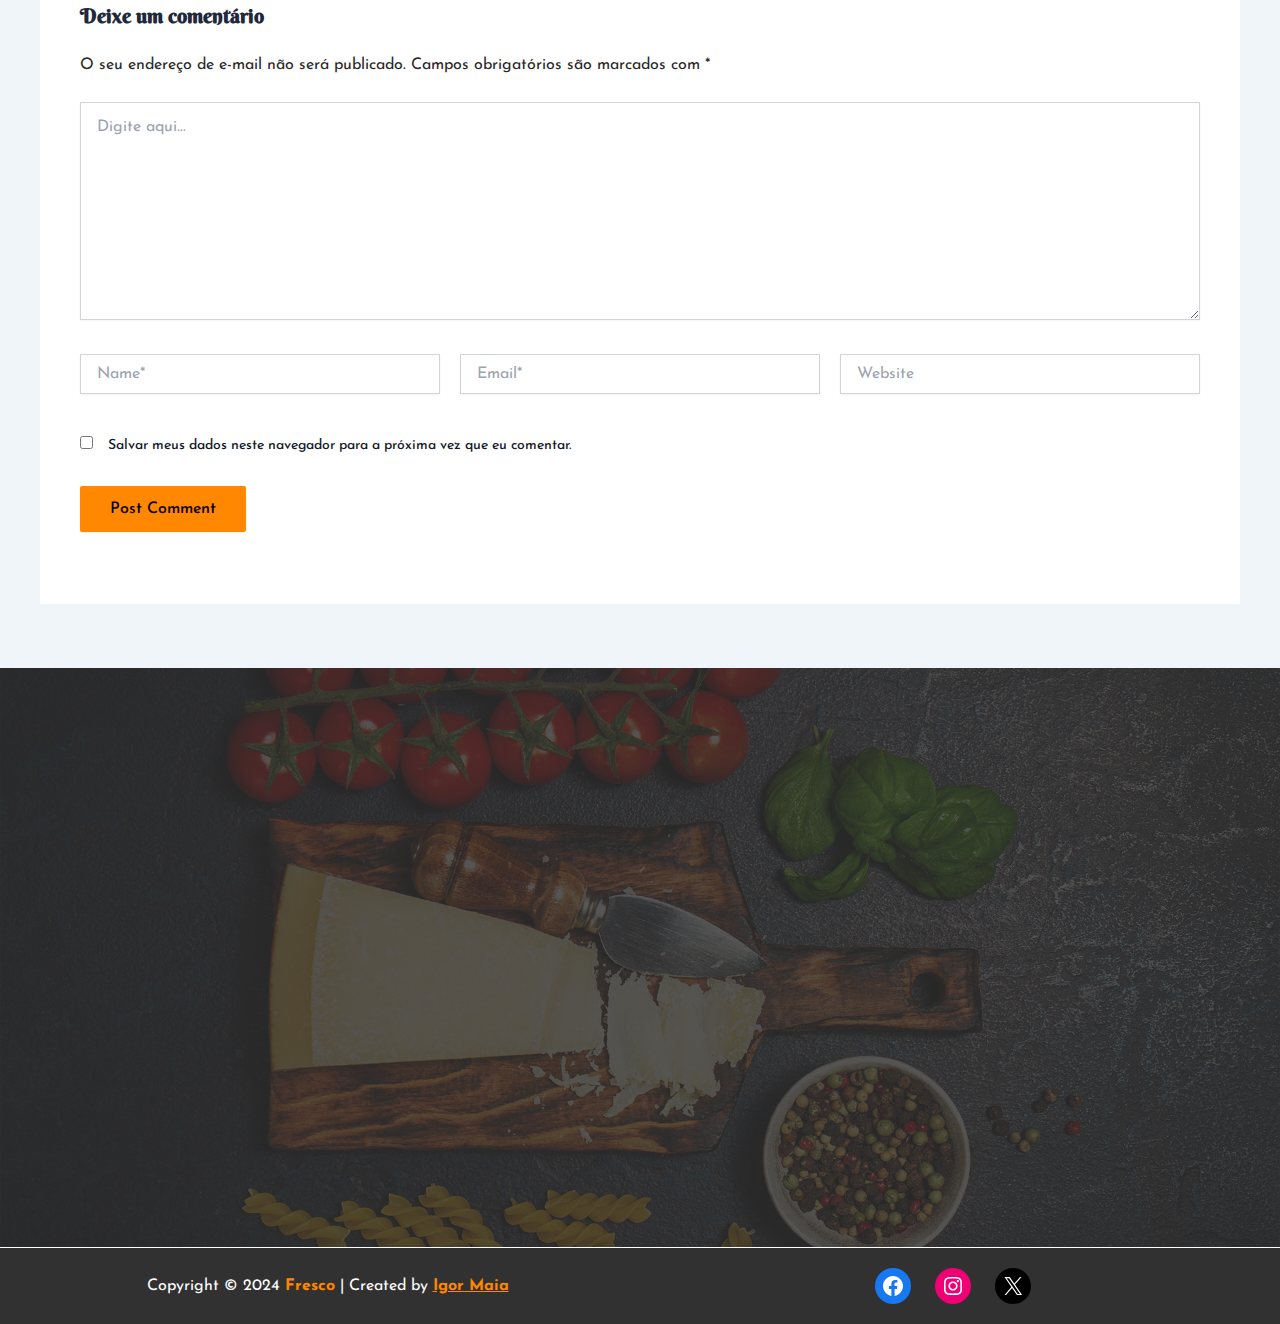
<file: 2024/05/noite-musical/index.html>
<!DOCTYPE html>
<html lang="pt-BR">
<head>
<meta charset="UTF-8">
<meta name="viewport" content="width=device-width, initial-scale=1">
	 <link rel="profile" href="https://gmpg.org/xfn/11"> 
	 <title>Noite musical &#8211; Fresco</title>
<meta name="robots" content="max-image-preview:large">
<link rel="dns-prefetch" href="//fonts.googleapis.com">
<link rel="alternate" type="application/rss+xml" title="Feed para Fresco &raquo;" href="./../../../feed/index.html">
<link rel="alternate" type="application/rss+xml" title="Feed de comentários para Fresco &raquo;" href="./../../../comments/feed/index.html">
<link rel="alternate" type="application/rss+xml" title="Feed de comentários para Fresco &raquo; Noite musical" href="./feed/index.html">
<script>
window._wpemojiSettings = {"baseUrl":"https:\/\/s.w.org\/images\/core\/emoji\/15.0.3\/72x72\/","ext":".png","svgUrl":"https:\/\/s.w.org\/images\/core\/emoji\/15.0.3\/svg\/","svgExt":".svg","source":{"concatemoji":".\/\/wp-includes\/js\/wp-emoji-release.min.js?ver=6.5.3"}};
/*! This file is auto-generated */
!function(i,n){var o,s,e;function c(e){try{var t={supportTests:e,timestamp:(new Date).valueOf()};sessionStorage.setItem(o,JSON.stringify(t))}catch(e){}}function p(e,t,n){e.clearRect(0,0,e.canvas.width,e.canvas.height),e.fillText(t,0,0);var t=new Uint32Array(e.getImageData(0,0,e.canvas.width,e.canvas.height).data),r=(e.clearRect(0,0,e.canvas.width,e.canvas.height),e.fillText(n,0,0),new Uint32Array(e.getImageData(0,0,e.canvas.width,e.canvas.height).data));return t.every(function(e,t){return e===r[t]})}function u(e,t,n){switch(t){case"flag":return n(e,"🏳️‍⚧️","🏳️​⚧️")?!1:!n(e,"🇺🇳","🇺​🇳")&&!n(e,"🏴󠁧󠁢󠁥󠁮󠁧󠁿","🏴​󠁧​󠁢​󠁥​󠁮​󠁧​󠁿");case"emoji":return!n(e,"🐦‍⬛","🐦​⬛")}return!1}function f(e,t,n){var r="undefined"!=typeof WorkerGlobalScope&&self instanceof WorkerGlobalScope?new OffscreenCanvas(300,150):i.createElement("canvas"),a=r.getContext("2d",{willReadFrequently:!0}),o=(a.textBaseline="top",a.font="600 32px Arial",{});return e.forEach(function(e){o[e]=t(a,e,n)}),o}function t(e){var t=i.createElement("script");t.src=e,t.defer=!0,i.head.appendChild(t)}"undefined"!=typeof Promise&&(o="wpEmojiSettingsSupports",s=["flag","emoji"],n.supports={everything:!0,everythingExceptFlag:!0},e=new Promise(function(e){i.addEventListener("DOMContentLoaded",e,{once:!0})}),new Promise(function(t){var n=function(){try{var e=JSON.parse(sessionStorage.getItem(o));if("object"==typeof e&&"number"==typeof e.timestamp&&(new Date).valueOf()<e.timestamp+604800&&"object"==typeof e.supportTests)return e.supportTests}catch(e){}return null}();if(!n){if("undefined"!=typeof Worker&&"undefined"!=typeof OffscreenCanvas&&"undefined"!=typeof URL&&URL.createObjectURL&&"undefined"!=typeof Blob)try{var e="postMessage("+f.toString()+"("+[JSON.stringify(s),u.toString(),p.toString()].join(",")+"));",r=new Blob([e],{type:"text/javascript"}),a=new Worker(URL.createObjectURL(r),{name:"wpTestEmojiSupports"});return void(a.onmessage=function(e){c(n=e.data),a.terminate(),t(n)})}catch(e){}c(n=f(s,u,p))}t(n)}).then(function(e){for(var t in e)n.supports[t]=e[t],n.supports.everything=n.supports.everything&&n.supports[t],"flag"!==t&&(n.supports.everythingExceptFlag=n.supports.everythingExceptFlag&&n.supports[t]);n.supports.everythingExceptFlag=n.supports.everythingExceptFlag&&!n.supports.flag,n.DOMReady=!1,n.readyCallback=function(){n.DOMReady=!0}}).then(function(){return e}).then(function(){var e;n.supports.everything||(n.readyCallback(),(e=n.source||{}).concatemoji?t(e.concatemoji):e.wpemoji&&e.twemoji&&(t(e.twemoji),t(e.wpemoji)))}))}((window,document),window._wpemojiSettings);
</script>
<link rel="stylesheet" id="astra-theme-css-css" href="./../../../wp-content/themes/astra/assets/css/minified/main.min.css?ver=4.6.16" media="all">
<style id="astra-theme-css-inline-css">:root{--ast-post-nav-space:0;--ast-container-default-xlg-padding:2.5em;--ast-container-default-lg-padding:2.5em;--ast-container-default-slg-padding:2em;--ast-container-default-md-padding:2.5em;--ast-container-default-sm-padding:2.5em;--ast-container-default-xs-padding:2.4em;--ast-container-default-xxs-padding:1.8em;--ast-code-block-background:#ECEFF3;--ast-comment-inputs-background:#F9FAFB;--ast-normal-container-width:1200px;--ast-narrow-container-width:750px;--ast-blog-title-font-weight:600;--ast-blog-meta-weight:600;}html{font-size:100%;}a{color:#ff8800;}a:hover,a:focus{color:#292827;}body,button,input,select,textarea,.ast-button,.ast-custom-button{font-family:'Josefin Sans',sans-serif;font-weight:400;font-size:16px;font-size:1rem;line-height:var(--ast-body-line-height,1.65);}blockquote{color:#000000;}h1,.entry-content h1,h2,.entry-content h2,h3,.entry-content h3,h4,.entry-content h4,h5,.entry-content h5,h6,.entry-content h6,.site-title,.site-title a{font-family:'Berkshire Swash',handwriting;}.site-title{font-size:26px;font-size:1.625rem;display:none;}.site-header .site-description{font-size:15px;font-size:0.9375rem;display:none;}.entry-title{font-size:20px;font-size:1.25rem;}.ast-blog-single-element.ast-taxonomy-container a{font-size:14px;font-size:0.875rem;}.ast-blog-meta-container{font-size:13px;font-size:0.8125rem;}.archive .ast-article-post .ast-article-inner,.blog .ast-article-post .ast-article-inner,.archive .ast-article-post .ast-article-inner:hover,.blog .ast-article-post .ast-article-inner:hover{border-top-left-radius:6px;border-top-right-radius:6px;border-bottom-right-radius:6px;border-bottom-left-radius:6px;overflow:hidden;}h1,.entry-content h1{font-size:140px;font-size:8.75rem;font-family:'Berkshire Swash',handwriting;line-height:1.4em;}h2,.entry-content h2{font-size:50px;font-size:3.125rem;font-family:'Berkshire Swash',handwriting;line-height:1.3em;}h3,.entry-content h3{font-size:36px;font-size:2.25rem;font-family:'Berkshire Swash',handwriting;line-height:1.3em;}h4,.entry-content h4{font-size:28px;font-size:1.75rem;line-height:1.2em;font-family:'Berkshire Swash',handwriting;}h5,.entry-content h5{font-size:22px;font-size:1.375rem;line-height:1.2em;font-family:'Berkshire Swash',handwriting;}h6,.entry-content h6{font-size:18px;font-size:1.125rem;line-height:1.25em;font-family:'Berkshire Swash',handwriting;}::selection{background-color:#ff8800;color:#000000;}body,h1,.entry-title a,.entry-content h1,h2,.entry-content h2,h3,.entry-content h3,h4,.entry-content h4,h5,.entry-content h5,h6,.entry-content h6{color:#292827;}.tagcloud a:hover,.tagcloud a:focus,.tagcloud a.current-item{color:#000000;border-color:#ff8800;background-color:#ff8800;}input:focus,input[type="text"]:focus,input[type="email"]:focus,input[type="url"]:focus,input[type="password"]:focus,input[type="reset"]:focus,input[type="search"]:focus,textarea:focus{border-color:#ff8800;}input[type="radio"]:checked,input[type=reset],input[type="checkbox"]:checked,input[type="checkbox"]:hover:checked,input[type="checkbox"]:focus:checked,input[type=range]::-webkit-slider-thumb{border-color:#ff8800;background-color:#ff8800;box-shadow:none;}.site-footer a:hover + .post-count,.site-footer a:focus + .post-count{background:#ff8800;border-color:#ff8800;}.single .nav-links .nav-previous,.single .nav-links .nav-next{color:#ff8800;}.entry-meta,.entry-meta *{line-height:1.45;color:#ff8800;font-weight:600;}.entry-meta a:not(.ast-button):hover,.entry-meta a:not(.ast-button):hover *,.entry-meta a:not(.ast-button):focus,.entry-meta a:not(.ast-button):focus *,.page-links > .page-link,.page-links .page-link:hover,.post-navigation a:hover{color:#292827;}#cat option,.secondary .calendar_wrap thead a,.secondary .calendar_wrap thead a:visited{color:#ff8800;}.secondary .calendar_wrap #today,.ast-progress-val span{background:#ff8800;}.secondary a:hover + .post-count,.secondary a:focus + .post-count{background:#ff8800;border-color:#ff8800;}.calendar_wrap #today > a{color:#000000;}.page-links .page-link,.single .post-navigation a{color:#292827;}.ast-search-menu-icon .search-form button.search-submit{padding:0 4px;}.ast-search-menu-icon form.search-form{padding-right:0;}.ast-search-menu-icon.slide-search input.search-field{width:0;}.ast-header-search .ast-search-menu-icon.ast-dropdown-active .search-form,.ast-header-search .ast-search-menu-icon.ast-dropdown-active .search-field:focus{transition:all 0.2s;}.search-form input.search-field:focus{outline:none;}.ast-search-menu-icon .search-form button.search-submit:focus,.ast-theme-transparent-header .ast-header-search .ast-dropdown-active .ast-icon,.ast-theme-transparent-header .ast-inline-search .search-field:focus .ast-icon{color:var(--ast-global-color-1);}.ast-header-search .slide-search .search-form{border:2px solid var(--ast-global-color-0);}.ast-header-search .slide-search .search-field{background-color:#fff;}.ast-archive-title{color:var(--ast-global-color-2);}.widget-title,.widget .wp-block-heading{font-size:22px;font-size:1.375rem;color:var(--ast-global-color-2);}.ast-single-post .entry-content a,.ast-comment-content a:not(.ast-comment-edit-reply-wrap a){text-decoration:underline;}.ast-single-post .elementor-button-wrapper .elementor-button,.ast-single-post .entry-content .uagb-tab a,.ast-single-post .entry-content .uagb-ifb-cta a,.ast-single-post .entry-content .uabb-module-content a,.ast-single-post .entry-content .uagb-post-grid a,.ast-single-post .entry-content .uagb-timeline a,.ast-single-post .entry-content .uagb-toc__wrap a,.ast-single-post .entry-content .uagb-taxomony-box a,.ast-single-post .entry-content .woocommerce a,.entry-content .wp-block-latest-posts > li > a,.ast-single-post .entry-content .wp-block-file__button,li.ast-post-filter-single,.ast-single-post .ast-comment-content .comment-reply-link,.ast-single-post .ast-comment-content .comment-edit-link{text-decoration:none;}.ast-search-menu-icon.slide-search a:focus-visible:focus-visible,.astra-search-icon:focus-visible,#close:focus-visible,a:focus-visible,.ast-menu-toggle:focus-visible,.site .skip-link:focus-visible,.wp-block-loginout input:focus-visible,.wp-block-search.wp-block-search__button-inside .wp-block-search__inside-wrapper,.ast-header-navigation-arrow:focus-visible,.woocommerce .wc-proceed-to-checkout > .checkout-button:focus-visible,.woocommerce .woocommerce-MyAccount-navigation ul li a:focus-visible,.ast-orders-table__row .ast-orders-table__cell:focus-visible,.woocommerce .woocommerce-order-details .order-again > .button:focus-visible,.woocommerce .woocommerce-message a.button.wc-forward:focus-visible,.woocommerce #minus_qty:focus-visible,.woocommerce #plus_qty:focus-visible,a#ast-apply-coupon:focus-visible,.woocommerce .woocommerce-info a:focus-visible,.woocommerce .astra-shop-summary-wrap a:focus-visible,.woocommerce a.wc-forward:focus-visible,#ast-apply-coupon:focus-visible,.woocommerce-js .woocommerce-mini-cart-item a.remove:focus-visible,#close:focus-visible,.button.search-submit:focus-visible,#search_submit:focus,.normal-search:focus-visible,.ast-header-account-wrap:focus-visible{outline-style:dotted;outline-color:inherit;outline-width:thin;}input:focus,input[type="text"]:focus,input[type="email"]:focus,input[type="url"]:focus,input[type="password"]:focus,input[type="reset"]:focus,input[type="search"]:focus,input[type="number"]:focus,textarea:focus,.wp-block-search__input:focus,[data-section="section-header-mobile-trigger"] .ast-button-wrap .ast-mobile-menu-trigger-minimal:focus,.ast-mobile-popup-drawer.active .menu-toggle-close:focus,.woocommerce-ordering select.orderby:focus,#ast-scroll-top:focus,#coupon_code:focus,.woocommerce-page #comment:focus,.woocommerce #reviews #respond input#submit:focus,.woocommerce a.add_to_cart_button:focus,.woocommerce .button.single_add_to_cart_button:focus,.woocommerce .woocommerce-cart-form button:focus,.woocommerce .woocommerce-cart-form__cart-item .quantity .qty:focus,.woocommerce .woocommerce-billing-fields .woocommerce-billing-fields__field-wrapper .woocommerce-input-wrapper > .input-text:focus,.woocommerce #order_comments:focus,.woocommerce #place_order:focus,.woocommerce .woocommerce-address-fields .woocommerce-address-fields__field-wrapper .woocommerce-input-wrapper > .input-text:focus,.woocommerce .woocommerce-MyAccount-content form button:focus,.woocommerce .woocommerce-MyAccount-content .woocommerce-EditAccountForm .woocommerce-form-row .woocommerce-Input.input-text:focus,.woocommerce .ast-woocommerce-container .woocommerce-pagination ul.page-numbers li a:focus,body #content .woocommerce form .form-row .select2-container--default .select2-selection--single:focus,#ast-coupon-code:focus,.woocommerce.woocommerce-js .quantity input[type=number]:focus,.woocommerce-js .woocommerce-mini-cart-item .quantity input[type=number]:focus,.woocommerce p#ast-coupon-trigger:focus{border-style:dotted;border-color:inherit;border-width:thin;}input{outline:none;}.ast-logo-title-inline .site-logo-img{padding-right:1em;}.site-logo-img img{ transition:all 0.2s linear;}body .ast-oembed-container *{position:absolute;top:0;width:100%;height:100%;left:0;}body .wp-block-embed-pocket-casts .ast-oembed-container *{position:unset;}.ast-single-post-featured-section + article {margin-top: 2em;}.site-content .ast-single-post-featured-section img {width: 100%;overflow: hidden;object-fit: cover;}.ast-separate-container .site-content .ast-single-post-featured-section + article {margin-top: -80px;z-index: 9;position: relative;border-radius: 4px;}@media (min-width: 922px) {.ast-no-sidebar .site-content .ast-article-image-container--wide {margin-left: -120px;margin-right: -120px;max-width: unset;width: unset;}.ast-left-sidebar .site-content .ast-article-image-container--wide,.ast-right-sidebar .site-content .ast-article-image-container--wide {margin-left: -10px;margin-right: -10px;}.site-content .ast-article-image-container--full {margin-left: calc( -50vw + 50%);margin-right: calc( -50vw + 50%);max-width: 100vw;width: 100vw;}.ast-left-sidebar .site-content .ast-article-image-container--full,.ast-right-sidebar .site-content .ast-article-image-container--full {margin-left: -10px;margin-right: -10px;max-width: inherit;width: auto;}}.site > .ast-single-related-posts-container {margin-top: 0;}@media (min-width: 922px) {.ast-desktop .ast-container--narrow {max-width: var(--ast-narrow-container-width);margin: 0 auto;}}input[type="text"],input[type="number"],input[type="email"],input[type="url"],input[type="password"],input[type="search"],input[type=reset],input[type=tel],input[type=date],select,textarea{font-size:16px;font-style:normal;font-weight:400;line-height:24px;width:100%;padding:12px 16px;border-radius:4px;box-shadow:0px 1px 2px 0px rgba(0,0,0,0.05);color:var(--ast-form-input-text,#475569);}input[type="text"],input[type="number"],input[type="email"],input[type="url"],input[type="password"],input[type="search"],input[type=reset],input[type=tel],input[type=date],select{height:40px;}input[type="date"]{border-width:1px;border-style:solid;border-color:var(--ast-border-color);}input[type="text"]:focus,input[type="number"]:focus,input[type="email"]:focus,input[type="url"]:focus,input[type="password"]:focus,input[type="search"]:focus,input[type=reset]:focus,input[type="tel"]:focus,input[type="date"]:focus,select:focus,textarea:focus{border-color:#046BD2;box-shadow:none;outline:none;color:var(--ast-form-input-focus-text,#475569);}label,legend{color:#111827;font-size:14px;font-style:normal;font-weight:500;line-height:20px;}select{padding:6px 10px;}fieldset{padding:30px;border-radius:4px;}button,.ast-button,.button,input[type="button"],input[type="reset"],input[type="submit"]{border-radius:4px;box-shadow:0px 1px 2px 0px rgba(0,0,0,0.05);}:root{--ast-comment-inputs-background:#FFF;}::placeholder{color:var(--ast-form-field-color,#9CA3AF);}::-ms-input-placeholder{color:var(--ast-form-field-color,#9CA3AF);}@media (max-width:921.9px){#ast-desktop-header{display:none;}}@media (min-width:922px){#ast-mobile-header{display:none;}}.wp-block-buttons.aligncenter{justify-content:center;}@media (max-width:921px){.ast-theme-transparent-header #primary,.ast-theme-transparent-header #secondary{padding:0;}}@media (max-width:921px){.ast-plain-container.ast-no-sidebar #primary{padding:0;}}.ast-plain-container.ast-no-sidebar #primary{margin-top:0;margin-bottom:0;}@media (min-width:1200px){.ast-plain-container.ast-no-sidebar #primary{margin-top:60px;margin-bottom:60px;}}.wp-block-button.is-style-outline .wp-block-button__link{border-color:#ff8800;}div.wp-block-button.is-style-outline > .wp-block-button__link:not(.has-text-color),div.wp-block-button.wp-block-button__link.is-style-outline:not(.has-text-color){color:#ff8800;}.wp-block-button.is-style-outline .wp-block-button__link:hover,.wp-block-buttons .wp-block-button.is-style-outline .wp-block-button__link:focus,.wp-block-buttons .wp-block-button.is-style-outline > .wp-block-button__link:not(.has-text-color):hover,.wp-block-buttons .wp-block-button.wp-block-button__link.is-style-outline:not(.has-text-color):hover{color:#ffffff;background-color:#292827;border-color:#292827;}.post-page-numbers.current .page-link,.ast-pagination .page-numbers.current{color:#000000;border-color:#ff8800;background-color:#ff8800;}.wp-block-buttons .wp-block-button.is-style-outline .wp-block-button__link.wp-element-button,.ast-outline-button,.wp-block-uagb-buttons-child .uagb-buttons-repeater.ast-outline-button{border-color:#ff8800;font-family:inherit;font-weight:500;font-size:16px;font-size:1rem;line-height:1em;padding-top:13px;padding-right:30px;padding-bottom:13px;padding-left:30px;}.wp-block-buttons .wp-block-button.is-style-outline > .wp-block-button__link:not(.has-text-color),.wp-block-buttons .wp-block-button.wp-block-button__link.is-style-outline:not(.has-text-color),.ast-outline-button{color:#ff8800;}.wp-block-button.is-style-outline .wp-block-button__link:hover,.wp-block-buttons .wp-block-button.is-style-outline .wp-block-button__link:focus,.wp-block-buttons .wp-block-button.is-style-outline > .wp-block-button__link:not(.has-text-color):hover,.wp-block-buttons .wp-block-button.wp-block-button__link.is-style-outline:not(.has-text-color):hover,.ast-outline-button:hover,.ast-outline-button:focus,.wp-block-uagb-buttons-child .uagb-buttons-repeater.ast-outline-button:hover,.wp-block-uagb-buttons-child .uagb-buttons-repeater.ast-outline-button:focus{color:#ffffff;background-color:#292827;border-color:#292827;}.ast-single-post .entry-content a.ast-outline-button,.ast-single-post .entry-content .is-style-outline>.wp-block-button__link{text-decoration:none;}.uagb-buttons-repeater.ast-outline-button{border-radius:9999px;}@media (max-width:921px){.wp-block-buttons .wp-block-button.is-style-outline .wp-block-button__link.wp-element-button,.ast-outline-button,.wp-block-uagb-buttons-child .uagb-buttons-repeater.ast-outline-button{padding-top:12px;padding-right:28px;padding-bottom:12px;padding-left:28px;}}@media (max-width:544px){.wp-block-buttons .wp-block-button.is-style-outline .wp-block-button__link.wp-element-button,.ast-outline-button,.wp-block-uagb-buttons-child .uagb-buttons-repeater.ast-outline-button{padding-top:10px;padding-right:24px;padding-bottom:10px;padding-left:24px;}}.entry-content[ast-blocks-layout] > figure{margin-bottom:1em;}h1.widget-title{font-weight:inherit;}h2.widget-title{font-weight:inherit;}h3.widget-title{font-weight:inherit;}#page{display:flex;flex-direction:column;min-height:100vh;}.ast-404-layout-1 h1.page-title{color:var(--ast-global-color-2);}.single .post-navigation a{line-height:1em;height:inherit;}.error-404 .page-sub-title{font-size:1.5rem;font-weight:inherit;}.search .site-content .content-area .search-form{margin-bottom:0;}#page .site-content{flex-grow:1;}.widget{margin-bottom:1.25em;}#secondary li{line-height:1.5em;}#secondary .wp-block-group h2{margin-bottom:0.7em;}#secondary h2{font-size:1.7rem;}.ast-separate-container .ast-article-post,.ast-separate-container .ast-article-single,.ast-separate-container .comment-respond{padding:2.5em;}.ast-separate-container .ast-article-single .ast-article-single{padding:0;}.ast-article-single .wp-block-post-template-is-layout-grid{padding-left:0;}.ast-separate-container .comments-title,.ast-narrow-container .comments-title{padding:1.5em 2em;}.ast-page-builder-template .comment-form-textarea,.ast-comment-formwrap .ast-grid-common-col{padding:0;}.ast-comment-formwrap{padding:0;display:inline-flex;column-gap:20px;width:100%;margin-left:0;margin-right:0;}.comments-area textarea#comment:focus,.comments-area textarea#comment:active,.comments-area .ast-comment-formwrap input[type="text"]:focus,.comments-area .ast-comment-formwrap input[type="text"]:active {box-shadow:none;outline:none;}.archive.ast-page-builder-template .entry-header{margin-top:2em;}.ast-page-builder-template .ast-comment-formwrap{width:100%;}.entry-title{margin-bottom:0.6em;}.ast-archive-description p{font-size:inherit;font-weight:inherit;line-height:inherit;}.ast-article-single img{box-shadow:0 0 30px 0 rgba(0,0,0,.15);-webkit-box-shadow:0 0 30px 0 rgba(0,0,0,.15);-moz-box-shadow:0 0 30px 0 rgba(0,0,0,.15);}.ast-separate-container .ast-comment-list li.depth-1,.hentry{margin-bottom:1.5em;}.site-content section.ast-archive-description{margin-bottom:2em;}@media (min-width:921px){.ast-left-sidebar.ast-page-builder-template #secondary,.archive.ast-right-sidebar.ast-page-builder-template .site-main{padding-left:20px;padding-right:20px;}}@media (max-width:544px){.ast-comment-formwrap.ast-row{column-gap:10px;display:inline-block;}#ast-commentform .ast-grid-common-col{position:relative;width:100%;}}@media (min-width:1201px){.ast-separate-container .ast-article-post,.ast-separate-container .ast-article-single,.ast-separate-container .ast-author-box,.ast-separate-container .ast-404-layout-1,.ast-separate-container .no-results{padding:2.5em;}}@media (max-width:921px){.ast-separate-container #primary,.ast-separate-container #secondary{padding:1.5em 0;}#primary,#secondary{padding:1.5em 0;margin:0;}.ast-left-sidebar #content > .ast-container{display:flex;flex-direction:column-reverse;width:100%;}}@media (min-width:922px){.ast-separate-container.ast-right-sidebar #primary,.ast-separate-container.ast-left-sidebar #primary{border:0;}.search-no-results.ast-separate-container #primary{margin-bottom:4em;}}.wp-block-button .wp-block-button__link{color:#000000;}.wp-block-button .wp-block-button__link:hover,.wp-block-button .wp-block-button__link:focus{color:#ffffff;background-color:#292827;border-color:#292827;}.wp-block-button .wp-block-button__link,.wp-block-search .wp-block-search__button,body .wp-block-file .wp-block-file__button{border-color:#ff8800;background-color:#ff8800;color:#000000;font-family:inherit;font-weight:500;line-height:1em;font-size:16px;font-size:1rem;padding-top:15px;padding-right:30px;padding-bottom:15px;padding-left:30px;}.ast-single-post .entry-content .wp-block-button .wp-block-button__link,.ast-single-post .entry-content .wp-block-search .wp-block-search__button,body .entry-content .wp-block-file .wp-block-file__button{text-decoration:none;}@media (max-width:921px){.wp-block-button .wp-block-button__link,.wp-block-search .wp-block-search__button,body .wp-block-file .wp-block-file__button{padding-top:14px;padding-right:28px;padding-bottom:14px;padding-left:28px;}}@media (max-width:544px){.wp-block-button .wp-block-button__link,.wp-block-search .wp-block-search__button,body .wp-block-file .wp-block-file__button{padding-top:12px;padding-right:24px;padding-bottom:12px;padding-left:24px;}}.menu-toggle,button,.ast-button,.ast-custom-button,.button,input#submit,input[type="button"],input[type="submit"],input[type="reset"],#comments .submit,.search .search-submit,form[CLASS*="wp-block-search__"].wp-block-search .wp-block-search__inside-wrapper .wp-block-search__button,body .wp-block-file .wp-block-file__button,.search .search-submit,.woocommerce-js a.button,.woocommerce button.button,.woocommerce .woocommerce-message a.button,.woocommerce #respond input#submit.alt,.woocommerce input.button.alt,.woocommerce input.button,.woocommerce input.button:disabled,.woocommerce input.button:disabled[disabled],.woocommerce input.button:disabled:hover,.woocommerce input.button:disabled[disabled]:hover,.woocommerce #respond input#submit,.woocommerce button.button.alt.disabled,.wc-block-grid__products .wc-block-grid__product .wp-block-button__link,.wc-block-grid__product-onsale,[CLASS*="wc-block"] button,.woocommerce-js .astra-cart-drawer .astra-cart-drawer-content .woocommerce-mini-cart__buttons .button:not(.checkout):not(.ast-continue-shopping),.woocommerce-js .astra-cart-drawer .astra-cart-drawer-content .woocommerce-mini-cart__buttons a.checkout,.woocommerce button.button.alt.disabled.wc-variation-selection-needed,[CLASS*="wc-block"] .wc-block-components-button{border-style:solid;border-top-width:0;border-right-width:0;border-left-width:0;border-bottom-width:0;color:#000000;border-color:#ff8800;background-color:#ff8800;padding-top:15px;padding-right:30px;padding-bottom:15px;padding-left:30px;font-family:inherit;font-weight:500;font-size:16px;font-size:1rem;line-height:1em;}button:focus,.menu-toggle:hover,button:hover,.ast-button:hover,.ast-custom-button:hover .button:hover,.ast-custom-button:hover ,input[type=reset]:hover,input[type=reset]:focus,input#submit:hover,input#submit:focus,input[type="button"]:hover,input[type="button"]:focus,input[type="submit"]:hover,input[type="submit"]:focus,form[CLASS*="wp-block-search__"].wp-block-search .wp-block-search__inside-wrapper .wp-block-search__button:hover,form[CLASS*="wp-block-search__"].wp-block-search .wp-block-search__inside-wrapper .wp-block-search__button:focus,body .wp-block-file .wp-block-file__button:hover,body .wp-block-file .wp-block-file__button:focus,.woocommerce-js a.button:hover,.woocommerce button.button:hover,.woocommerce .woocommerce-message a.button:hover,.woocommerce #respond input#submit:hover,.woocommerce #respond input#submit.alt:hover,.woocommerce input.button.alt:hover,.woocommerce input.button:hover,.woocommerce button.button.alt.disabled:hover,.wc-block-grid__products .wc-block-grid__product .wp-block-button__link:hover,[CLASS*="wc-block"] button:hover,.woocommerce-js .astra-cart-drawer .astra-cart-drawer-content .woocommerce-mini-cart__buttons .button:not(.checkout):not(.ast-continue-shopping):hover,.woocommerce-js .astra-cart-drawer .astra-cart-drawer-content .woocommerce-mini-cart__buttons a.checkout:hover,.woocommerce button.button.alt.disabled.wc-variation-selection-needed:hover,[CLASS*="wc-block"] .wc-block-components-button:hover,[CLASS*="wc-block"] .wc-block-components-button:focus{color:#ffffff;background-color:#292827;border-color:#292827;}form[CLASS*="wp-block-search__"].wp-block-search .wp-block-search__inside-wrapper .wp-block-search__button.has-icon{padding-top:calc(15px - 3px);padding-right:calc(30px - 3px);padding-bottom:calc(15px - 3px);padding-left:calc(30px - 3px);}@media (max-width:921px){.menu-toggle,button,.ast-button,.ast-custom-button,.button,input#submit,input[type="button"],input[type="submit"],input[type="reset"],#comments .submit,.search .search-submit,form[CLASS*="wp-block-search__"].wp-block-search .wp-block-search__inside-wrapper .wp-block-search__button,body .wp-block-file .wp-block-file__button,.search .search-submit,.woocommerce-js a.button,.woocommerce button.button,.woocommerce .woocommerce-message a.button,.woocommerce #respond input#submit.alt,.woocommerce input.button.alt,.woocommerce input.button,.woocommerce input.button:disabled,.woocommerce input.button:disabled[disabled],.woocommerce input.button:disabled:hover,.woocommerce input.button:disabled[disabled]:hover,.woocommerce #respond input#submit,.woocommerce button.button.alt.disabled,.wc-block-grid__products .wc-block-grid__product .wp-block-button__link,.wc-block-grid__product-onsale,[CLASS*="wc-block"] button,.woocommerce-js .astra-cart-drawer .astra-cart-drawer-content .woocommerce-mini-cart__buttons .button:not(.checkout):not(.ast-continue-shopping),.woocommerce-js .astra-cart-drawer .astra-cart-drawer-content .woocommerce-mini-cart__buttons a.checkout,.woocommerce button.button.alt.disabled.wc-variation-selection-needed,[CLASS*="wc-block"] .wc-block-components-button{padding-top:14px;padding-right:28px;padding-bottom:14px;padding-left:28px;}}@media (max-width:544px){.menu-toggle,button,.ast-button,.ast-custom-button,.button,input#submit,input[type="button"],input[type="submit"],input[type="reset"],#comments .submit,.search .search-submit,form[CLASS*="wp-block-search__"].wp-block-search .wp-block-search__inside-wrapper .wp-block-search__button,body .wp-block-file .wp-block-file__button,.search .search-submit,.woocommerce-js a.button,.woocommerce button.button,.woocommerce .woocommerce-message a.button,.woocommerce #respond input#submit.alt,.woocommerce input.button.alt,.woocommerce input.button,.woocommerce input.button:disabled,.woocommerce input.button:disabled[disabled],.woocommerce input.button:disabled:hover,.woocommerce input.button:disabled[disabled]:hover,.woocommerce #respond input#submit,.woocommerce button.button.alt.disabled,.wc-block-grid__products .wc-block-grid__product .wp-block-button__link,.wc-block-grid__product-onsale,[CLASS*="wc-block"] button,.woocommerce-js .astra-cart-drawer .astra-cart-drawer-content .woocommerce-mini-cart__buttons .button:not(.checkout):not(.ast-continue-shopping),.woocommerce-js .astra-cart-drawer .astra-cart-drawer-content .woocommerce-mini-cart__buttons a.checkout,.woocommerce button.button.alt.disabled.wc-variation-selection-needed,[CLASS*="wc-block"] .wc-block-components-button{padding-top:12px;padding-right:24px;padding-bottom:12px;padding-left:24px;}}@media (max-width:921px){.ast-mobile-header-stack .main-header-bar .ast-search-menu-icon{display:inline-block;}.ast-header-break-point.ast-header-custom-item-outside .ast-mobile-header-stack .main-header-bar .ast-search-icon{margin:0;}.ast-comment-avatar-wrap img{max-width:2.5em;}.ast-comment-meta{padding:0 1.8888em 1.3333em;}}@media (min-width:544px){.ast-container{max-width:100%;}}@media (max-width:544px){.ast-separate-container .ast-article-post,.ast-separate-container .ast-article-single,.ast-separate-container .comments-title,.ast-separate-container .ast-archive-description{padding:1.5em 1em;}.ast-separate-container #content .ast-container{padding-left:0.54em;padding-right:0.54em;}.ast-separate-container .ast-comment-list .bypostauthor{padding:.5em;}.ast-search-menu-icon.ast-dropdown-active .search-field{width:170px;}}.ast-separate-container{background-color:var(--ast-global-color-4);;}@media (max-width:921px){.site-title{display:none;}.site-header .site-description{display:none;}h1,.entry-content h1{font-size:30px;}h2,.entry-content h2{font-size:25px;}h3,.entry-content h3{font-size:20px;}}@media (max-width:544px){.site-title{display:none;}.site-header .site-description{display:none;}h1,.entry-content h1{font-size:30px;}h2,.entry-content h2{font-size:25px;}h3,.entry-content h3{font-size:20px;}}@media (max-width:921px){html{font-size:91.2%;}}@media (max-width:544px){html{font-size:91.2%;}}@media (min-width:922px){.ast-container{max-width:1240px;}}@media (min-width:922px){.site-content .ast-container{display:flex;}}@media (max-width:921px){.site-content .ast-container{flex-direction:column;}}.entry-content h1,.entry-content h2,.entry-content h3,.entry-content h4,.entry-content h5,.entry-content h6{clear:none;}@media (min-width:922px){.main-header-menu .sub-menu .menu-item.ast-left-align-sub-menu:hover > .sub-menu,.main-header-menu .sub-menu .menu-item.ast-left-align-sub-menu.focus > .sub-menu{margin-left:-0px;}}.entry-content li > p{margin-bottom:0;}.site .comments-area{padding-bottom:2em;margin-top:2em;}.wp-block-file {display: flex;align-items: center;flex-wrap: wrap;justify-content: space-between;}.wp-block-pullquote {border: none;}.wp-block-pullquote blockquote::before {content: "\201D";font-family: "Helvetica",sans-serif;display: flex;transform: rotate( 180deg );font-size: 6rem;font-style: normal;line-height: 1;font-weight: bold;align-items: center;justify-content: center;}.has-text-align-right > blockquote::before {justify-content: flex-start;}.has-text-align-left > blockquote::before {justify-content: flex-end;}figure.wp-block-pullquote.is-style-solid-color blockquote {max-width: 100%;text-align: inherit;}html body {--wp--custom--ast-default-block-top-padding: 3em;--wp--custom--ast-default-block-right-padding: 3em;--wp--custom--ast-default-block-bottom-padding: 3em;--wp--custom--ast-default-block-left-padding: 3em;--wp--custom--ast-container-width: 1200px;--wp--custom--ast-content-width-size: 1200px;--wp--custom--ast-wide-width-size: calc(1200px + var(--wp--custom--ast-default-block-left-padding) + var(--wp--custom--ast-default-block-right-padding));}.ast-narrow-container {--wp--custom--ast-content-width-size: 750px;--wp--custom--ast-wide-width-size: 750px;}@media(max-width: 921px) {html body {--wp--custom--ast-default-block-top-padding: 3em;--wp--custom--ast-default-block-right-padding: 2em;--wp--custom--ast-default-block-bottom-padding: 3em;--wp--custom--ast-default-block-left-padding: 2em;}}@media(max-width: 544px) {html body {--wp--custom--ast-default-block-top-padding: 3em;--wp--custom--ast-default-block-right-padding: 1.5em;--wp--custom--ast-default-block-bottom-padding: 3em;--wp--custom--ast-default-block-left-padding: 1.5em;}}.entry-content > .wp-block-group,.entry-content > .wp-block-cover,.entry-content > .wp-block-columns {padding-top: var(--wp--custom--ast-default-block-top-padding);padding-right: var(--wp--custom--ast-default-block-right-padding);padding-bottom: var(--wp--custom--ast-default-block-bottom-padding);padding-left: var(--wp--custom--ast-default-block-left-padding);}.ast-plain-container.ast-no-sidebar .entry-content > .alignfull,.ast-page-builder-template .ast-no-sidebar .entry-content > .alignfull {margin-left: calc( -50vw + 50%);margin-right: calc( -50vw + 50%);max-width: 100vw;width: 100vw;}.ast-plain-container.ast-no-sidebar .entry-content .alignfull .alignfull,.ast-page-builder-template.ast-no-sidebar .entry-content .alignfull .alignfull,.ast-plain-container.ast-no-sidebar .entry-content .alignfull .alignwide,.ast-page-builder-template.ast-no-sidebar .entry-content .alignfull .alignwide,.ast-plain-container.ast-no-sidebar .entry-content .alignwide .alignfull,.ast-page-builder-template.ast-no-sidebar .entry-content .alignwide .alignfull,.ast-plain-container.ast-no-sidebar .entry-content .alignwide .alignwide,.ast-page-builder-template.ast-no-sidebar .entry-content .alignwide .alignwide,.ast-plain-container.ast-no-sidebar .entry-content .wp-block-column .alignfull,.ast-page-builder-template.ast-no-sidebar .entry-content .wp-block-column .alignfull,.ast-plain-container.ast-no-sidebar .entry-content .wp-block-column .alignwide,.ast-page-builder-template.ast-no-sidebar .entry-content .wp-block-column .alignwide {margin-left: auto;margin-right: auto;width: 100%;}[ast-blocks-layout] .wp-block-separator:not(.is-style-dots) {height: 0;}[ast-blocks-layout] .wp-block-separator {margin: 20px auto;}[ast-blocks-layout] .wp-block-separator:not(.is-style-wide):not(.is-style-dots) {max-width: 100px;}[ast-blocks-layout] .wp-block-separator.has-background {padding: 0;}.entry-content[ast-blocks-layout] > * {max-width: var(--wp--custom--ast-content-width-size);margin-left: auto;margin-right: auto;}.entry-content[ast-blocks-layout] > .alignwide {max-width: var(--wp--custom--ast-wide-width-size);}.entry-content[ast-blocks-layout] .alignfull {max-width: none;}.entry-content .wp-block-columns {margin-bottom: 0;}blockquote {margin: 1.5em;border-color: rgba(0,0,0,0.05);}.wp-block-quote:not(.has-text-align-right):not(.has-text-align-center) {border-left: 5px solid rgba(0,0,0,0.05);}.has-text-align-right > blockquote,blockquote.has-text-align-right {border-right: 5px solid rgba(0,0,0,0.05);}.has-text-align-left > blockquote,blockquote.has-text-align-left {border-left: 5px solid rgba(0,0,0,0.05);}.wp-block-site-tagline,.wp-block-latest-posts .read-more {margin-top: 15px;}.wp-block-loginout p label {display: block;}.wp-block-loginout p:not(.login-remember):not(.login-submit) input {width: 100%;}.wp-block-loginout input:focus {border-color: transparent;}.wp-block-loginout input:focus {outline: thin dotted;}.entry-content .wp-block-media-text .wp-block-media-text__content {padding: 0 0 0 8%;}.entry-content .wp-block-media-text.has-media-on-the-right .wp-block-media-text__content {padding: 0 8% 0 0;}.entry-content .wp-block-media-text.has-background .wp-block-media-text__content {padding: 8%;}.entry-content .wp-block-cover:not([class*="background-color"]) .wp-block-cover__inner-container,.entry-content .wp-block-cover:not([class*="background-color"]) .wp-block-cover-image-text,.entry-content .wp-block-cover:not([class*="background-color"]) .wp-block-cover-text,.entry-content .wp-block-cover-image:not([class*="background-color"]) .wp-block-cover__inner-container,.entry-content .wp-block-cover-image:not([class*="background-color"]) .wp-block-cover-image-text,.entry-content .wp-block-cover-image:not([class*="background-color"]) .wp-block-cover-text {color: var(--ast-global-color-5);}.wp-block-loginout .login-remember input {width: 1.1rem;height: 1.1rem;margin: 0 5px 4px 0;vertical-align: middle;}.wp-block-latest-posts > li > *:first-child,.wp-block-latest-posts:not(.is-grid) > li:first-child {margin-top: 0;}.wp-block-search__inside-wrapper .wp-block-search__input {padding: 0 10px;color: var(--ast-global-color-3);background: var(--ast-global-color-5);border-color: var(--ast-border-color);}.wp-block-latest-posts .read-more {margin-bottom: 1.5em;}.wp-block-search__no-button .wp-block-search__inside-wrapper .wp-block-search__input {padding-top: 5px;padding-bottom: 5px;}.wp-block-latest-posts .wp-block-latest-posts__post-date,.wp-block-latest-posts .wp-block-latest-posts__post-author {font-size: 1rem;}.wp-block-latest-posts > li > *,.wp-block-latest-posts:not(.is-grid) > li {margin-top: 12px;margin-bottom: 12px;}.ast-page-builder-template .entry-content[ast-blocks-layout] > *,.ast-page-builder-template .entry-content[ast-blocks-layout] > .alignfull > * {max-width: none;}.ast-page-builder-template .entry-content[ast-blocks-layout] > .alignwide > * {max-width: var(--wp--custom--ast-wide-width-size);}.ast-page-builder-template .entry-content[ast-blocks-layout] > .inherit-container-width > *,.ast-page-builder-template .entry-content[ast-blocks-layout] > * > *,.entry-content[ast-blocks-layout] > .wp-block-cover .wp-block-cover__inner-container {max-width: var(--wp--custom--ast-content-width-size);margin-left: auto;margin-right: auto;}.entry-content[ast-blocks-layout] .wp-block-cover:not(.alignleft):not(.alignright) {width: auto;}@media(max-width: 1200px) {.ast-separate-container .entry-content > .alignfull,.ast-separate-container .entry-content[ast-blocks-layout] > .alignwide,.ast-plain-container .entry-content[ast-blocks-layout] > .alignwide,.ast-plain-container .entry-content .alignfull {margin-left: calc(-1 * min(var(--ast-container-default-xlg-padding),20px)) ;margin-right: calc(-1 * min(var(--ast-container-default-xlg-padding),20px));}}@media(min-width: 1201px) {.ast-separate-container .entry-content > .alignfull {margin-left: calc(-1 * var(--ast-container-default-xlg-padding) );margin-right: calc(-1 * var(--ast-container-default-xlg-padding) );}.ast-separate-container .entry-content[ast-blocks-layout] > .alignwide,.ast-plain-container .entry-content[ast-blocks-layout] > .alignwide {margin-left: calc(-1 * var(--wp--custom--ast-default-block-left-padding) );margin-right: calc(-1 * var(--wp--custom--ast-default-block-right-padding) );}}@media(min-width: 921px) {.ast-separate-container .entry-content .wp-block-group.alignwide:not(.inherit-container-width) > :where(:not(.alignleft):not(.alignright)),.ast-plain-container .entry-content .wp-block-group.alignwide:not(.inherit-container-width) > :where(:not(.alignleft):not(.alignright)) {max-width: calc( var(--wp--custom--ast-content-width-size) + 80px );}.ast-plain-container.ast-right-sidebar .entry-content[ast-blocks-layout] .alignfull,.ast-plain-container.ast-left-sidebar .entry-content[ast-blocks-layout] .alignfull {margin-left: -60px;margin-right: -60px;}}@media(min-width: 544px) {.entry-content > .alignleft {margin-right: 20px;}.entry-content > .alignright {margin-left: 20px;}}@media (max-width:544px){.wp-block-columns .wp-block-column:not(:last-child){margin-bottom:20px;}.wp-block-latest-posts{margin:0;}}@media( max-width: 600px ) {.entry-content .wp-block-media-text .wp-block-media-text__content,.entry-content .wp-block-media-text.has-media-on-the-right .wp-block-media-text__content {padding: 8% 0 0;}.entry-content .wp-block-media-text.has-background .wp-block-media-text__content {padding: 8%;}}.ast-page-builder-template .entry-header {padding-left: 0;}.ast-narrow-container .site-content .wp-block-uagb-image--align-full .wp-block-uagb-image__figure {max-width: 100%;margin-left: auto;margin-right: auto;}.entry-content ul,.entry-content ol {padding: revert;margin: revert;padding-left: 20px;}:root .has-ast-global-color-0-color{color:var(--ast-global-color-0);}:root .has-ast-global-color-0-background-color{background-color:var(--ast-global-color-0);}:root .wp-block-button .has-ast-global-color-0-color{color:var(--ast-global-color-0);}:root .wp-block-button .has-ast-global-color-0-background-color{background-color:var(--ast-global-color-0);}:root .has-ast-global-color-1-color{color:var(--ast-global-color-1);}:root .has-ast-global-color-1-background-color{background-color:var(--ast-global-color-1);}:root .wp-block-button .has-ast-global-color-1-color{color:var(--ast-global-color-1);}:root .wp-block-button .has-ast-global-color-1-background-color{background-color:var(--ast-global-color-1);}:root .has-ast-global-color-2-color{color:var(--ast-global-color-2);}:root .has-ast-global-color-2-background-color{background-color:var(--ast-global-color-2);}:root .wp-block-button .has-ast-global-color-2-color{color:var(--ast-global-color-2);}:root .wp-block-button .has-ast-global-color-2-background-color{background-color:var(--ast-global-color-2);}:root .has-ast-global-color-3-color{color:var(--ast-global-color-3);}:root .has-ast-global-color-3-background-color{background-color:var(--ast-global-color-3);}:root .wp-block-button .has-ast-global-color-3-color{color:var(--ast-global-color-3);}:root .wp-block-button .has-ast-global-color-3-background-color{background-color:var(--ast-global-color-3);}:root .has-ast-global-color-4-color{color:var(--ast-global-color-4);}:root .has-ast-global-color-4-background-color{background-color:var(--ast-global-color-4);}:root .wp-block-button .has-ast-global-color-4-color{color:var(--ast-global-color-4);}:root .wp-block-button .has-ast-global-color-4-background-color{background-color:var(--ast-global-color-4);}:root .has-ast-global-color-5-color{color:var(--ast-global-color-5);}:root .has-ast-global-color-5-background-color{background-color:var(--ast-global-color-5);}:root .wp-block-button .has-ast-global-color-5-color{color:var(--ast-global-color-5);}:root .wp-block-button .has-ast-global-color-5-background-color{background-color:var(--ast-global-color-5);}:root .has-ast-global-color-6-color{color:var(--ast-global-color-6);}:root .has-ast-global-color-6-background-color{background-color:var(--ast-global-color-6);}:root .wp-block-button .has-ast-global-color-6-color{color:var(--ast-global-color-6);}:root .wp-block-button .has-ast-global-color-6-background-color{background-color:var(--ast-global-color-6);}:root .has-ast-global-color-7-color{color:var(--ast-global-color-7);}:root .has-ast-global-color-7-background-color{background-color:var(--ast-global-color-7);}:root .wp-block-button .has-ast-global-color-7-color{color:var(--ast-global-color-7);}:root .wp-block-button .has-ast-global-color-7-background-color{background-color:var(--ast-global-color-7);}:root .has-ast-global-color-8-color{color:var(--ast-global-color-8);}:root .has-ast-global-color-8-background-color{background-color:var(--ast-global-color-8);}:root .wp-block-button .has-ast-global-color-8-color{color:var(--ast-global-color-8);}:root .wp-block-button .has-ast-global-color-8-background-color{background-color:var(--ast-global-color-8);}:root{--ast-global-color-0:#046bd2;--ast-global-color-1:#045cb4;--ast-global-color-2:#1e293b;--ast-global-color-3:#334155;--ast-global-color-4:#F0F5FA;--ast-global-color-5:#FFFFFF;--ast-global-color-6:#D1D5DB;--ast-global-color-7:#111111;--ast-global-color-8:#111111;}:root {--ast-border-color : var(--ast-global-color-6);}.ast-single-entry-banner {-js-display: flex;display: flex;flex-direction: column;justify-content: center;text-align: center;position: relative;background: #eeeeee;}.ast-single-entry-banner[data-banner-layout="layout-1"] {max-width: 1200px;background: inherit;padding: 20px 0;}.ast-single-entry-banner[data-banner-width-type="custom"] {margin: 0 auto;width: 100%;}.ast-single-entry-banner + .site-content .entry-header {margin-bottom: 0;}.site .ast-author-avatar {--ast-author-avatar-size: ;}a.ast-underline-text {text-decoration: underline;}.ast-container > .ast-terms-link {position: relative;display: block;}a.ast-button.ast-badge-tax {padding: 4px 8px;border-radius: 3px;font-size: inherit;}header.entry-header .entry-title{font-weight:600;font-size:32px;font-size:2rem;}header.entry-header .entry-meta,header.entry-header .entry-meta *{font-weight:600;font-size:13px;font-size:0.8125rem;}header.entry-header > *:not(:last-child){margin-bottom:15px;}header.entry-header .post-thumb-img-content{text-align:center;}header.entry-header .post-thumb img,.ast-single-post-featured-section.post-thumb img{aspect-ratio:16/9;width:100%;height:100%;}.ast-breadcrumbs .trail-browse,.ast-breadcrumbs .trail-items,.ast-breadcrumbs .trail-items li{display:inline-block;margin:0;padding:0;border:none;background:inherit;text-indent:0;text-decoration:none;}.ast-breadcrumbs .trail-browse{font-size:inherit;font-style:inherit;font-weight:inherit;color:inherit;}.ast-breadcrumbs .trail-items{list-style:none;}.trail-items li::after{padding:0 0.3em;content:"\00bb";}.trail-items li:last-of-type::after{display:none;}h1,.entry-content h1,h2,.entry-content h2,h3,.entry-content h3,h4,.entry-content h4,h5,.entry-content h5,h6,.entry-content h6{color:var(--ast-global-color-2);}.entry-title a{color:var(--ast-global-color-2);}@media (max-width:921px){.ast-builder-grid-row-container.ast-builder-grid-row-tablet-3-firstrow .ast-builder-grid-row > *:first-child,.ast-builder-grid-row-container.ast-builder-grid-row-tablet-3-lastrow .ast-builder-grid-row > *:last-child{grid-column:1 / -1;}}@media (max-width:544px){.ast-builder-grid-row-container.ast-builder-grid-row-mobile-3-firstrow .ast-builder-grid-row > *:first-child,.ast-builder-grid-row-container.ast-builder-grid-row-mobile-3-lastrow .ast-builder-grid-row > *:last-child{grid-column:1 / -1;}}.ast-builder-layout-element[data-section="title_tagline"]{display:flex;}@media (max-width:921px){.ast-header-break-point .ast-builder-layout-element[data-section="title_tagline"]{display:flex;}}@media (max-width:544px){.ast-header-break-point .ast-builder-layout-element[data-section="title_tagline"]{display:flex;}}[data-section*="section-hb-button-"] .menu-link{display:none;}.ast-header-button-1 .ast-custom-button{color:#ffffff;background:#ff8800;border-top-left-radius:30px;border-top-right-radius:30px;border-bottom-right-radius:30px;border-bottom-left-radius:30px;}.ast-header-button-1 .ast-custom-button:hover{color:#ffffff;background:#c66300;}@media (max-width:921px){.ast-header-button-1 .ast-custom-button{color:#ffffff;background:#ff8800;}.ast-header-button-1 .ast-custom-button:hover{color:#ffffff;background:#c66300;}}@media (max-width:544px){.ast-header-button-1 .ast-custom-button{color:#ffffff;background:#ff8800;}.ast-header-button-1 .ast-custom-button:hover{color:#ffffff;background:#c66300;}}.ast-header-button-1[data-section*="section-hb-button-"] .ast-builder-button-wrap .ast-custom-button{padding-top:15px;padding-bottom:15px;padding-left:30px;padding-right:29px;}.ast-header-button-1[data-section="section-hb-button-1"]{display:flex;}@media (max-width:921px){.ast-header-break-point .ast-header-button-1[data-section="section-hb-button-1"]{display:flex;}}@media (max-width:544px){.ast-header-break-point .ast-header-button-1[data-section="section-hb-button-1"]{display:flex;}}.ast-builder-menu-1{font-family:inherit;font-weight:inherit;}.ast-builder-menu-1 .menu-item > .menu-link{color:#000000;}.ast-builder-menu-1 .menu-item > .ast-menu-toggle{color:#000000;}.ast-builder-menu-1 .menu-item:hover > .menu-link,.ast-builder-menu-1 .inline-on-mobile .menu-item:hover > .ast-menu-toggle{color:#ff8800;}.ast-builder-menu-1 .menu-item:hover > .ast-menu-toggle{color:#ff8800;}.ast-builder-menu-1 .menu-item.current-menu-item > .menu-link,.ast-builder-menu-1 .inline-on-mobile .menu-item.current-menu-item > .ast-menu-toggle,.ast-builder-menu-1 .current-menu-ancestor > .menu-link{color:#ff8800;}.ast-builder-menu-1 .menu-item.current-menu-item > .ast-menu-toggle{color:#ff8800;}.ast-builder-menu-1 .sub-menu,.ast-builder-menu-1 .inline-on-mobile .sub-menu{border-top-width:2px;border-bottom-width:0px;border-right-width:0px;border-left-width:0px;border-color:#ff8800;border-style:solid;}.ast-builder-menu-1 .main-header-menu > .menu-item > .sub-menu,.ast-builder-menu-1 .main-header-menu > .menu-item > .astra-full-megamenu-wrapper{margin-top:0px;}.ast-desktop .ast-builder-menu-1 .main-header-menu > .menu-item > .sub-menu:before,.ast-desktop .ast-builder-menu-1 .main-header-menu > .menu-item > .astra-full-megamenu-wrapper:before{height:calc( 0px + 5px );}.ast-desktop .ast-builder-menu-1 .menu-item .sub-menu .menu-link{border-style:none;}@media (max-width:921px){.ast-header-break-point .ast-builder-menu-1 .menu-item.menu-item-has-children > .ast-menu-toggle{top:0;}.ast-builder-menu-1 .inline-on-mobile .menu-item.menu-item-has-children > .ast-menu-toggle{right:-15px;}.ast-builder-menu-1 .menu-item-has-children > .menu-link:after{content:unset;}.ast-builder-menu-1 .main-header-menu > .menu-item > .sub-menu,.ast-builder-menu-1 .main-header-menu > .menu-item > .astra-full-megamenu-wrapper{margin-top:0;}}@media (max-width:544px){.ast-header-break-point .ast-builder-menu-1 .menu-item.menu-item-has-children > .ast-menu-toggle{top:0;}.ast-builder-menu-1 .main-header-menu > .menu-item > .sub-menu,.ast-builder-menu-1 .main-header-menu > .menu-item > .astra-full-megamenu-wrapper{margin-top:0;}}.ast-builder-menu-1{display:flex;}@media (max-width:921px){.ast-header-break-point .ast-builder-menu-1{display:flex;}}@media (max-width:544px){.ast-header-break-point .ast-builder-menu-1{display:flex;}}.site-below-footer-wrap{padding-top:20px;padding-bottom:20px;}.site-below-footer-wrap[data-section="section-below-footer-builder"]{background-color:#313131;;background-image:none;;min-height:30px;border-style:solid;border-width:0px;border-top-width:1px;border-top-color:#ffffff;}.site-below-footer-wrap[data-section="section-below-footer-builder"] .ast-builder-grid-row{max-width:1200px;min-height:30px;margin-left:auto;margin-right:auto;}.site-below-footer-wrap[data-section="section-below-footer-builder"] .ast-builder-grid-row,.site-below-footer-wrap[data-section="section-below-footer-builder"] .site-footer-section{align-items:center;}.site-below-footer-wrap[data-section="section-below-footer-builder"].ast-footer-row-inline .site-footer-section{display:flex;margin-bottom:0;}.ast-builder-grid-row-2-equal .ast-builder-grid-row{grid-template-columns:repeat( 2,1fr );}@media (max-width:921px){.site-below-footer-wrap[data-section="section-below-footer-builder"].ast-footer-row-tablet-inline .site-footer-section{display:flex;margin-bottom:0;}.site-below-footer-wrap[data-section="section-below-footer-builder"].ast-footer-row-tablet-stack .site-footer-section{display:block;margin-bottom:10px;}.ast-builder-grid-row-container.ast-builder-grid-row-tablet-2-equal .ast-builder-grid-row{grid-template-columns:repeat( 2,1fr );}}@media (max-width:544px){.site-below-footer-wrap[data-section="section-below-footer-builder"].ast-footer-row-mobile-inline .site-footer-section{display:flex;margin-bottom:0;}.site-below-footer-wrap[data-section="section-below-footer-builder"].ast-footer-row-mobile-stack .site-footer-section{display:block;margin-bottom:10px;}.ast-builder-grid-row-container.ast-builder-grid-row-mobile-full .ast-builder-grid-row{grid-template-columns:1fr;}}.site-below-footer-wrap[data-section="section-below-footer-builder"]{display:grid;}@media (max-width:921px){.ast-header-break-point .site-below-footer-wrap[data-section="section-below-footer-builder"]{display:grid;}}@media (max-width:544px){.ast-header-break-point .site-below-footer-wrap[data-section="section-below-footer-builder"]{display:grid;}}.ast-footer-copyright{text-align:center;}.ast-footer-copyright {color:#ffffff;}@media (max-width:921px){.ast-footer-copyright{text-align:center;}}@media (max-width:544px){.ast-footer-copyright{text-align:center;}}.ast-footer-copyright {font-size:16px;font-size:1rem;}.ast-footer-copyright.ast-builder-layout-element{display:flex;}@media (max-width:921px){.ast-header-break-point .ast-footer-copyright.ast-builder-layout-element{display:flex;}}@media (max-width:544px){.ast-header-break-point .ast-footer-copyright.ast-builder-layout-element{display:flex;}}.site-primary-footer-wrap{padding-top:45px;padding-bottom:45px;}.site-primary-footer-wrap[data-section="section-primary-footer-builder"]{background-image:linear-gradient(to right,rgba(48,48,48,0.82),rgba(48,48,48,0.82)),url(./../../../wp-content/uploads/2024/05/pizzaria-hero-fundo02.jpg);;background-repeat:no-repeat;background-position:center center;background-size:cover;background-attachment:scroll;}.site-primary-footer-wrap[data-section="section-primary-footer-builder"] .ast-builder-grid-row{max-width:1200px;margin-left:auto;margin-right:auto;}.site-primary-footer-wrap[data-section="section-primary-footer-builder"] .ast-builder-grid-row,.site-primary-footer-wrap[data-section="section-primary-footer-builder"] .site-footer-section{align-items:flex-start;}.site-primary-footer-wrap[data-section="section-primary-footer-builder"].ast-footer-row-inline .site-footer-section{display:flex;margin-bottom:0;}.ast-builder-grid-row-full .ast-builder-grid-row{grid-template-columns:1fr;}@media (max-width:921px){.site-primary-footer-wrap[data-section="section-primary-footer-builder"]{background-image:linear-gradient(to right,rgba(48,48,48,0.82),rgba(48,48,48,0.82)),url(./../../../wp-content/uploads/2024/05/pizzaria-hero-fundo02.jpg);;background-repeat:no-repeat;background-position:center center;background-size:cover;background-attachment:scroll;}.site-primary-footer-wrap[data-section="section-primary-footer-builder"].ast-footer-row-tablet-inline .site-footer-section{display:flex;margin-bottom:0;}.site-primary-footer-wrap[data-section="section-primary-footer-builder"].ast-footer-row-tablet-stack .site-footer-section{display:block;margin-bottom:10px;}.ast-builder-grid-row-container.ast-builder-grid-row-tablet-full .ast-builder-grid-row{grid-template-columns:1fr;}}@media (max-width:544px){.site-primary-footer-wrap[data-section="section-primary-footer-builder"].ast-footer-row-mobile-inline .site-footer-section{display:flex;margin-bottom:0;}.site-primary-footer-wrap[data-section="section-primary-footer-builder"].ast-footer-row-mobile-stack .site-footer-section{display:block;margin-bottom:10px;}.ast-builder-grid-row-container.ast-builder-grid-row-mobile-full .ast-builder-grid-row{grid-template-columns:1fr;}}.site-primary-footer-wrap[data-section="section-primary-footer-builder"]{padding-top:150px;padding-bottom:150px;padding-left:20px;padding-right:20px;}.site-primary-footer-wrap[data-section="section-primary-footer-builder"]{display:grid;}@media (max-width:921px){.ast-header-break-point .site-primary-footer-wrap[data-section="section-primary-footer-builder"]{display:grid;}}@media (max-width:544px){.ast-header-break-point .site-primary-footer-wrap[data-section="section-primary-footer-builder"]{display:grid;}}.footer-widget-area[data-section="sidebar-widgets-footer-widget-1"].footer-widget-area-inner{text-align:left;}.footer-widget-area[data-section="sidebar-widgets-footer-widget-2"].footer-widget-area-inner{text-align:center;}.footer-widget-area.widget-area.site-footer-focus-item{width:auto;}.footer-widget-area[data-section="sidebar-widgets-footer-widget-1"]{display:block;}@media (max-width:921px){.ast-header-break-point .footer-widget-area[data-section="sidebar-widgets-footer-widget-1"]{display:block;}}@media (max-width:544px){.ast-header-break-point .footer-widget-area[data-section="sidebar-widgets-footer-widget-1"]{display:block;}}.footer-widget-area[data-section="sidebar-widgets-footer-widget-2"]{display:block;}@media (max-width:921px){.ast-header-break-point .footer-widget-area[data-section="sidebar-widgets-footer-widget-2"]{display:block;}}@media (max-width:544px){.ast-header-break-point .footer-widget-area[data-section="sidebar-widgets-footer-widget-2"]{display:block;}}.ast-header-break-point .main-header-bar{border-bottom-width:1px;}@media (min-width:922px){.main-header-bar{border-bottom-width:1px;}}.main-header-menu .menu-item, #astra-footer-menu .menu-item, .main-header-bar .ast-masthead-custom-menu-items{-js-display:flex;display:flex;-webkit-box-pack:center;-webkit-justify-content:center;-moz-box-pack:center;-ms-flex-pack:center;justify-content:center;-webkit-box-orient:vertical;-webkit-box-direction:normal;-webkit-flex-direction:column;-moz-box-orient:vertical;-moz-box-direction:normal;-ms-flex-direction:column;flex-direction:column;}.main-header-menu > .menu-item > .menu-link, #astra-footer-menu > .menu-item > .menu-link{height:100%;-webkit-box-align:center;-webkit-align-items:center;-moz-box-align:center;-ms-flex-align:center;align-items:center;-js-display:flex;display:flex;}.ast-header-break-point .main-navigation ul .menu-item .menu-link .icon-arrow:first-of-type svg{top:.2em;margin-top:0px;margin-left:0px;width:.65em;transform:translate(0, -2px) rotateZ(270deg);}.ast-mobile-popup-content .ast-submenu-expanded > .ast-menu-toggle{transform:rotateX(180deg);overflow-y:auto;}@media (min-width:922px){.ast-builder-menu .main-navigation > ul > li:last-child a{margin-right:0;}}.ast-separate-container .ast-article-inner{background-color:var(--ast-global-color-5);;}@media (max-width:921px){.ast-separate-container .ast-article-inner{background-color:var(--ast-global-color-5);;}}@media (max-width:544px){.ast-separate-container .ast-article-inner{background-color:var(--ast-global-color-5);;}}.ast-separate-container .ast-article-single:not(.ast-related-post), .woocommerce.ast-separate-container .ast-woocommerce-container, .ast-separate-container .error-404, .ast-separate-container .no-results, .single.ast-separate-container .site-main .ast-author-meta, .ast-separate-container .related-posts-title-wrapper,.ast-separate-container .comments-count-wrapper, .ast-box-layout.ast-plain-container .site-content,.ast-padded-layout.ast-plain-container .site-content, .ast-separate-container .ast-archive-description, .ast-separate-container .comments-area{background-color:var(--ast-global-color-5);;}@media (max-width:921px){.ast-separate-container .ast-article-single:not(.ast-related-post), .woocommerce.ast-separate-container .ast-woocommerce-container, .ast-separate-container .error-404, .ast-separate-container .no-results, .single.ast-separate-container .site-main .ast-author-meta, .ast-separate-container .related-posts-title-wrapper,.ast-separate-container .comments-count-wrapper, .ast-box-layout.ast-plain-container .site-content,.ast-padded-layout.ast-plain-container .site-content, .ast-separate-container .ast-archive-description{background-color:var(--ast-global-color-5);;}}@media (max-width:544px){.ast-separate-container .ast-article-single:not(.ast-related-post), .woocommerce.ast-separate-container .ast-woocommerce-container, .ast-separate-container .error-404, .ast-separate-container .no-results, .single.ast-separate-container .site-main .ast-author-meta, .ast-separate-container .related-posts-title-wrapper,.ast-separate-container .comments-count-wrapper, .ast-box-layout.ast-plain-container .site-content,.ast-padded-layout.ast-plain-container .site-content, .ast-separate-container .ast-archive-description{background-color:var(--ast-global-color-5);;}}.ast-separate-container.ast-two-container #secondary .widget{background-color:var(--ast-global-color-5);;}@media (max-width:921px){.ast-separate-container.ast-two-container #secondary .widget{background-color:var(--ast-global-color-5);;}}@media (max-width:544px){.ast-separate-container.ast-two-container #secondary .widget{background-color:var(--ast-global-color-5);;}}.ast-plain-container, .ast-page-builder-template{background-color:var(--ast-global-color-5);;}@media (max-width:921px){.ast-plain-container, .ast-page-builder-template{background-color:var(--ast-global-color-5);;}}@media (max-width:544px){.ast-plain-container, .ast-page-builder-template{background-color:var(--ast-global-color-5);;}}
		#ast-scroll-top {
			display: none;
			position: fixed;
			text-align: center;
			cursor: pointer;
			z-index: 99;
			width: 2.1em;
			height: 2.1em;
			line-height: 2.1;
			color: #ffffff;
			border-radius: 2px;
			content: "";
			outline: inherit;
		}
		@media (min-width: 769px) {
			#ast-scroll-top {
				content: "769";
			}
		}
		#ast-scroll-top .ast-icon.icon-arrow svg {
			margin-left: 0px;
			vertical-align: middle;
			transform: translate(0, -20%) rotate(180deg);
			width: 1.6em;
		}
		.ast-scroll-to-top-right {
			right: 30px;
			bottom: 30px;
		}
		.ast-scroll-to-top-left {
			left: 30px;
			bottom: 30px;
		}
	#ast-scroll-top{color:#ffffff;background-color:#ff8800;font-size:15px;}#ast-scroll-top:hover{color:#ffffff;background-color:#c66300;}@media (max-width:921px){#ast-scroll-top .ast-icon.icon-arrow svg{width:1em;}}.ast-mobile-header-content > *,.ast-desktop-header-content > * {padding: 10px 0;height: auto;}.ast-mobile-header-content > *:first-child,.ast-desktop-header-content > *:first-child {padding-top: 10px;}.ast-mobile-header-content > .ast-builder-menu,.ast-desktop-header-content > .ast-builder-menu {padding-top: 0;}.ast-mobile-header-content > *:last-child,.ast-desktop-header-content > *:last-child {padding-bottom: 0;}.ast-mobile-header-content .ast-search-menu-icon.ast-inline-search label,.ast-desktop-header-content .ast-search-menu-icon.ast-inline-search label {width: 100%;}.ast-desktop-header-content .main-header-bar-navigation .ast-submenu-expanded > .ast-menu-toggle::before {transform: rotateX(180deg);}#ast-desktop-header .ast-desktop-header-content,.ast-mobile-header-content .ast-search-icon,.ast-desktop-header-content .ast-search-icon,.ast-mobile-header-wrap .ast-mobile-header-content,.ast-main-header-nav-open.ast-popup-nav-open .ast-mobile-header-wrap .ast-mobile-header-content,.ast-main-header-nav-open.ast-popup-nav-open .ast-desktop-header-content {display: none;}.ast-main-header-nav-open.ast-header-break-point #ast-desktop-header .ast-desktop-header-content,.ast-main-header-nav-open.ast-header-break-point .ast-mobile-header-wrap .ast-mobile-header-content {display: block;}.ast-desktop .ast-desktop-header-content .astra-menu-animation-slide-up > .menu-item > .sub-menu,.ast-desktop .ast-desktop-header-content .astra-menu-animation-slide-up > .menu-item .menu-item > .sub-menu,.ast-desktop .ast-desktop-header-content .astra-menu-animation-slide-down > .menu-item > .sub-menu,.ast-desktop .ast-desktop-header-content .astra-menu-animation-slide-down > .menu-item .menu-item > .sub-menu,.ast-desktop .ast-desktop-header-content .astra-menu-animation-fade > .menu-item > .sub-menu,.ast-desktop .ast-desktop-header-content .astra-menu-animation-fade > .menu-item .menu-item > .sub-menu {opacity: 1;visibility: visible;}.ast-hfb-header.ast-default-menu-enable.ast-header-break-point .ast-mobile-header-wrap .ast-mobile-header-content .main-header-bar-navigation {width: unset;margin: unset;}.ast-mobile-header-content.content-align-flex-end .main-header-bar-navigation .menu-item-has-children > .ast-menu-toggle,.ast-desktop-header-content.content-align-flex-end .main-header-bar-navigation .menu-item-has-children > .ast-menu-toggle {left: calc( 20px - 0.907em);right: auto;}.ast-mobile-header-content .ast-search-menu-icon,.ast-mobile-header-content .ast-search-menu-icon.slide-search,.ast-desktop-header-content .ast-search-menu-icon,.ast-desktop-header-content .ast-search-menu-icon.slide-search {width: 100%;position: relative;display: block;right: auto;transform: none;}.ast-mobile-header-content .ast-search-menu-icon.slide-search .search-form,.ast-mobile-header-content .ast-search-menu-icon .search-form,.ast-desktop-header-content .ast-search-menu-icon.slide-search .search-form,.ast-desktop-header-content .ast-search-menu-icon .search-form {right: 0;visibility: visible;opacity: 1;position: relative;top: auto;transform: none;padding: 0;display: block;overflow: hidden;}.ast-mobile-header-content .ast-search-menu-icon.ast-inline-search .search-field,.ast-mobile-header-content .ast-search-menu-icon .search-field,.ast-desktop-header-content .ast-search-menu-icon.ast-inline-search .search-field,.ast-desktop-header-content .ast-search-menu-icon .search-field {width: 100%;padding-right: 5.5em;}.ast-mobile-header-content .ast-search-menu-icon .search-submit,.ast-desktop-header-content .ast-search-menu-icon .search-submit {display: block;position: absolute;height: 100%;top: 0;right: 0;padding: 0 1em;border-radius: 0;}.ast-hfb-header.ast-default-menu-enable.ast-header-break-point .ast-mobile-header-wrap .ast-mobile-header-content .main-header-bar-navigation ul .sub-menu .menu-link {padding-left: 30px;}.ast-hfb-header.ast-default-menu-enable.ast-header-break-point .ast-mobile-header-wrap .ast-mobile-header-content .main-header-bar-navigation .sub-menu .menu-item .menu-item .menu-link {padding-left: 40px;}.ast-mobile-popup-drawer.active .ast-mobile-popup-inner{background-color:#ffffff;;}.ast-mobile-header-wrap .ast-mobile-header-content, .ast-desktop-header-content{background-color:#ffffff;;}.ast-mobile-popup-content > *, .ast-mobile-header-content > *, .ast-desktop-popup-content > *, .ast-desktop-header-content > *{padding-top:0px;padding-bottom:0px;}.content-align-flex-end .ast-builder-layout-element{justify-content:flex-end;}.content-align-flex-end .main-header-menu{text-align:right;}.ast-mobile-popup-drawer.active .menu-toggle-close{color:#3a3a3a;}.ast-mobile-header-wrap .ast-primary-header-bar,.ast-primary-header-bar .site-primary-header-wrap{min-height:80px;}.ast-desktop .ast-primary-header-bar .main-header-menu > .menu-item{line-height:80px;}#masthead .ast-container,.site-header-focus-item + .ast-breadcrumbs-wrapper{max-width:100%;padding-left:35px;padding-right:35px;}.ast-header-break-point #masthead .ast-mobile-header-wrap .ast-primary-header-bar,.ast-header-break-point #masthead .ast-mobile-header-wrap .ast-below-header-bar,.ast-header-break-point #masthead .ast-mobile-header-wrap .ast-above-header-bar{padding-left:20px;padding-right:20px;}.ast-header-break-point .ast-primary-header-bar{border-bottom-width:1px;border-bottom-color:#eaeaea;border-bottom-style:solid;}@media (min-width:922px){.ast-primary-header-bar{border-bottom-width:1px;border-bottom-color:#eaeaea;border-bottom-style:solid;}}.ast-primary-header-bar{background-color:#ffffff;;background-image:none;;}.ast-primary-header-bar{display:block;}@media (max-width:921px){.ast-header-break-point .ast-primary-header-bar{display:grid;}}@media (max-width:544px){.ast-header-break-point .ast-primary-header-bar{display:grid;}}[data-section="section-header-mobile-trigger"] .ast-button-wrap .ast-mobile-menu-trigger-fill{color:#ffffff;border:none;background:#ff8800;}@media (max-width:921px){[data-section="section-header-mobile-trigger"] .ast-button-wrap .ast-mobile-menu-trigger-fill{border-top-left-radius:84px;border-top-right-radius:84px;border-bottom-right-radius:84px;border-bottom-left-radius:84px;}}[data-section="section-header-mobile-trigger"] .ast-button-wrap .mobile-menu-toggle-icon .ast-mobile-svg{width:20px;height:20px;fill:#ffffff;}[data-section="section-header-mobile-trigger"] .ast-button-wrap .mobile-menu-wrap .mobile-menu{color:#ffffff;}.ast-builder-menu-mobile .main-navigation .main-header-menu .menu-item > .menu-link{color:var(--ast-global-color-3);}.ast-builder-menu-mobile .main-navigation .main-header-menu .menu-item > .ast-menu-toggle{color:var(--ast-global-color-3);}.ast-builder-menu-mobile .main-navigation .menu-item:hover > .menu-link, .ast-builder-menu-mobile .main-navigation .inline-on-mobile .menu-item:hover > .ast-menu-toggle{color:var(--ast-global-color-1);}.ast-builder-menu-mobile .main-navigation .menu-item:hover > .ast-menu-toggle{color:var(--ast-global-color-1);}.ast-builder-menu-mobile .main-navigation .menu-item.current-menu-item > .menu-link, .ast-builder-menu-mobile .main-navigation .inline-on-mobile .menu-item.current-menu-item > .ast-menu-toggle, .ast-builder-menu-mobile .main-navigation .menu-item.current-menu-ancestor > .menu-link, .ast-builder-menu-mobile .main-navigation .menu-item.current-menu-ancestor > .ast-menu-toggle{color:var(--ast-global-color-1);}.ast-builder-menu-mobile .main-navigation .menu-item.current-menu-item > .ast-menu-toggle{color:var(--ast-global-color-1);}.ast-builder-menu-mobile .main-navigation .menu-item.menu-item-has-children > .ast-menu-toggle{top:0;}.ast-builder-menu-mobile .main-navigation .menu-item-has-children > .menu-link:after{content:unset;}.ast-hfb-header .ast-builder-menu-mobile .main-header-menu, .ast-hfb-header .ast-builder-menu-mobile .main-navigation .menu-item .menu-link, .ast-hfb-header .ast-builder-menu-mobile .main-navigation .menu-item .sub-menu .menu-link{border-style:none;}.ast-builder-menu-mobile .main-navigation .menu-item.menu-item-has-children > .ast-menu-toggle{top:0;}@media (max-width:921px){.ast-builder-menu-mobile .main-navigation .main-header-menu .menu-item > .menu-link{color:var(--ast-global-color-3);}.ast-builder-menu-mobile .main-navigation .menu-item > .ast-menu-toggle{color:var(--ast-global-color-3);}.ast-builder-menu-mobile .main-navigation .menu-item:hover > .menu-link, .ast-builder-menu-mobile .main-navigation .inline-on-mobile .menu-item:hover > .ast-menu-toggle{color:var(--ast-global-color-1);background:var(--ast-global-color-4);}.ast-builder-menu-mobile .main-navigation .menu-item:hover > .ast-menu-toggle{color:var(--ast-global-color-1);}.ast-builder-menu-mobile .main-navigation .menu-item.current-menu-item > .menu-link, .ast-builder-menu-mobile .main-navigation .inline-on-mobile .menu-item.current-menu-item > .ast-menu-toggle, .ast-builder-menu-mobile .main-navigation .menu-item.current-menu-ancestor > .menu-link, .ast-builder-menu-mobile .main-navigation .menu-item.current-menu-ancestor > .ast-menu-toggle{color:var(--ast-global-color-1);background:var(--ast-global-color-4);}.ast-builder-menu-mobile .main-navigation .menu-item.current-menu-item > .ast-menu-toggle{color:var(--ast-global-color-1);}.ast-builder-menu-mobile .main-navigation .menu-item.menu-item-has-children > .ast-menu-toggle{top:0;}.ast-builder-menu-mobile .main-navigation .menu-item-has-children > .menu-link:after{content:unset;}.ast-builder-menu-mobile .main-navigation .main-header-menu, .ast-builder-menu-mobile .main-navigation .main-header-menu .sub-menu{background-color:var(--ast-global-color-5);;background-image:none;;}}@media (max-width:544px){.ast-builder-menu-mobile .main-navigation .menu-item.menu-item-has-children > .ast-menu-toggle{top:0;}}.ast-builder-menu-mobile .main-navigation{display:block;}@media (max-width:921px){.ast-header-break-point .ast-builder-menu-mobile .main-navigation{display:block;}}@media (max-width:544px){.ast-header-break-point .ast-builder-menu-mobile .main-navigation{display:block;}}.comment-reply-title{font-size:20px;font-size:1.25rem;}.ast-comment-meta{line-height:1.666666667;color:#ff8800;font-size:13px;font-size:0.8125rem;}.ast-comment-list #cancel-comment-reply-link{font-size:16px;font-size:1rem;}.comments-title {padding: 1em 0 0;}.comments-title {word-wrap: break-word;font-weight: 600; padding-bottom: 1em;}.ast-comment-list {margin: 0;word-wrap: break-word;padding-bottom: 0;list-style: none;}.ast-comment-list li {list-style: none;}.ast-comment-list .ast-comment-edit-reply-wrap {-js-display: flex;display: flex;justify-content: flex-end;}.ast-comment-list .comment-awaiting-moderation {margin-bottom: 0;}.ast-comment {padding: 0 ;}.ast-comment-info img {border-radius: 50%;}.ast-comment-cite-wrap cite {font-style: normal;}.comment-reply-title {font-weight: 600;line-height: 1.65;}.ast-comment-meta {margin-bottom: 0.5em;}.comments-area .comment-form-comment {width: 100%;border: none;margin: 0;padding: 0;}.comments-area .comment-notes,.comments-area .comment-textarea,.comments-area .form-allowed-tags {margin-bottom: 1.5em;}.comments-area .form-submit {margin-bottom: 0;}.comments-area textarea#comment,.comments-area .ast-comment-formwrap input[type="text"] {width: 100%;border-radius: 0;vertical-align: middle;margin-bottom: 10px;}.comments-area .no-comments {margin-top: 0.5em;margin-bottom: 0.5em;}.comments-area p.logged-in-as {margin-bottom: 1em;}.ast-separate-container .ast-comment-list {padding-bottom: 0;}.ast-separate-container .ast-comment-list li.depth-1 .children li,.ast-narrow-container .ast-comment-list li.depth-1 .children li {padding-bottom: 0;padding-top: 0;margin-bottom: 0;}.ast-separate-container .ast-comment-list .comment-respond {padding-top: 0;padding-bottom: 1em;background-color: transparent;}.ast-comment-list .comment .comment-respond {padding-bottom: 2em;border-bottom: none;}.ast-separate-container .ast-comment-list .bypostauthor,.ast-narrow-container .ast-comment-list .bypostauthor {padding: 2em;margin-bottom: 1em;}.ast-separate-container .ast-comment-list .bypostauthor li,.ast-narrow-container .ast-comment-list .bypostauthor li {background: transparent;margin-bottom: 0;padding: 0 0 0 2em;}.comment-content a {word-wrap: break-word;}.comment-form-legend {margin-bottom: unset;padding: 0 0.5em;}.comment-reply-title {padding-top: 0;margin-bottom: 1em;}.ast-comment {padding-top: 2.5em;padding-bottom: 2.5em;border-top: 1px solid var(--ast-single-post-border,var(--ast-border-color));}.ast-separate-container .ast-comment-list .comment + .comment,.ast-narrow-container .ast-comment-list .comment + .comment {padding-top: 0;padding-bottom: 0;}.ast-separate-container .ast-comment-list li.depth-1,.ast-narrow-container .ast-comment-list li.depth-1 {padding-left: 2.5em;padding-right: 2.5em;}.ast-plain-container .ast-comment,.ast-page-builder-template .ast-comment {padding: 2em 0;}.page.ast-page-builder-template .comments-area {margin-top: 2em;}.ast-comment-list .children {margin-left: 2em;}@media (max-width: 992px) {.ast-comment-list .children {margin-left: 1em;}}.ast-comment-list #cancel-comment-reply-link {white-space: nowrap;font-size: 13px;font-weight: normal;margin-left: 1em;}.ast-comment-info {display: flex;position: relative;}.ast-comment-meta {justify-content: right;padding: 0 3.4em 1.60em;}.comments-area #wp-comment-cookies-consent {margin-right: 10px;}.ast-page-builder-template .comments-area {padding-left: 20px;padding-right: 20px;margin-top: 0;margin-bottom: 2em;}.ast-separate-container .ast-comment-list .bypostauthor .bypostauthor {background: transparent;margin-bottom: 0;padding-right: 0;padding-bottom: 0;padding-top: 0;}@media (min-width:922px){.ast-separate-container .ast-comment-list li .comment-respond{padding-left:2.66666em;padding-right:2.66666em;}}@media (max-width:544px){.ast-separate-container .ast-comment-list li.depth-1{margin-bottom:0;}.ast-separate-container .ast-comment-list .bypostauthor{padding:.5em;}.ast-separate-container .ast-comment-list .bypostauthor li{padding:0 0 0 .5em;}.ast-comment-list .children{margin-left:0.66666em;}}
				.ast-comment-cite-wrap cite {
					font-weight: 600;
					font-size: 1.2em;
				}
				.ast-comment-info img {
					box-shadow: 0 0 5px 0 rgba(0,0,0,.15);
					border: 1px solid var(--ast-single-post-border, var(--ast-border-color));
				}
				.ast-comment-info {
					margin-bottom: 1em;
				}
				.logged-in span.ast-reply-link {
					margin-right: 16px;
				}
				a.comment-edit-link, a.comment-reply-link {
					font-size: 13px;
					transition: all 0.2s;
				}
				header.ast-comment-meta {
					text-transform: inherit;
				}
				.ast-page-builder-template .ast-comment-list .children {
					margin-top: 0em;
				}
				.ast-page-builder-template .ast-comment-meta {
					padding: 0 22px;
				}
				.ast-comment-content.comment p {
					margin-bottom: 16px;
				}
				.ast-comment-list .ast-comment-edit-reply-wrap {
					justify-content: flex-start;
					align-items: center;
				}
				.comment-awaiting-moderation {
					margin-top: 20px;
				}
				.entry-content ul li, .entry-content ol li {
					margin-bottom: 10px;
				}
				.comment-respond {
					padding-top: 2em;
					padding-bottom: 2em;
				}
				.ast-comment-list + .comment-respond {
					border-top: 1px solid var(--ast-single-post-border, var(--ast-border-color));
					padding-bottom: 0;
				}
				.comment .comment-reply-title {
					display: flex;
					align-items: center;
					justify-content: space-between;
				}
				@media(min-width: 545px) {
					header.ast-comment-meta {
						display: flex;
						width: 100%;
						margin-bottom: 0;
						padding-bottom: 0;
						align-items: center;
					}
					a.comment-reply-link {
						padding: 1px 10px;
						display: block;
						border-radius: 3px;
						border: none;
					}
					.ast-separate-container .ast-comment-list li.depth-1, .ast-narrow-container .ast-comment-list li.depth-1 {
						margin-bottom: 0;
					}
					.ast-comment-time {
						display: flex;
						margin-left: auto;
						font-weight: 500;
					}
					section.ast-comment-content.comment {
						padding-left: 50px;
					}
					.ast-comment .comment-reply-link:hover {
						background: #ff8800;
						color: #fff;
					}
					.ast-comment .comment-edit-link:hover {
						text-decoration: underline;
					}
					svg.ast-reply-icon {
						fill: currentColor;
						margin-right: 5px;
						padding-top: 2px;
						transition: none;
					}
					.comment-reply-link:hover .ast-reply-icon {
						fill: #fff;
					}
				}
				@media(min-width: 921px) {
					.ast-comment-cite-wrap {
						margin-left: -7px;
					}
					section.ast-comment-content.comment {
						padding-left: 70px;
					}
				}
			@media (max-width:921px){.ast-comment-avatar-wrap img{max-width:2.5em;}.comments-area{margin-top:1.5em;}.ast-comment-meta{padding:0 1.8888em 1.3333em;}.ast-comment-avatar-wrap{margin-right:0.5em;}}:root {--ast-single-post-border: #e1e8ed;}.entry-content h1,.entry-content h2,.entry-content h3,.entry-content h4,.entry-content h5,.entry-content h6 {margin-top: 1.5em;margin-bottom: calc(0.3em + 10px);}code,kbd,samp {background: var(--ast-code-block-background);padding: 3px 6px;}.ast-row.comment-textarea fieldset.comment-form-comment {border: none;padding: unset;margin-bottom: 1.5em;}.entry-content > * {margin-bottom: 1.5em;}.entry-content .wp-block-image,.entry-content .wp-block-embed {margin-top: 2em;margin-bottom: 3em;}:root {--ast-single-post-nav-padding: 3em 0 1em;}.single .post-navigation a p {margin-top: 0.5em;margin-bottom: 0;text-transform: initial;line-height: 1.65em;font-weight: normal;}.single .post-navigation a .ast-post-nav {font-weight: 600;display: block;text-transform: uppercase;font-size: 0.85em;letter-spacing: 0.05em;}.single .post-navigation a svg {top: .125em;width: 1em;height: 1em;position: relative;fill: currentColor;}.page-links .page-link:hover,.single .post-navigation a:hover {color: #292827;}@media( min-width: 320px ) {.single .post-navigation .nav-previous a {text-align: left;padding-right: 20px;}.single .post-navigation .nav-next a {text-align: right;padding-left: 20px;}.comment-navigation .nav-previous:after,.post-navigation .nav-previous:after {position: absolute;content: "";top: 25%;right: 0;width: 1px;height: 50%;background: var(--ast-single-post-border,var(--ast-border-color));}}@media( max-width: 544px ) {.single .post-navigation .nav-links {-js-display: inline-flex;display: inline-flex;width: 100%;padding-left: 20px; padding-right: 20px;}.single .post-navigation a p {display: none;}.single .post-navigation .nav-previous {margin-bottom: 0;}}@media( min-width: 421px ) {.single .post-navigation a {max-width: 80%;width: 100%;}.post-navigation a {font-weight: 500;font-size: 16px;}}</style>
<link rel="stylesheet" id="astra-google-fonts-css" href="https://fonts.googleapis.com/css?family=Josefin+Sans%3A400%2C200%7CBerkshire+Swash%3A400%2C&#038;display=fallback&#038;ver=4.6.16" media="all">
<link rel="stylesheet" id="astra-menu-animation-css" href="./../../../wp-content/themes/astra/assets/css/minified/menu-animation.min.css?ver=4.6.16" media="all">
<style id="wp-emoji-styles-inline-css">img.wp-smiley, img.emoji {
		display: inline !important;
		border: none !important;
		box-shadow: none !important;
		height: 1em !important;
		width: 1em !important;
		margin: 0 0.07em !important;
		vertical-align: -0.1em !important;
		background: none !important;
		padding: 0 !important;
	}</style>
<link rel="stylesheet" id="wp-block-library-css" href="./../../../wp-includes/css/dist/block-library/style.min.css?ver=6.5.3" media="all">
<style id="global-styles-inline-css">body{--wp--preset--color--black: #000000;--wp--preset--color--cyan-bluish-gray: #abb8c3;--wp--preset--color--white: #ffffff;--wp--preset--color--pale-pink: #f78da7;--wp--preset--color--vivid-red: #cf2e2e;--wp--preset--color--luminous-vivid-orange: #ff6900;--wp--preset--color--luminous-vivid-amber: #fcb900;--wp--preset--color--light-green-cyan: #7bdcb5;--wp--preset--color--vivid-green-cyan: #00d084;--wp--preset--color--pale-cyan-blue: #8ed1fc;--wp--preset--color--vivid-cyan-blue: #0693e3;--wp--preset--color--vivid-purple: #9b51e0;--wp--preset--color--ast-global-color-0: var(--ast-global-color-0);--wp--preset--color--ast-global-color-1: var(--ast-global-color-1);--wp--preset--color--ast-global-color-2: var(--ast-global-color-2);--wp--preset--color--ast-global-color-3: var(--ast-global-color-3);--wp--preset--color--ast-global-color-4: var(--ast-global-color-4);--wp--preset--color--ast-global-color-5: var(--ast-global-color-5);--wp--preset--color--ast-global-color-6: var(--ast-global-color-6);--wp--preset--color--ast-global-color-7: var(--ast-global-color-7);--wp--preset--color--ast-global-color-8: var(--ast-global-color-8);--wp--preset--gradient--vivid-cyan-blue-to-vivid-purple: linear-gradient(135deg,rgba(6,147,227,1) 0%,rgb(155,81,224) 100%);--wp--preset--gradient--light-green-cyan-to-vivid-green-cyan: linear-gradient(135deg,rgb(122,220,180) 0%,rgb(0,208,130) 100%);--wp--preset--gradient--luminous-vivid-amber-to-luminous-vivid-orange: linear-gradient(135deg,rgba(252,185,0,1) 0%,rgba(255,105,0,1) 100%);--wp--preset--gradient--luminous-vivid-orange-to-vivid-red: linear-gradient(135deg,rgba(255,105,0,1) 0%,rgb(207,46,46) 100%);--wp--preset--gradient--very-light-gray-to-cyan-bluish-gray: linear-gradient(135deg,rgb(238,238,238) 0%,rgb(169,184,195) 100%);--wp--preset--gradient--cool-to-warm-spectrum: linear-gradient(135deg,rgb(74,234,220) 0%,rgb(151,120,209) 20%,rgb(207,42,186) 40%,rgb(238,44,130) 60%,rgb(251,105,98) 80%,rgb(254,248,76) 100%);--wp--preset--gradient--blush-light-purple: linear-gradient(135deg,rgb(255,206,236) 0%,rgb(152,150,240) 100%);--wp--preset--gradient--blush-bordeaux: linear-gradient(135deg,rgb(254,205,165) 0%,rgb(254,45,45) 50%,rgb(107,0,62) 100%);--wp--preset--gradient--luminous-dusk: linear-gradient(135deg,rgb(255,203,112) 0%,rgb(199,81,192) 50%,rgb(65,88,208) 100%);--wp--preset--gradient--pale-ocean: linear-gradient(135deg,rgb(255,245,203) 0%,rgb(182,227,212) 50%,rgb(51,167,181) 100%);--wp--preset--gradient--electric-grass: linear-gradient(135deg,rgb(202,248,128) 0%,rgb(113,206,126) 100%);--wp--preset--gradient--midnight: linear-gradient(135deg,rgb(2,3,129) 0%,rgb(40,116,252) 100%);--wp--preset--font-size--small: 13px;--wp--preset--font-size--medium: 20px;--wp--preset--font-size--large: 36px;--wp--preset--font-size--x-large: 42px;--wp--preset--spacing--20: 0.44rem;--wp--preset--spacing--30: 0.67rem;--wp--preset--spacing--40: 1rem;--wp--preset--spacing--50: 1.5rem;--wp--preset--spacing--60: 2.25rem;--wp--preset--spacing--70: 3.38rem;--wp--preset--spacing--80: 5.06rem;--wp--preset--shadow--natural: 6px 6px 9px rgba(0, 0, 0, 0.2);--wp--preset--shadow--deep: 12px 12px 50px rgba(0, 0, 0, 0.4);--wp--preset--shadow--sharp: 6px 6px 0px rgba(0, 0, 0, 0.2);--wp--preset--shadow--outlined: 6px 6px 0px -3px rgba(255, 255, 255, 1), 6px 6px rgba(0, 0, 0, 1);--wp--preset--shadow--crisp: 6px 6px 0px rgba(0, 0, 0, 1);}body { margin: 0;--wp--style--global--content-size: var(--wp--custom--ast-content-width-size);--wp--style--global--wide-size: var(--wp--custom--ast-wide-width-size); }.wp-site-blocks > .alignleft { float: left; margin-right: 2em; }.wp-site-blocks > .alignright { float: right; margin-left: 2em; }.wp-site-blocks > .aligncenter { justify-content: center; margin-left: auto; margin-right: auto; }:where(.wp-site-blocks) > * { margin-block-start: 24px; margin-block-end: 0; }:where(.wp-site-blocks) > :first-child:first-child { margin-block-start: 0; }:where(.wp-site-blocks) > :last-child:last-child { margin-block-end: 0; }body { --wp--style--block-gap: 24px; }:where(body .is-layout-flow)  > :first-child:first-child{margin-block-start: 0;}:where(body .is-layout-flow)  > :last-child:last-child{margin-block-end: 0;}:where(body .is-layout-flow)  > *{margin-block-start: 24px;margin-block-end: 0;}:where(body .is-layout-constrained)  > :first-child:first-child{margin-block-start: 0;}:where(body .is-layout-constrained)  > :last-child:last-child{margin-block-end: 0;}:where(body .is-layout-constrained)  > *{margin-block-start: 24px;margin-block-end: 0;}:where(body .is-layout-flex) {gap: 24px;}:where(body .is-layout-grid) {gap: 24px;}body .is-layout-flow > .alignleft{float: left;margin-inline-start: 0;margin-inline-end: 2em;}body .is-layout-flow > .alignright{float: right;margin-inline-start: 2em;margin-inline-end: 0;}body .is-layout-flow > .aligncenter{margin-left: auto !important;margin-right: auto !important;}body .is-layout-constrained > .alignleft{float: left;margin-inline-start: 0;margin-inline-end: 2em;}body .is-layout-constrained > .alignright{float: right;margin-inline-start: 2em;margin-inline-end: 0;}body .is-layout-constrained > .aligncenter{margin-left: auto !important;margin-right: auto !important;}body .is-layout-constrained > :where(:not(.alignleft):not(.alignright):not(.alignfull)){max-width: var(--wp--style--global--content-size);margin-left: auto !important;margin-right: auto !important;}body .is-layout-constrained > .alignwide{max-width: var(--wp--style--global--wide-size);}body .is-layout-flex{display: flex;}body .is-layout-flex{flex-wrap: wrap;align-items: center;}body .is-layout-flex > *{margin: 0;}body .is-layout-grid{display: grid;}body .is-layout-grid > *{margin: 0;}body{padding-top: 0px;padding-right: 0px;padding-bottom: 0px;padding-left: 0px;}a:where(:not(.wp-element-button)){text-decoration: none;}.wp-element-button, .wp-block-button__link{background-color: #32373c;border-width: 0;color: #fff;font-family: inherit;font-size: inherit;line-height: inherit;padding: calc(0.667em + 2px) calc(1.333em + 2px);text-decoration: none;}.has-black-color{color: var(--wp--preset--color--black) !important;}.has-cyan-bluish-gray-color{color: var(--wp--preset--color--cyan-bluish-gray) !important;}.has-white-color{color: var(--wp--preset--color--white) !important;}.has-pale-pink-color{color: var(--wp--preset--color--pale-pink) !important;}.has-vivid-red-color{color: var(--wp--preset--color--vivid-red) !important;}.has-luminous-vivid-orange-color{color: var(--wp--preset--color--luminous-vivid-orange) !important;}.has-luminous-vivid-amber-color{color: var(--wp--preset--color--luminous-vivid-amber) !important;}.has-light-green-cyan-color{color: var(--wp--preset--color--light-green-cyan) !important;}.has-vivid-green-cyan-color{color: var(--wp--preset--color--vivid-green-cyan) !important;}.has-pale-cyan-blue-color{color: var(--wp--preset--color--pale-cyan-blue) !important;}.has-vivid-cyan-blue-color{color: var(--wp--preset--color--vivid-cyan-blue) !important;}.has-vivid-purple-color{color: var(--wp--preset--color--vivid-purple) !important;}.has-ast-global-color-0-color{color: var(--wp--preset--color--ast-global-color-0) !important;}.has-ast-global-color-1-color{color: var(--wp--preset--color--ast-global-color-1) !important;}.has-ast-global-color-2-color{color: var(--wp--preset--color--ast-global-color-2) !important;}.has-ast-global-color-3-color{color: var(--wp--preset--color--ast-global-color-3) !important;}.has-ast-global-color-4-color{color: var(--wp--preset--color--ast-global-color-4) !important;}.has-ast-global-color-5-color{color: var(--wp--preset--color--ast-global-color-5) !important;}.has-ast-global-color-6-color{color: var(--wp--preset--color--ast-global-color-6) !important;}.has-ast-global-color-7-color{color: var(--wp--preset--color--ast-global-color-7) !important;}.has-ast-global-color-8-color{color: var(--wp--preset--color--ast-global-color-8) !important;}.has-black-background-color{background-color: var(--wp--preset--color--black) !important;}.has-cyan-bluish-gray-background-color{background-color: var(--wp--preset--color--cyan-bluish-gray) !important;}.has-white-background-color{background-color: var(--wp--preset--color--white) !important;}.has-pale-pink-background-color{background-color: var(--wp--preset--color--pale-pink) !important;}.has-vivid-red-background-color{background-color: var(--wp--preset--color--vivid-red) !important;}.has-luminous-vivid-orange-background-color{background-color: var(--wp--preset--color--luminous-vivid-orange) !important;}.has-luminous-vivid-amber-background-color{background-color: var(--wp--preset--color--luminous-vivid-amber) !important;}.has-light-green-cyan-background-color{background-color: var(--wp--preset--color--light-green-cyan) !important;}.has-vivid-green-cyan-background-color{background-color: var(--wp--preset--color--vivid-green-cyan) !important;}.has-pale-cyan-blue-background-color{background-color: var(--wp--preset--color--pale-cyan-blue) !important;}.has-vivid-cyan-blue-background-color{background-color: var(--wp--preset--color--vivid-cyan-blue) !important;}.has-vivid-purple-background-color{background-color: var(--wp--preset--color--vivid-purple) !important;}.has-ast-global-color-0-background-color{background-color: var(--wp--preset--color--ast-global-color-0) !important;}.has-ast-global-color-1-background-color{background-color: var(--wp--preset--color--ast-global-color-1) !important;}.has-ast-global-color-2-background-color{background-color: var(--wp--preset--color--ast-global-color-2) !important;}.has-ast-global-color-3-background-color{background-color: var(--wp--preset--color--ast-global-color-3) !important;}.has-ast-global-color-4-background-color{background-color: var(--wp--preset--color--ast-global-color-4) !important;}.has-ast-global-color-5-background-color{background-color: var(--wp--preset--color--ast-global-color-5) !important;}.has-ast-global-color-6-background-color{background-color: var(--wp--preset--color--ast-global-color-6) !important;}.has-ast-global-color-7-background-color{background-color: var(--wp--preset--color--ast-global-color-7) !important;}.has-ast-global-color-8-background-color{background-color: var(--wp--preset--color--ast-global-color-8) !important;}.has-black-border-color{border-color: var(--wp--preset--color--black) !important;}.has-cyan-bluish-gray-border-color{border-color: var(--wp--preset--color--cyan-bluish-gray) !important;}.has-white-border-color{border-color: var(--wp--preset--color--white) !important;}.has-pale-pink-border-color{border-color: var(--wp--preset--color--pale-pink) !important;}.has-vivid-red-border-color{border-color: var(--wp--preset--color--vivid-red) !important;}.has-luminous-vivid-orange-border-color{border-color: var(--wp--preset--color--luminous-vivid-orange) !important;}.has-luminous-vivid-amber-border-color{border-color: var(--wp--preset--color--luminous-vivid-amber) !important;}.has-light-green-cyan-border-color{border-color: var(--wp--preset--color--light-green-cyan) !important;}.has-vivid-green-cyan-border-color{border-color: var(--wp--preset--color--vivid-green-cyan) !important;}.has-pale-cyan-blue-border-color{border-color: var(--wp--preset--color--pale-cyan-blue) !important;}.has-vivid-cyan-blue-border-color{border-color: var(--wp--preset--color--vivid-cyan-blue) !important;}.has-vivid-purple-border-color{border-color: var(--wp--preset--color--vivid-purple) !important;}.has-ast-global-color-0-border-color{border-color: var(--wp--preset--color--ast-global-color-0) !important;}.has-ast-global-color-1-border-color{border-color: var(--wp--preset--color--ast-global-color-1) !important;}.has-ast-global-color-2-border-color{border-color: var(--wp--preset--color--ast-global-color-2) !important;}.has-ast-global-color-3-border-color{border-color: var(--wp--preset--color--ast-global-color-3) !important;}.has-ast-global-color-4-border-color{border-color: var(--wp--preset--color--ast-global-color-4) !important;}.has-ast-global-color-5-border-color{border-color: var(--wp--preset--color--ast-global-color-5) !important;}.has-ast-global-color-6-border-color{border-color: var(--wp--preset--color--ast-global-color-6) !important;}.has-ast-global-color-7-border-color{border-color: var(--wp--preset--color--ast-global-color-7) !important;}.has-ast-global-color-8-border-color{border-color: var(--wp--preset--color--ast-global-color-8) !important;}.has-vivid-cyan-blue-to-vivid-purple-gradient-background{background: var(--wp--preset--gradient--vivid-cyan-blue-to-vivid-purple) !important;}.has-light-green-cyan-to-vivid-green-cyan-gradient-background{background: var(--wp--preset--gradient--light-green-cyan-to-vivid-green-cyan) !important;}.has-luminous-vivid-amber-to-luminous-vivid-orange-gradient-background{background: var(--wp--preset--gradient--luminous-vivid-amber-to-luminous-vivid-orange) !important;}.has-luminous-vivid-orange-to-vivid-red-gradient-background{background: var(--wp--preset--gradient--luminous-vivid-orange-to-vivid-red) !important;}.has-very-light-gray-to-cyan-bluish-gray-gradient-background{background: var(--wp--preset--gradient--very-light-gray-to-cyan-bluish-gray) !important;}.has-cool-to-warm-spectrum-gradient-background{background: var(--wp--preset--gradient--cool-to-warm-spectrum) !important;}.has-blush-light-purple-gradient-background{background: var(--wp--preset--gradient--blush-light-purple) !important;}.has-blush-bordeaux-gradient-background{background: var(--wp--preset--gradient--blush-bordeaux) !important;}.has-luminous-dusk-gradient-background{background: var(--wp--preset--gradient--luminous-dusk) !important;}.has-pale-ocean-gradient-background{background: var(--wp--preset--gradient--pale-ocean) !important;}.has-electric-grass-gradient-background{background: var(--wp--preset--gradient--electric-grass) !important;}.has-midnight-gradient-background{background: var(--wp--preset--gradient--midnight) !important;}.has-small-font-size{font-size: var(--wp--preset--font-size--small) !important;}.has-medium-font-size{font-size: var(--wp--preset--font-size--medium) !important;}.has-large-font-size{font-size: var(--wp--preset--font-size--large) !important;}.has-x-large-font-size{font-size: var(--wp--preset--font-size--x-large) !important;}
.wp-block-navigation a:where(:not(.wp-element-button)){color: inherit;}
.wp-block-pullquote{font-size: 1.5em;line-height: 1.6;}</style>
<link rel="stylesheet" id="uagb-aos-css-css" href="./../../../wp-content/plugins/ultimate-addons-for-gutenberg/assets/css/aos.min.css?ver=2.13.3" media="all">
<link rel="stylesheet" id="uag-style-262-css" href="./../../../wp-content/uploads/uag-plugin/assets/0/uag-css-262.css?ver=1716499373" media="all">
<link rel="stylesheet" id="slb_core-css" href="./../../../wp-content/plugins/simple-lightbox/client/css/app.css?ver=2.9.3" media="all">
<link rel="stylesheet" id="astra-child-theme-css-css" href="./../../../wp-content/themes/astra-child/style.css?ver=1.0.0" media="all">
<!--[if IE]>
<script src=".//wp-content/themes/astra/assets/js/minified/flexibility.min.js?ver=4.6.16" id="astra-flexibility-js"></script>
<script id="astra-flexibility-js-after">
flexibility(document.documentElement);
</script>
<![endif]-->
<link rel="https://api.w.org/" href="./../../../wp-json/index.html">
<link rel="alternate" type="application/json" href="./../../../wp-json/wp/v2/posts/262/index.html">
<link rel="EditURI" type="application/rsd+xml" title="RSD" href="./../../../xmlrpc.php?rsd">
<meta name="generator" content="WordPress 6.5.3">
<link rel="canonical" href="./index.html">
<link rel="shortlink" href="./../../../index.html?p=262">
<link rel="alternate" type="application/json+oembed" href="./../../../wp-json/oembed/1.0/embed/index.html?url=.%2F%2F2024%2F05%2Fnoite-musical%2F">
<link rel="alternate" type="text/xml+oembed" href="./../../../wp-json/oembed/1.0/embed/index.html?url=.%2F%2F2024%2F05%2Fnoite-musical%2F#038;format=xml">
		<script>( function() {
				window.onpageshow = function( event ) {
					// Defined window.wpforms means that a form exists on a page.
					// If so and back/forward button has been clicked,
					// force reload a page to prevent the submit button state stuck.
					if ( typeof window.wpforms !== 'undefined' && event.persisted ) {
						window.location.reload();
					}
				};
			}() );</script>
		<link rel="pingback" href="./../../../xmlrpc.php">
<style id="uagb-style-conditional-extension">@media (min-width: 1025px){body .uag-hide-desktop.uagb-google-map__wrap,body .uag-hide-desktop{display:none !important}}@media (min-width: 768px) and (max-width: 1024px){body .uag-hide-tab.uagb-google-map__wrap,body .uag-hide-tab{display:none !important}}@media (max-width: 767px){body .uag-hide-mob.uagb-google-map__wrap,body .uag-hide-mob{display:none !important}}</style>
<link rel="icon" href="./../../../wp-content/uploads/2024/05/fresco-icone-pequeno.png" sizes="32x32">
<link rel="icon" href="./../../../wp-content/uploads/2024/05/fresco-icone-pequeno.png" sizes="192x192">
<link rel="apple-touch-icon" href="./../../../wp-content/uploads/2024/05/fresco-icone-pequeno.png">
<meta name="msapplication-TileImage" content="./../../../wp-content/uploads/2024/05/fresco-icone-pequeno.png">
<style id="wpforms-css-vars-root">:root {
					--wpforms-field-border-radius: 3px;
--wpforms-field-border-style: solid;
--wpforms-field-border-size: 1px;
--wpforms-field-background-color: #ffffff;
--wpforms-field-border-color: rgba( 0, 0, 0, 0.25 );
--wpforms-field-border-color-spare: rgba( 0, 0, 0, 0.25 );
--wpforms-field-text-color: rgba( 0, 0, 0, 0.7 );
--wpforms-field-menu-color: #ffffff;
--wpforms-label-color: rgba( 0, 0, 0, 0.85 );
--wpforms-label-sublabel-color: rgba( 0, 0, 0, 0.55 );
--wpforms-label-error-color: #d63637;
--wpforms-button-border-radius: 3px;
--wpforms-button-border-style: none;
--wpforms-button-border-size: 1px;
--wpforms-button-background-color: #066aab;
--wpforms-button-border-color: #066aab;
--wpforms-button-text-color: #ffffff;
--wpforms-page-break-color: #066aab;
--wpforms-background-image: none;
--wpforms-background-position: center center;
--wpforms-background-repeat: no-repeat;
--wpforms-background-size: cover;
--wpforms-background-width: 100px;
--wpforms-background-height: 100px;
--wpforms-background-color: rgba( 0, 0, 0, 0 );
--wpforms-background-url: none;
--wpforms-container-padding: 0px;
--wpforms-container-border-style: none;
--wpforms-container-border-width: 1px;
--wpforms-container-border-color: #000000;
--wpforms-container-border-radius: 3px;
--wpforms-field-size-input-height: 43px;
--wpforms-field-size-input-spacing: 15px;
--wpforms-field-size-font-size: 16px;
--wpforms-field-size-line-height: 19px;
--wpforms-field-size-padding-h: 14px;
--wpforms-field-size-checkbox-size: 16px;
--wpforms-field-size-sublabel-spacing: 5px;
--wpforms-field-size-icon-size: 1;
--wpforms-label-size-font-size: 16px;
--wpforms-label-size-line-height: 19px;
--wpforms-label-size-sublabel-font-size: 14px;
--wpforms-label-size-sublabel-line-height: 17px;
--wpforms-button-size-font-size: 17px;
--wpforms-button-size-height: 41px;
--wpforms-button-size-padding-h: 15px;
--wpforms-button-size-margin-top: 10px;
--wpforms-container-shadow-size-box-shadow: none;

				}</style>
</head>

<body itemtype="https://schema.org/Blog" itemscope="itemscope" class="post-template-default single single-post postid-262 single-format-standard wp-custom-logo mtp-262 mtp-post-noite-musical ast-desktop ast-separate-container ast-two-container ast-no-sidebar astra-4.6.16 ast-blog-single-style-1 ast-single-post ast-inherit-site-logo-transparent ast-hfb-header ast-full-width-primary-header ast-normal-title-enabled">

<a class="skip-link screen-reader-text" href="#content" role="link" title="Ir para o conteúdo">
		Ir para o conteúdo</a>

<div class="hfeed site" id="page">
			<header class="site-header header-main-layout-1 ast-primary-menu-enabled ast-logo-title-inline ast-hide-custom-menu-mobile ast-builder-menu-toggle-icon ast-mobile-header-inline" id="masthead" itemtype="https://schema.org/WPHeader" itemscope="itemscope" itemid="#masthead">
			<div id="ast-desktop-header" data-toggle-type="dropdown">
		<div class="ast-main-header-wrap main-header-bar-wrap ">
		<div class="ast-primary-header-bar ast-primary-header main-header-bar site-header-focus-item" data-section="section-primary-header-builder">
						<div class="site-primary-header-wrap ast-builder-grid-row-container site-header-focus-item ast-container" data-section="section-primary-header-builder">
				<div class="ast-builder-grid-row ast-builder-grid-row-has-sides ast-builder-grid-row-no-center">
											<div class="site-header-primary-section-left site-header-section ast-flex site-header-section-left">
									<div class="ast-builder-layout-element ast-flex site-header-focus-item" data-section="title_tagline">
											<div class="site-branding ast-site-identity" itemtype="https://schema.org/Organization" itemscope="itemscope">
					<span class="site-logo-img"><a href="./../../../index.html" class="custom-logo-link" rel="home"><img width="126" height="40" src="./../../../wp-content/uploads/2024/05/fresco-logo-pequeno.png" class="custom-logo" alt="Fresco Pizzaria" decoding="async"></a></span>				</div>
			<!-- .site-branding -->
					</div>
								</div>
																									<div class="site-header-primary-section-right site-header-section ast-flex ast-grid-right-section">
										<div class="ast-builder-menu-1 ast-builder-menu ast-flex ast-builder-menu-1-focus-item ast-builder-layout-element site-header-focus-item" data-section="section-hb-menu-1">
			<div class="ast-main-header-bar-alignment"><div class="main-header-bar-navigation"><nav class="site-navigation ast-flex-grow-1 navigation-accessibility site-header-focus-item" id="primary-site-navigation-desktop" aria-label="Site Navigation: principal" itemtype="https://schema.org/SiteNavigationElement" itemscope="itemscope"><div class="main-navigation ast-inline-flex"><ul id="ast-hf-menu-1" class="main-header-menu ast-menu-shadow ast-nav-menu ast-flex  submenu-with-border astra-menu-animation-slide-down  stack-on-mobile">
<li id="menu-item-30" class="menu-item menu-item-type-post_type menu-item-object-page menu-item-home menu-item-30"><a href="./../../../index.html" class="menu-link">Home</a></li>
<li id="menu-item-31" class="menu-item menu-item-type-post_type menu-item-object-page menu-item-31"><a href="./../../../cardapio/index.html" class="menu-link">Cardápio</a></li>
<li id="menu-item-32" class="menu-item menu-item-type-post_type menu-item-object-page menu-item-32"><a href="./../../../quem-somos/index.html" class="menu-link">Quem somos</a></li>
<li id="menu-item-33" class="menu-item menu-item-type-post_type menu-item-object-page menu-item-33"><a href="./../../../noticias/index.html" class="menu-link">Notícias</a></li>
</ul></div></nav></div></div>		</div>
				<div class="ast-builder-layout-element ast-flex site-header-focus-item ast-header-button-1" data-section="section-hb-button-1">
			<div class="ast-builder-button-wrap ast-builder-button-size-">
<a class="ast-custom-button-link" href="./../../../contato/index.html" target="_self"><div class="ast-custom-button">Contato</div></a><a class="menu-link" href="./../../../contato/index.html" target="_self">Contato</a>
</div>		</div>
									</div>
												</div>
					</div>
								</div>
			</div>
	</div> <!-- Main Header Bar Wrap -->
<div id="ast-mobile-header" class="ast-mobile-header-wrap " data-type="dropdown">
		<div class="ast-main-header-wrap main-header-bar-wrap">
		<div class="ast-primary-header-bar ast-primary-header main-header-bar site-primary-header-wrap site-header-focus-item ast-builder-grid-row-layout-default ast-builder-grid-row-tablet-layout-default ast-builder-grid-row-mobile-layout-default" data-section="section-primary-header-builder">
									<div class="ast-builder-grid-row ast-builder-grid-row-has-sides ast-builder-grid-row-no-center">
													<div class="site-header-primary-section-left site-header-section ast-flex site-header-section-left">
										<div class="ast-builder-layout-element ast-flex site-header-focus-item" data-section="title_tagline">
											<div class="site-branding ast-site-identity" itemtype="https://schema.org/Organization" itemscope="itemscope">
					<span class="site-logo-img"><a href="./../../../index.html" class="custom-logo-link" rel="home"><img width="126" height="40" src="./../../../wp-content/uploads/2024/05/fresco-logo-pequeno.png" class="custom-logo" alt="Fresco Pizzaria" decoding="async"></a></span>				</div>
			<!-- .site-branding -->
					</div>
									</div>
																									<div class="site-header-primary-section-right site-header-section ast-flex ast-grid-right-section">
										<div class="ast-builder-layout-element ast-flex site-header-focus-item ast-header-button-1" data-section="section-hb-button-1">
			<div class="ast-builder-button-wrap ast-builder-button-size-">
<a class="ast-custom-button-link" href="./../../../contato/index.html" target="_self"><div class="ast-custom-button">Contato</div></a><a class="menu-link" href="./../../../contato/index.html" target="_self">Contato</a>
</div>		</div>
				<div class="ast-builder-layout-element ast-flex site-header-focus-item" data-section="section-header-mobile-trigger">
						<div class="ast-button-wrap">
				<button type="button" class="menu-toggle main-header-menu-toggle ast-mobile-menu-trigger-fill" aria-expanded="false">
					<span class="screen-reader-text">Main Menu</span>
					<span class="mobile-menu-toggle-icon">
						<span class="ahfb-svg-iconset ast-inline-flex svg-baseline"><svg class="ast-mobile-svg ast-menu-svg" fill="currentColor" version="1.1" xmlns="http://www.w3.org/2000/svg" width="24" height="24" viewbox="0 0 24 24"><path d="M3 13h18c0.552 0 1-0.448 1-1s-0.448-1-1-1h-18c-0.552 0-1 0.448-1 1s0.448 1 1 1zM3 7h18c0.552 0 1-0.448 1-1s-0.448-1-1-1h-18c-0.552 0-1 0.448-1 1s0.448 1 1 1zM3 19h18c0.552 0 1-0.448 1-1s-0.448-1-1-1h-18c-0.552 0-1 0.448-1 1s0.448 1 1 1z"></path></svg></span><span class="ahfb-svg-iconset ast-inline-flex svg-baseline"><svg class="ast-mobile-svg ast-close-svg" fill="currentColor" version="1.1" xmlns="http://www.w3.org/2000/svg" width="24" height="24" viewbox="0 0 24 24"><path d="M5.293 6.707l5.293 5.293-5.293 5.293c-0.391 0.391-0.391 1.024 0 1.414s1.024 0.391 1.414 0l5.293-5.293 5.293 5.293c0.391 0.391 1.024 0.391 1.414 0s0.391-1.024 0-1.414l-5.293-5.293 5.293-5.293c0.391-0.391 0.391-1.024 0-1.414s-1.024-0.391-1.414 0l-5.293 5.293-5.293-5.293c-0.391-0.391-1.024-0.391-1.414 0s-0.391 1.024 0 1.414z"></path></svg></span>					</span>
									</button>
			</div>
					</div>
									</div>
											</div>
						</div>
	</div>
				<div class="ast-mobile-header-content content-align-flex-end ">
						<div class="ast-builder-menu-mobile ast-builder-menu ast-builder-menu-mobile-focus-item ast-builder-layout-element site-header-focus-item" data-section="section-header-mobile-menu">
			<div class="ast-main-header-bar-alignment"><div class="main-header-bar-navigation"><nav class="site-navigation ast-flex-grow-1 navigation-accessibility site-header-focus-item" id="ast-mobile-site-navigation" aria-label="Site Navigation: principal" itemtype="https://schema.org/SiteNavigationElement" itemscope="itemscope"><div class="main-navigation"><ul id="ast-hf-mobile-menu" class="main-header-menu ast-nav-menu ast-flex  submenu-with-border astra-menu-animation-fade  stack-on-mobile">
<li class="menu-item menu-item-type-post_type menu-item-object-page menu-item-home menu-item-30"><a href="./../../../index.html" class="menu-link">Home</a></li>
<li class="menu-item menu-item-type-post_type menu-item-object-page menu-item-31"><a href="./../../../cardapio/index.html" class="menu-link">Cardápio</a></li>
<li class="menu-item menu-item-type-post_type menu-item-object-page menu-item-32"><a href="./../../../quem-somos/index.html" class="menu-link">Quem somos</a></li>
<li class="menu-item menu-item-type-post_type menu-item-object-page menu-item-33"><a href="./../../../noticias/index.html" class="menu-link">Notícias</a></li>
</ul></div></nav></div></div>		</div>
					</div>
			</div>
		</header><!-- #masthead -->
			<div id="content" class="site-content">
		<div class="ast-container">
		

	<div id="primary" class="content-area primary">

		
					<main id="main" class="site-main">
				

<article class="post-262 post type-post status-publish format-standard has-post-thumbnail hentry category-eventos tag-ao-vivo tag-musica tag-voz-e-violao ast-article-single" id="post-262" itemtype="https://schema.org/CreativeWork" itemscope="itemscope">

	
	
<div class="ast-post-format- single-layout-1">

	
	
		<header class="entry-header ">

			
			<h1 class="entry-title" itemprop="headline">Noite musical</h1>
<div class="entry-meta">Por <span class="posted-by vcard author" itemtype="https://schema.org/Person" itemscope="itemscope" itemprop="author">			<a title="Ver todos os posts de cursoemvideo" href="./../../../author/cursoemvideo/index.html" rel="author" class="url fn n" itemprop="url">
				<span class="author-name" itemprop="name">
				cursoemvideo			</span>
			</a>
		</span>

		 / <span class="posted-on"><span class="published" itemprop="datePublished"> 23 de maio de 2024 </span></span>
</div>
			
		</header><!-- .entry-header -->

	
	
	<div class="entry-content clear" ast-blocks-layout="true" itemprop="text">

		
		
<p class="has-drop-cap">Lorem ipsum dolor sit amet. Non alias dignissimos hic veritatis unde aut reprehenderit eveniet id rerum perspiciatis sit quia sunt! Qui eligendi Quis sed reprehenderit soluta et nihil impedit sed aspernatur repudiandae. Et laborum rerum eum placeat assumenda sed animi ipsum ex quasi perferendis aut quia fugit qui velit voluptatem et sapiente ipsa.</p>



<p>Eos facilis facilis non sapiente corporis sit enim dolores et asperiores fugiat et unde eveniet sed consequatur nisi in harum corporis! Et sequi dolor hic quis galisum et galisum dolores. Ea dolore harum At ducimus perferendis et iusto soluta eos magni sunt hic aliquid excepturi qui dicta dicta eum iste perferendis.</p>



<p>Aut autem soluta vel voluptatibus ipsa aut voluptatem eligendi. Non omnis voluptas qui commodi dolores hic reprehenderit iusto aut numquam quod eum enim consequatur aut laboriosam unde et harum modi. Et deserunt atque in fuga adipisci non aperiam voluptate aut ipsam voluptas.</p>



<div class="wp-block-uagb-image uagb-block-2d8f846c wp-block-uagb-image--layout-default wp-block-uagb-image--effect-static wp-block-uagb-image--align-none"><figure class="wp-block-uagb-image__figure"><img decoding="async" srcset="./../../../wp-content/uploads/2024/05/freepik-export-20240523180458GLgd.png ,./../../../wp-content/uploads/2024/05/freepik-export-20240523180458GLgd.png 780w, ./../../../wp-content/uploads/2024/05/freepik-export-20240523180458GLgd.png 360w" sizes="(max-width: 480px) 150px" src="./../../../wp-content/uploads/2024/05/freepik-export-20240523180458GLgd.png" alt="" class="uag-image-263" width="1200" height="675" title="música ao vivo" loading="lazy" role="img"></figure></div>



<p></p>



<p>Eos facilis facilis non sapiente corporis sit enim dolores et asperiores fugiat et unde eveniet sed consequatur nisi in harum corporis! Et sequi dolor hic quis galisum et galisum dolores. Ea dolore harum At ducimus perferendis et iusto soluta eos magni sunt hic aliquid excepturi qui dicta dicta eum iste perferendis.</p>



<p>Aut autem soluta vel voluptatibus ipsa aut voluptatem eligendi. Non omnis voluptas qui commodi dolores hic reprehenderit iusto aut numquam quod eum enim consequatur aut laboriosam unde et harum modi. Et deserunt atque in fuga adipisci non aperiam voluptate aut ipsam voluptas.</p>

		
		
			</div>
<!-- .entry-content .clear -->
</div>

	
</article><!-- #post-## -->


	        <nav class="navigation post-navigation" role="navigation" aria-label="Post navigation">
	                <span class="screen-reader-text">Post navigation</span>
	                <div class="nav-links"><div class="nav-previous"><a title="Almoço Executivo" href="./../almoco-executivo/index.html" rel="prev"><span class="ast-post-nav"><span class="ahfb-svg-iconset ast-inline-flex svg-baseline"><svg xmlns="http://www.w3.org/2000/svg" viewbox="0 0 448 512"><path d="M134.059 296H436c6.627 0 12-5.373 12-12v-56c0-6.627-5.373-12-12-12H134.059v-46.059c0-21.382-25.851-32.09-40.971-16.971L7.029 239.029c-9.373 9.373-9.373 24.569 0 33.941l86.059 86.059c15.119 15.119 40.971 4.411 40.971-16.971V296z"></path></svg></span> Previous</span> <p> Almoço Executivo </p></a></div></div>
	        </nav>		<div id="comments" class="comments-area comment-form-position-below ">
	
	
	
	
		<div id="respond" class="comment-respond">
		<h3 id="reply-title" class="comment-reply-title">Deixe um comentário <small><a rel="nofollow" id="cancel-comment-reply-link" href="./index.html#respond" style="display:none;">Cancelar resposta</a></small>
</h3>
<form action=".//wp-comments-post.php" method="post" id="ast-commentform" class="comment-form">
<p class="comment-notes"><span id="email-notes">O seu endereço de e-mail não será publicado.</span> <span class="required-field-message">Campos obrigatórios são marcados com <span class="required">*</span></span></p>
<div class="ast-row comment-textarea"><fieldset class="comment-form-comment">
<legend class="comment-form-legend"></legend>
<div class="comment-form-textarea ast-grid-common-col">
<label for="comment" class="screen-reader-text">Digite aqui...</label><textarea id="comment" name="comment" placeholder="Digite aqui..." cols="45" rows="8" aria-required="true"></textarea>
</div>
</fieldset></div>
<div class="ast-comment-formwrap ast-row">
<p class="comment-form-author ast-grid-common-col ast-width-lg-33 ast-width-md-4 ast-float"><label for="author" class="screen-reader-text">Name*</label><input id="author" name="author" type="text" value="" placeholder="Name*" size="30" aria-required="true"></p>
<p class="comment-form-email ast-grid-common-col ast-width-lg-33 ast-width-md-4 ast-float"><label for="email" class="screen-reader-text">Email*</label><input id="email" name="email" type="text" value="" placeholder="Email*" size="30" aria-required="true"></p>
<p class="comment-form-url ast-grid-common-col ast-width-lg-33 ast-width-md-4 ast-float"><label for="url"><label for="url" class="screen-reader-text">Website</label><input id="url" name="url" type="text" value="" placeholder="Website" size="30"></label></p>
</div>
<p class="comment-form-cookies-consent"><input id="wp-comment-cookies-consent" name="wp-comment-cookies-consent" type="checkbox" value="yes"> <label for="wp-comment-cookies-consent">Salvar meus dados neste navegador para a próxima vez que eu comentar.</label></p>
<p class="form-submit"><input name="submit" type="submit" id="submit" class="submit" value="Post Comment"> <input type="hidden" name="comment_post_ID" value="262" id="comment_post_ID">
<input type="hidden" name="comment_parent" id="comment_parent" value="0">
</p>
</form>	</div>
<!-- #respond -->
	
	
</div>
<!-- #comments -->

			</main><!-- #main -->
			
		
	</div>
<!-- #primary -->


	</div> <!-- ast-container -->
	</div>
<!-- #content -->
<footer class="site-footer" id="colophon" itemtype="https://schema.org/WPFooter" itemscope="itemscope" itemid="#colophon">
			<div class="site-primary-footer-wrap ast-builder-grid-row-container site-footer-focus-item ast-builder-grid-row-full ast-builder-grid-row-tablet-full ast-builder-grid-row-mobile-full ast-footer-row-stack ast-footer-row-tablet-stack ast-footer-row-mobile-stack" data-section="section-primary-footer-builder">
	<div class="ast-builder-grid-row-container-inner">
					<div class="ast-builder-footer-grid-columns site-primary-footer-inner-wrap ast-builder-grid-row">
											<div class="site-footer-primary-section-1 site-footer-section site-footer-section-1">
							<aside class="footer-widget-area widget-area site-footer-focus-item footer-widget-area-inner" data-section="sidebar-widgets-footer-widget-1" aria-label="Footer Widget 1">
			<section id="block-23" class="widget widget_block">
<div class="wp-block-columns has-small-font-size is-layout-flex wp-container-core-columns-is-layout-1 wp-block-columns-is-layout-flex">
<div class="wp-block-column is-layout-flow wp-block-column-is-layout-flow" style="flex-basis:100%">
<div data-aos="zoom-in" data-aos-duration="400" data-aos-delay="0" data-aos-easing="ease" data-aos-once="true" class="wp-block-uagb-info-box uagb-block-fdc9382c uagb-infobox__content-wrap  uagb-infobox-icon-above-title uagb-infobox-image-valign-top wp-block-uagb-info-box--has-margin uag-hide-tab uag-hide-mob"><div class="uagb-infobox-margin-wrapper"><div class="uagb-ifb-content">
<div class="uagb-ifb-icon-wrap"><svg xmlns="https://www.w3.org/2000/svg" viewbox="0 0 512 512"><path d="M18.92 351.2l108.5-46.52c12.78-5.531 27.77-1.801 36.45 8.98l44.09 53.82c69.25-34 125.5-90.31 159.5-159.5l-53.81-44.04c-10.75-8.781-14.41-23.69-8.974-36.47l46.51-108.5c6.094-13.91 21.1-21.52 35.79-18.11l100.8 23.25c14.25 3.25 24.22 15.8 24.22 30.46c0 252.3-205.2 457.5-457.5 457.5c-14.67 0-27.18-9.968-30.45-24.22l-23.25-100.8C-2.571 372.4 5.018 357.2 18.92 351.2z"></path></svg></div>
<div class="uagb-ifb-title-wrap"><h3 class="uagb-ifb-title">Ligue e faça sua reserva</h3></div>
<p class="uagb-ifb-desc"><strong>3004-8660</strong></p>
</div></div></div>
</div>
</div>
</section>		</aside>
						</div>
										</div>
			</div>

</div>
<div class="site-below-footer-wrap ast-builder-grid-row-container site-footer-focus-item ast-builder-grid-row-2-equal ast-builder-grid-row-tablet-2-equal ast-builder-grid-row-mobile-full ast-footer-row-stack ast-footer-row-tablet-stack ast-footer-row-mobile-stack" data-section="section-below-footer-builder">
	<div class="ast-builder-grid-row-container-inner">
					<div class="ast-builder-footer-grid-columns site-below-footer-inner-wrap ast-builder-grid-row">
											<div class="site-footer-below-section-1 site-footer-section site-footer-section-1">
								<div class="ast-builder-layout-element ast-flex site-footer-focus-item ast-footer-copyright" data-section="section-footer-builder">
				<div class="ast-footer-copyright">
<p>Copyright &copy; 2024 <strong><span style="color: #ff8800">Fresco</span></strong> | Created by <strong><a style="color: #ff8800" href="https://igormaiadm.github.io/portfolio/" target="_blank" rel="noopener"><u>Igor Maia</u></a></strong></p>
</div>			</div>
						</div>
											<div class="site-footer-below-section-2 site-footer-section site-footer-section-2">
							<aside class="footer-widget-area widget-area site-footer-focus-item footer-widget-area-inner" data-section="sidebar-widgets-footer-widget-2" aria-label="Footer Widget 2">
			<section id="block-25" class="widget widget_block">
<ul class="wp-block-social-links aligncenter has-normal-icon-size is-layout-flex wp-block-social-links-is-layout-flex">
<li class="wp-social-link wp-social-link-facebook  wp-block-social-link"><a class="wp-block-social-link-anchor"><svg width="24" height="24" viewbox="0 0 24 24" version="1.1" xmlns="http://www.w3.org/2000/svg" aria-hidden="true" focusable="false"><path d="M12 2C6.5 2 2 6.5 2 12c0 5 3.7 9.1 8.4 9.9v-7H7.9V12h2.5V9.8c0-2.5 1.5-3.9 3.8-3.9 1.1 0 2.2.2 2.2.2v2.5h-1.3c-1.2 0-1.6.8-1.6 1.6V12h2.8l-.4 2.9h-2.3v7C18.3 21.1 22 17 22 12c0-5.5-4.5-10-10-10z"></path></svg><span class="wp-block-social-link-label screen-reader-text">Facebook</span></a></li>

<li class="wp-social-link wp-social-link-instagram  wp-block-social-link"><a class="wp-block-social-link-anchor"><svg width="24" height="24" viewbox="0 0 24 24" version="1.1" xmlns="http://www.w3.org/2000/svg" aria-hidden="true" focusable="false"><path d="M12,4.622c2.403,0,2.688,0.009,3.637,0.052c0.877,0.04,1.354,0.187,1.671,0.31c0.42,0.163,0.72,0.358,1.035,0.673 c0.315,0.315,0.51,0.615,0.673,1.035c0.123,0.317,0.27,0.794,0.31,1.671c0.043,0.949,0.052,1.234,0.052,3.637 s-0.009,2.688-0.052,3.637c-0.04,0.877-0.187,1.354-0.31,1.671c-0.163,0.42-0.358,0.72-0.673,1.035 c-0.315,0.315-0.615,0.51-1.035,0.673c-0.317,0.123-0.794,0.27-1.671,0.31c-0.949,0.043-1.233,0.052-3.637,0.052 s-2.688-0.009-3.637-0.052c-0.877-0.04-1.354-0.187-1.671-0.31c-0.42-0.163-0.72-0.358-1.035-0.673 c-0.315-0.315-0.51-0.615-0.673-1.035c-0.123-0.317-0.27-0.794-0.31-1.671C4.631,14.688,4.622,14.403,4.622,12 s0.009-2.688,0.052-3.637c0.04-0.877,0.187-1.354,0.31-1.671c0.163-0.42,0.358-0.72,0.673-1.035 c0.315-0.315,0.615-0.51,1.035-0.673c0.317-0.123,0.794-0.27,1.671-0.31C9.312,4.631,9.597,4.622,12,4.622 M12,3 C9.556,3,9.249,3.01,8.289,3.054C7.331,3.098,6.677,3.25,6.105,3.472C5.513,3.702,5.011,4.01,4.511,4.511 c-0.5,0.5-0.808,1.002-1.038,1.594C3.25,6.677,3.098,7.331,3.054,8.289C3.01,9.249,3,9.556,3,12c0,2.444,0.01,2.751,0.054,3.711 c0.044,0.958,0.196,1.612,0.418,2.185c0.23,0.592,0.538,1.094,1.038,1.594c0.5,0.5,1.002,0.808,1.594,1.038 c0.572,0.222,1.227,0.375,2.185,0.418C9.249,20.99,9.556,21,12,21s2.751-0.01,3.711-0.054c0.958-0.044,1.612-0.196,2.185-0.418 c0.592-0.23,1.094-0.538,1.594-1.038c0.5-0.5,0.808-1.002,1.038-1.594c0.222-0.572,0.375-1.227,0.418-2.185 C20.99,14.751,21,14.444,21,12s-0.01-2.751-0.054-3.711c-0.044-0.958-0.196-1.612-0.418-2.185c-0.23-0.592-0.538-1.094-1.038-1.594 c-0.5-0.5-1.002-0.808-1.594-1.038c-0.572-0.222-1.227-0.375-2.185-0.418C14.751,3.01,14.444,3,12,3L12,3z M12,7.378 c-2.552,0-4.622,2.069-4.622,4.622S9.448,16.622,12,16.622s4.622-2.069,4.622-4.622S14.552,7.378,12,7.378z M12,15 c-1.657,0-3-1.343-3-3s1.343-3,3-3s3,1.343,3,3S13.657,15,12,15z M16.804,6.116c-0.596,0-1.08,0.484-1.08,1.08 s0.484,1.08,1.08,1.08c0.596,0,1.08-0.484,1.08-1.08S17.401,6.116,16.804,6.116z"></path></svg><span class="wp-block-social-link-label screen-reader-text">Instagram</span></a></li>

<li class="wp-social-link wp-social-link-x  wp-block-social-link"><a class="wp-block-social-link-anchor"><svg width="24" height="24" viewbox="0 0 24 24" version="1.1" xmlns="http://www.w3.org/2000/svg" aria-hidden="true" focusable="false"><path d="M13.982 10.622 20.54 3h-1.554l-5.693 6.618L8.745 3H3.5l6.876 10.007L3.5 21h1.554l6.012-6.989L15.868 21h5.245l-7.131-10.378Zm-2.128 2.474-.697-.997-5.543-7.93H8l4.474 6.4.697.996 5.815 8.318h-2.387l-4.745-6.787Z"></path></svg><span class="wp-block-social-link-label screen-reader-text">X</span></a></li>
</ul>
</section>		</aside>
						</div>
										</div>
			</div>

</div>
	</footer><!-- #colophon -->
	</div>
<!-- #page -->

<div id="ast-scroll-top" tabindex="0" class="ast-scroll-top-icon ast-scroll-to-top-right" data-on-devices="both">
	<span class="ast-icon icon-arrow"><svg class="ast-arrow-svg" xmlns="http://www.w3.org/2000/svg" xmlns:xlink="http://www.w3.org/1999/xlink" version="1.1" x="0px" y="0px" width="26px" height="16.043px" viewbox="57 35.171 26 16.043" enable-background="new 57 35.171 26 16.043" xml:space="preserve">
                <path d="M57.5,38.193l12.5,12.5l12.5-12.5l-2.5-2.5l-10,10l-10-10L57.5,38.193z"></path>
                </svg></span>	<span class="screen-reader-text">Rolar para cima</span>
</div>
<style id="core-block-supports-inline-css">.wp-container-core-columns-is-layout-1.wp-container-core-columns-is-layout-1{flex-wrap:nowrap;}</style>
<script src="./../../../wp-includes/js/comment-reply.min.js?ver=6.5.3" id="comment-reply-js" async data-wp-strategy="async"></script>
<script id="astra-theme-js-js-extra">var astra = {"break_point":"921","isRtl":"","is_scroll_to_id":"1","is_scroll_to_top":"1","is_header_footer_builder_active":"1"};</script>
<script src="./../../../wp-content/themes/astra/assets/js/minified/frontend.min.js?ver=4.6.16" id="astra-theme-js-js"></script>
<script src="./../../../wp-content/plugins/ultimate-addons-for-gutenberg/assets/js/aos.min.js?ver=2.13.3" id="uagb-aos-js-js"></script>
<script src="./../../../wp-content/plugins/ultimate-addons-for-gutenberg/assets/js/spectra-animations.min.js?ver=2.13.3" id="uagb-animation-js-js"></script>
			<script>/(trident|msie)/i.test(navigator.userAgent)&&document.getElementById&&window.addEventListener&&window.addEventListener("hashchange",function(){var t,e=location.hash.substring(1);/^[A-z0-9_-]+$/.test(e)&&(t=document.getElementById(e))&&(/^(?:a|select|input|button|textarea)$/i.test(t.tagName)||(t.tabIndex=-1),t.focus())},!1);</script>
			<script type="text/javascript" id="slb_context">/* <![CDATA[ */if ( !!window.jQuery ) {(function($){$(document).ready(function(){if ( !!window.SLB ) { {$.extend(SLB, {"context":["public","user_guest"]});} }})})(jQuery);}/* ]]> */</script>
	</body>
</html>
</file>
<file: wp-content/micro-themes/mt/conditional/active/home_x2d_below_fold.css>
#colophon .ast-builder-grid-row-tablet-full{margin-top:0!important;margin-bottom:0!important}#colophon .ast-builder-grid-row-tablet-2-equal{height:60px!important;padding-top:0!important;padding-bottom:0!important;margin-top:0!important;margin-bottom:0!important}
</file>
<file: wp-content/uploads/uag-plugin/assets/0/uag-css-22.css>
.wp-block-uagb-container{display:flex;position:relative;box-sizing:border-box;transition-property:box-shadow;transition-duration:0.2s;transition-timing-function:ease}.wp-block-uagb-container .spectra-container-link-overlay{bottom:0;left:0;position:absolute;right:0;top:0;z-index:10}.wp-block-uagb-container.uagb-is-root-container{margin-left:auto;margin-right:auto}.wp-block-uagb-container.alignfull.uagb-is-root-container .uagb-container-inner-blocks-wrap{display:flex;position:relative;box-sizing:border-box;margin-left:auto !important;margin-right:auto !important}.wp-block-uagb-container .uagb-container__video-wrap{height:100%;width:100%;top:0;left:0;position:absolute;overflow:hidden;-webkit-transition:opacity 1s;-o-transition:opacity 1s;transition:opacity 1s}.wp-block-uagb-container .uagb-container__video-wrap video{max-width:100%;width:100%;height:100%;margin:0;line-height:1;border:none;display:inline-block;vertical-align:baseline;-o-object-fit:cover;object-fit:cover;background-size:cover}.wp-block-uagb-container.uagb-layout-grid{display:grid;width:100%}.wp-block-uagb-container.uagb-layout-grid>.uagb-container-inner-blocks-wrap{display:inherit;width:inherit}.wp-block-uagb-container.uagb-layout-grid>.uagb-container-inner-blocks-wrap>.wp-block-uagb-container{max-width:unset !important;width:unset !important}.wp-block-uagb-container.uagb-layout-grid>.wp-block-uagb-container{max-width:unset !important;width:unset !important}.wp-block-uagb-container.uagb-layout-grid.uagb-is-root-container{margin-left:auto;margin-right:auto}.wp-block-uagb-container.uagb-layout-grid.uagb-is-root-container>.wp-block-uagb-container{max-width:unset !important;width:unset !important}.wp-block-uagb-container.uagb-layout-grid.alignwide.uagb-is-root-container{margin-left:auto;margin-right:auto}.wp-block-uagb-container.uagb-layout-grid.alignfull.uagb-is-root-container .uagb-container-inner-blocks-wrap{display:inherit;position:relative;box-sizing:border-box;margin-left:auto !important;margin-right:auto !important}body .wp-block-uagb-container>.uagb-container-inner-blocks-wrap>*:not(.wp-block-uagb-container):not(.wp-block-uagb-column):not(.wp-block-uagb-container):not(.wp-block-uagb-section):not(.uagb-container__shape):not(.uagb-container__video-wrap):not(.wp-block-spectra-pro-register):not(.wp-block-spectra-pro-login):not(.uagb-slider-container):not(.spectra-image-gallery__control-lightbox):not(.wp-block-uagb-info-box),body .wp-block-uagb-container>.uagb-container-inner-blocks-wrap,body .wp-block-uagb-container>*:not(.wp-block-uagb-container):not(.wp-block-uagb-column):not(.wp-block-uagb-container):not(.wp-block-uagb-section):not(.uagb-container__shape):not(.uagb-container__video-wrap):not(.wp-block-uagb-image):not(.wp-block-spectra-pro-register):not(.wp-block-spectra-pro-login):not(.uagb-slider-container):not(.spectra-container-link-overlay):not(.spectra-image-gallery__control-lightbox):not(.wp-block-uagb-lottie):not(.uagb-faq__outer-wrap){min-width:unset !important;width:100%;position:relative}body .ast-container .wp-block-uagb-container>.uagb-container-inner-blocks-wrap>.wp-block-uagb-container>ul,body .ast-container .wp-block-uagb-container>.uagb-container-inner-blocks-wrap>.wp-block-uagb-container ol,body .ast-container .wp-block-uagb-container>.uagb-container-inner-blocks-wrap>ul,body .ast-container .wp-block-uagb-container>.uagb-container-inner-blocks-wrap ol{max-width:-webkit-fill-available;margin-block-start:0;margin-block-end:0;margin-left:20px}.ast-plain-container .editor-styles-wrapper .block-editor-block-list__layout.is-root-container .uagb-is-root-container.wp-block-uagb-container.alignwide{margin-left:auto;margin-right:auto}.uagb-container__shape{overflow:hidden;position:absolute;left:0;width:100%;line-height:0;direction:ltr}.uagb-container__shape-top{top:-3px}.uagb-container__shape-bottom{bottom:-3px}.uagb-container__shape.uagb-container__invert.uagb-container__shape-bottom,.uagb-container__shape.uagb-container__invert.uagb-container__shape-top{-webkit-transform:rotate(180deg);-ms-transform:rotate(180deg);transform:rotate(180deg)}.uagb-container__shape.uagb-container__shape-flip svg{transform:translateX(-50%) rotateY(180deg)}.uagb-container__shape svg{display:block;width:-webkit-calc(100% + 1.3px);width:calc(100% + 1.3px);position:relative;left:50%;-webkit-transform:translateX(-50%);-ms-transform:translateX(-50%);transform:translateX(-50%)}.uagb-container__shape .uagb-container__shape-fill{-webkit-transform-origin:center;-ms-transform-origin:center;transform-origin:center;-webkit-transform:rotateY(0deg);transform:rotateY(0deg)}.uagb-container__shape.uagb-container__shape-above-content{z-index:9;pointer-events:none}.nv-single-page-wrap .nv-content-wrap.entry-content .wp-block-uagb-container.alignfull{margin-left:calc(50% - 50vw);margin-right:calc(50% - 50vw)}@media only screen and (max-width: 767px){.wp-block-uagb-container .wp-block-uagb-advanced-heading{width:-webkit-fill-available}}
.uagb-ifb-content>svg *{-webkit-transition:all 0.2s;-o-transition:all 0.2s;transition:all 0.2s}.uagb-ifb-content>svg,.uagb-ifb-content{display:inline-block}.uagb-ifb-content>svg{vertical-align:middle;width:inherit;height:inherit;font-style:initial}.uagb-ifb-content .uagb-ifb-icon-wrap svg{box-sizing:content-box;width:inherit;height:inherit}.uagb-ifb-button-wrapper:empty{display:none}div.uagb-ifb-button-wrapper a.uagb-infobox-cta-link,div.uagb-ifb-cta a.uagb-infobox-cta-link,.entry .entry-content a.uagb-infobox-cta-link,a.uagb-infobox-link-wrap,.entry .entry-content a.uagb-infobox-link-wrap{text-decoration:none;align-items:center}.uagb-infobox-icon-left-title.uagb-infobox-image-valign-middle .uagb-ifb-title-wrap,.uagb-infobox-icon-right-title.uagb-infobox-image-valign-middle .uagb-ifb-title-wrap,.uagb-infobox-image-valign-middle .uagb-ifb-icon-wrap,.uagb-infobox-image-valign-middle .uagb-ifb-image-content,.uagb-infobox-icon-left.uagb-infobox-image-valign-middle .uagb-ifb-content,.uagb-infobox-icon-right.uagb-infobox-image-valign-middle .uagb-ifb-content{-ms-flex-item-align:center;-webkit-align-self:center;align-self:center}.uagb-infobox-icon-left-title.uagb-infobox-image-valign-top .uagb-ifb-title-wrap,.uagb-infobox-icon-right-title.uagb-infobox-image-valign-top .uagb-ifb-title-wrap,.uagb-infobox-image-valign-top .uagb-ifb-icon-wrap,.uagb-infobox-image-valign-top .uagb-ifb-image-content,.uagb-infobox-icon-left.uagb-infobox-image-valign-top .uagb-ifb-content,.uagb-infobox-icon-right.uagb-infobox-image-valign-top .uagb-ifb-content{-webkit-align-self:self-start;align-self:self-start}.uagb-infobox-left{justify-content:flex-start;text-align:left;-webkit-box-pack:start;-ms-flex-pack:start;-webkit-justify-content:flex-start;-moz-box-pack:start}.uagb-infobox-center{justify-content:center;text-align:center;-webkit-box-pack:center;-ms-flex-pack:center;-webkit-justify-content:center;-moz-box-pack:center}.uagb-infobox-right{justify-content:flex-end;text-align:right;-webkit-box-pack:end;-ms-flex-pack:end;-webkit-justify-content:flex-end;-moz-box-pack:end}.uagb-infobox-icon-above-title.uagb-infobox__content-wrap,.uagb-infobox-icon-below-title.uagb-infobox__content-wrap{display:block;width:100%}.uagb-infobox-icon-left-title .uagb-ifb-content>svg,.uagb-infobox-icon-left .uagb-ifb-content>svg{margin-right:10px}.uagb-infobox-icon-right-title .uagb-ifb-content>svg,.uagb-infobox-icon-right .uagb-ifb-content>svg{margin-left:10px}.uagb-infobox-icon-left.uagb-infobox__content-wrap,.uagb-infobox-icon-right.uagb-infobox__content-wrap,.uagb-infobox-icon-left-title .uagb-ifb-left-title-image,.uagb-infobox-icon-right-title .uagb-ifb-right-title-image{display:-webkit-box;display:-ms-flexbox;display:-webkit-flex;display:-moz-box;display:flex;-js-display:flex}.uagb-infobox-icon-left-title .uagb-ifb-left-title-image .uagb-ifb-image-content,.uagb-infobox-icon-right-title .uagb-ifb-right-title-image .uagb-ifb-image-content,.uagb-infobox-icon-left .uagb-ifb-image-content,.uagb-infobox-icon-right .uagb-ifb-image-content{flex-shrink:0;line-height:0}.uagb-infobox-icon-left-title .uagb-ifb-left-title-image .uagb-ifb-title-wrap,.uagb-infobox-icon-right-title .uagb-ifb-right-title-image .uagb-ifb-title-wrap,.uagb-infobox-icon-left .uagb-ifb-content,.uagb-infobox-icon-right .uagb-ifb-content{flex-grow:1}.uagb-infobox-icon-right.uagb-infobox__content-wrap,.uagb-infobox-icon-right-title .uagb-ifb-right-title-image{-webkit-box-pack:end;-ms-flex-pack:end;-webkit-justify-content:flex-end;-moz-box-pack:end;justify-content:flex-end}.uagb-ifb-content img{position:relative;display:inline-block;line-height:0;width:auto;height:auto !important;max-width:100%;border-radius:inherit;-webkit-box-sizing:content-box;-moz-box-sizing:content-box;-webkit-border-radius:inherit}.uagb-infobox-module-link{position:absolute;top:0;right:0;bottom:0;left:0;z-index:4;width:100%;height:100%}.uagb-edit-mode .uagb-infobox-module-link{z-index:2}.uagb-infobox-link-icon-after{margin-right:0;margin-left:5px}.uagb-infobox-link-icon-before{margin-right:5px;margin-left:0}.uagb-infobox-link-icon{-webkit-transition:all 200ms linear;transition:all 200ms linear}.uagb-infobox__content-wrap{box-sizing:border-box;position:relative;width:100%;word-break:break-word;z-index:1}.uagb-ifb-separator{display:inline-block;margin:0;border-top-color:#333;border-top-style:solid;border-top-width:2px;line-height:0}.uagb-ifb-button-wrapper{line-height:1}.uagb-ifb-button-wrapper.uagb-ifb-button-type-text .uagb-infobox-cta-link.wp-block-button__link{background-color:unset;border:none}.uagb-ifb-button-wrapper.uagb-ifb-button-type-text .uagb-infobox-cta-link.wp-block-button__link:hover{background-color:unset;border-color:unset}.uagb-ifb-button-wrapper .uagb-infobox-cta-link{cursor:pointer}.uagb-ifb-button-wrapper .wp-block-button__link svg,.uagb-ifb-button-wrapper .ast-outline-button svg{fill:currentColor}.uagb-infobox__content-wrap a{-webkit-box-shadow:none;box-shadow:none;text-decoration:none}.uagb-ifb-title-wrap{width:100%}.uagb-ifb-title{margin-block-start:0}.uagb-ifb-title-wrap .uagb-ifb-title-prefix{display:block;padding:0;margin:0}.uagb-infobox__content-wrap.uagb-infobox__content-wrap{position:relative}.uagb-ifb-content{width:100%}.uagb-infobox__content-wrap.uagb-infobox,.uagb-ifb-content,.uagb-ifb-title-wrap,.uagb-ifb-title-prefix *,svg.dashicon.dashicons-upload{z-index:1}a.uagb-infobox-link-wrap{color:inherit}.uagb-ifb-content p:empty{display:none}.uagb-infobox__content-wrap .uagb-ifb-content img{display:inline-block;max-width:100%}.uagb-infobox__content-wrap .uagb-ifb-content svg{display:inline-block}.uagb-infobox__content-wrap .uagb-ifb-icon-wrap,.uagb-infobox-icon-left .uagb-ifb-image-content,.uagb-infobox-icon-right .uagb-ifb-image-content{box-sizing:content-box}.uagb-infobox-cta-link>svg{vertical-align:middle;width:15px;height:15px;font-size:15px}.uagb-infobox-cta-link{display:inline-flex}.block-editor-page #wpwrap .uagb-infobox-cta-link svg,.uagb-infobox-cta-link svg{font-style:normal}.uagb-infobox-icon-left-title .uagb-ifb-icon-wrap,.uagb-infobox-icon-left .uagb-ifb-icon-wrap{margin-right:10px;line-height:0}.uagb-infobox-icon-right-title .uagb-ifb-icon-wrap,.uagb-infobox-icon-right .uagb-ifb-icon-wrap{margin-left:10px;line-height:0}.uagb-infobox-icon-left .uagb-ifb-left-right-wrap,.uagb-infobox-icon-right .uagb-ifb-left-right-wrap,.uagb-infobox-icon-left-title .uagb-ifb-left-title-image,.uagb-infobox-icon-right-title .uagb-ifb-right-title-image{display:-webkit-box;display:-ms-flexbox;display:flex}.uagb-infobox-icon-right .uagb-ifb-left-right-wrap,.uagb-infobox-icon-right-title .uagb-ifb-right-title-image{-webkit-box-pack:end;-ms-flex-pack:end;-webkit-justify-content:flex-end;-moz-box-pack:end;justify-content:flex-end}a.uagb-infbox__link-to-all{position:absolute;top:0;left:0;z-index:3;width:100%;height:100%;box-shadow:none;text-decoration:none;-webkit-box-shadow:none}@media only screen and (max-width: 976px){.uagb-infobox-stacked-tablet.uagb-infobox__content-wrap .uagb-ifb-image-content{padding:0;margin-bottom:20px}.uagb-infobox-stacked-tablet.uagb-reverse-order-tablet.uagb-infobox__content-wrap{display:-webkit-inline-box;display:-ms-inline-flexbox;display:-webkit-inline-flex;display:-moz-inline-box;display:inline-flex;flex-direction:column-reverse;-js-display:inline-flex;-webkit-box-orient:vertical;-webkit-box-direction:reverse;-ms-flex-direction:column-reverse;-webkit-flex-direction:column-reverse;-moz-box-orient:vertical;-moz-box-direction:reverse}.uagb-infobox-stacked-tablet.uagb-infobox__content-wrap .uagb-ifb-content,.uagb-infobox-stacked-tablet.uagb-infobox__content-wrap .uagb-ifb-icon-wrap,.uagb-infobox-stacked-tablet.uagb-infobox__content-wrap .uagb-ifb-image-content{display:block;width:100%;text-align:center}.uagb-infobox-stacked-tablet.uagb-infobox__content-wrap .uagb-ifb-icon-wrap,.uagb-infobox-stacked-tablet.uagb-infobox__content-wrap .uagb-ifb-image-content{margin-right:0;margin-left:0}.uagb-infobox-stacked-tablet.uagb-infobox__content-wrap{display:inline-block}.uagb-infobox-icon-left-title.uagb-infobox-stacked-tablet .uagb-ifb-image-content,.uagb-infobox-icon-left-title.uagb-infobox-stacked-tablet .uagb-ifb-icon-wrap,.uagb-infobox-icon-left.uagb-infobox-stacked-tablet .uagb-ifb-image-content,.uagb-infobox-icon-left.uagb-infobox-stacked-tablet .uagb-ifb-icon-wrap{margin-right:0}.uagb-infobox-icon-right-title.uagb-infobox-stacked-tablet .uagb-ifb-image-content,.uagb-infobox-icon-right-title.uagb-infobox-stacked-tablet .uagb-ifb-icon-wrap,.uagb-infobox-icon-right.uagb-infobox-stacked-tablet .uagb-ifb-image-content,.uagb-infobox-icon-right.uagb-infobox-stacked-tablet .uagb-ifb-icon-wrap{margin-left:0}.uagb-infobox-icon-left-title .uagb-ifb-separator{margin:10px 0}}@media screen and (max-width: 767px){.uagb-infobox-stacked-mobile.uagb-infobox__content-wrap{display:inline-block}.uagb-infobox-stacked-mobile.uagb-infobox__content-wrap .uagb-ifb-image-content,.uagb-infobox-stacked-mobile.uagb-infobox__content-wrap .uagb-ifb-icon-wrap{padding:0;margin-bottom:20px;margin-right:0;margin-left:0}.uagb-infobox-stacked-mobile.uagb-infobox__content-wrap.uagb-reverse-order-mobile{display:-webkit-inline-box;display:-ms-inline-flexbox;display:-webkit-inline-flex;display:-moz-inline-box;display:inline-flex;flex-direction:column-reverse;-js-display:inline-flex;-webkit-box-orient:vertical;-webkit-box-direction:reverse;-ms-flex-direction:column-reverse;-webkit-flex-direction:column-reverse;-moz-box-orient:vertical;-moz-box-direction:reverse}.uagb-infobox-stacked-mobile.uagb-infobox__content-wrap .uagb-ifb-image-content,.uagb-infobox-stacked-mobile.uagb-infobox__content-wrap .uagb-ifb-icon-wrap,.uagb-infobox-stacked-mobile.uagb-infobox__content-wrap .uagb-ifb-content{display:block;width:100%;text-align:center}.uagb-infobox-icon-left-title.uagb-infobox-stacked-mobile .uagb-ifb-image-content,.uagb-infobox-icon-left-title.uagb-infobox-stacked-mobile .uagb-ifb-icon-wrap,.uagb-infobox-icon-left.uagb-infobox-stacked-mobile .uagb-ifb-image-content,.uagb-infobox-icon-left.uagb-infobox-stacked-mobile .uagb-ifb-icon-wrap{margin-right:0}.uagb-infobox-icon-right-title.uagb-infobox-stacked-mobile .uagb-ifb-image-content,.uagb-infobox-icon-right-title.uagb-infobox-stacked-mobile .uagb-ifb-icon-wrap,.uagb-infobox-icon-right.uagb-infobox-stacked-mobile .uagb-ifb-image-content,.uagb-infobox-icon-right.uagb-infobox-stacked-mobile .uagb-ifb-icon-wrap{margin-left:0}.uagb-infobox-icon-left-title .uagb-ifb-separator{margin:10px 0}}.uagb-ifb-icon svg{width:inherit;height:inherit;vertical-align:middle}.uagb-ifb-button-icon{height:15px;width:15px;font-size:15px;vertical-align:middle}.uagb-ifb-button-icon svg{height:inherit;width:inherit;display:inline-block}.uagb-ifb-button-icon.uagb-ifb-align-icon-after{float:right}.uagb-ifb-cta-button{display:inline-block}.uagb-disable-link{pointer-events:none}@media only screen and (min-width: 977px){.uagb-infobox-margin-wrapper{display:flex}}.uagb-ifb-content .uagb-ifb-desc p:last-child{margin-bottom:0}
.wp-block-uagb-image{display:flex}.wp-block-uagb-image__figure{position:relative;display:flex;flex-direction:column;max-width:100%;height:auto;margin:0}.wp-block-uagb-image__figure img{height:auto;display:flex;max-width:100%;transition:box-shadow 0.2s ease}.wp-block-uagb-image__figure>a{display:inline-block}.wp-block-uagb-image__figure figcaption{text-align:center;margin-top:0.5em;margin-bottom:1em}.wp-block-uagb-image .components-placeholder.block-editor-media-placeholder .components-placeholder__instructions{align-self:center}.wp-block-uagb-image--align-left{text-align:left}.wp-block-uagb-image--align-right{text-align:right}.wp-block-uagb-image--align-center{text-align:center}.wp-block-uagb-image--align-full .wp-block-uagb-image__figure{margin-left:calc(50% - 50vw);margin-right:calc(50% - 50vw);max-width:100vw;width:100vw;height:auto}.wp-block-uagb-image--align-full .wp-block-uagb-image__figure img{height:auto;width:100% !important}.wp-block-uagb-image--align-wide .wp-block-uagb-image__figure img{height:auto;width:100%}.wp-block-uagb-image--layout-overlay__color-wrapper{position:absolute;left:0;top:0;right:0;bottom:0;opacity:0.2;background:rgba(0,0,0,0.5);transition:opacity 0.35s ease-in-out}.wp-block-uagb-image--layout-overlay-link{position:absolute;left:0;right:0;bottom:0;top:0}.wp-block-uagb-image--layout-overlay .wp-block-uagb-image__figure:hover .wp-block-uagb-image--layout-overlay__color-wrapper{opacity:1}.wp-block-uagb-image--layout-overlay__inner{position:absolute;left:15px;right:15px;bottom:15px;top:15px;display:flex;align-items:center;justify-content:center;flex-direction:column;border-color:#fff;transition:0.35s ease-in-out}.wp-block-uagb-image--layout-overlay__inner.top-left,.wp-block-uagb-image--layout-overlay__inner.top-center,.wp-block-uagb-image--layout-overlay__inner.top-right{justify-content:flex-start}.wp-block-uagb-image--layout-overlay__inner.bottom-left,.wp-block-uagb-image--layout-overlay__inner.bottom-center,.wp-block-uagb-image--layout-overlay__inner.bottom-right{justify-content:flex-end}.wp-block-uagb-image--layout-overlay__inner.top-left,.wp-block-uagb-image--layout-overlay__inner.center-left,.wp-block-uagb-image--layout-overlay__inner.bottom-left{align-items:flex-start}.wp-block-uagb-image--layout-overlay__inner.top-right,.wp-block-uagb-image--layout-overlay__inner.center-right,.wp-block-uagb-image--layout-overlay__inner.bottom-right{align-items:flex-end}.wp-block-uagb-image--layout-overlay__inner .uagb-image-heading{color:#fff;transition:transform 0.35s, opacity 0.35s ease-in-out;transform:translate3d(0, 24px, 0);margin:0;line-height:1em}.wp-block-uagb-image--layout-overlay__inner .uagb-image-separator{width:30%;border-top-width:2px;border-top-color:#fff;border-top-style:solid;margin-bottom:10px;opacity:0;transition:transform 0.4s, opacity 0.4s ease-in-out;transform:translate3d(0, 30px, 0)}.wp-block-uagb-image--layout-overlay__inner .uagb-image-caption{opacity:0;overflow:visible;color:#fff;transition:transform 0.45s, opacity 0.45s ease-in-out;transform:translate3d(0, 35px, 0)}.wp-block-uagb-image--layout-overlay__inner:hover .uagb-image-heading,.wp-block-uagb-image--layout-overlay__inner:hover .uagb-image-separator,.wp-block-uagb-image--layout-overlay__inner:hover .uagb-image-caption{opacity:1;transform:translate3d(0, 0, 0)}.wp-block-uagb-image--effect-zoomin .wp-block-uagb-image__figure img,.wp-block-uagb-image--effect-zoomin .wp-block-uagb-image__figure .wp-block-uagb-image--layout-overlay__color-wrapper{transform:scale(1);transition:transform 0.35s ease-in-out}.wp-block-uagb-image--effect-zoomin .wp-block-uagb-image__figure:hover img,.wp-block-uagb-image--effect-zoomin .wp-block-uagb-image__figure:hover .wp-block-uagb-image--layout-overlay__color-wrapper{transform:scale(1.05)}.wp-block-uagb-image--effect-slide .wp-block-uagb-image__figure img,.wp-block-uagb-image--effect-slide .wp-block-uagb-image__figure .wp-block-uagb-image--layout-overlay__color-wrapper{width:calc(100% + 40px) !important;max-width:none !important;transform:translate3d(-40px, 0, 0);transition:transform 0.35s ease-in-out}.wp-block-uagb-image--effect-slide .wp-block-uagb-image__figure:hover img,.wp-block-uagb-image--effect-slide .wp-block-uagb-image__figure:hover .wp-block-uagb-image--layout-overlay__color-wrapper{transform:translate3d(0, 0, 0)}.wp-block-uagb-image--effect-grayscale img{filter:grayscale(0%);transition:0.35s ease-in-out}.wp-block-uagb-image--effect-grayscale:hover img{filter:grayscale(100%)}.wp-block-uagb-image--effect-blur img{filter:blur(0);transition:0.35s ease-in-out}.wp-block-uagb-image--effect-blur:hover img{filter:blur(3px)}
.wp-block-uagb-advanced-heading h1,.wp-block-uagb-advanced-heading h2,.wp-block-uagb-advanced-heading h3,.wp-block-uagb-advanced-heading h4,.wp-block-uagb-advanced-heading h5,.wp-block-uagb-advanced-heading h6,.wp-block-uagb-advanced-heading p,.wp-block-uagb-advanced-heading div{word-break:break-word}.wp-block-uagb-advanced-heading .uagb-heading-text{margin:0}.wp-block-uagb-advanced-heading .uagb-desc-text{margin:0}.wp-block-uagb-advanced-heading .uagb-separator{font-size:0;border-top-style:solid;display:inline-block;margin:0 0 10px 0}.wp-block-uagb-advanced-heading .uagb-highlight{color:#f78a0c;border:0;transition:all 0.3s ease}.uag-highlight-toolbar{border-left:0;border-top:0;border-bottom:0;border-radius:0;border-right-color:#1e1e1e}.uag-highlight-toolbar .components-button{border-radius:0;outline:none}.uag-highlight-toolbar .components-button.is-primary{color:#fff}
.wp-block-uagb-restaurant-menu,.uagb-rest_menu__wrap{position:relative}.wp-block-uagb-restaurant-menu.uagb-rm__desk-column-1,.uagb-rest_menu__wrap.uagb-rm__desk-column-1{grid-template-columns:auto}.wp-block-uagb-restaurant-menu.uagb-rm__desk-column-2,.uagb-rest_menu__wrap.uagb-rm__desk-column-2{grid-template-columns:auto auto}.wp-block-uagb-restaurant-menu.uagb-rm__desk-column-3,.uagb-rest_menu__wrap.uagb-rm__desk-column-3{grid-template-columns:auto auto auto}.wp-block-uagb-restaurant-menu.uagb-rm__desk-column-4,.uagb-rest_menu__wrap.uagb-rm__desk-column-4{grid-template-columns:auto auto auto auto}.wp-block-uagb-restaurant-menu .uagb-rm__price,.uagb-rest_menu__wrap .uagb-rm__price{min-width:fit-content}.wp-block-uagb-restaurant-menu .uagb-rest_menu__wrap,.uagb-rest_menu__wrap .uagb-rest_menu__wrap{position:relative;box-sizing:border-box;-webkit-box-sizing:border-box;-moz-box-sizing:border-box;-webkit-transition:all 0.2s;-o-transition:all 0.2s;transition:all 0.2s}.wp-block-uagb-restaurant-menu .uagb-rest_menu__wrap.uagb-rm__image-position-right .uagb-rm__price,.uagb-rest_menu__wrap .uagb-rest_menu__wrap.uagb-rm__image-position-right .uagb-rm__price{text-align:left !important}.wp-block-uagb-restaurant-menu .uagb-rest_menu__wrap .uagb-rm__content,.uagb-rest_menu__wrap .uagb-rest_menu__wrap .uagb-rm__content{position:relative;display:table;width:100%;padding:15px;border-radius:inherit;text-align:left;word-break:break-word;overflow:hidden}.wp-block-uagb-restaurant-menu .uagb-rest_menu__wrap .uagb-rm__content .uagb-rm-details,.uagb-rest_menu__wrap .uagb-rest_menu__wrap .uagb-rm__content .uagb-rm-details{display:table;width:100%}.wp-block-uagb-restaurant-menu .uagb-rest_menu__wrap .uagb-rm__content .uagb-rm-details .uagb-rm__title,.uagb-rest_menu__wrap .uagb-rest_menu__wrap .uagb-rm__content .uagb-rm-details .uagb-rm__title{display:block;margin-bottom:5px;margin-block-start:0;word-break:normal}.wp-block-uagb-restaurant-menu .uagb-rest_menu__wrap .uagb-rm__content .uagb-rm-details .uagb-rm__price,.uagb-rest_menu__wrap .uagb-rest_menu__wrap .uagb-rm__content .uagb-rm-details .uagb-rm__price{word-break:normal}.wp-block-uagb-restaurant-menu .uagb-rest_menu__wrap .uagb-rm__content .uagb-rm__separator,.uagb-rest_menu__wrap .uagb-rest_menu__wrap .uagb-rm__content .uagb-rm__separator{display:-webkit-flex;display:-moz-flexbox;display:flex;margin-right:0;margin-bottom:10px;margin-left:0;line-height:0;-js-display:flex;width:100%;border-top-color:#b2b4b5;border-top-style:inherit;border-top-width:1px}.wp-block-uagb-restaurant-menu .uagb-rest_menu__wrap .uagb-rm__content img,.uagb-rest_menu__wrap .uagb-rest_menu__wrap .uagb-rm__content img{display:inline-block;box-sizing:content-box}.wp-block-uagb-restaurant-menu .uagb-rest_menu__wrap.uagb-rm__desk-column-3,.wp-block-uagb-restaurant-menu .uagb-rest_menu__wrap.uagb-rm__desk-column-2,.wp-block-uagb-restaurant-menu .uagb-rest_menu__wrap.uagb-rm__desk-column-1,.uagb-rest_menu__wrap .uagb-rest_menu__wrap.uagb-rm__desk-column-3,.uagb-rest_menu__wrap .uagb-rest_menu__wrap.uagb-rm__desk-column-2,.uagb-rest_menu__wrap .uagb-rest_menu__wrap.uagb-rm__desk-column-1{padding-right:10px;padding-left:10px}.wp-block-uagb-restaurant-menu .uagb-rest_menu__wrap.uagb-rm__align-center,.uagb-rest_menu__wrap .uagb-rest_menu__wrap.uagb-rm__align-center{display:flex;flex-direction:column}.wp-block-uagb-restaurant-menu .uagb-rest_menu__wrap.uagb-rm__align-center .uagb-rm__separator,.uagb-rest_menu__wrap .uagb-rest_menu__wrap.uagb-rm__align-center .uagb-rm__separator{align-self:center}.wp-block-uagb-restaurant-menu .uagb-rest_menu__wrap.uagb-rm__align-center .uagb-rm__price,.uagb-rest_menu__wrap .uagb-rest_menu__wrap.uagb-rm__align-center .uagb-rm__price{text-align:center}.wp-block-uagb-restaurant-menu .uagb-rest_menu__wrap.uagb-rm__align-right .uagb-rm__price,.uagb-rest_menu__wrap .uagb-rest_menu__wrap.uagb-rm__align-right .uagb-rm__price{display:table-cell;text-align:left}.wp-block-uagb-restaurant-menu .uagb-rest_menu__wrap.uagb-rm__image-position-left.uagb-rm__align-left .uagb-rm__price,.uagb-rest_menu__wrap .uagb-rest_menu__wrap.uagb-rm__image-position-left.uagb-rm__align-left .uagb-rm__price{display:table-cell}.wp-block-uagb-restaurant-menu .uagb-rest_menu__wrap.uagb-rm__image-position-top .uagb-rm__content .uagb-rm__price,.uagb-rest_menu__wrap .uagb-rest_menu__wrap.uagb-rm__image-position-top .uagb-rm__content .uagb-rm__price{display:table-cell}.wp-block-uagb-restaurant-menu .uagb-rest_menu__wrap .uagb-rm__desc,.uagb-rest_menu__wrap .uagb-rest_menu__wrap .uagb-rm__desc{margin-bottom:15px}.wp-block-uagb-restaurant-menu .uagb-rest_menu__wrap .uagb-rm__image-position-left .uagb-rm__content,.wp-block-uagb-restaurant-menu .uagb-rest_menu__wrap .uagb-rm__image-position-right .uagb-rm__content,.uagb-rest_menu__wrap .uagb-rest_menu__wrap .uagb-rm__image-position-left .uagb-rm__content,.uagb-rest_menu__wrap .uagb-rest_menu__wrap .uagb-rm__image-position-right .uagb-rm__content{display:-ms-flexbox;display:flex;-js-display:flex}.wp-block-uagb-restaurant-menu .uagb-rest_menu__wrap .uagb-rm__image-position-left.uagb-rm__align-center .uagb-rm__price,.wp-block-uagb-restaurant-menu .uagb-rest_menu__wrap .uagb-rm__image-position-right.uagb-rm__align-center .uagb-rm__price,.uagb-rest_menu__wrap .uagb-rest_menu__wrap .uagb-rm__image-position-left.uagb-rm__align-center .uagb-rm__price,.uagb-rest_menu__wrap .uagb-rest_menu__wrap .uagb-rm__image-position-right.uagb-rm__align-center .uagb-rm__price{width:20%}.wp-block-uagb-restaurant-menu .uagb-rest_menu__wrap.uagb-rm__align-center .uagb-rm-details,.wp-block-uagb-restaurant-menu .uagb-rest_menu__wrap.uagb-rm__align-center .uagb-rm__title-wrap,.wp-block-uagb-restaurant-menu .uagb-rest_menu__wrap.uagb-rm__align-center.uagb-rm__image-position-top .uagb-rm__price,.uagb-rest_menu__wrap .uagb-rest_menu__wrap.uagb-rm__align-center .uagb-rm-details,.uagb-rest_menu__wrap .uagb-rest_menu__wrap.uagb-rm__align-center .uagb-rm__title-wrap,.uagb-rest_menu__wrap .uagb-rest_menu__wrap.uagb-rm__align-center.uagb-rm__image-position-top .uagb-rm__price{display:block;width:100%}.wp-block-uagb-restaurant-menu .uagb-rest_menu__wrap .uagb-rm__image,.uagb-rest_menu__wrap .uagb-rest_menu__wrap .uagb-rm__image{overflow:hidden}.wp-block-uagb-restaurant-menu .uagb-rest_menu__wrap .uagb-rm__image .uagb-rm-aligned-middle img,.uagb-rest_menu__wrap .uagb-rest_menu__wrap .uagb-rm__image .uagb-rm-aligned-middle img{-ms-flex-item-align:center;align-self:center}.wp-block-uagb-restaurant-menu.uagb-rm__image-aligned-middle img,.wp-block-uagb-restaurant-menu .uagb-rm__image-aligned-middle .uagb-rm__image-content,.uagb-rest_menu__wrap.uagb-rm__image-aligned-middle img,.uagb-rest_menu__wrap .uagb-rm__image-aligned-middle .uagb-rm__image-content{-ms-flex-item-align:center;align-self:center}.wp-block-uagb-restaurant-menu.uagb-rm__image-aligned-top img,.uagb-rest_menu__wrap.uagb-rm__image-aligned-top img{-ms-flex-item-align:flex-start;align-self:flex-start}.wp-block-uagb-restaurant-menu .uagb-rm__align-left .uagb-rm__content span.uagb-rm__price,.uagb-rest_menu__wrap .uagb-rm__align-left .uagb-rm__content span.uagb-rm__price{display:table-cell;text-align:right}.wp-block-uagb-restaurant-menu .uagb-rm__text-wrap,.uagb-rest_menu__wrap .uagb-rm__text-wrap{position:relative;display:block;width:100%}.wp-block-uagb-restaurant-menu .uagb-rm__image-position-center.uagb-rm__align-center .uagb-rm-details,.wp-block-uagb-restaurant-menu .uagb-rm__image-position-center.uagb-rm__align-center .uagb-rm__title-wrap,.wp-block-uagb-restaurant-menu .uagb-rm__image-position-center.uagb-rm__align-center .uagb-rm__price,.uagb-rest_menu__wrap .uagb-rm__image-position-center.uagb-rm__align-center .uagb-rm-details,.uagb-rest_menu__wrap .uagb-rm__image-position-center.uagb-rm__align-center .uagb-rm__title-wrap,.uagb-rest_menu__wrap .uagb-rm__image-position-center.uagb-rm__align-center .uagb-rm__price{display:block;width:100%;text-align:center}.wp-block-uagb-restaurant-menu .uagb-rm__image-position-left .uagb-rm__content,.uagb-rest_menu__wrap .uagb-rm__image-position-left .uagb-rm__content{display:-ms-flexbox;display:flex;-js-display:flex}.wp-block-uagb-restaurant-menu .uagb-rm__image-position-left.uagb-rm__align-left .uagb-rm-details,.uagb-rest_menu__wrap .uagb-rm__image-position-left.uagb-rm__align-left .uagb-rm-details{flex-direction:unset}.wp-block-uagb-restaurant-menu .uagb-rm__image-position-left.uagb-rm__align-left .uagb-rm__price,.wp-block-uagb-restaurant-menu .uagb-rm__image-position-left.uagb-rm__align-right .uagb-rm__price,.wp-block-uagb-restaurant-menu .uagb-rm__image-position-left.uagb-rm__align-center .uagb-rm__price,.uagb-rest_menu__wrap .uagb-rm__image-position-left.uagb-rm__align-left .uagb-rm__price,.uagb-rest_menu__wrap .uagb-rm__image-position-left.uagb-rm__align-right .uagb-rm__price,.uagb-rest_menu__wrap .uagb-rm__image-position-left.uagb-rm__align-center .uagb-rm__price{text-align:right;display:table-cell}.wp-block-uagb-restaurant-menu .uagb-rm__image-position-left.uagb-rm__align-left .uagb-rm__title-wrap,.wp-block-uagb-restaurant-menu .uagb-rm__image-position-left.uagb-rm__align-right .uagb-rm__title-wrap,.wp-block-uagb-restaurant-menu .uagb-rm__image-position-left.uagb-rm__align-center .uagb-rm__title-wrap,.wp-block-uagb-restaurant-menu .uagb-rm__image-position-left.uagb-rm__align-left img,.wp-block-uagb-restaurant-menu .uagb-rm__image-position-left.uagb-rm__align-right img,.wp-block-uagb-restaurant-menu .uagb-rm__image-position-left.uagb-rm__align-center img,.uagb-rest_menu__wrap .uagb-rm__image-position-left.uagb-rm__align-left .uagb-rm__title-wrap,.uagb-rest_menu__wrap .uagb-rm__image-position-left.uagb-rm__align-right .uagb-rm__title-wrap,.uagb-rest_menu__wrap .uagb-rm__image-position-left.uagb-rm__align-center .uagb-rm__title-wrap,.uagb-rest_menu__wrap .uagb-rm__image-position-left.uagb-rm__align-left img,.uagb-rest_menu__wrap .uagb-rm__image-position-left.uagb-rm__align-right img,.uagb-rest_menu__wrap .uagb-rm__image-position-left.uagb-rm__align-center img{text-align:left}.wp-block-uagb-restaurant-menu .uagb-rm__image-position-left img,.uagb-rest_menu__wrap .uagb-rm__image-position-left img{margin-right:10px}.wp-block-uagb-restaurant-menu .uagb-rm__image-aligned-middle .uagb-rm__content img,.wp-block-uagb-restaurant-menu .uagb-rm__image-aligned-middle .uagb-rm__content .uagb-rm__image-content,.uagb-rest_menu__wrap .uagb-rm__image-aligned-middle .uagb-rm__content img,.uagb-rest_menu__wrap .uagb-rm__image-aligned-middle .uagb-rm__content .uagb-rm__image-content{-ms-flex-item-align:center;align-self:center}.wp-block-uagb-restaurant-menu .uagb-rm__image-aligned-top .uagb-rm__content img,.wp-block-uagb-restaurant-menu .uagb-rm__image-aligned-top .uagb-rm__content .uagb-rm__image-content,.uagb-rest_menu__wrap .uagb-rm__image-aligned-top .uagb-rm__content img,.uagb-rest_menu__wrap .uagb-rm__image-aligned-top .uagb-rm__content .uagb-rm__image-content{-ms-flex-item-align:flex-start;align-self:flex-start}.wp-block-uagb-restaurant-menu.uagb-rm__image-aligned-middle .uagb-rm__content img,.uagb-rest_menu__wrap.uagb-rm__image-aligned-middle .uagb-rm__content img{-ms-flex-item-align:center;align-self:center}.wp-block-uagb-restaurant-menu.uagb-rm__image-aligned-top .uagb-rm__content img,.uagb-rest_menu__wrap.uagb-rm__image-aligned-top .uagb-rm__content img{-ms-flex-item-align:flex-start;align-self:flex-start}.wp-block-uagb-restaurant-menu .uagb-rm__image-position-right .uagb-rm__content,.uagb-rest_menu__wrap .uagb-rm__image-position-right .uagb-rm__content{display:-ms-flexbox;display:flex;-js-display:flex}.wp-block-uagb-restaurant-menu .uagb-rm__image-position-right.uagb-rm__align-left .uagb-rm-details,.wp-block-uagb-restaurant-menu .uagb-rm__image-position-right.uagb-rm__align-right .uagb-rm-details,.wp-block-uagb-restaurant-menu .uagb-rm__image-position-right.uagb-rm__align-center .uagb-rm-details,.uagb-rest_menu__wrap .uagb-rm__image-position-right.uagb-rm__align-left .uagb-rm-details,.uagb-rest_menu__wrap .uagb-rm__image-position-right.uagb-rm__align-right .uagb-rm-details,.uagb-rest_menu__wrap .uagb-rm__image-position-right.uagb-rm__align-center .uagb-rm-details{text-align:right}.wp-block-uagb-restaurant-menu .uagb-rm__image-position-right.uagb-rm__align-left .uagb-rm__text-wrap .uagb-rm-details,.uagb-rest_menu__wrap .uagb-rm__image-position-right.uagb-rm__align-left .uagb-rm__text-wrap .uagb-rm-details{display:flex;flex-direction:row-reverse}.wp-block-uagb-restaurant-menu .uagb-rm__image-position-right.uagb-rm__align-left .uagb-rm__price,.wp-block-uagb-restaurant-menu .uagb-rm__image-position-right.uagb-rm__align-right .uagb-rm__price,.wp-block-uagb-restaurant-menu .uagb-rm__image-position-right.uagb-rm__align-center .uagb-rm__price,.uagb-rest_menu__wrap .uagb-rm__image-position-right.uagb-rm__align-left .uagb-rm__price,.uagb-rest_menu__wrap .uagb-rm__image-position-right.uagb-rm__align-right .uagb-rm__price,.uagb-rest_menu__wrap .uagb-rm__image-position-right.uagb-rm__align-center .uagb-rm__price{text-align:left;display:table-cell}.wp-block-uagb-restaurant-menu .uagb-rm__image-position-right.uagb-rm__align-left .uagb-rm__title-wrap,.wp-block-uagb-restaurant-menu .uagb-rm__image-position-right.uagb-rm__align-right .uagb-rm__title-wrap,.wp-block-uagb-restaurant-menu .uagb-rm__image-position-right.uagb-rm__align-center .uagb-rm__title-wrap,.wp-block-uagb-restaurant-menu .uagb-rm__image-position-right.uagb-rm__align-left img,.wp-block-uagb-restaurant-menu .uagb-rm__image-position-right.uagb-rm__align-right img,.wp-block-uagb-restaurant-menu .uagb-rm__image-position-right.uagb-rm__align-center img,.uagb-rest_menu__wrap .uagb-rm__image-position-right.uagb-rm__align-left .uagb-rm__title-wrap,.uagb-rest_menu__wrap .uagb-rm__image-position-right.uagb-rm__align-right .uagb-rm__title-wrap,.uagb-rest_menu__wrap .uagb-rm__image-position-right.uagb-rm__align-center .uagb-rm__title-wrap,.uagb-rest_menu__wrap .uagb-rm__image-position-right.uagb-rm__align-left img,.uagb-rest_menu__wrap .uagb-rm__image-position-right.uagb-rm__align-right img,.uagb-rest_menu__wrap .uagb-rm__image-position-right.uagb-rm__align-center img{text-align:right}.wp-block-uagb-restaurant-menu .uagb-rm__image-position-right img,.uagb-rest_menu__wrap .uagb-rm__image-position-right img{margin-left:10px}.wp-block-uagb-restaurant-menu .uagb-rm__image-position-top.uagb-rm__align-right .uagb-rm-details,.uagb-rest_menu__wrap .uagb-rm__image-position-top.uagb-rm__align-right .uagb-rm-details{display:inline-table}.wp-block-uagb-restaurant-menu{display:grid}@media (max-width: 976px){.wp-block-uagb-restaurant-menu .uagb-rm__image-position-left.uagb-rm-stacked-tablet .uagb-rm__content{display:block;display:block;-js-display:block}.wp-block-uagb-restaurant-menu .uagb-rm__image-position-left.uagb-rm-stacked-tablet.uagb-rm__image-aligned-middle img{align-self:flex-start}.wp-block-uagb-restaurant-menu .uagb-rm__image-position-right.uagb-rm-stacked-tablet .uagb-rm__content{display:block;display:block;-js-display:block}.wp-block-uagb-restaurant-menu .uagb-rm__image-position-right.uagb-rm-stacked-tablet.uagb-rm-reverse-order-tablet .uagb-rm__content{display:-webkit-box;display:-ms-flexbox;display:-webkit-flex;display:-moz-flexbox;display:flex;flex-direction:column-reverse;-js-display:flex;-webkit-box-orient:vertical;-webkit-box-direction:reverse;-ms-flex-direction:column-reverse;-webkit-flex-direction:column-reverse;-moz-box-orient:vertical;-moz-box-direction:reverse}.wp-block-uagb-restaurant-menu .uagb-rm__image-position-right.uagb-rm-stacked-tablet.uagb-rm__image-aligned-middle img{align-self:flex-end}.wp-block-uagb-restaurant-menu.uagb-rm__tablet-column-1{grid-template-columns:auto}.wp-block-uagb-restaurant-menu.uagb-rm__tablet-column-2{grid-template-columns:auto auto}.wp-block-uagb-restaurant-menu.uagb-rm__tablet-column-3{grid-template-columns:auto auto auto}.wp-block-uagb-restaurant-menu.uagb-rm__tablet-column-4{grid-template-columns:auto auto auto auto}}@media (max-width: 767px){.wp-block-uagb-restaurant-menu .uagb-rm__image-position-left.uagb-rm-stacked-mobile .uagb-rm__content{display:block;display:block;-js-display:block}.wp-block-uagb-restaurant-menu .uagb-rm__image-position-left.uagb-rm-stacked-mobile.uagb-rm__image-aligned-middle img{align-self:flex-start}.wp-block-uagb-restaurant-menu .uagb-rm__image-position-right.uagb-rm-stacked-mobile .uagb-rm__content{display:block;display:block;-js-display:block}.wp-block-uagb-restaurant-menu .uagb-rm__image-position-right.uagb-rm-stacked-mobile.uagb-rm-reverse-order-mobile .uagb-rm__content{display:-webkit-box;display:-ms-flexbox;display:-webkit-flex;display:-moz-flexbox;display:flex;flex-direction:column-reverse;-js-display:flex;-webkit-box-orient:vertical;-webkit-box-direction:reverse;-ms-flex-direction:column-reverse;-webkit-flex-direction:column-reverse;-moz-box-orient:vertical;-moz-box-direction:reverse}.wp-block-uagb-restaurant-menu .uagb-rm__image-position-right.uagb-rm-stacked-mobile.uagb-rm__image-aligned-middle img{align-self:flex-end}.wp-block-uagb-restaurant-menu.uagb-rm__mobile-column-1{grid-template-columns:auto}.wp-block-uagb-restaurant-menu.uagb-rm__mobile-column-2{grid-template-columns:auto auto}.wp-block-uagb-restaurant-menu.uagb-rm__mobile-column-3{grid-template-columns:auto auto auto}.wp-block-uagb-restaurant-menu.uagb-rm__mobile-column-4{grid-template-columns:auto auto auto auto}}.uagb-rm__title-wrap,.uagb-rm__price-wrap{display:table-cell}.uagb-rm__align-center .uagb-rm-details,.uagb-rm__align-center .uagb-rm__title-wrap,.uagb-rm__align-center .uagb-rm__price-wrap{display:block;width:100%}.uagb-rm__price-wrap,.uagb-rm__image-position-left.uagb-rm__align-center .uagb-rm__price-wrap,.uagb-rm__image-position-right.uagb-rm__align-center .uagb-rm__price-wrap{width:15%}.uagb-rm__separator-parent{line-height:0em;margin-left:0;margin-right:0;margin-bottom:10px;-js-display:flex;display:-webkit-flex;display:-moz-flexbox;display:flex}
.uagb-buttons__outer-wrap .uagb-buttons__wrap{display:inline-flex;width:100%}.uagb-buttons__outer-wrap.uagb-btn__small-btn .uagb-buttons-repeater{padding:5px 10px}.uagb-buttons__outer-wrap.uagb-btn__medium-btn .uagb-buttons-repeater{padding:12px 24px}.uagb-buttons__outer-wrap.uagb-btn__large-btn .uagb-buttons-repeater{padding:20px 30px}.uagb-buttons__outer-wrap.uagb-btn__extralarge-btn .uagb-buttons-repeater{padding:30px 65px}@media (max-width: 976px){.uagb-buttons__outer-wrap.uagb-btn-tablet__small-btn .uagb-buttons-repeater{padding:5px 10px}.uagb-buttons__outer-wrap.uagb-btn-tablet__medium-btn .uagb-buttons-repeater{padding:12px 24px}.uagb-buttons__outer-wrap.uagb-btn-tablet__large-btn .uagb-buttons-repeater{padding:20px 30px}.uagb-buttons__outer-wrap.uagb-btn-tablet__extralarge-btn .uagb-buttons-repeater{padding:30px 65px}}@media (max-width: 767px){.uagb-buttons__outer-wrap.uagb-btn-mobile__small-btn .uagb-buttons-repeater{padding:5px 10px}.uagb-buttons__outer-wrap.uagb-btn-mobile__medium-btn .uagb-buttons-repeater{padding:12px 24px}.uagb-buttons__outer-wrap.uagb-btn-mobile__large-btn .uagb-buttons-repeater{padding:20px 30px}.uagb-buttons__outer-wrap.uagb-btn-mobile__extralarge-btn .uagb-buttons-repeater{padding:30px 65px}}
.uagb-buttons__outer-wrap .uagb-buttons-repeater{display:flex;justify-content:center;align-items:center;transition:box-shadow 0.2s ease}.uagb-buttons__outer-wrap .uagb-buttons-repeater a.uagb-button__link{display:flex;justify-content:center}.uagb-buttons__outer-wrap .uagb-buttons-repeater .uagb-button__icon{font-size:inherit;display:flex;align-items:center}.uagb-buttons__outer-wrap .uagb-buttons-repeater .uagb-button__icon svg{fill:currentColor;width:inherit;height:inherit}
.wp-block-uagb-testimonial.uagb-slick-carousel ul.slick-dots{margin-bottom:20px}.uagb-testimonial__wrap{box-sizing:border-box}.uagb-testimonial__wrap,.uagb-testimonial__wrap *{transition:all 0.2s}.uagb-icon-wrap .uagb-icon{display:inline-block}.uagb-tm__image,.uagb-testimonial__wrap,.uagb-tm__content,.uagb-tm__text-wrap{position:relative}.uagb-tm__imgicon-style-circle .uagb-tm__image img{border-radius:100%}.uagb-tm__imgicon-style-square .uagb-tm__image img{border-radius:0%}.uagb-tm__image img,.slick-slide .uagb-tm__image img{display:inline-block;box-sizing:content-box}.uagb-tm__content{overflow:hidden;text-align:center;word-break:break-word;border-radius:inherit;display:grid}.uagb-tm__image-position-left .uagb-tm__content,.uagb-tm__image-position-right .uagb-tm__content{display:flex}.uagb-tm__meta-inner{display:inline;width:100%;line-height:1}.uagb-tm__image-position-bottom .uagb-tm__image-content,.uagb-tm__image-position-bottom .uagb-testimonial-details{display:table-cell;vertical-align:middle}.uagb-tm__image-position-bottom .uagb-tm__image-content{padding-right:10px}.uagb-tm__author-name,.uagb-tm__company{display:block}.uagb-tm__image-aligned-middle .uagb-tm__image-content{align-self:center}.uagb-tm__author-name{font-size:30px;line-height:16px}.uagb-tm__company{font-size:15px;font-style:normal;line-height:16px;color:#888}.uagb-tm__overlay{height:100%;width:100%;top:0;left:0;position:absolute;background:transparent}.uagb-tm__items{visibility:hidden}.uagb-tm__items.slick-initialized{visibility:visible}.uagb-tm__image-position-top .uagb-tm__image-content{display:flex;justify-content:center}.uagb-slick-carousel.uagb-tm__arrow-outside .slick-next{right:-45px}.uagb-slick-carousel.uagb-tm__arrow-inside .slick-prev{left:25px;z-index:1}.uagb-slick-carousel.uagb-tm__arrow-inside .slick-next{right:25px}[dir="rtl"] .uagb-tm__arrow-inside.uagb-slick-carousel .slick-prev{left:auto;right:25px}[dir="rtl"] .uagb-tm__arrow-inside.uagb-slick-carousel .slick-next{left:25px;right:auto}[dir="rtl"] .uagb-tm__arrow-outside.uagb-slick-carousel .slick-prev{right:auto;left:-45px}[dir="rtl"] .uagb-tm__arrow-outside.uagb-slick-carousel .slick-next{left:auto;right:-45px}@media (min-width: 1025px){.wp-block-uagb-testimonial.uagb-post__carousel_notset .slick-slide:last-child .uagb-testimonial__wrap{padding-right:0}.wp-block-uagb-testimonial.uagb-post__carousel_notset .slick-slide:first-child .uagb-testimonial__wrap{padding-left:0}.wp-block-uagb-testimonial.uagb-post__carousel_notset .uagb-testimonial__wrap{margin-bottom:0}}@media (max-width: 976px){.wp-block-uagb-testimonial.uagb-post__carousel_notset-tablet .uagb-testimonial__wrap{margin-bottom:0}.wp-block-uagb-testimonial.uagb-post__carousel_notset-tablet .slick-slide:last-child .uagb-testimonial__wrap{padding-right:0}.wp-block-uagb-testimonial.uagb-post__carousel_notset-tablet .slick-slide:first-child .uagb-testimonial__wrap{padding-left:0}.uagb-tm-stacked-tablet.uagb-tm__image-position-bottom .uagb-tm__image-content,.uagb-tm-stacked-tablet.uagb-tm__image-position-bottom .uagb-testimonial-details{display:block;vertical-align:middle}.uagb-tm-stacked-tablet.uagb-tm__image-position-left .uagb-tm__content,.uagb-tm-stacked-tablet.uagb-tm__image-position-right .uagb-tm__content{display:block}.uagb-tm-stacked-tablet.uagb-tm__image-position-right.uagb-tm-reverse-order-tablet .uagb-tm__content{display:inline-flex;flex-direction:column-reverse}.uagb-tm-stacked-tablet.uagb-tm__image-aligned-top .uagb-tm__image-content{display:inline-flex;align-self:center}.uagb-slick-carousel.uagb-tm__arrow-outside .slick-prev{left:-10px;z-index:1}.uagb-slick-carousel.uagb-tm__arrow-outside .slick-next{right:-10px}[dir="rtl"] .uagb-slick-carousel.uagb-tm__arrow-outside .slick-prev{left:auto;right:15px}[dir="rtl"] .uagb-slick-carousel.uagb-tm__arrow-outside .slick-next{left:15px;right:auto}}@media (max-width: 768px){.wp-block-uagb-testimonial.uagb-post__carousel_notset-mobile .uagb-testimonial__wrap{margin-bottom:0}.wp-block-uagb-testimonial.uagb-post__carousel_notset-mobile .slick-slide:last-child .uagb-testimonial__wrap{padding-right:0}.wp-block-uagb-testimonial.uagb-post__carousel_notset-mobile .slick-slide:first-child .uagb-testimonial__wrap{padding-left:0}.uagb-tm-stacked-mobile.uagb-tm__image-position-bottom .uagb-tm__image-content,.uagb-tm-stacked-mobile.uagb-tm__image-position-bottom .uagb-testimonial-details{display:block;vertical-align:middle}.uagb-tm-stacked-mobile.uagb-tm__image-position-left .uagb-tm__content,.uagb-tm-stacked-mobile.uagb-tm__image-position-right .uagb-tm__content{display:block}.uagb-tm-stacked-mobile.uagb-tm__image-position-right.uagb-tm-reverse-order-mobile .uagb-tm__content{display:inline-flex;flex-direction:column-reverse}.uagb-tm-stacked-mobile.uagb-tm__image-aligned-top .uagb-tm__image-content{display:inline-flex;align-self:center}}.entry-content .wp-block-uagb-testimonial .is-carousel ul.slick-dots{padding:unset}
.wp-block-uagb-container.uagb-block-47705c2a .uagb-container__shape-top svg{width: calc( 100% + 1.3px );}.wp-block-uagb-container.uagb-block-47705c2a .uagb-container__shape.uagb-container__shape-top .uagb-container__shape-fill{fill: rgba(51,51,51,1);}.wp-block-uagb-container.uagb-block-47705c2a .uagb-container__shape-bottom svg{width: calc( 100% + 1.3px );}.wp-block-uagb-container.uagb-block-47705c2a .uagb-container__shape.uagb-container__shape-bottom .uagb-container__shape-fill{fill: rgba(51,51,51,1);}.wp-block-uagb-container.uagb-block-47705c2a .uagb-container__video-wrap video{opacity: 0.55;}.wp-block-uagb-container.uagb-is-root-container .uagb-block-47705c2a{max-width: 100%;width: 100%;}.wp-block-uagb-container.uagb-is-root-container.alignfull.uagb-block-47705c2a > .uagb-container-inner-blocks-wrap{--inner-content-custom-width: min( 100%, 1200px);max-width: var(--inner-content-custom-width);width: 100%;flex-direction: column;align-items: center;justify-content: center;flex-wrap: nowrap;row-gap: 20px;column-gap: 20px;}.wp-block-uagb-container.uagb-block-47705c2a{box-shadow: 0px 0px   #00000070 ;padding-top: 250px;padding-bottom: 250px;padding-left: 250px;padding-right: 250px;margin-top:  !important;margin-bottom:  !important;overflow: visible;border-color: inherit;background-repeat: no-repeat;background-position: 50% 15%;background-size: cover;background-attachment: fixed;background-image: url(./../../../2024/05/pizzaria-hero-fundo01.jpg);;background-clip: padding-box;row-gap: 20px;column-gap: 20px;}.wp-block-uagb-container.uagb-block-47705c2a::before{content: "";position: absolute;pointer-events: none;top: -0px;left: -0px;width: calc(100% + 0px + 0px);height: calc(100% + 0px + 0px);border-color: inherit;background: #000000;opacity: 0.45;}.uagb-block-64731423 .uagb-ifb-icon{width: 30px;line-height: 30px;}.uagb-block-64731423 .uagb-ifb-icon > span{font-size: 30px;width: 30px;line-height: 30px;color: #333;}.uagb-block-64731423 .uagb-ifb-icon svg{fill: #333;}.uagb-block-64731423.uagb-infobox__content-wrap .uagb-ifb-icon-wrap svg{width: 30px;height: 30px;line-height: 30px;font-size: 30px;color: #333;fill: #333;}.uagb-block-64731423 .uagb-ifb-content .uagb-ifb-icon-wrap svg{line-height: 30px;font-size: 30px;color: #333;fill: #333;}.uagb-block-64731423 .uagb-iconbox-icon-wrap{margin: auto;display: inline-flex;align-items: center;justify-content: center;box-sizing: content-box;width: 30px;height: 30px;line-height: 30px;padding-left: 0px;padding-right: 0px;padding-top: 0px;padding-bottom: 0px;}.uagb-block-64731423.uagb-infobox__content-wrap .uagb-ifb-icon-wrap > svg{padding-left: 0px;padding-right: 0px;padding-top: 0px;padding-bottom: 0px;}.uagb-block-64731423.uagb-infobox__content-wrap .uagb-ifb-content .uagb-ifb-icon-wrap > svg{padding-left: 0px;padding-right: 0px;padding-top: 0px;padding-bottom: 0px;}.uagb-block-64731423 .uagb-ifb-content .uagb-ifb-left-title-image svg{width: 30px;line-height: 30px;font-size: 30px;color: #333;fill: #333;}.uagb-block-64731423 .uagb-ifb-content .uagb-ifb-right-title-image svg{width: 30px;line-height: 30px;font-size: 30px;color: #333;fill: #333;}.uagb-block-64731423 .uagb-infobox__content-wrap .uagb-ifb-imgicon-wrap{padding-left: 0px;padding-right: 0px;padding-top: 0px;padding-bottom: 0px;}.uagb-block-64731423 .uagb-infobox .uagb-ifb-image-content img{border-radius: 0px;}.uagb-block-64731423.uagb-infobox__content-wrap img{padding-left: 0px;padding-right: 0px;padding-top: 0px;padding-bottom: 0px;border-radius: 0px;}.uagb-block-64731423.uagb-infobox__content-wrap .uagb-ifb-content .uagb-ifb-right-title-image > img{padding-left: 0px;padding-right: 0px;padding-top: 0px;padding-bottom: 0px;border-radius: 0px;}.uagb-block-64731423.uagb-infobox__content-wrap .uagb-ifb-content .uagb-ifb-left-title-image > img{padding-left: 0px;padding-right: 0px;padding-top: 0px;padding-bottom: 0px;border-radius: 0px;}.uagb-block-64731423.uagb-infobox__content-wrap .uagb-ifb-content > img{padding-left: 0px;padding-right: 0px;padding-top: 0px;padding-bottom: 0px;border-radius: 0px;}.uagb-block-64731423 .uagb-ifb-title-wrap .uagb-ifb-title-prefix{margin-bottom: 10px;margin-top: 5px;}.uagb-block-64731423.wp-block-uagb-info-box .uagb-ifb-title{color: #ffffff;margin-bottom: 10px;}.uagb-block-64731423.wp-block-uagb-info-box .uagb-ifb-desc{color: #ff8800;margin-bottom: 0px;margin-top: 0px;margin-left: 0px;margin-right: 0px;}.uagb-block-64731423 .uagb-ifb-separator{width: 30%;border-top-width: 2px;border-top-color: #333;border-top-style: solid;margin-bottom: 0px;}.uagb-block-64731423 .uagb-infobox__content-wrap .uagb-ifb-separator{width: 30%;border-top-width: 2px;border-top-color: #333;border-top-style: solid;}.uagb-block-64731423 .uagb-ifb-align-icon-after{margin-left: 5px;}.uagb-block-64731423 .uagb-ifb-align-icon-before{margin-right: 5px;}.uagb-block-64731423.uagb-infobox__content-wrap .uagb-ifb-content svg{box-sizing: content-box;}.uagb-block-64731423.uagb-infobox__content-wrap .uagb-ifb-content img{box-sizing: content-box;}.uagb-block-64731423 .uagb-infobox__content-wrap{text-align: center;}.uagb-block-64731423.uagb-infobox-icon-above-title{text-align: center;}.uagb-block-64731423 .uagb-ifb-content .uagb-ifb-image-content > img{width: 250px;}.uagb-block-64731423.uagb-infobox__content-wrap .uagb-ifb-image-content > img{width: 250px;}.uagb-block-64731423 .uagb-ifb-content .uagb-ifb-left-title-image > img{width: 250px;}.uagb-block-64731423 .uagb-ifb-content .uagb-ifb-right-title-image > img{width: 250px;}.uagb-block-64731423.uagb-infobox__content-wrap .uagb-infobox-cta-link > svg {margin-left: 5px;}.uagb-block-64731423 .uagb-ifb-title{font-style: normal;font-size: 100px;}.uagb-block-64731423 .uagb-ifb-desc{font-size: 35px;}.wp-block-uagb-container.uagb-block-e9bed425 .uagb-container__shape-top svg{width: calc( 100% + 1.3px );}.wp-block-uagb-container.uagb-block-e9bed425 .uagb-container__shape.uagb-container__shape-top .uagb-container__shape-fill{fill: rgba(51,51,51,1);}.wp-block-uagb-container.uagb-block-e9bed425 .uagb-container__shape-bottom svg{width: calc( 100% + 1.3px );}.wp-block-uagb-container.uagb-block-e9bed425 .uagb-container__shape.uagb-container__shape-bottom .uagb-container__shape-fill{fill: rgba(51,51,51,1);}.wp-block-uagb-container.uagb-block-e9bed425 .uagb-container__video-wrap video{opacity: 0;}.wp-block-uagb-container.uagb-is-root-container .uagb-block-e9bed425{max-width: 100%;width: 100%;}.wp-block-uagb-container.uagb-is-root-container.alignfull.uagb-block-e9bed425 > .uagb-container-inner-blocks-wrap{--inner-content-custom-width: min( 100%, 1200px);max-width: var(--inner-content-custom-width);width: 100%;flex-direction: row;align-items: stretch;justify-content: center;flex-wrap: nowrap;row-gap: 20px;column-gap: 20px;}.wp-block-uagb-container.uagb-block-e9bed425{min-height: 420px;box-shadow: 0px 0px   #00000070 ;padding-top: 10px;padding-bottom: 10px;padding-left: 10px;padding-right: 10px;margin-top:  !important;margin-bottom:  !important;overflow: visible;border-color: inherit;background-repeat: no-repeat;background-position: 50% 50%;background-size: cover;background-attachment: scroll;background-image: url(./../../../2024/05/folha-fundo-02.jpg);;background-clip: padding-box;row-gap: 20px;column-gap: 20px;}.wp-block-uagb-container.uagb-block-e9bed425::before{content: "";position: absolute;pointer-events: none;top: -0px;left: -0px;width: calc(100% + 0px + 0px);height: calc(100% + 0px + 0px);border-color: inherit;background: rgba(255,255,255,0.73);opacity: 1;}.wp-block-uagb-container.uagb-block-68d65dca .uagb-container__shape-top svg{width: calc( 100% + 1.3px );}.wp-block-uagb-container.uagb-block-68d65dca .uagb-container__shape.uagb-container__shape-top .uagb-container__shape-fill{fill: rgba(51,51,51,1);}.wp-block-uagb-container.uagb-block-68d65dca .uagb-container__shape-bottom svg{width: calc( 100% + 1.3px );}.wp-block-uagb-container.uagb-block-68d65dca .uagb-container__shape.uagb-container__shape-bottom .uagb-container__shape-fill{fill: rgba(51,51,51,1);}.wp-block-uagb-container.uagb-block-68d65dca .uagb-container__video-wrap video{opacity: 1;}.wp-block-uagb-container.uagb-is-root-container .uagb-block-68d65dca{max-width: 33%;width: 100%;}.wp-block-uagb-container.uagb-is-root-container.alignfull.uagb-block-68d65dca > .uagb-container-inner-blocks-wrap{--inner-content-custom-width: min( 100%, 1200px);max-width: var(--inner-content-custom-width);width: 100%;flex-direction: column;align-items: center;justify-content: center;flex-wrap: nowrap;row-gap: 20px;column-gap: 20px;}.wp-block-uagb-container.uagb-block-68d65dca{box-shadow: 0px 0px   #00000070 ;padding-top: 10px;padding-bottom: 10px;padding-left: 10px;padding-right: 10px;margin-top:  !important;margin-bottom:  !important;overflow: visible;border-color: inherit;flex-direction: column;align-items: center;justify-content: center;flex-wrap: nowrap;row-gap: 20px;column-gap: 20px;}.uagb-block-ad5dd8ec .uagb-ifb-icon{width: 30px;line-height: 30px;}.uagb-block-ad5dd8ec .uagb-ifb-icon > span{font-size: 30px;width: 30px;line-height: 30px;color: #333;}.uagb-block-ad5dd8ec .uagb-ifb-icon svg{fill: #333;}.uagb-block-ad5dd8ec.uagb-infobox__content-wrap .uagb-ifb-icon-wrap svg{width: 30px;height: 30px;line-height: 30px;font-size: 30px;color: #333;fill: #333;}.uagb-block-ad5dd8ec .uagb-ifb-content .uagb-ifb-icon-wrap svg{line-height: 30px;font-size: 30px;color: #333;fill: #333;}.uagb-block-ad5dd8ec .uagb-iconbox-icon-wrap{margin: auto;display: inline-flex;align-items: center;justify-content: center;box-sizing: content-box;width: 30px;height: 30px;line-height: 30px;padding-left: 0px;padding-right: 0px;padding-top: 0px;padding-bottom: 0px;}.uagb-block-ad5dd8ec.uagb-infobox__content-wrap .uagb-ifb-icon-wrap > svg{padding-left: 0px;padding-right: 0px;padding-top: 0px;padding-bottom: 0px;}.uagb-block-ad5dd8ec.uagb-infobox__content-wrap .uagb-ifb-content .uagb-ifb-icon-wrap > svg{padding-left: 0px;padding-right: 0px;padding-top: 0px;padding-bottom: 0px;}.uagb-block-ad5dd8ec .uagb-ifb-content .uagb-ifb-left-title-image svg{width: 30px;line-height: 30px;font-size: 30px;color: #333;fill: #333;}.uagb-block-ad5dd8ec .uagb-ifb-content .uagb-ifb-right-title-image svg{width: 30px;line-height: 30px;font-size: 30px;color: #333;fill: #333;}.uagb-block-ad5dd8ec .uagb-infobox__content-wrap .uagb-ifb-imgicon-wrap{padding-left: 0px;padding-right: 0px;padding-top: 0px;padding-bottom: 0px;}.uagb-block-ad5dd8ec .uagb-infobox .uagb-ifb-image-content img{border-radius: 0px;}.uagb-block-ad5dd8ec.uagb-infobox__content-wrap img{padding-left: 0px;padding-right: 0px;padding-top: 0px;padding-bottom: 0px;border-radius: 0px;}.uagb-block-ad5dd8ec.uagb-infobox__content-wrap .uagb-ifb-content .uagb-ifb-right-title-image > img{padding-left: 0px;padding-right: 0px;padding-top: 0px;padding-bottom: 0px;border-radius: 0px;}.uagb-block-ad5dd8ec.uagb-infobox__content-wrap .uagb-ifb-content .uagb-ifb-left-title-image > img{padding-left: 0px;padding-right: 0px;padding-top: 0px;padding-bottom: 0px;border-radius: 0px;}.uagb-block-ad5dd8ec.uagb-infobox__content-wrap .uagb-ifb-content > img{padding-left: 0px;padding-right: 0px;padding-top: 0px;padding-bottom: 0px;border-radius: 0px;}.uagb-block-ad5dd8ec .uagb-ifb-title-wrap .uagb-ifb-title-prefix{margin-bottom: 0px;margin-top: 0px;margin-left: 0px;margin-right: 0px;}.uagb-block-ad5dd8ec.wp-block-uagb-info-box .uagb-ifb-title{color: #ff8800;margin-bottom: 0px;margin-left: 0px;}.uagb-block-ad5dd8ec.wp-block-uagb-info-box .uagb-ifb-desc{margin-bottom: 0px;}.uagb-block-ad5dd8ec .uagb-ifb-separator{width: 30%;border-top-width: 2px;border-top-color: #333;border-top-style: solid;margin-bottom: 0px;}.uagb-block-ad5dd8ec .uagb-infobox__content-wrap .uagb-ifb-separator{width: 30%;border-top-width: 2px;border-top-color: #333;border-top-style: solid;}.uagb-block-ad5dd8ec .uagb-ifb-align-icon-after{margin-left: 5px;}.uagb-block-ad5dd8ec .uagb-ifb-align-icon-before{margin-right: 5px;}.uagb-block-ad5dd8ec.uagb-infobox__content-wrap .uagb-ifb-content svg{box-sizing: content-box;}.uagb-block-ad5dd8ec.uagb-infobox__content-wrap .uagb-ifb-content img{box-sizing: content-box;}.uagb-block-ad5dd8ec .uagb-infobox__content-wrap{text-align: center;}.uagb-block-ad5dd8ec.uagb-infobox-icon-above-title{text-align: center;}.uagb-block-ad5dd8ec.uagb-infobox__content-wrap:not(.wp-block-uagb-info-box--has-margin){padding-top: 0px;padding-right: 0px;padding-bottom: 0px;padding-left: 0px;}.uagb-block-ad5dd8ec.uagb-infobox__content-wrap.wp-block-uagb-info-box--has-margin .uagb-infobox-margin-wrapper{padding-top: 0px;padding-right: 0px;padding-bottom: 0px;padding-left: 0px;margin-top: 0px;margin-right: 0px;margin-bottom: 0px;margin-left: 0px;}.uagb-block-ad5dd8ec.uagb-infobox__content-wrap .uagb-infobox-cta-link > svg {margin-left: 5px;}.uagb-block-ad5dd8ec .uagb-ifb-title{font-size: 70px;line-height: 90px;}.uagb-block-ad5dd8ec .uagb-ifb-desc{font-family: "Montserrat";font-weight: 500;font-size: 35px;line-height: 45px;}.uagb-block-ad5dd8ec .uagb-ifb-title-prefix{font-size: 18px;line-height: 33px;}.uagb-block-6e857ac7 .uagb-ifb-icon{width: 30px;line-height: 30px;}.uagb-block-6e857ac7 .uagb-ifb-icon > span{font-size: 30px;width: 30px;line-height: 30px;color: #333;}.uagb-block-6e857ac7 .uagb-ifb-icon svg{fill: #333;}.uagb-block-6e857ac7.uagb-infobox__content-wrap .uagb-ifb-icon-wrap svg{width: 30px;height: 30px;line-height: 30px;font-size: 30px;color: #333;fill: #333;}.uagb-block-6e857ac7 .uagb-ifb-content .uagb-ifb-icon-wrap svg{line-height: 30px;font-size: 30px;color: #333;fill: #333;}.uagb-block-6e857ac7 .uagb-iconbox-icon-wrap{margin: auto;display: inline-flex;align-items: center;justify-content: center;box-sizing: content-box;width: 30px;height: 30px;line-height: 30px;padding-left: 0px;padding-right: 0px;padding-top: 0px;padding-bottom: 0px;}.uagb-block-6e857ac7.uagb-infobox__content-wrap .uagb-ifb-icon-wrap > svg{padding-left: 0px;padding-right: 0px;padding-top: 0px;padding-bottom: 0px;}.uagb-block-6e857ac7.uagb-infobox__content-wrap .uagb-ifb-content .uagb-ifb-icon-wrap > svg{padding-left: 0px;padding-right: 0px;padding-top: 0px;padding-bottom: 0px;}.uagb-block-6e857ac7 .uagb-ifb-content .uagb-ifb-left-title-image svg{width: 30px;line-height: 30px;font-size: 30px;color: #333;fill: #333;}.uagb-block-6e857ac7 .uagb-ifb-content .uagb-ifb-right-title-image svg{width: 30px;line-height: 30px;font-size: 30px;color: #333;fill: #333;}.uagb-block-6e857ac7 .uagb-infobox__content-wrap .uagb-ifb-imgicon-wrap{padding-left: 0px;padding-right: 0px;padding-top: 0px;padding-bottom: 0px;}.uagb-block-6e857ac7 .uagb-infobox .uagb-ifb-image-content img{border-radius: 0px;}.uagb-block-6e857ac7.uagb-infobox__content-wrap img{padding-left: 0px;padding-right: 0px;padding-top: 0px;padding-bottom: 0px;border-radius: 0px;}.uagb-block-6e857ac7.uagb-infobox__content-wrap .uagb-ifb-content .uagb-ifb-right-title-image > img{padding-left: 0px;padding-right: 0px;padding-top: 0px;padding-bottom: 0px;border-radius: 0px;}.uagb-block-6e857ac7.uagb-infobox__content-wrap .uagb-ifb-content .uagb-ifb-left-title-image > img{padding-left: 0px;padding-right: 0px;padding-top: 0px;padding-bottom: 0px;border-radius: 0px;}.uagb-block-6e857ac7.uagb-infobox__content-wrap .uagb-ifb-content > img{padding-left: 0px;padding-right: 0px;padding-top: 0px;padding-bottom: 0px;border-radius: 0px;}.uagb-block-6e857ac7 .uagb-ifb-title-wrap .uagb-ifb-title-prefix{margin-bottom: 10px;margin-top: 5px;}.uagb-block-6e857ac7.wp-block-uagb-info-box .uagb-ifb-title{margin-bottom: 10px;}.uagb-block-6e857ac7.wp-block-uagb-info-box .uagb-ifb-desc{margin-bottom: 20px;}.uagb-block-6e857ac7 .uagb-ifb-separator{width: 30%;border-top-width: 2px;border-top-color: #333;border-top-style: solid;margin-bottom: 0px;}.uagb-block-6e857ac7 .uagb-infobox__content-wrap .uagb-ifb-separator{width: 30%;border-top-width: 2px;border-top-color: #333;border-top-style: solid;}.uagb-block-6e857ac7 .uagb-ifb-align-icon-after{margin-left: 5px;}.uagb-block-6e857ac7 .uagb-ifb-align-icon-before{margin-right: 5px;}.uagb-block-6e857ac7.uagb-infobox__content-wrap .uagb-ifb-content svg{box-sizing: content-box;}.uagb-block-6e857ac7.uagb-infobox__content-wrap .uagb-ifb-content img{box-sizing: content-box;}.uagb-block-6e857ac7 .uagb-infobox__content-wrap{text-align: center;}.uagb-block-6e857ac7.uagb-infobox-icon-above-title{text-align: center;}.uagb-block-6e857ac7.uagb-infobox__content-wrap .uagb-infobox-cta-link > svg {margin-left: 5px;}.uagb-block-6e857ac7.wp-block-uagb-info-box .wp-block-button.uagb-ifb-button-wrapper .uagb-infobox-cta-link{color: #ffffff;}.uagb-block-6e857ac7.wp-block-uagb-info-box.uagb-infobox__content-wrap .wp-block-button.uagb-ifb-button-wrapper .uagb-infobox-cta-link.wp-block-button__link{color: #ffffff;border-top-width: 1px;border-left-width: 1px;border-right-width: 1px;border-bottom-width: 1px;border-top-left-radius: 30px;border-top-right-radius: 30px;border-bottom-left-radius: 30px;border-bottom-right-radius: 30px;border-color: #333;border-style: none;}.uagb-block-6e857ac7 .uagb-ifb-button-wrapper .uagb-infobox-cta-link svg{fill: #ffffff;}.uagb-block-6e857ac7.wp-block-uagb-info-box.uagb-infobox__content-wrap .wp-block-button.uagb-ifb-button-wrapper .uagb-infobox-cta-link.wp-block-button__link:hover{background-color: #c66300;}.uagb-block-6e857ac7.wp-block-uagb-info-box.uagb-infobox__content-wrap .wp-block-button.uagb-ifb-button-wrapper .uagb-infobox-cta-link.wp-block-button__link:focus{background-color: #c66300;}.uagb-block-6e857ac7 .uagb-infobox-cta-link{border-top-width: 1px;border-left-width: 1px;border-right-width: 1px;border-bottom-width: 1px;border-top-left-radius: 30px;border-top-right-radius: 30px;border-bottom-left-radius: 30px;border-bottom-right-radius: 30px;border-color: #333;border-style: none;}.wp-block-uagb-container.uagb-block-e7dbb87e .uagb-container__shape-top svg{width: calc( 100% + 1.3px );}.wp-block-uagb-container.uagb-block-e7dbb87e .uagb-container__shape.uagb-container__shape-top .uagb-container__shape-fill{fill: rgba(51,51,51,1);}.wp-block-uagb-container.uagb-block-e7dbb87e .uagb-container__shape-bottom svg{width: calc( 100% + 1.3px );}.wp-block-uagb-container.uagb-block-e7dbb87e .uagb-container__shape.uagb-container__shape-bottom .uagb-container__shape-fill{fill: rgba(51,51,51,1);}.wp-block-uagb-container.uagb-block-e7dbb87e .uagb-container__video-wrap video{opacity: 1;}.wp-block-uagb-container.uagb-is-root-container .uagb-block-e7dbb87e{max-width: 33%;width: 100%;}.wp-block-uagb-container.uagb-is-root-container.alignfull.uagb-block-e7dbb87e > .uagb-container-inner-blocks-wrap{--inner-content-custom-width: min( 100%, 1200px);max-width: var(--inner-content-custom-width);width: 100%;flex-direction: column;align-items: center;justify-content: center;flex-wrap: nowrap;row-gap: 20px;column-gap: 20px;}.wp-block-uagb-container.uagb-block-e7dbb87e{box-shadow: 0px 0px   #00000070 ;padding-top: 10px;padding-bottom: 10px;padding-left: 10px;padding-right: 10px;margin-top:  !important;margin-bottom:  !important;overflow: visible;border-color: inherit;flex-direction: column;align-items: center;justify-content: center;flex-wrap: nowrap;row-gap: 20px;column-gap: 20px;}.uagb-block-53e21357.wp-block-uagb-image--layout-default figure img{box-shadow: 0px 0px 0 #00000070;}.uagb-block-53e21357.wp-block-uagb-image .wp-block-uagb-image__figure figcaption{font-style: normal;align-self: center;}.uagb-block-53e21357.wp-block-uagb-image--layout-overlay figure img{box-shadow: 0px 0px 0 #00000070;}.uagb-block-53e21357.wp-block-uagb-image--layout-overlay .wp-block-uagb-image--layout-overlay__color-wrapper{opacity: 0.2;}.uagb-block-53e21357.wp-block-uagb-image--layout-overlay .wp-block-uagb-image--layout-overlay__inner{left: 15px;right: 15px;top: 15px;bottom: 15px;}.uagb-block-53e21357.wp-block-uagb-image--layout-overlay .wp-block-uagb-image--layout-overlay__inner .uagb-image-heading{font-style: normal;color: #fff;opacity: 1;}.uagb-block-53e21357.wp-block-uagb-image--layout-overlay .wp-block-uagb-image--layout-overlay__inner .uagb-image-heading a{color: #fff;}.uagb-block-53e21357.wp-block-uagb-image--layout-overlay .wp-block-uagb-image--layout-overlay__inner .uagb-image-caption{opacity: 0;}.uagb-block-53e21357.wp-block-uagb-image--layout-overlay .wp-block-uagb-image__figure:hover .wp-block-uagb-image--layout-overlay__color-wrapper{opacity: 1;}.uagb-block-53e21357.wp-block-uagb-image .wp-block-uagb-image--layout-overlay__inner .uagb-image-separator{width: 30%;border-top-width: 2px;border-top-color: #fff;opacity: 0;}.uagb-block-53e21357.wp-block-uagb-image .wp-block-uagb-image__figure img{width: px;height: auto;}.uagb-block-53e21357.wp-block-uagb-image .wp-block-uagb-image__figure:hover .wp-block-uagb-image--layout-overlay__inner .uagb-image-caption{opacity: 1;}.uagb-block-53e21357.wp-block-uagb-image .wp-block-uagb-image__figure:hover .wp-block-uagb-image--layout-overlay__inner .uagb-image-separator{opacity: 1;}.uagb-block-53e21357.wp-block-uagb-image--layout-default figure:hover img{box-shadow: 0px 0px 0 #00000070;}.uagb-block-53e21357.wp-block-uagb-image--layout-overlay figure:hover img{box-shadow: 0px 0px 0 #00000070;}.wp-block-uagb-container.uagb-block-06682f3f .uagb-container__shape-top svg{width: calc( 100% + 1.3px );}.wp-block-uagb-container.uagb-block-06682f3f .uagb-container__shape.uagb-container__shape-top .uagb-container__shape-fill{fill: rgba(51,51,51,1);}.wp-block-uagb-container.uagb-block-06682f3f .uagb-container__shape-bottom svg{width: calc( 100% + 1.3px );}.wp-block-uagb-container.uagb-block-06682f3f .uagb-container__shape.uagb-container__shape-bottom .uagb-container__shape-fill{fill: rgba(51,51,51,1);}.wp-block-uagb-container.uagb-block-06682f3f .uagb-container__video-wrap video{opacity: 0;}.wp-block-uagb-container.uagb-is-root-container .uagb-block-06682f3f{max-width: 33%;width: 100%;}.wp-block-uagb-container.uagb-is-root-container.alignfull.uagb-block-06682f3f > .uagb-container-inner-blocks-wrap{--inner-content-custom-width: min( 100%, 1200px);max-width: var(--inner-content-custom-width);width: 100%;flex-direction: column;align-items: center;justify-content: center;flex-wrap: nowrap;row-gap: 20px;column-gap: 20px;}.wp-block-uagb-container.uagb-block-06682f3f{box-shadow: 0px 0px   #00000070 ;padding-top: 10px;padding-bottom: 10px;padding-left: 10px;padding-right: 10px;margin-top:  !important;margin-bottom:  !important;overflow: visible;border-top-left-radius: 25px;border-top-right-radius: 25px;border-bottom-left-radius: 25px;border-bottom-right-radius: 25px;border-color: inherit;background-repeat: no-repeat;background-position: 50% 50%;background-size: cover;background-attachment: scroll;background-image: url(./../../../2024/05/restaurante02.jpg);;background-clip: padding-box;flex-direction: column;align-items: center;justify-content: center;flex-wrap: nowrap;row-gap: 20px;column-gap: 20px;}.wp-block-uagb-container.uagb-block-06682f3f::before{content: "";position: absolute;pointer-events: none;top: -0px;left: -0px;width: calc(100% + 0px + 0px);height: calc(100% + 0px + 0px);border-top-left-radius: 25px;border-top-right-radius: 25px;border-bottom-left-radius: 25px;border-bottom-right-radius: 25px;border-color: inherit;background: rgba(0,0,0,0.21);opacity: 1;}.wp-block-uagb-advanced-heading.uagb-block-d994fdf3.wp-block-uagb-advanced-heading .uagb-heading-text{color: #ffffff;}.wp-block-uagb-advanced-heading.uagb-block-d994fdf3.wp-block-uagb-advanced-heading {text-align: center;margin-top: 400px;margin-right: 0px;margin-bottom: 0px;margin-left: 0px;}.wp-block-uagb-advanced-heading.uagb-block-d994fdf3.wp-block-uagb-advanced-heading .uagb-desc-text{color: #ffffff;margin-bottom: 15px;}.wp-block-uagb-advanced-heading.uagb-block-d994fdf3.wp-block-uagb-advanced-heading .uagb-highlight{font-style: normal;font-weight: Default;background: #007cba;color: #fff;-webkit-text-fill-color: #fff;}.wp-block-uagb-advanced-heading.uagb-block-d994fdf3.wp-block-uagb-advanced-heading .uagb-highlight::-moz-selection{color: #fff;background: #007cba;-webkit-text-fill-color: #fff;}.wp-block-uagb-advanced-heading.uagb-block-d994fdf3.wp-block-uagb-advanced-heading .uagb-highlight::selection{color: #fff;background: #007cba;-webkit-text-fill-color: #fff;}.wp-block-uagb-advanced-heading.uagb-block-d994fdf3 .uagb-heading-text{margin-bottom: 15px;}.wp-block-uagb-advanced-heading.uagb-block-d994fdf3 .uagb-desc-text{font-size: 24px;}.wp-block-uagb-container.uagb-block-14f7bc8e .uagb-container__shape-top svg{width: calc( 100% + 1.3px );}.wp-block-uagb-container.uagb-block-14f7bc8e .uagb-container__shape.uagb-container__shape-top .uagb-container__shape-fill{fill: rgba(51,51,51,1);}.wp-block-uagb-container.uagb-block-14f7bc8e .uagb-container__shape-bottom svg{width: calc( 100% + 1.3px );}.wp-block-uagb-container.uagb-block-14f7bc8e .uagb-container__shape.uagb-container__shape-bottom .uagb-container__shape-fill{fill: rgba(51,51,51,1);}.wp-block-uagb-container.uagb-block-14f7bc8e .uagb-container__video-wrap video{opacity: 1;}.wp-block-uagb-container.uagb-is-root-container .uagb-block-14f7bc8e{max-width: 100%;width: 100%;}.wp-block-uagb-container.uagb-is-root-container.alignfull.uagb-block-14f7bc8e > .uagb-container-inner-blocks-wrap{--inner-content-custom-width: min( 100%, 1200px);max-width: var(--inner-content-custom-width);width: 100%;flex-direction: column;align-items: center;justify-content: center;flex-wrap: nowrap;row-gap: 20px;column-gap: 20px;}.wp-block-uagb-container.uagb-block-14f7bc8e{box-shadow: 0px 0px   #00000070 ;padding-top: 0px;padding-bottom: 0px;padding-left: 0px;padding-right: 0px;margin-top: 0px !important;margin-bottom: 0px !important;margin-left: 0px;margin-right: 0px;overflow: visible;border-color: inherit;background-color: #fffaf2;;row-gap: 20px;column-gap: 20px;}.wp-block-uagb-container.uagb-block-fa6e5315 .uagb-container__shape-top svg{width: calc( 100% + 1.3px );}.wp-block-uagb-container.uagb-block-fa6e5315 .uagb-container__shape.uagb-container__shape-top .uagb-container__shape-fill{fill: rgba(51,51,51,1);}.wp-block-uagb-container.uagb-block-fa6e5315 .uagb-container__shape-bottom svg{width: calc( 100% + 1.3px );}.wp-block-uagb-container.uagb-block-fa6e5315 .uagb-container__shape.uagb-container__shape-bottom .uagb-container__shape-fill{fill: rgba(51,51,51,1);}.wp-block-uagb-container.uagb-block-fa6e5315 .uagb-container__video-wrap video{opacity: 1;}.wp-block-uagb-container.uagb-is-root-container .uagb-block-fa6e5315{max-width: 100%;width: 100%;}.wp-block-uagb-container.uagb-is-root-container.alignfull.uagb-block-fa6e5315 > .uagb-container-inner-blocks-wrap{--inner-content-custom-width: min( 100%, 1200px);max-width: var(--inner-content-custom-width);width: 100%;flex-direction: column;align-items: center;justify-content: center;flex-wrap: nowrap;row-gap: 20px;column-gap: 20px;}.wp-block-uagb-container.uagb-block-fa6e5315{box-shadow: 0px 0px   #00000070 ;padding-top: 10px;padding-bottom: 10px;padding-left: 10px;padding-right: 10px;margin-top: 20px !important;margin-bottom: 0px !important;margin-left: 0px;margin-right: 0px;overflow: visible;border-color: inherit;flex-direction: column;align-items: center;justify-content: center;flex-wrap: nowrap;row-gap: 20px;column-gap: 20px;}.uagb-block-6d12b514 .uagb-ifb-icon{width: 30px;line-height: 30px;}.uagb-block-6d12b514 .uagb-ifb-icon > span{font-size: 30px;width: 30px;line-height: 30px;color: #333;}.uagb-block-6d12b514 .uagb-ifb-icon svg{fill: #333;}.uagb-block-6d12b514.uagb-infobox__content-wrap .uagb-ifb-icon-wrap svg{width: 30px;height: 30px;line-height: 30px;font-size: 30px;color: #333;fill: #333;}.uagb-block-6d12b514 .uagb-ifb-content .uagb-ifb-icon-wrap svg{line-height: 30px;font-size: 30px;color: #333;fill: #333;}.uagb-block-6d12b514 .uagb-iconbox-icon-wrap{margin: auto;display: inline-flex;align-items: center;justify-content: center;box-sizing: content-box;width: 30px;height: 30px;line-height: 30px;padding-left: 0px;padding-right: 0px;padding-top: 0px;padding-bottom: 0px;}.uagb-block-6d12b514.uagb-infobox__content-wrap .uagb-ifb-icon-wrap > svg{padding-left: 0px;padding-right: 0px;padding-top: 0px;padding-bottom: 0px;}.uagb-block-6d12b514.uagb-infobox__content-wrap .uagb-ifb-content .uagb-ifb-icon-wrap > svg{padding-left: 0px;padding-right: 0px;padding-top: 0px;padding-bottom: 0px;}.uagb-block-6d12b514 .uagb-ifb-content .uagb-ifb-left-title-image svg{width: 30px;line-height: 30px;font-size: 30px;color: #333;fill: #333;}.uagb-block-6d12b514 .uagb-ifb-content .uagb-ifb-right-title-image svg{width: 30px;line-height: 30px;font-size: 30px;color: #333;fill: #333;}.uagb-block-6d12b514 .uagb-infobox__content-wrap .uagb-ifb-imgicon-wrap{padding-left: 0px;padding-right: 0px;padding-top: 0px;padding-bottom: 0px;}.uagb-block-6d12b514 .uagb-infobox .uagb-ifb-image-content img{border-radius: 0px;}.uagb-block-6d12b514.uagb-infobox__content-wrap img{padding-left: 0px;padding-right: 0px;padding-top: 0px;padding-bottom: 0px;border-radius: 0px;}.uagb-block-6d12b514.uagb-infobox__content-wrap .uagb-ifb-content .uagb-ifb-right-title-image > img{padding-left: 0px;padding-right: 0px;padding-top: 0px;padding-bottom: 0px;border-radius: 0px;}.uagb-block-6d12b514.uagb-infobox__content-wrap .uagb-ifb-content .uagb-ifb-left-title-image > img{padding-left: 0px;padding-right: 0px;padding-top: 0px;padding-bottom: 0px;border-radius: 0px;}.uagb-block-6d12b514.uagb-infobox__content-wrap .uagb-ifb-content > img{padding-left: 0px;padding-right: 0px;padding-top: 0px;padding-bottom: 0px;border-radius: 0px;}.uagb-block-6d12b514 .uagb-ifb-title-wrap .uagb-ifb-title-prefix{margin-bottom: 10px;margin-top: 5px;}.uagb-block-6d12b514.wp-block-uagb-info-box .uagb-ifb-title{color: #ff8800;margin-bottom: 0px;}.uagb-block-6d12b514.wp-block-uagb-info-box .uagb-ifb-desc{margin-bottom: 20px;}.uagb-block-6d12b514 .uagb-ifb-separator{width: 30%;border-top-width: 2px;border-top-color: #333;border-top-style: solid;margin-bottom: 0px;}.uagb-block-6d12b514 .uagb-infobox__content-wrap .uagb-ifb-separator{width: 30%;border-top-width: 2px;border-top-color: #333;border-top-style: solid;}.uagb-block-6d12b514 .uagb-ifb-align-icon-after{margin-left: 5px;}.uagb-block-6d12b514 .uagb-ifb-align-icon-before{margin-right: 5px;}.uagb-block-6d12b514.uagb-infobox__content-wrap .uagb-ifb-content svg{box-sizing: content-box;}.uagb-block-6d12b514.uagb-infobox__content-wrap .uagb-ifb-content img{box-sizing: content-box;}.uagb-block-6d12b514 .uagb-infobox__content-wrap{text-align: center;}.uagb-block-6d12b514.uagb-infobox-icon-above-title{text-align: center;}.uagb-block-6d12b514.uagb-infobox__content-wrap:not(.wp-block-uagb-info-box--has-margin){padding-top: 0px;padding-right: 0px;padding-bottom: 0px;padding-left: 0px;}.uagb-block-6d12b514.uagb-infobox__content-wrap.wp-block-uagb-info-box--has-margin .uagb-infobox-margin-wrapper{padding-top: 0px;padding-right: 0px;padding-bottom: 0px;padding-left: 0px;margin-top: 0px;margin-right: 0px;margin-bottom: 0px;margin-left: 0px;}.uagb-block-6d12b514.uagb-infobox__content-wrap .uagb-infobox-cta-link > svg {margin-left: 5px;}.uagb-block-6d12b514 .uagb-ifb-desc{font-family: "Josefin Sans";font-weight: 700;font-size: 30px;}.wp-block-uagb-restaurant-menu.uagb-block-f7b7d731.wp-block-uagb-restaurant-menu{column-gap: 10px;row-gap: 10px;}.wp-block-uagb-restaurant-menu.uagb-block-f7b7d731 .uagb-rest_menu__wrap img{padding-right: 10px;width: 300px;max-width: 300px;}.wp-block-uagb-restaurant-menu.uagb-block-f7b7d731 .uagb-rm__separator-parent{justify-content: flex-start;}.wp-block-uagb-restaurant-menu.uagb-block-f7b7d731 .uagb-rm__content{padding-left: 0px;padding-right: 0px;padding-top: 0px;padding-bottom: 0px;}.wp-block-uagb-restaurant-menu.uagb-block-f7b7d731 .uagb-rest_menu__wrap .uagb-rm__content .uagb-rm-details .uagb-rm__title{color: #333;margin-bottom: 10px;}.wp-block-uagb-restaurant-menu.uagb-block-f7b7d731 .uagb-rm__price{font-family: "Josefin Sans";font-weight: 500;font-size: 30px;line-height: 1em;color: #ff8800;}.wp-block-uagb-restaurant-menu.uagb-block-f7b7d731 .uagb-rm__desc{line-height: 1em;color: #333;margin-bottom: 15px;}.wp-block-uagb-restaurant-menu.uagb-block-f7b7d731 .uagb-rest_menu__wrap .uagb-rm__separator{border-top-color: #b2b4b5;border-top-style: dashed;border-top-width: 1px;width: 100%;}.wp-block-uagb-restaurant-menu.uagb-block-f7b7d731.wp-block-uagb-restaurant-menu.uagb-rest_menu__outer-wrap {grid-template-columns: auto auto;}.wp-block-uagb-restaurant-menu.uagb-block-f7b7d731 .wp-block-uagb-restaurant-menu-child .uagb-rm__content{align-items: flex-start;display: inline-flex;}.wp-block-uagb-restaurant-menu.uagb-block-f7b7d731 .uagb-rm-details{text-align: left;}.wp-block-uagb-restaurant-menu.uagb-block-f7b7d731 .uagb-rm__title{font-size: 25px;line-height: 1em;}.uagb-block-6223a381.wp-block-uagb-buttons.uagb-buttons__outer-wrap .uagb-buttons__wrap {gap: 10px;}.uagb-block-6223a381.uagb-buttons__outer-wrap .uagb-buttons__wrap {justify-content: center;align-items: center;}.wp-block-uagb-buttons .uagb-block-ad2919e6.wp-block-uagb-buttons-child .uagb-buttons-repeater{background: #ff8800;}.wp-block-uagb-buttons .uagb-block-ad2919e6 .wp-block-button__link{background: #ff8800;}.wp-block-uagb-buttons .uagb-block-ad2919e6 .wp-block-button__link:hover{background: #c66300;}.wp-block-uagb-buttons .uagb-block-ad2919e6 .wp-block-button__link:focus{background: #c66300;}.wp-block-uagb-buttons .uagb-block-ad2919e6 .uagb-button__wrapper .uagb-buttons-repeater{font-weight: 600;font-size: 20px;padding-top: 20px;padding-bottom: 20px;padding-left: 50px;padding-right: 50px;color: #ffffff;margin-top: 10px;margin-bottom: 30px;margin-left: 0px;margin-right: 0px;}.wp-block-uagb-buttons .uagb-block-ad2919e6 .uagb-button__wrapper  .uagb-buttons-repeater.wp-block-button__link{margin-top: 10px;margin-bottom: 30px;margin-left: 0px;margin-right: 0px;box-shadow: 0px 0px 0 #00000026;}.wp-block-uagb-buttons .uagb-block-ad2919e6 .uagb-button__wrapper  .uagb-buttons-repeater.wp-block-button__link:hover{box-shadow: 0px 0px 0 #00000026;}.wp-block-uagb-buttons .uagb-block-ad2919e6 .uagb-buttons-repeater.wp-block-button__link{border-color: #333;border-style: none;}.wp-block-uagb-buttons .uagb-block-ad2919e6 .uagb-buttons-repeater.wp-block-button__link:hover{border-color: #333;}.wp-block-uagb-buttons .uagb-block-ad2919e6 .uagb-buttons-repeater.wp-block-button__link:focus{border-color: #333;}.wp-block-uagb-buttons .uagb-block-ad2919e6.wp-block-button.is-style-outline .uagb-button__wrapper .wp-block-button__link.uagb-buttons-repeater{border-color: #333;border-style: none;}.wp-block-uagb-buttons .uagb-block-ad2919e6.wp-block-button.is-style-outline .uagb-button__wrapper .wp-block-button__link.uagb-buttons-repeater:hover{border-color: #333;}.wp-block-uagb-buttons .uagb-block-ad2919e6 .uagb-buttons-repeater .uagb-button__link{color: #ffffff;font-weight: 600;font-size: 20px;}.wp-block-uagb-buttons .uagb-block-ad2919e6 .uagb-buttons-repeater .uagb-button__icon > svg{width: 15px;height: 15px;fill: #ffffff;}.wp-block-uagb-buttons .uagb-block-ad2919e6 .uagb-buttons-repeater .uagb-button__icon-position-after{margin-left: 8px;}.wp-block-uagb-buttons .uagb-block-ad2919e6 .uagb-buttons-repeater .uagb-button__icon-position-before{margin-right: 8px;}.wp-block-uagb-buttons .uagb-block-ad2919e6 .uagb-button__link{text-transform: normal;text-decoration: none;font-weight: 600;}.wp-block-uagb-container.uagb-block-e4295fa4 .uagb-container__shape-top svg{width: calc( 100% + 1.3px );}.wp-block-uagb-container.uagb-block-e4295fa4 .uagb-container__shape.uagb-container__shape-top .uagb-container__shape-fill{fill: rgba(51,51,51,1);}.wp-block-uagb-container.uagb-block-e4295fa4 .uagb-container__shape-bottom svg{width: calc( 100% + 1.3px );}.wp-block-uagb-container.uagb-block-e4295fa4 .uagb-container__shape.uagb-container__shape-bottom .uagb-container__shape-fill{fill: rgba(51,51,51,1);}.wp-block-uagb-container.uagb-block-e4295fa4 .uagb-container__video-wrap video{opacity: 1;}.wp-block-uagb-container.uagb-is-root-container .uagb-block-e4295fa4{max-width: 98%;width: 100%;}.wp-block-uagb-container.uagb-is-root-container.alignfull.uagb-block-e4295fa4 > .uagb-container-inner-blocks-wrap{--inner-content-custom-width: min( 100%, 1200px);max-width: var(--inner-content-custom-width);width: 100%;flex-direction: row;align-items: stretch;justify-content: center;flex-wrap: nowrap;row-gap: 20px;column-gap: 20px;}.wp-block-uagb-container.uagb-block-e4295fa4{box-shadow: 0px 0px   #00000070 ;padding-top: 30px;padding-bottom: 30px;padding-left: 30px;padding-right: 30px;margin-top:  !important;margin-bottom:  !important;overflow: visible;border-color: inherit;background-image: linear-gradient(to right, #fffaf2, #fffaf2), url(./../../../2024/05/folha-fundo-02.jpg);;row-gap: 20px;column-gap: 20px;}.wp-block-uagb-container.uagb-block-c6a47033 .uagb-container__shape-top svg{width: calc( 100% + 1.3px );}.wp-block-uagb-container.uagb-block-c6a47033 .uagb-container__shape.uagb-container__shape-top .uagb-container__shape-fill{fill: rgba(51,51,51,1);}.wp-block-uagb-container.uagb-block-c6a47033 .uagb-container__shape-bottom svg{width: calc( 100% + 1.3px );}.wp-block-uagb-container.uagb-block-c6a47033 .uagb-container__shape.uagb-container__shape-bottom .uagb-container__shape-fill{fill: rgba(51,51,51,1);}.wp-block-uagb-container.uagb-block-c6a47033 .uagb-container__video-wrap video{opacity: 1;}.wp-block-uagb-container.uagb-is-root-container .uagb-block-c6a47033{max-width: 40%;width: 100%;}.wp-block-uagb-container.uagb-is-root-container.alignfull.uagb-block-c6a47033 > .uagb-container-inner-blocks-wrap{--inner-content-custom-width: min( 100%, 1200px);max-width: var(--inner-content-custom-width);width: 100%;flex-direction: column;align-items: center;justify-content: center;flex-wrap: nowrap;row-gap: 20px;column-gap: 20px;}.wp-block-uagb-container.uagb-block-c6a47033{box-shadow: 0px 0px   #00000070 ;padding-top: 10px;padding-bottom: 10px;padding-left: 10px;padding-right: 10px;margin-top:  !important;margin-bottom:  !important;overflow: visible;border-top-left-radius: 25px;border-top-right-radius: 25px;border-bottom-left-radius: 25px;border-bottom-right-radius: 25px;border-color: inherit;background-repeat: no-repeat;background-position: 50% 50%;background-size: cover;background-attachment: scroll;background-image: url(./../../../2024/05/restaurante01.jpg);;background-clip: padding-box;flex-direction: column;align-items: center;justify-content: center;flex-wrap: nowrap;row-gap: 20px;column-gap: 20px;}.wp-block-uagb-container.uagb-block-ef44229a .uagb-container__shape-top svg{width: calc( 100% + 1.3px );}.wp-block-uagb-container.uagb-block-ef44229a .uagb-container__shape.uagb-container__shape-top .uagb-container__shape-fill{fill: rgba(51,51,51,1);}.wp-block-uagb-container.uagb-block-ef44229a .uagb-container__shape-bottom svg{width: calc( 100% + 1.3px );}.wp-block-uagb-container.uagb-block-ef44229a .uagb-container__shape.uagb-container__shape-bottom .uagb-container__shape-fill{fill: rgba(51,51,51,1);}.wp-block-uagb-container.uagb-block-ef44229a .uagb-container__video-wrap video{opacity: 1;}.wp-block-uagb-container.uagb-is-root-container .uagb-block-ef44229a{max-width: 50%;width: 100%;}.wp-block-uagb-container.uagb-is-root-container.alignfull.uagb-block-ef44229a > .uagb-container-inner-blocks-wrap{--inner-content-custom-width: min( 100%, 1200px);max-width: var(--inner-content-custom-width);width: 100%;flex-direction: column;align-items: center;justify-content: center;flex-wrap: nowrap;row-gap: 20px;column-gap: 20px;}.wp-block-uagb-container.uagb-block-ef44229a{box-shadow: 0px 0px   #00000070 ;padding-top: 10px;padding-bottom: 10px;padding-left: 10px;padding-right: 10px;margin-top:  !important;margin-bottom:  !important;overflow: visible;border-color: inherit;flex-direction: column;align-items: center;justify-content: center;flex-wrap: nowrap;row-gap: 20px;column-gap: 20px;}.uagb-block-2651cb0b .uagb-ifb-icon{width: 50px;line-height: 50px;}.uagb-block-2651cb0b .uagb-ifb-icon > span{font-size: 50px;width: 50px;line-height: 50px;color: #ab0014;}.uagb-block-2651cb0b .uagb-ifb-icon svg{fill: #ab0014;}.uagb-block-2651cb0b.uagb-infobox__content-wrap .uagb-ifb-icon-wrap svg{width: 50px;height: 50px;line-height: 50px;font-size: 50px;color: #ab0014;fill: #ab0014;}.uagb-block-2651cb0b .uagb-ifb-content .uagb-ifb-icon-wrap svg{line-height: 50px;font-size: 50px;color: #ab0014;fill: #ab0014;}.uagb-block-2651cb0b .uagb-iconbox-icon-wrap{margin: auto;display: inline-flex;align-items: center;justify-content: center;box-sizing: content-box;width: 50px;height: 50px;line-height: 50px;padding-left: 0px;padding-right: 0px;padding-top: 0px;padding-bottom: 0px;}.uagb-block-2651cb0b.uagb-infobox__content-wrap .uagb-ifb-icon-wrap > svg{padding-left: 0px;padding-right: 0px;padding-top: 0px;padding-bottom: 0px;}.uagb-block-2651cb0b.uagb-infobox__content-wrap .uagb-ifb-content .uagb-ifb-icon-wrap > svg{padding-left: 0px;padding-right: 0px;padding-top: 0px;padding-bottom: 0px;}.uagb-block-2651cb0b .uagb-ifb-content .uagb-ifb-left-title-image svg{width: 50px;line-height: 50px;font-size: 50px;color: #ab0014;fill: #ab0014;}.uagb-block-2651cb0b .uagb-ifb-content .uagb-ifb-right-title-image svg{width: 50px;line-height: 50px;font-size: 50px;color: #ab0014;fill: #ab0014;}.uagb-block-2651cb0b .uagb-infobox__content-wrap .uagb-ifb-imgicon-wrap{padding-left: 0px;padding-right: 0px;padding-top: 0px;padding-bottom: 0px;}.uagb-block-2651cb0b .uagb-infobox .uagb-ifb-image-content img{border-radius: 0px;}.uagb-block-2651cb0b.uagb-infobox__content-wrap img{padding-left: 0px;padding-right: 0px;padding-top: 0px;padding-bottom: 0px;border-radius: 0px;}.uagb-block-2651cb0b.uagb-infobox__content-wrap .uagb-ifb-content .uagb-ifb-right-title-image > img{padding-left: 0px;padding-right: 0px;padding-top: 0px;padding-bottom: 0px;border-radius: 0px;}.uagb-block-2651cb0b.uagb-infobox__content-wrap .uagb-ifb-content .uagb-ifb-left-title-image > img{padding-left: 0px;padding-right: 0px;padding-top: 0px;padding-bottom: 0px;border-radius: 0px;}.uagb-block-2651cb0b.uagb-infobox__content-wrap .uagb-ifb-content > img{padding-left: 0px;padding-right: 0px;padding-top: 0px;padding-bottom: 0px;border-radius: 0px;}.uagb-block-2651cb0b .uagb-ifb-title-wrap .uagb-ifb-title-prefix{margin-bottom: 10px;margin-top: 5px;}.uagb-block-2651cb0b.wp-block-uagb-info-box .uagb-ifb-title{margin-bottom: 10px;}.uagb-block-2651cb0b.wp-block-uagb-info-box .uagb-ifb-desc{margin-bottom: 20px;}.uagb-block-2651cb0b .uagb-ifb-separator{width: 30%;border-top-width: 2px;border-top-color: #333;border-top-style: solid;margin-bottom: 0px;}.uagb-block-2651cb0b .uagb-infobox__content-wrap .uagb-ifb-separator{width: 30%;border-top-width: 2px;border-top-color: #333;border-top-style: solid;}.uagb-block-2651cb0b .uagb-ifb-align-icon-after{margin-left: 5px;}.uagb-block-2651cb0b .uagb-ifb-align-icon-before{margin-right: 5px;}.uagb-block-2651cb0b.uagb-infobox__content-wrap .uagb-ifb-content svg{box-sizing: content-box;}.uagb-block-2651cb0b.uagb-infobox__content-wrap .uagb-ifb-content img{box-sizing: content-box;}.uagb-block-2651cb0b .uagb-infobox__content-wrap{text-align: center;}.uagb-block-2651cb0b.uagb-infobox-icon-above-title{text-align: center;}.uagb-block-2651cb0b.uagb-infobox__content-wrap .uagb-infobox-cta-link > svg {margin-left: 5px;}.uagb-block-2651cb0b.wp-block-uagb-info-box .wp-block-button.uagb-ifb-button-wrapper .uagb-infobox-cta-link{color: #ffffff;background-color: #ff8800;}.uagb-block-2651cb0b.wp-block-uagb-info-box.uagb-infobox__content-wrap .wp-block-button.uagb-ifb-button-wrapper .uagb-infobox-cta-link.wp-block-button__link{color: #ffffff;background-color: #ff8800;border-top-width: 1px;border-left-width: 1px;border-right-width: 1px;border-bottom-width: 1px;border-top-left-radius: 30px;border-top-right-radius: 30px;border-bottom-left-radius: 30px;border-bottom-right-radius: 30px;border-color: #333;border-style: none;}.uagb-block-2651cb0b .uagb-ifb-button-wrapper .uagb-infobox-cta-link svg{fill: #ffffff;}.uagb-block-2651cb0b.wp-block-uagb-info-box.uagb-infobox__content-wrap .wp-block-button.uagb-ifb-button-wrapper .uagb-infobox-cta-link.wp-block-button__link:hover{background-color: #c66300;}.uagb-block-2651cb0b.wp-block-uagb-info-box.uagb-infobox__content-wrap .wp-block-button.uagb-ifb-button-wrapper .uagb-infobox-cta-link.wp-block-button__link:focus{background-color: #c66300;}.uagb-block-2651cb0b .uagb-infobox-cta-link{border-top-width: 1px;border-left-width: 1px;border-right-width: 1px;border-bottom-width: 1px;border-top-left-radius: 30px;border-top-right-radius: 30px;border-bottom-left-radius: 30px;border-bottom-right-radius: 30px;border-color: #333;border-style: none;}.wp-block-uagb-container.uagb-block-a51d2d92 .uagb-container__shape-top svg{width: calc( 100% + 1.3px );}.wp-block-uagb-container.uagb-block-a51d2d92 .uagb-container__shape.uagb-container__shape-top .uagb-container__shape-fill{fill: rgba(51,51,51,1);}.wp-block-uagb-container.uagb-block-a51d2d92 .uagb-container__shape-bottom svg{width: calc( 100% + 1.3px );}.wp-block-uagb-container.uagb-block-a51d2d92 .uagb-container__shape.uagb-container__shape-bottom .uagb-container__shape-fill{fill: rgba(51,51,51,1);}.wp-block-uagb-container.uagb-block-a51d2d92 .uagb-container__video-wrap video{opacity: 1;}.wp-block-uagb-container.uagb-is-root-container .uagb-block-a51d2d92{max-width: 98%;width: 100%;}.wp-block-uagb-container.uagb-is-root-container.alignfull.uagb-block-a51d2d92 > .uagb-container-inner-blocks-wrap{--inner-content-custom-width: min( 100%, 1200px);max-width: var(--inner-content-custom-width);width: 100%;flex-direction: row;align-items: stretch;justify-content: center;flex-wrap: nowrap;row-gap: 20px;column-gap: 20px;}.wp-block-uagb-container.uagb-block-a51d2d92{min-height: 400px;box-shadow: 0px 0px   #00000070 ;padding-top: 30px;padding-bottom: 30px;padding-left: 30px;padding-right: 30px;margin-top:  !important;margin-bottom:  !important;overflow: visible;border-color: inherit;row-gap: 20px;column-gap: 20px;}.wp-block-uagb-container.uagb-block-16cc997d .uagb-container__shape-top svg{width: calc( 100% + 1.3px );}.wp-block-uagb-container.uagb-block-16cc997d .uagb-container__shape.uagb-container__shape-top .uagb-container__shape-fill{fill: rgba(51,51,51,1);}.wp-block-uagb-container.uagb-block-16cc997d .uagb-container__shape-bottom svg{width: calc( 100% + 1.3px );}.wp-block-uagb-container.uagb-block-16cc997d .uagb-container__shape.uagb-container__shape-bottom .uagb-container__shape-fill{fill: rgba(51,51,51,1);}.wp-block-uagb-container.uagb-block-16cc997d .uagb-container__video-wrap video{opacity: 0.3;}.wp-block-uagb-container.uagb-is-root-container .uagb-block-16cc997d{max-width: 40%;width: 100%;}.wp-block-uagb-container.uagb-is-root-container.alignfull.uagb-block-16cc997d > .uagb-container-inner-blocks-wrap{--inner-content-custom-width: min( 100%, 1200px);max-width: var(--inner-content-custom-width);width: 100%;flex-direction: column;align-items: center;justify-content: center;flex-wrap: nowrap;row-gap: 20px;column-gap: 20px;}.wp-block-uagb-container.uagb-block-16cc997d{box-shadow: 0px 0px   #00000070 ;padding-top: 10px;padding-bottom: 10px;padding-left: 10px;padding-right: 10px;margin-top:  !important;margin-bottom:  !important;overflow: visible;border-top-left-radius: 25px;border-top-right-radius: 25px;border-bottom-left-radius: 25px;border-bottom-right-radius: 25px;border-color: inherit;background-repeat: no-repeat;background-position: 50% 50%;background-size: 80%;background-attachment: scroll;background-clip: padding-box;flex-direction: column;align-items: center;justify-content: center;flex-wrap: nowrap;row-gap: 20px;column-gap: 20px;}.wp-block-uagb-container.uagb-block-e1cb2267 .uagb-container__shape-top svg{width: calc( 100% + 1.3px );}.wp-block-uagb-container.uagb-block-e1cb2267 .uagb-container__shape.uagb-container__shape-top .uagb-container__shape-fill{fill: rgba(51,51,51,1);}.wp-block-uagb-container.uagb-block-e1cb2267 .uagb-container__shape-bottom svg{width: calc( 100% + 1.3px );}.wp-block-uagb-container.uagb-block-e1cb2267 .uagb-container__shape.uagb-container__shape-bottom .uagb-container__shape-fill{fill: rgba(51,51,51,1);}.wp-block-uagb-container.uagb-block-e1cb2267 .uagb-container__video-wrap video{opacity: 0.25;}.wp-block-uagb-container.uagb-is-root-container .uagb-block-e1cb2267{max-width: 1200%;width: 100%;}.wp-block-uagb-container.uagb-block-e1cb2267{min-height: 300px;box-shadow: 0px 0px   #00000070 ;padding-top: 10px;padding-bottom: 10px;padding-left: 10px;padding-right: 10px;margin-top:  !important;margin-bottom:  !important;overflow: visible;border-color: inherit;background-repeat: no-repeat;background-position: calc(50% +  ) calc(50% + );background-size: contain;background-attachment: scroll;background-image: url(./../../../2024/05/aspas.png);;background-clip: padding-box;flex-direction: column;align-items: stretch;justify-content: center;flex-wrap: nowrap;row-gap: 20px;column-gap: 20px;max-width: 1200% !important;}.wp-block-uagb-container.uagb-block-e1cb2267::before{content: "";position: absolute;pointer-events: none;top: -0px;left: -0px;width: calc(100% + 0px + 0px);height: calc(100% + 0px + 0px);border-color: inherit;background: var(--ast-global-color-5);opacity: 0.75;}.uagb-block-5b468765 .uagb-ifb-icon{width: 30px;line-height: 30px;}.uagb-block-5b468765 .uagb-ifb-icon > span{font-size: 30px;width: 30px;line-height: 30px;color: #333;}.uagb-block-5b468765 .uagb-ifb-icon svg{fill: #333;}.uagb-block-5b468765.uagb-infobox__content-wrap .uagb-ifb-icon-wrap svg{width: 30px;height: 30px;line-height: 30px;font-size: 30px;color: #333;fill: #333;}.uagb-block-5b468765 .uagb-ifb-content .uagb-ifb-icon-wrap svg{line-height: 30px;font-size: 30px;color: #333;fill: #333;}.uagb-block-5b468765 .uagb-iconbox-icon-wrap{margin: auto;display: inline-flex;align-items: center;justify-content: center;box-sizing: content-box;width: 30px;height: 30px;line-height: 30px;padding-left: 0px;padding-right: 0px;padding-top: 0px;padding-bottom: 0px;}.uagb-block-5b468765.uagb-infobox__content-wrap .uagb-ifb-icon-wrap > svg{padding-left: 0px;padding-right: 0px;padding-top: 0px;padding-bottom: 0px;}.uagb-block-5b468765.uagb-infobox__content-wrap .uagb-ifb-content .uagb-ifb-icon-wrap > svg{padding-left: 0px;padding-right: 0px;padding-top: 0px;padding-bottom: 0px;}.uagb-block-5b468765 .uagb-ifb-content .uagb-ifb-left-title-image svg{width: 30px;line-height: 30px;font-size: 30px;color: #333;fill: #333;}.uagb-block-5b468765 .uagb-ifb-content .uagb-ifb-right-title-image svg{width: 30px;line-height: 30px;font-size: 30px;color: #333;fill: #333;}.uagb-block-5b468765 .uagb-infobox__content-wrap .uagb-ifb-imgicon-wrap{padding-left: 0px;padding-right: 0px;padding-top: 0px;padding-bottom: 0px;}.uagb-block-5b468765 .uagb-infobox .uagb-ifb-image-content img{border-radius: 0px;}.uagb-block-5b468765.uagb-infobox__content-wrap img{padding-left: 0px;padding-right: 0px;padding-top: 0px;padding-bottom: 0px;border-radius: 0px;}.uagb-block-5b468765.uagb-infobox__content-wrap .uagb-ifb-content .uagb-ifb-right-title-image > img{padding-left: 0px;padding-right: 0px;padding-top: 0px;padding-bottom: 0px;border-radius: 0px;}.uagb-block-5b468765.uagb-infobox__content-wrap .uagb-ifb-content .uagb-ifb-left-title-image > img{padding-left: 0px;padding-right: 0px;padding-top: 0px;padding-bottom: 0px;border-radius: 0px;}.uagb-block-5b468765.uagb-infobox__content-wrap .uagb-ifb-content > img{padding-left: 0px;padding-right: 0px;padding-top: 0px;padding-bottom: 0px;border-radius: 0px;}.uagb-block-5b468765 .uagb-ifb-title-wrap .uagb-ifb-title-prefix{margin-bottom: 10px;margin-top: 5px;}.uagb-block-5b468765.wp-block-uagb-info-box .uagb-ifb-title{color: #ff8800;margin-bottom: 10px;}.uagb-block-5b468765.wp-block-uagb-info-box .uagb-ifb-desc{margin-bottom: 20px;}.uagb-block-5b468765 .uagb-ifb-separator{width: 30%;border-top-width: 2px;border-top-color: #333;border-top-style: solid;margin-bottom: 0px;}.uagb-block-5b468765 .uagb-infobox__content-wrap .uagb-ifb-separator{width: 30%;border-top-width: 2px;border-top-color: #333;border-top-style: solid;}.uagb-block-5b468765 .uagb-ifb-align-icon-after{margin-left: 5px;}.uagb-block-5b468765 .uagb-ifb-align-icon-before{margin-right: 5px;}.uagb-block-5b468765.uagb-infobox__content-wrap .uagb-ifb-content svg{box-sizing: content-box;}.uagb-block-5b468765.uagb-infobox__content-wrap .uagb-ifb-content img{box-sizing: content-box;}.uagb-block-5b468765 .uagb-infobox__content-wrap{text-align: center;}.uagb-block-5b468765.uagb-infobox-icon-above-title{text-align: center;}.uagb-block-5b468765.uagb-infobox__content-wrap .uagb-infobox-cta-link > svg {margin-left: 5px;}.wp-block-uagb-container.uagb-block-885b80d4 .uagb-container__shape-top svg{width: calc( 100% + 1.3px );}.wp-block-uagb-container.uagb-block-885b80d4 .uagb-container__shape.uagb-container__shape-top .uagb-container__shape-fill{fill: rgba(51,51,51,1);}.wp-block-uagb-container.uagb-block-885b80d4 .uagb-container__shape-bottom svg{width: calc( 100% + 1.3px );}.wp-block-uagb-container.uagb-block-885b80d4 .uagb-container__shape.uagb-container__shape-bottom .uagb-container__shape-fill{fill: rgba(51,51,51,1);}.wp-block-uagb-container.uagb-block-885b80d4 .uagb-container__video-wrap video{opacity: 1;}.wp-block-uagb-container.uagb-is-root-container .uagb-block-885b80d4{max-width: 50%;width: 100%;}.wp-block-uagb-container.uagb-is-root-container.alignfull.uagb-block-885b80d4 > .uagb-container-inner-blocks-wrap{--inner-content-custom-width: min( 100%, 1200px);max-width: var(--inner-content-custom-width);width: 100%;flex-direction: column;align-items: center;justify-content: center;flex-wrap: nowrap;row-gap: 20px;column-gap: 20px;}.wp-block-uagb-container.uagb-block-885b80d4{box-shadow: 0px 0px   #00000070 ;padding-top: 10px;padding-bottom: 10px;padding-left: 10px;padding-right: 10px;margin-top:  !important;margin-bottom:  !important;overflow: visible;border-color: inherit;flex-direction: column;align-items: center;justify-content: center;flex-wrap: nowrap;row-gap: 20px;column-gap: 20px;}.uagb-block-c64c873c .uagb-testimonial__wrap{margin-bottom: 30px;padding-left: 5px;padding-right: 5px;}.uagb-block-c64c873c .uagb-tm__content{text-align: center;padding-top: 0px;padding-bottom: 0px;padding-left: 0px;padding-right: 0px;align-content: flex-start;}.uagb-block-c64c873c .uagb-testimonial__wrap .uagb-tm__image-content{text-align: center;padding-top: 10px;padding-bottom: 20px;padding-left: 10px;padding-right: 10px;}.uagb-block-c64c873c .uagb-tm__image img{width: 120px;max-width: 120px;}.uagb-block-c64c873c .uagb-tm__author-name{color: #ff8800;margin-bottom: 1px;}.uagb-block-c64c873c .uagb-tm__company{font-style: normal;font-weight: 400;color: #888888;}.uagb-block-c64c873c .uagb-tm__desc{font-weight: 300;font-size: 20px;line-height: 1.6em;color: #333;margin-bottom: 5px;}.uagb-block-c64c873c ul.slick-dots li button:before{color: #ff8800;}.uagb-block-c64c873c ul.slick-dots li.slick-active button:before{color: #ff8800;}.uagb-block-c64c873c .uagb-tm__image-position-top .uagb-tm__image-content{justify-content: center;}.uagb-block-c64c873c  .uagb-testimonial__wrap.uagb-tm__bg-type-image .uagb-tm__content{background-position: center center;background-repeat: no-repeat;background-size: cover;}.uagb-block-c64c873c  .uagb-tm__author-name{font-weight: 400;font-size: 24px;line-height: 2em;}@media only screen and (max-width: 976px) {.wp-block-uagb-container.uagb-is-root-container .uagb-block-47705c2a{width: 100%;}.wp-block-uagb-container.uagb-is-root-container.alignfull.uagb-block-47705c2a > .uagb-container-inner-blocks-wrap{--inner-content-custom-width: min( 100%, 1024px);max-width: var(--inner-content-custom-width);width: 100%;}.wp-block-uagb-container.uagb-block-47705c2a{padding-top: 250px;padding-bottom: 250px;padding-left: 250px;padding-right: 250px;margin-top:  !important;margin-bottom:  !important;background-clip: padding-box;}.wp-block-uagb-container.uagb-block-47705c2a::before{top: -0px;left: -0px;width: calc(100% + 0px + 0px);height: calc(100% + 0px + 0px);}.uagb-block-64731423.uagb-infobox__content-wrap .uagb-ifb-icon-wrap > svg{width: 30px;height: 30px;line-height: 30px;font-size: 30px;}.uagb-block-64731423.uagb-infobox__content-wrap .uagb-ifb-content .uagb-ifb-icon-wrap > svg{line-height: 30px;font-size: 30px;}.uagb-block-64731423.uagb-infobox__content-wrap .uagb-ifb-content img{box-sizing: content-box;}.uagb-block-64731423 .uagb-ifb-icon{width: 30px;line-height: 30px;}.uagb-block-64731423 .uagb-ifb-icon > span{font-size: 30px;width: 30px;line-height: 30px;}.uagb-block-64731423 .uagb-iconbox-icon-wrap{width: 30px;height: 30px;line-height: 30px;}.uagb-block-64731423 .uagb-ifb-content .uagb-ifb-left-title-image > svg{width: 30px;line-height: 30px;font-size: 30px;}.uagb-block-64731423 .uagb-ifb-content .uagb-ifb-right-title-image > svg{width: 30px;line-height: 30px;font-size: 30px;}.uagb-block-64731423 .uagb-ifb-content .uagb-ifb-image-content img{width: 250px;}.uagb-block-64731423.uagb-infobox__content-wrap .uagb-ifb-image-content img{width: 250px;}.uagb-block-64731423 .uagb-ifb-content .uagb-ifb-left-title-image img{width: 250px;}.uagb-block-64731423 .uagb-ifb-content .uagb-ifb-right-title-image img{width: 250px;}.uagb-block-64731423.uagb-infobox__content-wrap .uagb-infobox-cta-link > svg {margin-left: 5px;}.wp-block-uagb-container.uagb-is-root-container .uagb-block-e9bed425{width: 100%;}.wp-block-uagb-container.uagb-is-root-container.alignfull.uagb-block-e9bed425 > .uagb-container-inner-blocks-wrap{--inner-content-custom-width: min( 100%, 1024px);max-width: var(--inner-content-custom-width);width: 100%;align-items: stretch;}.wp-block-uagb-container.uagb-block-e9bed425{padding-top: 10px;padding-bottom: 10px;padding-left: 10px;padding-right: 10px;margin-top:  !important;margin-bottom:  !important;background-clip: padding-box;}.wp-block-uagb-container.uagb-block-e9bed425::before{top: -0px;left: -0px;width: calc(100% + 0px + 0px);height: calc(100% + 0px + 0px);}.wp-block-uagb-container.uagb-is-root-container .uagb-block-68d65dca{width: 100%;}.wp-block-uagb-container.uagb-is-root-container.alignfull.uagb-block-68d65dca > .uagb-container-inner-blocks-wrap{--inner-content-custom-width: min( 100%, 1024px);max-width: var(--inner-content-custom-width);width: 100%;}.wp-block-uagb-container.uagb-block-68d65dca{padding-top: 10px;padding-bottom: 10px;padding-left: 10px;padding-right: 10px;margin-top:  !important;margin-bottom:  !important;}.uagb-block-ad5dd8ec.uagb-infobox__content-wrap .uagb-ifb-icon-wrap > svg{width: 30px;height: 30px;line-height: 30px;font-size: 30px;}.uagb-block-ad5dd8ec.uagb-infobox__content-wrap .uagb-ifb-content .uagb-ifb-icon-wrap > svg{line-height: 30px;font-size: 30px;}.uagb-block-ad5dd8ec.uagb-infobox__content-wrap .uagb-ifb-content img{box-sizing: content-box;}.uagb-block-ad5dd8ec .uagb-ifb-icon{width: 30px;line-height: 30px;}.uagb-block-ad5dd8ec .uagb-ifb-icon > span{font-size: 30px;width: 30px;line-height: 30px;}.uagb-block-ad5dd8ec .uagb-iconbox-icon-wrap{width: 30px;height: 30px;line-height: 30px;}.uagb-block-ad5dd8ec .uagb-ifb-content .uagb-ifb-left-title-image > svg{width: 30px;line-height: 30px;font-size: 30px;}.uagb-block-ad5dd8ec .uagb-ifb-content .uagb-ifb-right-title-image > svg{width: 30px;line-height: 30px;font-size: 30px;}.uagb-block-ad5dd8ec.uagb-infobox__content-wrap .uagb-infobox-cta-link > svg {margin-left: 5px;}.uagb-block-6e857ac7.uagb-infobox__content-wrap .uagb-ifb-icon-wrap > svg{width: 30px;height: 30px;line-height: 30px;font-size: 30px;}.uagb-block-6e857ac7.uagb-infobox__content-wrap .uagb-ifb-content .uagb-ifb-icon-wrap > svg{line-height: 30px;font-size: 30px;}.uagb-block-6e857ac7.uagb-infobox__content-wrap .uagb-ifb-content img{box-sizing: content-box;}.uagb-block-6e857ac7 .uagb-ifb-icon{width: 30px;line-height: 30px;}.uagb-block-6e857ac7 .uagb-ifb-icon > span{font-size: 30px;width: 30px;line-height: 30px;}.uagb-block-6e857ac7 .uagb-iconbox-icon-wrap{width: 30px;height: 30px;line-height: 30px;}.uagb-block-6e857ac7 .uagb-ifb-content .uagb-ifb-left-title-image > svg{width: 30px;line-height: 30px;font-size: 30px;}.uagb-block-6e857ac7 .uagb-ifb-content .uagb-ifb-right-title-image > svg{width: 30px;line-height: 30px;font-size: 30px;}.uagb-block-6e857ac7.uagb-infobox__content-wrap .uagb-infobox-cta-link > svg {margin-left: 5px;}.uagb-block-6e857ac7 .uagb-infobox-cta-link{border-style: none;border-color: #333;}.wp-block-uagb-container.uagb-is-root-container .uagb-block-e7dbb87e{width: 100%;}.wp-block-uagb-container.uagb-is-root-container.alignfull.uagb-block-e7dbb87e > .uagb-container-inner-blocks-wrap{--inner-content-custom-width: min( 100%, 1024px);max-width: var(--inner-content-custom-width);width: 100%;}.wp-block-uagb-container.uagb-block-e7dbb87e{padding-top: 10px;padding-bottom: 10px;padding-left: 10px;padding-right: 10px;margin-top:  !important;margin-bottom:  !important;}.uagb-block-53e21357.wp-block-uagb-image .wp-block-uagb-image__figure img{width: px;height: auto;}.wp-block-uagb-container.uagb-is-root-container .uagb-block-06682f3f{width: 100%;}.wp-block-uagb-container.uagb-is-root-container.alignfull.uagb-block-06682f3f > .uagb-container-inner-blocks-wrap{--inner-content-custom-width: min( 100%, 1024px);max-width: var(--inner-content-custom-width);width: 100%;}.wp-block-uagb-container.uagb-block-06682f3f{padding-top: 10px;padding-bottom: 10px;padding-left: 10px;padding-right: 10px;margin-top:  !important;margin-bottom:  !important;background-clip: padding-box;}.wp-block-uagb-container.uagb-block-06682f3f::before{top: -0px;left: -0px;width: calc(100% + 0px + 0px);height: calc(100% + 0px + 0px);}.wp-block-uagb-container.uagb-is-root-container .uagb-block-14f7bc8e{width: 100%;}.wp-block-uagb-container.uagb-is-root-container.alignfull.uagb-block-14f7bc8e > .uagb-container-inner-blocks-wrap{--inner-content-custom-width: min( 100%, 1024px);max-width: var(--inner-content-custom-width);width: 100%;}.wp-block-uagb-container.uagb-block-14f7bc8e{padding-top: 0px;padding-bottom: 0px;padding-left: 0px;padding-right: 0px;margin-top: 0px !important;margin-bottom: 0px !important;margin-left: 0px;margin-right: 0px;background-color: #fffaf2;;}.wp-block-uagb-container.uagb-is-root-container .uagb-block-fa6e5315{width: 100%;}.wp-block-uagb-container.uagb-is-root-container.alignfull.uagb-block-fa6e5315 > .uagb-container-inner-blocks-wrap{--inner-content-custom-width: min( 100%, 1024px);max-width: var(--inner-content-custom-width);width: 100%;}.wp-block-uagb-container.uagb-block-fa6e5315{padding-top: 10px;padding-bottom: 10px;padding-left: 10px;padding-right: 10px;margin-top: 20px !important;margin-bottom: 0px !important;margin-left: 0px;margin-right: 0px;}.uagb-block-6d12b514.uagb-infobox__content-wrap .uagb-ifb-icon-wrap > svg{width: 30px;height: 30px;line-height: 30px;font-size: 30px;}.uagb-block-6d12b514.uagb-infobox__content-wrap .uagb-ifb-content .uagb-ifb-icon-wrap > svg{line-height: 30px;font-size: 30px;}.uagb-block-6d12b514.uagb-infobox__content-wrap .uagb-ifb-content img{box-sizing: content-box;}.uagb-block-6d12b514 .uagb-ifb-icon{width: 30px;line-height: 30px;}.uagb-block-6d12b514 .uagb-ifb-icon > span{font-size: 30px;width: 30px;line-height: 30px;}.uagb-block-6d12b514 .uagb-iconbox-icon-wrap{width: 30px;height: 30px;line-height: 30px;}.uagb-block-6d12b514 .uagb-ifb-content .uagb-ifb-left-title-image > svg{width: 30px;line-height: 30px;font-size: 30px;}.uagb-block-6d12b514 .uagb-ifb-content .uagb-ifb-right-title-image > svg{width: 30px;line-height: 30px;font-size: 30px;}.uagb-block-6d12b514.uagb-infobox__content-wrap .uagb-infobox-cta-link > svg {margin-left: 5px;}.wp-block-uagb-restaurant-menu.uagb-block-f7b7d731.wp-block-uagb-restaurant-menu{column-gap: 10px;row-gap: 10px;}.wp-block-uagb-restaurant-menu.uagb-block-f7b7d731 .uagb-rest_menu__wrap img{padding-bottom: 10px;width: 300px;max-width: 300px;}.wp-block-uagb-restaurant-menu.uagb-block-f7b7d731.wp-block-uagb-restaurant-menu.uagb-rest_menu__outer-wrap {grid-template-columns: auto auto;}.wp-block-uagb-restaurant-menu.uagb-block-f7b7d731 .wp-block-uagb-restaurant-menu-child .uagb-rm__content{display: block;text-align: left;}.wp-block-uagb-restaurant-menu.uagb-block-f7b7d731 .uagb-rm__title{line-height: 1em;}.wp-block-uagb-restaurant-menu.uagb-block-f7b7d731 .uagb-rm__price{line-height: 1em;}.wp-block-uagb-restaurant-menu.uagb-block-f7b7d731 .uagb-rm__desc{line-height: 1em;}.uagb-block-6223a381.uagb-buttons__outer-wrap .uagb-buttons__wrap {justify-content: center;align-items: center;}.uagb-block-6223a381.uagb-buttons__outer-wrap .uagb-buttons__wrap .wp-block-button{width: auto;}.wp-block-uagb-buttons .uagb-block-ad2919e6.wp-block-button.is-style-outline .uagb-button__wrapper .wp-block-button__link.uagb-buttons-repeater{border-style: none;border-color: #333;}.wp-block-uagb-buttons .uagb-block-ad2919e6 .uagb-buttons-repeater.wp-block-button__link{border-style: none;border-color: #333;}.wp-block-uagb-container.uagb-is-root-container .uagb-block-e4295fa4{width: 100%;}.wp-block-uagb-container.uagb-is-root-container.alignfull.uagb-block-e4295fa4 > .uagb-container-inner-blocks-wrap{--inner-content-custom-width: min( 100%, 1024px);max-width: var(--inner-content-custom-width);width: 100%;align-items: stretch;}.wp-block-uagb-container.uagb-block-e4295fa4{padding-top: 30px;padding-bottom: 30px;padding-left: 30px;padding-right: 30px;margin-top:  !important;margin-bottom:  !important;background-color: #fffaf2;;}.wp-block-uagb-container.uagb-is-root-container .uagb-block-c6a47033{width: 100%;}.wp-block-uagb-container.uagb-is-root-container.alignfull.uagb-block-c6a47033 > .uagb-container-inner-blocks-wrap{--inner-content-custom-width: min( 100%, 1024px);max-width: var(--inner-content-custom-width);width: 100%;}.wp-block-uagb-container.uagb-block-c6a47033{padding-top: 10px;padding-bottom: 10px;padding-left: 10px;padding-right: 10px;margin-top:  !important;margin-bottom:  !important;background-clip: padding-box;}.wp-block-uagb-container.uagb-is-root-container .uagb-block-ef44229a{width: 100%;}.wp-block-uagb-container.uagb-is-root-container.alignfull.uagb-block-ef44229a > .uagb-container-inner-blocks-wrap{--inner-content-custom-width: min( 100%, 1024px);max-width: var(--inner-content-custom-width);width: 100%;}.wp-block-uagb-container.uagb-block-ef44229a{padding-top: 10px;padding-bottom: 10px;padding-left: 10px;padding-right: 10px;margin-top:  !important;margin-bottom:  !important;}.uagb-block-2651cb0b.uagb-infobox__content-wrap .uagb-ifb-icon-wrap > svg{width: 50px;height: 50px;line-height: 50px;font-size: 50px;}.uagb-block-2651cb0b.uagb-infobox__content-wrap .uagb-ifb-content .uagb-ifb-icon-wrap > svg{line-height: 50px;font-size: 50px;}.uagb-block-2651cb0b.uagb-infobox__content-wrap .uagb-ifb-content img{box-sizing: content-box;}.uagb-block-2651cb0b .uagb-ifb-icon{width: 50px;line-height: 50px;}.uagb-block-2651cb0b .uagb-ifb-icon > span{font-size: 50px;width: 50px;line-height: 50px;}.uagb-block-2651cb0b .uagb-iconbox-icon-wrap{width: 50px;height: 50px;line-height: 50px;}.uagb-block-2651cb0b .uagb-ifb-content .uagb-ifb-left-title-image > svg{width: 50px;line-height: 50px;font-size: 50px;}.uagb-block-2651cb0b .uagb-ifb-content .uagb-ifb-right-title-image > svg{width: 50px;line-height: 50px;font-size: 50px;}.uagb-block-2651cb0b.uagb-infobox__content-wrap .uagb-infobox-cta-link > svg {margin-left: 5px;}.uagb-block-2651cb0b .uagb-infobox-cta-link{border-style: none;border-color: #333;}.wp-block-uagb-container.uagb-is-root-container .uagb-block-a51d2d92{width: 100%;}.wp-block-uagb-container.uagb-is-root-container.alignfull.uagb-block-a51d2d92 > .uagb-container-inner-blocks-wrap{--inner-content-custom-width: min( 100%, 1024px);max-width: var(--inner-content-custom-width);width: 100%;align-items: stretch;}.wp-block-uagb-container.uagb-block-a51d2d92{padding-top: 30px;padding-bottom: 30px;padding-left: 30px;padding-right: 30px;margin-top:  !important;margin-bottom:  !important;background-color: ;;}.wp-block-uagb-container.uagb-is-root-container .uagb-block-16cc997d{width: 100%;}.wp-block-uagb-container.uagb-is-root-container.alignfull.uagb-block-16cc997d > .uagb-container-inner-blocks-wrap{--inner-content-custom-width: min( 100%, 1024px);max-width: var(--inner-content-custom-width);width: 100%;}.wp-block-uagb-container.uagb-block-16cc997d{padding-top: 10px;padding-bottom: 10px;padding-left: 10px;padding-right: 10px;margin-top:  !important;margin-bottom:  !important;background-clip: padding-box;}.wp-block-uagb-container.uagb-is-root-container .uagb-block-e1cb2267{width: 100%;}.wp-block-uagb-container.uagb-block-e1cb2267{padding-top: 10px;padding-bottom: 10px;padding-left: 10px;padding-right: 10px;margin-top:  !important;margin-bottom:  !important;background-position: calc(50% +  ) calc(50% + );background-clip: padding-box;align-items: stretch;max-width:  !important;}.wp-block-uagb-container.uagb-block-e1cb2267::before{top: -0px;left: -0px;width: calc(100% + 0px + 0px);height: calc(100% + 0px + 0px);}.uagb-block-5b468765.uagb-infobox__content-wrap .uagb-ifb-icon-wrap > svg{width: 30px;height: 30px;line-height: 30px;font-size: 30px;}.uagb-block-5b468765.uagb-infobox__content-wrap .uagb-ifb-content .uagb-ifb-icon-wrap > svg{line-height: 30px;font-size: 30px;}.uagb-block-5b468765.uagb-infobox__content-wrap .uagb-ifb-content img{box-sizing: content-box;}.uagb-block-5b468765 .uagb-ifb-icon{width: 30px;line-height: 30px;}.uagb-block-5b468765 .uagb-ifb-icon > span{font-size: 30px;width: 30px;line-height: 30px;}.uagb-block-5b468765 .uagb-iconbox-icon-wrap{width: 30px;height: 30px;line-height: 30px;}.uagb-block-5b468765 .uagb-ifb-content .uagb-ifb-left-title-image > svg{width: 30px;line-height: 30px;font-size: 30px;}.uagb-block-5b468765 .uagb-ifb-content .uagb-ifb-right-title-image > svg{width: 30px;line-height: 30px;font-size: 30px;}.uagb-block-5b468765.uagb-infobox__content-wrap .uagb-infobox-cta-link > svg {margin-left: 5px;}.wp-block-uagb-container.uagb-is-root-container .uagb-block-885b80d4{width: 100%;}.wp-block-uagb-container.uagb-is-root-container.alignfull.uagb-block-885b80d4 > .uagb-container-inner-blocks-wrap{--inner-content-custom-width: min( 100%, 1024px);max-width: var(--inner-content-custom-width);width: 100%;}.wp-block-uagb-container.uagb-block-885b80d4{padding-top: 10px;padding-bottom: 10px;padding-left: 10px;padding-right: 10px;margin-top:  !important;margin-bottom:  !important;}.uagb-block-c64c873c .uagb-testimonial__wrap{padding-left: 5px;padding-right: 5px;margin-bottom: 10px;}.uagb-block-c64c873c .uagb-tm__author-name{margin-bottom: px;}.uagb-block-c64c873c .uagb-tm__content{text-align: center;align-content: flex-start;}.uagb-block-c64c873c  .uagb-testimonial__wrap .uagb-tm__image-content{text-align: center;}}@media only screen and (max-width: 767px) {.wp-block-uagb-container.uagb-is-root-container .uagb-block-47705c2a{max-width: 100%;width: 100%;}.wp-block-uagb-container.uagb-is-root-container.alignfull.uagb-block-47705c2a > .uagb-container-inner-blocks-wrap{--inner-content-custom-width: min( 100%, 767px);max-width: var(--inner-content-custom-width);width: 100%;flex-wrap: wrap;}.wp-block-uagb-container.uagb-block-47705c2a{padding-top: 250px;padding-bottom: 250px;padding-left: 250px;padding-right: 250px;margin-top:  !important;margin-bottom:  !important;background-clip: padding-box;}.wp-block-uagb-container.uagb-block-47705c2a::before{top: -0px;left: -0px;width: calc(100% + 0px + 0px);height: calc(100% + 0px + 0px);}.uagb-block-64731423.uagb-infobox__content-wrap .uagb-ifb-icon-wrap > svg{width: 30px;height: 30px;line-height: 30px;font-size: 30px;}.uagb-block-64731423.uagb-infobox__content-wrap .uagb-ifb-content .uagb-ifb-icon-wrap > svg{line-height: 30px;font-size: 30px;}.uagb-block-64731423 .uagb-ifb-content .uagb-ifb-left-title-image > svg{width: 30px;line-height: 30px;font-size: 30px;}.uagb-block-64731423 .uagb-ifb-content .uagb-ifb-right-title-image > svg{width: 30px;line-height: 30px;font-size: 30px;}.uagb-block-64731423.uagb-infobox__content-wrap .uagb-ifb-content img{box-sizing: content-box;}.uagb-block-64731423 .uagb-ifb-icon{width: 30px;line-height: 30px;}.uagb-block-64731423 .uagb-ifb-icon > span{font-size: 30px;width: 30px;line-height: 30px;}.uagb-block-64731423 .uagb-iconbox-icon-wrap{width: 30px;height: 30px;line-height: 30px;}.uagb-block-64731423 .uagb-ifb-content .uagb-ifb-image-content img{width: 250px;}.uagb-block-64731423.uagb-infobox__content-wrap .uagb-ifb-image-content img{width: 250px;}.uagb-block-64731423 .uagb-ifb-content .uagb-ifb-left-title-image img{width: 250px;}.uagb-block-64731423 .uagb-ifb-content .uagb-ifb-right-title-image img{width: 250px;}.uagb-block-64731423.uagb-infobox__content-wrap .uagb-infobox-cta-link > svg {margin-left: 5px;}.wp-block-uagb-container.uagb-is-root-container .uagb-block-e9bed425{max-width: 100%;width: 100%;}.wp-block-uagb-container.uagb-is-root-container.alignfull.uagb-block-e9bed425 > .uagb-container-inner-blocks-wrap{--inner-content-custom-width: min( 100%, 767px);max-width: var(--inner-content-custom-width);width: 100%;align-items: stretch;flex-wrap: wrap;}.wp-block-uagb-container.uagb-block-e9bed425{padding-top: 10px;padding-bottom: 10px;padding-left: 10px;padding-right: 10px;margin-top:  !important;margin-bottom:  !important;background-clip: padding-box;}.wp-block-uagb-container.uagb-block-e9bed425::before{top: -0px;left: -0px;width: calc(100% + 0px + 0px);height: calc(100% + 0px + 0px);}.wp-block-uagb-container.uagb-is-root-container .uagb-block-68d65dca{max-width: 100%;width: 100%;}.wp-block-uagb-container.uagb-is-root-container.alignfull.uagb-block-68d65dca > .uagb-container-inner-blocks-wrap{--inner-content-custom-width: min( 100%, 767px);max-width: var(--inner-content-custom-width);width: 100%;flex-wrap: wrap;}.wp-block-uagb-container.uagb-block-68d65dca{padding-top: 10px;padding-bottom: 10px;padding-left: 10px;padding-right: 10px;margin-top:  !important;margin-bottom:  !important;flex-wrap: wrap;}.uagb-block-ad5dd8ec.uagb-infobox__content-wrap .uagb-ifb-icon-wrap > svg{width: 30px;height: 30px;line-height: 30px;font-size: 30px;}.uagb-block-ad5dd8ec.uagb-infobox__content-wrap .uagb-ifb-content .uagb-ifb-icon-wrap > svg{line-height: 30px;font-size: 30px;}.uagb-block-ad5dd8ec .uagb-ifb-content .uagb-ifb-left-title-image > svg{width: 30px;line-height: 30px;font-size: 30px;}.uagb-block-ad5dd8ec .uagb-ifb-content .uagb-ifb-right-title-image > svg{width: 30px;line-height: 30px;font-size: 30px;}.uagb-block-ad5dd8ec.uagb-infobox__content-wrap .uagb-ifb-content img{box-sizing: content-box;}.uagb-block-ad5dd8ec .uagb-ifb-icon{width: 30px;line-height: 30px;}.uagb-block-ad5dd8ec .uagb-ifb-icon > span{font-size: 30px;width: 30px;line-height: 30px;}.uagb-block-ad5dd8ec .uagb-iconbox-icon-wrap{width: 30px;height: 30px;line-height: 30px;}.uagb-block-ad5dd8ec.uagb-infobox__content-wrap .uagb-infobox-cta-link > svg {margin-left: 5px;}.uagb-block-6e857ac7.uagb-infobox__content-wrap .uagb-ifb-icon-wrap > svg{width: 30px;height: 30px;line-height: 30px;font-size: 30px;}.uagb-block-6e857ac7.uagb-infobox__content-wrap .uagb-ifb-content .uagb-ifb-icon-wrap > svg{line-height: 30px;font-size: 30px;}.uagb-block-6e857ac7 .uagb-ifb-content .uagb-ifb-left-title-image > svg{width: 30px;line-height: 30px;font-size: 30px;}.uagb-block-6e857ac7 .uagb-ifb-content .uagb-ifb-right-title-image > svg{width: 30px;line-height: 30px;font-size: 30px;}.uagb-block-6e857ac7.uagb-infobox__content-wrap .uagb-ifb-content img{box-sizing: content-box;}.uagb-block-6e857ac7 .uagb-ifb-icon{width: 30px;line-height: 30px;}.uagb-block-6e857ac7 .uagb-ifb-icon > span{font-size: 30px;width: 30px;line-height: 30px;}.uagb-block-6e857ac7 .uagb-iconbox-icon-wrap{width: 30px;height: 30px;line-height: 30px;}.uagb-block-6e857ac7.uagb-infobox__content-wrap .uagb-infobox-cta-link > svg {margin-left: 5px;}.uagb-block-6e857ac7 .uagb-infobox-cta-link{border-style: none;border-color: #333;}.wp-block-uagb-container.uagb-is-root-container .uagb-block-e7dbb87e{max-width: 100%;width: 100%;}.wp-block-uagb-container.uagb-is-root-container.alignfull.uagb-block-e7dbb87e > .uagb-container-inner-blocks-wrap{--inner-content-custom-width: min( 100%, 767px);max-width: var(--inner-content-custom-width);width: 100%;flex-wrap: wrap;}.wp-block-uagb-container.uagb-block-e7dbb87e{padding-top: 10px;padding-bottom: 10px;padding-left: 10px;padding-right: 10px;margin-top:  !important;margin-bottom:  !important;flex-wrap: wrap;}.uagb-block-53e21357.wp-block-uagb-image .wp-block-uagb-image__figure img{width: px;height: auto;}.wp-block-uagb-container.uagb-is-root-container .uagb-block-06682f3f{max-width: 100%;width: 100%;}.wp-block-uagb-container.uagb-is-root-container.alignfull.uagb-block-06682f3f > .uagb-container-inner-blocks-wrap{--inner-content-custom-width: min( 100%, 767px);max-width: var(--inner-content-custom-width);width: 100%;flex-wrap: wrap;}.wp-block-uagb-container.uagb-block-06682f3f{padding-top: 10px;padding-bottom: 10px;padding-left: 10px;padding-right: 10px;margin-top:  !important;margin-bottom:  !important;background-clip: padding-box;flex-wrap: wrap;}.wp-block-uagb-container.uagb-block-06682f3f::before{top: -0px;left: -0px;width: calc(100% + 0px + 0px);height: calc(100% + 0px + 0px);}.wp-block-uagb-container.uagb-is-root-container .uagb-block-14f7bc8e{max-width: 100%;width: 100%;}.wp-block-uagb-container.uagb-is-root-container.alignfull.uagb-block-14f7bc8e > .uagb-container-inner-blocks-wrap{--inner-content-custom-width: min( 100%, 767px);max-width: var(--inner-content-custom-width);width: 100%;flex-wrap: wrap;}.wp-block-uagb-container.uagb-block-14f7bc8e{padding-top: 0px;padding-bottom: 0px;padding-left: 0px;padding-right: 0px;margin-top: 0px !important;margin-bottom: 0px !important;margin-left: 0px;margin-right: 0px;background-color: #fffaf2;;}.wp-block-uagb-container.uagb-is-root-container .uagb-block-fa6e5315{max-width: 100%;width: 100%;}.wp-block-uagb-container.uagb-is-root-container.alignfull.uagb-block-fa6e5315 > .uagb-container-inner-blocks-wrap{--inner-content-custom-width: min( 100%, 767px);max-width: var(--inner-content-custom-width);width: 100%;flex-wrap: wrap;}.wp-block-uagb-container.uagb-block-fa6e5315{padding-top: 10px;padding-bottom: 10px;padding-left: 10px;padding-right: 10px;margin-top: 20px !important;margin-bottom: 0px !important;margin-left: 0px;margin-right: 0px;flex-wrap: wrap;}.uagb-block-6d12b514.uagb-infobox__content-wrap .uagb-ifb-icon-wrap > svg{width: 30px;height: 30px;line-height: 30px;font-size: 30px;}.uagb-block-6d12b514.uagb-infobox__content-wrap .uagb-ifb-content .uagb-ifb-icon-wrap > svg{line-height: 30px;font-size: 30px;}.uagb-block-6d12b514 .uagb-ifb-content .uagb-ifb-left-title-image > svg{width: 30px;line-height: 30px;font-size: 30px;}.uagb-block-6d12b514 .uagb-ifb-content .uagb-ifb-right-title-image > svg{width: 30px;line-height: 30px;font-size: 30px;}.uagb-block-6d12b514.uagb-infobox__content-wrap .uagb-ifb-content img{box-sizing: content-box;}.uagb-block-6d12b514 .uagb-ifb-icon{width: 30px;line-height: 30px;}.uagb-block-6d12b514 .uagb-ifb-icon > span{font-size: 30px;width: 30px;line-height: 30px;}.uagb-block-6d12b514 .uagb-iconbox-icon-wrap{width: 30px;height: 30px;line-height: 30px;}.uagb-block-6d12b514.uagb-infobox__content-wrap .uagb-infobox-cta-link > svg {margin-left: 5px;}.wp-block-uagb-restaurant-menu.uagb-block-f7b7d731.wp-block-uagb-restaurant-menu{column-gap: 10px;row-gap: 10px;}.wp-block-uagb-restaurant-menu.uagb-block-f7b7d731 .uagb-rest_menu__wrap img{padding-bottom: 10px;width: 300px;max-width: 300px;}.wp-block-uagb-restaurant-menu.uagb-block-f7b7d731.wp-block-uagb-restaurant-menu.uagb-rest_menu__outer-wrap {grid-template-columns: auto;}.wp-block-uagb-restaurant-menu.uagb-block-f7b7d731 .wp-block-uagb-restaurant-menu-child .uagb-rm__content{display: block;text-align: left;}.wp-block-uagb-restaurant-menu.uagb-block-f7b7d731 .uagb-rm__title{line-height: 1em;}.wp-block-uagb-restaurant-menu.uagb-block-f7b7d731 .uagb-rm__price{line-height: 1em;}.wp-block-uagb-restaurant-menu.uagb-block-f7b7d731 .uagb-rm__desc{line-height: 1em;}.uagb-block-6223a381.uagb-buttons__outer-wrap .uagb-buttons__wrap {justify-content: center;align-items: center;}.uagb-block-6223a381.uagb-buttons__outer-wrap .uagb-buttons__wrap .wp-block-button{width: auto;}.wp-block-uagb-buttons .uagb-block-ad2919e6.wp-block-button.is-style-outline .uagb-button__wrapper .wp-block-button__link.uagb-buttons-repeater{border-style: none;border-color: #333;}.wp-block-uagb-buttons .uagb-block-ad2919e6 .uagb-buttons-repeater.wp-block-button__link{border-style: none;border-color: #333;}.wp-block-uagb-container.uagb-is-root-container .uagb-block-e4295fa4{max-width: 100%;width: 100%;}.wp-block-uagb-container.uagb-is-root-container.alignfull.uagb-block-e4295fa4 > .uagb-container-inner-blocks-wrap{--inner-content-custom-width: min( 100%, 767px);max-width: var(--inner-content-custom-width);width: 100%;align-items: stretch;flex-wrap: wrap;}.wp-block-uagb-container.uagb-block-e4295fa4{padding-top: 30px;padding-bottom: 30px;padding-left: 30px;padding-right: 30px;margin-top:  !important;margin-bottom:  !important;background-color: #fffaf2;;}.wp-block-uagb-container.uagb-is-root-container .uagb-block-c6a47033{max-width: 100%;width: 100%;}.wp-block-uagb-container.uagb-is-root-container.alignfull.uagb-block-c6a47033 > .uagb-container-inner-blocks-wrap{--inner-content-custom-width: min( 100%, 767px);max-width: var(--inner-content-custom-width);width: 100%;flex-wrap: wrap;}.wp-block-uagb-container.uagb-block-c6a47033{padding-top: 10px;padding-bottom: 10px;padding-left: 10px;padding-right: 10px;margin-top:  !important;margin-bottom:  !important;background-clip: padding-box;flex-wrap: wrap;}.wp-block-uagb-container.uagb-is-root-container .uagb-block-ef44229a{max-width: 100%;width: 100%;}.wp-block-uagb-container.uagb-is-root-container.alignfull.uagb-block-ef44229a > .uagb-container-inner-blocks-wrap{--inner-content-custom-width: min( 100%, 767px);max-width: var(--inner-content-custom-width);width: 100%;flex-wrap: wrap;}.wp-block-uagb-container.uagb-block-ef44229a{padding-top: 10px;padding-bottom: 10px;padding-left: 10px;padding-right: 10px;margin-top:  !important;margin-bottom:  !important;flex-wrap: wrap;}.uagb-block-2651cb0b.uagb-infobox__content-wrap .uagb-ifb-icon-wrap > svg{width: 50px;height: 50px;line-height: 50px;font-size: 50px;}.uagb-block-2651cb0b.uagb-infobox__content-wrap .uagb-ifb-content .uagb-ifb-icon-wrap > svg{line-height: 50px;font-size: 50px;}.uagb-block-2651cb0b .uagb-ifb-content .uagb-ifb-left-title-image > svg{width: 50px;line-height: 50px;font-size: 50px;}.uagb-block-2651cb0b .uagb-ifb-content .uagb-ifb-right-title-image > svg{width: 50px;line-height: 50px;font-size: 50px;}.uagb-block-2651cb0b.uagb-infobox__content-wrap .uagb-ifb-content img{box-sizing: content-box;}.uagb-block-2651cb0b .uagb-ifb-icon{width: 50px;line-height: 50px;}.uagb-block-2651cb0b .uagb-ifb-icon > span{font-size: 50px;width: 50px;line-height: 50px;}.uagb-block-2651cb0b .uagb-iconbox-icon-wrap{width: 50px;height: 50px;line-height: 50px;}.uagb-block-2651cb0b.uagb-infobox__content-wrap .uagb-infobox-cta-link > svg {margin-left: 5px;}.uagb-block-2651cb0b .uagb-infobox-cta-link{border-style: none;border-color: #333;}.wp-block-uagb-container.uagb-is-root-container .uagb-block-a51d2d92{max-width: 100%;width: 100%;}.wp-block-uagb-container.uagb-is-root-container.alignfull.uagb-block-a51d2d92 > .uagb-container-inner-blocks-wrap{--inner-content-custom-width: min( 100%, 767px);max-width: var(--inner-content-custom-width);width: 100%;align-items: stretch;flex-wrap: wrap;}.wp-block-uagb-container.uagb-block-a51d2d92{padding-top: 30px;padding-bottom: 30px;padding-left: 30px;padding-right: 30px;margin-top:  !important;margin-bottom:  !important;background-color: ;;}.wp-block-uagb-container.uagb-is-root-container .uagb-block-16cc997d{max-width: 100%;width: 100%;}.wp-block-uagb-container.uagb-is-root-container.alignfull.uagb-block-16cc997d > .uagb-container-inner-blocks-wrap{--inner-content-custom-width: min( 100%, 767px);max-width: var(--inner-content-custom-width);width: 100%;flex-wrap: wrap;}.wp-block-uagb-container.uagb-block-16cc997d{padding-top: 10px;padding-bottom: 10px;padding-left: 10px;padding-right: 10px;margin-top:  !important;margin-bottom:  !important;background-clip: padding-box;flex-wrap: wrap;}.wp-block-uagb-container.uagb-is-root-container .uagb-block-e1cb2267{max-width: 100%;width: 100%;}.wp-block-uagb-container.uagb-block-e1cb2267{padding-top: 10px;padding-bottom: 10px;padding-left: 10px;padding-right: 10px;margin-top:  !important;margin-bottom:  !important;background-position: calc(50% +  ) calc(50% + );background-clip: padding-box;align-items: stretch;flex-wrap: wrap;max-width: 100% !important;}.wp-block-uagb-container.uagb-block-e1cb2267::before{top: -0px;left: -0px;width: calc(100% + 0px + 0px);height: calc(100% + 0px + 0px);}.uagb-block-5b468765.uagb-infobox__content-wrap .uagb-ifb-icon-wrap > svg{width: 30px;height: 30px;line-height: 30px;font-size: 30px;}.uagb-block-5b468765.uagb-infobox__content-wrap .uagb-ifb-content .uagb-ifb-icon-wrap > svg{line-height: 30px;font-size: 30px;}.uagb-block-5b468765 .uagb-ifb-content .uagb-ifb-left-title-image > svg{width: 30px;line-height: 30px;font-size: 30px;}.uagb-block-5b468765 .uagb-ifb-content .uagb-ifb-right-title-image > svg{width: 30px;line-height: 30px;font-size: 30px;}.uagb-block-5b468765.uagb-infobox__content-wrap .uagb-ifb-content img{box-sizing: content-box;}.uagb-block-5b468765 .uagb-ifb-icon{width: 30px;line-height: 30px;}.uagb-block-5b468765 .uagb-ifb-icon > span{font-size: 30px;width: 30px;line-height: 30px;}.uagb-block-5b468765 .uagb-iconbox-icon-wrap{width: 30px;height: 30px;line-height: 30px;}.uagb-block-5b468765.uagb-infobox__content-wrap .uagb-infobox-cta-link > svg {margin-left: 5px;}.wp-block-uagb-container.uagb-is-root-container .uagb-block-885b80d4{max-width: 100%;width: 100%;}.wp-block-uagb-container.uagb-is-root-container.alignfull.uagb-block-885b80d4 > .uagb-container-inner-blocks-wrap{--inner-content-custom-width: min( 100%, 767px);max-width: var(--inner-content-custom-width);width: 100%;flex-wrap: wrap;}.wp-block-uagb-container.uagb-block-885b80d4{padding-top: 10px;padding-bottom: 10px;padding-left: 10px;padding-right: 10px;margin-top:  !important;margin-bottom:  !important;flex-wrap: wrap;}.uagb-block-c64c873c .uagb-testimonial__wrap{padding-left: 5px;padding-right: 5px;margin-bottom: 10px;}.uagb-block-c64c873c .uagb-tm__author-name{margin-bottom: px;}.uagb-block-c64c873c .uagb-tm__desc{margin-left: 20px;margin-right: 20px;}.uagb-block-c64c873c .uagb-tm__content{text-align: center;align-content: flex-start;}.uagb-block-c64c873c  .uagb-testimonial__wrap .uagb-tm__image-content{text-align: center;}}.uag-blocks-common-selector{z-index:var(--z-index-desktop) !important}@media (max-width: 976px){.uag-blocks-common-selector{z-index:var(--z-index-tablet) !important}}@media (max-width: 767px){.uag-blocks-common-selector{z-index:var(--z-index-mobile) !important}}
.uagb-block-51d49b96 .uagb-ifb-icon{width: 30px;line-height: 30px;}.uagb-block-51d49b96 .uagb-ifb-icon > span{font-size: 30px;width: 30px;line-height: 30px;color: #333;}.uagb-block-51d49b96 .uagb-ifb-icon svg{fill: #333;}.uagb-block-51d49b96.uagb-infobox__content-wrap .uagb-ifb-icon-wrap svg{width: 30px;height: 30px;line-height: 30px;font-size: 30px;color: #333;fill: #333;}.uagb-block-51d49b96 .uagb-ifb-content .uagb-ifb-icon-wrap svg{line-height: 30px;font-size: 30px;color: #333;fill: #333;}.uagb-block-51d49b96 .uagb-iconbox-icon-wrap{margin: auto;display: inline-flex;align-items: center;justify-content: center;box-sizing: content-box;width: 30px;height: 30px;line-height: 30px;padding-left: 0px;padding-right: 0px;padding-top: 0px;padding-bottom: 0px;}.uagb-block-51d49b96.uagb-infobox__content-wrap .uagb-ifb-icon-wrap > svg{padding-left: 0px;padding-right: 0px;padding-top: 0px;padding-bottom: 0px;}.uagb-block-51d49b96.uagb-infobox__content-wrap .uagb-ifb-content .uagb-ifb-icon-wrap > svg{padding-left: 0px;padding-right: 0px;padding-top: 0px;padding-bottom: 0px;}.uagb-block-51d49b96 .uagb-ifb-content .uagb-ifb-left-title-image svg{width: 30px;line-height: 30px;font-size: 30px;color: #333;fill: #333;}.uagb-block-51d49b96 .uagb-ifb-content .uagb-ifb-right-title-image svg{width: 30px;line-height: 30px;font-size: 30px;color: #333;fill: #333;}.uagb-block-51d49b96 .uagb-infobox__content-wrap .uagb-ifb-imgicon-wrap{padding-left: 0px;padding-right: 0px;padding-top: 0px;padding-bottom: 0px;}.uagb-block-51d49b96 .uagb-infobox .uagb-ifb-image-content img{border-radius: 0px;}.uagb-block-51d49b96.uagb-infobox__content-wrap img{padding-left: 0px;padding-right: 0px;padding-top: 0px;padding-bottom: 0px;border-radius: 0px;}.uagb-block-51d49b96.uagb-infobox__content-wrap .uagb-ifb-content .uagb-ifb-right-title-image > img{padding-left: 0px;padding-right: 0px;padding-top: 0px;padding-bottom: 0px;border-radius: 0px;}.uagb-block-51d49b96.uagb-infobox__content-wrap .uagb-ifb-content .uagb-ifb-left-title-image > img{padding-left: 0px;padding-right: 0px;padding-top: 0px;padding-bottom: 0px;border-radius: 0px;}.uagb-block-51d49b96.uagb-infobox__content-wrap .uagb-ifb-content > img{padding-left: 0px;padding-right: 0px;padding-top: 0px;padding-bottom: 0px;border-radius: 0px;}.uagb-block-51d49b96 .uagb-ifb-title-wrap .uagb-ifb-title-prefix{margin-bottom: 10px;margin-top: 5px;}.uagb-block-51d49b96.wp-block-uagb-info-box .uagb-ifb-title{margin-bottom: 10px;}.uagb-block-51d49b96.wp-block-uagb-info-box .uagb-ifb-desc{margin-bottom: 20px;}.uagb-block-51d49b96 .uagb-ifb-separator{width: 30%;border-top-width: 2px;border-top-color: #333;border-top-style: solid;margin-bottom: 0px;}.uagb-block-51d49b96 .uagb-infobox__content-wrap .uagb-ifb-separator{width: 30%;border-top-width: 2px;border-top-color: #333;border-top-style: solid;}.uagb-block-51d49b96 .uagb-ifb-align-icon-after{margin-left: 5px;}.uagb-block-51d49b96 .uagb-ifb-align-icon-before{margin-right: 5px;}.uagb-block-51d49b96.uagb-infobox__content-wrap .uagb-ifb-content svg{box-sizing: content-box;}.uagb-block-51d49b96.uagb-infobox__content-wrap .uagb-ifb-content img{box-sizing: content-box;}.uagb-block-51d49b96 .uagb-infobox__content-wrap{text-align: center;}.uagb-block-51d49b96.uagb-infobox-icon-above-title{text-align: center;}.uagb-block-51d49b96.uagb-infobox__content-wrap .uagb-infobox-cta-link > svg {margin-left: 5px;}@media only screen and (max-width: 976px) {.uagb-block-51d49b96.uagb-infobox__content-wrap .uagb-ifb-icon-wrap > svg{width: 30px;height: 30px;line-height: 30px;font-size: 30px;}.uagb-block-51d49b96.uagb-infobox__content-wrap .uagb-ifb-content .uagb-ifb-icon-wrap > svg{line-height: 30px;font-size: 30px;}.uagb-block-51d49b96.uagb-infobox__content-wrap .uagb-ifb-content img{box-sizing: content-box;}.uagb-block-51d49b96 .uagb-ifb-icon{width: 30px;line-height: 30px;}.uagb-block-51d49b96 .uagb-ifb-icon > span{font-size: 30px;width: 30px;line-height: 30px;}.uagb-block-51d49b96 .uagb-iconbox-icon-wrap{width: 30px;height: 30px;line-height: 30px;}.uagb-block-51d49b96 .uagb-ifb-content .uagb-ifb-left-title-image > svg{width: 30px;line-height: 30px;font-size: 30px;}.uagb-block-51d49b96 .uagb-ifb-content .uagb-ifb-right-title-image > svg{width: 30px;line-height: 30px;font-size: 30px;}.uagb-block-51d49b96.uagb-infobox__content-wrap .uagb-infobox-cta-link > svg {margin-left: 5px;}}@media only screen and (max-width: 767px) {.uagb-block-51d49b96.uagb-infobox__content-wrap .uagb-ifb-icon-wrap > svg{width: 30px;height: 30px;line-height: 30px;font-size: 30px;}.uagb-block-51d49b96.uagb-infobox__content-wrap .uagb-ifb-content .uagb-ifb-icon-wrap > svg{line-height: 30px;font-size: 30px;}.uagb-block-51d49b96 .uagb-ifb-content .uagb-ifb-left-title-image > svg{width: 30px;line-height: 30px;font-size: 30px;}.uagb-block-51d49b96 .uagb-ifb-content .uagb-ifb-right-title-image > svg{width: 30px;line-height: 30px;font-size: 30px;}.uagb-block-51d49b96.uagb-infobox__content-wrap .uagb-ifb-content img{box-sizing: content-box;}.uagb-block-51d49b96 .uagb-ifb-icon{width: 30px;line-height: 30px;}.uagb-block-51d49b96 .uagb-ifb-icon > span{font-size: 30px;width: 30px;line-height: 30px;}.uagb-block-51d49b96 .uagb-iconbox-icon-wrap{width: 30px;height: 30px;line-height: 30px;}.uagb-block-51d49b96.uagb-infobox__content-wrap .uagb-infobox-cta-link > svg {margin-left: 5px;}}.wp-block-uagb-icon svg{width:30px}.uagb-icon-wrapper .uagb-svg-wrapper{transition:box-shadow 0.2s ease}
 .uagb-block-f4249c11.uagb-icon-wrapper{text-align: left;} .uagb-block-f4249c11.uagb-icon-wrapper .uagb-svg-wrapper a{display: contents;} .uagb-block-f4249c11.uagb-icon-wrapper svg{width: 16px;height: 16px;transform: rotate(0deg);box-sizing: content-box;fill: #ff8800;filter: drop-shadow( 0px 0px 0px #00000070 );} .uagb-block-f4249c11.uagb-icon-wrapper .uagb-svg-wrapper{display: inline-flex;padding-top: 5px;padding-right: 5px;padding-bottom: 5px;padding-left: 5px;border-style: default;box-shadow: 0px 0px 0 #00000070 ;} .uagb-block-f4249c11.uagb-icon-wrapper .uagb-svg-wrapper:hover{box-shadow: 0px 0px 0 #00000070 ;}@media only screen and (max-width: 976px) { .uagb-block-f4249c11.uagb-icon-wrapper .uagb-svg-wrapper{display: inline-flex;}}@media only screen and (max-width: 767px) { .uagb-block-f4249c11.uagb-icon-wrapper .uagb-svg-wrapper{display: inline-flex;}}.uagb-block-fdc9382c .uagb-ifb-icon{width: 60px;line-height: 60px;}.uagb-block-fdc9382c .uagb-ifb-icon > span{font-size: 60px;width: 60px;line-height: 60px;color: #ff8800;}.uagb-block-fdc9382c .uagb-ifb-icon svg{fill: #ff8800;}.uagb-block-fdc9382c.uagb-infobox__content-wrap .uagb-ifb-icon-wrap svg{width: 60px;height: 60px;line-height: 60px;font-size: 60px;color: #ff8800;fill: #ff8800;}.uagb-block-fdc9382c .uagb-ifb-content .uagb-ifb-icon-wrap svg{line-height: 60px;font-size: 60px;color: #ff8800;fill: #ff8800;}.uagb-block-fdc9382c .uagb-iconbox-icon-wrap{margin: auto;display: inline-flex;align-items: center;justify-content: center;box-sizing: content-box;width: 60px;height: 60px;line-height: 60px;padding-left: 0px;padding-right: 0px;padding-top: 0px;padding-bottom: 0px;}.uagb-block-fdc9382c.uagb-infobox__content-wrap .uagb-ifb-icon-wrap > svg{padding-left: 0px;padding-right: 0px;padding-top: 0px;padding-bottom: 0px;}.uagb-block-fdc9382c.uagb-infobox__content-wrap .uagb-ifb-content .uagb-ifb-icon-wrap > svg{padding-left: 0px;padding-right: 0px;padding-top: 0px;padding-bottom: 0px;}.uagb-block-fdc9382c .uagb-ifb-content .uagb-ifb-left-title-image svg{width: 60px;line-height: 60px;font-size: 60px;color: #ff8800;fill: #ff8800;}.uagb-block-fdc9382c .uagb-ifb-content .uagb-ifb-right-title-image svg{width: 60px;line-height: 60px;font-size: 60px;color: #ff8800;fill: #ff8800;}.uagb-block-fdc9382c .uagb-infobox__content-wrap .uagb-ifb-imgicon-wrap{padding-left: 0px;padding-right: 0px;padding-top: 0px;padding-bottom: 0px;}.uagb-block-fdc9382c .uagb-infobox .uagb-ifb-image-content img{border-radius: 0px;}.uagb-block-fdc9382c.uagb-infobox__content-wrap img{padding-left: 0px;padding-right: 0px;padding-top: 0px;padding-bottom: 0px;border-radius: 0px;}.uagb-block-fdc9382c.uagb-infobox__content-wrap .uagb-ifb-content .uagb-ifb-right-title-image > img{padding-left: 0px;padding-right: 0px;padding-top: 0px;padding-bottom: 0px;border-radius: 0px;}.uagb-block-fdc9382c.uagb-infobox__content-wrap .uagb-ifb-content .uagb-ifb-left-title-image > img{padding-left: 0px;padding-right: 0px;padding-top: 0px;padding-bottom: 0px;border-radius: 0px;}.uagb-block-fdc9382c.uagb-infobox__content-wrap .uagb-ifb-content > img{padding-left: 0px;padding-right: 0px;padding-top: 0px;padding-bottom: 0px;border-radius: 0px;}.uagb-block-fdc9382c .uagb-ifb-title-wrap .uagb-ifb-title-prefix{margin-bottom: 10px;margin-top: 5px;}.uagb-block-fdc9382c.wp-block-uagb-info-box .uagb-ifb-title{color: #ffffff;margin-bottom: 10px;}.uagb-block-fdc9382c.wp-block-uagb-info-box .uagb-ifb-desc{color: #ffffff;margin-bottom: 0px;margin-top: 0px;margin-left: 0px;margin-right: 0px;}.uagb-block-fdc9382c .uagb-ifb-separator{width: 30%;border-top-width: 2px;border-top-color: #333;border-top-style: solid;margin-bottom: 0px;}.uagb-block-fdc9382c .uagb-infobox__content-wrap .uagb-ifb-separator{width: 30%;border-top-width: 2px;border-top-color: #333;border-top-style: solid;}.uagb-block-fdc9382c .uagb-ifb-align-icon-after{margin-left: 5px;}.uagb-block-fdc9382c .uagb-ifb-align-icon-before{margin-right: 5px;}.uagb-block-fdc9382c.uagb-infobox__content-wrap .uagb-ifb-content svg{box-sizing: content-box;}.uagb-block-fdc9382c.uagb-infobox__content-wrap .uagb-ifb-content img{box-sizing: content-box;}.uagb-block-fdc9382c .uagb-infobox__content-wrap{text-align: center;}.uagb-block-fdc9382c.uagb-infobox-icon-above-title{text-align: center;}.uagb-block-fdc9382c.uagb-infobox__content-wrap.wp-block-uagb-info-box--has-margin .uagb-infobox-margin-wrapper{margin-top: 0px;margin-right: 0px;margin-bottom: 0px;margin-left: 0px;}.uagb-block-fdc9382c.uagb-infobox__content-wrap .uagb-infobox-cta-link > svg {margin-left: 5px;}.uagb-block-fdc9382c .uagb-ifb-desc{font-style: normal;font-weight: 400;font-size: 80px;}@media only screen and (max-width: 976px) {.uagb-block-fdc9382c.uagb-infobox__content-wrap .uagb-ifb-icon-wrap > svg{width: 60px;height: 60px;line-height: 60px;font-size: 60px;}.uagb-block-fdc9382c.uagb-infobox__content-wrap .uagb-ifb-content .uagb-ifb-icon-wrap > svg{line-height: 60px;font-size: 60px;}.uagb-block-fdc9382c.uagb-infobox__content-wrap .uagb-ifb-content img{box-sizing: content-box;}.uagb-block-fdc9382c .uagb-ifb-icon{width: 60px;line-height: 60px;}.uagb-block-fdc9382c .uagb-ifb-icon > span{font-size: 60px;width: 60px;line-height: 60px;}.uagb-block-fdc9382c .uagb-iconbox-icon-wrap{width: 60px;height: 60px;line-height: 60px;}.uagb-block-fdc9382c .uagb-ifb-content .uagb-ifb-left-title-image > svg{width: 60px;line-height: 60px;font-size: 60px;}.uagb-block-fdc9382c .uagb-ifb-content .uagb-ifb-right-title-image > svg{width: 60px;line-height: 60px;font-size: 60px;}.uagb-block-fdc9382c.uagb-infobox__content-wrap .uagb-infobox-cta-link > svg {margin-left: 5px;}}@media only screen and (max-width: 767px) {.uagb-block-fdc9382c.uagb-infobox__content-wrap .uagb-ifb-icon-wrap > svg{width: 60px;height: 60px;line-height: 60px;font-size: 60px;}.uagb-block-fdc9382c.uagb-infobox__content-wrap .uagb-ifb-content .uagb-ifb-icon-wrap > svg{line-height: 60px;font-size: 60px;}.uagb-block-fdc9382c .uagb-ifb-content .uagb-ifb-left-title-image > svg{width: 60px;line-height: 60px;font-size: 60px;}.uagb-block-fdc9382c .uagb-ifb-content .uagb-ifb-right-title-image > svg{width: 60px;line-height: 60px;font-size: 60px;}.uagb-block-fdc9382c.uagb-infobox__content-wrap .uagb-ifb-content img{box-sizing: content-box;}.uagb-block-fdc9382c .uagb-ifb-icon{width: 60px;line-height: 60px;}.uagb-block-fdc9382c .uagb-ifb-icon > span{font-size: 60px;width: 60px;line-height: 60px;}.uagb-block-fdc9382c .uagb-iconbox-icon-wrap{width: 60px;height: 60px;line-height: 60px;}.uagb-block-fdc9382c.uagb-infobox__content-wrap .uagb-infobox-cta-link > svg {margin-left: 5px;}}
</file>
<file: wp-content/plugins/simple-lightbox/client/css/app.css>
html.slb_overlay object,html.slb_overlay embed,html.slb_overlay iframe{visibility:hidden}html.slb_overlay #slb_viewer_wrap object,html.slb_overlay #slb_viewer_wrap embed,html.slb_overlay #slb_viewer_wrap iframe{visibility:visible}
</file>
<file: wp-content/themes/astra-child/style.css>
/**
Theme Name: Astra Child
Author: Brainstorm Force
Author URI: http://wpastra.com/about/
Description: Astra is the fastest, fully customizable & beautiful theme suitable for blogs, personal portfolios and business websites. It is very lightweight (less than 50KB on frontend) and offers unparalleled speed. Built with SEO in mind, Astra comes with schema.org code integrated so search engines will love your site. Astra offers plenty of sidebar options and widget areas giving you a full control for customizations. Furthermore, we have included special features and templates so feel free to choose any of your favorite page builder plugin to create pages flexibly. Some of the other features: # WooCommerce Ready # Responsive # Compatible with major plugins # Translation Ready # Extendible with premium addons # Regularly updated # Designed, Developed, Maintained & Supported by Brainstorm Force. Looking for a perfect base theme? Look no further. Astra is fast, fully customizable and beautiful theme!
Version: 1.0.0
License: GNU General Public License v2 or later
License URI: http://www.gnu.org/licenses/gpl-2.0.html
Text Domain: astra-child
Template: astra
*/
</file>
<file: wp-content/uploads/uag-plugin/assets/0/uag-css-24.css>
.wp-block-uagb-container{display:flex;position:relative;box-sizing:border-box;transition-property:box-shadow;transition-duration:0.2s;transition-timing-function:ease}.wp-block-uagb-container .spectra-container-link-overlay{bottom:0;left:0;position:absolute;right:0;top:0;z-index:10}.wp-block-uagb-container.uagb-is-root-container{margin-left:auto;margin-right:auto}.wp-block-uagb-container.alignfull.uagb-is-root-container .uagb-container-inner-blocks-wrap{display:flex;position:relative;box-sizing:border-box;margin-left:auto !important;margin-right:auto !important}.wp-block-uagb-container .uagb-container__video-wrap{height:100%;width:100%;top:0;left:0;position:absolute;overflow:hidden;-webkit-transition:opacity 1s;-o-transition:opacity 1s;transition:opacity 1s}.wp-block-uagb-container .uagb-container__video-wrap video{max-width:100%;width:100%;height:100%;margin:0;line-height:1;border:none;display:inline-block;vertical-align:baseline;-o-object-fit:cover;object-fit:cover;background-size:cover}.wp-block-uagb-container.uagb-layout-grid{display:grid;width:100%}.wp-block-uagb-container.uagb-layout-grid>.uagb-container-inner-blocks-wrap{display:inherit;width:inherit}.wp-block-uagb-container.uagb-layout-grid>.uagb-container-inner-blocks-wrap>.wp-block-uagb-container{max-width:unset !important;width:unset !important}.wp-block-uagb-container.uagb-layout-grid>.wp-block-uagb-container{max-width:unset !important;width:unset !important}.wp-block-uagb-container.uagb-layout-grid.uagb-is-root-container{margin-left:auto;margin-right:auto}.wp-block-uagb-container.uagb-layout-grid.uagb-is-root-container>.wp-block-uagb-container{max-width:unset !important;width:unset !important}.wp-block-uagb-container.uagb-layout-grid.alignwide.uagb-is-root-container{margin-left:auto;margin-right:auto}.wp-block-uagb-container.uagb-layout-grid.alignfull.uagb-is-root-container .uagb-container-inner-blocks-wrap{display:inherit;position:relative;box-sizing:border-box;margin-left:auto !important;margin-right:auto !important}body .wp-block-uagb-container>.uagb-container-inner-blocks-wrap>*:not(.wp-block-uagb-container):not(.wp-block-uagb-column):not(.wp-block-uagb-container):not(.wp-block-uagb-section):not(.uagb-container__shape):not(.uagb-container__video-wrap):not(.wp-block-spectra-pro-register):not(.wp-block-spectra-pro-login):not(.uagb-slider-container):not(.spectra-image-gallery__control-lightbox):not(.wp-block-uagb-info-box),body .wp-block-uagb-container>.uagb-container-inner-blocks-wrap,body .wp-block-uagb-container>*:not(.wp-block-uagb-container):not(.wp-block-uagb-column):not(.wp-block-uagb-container):not(.wp-block-uagb-section):not(.uagb-container__shape):not(.uagb-container__video-wrap):not(.wp-block-uagb-image):not(.wp-block-spectra-pro-register):not(.wp-block-spectra-pro-login):not(.uagb-slider-container):not(.spectra-container-link-overlay):not(.spectra-image-gallery__control-lightbox):not(.wp-block-uagb-lottie):not(.uagb-faq__outer-wrap){min-width:unset !important;width:100%;position:relative}body .ast-container .wp-block-uagb-container>.uagb-container-inner-blocks-wrap>.wp-block-uagb-container>ul,body .ast-container .wp-block-uagb-container>.uagb-container-inner-blocks-wrap>.wp-block-uagb-container ol,body .ast-container .wp-block-uagb-container>.uagb-container-inner-blocks-wrap>ul,body .ast-container .wp-block-uagb-container>.uagb-container-inner-blocks-wrap ol{max-width:-webkit-fill-available;margin-block-start:0;margin-block-end:0;margin-left:20px}.ast-plain-container .editor-styles-wrapper .block-editor-block-list__layout.is-root-container .uagb-is-root-container.wp-block-uagb-container.alignwide{margin-left:auto;margin-right:auto}.uagb-container__shape{overflow:hidden;position:absolute;left:0;width:100%;line-height:0;direction:ltr}.uagb-container__shape-top{top:-3px}.uagb-container__shape-bottom{bottom:-3px}.uagb-container__shape.uagb-container__invert.uagb-container__shape-bottom,.uagb-container__shape.uagb-container__invert.uagb-container__shape-top{-webkit-transform:rotate(180deg);-ms-transform:rotate(180deg);transform:rotate(180deg)}.uagb-container__shape.uagb-container__shape-flip svg{transform:translateX(-50%) rotateY(180deg)}.uagb-container__shape svg{display:block;width:-webkit-calc(100% + 1.3px);width:calc(100% + 1.3px);position:relative;left:50%;-webkit-transform:translateX(-50%);-ms-transform:translateX(-50%);transform:translateX(-50%)}.uagb-container__shape .uagb-container__shape-fill{-webkit-transform-origin:center;-ms-transform-origin:center;transform-origin:center;-webkit-transform:rotateY(0deg);transform:rotateY(0deg)}.uagb-container__shape.uagb-container__shape-above-content{z-index:9;pointer-events:none}.nv-single-page-wrap .nv-content-wrap.entry-content .wp-block-uagb-container.alignfull{margin-left:calc(50% - 50vw);margin-right:calc(50% - 50vw)}@media only screen and (max-width: 767px){.wp-block-uagb-container .wp-block-uagb-advanced-heading{width:-webkit-fill-available}}
.uagb-ifb-content>svg *{-webkit-transition:all 0.2s;-o-transition:all 0.2s;transition:all 0.2s}.uagb-ifb-content>svg,.uagb-ifb-content{display:inline-block}.uagb-ifb-content>svg{vertical-align:middle;width:inherit;height:inherit;font-style:initial}.uagb-ifb-content .uagb-ifb-icon-wrap svg{box-sizing:content-box;width:inherit;height:inherit}.uagb-ifb-button-wrapper:empty{display:none}div.uagb-ifb-button-wrapper a.uagb-infobox-cta-link,div.uagb-ifb-cta a.uagb-infobox-cta-link,.entry .entry-content a.uagb-infobox-cta-link,a.uagb-infobox-link-wrap,.entry .entry-content a.uagb-infobox-link-wrap{text-decoration:none;align-items:center}.uagb-infobox-icon-left-title.uagb-infobox-image-valign-middle .uagb-ifb-title-wrap,.uagb-infobox-icon-right-title.uagb-infobox-image-valign-middle .uagb-ifb-title-wrap,.uagb-infobox-image-valign-middle .uagb-ifb-icon-wrap,.uagb-infobox-image-valign-middle .uagb-ifb-image-content,.uagb-infobox-icon-left.uagb-infobox-image-valign-middle .uagb-ifb-content,.uagb-infobox-icon-right.uagb-infobox-image-valign-middle .uagb-ifb-content{-ms-flex-item-align:center;-webkit-align-self:center;align-self:center}.uagb-infobox-icon-left-title.uagb-infobox-image-valign-top .uagb-ifb-title-wrap,.uagb-infobox-icon-right-title.uagb-infobox-image-valign-top .uagb-ifb-title-wrap,.uagb-infobox-image-valign-top .uagb-ifb-icon-wrap,.uagb-infobox-image-valign-top .uagb-ifb-image-content,.uagb-infobox-icon-left.uagb-infobox-image-valign-top .uagb-ifb-content,.uagb-infobox-icon-right.uagb-infobox-image-valign-top .uagb-ifb-content{-webkit-align-self:self-start;align-self:self-start}.uagb-infobox-left{justify-content:flex-start;text-align:left;-webkit-box-pack:start;-ms-flex-pack:start;-webkit-justify-content:flex-start;-moz-box-pack:start}.uagb-infobox-center{justify-content:center;text-align:center;-webkit-box-pack:center;-ms-flex-pack:center;-webkit-justify-content:center;-moz-box-pack:center}.uagb-infobox-right{justify-content:flex-end;text-align:right;-webkit-box-pack:end;-ms-flex-pack:end;-webkit-justify-content:flex-end;-moz-box-pack:end}.uagb-infobox-icon-above-title.uagb-infobox__content-wrap,.uagb-infobox-icon-below-title.uagb-infobox__content-wrap{display:block;width:100%}.uagb-infobox-icon-left-title .uagb-ifb-content>svg,.uagb-infobox-icon-left .uagb-ifb-content>svg{margin-right:10px}.uagb-infobox-icon-right-title .uagb-ifb-content>svg,.uagb-infobox-icon-right .uagb-ifb-content>svg{margin-left:10px}.uagb-infobox-icon-left.uagb-infobox__content-wrap,.uagb-infobox-icon-right.uagb-infobox__content-wrap,.uagb-infobox-icon-left-title .uagb-ifb-left-title-image,.uagb-infobox-icon-right-title .uagb-ifb-right-title-image{display:-webkit-box;display:-ms-flexbox;display:-webkit-flex;display:-moz-box;display:flex;-js-display:flex}.uagb-infobox-icon-left-title .uagb-ifb-left-title-image .uagb-ifb-image-content,.uagb-infobox-icon-right-title .uagb-ifb-right-title-image .uagb-ifb-image-content,.uagb-infobox-icon-left .uagb-ifb-image-content,.uagb-infobox-icon-right .uagb-ifb-image-content{flex-shrink:0;line-height:0}.uagb-infobox-icon-left-title .uagb-ifb-left-title-image .uagb-ifb-title-wrap,.uagb-infobox-icon-right-title .uagb-ifb-right-title-image .uagb-ifb-title-wrap,.uagb-infobox-icon-left .uagb-ifb-content,.uagb-infobox-icon-right .uagb-ifb-content{flex-grow:1}.uagb-infobox-icon-right.uagb-infobox__content-wrap,.uagb-infobox-icon-right-title .uagb-ifb-right-title-image{-webkit-box-pack:end;-ms-flex-pack:end;-webkit-justify-content:flex-end;-moz-box-pack:end;justify-content:flex-end}.uagb-ifb-content img{position:relative;display:inline-block;line-height:0;width:auto;height:auto !important;max-width:100%;border-radius:inherit;-webkit-box-sizing:content-box;-moz-box-sizing:content-box;-webkit-border-radius:inherit}.uagb-infobox-module-link{position:absolute;top:0;right:0;bottom:0;left:0;z-index:4;width:100%;height:100%}.uagb-edit-mode .uagb-infobox-module-link{z-index:2}.uagb-infobox-link-icon-after{margin-right:0;margin-left:5px}.uagb-infobox-link-icon-before{margin-right:5px;margin-left:0}.uagb-infobox-link-icon{-webkit-transition:all 200ms linear;transition:all 200ms linear}.uagb-infobox__content-wrap{box-sizing:border-box;position:relative;width:100%;word-break:break-word;z-index:1}.uagb-ifb-separator{display:inline-block;margin:0;border-top-color:#333;border-top-style:solid;border-top-width:2px;line-height:0}.uagb-ifb-button-wrapper{line-height:1}.uagb-ifb-button-wrapper.uagb-ifb-button-type-text .uagb-infobox-cta-link.wp-block-button__link{background-color:unset;border:none}.uagb-ifb-button-wrapper.uagb-ifb-button-type-text .uagb-infobox-cta-link.wp-block-button__link:hover{background-color:unset;border-color:unset}.uagb-ifb-button-wrapper .uagb-infobox-cta-link{cursor:pointer}.uagb-ifb-button-wrapper .wp-block-button__link svg,.uagb-ifb-button-wrapper .ast-outline-button svg{fill:currentColor}.uagb-infobox__content-wrap a{-webkit-box-shadow:none;box-shadow:none;text-decoration:none}.uagb-ifb-title-wrap{width:100%}.uagb-ifb-title{margin-block-start:0}.uagb-ifb-title-wrap .uagb-ifb-title-prefix{display:block;padding:0;margin:0}.uagb-infobox__content-wrap.uagb-infobox__content-wrap{position:relative}.uagb-ifb-content{width:100%}.uagb-infobox__content-wrap.uagb-infobox,.uagb-ifb-content,.uagb-ifb-title-wrap,.uagb-ifb-title-prefix *,svg.dashicon.dashicons-upload{z-index:1}a.uagb-infobox-link-wrap{color:inherit}.uagb-ifb-content p:empty{display:none}.uagb-infobox__content-wrap .uagb-ifb-content img{display:inline-block;max-width:100%}.uagb-infobox__content-wrap .uagb-ifb-content svg{display:inline-block}.uagb-infobox__content-wrap .uagb-ifb-icon-wrap,.uagb-infobox-icon-left .uagb-ifb-image-content,.uagb-infobox-icon-right .uagb-ifb-image-content{box-sizing:content-box}.uagb-infobox-cta-link>svg{vertical-align:middle;width:15px;height:15px;font-size:15px}.uagb-infobox-cta-link{display:inline-flex}.block-editor-page #wpwrap .uagb-infobox-cta-link svg,.uagb-infobox-cta-link svg{font-style:normal}.uagb-infobox-icon-left-title .uagb-ifb-icon-wrap,.uagb-infobox-icon-left .uagb-ifb-icon-wrap{margin-right:10px;line-height:0}.uagb-infobox-icon-right-title .uagb-ifb-icon-wrap,.uagb-infobox-icon-right .uagb-ifb-icon-wrap{margin-left:10px;line-height:0}.uagb-infobox-icon-left .uagb-ifb-left-right-wrap,.uagb-infobox-icon-right .uagb-ifb-left-right-wrap,.uagb-infobox-icon-left-title .uagb-ifb-left-title-image,.uagb-infobox-icon-right-title .uagb-ifb-right-title-image{display:-webkit-box;display:-ms-flexbox;display:flex}.uagb-infobox-icon-right .uagb-ifb-left-right-wrap,.uagb-infobox-icon-right-title .uagb-ifb-right-title-image{-webkit-box-pack:end;-ms-flex-pack:end;-webkit-justify-content:flex-end;-moz-box-pack:end;justify-content:flex-end}a.uagb-infbox__link-to-all{position:absolute;top:0;left:0;z-index:3;width:100%;height:100%;box-shadow:none;text-decoration:none;-webkit-box-shadow:none}@media only screen and (max-width: 976px){.uagb-infobox-stacked-tablet.uagb-infobox__content-wrap .uagb-ifb-image-content{padding:0;margin-bottom:20px}.uagb-infobox-stacked-tablet.uagb-reverse-order-tablet.uagb-infobox__content-wrap{display:-webkit-inline-box;display:-ms-inline-flexbox;display:-webkit-inline-flex;display:-moz-inline-box;display:inline-flex;flex-direction:column-reverse;-js-display:inline-flex;-webkit-box-orient:vertical;-webkit-box-direction:reverse;-ms-flex-direction:column-reverse;-webkit-flex-direction:column-reverse;-moz-box-orient:vertical;-moz-box-direction:reverse}.uagb-infobox-stacked-tablet.uagb-infobox__content-wrap .uagb-ifb-content,.uagb-infobox-stacked-tablet.uagb-infobox__content-wrap .uagb-ifb-icon-wrap,.uagb-infobox-stacked-tablet.uagb-infobox__content-wrap .uagb-ifb-image-content{display:block;width:100%;text-align:center}.uagb-infobox-stacked-tablet.uagb-infobox__content-wrap .uagb-ifb-icon-wrap,.uagb-infobox-stacked-tablet.uagb-infobox__content-wrap .uagb-ifb-image-content{margin-right:0;margin-left:0}.uagb-infobox-stacked-tablet.uagb-infobox__content-wrap{display:inline-block}.uagb-infobox-icon-left-title.uagb-infobox-stacked-tablet .uagb-ifb-image-content,.uagb-infobox-icon-left-title.uagb-infobox-stacked-tablet .uagb-ifb-icon-wrap,.uagb-infobox-icon-left.uagb-infobox-stacked-tablet .uagb-ifb-image-content,.uagb-infobox-icon-left.uagb-infobox-stacked-tablet .uagb-ifb-icon-wrap{margin-right:0}.uagb-infobox-icon-right-title.uagb-infobox-stacked-tablet .uagb-ifb-image-content,.uagb-infobox-icon-right-title.uagb-infobox-stacked-tablet .uagb-ifb-icon-wrap,.uagb-infobox-icon-right.uagb-infobox-stacked-tablet .uagb-ifb-image-content,.uagb-infobox-icon-right.uagb-infobox-stacked-tablet .uagb-ifb-icon-wrap{margin-left:0}.uagb-infobox-icon-left-title .uagb-ifb-separator{margin:10px 0}}@media screen and (max-width: 767px){.uagb-infobox-stacked-mobile.uagb-infobox__content-wrap{display:inline-block}.uagb-infobox-stacked-mobile.uagb-infobox__content-wrap .uagb-ifb-image-content,.uagb-infobox-stacked-mobile.uagb-infobox__content-wrap .uagb-ifb-icon-wrap{padding:0;margin-bottom:20px;margin-right:0;margin-left:0}.uagb-infobox-stacked-mobile.uagb-infobox__content-wrap.uagb-reverse-order-mobile{display:-webkit-inline-box;display:-ms-inline-flexbox;display:-webkit-inline-flex;display:-moz-inline-box;display:inline-flex;flex-direction:column-reverse;-js-display:inline-flex;-webkit-box-orient:vertical;-webkit-box-direction:reverse;-ms-flex-direction:column-reverse;-webkit-flex-direction:column-reverse;-moz-box-orient:vertical;-moz-box-direction:reverse}.uagb-infobox-stacked-mobile.uagb-infobox__content-wrap .uagb-ifb-image-content,.uagb-infobox-stacked-mobile.uagb-infobox__content-wrap .uagb-ifb-icon-wrap,.uagb-infobox-stacked-mobile.uagb-infobox__content-wrap .uagb-ifb-content{display:block;width:100%;text-align:center}.uagb-infobox-icon-left-title.uagb-infobox-stacked-mobile .uagb-ifb-image-content,.uagb-infobox-icon-left-title.uagb-infobox-stacked-mobile .uagb-ifb-icon-wrap,.uagb-infobox-icon-left.uagb-infobox-stacked-mobile .uagb-ifb-image-content,.uagb-infobox-icon-left.uagb-infobox-stacked-mobile .uagb-ifb-icon-wrap{margin-right:0}.uagb-infobox-icon-right-title.uagb-infobox-stacked-mobile .uagb-ifb-image-content,.uagb-infobox-icon-right-title.uagb-infobox-stacked-mobile .uagb-ifb-icon-wrap,.uagb-infobox-icon-right.uagb-infobox-stacked-mobile .uagb-ifb-image-content,.uagb-infobox-icon-right.uagb-infobox-stacked-mobile .uagb-ifb-icon-wrap{margin-left:0}.uagb-infobox-icon-left-title .uagb-ifb-separator{margin:10px 0}}.uagb-ifb-icon svg{width:inherit;height:inherit;vertical-align:middle}.uagb-ifb-button-icon{height:15px;width:15px;font-size:15px;vertical-align:middle}.uagb-ifb-button-icon svg{height:inherit;width:inherit;display:inline-block}.uagb-ifb-button-icon.uagb-ifb-align-icon-after{float:right}.uagb-ifb-cta-button{display:inline-block}.uagb-disable-link{pointer-events:none}@media only screen and (min-width: 977px){.uagb-infobox-margin-wrapper{display:flex}}.uagb-ifb-content .uagb-ifb-desc p:last-child{margin-bottom:0}
.wp-block-uagb-restaurant-menu,.uagb-rest_menu__wrap{position:relative}.wp-block-uagb-restaurant-menu.uagb-rm__desk-column-1,.uagb-rest_menu__wrap.uagb-rm__desk-column-1{grid-template-columns:auto}.wp-block-uagb-restaurant-menu.uagb-rm__desk-column-2,.uagb-rest_menu__wrap.uagb-rm__desk-column-2{grid-template-columns:auto auto}.wp-block-uagb-restaurant-menu.uagb-rm__desk-column-3,.uagb-rest_menu__wrap.uagb-rm__desk-column-3{grid-template-columns:auto auto auto}.wp-block-uagb-restaurant-menu.uagb-rm__desk-column-4,.uagb-rest_menu__wrap.uagb-rm__desk-column-4{grid-template-columns:auto auto auto auto}.wp-block-uagb-restaurant-menu .uagb-rm__price,.uagb-rest_menu__wrap .uagb-rm__price{min-width:fit-content}.wp-block-uagb-restaurant-menu .uagb-rest_menu__wrap,.uagb-rest_menu__wrap .uagb-rest_menu__wrap{position:relative;box-sizing:border-box;-webkit-box-sizing:border-box;-moz-box-sizing:border-box;-webkit-transition:all 0.2s;-o-transition:all 0.2s;transition:all 0.2s}.wp-block-uagb-restaurant-menu .uagb-rest_menu__wrap.uagb-rm__image-position-right .uagb-rm__price,.uagb-rest_menu__wrap .uagb-rest_menu__wrap.uagb-rm__image-position-right .uagb-rm__price{text-align:left !important}.wp-block-uagb-restaurant-menu .uagb-rest_menu__wrap .uagb-rm__content,.uagb-rest_menu__wrap .uagb-rest_menu__wrap .uagb-rm__content{position:relative;display:table;width:100%;padding:15px;border-radius:inherit;text-align:left;word-break:break-word;overflow:hidden}.wp-block-uagb-restaurant-menu .uagb-rest_menu__wrap .uagb-rm__content .uagb-rm-details,.uagb-rest_menu__wrap .uagb-rest_menu__wrap .uagb-rm__content .uagb-rm-details{display:table;width:100%}.wp-block-uagb-restaurant-menu .uagb-rest_menu__wrap .uagb-rm__content .uagb-rm-details .uagb-rm__title,.uagb-rest_menu__wrap .uagb-rest_menu__wrap .uagb-rm__content .uagb-rm-details .uagb-rm__title{display:block;margin-bottom:5px;margin-block-start:0;word-break:normal}.wp-block-uagb-restaurant-menu .uagb-rest_menu__wrap .uagb-rm__content .uagb-rm-details .uagb-rm__price,.uagb-rest_menu__wrap .uagb-rest_menu__wrap .uagb-rm__content .uagb-rm-details .uagb-rm__price{word-break:normal}.wp-block-uagb-restaurant-menu .uagb-rest_menu__wrap .uagb-rm__content .uagb-rm__separator,.uagb-rest_menu__wrap .uagb-rest_menu__wrap .uagb-rm__content .uagb-rm__separator{display:-webkit-flex;display:-moz-flexbox;display:flex;margin-right:0;margin-bottom:10px;margin-left:0;line-height:0;-js-display:flex;width:100%;border-top-color:#b2b4b5;border-top-style:inherit;border-top-width:1px}.wp-block-uagb-restaurant-menu .uagb-rest_menu__wrap .uagb-rm__content img,.uagb-rest_menu__wrap .uagb-rest_menu__wrap .uagb-rm__content img{display:inline-block;box-sizing:content-box}.wp-block-uagb-restaurant-menu .uagb-rest_menu__wrap.uagb-rm__desk-column-3,.wp-block-uagb-restaurant-menu .uagb-rest_menu__wrap.uagb-rm__desk-column-2,.wp-block-uagb-restaurant-menu .uagb-rest_menu__wrap.uagb-rm__desk-column-1,.uagb-rest_menu__wrap .uagb-rest_menu__wrap.uagb-rm__desk-column-3,.uagb-rest_menu__wrap .uagb-rest_menu__wrap.uagb-rm__desk-column-2,.uagb-rest_menu__wrap .uagb-rest_menu__wrap.uagb-rm__desk-column-1{padding-right:10px;padding-left:10px}.wp-block-uagb-restaurant-menu .uagb-rest_menu__wrap.uagb-rm__align-center,.uagb-rest_menu__wrap .uagb-rest_menu__wrap.uagb-rm__align-center{display:flex;flex-direction:column}.wp-block-uagb-restaurant-menu .uagb-rest_menu__wrap.uagb-rm__align-center .uagb-rm__separator,.uagb-rest_menu__wrap .uagb-rest_menu__wrap.uagb-rm__align-center .uagb-rm__separator{align-self:center}.wp-block-uagb-restaurant-menu .uagb-rest_menu__wrap.uagb-rm__align-center .uagb-rm__price,.uagb-rest_menu__wrap .uagb-rest_menu__wrap.uagb-rm__align-center .uagb-rm__price{text-align:center}.wp-block-uagb-restaurant-menu .uagb-rest_menu__wrap.uagb-rm__align-right .uagb-rm__price,.uagb-rest_menu__wrap .uagb-rest_menu__wrap.uagb-rm__align-right .uagb-rm__price{display:table-cell;text-align:left}.wp-block-uagb-restaurant-menu .uagb-rest_menu__wrap.uagb-rm__image-position-left.uagb-rm__align-left .uagb-rm__price,.uagb-rest_menu__wrap .uagb-rest_menu__wrap.uagb-rm__image-position-left.uagb-rm__align-left .uagb-rm__price{display:table-cell}.wp-block-uagb-restaurant-menu .uagb-rest_menu__wrap.uagb-rm__image-position-top .uagb-rm__content .uagb-rm__price,.uagb-rest_menu__wrap .uagb-rest_menu__wrap.uagb-rm__image-position-top .uagb-rm__content .uagb-rm__price{display:table-cell}.wp-block-uagb-restaurant-menu .uagb-rest_menu__wrap .uagb-rm__desc,.uagb-rest_menu__wrap .uagb-rest_menu__wrap .uagb-rm__desc{margin-bottom:15px}.wp-block-uagb-restaurant-menu .uagb-rest_menu__wrap .uagb-rm__image-position-left .uagb-rm__content,.wp-block-uagb-restaurant-menu .uagb-rest_menu__wrap .uagb-rm__image-position-right .uagb-rm__content,.uagb-rest_menu__wrap .uagb-rest_menu__wrap .uagb-rm__image-position-left .uagb-rm__content,.uagb-rest_menu__wrap .uagb-rest_menu__wrap .uagb-rm__image-position-right .uagb-rm__content{display:-ms-flexbox;display:flex;-js-display:flex}.wp-block-uagb-restaurant-menu .uagb-rest_menu__wrap .uagb-rm__image-position-left.uagb-rm__align-center .uagb-rm__price,.wp-block-uagb-restaurant-menu .uagb-rest_menu__wrap .uagb-rm__image-position-right.uagb-rm__align-center .uagb-rm__price,.uagb-rest_menu__wrap .uagb-rest_menu__wrap .uagb-rm__image-position-left.uagb-rm__align-center .uagb-rm__price,.uagb-rest_menu__wrap .uagb-rest_menu__wrap .uagb-rm__image-position-right.uagb-rm__align-center .uagb-rm__price{width:20%}.wp-block-uagb-restaurant-menu .uagb-rest_menu__wrap.uagb-rm__align-center .uagb-rm-details,.wp-block-uagb-restaurant-menu .uagb-rest_menu__wrap.uagb-rm__align-center .uagb-rm__title-wrap,.wp-block-uagb-restaurant-menu .uagb-rest_menu__wrap.uagb-rm__align-center.uagb-rm__image-position-top .uagb-rm__price,.uagb-rest_menu__wrap .uagb-rest_menu__wrap.uagb-rm__align-center .uagb-rm-details,.uagb-rest_menu__wrap .uagb-rest_menu__wrap.uagb-rm__align-center .uagb-rm__title-wrap,.uagb-rest_menu__wrap .uagb-rest_menu__wrap.uagb-rm__align-center.uagb-rm__image-position-top .uagb-rm__price{display:block;width:100%}.wp-block-uagb-restaurant-menu .uagb-rest_menu__wrap .uagb-rm__image,.uagb-rest_menu__wrap .uagb-rest_menu__wrap .uagb-rm__image{overflow:hidden}.wp-block-uagb-restaurant-menu .uagb-rest_menu__wrap .uagb-rm__image .uagb-rm-aligned-middle img,.uagb-rest_menu__wrap .uagb-rest_menu__wrap .uagb-rm__image .uagb-rm-aligned-middle img{-ms-flex-item-align:center;align-self:center}.wp-block-uagb-restaurant-menu.uagb-rm__image-aligned-middle img,.wp-block-uagb-restaurant-menu .uagb-rm__image-aligned-middle .uagb-rm__image-content,.uagb-rest_menu__wrap.uagb-rm__image-aligned-middle img,.uagb-rest_menu__wrap .uagb-rm__image-aligned-middle .uagb-rm__image-content{-ms-flex-item-align:center;align-self:center}.wp-block-uagb-restaurant-menu.uagb-rm__image-aligned-top img,.uagb-rest_menu__wrap.uagb-rm__image-aligned-top img{-ms-flex-item-align:flex-start;align-self:flex-start}.wp-block-uagb-restaurant-menu .uagb-rm__align-left .uagb-rm__content span.uagb-rm__price,.uagb-rest_menu__wrap .uagb-rm__align-left .uagb-rm__content span.uagb-rm__price{display:table-cell;text-align:right}.wp-block-uagb-restaurant-menu .uagb-rm__text-wrap,.uagb-rest_menu__wrap .uagb-rm__text-wrap{position:relative;display:block;width:100%}.wp-block-uagb-restaurant-menu .uagb-rm__image-position-center.uagb-rm__align-center .uagb-rm-details,.wp-block-uagb-restaurant-menu .uagb-rm__image-position-center.uagb-rm__align-center .uagb-rm__title-wrap,.wp-block-uagb-restaurant-menu .uagb-rm__image-position-center.uagb-rm__align-center .uagb-rm__price,.uagb-rest_menu__wrap .uagb-rm__image-position-center.uagb-rm__align-center .uagb-rm-details,.uagb-rest_menu__wrap .uagb-rm__image-position-center.uagb-rm__align-center .uagb-rm__title-wrap,.uagb-rest_menu__wrap .uagb-rm__image-position-center.uagb-rm__align-center .uagb-rm__price{display:block;width:100%;text-align:center}.wp-block-uagb-restaurant-menu .uagb-rm__image-position-left .uagb-rm__content,.uagb-rest_menu__wrap .uagb-rm__image-position-left .uagb-rm__content{display:-ms-flexbox;display:flex;-js-display:flex}.wp-block-uagb-restaurant-menu .uagb-rm__image-position-left.uagb-rm__align-left .uagb-rm-details,.uagb-rest_menu__wrap .uagb-rm__image-position-left.uagb-rm__align-left .uagb-rm-details{flex-direction:unset}.wp-block-uagb-restaurant-menu .uagb-rm__image-position-left.uagb-rm__align-left .uagb-rm__price,.wp-block-uagb-restaurant-menu .uagb-rm__image-position-left.uagb-rm__align-right .uagb-rm__price,.wp-block-uagb-restaurant-menu .uagb-rm__image-position-left.uagb-rm__align-center .uagb-rm__price,.uagb-rest_menu__wrap .uagb-rm__image-position-left.uagb-rm__align-left .uagb-rm__price,.uagb-rest_menu__wrap .uagb-rm__image-position-left.uagb-rm__align-right .uagb-rm__price,.uagb-rest_menu__wrap .uagb-rm__image-position-left.uagb-rm__align-center .uagb-rm__price{text-align:right;display:table-cell}.wp-block-uagb-restaurant-menu .uagb-rm__image-position-left.uagb-rm__align-left .uagb-rm__title-wrap,.wp-block-uagb-restaurant-menu .uagb-rm__image-position-left.uagb-rm__align-right .uagb-rm__title-wrap,.wp-block-uagb-restaurant-menu .uagb-rm__image-position-left.uagb-rm__align-center .uagb-rm__title-wrap,.wp-block-uagb-restaurant-menu .uagb-rm__image-position-left.uagb-rm__align-left img,.wp-block-uagb-restaurant-menu .uagb-rm__image-position-left.uagb-rm__align-right img,.wp-block-uagb-restaurant-menu .uagb-rm__image-position-left.uagb-rm__align-center img,.uagb-rest_menu__wrap .uagb-rm__image-position-left.uagb-rm__align-left .uagb-rm__title-wrap,.uagb-rest_menu__wrap .uagb-rm__image-position-left.uagb-rm__align-right .uagb-rm__title-wrap,.uagb-rest_menu__wrap .uagb-rm__image-position-left.uagb-rm__align-center .uagb-rm__title-wrap,.uagb-rest_menu__wrap .uagb-rm__image-position-left.uagb-rm__align-left img,.uagb-rest_menu__wrap .uagb-rm__image-position-left.uagb-rm__align-right img,.uagb-rest_menu__wrap .uagb-rm__image-position-left.uagb-rm__align-center img{text-align:left}.wp-block-uagb-restaurant-menu .uagb-rm__image-position-left img,.uagb-rest_menu__wrap .uagb-rm__image-position-left img{margin-right:10px}.wp-block-uagb-restaurant-menu .uagb-rm__image-aligned-middle .uagb-rm__content img,.wp-block-uagb-restaurant-menu .uagb-rm__image-aligned-middle .uagb-rm__content .uagb-rm__image-content,.uagb-rest_menu__wrap .uagb-rm__image-aligned-middle .uagb-rm__content img,.uagb-rest_menu__wrap .uagb-rm__image-aligned-middle .uagb-rm__content .uagb-rm__image-content{-ms-flex-item-align:center;align-self:center}.wp-block-uagb-restaurant-menu .uagb-rm__image-aligned-top .uagb-rm__content img,.wp-block-uagb-restaurant-menu .uagb-rm__image-aligned-top .uagb-rm__content .uagb-rm__image-content,.uagb-rest_menu__wrap .uagb-rm__image-aligned-top .uagb-rm__content img,.uagb-rest_menu__wrap .uagb-rm__image-aligned-top .uagb-rm__content .uagb-rm__image-content{-ms-flex-item-align:flex-start;align-self:flex-start}.wp-block-uagb-restaurant-menu.uagb-rm__image-aligned-middle .uagb-rm__content img,.uagb-rest_menu__wrap.uagb-rm__image-aligned-middle .uagb-rm__content img{-ms-flex-item-align:center;align-self:center}.wp-block-uagb-restaurant-menu.uagb-rm__image-aligned-top .uagb-rm__content img,.uagb-rest_menu__wrap.uagb-rm__image-aligned-top .uagb-rm__content img{-ms-flex-item-align:flex-start;align-self:flex-start}.wp-block-uagb-restaurant-menu .uagb-rm__image-position-right .uagb-rm__content,.uagb-rest_menu__wrap .uagb-rm__image-position-right .uagb-rm__content{display:-ms-flexbox;display:flex;-js-display:flex}.wp-block-uagb-restaurant-menu .uagb-rm__image-position-right.uagb-rm__align-left .uagb-rm-details,.wp-block-uagb-restaurant-menu .uagb-rm__image-position-right.uagb-rm__align-right .uagb-rm-details,.wp-block-uagb-restaurant-menu .uagb-rm__image-position-right.uagb-rm__align-center .uagb-rm-details,.uagb-rest_menu__wrap .uagb-rm__image-position-right.uagb-rm__align-left .uagb-rm-details,.uagb-rest_menu__wrap .uagb-rm__image-position-right.uagb-rm__align-right .uagb-rm-details,.uagb-rest_menu__wrap .uagb-rm__image-position-right.uagb-rm__align-center .uagb-rm-details{text-align:right}.wp-block-uagb-restaurant-menu .uagb-rm__image-position-right.uagb-rm__align-left .uagb-rm__text-wrap .uagb-rm-details,.uagb-rest_menu__wrap .uagb-rm__image-position-right.uagb-rm__align-left .uagb-rm__text-wrap .uagb-rm-details{display:flex;flex-direction:row-reverse}.wp-block-uagb-restaurant-menu .uagb-rm__image-position-right.uagb-rm__align-left .uagb-rm__price,.wp-block-uagb-restaurant-menu .uagb-rm__image-position-right.uagb-rm__align-right .uagb-rm__price,.wp-block-uagb-restaurant-menu .uagb-rm__image-position-right.uagb-rm__align-center .uagb-rm__price,.uagb-rest_menu__wrap .uagb-rm__image-position-right.uagb-rm__align-left .uagb-rm__price,.uagb-rest_menu__wrap .uagb-rm__image-position-right.uagb-rm__align-right .uagb-rm__price,.uagb-rest_menu__wrap .uagb-rm__image-position-right.uagb-rm__align-center .uagb-rm__price{text-align:left;display:table-cell}.wp-block-uagb-restaurant-menu .uagb-rm__image-position-right.uagb-rm__align-left .uagb-rm__title-wrap,.wp-block-uagb-restaurant-menu .uagb-rm__image-position-right.uagb-rm__align-right .uagb-rm__title-wrap,.wp-block-uagb-restaurant-menu .uagb-rm__image-position-right.uagb-rm__align-center .uagb-rm__title-wrap,.wp-block-uagb-restaurant-menu .uagb-rm__image-position-right.uagb-rm__align-left img,.wp-block-uagb-restaurant-menu .uagb-rm__image-position-right.uagb-rm__align-right img,.wp-block-uagb-restaurant-menu .uagb-rm__image-position-right.uagb-rm__align-center img,.uagb-rest_menu__wrap .uagb-rm__image-position-right.uagb-rm__align-left .uagb-rm__title-wrap,.uagb-rest_menu__wrap .uagb-rm__image-position-right.uagb-rm__align-right .uagb-rm__title-wrap,.uagb-rest_menu__wrap .uagb-rm__image-position-right.uagb-rm__align-center .uagb-rm__title-wrap,.uagb-rest_menu__wrap .uagb-rm__image-position-right.uagb-rm__align-left img,.uagb-rest_menu__wrap .uagb-rm__image-position-right.uagb-rm__align-right img,.uagb-rest_menu__wrap .uagb-rm__image-position-right.uagb-rm__align-center img{text-align:right}.wp-block-uagb-restaurant-menu .uagb-rm__image-position-right img,.uagb-rest_menu__wrap .uagb-rm__image-position-right img{margin-left:10px}.wp-block-uagb-restaurant-menu .uagb-rm__image-position-top.uagb-rm__align-right .uagb-rm-details,.uagb-rest_menu__wrap .uagb-rm__image-position-top.uagb-rm__align-right .uagb-rm-details{display:inline-table}.wp-block-uagb-restaurant-menu{display:grid}@media (max-width: 976px){.wp-block-uagb-restaurant-menu .uagb-rm__image-position-left.uagb-rm-stacked-tablet .uagb-rm__content{display:block;display:block;-js-display:block}.wp-block-uagb-restaurant-menu .uagb-rm__image-position-left.uagb-rm-stacked-tablet.uagb-rm__image-aligned-middle img{align-self:flex-start}.wp-block-uagb-restaurant-menu .uagb-rm__image-position-right.uagb-rm-stacked-tablet .uagb-rm__content{display:block;display:block;-js-display:block}.wp-block-uagb-restaurant-menu .uagb-rm__image-position-right.uagb-rm-stacked-tablet.uagb-rm-reverse-order-tablet .uagb-rm__content{display:-webkit-box;display:-ms-flexbox;display:-webkit-flex;display:-moz-flexbox;display:flex;flex-direction:column-reverse;-js-display:flex;-webkit-box-orient:vertical;-webkit-box-direction:reverse;-ms-flex-direction:column-reverse;-webkit-flex-direction:column-reverse;-moz-box-orient:vertical;-moz-box-direction:reverse}.wp-block-uagb-restaurant-menu .uagb-rm__image-position-right.uagb-rm-stacked-tablet.uagb-rm__image-aligned-middle img{align-self:flex-end}.wp-block-uagb-restaurant-menu.uagb-rm__tablet-column-1{grid-template-columns:auto}.wp-block-uagb-restaurant-menu.uagb-rm__tablet-column-2{grid-template-columns:auto auto}.wp-block-uagb-restaurant-menu.uagb-rm__tablet-column-3{grid-template-columns:auto auto auto}.wp-block-uagb-restaurant-menu.uagb-rm__tablet-column-4{grid-template-columns:auto auto auto auto}}@media (max-width: 767px){.wp-block-uagb-restaurant-menu .uagb-rm__image-position-left.uagb-rm-stacked-mobile .uagb-rm__content{display:block;display:block;-js-display:block}.wp-block-uagb-restaurant-menu .uagb-rm__image-position-left.uagb-rm-stacked-mobile.uagb-rm__image-aligned-middle img{align-self:flex-start}.wp-block-uagb-restaurant-menu .uagb-rm__image-position-right.uagb-rm-stacked-mobile .uagb-rm__content{display:block;display:block;-js-display:block}.wp-block-uagb-restaurant-menu .uagb-rm__image-position-right.uagb-rm-stacked-mobile.uagb-rm-reverse-order-mobile .uagb-rm__content{display:-webkit-box;display:-ms-flexbox;display:-webkit-flex;display:-moz-flexbox;display:flex;flex-direction:column-reverse;-js-display:flex;-webkit-box-orient:vertical;-webkit-box-direction:reverse;-ms-flex-direction:column-reverse;-webkit-flex-direction:column-reverse;-moz-box-orient:vertical;-moz-box-direction:reverse}.wp-block-uagb-restaurant-menu .uagb-rm__image-position-right.uagb-rm-stacked-mobile.uagb-rm__image-aligned-middle img{align-self:flex-end}.wp-block-uagb-restaurant-menu.uagb-rm__mobile-column-1{grid-template-columns:auto}.wp-block-uagb-restaurant-menu.uagb-rm__mobile-column-2{grid-template-columns:auto auto}.wp-block-uagb-restaurant-menu.uagb-rm__mobile-column-3{grid-template-columns:auto auto auto}.wp-block-uagb-restaurant-menu.uagb-rm__mobile-column-4{grid-template-columns:auto auto auto auto}}.uagb-rm__title-wrap,.uagb-rm__price-wrap{display:table-cell}.uagb-rm__align-center .uagb-rm-details,.uagb-rm__align-center .uagb-rm__title-wrap,.uagb-rm__align-center .uagb-rm__price-wrap{display:block;width:100%}.uagb-rm__price-wrap,.uagb-rm__image-position-left.uagb-rm__align-center .uagb-rm__price-wrap,.uagb-rm__image-position-right.uagb-rm__align-center .uagb-rm__price-wrap{width:15%}.uagb-rm__separator-parent{line-height:0em;margin-left:0;margin-right:0;margin-bottom:10px;-js-display:flex;display:-webkit-flex;display:-moz-flexbox;display:flex}
.wp-block-uagb-container.uagb-block-9f38dd50 .uagb-container__shape-top svg{width: calc( 100% + 1.3px );}.wp-block-uagb-container.uagb-block-9f38dd50 .uagb-container__shape.uagb-container__shape-top .uagb-container__shape-fill{fill: rgba(51,51,51,1);}.wp-block-uagb-container.uagb-block-9f38dd50 .uagb-container__shape-bottom svg{width: calc( 100% + 1.3px );}.wp-block-uagb-container.uagb-block-9f38dd50 .uagb-container__shape.uagb-container__shape-bottom .uagb-container__shape-fill{fill: rgba(51,51,51,1);}.wp-block-uagb-container.uagb-block-9f38dd50 .uagb-container__video-wrap video{opacity: 0.8;}.wp-block-uagb-container.uagb-is-root-container .uagb-block-9f38dd50{max-width: 100%;width: 100%;}.wp-block-uagb-container.uagb-is-root-container.alignfull.uagb-block-9f38dd50 > .uagb-container-inner-blocks-wrap{--inner-content-custom-width: min( 100%, 1200px);max-width: var(--inner-content-custom-width);width: 100%;flex-direction: column;align-items: center;justify-content: center;flex-wrap: nowrap;row-gap: 20px;column-gap: 20px;}.wp-block-uagb-container.uagb-block-9f38dd50{min-height: 600px;box-shadow: 0px 0px   #00000070 ;padding-top: 10px;padding-bottom: 10px;padding-left: 10px;padding-right: 10px;margin-top:  !important;margin-bottom:  !important;overflow: visible;border-color: inherit;background-repeat: no-repeat;background-position: 100% 0%;background-size: cover;background-attachment: scroll;background-image: url(./../../../2024/05/pizzaria-hero-fundo03.jpg);;background-clip: padding-box;row-gap: 20px;column-gap: 20px;}.wp-block-uagb-container.uagb-block-9f38dd50::before{content: "";position: absolute;pointer-events: none;top: -0px;left: -0px;width: calc(100% + 0px + 0px);height: calc(100% + 0px + 0px);border-color: inherit;background: var(--ast-global-color-5);opacity: 0.2;}.uagb-block-18f7cc81 .uagb-ifb-icon{width: 30px;line-height: 30px;}.uagb-block-18f7cc81 .uagb-ifb-icon > span{font-size: 30px;width: 30px;line-height: 30px;color: #333;}.uagb-block-18f7cc81 .uagb-ifb-icon svg{fill: #333;}.uagb-block-18f7cc81.uagb-infobox__content-wrap .uagb-ifb-icon-wrap svg{width: 30px;height: 30px;line-height: 30px;font-size: 30px;color: #333;fill: #333;}.uagb-block-18f7cc81 .uagb-ifb-content .uagb-ifb-icon-wrap svg{line-height: 30px;font-size: 30px;color: #333;fill: #333;}.uagb-block-18f7cc81 .uagb-iconbox-icon-wrap{margin: auto;display: inline-flex;align-items: center;justify-content: center;box-sizing: content-box;width: 30px;height: 30px;line-height: 30px;padding-left: 0px;padding-right: 0px;padding-top: 0px;padding-bottom: 0px;}.uagb-block-18f7cc81.uagb-infobox__content-wrap .uagb-ifb-icon-wrap > svg{padding-left: 0px;padding-right: 0px;padding-top: 0px;padding-bottom: 0px;}.uagb-block-18f7cc81.uagb-infobox__content-wrap .uagb-ifb-content .uagb-ifb-icon-wrap > svg{padding-left: 0px;padding-right: 0px;padding-top: 0px;padding-bottom: 0px;}.uagb-block-18f7cc81 .uagb-ifb-content .uagb-ifb-left-title-image svg{width: 30px;line-height: 30px;font-size: 30px;color: #333;fill: #333;}.uagb-block-18f7cc81 .uagb-ifb-content .uagb-ifb-right-title-image svg{width: 30px;line-height: 30px;font-size: 30px;color: #333;fill: #333;}.uagb-block-18f7cc81 .uagb-infobox__content-wrap .uagb-ifb-imgicon-wrap{padding-left: 0px;padding-right: 0px;padding-top: 0px;padding-bottom: 0px;}.uagb-block-18f7cc81 .uagb-infobox .uagb-ifb-image-content img{border-radius: 0px;}.uagb-block-18f7cc81.uagb-infobox__content-wrap img{padding-left: 0px;padding-right: 0px;padding-top: 0px;padding-bottom: 0px;border-radius: 0px;}.uagb-block-18f7cc81.uagb-infobox__content-wrap .uagb-ifb-content .uagb-ifb-right-title-image > img{padding-left: 0px;padding-right: 0px;padding-top: 0px;padding-bottom: 0px;border-radius: 0px;}.uagb-block-18f7cc81.uagb-infobox__content-wrap .uagb-ifb-content .uagb-ifb-left-title-image > img{padding-left: 0px;padding-right: 0px;padding-top: 0px;padding-bottom: 0px;border-radius: 0px;}.uagb-block-18f7cc81.uagb-infobox__content-wrap .uagb-ifb-content > img{padding-left: 0px;padding-right: 0px;padding-top: 0px;padding-bottom: 0px;border-radius: 0px;}.uagb-block-18f7cc81 .uagb-ifb-title-wrap .uagb-ifb-title-prefix{margin-bottom: 10px;margin-top: 5px;}.uagb-block-18f7cc81.wp-block-uagb-info-box .uagb-ifb-title{color: #ff8800;margin-bottom: 10px;}.uagb-block-18f7cc81.wp-block-uagb-info-box .uagb-ifb-desc{margin-bottom: 20px;}.uagb-block-18f7cc81 .uagb-ifb-separator{width: 30%;border-top-width: 2px;border-top-color: #333;border-top-style: solid;margin-bottom: 0px;}.uagb-block-18f7cc81 .uagb-infobox__content-wrap .uagb-ifb-separator{width: 30%;border-top-width: 2px;border-top-color: #333;border-top-style: solid;}.uagb-block-18f7cc81 .uagb-ifb-align-icon-after{margin-left: 5px;}.uagb-block-18f7cc81 .uagb-ifb-align-icon-before{margin-right: 5px;}.uagb-block-18f7cc81.uagb-infobox__content-wrap .uagb-ifb-content svg{box-sizing: content-box;}.uagb-block-18f7cc81.uagb-infobox__content-wrap .uagb-ifb-content img{box-sizing: content-box;}.uagb-block-18f7cc81 .uagb-infobox__content-wrap{text-align: left;}.uagb-block-18f7cc81.uagb-infobox-icon-below-title{text-align: left;}.uagb-block-18f7cc81.uagb-infobox__content-wrap .uagb-infobox-cta-link > svg {margin-left: 5px;}.uagb-block-18f7cc81 .uagb-ifb-title{font-size: 120px;}.wp-block-uagb-container.uagb-block-4614ba2c .uagb-container__shape-top svg{width: calc( 100% + 1.3px );}.wp-block-uagb-container.uagb-block-4614ba2c .uagb-container__shape.uagb-container__shape-top .uagb-container__shape-fill{fill: rgba(51,51,51,1);}.wp-block-uagb-container.uagb-block-4614ba2c .uagb-container__shape-bottom svg{width: calc( 100% + 1.3px );}.wp-block-uagb-container.uagb-block-4614ba2c .uagb-container__shape.uagb-container__shape-bottom .uagb-container__shape-fill{fill: rgba(51,51,51,1);}.wp-block-uagb-container.uagb-block-4614ba2c .uagb-container__video-wrap video{opacity: 0.1;}.wp-block-uagb-container.uagb-is-root-container .uagb-block-4614ba2c{max-width: 100%;width: 100%;}.wp-block-uagb-container.uagb-is-root-container.alignfull.uagb-block-4614ba2c > .uagb-container-inner-blocks-wrap{--inner-content-custom-width: min( 100%, 1200px);max-width: var(--inner-content-custom-width);width: 100%;flex-direction: column;align-items: stretch;justify-content: center;flex-wrap: nowrap;row-gap: 20px;column-gap: 20px;}.wp-block-uagb-container.uagb-block-4614ba2c{min-height: 800px;box-shadow: 0px 0px   #00000070 ;padding-top: 10px;padding-bottom: 10px;padding-left: 10px;padding-right: 10px;margin-top:  !important;margin-bottom:  !important;overflow: visible;border-color: inherit;background-repeat: no-repeat;background-position: 70% 52%;background-size: cover;background-attachment: fixed;background-image: url(./../../../2024/05/folha-fundo-02.jpg);;background-clip: padding-box;row-gap: 20px;column-gap: 20px;}.wp-block-uagb-container.uagb-block-4614ba2c::before{content: "";position: absolute;pointer-events: none;top: -0px;left: -0px;width: calc(100% + 0px + 0px);height: calc(100% + 0px + 0px);border-color: inherit;background: #ffffff;opacity: 0.9;}.uagb-block-485c2083 .uagb-ifb-icon{width: 30px;line-height: 30px;}.uagb-block-485c2083 .uagb-ifb-icon > span{font-size: 30px;width: 30px;line-height: 30px;color: #333;}.uagb-block-485c2083 .uagb-ifb-icon svg{fill: #333;}.uagb-block-485c2083.uagb-infobox__content-wrap .uagb-ifb-icon-wrap svg{width: 30px;height: 30px;line-height: 30px;font-size: 30px;color: #333;fill: #333;}.uagb-block-485c2083 .uagb-ifb-content .uagb-ifb-icon-wrap svg{line-height: 30px;font-size: 30px;color: #333;fill: #333;}.uagb-block-485c2083 .uagb-iconbox-icon-wrap{margin: auto;display: inline-flex;align-items: center;justify-content: center;box-sizing: content-box;width: 30px;height: 30px;line-height: 30px;padding-left: 0px;padding-right: 0px;padding-top: 0px;padding-bottom: 50px;}.uagb-block-485c2083.uagb-infobox__content-wrap .uagb-ifb-icon-wrap > svg{padding-left: 0px;padding-right: 0px;padding-top: 0px;padding-bottom: 50px;}.uagb-block-485c2083.uagb-infobox__content-wrap .uagb-ifb-content .uagb-ifb-icon-wrap > svg{padding-left: 0px;padding-right: 0px;padding-top: 0px;padding-bottom: 50px;}.uagb-block-485c2083 .uagb-ifb-content .uagb-ifb-left-title-image svg{width: 30px;line-height: 30px;font-size: 30px;color: #333;fill: #333;}.uagb-block-485c2083 .uagb-ifb-content .uagb-ifb-right-title-image svg{width: 30px;line-height: 30px;font-size: 30px;color: #333;fill: #333;}.uagb-block-485c2083 .uagb-infobox__content-wrap .uagb-ifb-imgicon-wrap{padding-left: 0px;padding-right: 0px;padding-top: 0px;padding-bottom: 50px;}.uagb-block-485c2083 .uagb-infobox .uagb-ifb-image-content img{border-radius: 0px;}.uagb-block-485c2083.uagb-infobox__content-wrap img{padding-left: 0px;padding-right: 0px;padding-top: 0px;padding-bottom: 50px;border-radius: 0px;}.uagb-block-485c2083.uagb-infobox__content-wrap .uagb-ifb-content .uagb-ifb-right-title-image > img{padding-left: 0px;padding-right: 0px;padding-top: 0px;padding-bottom: 50px;border-radius: 0px;}.uagb-block-485c2083.uagb-infobox__content-wrap .uagb-ifb-content .uagb-ifb-left-title-image > img{padding-left: 0px;padding-right: 0px;padding-top: 0px;padding-bottom: 50px;border-radius: 0px;}.uagb-block-485c2083.uagb-infobox__content-wrap .uagb-ifb-content > img{padding-left: 0px;padding-right: 0px;padding-top: 0px;padding-bottom: 50px;border-radius: 0px;}.uagb-block-485c2083 .uagb-ifb-title-wrap .uagb-ifb-title-prefix{margin-bottom: 10px;margin-top: 5px;}.uagb-block-485c2083.wp-block-uagb-info-box .uagb-ifb-title{color: #ff8800;margin-bottom: 10px;}.uagb-block-485c2083.wp-block-uagb-info-box .uagb-ifb-desc{margin-bottom: 20px;}.uagb-block-485c2083 .uagb-ifb-separator{width: 30%;border-top-width: 2px;border-top-color: #333;border-top-style: solid;margin-bottom: 0px;}.uagb-block-485c2083 .uagb-infobox__content-wrap .uagb-ifb-separator{width: 30%;border-top-width: 2px;border-top-color: #333;border-top-style: solid;}.uagb-block-485c2083 .uagb-ifb-align-icon-after{margin-left: 5px;}.uagb-block-485c2083 .uagb-ifb-align-icon-before{margin-right: 5px;}.uagb-block-485c2083.uagb-infobox__content-wrap .uagb-ifb-content svg{box-sizing: content-box;}.uagb-block-485c2083.uagb-infobox__content-wrap .uagb-ifb-content img{box-sizing: content-box;}.uagb-block-485c2083 .uagb-infobox__content-wrap{text-align: left;}.uagb-block-485c2083.uagb-infobox-icon-below-title{text-align: left;}.uagb-block-485c2083.uagb-infobox__content-wrap.wp-block-uagb-info-box--has-margin .uagb-infobox-margin-wrapper{margin-left: 20px;}.uagb-block-485c2083 .uagb-ifb-content .uagb-ifb-image-content > img{width: 130px;}.uagb-block-485c2083.uagb-infobox__content-wrap .uagb-ifb-image-content > img{width: 130px;}.uagb-block-485c2083 .uagb-ifb-content .uagb-ifb-left-title-image > img{width: 130px;}.uagb-block-485c2083 .uagb-ifb-content .uagb-ifb-right-title-image > img{width: 130px;}.uagb-block-485c2083.uagb-infobox__content-wrap .uagb-infobox-cta-link > svg {margin-left: 5px;}.uagb-block-485c2083 .uagb-ifb-title{font-size: 50px;}.wp-block-uagb-restaurant-menu.uagb-block-978e4c3b.wp-block-uagb-restaurant-menu{column-gap: 50px;row-gap: 10px;}.wp-block-uagb-restaurant-menu.uagb-block-978e4c3b .uagb-rest_menu__wrap img{padding-left: 10px;padding-right: 10px;width: 150px;max-width: 150px;}.wp-block-uagb-restaurant-menu.uagb-block-978e4c3b .uagb-rm__separator-parent{justify-content: flex-start;}.wp-block-uagb-restaurant-menu.uagb-block-978e4c3b .uagb-rm__content{padding-left: 20px;padding-right: 20px;padding-top: 20px;padding-bottom: 20px;}.wp-block-uagb-restaurant-menu.uagb-block-978e4c3b .uagb-rest_menu__wrap .uagb-rm__content .uagb-rm-details .uagb-rm__title{color: #333;margin-bottom: 10px;}.wp-block-uagb-restaurant-menu.uagb-block-978e4c3b .uagb-rm__price{font-size: 40px;line-height: 1em;color: #ff8800;}.wp-block-uagb-restaurant-menu.uagb-block-978e4c3b .uagb-rm__desc{font-style: italic;line-height: 1em;color: #333;margin-bottom: 15px;}.wp-block-uagb-restaurant-menu.uagb-block-978e4c3b .uagb-rest_menu__wrap .uagb-rm__separator{border-top-color: #b2b4b5;border-top-style: solid;border-top-width: 1px;width: 33%;}.wp-block-uagb-restaurant-menu.uagb-block-978e4c3b.wp-block-uagb-restaurant-menu.uagb-rest_menu__outer-wrap {grid-template-columns: auto;}.wp-block-uagb-restaurant-menu.uagb-block-978e4c3b .wp-block-uagb-restaurant-menu-child {text-align: left;display: block;}.wp-block-uagb-restaurant-menu.uagb-block-978e4c3b .wp-block-uagb-restaurant-menu-child .uagb-rm__content{text-align: left;display: inline-flex;}.wp-block-uagb-restaurant-menu.uagb-block-978e4c3b .uagb-rm__title{font-family: "Josefin Sans";font-weight: 600;line-height: 1em;}.wp-block-uagb-container.uagb-block-bf859756 .uagb-container__shape-top svg{width: calc( 100% + 1.3px );}.wp-block-uagb-container.uagb-block-bf859756 .uagb-container__shape.uagb-container__shape-top .uagb-container__shape-fill{fill: rgba(51,51,51,1);}.wp-block-uagb-container.uagb-block-bf859756 .uagb-container__shape-bottom svg{width: calc( 100% + 1.3px );}.wp-block-uagb-container.uagb-block-bf859756 .uagb-container__shape.uagb-container__shape-bottom .uagb-container__shape-fill{fill: rgba(51,51,51,1);}.wp-block-uagb-container.uagb-block-bf859756 .uagb-container__video-wrap video{opacity: 0.1;}.wp-block-uagb-container.uagb-is-root-container .uagb-block-bf859756{max-width: 100%;width: 100%;}.wp-block-uagb-container.uagb-is-root-container.alignfull.uagb-block-bf859756 > .uagb-container-inner-blocks-wrap{--inner-content-custom-width: min( 100%, 1200px);max-width: var(--inner-content-custom-width);width: 100%;flex-direction: column;align-items: stretch;justify-content: center;flex-wrap: nowrap;row-gap: 20px;column-gap: 20px;}.wp-block-uagb-container.uagb-block-bf859756{min-height: 800px;box-shadow: 0px 0px   #00000070 ;padding-top: 10px;padding-bottom: 10px;padding-left: 10px;padding-right: 10px;margin-top:  !important;margin-bottom:  !important;overflow: visible;border-color: inherit;background-repeat: no-repeat;background-position: 70% 52%;background-size: cover;background-attachment: fixed;background-image: url(./../../../2024/05/folha-fundo-02.jpg);;background-clip: padding-box;row-gap: 20px;column-gap: 20px;}.wp-block-uagb-container.uagb-block-bf859756::before{content: "";position: absolute;pointer-events: none;top: -0px;left: -0px;width: calc(100% + 0px + 0px);height: calc(100% + 0px + 0px);border-color: inherit;background: #ffffff;opacity: 0.9;}.uagb-block-d4e145e3 .uagb-ifb-icon{width: 30px;line-height: 30px;}.uagb-block-d4e145e3 .uagb-ifb-icon > span{font-size: 30px;width: 30px;line-height: 30px;color: #333;}.uagb-block-d4e145e3 .uagb-ifb-icon svg{fill: #333;}.uagb-block-d4e145e3.uagb-infobox__content-wrap .uagb-ifb-icon-wrap svg{width: 30px;height: 30px;line-height: 30px;font-size: 30px;color: #333;fill: #333;}.uagb-block-d4e145e3 .uagb-ifb-content .uagb-ifb-icon-wrap svg{line-height: 30px;font-size: 30px;color: #333;fill: #333;}.uagb-block-d4e145e3 .uagb-iconbox-icon-wrap{margin: auto;display: inline-flex;align-items: center;justify-content: center;box-sizing: content-box;width: 30px;height: 30px;line-height: 30px;padding-left: 0px;padding-right: 0px;padding-top: 0px;padding-bottom: 50px;}.uagb-block-d4e145e3.uagb-infobox__content-wrap .uagb-ifb-icon-wrap > svg{padding-left: 0px;padding-right: 0px;padding-top: 0px;padding-bottom: 50px;}.uagb-block-d4e145e3.uagb-infobox__content-wrap .uagb-ifb-content .uagb-ifb-icon-wrap > svg{padding-left: 0px;padding-right: 0px;padding-top: 0px;padding-bottom: 50px;}.uagb-block-d4e145e3 .uagb-ifb-content .uagb-ifb-left-title-image svg{width: 30px;line-height: 30px;font-size: 30px;color: #333;fill: #333;}.uagb-block-d4e145e3 .uagb-ifb-content .uagb-ifb-right-title-image svg{width: 30px;line-height: 30px;font-size: 30px;color: #333;fill: #333;}.uagb-block-d4e145e3 .uagb-infobox__content-wrap .uagb-ifb-imgicon-wrap{padding-left: 0px;padding-right: 0px;padding-top: 0px;padding-bottom: 50px;}.uagb-block-d4e145e3 .uagb-infobox .uagb-ifb-image-content img{border-radius: 0px;}.uagb-block-d4e145e3.uagb-infobox__content-wrap img{padding-left: 0px;padding-right: 0px;padding-top: 0px;padding-bottom: 50px;border-radius: 0px;}.uagb-block-d4e145e3.uagb-infobox__content-wrap .uagb-ifb-content .uagb-ifb-right-title-image > img{padding-left: 0px;padding-right: 0px;padding-top: 0px;padding-bottom: 50px;border-radius: 0px;}.uagb-block-d4e145e3.uagb-infobox__content-wrap .uagb-ifb-content .uagb-ifb-left-title-image > img{padding-left: 0px;padding-right: 0px;padding-top: 0px;padding-bottom: 50px;border-radius: 0px;}.uagb-block-d4e145e3.uagb-infobox__content-wrap .uagb-ifb-content > img{padding-left: 0px;padding-right: 0px;padding-top: 0px;padding-bottom: 50px;border-radius: 0px;}.uagb-block-d4e145e3 .uagb-ifb-title-wrap .uagb-ifb-title-prefix{margin-bottom: 10px;margin-top: 5px;}.uagb-block-d4e145e3.wp-block-uagb-info-box .uagb-ifb-title{color: #ff8800;margin-bottom: 10px;}.uagb-block-d4e145e3.wp-block-uagb-info-box .uagb-ifb-desc{margin-bottom: 20px;}.uagb-block-d4e145e3 .uagb-ifb-separator{width: 30%;border-top-width: 2px;border-top-color: #333;border-top-style: solid;margin-bottom: 0px;}.uagb-block-d4e145e3 .uagb-infobox__content-wrap .uagb-ifb-separator{width: 30%;border-top-width: 2px;border-top-color: #333;border-top-style: solid;}.uagb-block-d4e145e3 .uagb-ifb-align-icon-after{margin-left: 5px;}.uagb-block-d4e145e3 .uagb-ifb-align-icon-before{margin-right: 5px;}.uagb-block-d4e145e3.uagb-infobox__content-wrap .uagb-ifb-content svg{box-sizing: content-box;}.uagb-block-d4e145e3.uagb-infobox__content-wrap .uagb-ifb-content img{box-sizing: content-box;}.uagb-block-d4e145e3 .uagb-infobox__content-wrap{text-align: left;}.uagb-block-d4e145e3.uagb-infobox-icon-below-title{text-align: left;}.uagb-block-d4e145e3.uagb-infobox__content-wrap.wp-block-uagb-info-box--has-margin .uagb-infobox-margin-wrapper{margin-left: 20px;}.uagb-block-d4e145e3 .uagb-ifb-content .uagb-ifb-image-content > img{width: 130px;}.uagb-block-d4e145e3.uagb-infobox__content-wrap .uagb-ifb-image-content > img{width: 130px;}.uagb-block-d4e145e3 .uagb-ifb-content .uagb-ifb-left-title-image > img{width: 130px;}.uagb-block-d4e145e3 .uagb-ifb-content .uagb-ifb-right-title-image > img{width: 130px;}.uagb-block-d4e145e3.uagb-infobox__content-wrap .uagb-infobox-cta-link > svg {margin-left: 5px;}.uagb-block-d4e145e3 .uagb-ifb-title{font-size: 50px;}.wp-block-uagb-restaurant-menu.uagb-block-afed5e68.wp-block-uagb-restaurant-menu{column-gap: 50px;row-gap: 10px;}.wp-block-uagb-restaurant-menu.uagb-block-afed5e68 .uagb-rest_menu__wrap img{padding-left: 10px;padding-right: 10px;width: 150px;max-width: 150px;}.wp-block-uagb-restaurant-menu.uagb-block-afed5e68 .uagb-rm__separator-parent{justify-content: flex-start;}.wp-block-uagb-restaurant-menu.uagb-block-afed5e68 .uagb-rm__content{padding-left: 20px;padding-right: 20px;padding-top: 20px;padding-bottom: 20px;}.wp-block-uagb-restaurant-menu.uagb-block-afed5e68 .uagb-rest_menu__wrap .uagb-rm__content .uagb-rm-details .uagb-rm__title{color: #333;margin-bottom: 10px;}.wp-block-uagb-restaurant-menu.uagb-block-afed5e68 .uagb-rm__price{font-size: 40px;line-height: 1em;color: #ff8800;}.wp-block-uagb-restaurant-menu.uagb-block-afed5e68 .uagb-rm__desc{font-style: italic;line-height: 1em;color: #333;margin-bottom: 15px;}.wp-block-uagb-restaurant-menu.uagb-block-afed5e68 .uagb-rest_menu__wrap .uagb-rm__separator{border-top-color: #b2b4b5;border-top-style: solid;border-top-width: 1px;width: 33%;}.wp-block-uagb-restaurant-menu.uagb-block-afed5e68.wp-block-uagb-restaurant-menu.uagb-rest_menu__outer-wrap {grid-template-columns: auto;}.wp-block-uagb-restaurant-menu.uagb-block-afed5e68 .wp-block-uagb-restaurant-menu-child {text-align: left;display: block;}.wp-block-uagb-restaurant-menu.uagb-block-afed5e68 .wp-block-uagb-restaurant-menu-child .uagb-rm__content{text-align: left;display: inline-flex;}.wp-block-uagb-restaurant-menu.uagb-block-afed5e68 .uagb-rm__title{font-family: "Josefin Sans";font-weight: 600;line-height: 1em;}.wp-block-uagb-container.uagb-block-411c6f89 .uagb-container__shape-top svg{width: calc( 100% + 1.3px );}.wp-block-uagb-container.uagb-block-411c6f89 .uagb-container__shape.uagb-container__shape-top .uagb-container__shape-fill{fill: rgba(51,51,51,1);}.wp-block-uagb-container.uagb-block-411c6f89 .uagb-container__shape-bottom svg{width: calc( 100% + 1.3px );}.wp-block-uagb-container.uagb-block-411c6f89 .uagb-container__shape.uagb-container__shape-bottom .uagb-container__shape-fill{fill: rgba(51,51,51,1);}.wp-block-uagb-container.uagb-block-411c6f89 .uagb-container__video-wrap video{opacity: 0.1;}.wp-block-uagb-container.uagb-is-root-container .uagb-block-411c6f89{max-width: 100%;width: 100%;}.wp-block-uagb-container.uagb-is-root-container.alignfull.uagb-block-411c6f89 > .uagb-container-inner-blocks-wrap{--inner-content-custom-width: min( 100%, 1200px);max-width: var(--inner-content-custom-width);width: 100%;flex-direction: column;align-items: stretch;justify-content: center;flex-wrap: nowrap;row-gap: 20px;column-gap: 20px;}.wp-block-uagb-container.uagb-block-411c6f89{min-height: 800px;box-shadow: 0px 0px   #00000070 ;padding-top: 10px;padding-bottom: 10px;padding-left: 10px;padding-right: 10px;margin-top:  !important;margin-bottom:  !important;overflow: visible;border-color: inherit;background-repeat: no-repeat;background-position: 70% 52%;background-size: cover;background-attachment: fixed;background-image: url(./../../../2024/05/folha-fundo-02.jpg);;background-clip: padding-box;row-gap: 20px;column-gap: 20px;}.wp-block-uagb-container.uagb-block-411c6f89::before{content: "";position: absolute;pointer-events: none;top: -0px;left: -0px;width: calc(100% + 0px + 0px);height: calc(100% + 0px + 0px);border-color: inherit;background: #ffffff;opacity: 0.9;}.uagb-block-c27ed689 .uagb-ifb-icon{width: 30px;line-height: 30px;}.uagb-block-c27ed689 .uagb-ifb-icon > span{font-size: 30px;width: 30px;line-height: 30px;color: #333;}.uagb-block-c27ed689 .uagb-ifb-icon svg{fill: #333;}.uagb-block-c27ed689.uagb-infobox__content-wrap .uagb-ifb-icon-wrap svg{width: 30px;height: 30px;line-height: 30px;font-size: 30px;color: #333;fill: #333;}.uagb-block-c27ed689 .uagb-ifb-content .uagb-ifb-icon-wrap svg{line-height: 30px;font-size: 30px;color: #333;fill: #333;}.uagb-block-c27ed689 .uagb-iconbox-icon-wrap{margin: auto;display: inline-flex;align-items: center;justify-content: center;box-sizing: content-box;width: 30px;height: 30px;line-height: 30px;padding-left: 0px;padding-right: 0px;padding-top: 0px;padding-bottom: 50px;}.uagb-block-c27ed689.uagb-infobox__content-wrap .uagb-ifb-icon-wrap > svg{padding-left: 0px;padding-right: 0px;padding-top: 0px;padding-bottom: 50px;}.uagb-block-c27ed689.uagb-infobox__content-wrap .uagb-ifb-content .uagb-ifb-icon-wrap > svg{padding-left: 0px;padding-right: 0px;padding-top: 0px;padding-bottom: 50px;}.uagb-block-c27ed689 .uagb-ifb-content .uagb-ifb-left-title-image svg{width: 30px;line-height: 30px;font-size: 30px;color: #333;fill: #333;}.uagb-block-c27ed689 .uagb-ifb-content .uagb-ifb-right-title-image svg{width: 30px;line-height: 30px;font-size: 30px;color: #333;fill: #333;}.uagb-block-c27ed689 .uagb-infobox__content-wrap .uagb-ifb-imgicon-wrap{padding-left: 0px;padding-right: 0px;padding-top: 0px;padding-bottom: 50px;}.uagb-block-c27ed689 .uagb-infobox .uagb-ifb-image-content img{border-radius: 0px;}.uagb-block-c27ed689.uagb-infobox__content-wrap img{padding-left: 0px;padding-right: 0px;padding-top: 0px;padding-bottom: 50px;border-radius: 0px;}.uagb-block-c27ed689.uagb-infobox__content-wrap .uagb-ifb-content .uagb-ifb-right-title-image > img{padding-left: 0px;padding-right: 0px;padding-top: 0px;padding-bottom: 50px;border-radius: 0px;}.uagb-block-c27ed689.uagb-infobox__content-wrap .uagb-ifb-content .uagb-ifb-left-title-image > img{padding-left: 0px;padding-right: 0px;padding-top: 0px;padding-bottom: 50px;border-radius: 0px;}.uagb-block-c27ed689.uagb-infobox__content-wrap .uagb-ifb-content > img{padding-left: 0px;padding-right: 0px;padding-top: 0px;padding-bottom: 50px;border-radius: 0px;}.uagb-block-c27ed689 .uagb-ifb-title-wrap .uagb-ifb-title-prefix{margin-bottom: 10px;margin-top: 5px;}.uagb-block-c27ed689.wp-block-uagb-info-box .uagb-ifb-title{color: #ff8800;margin-bottom: 10px;}.uagb-block-c27ed689.wp-block-uagb-info-box .uagb-ifb-desc{margin-bottom: 20px;}.uagb-block-c27ed689 .uagb-ifb-separator{width: 30%;border-top-width: 2px;border-top-color: #333;border-top-style: solid;margin-bottom: 0px;}.uagb-block-c27ed689 .uagb-infobox__content-wrap .uagb-ifb-separator{width: 30%;border-top-width: 2px;border-top-color: #333;border-top-style: solid;}.uagb-block-c27ed689 .uagb-ifb-align-icon-after{margin-left: 5px;}.uagb-block-c27ed689 .uagb-ifb-align-icon-before{margin-right: 5px;}.uagb-block-c27ed689.uagb-infobox__content-wrap .uagb-ifb-content svg{box-sizing: content-box;}.uagb-block-c27ed689.uagb-infobox__content-wrap .uagb-ifb-content img{box-sizing: content-box;}.uagb-block-c27ed689 .uagb-infobox__content-wrap{text-align: left;}.uagb-block-c27ed689.uagb-infobox-icon-below-title{text-align: left;}.uagb-block-c27ed689.uagb-infobox__content-wrap.wp-block-uagb-info-box--has-margin .uagb-infobox-margin-wrapper{margin-left: 20px;}.uagb-block-c27ed689 .uagb-ifb-content .uagb-ifb-image-content > img{width: 130px;}.uagb-block-c27ed689.uagb-infobox__content-wrap .uagb-ifb-image-content > img{width: 130px;}.uagb-block-c27ed689 .uagb-ifb-content .uagb-ifb-left-title-image > img{width: 130px;}.uagb-block-c27ed689 .uagb-ifb-content .uagb-ifb-right-title-image > img{width: 130px;}.uagb-block-c27ed689.uagb-infobox__content-wrap .uagb-infobox-cta-link > svg {margin-left: 5px;}.uagb-block-c27ed689 .uagb-ifb-title{font-size: 50px;}.wp-block-uagb-restaurant-menu.uagb-block-fadf881b.wp-block-uagb-restaurant-menu{column-gap: 50px;row-gap: 10px;}.wp-block-uagb-restaurant-menu.uagb-block-fadf881b .uagb-rest_menu__wrap img{padding-left: 10px;padding-right: 10px;width: 150px;max-width: 150px;}.wp-block-uagb-restaurant-menu.uagb-block-fadf881b .uagb-rm__separator-parent{justify-content: flex-start;}.wp-block-uagb-restaurant-menu.uagb-block-fadf881b .uagb-rm__content{padding-left: 20px;padding-right: 20px;padding-top: 20px;padding-bottom: 20px;}.wp-block-uagb-restaurant-menu.uagb-block-fadf881b .uagb-rest_menu__wrap .uagb-rm__content .uagb-rm-details .uagb-rm__title{color: #333;margin-bottom: 10px;}.wp-block-uagb-restaurant-menu.uagb-block-fadf881b .uagb-rm__price{font-size: 40px;line-height: 1em;color: #ff8800;}.wp-block-uagb-restaurant-menu.uagb-block-fadf881b .uagb-rm__desc{font-style: italic;line-height: 1em;color: #333;margin-bottom: 15px;}.wp-block-uagb-restaurant-menu.uagb-block-fadf881b .uagb-rest_menu__wrap .uagb-rm__separator{border-top-color: #b2b4b5;border-top-style: solid;border-top-width: 1px;width: 33%;}.wp-block-uagb-restaurant-menu.uagb-block-fadf881b.wp-block-uagb-restaurant-menu.uagb-rest_menu__outer-wrap {grid-template-columns: auto;}.wp-block-uagb-restaurant-menu.uagb-block-fadf881b .wp-block-uagb-restaurant-menu-child {text-align: left;display: block;}.wp-block-uagb-restaurant-menu.uagb-block-fadf881b .wp-block-uagb-restaurant-menu-child .uagb-rm__content{text-align: left;display: inline-flex;}.wp-block-uagb-restaurant-menu.uagb-block-fadf881b .uagb-rm__title{font-family: "Josefin Sans";font-weight: 600;line-height: 1em;}@media only screen and (max-width: 976px) {.wp-block-uagb-container.uagb-is-root-container .uagb-block-9f38dd50{width: 100%;}.wp-block-uagb-container.uagb-is-root-container.alignfull.uagb-block-9f38dd50 > .uagb-container-inner-blocks-wrap{--inner-content-custom-width: min( 100%, 1024px);max-width: var(--inner-content-custom-width);width: 100%;}.wp-block-uagb-container.uagb-block-9f38dd50{padding-top: 10px;padding-bottom: 10px;padding-left: 10px;padding-right: 10px;margin-top:  !important;margin-bottom:  !important;background-clip: padding-box;}.wp-block-uagb-container.uagb-block-9f38dd50::before{top: -0px;left: -0px;width: calc(100% + 0px + 0px);height: calc(100% + 0px + 0px);}.uagb-block-18f7cc81.uagb-infobox__content-wrap .uagb-ifb-icon-wrap > svg{width: 30px;height: 30px;line-height: 30px;font-size: 30px;}.uagb-block-18f7cc81.uagb-infobox__content-wrap .uagb-ifb-content .uagb-ifb-icon-wrap > svg{line-height: 30px;font-size: 30px;}.uagb-block-18f7cc81.uagb-infobox__content-wrap .uagb-ifb-content img{box-sizing: content-box;}.uagb-block-18f7cc81 .uagb-ifb-icon{width: 30px;line-height: 30px;}.uagb-block-18f7cc81 .uagb-ifb-icon > span{font-size: 30px;width: 30px;line-height: 30px;}.uagb-block-18f7cc81 .uagb-iconbox-icon-wrap{width: 30px;height: 30px;line-height: 30px;}.uagb-block-18f7cc81 .uagb-ifb-content .uagb-ifb-left-title-image > svg{width: 30px;line-height: 30px;font-size: 30px;}.uagb-block-18f7cc81 .uagb-ifb-content .uagb-ifb-right-title-image > svg{width: 30px;line-height: 30px;font-size: 30px;}.uagb-block-18f7cc81.uagb-infobox__content-wrap .uagb-infobox-cta-link > svg {margin-left: 5px;}.wp-block-uagb-container.uagb-is-root-container .uagb-block-4614ba2c{width: 100%;}.wp-block-uagb-container.uagb-is-root-container.alignfull.uagb-block-4614ba2c > .uagb-container-inner-blocks-wrap{--inner-content-custom-width: min( 100%, 1024px);max-width: var(--inner-content-custom-width);width: 100%;align-items: stretch;}.wp-block-uagb-container.uagb-block-4614ba2c{padding-top: 10px;padding-bottom: 10px;padding-left: 10px;padding-right: 10px;margin-top:  !important;margin-bottom:  !important;background-clip: padding-box;}.wp-block-uagb-container.uagb-block-4614ba2c::before{top: -0px;left: -0px;width: calc(100% + 0px + 0px);height: calc(100% + 0px + 0px);}.uagb-block-485c2083.uagb-infobox__content-wrap .uagb-ifb-icon-wrap > svg{width: 30px;height: 30px;line-height: 30px;font-size: 30px;}.uagb-block-485c2083.uagb-infobox__content-wrap .uagb-ifb-content .uagb-ifb-icon-wrap > svg{line-height: 30px;font-size: 30px;}.uagb-block-485c2083.uagb-infobox__content-wrap .uagb-ifb-content img{box-sizing: content-box;}.uagb-block-485c2083 .uagb-ifb-icon{width: 30px;line-height: 30px;}.uagb-block-485c2083 .uagb-ifb-icon > span{font-size: 30px;width: 30px;line-height: 30px;}.uagb-block-485c2083 .uagb-iconbox-icon-wrap{width: 30px;height: 30px;line-height: 30px;}.uagb-block-485c2083 .uagb-ifb-content .uagb-ifb-left-title-image > svg{width: 30px;line-height: 30px;font-size: 30px;}.uagb-block-485c2083 .uagb-ifb-content .uagb-ifb-right-title-image > svg{width: 30px;line-height: 30px;font-size: 30px;}.uagb-block-485c2083 .uagb-ifb-content .uagb-ifb-image-content img{width: 130px;}.uagb-block-485c2083.uagb-infobox__content-wrap .uagb-ifb-image-content img{width: 130px;}.uagb-block-485c2083 .uagb-ifb-content .uagb-ifb-left-title-image img{width: 130px;}.uagb-block-485c2083 .uagb-ifb-content .uagb-ifb-right-title-image img{width: 130px;}.uagb-block-485c2083.uagb-infobox__content-wrap .uagb-infobox-cta-link > svg {margin-left: 5px;}.wp-block-uagb-restaurant-menu.uagb-block-978e4c3b.wp-block-uagb-restaurant-menu{column-gap: 50px;row-gap: 10px;}.wp-block-uagb-restaurant-menu.uagb-block-978e4c3b .uagb-rest_menu__wrap img{padding-right: 10px;width: 150px;max-width: 150px;}.wp-block-uagb-restaurant-menu.uagb-block-978e4c3b .uagb-rm__content{padding-top: 10px;padding-bottom: 10px;}.wp-block-uagb-restaurant-menu.uagb-block-978e4c3b .uagb-rest_menu__wrap .uagb-rm__separator{width: 33%;}.wp-block-uagb-restaurant-menu.uagb-block-978e4c3b.wp-block-uagb-restaurant-menu.uagb-rest_menu__outer-wrap {grid-template-columns: auto auto;}.wp-block-uagb-restaurant-menu.uagb-block-978e4c3b .uagb-rm__title{line-height: 1em;}.wp-block-uagb-restaurant-menu.uagb-block-978e4c3b .uagb-rm__price{line-height: 1em;}.wp-block-uagb-restaurant-menu.uagb-block-978e4c3b .uagb-rm__desc{line-height: 1em;}.wp-block-uagb-container.uagb-is-root-container .uagb-block-bf859756{width: 100%;}.wp-block-uagb-container.uagb-is-root-container.alignfull.uagb-block-bf859756 > .uagb-container-inner-blocks-wrap{--inner-content-custom-width: min( 100%, 1024px);max-width: var(--inner-content-custom-width);width: 100%;align-items: stretch;}.wp-block-uagb-container.uagb-block-bf859756{padding-top: 10px;padding-bottom: 10px;padding-left: 10px;padding-right: 10px;margin-top:  !important;margin-bottom:  !important;background-clip: padding-box;}.wp-block-uagb-container.uagb-block-bf859756::before{top: -0px;left: -0px;width: calc(100% + 0px + 0px);height: calc(100% + 0px + 0px);}.uagb-block-d4e145e3.uagb-infobox__content-wrap .uagb-ifb-icon-wrap > svg{width: 30px;height: 30px;line-height: 30px;font-size: 30px;}.uagb-block-d4e145e3.uagb-infobox__content-wrap .uagb-ifb-content .uagb-ifb-icon-wrap > svg{line-height: 30px;font-size: 30px;}.uagb-block-d4e145e3.uagb-infobox__content-wrap .uagb-ifb-content img{box-sizing: content-box;}.uagb-block-d4e145e3 .uagb-ifb-icon{width: 30px;line-height: 30px;}.uagb-block-d4e145e3 .uagb-ifb-icon > span{font-size: 30px;width: 30px;line-height: 30px;}.uagb-block-d4e145e3 .uagb-iconbox-icon-wrap{width: 30px;height: 30px;line-height: 30px;}.uagb-block-d4e145e3 .uagb-ifb-content .uagb-ifb-left-title-image > svg{width: 30px;line-height: 30px;font-size: 30px;}.uagb-block-d4e145e3 .uagb-ifb-content .uagb-ifb-right-title-image > svg{width: 30px;line-height: 30px;font-size: 30px;}.uagb-block-d4e145e3 .uagb-ifb-content .uagb-ifb-image-content img{width: 130px;}.uagb-block-d4e145e3.uagb-infobox__content-wrap .uagb-ifb-image-content img{width: 130px;}.uagb-block-d4e145e3 .uagb-ifb-content .uagb-ifb-left-title-image img{width: 130px;}.uagb-block-d4e145e3 .uagb-ifb-content .uagb-ifb-right-title-image img{width: 130px;}.uagb-block-d4e145e3.uagb-infobox__content-wrap .uagb-infobox-cta-link > svg {margin-left: 5px;}.wp-block-uagb-restaurant-menu.uagb-block-afed5e68.wp-block-uagb-restaurant-menu{column-gap: 50px;row-gap: 10px;}.wp-block-uagb-restaurant-menu.uagb-block-afed5e68 .uagb-rest_menu__wrap img{padding-right: 10px;width: 150px;max-width: 150px;}.wp-block-uagb-restaurant-menu.uagb-block-afed5e68 .uagb-rm__content{padding-top: 10px;padding-bottom: 10px;}.wp-block-uagb-restaurant-menu.uagb-block-afed5e68 .uagb-rest_menu__wrap .uagb-rm__separator{width: 33%;}.wp-block-uagb-restaurant-menu.uagb-block-afed5e68.wp-block-uagb-restaurant-menu.uagb-rest_menu__outer-wrap {grid-template-columns: auto auto;}.wp-block-uagb-restaurant-menu.uagb-block-afed5e68 .uagb-rm__title{line-height: 1em;}.wp-block-uagb-restaurant-menu.uagb-block-afed5e68 .uagb-rm__price{line-height: 1em;}.wp-block-uagb-restaurant-menu.uagb-block-afed5e68 .uagb-rm__desc{line-height: 1em;}.wp-block-uagb-container.uagb-is-root-container .uagb-block-411c6f89{width: 100%;}.wp-block-uagb-container.uagb-is-root-container.alignfull.uagb-block-411c6f89 > .uagb-container-inner-blocks-wrap{--inner-content-custom-width: min( 100%, 1024px);max-width: var(--inner-content-custom-width);width: 100%;align-items: stretch;}.wp-block-uagb-container.uagb-block-411c6f89{padding-top: 10px;padding-bottom: 10px;padding-left: 10px;padding-right: 10px;margin-top:  !important;margin-bottom:  !important;background-clip: padding-box;}.wp-block-uagb-container.uagb-block-411c6f89::before{top: -0px;left: -0px;width: calc(100% + 0px + 0px);height: calc(100% + 0px + 0px);}.uagb-block-c27ed689.uagb-infobox__content-wrap .uagb-ifb-icon-wrap > svg{width: 30px;height: 30px;line-height: 30px;font-size: 30px;}.uagb-block-c27ed689.uagb-infobox__content-wrap .uagb-ifb-content .uagb-ifb-icon-wrap > svg{line-height: 30px;font-size: 30px;}.uagb-block-c27ed689.uagb-infobox__content-wrap .uagb-ifb-content img{box-sizing: content-box;}.uagb-block-c27ed689 .uagb-ifb-icon{width: 30px;line-height: 30px;}.uagb-block-c27ed689 .uagb-ifb-icon > span{font-size: 30px;width: 30px;line-height: 30px;}.uagb-block-c27ed689 .uagb-iconbox-icon-wrap{width: 30px;height: 30px;line-height: 30px;}.uagb-block-c27ed689 .uagb-ifb-content .uagb-ifb-left-title-image > svg{width: 30px;line-height: 30px;font-size: 30px;}.uagb-block-c27ed689 .uagb-ifb-content .uagb-ifb-right-title-image > svg{width: 30px;line-height: 30px;font-size: 30px;}.uagb-block-c27ed689 .uagb-ifb-content .uagb-ifb-image-content img{width: 130px;}.uagb-block-c27ed689.uagb-infobox__content-wrap .uagb-ifb-image-content img{width: 130px;}.uagb-block-c27ed689 .uagb-ifb-content .uagb-ifb-left-title-image img{width: 130px;}.uagb-block-c27ed689 .uagb-ifb-content .uagb-ifb-right-title-image img{width: 130px;}.uagb-block-c27ed689.uagb-infobox__content-wrap .uagb-infobox-cta-link > svg {margin-left: 5px;}.wp-block-uagb-restaurant-menu.uagb-block-fadf881b.wp-block-uagb-restaurant-menu{column-gap: 50px;row-gap: 10px;}.wp-block-uagb-restaurant-menu.uagb-block-fadf881b .uagb-rest_menu__wrap img{padding-right: 10px;width: 150px;max-width: 150px;}.wp-block-uagb-restaurant-menu.uagb-block-fadf881b .uagb-rm__content{padding-top: 10px;padding-bottom: 10px;}.wp-block-uagb-restaurant-menu.uagb-block-fadf881b .uagb-rest_menu__wrap .uagb-rm__separator{width: 33%;}.wp-block-uagb-restaurant-menu.uagb-block-fadf881b.wp-block-uagb-restaurant-menu.uagb-rest_menu__outer-wrap {grid-template-columns: auto auto;}.wp-block-uagb-restaurant-menu.uagb-block-fadf881b .uagb-rm__title{line-height: 1em;}.wp-block-uagb-restaurant-menu.uagb-block-fadf881b .uagb-rm__price{line-height: 1em;}.wp-block-uagb-restaurant-menu.uagb-block-fadf881b .uagb-rm__desc{line-height: 1em;}}@media only screen and (max-width: 767px) {.wp-block-uagb-container.uagb-is-root-container .uagb-block-9f38dd50{max-width: 100%;width: 100%;}.wp-block-uagb-container.uagb-is-root-container.alignfull.uagb-block-9f38dd50 > .uagb-container-inner-blocks-wrap{--inner-content-custom-width: min( 100%, 767px);max-width: var(--inner-content-custom-width);width: 100%;flex-wrap: wrap;}.wp-block-uagb-container.uagb-block-9f38dd50{padding-top: 10px;padding-bottom: 10px;padding-left: 10px;padding-right: 10px;margin-top:  !important;margin-bottom:  !important;background-clip: padding-box;}.wp-block-uagb-container.uagb-block-9f38dd50::before{top: -0px;left: -0px;width: calc(100% + 0px + 0px);height: calc(100% + 0px + 0px);}.uagb-block-18f7cc81.uagb-infobox__content-wrap .uagb-ifb-icon-wrap > svg{width: 30px;height: 30px;line-height: 30px;font-size: 30px;}.uagb-block-18f7cc81.uagb-infobox__content-wrap .uagb-ifb-content .uagb-ifb-icon-wrap > svg{line-height: 30px;font-size: 30px;}.uagb-block-18f7cc81 .uagb-ifb-content .uagb-ifb-left-title-image > svg{width: 30px;line-height: 30px;font-size: 30px;}.uagb-block-18f7cc81 .uagb-ifb-content .uagb-ifb-right-title-image > svg{width: 30px;line-height: 30px;font-size: 30px;}.uagb-block-18f7cc81.uagb-infobox__content-wrap .uagb-ifb-content img{box-sizing: content-box;}.uagb-block-18f7cc81 .uagb-ifb-icon{width: 30px;line-height: 30px;}.uagb-block-18f7cc81 .uagb-ifb-icon > span{font-size: 30px;width: 30px;line-height: 30px;}.uagb-block-18f7cc81 .uagb-iconbox-icon-wrap{width: 30px;height: 30px;line-height: 30px;}.uagb-block-18f7cc81.uagb-infobox__content-wrap .uagb-infobox-cta-link > svg {margin-left: 5px;}.wp-block-uagb-container.uagb-is-root-container .uagb-block-4614ba2c{max-width: 100%;width: 100%;}.wp-block-uagb-container.uagb-is-root-container.alignfull.uagb-block-4614ba2c > .uagb-container-inner-blocks-wrap{--inner-content-custom-width: min( 100%, 767px);max-width: var(--inner-content-custom-width);width: 100%;align-items: stretch;flex-wrap: wrap;}.wp-block-uagb-container.uagb-block-4614ba2c{padding-top: 10px;padding-bottom: 10px;padding-left: 10px;padding-right: 10px;margin-top:  !important;margin-bottom:  !important;background-clip: padding-box;}.wp-block-uagb-container.uagb-block-4614ba2c::before{top: -0px;left: -0px;width: calc(100% + 0px + 0px);height: calc(100% + 0px + 0px);}.uagb-block-485c2083.uagb-infobox__content-wrap .uagb-ifb-icon-wrap > svg{width: 30px;height: 30px;line-height: 30px;font-size: 30px;}.uagb-block-485c2083.uagb-infobox__content-wrap .uagb-ifb-content .uagb-ifb-icon-wrap > svg{line-height: 30px;font-size: 30px;}.uagb-block-485c2083 .uagb-ifb-content .uagb-ifb-left-title-image > svg{width: 30px;line-height: 30px;font-size: 30px;}.uagb-block-485c2083 .uagb-ifb-content .uagb-ifb-right-title-image > svg{width: 30px;line-height: 30px;font-size: 30px;}.uagb-block-485c2083.uagb-infobox__content-wrap .uagb-ifb-content img{box-sizing: content-box;}.uagb-block-485c2083 .uagb-ifb-icon{width: 30px;line-height: 30px;}.uagb-block-485c2083 .uagb-ifb-icon > span{font-size: 30px;width: 30px;line-height: 30px;}.uagb-block-485c2083 .uagb-iconbox-icon-wrap{width: 30px;height: 30px;line-height: 30px;}.uagb-block-485c2083 .uagb-ifb-content .uagb-ifb-image-content img{width: 130px;}.uagb-block-485c2083.uagb-infobox__content-wrap .uagb-ifb-image-content img{width: 130px;}.uagb-block-485c2083 .uagb-ifb-content .uagb-ifb-left-title-image img{width: 130px;}.uagb-block-485c2083 .uagb-ifb-content .uagb-ifb-right-title-image img{width: 130px;}.uagb-block-485c2083.uagb-infobox__content-wrap .uagb-infobox-cta-link > svg {margin-left: 5px;}.wp-block-uagb-restaurant-menu.uagb-block-978e4c3b.wp-block-uagb-restaurant-menu{column-gap: 50px;row-gap: 10px;}.wp-block-uagb-restaurant-menu.uagb-block-978e4c3b .uagb-rest_menu__wrap img{padding-right: 10px;padding-bottom: 25px;width: 150px;max-width: 150px;}.wp-block-uagb-restaurant-menu.uagb-block-978e4c3b .uagb-rm__content{padding-top: 10px;padding-bottom: 10px;}.wp-block-uagb-restaurant-menu.uagb-block-978e4c3b .uagb-rest_menu__wrap .uagb-rm__separator{width: 33%;}.wp-block-uagb-restaurant-menu.uagb-block-978e4c3b.wp-block-uagb-restaurant-menu.uagb-rest_menu__outer-wrap {grid-template-columns: auto;}.wp-block-uagb-restaurant-menu.uagb-block-978e4c3b .uagb-rm__title{line-height: 1em;}.wp-block-uagb-restaurant-menu.uagb-block-978e4c3b .uagb-rm__price{line-height: 1em;}.wp-block-uagb-restaurant-menu.uagb-block-978e4c3b .uagb-rm__desc{line-height: 1em;}.wp-block-uagb-container.uagb-is-root-container .uagb-block-bf859756{max-width: 100%;width: 100%;}.wp-block-uagb-container.uagb-is-root-container.alignfull.uagb-block-bf859756 > .uagb-container-inner-blocks-wrap{--inner-content-custom-width: min( 100%, 767px);max-width: var(--inner-content-custom-width);width: 100%;align-items: stretch;flex-wrap: wrap;}.wp-block-uagb-container.uagb-block-bf859756{padding-top: 10px;padding-bottom: 10px;padding-left: 10px;padding-right: 10px;margin-top:  !important;margin-bottom:  !important;background-clip: padding-box;}.wp-block-uagb-container.uagb-block-bf859756::before{top: -0px;left: -0px;width: calc(100% + 0px + 0px);height: calc(100% + 0px + 0px);}.uagb-block-d4e145e3.uagb-infobox__content-wrap .uagb-ifb-icon-wrap > svg{width: 30px;height: 30px;line-height: 30px;font-size: 30px;}.uagb-block-d4e145e3.uagb-infobox__content-wrap .uagb-ifb-content .uagb-ifb-icon-wrap > svg{line-height: 30px;font-size: 30px;}.uagb-block-d4e145e3 .uagb-ifb-content .uagb-ifb-left-title-image > svg{width: 30px;line-height: 30px;font-size: 30px;}.uagb-block-d4e145e3 .uagb-ifb-content .uagb-ifb-right-title-image > svg{width: 30px;line-height: 30px;font-size: 30px;}.uagb-block-d4e145e3.uagb-infobox__content-wrap .uagb-ifb-content img{box-sizing: content-box;}.uagb-block-d4e145e3 .uagb-ifb-icon{width: 30px;line-height: 30px;}.uagb-block-d4e145e3 .uagb-ifb-icon > span{font-size: 30px;width: 30px;line-height: 30px;}.uagb-block-d4e145e3 .uagb-iconbox-icon-wrap{width: 30px;height: 30px;line-height: 30px;}.uagb-block-d4e145e3 .uagb-ifb-content .uagb-ifb-image-content img{width: 130px;}.uagb-block-d4e145e3.uagb-infobox__content-wrap .uagb-ifb-image-content img{width: 130px;}.uagb-block-d4e145e3 .uagb-ifb-content .uagb-ifb-left-title-image img{width: 130px;}.uagb-block-d4e145e3 .uagb-ifb-content .uagb-ifb-right-title-image img{width: 130px;}.uagb-block-d4e145e3.uagb-infobox__content-wrap .uagb-infobox-cta-link > svg {margin-left: 5px;}.wp-block-uagb-restaurant-menu.uagb-block-afed5e68.wp-block-uagb-restaurant-menu{column-gap: 50px;row-gap: 10px;}.wp-block-uagb-restaurant-menu.uagb-block-afed5e68 .uagb-rest_menu__wrap img{padding-right: 10px;padding-bottom: 25px;width: 150px;max-width: 150px;}.wp-block-uagb-restaurant-menu.uagb-block-afed5e68 .uagb-rm__content{padding-top: 10px;padding-bottom: 10px;}.wp-block-uagb-restaurant-menu.uagb-block-afed5e68 .uagb-rest_menu__wrap .uagb-rm__separator{width: 33%;}.wp-block-uagb-restaurant-menu.uagb-block-afed5e68.wp-block-uagb-restaurant-menu.uagb-rest_menu__outer-wrap {grid-template-columns: auto;}.wp-block-uagb-restaurant-menu.uagb-block-afed5e68 .uagb-rm__title{line-height: 1em;}.wp-block-uagb-restaurant-menu.uagb-block-afed5e68 .uagb-rm__price{line-height: 1em;}.wp-block-uagb-restaurant-menu.uagb-block-afed5e68 .uagb-rm__desc{line-height: 1em;}.wp-block-uagb-container.uagb-is-root-container .uagb-block-411c6f89{max-width: 100%;width: 100%;}.wp-block-uagb-container.uagb-is-root-container.alignfull.uagb-block-411c6f89 > .uagb-container-inner-blocks-wrap{--inner-content-custom-width: min( 100%, 767px);max-width: var(--inner-content-custom-width);width: 100%;align-items: stretch;flex-wrap: wrap;}.wp-block-uagb-container.uagb-block-411c6f89{padding-top: 10px;padding-bottom: 10px;padding-left: 10px;padding-right: 10px;margin-top:  !important;margin-bottom:  !important;background-clip: padding-box;}.wp-block-uagb-container.uagb-block-411c6f89::before{top: -0px;left: -0px;width: calc(100% + 0px + 0px);height: calc(100% + 0px + 0px);}.uagb-block-c27ed689.uagb-infobox__content-wrap .uagb-ifb-icon-wrap > svg{width: 30px;height: 30px;line-height: 30px;font-size: 30px;}.uagb-block-c27ed689.uagb-infobox__content-wrap .uagb-ifb-content .uagb-ifb-icon-wrap > svg{line-height: 30px;font-size: 30px;}.uagb-block-c27ed689 .uagb-ifb-content .uagb-ifb-left-title-image > svg{width: 30px;line-height: 30px;font-size: 30px;}.uagb-block-c27ed689 .uagb-ifb-content .uagb-ifb-right-title-image > svg{width: 30px;line-height: 30px;font-size: 30px;}.uagb-block-c27ed689.uagb-infobox__content-wrap .uagb-ifb-content img{box-sizing: content-box;}.uagb-block-c27ed689 .uagb-ifb-icon{width: 30px;line-height: 30px;}.uagb-block-c27ed689 .uagb-ifb-icon > span{font-size: 30px;width: 30px;line-height: 30px;}.uagb-block-c27ed689 .uagb-iconbox-icon-wrap{width: 30px;height: 30px;line-height: 30px;}.uagb-block-c27ed689 .uagb-ifb-content .uagb-ifb-image-content img{width: 130px;}.uagb-block-c27ed689.uagb-infobox__content-wrap .uagb-ifb-image-content img{width: 130px;}.uagb-block-c27ed689 .uagb-ifb-content .uagb-ifb-left-title-image img{width: 130px;}.uagb-block-c27ed689 .uagb-ifb-content .uagb-ifb-right-title-image img{width: 130px;}.uagb-block-c27ed689.uagb-infobox__content-wrap .uagb-infobox-cta-link > svg {margin-left: 5px;}.wp-block-uagb-restaurant-menu.uagb-block-fadf881b.wp-block-uagb-restaurant-menu{column-gap: 50px;row-gap: 10px;}.wp-block-uagb-restaurant-menu.uagb-block-fadf881b .uagb-rest_menu__wrap img{padding-right: 10px;padding-bottom: 25px;width: 150px;max-width: 150px;}.wp-block-uagb-restaurant-menu.uagb-block-fadf881b .uagb-rm__content{padding-top: 10px;padding-bottom: 10px;}.wp-block-uagb-restaurant-menu.uagb-block-fadf881b .uagb-rest_menu__wrap .uagb-rm__separator{width: 33%;}.wp-block-uagb-restaurant-menu.uagb-block-fadf881b.wp-block-uagb-restaurant-menu.uagb-rest_menu__outer-wrap {grid-template-columns: auto;}.wp-block-uagb-restaurant-menu.uagb-block-fadf881b .uagb-rm__title{line-height: 1em;}.wp-block-uagb-restaurant-menu.uagb-block-fadf881b .uagb-rm__price{line-height: 1em;}.wp-block-uagb-restaurant-menu.uagb-block-fadf881b .uagb-rm__desc{line-height: 1em;}}.uag-blocks-common-selector{z-index:var(--z-index-desktop) !important}@media (max-width: 976px){.uag-blocks-common-selector{z-index:var(--z-index-tablet) !important}}@media (max-width: 767px){.uag-blocks-common-selector{z-index:var(--z-index-mobile) !important}}
.uagb-block-51d49b96 .uagb-ifb-icon{width: 30px;line-height: 30px;}.uagb-block-51d49b96 .uagb-ifb-icon > span{font-size: 30px;width: 30px;line-height: 30px;color: #333;}.uagb-block-51d49b96 .uagb-ifb-icon svg{fill: #333;}.uagb-block-51d49b96.uagb-infobox__content-wrap .uagb-ifb-icon-wrap svg{width: 30px;height: 30px;line-height: 30px;font-size: 30px;color: #333;fill: #333;}.uagb-block-51d49b96 .uagb-ifb-content .uagb-ifb-icon-wrap svg{line-height: 30px;font-size: 30px;color: #333;fill: #333;}.uagb-block-51d49b96 .uagb-iconbox-icon-wrap{margin: auto;display: inline-flex;align-items: center;justify-content: center;box-sizing: content-box;width: 30px;height: 30px;line-height: 30px;padding-left: 0px;padding-right: 0px;padding-top: 0px;padding-bottom: 0px;}.uagb-block-51d49b96.uagb-infobox__content-wrap .uagb-ifb-icon-wrap > svg{padding-left: 0px;padding-right: 0px;padding-top: 0px;padding-bottom: 0px;}.uagb-block-51d49b96.uagb-infobox__content-wrap .uagb-ifb-content .uagb-ifb-icon-wrap > svg{padding-left: 0px;padding-right: 0px;padding-top: 0px;padding-bottom: 0px;}.uagb-block-51d49b96 .uagb-ifb-content .uagb-ifb-left-title-image svg{width: 30px;line-height: 30px;font-size: 30px;color: #333;fill: #333;}.uagb-block-51d49b96 .uagb-ifb-content .uagb-ifb-right-title-image svg{width: 30px;line-height: 30px;font-size: 30px;color: #333;fill: #333;}.uagb-block-51d49b96 .uagb-infobox__content-wrap .uagb-ifb-imgicon-wrap{padding-left: 0px;padding-right: 0px;padding-top: 0px;padding-bottom: 0px;}.uagb-block-51d49b96 .uagb-infobox .uagb-ifb-image-content img{border-radius: 0px;}.uagb-block-51d49b96.uagb-infobox__content-wrap img{padding-left: 0px;padding-right: 0px;padding-top: 0px;padding-bottom: 0px;border-radius: 0px;}.uagb-block-51d49b96.uagb-infobox__content-wrap .uagb-ifb-content .uagb-ifb-right-title-image > img{padding-left: 0px;padding-right: 0px;padding-top: 0px;padding-bottom: 0px;border-radius: 0px;}.uagb-block-51d49b96.uagb-infobox__content-wrap .uagb-ifb-content .uagb-ifb-left-title-image > img{padding-left: 0px;padding-right: 0px;padding-top: 0px;padding-bottom: 0px;border-radius: 0px;}.uagb-block-51d49b96.uagb-infobox__content-wrap .uagb-ifb-content > img{padding-left: 0px;padding-right: 0px;padding-top: 0px;padding-bottom: 0px;border-radius: 0px;}.uagb-block-51d49b96 .uagb-ifb-title-wrap .uagb-ifb-title-prefix{margin-bottom: 10px;margin-top: 5px;}.uagb-block-51d49b96.wp-block-uagb-info-box .uagb-ifb-title{margin-bottom: 10px;}.uagb-block-51d49b96.wp-block-uagb-info-box .uagb-ifb-desc{margin-bottom: 20px;}.uagb-block-51d49b96 .uagb-ifb-separator{width: 30%;border-top-width: 2px;border-top-color: #333;border-top-style: solid;margin-bottom: 0px;}.uagb-block-51d49b96 .uagb-infobox__content-wrap .uagb-ifb-separator{width: 30%;border-top-width: 2px;border-top-color: #333;border-top-style: solid;}.uagb-block-51d49b96 .uagb-ifb-align-icon-after{margin-left: 5px;}.uagb-block-51d49b96 .uagb-ifb-align-icon-before{margin-right: 5px;}.uagb-block-51d49b96.uagb-infobox__content-wrap .uagb-ifb-content svg{box-sizing: content-box;}.uagb-block-51d49b96.uagb-infobox__content-wrap .uagb-ifb-content img{box-sizing: content-box;}.uagb-block-51d49b96 .uagb-infobox__content-wrap{text-align: center;}.uagb-block-51d49b96.uagb-infobox-icon-above-title{text-align: center;}.uagb-block-51d49b96.uagb-infobox__content-wrap .uagb-infobox-cta-link > svg {margin-left: 5px;}@media only screen and (max-width: 976px) {.uagb-block-51d49b96.uagb-infobox__content-wrap .uagb-ifb-icon-wrap > svg{width: 30px;height: 30px;line-height: 30px;font-size: 30px;}.uagb-block-51d49b96.uagb-infobox__content-wrap .uagb-ifb-content .uagb-ifb-icon-wrap > svg{line-height: 30px;font-size: 30px;}.uagb-block-51d49b96.uagb-infobox__content-wrap .uagb-ifb-content img{box-sizing: content-box;}.uagb-block-51d49b96 .uagb-ifb-icon{width: 30px;line-height: 30px;}.uagb-block-51d49b96 .uagb-ifb-icon > span{font-size: 30px;width: 30px;line-height: 30px;}.uagb-block-51d49b96 .uagb-iconbox-icon-wrap{width: 30px;height: 30px;line-height: 30px;}.uagb-block-51d49b96 .uagb-ifb-content .uagb-ifb-left-title-image > svg{width: 30px;line-height: 30px;font-size: 30px;}.uagb-block-51d49b96 .uagb-ifb-content .uagb-ifb-right-title-image > svg{width: 30px;line-height: 30px;font-size: 30px;}.uagb-block-51d49b96.uagb-infobox__content-wrap .uagb-infobox-cta-link > svg {margin-left: 5px;}}@media only screen and (max-width: 767px) {.uagb-block-51d49b96.uagb-infobox__content-wrap .uagb-ifb-icon-wrap > svg{width: 30px;height: 30px;line-height: 30px;font-size: 30px;}.uagb-block-51d49b96.uagb-infobox__content-wrap .uagb-ifb-content .uagb-ifb-icon-wrap > svg{line-height: 30px;font-size: 30px;}.uagb-block-51d49b96 .uagb-ifb-content .uagb-ifb-left-title-image > svg{width: 30px;line-height: 30px;font-size: 30px;}.uagb-block-51d49b96 .uagb-ifb-content .uagb-ifb-right-title-image > svg{width: 30px;line-height: 30px;font-size: 30px;}.uagb-block-51d49b96.uagb-infobox__content-wrap .uagb-ifb-content img{box-sizing: content-box;}.uagb-block-51d49b96 .uagb-ifb-icon{width: 30px;line-height: 30px;}.uagb-block-51d49b96 .uagb-ifb-icon > span{font-size: 30px;width: 30px;line-height: 30px;}.uagb-block-51d49b96 .uagb-iconbox-icon-wrap{width: 30px;height: 30px;line-height: 30px;}.uagb-block-51d49b96.uagb-infobox__content-wrap .uagb-infobox-cta-link > svg {margin-left: 5px;}}.wp-block-uagb-icon svg{width:30px}.uagb-icon-wrapper .uagb-svg-wrapper{transition:box-shadow 0.2s ease}
 .uagb-block-f4249c11.uagb-icon-wrapper{text-align: left;} .uagb-block-f4249c11.uagb-icon-wrapper .uagb-svg-wrapper a{display: contents;} .uagb-block-f4249c11.uagb-icon-wrapper svg{width: 16px;height: 16px;transform: rotate(0deg);box-sizing: content-box;fill: #ff8800;filter: drop-shadow( 0px 0px 0px #00000070 );} .uagb-block-f4249c11.uagb-icon-wrapper .uagb-svg-wrapper{display: inline-flex;padding-top: 5px;padding-right: 5px;padding-bottom: 5px;padding-left: 5px;border-style: default;box-shadow: 0px 0px 0 #00000070 ;} .uagb-block-f4249c11.uagb-icon-wrapper .uagb-svg-wrapper:hover{box-shadow: 0px 0px 0 #00000070 ;}@media only screen and (max-width: 976px) { .uagb-block-f4249c11.uagb-icon-wrapper .uagb-svg-wrapper{display: inline-flex;}}@media only screen and (max-width: 767px) { .uagb-block-f4249c11.uagb-icon-wrapper .uagb-svg-wrapper{display: inline-flex;}}.uagb-block-fdc9382c .uagb-ifb-icon{width: 60px;line-height: 60px;}.uagb-block-fdc9382c .uagb-ifb-icon > span{font-size: 60px;width: 60px;line-height: 60px;color: #ff8800;}.uagb-block-fdc9382c .uagb-ifb-icon svg{fill: #ff8800;}.uagb-block-fdc9382c.uagb-infobox__content-wrap .uagb-ifb-icon-wrap svg{width: 60px;height: 60px;line-height: 60px;font-size: 60px;color: #ff8800;fill: #ff8800;}.uagb-block-fdc9382c .uagb-ifb-content .uagb-ifb-icon-wrap svg{line-height: 60px;font-size: 60px;color: #ff8800;fill: #ff8800;}.uagb-block-fdc9382c .uagb-iconbox-icon-wrap{margin: auto;display: inline-flex;align-items: center;justify-content: center;box-sizing: content-box;width: 60px;height: 60px;line-height: 60px;padding-left: 0px;padding-right: 0px;padding-top: 0px;padding-bottom: 0px;}.uagb-block-fdc9382c.uagb-infobox__content-wrap .uagb-ifb-icon-wrap > svg{padding-left: 0px;padding-right: 0px;padding-top: 0px;padding-bottom: 0px;}.uagb-block-fdc9382c.uagb-infobox__content-wrap .uagb-ifb-content .uagb-ifb-icon-wrap > svg{padding-left: 0px;padding-right: 0px;padding-top: 0px;padding-bottom: 0px;}.uagb-block-fdc9382c .uagb-ifb-content .uagb-ifb-left-title-image svg{width: 60px;line-height: 60px;font-size: 60px;color: #ff8800;fill: #ff8800;}.uagb-block-fdc9382c .uagb-ifb-content .uagb-ifb-right-title-image svg{width: 60px;line-height: 60px;font-size: 60px;color: #ff8800;fill: #ff8800;}.uagb-block-fdc9382c .uagb-infobox__content-wrap .uagb-ifb-imgicon-wrap{padding-left: 0px;padding-right: 0px;padding-top: 0px;padding-bottom: 0px;}.uagb-block-fdc9382c .uagb-infobox .uagb-ifb-image-content img{border-radius: 0px;}.uagb-block-fdc9382c.uagb-infobox__content-wrap img{padding-left: 0px;padding-right: 0px;padding-top: 0px;padding-bottom: 0px;border-radius: 0px;}.uagb-block-fdc9382c.uagb-infobox__content-wrap .uagb-ifb-content .uagb-ifb-right-title-image > img{padding-left: 0px;padding-right: 0px;padding-top: 0px;padding-bottom: 0px;border-radius: 0px;}.uagb-block-fdc9382c.uagb-infobox__content-wrap .uagb-ifb-content .uagb-ifb-left-title-image > img{padding-left: 0px;padding-right: 0px;padding-top: 0px;padding-bottom: 0px;border-radius: 0px;}.uagb-block-fdc9382c.uagb-infobox__content-wrap .uagb-ifb-content > img{padding-left: 0px;padding-right: 0px;padding-top: 0px;padding-bottom: 0px;border-radius: 0px;}.uagb-block-fdc9382c .uagb-ifb-title-wrap .uagb-ifb-title-prefix{margin-bottom: 10px;margin-top: 5px;}.uagb-block-fdc9382c.wp-block-uagb-info-box .uagb-ifb-title{color: #ffffff;margin-bottom: 10px;}.uagb-block-fdc9382c.wp-block-uagb-info-box .uagb-ifb-desc{color: #ffffff;margin-bottom: 0px;margin-top: 0px;margin-left: 0px;margin-right: 0px;}.uagb-block-fdc9382c .uagb-ifb-separator{width: 30%;border-top-width: 2px;border-top-color: #333;border-top-style: solid;margin-bottom: 0px;}.uagb-block-fdc9382c .uagb-infobox__content-wrap .uagb-ifb-separator{width: 30%;border-top-width: 2px;border-top-color: #333;border-top-style: solid;}.uagb-block-fdc9382c .uagb-ifb-align-icon-after{margin-left: 5px;}.uagb-block-fdc9382c .uagb-ifb-align-icon-before{margin-right: 5px;}.uagb-block-fdc9382c.uagb-infobox__content-wrap .uagb-ifb-content svg{box-sizing: content-box;}.uagb-block-fdc9382c.uagb-infobox__content-wrap .uagb-ifb-content img{box-sizing: content-box;}.uagb-block-fdc9382c .uagb-infobox__content-wrap{text-align: center;}.uagb-block-fdc9382c.uagb-infobox-icon-above-title{text-align: center;}.uagb-block-fdc9382c.uagb-infobox__content-wrap.wp-block-uagb-info-box--has-margin .uagb-infobox-margin-wrapper{margin-top: 0px;margin-right: 0px;margin-bottom: 0px;margin-left: 0px;}.uagb-block-fdc9382c.uagb-infobox__content-wrap .uagb-infobox-cta-link > svg {margin-left: 5px;}.uagb-block-fdc9382c .uagb-ifb-desc{font-style: normal;font-weight: 400;font-size: 80px;}@media only screen and (max-width: 976px) {.uagb-block-fdc9382c.uagb-infobox__content-wrap .uagb-ifb-icon-wrap > svg{width: 60px;height: 60px;line-height: 60px;font-size: 60px;}.uagb-block-fdc9382c.uagb-infobox__content-wrap .uagb-ifb-content .uagb-ifb-icon-wrap > svg{line-height: 60px;font-size: 60px;}.uagb-block-fdc9382c.uagb-infobox__content-wrap .uagb-ifb-content img{box-sizing: content-box;}.uagb-block-fdc9382c .uagb-ifb-icon{width: 60px;line-height: 60px;}.uagb-block-fdc9382c .uagb-ifb-icon > span{font-size: 60px;width: 60px;line-height: 60px;}.uagb-block-fdc9382c .uagb-iconbox-icon-wrap{width: 60px;height: 60px;line-height: 60px;}.uagb-block-fdc9382c .uagb-ifb-content .uagb-ifb-left-title-image > svg{width: 60px;line-height: 60px;font-size: 60px;}.uagb-block-fdc9382c .uagb-ifb-content .uagb-ifb-right-title-image > svg{width: 60px;line-height: 60px;font-size: 60px;}.uagb-block-fdc9382c.uagb-infobox__content-wrap .uagb-infobox-cta-link > svg {margin-left: 5px;}}@media only screen and (max-width: 767px) {.uagb-block-fdc9382c.uagb-infobox__content-wrap .uagb-ifb-icon-wrap > svg{width: 60px;height: 60px;line-height: 60px;font-size: 60px;}.uagb-block-fdc9382c.uagb-infobox__content-wrap .uagb-ifb-content .uagb-ifb-icon-wrap > svg{line-height: 60px;font-size: 60px;}.uagb-block-fdc9382c .uagb-ifb-content .uagb-ifb-left-title-image > svg{width: 60px;line-height: 60px;font-size: 60px;}.uagb-block-fdc9382c .uagb-ifb-content .uagb-ifb-right-title-image > svg{width: 60px;line-height: 60px;font-size: 60px;}.uagb-block-fdc9382c.uagb-infobox__content-wrap .uagb-ifb-content img{box-sizing: content-box;}.uagb-block-fdc9382c .uagb-ifb-icon{width: 60px;line-height: 60px;}.uagb-block-fdc9382c .uagb-ifb-icon > span{font-size: 60px;width: 60px;line-height: 60px;}.uagb-block-fdc9382c .uagb-iconbox-icon-wrap{width: 60px;height: 60px;line-height: 60px;}.uagb-block-fdc9382c.uagb-infobox__content-wrap .uagb-infobox-cta-link > svg {margin-left: 5px;}}
</file>
<file: wp-content/uploads/uag-plugin/assets/0/uag-css-34.css>
.wp-block-uagb-container{display:flex;position:relative;box-sizing:border-box;transition-property:box-shadow;transition-duration:0.2s;transition-timing-function:ease}.wp-block-uagb-container .spectra-container-link-overlay{bottom:0;left:0;position:absolute;right:0;top:0;z-index:10}.wp-block-uagb-container.uagb-is-root-container{margin-left:auto;margin-right:auto}.wp-block-uagb-container.alignfull.uagb-is-root-container .uagb-container-inner-blocks-wrap{display:flex;position:relative;box-sizing:border-box;margin-left:auto !important;margin-right:auto !important}.wp-block-uagb-container .uagb-container__video-wrap{height:100%;width:100%;top:0;left:0;position:absolute;overflow:hidden;-webkit-transition:opacity 1s;-o-transition:opacity 1s;transition:opacity 1s}.wp-block-uagb-container .uagb-container__video-wrap video{max-width:100%;width:100%;height:100%;margin:0;line-height:1;border:none;display:inline-block;vertical-align:baseline;-o-object-fit:cover;object-fit:cover;background-size:cover}.wp-block-uagb-container.uagb-layout-grid{display:grid;width:100%}.wp-block-uagb-container.uagb-layout-grid>.uagb-container-inner-blocks-wrap{display:inherit;width:inherit}.wp-block-uagb-container.uagb-layout-grid>.uagb-container-inner-blocks-wrap>.wp-block-uagb-container{max-width:unset !important;width:unset !important}.wp-block-uagb-container.uagb-layout-grid>.wp-block-uagb-container{max-width:unset !important;width:unset !important}.wp-block-uagb-container.uagb-layout-grid.uagb-is-root-container{margin-left:auto;margin-right:auto}.wp-block-uagb-container.uagb-layout-grid.uagb-is-root-container>.wp-block-uagb-container{max-width:unset !important;width:unset !important}.wp-block-uagb-container.uagb-layout-grid.alignwide.uagb-is-root-container{margin-left:auto;margin-right:auto}.wp-block-uagb-container.uagb-layout-grid.alignfull.uagb-is-root-container .uagb-container-inner-blocks-wrap{display:inherit;position:relative;box-sizing:border-box;margin-left:auto !important;margin-right:auto !important}body .wp-block-uagb-container>.uagb-container-inner-blocks-wrap>*:not(.wp-block-uagb-container):not(.wp-block-uagb-column):not(.wp-block-uagb-container):not(.wp-block-uagb-section):not(.uagb-container__shape):not(.uagb-container__video-wrap):not(.wp-block-spectra-pro-register):not(.wp-block-spectra-pro-login):not(.uagb-slider-container):not(.spectra-image-gallery__control-lightbox):not(.wp-block-uagb-info-box),body .wp-block-uagb-container>.uagb-container-inner-blocks-wrap,body .wp-block-uagb-container>*:not(.wp-block-uagb-container):not(.wp-block-uagb-column):not(.wp-block-uagb-container):not(.wp-block-uagb-section):not(.uagb-container__shape):not(.uagb-container__video-wrap):not(.wp-block-uagb-image):not(.wp-block-spectra-pro-register):not(.wp-block-spectra-pro-login):not(.uagb-slider-container):not(.spectra-container-link-overlay):not(.spectra-image-gallery__control-lightbox):not(.wp-block-uagb-lottie):not(.uagb-faq__outer-wrap){min-width:unset !important;width:100%;position:relative}body .ast-container .wp-block-uagb-container>.uagb-container-inner-blocks-wrap>.wp-block-uagb-container>ul,body .ast-container .wp-block-uagb-container>.uagb-container-inner-blocks-wrap>.wp-block-uagb-container ol,body .ast-container .wp-block-uagb-container>.uagb-container-inner-blocks-wrap>ul,body .ast-container .wp-block-uagb-container>.uagb-container-inner-blocks-wrap ol{max-width:-webkit-fill-available;margin-block-start:0;margin-block-end:0;margin-left:20px}.ast-plain-container .editor-styles-wrapper .block-editor-block-list__layout.is-root-container .uagb-is-root-container.wp-block-uagb-container.alignwide{margin-left:auto;margin-right:auto}.uagb-container__shape{overflow:hidden;position:absolute;left:0;width:100%;line-height:0;direction:ltr}.uagb-container__shape-top{top:-3px}.uagb-container__shape-bottom{bottom:-3px}.uagb-container__shape.uagb-container__invert.uagb-container__shape-bottom,.uagb-container__shape.uagb-container__invert.uagb-container__shape-top{-webkit-transform:rotate(180deg);-ms-transform:rotate(180deg);transform:rotate(180deg)}.uagb-container__shape.uagb-container__shape-flip svg{transform:translateX(-50%) rotateY(180deg)}.uagb-container__shape svg{display:block;width:-webkit-calc(100% + 1.3px);width:calc(100% + 1.3px);position:relative;left:50%;-webkit-transform:translateX(-50%);-ms-transform:translateX(-50%);transform:translateX(-50%)}.uagb-container__shape .uagb-container__shape-fill{-webkit-transform-origin:center;-ms-transform-origin:center;transform-origin:center;-webkit-transform:rotateY(0deg);transform:rotateY(0deg)}.uagb-container__shape.uagb-container__shape-above-content{z-index:9;pointer-events:none}.nv-single-page-wrap .nv-content-wrap.entry-content .wp-block-uagb-container.alignfull{margin-left:calc(50% - 50vw);margin-right:calc(50% - 50vw)}@media only screen and (max-width: 767px){.wp-block-uagb-container .wp-block-uagb-advanced-heading{width:-webkit-fill-available}}
.uagb-google-map__wrap{display:flex}.uagb-google-map__wrap .uagb-google-map__iframe{width:100%;box-shadow:none;border:none;padding:0;margin:0}
.wp-block-uagb-container.uagb-block-e55bd983 .uagb-container__shape-top svg{width: calc( 100% + 1.3px );}.wp-block-uagb-container.uagb-block-e55bd983 .uagb-container__shape.uagb-container__shape-top .uagb-container__shape-fill{fill: rgba(51,51,51,1);}.wp-block-uagb-container.uagb-block-e55bd983 .uagb-container__shape-bottom svg{width: calc( 100% + 1.3px );}.wp-block-uagb-container.uagb-block-e55bd983 .uagb-container__shape.uagb-container__shape-bottom .uagb-container__shape-fill{fill: rgba(51,51,51,1);}.wp-block-uagb-container.uagb-block-e55bd983 .uagb-container__video-wrap video{opacity: 0.3;}.wp-block-uagb-container.uagb-is-root-container .uagb-block-e55bd983{max-width: 100%;width: 100%;}.wp-block-uagb-container.uagb-is-root-container.alignfull.uagb-block-e55bd983 > .uagb-container-inner-blocks-wrap{--inner-content-custom-width: min( 100%, 1200px);max-width: var(--inner-content-custom-width);width: 100%;flex-direction: column;align-items: center;justify-content: center;flex-wrap: nowrap;row-gap: 20px;column-gap: 20px;}.wp-block-uagb-container.uagb-block-e55bd983{box-shadow: 0px 0px   #00000070 ;padding-top: 10px;padding-bottom: 10px;padding-left: 10px;padding-right: 10px;margin-top: 0px !important;margin-bottom: 0px !important;margin-left: 0px;margin-right: 0px;overflow: visible;border-color: inherit;background-repeat: no-repeat;background-position: 100% 100%;background-size: cover;background-attachment: scroll;background-image: url(./../../../2024/05/folha-fundo-02.jpg);;background-clip: padding-box;row-gap: 20px;column-gap: 20px;}.wp-block-uagb-container.uagb-block-e55bd983::before{content: "";position: absolute;pointer-events: none;top: -0px;left: -0px;width: calc(100% + 0px + 0px);height: calc(100% + 0px + 0px);border-color: inherit;background: var(--ast-global-color-5);opacity: 0.7;}.wp-block-uagb-container.uagb-block-aaf65d30 .uagb-container__shape-top svg{width: calc( 100% + 1.3px );}.wp-block-uagb-container.uagb-block-aaf65d30 .uagb-container__shape.uagb-container__shape-top .uagb-container__shape-fill{fill: rgba(51,51,51,1);}.wp-block-uagb-container.uagb-block-aaf65d30 .uagb-container__shape-bottom svg{width: calc( 100% + 1.3px );}.wp-block-uagb-container.uagb-block-aaf65d30 .uagb-container__shape.uagb-container__shape-bottom .uagb-container__shape-fill{fill: rgba(51,51,51,1);}.wp-block-uagb-container.uagb-block-aaf65d30 .uagb-container__video-wrap video{opacity: 1;}.wp-block-uagb-container.uagb-is-root-container .uagb-block-aaf65d30{max-width: 100%;width: 100%;}.wp-block-uagb-container.uagb-is-root-container.alignfull.uagb-block-aaf65d30 > .uagb-container-inner-blocks-wrap{--inner-content-custom-width: min( 100%, 1600px);max-width: var(--inner-content-custom-width);width: 100%;flex-direction: column;align-items: center;justify-content: center;flex-wrap: nowrap;row-gap: 20px;column-gap: 20px;}.wp-block-uagb-container.uagb-block-aaf65d30{min-height: 400px;box-shadow: 0px 0px   #00000070 ;padding-top: 10px;padding-bottom: 15px;padding-left: 10px;padding-right: 10px;margin-top: 0px !important;margin-bottom: 0px !important;margin-left: 0px;margin-right: 0px;overflow: visible;border-color: inherit;background-repeat: no-repeat;background-position: 50% 50%;background-size: cover;background-attachment: scroll;background-clip: padding-box;row-gap: 20px;column-gap: 20px;} .uagb-block-ce352364 .uagb-google-map__iframe{height: 400px;}@media only screen and (max-width: 976px) {.wp-block-uagb-container.uagb-is-root-container .uagb-block-e55bd983{width: 100%;}.wp-block-uagb-container.uagb-is-root-container.alignfull.uagb-block-e55bd983 > .uagb-container-inner-blocks-wrap{--inner-content-custom-width: min( 100%, 1024px);max-width: var(--inner-content-custom-width);width: 100%;}.wp-block-uagb-container.uagb-block-e55bd983{padding-top: 10px;padding-bottom: 10px;padding-left: 10px;padding-right: 10px;margin-top: 0px !important;margin-bottom: 0px !important;margin-left: 0px;margin-right: 0px;background-clip: padding-box;}.wp-block-uagb-container.uagb-block-e55bd983::before{top: -0px;left: -0px;width: calc(100% + 0px + 0px);height: calc(100% + 0px + 0px);}.wp-block-uagb-container.uagb-is-root-container .uagb-block-aaf65d30{width: 100%;}.wp-block-uagb-container.uagb-is-root-container.alignfull.uagb-block-aaf65d30 > .uagb-container-inner-blocks-wrap{--inner-content-custom-width: min( 100%, 1024px);max-width: var(--inner-content-custom-width);width: 100%;align-items: center;}.wp-block-uagb-container.uagb-block-aaf65d30{padding-top: 10px;padding-bottom: 15px;padding-left: 10px;padding-right: 10px;margin-top: 0px !important;margin-bottom: 0px !important;margin-left: 0px;margin-right: 0px;background-clip: padding-box;} .uagb-block-ce352364 .uagb-google-map__iframe{height: 300px;}}@media only screen and (max-width: 767px) {.wp-block-uagb-container.uagb-is-root-container .uagb-block-e55bd983{max-width: 100%;width: 100%;}.wp-block-uagb-container.uagb-is-root-container.alignfull.uagb-block-e55bd983 > .uagb-container-inner-blocks-wrap{--inner-content-custom-width: min( 100%, 767px);max-width: var(--inner-content-custom-width);width: 100%;flex-wrap: wrap;}.wp-block-uagb-container.uagb-block-e55bd983{padding-top: 10px;padding-bottom: 10px;padding-left: 10px;padding-right: 10px;margin-top: 0px !important;margin-bottom: 0px !important;margin-left: 0px;margin-right: 0px;background-clip: padding-box;}.wp-block-uagb-container.uagb-block-e55bd983::before{top: -0px;left: -0px;width: calc(100% + 0px + 0px);height: calc(100% + 0px + 0px);}.wp-block-uagb-container.uagb-is-root-container .uagb-block-aaf65d30{max-width: 100%;width: 100%;}.wp-block-uagb-container.uagb-is-root-container.alignfull.uagb-block-aaf65d30 > .uagb-container-inner-blocks-wrap{--inner-content-custom-width: min( 100%, 767px);max-width: var(--inner-content-custom-width);width: 100%;align-items: center;flex-wrap: wrap;}.wp-block-uagb-container.uagb-block-aaf65d30{padding-top: 10px;padding-bottom: 15px;padding-left: 10px;padding-right: 10px;margin-top: 0px !important;margin-bottom: 0px !important;margin-left: 0px;margin-right: 0px;background-clip: padding-box;} .uagb-block-ce352364 .uagb-google-map__iframe{height: 300px;}}.uag-blocks-common-selector{z-index:var(--z-index-desktop) !important}@media (max-width: 976px){.uag-blocks-common-selector{z-index:var(--z-index-tablet) !important}}@media (max-width: 767px){.uag-blocks-common-selector{z-index:var(--z-index-mobile) !important}}
.uagb-ifb-content>svg *{-webkit-transition:all 0.2s;-o-transition:all 0.2s;transition:all 0.2s}.uagb-ifb-content>svg,.uagb-ifb-content{display:inline-block}.uagb-ifb-content>svg{vertical-align:middle;width:inherit;height:inherit;font-style:initial}.uagb-ifb-content .uagb-ifb-icon-wrap svg{box-sizing:content-box;width:inherit;height:inherit}.uagb-ifb-button-wrapper:empty{display:none}div.uagb-ifb-button-wrapper a.uagb-infobox-cta-link,div.uagb-ifb-cta a.uagb-infobox-cta-link,.entry .entry-content a.uagb-infobox-cta-link,a.uagb-infobox-link-wrap,.entry .entry-content a.uagb-infobox-link-wrap{text-decoration:none;align-items:center}.uagb-infobox-icon-left-title.uagb-infobox-image-valign-middle .uagb-ifb-title-wrap,.uagb-infobox-icon-right-title.uagb-infobox-image-valign-middle .uagb-ifb-title-wrap,.uagb-infobox-image-valign-middle .uagb-ifb-icon-wrap,.uagb-infobox-image-valign-middle .uagb-ifb-image-content,.uagb-infobox-icon-left.uagb-infobox-image-valign-middle .uagb-ifb-content,.uagb-infobox-icon-right.uagb-infobox-image-valign-middle .uagb-ifb-content{-ms-flex-item-align:center;-webkit-align-self:center;align-self:center}.uagb-infobox-icon-left-title.uagb-infobox-image-valign-top .uagb-ifb-title-wrap,.uagb-infobox-icon-right-title.uagb-infobox-image-valign-top .uagb-ifb-title-wrap,.uagb-infobox-image-valign-top .uagb-ifb-icon-wrap,.uagb-infobox-image-valign-top .uagb-ifb-image-content,.uagb-infobox-icon-left.uagb-infobox-image-valign-top .uagb-ifb-content,.uagb-infobox-icon-right.uagb-infobox-image-valign-top .uagb-ifb-content{-webkit-align-self:self-start;align-self:self-start}.uagb-infobox-left{justify-content:flex-start;text-align:left;-webkit-box-pack:start;-ms-flex-pack:start;-webkit-justify-content:flex-start;-moz-box-pack:start}.uagb-infobox-center{justify-content:center;text-align:center;-webkit-box-pack:center;-ms-flex-pack:center;-webkit-justify-content:center;-moz-box-pack:center}.uagb-infobox-right{justify-content:flex-end;text-align:right;-webkit-box-pack:end;-ms-flex-pack:end;-webkit-justify-content:flex-end;-moz-box-pack:end}.uagb-infobox-icon-above-title.uagb-infobox__content-wrap,.uagb-infobox-icon-below-title.uagb-infobox__content-wrap{display:block;width:100%}.uagb-infobox-icon-left-title .uagb-ifb-content>svg,.uagb-infobox-icon-left .uagb-ifb-content>svg{margin-right:10px}.uagb-infobox-icon-right-title .uagb-ifb-content>svg,.uagb-infobox-icon-right .uagb-ifb-content>svg{margin-left:10px}.uagb-infobox-icon-left.uagb-infobox__content-wrap,.uagb-infobox-icon-right.uagb-infobox__content-wrap,.uagb-infobox-icon-left-title .uagb-ifb-left-title-image,.uagb-infobox-icon-right-title .uagb-ifb-right-title-image{display:-webkit-box;display:-ms-flexbox;display:-webkit-flex;display:-moz-box;display:flex;-js-display:flex}.uagb-infobox-icon-left-title .uagb-ifb-left-title-image .uagb-ifb-image-content,.uagb-infobox-icon-right-title .uagb-ifb-right-title-image .uagb-ifb-image-content,.uagb-infobox-icon-left .uagb-ifb-image-content,.uagb-infobox-icon-right .uagb-ifb-image-content{flex-shrink:0;line-height:0}.uagb-infobox-icon-left-title .uagb-ifb-left-title-image .uagb-ifb-title-wrap,.uagb-infobox-icon-right-title .uagb-ifb-right-title-image .uagb-ifb-title-wrap,.uagb-infobox-icon-left .uagb-ifb-content,.uagb-infobox-icon-right .uagb-ifb-content{flex-grow:1}.uagb-infobox-icon-right.uagb-infobox__content-wrap,.uagb-infobox-icon-right-title .uagb-ifb-right-title-image{-webkit-box-pack:end;-ms-flex-pack:end;-webkit-justify-content:flex-end;-moz-box-pack:end;justify-content:flex-end}.uagb-ifb-content img{position:relative;display:inline-block;line-height:0;width:auto;height:auto !important;max-width:100%;border-radius:inherit;-webkit-box-sizing:content-box;-moz-box-sizing:content-box;-webkit-border-radius:inherit}.uagb-infobox-module-link{position:absolute;top:0;right:0;bottom:0;left:0;z-index:4;width:100%;height:100%}.uagb-edit-mode .uagb-infobox-module-link{z-index:2}.uagb-infobox-link-icon-after{margin-right:0;margin-left:5px}.uagb-infobox-link-icon-before{margin-right:5px;margin-left:0}.uagb-infobox-link-icon{-webkit-transition:all 200ms linear;transition:all 200ms linear}.uagb-infobox__content-wrap{box-sizing:border-box;position:relative;width:100%;word-break:break-word;z-index:1}.uagb-ifb-separator{display:inline-block;margin:0;border-top-color:#333;border-top-style:solid;border-top-width:2px;line-height:0}.uagb-ifb-button-wrapper{line-height:1}.uagb-ifb-button-wrapper.uagb-ifb-button-type-text .uagb-infobox-cta-link.wp-block-button__link{background-color:unset;border:none}.uagb-ifb-button-wrapper.uagb-ifb-button-type-text .uagb-infobox-cta-link.wp-block-button__link:hover{background-color:unset;border-color:unset}.uagb-ifb-button-wrapper .uagb-infobox-cta-link{cursor:pointer}.uagb-ifb-button-wrapper .wp-block-button__link svg,.uagb-ifb-button-wrapper .ast-outline-button svg{fill:currentColor}.uagb-infobox__content-wrap a{-webkit-box-shadow:none;box-shadow:none;text-decoration:none}.uagb-ifb-title-wrap{width:100%}.uagb-ifb-title{margin-block-start:0}.uagb-ifb-title-wrap .uagb-ifb-title-prefix{display:block;padding:0;margin:0}.uagb-infobox__content-wrap.uagb-infobox__content-wrap{position:relative}.uagb-ifb-content{width:100%}.uagb-infobox__content-wrap.uagb-infobox,.uagb-ifb-content,.uagb-ifb-title-wrap,.uagb-ifb-title-prefix *,svg.dashicon.dashicons-upload{z-index:1}a.uagb-infobox-link-wrap{color:inherit}.uagb-ifb-content p:empty{display:none}.uagb-infobox__content-wrap .uagb-ifb-content img{display:inline-block;max-width:100%}.uagb-infobox__content-wrap .uagb-ifb-content svg{display:inline-block}.uagb-infobox__content-wrap .uagb-ifb-icon-wrap,.uagb-infobox-icon-left .uagb-ifb-image-content,.uagb-infobox-icon-right .uagb-ifb-image-content{box-sizing:content-box}.uagb-infobox-cta-link>svg{vertical-align:middle;width:15px;height:15px;font-size:15px}.uagb-infobox-cta-link{display:inline-flex}.block-editor-page #wpwrap .uagb-infobox-cta-link svg,.uagb-infobox-cta-link svg{font-style:normal}.uagb-infobox-icon-left-title .uagb-ifb-icon-wrap,.uagb-infobox-icon-left .uagb-ifb-icon-wrap{margin-right:10px;line-height:0}.uagb-infobox-icon-right-title .uagb-ifb-icon-wrap,.uagb-infobox-icon-right .uagb-ifb-icon-wrap{margin-left:10px;line-height:0}.uagb-infobox-icon-left .uagb-ifb-left-right-wrap,.uagb-infobox-icon-right .uagb-ifb-left-right-wrap,.uagb-infobox-icon-left-title .uagb-ifb-left-title-image,.uagb-infobox-icon-right-title .uagb-ifb-right-title-image{display:-webkit-box;display:-ms-flexbox;display:flex}.uagb-infobox-icon-right .uagb-ifb-left-right-wrap,.uagb-infobox-icon-right-title .uagb-ifb-right-title-image{-webkit-box-pack:end;-ms-flex-pack:end;-webkit-justify-content:flex-end;-moz-box-pack:end;justify-content:flex-end}a.uagb-infbox__link-to-all{position:absolute;top:0;left:0;z-index:3;width:100%;height:100%;box-shadow:none;text-decoration:none;-webkit-box-shadow:none}@media only screen and (max-width: 976px){.uagb-infobox-stacked-tablet.uagb-infobox__content-wrap .uagb-ifb-image-content{padding:0;margin-bottom:20px}.uagb-infobox-stacked-tablet.uagb-reverse-order-tablet.uagb-infobox__content-wrap{display:-webkit-inline-box;display:-ms-inline-flexbox;display:-webkit-inline-flex;display:-moz-inline-box;display:inline-flex;flex-direction:column-reverse;-js-display:inline-flex;-webkit-box-orient:vertical;-webkit-box-direction:reverse;-ms-flex-direction:column-reverse;-webkit-flex-direction:column-reverse;-moz-box-orient:vertical;-moz-box-direction:reverse}.uagb-infobox-stacked-tablet.uagb-infobox__content-wrap .uagb-ifb-content,.uagb-infobox-stacked-tablet.uagb-infobox__content-wrap .uagb-ifb-icon-wrap,.uagb-infobox-stacked-tablet.uagb-infobox__content-wrap .uagb-ifb-image-content{display:block;width:100%;text-align:center}.uagb-infobox-stacked-tablet.uagb-infobox__content-wrap .uagb-ifb-icon-wrap,.uagb-infobox-stacked-tablet.uagb-infobox__content-wrap .uagb-ifb-image-content{margin-right:0;margin-left:0}.uagb-infobox-stacked-tablet.uagb-infobox__content-wrap{display:inline-block}.uagb-infobox-icon-left-title.uagb-infobox-stacked-tablet .uagb-ifb-image-content,.uagb-infobox-icon-left-title.uagb-infobox-stacked-tablet .uagb-ifb-icon-wrap,.uagb-infobox-icon-left.uagb-infobox-stacked-tablet .uagb-ifb-image-content,.uagb-infobox-icon-left.uagb-infobox-stacked-tablet .uagb-ifb-icon-wrap{margin-right:0}.uagb-infobox-icon-right-title.uagb-infobox-stacked-tablet .uagb-ifb-image-content,.uagb-infobox-icon-right-title.uagb-infobox-stacked-tablet .uagb-ifb-icon-wrap,.uagb-infobox-icon-right.uagb-infobox-stacked-tablet .uagb-ifb-image-content,.uagb-infobox-icon-right.uagb-infobox-stacked-tablet .uagb-ifb-icon-wrap{margin-left:0}.uagb-infobox-icon-left-title .uagb-ifb-separator{margin:10px 0}}@media screen and (max-width: 767px){.uagb-infobox-stacked-mobile.uagb-infobox__content-wrap{display:inline-block}.uagb-infobox-stacked-mobile.uagb-infobox__content-wrap .uagb-ifb-image-content,.uagb-infobox-stacked-mobile.uagb-infobox__content-wrap .uagb-ifb-icon-wrap{padding:0;margin-bottom:20px;margin-right:0;margin-left:0}.uagb-infobox-stacked-mobile.uagb-infobox__content-wrap.uagb-reverse-order-mobile{display:-webkit-inline-box;display:-ms-inline-flexbox;display:-webkit-inline-flex;display:-moz-inline-box;display:inline-flex;flex-direction:column-reverse;-js-display:inline-flex;-webkit-box-orient:vertical;-webkit-box-direction:reverse;-ms-flex-direction:column-reverse;-webkit-flex-direction:column-reverse;-moz-box-orient:vertical;-moz-box-direction:reverse}.uagb-infobox-stacked-mobile.uagb-infobox__content-wrap .uagb-ifb-image-content,.uagb-infobox-stacked-mobile.uagb-infobox__content-wrap .uagb-ifb-icon-wrap,.uagb-infobox-stacked-mobile.uagb-infobox__content-wrap .uagb-ifb-content{display:block;width:100%;text-align:center}.uagb-infobox-icon-left-title.uagb-infobox-stacked-mobile .uagb-ifb-image-content,.uagb-infobox-icon-left-title.uagb-infobox-stacked-mobile .uagb-ifb-icon-wrap,.uagb-infobox-icon-left.uagb-infobox-stacked-mobile .uagb-ifb-image-content,.uagb-infobox-icon-left.uagb-infobox-stacked-mobile .uagb-ifb-icon-wrap{margin-right:0}.uagb-infobox-icon-right-title.uagb-infobox-stacked-mobile .uagb-ifb-image-content,.uagb-infobox-icon-right-title.uagb-infobox-stacked-mobile .uagb-ifb-icon-wrap,.uagb-infobox-icon-right.uagb-infobox-stacked-mobile .uagb-ifb-image-content,.uagb-infobox-icon-right.uagb-infobox-stacked-mobile .uagb-ifb-icon-wrap{margin-left:0}.uagb-infobox-icon-left-title .uagb-ifb-separator{margin:10px 0}}.uagb-ifb-icon svg{width:inherit;height:inherit;vertical-align:middle}.uagb-ifb-button-icon{height:15px;width:15px;font-size:15px;vertical-align:middle}.uagb-ifb-button-icon svg{height:inherit;width:inherit;display:inline-block}.uagb-ifb-button-icon.uagb-ifb-align-icon-after{float:right}.uagb-ifb-cta-button{display:inline-block}.uagb-disable-link{pointer-events:none}@media only screen and (min-width: 977px){.uagb-infobox-margin-wrapper{display:flex}}.uagb-ifb-content .uagb-ifb-desc p:last-child{margin-bottom:0}
.uagb-block-51d49b96 .uagb-ifb-icon{width: 30px;line-height: 30px;}.uagb-block-51d49b96 .uagb-ifb-icon > span{font-size: 30px;width: 30px;line-height: 30px;color: #333;}.uagb-block-51d49b96 .uagb-ifb-icon svg{fill: #333;}.uagb-block-51d49b96.uagb-infobox__content-wrap .uagb-ifb-icon-wrap svg{width: 30px;height: 30px;line-height: 30px;font-size: 30px;color: #333;fill: #333;}.uagb-block-51d49b96 .uagb-ifb-content .uagb-ifb-icon-wrap svg{line-height: 30px;font-size: 30px;color: #333;fill: #333;}.uagb-block-51d49b96 .uagb-iconbox-icon-wrap{margin: auto;display: inline-flex;align-items: center;justify-content: center;box-sizing: content-box;width: 30px;height: 30px;line-height: 30px;padding-left: 0px;padding-right: 0px;padding-top: 0px;padding-bottom: 0px;}.uagb-block-51d49b96.uagb-infobox__content-wrap .uagb-ifb-icon-wrap > svg{padding-left: 0px;padding-right: 0px;padding-top: 0px;padding-bottom: 0px;}.uagb-block-51d49b96.uagb-infobox__content-wrap .uagb-ifb-content .uagb-ifb-icon-wrap > svg{padding-left: 0px;padding-right: 0px;padding-top: 0px;padding-bottom: 0px;}.uagb-block-51d49b96 .uagb-ifb-content .uagb-ifb-left-title-image svg{width: 30px;line-height: 30px;font-size: 30px;color: #333;fill: #333;}.uagb-block-51d49b96 .uagb-ifb-content .uagb-ifb-right-title-image svg{width: 30px;line-height: 30px;font-size: 30px;color: #333;fill: #333;}.uagb-block-51d49b96 .uagb-infobox__content-wrap .uagb-ifb-imgicon-wrap{padding-left: 0px;padding-right: 0px;padding-top: 0px;padding-bottom: 0px;}.uagb-block-51d49b96 .uagb-infobox .uagb-ifb-image-content img{border-radius: 0px;}.uagb-block-51d49b96.uagb-infobox__content-wrap img{padding-left: 0px;padding-right: 0px;padding-top: 0px;padding-bottom: 0px;border-radius: 0px;}.uagb-block-51d49b96.uagb-infobox__content-wrap .uagb-ifb-content .uagb-ifb-right-title-image > img{padding-left: 0px;padding-right: 0px;padding-top: 0px;padding-bottom: 0px;border-radius: 0px;}.uagb-block-51d49b96.uagb-infobox__content-wrap .uagb-ifb-content .uagb-ifb-left-title-image > img{padding-left: 0px;padding-right: 0px;padding-top: 0px;padding-bottom: 0px;border-radius: 0px;}.uagb-block-51d49b96.uagb-infobox__content-wrap .uagb-ifb-content > img{padding-left: 0px;padding-right: 0px;padding-top: 0px;padding-bottom: 0px;border-radius: 0px;}.uagb-block-51d49b96 .uagb-ifb-title-wrap .uagb-ifb-title-prefix{margin-bottom: 10px;margin-top: 5px;}.uagb-block-51d49b96.wp-block-uagb-info-box .uagb-ifb-title{margin-bottom: 10px;}.uagb-block-51d49b96.wp-block-uagb-info-box .uagb-ifb-desc{margin-bottom: 20px;}.uagb-block-51d49b96 .uagb-ifb-separator{width: 30%;border-top-width: 2px;border-top-color: #333;border-top-style: solid;margin-bottom: 0px;}.uagb-block-51d49b96 .uagb-infobox__content-wrap .uagb-ifb-separator{width: 30%;border-top-width: 2px;border-top-color: #333;border-top-style: solid;}.uagb-block-51d49b96 .uagb-ifb-align-icon-after{margin-left: 5px;}.uagb-block-51d49b96 .uagb-ifb-align-icon-before{margin-right: 5px;}.uagb-block-51d49b96.uagb-infobox__content-wrap .uagb-ifb-content svg{box-sizing: content-box;}.uagb-block-51d49b96.uagb-infobox__content-wrap .uagb-ifb-content img{box-sizing: content-box;}.uagb-block-51d49b96 .uagb-infobox__content-wrap{text-align: center;}.uagb-block-51d49b96.uagb-infobox-icon-above-title{text-align: center;}.uagb-block-51d49b96.uagb-infobox__content-wrap .uagb-infobox-cta-link > svg {margin-left: 5px;}@media only screen and (max-width: 976px) {.uagb-block-51d49b96.uagb-infobox__content-wrap .uagb-ifb-icon-wrap > svg{width: 30px;height: 30px;line-height: 30px;font-size: 30px;}.uagb-block-51d49b96.uagb-infobox__content-wrap .uagb-ifb-content .uagb-ifb-icon-wrap > svg{line-height: 30px;font-size: 30px;}.uagb-block-51d49b96.uagb-infobox__content-wrap .uagb-ifb-content img{box-sizing: content-box;}.uagb-block-51d49b96 .uagb-ifb-icon{width: 30px;line-height: 30px;}.uagb-block-51d49b96 .uagb-ifb-icon > span{font-size: 30px;width: 30px;line-height: 30px;}.uagb-block-51d49b96 .uagb-iconbox-icon-wrap{width: 30px;height: 30px;line-height: 30px;}.uagb-block-51d49b96 .uagb-ifb-content .uagb-ifb-left-title-image > svg{width: 30px;line-height: 30px;font-size: 30px;}.uagb-block-51d49b96 .uagb-ifb-content .uagb-ifb-right-title-image > svg{width: 30px;line-height: 30px;font-size: 30px;}.uagb-block-51d49b96.uagb-infobox__content-wrap .uagb-infobox-cta-link > svg {margin-left: 5px;}}@media only screen and (max-width: 767px) {.uagb-block-51d49b96.uagb-infobox__content-wrap .uagb-ifb-icon-wrap > svg{width: 30px;height: 30px;line-height: 30px;font-size: 30px;}.uagb-block-51d49b96.uagb-infobox__content-wrap .uagb-ifb-content .uagb-ifb-icon-wrap > svg{line-height: 30px;font-size: 30px;}.uagb-block-51d49b96 .uagb-ifb-content .uagb-ifb-left-title-image > svg{width: 30px;line-height: 30px;font-size: 30px;}.uagb-block-51d49b96 .uagb-ifb-content .uagb-ifb-right-title-image > svg{width: 30px;line-height: 30px;font-size: 30px;}.uagb-block-51d49b96.uagb-infobox__content-wrap .uagb-ifb-content img{box-sizing: content-box;}.uagb-block-51d49b96 .uagb-ifb-icon{width: 30px;line-height: 30px;}.uagb-block-51d49b96 .uagb-ifb-icon > span{font-size: 30px;width: 30px;line-height: 30px;}.uagb-block-51d49b96 .uagb-iconbox-icon-wrap{width: 30px;height: 30px;line-height: 30px;}.uagb-block-51d49b96.uagb-infobox__content-wrap .uagb-infobox-cta-link > svg {margin-left: 5px;}}.wp-block-uagb-icon svg{width:30px}.uagb-icon-wrapper .uagb-svg-wrapper{transition:box-shadow 0.2s ease}
 .uagb-block-f4249c11.uagb-icon-wrapper{text-align: left;} .uagb-block-f4249c11.uagb-icon-wrapper .uagb-svg-wrapper a{display: contents;} .uagb-block-f4249c11.uagb-icon-wrapper svg{width: 16px;height: 16px;transform: rotate(0deg);box-sizing: content-box;fill: #ff8800;filter: drop-shadow( 0px 0px 0px #00000070 );} .uagb-block-f4249c11.uagb-icon-wrapper .uagb-svg-wrapper{display: inline-flex;padding-top: 5px;padding-right: 5px;padding-bottom: 5px;padding-left: 5px;border-style: default;box-shadow: 0px 0px 0 #00000070 ;} .uagb-block-f4249c11.uagb-icon-wrapper .uagb-svg-wrapper:hover{box-shadow: 0px 0px 0 #00000070 ;}@media only screen and (max-width: 976px) { .uagb-block-f4249c11.uagb-icon-wrapper .uagb-svg-wrapper{display: inline-flex;}}@media only screen and (max-width: 767px) { .uagb-block-f4249c11.uagb-icon-wrapper .uagb-svg-wrapper{display: inline-flex;}}.uagb-block-fdc9382c .uagb-ifb-icon{width: 60px;line-height: 60px;}.uagb-block-fdc9382c .uagb-ifb-icon > span{font-size: 60px;width: 60px;line-height: 60px;color: #ff8800;}.uagb-block-fdc9382c .uagb-ifb-icon svg{fill: #ff8800;}.uagb-block-fdc9382c.uagb-infobox__content-wrap .uagb-ifb-icon-wrap svg{width: 60px;height: 60px;line-height: 60px;font-size: 60px;color: #ff8800;fill: #ff8800;}.uagb-block-fdc9382c .uagb-ifb-content .uagb-ifb-icon-wrap svg{line-height: 60px;font-size: 60px;color: #ff8800;fill: #ff8800;}.uagb-block-fdc9382c .uagb-iconbox-icon-wrap{margin: auto;display: inline-flex;align-items: center;justify-content: center;box-sizing: content-box;width: 60px;height: 60px;line-height: 60px;padding-left: 0px;padding-right: 0px;padding-top: 0px;padding-bottom: 0px;}.uagb-block-fdc9382c.uagb-infobox__content-wrap .uagb-ifb-icon-wrap > svg{padding-left: 0px;padding-right: 0px;padding-top: 0px;padding-bottom: 0px;}.uagb-block-fdc9382c.uagb-infobox__content-wrap .uagb-ifb-content .uagb-ifb-icon-wrap > svg{padding-left: 0px;padding-right: 0px;padding-top: 0px;padding-bottom: 0px;}.uagb-block-fdc9382c .uagb-ifb-content .uagb-ifb-left-title-image svg{width: 60px;line-height: 60px;font-size: 60px;color: #ff8800;fill: #ff8800;}.uagb-block-fdc9382c .uagb-ifb-content .uagb-ifb-right-title-image svg{width: 60px;line-height: 60px;font-size: 60px;color: #ff8800;fill: #ff8800;}.uagb-block-fdc9382c .uagb-infobox__content-wrap .uagb-ifb-imgicon-wrap{padding-left: 0px;padding-right: 0px;padding-top: 0px;padding-bottom: 0px;}.uagb-block-fdc9382c .uagb-infobox .uagb-ifb-image-content img{border-radius: 0px;}.uagb-block-fdc9382c.uagb-infobox__content-wrap img{padding-left: 0px;padding-right: 0px;padding-top: 0px;padding-bottom: 0px;border-radius: 0px;}.uagb-block-fdc9382c.uagb-infobox__content-wrap .uagb-ifb-content .uagb-ifb-right-title-image > img{padding-left: 0px;padding-right: 0px;padding-top: 0px;padding-bottom: 0px;border-radius: 0px;}.uagb-block-fdc9382c.uagb-infobox__content-wrap .uagb-ifb-content .uagb-ifb-left-title-image > img{padding-left: 0px;padding-right: 0px;padding-top: 0px;padding-bottom: 0px;border-radius: 0px;}.uagb-block-fdc9382c.uagb-infobox__content-wrap .uagb-ifb-content > img{padding-left: 0px;padding-right: 0px;padding-top: 0px;padding-bottom: 0px;border-radius: 0px;}.uagb-block-fdc9382c .uagb-ifb-title-wrap .uagb-ifb-title-prefix{margin-bottom: 10px;margin-top: 5px;}.uagb-block-fdc9382c.wp-block-uagb-info-box .uagb-ifb-title{color: #ffffff;margin-bottom: 10px;}.uagb-block-fdc9382c.wp-block-uagb-info-box .uagb-ifb-desc{color: #ffffff;margin-bottom: 0px;margin-top: 0px;margin-left: 0px;margin-right: 0px;}.uagb-block-fdc9382c .uagb-ifb-separator{width: 30%;border-top-width: 2px;border-top-color: #333;border-top-style: solid;margin-bottom: 0px;}.uagb-block-fdc9382c .uagb-infobox__content-wrap .uagb-ifb-separator{width: 30%;border-top-width: 2px;border-top-color: #333;border-top-style: solid;}.uagb-block-fdc9382c .uagb-ifb-align-icon-after{margin-left: 5px;}.uagb-block-fdc9382c .uagb-ifb-align-icon-before{margin-right: 5px;}.uagb-block-fdc9382c.uagb-infobox__content-wrap .uagb-ifb-content svg{box-sizing: content-box;}.uagb-block-fdc9382c.uagb-infobox__content-wrap .uagb-ifb-content img{box-sizing: content-box;}.uagb-block-fdc9382c .uagb-infobox__content-wrap{text-align: center;}.uagb-block-fdc9382c.uagb-infobox-icon-above-title{text-align: center;}.uagb-block-fdc9382c.uagb-infobox__content-wrap.wp-block-uagb-info-box--has-margin .uagb-infobox-margin-wrapper{margin-top: 0px;margin-right: 0px;margin-bottom: 0px;margin-left: 0px;}.uagb-block-fdc9382c.uagb-infobox__content-wrap .uagb-infobox-cta-link > svg {margin-left: 5px;}.uagb-block-fdc9382c .uagb-ifb-desc{font-style: normal;font-weight: 400;font-size: 80px;}@media only screen and (max-width: 976px) {.uagb-block-fdc9382c.uagb-infobox__content-wrap .uagb-ifb-icon-wrap > svg{width: 60px;height: 60px;line-height: 60px;font-size: 60px;}.uagb-block-fdc9382c.uagb-infobox__content-wrap .uagb-ifb-content .uagb-ifb-icon-wrap > svg{line-height: 60px;font-size: 60px;}.uagb-block-fdc9382c.uagb-infobox__content-wrap .uagb-ifb-content img{box-sizing: content-box;}.uagb-block-fdc9382c .uagb-ifb-icon{width: 60px;line-height: 60px;}.uagb-block-fdc9382c .uagb-ifb-icon > span{font-size: 60px;width: 60px;line-height: 60px;}.uagb-block-fdc9382c .uagb-iconbox-icon-wrap{width: 60px;height: 60px;line-height: 60px;}.uagb-block-fdc9382c .uagb-ifb-content .uagb-ifb-left-title-image > svg{width: 60px;line-height: 60px;font-size: 60px;}.uagb-block-fdc9382c .uagb-ifb-content .uagb-ifb-right-title-image > svg{width: 60px;line-height: 60px;font-size: 60px;}.uagb-block-fdc9382c.uagb-infobox__content-wrap .uagb-infobox-cta-link > svg {margin-left: 5px;}}@media only screen and (max-width: 767px) {.uagb-block-fdc9382c.uagb-infobox__content-wrap .uagb-ifb-icon-wrap > svg{width: 60px;height: 60px;line-height: 60px;font-size: 60px;}.uagb-block-fdc9382c.uagb-infobox__content-wrap .uagb-ifb-content .uagb-ifb-icon-wrap > svg{line-height: 60px;font-size: 60px;}.uagb-block-fdc9382c .uagb-ifb-content .uagb-ifb-left-title-image > svg{width: 60px;line-height: 60px;font-size: 60px;}.uagb-block-fdc9382c .uagb-ifb-content .uagb-ifb-right-title-image > svg{width: 60px;line-height: 60px;font-size: 60px;}.uagb-block-fdc9382c.uagb-infobox__content-wrap .uagb-ifb-content img{box-sizing: content-box;}.uagb-block-fdc9382c .uagb-ifb-icon{width: 60px;line-height: 60px;}.uagb-block-fdc9382c .uagb-ifb-icon > span{font-size: 60px;width: 60px;line-height: 60px;}.uagb-block-fdc9382c .uagb-iconbox-icon-wrap{width: 60px;height: 60px;line-height: 60px;}.uagb-block-fdc9382c.uagb-infobox__content-wrap .uagb-infobox-cta-link > svg {margin-left: 5px;}}
</file>
